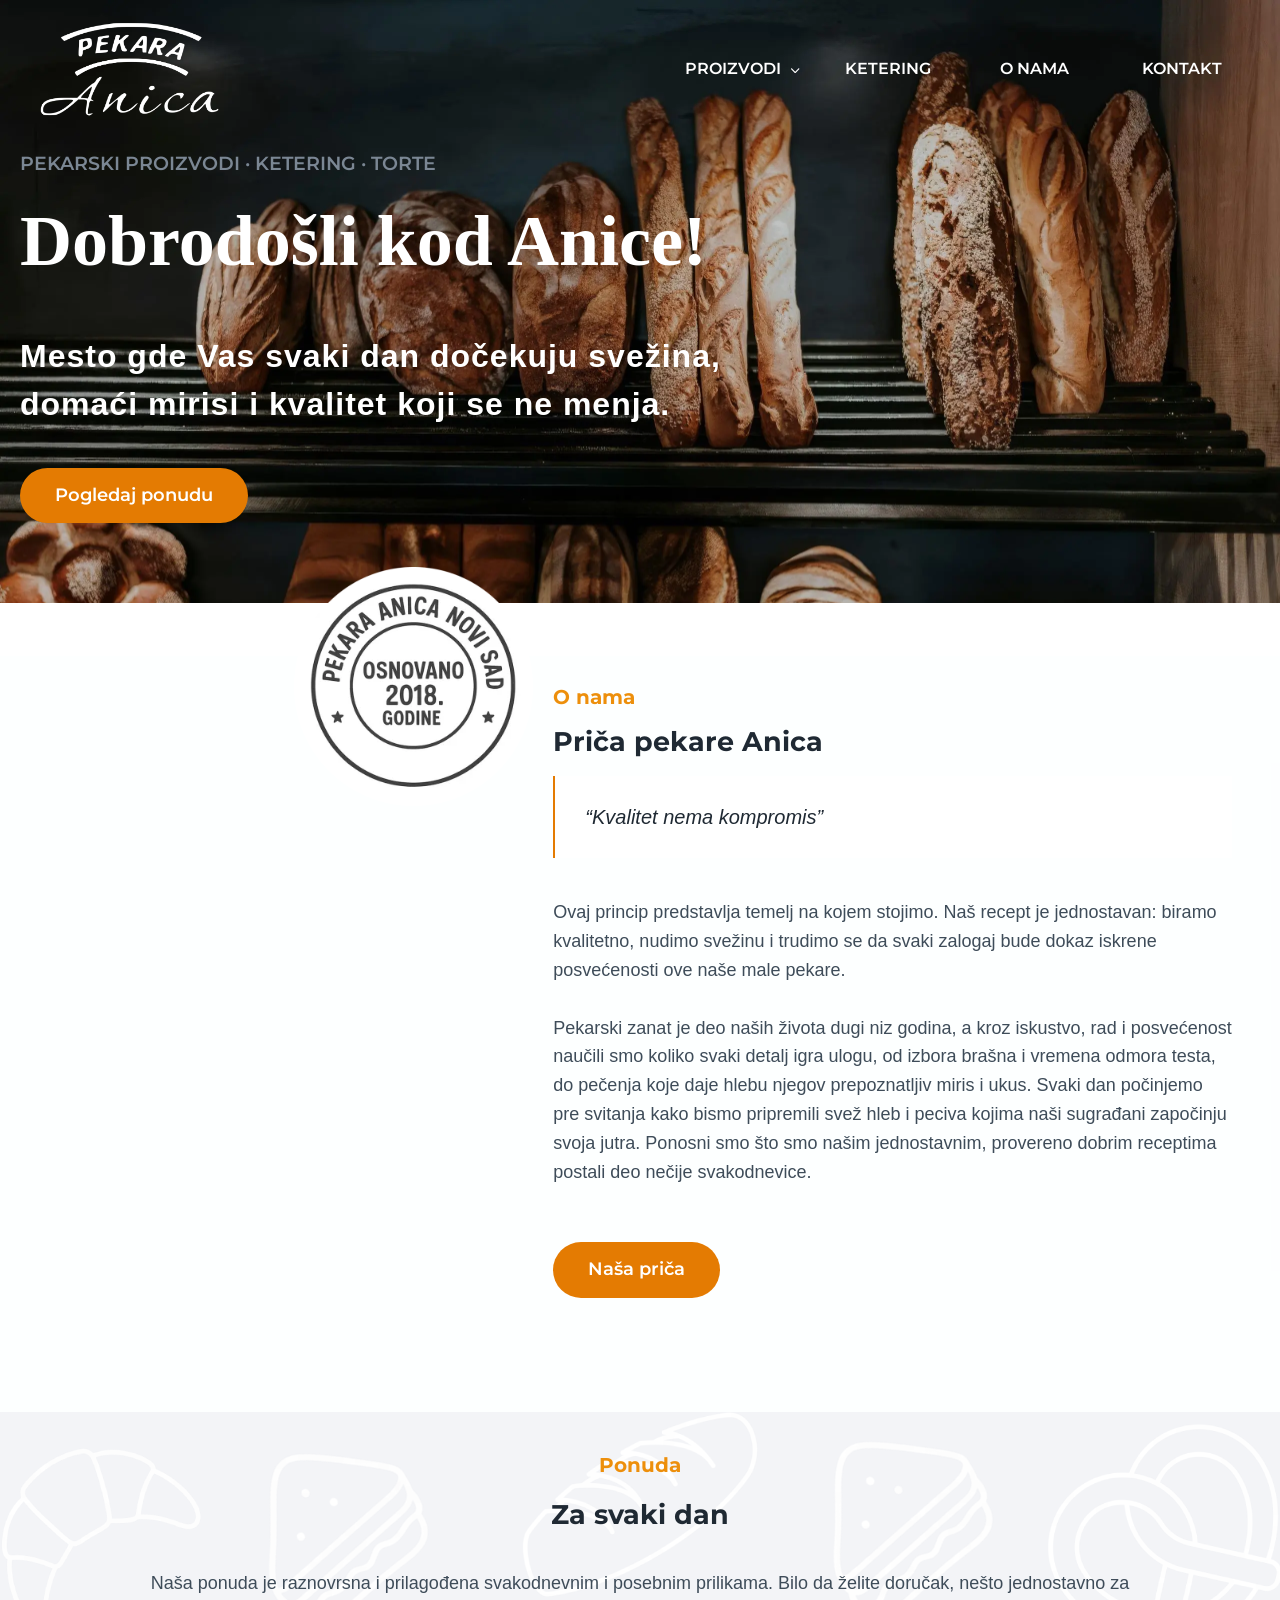
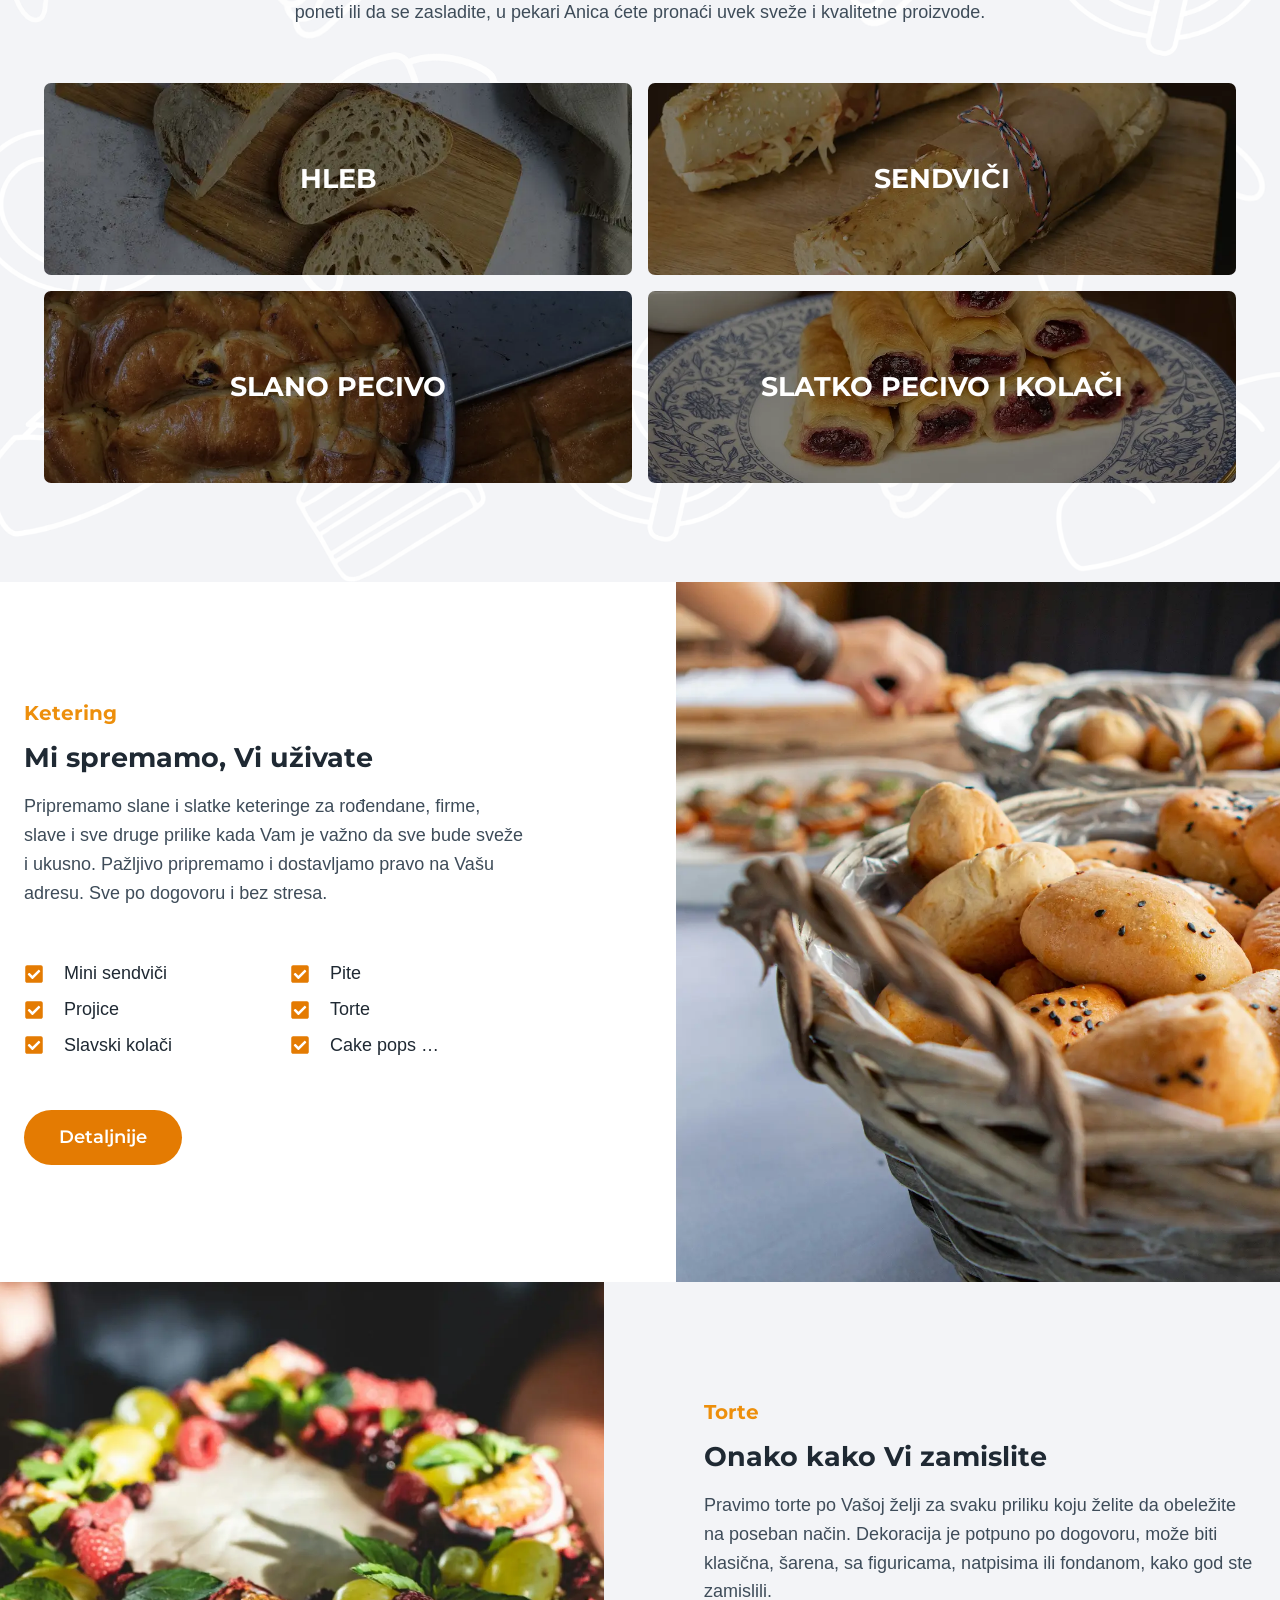
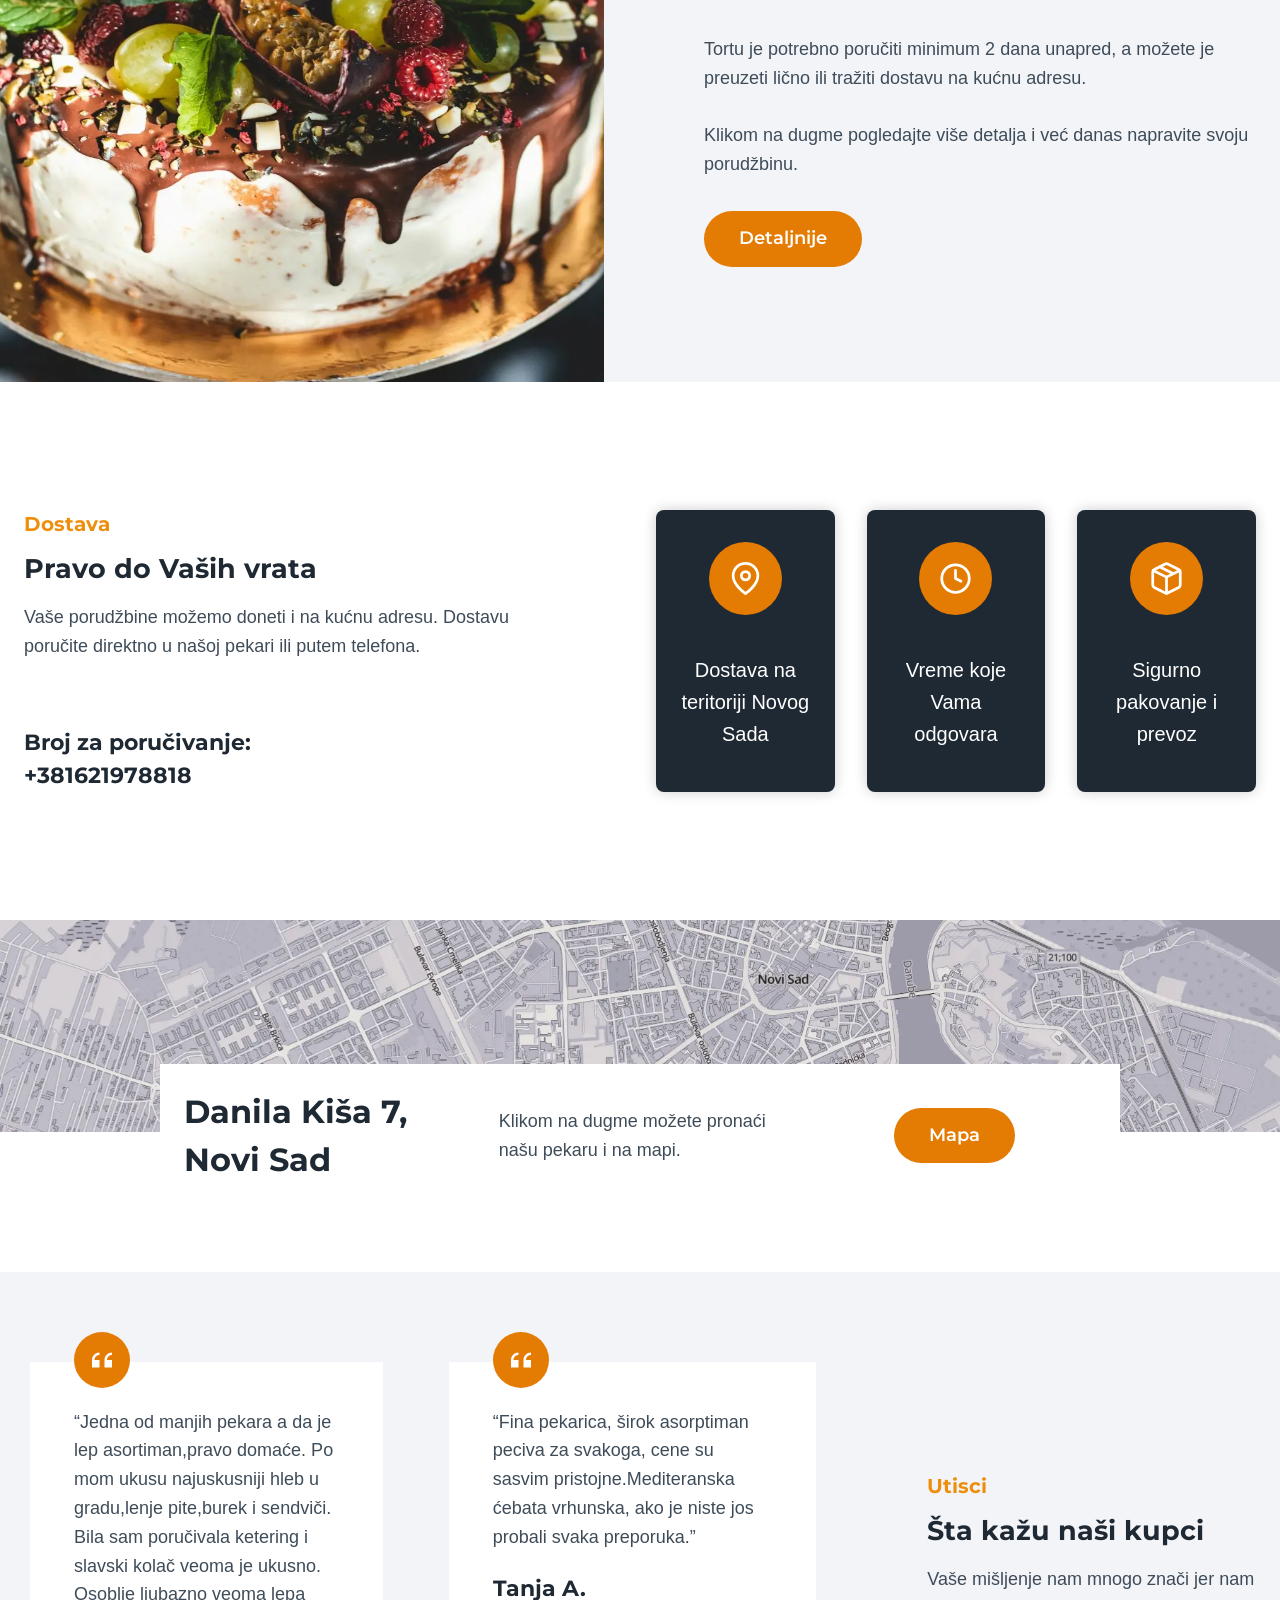
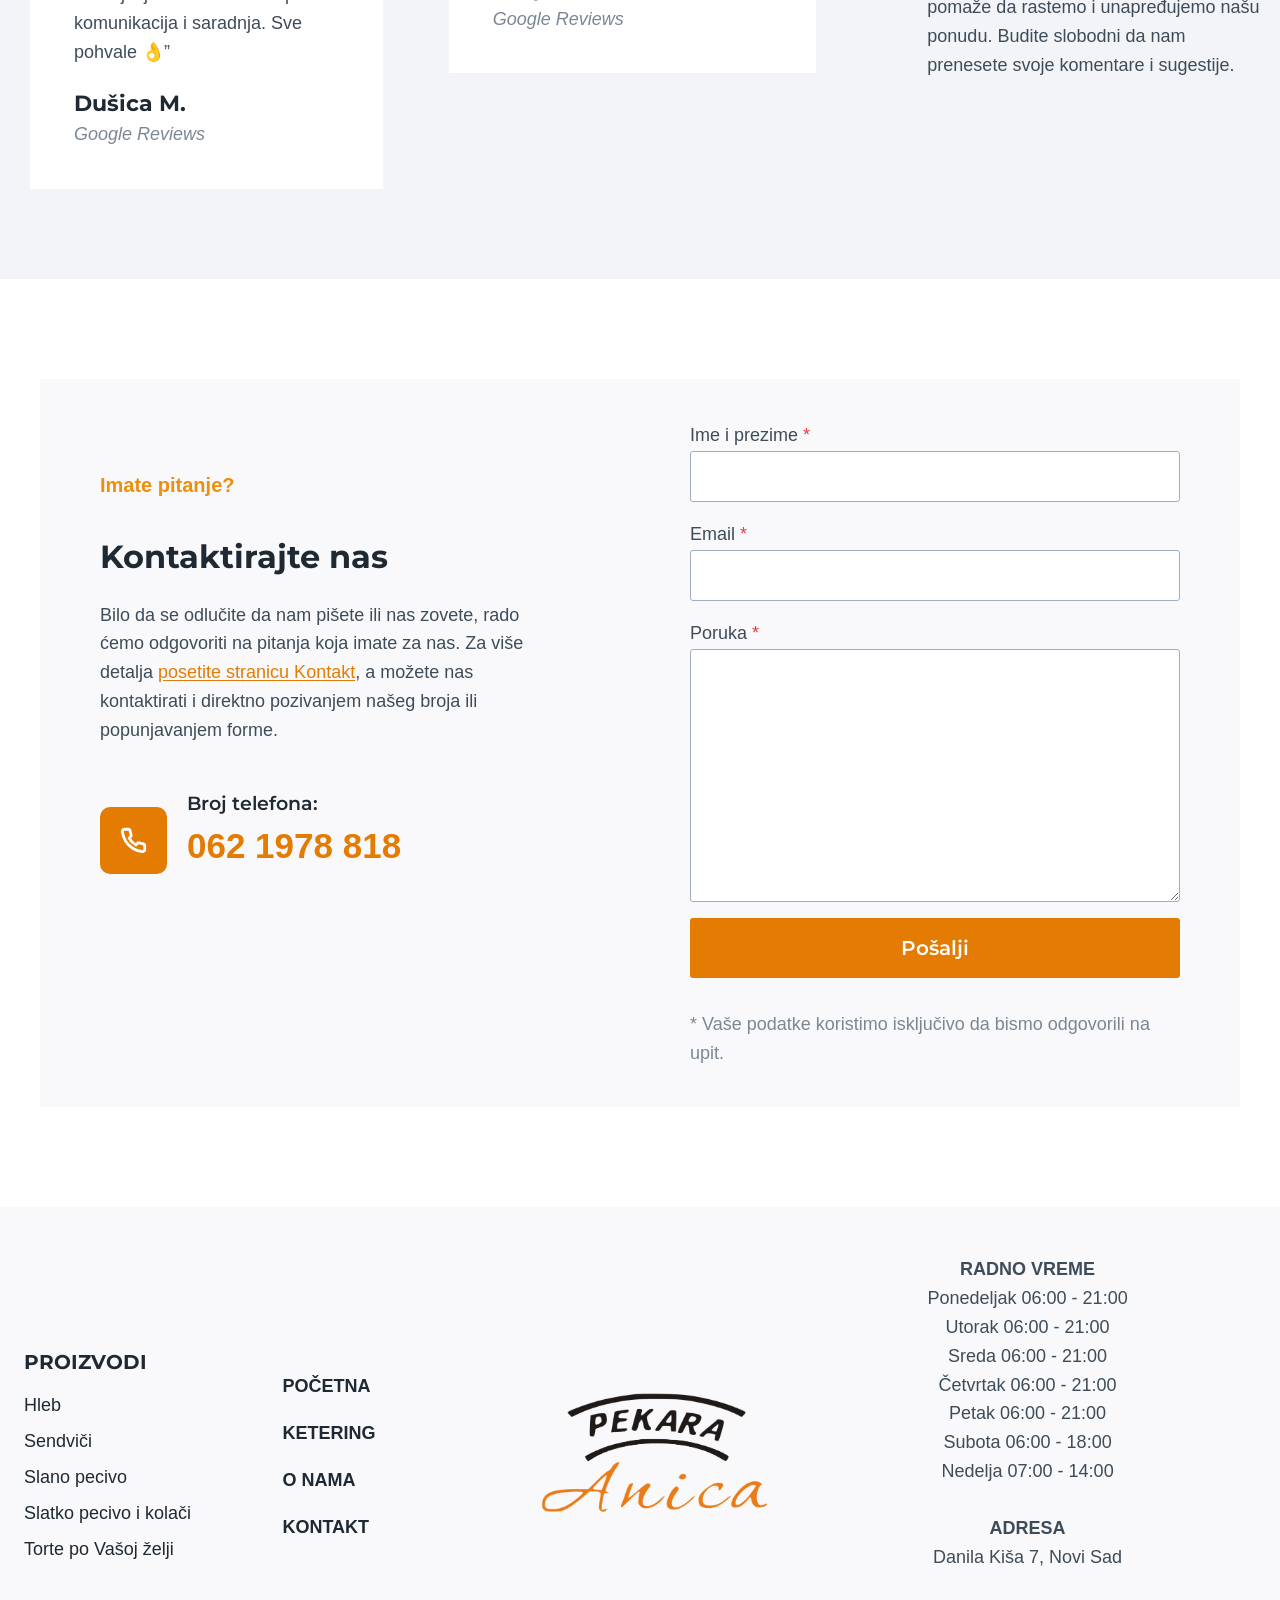
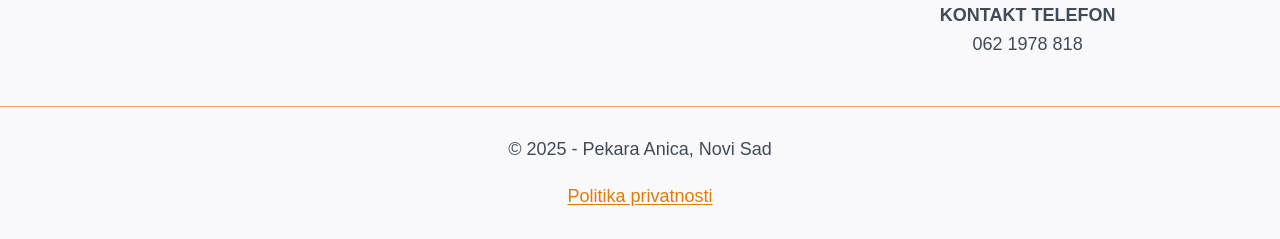
<file: index.html>
<!DOCTYPE html>
<html lang="en-US" class="no-js" itemtype="https://schema.org/WebPage" itemscope>
<head><meta charset="UTF-8">
	
	<meta name="viewport" content="width=device-width, initial-scale=1, minimum-scale=1">
	<meta name="robots" content="index, follow, max-image-preview:large, max-snippet:-1, max-video-preview:-1">

	<!-- This site is optimized with the Yoast SEO plugin v26.5 - https://yoast.com/wordpress/plugins/seo/ -->
	<title>Pekara Anica - sveže pecivo svakog dana</title>
	<meta name="description" content="Bilo da tražite tek pečen hleb, sendvič za užinu ili slatki zalogaj, neka vas miris toplog peciva povede do ulice Danila Kiša 7 u Novom Sadu.">
	<link rel="canonical" href="/">
	<meta property="og:locale" content="en_US">
	<meta property="og:type" content="website">
	<meta property="og:title" content="Pekara Anica - sveže pecivo svakog dana">
	<meta property="og:description" content="Bilo da tražite tek pečen hleb, sendvič za užinu ili slatki zalogaj, neka vas miris toplog peciva povede do ulice Danila Kiša 7 u Novom Sadu.">
	<meta property="og:url" content="/">
	<meta property="og:site_name" content="Pekara Anica">
	<meta property="article:publisher" content="https://www.facebook.com/pekaraanica">
	<meta property="article:modified_time" content="2025-12-05T03:04:49+00:00">
	<meta property="og:image" content="/wp-content/uploads/2025/10/stamp.webp">
	<meta property="og:image:width" content="684">
	<meta property="og:image:height" content="684">
	<meta property="og:image:type" content="image/webp">
	<meta name="twitter:card" content="summary_large_image">
	<script type="application/ld+json" class="yoast-schema-graph">{"@context":"https://schema.org","@graph":[{"@type":"WebPage","@id":"/","url":"/","name":"Pekara Anica - sveže pecivo svakog dana","isPartOf":{"@id":"/#website"},"about":{"@id":"/#organization"},"primaryImageOfPage":{"@id":"/#primaryimage"},"image":{"@id":"/#primaryimage"},"thumbnailUrl":"/wp-content/uploads/2025/10/stamp.webp","datePublished":"2022-06-06T10:32:12+00:00","dateModified":"2025-12-05T03:04:49+00:00","description":"Bilo da tražite tek pečen hleb, sendvič za užinu ili slatki zalogaj, neka vas miris toplog peciva povede do ulice Danila Kiša 7 u Novom Sadu.","breadcrumb":{"@id":"/#breadcrumb"},"inLanguage":"en-US","potentialAction":[{"@type":"ReadAction","target":["/"]}]},{"@type":"ImageObject","inLanguage":"en-US","@id":"/#primaryimage","url":"/wp-content/uploads/2025/10/stamp.webp","contentUrl":"/wp-content/uploads/2025/10/stamp.webp","width":684,"height":684},{"@type":"BreadcrumbList","@id":"/#breadcrumb","itemListElement":[{"@type":"ListItem","position":1,"name":"Home"}]},{"@type":"WebSite","@id":"/#website","url":"/","name":"Pekara Anica","description":"Sveže pecivo svakog dana","publisher":{"@id":"/#organization"},"potentialAction":[{"@type":"SearchAction","target":{"@type":"EntryPoint","urlTemplate":"/?s={search_term_string}"},"query-input":{"@type":"PropertyValueSpecification","valueRequired":true,"valueName":"search_term_string"}}],"inLanguage":"en-US"},{"@type":"Organization","@id":"/#organization","name":"Anica","url":"/","logo":{"@type":"ImageObject","inLanguage":"en-US","@id":"/#/schema/logo/image/","url":"/wp-content/uploads/2025/11/logo.png","contentUrl":"/wp-content/uploads/2025/11/logo.png","width":650,"height":355,"caption":"Anica"},"image":{"@id":"/#/schema/logo/image/"},"sameAs":["https://www.facebook.com/pekaraanica"]}]}</script>
	<!-- / Yoast SEO plugin. -->


<link rel="alternate" type="application/rss+xml" title="Pekara Anica » Feed" href="/feed/">
<link rel="alternate" type="application/rss+xml" title="Pekara Anica » Comments Feed" href="/comments/feed/">
			<script>document.documentElement.classList.remove( 'no-js' );</script>
			<link rel="alternate" title="oEmbed (JSON)" type="application/json+oembed" href="/wp-json/oembed/1.0/embed?url=%2F">
<link rel="alternate" title="oEmbed (XML)" type="text/xml+oembed" href="/wp-json/oembed/1.0/embed?url=%2F&amp;format=xml">
<style id="wp-img-auto-sizes-contain-inline-css">
img:is([sizes=auto i],[sizes^="auto," i]){contain-intrinsic-size:3000px 1500px}
/*# sourceURL=wp-img-auto-sizes-contain-inline-css */
</style>
<style id="wp-emoji-styles-inline-css">

	img.wp-smiley, img.emoji {
		display: inline !important;
		border: none !important;
		box-shadow: none !important;
		height: 1em !important;
		width: 1em !important;
		margin: 0 0.07em !important;
		vertical-align: -0.1em !important;
		background: none !important;
		padding: 0 !important;
	}
/*# sourceURL=wp-emoji-styles-inline-css */
</style>
<style id="wp-block-library-inline-css">
:root{--wp-block-synced-color:#7a00df;--wp-block-synced-color--rgb:122,0,223;--wp-bound-block-color:var(--wp-block-synced-color);--wp-editor-canvas-background:#ddd;--wp-admin-theme-color:#007cba;--wp-admin-theme-color--rgb:0,124,186;--wp-admin-theme-color-darker-10:#006ba1;--wp-admin-theme-color-darker-10--rgb:0,107,160.5;--wp-admin-theme-color-darker-20:#005a87;--wp-admin-theme-color-darker-20--rgb:0,90,135;--wp-admin-border-width-focus:2px}@media (min-resolution:192dpi){:root{--wp-admin-border-width-focus:1.5px}}.wp-element-button{cursor:pointer}:root .has-very-light-gray-background-color{background-color:#eee}:root .has-very-dark-gray-background-color{background-color:#313131}:root .has-very-light-gray-color{color:#eee}:root .has-very-dark-gray-color{color:#313131}:root .has-vivid-green-cyan-to-vivid-cyan-blue-gradient-background{background:linear-gradient(135deg,#00d084,#0693e3)}:root .has-purple-crush-gradient-background{background:linear-gradient(135deg,#34e2e4,#4721fb 50%,#ab1dfe)}:root .has-hazy-dawn-gradient-background{background:linear-gradient(135deg,#faaca8,#dad0ec)}:root .has-subdued-olive-gradient-background{background:linear-gradient(135deg,#fafae1,#67a671)}:root .has-atomic-cream-gradient-background{background:linear-gradient(135deg,#fdd79a,#004a59)}:root .has-nightshade-gradient-background{background:linear-gradient(135deg,#330968,#31cdcf)}:root .has-midnight-gradient-background{background:linear-gradient(135deg,#020381,#2874fc)}:root{--wp--preset--font-size--normal:16px;--wp--preset--font-size--huge:42px}.has-regular-font-size{font-size:1em}.has-larger-font-size{font-size:2.625em}.has-normal-font-size{font-size:var(--wp--preset--font-size--normal)}.has-huge-font-size{font-size:var(--wp--preset--font-size--huge)}.has-text-align-center{text-align:center}.has-text-align-left{text-align:left}.has-text-align-right{text-align:right}.has-fit-text{white-space:nowrap!important}#end-resizable-editor-section{display:none}.aligncenter{clear:both}.items-justified-left{justify-content:flex-start}.items-justified-center{justify-content:center}.items-justified-right{justify-content:flex-end}.items-justified-space-between{justify-content:space-between}.screen-reader-text{border:0;clip-path:inset(50%);height:1px;margin:-1px;overflow:hidden;padding:0;position:absolute;width:1px;word-wrap:normal!important}.screen-reader-text:focus{background-color:#ddd;clip-path:none;color:#444;display:block;font-size:1em;height:auto;left:5px;line-height:normal;padding:15px 23px 14px;text-decoration:none;top:5px;width:auto;z-index:100000}html :where(.has-border-color){border-style:solid}html :where([style*=border-top-color]){border-top-style:solid}html :where([style*=border-right-color]){border-right-style:solid}html :where([style*=border-bottom-color]){border-bottom-style:solid}html :where([style*=border-left-color]){border-left-style:solid}html :where([style*=border-width]){border-style:solid}html :where([style*=border-top-width]){border-top-style:solid}html :where([style*=border-right-width]){border-right-style:solid}html :where([style*=border-bottom-width]){border-bottom-style:solid}html :where([style*=border-left-width]){border-left-style:solid}html :where(img[class*=wp-image-]){height:auto;max-width:100%}:where(figure){margin:0 0 1em}html :where(.is-position-sticky){--wp-admin--admin-bar--position-offset:var(--wp-admin--admin-bar--height,0px)}@media screen and (max-width:600px){html :where(.is-position-sticky){--wp-admin--admin-bar--position-offset:0px}}

/*# sourceURL=wp-block-library-inline-css */
</style><style id="wp-block-image-inline-css">
.wp-block-image>a,.wp-block-image>figure>a{display:inline-block}.wp-block-image img{box-sizing:border-box;height:auto;max-width:100%;vertical-align:bottom}@media not (prefers-reduced-motion){.wp-block-image img.hide{visibility:hidden}.wp-block-image img.show{animation:show-content-image .4s}}.wp-block-image[style*=border-radius] img,.wp-block-image[style*=border-radius]>a{border-radius:inherit}.wp-block-image.has-custom-border img{box-sizing:border-box}.wp-block-image.aligncenter{text-align:center}.wp-block-image.alignfull>a,.wp-block-image.alignwide>a{width:100%}.wp-block-image.alignfull img,.wp-block-image.alignwide img{height:auto;width:100%}.wp-block-image .aligncenter,.wp-block-image .alignleft,.wp-block-image .alignright,.wp-block-image.aligncenter,.wp-block-image.alignleft,.wp-block-image.alignright{display:table}.wp-block-image .aligncenter>figcaption,.wp-block-image .alignleft>figcaption,.wp-block-image .alignright>figcaption,.wp-block-image.aligncenter>figcaption,.wp-block-image.alignleft>figcaption,.wp-block-image.alignright>figcaption{caption-side:bottom;display:table-caption}.wp-block-image .alignleft{float:left;margin:.5em 1em .5em 0}.wp-block-image .alignright{float:right;margin:.5em 0 .5em 1em}.wp-block-image .aligncenter{margin-left:auto;margin-right:auto}.wp-block-image :where(figcaption){margin-bottom:1em;margin-top:.5em}.wp-block-image.is-style-circle-mask img{border-radius:9999px}@supports ((-webkit-mask-image:none) or (mask-image:none)) or (-webkit-mask-image:none){.wp-block-image.is-style-circle-mask img{border-radius:0;-webkit-mask-image:url('data:image/svg+xml;utf8,<svg viewBox="0 0 100 100" xmlns="http://www.w3.org/2000/svg"><circle cx="50" cy="50" r="50"/>');mask-image:url('data:image/svg+xml;utf8,<svg viewBox="0 0 100 100" xmlns="http://www.w3.org/2000/svg"><circle cx="50" cy="50" r="50"/>');mask-mode:alpha;-webkit-mask-position:center;mask-position:center;-webkit-mask-repeat:no-repeat;mask-repeat:no-repeat;-webkit-mask-size:contain;mask-size:contain}}:root :where(.wp-block-image.is-style-rounded img,.wp-block-image .is-style-rounded img){border-radius:9999px}.wp-block-image figure{margin:0}.wp-lightbox-container{display:flex;flex-direction:column;position:relative}.wp-lightbox-container img{cursor:zoom-in}.wp-lightbox-container img:hover+button{opacity:1}.wp-lightbox-container button{align-items:center;backdrop-filter:blur(16px) saturate(180%);background-color:#5a5a5a40;border:none;border-radius:4px;cursor:zoom-in;display:flex;height:20px;justify-content:center;opacity:0;padding:0;position:absolute;right:16px;text-align:center;top:16px;width:20px;z-index:100}@media not (prefers-reduced-motion){.wp-lightbox-container button{transition:opacity .2s ease}}.wp-lightbox-container button:focus-visible{outline:3px auto #5a5a5a40;outline:3px auto -webkit-focus-ring-color;outline-offset:3px}.wp-lightbox-container button:hover{cursor:pointer;opacity:1}.wp-lightbox-container button:focus{opacity:1}.wp-lightbox-container button:focus,.wp-lightbox-container button:hover,.wp-lightbox-container button:not(:hover):not(:active):not(.has-background){background-color:#5a5a5a40;border:none}.wp-lightbox-overlay{box-sizing:border-box;cursor:zoom-out;height:100vh;left:0;overflow:hidden;position:fixed;top:0;visibility:hidden;width:100%;z-index:100000}.wp-lightbox-overlay .close-button{align-items:center;cursor:pointer;display:flex;justify-content:center;min-height:40px;min-width:40px;padding:0;position:absolute;right:calc(env(safe-area-inset-right) + 16px);top:calc(env(safe-area-inset-top) + 16px);z-index:5000000}.wp-lightbox-overlay .close-button:focus,.wp-lightbox-overlay .close-button:hover,.wp-lightbox-overlay .close-button:not(:hover):not(:active):not(.has-background){background:none;border:none}.wp-lightbox-overlay .lightbox-image-container{height:var(--wp--lightbox-container-height);left:50%;overflow:hidden;position:absolute;top:50%;transform:translate(-50%,-50%);transform-origin:top left;width:var(--wp--lightbox-container-width);z-index:9999999999}.wp-lightbox-overlay .wp-block-image{align-items:center;box-sizing:border-box;display:flex;height:100%;justify-content:center;margin:0;position:relative;transform-origin:0 0;width:100%;z-index:3000000}.wp-lightbox-overlay .wp-block-image img{height:var(--wp--lightbox-image-height);min-height:var(--wp--lightbox-image-height);min-width:var(--wp--lightbox-image-width);width:var(--wp--lightbox-image-width)}.wp-lightbox-overlay .wp-block-image figcaption{display:none}.wp-lightbox-overlay button{background:none;border:none}.wp-lightbox-overlay .scrim{background-color:#fff;height:100%;opacity:.9;position:absolute;width:100%;z-index:2000000}.wp-lightbox-overlay.active{visibility:visible}@media not (prefers-reduced-motion){.wp-lightbox-overlay.active{animation:turn-on-visibility .25s both}.wp-lightbox-overlay.active img{animation:turn-on-visibility .35s both}.wp-lightbox-overlay.show-closing-animation:not(.active){animation:turn-off-visibility .35s both}.wp-lightbox-overlay.show-closing-animation:not(.active) img{animation:turn-off-visibility .25s both}.wp-lightbox-overlay.zoom.active{animation:none;opacity:1;visibility:visible}.wp-lightbox-overlay.zoom.active .lightbox-image-container{animation:lightbox-zoom-in .4s}.wp-lightbox-overlay.zoom.active .lightbox-image-container img{animation:none}.wp-lightbox-overlay.zoom.active .scrim{animation:turn-on-visibility .4s forwards}.wp-lightbox-overlay.zoom.show-closing-animation:not(.active){animation:none}.wp-lightbox-overlay.zoom.show-closing-animation:not(.active) .lightbox-image-container{animation:lightbox-zoom-out .4s}.wp-lightbox-overlay.zoom.show-closing-animation:not(.active) .lightbox-image-container img{animation:none}.wp-lightbox-overlay.zoom.show-closing-animation:not(.active) .scrim{animation:turn-off-visibility .4s forwards}}@keyframes show-content-image{0%{visibility:hidden}99%{visibility:hidden}to{visibility:visible}}@keyframes turn-on-visibility{0%{opacity:0}to{opacity:1}}@keyframes turn-off-visibility{0%{opacity:1;visibility:visible}99%{opacity:0;visibility:visible}to{opacity:0;visibility:hidden}}@keyframes lightbox-zoom-in{0%{transform:translate(calc((-100vw + var(--wp--lightbox-scrollbar-width))/2 + var(--wp--lightbox-initial-left-position)),calc(-50vh + var(--wp--lightbox-initial-top-position))) scale(var(--wp--lightbox-scale))}to{transform:translate(-50%,-50%) scale(1)}}@keyframes lightbox-zoom-out{0%{transform:translate(-50%,-50%) scale(1);visibility:visible}99%{visibility:visible}to{transform:translate(calc((-100vw + var(--wp--lightbox-scrollbar-width))/2 + var(--wp--lightbox-initial-left-position)),calc(-50vh + var(--wp--lightbox-initial-top-position))) scale(var(--wp--lightbox-scale));visibility:hidden}}
/*# sourceURL=/wp-includes/blocks/image/style.min.css */
</style>
<style id="wp-block-group-inline-css">
.wp-block-group{box-sizing:border-box}:where(.wp-block-group.wp-block-group-is-layout-constrained){position:relative}
/*# sourceURL=/wp-includes/blocks/group/style.min.css */
</style>
<style id="wp-block-paragraph-inline-css">
.is-small-text{font-size:.875em}.is-regular-text{font-size:1em}.is-large-text{font-size:2.25em}.is-larger-text{font-size:3em}.has-drop-cap:not(:focus):first-letter{float:left;font-size:8.4em;font-style:normal;font-weight:100;line-height:.68;margin:.05em .1em 0 0;text-transform:uppercase}body.rtl .has-drop-cap:not(:focus):first-letter{float:none;margin-left:.1em}p.has-drop-cap.has-background{overflow:hidden}:root :where(p.has-background){padding:1.25em 2.375em}:where(p.has-text-color:not(.has-link-color)) a{color:inherit}p.has-text-align-left[style*="writing-mode:vertical-lr"],p.has-text-align-right[style*="writing-mode:vertical-rl"]{rotate:180deg}
/*# sourceURL=/wp-includes/blocks/paragraph/style.min.css */
</style>
<style id="global-styles-inline-css">
:root{--wp--preset--aspect-ratio--square: 1;--wp--preset--aspect-ratio--4-3: 4/3;--wp--preset--aspect-ratio--3-4: 3/4;--wp--preset--aspect-ratio--3-2: 3/2;--wp--preset--aspect-ratio--2-3: 2/3;--wp--preset--aspect-ratio--16-9: 16/9;--wp--preset--aspect-ratio--9-16: 9/16;--wp--preset--color--black: #000000;--wp--preset--color--cyan-bluish-gray: #abb8c3;--wp--preset--color--white: #ffffff;--wp--preset--color--pale-pink: #f78da7;--wp--preset--color--vivid-red: #cf2e2e;--wp--preset--color--luminous-vivid-orange: #ff6900;--wp--preset--color--luminous-vivid-amber: #fcb900;--wp--preset--color--light-green-cyan: #7bdcb5;--wp--preset--color--vivid-green-cyan: #00d084;--wp--preset--color--pale-cyan-blue: #8ed1fc;--wp--preset--color--vivid-cyan-blue: #0693e3;--wp--preset--color--vivid-purple: #9b51e0;--wp--preset--color--theme-palette-1: var(--global-palette1);--wp--preset--color--theme-palette-2: var(--global-palette2);--wp--preset--color--theme-palette-3: var(--global-palette3);--wp--preset--color--theme-palette-4: var(--global-palette4);--wp--preset--color--theme-palette-5: var(--global-palette5);--wp--preset--color--theme-palette-6: var(--global-palette6);--wp--preset--color--theme-palette-7: var(--global-palette7);--wp--preset--color--theme-palette-8: var(--global-palette8);--wp--preset--color--theme-palette-9: var(--global-palette9);--wp--preset--color--theme-palette-10: var(--global-palette10);--wp--preset--color--theme-palette-11: var(--global-palette11);--wp--preset--color--theme-palette-12: var(--global-palette12);--wp--preset--color--theme-palette-13: var(--global-palette13);--wp--preset--color--theme-palette-14: var(--global-palette14);--wp--preset--color--theme-palette-15: var(--global-palette15);--wp--preset--gradient--vivid-cyan-blue-to-vivid-purple: linear-gradient(135deg,rgb(6,147,227) 0%,rgb(155,81,224) 100%);--wp--preset--gradient--light-green-cyan-to-vivid-green-cyan: linear-gradient(135deg,rgb(122,220,180) 0%,rgb(0,208,130) 100%);--wp--preset--gradient--luminous-vivid-amber-to-luminous-vivid-orange: linear-gradient(135deg,rgb(252,185,0) 0%,rgb(255,105,0) 100%);--wp--preset--gradient--luminous-vivid-orange-to-vivid-red: linear-gradient(135deg,rgb(255,105,0) 0%,rgb(207,46,46) 100%);--wp--preset--gradient--very-light-gray-to-cyan-bluish-gray: linear-gradient(135deg,rgb(238,238,238) 0%,rgb(169,184,195) 100%);--wp--preset--gradient--cool-to-warm-spectrum: linear-gradient(135deg,rgb(74,234,220) 0%,rgb(151,120,209) 20%,rgb(207,42,186) 40%,rgb(238,44,130) 60%,rgb(251,105,98) 80%,rgb(254,248,76) 100%);--wp--preset--gradient--blush-light-purple: linear-gradient(135deg,rgb(255,206,236) 0%,rgb(152,150,240) 100%);--wp--preset--gradient--blush-bordeaux: linear-gradient(135deg,rgb(254,205,165) 0%,rgb(254,45,45) 50%,rgb(107,0,62) 100%);--wp--preset--gradient--luminous-dusk: linear-gradient(135deg,rgb(255,203,112) 0%,rgb(199,81,192) 50%,rgb(65,88,208) 100%);--wp--preset--gradient--pale-ocean: linear-gradient(135deg,rgb(255,245,203) 0%,rgb(182,227,212) 50%,rgb(51,167,181) 100%);--wp--preset--gradient--electric-grass: linear-gradient(135deg,rgb(202,248,128) 0%,rgb(113,206,126) 100%);--wp--preset--gradient--midnight: linear-gradient(135deg,rgb(2,3,129) 0%,rgb(40,116,252) 100%);--wp--preset--font-size--small: var(--global-font-size-small);--wp--preset--font-size--medium: var(--global-font-size-medium);--wp--preset--font-size--large: var(--global-font-size-large);--wp--preset--font-size--x-large: 42px;--wp--preset--font-size--larger: var(--global-font-size-larger);--wp--preset--font-size--xxlarge: var(--global-font-size-xxlarge);--wp--preset--spacing--20: 0.44rem;--wp--preset--spacing--30: 0.67rem;--wp--preset--spacing--40: 1rem;--wp--preset--spacing--50: 1.5rem;--wp--preset--spacing--60: 2.25rem;--wp--preset--spacing--70: 3.38rem;--wp--preset--spacing--80: 5.06rem;--wp--preset--shadow--natural: 6px 6px 9px rgba(0, 0, 0, 0.2);--wp--preset--shadow--deep: 12px 12px 50px rgba(0, 0, 0, 0.4);--wp--preset--shadow--sharp: 6px 6px 0px rgba(0, 0, 0, 0.2);--wp--preset--shadow--outlined: 6px 6px 0px -3px rgb(255, 255, 255), 6px 6px rgb(0, 0, 0);--wp--preset--shadow--crisp: 6px 6px 0px rgb(0, 0, 0);}:where(.is-layout-flex){gap: 0.5em;}:where(.is-layout-grid){gap: 0.5em;}body .is-layout-flex{display: flex;}.is-layout-flex{flex-wrap: wrap;align-items: center;}.is-layout-flex > :is(*, div){margin: 0;}body .is-layout-grid{display: grid;}.is-layout-grid > :is(*, div){margin: 0;}:where(.wp-block-columns.is-layout-flex){gap: 2em;}:where(.wp-block-columns.is-layout-grid){gap: 2em;}:where(.wp-block-post-template.is-layout-flex){gap: 1.25em;}:where(.wp-block-post-template.is-layout-grid){gap: 1.25em;}.has-black-color{color: var(--wp--preset--color--black) !important;}.has-cyan-bluish-gray-color{color: var(--wp--preset--color--cyan-bluish-gray) !important;}.has-white-color{color: var(--wp--preset--color--white) !important;}.has-pale-pink-color{color: var(--wp--preset--color--pale-pink) !important;}.has-vivid-red-color{color: var(--wp--preset--color--vivid-red) !important;}.has-luminous-vivid-orange-color{color: var(--wp--preset--color--luminous-vivid-orange) !important;}.has-luminous-vivid-amber-color{color: var(--wp--preset--color--luminous-vivid-amber) !important;}.has-light-green-cyan-color{color: var(--wp--preset--color--light-green-cyan) !important;}.has-vivid-green-cyan-color{color: var(--wp--preset--color--vivid-green-cyan) !important;}.has-pale-cyan-blue-color{color: var(--wp--preset--color--pale-cyan-blue) !important;}.has-vivid-cyan-blue-color{color: var(--wp--preset--color--vivid-cyan-blue) !important;}.has-vivid-purple-color{color: var(--wp--preset--color--vivid-purple) !important;}.has-black-background-color{background-color: var(--wp--preset--color--black) !important;}.has-cyan-bluish-gray-background-color{background-color: var(--wp--preset--color--cyan-bluish-gray) !important;}.has-white-background-color{background-color: var(--wp--preset--color--white) !important;}.has-pale-pink-background-color{background-color: var(--wp--preset--color--pale-pink) !important;}.has-vivid-red-background-color{background-color: var(--wp--preset--color--vivid-red) !important;}.has-luminous-vivid-orange-background-color{background-color: var(--wp--preset--color--luminous-vivid-orange) !important;}.has-luminous-vivid-amber-background-color{background-color: var(--wp--preset--color--luminous-vivid-amber) !important;}.has-light-green-cyan-background-color{background-color: var(--wp--preset--color--light-green-cyan) !important;}.has-vivid-green-cyan-background-color{background-color: var(--wp--preset--color--vivid-green-cyan) !important;}.has-pale-cyan-blue-background-color{background-color: var(--wp--preset--color--pale-cyan-blue) !important;}.has-vivid-cyan-blue-background-color{background-color: var(--wp--preset--color--vivid-cyan-blue) !important;}.has-vivid-purple-background-color{background-color: var(--wp--preset--color--vivid-purple) !important;}.has-black-border-color{border-color: var(--wp--preset--color--black) !important;}.has-cyan-bluish-gray-border-color{border-color: var(--wp--preset--color--cyan-bluish-gray) !important;}.has-white-border-color{border-color: var(--wp--preset--color--white) !important;}.has-pale-pink-border-color{border-color: var(--wp--preset--color--pale-pink) !important;}.has-vivid-red-border-color{border-color: var(--wp--preset--color--vivid-red) !important;}.has-luminous-vivid-orange-border-color{border-color: var(--wp--preset--color--luminous-vivid-orange) !important;}.has-luminous-vivid-amber-border-color{border-color: var(--wp--preset--color--luminous-vivid-amber) !important;}.has-light-green-cyan-border-color{border-color: var(--wp--preset--color--light-green-cyan) !important;}.has-vivid-green-cyan-border-color{border-color: var(--wp--preset--color--vivid-green-cyan) !important;}.has-pale-cyan-blue-border-color{border-color: var(--wp--preset--color--pale-cyan-blue) !important;}.has-vivid-cyan-blue-border-color{border-color: var(--wp--preset--color--vivid-cyan-blue) !important;}.has-vivid-purple-border-color{border-color: var(--wp--preset--color--vivid-purple) !important;}.has-vivid-cyan-blue-to-vivid-purple-gradient-background{background: var(--wp--preset--gradient--vivid-cyan-blue-to-vivid-purple) !important;}.has-light-green-cyan-to-vivid-green-cyan-gradient-background{background: var(--wp--preset--gradient--light-green-cyan-to-vivid-green-cyan) !important;}.has-luminous-vivid-amber-to-luminous-vivid-orange-gradient-background{background: var(--wp--preset--gradient--luminous-vivid-amber-to-luminous-vivid-orange) !important;}.has-luminous-vivid-orange-to-vivid-red-gradient-background{background: var(--wp--preset--gradient--luminous-vivid-orange-to-vivid-red) !important;}.has-very-light-gray-to-cyan-bluish-gray-gradient-background{background: var(--wp--preset--gradient--very-light-gray-to-cyan-bluish-gray) !important;}.has-cool-to-warm-spectrum-gradient-background{background: var(--wp--preset--gradient--cool-to-warm-spectrum) !important;}.has-blush-light-purple-gradient-background{background: var(--wp--preset--gradient--blush-light-purple) !important;}.has-blush-bordeaux-gradient-background{background: var(--wp--preset--gradient--blush-bordeaux) !important;}.has-luminous-dusk-gradient-background{background: var(--wp--preset--gradient--luminous-dusk) !important;}.has-pale-ocean-gradient-background{background: var(--wp--preset--gradient--pale-ocean) !important;}.has-electric-grass-gradient-background{background: var(--wp--preset--gradient--electric-grass) !important;}.has-midnight-gradient-background{background: var(--wp--preset--gradient--midnight) !important;}.has-small-font-size{font-size: var(--wp--preset--font-size--small) !important;}.has-medium-font-size{font-size: var(--wp--preset--font-size--medium) !important;}.has-large-font-size{font-size: var(--wp--preset--font-size--large) !important;}.has-x-large-font-size{font-size: var(--wp--preset--font-size--x-large) !important;}
/*# sourceURL=global-styles-inline-css */
</style>

<style id="classic-theme-styles-inline-css">
/*! This file is auto-generated */
.wp-block-button__link{color:#fff;background-color:#32373c;border-radius:9999px;box-shadow:none;text-decoration:none;padding:calc(.667em + 2px) calc(1.333em + 2px);font-size:1.125em}.wp-block-file__button{background:#32373c;color:#fff;text-decoration:none}
/*# sourceURL=/wp-includes/css/classic-themes.min.css */
</style>
<link rel="stylesheet" id="parent-style-css" href="/wp-content/themes/kadence/style.css?ver=6.9" media="all">
<link rel="stylesheet" id="child-style-css" href="/wp-content/themes/kadence-child/style.css?ver=1.0" media="all">
<link rel="stylesheet" id="kadence-global-css" href="/wp-content/themes/kadence/assets/css/global.min.css?ver=1.4.2" media="all">
<style id="kadence-global-inline-css">
/* Kadence Base CSS */
:root{--global-palette1:#e47b02;--global-palette2:#ed8f0c;--global-palette3:#1f2933;--global-palette4:#3e4c59;--global-palette5:#52606d;--global-palette6:#7b8794;--global-palette7:#f3f4f7;--global-palette8:#f9f9fb;--global-palette9:#ffffff;--global-palette10:oklch(from var(--global-palette1) calc(l + 0.10 * (1 - l)) calc(c * 1.00) calc(h + 180) / 100%);--global-palette11:#13612e;--global-palette12:#1159af;--global-palette13:#b82105;--global-palette14:#f7630c;--global-palette15:#f5a524;--global-palette9rgb:255, 255, 255;--global-palette-highlight:var(--global-palette1);--global-palette-highlight-alt:var(--global-palette1);--global-palette-highlight-alt2:var(--global-palette9);--global-palette-btn-bg:var(--global-palette1);--global-palette-btn-bg-hover:#ffab35;--global-palette-btn:#ffffff;--global-palette-btn-hover:var(--global-palette9);--global-palette-btn-sec-bg:var(--global-palette7);--global-palette-btn-sec-bg-hover:var(--global-palette2);--global-palette-btn-sec:var(--global-palette3);--global-palette-btn-sec-hover:var(--global-palette9);--global-body-font-family:-apple-system,BlinkMacSystemFont,"Segoe UI",Roboto,Oxygen-Sans,Ubuntu,Cantarell,"Helvetica Neue",sans-serif, "Apple Color Emoji", "Segoe UI Emoji", "Segoe UI Symbol";--global-heading-font-family:Montserrat, sans-serif;--global-primary-nav-font-family:Montserrat, sans-serif;--global-fallback-font:sans-serif;--global-display-fallback-font:sans-serif;--global-content-width:1290px;--global-content-wide-width:calc(1290px + 230px);--global-content-narrow-width:842px;--global-content-edge-padding:1.5rem;--global-content-boxed-padding:2rem;--global-calc-content-width:calc(1290px - var(--global-content-edge-padding) - var(--global-content-edge-padding) );--wp--style--global--content-size:var(--global-calc-content-width);}.wp-site-blocks{--global-vw:calc( 100vw - ( 0.5 * var(--scrollbar-offset)));}body{background:var(--global-palette8);}body, input, select, optgroup, textarea{font-style:normal;font-weight:400;font-size:18px;line-height:1.6;font-family:var(--global-body-font-family);color:var(--global-palette4);}.content-bg, body.content-style-unboxed .site{background:var(--global-palette9);}h1,h2,h3,h4,h5,h6{font-family:var(--global-heading-font-family);}h1{font-style:normal;font-weight:700;font-size:50px;line-height:1.4;text-transform:capitalize;color:var(--global-palette3);}h2{font-style:normal;font-weight:700;font-size:32px;line-height:1.5;color:var(--global-palette3);}h3{font-style:normal;font-weight:700;font-size:27px;line-height:1.5;color:var(--global-palette3);}h4{font-style:normal;font-weight:700;font-size:24px;line-height:1.5;color:var(--global-palette3);}h5{font-style:normal;font-weight:700;font-size:22px;line-height:1.5;color:var(--global-palette3);}h6{font-style:normal;font-weight:600;font-size:19px;line-height:1.5;text-transform:capitalize;color:var(--global-palette1);}@media all and (max-width: 1024px){h1{font-size:45px;}}@media all and (max-width: 767px){h1{font-size:36px;}}.entry-hero .kadence-breadcrumbs{max-width:1290px;}.site-container, .site-header-row-layout-contained, .site-footer-row-layout-contained, .entry-hero-layout-contained, .comments-area, .alignfull > .wp-block-cover__inner-container, .alignwide > .wp-block-cover__inner-container{max-width:var(--global-content-width);}.content-width-narrow .content-container.site-container, .content-width-narrow .hero-container.site-container{max-width:var(--global-content-narrow-width);}@media all and (min-width: 1520px){.wp-site-blocks .content-container  .alignwide{margin-left:-115px;margin-right:-115px;width:unset;max-width:unset;}}@media all and (min-width: 1102px){.content-width-narrow .wp-site-blocks .content-container .alignwide{margin-left:-130px;margin-right:-130px;width:unset;max-width:unset;}}.content-style-boxed .wp-site-blocks .entry-content .alignwide{margin-left:calc( -1 * var( --global-content-boxed-padding ) );margin-right:calc( -1 * var( --global-content-boxed-padding ) );}.content-area{margin-top:5rem;margin-bottom:5rem;}@media all and (max-width: 1024px){.content-area{margin-top:3rem;margin-bottom:3rem;}}@media all and (max-width: 767px){.content-area{margin-top:2rem;margin-bottom:2rem;}}@media all and (max-width: 1024px){:root{--global-content-boxed-padding:2rem;}}@media all and (max-width: 767px){:root{--global-content-boxed-padding:1.5rem;}}.entry-content-wrap{padding:2rem;}@media all and (max-width: 1024px){.entry-content-wrap{padding:2rem;}}@media all and (max-width: 767px){.entry-content-wrap{padding:1.5rem;}}.entry.single-entry{box-shadow:0px 15px 15px -10px rgba(0,0,0,0.05);}.entry.loop-entry{box-shadow:0px 15px 15px -10px rgba(140,202,245,0.18);}.loop-entry .entry-content-wrap{padding:2rem;}@media all and (max-width: 1024px){.loop-entry .entry-content-wrap{padding:2rem;}}@media all and (max-width: 767px){.loop-entry .entry-content-wrap{padding:1.5rem;}}button, .button, .wp-block-button__link, input[type="button"], input[type="reset"], input[type="submit"], .fl-button, .elementor-button-wrapper .elementor-button, .wc-block-components-checkout-place-order-button, .wc-block-cart__submit{font-style:normal;font-weight:600;line-height:1.2;letter-spacing:0em;font-family:Montserrat, sans-serif;text-transform:capitalize;border-radius:100px;padding:17px 35px 17px 35px;box-shadow:0px 0px 0px -7px rgba(0,0,0,0);}.wp-block-button.is-style-outline .wp-block-button__link{padding:17px 35px 17px 35px;}button:hover, button:focus, button:active, .button:hover, .button:focus, .button:active, .wp-block-button__link:hover, .wp-block-button__link:focus, .wp-block-button__link:active, input[type="button"]:hover, input[type="button"]:focus, input[type="button"]:active, input[type="reset"]:hover, input[type="reset"]:focus, input[type="reset"]:active, input[type="submit"]:hover, input[type="submit"]:focus, input[type="submit"]:active, .elementor-button-wrapper .elementor-button:hover, .elementor-button-wrapper .elementor-button:focus, .elementor-button-wrapper .elementor-button:active, .wc-block-cart__submit:hover{box-shadow:0px 15px 25px -7px rgba(0,0,0,0);}.kb-button.kb-btn-global-outline.kb-btn-global-inherit{padding-top:calc(17px - 2px);padding-right:calc(35px - 2px);padding-bottom:calc(17px - 2px);padding-left:calc(35px - 2px);}button.button-style-secondary, .button.button-style-secondary, .wp-block-button__link.button-style-secondary, input[type="button"].button-style-secondary, input[type="reset"].button-style-secondary, input[type="submit"].button-style-secondary, .fl-button.button-style-secondary, .elementor-button-wrapper .elementor-button.button-style-secondary, .wc-block-components-checkout-place-order-button.button-style-secondary, .wc-block-cart__submit.button-style-secondary{font-style:normal;font-weight:600;line-height:1.2;letter-spacing:0em;font-family:Montserrat, sans-serif;text-transform:capitalize;}@media all and (min-width: 1025px){.transparent-header .entry-hero .entry-hero-container-inner{padding-top:80px;}}@media all and (max-width: 1024px){.mobile-transparent-header .entry-hero .entry-hero-container-inner{padding-top:80px;}}@media all and (max-width: 767px){.mobile-transparent-header .entry-hero .entry-hero-container-inner{padding-top:80px;}}.wp-site-blocks .page-title h1{font-style:normal;}.entry-hero.page-hero-section .entry-header{min-height:200px;}.loop-entry.type-post h2.entry-title{font-style:normal;font-size:24px;line-height:1.3;color:var(--global-palette3);}@media all and (max-width: 1024px){.loop-entry.type-post h2.entry-title{font-size:24px;}}
/* Kadence Header CSS */
@media all and (max-width: 1024px){.mobile-transparent-header #masthead{position:absolute;left:0px;right:0px;z-index:100;}.kadence-scrollbar-fixer.mobile-transparent-header #masthead{right:var(--scrollbar-offset,0);}.mobile-transparent-header #masthead, .mobile-transparent-header .site-top-header-wrap .site-header-row-container-inner, .mobile-transparent-header .site-main-header-wrap .site-header-row-container-inner, .mobile-transparent-header .site-bottom-header-wrap .site-header-row-container-inner{background:transparent;}.site-header-row-tablet-layout-fullwidth, .site-header-row-tablet-layout-standard{padding:0px;}}@media all and (min-width: 1025px){.transparent-header #masthead{position:absolute;left:0px;right:0px;z-index:100;}.transparent-header.kadence-scrollbar-fixer #masthead{right:var(--scrollbar-offset,0);}.transparent-header #masthead, .transparent-header .site-top-header-wrap .site-header-row-container-inner, .transparent-header .site-main-header-wrap .site-header-row-container-inner, .transparent-header .site-bottom-header-wrap .site-header-row-container-inner{background:transparent;}}.site-branding a.brand img{max-width:180px;}.site-branding a.brand img.svg-logo-image{width:180px;}@media all and (max-width: 767px){.site-branding a.brand img{max-width:100px;}.site-branding a.brand img.svg-logo-image{width:100px;}}.site-branding{padding:0px 0px 0px 0px;}@media all and (max-width: 1024px){.site-branding{padding:5px 0px 0px 0px;}}#masthead, #masthead .kadence-sticky-header.item-is-fixed:not(.item-at-start):not(.site-header-row-container):not(.site-main-header-wrap), #masthead .kadence-sticky-header.item-is-fixed:not(.item-at-start) > .site-header-row-container-inner{background:#ffffff;}.site-main-header-inner-wrap{min-height:80px;}.site-main-header-wrap .site-header-row-container-inner>.site-container{padding:20px 25px 20px 40px;}@media all and (max-width: 1024px){.site-main-header-wrap .site-header-row-container-inner>.site-container{padding:11px 50px 11px 35px;}}@media all and (max-width: 767px){.site-main-header-wrap .site-header-row-container-inner>.site-container{padding:3px 14px 3px 14px;}}.site-main-header-wrap.site-header-row-container.site-header-focus-item.site-header-row-layout-standard.kadence-sticky-header.item-is-fixed.item-is-stuck, .site-header-upper-inner-wrap.kadence-sticky-header.item-is-fixed.item-is-stuck, .site-header-inner-wrap.kadence-sticky-header.item-is-fixed.item-is-stuck, .site-top-header-wrap.site-header-row-container.site-header-focus-item.site-header-row-layout-standard.kadence-sticky-header.item-is-fixed.item-is-stuck, .site-bottom-header-wrap.site-header-row-container.site-header-focus-item.site-header-row-layout-standard.kadence-sticky-header.item-is-fixed.item-is-stuck{box-shadow:0px 0px 0px 0px rgba(0,0,0,0);}.transparent-header .header-navigation .header-menu-container > ul > li.menu-item > a{color:var(--global-palette9);}.mobile-transparent-header .mobile-toggle-open-container .menu-toggle-open, .transparent-header .search-toggle-open-container .search-toggle-open{color:var(--global-palette9);}.transparent-header .header-navigation .header-menu-container > ul > li.menu-item > a:hover{color:var(--global-palette2);}.mobile-transparent-header .mobile-toggle-open-container .menu-toggle-open:hover, .transparent-header .mobile-toggle-open-container .menu-toggle-open:focus, .transparent-header .search-toggle-open-container .search-toggle-open:hover, .transparent-header .search-toggle-open-container .search-toggle-open:focus{color:var(--global-palette2);}.transparent-header .header-social-wrap a.social-button, .mobile-transparent-header #mobile-header .header-mobile-social-wrap a.social-button{color:var(--global-palette9);background:rgba(0,0,0,0);}.transparent-header .header-social-wrap a.social-button:hover, .mobile-transparent-header #mobile-header .header-mobile-social-wrap a.social-button:hover{background:var(--global-palette1);}.header-navigation[class*="header-navigation-style-underline"] .header-menu-container.primary-menu-container>ul>li>a:after{width:calc( 100% - 1.7em);}.main-navigation .primary-menu-container > ul > li.menu-item > a{padding-left:calc(1.7em / 2);padding-right:calc(1.7em / 2);padding-top:0.6em;padding-bottom:0.6em;color:var(--global-palette3);}.main-navigation .primary-menu-container > ul > li.menu-item .dropdown-nav-special-toggle{right:calc(1.7em / 2);}.main-navigation .primary-menu-container > ul li.menu-item > a{font-style:normal;font-weight:600;font-size:16px;font-family:var(--global-primary-nav-font-family);}.main-navigation .primary-menu-container > ul > li.menu-item > a:hover{color:var(--global-palette-highlight);}.main-navigation .primary-menu-container > ul > li.menu-item.current-menu-item > a{color:var(--global-palette1);}.header-navigation .header-menu-container ul ul.sub-menu, .header-navigation .header-menu-container ul ul.submenu{background:var(--global-palette3);box-shadow:0px 2px 13px 0px rgba(0,0,0,0.1);}.header-navigation .header-menu-container ul ul li.menu-item, .header-menu-container ul.menu > li.kadence-menu-mega-enabled > ul > li.menu-item > a{border-bottom:1px solid rgba(255,255,255,0.1);border-radius:0px 0px 0px 0px;}.header-navigation .header-menu-container ul ul li.menu-item > a{width:200px;padding-top:1em;padding-bottom:1em;color:var(--global-palette9);font-style:normal;font-size:16px;}.header-navigation .header-menu-container ul ul li.menu-item > a:hover{color:var(--global-palette9);background:var(--global-palette1);border-radius:0px 0px 0px 0px;}.header-navigation .header-menu-container ul ul li.menu-item.current-menu-item > a{color:var(--global-palette9);background:var(--global-palette1);border-radius:0px 0px 0px 0px;}.mobile-toggle-open-container .menu-toggle-open, .mobile-toggle-open-container .menu-toggle-open:focus{color:var(--global-palette3);padding:0.4em 0.6em 0.4em 0.6em;font-size:14px;}.mobile-toggle-open-container .menu-toggle-open.menu-toggle-style-bordered{border:1px solid currentColor;}.mobile-toggle-open-container .menu-toggle-open .menu-toggle-icon{font-size:30px;}.mobile-toggle-open-container .menu-toggle-open:hover, .mobile-toggle-open-container .menu-toggle-open:focus-visible{color:var(--global-palette-highlight);}.mobile-navigation ul li{font-style:normal;font-weight:600;font-size:18px;line-height:1.2;font-family:Montserrat, sans-serif;}.mobile-navigation ul li a{padding-top:1em;padding-bottom:1em;}.mobile-navigation ul li > a, .mobile-navigation ul li.menu-item-has-children > .drawer-nav-drop-wrap{color:var(--global-palette8);}.mobile-navigation ul li.current-menu-item > a, .mobile-navigation ul li.current-menu-item.menu-item-has-children > .drawer-nav-drop-wrap{color:var(--global-palette-highlight);}.mobile-navigation ul li.menu-item-has-children .drawer-nav-drop-wrap, .mobile-navigation ul li:not(.menu-item-has-children) a{border-bottom:1px solid rgba(255,255,255,0.1);}.mobile-navigation:not(.drawer-navigation-parent-toggle-true) ul li.menu-item-has-children .drawer-nav-drop-wrap button{border-left:1px solid rgba(255,255,255,0.1);}#mobile-drawer .drawer-inner, #mobile-drawer.popup-drawer-layout-fullwidth.popup-drawer-animation-slice .pop-portion-bg, #mobile-drawer.popup-drawer-layout-fullwidth.popup-drawer-animation-slice.pop-animated.show-drawer .drawer-inner{background:var(--global-palette3);}#mobile-drawer .drawer-header .drawer-toggle{padding:0.6em 0.15em 0.6em 0.15em;font-size:24px;}
/* Kadence Footer CSS */
#colophon{background:var(--global-palette8);}.site-middle-footer-inner-wrap{padding-top:30px;padding-bottom:30px;grid-column-gap:30px;grid-row-gap:30px;}.site-middle-footer-inner-wrap .widget{margin-bottom:30px;}.site-middle-footer-inner-wrap .site-footer-section:not(:last-child):after{right:calc(-30px / 2);}@media all and (max-width: 767px){.site-middle-footer-inner-wrap{grid-column-gap:20px;grid-row-gap:20px;}.site-middle-footer-inner-wrap .site-footer-section:not(:last-child):after{right:calc(-20px / 2);}}.site-bottom-footer-wrap .site-footer-row-container-inner{border-top:1px solid rgba(228,123,2,0.64);}.site-bottom-footer-inner-wrap{padding-top:10px;padding-bottom:10px;grid-column-gap:30px;}.site-bottom-footer-inner-wrap .widget{margin-bottom:30px;}.site-bottom-footer-inner-wrap .site-footer-section:not(:last-child):after{right:calc(-30px / 2);}
/*# sourceURL=kadence-global-inline-css */
</style>
<link rel="stylesheet" id="kadence-header-css" href="/wp-content/themes/kadence/assets/css/header.min.css?ver=1.4.2" media="all">
<link rel="stylesheet" id="kadence-content-css" href="/wp-content/themes/kadence/assets/css/content.min.css?ver=1.4.2" media="all">
<link rel="stylesheet" id="kadence-footer-css" href="/wp-content/themes/kadence/assets/css/footer.min.css?ver=1.4.2" media="all">
<link rel="stylesheet" id="kadence-blocks-rowlayout-css" href="/wp-content/plugins/kadence-blocks/dist/style-blocks-rowlayout.css?ver=3.5.29" media="all">
<link rel="stylesheet" id="kadence-blocks-column-css" href="/wp-content/plugins/kadence-blocks/dist/style-blocks-column.css?ver=3.5.29" media="all">
<style id="kadence-blocks-advancedheading-inline-css">
.wp-block-kadence-advancedheading mark{background:transparent;border-style:solid;border-width:0}.wp-block-kadence-advancedheading mark.kt-highlight{color:#f76a0c;}.kb-adv-heading-icon{display: inline-flex;justify-content: center;align-items: center;} .is-layout-constrained > .kb-advanced-heading-link {display: block;}.single-content .kadence-advanced-heading-wrapper h1, .single-content .kadence-advanced-heading-wrapper h2, .single-content .kadence-advanced-heading-wrapper h3, .single-content .kadence-advanced-heading-wrapper h4, .single-content .kadence-advanced-heading-wrapper h5, .single-content .kadence-advanced-heading-wrapper h6 {margin: 1.5em 0 .5em;}.single-content .kadence-advanced-heading-wrapper+* { margin-top:0;}.kb-screen-reader-text{position:absolute;width:1px;height:1px;padding:0;margin:-1px;overflow:hidden;clip:rect(0,0,0,0);}
/*# sourceURL=kadence-blocks-advancedheading-inline-css */
</style>
<link rel="stylesheet" id="kadence-blocks-advancedbtn-css" href="/wp-content/plugins/kadence-blocks/dist/style-blocks-advancedbtn.css?ver=3.5.29" media="all">
<link rel="stylesheet" id="kadence-blocks-iconlist-css" href="/wp-content/plugins/kadence-blocks/dist/style-blocks-iconlist.css?ver=3.5.29" media="all">
<link rel="stylesheet" id="kadence-blocks-infobox-css" href="/wp-content/plugins/kadence-blocks/dist/style-blocks-infobox.css?ver=3.5.29" media="all">
<link rel="stylesheet" id="kadence-blocks-icon-css" href="/wp-content/plugins/kadence-blocks/dist/style-blocks-icon.css?ver=3.5.29" media="all">
<link rel="stylesheet" id="kadence-blocks-form-css" href="/wp-content/plugins/kadence-blocks/dist/style-blocks-form.css?ver=3.5.29" media="all">
<style id="kadence-blocks-global-variables-inline-css">
:root {--global-kb-font-size-sm:clamp(0.8rem, 0.73rem + 0.217vw, 0.9rem);--global-kb-font-size-md:clamp(1.1rem, 0.995rem + 0.326vw, 1.25rem);--global-kb-font-size-lg:clamp(1.75rem, 1.576rem + 0.543vw, 2rem);--global-kb-font-size-xl:clamp(2.25rem, 1.728rem + 1.63vw, 3rem);--global-kb-font-size-xxl:clamp(2.5rem, 1.456rem + 3.26vw, 4rem);--global-kb-font-size-xxxl:clamp(2.75rem, 0.489rem + 7.065vw, 6rem);}
/*# sourceURL=kadence-blocks-global-variables-inline-css */
</style>
<style id="kadence_blocks_css-inline-css">
.kb-row-layout-id6_812630-68 > .kt-row-column-wrap{max-width:var( --global-content-width, 1290px );padding-left:var(--global-content-edge-padding);padding-right:var(--global-content-edge-padding);padding-top:150px;padding-right:20px;padding-bottom:80px;padding-left:20px;grid-template-columns:minmax(0, 2fr) minmax(0, 1fr);}.kb-row-layout-id6_812630-68{background-image:url('/wp-content/uploads/2025/09/home.webp');background-size:cover;background-position:0% 0%;background-attachment:scroll;background-repeat:no-repeat;}@media all and (max-width: 1024px), only screen and (min-device-width: 1024px) and (max-device-width: 1366px) and (-webkit-min-device-pixel-ratio: 2) and (hover: none){.kb-row-layout-wrap.wp-block-kadence-rowlayout.kb-row-layout-id6_812630-68{background-image:url('/wp-content/uploads/2025/09/home-1536x1022.webp');background-size:cover;background-position:0% 0%;background-attachment:scroll;background-repeat:no-repeat;}}@media all and (max-width: 1024px){.kb-row-layout-id6_812630-68 > .kt-row-column-wrap{padding-top:150px;padding-right:150px;padding-bottom:80px;padding-left:150px;grid-template-columns:minmax(0, 1fr);}}@media all and (max-width: 767px){.kb-row-layout-id6_812630-68 > .kt-row-column-wrap{padding-top:100px;padding-right:20px;padding-bottom:40px;padding-left:20px;min-height:80vh;grid-template-columns:minmax(0, 1fr);}.kb-row-layout-wrap.wp-block-kadence-rowlayout.kb-row-layout-id6_812630-68{background-image:url('/wp-content/uploads/2025/09/home-mobile.webp');background-size:cover;background-position:0% 0%;background-attachment:scroll;background-repeat:no-repeat;}}.kadence-column6_028083-bf > .kt-inside-inner-col{display:flex;}.kadence-column6_028083-bf > .kt-inside-inner-col{padding-right:0px;padding-left:0px;}.kadence-column6_028083-bf > .kt-inside-inner-col{column-gap:var(--global-kb-gap-sm, 1rem);}.kadence-column6_028083-bf > .kt-inside-inner-col{flex-direction:column;justify-content:space-between;}.kadence-column6_028083-bf > .kt-inside-inner-col > .aligncenter{width:100%;}.kt-row-column-wrap > .kadence-column6_028083-bf{align-self:center;}.kt-inner-column-height-full:not(.kt-has-1-columns) > .wp-block-kadence-column.kadence-column6_028083-bf{align-self:auto;}.kt-inner-column-height-full:not(.kt-has-1-columns) > .wp-block-kadence-column.kadence-column6_028083-bf > .kt-inside-inner-col{flex-direction:column;justify-content:space-between;}.kadence-column6_028083-bf, .kt-inside-inner-col > .kadence-column6_028083-bf:not(.specificity){margin-right:40px;}@media all and (max-width: 1024px){.kadence-column6_028083-bf > .kt-inside-inner-col{padding-top:0px;padding-right:0px;padding-bottom:0px;padding-left:0px;flex-direction:column;justify-content:space-between;}}@media all and (max-width: 1024px){.kt-row-column-wrap > .kadence-column6_028083-bf{align-self:center;}}@media all and (max-width: 1024px){.kt-inner-column-height-full:not(.kt-has-1-columns) > .wp-block-kadence-column.kadence-column6_028083-bf{align-self:auto;}}@media all and (max-width: 1024px){.kt-inner-column-height-full:not(.kt-has-1-columns) > .wp-block-kadence-column.kadence-column6_028083-bf > .kt-inside-inner-col{flex-direction:column;justify-content:space-between;}}@media all and (max-width: 1024px){.kadence-column6_028083-bf, .kt-inside-inner-col > .kadence-column6_028083-bf:not(.specificity){margin-right:0px;margin-left:0px;}}@media all and (max-width: 767px){.kadence-column6_028083-bf > .kt-inside-inner-col{padding-right:0px;padding-left:0px;flex-direction:column;justify-content:space-between;}.kt-row-column-wrap > .kadence-column6_028083-bf{align-self:center;}.kt-inner-column-height-full:not(.kt-has-1-columns) > .wp-block-kadence-column.kadence-column6_028083-bf{align-self:auto;}.kt-inner-column-height-full:not(.kt-has-1-columns) > .wp-block-kadence-column.kadence-column6_028083-bf > .kt-inside-inner-col{flex-direction:column;justify-content:space-between;}.kadence-column6_028083-bf, .kt-inside-inner-col > .kadence-column6_028083-bf:not(.specificity){margin-right:0px;margin-left:0px;}}.kadence-column6_2c5e1a-71 > .kt-inside-inner-col{column-gap:var(--global-kb-gap-sm, 1rem);}.kadence-column6_2c5e1a-71 > .kt-inside-inner-col{flex-direction:column;}.kadence-column6_2c5e1a-71 > .kt-inside-inner-col > .aligncenter{width:100%;}@media all and (max-width: 1024px){.kadence-column6_2c5e1a-71 > .kt-inside-inner-col{flex-direction:column;justify-content:center;}}@media all and (max-width: 767px){.kadence-column6_2c5e1a-71 > .kt-inside-inner-col{flex-direction:column;justify-content:center;}}.wp-block-kadence-advancedheading.kt-adv-heading6_e6a3c5-d2, .wp-block-kadence-advancedheading.kt-adv-heading6_e6a3c5-d2[data-kb-block="kb-adv-heading6_e6a3c5-d2"]{padding-top:0px;padding-bottom:0px;margin-top:0px;margin-bottom:20px;text-align:left;}.wp-block-kadence-advancedheading.kt-adv-heading6_e6a3c5-d2 mark.kt-highlight, .wp-block-kadence-advancedheading.kt-adv-heading6_e6a3c5-d2[data-kb-block="kb-adv-heading6_e6a3c5-d2"] mark.kt-highlight{-webkit-box-decoration-break:clone;box-decoration-break:clone;}@media all and (max-width: 1024px){.wp-block-kadence-advancedheading.kt-adv-heading6_e6a3c5-d2, .wp-block-kadence-advancedheading.kt-adv-heading6_e6a3c5-d2[data-kb-block="kb-adv-heading6_e6a3c5-d2"]{text-align:center!important;}}@media all and (max-width: 767px){.wp-block-kadence-advancedheading.kt-adv-heading6_e6a3c5-d2, .wp-block-kadence-advancedheading.kt-adv-heading6_e6a3c5-d2[data-kb-block="kb-adv-heading6_e6a3c5-d2"]{text-align:center!important;}}.kadence-column6_dda42a-17 > .kt-inside-inner-col{column-gap:var(--global-kb-gap-sm, 1rem);}.kadence-column6_dda42a-17 > .kt-inside-inner-col{flex-direction:column;}.kadence-column6_dda42a-17 > .kt-inside-inner-col > .aligncenter{width:100%;}@media all and (max-width: 1024px){.kadence-column6_dda42a-17 > .kt-inside-inner-col{flex-direction:column;justify-content:center;}}@media all and (max-width: 767px){.kadence-column6_dda42a-17 > .kt-inside-inner-col{flex-direction:column;justify-content:center;}}.wp-block-kadence-advancedheading.kt-adv-heading6_2721de-7f, .wp-block-kadence-advancedheading.kt-adv-heading6_2721de-7f[data-kb-block="kb-adv-heading6_2721de-7f"]{padding-top:30px;padding-bottom:0px;margin-top:0px;margin-bottom:20px;text-align:center;font-size:var(--global-kb-font-size-md, 1.25rem);font-family:var( --global-heading-font-family, inherit );}.wp-block-kadence-advancedheading.kt-adv-heading6_2721de-7f mark.kt-highlight, .wp-block-kadence-advancedheading.kt-adv-heading6_2721de-7f[data-kb-block="kb-adv-heading6_2721de-7f"] mark.kt-highlight{-webkit-box-decoration-break:clone;box-decoration-break:clone;}@media all and (max-width: 1024px){.wp-block-kadence-advancedheading.kt-adv-heading6_2721de-7f, .wp-block-kadence-advancedheading.kt-adv-heading6_2721de-7f[data-kb-block="kb-adv-heading6_2721de-7f"]{text-align:center!important;}}@media all and (max-width: 767px){.wp-block-kadence-advancedheading.kt-adv-heading6_2721de-7f, .wp-block-kadence-advancedheading.kt-adv-heading6_2721de-7f[data-kb-block="kb-adv-heading6_2721de-7f"]{text-align:center!important;}}.wp-block-kadence-advancedheading.kt-adv-heading6_cacb4c-bd, .wp-block-kadence-advancedheading.kt-adv-heading6_cacb4c-bd[data-kb-block="kb-adv-heading6_cacb4c-bd"]{padding-top:0px;padding-bottom:0px;margin-top:0px;margin-bottom:0px;font-size:72px;line-height:85px;font-family:"Palatino Linotype", "Book Antiqua", Palatino, serif;text-transform:none;}.wp-block-kadence-advancedheading.kt-adv-heading6_cacb4c-bd mark.kt-highlight, .wp-block-kadence-advancedheading.kt-adv-heading6_cacb4c-bd[data-kb-block="kb-adv-heading6_cacb4c-bd"] mark.kt-highlight{-webkit-box-decoration-break:clone;box-decoration-break:clone;}@media all and (max-width: 1024px){.wp-block-kadence-advancedheading.kt-adv-heading6_cacb4c-bd, .wp-block-kadence-advancedheading.kt-adv-heading6_cacb4c-bd[data-kb-block="kb-adv-heading6_cacb4c-bd"]{font-size:60px;line-height:68px;text-align:center!important;}}@media all and (max-width: 767px){.wp-block-kadence-advancedheading.kt-adv-heading6_cacb4c-bd, .wp-block-kadence-advancedheading.kt-adv-heading6_cacb4c-bd[data-kb-block="kb-adv-heading6_cacb4c-bd"]{padding-top:0px;padding-right:0px;padding-bottom:0px;padding-left:0px;margin-top:80px;margin-bottom:30px;font-size:50px;line-height:50px;text-align:center!important;}}.kadence-column6_522782-ca > .kt-inside-inner-col{column-gap:var(--global-kb-gap-sm, 1rem);}.kadence-column6_522782-ca > .kt-inside-inner-col{flex-direction:column;}.kadence-column6_522782-ca > .kt-inside-inner-col > .aligncenter{width:100%;}@media all and (max-width: 1024px){.kadence-column6_522782-ca > .kt-inside-inner-col{flex-direction:column;justify-content:center;}}@media all and (max-width: 767px){.kadence-column6_522782-ca > .kt-inside-inner-col{flex-direction:column;justify-content:center;}}.wp-block-kadence-advancedheading.kt-adv-heading6_b5db99-5f, .wp-block-kadence-advancedheading.kt-adv-heading6_b5db99-5f[data-kb-block="kb-adv-heading6_b5db99-5f"]{padding-top:0px;padding-bottom:0px;margin-top:0px;margin-bottom:20px;text-align:center;font-size:var(--global-kb-font-size-sm, 0.9rem);font-family:var( --global-heading-font-family, inherit );}.wp-block-kadence-advancedheading.kt-adv-heading6_b5db99-5f mark.kt-highlight, .wp-block-kadence-advancedheading.kt-adv-heading6_b5db99-5f[data-kb-block="kb-adv-heading6_b5db99-5f"] mark.kt-highlight{-webkit-box-decoration-break:clone;box-decoration-break:clone;}@media all and (max-width: 1024px){.wp-block-kadence-advancedheading.kt-adv-heading6_b5db99-5f, .wp-block-kadence-advancedheading.kt-adv-heading6_b5db99-5f[data-kb-block="kb-adv-heading6_b5db99-5f"]{text-align:center!important;}}@media all and (max-width: 767px){.wp-block-kadence-advancedheading.kt-adv-heading6_b5db99-5f, .wp-block-kadence-advancedheading.kt-adv-heading6_b5db99-5f[data-kb-block="kb-adv-heading6_b5db99-5f"]{text-align:center!important;}}.kadence-column6_2066cd-63 > .kt-inside-inner-col{column-gap:var(--global-kb-gap-sm, 1rem);}.kadence-column6_2066cd-63 > .kt-inside-inner-col{flex-direction:column;}.kadence-column6_2066cd-63 > .kt-inside-inner-col > .aligncenter{width:100%;}@media all and (max-width: 1024px){.kadence-column6_2066cd-63 > .kt-inside-inner-col{flex-direction:column;justify-content:center;}}@media all and (max-width: 767px){.kadence-column6_2066cd-63 > .kt-inside-inner-col{flex-direction:column;justify-content:center;}}.wp-block-kadence-advancedheading.kt-adv-heading6_6a8744-f4, .wp-block-kadence-advancedheading.kt-adv-heading6_6a8744-f4[data-kb-block="kb-adv-heading6_6a8744-f4"]{font-size:var(--global-kb-font-size-lg, 2rem);font-weight:600;font-family:var( --global-body-font-family, inherit );letter-spacing:1px;}.wp-block-kadence-advancedheading.kt-adv-heading6_6a8744-f4 mark.kt-highlight, .wp-block-kadence-advancedheading.kt-adv-heading6_6a8744-f4[data-kb-block="kb-adv-heading6_6a8744-f4"] mark.kt-highlight{-webkit-box-decoration-break:clone;box-decoration-break:clone;}@media all and (max-width: 1024px){.wp-block-kadence-advancedheading.kt-adv-heading6_6a8744-f4, .wp-block-kadence-advancedheading.kt-adv-heading6_6a8744-f4[data-kb-block="kb-adv-heading6_6a8744-f4"]{text-align:center!important;}}@media all and (max-width: 767px){.wp-block-kadence-advancedheading.kt-adv-heading6_6a8744-f4, .wp-block-kadence-advancedheading.kt-adv-heading6_6a8744-f4[data-kb-block="kb-adv-heading6_6a8744-f4"]{text-align:center!important;}}.kb-row-layout-id6_0c9d5f-20 > .kt-row-column-wrap{column-gap:20px;row-gap:var(--global-kb-gap-sm, 1rem);padding-top:40px;padding-bottom:0px;grid-template-columns:minmax(0, 1fr);}@media all and (max-width: 1024px){.kb-row-layout-id6_0c9d5f-20 > .kt-row-column-wrap{grid-template-columns:minmax(0, 1fr);}}@media all and (max-width: 767px){.kb-row-layout-id6_0c9d5f-20 > .kt-row-column-wrap{grid-template-columns:minmax(0, 1fr);}}.kadence-column6_a8cf29-ea > .kt-inside-inner-col{column-gap:var(--global-kb-gap-sm, 1rem);}.kadence-column6_a8cf29-ea > .kt-inside-inner-col{flex-direction:column;}.kadence-column6_a8cf29-ea > .kt-inside-inner-col > .aligncenter{width:100%;}@media all and (max-width: 1024px){.kadence-column6_a8cf29-ea > .kt-inside-inner-col{flex-direction:column;justify-content:center;}}@media all and (max-width: 767px){.kadence-column6_a8cf29-ea > .kt-inside-inner-col{flex-direction:column;justify-content:center;}}.wp-block-kadence-advancedbtn.kb-btns6_06fa33-08{justify-content:flex-start;}@media all and (max-width: 1024px){.wp-block-kadence-advancedbtn.kb-btns6_06fa33-08{justify-content:center;}}@media all and (max-width: 767px){.wp-block-kadence-advancedbtn.kb-btns6_06fa33-08{justify-content:center;}}ul.menu .wp-block-kadence-advancedbtn .kb-btn6_ebaf2c-52.kb-button{width:initial;}.wp-block-kadence-advancedbtn .kb-btn6_ebaf2c-52.kb-button{font-size:18px;text-transform:none;border-top:0px solid;border-right:0px solid;border-bottom:0px solid;border-left:0px solid;}@media all and (max-width: 1024px){.wp-block-kadence-advancedbtn .kb-btn6_ebaf2c-52.kb-button{border-top:0px solid;border-right:0px solid;border-bottom:0px solid;border-left:0px solid;}}@media all and (max-width: 767px){.wp-block-kadence-advancedbtn .kb-btn6_ebaf2c-52.kb-button{border-top:0px solid;border-right:0px solid;border-bottom:0px solid;border-left:0px solid;}}.kadence-column6_e63409-92 > .kt-inside-inner-col{column-gap:var(--global-kb-gap-sm, 1rem);}.kadence-column6_e63409-92 > .kt-inside-inner-col{flex-direction:column;}.kadence-column6_e63409-92 > .kt-inside-inner-col > .aligncenter{width:100%;}@media all and (max-width: 1024px){.kadence-column6_e63409-92 > .kt-inside-inner-col{flex-direction:column;justify-content:center;}}@media all and (max-width: 767px){.kadence-column6_e63409-92 > .kt-inside-inner-col{flex-direction:column;justify-content:center;}}.kb-row-layout-id6_4eb55c-9b > .kt-row-column-wrap{padding-top:var(--global-kb-spacing-sm, 1.5rem);padding-bottom:0px;grid-template-columns:minmax(0, 1fr);}.kb-row-layout-id6_4eb55c-9b{z-index:2;position:relative;}@media all and (max-width: 767px){.kb-row-layout-id6_4eb55c-9b > .kt-row-column-wrap{grid-template-columns:minmax(0, 1fr);}}.kadence-column6_af0471-a8 > .kt-inside-inner-col{display:flex;}.kadence-column6_af0471-a8 > .kt-inside-inner-col{column-gap:var(--global-kb-gap-sm, 1rem);}.kadence-column6_af0471-a8 > .kt-inside-inner-col{flex-direction:column;justify-content:flex-start;}.kadence-column6_af0471-a8 > .kt-inside-inner-col > .aligncenter{width:100%;}.kt-row-column-wrap > .kadence-column6_af0471-a8{align-self:flex-start;}.kt-inner-column-height-full:not(.kt-has-1-columns) > .wp-block-kadence-column.kadence-column6_af0471-a8{align-self:auto;}.kt-inner-column-height-full:not(.kt-has-1-columns) > .wp-block-kadence-column.kadence-column6_af0471-a8 > .kt-inside-inner-col{flex-direction:column;justify-content:flex-start;}.kadence-column6_af0471-a8, .kt-inside-inner-col > .kadence-column6_af0471-a8:not(.specificity){margin-bottom:-150px;}@media all and (max-width: 1024px){.kt-row-column-wrap > .kadence-column6_af0471-a8{align-self:flex-start;}}@media all and (max-width: 1024px){.kt-inner-column-height-full:not(.kt-has-1-columns) > .wp-block-kadence-column.kadence-column6_af0471-a8{align-self:auto;}}@media all and (max-width: 1024px){.kt-inner-column-height-full:not(.kt-has-1-columns) > .wp-block-kadence-column.kadence-column6_af0471-a8 > .kt-inside-inner-col{flex-direction:column;justify-content:flex-start;}}@media all and (max-width: 1024px){.kadence-column6_af0471-a8 > .kt-inside-inner-col{flex-direction:column;justify-content:flex-start;}}@media all and (max-width: 767px){.kt-row-column-wrap > .kadence-column6_af0471-a8{align-self:flex-start;}.kt-inner-column-height-full:not(.kt-has-1-columns) > .wp-block-kadence-column.kadence-column6_af0471-a8{align-self:auto;}.kt-inner-column-height-full:not(.kt-has-1-columns) > .wp-block-kadence-column.kadence-column6_af0471-a8 > .kt-inside-inner-col{flex-direction:column;justify-content:flex-start;}.kadence-column6_af0471-a8 > .kt-inside-inner-col{flex-direction:column;justify-content:flex-start;}}.kb-row-layout-id6_54cfb1-f8 > .kt-row-column-wrap{column-gap:var(--global-kb-gap-sm, 1rem);row-gap:40px;max-width:var( --global-content-width, 1290px );padding-left:var(--global-content-edge-padding);padding-right:var(--global-content-edge-padding);padding-right:var(--global-kb-spacing-lg, 3rem);padding-bottom:var(--global-kb-spacing-xl, 4rem);padding-left:var(--global-kb-spacing-lg, 3rem);grid-template-columns:minmax(0, 1fr) minmax(0, 2fr);}.kb-row-layout-id6_54cfb1-f8{background-color:rgba(235,250,252,0.1);}@media all and (max-width: 1024px){.kb-row-layout-id6_54cfb1-f8 > .kt-row-column-wrap{padding-top:60px;padding-right:150px;padding-bottom:60px;padding-left:150px;grid-template-columns:minmax(0, 1fr);}}@media all and (max-width: 767px){.kb-row-layout-id6_54cfb1-f8 > .kt-row-column-wrap{padding-top:40px;padding-right:20px;padding-bottom:40px;padding-left:20px;grid-template-columns:minmax(0, 1fr);}}.kadence-column6_71835a-4e > .kt-inside-inner-col{display:flex;}.kadence-column6_71835a-4e > .kt-inside-inner-col{column-gap:var(--global-kb-gap-sm, 1rem);}.kadence-column6_71835a-4e > .kt-inside-inner-col{flex-direction:row;flex-wrap:wrap;align-items:center;}.kadence-column6_71835a-4e > .kt-inside-inner-col > *, .kadence-column6_71835a-4e > .kt-inside-inner-col > figure.wp-block-image, .kadence-column6_71835a-4e > .kt-inside-inner-col > figure.wp-block-kadence-image{margin-top:0px;margin-bottom:0px;}.kadence-column6_71835a-4e > .kt-inside-inner-col > .kb-image-is-ratio-size{flex-grow:1;}@media all and (max-width: 1024px){.kadence-column6_71835a-4e > .kt-inside-inner-col{flex-direction:row;flex-wrap:wrap;align-items:center;}}@media all and (min-width: 768px) and (max-width: 1024px){.kadence-column6_71835a-4e > .kt-inside-inner-col > *, .kadence-column6_71835a-4e > .kt-inside-inner-col > figure.wp-block-image, .kadence-column6_71835a-4e > .kt-inside-inner-col > figure.wp-block-kadence-image{margin-top:0px;margin-bottom:0px;}.kadence-column6_71835a-4e > .kt-inside-inner-col > .kb-image-is-ratio-size{flex-grow:1;}}@media all and (max-width: 767px){.kadence-column6_71835a-4e > .kt-inside-inner-col{flex-direction:row;flex-wrap:wrap;justify-content:flex-start;justify-content:center;}.kadence-column6_71835a-4e > .kt-inside-inner-col > *, .kadence-column6_71835a-4e > .kt-inside-inner-col > figure.wp-block-image, .kadence-column6_71835a-4e > .kt-inside-inner-col > figure.wp-block-kadence-image{margin-top:0px;margin-bottom:0px;}.kadence-column6_71835a-4e > .kt-inside-inner-col > .kb-image-is-ratio-size{flex-grow:1;}}.kadence-column6_360cc5-37 > .kt-inside-inner-col{display:flex;}.kadence-column6_360cc5-37 > .kt-inside-inner-col{column-gap:var(--global-kb-gap-sm, 1rem);}.kadence-column6_360cc5-37 > .kt-inside-inner-col{flex-direction:column;justify-content:center;}.kadence-column6_360cc5-37 > .kt-inside-inner-col > .aligncenter{width:100%;}.kt-row-column-wrap > .kadence-column6_360cc5-37{align-self:center;}.kt-inner-column-height-full:not(.kt-has-1-columns) > .wp-block-kadence-column.kadence-column6_360cc5-37{align-self:auto;}.kt-inner-column-height-full:not(.kt-has-1-columns) > .wp-block-kadence-column.kadence-column6_360cc5-37 > .kt-inside-inner-col{flex-direction:column;justify-content:center;}.kadence-column6_360cc5-37, .kt-inside-inner-col > .kadence-column6_360cc5-37:not(.specificity){margin-left:100px;}@media all and (max-width: 1024px){.kt-row-column-wrap > .kadence-column6_360cc5-37{align-self:center;}}@media all and (max-width: 1024px){.kt-inner-column-height-full:not(.kt-has-1-columns) > .wp-block-kadence-column.kadence-column6_360cc5-37{align-self:auto;}}@media all and (max-width: 1024px){.kt-inner-column-height-full:not(.kt-has-1-columns) > .wp-block-kadence-column.kadence-column6_360cc5-37 > .kt-inside-inner-col{flex-direction:column;justify-content:center;}}@media all and (max-width: 1024px){.kadence-column6_360cc5-37 > .kt-inside-inner-col{flex-direction:column;justify-content:center;}}@media all and (max-width: 1024px){.kadence-column6_360cc5-37, .kt-inside-inner-col > .kadence-column6_360cc5-37:not(.specificity){margin-right:0px;margin-left:0px;}}@media all and (max-width: 767px){.kt-row-column-wrap > .kadence-column6_360cc5-37{align-self:center;}.kt-inner-column-height-full:not(.kt-has-1-columns) > .wp-block-kadence-column.kadence-column6_360cc5-37{align-self:auto;}.kt-inner-column-height-full:not(.kt-has-1-columns) > .wp-block-kadence-column.kadence-column6_360cc5-37 > .kt-inside-inner-col{flex-direction:column;justify-content:center;}.kadence-column6_360cc5-37 > .kt-inside-inner-col{flex-direction:column;justify-content:center;}.kadence-column6_360cc5-37, .kt-inside-inner-col > .kadence-column6_360cc5-37:not(.specificity){margin-right:0px;margin-left:0px;}}.wp-block-kadence-advancedheading.kt-adv-heading6_8a113a-2e, .wp-block-kadence-advancedheading.kt-adv-heading6_8a113a-2e[data-kb-block="kb-adv-heading6_8a113a-2e"]{font-size:var(--global-kb-font-size-md, 1.25rem);text-transform:none;}.wp-block-kadence-advancedheading.kt-adv-heading6_8a113a-2e mark.kt-highlight, .wp-block-kadence-advancedheading.kt-adv-heading6_8a113a-2e[data-kb-block="kb-adv-heading6_8a113a-2e"] mark.kt-highlight{-webkit-box-decoration-break:clone;box-decoration-break:clone;}@media all and (max-width: 767px){.wp-block-kadence-advancedheading.kt-adv-heading6_8a113a-2e, .wp-block-kadence-advancedheading.kt-adv-heading6_8a113a-2e[data-kb-block="kb-adv-heading6_8a113a-2e"]{text-align:center!important;}}.wp-block-kadence-advancedheading.kt-adv-heading6_3443c5-55, .wp-block-kadence-advancedheading.kt-adv-heading6_3443c5-55[data-kb-block="kb-adv-heading6_3443c5-55"]{text-transform:none;}.wp-block-kadence-advancedheading.kt-adv-heading6_3443c5-55 mark.kt-highlight, .wp-block-kadence-advancedheading.kt-adv-heading6_3443c5-55[data-kb-block="kb-adv-heading6_3443c5-55"] mark.kt-highlight{-webkit-box-decoration-break:clone;box-decoration-break:clone;}@media all and (max-width: 767px){.wp-block-kadence-advancedheading.kt-adv-heading6_3443c5-55, .wp-block-kadence-advancedheading.kt-adv-heading6_3443c5-55[data-kb-block="kb-adv-heading6_3443c5-55"]{text-align:center!important;}}.kb-row-layout-wrap.wp-block-kadence-rowlayout.kb-row-layout-id6_091e5f-c0{margin-bottom:40px;}.kb-row-layout-id6_091e5f-c0 > .kt-row-column-wrap{padding-top:25px;padding-right:30px;padding-bottom:25px;padding-left:30px;grid-template-columns:minmax(0, 1fr);}.kb-row-layout-id6_091e5f-c0{border-left:2px solid var(--global-palette1, #3182CE);}@media all and (max-width: 1024px){.kb-row-layout-id6_091e5f-c0{border-left:2px solid var(--global-palette1, #3182CE);}}@media all and (max-width: 767px){.kb-row-layout-id6_091e5f-c0 > .kt-row-column-wrap{grid-template-columns:minmax(0, 1fr);}.kb-row-layout-id6_091e5f-c0{border-left:2px solid var(--global-palette1, #3182CE);}}.kadence-column6_0519f6-43 > .kt-inside-inner-col{column-gap:var(--global-kb-gap-sm, 1rem);}.kadence-column6_0519f6-43 > .kt-inside-inner-col{flex-direction:column;}.kadence-column6_0519f6-43 > .kt-inside-inner-col > .aligncenter{width:100%;}@media all and (max-width: 1024px){.kadence-column6_0519f6-43 > .kt-inside-inner-col{flex-direction:column;justify-content:center;}}@media all and (max-width: 767px){.kadence-column6_0519f6-43 > .kt-inside-inner-col{flex-direction:column;justify-content:center;}}.wp-block-kadence-advancedheading.kt-adv-heading6_ec860c-e1, .wp-block-kadence-advancedheading.kt-adv-heading6_ec860c-e1[data-kb-block="kb-adv-heading6_ec860c-e1"]{font-size:var(--global-kb-font-size-md, 1.25rem);}.wp-block-kadence-advancedheading.kt-adv-heading6_ec860c-e1 mark.kt-highlight, .wp-block-kadence-advancedheading.kt-adv-heading6_ec860c-e1[data-kb-block="kb-adv-heading6_ec860c-e1"] mark.kt-highlight{-webkit-box-decoration-break:clone;box-decoration-break:clone;}.wp-block-kadence-advancedheading.kt-adv-heading6_a29b52-3a mark.kt-highlight, .wp-block-kadence-advancedheading.kt-adv-heading6_a29b52-3a[data-kb-block="kb-adv-heading6_a29b52-3a"] mark.kt-highlight{-webkit-box-decoration-break:clone;box-decoration-break:clone;}@media all and (max-width: 767px){.wp-block-kadence-advancedheading.kt-adv-heading6_a29b52-3a, .wp-block-kadence-advancedheading.kt-adv-heading6_a29b52-3a[data-kb-block="kb-adv-heading6_a29b52-3a"]{text-align:center!important;}}.kb-row-layout-id6_7ddb34-e4 > .kt-row-column-wrap{column-gap:20px;padding-top:var( --global-kb-row-default-top, var(--global-kb-spacing-sm, 1.5rem) );padding-bottom:var( --global-kb-row-default-bottom, var(--global-kb-spacing-sm, 1.5rem) );grid-template-columns:minmax(0, 1fr);}@media all and (max-width: 1024px){.kb-row-layout-id6_7ddb34-e4 > .kt-row-column-wrap{padding-bottom:0px;grid-template-columns:minmax(0, 1fr);}}@media all and (max-width: 767px){.kb-row-layout-id6_7ddb34-e4 > .kt-row-column-wrap{grid-template-columns:minmax(0, 1fr);}}.kadence-column6_2e795c-63 > .kt-inside-inner-col{column-gap:var(--global-kb-gap-sm, 1rem);}.kadence-column6_2e795c-63 > .kt-inside-inner-col{flex-direction:column;}.kadence-column6_2e795c-63 > .kt-inside-inner-col > .aligncenter{width:100%;}@media all and (max-width: 1024px){.kadence-column6_2e795c-63 > .kt-inside-inner-col{flex-direction:column;justify-content:center;}}@media all and (max-width: 767px){.kadence-column6_2e795c-63 > .kt-inside-inner-col{flex-direction:column;justify-content:center;}}.wp-block-kadence-advancedbtn.kb-btns6_ba7ebd-88{justify-content:flex-start;}@media all and (max-width: 1024px){.wp-block-kadence-advancedbtn.kb-btns6_ba7ebd-88{justify-content:center;}}@media all and (max-width: 767px){.wp-block-kadence-advancedbtn.kb-btns6_ba7ebd-88{justify-content:center;}}ul.menu .wp-block-kadence-advancedbtn .kb-btn6_563eef-88.kb-button{width:initial;}.wp-block-kadence-advancedbtn .kb-btn6_563eef-88.kb-button{font-size:18px;text-transform:none;border-top:0px solid;border-right:0px solid;border-bottom:0px solid;border-left:0px solid;}@media all and (max-width: 1024px){.wp-block-kadence-advancedbtn .kb-btn6_563eef-88.kb-button{border-top:0px solid;border-right:0px solid;border-bottom:0px solid;border-left:0px solid;}}@media all and (max-width: 767px){.wp-block-kadence-advancedbtn .kb-btn6_563eef-88.kb-button{border-top:0px solid;border-right:0px solid;border-bottom:0px solid;border-left:0px solid;}}.kb-row-layout-id6_4543de-e4 > .kt-row-column-wrap{max-width:var( --global-content-width, 1290px );padding-left:var(--global-content-edge-padding);padding-right:var(--global-content-edge-padding);padding-top:33px;padding-right:20px;padding-bottom:99px;padding-left:20px;grid-template-columns:minmax(0, 1fr);}.kb-row-layout-id6_4543de-e4{background-image:url('/wp-content/uploads/2025/09/background.webp');background-size:cover;background-position:center center;background-attachment:scroll;background-repeat:no-repeat;}@media all and (max-width: 1024px){.kb-row-layout-id6_4543de-e4 > .kt-row-column-wrap{padding-top:60px;padding-right:60px;padding-bottom:60px;padding-left:60px;}}@media all and (max-width: 767px){.kb-row-layout-id6_4543de-e4 > .kt-row-column-wrap{padding-top:40px;padding-right:20px;padding-bottom:40px;padding-left:20px;grid-template-columns:minmax(0, 1fr);}}.kadence-column6_26444f-f2 > .kt-inside-inner-col{display:flex;}.kadence-column6_26444f-f2 > .kt-inside-inner-col{padding-right:var(--global-kb-spacing-sm, 1.5rem);padding-left:var(--global-kb-spacing-sm, 1.5rem);}.kadence-column6_26444f-f2 > .kt-inside-inner-col{row-gap:var(--global-kb-gap-sm, 1rem);column-gap:var(--global-kb-gap-sm, 1rem);}.kadence-column6_26444f-f2 > .kt-inside-inner-col{flex-direction:column;}.kadence-column6_26444f-f2 > .kt-inside-inner-col > .aligncenter{width:100%;}@media all and (max-width: 1024px){.kadence-column6_26444f-f2 > .kt-inside-inner-col{flex-direction:column;justify-content:center;}}@media all and (max-width: 767px){.kadence-column6_26444f-f2 > .kt-inside-inner-col{flex-direction:column;justify-content:center;}}.kb-row-layout-id6_5a3a4c-37 > .kt-row-column-wrap{max-width:1000px;margin-left:auto;margin-right:auto;padding-top:0px;padding-right:0px;padding-bottom:40px;padding-left:0px;grid-template-columns:minmax(0, 1fr);}@media all and (max-width: 1024px){.kb-row-layout-id6_5a3a4c-37 > .kt-row-column-wrap{padding-right:0px;padding-left:0px;}}@media all and (max-width: 767px){.kb-row-layout-id6_5a3a4c-37 > .kt-row-column-wrap{padding-top:20px;padding-right:0px;padding-bottom:40px;padding-left:0px;grid-template-columns:minmax(0, 1fr);}}.kadence-column6_efef28-69 > .kt-inside-inner-col{column-gap:var(--global-kb-gap-sm, 1rem);}.kadence-column6_efef28-69 > .kt-inside-inner-col{flex-direction:column;}.kadence-column6_efef28-69 > .kt-inside-inner-col > .aligncenter{width:100%;}@media all and (max-width: 1024px){.kadence-column6_efef28-69 > .kt-inside-inner-col{flex-direction:column;justify-content:center;}}@media all and (max-width: 767px){.kadence-column6_efef28-69 > .kt-inside-inner-col{flex-direction:column;justify-content:center;}}.wp-block-kadence-advancedheading.kt-adv-heading6_6e7250-57, .wp-block-kadence-advancedheading.kt-adv-heading6_6e7250-57[data-kb-block="kb-adv-heading6_6e7250-57"]{text-align:center;font-size:var(--global-kb-font-size-md, 1.25rem);line-height:40px;text-transform:none;}.wp-block-kadence-advancedheading.kt-adv-heading6_6e7250-57 mark.kt-highlight, .wp-block-kadence-advancedheading.kt-adv-heading6_6e7250-57[data-kb-block="kb-adv-heading6_6e7250-57"] mark.kt-highlight{-webkit-box-decoration-break:clone;box-decoration-break:clone;}.wp-block-kadence-advancedheading.kt-adv-heading6_ffa9e1-fd, .wp-block-kadence-advancedheading.kt-adv-heading6_ffa9e1-fd[data-kb-block="kb-adv-heading6_ffa9e1-fd"]{padding-bottom:20px;text-align:center;text-transform:none;}.wp-block-kadence-advancedheading.kt-adv-heading6_ffa9e1-fd mark.kt-highlight, .wp-block-kadence-advancedheading.kt-adv-heading6_ffa9e1-fd[data-kb-block="kb-adv-heading6_ffa9e1-fd"] mark.kt-highlight{-webkit-box-decoration-break:clone;box-decoration-break:clone;}@media all and (max-width: 767px){.wp-block-kadence-advancedheading.kt-adv-heading6_ffa9e1-fd, .wp-block-kadence-advancedheading.kt-adv-heading6_ffa9e1-fd[data-kb-block="kb-adv-heading6_ffa9e1-fd"]{font-size:30px;}}.wp-block-kadence-advancedheading.kt-adv-heading6_a6193f-39, .wp-block-kadence-advancedheading.kt-adv-heading6_a6193f-39[data-kb-block="kb-adv-heading6_a6193f-39"]{text-align:center;}.wp-block-kadence-advancedheading.kt-adv-heading6_a6193f-39 mark.kt-highlight, .wp-block-kadence-advancedheading.kt-adv-heading6_a6193f-39[data-kb-block="kb-adv-heading6_a6193f-39"] mark.kt-highlight{-webkit-box-decoration-break:clone;box-decoration-break:clone;}.kb-row-layout-id6_3a8fd2-db > .kt-row-column-wrap{column-gap:var(--global-kb-gap-sm, 1rem);row-gap:var(--global-kb-gap-none, 0rem );padding-top:0px;padding-bottom:0px;grid-template-columns:repeat(2, minmax(0, 1fr));}@media all and (max-width: 1024px){.kb-row-layout-id6_3a8fd2-db > .kt-row-column-wrap{column-gap:var(--global-kb-gap-sm, 1rem);padding-bottom:25px;grid-template-columns:repeat(2, minmax(0, 1fr));}}@media all and (max-width: 767px){.kb-row-layout-id6_3a8fd2-db > .kt-row-column-wrap{row-gap:var(--global-kb-gap-sm, 1rem);padding-top:0px;padding-right:0px;padding-bottom:0px;padding-left:0px;grid-template-columns:minmax(0, 1fr);}}.kadence-column6_7e82fe-a4 > .kt-inside-inner-col{display:flex;}.kadence-column6_7e82fe-a4 > .kt-inside-inner-col{min-height:192px;}.kadence-column6_7e82fe-a4 > .kt-inside-inner-col,.kadence-column6_7e82fe-a4 > .kt-inside-inner-col:before{border-top-left-radius:7px;border-top-right-radius:7px;border-bottom-right-radius:7px;border-bottom-left-radius:7px;}.kadence-column6_7e82fe-a4:hover > .kt-inside-inner-col{box-shadow:0px 0px 20px 1px var(--global-palette3, #1A202C);}.kadence-column6_7e82fe-a4 > .kt-inside-inner-col{column-gap:var(--global-kb-gap-sm, 1rem);}.kadence-column6_7e82fe-a4 > .kt-inside-inner-col{flex-direction:column;justify-content:center;}.kadence-column6_7e82fe-a4 > .kt-inside-inner-col > .aligncenter{width:100%;}.kt-row-column-wrap > .kadence-column6_7e82fe-a4{align-self:center;}.kt-inner-column-height-full:not(.kt-has-1-columns) > .wp-block-kadence-column.kadence-column6_7e82fe-a4{align-self:auto;}.kt-inner-column-height-full:not(.kt-has-1-columns) > .wp-block-kadence-column.kadence-column6_7e82fe-a4 > .kt-inside-inner-col{flex-direction:column;justify-content:center;}.kadence-column6_7e82fe-a4 > .kt-inside-inner-col{background-image:url('/wp-content/uploads/2025/09/hleb.webp');background-size:cover;background-position:center center;background-attachment:scroll;background-repeat:no-repeat;}.kadence-column6_7e82fe-a4 > .kt-inside-inner-col:before{opacity:1;mix-blend-mode:normal;}.kadence-column6_7e82fe-a4, .kadence-column6_7e82fe-a4 h1, .kadence-column6_7e82fe-a4 h2, .kadence-column6_7e82fe-a4 h3, .kadence-column6_7e82fe-a4 h4, .kadence-column6_7e82fe-a4 h5, .kadence-column6_7e82fe-a4 h6{color:var(--global-palette9, #ffffff);}@media all and (max-width: 1024px){.kadence-column6_7e82fe-a4 > .kt-inside-inner-col{padding-bottom:0px;flex-direction:column;justify-content:center;}}@media all and (max-width: 1024px){.kt-row-column-wrap > .kadence-column6_7e82fe-a4{align-self:center;}}@media all and (max-width: 1024px){.kt-inner-column-height-full:not(.kt-has-1-columns) > .wp-block-kadence-column.kadence-column6_7e82fe-a4{align-self:auto;}}@media all and (max-width: 1024px){.kt-inner-column-height-full:not(.kt-has-1-columns) > .wp-block-kadence-column.kadence-column6_7e82fe-a4 > .kt-inside-inner-col{flex-direction:column;justify-content:center;}}@media all and (max-width: 1024px){.kadence-column6_7e82fe-a4, .kt-inside-inner-col > .kadence-column6_7e82fe-a4:not(.specificity){margin-bottom:0px;}}@media all and (max-width: 767px){.kt-row-column-wrap > .kadence-column6_7e82fe-a4{align-self:center;}.kt-inner-column-height-full:not(.kt-has-1-columns) > .wp-block-kadence-column.kadence-column6_7e82fe-a4{align-self:auto;}.kt-inner-column-height-full:not(.kt-has-1-columns) > .wp-block-kadence-column.kadence-column6_7e82fe-a4 > .kt-inside-inner-col{flex-direction:column;justify-content:center;}.kadence-column6_7e82fe-a4 > .kt-inside-inner-col{flex-direction:column;justify-content:center;}}.wp-block-kadence-advancedheading.kt-adv-heading6_45f3ee-b9, .wp-block-kadence-advancedheading.kt-adv-heading6_45f3ee-b9[data-kb-block="kb-adv-heading6_45f3ee-b9"]{text-align:center;}.wp-block-kadence-advancedheading.kt-adv-heading6_45f3ee-b9 mark.kt-highlight, .wp-block-kadence-advancedheading.kt-adv-heading6_45f3ee-b9[data-kb-block="kb-adv-heading6_45f3ee-b9"] mark.kt-highlight{-webkit-box-decoration-break:clone;box-decoration-break:clone;}.kadence-column6_4ae381-09 > .kt-inside-inner-col{display:flex;}.kadence-column6_4ae381-09 > .kt-inside-inner-col{min-height:192px;}.kadence-column6_4ae381-09 > .kt-inside-inner-col,.kadence-column6_4ae381-09 > .kt-inside-inner-col:before{border-top-left-radius:7px;border-top-right-radius:7px;border-bottom-right-radius:7px;border-bottom-left-radius:7px;}.kadence-column6_4ae381-09:hover > .kt-inside-inner-col{box-shadow:0px 0px 20px 1px var(--global-palette3, #1A202C);}.kadence-column6_4ae381-09 > .kt-inside-inner-col{column-gap:var(--global-kb-gap-sm, 1rem);}.kadence-column6_4ae381-09 > .kt-inside-inner-col{flex-direction:column;justify-content:center;}.kadence-column6_4ae381-09 > .kt-inside-inner-col > .aligncenter{width:100%;}.kt-row-column-wrap > .kadence-column6_4ae381-09{align-self:center;}.kt-inner-column-height-full:not(.kt-has-1-columns) > .wp-block-kadence-column.kadence-column6_4ae381-09{align-self:auto;}.kt-inner-column-height-full:not(.kt-has-1-columns) > .wp-block-kadence-column.kadence-column6_4ae381-09 > .kt-inside-inner-col{flex-direction:column;justify-content:center;}.kadence-column6_4ae381-09 > .kt-inside-inner-col{background-image:url('/wp-content/uploads/2025/11/sendvici.webp');background-size:cover;background-position:center center;background-attachment:scroll;background-repeat:no-repeat;}.kadence-column6_4ae381-09 > .kt-inside-inner-col:before{opacity:1;mix-blend-mode:normal;}.kadence-column6_4ae381-09, .kadence-column6_4ae381-09 h1, .kadence-column6_4ae381-09 h2, .kadence-column6_4ae381-09 h3, .kadence-column6_4ae381-09 h4, .kadence-column6_4ae381-09 h5, .kadence-column6_4ae381-09 h6{color:var(--global-palette9, #ffffff);}@media all and (max-width: 1024px){.kadence-column6_4ae381-09 > .kt-inside-inner-col{padding-bottom:0px;flex-direction:column;justify-content:center;}}@media all and (max-width: 1024px){.kt-row-column-wrap > .kadence-column6_4ae381-09{align-self:center;}}@media all and (max-width: 1024px){.kt-inner-column-height-full:not(.kt-has-1-columns) > .wp-block-kadence-column.kadence-column6_4ae381-09{align-self:auto;}}@media all and (max-width: 1024px){.kt-inner-column-height-full:not(.kt-has-1-columns) > .wp-block-kadence-column.kadence-column6_4ae381-09 > .kt-inside-inner-col{flex-direction:column;justify-content:center;}}@media all and (max-width: 1024px){.kadence-column6_4ae381-09, .kt-inside-inner-col > .kadence-column6_4ae381-09:not(.specificity){margin-bottom:0px;}}@media all and (max-width: 767px){.kt-row-column-wrap > .kadence-column6_4ae381-09{align-self:center;}.kt-inner-column-height-full:not(.kt-has-1-columns) > .wp-block-kadence-column.kadence-column6_4ae381-09{align-self:auto;}.kt-inner-column-height-full:not(.kt-has-1-columns) > .wp-block-kadence-column.kadence-column6_4ae381-09 > .kt-inside-inner-col{flex-direction:column;justify-content:center;}.kadence-column6_4ae381-09 > .kt-inside-inner-col{flex-direction:column;justify-content:center;}}.wp-block-kadence-advancedheading.kt-adv-heading6_b71b52-8e, .wp-block-kadence-advancedheading.kt-adv-heading6_b71b52-8e[data-kb-block="kb-adv-heading6_b71b52-8e"]{text-align:center;}.wp-block-kadence-advancedheading.kt-adv-heading6_b71b52-8e mark.kt-highlight, .wp-block-kadence-advancedheading.kt-adv-heading6_b71b52-8e[data-kb-block="kb-adv-heading6_b71b52-8e"] mark.kt-highlight{-webkit-box-decoration-break:clone;box-decoration-break:clone;}.kb-row-layout-id6_f300ff-dc > .kt-row-column-wrap{column-gap:var(--global-kb-gap-sm, 1rem);row-gap:var(--global-kb-gap-none, 0rem );padding-top:0px;padding-bottom:0px;grid-template-columns:repeat(2, minmax(0, 1fr));}@media all and (max-width: 1024px){.kb-row-layout-id6_f300ff-dc > .kt-row-column-wrap{column-gap:var(--global-kb-gap-sm, 1rem);padding-bottom:25px;grid-template-columns:repeat(2, minmax(0, 1fr));}}@media all and (max-width: 767px){.kb-row-layout-id6_f300ff-dc > .kt-row-column-wrap{row-gap:var(--global-kb-gap-sm, 1rem);padding-top:0px;padding-right:0px;padding-bottom:0px;padding-left:0px;grid-template-columns:minmax(0, 1fr);}}.kadence-column6_0706d4-46 > .kt-inside-inner-col{display:flex;}.kadence-column6_0706d4-46 > .kt-inside-inner-col{min-height:192px;}.kadence-column6_0706d4-46 > .kt-inside-inner-col,.kadence-column6_0706d4-46 > .kt-inside-inner-col:before{border-top-left-radius:7px;border-top-right-radius:7px;border-bottom-right-radius:7px;border-bottom-left-radius:7px;}.kadence-column6_0706d4-46:hover > .kt-inside-inner-col{box-shadow:0px 0px 20px 1px var(--global-palette3, #1A202C);}.kadence-column6_0706d4-46 > .kt-inside-inner-col{column-gap:var(--global-kb-gap-sm, 1rem);}.kadence-column6_0706d4-46 > .kt-inside-inner-col{flex-direction:column;justify-content:center;}.kadence-column6_0706d4-46 > .kt-inside-inner-col > .aligncenter{width:100%;}.kt-row-column-wrap > .kadence-column6_0706d4-46{align-self:center;}.kt-inner-column-height-full:not(.kt-has-1-columns) > .wp-block-kadence-column.kadence-column6_0706d4-46{align-self:auto;}.kt-inner-column-height-full:not(.kt-has-1-columns) > .wp-block-kadence-column.kadence-column6_0706d4-46 > .kt-inside-inner-col{flex-direction:column;justify-content:center;}.kadence-column6_0706d4-46 > .kt-inside-inner-col{background-image:url('/wp-content/uploads/2025/11/slano_pecivo.webp');background-size:cover;background-position:center center;background-attachment:scroll;background-repeat:no-repeat;}.kadence-column6_0706d4-46 > .kt-inside-inner-col:before{opacity:1;mix-blend-mode:normal;}.kadence-column6_0706d4-46, .kadence-column6_0706d4-46 h1, .kadence-column6_0706d4-46 h2, .kadence-column6_0706d4-46 h3, .kadence-column6_0706d4-46 h4, .kadence-column6_0706d4-46 h5, .kadence-column6_0706d4-46 h6{color:var(--global-palette9, #ffffff);}@media all and (max-width: 1024px){.kadence-column6_0706d4-46 > .kt-inside-inner-col{padding-bottom:0px;flex-direction:column;justify-content:center;}}@media all and (max-width: 1024px){.kt-row-column-wrap > .kadence-column6_0706d4-46{align-self:center;}}@media all and (max-width: 1024px){.kt-inner-column-height-full:not(.kt-has-1-columns) > .wp-block-kadence-column.kadence-column6_0706d4-46{align-self:auto;}}@media all and (max-width: 1024px){.kt-inner-column-height-full:not(.kt-has-1-columns) > .wp-block-kadence-column.kadence-column6_0706d4-46 > .kt-inside-inner-col{flex-direction:column;justify-content:center;}}@media all and (max-width: 1024px){.kadence-column6_0706d4-46, .kt-inside-inner-col > .kadence-column6_0706d4-46:not(.specificity){margin-bottom:0px;}}@media all and (max-width: 767px){.kt-row-column-wrap > .kadence-column6_0706d4-46{align-self:center;}.kt-inner-column-height-full:not(.kt-has-1-columns) > .wp-block-kadence-column.kadence-column6_0706d4-46{align-self:auto;}.kt-inner-column-height-full:not(.kt-has-1-columns) > .wp-block-kadence-column.kadence-column6_0706d4-46 > .kt-inside-inner-col{flex-direction:column;justify-content:center;}.kadence-column6_0706d4-46 > .kt-inside-inner-col{flex-direction:column;justify-content:center;}}.wp-block-kadence-advancedheading.kt-adv-heading6_f34efc-34, .wp-block-kadence-advancedheading.kt-adv-heading6_f34efc-34[data-kb-block="kb-adv-heading6_f34efc-34"]{text-align:center;}.wp-block-kadence-advancedheading.kt-adv-heading6_f34efc-34 mark.kt-highlight, .wp-block-kadence-advancedheading.kt-adv-heading6_f34efc-34[data-kb-block="kb-adv-heading6_f34efc-34"] mark.kt-highlight{-webkit-box-decoration-break:clone;box-decoration-break:clone;}.kadence-column6_22a5e5-24 > .kt-inside-inner-col{display:flex;}.kadence-column6_22a5e5-24 > .kt-inside-inner-col{min-height:192px;}.kadence-column6_22a5e5-24 > .kt-inside-inner-col,.kadence-column6_22a5e5-24 > .kt-inside-inner-col:before{border-top-left-radius:7px;border-top-right-radius:7px;border-bottom-right-radius:7px;border-bottom-left-radius:7px;}.kadence-column6_22a5e5-24:hover > .kt-inside-inner-col{box-shadow:0px 0px 20px 1px var(--global-palette3, #1A202C);}.kadence-column6_22a5e5-24 > .kt-inside-inner-col{column-gap:var(--global-kb-gap-sm, 1rem);}.kadence-column6_22a5e5-24 > .kt-inside-inner-col{flex-direction:column;justify-content:center;}.kadence-column6_22a5e5-24 > .kt-inside-inner-col > .aligncenter{width:100%;}.kt-row-column-wrap > .kadence-column6_22a5e5-24{align-self:center;}.kt-inner-column-height-full:not(.kt-has-1-columns) > .wp-block-kadence-column.kadence-column6_22a5e5-24{align-self:auto;}.kt-inner-column-height-full:not(.kt-has-1-columns) > .wp-block-kadence-column.kadence-column6_22a5e5-24 > .kt-inside-inner-col{flex-direction:column;justify-content:center;}.kadence-column6_22a5e5-24 > .kt-inside-inner-col{background-image:url('/wp-content/uploads/2025/11/slatko_pecivo.webp');background-size:cover;background-position:center center;background-attachment:scroll;background-repeat:no-repeat;}.kadence-column6_22a5e5-24 > .kt-inside-inner-col:before{opacity:1;mix-blend-mode:normal;}.kadence-column6_22a5e5-24, .kadence-column6_22a5e5-24 h1, .kadence-column6_22a5e5-24 h2, .kadence-column6_22a5e5-24 h3, .kadence-column6_22a5e5-24 h4, .kadence-column6_22a5e5-24 h5, .kadence-column6_22a5e5-24 h6{color:var(--global-palette9, #ffffff);}@media all and (max-width: 1024px){.kadence-column6_22a5e5-24 > .kt-inside-inner-col{padding-bottom:0px;flex-direction:column;justify-content:center;}}@media all and (max-width: 1024px){.kt-row-column-wrap > .kadence-column6_22a5e5-24{align-self:center;}}@media all and (max-width: 1024px){.kt-inner-column-height-full:not(.kt-has-1-columns) > .wp-block-kadence-column.kadence-column6_22a5e5-24{align-self:auto;}}@media all and (max-width: 1024px){.kt-inner-column-height-full:not(.kt-has-1-columns) > .wp-block-kadence-column.kadence-column6_22a5e5-24 > .kt-inside-inner-col{flex-direction:column;justify-content:center;}}@media all and (max-width: 1024px){.kadence-column6_22a5e5-24, .kt-inside-inner-col > .kadence-column6_22a5e5-24:not(.specificity){margin-bottom:0px;}}@media all and (max-width: 767px){.kt-row-column-wrap > .kadence-column6_22a5e5-24{align-self:center;}.kt-inner-column-height-full:not(.kt-has-1-columns) > .wp-block-kadence-column.kadence-column6_22a5e5-24{align-self:auto;}.kt-inner-column-height-full:not(.kt-has-1-columns) > .wp-block-kadence-column.kadence-column6_22a5e5-24 > .kt-inside-inner-col{flex-direction:column;justify-content:center;}.kadence-column6_22a5e5-24 > .kt-inside-inner-col{flex-direction:column;justify-content:center;}}.wp-block-kadence-advancedheading.kt-adv-heading6_bd88ea-be, .wp-block-kadence-advancedheading.kt-adv-heading6_bd88ea-be[data-kb-block="kb-adv-heading6_bd88ea-be"]{text-align:center;}.wp-block-kadence-advancedheading.kt-adv-heading6_bd88ea-be mark.kt-highlight, .wp-block-kadence-advancedheading.kt-adv-heading6_bd88ea-be[data-kb-block="kb-adv-heading6_bd88ea-be"] mark.kt-highlight{-webkit-box-decoration-break:clone;box-decoration-break:clone;}.kb-row-layout-id6_3cfaf8-b2 > .kt-row-column-wrap{max-width:var( --global-content-width, 1290px );padding-left:var(--global-content-edge-padding);padding-right:var(--global-content-edge-padding);padding-top:0px;padding-bottom:0px;grid-template-columns:minmax(0, calc(50% - ((var(--kb-default-row-gutter, var(--global-row-gutter-md, 2rem)) * 1 )/2)))minmax(0, calc(50% - ((var(--kb-default-row-gutter, var(--global-row-gutter-md, 2rem)) * 1 )/2)));}@media all and (max-width: 1024px){.kb-row-layout-id6_3cfaf8-b2 > .kt-row-column-wrap{padding-top:60px;padding-right:150px;padding-bottom:60px;padding-left:150px;grid-template-columns:minmax(0, 1fr);}}@media all and (max-width: 767px){.kb-row-layout-id6_3cfaf8-b2 > .kt-row-column-wrap{padding-top:40px;padding-right:20px;padding-bottom:40px;padding-left:20px;grid-template-columns:minmax(0, 1fr);}}.kadence-column6_0f8718-75 > .kt-inside-inner-col{display:flex;}.kadence-column6_0f8718-75 > .kt-inside-inner-col{column-gap:var(--global-kb-gap-sm, 1rem);}.kadence-column6_0f8718-75 > .kt-inside-inner-col{flex-direction:column;justify-content:center;}.kadence-column6_0f8718-75 > .kt-inside-inner-col > .aligncenter{width:100%;}.kt-row-column-wrap > .kadence-column6_0f8718-75{align-self:center;}.kt-inner-column-height-full:not(.kt-has-1-columns) > .wp-block-kadence-column.kadence-column6_0f8718-75{align-self:auto;}.kt-inner-column-height-full:not(.kt-has-1-columns) > .wp-block-kadence-column.kadence-column6_0f8718-75 > .kt-inside-inner-col{flex-direction:column;justify-content:center;}.kadence-column6_0f8718-75, .kt-inside-inner-col > .kadence-column6_0f8718-75:not(.specificity){margin-top:65px;margin-right:100px;margin-bottom:65px;margin-left:0px;}@media all and (max-width: 1024px){.kadence-column6_0f8718-75 > .kt-inside-inner-col{padding-top:0px;padding-right:0px;padding-left:0px;flex-direction:column;justify-content:center;}}@media all and (max-width: 1024px){.kt-row-column-wrap > .kadence-column6_0f8718-75{align-self:center;}}@media all and (max-width: 1024px){.kt-inner-column-height-full:not(.kt-has-1-columns) > .wp-block-kadence-column.kadence-column6_0f8718-75{align-self:auto;}}@media all and (max-width: 1024px){.kt-inner-column-height-full:not(.kt-has-1-columns) > .wp-block-kadence-column.kadence-column6_0f8718-75 > .kt-inside-inner-col{flex-direction:column;justify-content:center;}}@media all and (max-width: 1024px){.kadence-column6_0f8718-75, .kt-inside-inner-col > .kadence-column6_0f8718-75:not(.specificity){margin-top:0px;margin-right:0px;margin-bottom:20px;margin-left:0px;}}@media all and (max-width: 767px){.kadence-column6_0f8718-75 > .kt-inside-inner-col{padding-top:0px;flex-direction:column;justify-content:center;}.kt-row-column-wrap > .kadence-column6_0f8718-75{align-self:center;}.kt-inner-column-height-full:not(.kt-has-1-columns) > .wp-block-kadence-column.kadence-column6_0f8718-75{align-self:auto;}.kt-inner-column-height-full:not(.kt-has-1-columns) > .wp-block-kadence-column.kadence-column6_0f8718-75 > .kt-inside-inner-col{flex-direction:column;justify-content:center;}.kadence-column6_0f8718-75, .kt-inside-inner-col > .kadence-column6_0f8718-75:not(.specificity){margin-top:0px;margin-right:0px;margin-left:0px;}}.wp-block-kadence-advancedheading.kt-adv-heading6_6f55b5-b5, .wp-block-kadence-advancedheading.kt-adv-heading6_6f55b5-b5[data-kb-block="kb-adv-heading6_6f55b5-b5"]{font-size:var(--global-kb-font-size-md, 1.25rem);text-transform:none;}.wp-block-kadence-advancedheading.kt-adv-heading6_6f55b5-b5 mark.kt-highlight, .wp-block-kadence-advancedheading.kt-adv-heading6_6f55b5-b5[data-kb-block="kb-adv-heading6_6f55b5-b5"] mark.kt-highlight{-webkit-box-decoration-break:clone;box-decoration-break:clone;}@media all and (max-width: 1024px){.wp-block-kadence-advancedheading.kt-adv-heading6_6f55b5-b5, .wp-block-kadence-advancedheading.kt-adv-heading6_6f55b5-b5[data-kb-block="kb-adv-heading6_6f55b5-b5"]{text-align:center!important;}}@media all and (max-width: 767px){.wp-block-kadence-advancedheading.kt-adv-heading6_6f55b5-b5, .wp-block-kadence-advancedheading.kt-adv-heading6_6f55b5-b5[data-kb-block="kb-adv-heading6_6f55b5-b5"]{text-align:center!important;}}.wp-block-kadence-advancedheading.kt-adv-heading6_d70b89-7f, .wp-block-kadence-advancedheading.kt-adv-heading6_d70b89-7f[data-kb-block="kb-adv-heading6_d70b89-7f"]{text-transform:none;}.wp-block-kadence-advancedheading.kt-adv-heading6_d70b89-7f mark.kt-highlight, .wp-block-kadence-advancedheading.kt-adv-heading6_d70b89-7f[data-kb-block="kb-adv-heading6_d70b89-7f"] mark.kt-highlight{-webkit-box-decoration-break:clone;box-decoration-break:clone;}@media all and (max-width: 1024px){.wp-block-kadence-advancedheading.kt-adv-heading6_d70b89-7f, .wp-block-kadence-advancedheading.kt-adv-heading6_d70b89-7f[data-kb-block="kb-adv-heading6_d70b89-7f"]{text-align:center!important;}}@media all and (max-width: 767px){.wp-block-kadence-advancedheading.kt-adv-heading6_d70b89-7f, .wp-block-kadence-advancedheading.kt-adv-heading6_d70b89-7f[data-kb-block="kb-adv-heading6_d70b89-7f"]{text-align:center!important;}}.wp-block-kadence-advancedheading.kt-adv-heading6_98afa4-f1 mark.kt-highlight, .wp-block-kadence-advancedheading.kt-adv-heading6_98afa4-f1[data-kb-block="kb-adv-heading6_98afa4-f1"] mark.kt-highlight{-webkit-box-decoration-break:clone;box-decoration-break:clone;}@media all and (max-width: 1024px){.wp-block-kadence-advancedheading.kt-adv-heading6_98afa4-f1, .wp-block-kadence-advancedheading.kt-adv-heading6_98afa4-f1[data-kb-block="kb-adv-heading6_98afa4-f1"]{text-align:center!important;}}.kb-row-layout-id6_1cfffe-37 > .kt-row-column-wrap{row-gap:var(--global-kb-gap-none, 0rem );padding-top:20px;padding-right:0px;padding-bottom:40px;padding-left:0px;grid-template-columns:repeat(2, minmax(0, 1fr));}@media all and (max-width: 1024px){.kb-row-layout-id6_1cfffe-37 > .kt-row-column-wrap{padding-top:0px;padding-right:0px;padding-bottom:40px;padding-left:150px;grid-template-columns:minmax(0, 1fr);}}@media all and (max-width: 767px){.kb-row-layout-id6_1cfffe-37 > .kt-row-column-wrap{padding-top:0px;padding-right:0px;padding-bottom:20px;padding-left:50px;grid-template-columns:minmax(0, 1fr);}}.kadence-column6_c10632-c3 > .kt-inside-inner-col{column-gap:var(--global-kb-gap-sm, 1rem);}.kadence-column6_c10632-c3 > .kt-inside-inner-col{flex-direction:column;}.kadence-column6_c10632-c3 > .kt-inside-inner-col > .aligncenter{width:100%;}@media all and (max-width: 1024px){.kadence-column6_c10632-c3 > .kt-inside-inner-col{flex-direction:column;justify-content:center;}}@media all and (max-width: 767px){.kadence-column6_c10632-c3 > .kt-inside-inner-col{flex-direction:column;justify-content:center;}}.wp-block-kadence-iconlist.kt-svg-icon-list-items6_d8206e-6f:not(.this-stops-third-party-issues){margin-top:0px;margin-bottom:0px;}.wp-block-kadence-iconlist.kt-svg-icon-list-items6_d8206e-6f ul.kt-svg-icon-list:not(.this-prevents-issues):not(.this-stops-third-party-issues):not(.tijsloc){margin-top:0px;margin-right:0px;margin-bottom:10px;margin-left:0px;}.wp-block-kadence-iconlist.kt-svg-icon-list-items6_d8206e-6f ul.kt-svg-icon-list{grid-row-gap:7px;}.wp-block-kadence-iconlist.kt-svg-icon-list-items6_d8206e-6f ul.kt-svg-icon-list .kt-svg-icon-list-item-wrap .kt-svg-icon-list-single{margin-right:20px;}.kt-svg-icon-list-items6_d8206e-6f ul.kt-svg-icon-list .kt-svg-icon-list-item-wrap, .kt-svg-icon-list-items6_d8206e-6f ul.kt-svg-icon-list .kt-svg-icon-list-item-wrap a{color:var(--global-palette3, #1A202C);font-weight:400;color:var(--global-palette3, #1A202C);}.kt-svg-icon-list-item-6_e3c8c4-41 .kt-svg-icon-list-single{font-size:20px !important;color:var(--global-palette1, #3182CE) !important;}.kt-svg-icon-list-item-6_e3c8c4-41 .kt-svg-icon-list-text mark.kt-highlight{background-color:unset;color:#f76a0c;-webkit-box-decoration-break:clone;box-decoration-break:clone;}.kt-svg-icon-list-item-6_75db13-4e .kt-svg-icon-list-single{font-size:20px !important;color:var(--global-palette1, #3182CE) !important;}.kt-svg-icon-list-item-6_75db13-4e .kt-svg-icon-list-text mark.kt-highlight{background-color:unset;color:#f76a0c;-webkit-box-decoration-break:clone;box-decoration-break:clone;}.kt-svg-icon-list-item-6_c5da7a-59 .kt-svg-icon-list-single{font-size:20px !important;color:var(--global-palette1, #3182CE) !important;}.kt-svg-icon-list-item-6_c5da7a-59 .kt-svg-icon-list-text mark.kt-highlight{background-color:unset;color:#f76a0c;-webkit-box-decoration-break:clone;box-decoration-break:clone;}.kadence-column6_9e1385-dc > .kt-inside-inner-col{column-gap:var(--global-kb-gap-sm, 1rem);}.kadence-column6_9e1385-dc > .kt-inside-inner-col{flex-direction:column;}.kadence-column6_9e1385-dc > .kt-inside-inner-col > .aligncenter{width:100%;}@media all and (max-width: 1024px){.kadence-column6_9e1385-dc > .kt-inside-inner-col{flex-direction:column;justify-content:center;}}@media all and (max-width: 767px){.kadence-column6_9e1385-dc > .kt-inside-inner-col{flex-direction:column;justify-content:center;}}.wp-block-kadence-iconlist.kt-svg-icon-list-items6_21a436-4c:not(.this-stops-third-party-issues){margin-top:0px;margin-bottom:0px;}.wp-block-kadence-iconlist.kt-svg-icon-list-items6_21a436-4c ul.kt-svg-icon-list:not(.this-prevents-issues):not(.this-stops-third-party-issues):not(.tijsloc){margin-top:0px;margin-right:0px;margin-bottom:10px;margin-left:0px;}.wp-block-kadence-iconlist.kt-svg-icon-list-items6_21a436-4c ul.kt-svg-icon-list{grid-row-gap:7px;}.wp-block-kadence-iconlist.kt-svg-icon-list-items6_21a436-4c ul.kt-svg-icon-list .kt-svg-icon-list-item-wrap .kt-svg-icon-list-single{margin-right:20px;}.kt-svg-icon-list-items6_21a436-4c ul.kt-svg-icon-list .kt-svg-icon-list-item-wrap, .kt-svg-icon-list-items6_21a436-4c ul.kt-svg-icon-list .kt-svg-icon-list-item-wrap a{color:var(--global-palette3, #1A202C);font-weight:400;color:var(--global-palette3, #1A202C);}.kt-svg-icon-list-item-6_73967e-dc .kt-svg-icon-list-single{font-size:20px !important;color:var(--global-palette1, #3182CE) !important;}.kt-svg-icon-list-item-6_73967e-dc .kt-svg-icon-list-text mark.kt-highlight{background-color:unset;color:#f76a0c;-webkit-box-decoration-break:clone;box-decoration-break:clone;}.kt-svg-icon-list-item-6_317503-bf .kt-svg-icon-list-single{font-size:20px !important;color:var(--global-palette1, #3182CE) !important;}.kt-svg-icon-list-item-6_317503-bf .kt-svg-icon-list-text mark.kt-highlight{background-color:unset;color:#f76a0c;-webkit-box-decoration-break:clone;box-decoration-break:clone;}.kt-svg-icon-list-item-6_e0353b-19 .kt-svg-icon-list-single{font-size:20px !important;color:var(--global-palette1, #3182CE) !important;}.kt-svg-icon-list-item-6_e0353b-19 .kt-svg-icon-list-text mark.kt-highlight{background-color:unset;color:#f76a0c;-webkit-box-decoration-break:clone;box-decoration-break:clone;}.wp-block-kadence-advancedbtn.kb-btns6_359815-7d{justify-content:flex-start;}@media all and (max-width: 1024px){.wp-block-kadence-advancedbtn.kb-btns6_359815-7d{justify-content:center;}}@media all and (max-width: 767px){.wp-block-kadence-advancedbtn.kb-btns6_359815-7d{justify-content:center;}}ul.menu .wp-block-kadence-advancedbtn .kb-btn6_960828-71.kb-button{width:initial;}.wp-block-kadence-advancedbtn .kb-btn6_960828-71.kb-button{font-size:18px;border-top:0px solid;border-right:0px solid;border-bottom:0px solid;border-left:0px solid;}@media all and (max-width: 1024px){.wp-block-kadence-advancedbtn .kb-btn6_960828-71.kb-button{border-top:0px solid;border-right:0px solid;border-bottom:0px solid;border-left:0px solid;}}@media all and (max-width: 767px){.wp-block-kadence-advancedbtn .kb-btn6_960828-71.kb-button{border-top:0px solid;border-right:0px solid;border-bottom:0px solid;border-left:0px solid;}}.kadence-column6_73fe2b-9c > .kt-inside-inner-col{display:flex;}.kadence-column6_73fe2b-9c > .kt-inside-inner-col{padding-top:300px;padding-right:100px;padding-bottom:400px;padding-left:100px;}.kadence-column6_73fe2b-9c > .kt-inside-inner-col{column-gap:var(--global-kb-gap-sm, 1rem);}.kadence-column6_73fe2b-9c > .kt-inside-inner-col{flex-direction:column;justify-content:flex-start;}.kadence-column6_73fe2b-9c > .kt-inside-inner-col > .aligncenter{width:100%;}.kt-row-column-wrap > .kadence-column6_73fe2b-9c{align-self:flex-start;}.kt-inner-column-height-full:not(.kt-has-1-columns) > .wp-block-kadence-column.kadence-column6_73fe2b-9c{align-self:auto;}.kt-inner-column-height-full:not(.kt-has-1-columns) > .wp-block-kadence-column.kadence-column6_73fe2b-9c > .kt-inside-inner-col{flex-direction:column;justify-content:flex-start;}.kadence-column6_73fe2b-9c > .kt-inside-inner-col{background-image:url('/wp-content/uploads/2025/11/ketering.webp');background-size:cover;background-position:15% 46%;background-attachment:scroll;background-repeat:no-repeat;}.kadence-column6_73fe2b-9c, .kt-inside-inner-col > .kadence-column6_73fe2b-9c:not(.specificity){margin-top:0px;margin-right:-220px;margin-bottom:0px;margin-left:20px;}@media all and (max-width: 1024px){.kadence-column6_73fe2b-9c > .kt-inside-inner-col{padding-top:200px;padding-right:0px;padding-bottom:200px;padding-left:0px;flex-direction:column;justify-content:flex-start;}}@media all and (max-width: 1024px){.kt-row-column-wrap > .kadence-column6_73fe2b-9c{align-self:flex-start;}}@media all and (max-width: 1024px){.kt-inner-column-height-full:not(.kt-has-1-columns) > .wp-block-kadence-column.kadence-column6_73fe2b-9c{align-self:auto;}}@media all and (max-width: 1024px){.kt-inner-column-height-full:not(.kt-has-1-columns) > .wp-block-kadence-column.kadence-column6_73fe2b-9c > .kt-inside-inner-col{flex-direction:column;justify-content:flex-start;}}@media all and (max-width: 1024px){.kadence-column6_73fe2b-9c, .kt-inside-inner-col > .kadence-column6_73fe2b-9c:not(.specificity){margin-right:0px;margin-left:0px;}}@media all and (max-width: 767px){.kadence-column6_73fe2b-9c > .kt-inside-inner-col{padding-top:100px;padding-right:0px;padding-bottom:100px;padding-left:0px;flex-direction:column;justify-content:flex-start;}.kt-row-column-wrap > .kadence-column6_73fe2b-9c{align-self:flex-start;}.kt-inner-column-height-full:not(.kt-has-1-columns) > .wp-block-kadence-column.kadence-column6_73fe2b-9c{align-self:auto;}.kt-inner-column-height-full:not(.kt-has-1-columns) > .wp-block-kadence-column.kadence-column6_73fe2b-9c > .kt-inside-inner-col{flex-direction:column;justify-content:flex-start;}.kadence-column6_73fe2b-9c, .kt-inside-inner-col > .kadence-column6_73fe2b-9c:not(.specificity){margin-right:0px;margin-left:0px;}}.kb-row-layout-id6_c91413-09 > .kt-row-column-wrap{max-width:var( --global-content-width, 1290px );padding-left:var(--global-content-edge-padding);padding-right:var(--global-content-edge-padding);padding-top:0px;padding-bottom:0px;grid-template-columns:minmax(0, calc(50% - ((var(--kb-default-row-gutter, var(--global-row-gutter-md, 2rem)) * 1 )/2)))minmax(0, calc(50% - ((var(--kb-default-row-gutter, var(--global-row-gutter-md, 2rem)) * 1 )/2)));}@media all and (max-width: 1024px){.kb-row-layout-id6_c91413-09 > .kt-row-column-wrap{padding-top:60px;padding-right:150px;padding-bottom:60px;padding-left:150px;grid-template-columns:minmax(0, 1fr);}}@media all and (max-width: 1024px){.kb-row-layout-id6_c91413-09 > .kt-row-column-wrap > .wp-block-kadence-column:nth-child(1 of *:not(style)){order:2;}}@media all and (max-width: 1024px){.kb-row-layout-id6_c91413-09 > .kt-row-column-wrap > .wp-block-kadence-column:nth-child(2 of *:not(style)){order:1;}}@media all and (max-width: 1024px){.kb-row-layout-id6_c91413-09 > .kt-row-column-wrap > .wp-block-kadence-column:nth-child(3 of *:not(style)){order:12;}}@media all and (max-width: 1024px){.kb-row-layout-id6_c91413-09 > .kt-row-column-wrap > .wp-block-kadence-column:nth-child(4 of *:not(style)){order:11;}}@media all and (max-width: 1024px){.kb-row-layout-id6_c91413-09 > .kt-row-column-wrap > .wp-block-kadence-column:nth-child(5 of *:not(style)){order:22;}}@media all and (max-width: 1024px){.kb-row-layout-id6_c91413-09 > .kt-row-column-wrap > .wp-block-kadence-column:nth-child(6 of *:not(style)){order:21;}}@media all and (max-width: 1024px){.kb-row-layout-id6_c91413-09 > .kt-row-column-wrap > .wp-block-kadence-column:nth-child(7 of *:not(style)){order:32;}}@media all and (max-width: 1024px){.kb-row-layout-id6_c91413-09 > .kt-row-column-wrap > .wp-block-kadence-column:nth-child(8 of *:not(style)){order:31;}}@media all and (max-width: 767px){.kb-row-layout-id6_c91413-09 > .kt-row-column-wrap{padding-top:40px;padding-right:20px;padding-bottom:40px;padding-left:20px;grid-template-columns:minmax(0, 1fr);}.kb-row-layout-id6_c91413-09 > .kt-row-column-wrap > .wp-block-kadence-column:nth-child(1 of *:not(style)){order:2;}.kb-row-layout-id6_c91413-09 > .kt-row-column-wrap > .wp-block-kadence-column:nth-child(2 of *:not(style)){order:1;}.kb-row-layout-id6_c91413-09 > .kt-row-column-wrap > .wp-block-kadence-column:nth-child(3 of *:not(style)){order:12;}.kb-row-layout-id6_c91413-09 > .kt-row-column-wrap > .wp-block-kadence-column:nth-child(4 of *:not(style)){order:11;}.kb-row-layout-id6_c91413-09 > .kt-row-column-wrap > .wp-block-kadence-column:nth-child(5 of *:not(style)){order:22;}.kb-row-layout-id6_c91413-09 > .kt-row-column-wrap > .wp-block-kadence-column:nth-child(6 of *:not(style)){order:21;}.kb-row-layout-id6_c91413-09 > .kt-row-column-wrap > .wp-block-kadence-column:nth-child(7 of *:not(style)){order:32;}.kb-row-layout-id6_c91413-09 > .kt-row-column-wrap > .wp-block-kadence-column:nth-child(8 of *:not(style)){order:31;}}.kadence-column6_7d2790-bf > .kt-inside-inner-col{display:flex;}.kadence-column6_7d2790-bf > .kt-inside-inner-col{padding-top:300px;padding-right:100px;padding-bottom:400px;padding-left:100px;}.kadence-column6_7d2790-bf > .kt-inside-inner-col{column-gap:var(--global-kb-gap-sm, 1rem);}.kadence-column6_7d2790-bf > .kt-inside-inner-col{flex-direction:column;justify-content:flex-start;}.kadence-column6_7d2790-bf > .kt-inside-inner-col > .aligncenter{width:100%;}.kt-row-column-wrap > .kadence-column6_7d2790-bf{align-self:flex-start;}.kt-inner-column-height-full:not(.kt-has-1-columns) > .wp-block-kadence-column.kadence-column6_7d2790-bf{align-self:auto;}.kt-inner-column-height-full:not(.kt-has-1-columns) > .wp-block-kadence-column.kadence-column6_7d2790-bf > .kt-inside-inner-col{flex-direction:column;justify-content:flex-start;}.kadence-column6_7d2790-bf > .kt-inside-inner-col{background-image:url('/wp-content/uploads/2025/09/torta-po-zelji.webp');background-size:cover;background-position:15% 46%;background-attachment:scroll;background-repeat:no-repeat;}.kadence-column6_7d2790-bf, .kt-inside-inner-col > .kadence-column6_7d2790-bf:not(.specificity){margin-top:0px;margin-right:20px;margin-bottom:0px;margin-left:-220px;}@media all and (max-width: 1024px){.kadence-column6_7d2790-bf > .kt-inside-inner-col{padding-top:200px;padding-right:0px;padding-bottom:200px;padding-left:0px;flex-direction:column;justify-content:flex-start;}}@media all and (max-width: 1024px){.kt-row-column-wrap > .kadence-column6_7d2790-bf{align-self:flex-start;}}@media all and (max-width: 1024px){.kt-inner-column-height-full:not(.kt-has-1-columns) > .wp-block-kadence-column.kadence-column6_7d2790-bf{align-self:auto;}}@media all and (max-width: 1024px){.kt-inner-column-height-full:not(.kt-has-1-columns) > .wp-block-kadence-column.kadence-column6_7d2790-bf > .kt-inside-inner-col{flex-direction:column;justify-content:flex-start;}}@media all and (max-width: 1024px){.kadence-column6_7d2790-bf, .kt-inside-inner-col > .kadence-column6_7d2790-bf:not(.specificity){margin-right:0px;margin-left:0px;}}@media all and (max-width: 767px){.kadence-column6_7d2790-bf > .kt-inside-inner-col{padding-top:100px;padding-right:0px;padding-bottom:100px;padding-left:0px;flex-direction:column;justify-content:flex-start;}.kt-row-column-wrap > .kadence-column6_7d2790-bf{align-self:flex-start;}.kt-inner-column-height-full:not(.kt-has-1-columns) > .wp-block-kadence-column.kadence-column6_7d2790-bf{align-self:auto;}.kt-inner-column-height-full:not(.kt-has-1-columns) > .wp-block-kadence-column.kadence-column6_7d2790-bf > .kt-inside-inner-col{flex-direction:column;justify-content:flex-start;}.kadence-column6_7d2790-bf, .kt-inside-inner-col > .kadence-column6_7d2790-bf:not(.specificity){margin-right:0px;margin-left:0px;}}.kadence-column6_ff191b-a2 > .kt-inside-inner-col{display:flex;}.kadence-column6_ff191b-a2 > .kt-inside-inner-col{padding-left:var(--global-kb-spacing-lg, 3rem);}.kadence-column6_ff191b-a2 > .kt-inside-inner-col{column-gap:var(--global-kb-gap-sm, 1rem);}.kadence-column6_ff191b-a2 > .kt-inside-inner-col{flex-direction:column;justify-content:center;}.kadence-column6_ff191b-a2 > .kt-inside-inner-col > .aligncenter{width:100%;}.kt-row-column-wrap > .kadence-column6_ff191b-a2{align-self:center;}.kt-inner-column-height-full:not(.kt-has-1-columns) > .wp-block-kadence-column.kadence-column6_ff191b-a2{align-self:auto;}.kt-inner-column-height-full:not(.kt-has-1-columns) > .wp-block-kadence-column.kadence-column6_ff191b-a2 > .kt-inside-inner-col{flex-direction:column;justify-content:center;}.kadence-column6_ff191b-a2, .kt-inside-inner-col > .kadence-column6_ff191b-a2:not(.specificity){margin-top:65px;margin-right:0px;margin-bottom:65px;margin-left:0px;}@media all and (max-width: 1024px){.kadence-column6_ff191b-a2 > .kt-inside-inner-col{padding-top:0px;padding-right:0px;padding-left:0px;flex-direction:column;justify-content:center;}}@media all and (max-width: 1024px){.kt-row-column-wrap > .kadence-column6_ff191b-a2{align-self:center;}}@media all and (max-width: 1024px){.kt-inner-column-height-full:not(.kt-has-1-columns) > .wp-block-kadence-column.kadence-column6_ff191b-a2{align-self:auto;}}@media all and (max-width: 1024px){.kt-inner-column-height-full:not(.kt-has-1-columns) > .wp-block-kadence-column.kadence-column6_ff191b-a2 > .kt-inside-inner-col{flex-direction:column;justify-content:center;}}@media all and (max-width: 1024px){.kadence-column6_ff191b-a2, .kt-inside-inner-col > .kadence-column6_ff191b-a2:not(.specificity){margin-top:0px;margin-right:0px;margin-bottom:20px;margin-left:0px;}}@media all and (max-width: 767px){.kadence-column6_ff191b-a2 > .kt-inside-inner-col{padding-top:0px;flex-direction:column;justify-content:center;}.kt-row-column-wrap > .kadence-column6_ff191b-a2{align-self:center;}.kt-inner-column-height-full:not(.kt-has-1-columns) > .wp-block-kadence-column.kadence-column6_ff191b-a2{align-self:auto;}.kt-inner-column-height-full:not(.kt-has-1-columns) > .wp-block-kadence-column.kadence-column6_ff191b-a2 > .kt-inside-inner-col{flex-direction:column;justify-content:center;}.kadence-column6_ff191b-a2, .kt-inside-inner-col > .kadence-column6_ff191b-a2:not(.specificity){margin-top:0px;margin-right:0px;margin-left:0px;}}.wp-block-kadence-advancedheading.kt-adv-heading6_2ef01d-11, .wp-block-kadence-advancedheading.kt-adv-heading6_2ef01d-11[data-kb-block="kb-adv-heading6_2ef01d-11"]{font-size:var(--global-kb-font-size-md, 1.25rem);text-transform:none;}.wp-block-kadence-advancedheading.kt-adv-heading6_2ef01d-11 mark.kt-highlight, .wp-block-kadence-advancedheading.kt-adv-heading6_2ef01d-11[data-kb-block="kb-adv-heading6_2ef01d-11"] mark.kt-highlight{-webkit-box-decoration-break:clone;box-decoration-break:clone;}@media all and (max-width: 1024px){.wp-block-kadence-advancedheading.kt-adv-heading6_2ef01d-11, .wp-block-kadence-advancedheading.kt-adv-heading6_2ef01d-11[data-kb-block="kb-adv-heading6_2ef01d-11"]{text-align:center!important;}}@media all and (max-width: 767px){.wp-block-kadence-advancedheading.kt-adv-heading6_2ef01d-11, .wp-block-kadence-advancedheading.kt-adv-heading6_2ef01d-11[data-kb-block="kb-adv-heading6_2ef01d-11"]{text-align:center!important;}}.wp-block-kadence-advancedheading.kt-adv-heading6_6d2393-da, .wp-block-kadence-advancedheading.kt-adv-heading6_6d2393-da[data-kb-block="kb-adv-heading6_6d2393-da"]{text-transform:none;}.wp-block-kadence-advancedheading.kt-adv-heading6_6d2393-da mark.kt-highlight, .wp-block-kadence-advancedheading.kt-adv-heading6_6d2393-da[data-kb-block="kb-adv-heading6_6d2393-da"] mark.kt-highlight{-webkit-box-decoration-break:clone;box-decoration-break:clone;}@media all and (max-width: 1024px){.wp-block-kadence-advancedheading.kt-adv-heading6_6d2393-da, .wp-block-kadence-advancedheading.kt-adv-heading6_6d2393-da[data-kb-block="kb-adv-heading6_6d2393-da"]{text-align:center!important;}}@media all and (max-width: 767px){.wp-block-kadence-advancedheading.kt-adv-heading6_6d2393-da, .wp-block-kadence-advancedheading.kt-adv-heading6_6d2393-da[data-kb-block="kb-adv-heading6_6d2393-da"]{text-align:center!important;}}.wp-block-kadence-advancedheading.kt-adv-heading6_7fb4fa-a6 mark.kt-highlight, .wp-block-kadence-advancedheading.kt-adv-heading6_7fb4fa-a6[data-kb-block="kb-adv-heading6_7fb4fa-a6"] mark.kt-highlight{-webkit-box-decoration-break:clone;box-decoration-break:clone;}@media all and (max-width: 1024px){.wp-block-kadence-advancedheading.kt-adv-heading6_7fb4fa-a6, .wp-block-kadence-advancedheading.kt-adv-heading6_7fb4fa-a6[data-kb-block="kb-adv-heading6_7fb4fa-a6"]{text-align:center!important;}}.wp-block-kadence-advancedbtn.kb-btns6_eb3bbd-25{justify-content:flex-start;}@media all and (max-width: 1024px){.wp-block-kadence-advancedbtn.kb-btns6_eb3bbd-25{justify-content:center;}}@media all and (max-width: 767px){.wp-block-kadence-advancedbtn.kb-btns6_eb3bbd-25{justify-content:center;}}ul.menu .wp-block-kadence-advancedbtn .kb-btn6_6d678c-af.kb-button{width:initial;}.wp-block-kadence-advancedbtn .kb-btn6_6d678c-af.kb-button{font-size:18px;border-top:0px solid;border-right:0px solid;border-bottom:0px solid;border-left:0px solid;}@media all and (max-width: 1024px){.wp-block-kadence-advancedbtn .kb-btn6_6d678c-af.kb-button{border-top:0px solid;border-right:0px solid;border-bottom:0px solid;border-left:0px solid;}}@media all and (max-width: 767px){.wp-block-kadence-advancedbtn .kb-btn6_6d678c-af.kb-button{border-top:0px solid;border-right:0px solid;border-bottom:0px solid;border-left:0px solid;}}.kb-row-layout-id6_5a74be-50 > .kt-row-column-wrap{max-width:var( --global-content-width, 1290px );padding-left:var(--global-content-edge-padding);padding-right:var(--global-content-edge-padding);padding-top:var(--global-kb-spacing-3xl, 6.5rem);padding-bottom:var(--global-kb-spacing-3xl, 6.5rem);grid-template-columns:minmax(0, calc(50% - ((var(--kb-default-row-gutter, var(--global-row-gutter-md, 2rem)) * 1 )/2)))minmax(0, calc(50% - ((var(--kb-default-row-gutter, var(--global-row-gutter-md, 2rem)) * 1 )/2)));}@media all and (max-width: 1024px){.kb-row-layout-id6_5a74be-50 > .kt-row-column-wrap{padding-top:60px;padding-right:60px;padding-bottom:60px;padding-left:60px;grid-template-columns:minmax(0, 1fr);}}@media all and (max-width: 767px){.kb-row-layout-id6_5a74be-50 > .kt-row-column-wrap{padding-top:40px;padding-right:20px;padding-bottom:40px;padding-left:20px;grid-template-columns:minmax(0, 1fr);}}.kadence-column6_181c9c-3b > .kt-inside-inner-col{display:flex;}.kadence-column6_181c9c-3b > .kt-inside-inner-col{column-gap:var(--global-kb-gap-sm, 1rem);}.kadence-column6_181c9c-3b > .kt-inside-inner-col{flex-direction:column;justify-content:center;}.kadence-column6_181c9c-3b > .kt-inside-inner-col > .aligncenter{width:100%;}.kt-row-column-wrap > .kadence-column6_181c9c-3b{align-self:center;}.kt-inner-column-height-full:not(.kt-has-1-columns) > .wp-block-kadence-column.kadence-column6_181c9c-3b{align-self:auto;}.kt-inner-column-height-full:not(.kt-has-1-columns) > .wp-block-kadence-column.kadence-column6_181c9c-3b > .kt-inside-inner-col{flex-direction:column;justify-content:center;}.kadence-column6_181c9c-3b, .kt-inside-inner-col > .kadence-column6_181c9c-3b:not(.specificity){margin-right:100px;}@media all and (max-width: 1024px){.kadence-column6_181c9c-3b > .kt-inside-inner-col{padding-top:0px;padding-right:0px;padding-left:0px;flex-direction:column;justify-content:center;}}@media all and (max-width: 1024px){.kt-row-column-wrap > .kadence-column6_181c9c-3b{align-self:center;}}@media all and (max-width: 1024px){.kt-inner-column-height-full:not(.kt-has-1-columns) > .wp-block-kadence-column.kadence-column6_181c9c-3b{align-self:auto;}}@media all and (max-width: 1024px){.kt-inner-column-height-full:not(.kt-has-1-columns) > .wp-block-kadence-column.kadence-column6_181c9c-3b > .kt-inside-inner-col{flex-direction:column;justify-content:center;}}@media all and (max-width: 1024px){.kadence-column6_181c9c-3b, .kt-inside-inner-col > .kadence-column6_181c9c-3b:not(.specificity){margin-right:0px;}}@media all and (max-width: 767px){.kadence-column6_181c9c-3b > .kt-inside-inner-col{padding-top:0px;flex-direction:column;justify-content:center;}.kt-row-column-wrap > .kadence-column6_181c9c-3b{align-self:center;}.kt-inner-column-height-full:not(.kt-has-1-columns) > .wp-block-kadence-column.kadence-column6_181c9c-3b{align-self:auto;}.kt-inner-column-height-full:not(.kt-has-1-columns) > .wp-block-kadence-column.kadence-column6_181c9c-3b > .kt-inside-inner-col{flex-direction:column;justify-content:center;}.kadence-column6_181c9c-3b, .kt-inside-inner-col > .kadence-column6_181c9c-3b:not(.specificity){margin-top:0px;margin-right:0px;margin-left:0px;}}.wp-block-kadence-advancedheading.kt-adv-heading6_9922bc-8c, .wp-block-kadence-advancedheading.kt-adv-heading6_9922bc-8c[data-kb-block="kb-adv-heading6_9922bc-8c"]{font-size:var(--global-kb-font-size-md, 1.25rem);text-transform:none;}.wp-block-kadence-advancedheading.kt-adv-heading6_9922bc-8c mark.kt-highlight, .wp-block-kadence-advancedheading.kt-adv-heading6_9922bc-8c[data-kb-block="kb-adv-heading6_9922bc-8c"] mark.kt-highlight{-webkit-box-decoration-break:clone;box-decoration-break:clone;}@media all and (max-width: 1024px){.wp-block-kadence-advancedheading.kt-adv-heading6_9922bc-8c, .wp-block-kadence-advancedheading.kt-adv-heading6_9922bc-8c[data-kb-block="kb-adv-heading6_9922bc-8c"]{text-align:center!important;}}@media all and (max-width: 767px){.wp-block-kadence-advancedheading.kt-adv-heading6_9922bc-8c, .wp-block-kadence-advancedheading.kt-adv-heading6_9922bc-8c[data-kb-block="kb-adv-heading6_9922bc-8c"]{text-align:center!important;}}.wp-block-kadence-advancedheading.kt-adv-heading6_9e17a6-20, .wp-block-kadence-advancedheading.kt-adv-heading6_9e17a6-20[data-kb-block="kb-adv-heading6_9e17a6-20"]{text-transform:none;}.wp-block-kadence-advancedheading.kt-adv-heading6_9e17a6-20 mark.kt-highlight, .wp-block-kadence-advancedheading.kt-adv-heading6_9e17a6-20[data-kb-block="kb-adv-heading6_9e17a6-20"] mark.kt-highlight{-webkit-box-decoration-break:clone;box-decoration-break:clone;}@media all and (max-width: 1024px){.wp-block-kadence-advancedheading.kt-adv-heading6_9e17a6-20, .wp-block-kadence-advancedheading.kt-adv-heading6_9e17a6-20[data-kb-block="kb-adv-heading6_9e17a6-20"]{text-align:center!important;}}@media all and (max-width: 767px){.wp-block-kadence-advancedheading.kt-adv-heading6_9e17a6-20, .wp-block-kadence-advancedheading.kt-adv-heading6_9e17a6-20[data-kb-block="kb-adv-heading6_9e17a6-20"]{text-align:center!important;}}.wp-block-kadence-advancedheading.kt-adv-heading6_e01d18-05 mark.kt-highlight, .wp-block-kadence-advancedheading.kt-adv-heading6_e01d18-05[data-kb-block="kb-adv-heading6_e01d18-05"] mark.kt-highlight{-webkit-box-decoration-break:clone;box-decoration-break:clone;}@media all and (max-width: 1024px){.wp-block-kadence-advancedheading.kt-adv-heading6_e01d18-05, .wp-block-kadence-advancedheading.kt-adv-heading6_e01d18-05[data-kb-block="kb-adv-heading6_e01d18-05"]{text-align:center!important;}}.wp-block-kadence-advancedheading.kt-adv-heading6_e7df5d-61 mark.kt-highlight, .wp-block-kadence-advancedheading.kt-adv-heading6_e7df5d-61[data-kb-block="kb-adv-heading6_e7df5d-61"] mark.kt-highlight{-webkit-box-decoration-break:clone;box-decoration-break:clone;}@media all and (max-width: 1024px){.wp-block-kadence-advancedheading.kt-adv-heading6_e7df5d-61, .wp-block-kadence-advancedheading.kt-adv-heading6_e7df5d-61[data-kb-block="kb-adv-heading6_e7df5d-61"]{text-align:center!important;}}@media all and (max-width: 767px){.wp-block-kadence-advancedheading.kt-adv-heading6_e7df5d-61, .wp-block-kadence-advancedheading.kt-adv-heading6_e7df5d-61[data-kb-block="kb-adv-heading6_e7df5d-61"]{text-align:center!important;}}.kadence-column6_f65696-60 > .kt-inside-inner-col{display:flex;}.kadence-column6_f65696-60 > .kt-inside-inner-col{column-gap:var(--global-kb-gap-sm, 1rem);}.kadence-column6_f65696-60 > .kt-inside-inner-col{flex-direction:column;justify-content:flex-start;}.kadence-column6_f65696-60 > .kt-inside-inner-col > .aligncenter{width:100%;}.kt-row-column-wrap > .kadence-column6_f65696-60{align-self:flex-start;}.kt-inner-column-height-full:not(.kt-has-1-columns) > .wp-block-kadence-column.kadence-column6_f65696-60{align-self:auto;}.kt-inner-column-height-full:not(.kt-has-1-columns) > .wp-block-kadence-column.kadence-column6_f65696-60 > .kt-inside-inner-col{flex-direction:column;justify-content:flex-start;}.kadence-column6_f65696-60, .kt-inside-inner-col > .kadence-column6_f65696-60:not(.specificity){margin-top:var(--global-kb-spacing-sm, 1.5rem);margin-bottom:var(--global-kb-spacing-sm, 1.5rem);}@media all and (max-width: 1024px){.kadence-column6_f65696-60 > .kt-inside-inner-col{padding-top:0px;padding-right:0px;padding-bottom:0px;padding-left:0px;flex-direction:column;justify-content:flex-start;}}@media all and (max-width: 1024px){.kt-row-column-wrap > .kadence-column6_f65696-60{align-self:flex-start;}}@media all and (max-width: 1024px){.kt-inner-column-height-full:not(.kt-has-1-columns) > .wp-block-kadence-column.kadence-column6_f65696-60{align-self:auto;}}@media all and (max-width: 1024px){.kt-inner-column-height-full:not(.kt-has-1-columns) > .wp-block-kadence-column.kadence-column6_f65696-60 > .kt-inside-inner-col{flex-direction:column;justify-content:flex-start;}}@media all and (max-width: 1024px){.kadence-column6_f65696-60, .kt-inside-inner-col > .kadence-column6_f65696-60:not(.specificity){margin-right:0px;margin-left:0px;}}@media all and (max-width: 767px){.kadence-column6_f65696-60 > .kt-inside-inner-col{padding-top:0px;padding-right:0px;padding-bottom:0px;padding-left:0px;flex-direction:column;justify-content:flex-start;}.kt-row-column-wrap > .kadence-column6_f65696-60{align-self:flex-start;}.kt-inner-column-height-full:not(.kt-has-1-columns) > .wp-block-kadence-column.kadence-column6_f65696-60{align-self:auto;}.kt-inner-column-height-full:not(.kt-has-1-columns) > .wp-block-kadence-column.kadence-column6_f65696-60 > .kt-inside-inner-col{flex-direction:column;justify-content:flex-start;}.kadence-column6_f65696-60, .kt-inside-inner-col > .kadence-column6_f65696-60:not(.specificity){margin-right:0px;margin-left:0px;}}.kb-row-layout-id6_0f3655-c0 > .kt-row-column-wrap > div:not(.added-for-specificity){grid-column:initial;}.kb-row-layout-id6_0f3655-c0 > .kt-row-column-wrap{grid-template-columns:repeat(3, minmax(0, 1fr));}@media all and (max-width: 767px){.kb-row-layout-id6_0f3655-c0 > .kt-row-column-wrap > div:not(.added-for-specificity){grid-column:initial;}.kb-row-layout-id6_0f3655-c0 > .kt-row-column-wrap{grid-template-columns:minmax(0, 1fr);}}.kadence-column6_492dc6-67 > .kt-inside-inner-col{box-shadow:rgba(0, 0, 0, 0.2) 0px 0px 14px 0px;}.kadence-column6_492dc6-67 > .kt-inside-inner-col,.kadence-column6_492dc6-67 > .kt-inside-inner-col:before{border-top-left-radius:8px;border-top-right-radius:8px;border-bottom-right-radius:8px;border-bottom-left-radius:8px;}.kadence-column6_492dc6-67 > .kt-inside-inner-col{column-gap:var(--global-kb-gap-sm, 1rem);}.kadence-column6_492dc6-67 > .kt-inside-inner-col{flex-direction:column;}.kadence-column6_492dc6-67 > .kt-inside-inner-col > .aligncenter{width:100%;}.kadence-column6_492dc6-67 > .kt-inside-inner-col{background-color:var(--global-palette3, #1A202C);}@media all and (max-width: 1024px){.kadence-column6_492dc6-67 > .kt-inside-inner-col{flex-direction:column;justify-content:center;}}@media all and (max-width: 767px){.kadence-column6_492dc6-67 > .kt-inside-inner-col{flex-direction:column;justify-content:center;}}.wp-block-kadence-column.kb-section-dir-horizontal > .kt-inside-inner-col > .kt-info-box6_48bb3d-89 .kt-blocks-info-box-link-wrap{max-width:unset;}.kt-info-box6_48bb3d-89 .kt-blocks-info-box-link-wrap{border-top-left-radius:44px;border-top-right-radius:44px;border-bottom-right-radius:44px;border-bottom-left-radius:44px;background:var(--global-palette3, #1A202C);padding-top:var(--global-kb-spacing-md, 2rem);padding-right:var(--global-kb-spacing-sm, 1.5rem);padding-bottom:var(--global-kb-spacing-md, 2rem);padding-left:var(--global-kb-spacing-sm, 1.5rem);}.kt-info-box6_48bb3d-89 .kadence-info-box-icon-container .kt-info-svg-icon, .kt-info-box6_48bb3d-89 .kt-info-svg-icon-flip, .kt-info-box6_48bb3d-89 .kt-blocks-info-box-number{font-size:33px;}.kt-info-box6_48bb3d-89 .kt-blocks-info-box-media{color:var(--global-palette9, #ffffff);background:var(--global-palette1, #3182CE);border-color:var(--global-palette9, #ffffff);border-radius:101px;overflow:hidden;border-top-width:0px;border-right-width:0px;border-bottom-width:0px;border-left-width:0px;padding-top:20px;padding-right:20px;padding-bottom:20px;padding-left:20px;}.kt-info-box6_48bb3d-89 .kt-blocks-info-box-media-container{margin-top:0px;margin-right:15px;margin-bottom:30px;margin-left:15px;}.kt-info-box6_48bb3d-89 .kt-blocks-info-box-media .kadence-info-box-image-intrisic img{border-radius:101px;}.kt-info-box6_48bb3d-89 .kt-infobox-textcontent p.kt-blocks-info-box-title{color:var(--global-palette9, #ffffff);font-size:var(--global-kb-font-size-md, 1.25rem);padding-top:0px;padding-right:0px;padding-bottom:0px;padding-left:0px;margin-top:5px;margin-right:0px;margin-bottom:10px;margin-left:0px;}@media all and (max-width: 767px){.kt-info-box6_48bb3d-89 .kt-blocks-info-box-link-wrap{padding-top:var(--global-kb-spacing-xs, 1rem);padding-right:var(--global-kb-spacing-xs, 1rem);padding-bottom:var(--global-kb-spacing-xs, 1rem);padding-left:var(--global-kb-spacing-xs, 1rem);}}.kadence-column6_d6c720-53 > .kt-inside-inner-col{box-shadow:rgba(0, 0, 0, 0.2) 0px 0px 14px 0px;}.kadence-column6_d6c720-53 > .kt-inside-inner-col,.kadence-column6_d6c720-53 > .kt-inside-inner-col:before{border-top-left-radius:8px;border-top-right-radius:8px;border-bottom-right-radius:8px;border-bottom-left-radius:8px;}.kadence-column6_d6c720-53 > .kt-inside-inner-col{column-gap:var(--global-kb-gap-sm, 1rem);}.kadence-column6_d6c720-53 > .kt-inside-inner-col{flex-direction:column;}.kadence-column6_d6c720-53 > .kt-inside-inner-col > .aligncenter{width:100%;}.kadence-column6_d6c720-53 > .kt-inside-inner-col{background-color:var(--global-palette3, #1A202C);}@media all and (max-width: 1024px){.kadence-column6_d6c720-53 > .kt-inside-inner-col{flex-direction:column;justify-content:center;}}@media all and (max-width: 767px){.kadence-column6_d6c720-53 > .kt-inside-inner-col{flex-direction:column;justify-content:center;}}.wp-block-kadence-column.kb-section-dir-horizontal > .kt-inside-inner-col > .kt-info-box6_348d66-7d .kt-blocks-info-box-link-wrap{max-width:unset;}.kt-info-box6_348d66-7d .kt-blocks-info-box-link-wrap{border-top-left-radius:44px;border-top-right-radius:44px;border-bottom-right-radius:44px;border-bottom-left-radius:44px;background:var(--global-palette3, #1A202C);padding-top:var(--global-kb-spacing-md, 2rem);padding-right:var(--global-kb-spacing-sm, 1.5rem);padding-bottom:var(--global-kb-spacing-md, 2rem);padding-left:var(--global-kb-spacing-sm, 1.5rem);}.kt-info-box6_348d66-7d .kadence-info-box-icon-container .kt-info-svg-icon, .kt-info-box6_348d66-7d .kt-info-svg-icon-flip, .kt-info-box6_348d66-7d .kt-blocks-info-box-number{font-size:33px;}.kt-info-box6_348d66-7d .kt-blocks-info-box-media{color:var(--global-palette9, #ffffff);background:var(--global-palette1, #3182CE);border-color:var(--global-palette9, #ffffff);border-radius:101px;overflow:hidden;border-top-width:0px;border-right-width:0px;border-bottom-width:0px;border-left-width:0px;padding-top:20px;padding-right:20px;padding-bottom:20px;padding-left:20px;}.kt-info-box6_348d66-7d .kt-blocks-info-box-media-container{margin-top:0px;margin-right:15px;margin-bottom:30px;margin-left:15px;}.kt-info-box6_348d66-7d .kt-blocks-info-box-media .kadence-info-box-image-intrisic img{border-radius:101px;}.kt-info-box6_348d66-7d .kt-infobox-textcontent p.kt-blocks-info-box-title{color:var(--global-palette9, #ffffff);font-size:var(--global-kb-font-size-md, 1.25rem);padding-top:0px;padding-right:0px;padding-bottom:0px;padding-left:0px;margin-top:5px;margin-right:0px;margin-bottom:10px;margin-left:0px;}@media all and (max-width: 767px){.kt-info-box6_348d66-7d .kt-blocks-info-box-link-wrap{padding-top:var(--global-kb-spacing-xs, 1rem);padding-right:var(--global-kb-spacing-xs, 1rem);padding-bottom:var(--global-kb-spacing-xs, 1rem);padding-left:var(--global-kb-spacing-xs, 1rem);}}.kadence-column6_57deee-54 > .kt-inside-inner-col{box-shadow:rgba(0, 0, 0, 0.2) 0px 0px 14px 0px;}.kadence-column6_57deee-54 > .kt-inside-inner-col,.kadence-column6_57deee-54 > .kt-inside-inner-col:before{border-top-left-radius:8px;border-top-right-radius:8px;border-bottom-right-radius:8px;border-bottom-left-radius:8px;}.kadence-column6_57deee-54 > .kt-inside-inner-col{column-gap:var(--global-kb-gap-sm, 1rem);}.kadence-column6_57deee-54 > .kt-inside-inner-col{flex-direction:column;}.kadence-column6_57deee-54 > .kt-inside-inner-col > .aligncenter{width:100%;}.kadence-column6_57deee-54 > .kt-inside-inner-col{background-color:var(--global-palette3, #1A202C);}@media all and (max-width: 1024px){.kadence-column6_57deee-54 > .kt-inside-inner-col{flex-direction:column;justify-content:center;}}@media all and (max-width: 767px){.kadence-column6_57deee-54 > .kt-inside-inner-col{flex-direction:column;justify-content:center;}}.wp-block-kadence-column.kb-section-dir-horizontal > .kt-inside-inner-col > .kt-info-box6_2ecd29-c4 .kt-blocks-info-box-link-wrap{max-width:unset;}.kt-info-box6_2ecd29-c4 .kt-blocks-info-box-link-wrap{border-top-left-radius:44px;border-top-right-radius:44px;border-bottom-right-radius:44px;border-bottom-left-radius:44px;background:var(--global-palette3, #1A202C);padding-top:var(--global-kb-spacing-md, 2rem);padding-right:var(--global-kb-spacing-sm, 1.5rem);padding-bottom:var(--global-kb-spacing-md, 2rem);padding-left:var(--global-kb-spacing-sm, 1.5rem);}.kt-info-box6_2ecd29-c4 .kadence-info-box-icon-container .kt-info-svg-icon, .kt-info-box6_2ecd29-c4 .kt-info-svg-icon-flip, .kt-info-box6_2ecd29-c4 .kt-blocks-info-box-number{font-size:33px;}.kt-info-box6_2ecd29-c4 .kt-blocks-info-box-media{color:var(--global-palette9, #ffffff);background:var(--global-palette1, #3182CE);border-color:var(--global-palette9, #ffffff);border-radius:101px;overflow:hidden;border-top-width:0px;border-right-width:0px;border-bottom-width:0px;border-left-width:0px;padding-top:20px;padding-right:20px;padding-bottom:20px;padding-left:20px;}.kt-info-box6_2ecd29-c4 .kt-blocks-info-box-media-container{margin-top:0px;margin-right:15px;margin-bottom:30px;margin-left:15px;}.kt-info-box6_2ecd29-c4 .kt-blocks-info-box-media .kadence-info-box-image-intrisic img{border-radius:101px;}.kt-info-box6_2ecd29-c4 .kt-infobox-textcontent p.kt-blocks-info-box-title{color:var(--global-palette9, #ffffff);font-size:var(--global-kb-font-size-md, 1.25rem);padding-top:0px;padding-right:0px;padding-bottom:0px;padding-left:0px;margin-top:5px;margin-right:0px;margin-bottom:10px;margin-left:0px;}@media all and (max-width: 767px){.kt-info-box6_2ecd29-c4 .kt-blocks-info-box-link-wrap{padding-top:var(--global-kb-spacing-xs, 1rem);padding-right:var(--global-kb-spacing-xs, 1rem);padding-bottom:var(--global-kb-spacing-xs, 1rem);padding-left:var(--global-kb-spacing-xs, 1rem);}}.kb-row-layout-id2432_7f707b-47 > .kt-row-column-wrap{padding-top:0px;padding-bottom:var(--global-kb-spacing-xl, 4rem);grid-template-columns:minmax(0, 1fr);}@media all and (max-width: 767px){.kb-row-layout-id2432_7f707b-47 > .kt-row-column-wrap{grid-template-columns:minmax(0, 1fr);}}.kadence-column2432_db4912-34 > .kt-inside-inner-col{min-height:212px;}.kadence-column2432_db4912-34 > .kt-inside-inner-col{column-gap:var(--global-kb-gap-sm, 1rem);}.kadence-column2432_db4912-34 > .kt-inside-inner-col{flex-direction:column;}.kadence-column2432_db4912-34 > .kt-inside-inner-col > .aligncenter{width:100%;}.kadence-column2432_db4912-34 > .kt-inside-inner-col{background-image:url('/wp-content/uploads/2025/09/novisad.webp');background-size:cover;background-position:center center;background-attachment:scroll;background-repeat:no-repeat;}@media all and (max-width: 1024px){.kadence-column2432_db4912-34 > .kt-inside-inner-col{flex-direction:column;justify-content:center;}}@media all and (max-width: 767px){.kadence-column2432_db4912-34 > .kt-inside-inner-col{flex-direction:column;justify-content:center;}}.kadence-column2432_7d55b1-17 > .kt-inside-inner-col{padding-right:var(--global-kb-spacing-5xl, 10rem);padding-left:var(--global-kb-spacing-5xl, 10rem);}.kadence-column2432_7d55b1-17 > .kt-inside-inner-col{column-gap:var(--global-kb-gap-sm, 1rem);}.kadence-column2432_7d55b1-17 > .kt-inside-inner-col{flex-direction:column;}.kadence-column2432_7d55b1-17 > .kt-inside-inner-col > .aligncenter{width:100%;}.kadence-column2432_7d55b1-17, .kt-inside-inner-col > .kadence-column2432_7d55b1-17:not(.specificity){margin-top:-100px;}@media all and (max-width: 1024px){.kadence-column2432_7d55b1-17 > .kt-inside-inner-col{padding-right:var(--global-kb-spacing-sm, 1.5rem);padding-left:var(--global-kb-spacing-sm, 1.5rem);flex-direction:column;justify-content:center;}}@media all and (max-width: 767px){.kadence-column2432_7d55b1-17 > .kt-inside-inner-col{flex-direction:column;justify-content:center;}}.kb-row-layout-id2432_fd9bdb-e5 > .kt-row-column-wrap{align-content:center;}:where(.kb-row-layout-id2432_fd9bdb-e5 > .kt-row-column-wrap) > .wp-block-kadence-column{justify-content:center;}.kb-row-layout-id2432_fd9bdb-e5 > .kt-row-column-wrap{padding-top:var( --global-kb-row-default-top, var(--global-kb-spacing-sm, 1.5rem) );padding-bottom:var( --global-kb-row-default-bottom, var(--global-kb-spacing-sm, 1.5rem) );}.kb-row-layout-id2432_fd9bdb-e5 > .kt-row-column-wrap > div:not(.added-for-specificity){grid-column:initial;}.kb-row-layout-id2432_fd9bdb-e5 > .kt-row-column-wrap{grid-template-columns:repeat(3, minmax(0, 1fr));}@media all and (max-width: 767px){.kb-row-layout-id2432_fd9bdb-e5 > .kt-row-column-wrap > div:not(.added-for-specificity){grid-column:initial;}.kb-row-layout-id2432_fd9bdb-e5 > .kt-row-column-wrap{grid-template-columns:minmax(0, 1fr);}}.kadence-column2432_2dc7ac-6b > .kt-inside-inner-col{column-gap:var(--global-kb-gap-sm, 1rem);}.kadence-column2432_2dc7ac-6b > .kt-inside-inner-col{flex-direction:column;}.kadence-column2432_2dc7ac-6b > .kt-inside-inner-col > .aligncenter{width:100%;}@media all and (max-width: 1024px){.kadence-column2432_2dc7ac-6b > .kt-inside-inner-col{flex-direction:column;justify-content:center;}}@media all and (max-width: 767px){.kadence-column2432_2dc7ac-6b > .kt-inside-inner-col{flex-direction:column;justify-content:center;}}.wp-block-kadence-advancedheading.kt-adv-heading2432_b3cbcc-c6, .wp-block-kadence-advancedheading.kt-adv-heading2432_b3cbcc-c6[data-kb-block="kb-adv-heading2432_b3cbcc-c6"]{text-align:left;}.wp-block-kadence-advancedheading.kt-adv-heading2432_b3cbcc-c6 mark.kt-highlight, .wp-block-kadence-advancedheading.kt-adv-heading2432_b3cbcc-c6[data-kb-block="kb-adv-heading2432_b3cbcc-c6"] mark.kt-highlight{-webkit-box-decoration-break:clone;box-decoration-break:clone;}@media all and (max-width: 767px){.wp-block-kadence-advancedheading.kt-adv-heading2432_b3cbcc-c6, .wp-block-kadence-advancedheading.kt-adv-heading2432_b3cbcc-c6[data-kb-block="kb-adv-heading2432_b3cbcc-c6"]{text-align:center!important;}}.kadence-column2432_90da97-ce > .kt-inside-inner-col{column-gap:var(--global-kb-gap-sm, 1rem);}.kadence-column2432_90da97-ce > .kt-inside-inner-col{flex-direction:column;}.kadence-column2432_90da97-ce > .kt-inside-inner-col > .aligncenter{width:100%;}@media all and (max-width: 1024px){.kadence-column2432_90da97-ce > .kt-inside-inner-col{flex-direction:column;justify-content:center;}}@media all and (max-width: 767px){.kadence-column2432_90da97-ce > .kt-inside-inner-col{flex-direction:column;justify-content:center;}}.wp-block-kadence-advancedheading.kt-adv-heading2432_b85475-33, .wp-block-kadence-advancedheading.kt-adv-heading2432_b85475-33[data-kb-block="kb-adv-heading2432_b85475-33"]{text-align:left;}.wp-block-kadence-advancedheading.kt-adv-heading2432_b85475-33 mark.kt-highlight, .wp-block-kadence-advancedheading.kt-adv-heading2432_b85475-33[data-kb-block="kb-adv-heading2432_b85475-33"] mark.kt-highlight{-webkit-box-decoration-break:clone;box-decoration-break:clone;}@media all and (max-width: 767px){.wp-block-kadence-advancedheading.kt-adv-heading2432_b85475-33, .wp-block-kadence-advancedheading.kt-adv-heading2432_b85475-33[data-kb-block="kb-adv-heading2432_b85475-33"]{text-align:center!important;}}.kadence-column2432_a7f7ed-ee > .kt-inside-inner-col{display:flex;}.kadence-column2432_a7f7ed-ee > .kt-inside-inner-col{column-gap:var(--global-kb-gap-sm, 1rem);}.kadence-column2432_a7f7ed-ee > .kt-inside-inner-col{flex-direction:column;justify-content:center;align-items:center;}.kadence-column2432_a7f7ed-ee > .kt-inside-inner-col > .kb-image-is-ratio-size{align-self:stretch;}.kadence-column2432_a7f7ed-ee > .kt-inside-inner-col > .wp-block-kadence-advancedgallery{align-self:stretch;}.kadence-column2432_a7f7ed-ee > .kt-inside-inner-col > .aligncenter{width:100%;}.kt-row-column-wrap > .kadence-column2432_a7f7ed-ee{align-self:center;}.kt-inner-column-height-full:not(.kt-has-1-columns) > .wp-block-kadence-column.kadence-column2432_a7f7ed-ee{align-self:auto;}.kt-inner-column-height-full:not(.kt-has-1-columns) > .wp-block-kadence-column.kadence-column2432_a7f7ed-ee > .kt-inside-inner-col{flex-direction:column;justify-content:center;}@media all and (max-width: 1024px){.kt-row-column-wrap > .kadence-column2432_a7f7ed-ee{align-self:center;}}@media all and (max-width: 1024px){.kt-inner-column-height-full:not(.kt-has-1-columns) > .wp-block-kadence-column.kadence-column2432_a7f7ed-ee{align-self:auto;}}@media all and (max-width: 1024px){.kt-inner-column-height-full:not(.kt-has-1-columns) > .wp-block-kadence-column.kadence-column2432_a7f7ed-ee > .kt-inside-inner-col{flex-direction:column;justify-content:center;}}@media all and (max-width: 1024px){.kadence-column2432_a7f7ed-ee > .kt-inside-inner-col{flex-direction:column;justify-content:center;align-items:center;}}@media all and (max-width: 767px){.kt-row-column-wrap > .kadence-column2432_a7f7ed-ee{align-self:center;}.kt-inner-column-height-full:not(.kt-has-1-columns) > .wp-block-kadence-column.kadence-column2432_a7f7ed-ee{align-self:auto;}.kt-inner-column-height-full:not(.kt-has-1-columns) > .wp-block-kadence-column.kadence-column2432_a7f7ed-ee > .kt-inside-inner-col{flex-direction:column;justify-content:center;}.kadence-column2432_a7f7ed-ee > .kt-inside-inner-col{flex-direction:column;justify-content:center;align-items:center;}}.wp-block-kadence-advancedbtn.kb-btns2432_edeccd-3d{justify-content:flex-start;}@media all and (max-width: 1024px){.wp-block-kadence-advancedbtn.kb-btns2432_edeccd-3d{justify-content:center;}}@media all and (max-width: 767px){.wp-block-kadence-advancedbtn.kb-btns2432_edeccd-3d{justify-content:center;}}ul.menu .wp-block-kadence-advancedbtn .kb-btn2432_f20c18-18.kb-button{width:initial;}.wp-block-kadence-advancedbtn .kb-btn2432_f20c18-18.kb-button{font-size:18px;border-top:0px solid;border-right:0px solid;border-bottom:0px solid;border-left:0px solid;}@media all and (max-width: 1024px){.wp-block-kadence-advancedbtn .kb-btn2432_f20c18-18.kb-button{border-top:0px solid;border-right:0px solid;border-bottom:0px solid;border-left:0px solid;}}@media all and (max-width: 767px){.wp-block-kadence-advancedbtn .kb-btn2432_f20c18-18.kb-button{border-top:0px solid;border-right:0px solid;border-bottom:0px solid;border-left:0px solid;}}.kb-row-layout-id6_507914-9c > .kt-row-column-wrap{column-gap:var(--global-kb-gap-sm, 1rem);max-width:var( --global-content-width, 1290px );padding-left:var(--global-content-edge-padding);padding-right:var(--global-content-edge-padding);padding-top:80px;padding-right:20px;padding-bottom:80px;padding-left:20px;}.kb-row-layout-id6_507914-9c > .kt-row-column-wrap > div:not(.added-for-specificity){grid-column:initial;}.kb-row-layout-id6_507914-9c > .kt-row-column-wrap{grid-template-columns:repeat(3, minmax(0, 1fr));}@media all and (max-width: 1024px){.kb-row-layout-id6_507914-9c > .kt-row-column-wrap{padding-top:60px;padding-right:150px;padding-bottom:60px;padding-left:150px;grid-template-columns:minmax(0, 1fr);}}@media all and (max-width: 1024px){.kb-row-layout-id6_507914-9c > .kt-row-column-wrap > div:not(.added-for-specificity){grid-column:initial;}}@media all and (max-width: 1024px){.kb-row-layout-id6_507914-9c > .kt-row-column-wrap > .wp-block-kadence-column:nth-child(1 of *:not(style)){order:3;}}@media all and (max-width: 1024px){.kb-row-layout-id6_507914-9c > .kt-row-column-wrap > .wp-block-kadence-column:nth-child(2 of *:not(style)){order:2;}}@media all and (max-width: 1024px){.kb-row-layout-id6_507914-9c > .kt-row-column-wrap > .wp-block-kadence-column:nth-child(3 of *:not(style)){order:1;}}@media all and (max-width: 1024px){.kb-row-layout-id6_507914-9c > .kt-row-column-wrap > .wp-block-kadence-column:nth-child(4 of *:not(style)){order:13;}}@media all and (max-width: 1024px){.kb-row-layout-id6_507914-9c > .kt-row-column-wrap > .wp-block-kadence-column:nth-child(5 of *:not(style)){order:12;}}@media all and (max-width: 1024px){.kb-row-layout-id6_507914-9c > .kt-row-column-wrap > .wp-block-kadence-column:nth-child(6 of *:not(style)){order:11;}}@media all and (max-width: 1024px){.kb-row-layout-id6_507914-9c > .kt-row-column-wrap > .wp-block-kadence-column:nth-child(7 of *:not(style)){order:23;}}@media all and (max-width: 1024px){.kb-row-layout-id6_507914-9c > .kt-row-column-wrap > .wp-block-kadence-column:nth-child(8 of *:not(style)){order:22;}}@media all and (max-width: 1024px){.kb-row-layout-id6_507914-9c > .kt-row-column-wrap > .wp-block-kadence-column:nth-child(9 of *:not(style)){order:21;}}@media all and (max-width: 1024px){.kb-row-layout-id6_507914-9c > .kt-row-column-wrap > .wp-block-kadence-column:nth-child(10 of *:not(style)){order:33;}}@media all and (max-width: 1024px){.kb-row-layout-id6_507914-9c > .kt-row-column-wrap > .wp-block-kadence-column:nth-child(11 of *:not(style)){order:32;}}@media all and (max-width: 1024px){.kb-row-layout-id6_507914-9c > .kt-row-column-wrap > .wp-block-kadence-column:nth-child(12 of *:not(style)){order:31;}}@media all and (max-width: 767px){.kb-row-layout-id6_507914-9c > .kt-row-column-wrap{padding-top:40px;padding-right:20px;padding-bottom:40px;padding-left:20px;grid-template-columns:minmax(0, 1fr);}.kb-row-layout-id6_507914-9c > .kt-row-column-wrap > div:not(.added-for-specificity){grid-column:initial;}.kb-row-layout-id6_507914-9c > .kt-row-column-wrap > .wp-block-kadence-column:nth-child(1 of *:not(style)){order:3;}.kb-row-layout-id6_507914-9c > .kt-row-column-wrap > .wp-block-kadence-column:nth-child(2 of *:not(style)){order:2;}.kb-row-layout-id6_507914-9c > .kt-row-column-wrap > .wp-block-kadence-column:nth-child(3 of *:not(style)){order:1;}.kb-row-layout-id6_507914-9c > .kt-row-column-wrap > .wp-block-kadence-column:nth-child(4 of *:not(style)){order:13;}.kb-row-layout-id6_507914-9c > .kt-row-column-wrap > .wp-block-kadence-column:nth-child(5 of *:not(style)){order:12;}.kb-row-layout-id6_507914-9c > .kt-row-column-wrap > .wp-block-kadence-column:nth-child(6 of *:not(style)){order:11;}.kb-row-layout-id6_507914-9c > .kt-row-column-wrap > .wp-block-kadence-column:nth-child(7 of *:not(style)){order:23;}.kb-row-layout-id6_507914-9c > .kt-row-column-wrap > .wp-block-kadence-column:nth-child(8 of *:not(style)){order:22;}.kb-row-layout-id6_507914-9c > .kt-row-column-wrap > .wp-block-kadence-column:nth-child(9 of *:not(style)){order:21;}.kb-row-layout-id6_507914-9c > .kt-row-column-wrap > .wp-block-kadence-column:nth-child(10 of *:not(style)){order:33;}.kb-row-layout-id6_507914-9c > .kt-row-column-wrap > .wp-block-kadence-column:nth-child(11 of *:not(style)){order:32;}.kb-row-layout-id6_507914-9c > .kt-row-column-wrap > .wp-block-kadence-column:nth-child(12 of *:not(style)){order:31;}}.kadence-column6_3172e5-c0 > .kt-inside-inner-col{padding-top:10px;padding-right:10px;padding-bottom:10px;padding-left:10px;}.kadence-column6_3172e5-c0 > .kt-inside-inner-col{column-gap:var(--global-kb-gap-sm, 1rem);}.kadence-column6_3172e5-c0 > .kt-inside-inner-col{flex-direction:column;}.kadence-column6_3172e5-c0 > .kt-inside-inner-col > .aligncenter{width:100%;}.kadence-column6_3172e5-c0, .kt-inside-inner-col > .kadence-column6_3172e5-c0:not(.specificity){margin-right:30px;}@media all and (max-width: 1024px){.kadence-column6_3172e5-c0 > .kt-inside-inner-col{flex-direction:column;justify-content:center;}}@media all and (max-width: 1024px){.kadence-column6_3172e5-c0, .kt-inside-inner-col > .kadence-column6_3172e5-c0:not(.specificity){margin-right:0px;margin-left:0px;}}@media all and (max-width: 767px){.kadence-column6_3172e5-c0 > .kt-inside-inner-col{flex-direction:column;justify-content:center;}.kadence-column6_3172e5-c0, .kt-inside-inner-col > .kadence-column6_3172e5-c0:not(.specificity){margin-right:0px;margin-left:0px;}}.kb-row-layout-id6_c5747f-09 > .kt-row-column-wrap{padding-top:0px;padding-bottom:0px;grid-template-columns:minmax(0, 1fr);}@media all and (max-width: 767px){.kb-row-layout-id6_c5747f-09 > .kt-row-column-wrap{grid-template-columns:minmax(0, 1fr);}}.kadence-column6_26f4b8-4a > .kt-inside-inner-col{padding-top:0px;padding-right:20px;padding-bottom:40px;padding-left:20px;}.kadence-column6_26f4b8-4a > .kt-inside-inner-col{column-gap:var(--global-kb-gap-sm, 1rem);}.kadence-column6_26f4b8-4a > .kt-inside-inner-col{flex-direction:column;}.kadence-column6_26f4b8-4a > .kt-inside-inner-col > .aligncenter{width:100%;}@media all and (max-width: 1024px){.kadence-column6_26f4b8-4a > .kt-inside-inner-col{flex-direction:column;justify-content:center;}}@media all and (max-width: 767px){.kadence-column6_26f4b8-4a > .kt-inside-inner-col{flex-direction:column;justify-content:center;}}.kb-row-layout-wrap.wp-block-kadence-rowlayout.kb-row-layout-id6_7e750e-fc{margin-top:-30px;}.kb-row-layout-id6_7e750e-fc > .kt-row-column-wrap{padding-top:0px;padding-bottom:20px;grid-template-columns:minmax(0, 1fr);}@media all and (max-width: 767px){.kb-row-layout-id6_7e750e-fc > .kt-row-column-wrap{grid-template-columns:minmax(0, 1fr);}}.kadence-column6_319f8a-3b > .kt-inside-inner-col{column-gap:var(--global-kb-gap-sm, 1rem);}.kadence-column6_319f8a-3b > .kt-inside-inner-col{flex-direction:column;}.kadence-column6_319f8a-3b > .kt-inside-inner-col > .aligncenter{width:100%;}@media all and (max-width: 1024px){.kadence-column6_319f8a-3b > .kt-inside-inner-col{flex-direction:column;justify-content:center;}}@media all and (max-width: 767px){.kadence-column6_319f8a-3b > .kt-inside-inner-col{flex-direction:column;justify-content:center;}}.wp-block-kadence-icon.kt-svg-icons6_78b39c-b9{justify-content:flex-start;}.kt-svg-item-6_d0a348-4b .kb-svg-icon-wrap, .kt-svg-style-stacked.kt-svg-item-6_d0a348-4b .kb-svg-icon-wrap{color:#ffffff;font-size:20px;background:var(--global-palette1, #3182CE);border-width:0px;border-radius:50%;padding-top:18px;padding-right:18px;padding-bottom:18px;padding-left:18px;}.kt-svg-item-6_d0a348-4b:hover .kb-svg-icon-wrap{background:var(--global-palette1, #3182CE);}.kt-svg-item-6_d0a348-4b:hover .kb-svg-icon-wrap{color:#ffffff;}.wp-block-kadence-advancedheading.kt-adv-heading6_d23e14-c6, .wp-block-kadence-advancedheading.kt-adv-heading6_d23e14-c6[data-kb-block="kb-adv-heading6_d23e14-c6"]{margin-bottom:20px;}.wp-block-kadence-advancedheading.kt-adv-heading6_d23e14-c6 mark.kt-highlight, .wp-block-kadence-advancedheading.kt-adv-heading6_d23e14-c6[data-kb-block="kb-adv-heading6_d23e14-c6"] mark.kt-highlight{-webkit-box-decoration-break:clone;box-decoration-break:clone;}.wp-block-kadence-column.kb-section-dir-horizontal > .kt-inside-inner-col > .kt-info-box6_ce4f1a-f8 .kt-blocks-info-box-link-wrap{max-width:unset;}.kt-info-box6_ce4f1a-f8 .kt-blocks-info-box-link-wrap{border-top-left-radius:0px;border-top-right-radius:0px;border-bottom-right-radius:0px;border-bottom-left-radius:0px;background:rgba(242, 242, 242, 0);padding-top:0px;padding-right:0px;padding-bottom:0px;padding-left:0px;margin-top:0px;margin-right:0px;margin-bottom:0px;margin-left:0px;}.kt-info-box6_ce4f1a-f8 .kt-blocks-info-box-link-wrap:hover{background:rgba(242, 242, 242, 0);}.kt-info-box6_ce4f1a-f8 .kadence-info-box-icon-container .kt-info-svg-icon, .kt-info-box6_ce4f1a-f8 .kt-info-svg-icon-flip, .kt-info-box6_ce4f1a-f8 .kt-blocks-info-box-number{font-size:50px;}.kt-info-box6_ce4f1a-f8 .kt-blocks-info-box-media{color:#444444;border-color:rgba(68,68,68,0);border-top-width:0px;border-right-width:0px;border-bottom-width:0px;border-left-width:0px;padding-top:0px;padding-right:0px;padding-bottom:0px;padding-left:0px;margin-top:0px;margin-right:20px;margin-bottom:0px;margin-left:0px;}.kt-info-box6_ce4f1a-f8 .kt-blocks-info-box-link-wrap:hover .kt-blocks-info-box-media{color:#444444;}.kt-info-box6_ce4f1a-f8 .kt-infobox-textcontent h5.kt-blocks-info-box-title{color:var(--global-palette3, #1A202C);text-transform:capitalize;padding-top:0px;padding-right:0px;padding-bottom:0px;padding-left:0px;margin-top:0px;margin-right:0px;margin-bottom:0px;margin-left:0px;}.kt-info-box6_ce4f1a-f8 .kt-infobox-textcontent .kt-blocks-info-box-text{color:var(--global-palette6, #718096);}.kt-info-box6_ce4f1a-f8 .kt-blocks-info-box-learnmore{background:transparent;border-color:#555555;border-width:0px 0px 0px 0px;padding-top:4px;padding-right:8px;padding-bottom:4px;padding-left:8px;margin-top:10px;margin-right:0px;margin-bottom:10px;margin-left:0px;}.kt-info-box6_ce4f1a-f8 .kt-blocks-info-box-link-wrap:hover .kt-blocks-info-box-learnmore,.kt-info-box6_ce4f1a-f8 .kt-blocks-info-box-link-wrap .kt-blocks-info-box-learnmore:focus{color:#ffffff;background:#444444;border-color:#444444;}.kadence-column6_fe7d19-96 > .kt-inside-inner-col{padding-top:10px;padding-right:10px;padding-bottom:10px;padding-left:10px;}.kadence-column6_fe7d19-96 > .kt-inside-inner-col{column-gap:var(--global-kb-gap-sm, 1rem);}.kadence-column6_fe7d19-96 > .kt-inside-inner-col{flex-direction:column;}.kadence-column6_fe7d19-96 > .kt-inside-inner-col > .aligncenter{width:100%;}.kadence-column6_fe7d19-96, .kt-inside-inner-col > .kadence-column6_fe7d19-96:not(.specificity){margin-right:15px;}@media all and (max-width: 1024px){.kadence-column6_fe7d19-96 > .kt-inside-inner-col{flex-direction:column;justify-content:center;}}@media all and (max-width: 1024px){.kadence-column6_fe7d19-96, .kt-inside-inner-col > .kadence-column6_fe7d19-96:not(.specificity){margin-right:0px;margin-left:0px;}}@media all and (max-width: 767px){.kadence-column6_fe7d19-96 > .kt-inside-inner-col{flex-direction:column;justify-content:center;}.kadence-column6_fe7d19-96, .kt-inside-inner-col > .kadence-column6_fe7d19-96:not(.specificity){margin-right:0px;margin-left:0px;}}.kb-row-layout-id6_aed4ec-f5 > .kt-row-column-wrap{padding-top:0px;padding-bottom:0px;grid-template-columns:minmax(0, 1fr);}@media all and (max-width: 767px){.kb-row-layout-id6_aed4ec-f5 > .kt-row-column-wrap{grid-template-columns:minmax(0, 1fr);}}.kadence-column6_92e972-1f > .kt-inside-inner-col{padding-top:0px;padding-right:20px;padding-bottom:40px;padding-left:20px;}.kadence-column6_92e972-1f > .kt-inside-inner-col{column-gap:var(--global-kb-gap-sm, 1rem);}.kadence-column6_92e972-1f > .kt-inside-inner-col{flex-direction:column;}.kadence-column6_92e972-1f > .kt-inside-inner-col > .aligncenter{width:100%;}@media all and (max-width: 1024px){.kadence-column6_92e972-1f > .kt-inside-inner-col{flex-direction:column;justify-content:center;}}@media all and (max-width: 767px){.kadence-column6_92e972-1f > .kt-inside-inner-col{flex-direction:column;justify-content:center;}}.kb-row-layout-wrap.wp-block-kadence-rowlayout.kb-row-layout-id6_eb70ed-0d{margin-top:-30px;}.kb-row-layout-id6_eb70ed-0d > .kt-row-column-wrap{padding-top:0px;padding-bottom:20px;grid-template-columns:minmax(0, 1fr);}@media all and (max-width: 767px){.kb-row-layout-id6_eb70ed-0d > .kt-row-column-wrap{grid-template-columns:minmax(0, 1fr);}}.kadence-column6_f5c77c-e8 > .kt-inside-inner-col{column-gap:var(--global-kb-gap-sm, 1rem);}.kadence-column6_f5c77c-e8 > .kt-inside-inner-col{flex-direction:column;}.kadence-column6_f5c77c-e8 > .kt-inside-inner-col > .aligncenter{width:100%;}@media all and (max-width: 1024px){.kadence-column6_f5c77c-e8 > .kt-inside-inner-col{flex-direction:column;justify-content:center;}}@media all and (max-width: 767px){.kadence-column6_f5c77c-e8 > .kt-inside-inner-col{flex-direction:column;justify-content:center;}}.wp-block-kadence-icon.kt-svg-icons6_8db375-4f{justify-content:flex-start;}.kt-svg-item-6_b5e15a-40 .kb-svg-icon-wrap, .kt-svg-style-stacked.kt-svg-item-6_b5e15a-40 .kb-svg-icon-wrap{color:#ffffff;font-size:20px;background:var(--global-palette1, #3182CE);border-width:0px;border-radius:50%;padding-top:18px;padding-right:18px;padding-bottom:18px;padding-left:18px;}.kt-svg-item-6_b5e15a-40:hover .kb-svg-icon-wrap{background:var(--global-palette1, #3182CE);}.kt-svg-item-6_b5e15a-40:hover .kb-svg-icon-wrap{color:#ffffff;}.wp-block-kadence-advancedheading.kt-adv-heading6_d4d9da-10, .wp-block-kadence-advancedheading.kt-adv-heading6_d4d9da-10[data-kb-block="kb-adv-heading6_d4d9da-10"]{margin-bottom:20px;}.wp-block-kadence-advancedheading.kt-adv-heading6_d4d9da-10 mark.kt-highlight, .wp-block-kadence-advancedheading.kt-adv-heading6_d4d9da-10[data-kb-block="kb-adv-heading6_d4d9da-10"] mark.kt-highlight{-webkit-box-decoration-break:clone;box-decoration-break:clone;}.wp-block-kadence-column.kb-section-dir-horizontal > .kt-inside-inner-col > .kt-info-box6_0c8d3e-88 .kt-blocks-info-box-link-wrap{max-width:unset;}.kt-info-box6_0c8d3e-88 .kt-blocks-info-box-link-wrap{border-top-left-radius:0px;border-top-right-radius:0px;border-bottom-right-radius:0px;border-bottom-left-radius:0px;background:rgba(242, 242, 242, 0);padding-top:0px;padding-right:0px;padding-bottom:0px;padding-left:0px;margin-top:0px;margin-right:0px;margin-bottom:0px;margin-left:0px;}.kt-info-box6_0c8d3e-88 .kt-blocks-info-box-link-wrap:hover{background:rgba(242, 242, 242, 0);}.kt-info-box6_0c8d3e-88 .kadence-info-box-icon-container .kt-info-svg-icon, .kt-info-box6_0c8d3e-88 .kt-info-svg-icon-flip, .kt-info-box6_0c8d3e-88 .kt-blocks-info-box-number{font-size:50px;}.kt-info-box6_0c8d3e-88 .kt-blocks-info-box-media{color:#444444;border-color:rgba(68,68,68,0);border-top-width:0px;border-right-width:0px;border-bottom-width:0px;border-left-width:0px;padding-top:0px;padding-right:0px;padding-bottom:0px;padding-left:0px;margin-top:0px;margin-right:20px;margin-bottom:0px;margin-left:0px;}.kt-info-box6_0c8d3e-88 .kt-blocks-info-box-link-wrap:hover .kt-blocks-info-box-media{color:#444444;}.kt-info-box6_0c8d3e-88 .kt-infobox-textcontent h5.kt-blocks-info-box-title{color:var(--global-palette3, #1A202C);text-transform:capitalize;padding-top:0px;padding-right:0px;padding-bottom:0px;padding-left:0px;margin-top:0px;margin-right:0px;margin-bottom:0px;margin-left:0px;}.kt-info-box6_0c8d3e-88 .kt-infobox-textcontent .kt-blocks-info-box-text{color:var(--global-palette6, #718096);}.kt-info-box6_0c8d3e-88 .kt-blocks-info-box-learnmore{background:transparent;border-color:#555555;border-width:0px 0px 0px 0px;padding-top:4px;padding-right:8px;padding-bottom:4px;padding-left:8px;margin-top:10px;margin-right:0px;margin-bottom:10px;margin-left:0px;}.kt-info-box6_0c8d3e-88 .kt-blocks-info-box-link-wrap:hover .kt-blocks-info-box-learnmore,.kt-info-box6_0c8d3e-88 .kt-blocks-info-box-link-wrap .kt-blocks-info-box-learnmore:focus{color:#ffffff;background:#444444;border-color:#444444;}.kadence-column6_d9a81d-db > .kt-inside-inner-col{display:flex;}.kadence-column6_d9a81d-db > .kt-inside-inner-col{column-gap:var(--global-kb-gap-sm, 1rem);}.kadence-column6_d9a81d-db > .kt-inside-inner-col{flex-direction:column;justify-content:center;}.kadence-column6_d9a81d-db > .kt-inside-inner-col > .aligncenter{width:100%;}.kt-row-column-wrap > .kadence-column6_d9a81d-db{align-self:center;}.kt-inner-column-height-full:not(.kt-has-1-columns) > .wp-block-kadence-column.kadence-column6_d9a81d-db{align-self:auto;}.kt-inner-column-height-full:not(.kt-has-1-columns) > .wp-block-kadence-column.kadence-column6_d9a81d-db > .kt-inside-inner-col{flex-direction:column;justify-content:center;}.kadence-column6_d9a81d-db, .kt-inside-inner-col > .kadence-column6_d9a81d-db:not(.specificity){margin-top:0px;margin-right:0px;margin-bottom:0px;margin-left:70px;}@media all and (max-width: 1024px){.kt-row-column-wrap > .kadence-column6_d9a81d-db{align-self:center;}}@media all and (max-width: 1024px){.kt-inner-column-height-full:not(.kt-has-1-columns) > .wp-block-kadence-column.kadence-column6_d9a81d-db{align-self:auto;}}@media all and (max-width: 1024px){.kt-inner-column-height-full:not(.kt-has-1-columns) > .wp-block-kadence-column.kadence-column6_d9a81d-db > .kt-inside-inner-col{flex-direction:column;justify-content:center;}}@media all and (max-width: 1024px){.kadence-column6_d9a81d-db > .kt-inside-inner-col{flex-direction:column;justify-content:center;}}@media all and (max-width: 1024px){.kadence-column6_d9a81d-db, .kt-inside-inner-col > .kadence-column6_d9a81d-db:not(.specificity){margin-right:0px;margin-left:0px;}}@media all and (max-width: 767px){.kt-row-column-wrap > .kadence-column6_d9a81d-db{align-self:center;}.kt-inner-column-height-full:not(.kt-has-1-columns) > .wp-block-kadence-column.kadence-column6_d9a81d-db{align-self:auto;}.kt-inner-column-height-full:not(.kt-has-1-columns) > .wp-block-kadence-column.kadence-column6_d9a81d-db > .kt-inside-inner-col{flex-direction:column;justify-content:center;}.kadence-column6_d9a81d-db > .kt-inside-inner-col{flex-direction:column;justify-content:center;}.kadence-column6_d9a81d-db, .kt-inside-inner-col > .kadence-column6_d9a81d-db:not(.specificity){margin-right:0px;margin-left:0px;}}.wp-block-kadence-advancedheading.kt-adv-heading6_857cd0-de, .wp-block-kadence-advancedheading.kt-adv-heading6_857cd0-de[data-kb-block="kb-adv-heading6_857cd0-de"]{font-size:var(--global-kb-font-size-md, 1.25rem);}.wp-block-kadence-advancedheading.kt-adv-heading6_857cd0-de mark.kt-highlight, .wp-block-kadence-advancedheading.kt-adv-heading6_857cd0-de[data-kb-block="kb-adv-heading6_857cd0-de"] mark.kt-highlight{-webkit-box-decoration-break:clone;box-decoration-break:clone;}@media all and (max-width: 1024px){.wp-block-kadence-advancedheading.kt-adv-heading6_857cd0-de, .wp-block-kadence-advancedheading.kt-adv-heading6_857cd0-de[data-kb-block="kb-adv-heading6_857cd0-de"]{text-align:center!important;}}@media all and (max-width: 767px){.wp-block-kadence-advancedheading.kt-adv-heading6_857cd0-de, .wp-block-kadence-advancedheading.kt-adv-heading6_857cd0-de[data-kb-block="kb-adv-heading6_857cd0-de"]{text-align:center!important;}}.wp-block-kadence-advancedheading.kt-adv-heading6_295a87-ab mark.kt-highlight, .wp-block-kadence-advancedheading.kt-adv-heading6_295a87-ab[data-kb-block="kb-adv-heading6_295a87-ab"] mark.kt-highlight{-webkit-box-decoration-break:clone;box-decoration-break:clone;}@media all and (max-width: 1024px){.wp-block-kadence-advancedheading.kt-adv-heading6_295a87-ab, .wp-block-kadence-advancedheading.kt-adv-heading6_295a87-ab[data-kb-block="kb-adv-heading6_295a87-ab"]{text-align:center!important;}}@media all and (max-width: 767px){.wp-block-kadence-advancedheading.kt-adv-heading6_295a87-ab, .wp-block-kadence-advancedheading.kt-adv-heading6_295a87-ab[data-kb-block="kb-adv-heading6_295a87-ab"]{text-align:center!important;}}.wp-block-kadence-advancedheading.kt-adv-heading6_36fc7e-a5 mark.kt-highlight, .wp-block-kadence-advancedheading.kt-adv-heading6_36fc7e-a5[data-kb-block="kb-adv-heading6_36fc7e-a5"] mark.kt-highlight{-webkit-box-decoration-break:clone;box-decoration-break:clone;}@media all and (max-width: 1024px){.wp-block-kadence-advancedheading.kt-adv-heading6_36fc7e-a5, .wp-block-kadence-advancedheading.kt-adv-heading6_36fc7e-a5[data-kb-block="kb-adv-heading6_36fc7e-a5"]{text-align:center!important;}}@media all and (max-width: 767px){.wp-block-kadence-advancedheading.kt-adv-heading6_36fc7e-a5, .wp-block-kadence-advancedheading.kt-adv-heading6_36fc7e-a5[data-kb-block="kb-adv-heading6_36fc7e-a5"]{text-align:center!important;}}.kb-row-layout-id6_32177d-89 > .kt-row-column-wrap{max-width:var( --global-content-width, 1290px );padding-left:var(--global-content-edge-padding);padding-right:var(--global-content-edge-padding);padding-top:80px;padding-right:20px;padding-bottom:80px;padding-left:20px;grid-template-columns:minmax(0, 1fr);}.kb-row-layout-id6_32177d-89{background-image:url('/wp-content/uploads/2025/09/croissants.webp');background-size:cover;background-position:center center;background-attachment:fixed;background-repeat:no-repeat;}@media all and (max-width: 1024px), only screen and (min-device-width: 1024px) and (max-device-width: 1366px) and (-webkit-min-device-pixel-ratio: 2) and (hover: none){.kb-row-layout-id6_32177d-89{background-attachment:scroll;}}@media all and (max-width: 1024px), only screen and (min-device-width: 1024px) and (max-device-width: 1366px) and (-webkit-min-device-pixel-ratio: 2) and (hover: none){.kb-row-layout-wrap.wp-block-kadence-rowlayout.kb-row-layout-id6_32177d-89{background-image:url('/wp-content/uploads/2025/11/croissants_tablet.webp');background-size:cover;background-position:center center;background-attachment:scroll;background-repeat:no-repeat;}}@media all and (max-width: 1024px){.kb-row-layout-id6_32177d-89 > .kt-row-column-wrap{padding-top:60px;padding-right:60px;padding-bottom:60px;padding-left:60px;}}@media all and (max-width: 767px){.kb-row-layout-id6_32177d-89 > .kt-row-column-wrap{padding-top:var(--global-kb-spacing-xl, 4rem);padding-right:var(--global-kb-spacing-xxs, 0.5rem);padding-bottom:var(--global-kb-spacing-xl, 4rem);padding-left:var(--global-kb-spacing-xxs, 0.5rem);grid-template-columns:minmax(0, 1fr);}.kb-row-layout-wrap.wp-block-kadence-rowlayout.kb-row-layout-id6_32177d-89{background-image:none !important;}.kb-row-layout-id6_32177d-89 [id*="jarallax-container-"]{display:none !important;}}.kadence-column6_870e2c-c2 > .kt-inside-inner-col{padding-top:20px;padding-right:20px;padding-bottom:20px;padding-left:20px;}.kadence-column6_870e2c-c2 > .kt-inside-inner-col{column-gap:var(--global-kb-gap-sm, 1rem);}.kadence-column6_870e2c-c2 > .kt-inside-inner-col{flex-direction:column;}.kadence-column6_870e2c-c2 > .kt-inside-inner-col > .aligncenter{width:100%;}@media all and (max-width: 1024px){.kadence-column6_870e2c-c2 > .kt-inside-inner-col{flex-direction:column;justify-content:center;}}@media all and (max-width: 767px){.kadence-column6_870e2c-c2 > .kt-inside-inner-col{padding-top:0px;padding-right:0px;padding-bottom:0px;padding-left:0px;flex-direction:column;justify-content:center;}}.kb-row-layout-id6_571874-e1 > .kt-row-column-wrap{column-gap:20px;row-gap:20px;padding-top:0px;padding-right:0px;padding-bottom:0px;padding-left:0px;grid-template-columns:repeat(2, minmax(0, 1fr));}@media all and (max-width: 1024px){.kb-row-layout-id6_571874-e1 > .kt-row-column-wrap{grid-template-columns:minmax(0, 1fr);}}@media all and (max-width: 767px){.kb-row-layout-id6_571874-e1 > .kt-row-column-wrap{padding-top:20px;padding-right:0px;padding-bottom:20px;padding-left:0px;grid-template-columns:minmax(0, 1fr);}.kb-row-layout-wrap.wp-block-kadence-rowlayout.kb-row-layout-id6_571874-e1{background:var(--global-palette9, #ffffff);}}.kadence-column6_7c4d9f-5d > .kt-inside-inner-col{display:flex;}.kadence-column6_7c4d9f-5d > .kt-inside-inner-col{padding-top:90px;padding-right:60px;padding-bottom:60px;padding-left:60px;}.kadence-column6_7c4d9f-5d > .kt-inside-inner-col{column-gap:var(--global-kb-gap-sm, 1rem);}.kadence-column6_7c4d9f-5d > .kt-inside-inner-col{flex-direction:column;justify-content:flex-start;}.kadence-column6_7c4d9f-5d > .kt-inside-inner-col > .aligncenter{width:100%;}.kt-row-column-wrap > .kadence-column6_7c4d9f-5d{align-self:flex-start;}.kt-inner-column-height-full:not(.kt-has-1-columns) > .wp-block-kadence-column.kadence-column6_7c4d9f-5d{align-self:auto;}.kt-inner-column-height-full:not(.kt-has-1-columns) > .wp-block-kadence-column.kadence-column6_7c4d9f-5d > .kt-inside-inner-col{flex-direction:column;justify-content:flex-start;}.kadence-column6_7c4d9f-5d, .kt-inside-inner-col > .kadence-column6_7c4d9f-5d:not(.specificity){margin-right:12px;}@media all and (max-width: 1024px){.kt-row-column-wrap > .kadence-column6_7c4d9f-5d{align-self:flex-start;}}@media all and (max-width: 1024px){.kt-inner-column-height-full:not(.kt-has-1-columns) > .wp-block-kadence-column.kadence-column6_7c4d9f-5d{align-self:auto;}}@media all and (max-width: 1024px){.kt-inner-column-height-full:not(.kt-has-1-columns) > .wp-block-kadence-column.kadence-column6_7c4d9f-5d > .kt-inside-inner-col{flex-direction:column;justify-content:flex-start;}}@media all and (max-width: 1024px){.kadence-column6_7c4d9f-5d > .kt-inside-inner-col{flex-direction:column;justify-content:flex-start;}}@media all and (max-width: 1024px){.kadence-column6_7c4d9f-5d, .kt-inside-inner-col > .kadence-column6_7c4d9f-5d:not(.specificity){margin-right:0px;margin-left:0px;}}@media all and (max-width: 767px){.kadence-column6_7c4d9f-5d > .kt-inside-inner-col{padding-top:20px;padding-right:20px;padding-bottom:20px;padding-left:20px;flex-direction:column;justify-content:flex-start;}.kt-row-column-wrap > .kadence-column6_7c4d9f-5d{align-self:flex-start;}.kt-inner-column-height-full:not(.kt-has-1-columns) > .wp-block-kadence-column.kadence-column6_7c4d9f-5d{align-self:auto;}.kt-inner-column-height-full:not(.kt-has-1-columns) > .wp-block-kadence-column.kadence-column6_7c4d9f-5d > .kt-inside-inner-col{flex-direction:column;justify-content:flex-start;}.kadence-column6_7c4d9f-5d, .kt-inside-inner-col > .kadence-column6_7c4d9f-5d:not(.specificity){margin-right:0px;margin-left:0px;}}.wp-block-kadence-advancedheading.kt-adv-heading6_eff643-e0, .wp-block-kadence-advancedheading.kt-adv-heading6_eff643-e0[data-kb-block="kb-adv-heading6_eff643-e0"]{font-size:var(--global-kb-font-size-md, 1.25rem);font-weight:700;text-transform:none;}.wp-block-kadence-advancedheading.kt-adv-heading6_eff643-e0 mark.kt-highlight, .wp-block-kadence-advancedheading.kt-adv-heading6_eff643-e0[data-kb-block="kb-adv-heading6_eff643-e0"] mark.kt-highlight{-webkit-box-decoration-break:clone;box-decoration-break:clone;}@media all and (max-width: 1024px){.wp-block-kadence-advancedheading.kt-adv-heading6_eff643-e0, .wp-block-kadence-advancedheading.kt-adv-heading6_eff643-e0[data-kb-block="kb-adv-heading6_eff643-e0"]{text-align:center!important;}}@media all and (max-width: 767px){.wp-block-kadence-advancedheading.kt-adv-heading6_eff643-e0, .wp-block-kadence-advancedheading.kt-adv-heading6_eff643-e0[data-kb-block="kb-adv-heading6_eff643-e0"]{text-align:center!important;}}.wp-block-kadence-advancedheading.kt-adv-heading6_720619-17, .wp-block-kadence-advancedheading.kt-adv-heading6_720619-17[data-kb-block="kb-adv-heading6_720619-17"]{margin-top:0px;margin-bottom:20px;}.wp-block-kadence-advancedheading.kt-adv-heading6_720619-17 mark.kt-highlight, .wp-block-kadence-advancedheading.kt-adv-heading6_720619-17[data-kb-block="kb-adv-heading6_720619-17"] mark.kt-highlight{-webkit-box-decoration-break:clone;box-decoration-break:clone;}@media all and (max-width: 1024px){.wp-block-kadence-advancedheading.kt-adv-heading6_720619-17, .wp-block-kadence-advancedheading.kt-adv-heading6_720619-17[data-kb-block="kb-adv-heading6_720619-17"]{text-align:center!important;}}@media all and (max-width: 767px){.wp-block-kadence-advancedheading.kt-adv-heading6_720619-17, .wp-block-kadence-advancedheading.kt-adv-heading6_720619-17[data-kb-block="kb-adv-heading6_720619-17"]{text-align:center!important;}}.wp-block-kadence-advancedheading.kt-adv-heading6_7fc7ac-17, .wp-block-kadence-advancedheading.kt-adv-heading6_7fc7ac-17[data-kb-block="kb-adv-heading6_7fc7ac-17"]{margin-bottom:20px;}.wp-block-kadence-advancedheading.kt-adv-heading6_7fc7ac-17 mark.kt-highlight, .wp-block-kadence-advancedheading.kt-adv-heading6_7fc7ac-17[data-kb-block="kb-adv-heading6_7fc7ac-17"] mark.kt-highlight{-webkit-box-decoration-break:clone;box-decoration-break:clone;}@media all and (max-width: 1024px){.wp-block-kadence-advancedheading.kt-adv-heading6_7fc7ac-17, .wp-block-kadence-advancedheading.kt-adv-heading6_7fc7ac-17[data-kb-block="kb-adv-heading6_7fc7ac-17"]{text-align:center!important;}}@media all and (max-width: 767px){.wp-block-kadence-advancedheading.kt-adv-heading6_7fc7ac-17, .wp-block-kadence-advancedheading.kt-adv-heading6_7fc7ac-17[data-kb-block="kb-adv-heading6_7fc7ac-17"]{text-align:center!important;}}.wp-block-kadence-column.kb-section-dir-horizontal > .kt-inside-inner-col > .kt-info-box6_f625c0-c3 .kt-blocks-info-box-link-wrap{max-width:unset;}.kt-info-box6_f625c0-c3 .kt-blocks-info-box-link-wrap{border-top-left-radius:0px;border-top-right-radius:0px;border-bottom-right-radius:0px;border-bottom-left-radius:0px;background:var(--global-palette8, #F7FAFC);padding-top:0px;padding-right:0px;padding-bottom:0px;padding-left:0px;margin-top:20px;}.kt-info-box6_f625c0-c3 .kt-blocks-info-box-link-wrap:hover{background:var(--global-palette8, #F7FAFC);}.kt-info-box6_f625c0-c3 .kadence-info-box-icon-container .kt-info-svg-icon, .kt-info-box6_f625c0-c3 .kt-info-svg-icon-flip, .kt-info-box6_f625c0-c3 .kt-blocks-info-box-number{font-size:27px;}.kt-info-box6_f625c0-c3 .kt-blocks-info-box-media{color:#ffffff;background:var(--global-palette1, #3182CE);border-color:var(--global-palette1, #3182CE);border-radius:10px;overflow:hidden;border-top-width:0px;border-right-width:0px;border-bottom-width:0px;border-left-width:0px;padding-top:20px;padding-right:20px;padding-bottom:20px;padding-left:20px;margin-top:0px;margin-right:20px;margin-bottom:0px;margin-left:0px;}.kt-info-box6_f625c0-c3 .kt-blocks-info-box-media .kadence-info-box-image-intrisic img{border-radius:10px;}.kt-info-box6_f625c0-c3 .kt-blocks-info-box-link-wrap:hover .kt-blocks-info-box-media{color:#ffffff;background:var(--global-palette1, #3182CE);border-color:var(--global-palette1, #3182CE);}.kt-info-box6_f625c0-c3 .kt-infobox-textcontent h6.kt-blocks-info-box-title{color:var(--global-palette3, #1A202C);text-transform:none;padding-top:0px;padding-right:0px;padding-bottom:0px;padding-left:0px;margin-top:5px;margin-right:0px;margin-bottom:0px;margin-left:0px;}.kt-info-box6_f625c0-c3 .kt-infobox-textcontent .kt-blocks-info-box-text{color:var(--global-palette1, #3182CE);}.wp-block-kadence-infobox.kt-info-box6_f625c0-c3 .kt-blocks-info-box-text{font-size:35px;font-weight:bold;padding-top:0px;padding-right:0px;padding-bottom:0px;padding-left:0px;margin-top:0px;margin-right:0px;margin-bottom:0px;margin-left:0px;}.kt-info-box6_f625c0-c3 .kt-blocks-info-box-learnmore{background:transparent;border-color:#555555;border-width:0px 0px 0px 0px;padding-top:4px;padding-right:8px;padding-bottom:4px;padding-left:8px;margin-top:10px;margin-right:0px;margin-bottom:10px;margin-left:0px;}.kt-info-box6_f625c0-c3 .kt-blocks-info-box-link-wrap:hover .kt-blocks-info-box-learnmore,.kt-info-box6_f625c0-c3 .kt-blocks-info-box-link-wrap .kt-blocks-info-box-learnmore:focus{color:#ffffff;background:#444444;border-color:#444444;}@media all and (max-width: 1024px){.kt-info-box6_f625c0-c3 .kt-blocks-info-box-link-wrap{text-align:left;padding-top:20px;padding-left:20px;}}@media all and (max-width: 767px){.kt-info-box6_f625c0-c3 .kt-blocks-info-box-link-wrap{border-top-left-radius:13px;border-top-right-radius:13px;border-bottom-right-radius:13px;border-bottom-left-radius:13px;text-align:center;display:block;}.kt-info-box6_f625c0-c3 .kt-blocks-info-box-link-wrap:hover{border-top-left-radius:13px;border-top-right-radius:13px;border-bottom-right-radius:13px;border-bottom-left-radius:13px;}.kt-info-box6_f625c0-c3 .kt-blocks-info-box-link-wrap .kt-blocks-info-box-media{display:inline-block;max-width:100%;}.wp-block-kadence-infobox.kt-info-box6_f625c0-c3 .kt-blocks-info-box-text{font-size:var(--global-kb-font-size-lg, 2rem);}}.kadence-column6_4bcdbf-0c > .kt-inside-inner-col{display:flex;}.kadence-column6_4bcdbf-0c > .kt-inside-inner-col{padding-top:40px;padding-right:60px;padding-bottom:40px;padding-left:40px;}.kadence-column6_4bcdbf-0c > .kt-inside-inner-col{column-gap:var(--global-kb-gap-sm, 1rem);}.kadence-column6_4bcdbf-0c > .kt-inside-inner-col{flex-direction:column;justify-content:flex-start;}.kadence-column6_4bcdbf-0c > .kt-inside-inner-col > .aligncenter{width:100%;}.kt-row-column-wrap > .kadence-column6_4bcdbf-0c{align-self:flex-start;}.kt-inner-column-height-full:not(.kt-has-1-columns) > .wp-block-kadence-column.kadence-column6_4bcdbf-0c{align-self:auto;}.kt-inner-column-height-full:not(.kt-has-1-columns) > .wp-block-kadence-column.kadence-column6_4bcdbf-0c > .kt-inside-inner-col{flex-direction:column;justify-content:flex-start;}.kadence-column6_4bcdbf-0c, .kt-inside-inner-col > .kadence-column6_4bcdbf-0c:not(.specificity){margin-right:0px;margin-left:0px;}@media all and (max-width: 1024px){.kadence-column6_4bcdbf-0c > .kt-inside-inner-col{padding-top:var(--global-kb-spacing-sm, 1.5rem);padding-right:var(--global-kb-spacing-xl, 4rem);padding-bottom:var(--global-kb-spacing-md, 2rem);padding-left:var(--global-kb-spacing-xl, 4rem);flex-direction:column;justify-content:flex-start;}}@media all and (max-width: 1024px){.kt-row-column-wrap > .kadence-column6_4bcdbf-0c{align-self:flex-start;}}@media all and (max-width: 1024px){.kt-inner-column-height-full:not(.kt-has-1-columns) > .wp-block-kadence-column.kadence-column6_4bcdbf-0c{align-self:auto;}}@media all and (max-width: 1024px){.kt-inner-column-height-full:not(.kt-has-1-columns) > .wp-block-kadence-column.kadence-column6_4bcdbf-0c > .kt-inside-inner-col{flex-direction:column;justify-content:flex-start;}}@media all and (max-width: 1024px){.kadence-column6_4bcdbf-0c, .kt-inside-inner-col > .kadence-column6_4bcdbf-0c:not(.specificity){margin-right:0px;margin-left:0px;}}@media all and (max-width: 767px){.kadence-column6_4bcdbf-0c > .kt-inside-inner-col{padding-top:20px;padding-right:20px;padding-bottom:20px;padding-left:20px;flex-direction:column;justify-content:flex-start;}.kt-row-column-wrap > .kadence-column6_4bcdbf-0c{align-self:flex-start;}.kt-inner-column-height-full:not(.kt-has-1-columns) > .wp-block-kadence-column.kadence-column6_4bcdbf-0c{align-self:auto;}.kt-inner-column-height-full:not(.kt-has-1-columns) > .wp-block-kadence-column.kadence-column6_4bcdbf-0c > .kt-inside-inner-col{flex-direction:column;justify-content:flex-start;}.kadence-column6_4bcdbf-0c, .kt-inside-inner-col > .kadence-column6_4bcdbf-0c:not(.specificity){margin-right:0px;margin-left:0px;}}.kadence-form-981_b03594-2e .kb-form .kadence-blocks-form-field{margin-bottom:10px;}.kadence-form-981_b03594-2e .kb-form .kadence-blocks-form-field{padding-right:15px;padding-left:15px;}.kadence-form-981_b03594-2e .kb-form{margin-right:-15px;margin-left:-15px;}.kadence-form-981_b03594-2e .kb-form .kadence-blocks-form-field .kb-text-style-field, .kadence-form-981_b03594-2e .kb-form .kadence-blocks-form-field .kb-select-style-field{color:var(--global-palette3, #1A202C);border-radius:0px;border-width:2px 2px 2px 2px;background:rgba(0, 0, 0, 0);border-color:var(--global-palette6, #718096);}.kadence-form-981_b03594-2e .kb-form .kadence-blocks-form-field .kb-text-style-field:focus, .kadence-form-981_b03594-2e .kb-form .kadence-blocks-form-field .kb-select-style-field:focus{border-color:var(--global-palette6, #718096);box-shadow:inset 2px 2px 3px 0px rgba(0, 0, 0, 0.4);}.kadence-form-981_b03594-2e .kb-form .kadence-blocks-form-field > label{font-family:Prompt;font-style:normal;font-weight:500;padding-top:0px;padding-right:0px;padding-bottom:0px;padding-left:0px;}.kadence-form-981_b03594-2e .kb-form .kadence-blocks-form-field .kb-forms-submit{color:#ffffff;}.kadence-form-981_b03594-2e .kb-form .kadence-blocks-form-field .kb-forms-submit:hover, .kadence-form-981_b03594-2e .kb-form .kadence-blocks-form-field .kb-forms-submit:focus {color:#ffffff;}.kadence-form-981_b03594-2e .kb-form .kadence-blocks-form-field .kb-forms-submit{margin-top:10px;}.kadence-form-981_b03594-2e .kb-form .kadence-blocks-form-field .kb-forms-submit{text-transform:capitalize;font-family:Prompt;font-style:normal;font-weight:500;}.kadence-form-981_b03594-2e .kadence-blocks-form-success{color:#52b352;border-color:#52b352;background:rgba(82, 179, 82, 0.07);}.kb-form input.kadence-blocks-field.verify{opacity:0.0;position:absolute;top:0.0;left:0.0;width:0.0;height:0.0;z-index:-1;}@media all and (max-width: 767px){.kadence-form-981_b03594-2e .kb-form .kadence-blocks-form-field .kb-forms-submit{margin-top:20px;}}.wp-block-kadence-advancedheading.kt-adv-heading6_d144a2-13 mark.kt-highlight, .wp-block-kadence-advancedheading.kt-adv-heading6_d144a2-13[data-kb-block="kb-adv-heading6_d144a2-13"] mark.kt-highlight{-webkit-box-decoration-break:clone;box-decoration-break:clone;}
/*# sourceURL=kadence_blocks_css-inline-css */
</style>
<link rel="https://api.w.org/" href="/wp-json/"><link rel="alternate" title="JSON" type="application/json" href="/wp-json/wp/v2/pages/6"><link rel="EditURI" type="application/rsd+xml" title="RSD" href="/xmlrpc.php?rsd">
<meta name="generator" content="WordPress 6.9">
<link rel="shortlink" href="/">
<style id="uagb-style-conditional-extension">@media (min-width: 1025px){body .uag-hide-desktop.uagb-google-map__wrap,body .uag-hide-desktop{display:none !important}}@media (min-width: 768px) and (max-width: 1024px){body .uag-hide-tab.uagb-google-map__wrap,body .uag-hide-tab{display:none !important}}@media (max-width: 767px){body .uag-hide-mob.uagb-google-map__wrap,body .uag-hide-mob{display:none !important}}</style><style id="uagb-style-frontend-6">.uag-blocks-common-selector{z-index:var(--z-index-desktop) !important}@media (max-width: 976px){.uag-blocks-common-selector{z-index:var(--z-index-tablet) !important}}@media (max-width: 767px){.uag-blocks-common-selector{z-index:var(--z-index-mobile) !important}}
</style><link rel="stylesheet" id="kadence-fonts-gfonts-css" href="https://fonts.googleapis.com/css?family=Montserrat:700,600%7CPrompt:500&amp;subset=latin&amp;display=swap" media="all">
<link rel="icon" href="/wp-content/uploads/2025/10/icon-150x150.png" sizes="32x32">
<link rel="icon" href="/wp-content/uploads/2025/10/icon-300x300.png" sizes="192x192">
<link rel="apple-touch-icon" href="/wp-content/uploads/2025/10/icon-300x300.png">
<meta name="msapplication-TileImage" content="/wp-content/uploads/2025/10/icon-300x300.png">
<link rel="stylesheet" id="animate-on-scroll-css" href="/wp-content/plugins/animations-for-blocks/build/aos.css?ver=fff7b94b5a1cfb61c3ad" media="screen and (prefers-reduced-motion: no-preference)">
</head>

<body class="home wp-singular page-template-default page page-id-6 wp-custom-logo wp-embed-responsive wp-theme-kadence wp-child-theme-kadence-child footer-on-bottom hide-focus-outline link-style-standard content-title-style-hide content-width-fullwidth content-style-unboxed content-vertical-padding-hide transparent-header mobile-transparent-header">
<div id="wrapper" class="site wp-site-blocks">
			<a class="skip-link screen-reader-text scroll-ignore" href="#main">Skip to content</a>
		<header id="masthead" class="site-header" role="banner" itemtype="https://schema.org/WPHeader" itemscope>
	<div id="main-header" class="site-header-wrap">
		<div class="site-header-inner-wrap">
			<div class="site-header-upper-wrap">
				<div class="site-header-upper-inner-wrap">
					<div class="site-main-header-wrap site-header-row-container site-header-focus-item site-header-row-layout-standard" data-section="kadence_customizer_header_main">
	<div class="site-header-row-container-inner">
				<div class="site-container">
			<div class="site-main-header-inner-wrap site-header-row site-header-row-has-sides site-header-row-no-center">
									<div class="site-header-main-section-left site-header-section site-header-section-left">
						<div class="site-header-item site-header-focus-item" data-section="title_tagline">
	<div class="site-branding branding-layout-standard site-brand-logo-only"><a class="brand has-logo-image" href="/" rel="home"><img width="650" height="355" src="/wp-content/uploads/2025/11/logo_white.png" class="custom-logo kadence-transparent-logo" alt="Pekara Anica" decoding="async" fetchpriority="high" srcset="/wp-content/uploads/2025/11/logo_white.png 650w, /wp-content/uploads/2025/11/logo_white-300x164.png 300w" sizes="(max-width: 650px) 100vw, 650px"></a></div></div><!-- data-section="title_tagline" -->
					</div>
																	<div class="site-header-main-section-right site-header-section site-header-section-right">
						<div class="site-header-item site-header-focus-item site-header-item-main-navigation header-navigation-layout-stretch-true header-navigation-layout-fill-stretch-true" data-section="kadence_customizer_primary_navigation">
		<nav id="site-navigation" class="main-navigation header-navigation hover-to-open nav--toggle-sub header-navigation-style-standard header-navigation-dropdown-animation-fade" role="navigation" aria-label="Primary">
			<div class="primary-menu-container header-menu-container">
	<ul id="primary-menu" class="menu"><li id="menu-item-135" class="menu-item menu-item-type-custom menu-item-object-custom menu-item-has-children menu-item-135"><a href="#"><span class="nav-drop-title-wrap">PROIZVODI<span class="dropdown-nav-toggle"><span class="kadence-svg-iconset svg-baseline"><svg aria-hidden="true" class="kadence-svg-icon kadence-arrow-down-svg" fill="currentColor" version="1.1" xmlns="http://www.w3.org/2000/svg" width="24" height="24" viewbox="0 0 24 24"><title>Expand</title><path d="M5.293 9.707l6 6c0.391 0.391 1.024 0.391 1.414 0l6-6c0.391-0.391 0.391-1.024 0-1.414s-1.024-0.391-1.414 0l-5.293 5.293-5.293-5.293c-0.391-0.391-1.024-0.391-1.414 0s-0.391 1.024 0 1.414z"></path>
				</svg></span></span></span></a>
<ul class="sub-menu">
	<li id="menu-item-134" class="menu-item menu-item-type-post_type menu-item-object-page menu-item-134"><a href="/hleb/">Hleb</a></li>
	<li id="menu-item-131" class="menu-item menu-item-type-post_type menu-item-object-page menu-item-131"><a href="/sendvici/">Sendviči</a></li>
	<li id="menu-item-133" class="menu-item menu-item-type-post_type menu-item-object-page menu-item-133"><a href="/slano-pecivo/">Slano pecivo</a></li>
	<li id="menu-item-132" class="menu-item menu-item-type-post_type menu-item-object-page menu-item-132"><a href="/slatko-pecivo-i-kolaci/">Slatko pecivo i kolači</a></li>
	<li id="menu-item-129" class="menu-item menu-item-type-post_type menu-item-object-page menu-item-129"><a href="/torte-po-vasoj-zelji/">Torte po Vašoj želji</a></li>
</ul>
</li>
<li id="menu-item-128" class="menu-item menu-item-type-post_type menu-item-object-page menu-item-128"><a href="/ketering/">KETERING</a></li>
<li id="menu-item-126" class="menu-item menu-item-type-post_type menu-item-object-page menu-item-126"><a href="/o-nama/">O NAMA</a></li>
<li id="menu-item-1323" class="menu-item menu-item-type-post_type menu-item-object-page menu-item-1323"><a href="/kontakt/">KONTAKT</a></li>
</ul>		</div>
	</nav><!-- #site-navigation -->
	</div><!-- data-section="primary_navigation" -->
					</div>
							</div>
		</div>
	</div>
</div>
				</div>
			</div>
					</div>
	</div>
	
<div id="mobile-header" class="site-mobile-header-wrap">
	<div class="site-header-inner-wrap">
		<div class="site-header-upper-wrap">
			<div class="site-header-upper-inner-wrap">
			<div class="site-main-header-wrap site-header-focus-item site-header-row-layout-standard site-header-row-tablet-layout-default site-header-row-mobile-layout-default  kadence-sticky-header" data-shrink="false" data-reveal-scroll-up="false">
	<div class="site-header-row-container-inner">
		<div class="site-container">
			<div class="site-main-header-inner-wrap site-header-row site-header-row-has-sides site-header-row-no-center">
									<div class="site-header-main-section-left site-header-section site-header-section-left">
						<div class="site-header-item site-header-focus-item" data-section="title_tagline">
	<div class="site-branding mobile-site-branding branding-layout-standard branding-tablet-layout-inherit site-brand-logo-only branding-mobile-layout-inherit"><a class="brand has-logo-image has-sticky-logo" href="/" rel="home"><img width="650" height="355" src="/wp-content/uploads/2025/11/logo_white.png" class="custom-logo kadence-transparent-logo" alt="Pekara Anica" decoding="async" srcset="/wp-content/uploads/2025/11/logo_white.png 650w, /wp-content/uploads/2025/11/logo_white-300x164.png 300w" sizes="(max-width: 650px) 100vw, 650px"><img width="650" height="355" src="/wp-content/uploads/2025/11/logo.png" class="custom-logo kadence-sticky-logo" alt="Pekara Anica" decoding="async" srcset="/wp-content/uploads/2025/11/logo.png 650w, /wp-content/uploads/2025/11/logo-300x164.png 300w" sizes="(max-width: 650px) 100vw, 650px"></a></div></div><!-- data-section="title_tagline" -->
					</div>
																	<div class="site-header-main-section-right site-header-section site-header-section-right">
						<div class="site-header-item site-header-focus-item site-header-item-navgation-popup-toggle" data-section="kadence_customizer_mobile_trigger">
		<div class="mobile-toggle-open-container">
						<button id="mobile-toggle" class="menu-toggle-open drawer-toggle menu-toggle-style-default" aria-label="Open menu" data-toggle-target="#mobile-drawer" data-toggle-body-class="showing-popup-drawer-from-right" aria-expanded="false" data-set-focus=".menu-toggle-close">
						<span class="menu-toggle-icon"><span class="kadence-svg-iconset"><svg aria-hidden="true" class="kadence-svg-icon kadence-menu-svg" fill="currentColor" version="1.1" xmlns="http://www.w3.org/2000/svg" width="24" height="24" viewbox="0 0 24 24"><title>Toggle Menu</title><path d="M3 13h18c0.552 0 1-0.448 1-1s-0.448-1-1-1h-18c-0.552 0-1 0.448-1 1s0.448 1 1 1zM3 7h18c0.552 0 1-0.448 1-1s-0.448-1-1-1h-18c-0.552 0-1 0.448-1 1s0.448 1 1 1zM3 19h18c0.552 0 1-0.448 1-1s-0.448-1-1-1h-18c-0.552 0-1 0.448-1 1s0.448 1 1 1z"></path>
				</svg></span></span>
		</button>
	</div>
	</div><!-- data-section="mobile_trigger" -->
					</div>
							</div>
		</div>
	</div>
</div>
			</div>
		</div>
			</div>
</div>
</header><!-- #masthead -->

	<main id="inner-wrap" class="wrap kt-clear" role="main">
		<div id="primary" class="content-area">
	<div class="content-container site-container">
		<div id="main" class="site-main">
						<div class="content-wrap">
				<article id="post-6" class="entry content-bg single-entry post-6 page type-page status-publish hentry">
	<div class="entry-content-wrap">
		
<div class="entry-content single-content">
	<div class="kb-row-layout-wrap kb-row-layout-id6_812630-68 alignnone kt-row-has-bg wp-block-kadence-rowlayout"><div class="kt-row-column-wrap kt-has-2-columns kt-row-layout-left-golden kt-tab-layout-row kt-mobile-layout-row kt-row-valign-top kb-theme-content-width">

<div class="wp-block-kadence-column kadence-column6_028083-bf inner-column-1"><div class="kt-inside-inner-col">
<div class="wp-block-kadence-column kadence-column6_2c5e1a-71 kvs-md-false kvs-sm-false"><div class="kt-inside-inner-col">
<h6 class="kt-adv-heading6_e6a3c5-d2 wp-block-kadence-advancedheading has-theme-palette-6-color has-text-color" data-kb-block="kb-adv-heading6_e6a3c5-d2">PEKARSKI PROIZVODI · KETERING · TORTE</h6>
</div></div>



<div class="wp-block-kadence-column kadence-column6_dda42a-17 kvs-lg-false kvs-sm-false"><div class="kt-inside-inner-col">
<p class="kt-adv-heading6_2721de-7f wp-block-kadence-advancedheading has-theme-palette-9-color has-text-color" data-kb-block="kb-adv-heading6_2721de-7f">PEKARSKI PROIZVODI · KETERING · TORTE</p>
</div></div>



<h1 data-aos-once="true" data-aos="fade-up" class="kt-adv-heading6_cacb4c-bd wp-block-kadence-advancedheading has-theme-palette-9-color has-text-color" data-kb-block="kb-adv-heading6_cacb4c-bd"><strong>Dobrodošli kod Anice!</strong></h1>



<div class="wp-block-kadence-column kadence-column6_522782-ca kvs-lg-false kvs-md-false"><div class="kt-inside-inner-col">
<p class="kt-adv-heading6_b5db99-5f wp-block-kadence-advancedheading has-theme-palette-9-color has-text-color" data-kb-block="kb-adv-heading6_b5db99-5f">PEKARSKI PROIZVODI · KETERING · TORTE</p>
</div></div>



<div class="wp-block-kadence-column kadence-column6_2066cd-63 kvs-sm-false"><div class="kt-inside-inner-col">
<h3 class="kt-adv-heading6_6a8744-f4 wp-block-kadence-advancedheading has-theme-palette-9-color has-text-color" data-kb-block="kb-adv-heading6_6a8744-f4"><strong><br></strong>Mesto gde Vas svaki dan dočekuju svežina, domaći mirisi i kvalitet koji se ne menja.</h3>
</div></div>


<div class="kb-row-layout-wrap kb-row-layout-id6_0c9d5f-20 aligncenter wp-block-kadence-rowlayout"><div class="kt-row-column-wrap kt-has-1-columns kt-row-layout-equal kt-tab-layout-inherit kt-mobile-layout-row kt-row-valign-top">

<div class="wp-block-kadence-column kadence-column6_a8cf29-ea inner-column-1"><div class="kt-inside-inner-col">
<div class="wp-block-kadence-advancedbtn kb-buttons-wrap kb-btns6_06fa33-08"><a class="kb-button kt-button button kb-btn6_ebaf2c-52 kt-btn-size-standard kt-btn-width-type-auto kb-btn-global-inherit  kt-btn-has-text-true kt-btn-has-svg-false  wp-block-button__link wp-block-kadence-singlebtn" href="#ponuda"><span class="kt-btn-inner-text">Pogledaj ponudu</span></a></div>
</div></div>

</div></div></div></div>



<div class="wp-block-kadence-column kadence-column6_e63409-92"><div class="kt-inside-inner-col"></div></div>

</div></div>

<div class="kb-row-layout-wrap kb-row-layout-id6_4eb55c-9b alignnone wp-block-kadence-rowlayout"><div class="kt-row-column-wrap kt-has-1-columns kt-row-layout-equal kt-tab-layout-inherit kt-mobile-layout-row kt-row-valign-top">

<div class="wp-block-kadence-column kadence-column6_af0471-a8"><div class="kt-inside-inner-col">
<figure class="wp-block-image size-full is-resized" style="margin-top:-60px;margin-left:23%" data-aos="scale-in" data-aos-once="true" data-aos-anchor-placement="top-center"><img loading="lazy" decoding="async" width="684" height="684" src="/wp-content/uploads/2025/10/stamp.webp" alt="" class="wp-image-2367" style="width:239px;height:auto" srcset="/wp-content/uploads/2025/10/stamp.webp 684w, /wp-content/uploads/2025/10/stamp-300x300.webp 300w, /wp-content/uploads/2025/10/stamp-150x150.webp 150w" sizes="auto, (max-width: 684px) 100vw, 684px"></figure>
</div></div>

</div></div>

<div class="kb-row-layout-wrap kb-row-layout-id6_54cfb1-f8 alignnone kt-row-has-bg wp-block-kadence-rowlayout"><div class="kt-row-column-wrap kt-has-2-columns kt-row-layout-right-golden kt-tab-layout-row kt-mobile-layout-row kt-row-valign-top kb-theme-content-width">

<div class="wp-block-kadence-column kadence-column6_71835a-4e kb-section-dir-horizontal inner-column-1"><div class="kt-inside-inner-col">
<figure class="wp-block-image size-full is-resized"><img loading="lazy" decoding="async" width="1440" height="2560" src="/wp-content/uploads/2025/11/IMG_4816d-scaled.webp" alt="" class="wp-image-2599" style="width:448px;height:auto" srcset="/wp-content/uploads/2025/11/IMG_4816d-scaled.webp 1440w, /wp-content/uploads/2025/11/IMG_4816d-169x300.webp 169w, /wp-content/uploads/2025/11/IMG_4816d-576x1024.webp 576w, /wp-content/uploads/2025/11/IMG_4816d-768x1365.webp 768w, /wp-content/uploads/2025/11/IMG_4816d-864x1536.webp 864w, /wp-content/uploads/2025/11/IMG_4816d-1152x2048.webp 1152w" sizes="auto, (max-width: 1440px) 100vw, 1440px"></figure>
</div></div>



<div class="wp-block-kadence-column kadence-column6_360cc5-37 inner-column-2"><div class="kt-inside-inner-col">
<h2 class="kt-adv-heading6_8a113a-2e wp-block-kadence-advancedheading has-theme-palette-2-color has-text-color" data-kb-block="kb-adv-heading6_8a113a-2e">O nama</h2>



<h3 class="kt-adv-heading6_3443c5-55 wp-block-kadence-advancedheading" data-kb-block="kb-adv-heading6_3443c5-55">Priča pekare Anica</h3>


<div class="kb-row-layout-wrap kb-row-layout-id6_091e5f-c0 alignnone has-theme-palette9-background-color kt-row-has-bg wp-block-kadence-rowlayout"><div class="kt-row-column-wrap kt-has-1-columns kt-row-layout-equal kt-tab-layout-inherit kt-mobile-layout-row kt-row-valign-top">

<div class="wp-block-kadence-column kadence-column6_0519f6-43 inner-column-1"><div class="kt-inside-inner-col">
<p class="kt-adv-heading6_ec860c-e1 wp-block-kadence-advancedheading has-theme-palette-3-color has-text-color" data-kb-block="kb-adv-heading6_ec860c-e1"><em>“Kvalitet nema kompromis”</em></p>
</div></div>

</div></div>


<p class="kt-adv-heading6_a29b52-3a wp-block-kadence-advancedheading" data-kb-block="kb-adv-heading6_a29b52-3a">Ovaj princip predstavlja temelj na kojem stojimo. Naš recept je jednostavan: biramo kvalitetno, nudimo svežinu i trudimo se da svaki zalogaj bude dokaz iskrene posvećenosti ove naše male pekare.<br><br>Pekarski zanat je deo naših života dugi niz godina, a kroz iskustvo, rad i posvećenost naučili smo koliko svaki detalj igra ulogu, od izbora brašna i vremena odmora testa, do pečenja koje daje hlebu njegov prepoznatljiv miris i ukus. Svaki dan počinjemo pre svitanja kako bismo pripremili svež hleb i peciva kojima naši sugrađani započinju svoja jutra. Ponosni smo što smo našim jednostavnim, provereno dobrim receptima postali deo nečije svakodnevice.</p>


<div class="kb-row-layout-wrap kb-row-layout-id6_7ddb34-e4 alignnone wp-block-kadence-rowlayout"><div class="kt-row-column-wrap kt-has-1-columns kt-row-layout-equal kt-tab-layout-inherit kt-mobile-layout-row kt-row-valign-top">

<div class="wp-block-kadence-column kadence-column6_2e795c-63 inner-column-1"><div class="kt-inside-inner-col">
<div class="wp-block-kadence-advancedbtn kb-buttons-wrap kb-btns6_ba7ebd-88"><a class="kb-button kt-button button kb-btn6_563eef-88 kt-btn-size-standard kt-btn-width-type-auto kb-btn-global-inherit  kt-btn-has-text-true kt-btn-has-svg-false  wp-block-button__link wp-block-kadence-singlebtn" href="/o-nama"><span class="kt-btn-inner-text">Naša priča</span></a></div>
</div></div>

</div></div></div></div>

</div></div>

<div class="kb-row-layout-wrap kb-row-layout-id6_4543de-e4 alignnone has-theme-palette7-background-color kt-row-has-bg wp-block-kadence-rowlayout" id="ponuda"><div class="kt-row-column-wrap kt-has-1-columns kt-row-layout-equal kt-tab-layout-inherit kt-mobile-layout-row kt-row-valign-top kb-theme-content-width">

<div class="wp-block-kadence-column kadence-column6_26444f-f2 inner-column-1"><div class="kt-inside-inner-col"><div class="kb-row-layout-wrap kb-row-layout-id6_5a3a4c-37 alignnone wp-block-kadence-rowlayout"><div class="kt-row-column-wrap kt-has-1-columns kt-row-layout-equal kt-tab-layout-inherit kt-mobile-layout-row kt-row-valign-top">

<div class="wp-block-kadence-column kadence-column6_efef28-69 inner-column-1"><div class="kt-inside-inner-col">
<h2 class="kt-adv-heading6_6e7250-57 wp-block-kadence-advancedheading has-theme-palette-2-color has-text-color" data-kb-block="kb-adv-heading6_6e7250-57">Ponuda</h2>



<h3 class="kt-adv-heading6_ffa9e1-fd wp-block-kadence-advancedheading has-theme-palette-3-color has-text-color" data-kb-block="kb-adv-heading6_ffa9e1-fd">Za svaki dan</h3>



<p class="kt-adv-heading6_a6193f-39 wp-block-kadence-advancedheading" data-kb-block="kb-adv-heading6_a6193f-39">Naša ponuda je raznovrsna i prilagođena svakodnevnim i posebnim prilikama. Bilo da želite doručak, nešto jednostavno za poneti ili da se zasladite, u pekari Anica ćete pronaći uvek sveže i kvalitetne proizvode.</p>
</div></div>

</div></div>

<div class="kb-row-layout-wrap kb-row-layout-id6_3a8fd2-db alignnone wp-block-kadence-rowlayout"><div class="kt-row-column-wrap kt-has-2-columns kt-row-layout-equal kt-tab-layout-inherit kt-mobile-layout-row kt-row-valign-top">

<div class="wp-block-kadence-column kadence-column6_7e82fe-a4 kb-section-has-link kb-section-has-overlay inner-column-1"><div class="kt-inside-inner-col">
<h3 class="kt-adv-heading6_45f3ee-b9 wp-block-kadence-advancedheading" data-kb-block="kb-adv-heading6_45f3ee-b9">HLEB</h3>
</div><a href="/hleb/" class="kb-section-link-overlay"></a></div>



<div class="wp-block-kadence-column kadence-column6_4ae381-09 kb-section-has-link inner-column-1"><div class="kt-inside-inner-col">
<h3 class="kt-adv-heading6_b71b52-8e wp-block-kadence-advancedheading" data-kb-block="kb-adv-heading6_b71b52-8e">SENDVIČI</h3>
</div><a href="/sendvici/" class="kb-section-link-overlay"></a></div>

</div></div>

<div class="kb-row-layout-wrap kb-row-layout-id6_f300ff-dc alignnone wp-block-kadence-rowlayout"><div class="kt-row-column-wrap kt-has-2-columns kt-row-layout-equal kt-tab-layout-inherit kt-mobile-layout-row kt-row-valign-top">

<div class="wp-block-kadence-column kadence-column6_0706d4-46 kb-section-has-link inner-column-1"><div class="kt-inside-inner-col">
<h3 class="kt-adv-heading6_f34efc-34 wp-block-kadence-advancedheading" data-kb-block="kb-adv-heading6_f34efc-34">SLANO PECIVO</h3>
</div><a href="/slano-pecivo/" class="kb-section-link-overlay"></a></div>



<div class="wp-block-kadence-column kadence-column6_22a5e5-24 kb-section-has-link inner-column-1"><div class="kt-inside-inner-col">
<h3 class="kt-adv-heading6_bd88ea-be wp-block-kadence-advancedheading" data-kb-block="kb-adv-heading6_bd88ea-be">SLATKO PECIVO I KOLAČI</h3>
</div><a href="/slatko-pecivo-i-kolaci/" class="kb-section-link-overlay"></a></div>

</div></div></div></div>

</div></div>

<div class="kb-row-layout-wrap kb-row-layout-id6_3cfaf8-b2 alignnone has-theme-palette9-background-color kt-row-has-bg wp-block-kadence-rowlayout"><div class="kt-row-column-wrap kt-has-2-columns kt-row-layout-equal kt-tab-layout-row kt-mobile-layout-row kt-row-valign-top kb-theme-content-width">

<div class="wp-block-kadence-column kadence-column6_0f8718-75 inner-column-1"><div class="kt-inside-inner-col">
<h2 class="kt-adv-heading6_6f55b5-b5 wp-block-kadence-advancedheading has-theme-palette-2-color has-text-color" data-kb-block="kb-adv-heading6_6f55b5-b5">Ketering</h2>



<h3 class="kt-adv-heading6_d70b89-7f wp-block-kadence-advancedheading" data-kb-block="kb-adv-heading6_d70b89-7f">Mi spremamo, Vi uživate</h3>



<p class="kt-adv-heading6_98afa4-f1 wp-block-kadence-advancedheading" data-kb-block="kb-adv-heading6_98afa4-f1">Pripremamo slane i slatke keteringe za rođendane, firme, slave i sve druge prilike kada Vam je važno da sve bude sveže i ukusno. Pažljivo pripremamo i dostavljamo pravo na Vašu adresu. Sve po dogovoru i bez stresa.</p>


<div class="kb-row-layout-wrap kb-row-layout-id6_1cfffe-37 alignnone wp-block-kadence-rowlayout"><div class="kt-row-column-wrap kt-has-2-columns kt-row-layout-equal kt-tab-layout-row kt-mobile-layout-row kt-row-valign-top">

<div class="wp-block-kadence-column kadence-column6_c10632-c3 inner-column-1"><div class="kt-inside-inner-col">
<div class="wp-block-kadence-iconlist kt-svg-icon-list-items kt-svg-icon-list-items6_d8206e-6f kt-svg-icon-list-columns-1 alignnone"><ul class="kt-svg-icon-list">
<li class="wp-block-kadence-listitem kt-svg-icon-list-item-wrap kt-svg-icon-list-item-6_e3c8c4-41 kt-svg-icon-list-style-default"><span class="kb-svg-icon-wrap kb-svg-icon-fas_check-square kt-svg-icon-list-single"><svg viewbox="0 0 448 512" fill="currentColor" xmlns="http://www.w3.org/2000/svg" aria-hidden="true"><path d="M400 480H48c-26.51 0-48-21.49-48-48V80c0-26.51 21.49-48 48-48h352c26.51 0 48 21.49 48 48v352c0 26.51-21.49 48-48 48zm-204.686-98.059l184-184c6.248-6.248 6.248-16.379 0-22.627l-22.627-22.627c-6.248-6.248-16.379-6.249-22.628 0L184 302.745l-70.059-70.059c-6.248-6.248-16.379-6.248-22.628 0l-22.627 22.627c-6.248 6.248-6.248 16.379 0 22.627l104 104c6.249 6.25 16.379 6.25 22.628.001z"></path></svg></span><span class="kt-svg-icon-list-text">Mini sendviči</span></li>



<li class="wp-block-kadence-listitem kt-svg-icon-list-item-wrap kt-svg-icon-list-item-6_75db13-4e kt-svg-icon-list-style-default"><span class="kb-svg-icon-wrap kb-svg-icon-fas_check-square kt-svg-icon-list-single"><svg viewbox="0 0 448 512" fill="currentColor" xmlns="http://www.w3.org/2000/svg" aria-hidden="true"><path d="M400 480H48c-26.51 0-48-21.49-48-48V80c0-26.51 21.49-48 48-48h352c26.51 0 48 21.49 48 48v352c0 26.51-21.49 48-48 48zm-204.686-98.059l184-184c6.248-6.248 6.248-16.379 0-22.627l-22.627-22.627c-6.248-6.248-16.379-6.249-22.628 0L184 302.745l-70.059-70.059c-6.248-6.248-16.379-6.248-22.628 0l-22.627 22.627c-6.248 6.248-6.248 16.379 0 22.627l104 104c6.249 6.25 16.379 6.25 22.628.001z"></path></svg></span><span class="kt-svg-icon-list-text">Projice</span></li>



<li class="wp-block-kadence-listitem kt-svg-icon-list-item-wrap kt-svg-icon-list-item-6_c5da7a-59 kt-svg-icon-list-style-default"><span class="kb-svg-icon-wrap kb-svg-icon-fas_check-square kt-svg-icon-list-single"><svg viewbox="0 0 448 512" fill="currentColor" xmlns="http://www.w3.org/2000/svg" aria-hidden="true"><path d="M400 480H48c-26.51 0-48-21.49-48-48V80c0-26.51 21.49-48 48-48h352c26.51 0 48 21.49 48 48v352c0 26.51-21.49 48-48 48zm-204.686-98.059l184-184c6.248-6.248 6.248-16.379 0-22.627l-22.627-22.627c-6.248-6.248-16.379-6.249-22.628 0L184 302.745l-70.059-70.059c-6.248-6.248-16.379-6.248-22.628 0l-22.627 22.627c-6.248 6.248-6.248 16.379 0 22.627l104 104c6.249 6.25 16.379 6.25 22.628.001z"></path></svg></span><span class="kt-svg-icon-list-text">Slavski kolači</span></li>
</ul></div>
</div></div>



<div class="wp-block-kadence-column kadence-column6_9e1385-dc inner-column-2"><div class="kt-inside-inner-col">
<div class="wp-block-kadence-iconlist kt-svg-icon-list-items kt-svg-icon-list-items6_21a436-4c kt-svg-icon-list-columns-1 alignnone"><ul class="kt-svg-icon-list">
<li class="wp-block-kadence-listitem kt-svg-icon-list-item-wrap kt-svg-icon-list-item-6_73967e-dc kt-svg-icon-list-style-default"><span class="kb-svg-icon-wrap kb-svg-icon-fas_check-square kt-svg-icon-list-single"><svg viewbox="0 0 448 512" fill="currentColor" xmlns="http://www.w3.org/2000/svg" aria-hidden="true"><path d="M400 480H48c-26.51 0-48-21.49-48-48V80c0-26.51 21.49-48 48-48h352c26.51 0 48 21.49 48 48v352c0 26.51-21.49 48-48 48zm-204.686-98.059l184-184c6.248-6.248 6.248-16.379 0-22.627l-22.627-22.627c-6.248-6.248-16.379-6.249-22.628 0L184 302.745l-70.059-70.059c-6.248-6.248-16.379-6.248-22.628 0l-22.627 22.627c-6.248 6.248-6.248 16.379 0 22.627l104 104c6.249 6.25 16.379 6.25 22.628.001z"></path></svg></span><span class="kt-svg-icon-list-text">Pite</span></li>



<li class="wp-block-kadence-listitem kt-svg-icon-list-item-wrap kt-svg-icon-list-item-6_317503-bf kt-svg-icon-list-style-default"><span class="kb-svg-icon-wrap kb-svg-icon-fas_check-square kt-svg-icon-list-single"><svg viewbox="0 0 448 512" fill="currentColor" xmlns="http://www.w3.org/2000/svg" aria-hidden="true"><path d="M400 480H48c-26.51 0-48-21.49-48-48V80c0-26.51 21.49-48 48-48h352c26.51 0 48 21.49 48 48v352c0 26.51-21.49 48-48 48zm-204.686-98.059l184-184c6.248-6.248 6.248-16.379 0-22.627l-22.627-22.627c-6.248-6.248-16.379-6.249-22.628 0L184 302.745l-70.059-70.059c-6.248-6.248-16.379-6.248-22.628 0l-22.627 22.627c-6.248 6.248-6.248 16.379 0 22.627l104 104c6.249 6.25 16.379 6.25 22.628.001z"></path></svg></span><span class="kt-svg-icon-list-text">Torte</span></li>



<li class="wp-block-kadence-listitem kt-svg-icon-list-item-wrap kt-svg-icon-list-item-6_e0353b-19 kt-svg-icon-list-style-default"><span class="kb-svg-icon-wrap kb-svg-icon-fas_check-square kt-svg-icon-list-single"><svg viewbox="0 0 448 512" fill="currentColor" xmlns="http://www.w3.org/2000/svg" aria-hidden="true"><path d="M400 480H48c-26.51 0-48-21.49-48-48V80c0-26.51 21.49-48 48-48h352c26.51 0 48 21.49 48 48v352c0 26.51-21.49 48-48 48zm-204.686-98.059l184-184c6.248-6.248 6.248-16.379 0-22.627l-22.627-22.627c-6.248-6.248-16.379-6.249-22.628 0L184 302.745l-70.059-70.059c-6.248-6.248-16.379-6.248-22.628 0l-22.627 22.627c-6.248 6.248-6.248 16.379 0 22.627l104 104c6.249 6.25 16.379 6.25 22.628.001z"></path></svg></span><span class="kt-svg-icon-list-text">Cake pops …</span></li>
</ul></div>
</div></div>

</div></div>


<div class="wp-block-kadence-advancedbtn kb-buttons-wrap kb-btns6_359815-7d"><a class="kb-button kt-button button kb-btn6_960828-71 kt-btn-size-standard kt-btn-width-type-auto kb-btn-global-inherit  kt-btn-has-text-true kt-btn-has-svg-false  wp-block-button__link wp-block-kadence-singlebtn" href="/ketering/"><span class="kt-btn-inner-text">Detaljnije</span></a></div>
</div></div>



<div class="wp-block-kadence-column kadence-column6_73fe2b-9c inner-column-2"><div class="kt-inside-inner-col"></div></div>

</div></div>

<div class="kb-row-layout-wrap kb-row-layout-id6_c91413-09 alignnone has-theme-palette7-background-color kt-row-has-bg wp-block-kadence-rowlayout"><div class="kt-row-column-wrap kt-has-2-columns kt-row-layout-equal kt-tab-layout-row kt-mobile-layout-row kt-row-valign-top kb-theme-content-width">

<div class="wp-block-kadence-column kadence-column6_7d2790-bf inner-column-2"><div class="kt-inside-inner-col"></div></div>



<div class="wp-block-kadence-column kadence-column6_ff191b-a2 inner-column-1"><div class="kt-inside-inner-col">
<h2 class="kt-adv-heading6_2ef01d-11 wp-block-kadence-advancedheading has-theme-palette-2-color has-text-color" data-kb-block="kb-adv-heading6_2ef01d-11">Torte</h2>



<h3 class="kt-adv-heading6_6d2393-da wp-block-kadence-advancedheading" data-kb-block="kb-adv-heading6_6d2393-da">Onako kako Vi zamislite</h3>



<p class="kt-adv-heading6_7fb4fa-a6 wp-block-kadence-advancedheading" data-kb-block="kb-adv-heading6_7fb4fa-a6">Pravimo torte po Vašoj želji za svaku priliku koju želite da obeležite na poseban način. Dekoracija je potpuno po dogovoru, može biti klasična, šarena, sa figuricama, natpisima ili fondanom, kako god ste zamislili.<br><br>Tortu je potrebno poručiti minimum 2 dana unapred, a možete je preuzeti lično ili tražiti dostavu na kućnu adresu.<br><br>Klikom na dugme pogledajte više detalja i već danas napravite svoju porudžbinu.</p>



<div class="wp-block-kadence-advancedbtn kb-buttons-wrap kb-btns6_eb3bbd-25"><a class="kb-button kt-button button kb-btn6_6d678c-af kt-btn-size-standard kt-btn-width-type-auto kb-btn-global-inherit  kt-btn-has-text-true kt-btn-has-svg-false  wp-block-button__link wp-block-kadence-singlebtn" href="/torte-po-vasoj-zelji/"><span class="kt-btn-inner-text">Detaljnije</span></a></div>
</div></div>

</div></div>

<div class="kb-row-layout-wrap kb-row-layout-id6_5a74be-50 alignnone has-theme-palette9-background-color kt-row-has-bg wp-block-kadence-rowlayout"><div class="kt-row-column-wrap kt-has-2-columns kt-row-layout-equal kt-tab-layout-row kt-mobile-layout-row kt-row-valign-top kb-theme-content-width">

<div class="wp-block-kadence-column kadence-column6_181c9c-3b inner-column-1"><div class="kt-inside-inner-col">
<h2 class="kt-adv-heading6_9922bc-8c wp-block-kadence-advancedheading has-theme-palette-2-color has-text-color" data-kb-block="kb-adv-heading6_9922bc-8c">Dostava</h2>



<h3 class="kt-adv-heading6_9e17a6-20 wp-block-kadence-advancedheading" data-kb-block="kb-adv-heading6_9e17a6-20">Pravo do Vaših vrata</h3>



<p class="kt-adv-heading6_e01d18-05 wp-block-kadence-advancedheading" data-kb-block="kb-adv-heading6_e01d18-05">Vaše porudžbine možemo doneti i na kućnu adresu. Dostavu poručite direktno u našoj pekari ili putem telefona.</p>



<h5 class="kt-adv-heading6_e7df5d-61 wp-block-kadence-advancedheading" data-kb-block="kb-adv-heading6_e7df5d-61"><strong>Broj za poručivanje:</strong><br>+381621978818</h5>
</div></div>



<div class="wp-block-kadence-column kadence-column6_f65696-60 inner-column-2"><div class="kt-inside-inner-col"><div class="kb-row-layout-wrap kb-row-layout-id6_0f3655-c0 alignnone wp-block-kadence-rowlayout"><div class="kt-row-column-wrap kt-has-3-columns kt-row-layout-equal kt-tab-layout-inherit kt-mobile-layout-row kt-row-valign-top kt-inner-column-height-full">

<div class="wp-block-kadence-column kadence-column6_492dc6-67"><div class="kt-inside-inner-col">
<div class="wp-block-kadence-infobox kt-info-box6_48bb3d-89" data-aos="zoom-in" data-aos-once="true"><span class="kt-blocks-info-box-link-wrap info-box-link kt-blocks-info-box-media-align-top kt-info-halign-center"><div class="kt-blocks-info-box-media-container"><div class="kt-blocks-info-box-media kt-info-media-animate-none"><div class="kadence-info-box-icon-container kt-info-icon-animate-none"><div class="kadence-info-box-icon-inner-container"><span class="kb-svg-icon-wrap kb-svg-icon-fe_mapPin kt-info-svg-icon"><svg viewbox="0 0 24 24" fill="none" stroke="currentColor" stroke-width="2" stroke-linecap="round" stroke-linejoin="round" xmlns="http://www.w3.org/2000/svg" aria-hidden="true"><path d="M21 10c0 7-9 13-9 13s-9-6-9-13a9 9 0 0 1 18 0z"></path><circle cx="12" cy="10" r="3"></circle></svg></span></div></div></div></div><div class="kt-infobox-textcontent"><p class="kt-blocks-info-box-title">Dostava na teritoriji Novog Sada</p></div></span></div>
</div></div>



<div class="wp-block-kadence-column kadence-column6_d6c720-53"><div class="kt-inside-inner-col">
<div class="wp-block-kadence-infobox kt-info-box6_348d66-7d" data-aos="zoom-in" data-aos-once="true"><span class="kt-blocks-info-box-link-wrap info-box-link kt-blocks-info-box-media-align-top kt-info-halign-center"><div class="kt-blocks-info-box-media-container"><div class="kt-blocks-info-box-media kt-info-media-animate-none"><div class="kadence-info-box-icon-container kt-info-icon-animate-none"><div class="kadence-info-box-icon-inner-container"><span class="kb-svg-icon-wrap kb-svg-icon-fe_clock kt-info-svg-icon"><svg viewbox="0 0 24 24" fill="none" stroke="currentColor" stroke-width="2" stroke-linecap="round" stroke-linejoin="round" xmlns="http://www.w3.org/2000/svg" aria-hidden="true"><circle cx="12" cy="12" r="10"></circle><polyline points="12 6 12 12 16 14"></polyline></svg></span></div></div></div></div><div class="kt-infobox-textcontent"><p class="kt-blocks-info-box-title">Vreme koje Vama odgovara</p></div></span></div>
</div></div>



<div class="wp-block-kadence-column kadence-column6_57deee-54"><div class="kt-inside-inner-col">
<div class="wp-block-kadence-infobox kt-info-box6_2ecd29-c4" data-aos="zoom-in" data-aos-once="true"><span class="kt-blocks-info-box-link-wrap info-box-link kt-blocks-info-box-media-align-top kt-info-halign-center"><div class="kt-blocks-info-box-media-container"><div class="kt-blocks-info-box-media kt-info-media-animate-none"><div class="kadence-info-box-icon-container kt-info-icon-animate-none"><div class="kadence-info-box-icon-inner-container"><span class="kb-svg-icon-wrap kb-svg-icon-fe_packageIcon kt-info-svg-icon"><svg viewbox="0 0 24 24" fill="none" stroke="currentColor" stroke-width="2" stroke-linecap="round" stroke-linejoin="round" xmlns="http://www.w3.org/2000/svg" aria-hidden="true"><path d="M12.89 1.45l8 4A2 2 0 0 1 22 7.24v9.53a2 2 0 0 1-1.11 1.79l-8 4a2 2 0 0 1-1.79 0l-8-4a2 2 0 0 1-1.1-1.8V7.24a2 2 0 0 1 1.11-1.79l8-4a2 2 0 0 1 1.78 0z"></path><polyline points="2.32 6.16 12 11 21.68 6.16"></polyline><line x1="12" y1="22.76" x2="12" y2="11"></line><line x1="7" y1="3.5" x2="17" y2="8.5"></line></svg></span></div></div></div></div><div class="kt-infobox-textcontent"><p class="kt-blocks-info-box-title">Sigurno pakovanje i prevoz</p></div></span></div>
</div></div>

</div></div></div></div>

</div></div>

<div class="kb-row-layout-wrap kb-row-layout-id2432_7f707b-47 alignnone wp-block-kadence-rowlayout"><div class="kt-row-column-wrap kt-has-2-columns kt-row-layout-row kt-tab-layout-inherit kt-mobile-layout-row kt-row-valign-top">

<div class="wp-block-kadence-column kadence-column2432_db4912-34"><div class="kt-inside-inner-col"></div></div>



<div class="wp-block-kadence-column kadence-column2432_7d55b1-17"><div class="kt-inside-inner-col"><div class="kb-row-layout-wrap kb-row-layout-id2432_fd9bdb-e5 aligncenter has-theme-palette9-background-color kt-row-has-bg wp-block-kadence-rowlayout"><div class="kt-row-column-wrap kt-has-3-columns kt-row-layout-equal kt-tab-layout-inherit kt-mobile-layout-row kt-row-valign-middle">

<div class="wp-block-kadence-column kadence-column2432_2dc7ac-6b"><div class="kt-inside-inner-col">
<h2 class="kt-adv-heading2432_b3cbcc-c6 wp-block-kadence-advancedheading" data-kb-block="kb-adv-heading2432_b3cbcc-c6">Danila Kiša 7,<br>Novi Sad</h2>
</div></div>



<div class="wp-block-kadence-column kadence-column2432_90da97-ce"><div class="kt-inside-inner-col">
<p class="kt-adv-heading2432_b85475-33 wp-block-kadence-advancedheading" data-kb-block="kb-adv-heading2432_b85475-33">Klikom na dugme možete pronaći našu pekaru i na mapi.</p>
</div></div>



<div class="wp-block-kadence-column kadence-column2432_a7f7ed-ee"><div class="kt-inside-inner-col">
<div class="wp-block-kadence-advancedbtn kb-buttons-wrap kb-btns2432_edeccd-3d"><a class="kb-button kt-button button kb-btn2432_f20c18-18 kt-btn-size-standard kt-btn-width-type-auto kb-btn-global-inherit  kt-btn-has-text-true kt-btn-has-svg-false  wp-block-button__link wp-block-kadence-singlebtn" href="/kontakt/#mapa"><span class="kt-btn-inner-text">Mapa</span></a></div>
</div></div>

</div></div></div></div>

</div></div>

<div class="kb-row-layout-wrap kb-row-layout-id6_507914-9c alignnone has-theme-palette7-background-color kt-row-has-bg wp-block-kadence-rowlayout"><div class="kt-row-column-wrap kt-has-3-columns kt-row-layout-equal kt-tab-layout-row kt-mobile-layout-row kt-row-valign-top kb-theme-content-width">

<div class="wp-block-kadence-column kadence-column6_3172e5-c0 inner-column-1"><div class="kt-inside-inner-col"><div class="kb-row-layout-wrap kb-row-layout-id6_c5747f-09 alignnone has-theme-palette9-background-color kt-row-has-bg wp-block-kadence-rowlayout"><div class="kt-row-column-wrap kt-has-1-columns kt-row-layout-equal kt-tab-layout-inherit kt-mobile-layout-row kt-row-valign-top">

<div class="wp-block-kadence-column kadence-column6_26f4b8-4a inner-column-1"><div class="kt-inside-inner-col"><div class="kb-row-layout-wrap kb-row-layout-id6_7e750e-fc alignnone wp-block-kadence-rowlayout"><div class="kt-row-column-wrap kt-has-1-columns kt-row-layout-equal kt-tab-layout-inherit kt-mobile-layout-row kt-row-valign-top">

<div class="wp-block-kadence-column kadence-column6_319f8a-3b inner-column-1"><div class="kt-inside-inner-col">
<div class="wp-block-kadence-icon kt-svg-icons kt-svg-icons6_78b39c-b9 alignnone">
<div class="wp-block-kadence-single-icon kt-svg-style-stacked kt-svg-icon-wrap kt-svg-item-6_d0a348-4b"><span class="kb-svg-icon-wrap kb-svg-icon-ic_quoteSerifLeft"><svg viewbox="0 0 8 8" fill="currentColor" xmlns="http://www.w3.org/2000/svg" aria-hidden="true"><path d="M3 0c-1.65 0-3 1.35-3 3v3h3v-3h-2c0-1.11.89-2 2-2v-1zm5 0c-1.65 0-3 1.35-3 3v3h3v-3h-2c0-1.11.89-2 2-2v-1z" transform="translate(0 1)"></path></svg></span></div>
</div>
</div></div>

</div></div>


<p class="kt-adv-heading6_d23e14-c6 wp-block-kadence-advancedheading" data-kb-block="kb-adv-heading6_d23e14-c6">“Jedna od manjih pekara a da je lep asortiman,pravo domaće. Po mom ukusu najuskusniji hleb u gradu,lenje pite,burek i sendviči. Bila sam poručivala ketering i slavski kolač veoma je ukusno. Osoblje ljubazno veoma lepa komunikacija i saradnja. Sve pohvale 👌”</p>



<div class="wp-block-kadence-infobox kt-info-box6_ce4f1a-f8"><span class="kt-blocks-info-box-link-wrap info-box-link kt-blocks-info-box-media-align-left kt-info-halign-left"><div class="kt-infobox-textcontent"><h5 class="kt-blocks-info-box-title">Dušica M.</h5><p class="kt-blocks-info-box-text"><em>Google Reviews</em></p></div></span></div>
</div></div>

</div></div></div></div>



<div class="wp-block-kadence-column kadence-column6_fe7d19-96 inner-column-2"><div class="kt-inside-inner-col"><div class="kb-row-layout-wrap kb-row-layout-id6_aed4ec-f5 alignnone has-theme-palette9-background-color kt-row-has-bg wp-block-kadence-rowlayout"><div class="kt-row-column-wrap kt-has-1-columns kt-row-layout-equal kt-tab-layout-inherit kt-mobile-layout-row kt-row-valign-top">

<div class="wp-block-kadence-column kadence-column6_92e972-1f inner-column-1"><div class="kt-inside-inner-col"><div class="kb-row-layout-wrap kb-row-layout-id6_eb70ed-0d alignnone wp-block-kadence-rowlayout"><div class="kt-row-column-wrap kt-has-1-columns kt-row-layout-equal kt-tab-layout-inherit kt-mobile-layout-row kt-row-valign-top">

<div class="wp-block-kadence-column kadence-column6_f5c77c-e8 inner-column-1"><div class="kt-inside-inner-col">
<div class="wp-block-kadence-icon kt-svg-icons kt-svg-icons6_8db375-4f alignnone">
<div class="wp-block-kadence-single-icon kt-svg-style-stacked kt-svg-icon-wrap kt-svg-item-6_b5e15a-40"><span class="kb-svg-icon-wrap kb-svg-icon-ic_quoteSerifLeft"><svg viewbox="0 0 8 8" fill="currentColor" xmlns="http://www.w3.org/2000/svg" aria-hidden="true"><path d="M3 0c-1.65 0-3 1.35-3 3v3h3v-3h-2c0-1.11.89-2 2-2v-1zm5 0c-1.65 0-3 1.35-3 3v3h3v-3h-2c0-1.11.89-2 2-2v-1z" transform="translate(0 1)"></path></svg></span></div>
</div>
</div></div>

</div></div>


<p class="kt-adv-heading6_d4d9da-10 wp-block-kadence-advancedheading" data-kb-block="kb-adv-heading6_d4d9da-10">“Fina pekarica, širok asorptiman peciva za svakoga, cene su sasvim pristojne.Mediteranska ćebata vrhunska, ako je niste jos probali svaka preporuka.”</p>



<div class="wp-block-kadence-infobox kt-info-box6_0c8d3e-88"><span class="kt-blocks-info-box-link-wrap info-box-link kt-blocks-info-box-media-align-left kt-info-halign-left"><div class="kt-infobox-textcontent"><h5 class="kt-blocks-info-box-title">Tanja A.</h5><p class="kt-blocks-info-box-text"><em>Google Reviews</em></p></div></span></div>
</div></div>

</div></div></div></div>



<div class="wp-block-kadence-column kadence-column6_d9a81d-db inner-column-3"><div class="kt-inside-inner-col">
<h2 class="kt-adv-heading6_857cd0-de wp-block-kadence-advancedheading has-theme-palette-2-color has-text-color" data-kb-block="kb-adv-heading6_857cd0-de">Utisci</h2>



<h3 class="kt-adv-heading6_295a87-ab wp-block-kadence-advancedheading" data-kb-block="kb-adv-heading6_295a87-ab">Šta kažu naši kupci</h3>



<p class="kt-adv-heading6_36fc7e-a5 wp-block-kadence-advancedheading" data-kb-block="kb-adv-heading6_36fc7e-a5">Vaše mišljenje nam mnogo znači jer nam pomaže da rastemo i unapređujemo našu ponudu. Budite slobodni da nam prenesete svoje komentare i sugestije.</p>
</div></div>

</div></div>

<div class="kb-row-layout-wrap kb-row-layout-id6_32177d-89 alignnone kt-row-has-bg wp-block-kadence-rowlayout"><div class="kt-row-column-wrap kt-has-1-columns kt-row-layout-equal kt-tab-layout-inherit kt-mobile-layout-row kt-row-valign-top kb-theme-content-width">

<div class="wp-block-kadence-column kadence-column6_870e2c-c2 inner-column-1"><div class="kt-inside-inner-col"><div class="kb-row-layout-wrap kb-row-layout-id6_571874-e1 alignnone has-theme-palette8-background-color kt-row-has-bg wp-block-kadence-rowlayout"><div class="kt-row-column-wrap kt-has-2-columns kt-row-layout-equal kt-tab-layout-row kt-mobile-layout-row kt-row-valign-top">

<div class="wp-block-kadence-column kadence-column6_7c4d9f-5d inner-column-1"><div class="kt-inside-inner-col">
<p class="kt-adv-heading6_eff643-e0 wp-block-kadence-advancedheading has-theme-palette-2-color has-text-color" data-kb-block="kb-adv-heading6_eff643-e0">Imate pitanje?</p>



<h2 class="kt-adv-heading6_720619-17 wp-block-kadence-advancedheading" data-kb-block="kb-adv-heading6_720619-17">Kontaktirajte nas</h2>



<p class="kt-adv-heading6_7fc7ac-17 wp-block-kadence-advancedheading" data-kb-block="kb-adv-heading6_7fc7ac-17">Bilo da se odlučite da nam pišete ili nas zovete, rado ćemo odgovoriti na pitanja koja imate za nas. Za više detalja <a href="/kontakt/" data-type="page" data-id="17">posetite stranicu Kontakt</a>, a možete nas kontaktirati i direktno pozivanjem našeg broja ili popunjavanjem forme.</p>



<div class="wp-block-kadence-infobox kt-info-box6_f625c0-c3"><span class="kt-blocks-info-box-link-wrap info-box-link kt-blocks-info-box-media-align-left kt-info-halign-left kb-info-box-vertical-media-align-bottom kb-info-tablet-halign-left kb-info-mobile-halign-center"><div class="kt-blocks-info-box-media-container"><div class="kt-blocks-info-box-media kt-info-media-animate-none"><div class="kadence-info-box-icon-container kt-info-icon-animate-none"><div class="kadence-info-box-icon-inner-container"><span class="kb-svg-icon-wrap kb-svg-icon-fe_phone kt-info-svg-icon"><svg viewbox="0 0 24 24" fill="none" stroke="currentColor" stroke-width="2.5" stroke-linecap="round" stroke-linejoin="round" xmlns="http://www.w3.org/2000/svg" aria-hidden="true"><path d="M22 16.92v3a2 2 0 0 1-2.18 2 19.79 19.79 0 0 1-8.63-3.07 19.5 19.5 0 0 1-6-6 19.79 19.79 0 0 1-3.07-8.67A2 2 0 0 1 4.11 2h3a2 2 0 0 1 2 1.72 12.84 12.84 0 0 0 .7 2.81 2 2 0 0 1-.45 2.11L8.09 9.91a16 16 0 0 0 6 6l1.27-1.27a2 2 0 0 1 2.11-.45 12.84 12.84 0 0 0 2.81.7A2 2 0 0 1 22 16.92z"></path></svg></span></div></div></div></div><div class="kt-infobox-textcontent"><h6 class="kt-blocks-info-box-title">Broj telefona:</h6><p class="kt-blocks-info-box-text">062 1978 818</p></div></span></div>
</div></div>



<div class="wp-block-kadence-column kadence-column6_4bcdbf-0c inner-column-2"><div class="kt-inside-inner-col">
<div class="wp-block-kadence-form kadence-form-981_d7824a-34 kb-form-wrap">
  <form class="kb-form">
    
    <!-- Subject for the email -->
    <input type="hidden" name="subject" value="Nova poruka sa sajta">

    <div class="kadence-blocks-form-field kb-field-desk-width-100 kb-field-mobile-width-100 kb-input-size-standard">
      <label for="kb_field_981_d7824a-34_0">
        Ime i prezime<span class="required">*</span>
      </label>
      <input name="name" id="kb_field_981_d7824a-34_0" type="text" class="kb-field kb-text-style-field kb-text-field kb-field-0" required>
    </div>

    <div class="kadence-blocks-form-field kb-form-field-1 kb-field-desk-width-100 kb-field-mobile-width-100 kb-input-size-standard">
      <label for="kb_field_981_d7824a-34_1">
        Email<span class="required">*</span>
      </label>
      <input name="email" id="kb_field_981_d7824a-34_1" type="email" class="kb-field kb-text-style-field kb-email-field kb-field-1" pattern="^[^@\s]+@[^@\s]+\.[^@\s]+$" required>
    </div>

    <div class="kadence-blocks-form-field kb-form-field-2 kb-field-desk-width-100 kb-input-size-standard">
      <label for="kb_field_981_d7824a-34_2">
        Poruka<span class="required">*</span>
      </label>
      <textarea name="message" id="kb_field_981_d7824a-34_2" class="kb-field kb-text-style-field kb-textarea-field kb-field-2" rows="8" required></textarea>
    </div>

    <!-- Honeypot -->
    <input class="kadence-blocks-field verify" type="text" name="_gotcha" autocomplete="off" aria-hidden="true" placeholder="Email" tabindex="-1">

    <div class="kadence-blocks-form-field kb-submit-field kb-field-desk-width-100">
      <button class="kb-forms-submit button kb-button-size-large kb-button-width-full">
        Pošalji
      </button>
    </div>

  </form>
</div>

<noscript><div class="kadence-blocks-form-message kadence-blocks-form-warning">Please enable JavaScript in your browser to submit the form</div><style>.kadence-form-981_b03594-2e .kadence-blocks-form-field.kb-submit-field { display: none; }</style></noscript>


<p class="kt-adv-heading6_d144a2-13 wp-block-kadence-advancedheading has-theme-palette-6-color has-text-color" data-kb-block="kb-adv-heading6_d144a2-13">* Vaše podatke koristimo isključivo da bismo odgovorili na upit.</p>
</div></div>

</div></div></div></div>

</div></div></div><!-- .entry-content -->
	</div>
</article><!-- #post-6 -->

			</div>
					</div><!-- #main -->
			</div>
</div><!-- #primary -->
	</main><!-- #inner-wrap -->
	<footer id="colophon" class="site-footer" role="contentinfo">
	<div class="site-footer-wrap">
		<div class="site-middle-footer-wrap site-footer-row-container site-footer-focus-item site-footer-row-layout-standard site-footer-row-tablet-layout-default site-footer-row-mobile-layout-default" data-section="kadence_customizer_footer_middle">
	<div class="site-footer-row-container-inner">
				<div class="site-container">
			<div class="site-middle-footer-inner-wrap site-footer-row site-footer-row-columns-4 site-footer-row-column-layout-right-forty site-footer-row-tablet-column-layout-default site-footer-row-mobile-column-layout-row ft-ro-dir-row ft-ro-collapse-normal ft-ro-t-dir-default ft-ro-m-dir-default ft-ro-lstyle-noline">
									<div class="site-footer-middle-section-1 site-footer-section footer-section-inner-items-1">
						<div class="footer-widget-area widget-area site-footer-focus-item footer-widget3 content-align-default content-tablet-align-center content-mobile-align-center content-valign-middle content-tablet-valign-default content-mobile-valign-default" data-section="sidebar-widgets-footer3">
	<div class="footer-widget-area-inner site-info-inner">
		<section id="nav_menu-3" class="widget widget_nav_menu"><h2 class="widget-title">PROIZVODI</h2><div class="menu-footer1-container"><ul id="menu-footer1" class="menu"><li id="menu-item-741" class="menu-item menu-item-type-post_type menu-item-object-page menu-item-741"><a href="/hleb/">Hleb</a></li>
<li id="menu-item-744" class="menu-item menu-item-type-post_type menu-item-object-page menu-item-744"><a href="/sendvici/">Sendviči</a></li>
<li id="menu-item-742" class="menu-item menu-item-type-post_type menu-item-object-page menu-item-742"><a href="/slano-pecivo/">Slano pecivo</a></li>
<li id="menu-item-743" class="menu-item menu-item-type-post_type menu-item-object-page menu-item-743"><a href="/slatko-pecivo-i-kolaci/">Slatko pecivo i kolači</a></li>
<li id="menu-item-746" class="menu-item menu-item-type-post_type menu-item-object-page menu-item-746"><a href="/torte-po-vasoj-zelji/">Torte po Vašoj želji</a></li>
</ul></div></section>	</div>
</div><!-- .footer-widget3 -->
					</div>
										<div class="site-footer-middle-section-2 site-footer-section footer-section-inner-items-1">
						<div class="footer-widget-area widget-area site-footer-focus-item footer-widget4 content-align-default content-tablet-align-center content-mobile-align-center content-valign-middle content-tablet-valign-default content-mobile-valign-default" data-section="sidebar-widgets-footer4">
	<div class="footer-widget-area-inner site-info-inner">
		<section id="block-49" class="widget widget_block">
<div class="wp-block-group" style="min-height:0px;margin-top:0;margin-bottom:0"><div class="wp-block-group__inner-container is-layout-constrained wp-block-group-is-layout-constrained">
<p><a href=""><strong>POČETNA</strong></a></p>



<p><a href="/ketering"><strong>KETERING</strong></a></p>



<p><a href="/o-nama"><strong>O NAMA</strong></a></p>



<p><a href="/kontakt"><strong>KONTAKT</strong></a></p>
</div></div>
</section>	</div>
</div><!-- .footer-widget4 -->
					</div>
										<div class="site-footer-middle-section-3 site-footer-section footer-section-inner-items-1">
						<div class="footer-widget-area widget-area site-footer-focus-item footer-widget1 content-align-center content-tablet-align-center content-mobile-align-default content-valign-middle content-tablet-valign-default content-mobile-valign-default" data-section="sidebar-widgets-footer1">
	<div class="footer-widget-area-inner site-info-inner">
		<section id="block-53" class="widget widget_block">
<div class="wp-block-group" style="margin-top:var(--wp--preset--spacing--50);margin-bottom:var(--wp--preset--spacing--50)"><div class="wp-block-group__inner-container is-layout-constrained wp-block-group-is-layout-constrained"><div class="wp-block-image">
<figure class="aligncenter size-full" style="margin-top:var(--wp--preset--spacing--50);margin-bottom:var(--wp--preset--spacing--50)"><a href="/"><img loading="lazy" decoding="async" width="650" height="355" src="/wp-content/uploads/2025/11/logo.png" alt="" class="wp-image-2371" srcset="/wp-content/uploads/2025/11/logo.png 650w, /wp-content/uploads/2025/11/logo-300x164.png 300w" sizes="auto, (max-width: 650px) 100vw, 650px"></a></figure>
</div></div></div>
</section>	</div>
</div><!-- .footer-widget1 -->
					</div>
										<div class="site-footer-middle-section-4 site-footer-section footer-section-inner-items-1">
						<div class="footer-widget-area widget-area site-footer-focus-item footer-widget2 content-align-left content-tablet-align-default content-mobile-align-default content-valign-default content-tablet-valign-default content-mobile-valign-default" data-section="sidebar-widgets-footer2">
	<div class="footer-widget-area-inner site-info-inner">
		<section id="block-37" class="widget widget_block widget_text">
<p class="has-text-align-center"><strong>RADNO VREME</strong><br>Ponedeljak 06:00 - 21:00<br>Utorak 06:00 - 21:00<br>Sreda 06:00 - 21:00<br>Četvrtak 06:00 - 21:00<br>Petak 06:00 - 21:00<br>Subota 06:00 - 18:00<br>Nedelja 07:00 - 14:00<br><br><strong>ADRESA</strong><br>Danila Kiša 7, Novi Sad<br><br><strong>KONTAKT TELEFON</strong><br>062 1978 818</p>
</section>	</div>
</div><!-- .footer-widget2 -->
					</div>
								</div>
		</div>
	</div>
</div>
<div class="site-bottom-footer-wrap site-footer-row-container site-footer-focus-item site-footer-row-layout-standard site-footer-row-tablet-layout-default site-footer-row-mobile-layout-default" data-section="kadence_customizer_footer_bottom">
	<div class="site-footer-row-container-inner">
				<div class="site-container">
			<div class="site-bottom-footer-inner-wrap site-footer-row site-footer-row-columns-3 site-footer-row-column-layout-equal site-footer-row-tablet-column-layout-default site-footer-row-mobile-column-layout-row ft-ro-dir-row ft-ro-collapse-rtl ft-ro-t-dir-default ft-ro-m-dir-default ft-ro-lstyle-plain">
									<div class="site-footer-bottom-section-1 site-footer-section footer-section-inner-items-0">
											</div>
										<div class="site-footer-bottom-section-2 site-footer-section footer-section-inner-items-1">
						
<div class="footer-widget-area site-info site-footer-focus-item content-align-center content-tablet-align-center content-mobile-align-default content-valign-middle content-tablet-valign-default content-mobile-valign-default" data-section="kadence_customizer_footer_html">
	<div class="footer-widget-area-inner site-info-inner">
		<div class="footer-html inner-link-style-normal"><div class="footer-html-inner"><p>© 2025 - Pekara Anica, Novi Sad</p>
<p><a href="/politika-privatnosti/">Politika privatnosti</a></p>
</div></div>	</div>
</div><!-- .site-info -->
					</div>
										<div class="site-footer-bottom-section-3 site-footer-section footer-section-inner-items-0">
											</div>
								</div>
		</div>
	</div>
</div>
	</div>
</footer><!-- #colophon -->

</div><!-- #wrapper -->

			<script>document.documentElement.style.setProperty('--scrollbar-offset', window.innerWidth - document.documentElement.clientWidth + 'px' );</script>
			<script type="speculationrules">
{"prefetch":[{"source":"document","where":{"and":[{"href_matches":"/anica/*"},{"not":{"href_matches":["/anica/wp-*.php","/anica/wp-admin/*","/anica/wp-content/uploads/*","/anica/wp-content/*","/anica/wp-content/plugins/*","/anica/wp-content/themes/kadence-child/*","/anica/wp-content/themes/kadence/*","/anica/*\\?(.+)"]}},{"not":{"selector_matches":"a[rel~=\"nofollow\"]"}},{"not":{"selector_matches":".no-prefetch, .no-prefetch a"}}]},"eagerness":"conservative"}]}
</script>
	<div id="mobile-drawer" class="popup-drawer popup-drawer-layout-sidepanel popup-drawer-animation-fade popup-drawer-side-right" data-drawer-target-string="#mobile-drawer">
		<div class="drawer-overlay" data-drawer-target-string="#mobile-drawer"></div>
		<div class="drawer-inner">
						<div class="drawer-header">
				<button class="menu-toggle-close drawer-toggle" aria-label="Close menu" data-toggle-target="#mobile-drawer" data-toggle-body-class="showing-popup-drawer-from-right" aria-expanded="false" data-set-focus=".menu-toggle-open">
					<span class="toggle-close-bar"></span>
					<span class="toggle-close-bar"></span>
				</button>
			</div>
			<div class="drawer-content mobile-drawer-content content-align-left content-valign-top">
								<div class="site-header-item site-header-focus-item site-header-item-mobile-navigation mobile-navigation-layout-stretch-false" data-section="kadence_customizer_mobile_navigation">
		<nav id="mobile-site-navigation" class="mobile-navigation drawer-navigation drawer-navigation-parent-toggle-false" role="navigation" aria-label="Primary Mobile">
				<div class="mobile-menu-container drawer-menu-container">
			<ul id="mobile-menu" class="menu has-collapse-sub-nav"><li class="menu-item menu-item-type-custom menu-item-object-custom menu-item-has-children menu-item-135"><div class="drawer-nav-drop-wrap"><a href="#">PROIZVODI</a><button class="drawer-sub-toggle" data-toggle-duration="10" data-toggle-target="#mobile-menu .menu-item-135 &gt; .sub-menu" aria-expanded="false"><span class="screen-reader-text">Toggle child menu</span><span class="kadence-svg-iconset"><svg aria-hidden="true" class="kadence-svg-icon kadence-arrow-down-svg" fill="currentColor" version="1.1" xmlns="http://www.w3.org/2000/svg" width="24" height="24" viewbox="0 0 24 24"><title>Expand</title><path d="M5.293 9.707l6 6c0.391 0.391 1.024 0.391 1.414 0l6-6c0.391-0.391 0.391-1.024 0-1.414s-1.024-0.391-1.414 0l-5.293 5.293-5.293-5.293c-0.391-0.391-1.024-0.391-1.414 0s-0.391 1.024 0 1.414z"></path>
				</svg></span></button></div>
<ul class="sub-menu">
	<li class="menu-item menu-item-type-post_type menu-item-object-page menu-item-134"><a href="/hleb/">Hleb</a></li>
	<li class="menu-item menu-item-type-post_type menu-item-object-page menu-item-131"><a href="/sendvici/">Sendviči</a></li>
	<li class="menu-item menu-item-type-post_type menu-item-object-page menu-item-133"><a href="/slano-pecivo/">Slano pecivo</a></li>
	<li class="menu-item menu-item-type-post_type menu-item-object-page menu-item-132"><a href="/slatko-pecivo-i-kolaci/">Slatko pecivo i kolači</a></li>
	<li class="menu-item menu-item-type-post_type menu-item-object-page menu-item-129"><a href="/torte-po-vasoj-zelji/">Torte po Vašoj želji</a></li>
</ul>
</li>
<li class="menu-item menu-item-type-post_type menu-item-object-page menu-item-128"><a href="/ketering/">KETERING</a></li>
<li class="menu-item menu-item-type-post_type menu-item-object-page menu-item-126"><a href="/o-nama/">O NAMA</a></li>
<li class="menu-item menu-item-type-post_type menu-item-object-page menu-item-1323"><a href="/kontakt/">KONTAKT</a></li>
</ul>		</div>
	</nav><!-- #site-navigation -->
	</div><!-- data-section="mobile_navigation" -->
							</div>
		</div>
	</div>
	<script src="/wp-content/themes/kadence-child/script.js" id="child-script-js"></script>
<script id="kadence-navigation-js-extra">
var kadenceConfig = {"screenReader":{"expand":"Child menu","expandOf":"Child menu of","collapse":"Child menu","collapseOf":"Child menu of"},"breakPoints":{"desktop":"1024","tablet":768},"scrollOffset":"0"};
//# sourceURL=kadence-navigation-js-extra
</script>
<script src="/wp-content/themes/kadence/assets/js/navigation.min.js?ver=1.4.2" id="kadence-navigation-js" async></script>
<script id="kadence-blocks-form-js-extra">
var kadence_blocks_form_params = {"ajaxurl":"/wp-admin/admin-ajax.php","error_message":"Please fix the errors to proceed","nonce":"95fcf535cb","required":"is required","mismatch":"does not match","validation":"is not valid","duplicate":"requires a unique entry and this value has already been used","item":"Item"};
//# sourceURL=kadence-blocks-form-js-extra
</script>
<script src="/wp-content/plugins/kadence-blocks/includes/assets/js/kb-form-block.min.js?ver=3.5.29" id="kadence-blocks-form-js"></script>
<script src="/wp-content/plugins/animations-for-blocks/build/aos.js?ver=fff7b94b5a1cfb61c3ad" id="animate-on-scroll-js" defer data-wp-strategy="defer"></script>
<script src="/wp-content/plugins/animations-for-blocks/build/init.js?ver=f06ce4fa3647e1b40a36" id="animations-for-blocks-js" defer data-wp-strategy="defer"></script>
<script id="wp-emoji-settings" type="application/json">
{"baseUrl":"https://s.w.org/images/core/emoji/17.0.2/72x72/","ext":".png","svgUrl":"https://s.w.org/images/core/emoji/17.0.2/svg/","svgExt":".svg","source":{"concatemoji":"/wp-includes/js/wp-emoji-release.min.js?ver=6.9"}}
</script>
<script type="module">
/*! This file is auto-generated */
const a=JSON.parse(document.getElementById("wp-emoji-settings").textContent),o=(window._wpemojiSettings=a,"wpEmojiSettingsSupports"),s=["flag","emoji"];function i(e){try{var t={supportTests:e,timestamp:(new Date).valueOf()};sessionStorage.setItem(o,JSON.stringify(t))}catch(e){}}function c(e,t,n){e.clearRect(0,0,e.canvas.width,e.canvas.height),e.fillText(t,0,0);t=new Uint32Array(e.getImageData(0,0,e.canvas.width,e.canvas.height).data);e.clearRect(0,0,e.canvas.width,e.canvas.height),e.fillText(n,0,0);const a=new Uint32Array(e.getImageData(0,0,e.canvas.width,e.canvas.height).data);return t.every((e,t)=>e===a[t])}function p(e,t){e.clearRect(0,0,e.canvas.width,e.canvas.height),e.fillText(t,0,0);var n=e.getImageData(16,16,1,1);for(let e=0;e<n.data.length;e++)if(0!==n.data[e])return!1;return!0}function u(e,t,n,a){switch(t){case"flag":return n(e,"\ud83c\udff3\ufe0f\u200d\u26a7\ufe0f","\ud83c\udff3\ufe0f\u200b\u26a7\ufe0f")?!1:!n(e,"\ud83c\udde8\ud83c\uddf6","\ud83c\udde8\u200b\ud83c\uddf6")&&!n(e,"\ud83c\udff4\udb40\udc67\udb40\udc62\udb40\udc65\udb40\udc6e\udb40\udc67\udb40\udc7f","\ud83c\udff4\u200b\udb40\udc67\u200b\udb40\udc62\u200b\udb40\udc65\u200b\udb40\udc6e\u200b\udb40\udc67\u200b\udb40\udc7f");case"emoji":return!a(e,"\ud83e\u1fac8")}return!1}function f(e,t,n,a){let r;const o=(r="undefined"!=typeof WorkerGlobalScope&&self instanceof WorkerGlobalScope?new OffscreenCanvas(300,150):document.createElement("canvas")).getContext("2d",{willReadFrequently:!0}),s=(o.textBaseline="top",o.font="600 32px Arial",{});return e.forEach(e=>{s[e]=t(o,e,n,a)}),s}function r(e){var t=document.createElement("script");t.src=e,t.defer=!0,document.head.appendChild(t)}a.supports={everything:!0,everythingExceptFlag:!0},new Promise(t=>{let n=function(){try{var e=JSON.parse(sessionStorage.getItem(o));if("object"==typeof e&&"number"==typeof e.timestamp&&(new Date).valueOf()<e.timestamp+604800&&"object"==typeof e.supportTests)return e.supportTests}catch(e){}return null}();if(!n){if("undefined"!=typeof Worker&&"undefined"!=typeof OffscreenCanvas&&"undefined"!=typeof URL&&URL.createObjectURL&&"undefined"!=typeof Blob)try{var e="postMessage("+f.toString()+"("+[JSON.stringify(s),u.toString(),c.toString(),p.toString()].join(",")+"));",a=new Blob([e],{type:"text/javascript"});const r=new Worker(URL.createObjectURL(a),{name:"wpTestEmojiSupports"});return void(r.onmessage=e=>{i(n=e.data),r.terminate(),t(n)})}catch(e){}i(n=f(s,u,c,p))}t(n)}).then(e=>{for(const n in e)a.supports[n]=e[n],a.supports.everything=a.supports.everything&&a.supports[n],"flag"!==n&&(a.supports.everythingExceptFlag=a.supports.everythingExceptFlag&&a.supports[n]);var t;a.supports.everythingExceptFlag=a.supports.everythingExceptFlag&&!a.supports.flag,a.supports.everything||((t=a.source||{}).concatemoji?r(t.concatemoji):t.wpemoji&&t.twemoji&&(r(t.twemoji),r(t.wpemoji)))});
//# sourceURL=/wp-includes/js/wp-emoji-loader.min.js
</script>
</body>
</html>
</file>
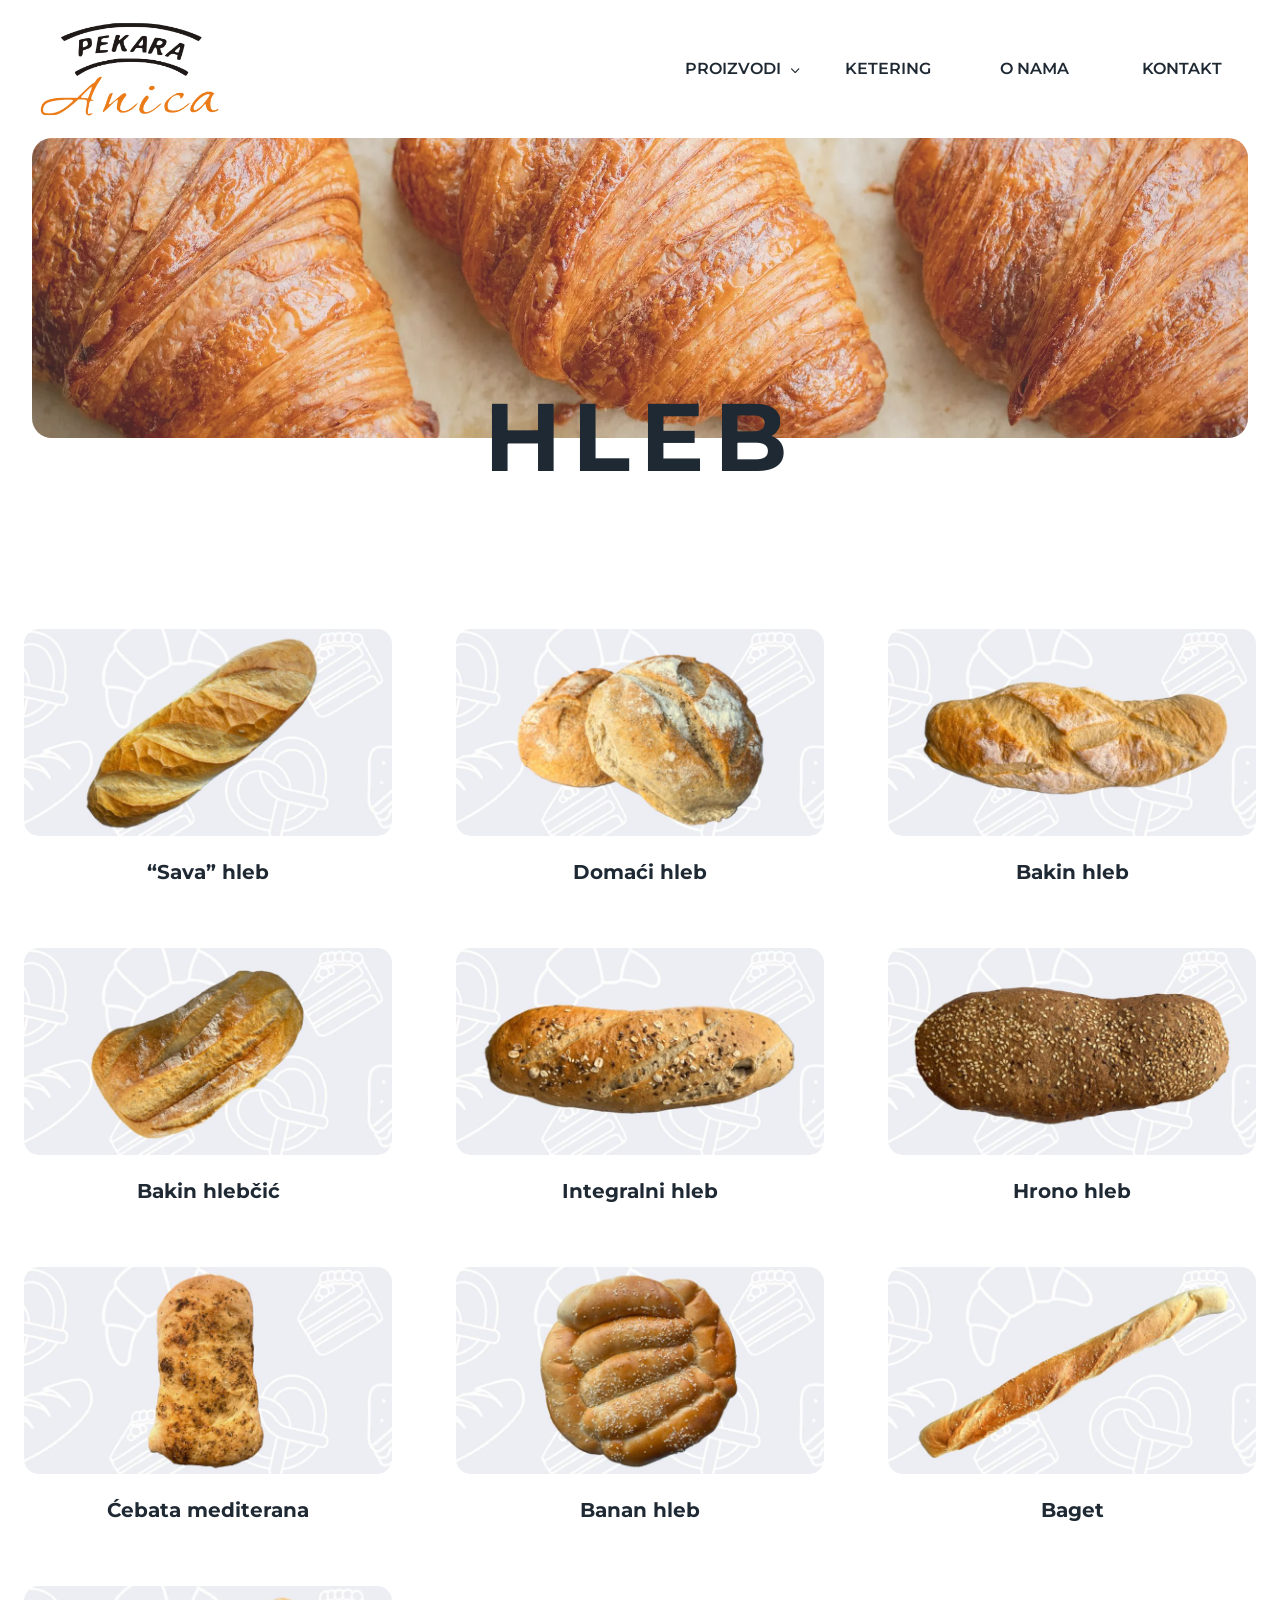
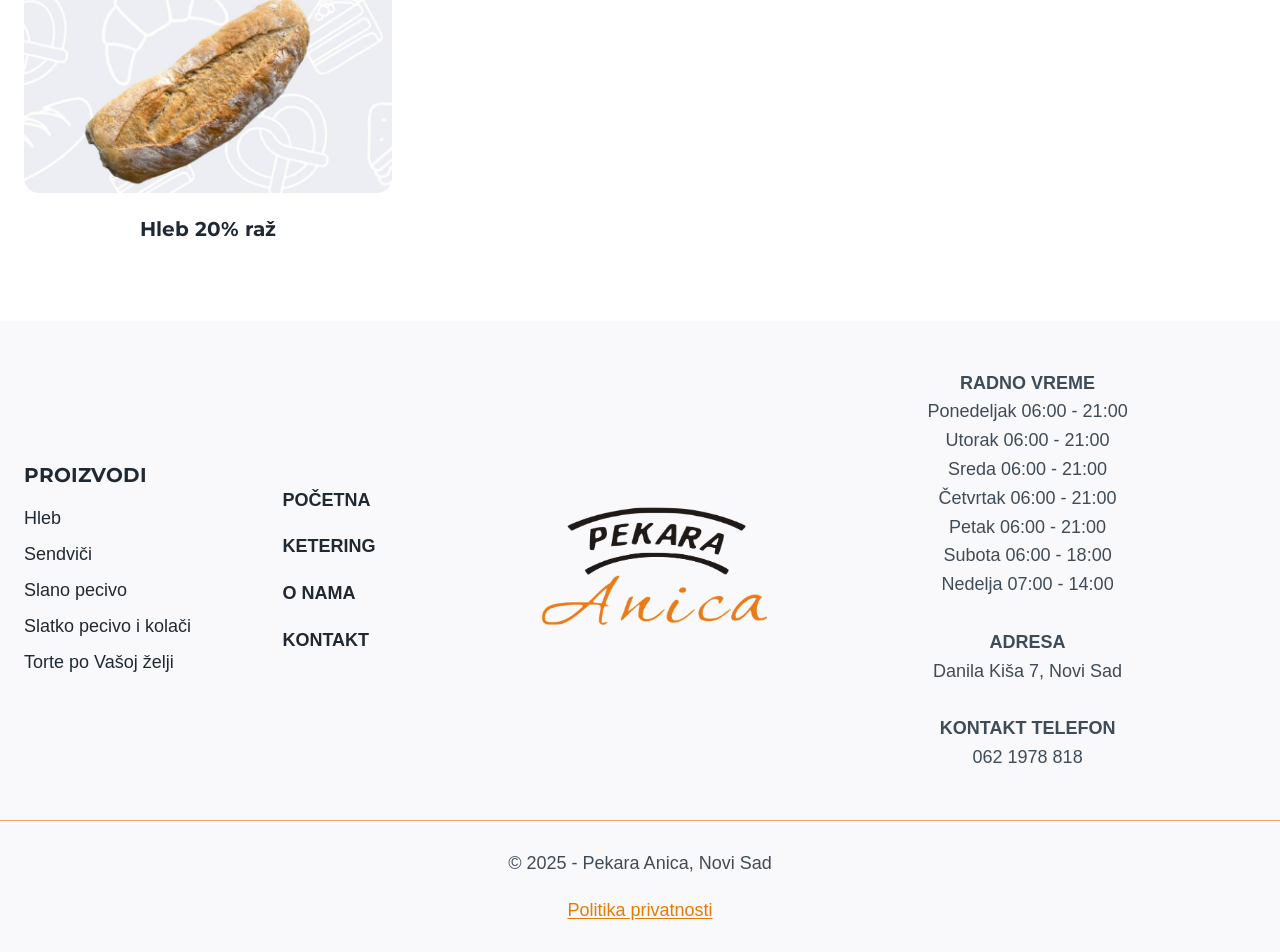
<file: hleb/index.html>
<!DOCTYPE html>
<html lang="en-US" class="no-js" itemtype="https://schema.org/WebPage" itemscope>
<head><meta charset="UTF-8">
	
	<meta name="viewport" content="width=device-width, initial-scale=1, minimum-scale=1">
	<meta name="robots" content="index, follow, max-image-preview:large, max-snippet:-1, max-video-preview:-1">

	<!-- This site is optimized with the Yoast SEO plugin v26.5 - https://yoast.com/wordpress/plugins/seo/ -->
	<title>Hleb - Pekara Anica</title>
	<meta name="description" content="Svež domaći hleb pečen svakog dana, od klasičnog belog do integralnog i raženog. Pogledajte našu ponudu ili nas posetite u Novom Sadu.">
	<link rel="canonical" href="/hleb/">
	<meta property="og:locale" content="en_US">
	<meta property="og:type" content="article">
	<meta property="og:title" content="Hleb - Pekara Anica">
	<meta property="og:description" content="Svež domaći hleb pečen svakog dana, od klasičnog belog do integralnog i raženog. Pogledajte našu ponudu ili nas posetite u Novom Sadu.">
	<meta property="og:url" content="/hleb/">
	<meta property="og:site_name" content="Pekara Anica">
	<meta property="article:publisher" content="https://www.facebook.com/pekaraanica">
	<meta property="article:modified_time" content="2025-11-23T13:38:59+00:00">
	<meta property="og:image" content="/wp-content/uploads/2025/11/sava-hleb.jpg">
	<meta property="og:image:width" content="1200">
	<meta property="og:image:height" content="675">
	<meta property="og:image:type" content="image/jpeg">
	<meta name="twitter:card" content="summary_large_image">
	<meta name="twitter:label1" content="Est. reading time">
	<meta name="twitter:data1" content="5 minutes">
	<script type="application/ld+json" class="yoast-schema-graph">{"@context":"https://schema.org","@graph":[{"@type":"WebPage","@id":"/hleb/","url":"/hleb/","name":"Hleb - Pekara Anica","isPartOf":{"@id":"/#website"},"primaryImageOfPage":{"@id":"/hleb/#primaryimage"},"image":{"@id":"/hleb/#primaryimage"},"thumbnailUrl":"/wp-content/uploads/2025/11/sava-hleb.jpg","datePublished":"2025-07-01T20:34:01+00:00","dateModified":"2025-11-23T13:38:59+00:00","description":"Svež domaći hleb pečen svakog dana, od klasičnog belog do integralnog i raženog. Pogledajte našu ponudu ili nas posetite u Novom Sadu.","breadcrumb":{"@id":"/hleb/#breadcrumb"},"inLanguage":"en-US","potentialAction":[{"@type":"ReadAction","target":["/hleb/"]}]},{"@type":"ImageObject","inLanguage":"en-US","@id":"/hleb/#primaryimage","url":"/wp-content/uploads/2025/11/sava-hleb.jpg","contentUrl":"/wp-content/uploads/2025/11/sava-hleb.jpg","width":1200,"height":675,"caption":"\"Sava\" hleb"},{"@type":"BreadcrumbList","@id":"/hleb/#breadcrumb","itemListElement":[{"@type":"ListItem","position":1,"name":"Home","item":"/"},{"@type":"ListItem","position":2,"name":"Hleb"}]},{"@type":"WebSite","@id":"/#website","url":"/","name":"Pekara Anica","description":"Sveže pecivo svakog dana","publisher":{"@id":"/#organization"},"potentialAction":[{"@type":"SearchAction","target":{"@type":"EntryPoint","urlTemplate":"/?s={search_term_string}"},"query-input":{"@type":"PropertyValueSpecification","valueRequired":true,"valueName":"search_term_string"}}],"inLanguage":"en-US"},{"@type":"Organization","@id":"/#organization","name":"Anica","url":"/","logo":{"@type":"ImageObject","inLanguage":"en-US","@id":"/#/schema/logo/image/","url":"/wp-content/uploads/2025/11/logo.png","contentUrl":"/wp-content/uploads/2025/11/logo.png","width":650,"height":355,"caption":"Anica"},"image":{"@id":"/#/schema/logo/image/"},"sameAs":["https://www.facebook.com/pekaraanica"]}]}</script>
	<!-- / Yoast SEO plugin. -->


<link rel="alternate" type="application/rss+xml" title="Pekara Anica » Feed" href="/feed/">
<link rel="alternate" type="application/rss+xml" title="Pekara Anica » Comments Feed" href="/comments/feed/">
			<script>document.documentElement.classList.remove( 'no-js' );</script>
			<link rel="alternate" title="oEmbed (JSON)" type="application/json+oembed" href="/wp-json/oembed/1.0/embed?url=%2Fhleb%2F">
<link rel="alternate" title="oEmbed (XML)" type="text/xml+oembed" href="/wp-json/oembed/1.0/embed?url=%2Fhleb%2F&amp;format=xml">
<style id="wp-img-auto-sizes-contain-inline-css">
img:is([sizes=auto i],[sizes^="auto," i]){contain-intrinsic-size:3000px 1500px}
/*# sourceURL=wp-img-auto-sizes-contain-inline-css */
</style>
<style id="wp-emoji-styles-inline-css">

	img.wp-smiley, img.emoji {
		display: inline !important;
		border: none !important;
		box-shadow: none !important;
		height: 1em !important;
		width: 1em !important;
		margin: 0 0.07em !important;
		vertical-align: -0.1em !important;
		background: none !important;
		padding: 0 !important;
	}
/*# sourceURL=wp-emoji-styles-inline-css */
</style>
<style id="wp-block-library-inline-css">
:root{--wp-block-synced-color:#7a00df;--wp-block-synced-color--rgb:122,0,223;--wp-bound-block-color:var(--wp-block-synced-color);--wp-editor-canvas-background:#ddd;--wp-admin-theme-color:#007cba;--wp-admin-theme-color--rgb:0,124,186;--wp-admin-theme-color-darker-10:#006ba1;--wp-admin-theme-color-darker-10--rgb:0,107,160.5;--wp-admin-theme-color-darker-20:#005a87;--wp-admin-theme-color-darker-20--rgb:0,90,135;--wp-admin-border-width-focus:2px}@media (min-resolution:192dpi){:root{--wp-admin-border-width-focus:1.5px}}.wp-element-button{cursor:pointer}:root .has-very-light-gray-background-color{background-color:#eee}:root .has-very-dark-gray-background-color{background-color:#313131}:root .has-very-light-gray-color{color:#eee}:root .has-very-dark-gray-color{color:#313131}:root .has-vivid-green-cyan-to-vivid-cyan-blue-gradient-background{background:linear-gradient(135deg,#00d084,#0693e3)}:root .has-purple-crush-gradient-background{background:linear-gradient(135deg,#34e2e4,#4721fb 50%,#ab1dfe)}:root .has-hazy-dawn-gradient-background{background:linear-gradient(135deg,#faaca8,#dad0ec)}:root .has-subdued-olive-gradient-background{background:linear-gradient(135deg,#fafae1,#67a671)}:root .has-atomic-cream-gradient-background{background:linear-gradient(135deg,#fdd79a,#004a59)}:root .has-nightshade-gradient-background{background:linear-gradient(135deg,#330968,#31cdcf)}:root .has-midnight-gradient-background{background:linear-gradient(135deg,#020381,#2874fc)}:root{--wp--preset--font-size--normal:16px;--wp--preset--font-size--huge:42px}.has-regular-font-size{font-size:1em}.has-larger-font-size{font-size:2.625em}.has-normal-font-size{font-size:var(--wp--preset--font-size--normal)}.has-huge-font-size{font-size:var(--wp--preset--font-size--huge)}.has-text-align-center{text-align:center}.has-text-align-left{text-align:left}.has-text-align-right{text-align:right}.has-fit-text{white-space:nowrap!important}#end-resizable-editor-section{display:none}.aligncenter{clear:both}.items-justified-left{justify-content:flex-start}.items-justified-center{justify-content:center}.items-justified-right{justify-content:flex-end}.items-justified-space-between{justify-content:space-between}.screen-reader-text{border:0;clip-path:inset(50%);height:1px;margin:-1px;overflow:hidden;padding:0;position:absolute;width:1px;word-wrap:normal!important}.screen-reader-text:focus{background-color:#ddd;clip-path:none;color:#444;display:block;font-size:1em;height:auto;left:5px;line-height:normal;padding:15px 23px 14px;text-decoration:none;top:5px;width:auto;z-index:100000}html :where(.has-border-color){border-style:solid}html :where([style*=border-top-color]){border-top-style:solid}html :where([style*=border-right-color]){border-right-style:solid}html :where([style*=border-bottom-color]){border-bottom-style:solid}html :where([style*=border-left-color]){border-left-style:solid}html :where([style*=border-width]){border-style:solid}html :where([style*=border-top-width]){border-top-style:solid}html :where([style*=border-right-width]){border-right-style:solid}html :where([style*=border-bottom-width]){border-bottom-style:solid}html :where([style*=border-left-width]){border-left-style:solid}html :where(img[class*=wp-image-]){height:auto;max-width:100%}:where(figure){margin:0 0 1em}html :where(.is-position-sticky){--wp-admin--admin-bar--position-offset:var(--wp-admin--admin-bar--height,0px)}@media screen and (max-width:600px){html :where(.is-position-sticky){--wp-admin--admin-bar--position-offset:0px}}

/*# sourceURL=wp-block-library-inline-css */
</style><style id="wp-block-image-inline-css">
.wp-block-image>a,.wp-block-image>figure>a{display:inline-block}.wp-block-image img{box-sizing:border-box;height:auto;max-width:100%;vertical-align:bottom}@media not (prefers-reduced-motion){.wp-block-image img.hide{visibility:hidden}.wp-block-image img.show{animation:show-content-image .4s}}.wp-block-image[style*=border-radius] img,.wp-block-image[style*=border-radius]>a{border-radius:inherit}.wp-block-image.has-custom-border img{box-sizing:border-box}.wp-block-image.aligncenter{text-align:center}.wp-block-image.alignfull>a,.wp-block-image.alignwide>a{width:100%}.wp-block-image.alignfull img,.wp-block-image.alignwide img{height:auto;width:100%}.wp-block-image .aligncenter,.wp-block-image .alignleft,.wp-block-image .alignright,.wp-block-image.aligncenter,.wp-block-image.alignleft,.wp-block-image.alignright{display:table}.wp-block-image .aligncenter>figcaption,.wp-block-image .alignleft>figcaption,.wp-block-image .alignright>figcaption,.wp-block-image.aligncenter>figcaption,.wp-block-image.alignleft>figcaption,.wp-block-image.alignright>figcaption{caption-side:bottom;display:table-caption}.wp-block-image .alignleft{float:left;margin:.5em 1em .5em 0}.wp-block-image .alignright{float:right;margin:.5em 0 .5em 1em}.wp-block-image .aligncenter{margin-left:auto;margin-right:auto}.wp-block-image :where(figcaption){margin-bottom:1em;margin-top:.5em}.wp-block-image.is-style-circle-mask img{border-radius:9999px}@supports ((-webkit-mask-image:none) or (mask-image:none)) or (-webkit-mask-image:none){.wp-block-image.is-style-circle-mask img{border-radius:0;-webkit-mask-image:url('data:image/svg+xml;utf8,<svg viewBox="0 0 100 100" xmlns="http://www.w3.org/2000/svg"><circle cx="50" cy="50" r="50"/>');mask-image:url('data:image/svg+xml;utf8,<svg viewBox="0 0 100 100" xmlns="http://www.w3.org/2000/svg"><circle cx="50" cy="50" r="50"/>');mask-mode:alpha;-webkit-mask-position:center;mask-position:center;-webkit-mask-repeat:no-repeat;mask-repeat:no-repeat;-webkit-mask-size:contain;mask-size:contain}}:root :where(.wp-block-image.is-style-rounded img,.wp-block-image .is-style-rounded img){border-radius:9999px}.wp-block-image figure{margin:0}.wp-lightbox-container{display:flex;flex-direction:column;position:relative}.wp-lightbox-container img{cursor:zoom-in}.wp-lightbox-container img:hover+button{opacity:1}.wp-lightbox-container button{align-items:center;backdrop-filter:blur(16px) saturate(180%);background-color:#5a5a5a40;border:none;border-radius:4px;cursor:zoom-in;display:flex;height:20px;justify-content:center;opacity:0;padding:0;position:absolute;right:16px;text-align:center;top:16px;width:20px;z-index:100}@media not (prefers-reduced-motion){.wp-lightbox-container button{transition:opacity .2s ease}}.wp-lightbox-container button:focus-visible{outline:3px auto #5a5a5a40;outline:3px auto -webkit-focus-ring-color;outline-offset:3px}.wp-lightbox-container button:hover{cursor:pointer;opacity:1}.wp-lightbox-container button:focus{opacity:1}.wp-lightbox-container button:focus,.wp-lightbox-container button:hover,.wp-lightbox-container button:not(:hover):not(:active):not(.has-background){background-color:#5a5a5a40;border:none}.wp-lightbox-overlay{box-sizing:border-box;cursor:zoom-out;height:100vh;left:0;overflow:hidden;position:fixed;top:0;visibility:hidden;width:100%;z-index:100000}.wp-lightbox-overlay .close-button{align-items:center;cursor:pointer;display:flex;justify-content:center;min-height:40px;min-width:40px;padding:0;position:absolute;right:calc(env(safe-area-inset-right) + 16px);top:calc(env(safe-area-inset-top) + 16px);z-index:5000000}.wp-lightbox-overlay .close-button:focus,.wp-lightbox-overlay .close-button:hover,.wp-lightbox-overlay .close-button:not(:hover):not(:active):not(.has-background){background:none;border:none}.wp-lightbox-overlay .lightbox-image-container{height:var(--wp--lightbox-container-height);left:50%;overflow:hidden;position:absolute;top:50%;transform:translate(-50%,-50%);transform-origin:top left;width:var(--wp--lightbox-container-width);z-index:9999999999}.wp-lightbox-overlay .wp-block-image{align-items:center;box-sizing:border-box;display:flex;height:100%;justify-content:center;margin:0;position:relative;transform-origin:0 0;width:100%;z-index:3000000}.wp-lightbox-overlay .wp-block-image img{height:var(--wp--lightbox-image-height);min-height:var(--wp--lightbox-image-height);min-width:var(--wp--lightbox-image-width);width:var(--wp--lightbox-image-width)}.wp-lightbox-overlay .wp-block-image figcaption{display:none}.wp-lightbox-overlay button{background:none;border:none}.wp-lightbox-overlay .scrim{background-color:#fff;height:100%;opacity:.9;position:absolute;width:100%;z-index:2000000}.wp-lightbox-overlay.active{visibility:visible}@media not (prefers-reduced-motion){.wp-lightbox-overlay.active{animation:turn-on-visibility .25s both}.wp-lightbox-overlay.active img{animation:turn-on-visibility .35s both}.wp-lightbox-overlay.show-closing-animation:not(.active){animation:turn-off-visibility .35s both}.wp-lightbox-overlay.show-closing-animation:not(.active) img{animation:turn-off-visibility .25s both}.wp-lightbox-overlay.zoom.active{animation:none;opacity:1;visibility:visible}.wp-lightbox-overlay.zoom.active .lightbox-image-container{animation:lightbox-zoom-in .4s}.wp-lightbox-overlay.zoom.active .lightbox-image-container img{animation:none}.wp-lightbox-overlay.zoom.active .scrim{animation:turn-on-visibility .4s forwards}.wp-lightbox-overlay.zoom.show-closing-animation:not(.active){animation:none}.wp-lightbox-overlay.zoom.show-closing-animation:not(.active) .lightbox-image-container{animation:lightbox-zoom-out .4s}.wp-lightbox-overlay.zoom.show-closing-animation:not(.active) .lightbox-image-container img{animation:none}.wp-lightbox-overlay.zoom.show-closing-animation:not(.active) .scrim{animation:turn-off-visibility .4s forwards}}@keyframes show-content-image{0%{visibility:hidden}99%{visibility:hidden}to{visibility:visible}}@keyframes turn-on-visibility{0%{opacity:0}to{opacity:1}}@keyframes turn-off-visibility{0%{opacity:1;visibility:visible}99%{opacity:0;visibility:visible}to{opacity:0;visibility:hidden}}@keyframes lightbox-zoom-in{0%{transform:translate(calc((-100vw + var(--wp--lightbox-scrollbar-width))/2 + var(--wp--lightbox-initial-left-position)),calc(-50vh + var(--wp--lightbox-initial-top-position))) scale(var(--wp--lightbox-scale))}to{transform:translate(-50%,-50%) scale(1)}}@keyframes lightbox-zoom-out{0%{transform:translate(-50%,-50%) scale(1);visibility:visible}99%{visibility:visible}to{transform:translate(calc((-100vw + var(--wp--lightbox-scrollbar-width))/2 + var(--wp--lightbox-initial-left-position)),calc(-50vh + var(--wp--lightbox-initial-top-position))) scale(var(--wp--lightbox-scale));visibility:hidden}}
/*# sourceURL=/wp-includes/blocks/image/style.min.css */
</style>
<style id="wp-block-group-inline-css">
.wp-block-group{box-sizing:border-box}:where(.wp-block-group.wp-block-group-is-layout-constrained){position:relative}
/*# sourceURL=/wp-includes/blocks/group/style.min.css */
</style>
<style id="wp-block-paragraph-inline-css">
.is-small-text{font-size:.875em}.is-regular-text{font-size:1em}.is-large-text{font-size:2.25em}.is-larger-text{font-size:3em}.has-drop-cap:not(:focus):first-letter{float:left;font-size:8.4em;font-style:normal;font-weight:100;line-height:.68;margin:.05em .1em 0 0;text-transform:uppercase}body.rtl .has-drop-cap:not(:focus):first-letter{float:none;margin-left:.1em}p.has-drop-cap.has-background{overflow:hidden}:root :where(p.has-background){padding:1.25em 2.375em}:where(p.has-text-color:not(.has-link-color)) a{color:inherit}p.has-text-align-left[style*="writing-mode:vertical-lr"],p.has-text-align-right[style*="writing-mode:vertical-rl"]{rotate:180deg}
/*# sourceURL=/wp-includes/blocks/paragraph/style.min.css */
</style>
<style id="global-styles-inline-css">
:root{--wp--preset--aspect-ratio--square: 1;--wp--preset--aspect-ratio--4-3: 4/3;--wp--preset--aspect-ratio--3-4: 3/4;--wp--preset--aspect-ratio--3-2: 3/2;--wp--preset--aspect-ratio--2-3: 2/3;--wp--preset--aspect-ratio--16-9: 16/9;--wp--preset--aspect-ratio--9-16: 9/16;--wp--preset--color--black: #000000;--wp--preset--color--cyan-bluish-gray: #abb8c3;--wp--preset--color--white: #ffffff;--wp--preset--color--pale-pink: #f78da7;--wp--preset--color--vivid-red: #cf2e2e;--wp--preset--color--luminous-vivid-orange: #ff6900;--wp--preset--color--luminous-vivid-amber: #fcb900;--wp--preset--color--light-green-cyan: #7bdcb5;--wp--preset--color--vivid-green-cyan: #00d084;--wp--preset--color--pale-cyan-blue: #8ed1fc;--wp--preset--color--vivid-cyan-blue: #0693e3;--wp--preset--color--vivid-purple: #9b51e0;--wp--preset--color--theme-palette-1: var(--global-palette1);--wp--preset--color--theme-palette-2: var(--global-palette2);--wp--preset--color--theme-palette-3: var(--global-palette3);--wp--preset--color--theme-palette-4: var(--global-palette4);--wp--preset--color--theme-palette-5: var(--global-palette5);--wp--preset--color--theme-palette-6: var(--global-palette6);--wp--preset--color--theme-palette-7: var(--global-palette7);--wp--preset--color--theme-palette-8: var(--global-palette8);--wp--preset--color--theme-palette-9: var(--global-palette9);--wp--preset--color--theme-palette-10: var(--global-palette10);--wp--preset--color--theme-palette-11: var(--global-palette11);--wp--preset--color--theme-palette-12: var(--global-palette12);--wp--preset--color--theme-palette-13: var(--global-palette13);--wp--preset--color--theme-palette-14: var(--global-palette14);--wp--preset--color--theme-palette-15: var(--global-palette15);--wp--preset--gradient--vivid-cyan-blue-to-vivid-purple: linear-gradient(135deg,rgb(6,147,227) 0%,rgb(155,81,224) 100%);--wp--preset--gradient--light-green-cyan-to-vivid-green-cyan: linear-gradient(135deg,rgb(122,220,180) 0%,rgb(0,208,130) 100%);--wp--preset--gradient--luminous-vivid-amber-to-luminous-vivid-orange: linear-gradient(135deg,rgb(252,185,0) 0%,rgb(255,105,0) 100%);--wp--preset--gradient--luminous-vivid-orange-to-vivid-red: linear-gradient(135deg,rgb(255,105,0) 0%,rgb(207,46,46) 100%);--wp--preset--gradient--very-light-gray-to-cyan-bluish-gray: linear-gradient(135deg,rgb(238,238,238) 0%,rgb(169,184,195) 100%);--wp--preset--gradient--cool-to-warm-spectrum: linear-gradient(135deg,rgb(74,234,220) 0%,rgb(151,120,209) 20%,rgb(207,42,186) 40%,rgb(238,44,130) 60%,rgb(251,105,98) 80%,rgb(254,248,76) 100%);--wp--preset--gradient--blush-light-purple: linear-gradient(135deg,rgb(255,206,236) 0%,rgb(152,150,240) 100%);--wp--preset--gradient--blush-bordeaux: linear-gradient(135deg,rgb(254,205,165) 0%,rgb(254,45,45) 50%,rgb(107,0,62) 100%);--wp--preset--gradient--luminous-dusk: linear-gradient(135deg,rgb(255,203,112) 0%,rgb(199,81,192) 50%,rgb(65,88,208) 100%);--wp--preset--gradient--pale-ocean: linear-gradient(135deg,rgb(255,245,203) 0%,rgb(182,227,212) 50%,rgb(51,167,181) 100%);--wp--preset--gradient--electric-grass: linear-gradient(135deg,rgb(202,248,128) 0%,rgb(113,206,126) 100%);--wp--preset--gradient--midnight: linear-gradient(135deg,rgb(2,3,129) 0%,rgb(40,116,252) 100%);--wp--preset--font-size--small: var(--global-font-size-small);--wp--preset--font-size--medium: var(--global-font-size-medium);--wp--preset--font-size--large: var(--global-font-size-large);--wp--preset--font-size--x-large: 42px;--wp--preset--font-size--larger: var(--global-font-size-larger);--wp--preset--font-size--xxlarge: var(--global-font-size-xxlarge);--wp--preset--spacing--20: 0.44rem;--wp--preset--spacing--30: 0.67rem;--wp--preset--spacing--40: 1rem;--wp--preset--spacing--50: 1.5rem;--wp--preset--spacing--60: 2.25rem;--wp--preset--spacing--70: 3.38rem;--wp--preset--spacing--80: 5.06rem;--wp--preset--shadow--natural: 6px 6px 9px rgba(0, 0, 0, 0.2);--wp--preset--shadow--deep: 12px 12px 50px rgba(0, 0, 0, 0.4);--wp--preset--shadow--sharp: 6px 6px 0px rgba(0, 0, 0, 0.2);--wp--preset--shadow--outlined: 6px 6px 0px -3px rgb(255, 255, 255), 6px 6px rgb(0, 0, 0);--wp--preset--shadow--crisp: 6px 6px 0px rgb(0, 0, 0);}:where(.is-layout-flex){gap: 0.5em;}:where(.is-layout-grid){gap: 0.5em;}body .is-layout-flex{display: flex;}.is-layout-flex{flex-wrap: wrap;align-items: center;}.is-layout-flex > :is(*, div){margin: 0;}body .is-layout-grid{display: grid;}.is-layout-grid > :is(*, div){margin: 0;}:where(.wp-block-columns.is-layout-flex){gap: 2em;}:where(.wp-block-columns.is-layout-grid){gap: 2em;}:where(.wp-block-post-template.is-layout-flex){gap: 1.25em;}:where(.wp-block-post-template.is-layout-grid){gap: 1.25em;}.has-black-color{color: var(--wp--preset--color--black) !important;}.has-cyan-bluish-gray-color{color: var(--wp--preset--color--cyan-bluish-gray) !important;}.has-white-color{color: var(--wp--preset--color--white) !important;}.has-pale-pink-color{color: var(--wp--preset--color--pale-pink) !important;}.has-vivid-red-color{color: var(--wp--preset--color--vivid-red) !important;}.has-luminous-vivid-orange-color{color: var(--wp--preset--color--luminous-vivid-orange) !important;}.has-luminous-vivid-amber-color{color: var(--wp--preset--color--luminous-vivid-amber) !important;}.has-light-green-cyan-color{color: var(--wp--preset--color--light-green-cyan) !important;}.has-vivid-green-cyan-color{color: var(--wp--preset--color--vivid-green-cyan) !important;}.has-pale-cyan-blue-color{color: var(--wp--preset--color--pale-cyan-blue) !important;}.has-vivid-cyan-blue-color{color: var(--wp--preset--color--vivid-cyan-blue) !important;}.has-vivid-purple-color{color: var(--wp--preset--color--vivid-purple) !important;}.has-black-background-color{background-color: var(--wp--preset--color--black) !important;}.has-cyan-bluish-gray-background-color{background-color: var(--wp--preset--color--cyan-bluish-gray) !important;}.has-white-background-color{background-color: var(--wp--preset--color--white) !important;}.has-pale-pink-background-color{background-color: var(--wp--preset--color--pale-pink) !important;}.has-vivid-red-background-color{background-color: var(--wp--preset--color--vivid-red) !important;}.has-luminous-vivid-orange-background-color{background-color: var(--wp--preset--color--luminous-vivid-orange) !important;}.has-luminous-vivid-amber-background-color{background-color: var(--wp--preset--color--luminous-vivid-amber) !important;}.has-light-green-cyan-background-color{background-color: var(--wp--preset--color--light-green-cyan) !important;}.has-vivid-green-cyan-background-color{background-color: var(--wp--preset--color--vivid-green-cyan) !important;}.has-pale-cyan-blue-background-color{background-color: var(--wp--preset--color--pale-cyan-blue) !important;}.has-vivid-cyan-blue-background-color{background-color: var(--wp--preset--color--vivid-cyan-blue) !important;}.has-vivid-purple-background-color{background-color: var(--wp--preset--color--vivid-purple) !important;}.has-black-border-color{border-color: var(--wp--preset--color--black) !important;}.has-cyan-bluish-gray-border-color{border-color: var(--wp--preset--color--cyan-bluish-gray) !important;}.has-white-border-color{border-color: var(--wp--preset--color--white) !important;}.has-pale-pink-border-color{border-color: var(--wp--preset--color--pale-pink) !important;}.has-vivid-red-border-color{border-color: var(--wp--preset--color--vivid-red) !important;}.has-luminous-vivid-orange-border-color{border-color: var(--wp--preset--color--luminous-vivid-orange) !important;}.has-luminous-vivid-amber-border-color{border-color: var(--wp--preset--color--luminous-vivid-amber) !important;}.has-light-green-cyan-border-color{border-color: var(--wp--preset--color--light-green-cyan) !important;}.has-vivid-green-cyan-border-color{border-color: var(--wp--preset--color--vivid-green-cyan) !important;}.has-pale-cyan-blue-border-color{border-color: var(--wp--preset--color--pale-cyan-blue) !important;}.has-vivid-cyan-blue-border-color{border-color: var(--wp--preset--color--vivid-cyan-blue) !important;}.has-vivid-purple-border-color{border-color: var(--wp--preset--color--vivid-purple) !important;}.has-vivid-cyan-blue-to-vivid-purple-gradient-background{background: var(--wp--preset--gradient--vivid-cyan-blue-to-vivid-purple) !important;}.has-light-green-cyan-to-vivid-green-cyan-gradient-background{background: var(--wp--preset--gradient--light-green-cyan-to-vivid-green-cyan) !important;}.has-luminous-vivid-amber-to-luminous-vivid-orange-gradient-background{background: var(--wp--preset--gradient--luminous-vivid-amber-to-luminous-vivid-orange) !important;}.has-luminous-vivid-orange-to-vivid-red-gradient-background{background: var(--wp--preset--gradient--luminous-vivid-orange-to-vivid-red) !important;}.has-very-light-gray-to-cyan-bluish-gray-gradient-background{background: var(--wp--preset--gradient--very-light-gray-to-cyan-bluish-gray) !important;}.has-cool-to-warm-spectrum-gradient-background{background: var(--wp--preset--gradient--cool-to-warm-spectrum) !important;}.has-blush-light-purple-gradient-background{background: var(--wp--preset--gradient--blush-light-purple) !important;}.has-blush-bordeaux-gradient-background{background: var(--wp--preset--gradient--blush-bordeaux) !important;}.has-luminous-dusk-gradient-background{background: var(--wp--preset--gradient--luminous-dusk) !important;}.has-pale-ocean-gradient-background{background: var(--wp--preset--gradient--pale-ocean) !important;}.has-electric-grass-gradient-background{background: var(--wp--preset--gradient--electric-grass) !important;}.has-midnight-gradient-background{background: var(--wp--preset--gradient--midnight) !important;}.has-small-font-size{font-size: var(--wp--preset--font-size--small) !important;}.has-medium-font-size{font-size: var(--wp--preset--font-size--medium) !important;}.has-large-font-size{font-size: var(--wp--preset--font-size--large) !important;}.has-x-large-font-size{font-size: var(--wp--preset--font-size--x-large) !important;}
/*# sourceURL=global-styles-inline-css */
</style>

<style id="classic-theme-styles-inline-css">
/*! This file is auto-generated */
.wp-block-button__link{color:#fff;background-color:#32373c;border-radius:9999px;box-shadow:none;text-decoration:none;padding:calc(.667em + 2px) calc(1.333em + 2px);font-size:1.125em}.wp-block-file__button{background:#32373c;color:#fff;text-decoration:none}
/*# sourceURL=/wp-includes/css/classic-themes.min.css */
</style>
<link rel="stylesheet" id="parent-style-css" href="/wp-content/themes/kadence/style.css?ver=6.9" media="all">
<link rel="stylesheet" id="child-style-css" href="/wp-content/themes/kadence-child/style.css?ver=1.0" media="all">
<link rel="stylesheet" id="kadence-global-css" href="/wp-content/themes/kadence/assets/css/global.min.css?ver=1.4.2" media="all">
<style id="kadence-global-inline-css">
/* Kadence Base CSS */
:root{--global-palette1:#e47b02;--global-palette2:#ed8f0c;--global-palette3:#1f2933;--global-palette4:#3e4c59;--global-palette5:#52606d;--global-palette6:#7b8794;--global-palette7:#f3f4f7;--global-palette8:#f9f9fb;--global-palette9:#ffffff;--global-palette10:oklch(from var(--global-palette1) calc(l + 0.10 * (1 - l)) calc(c * 1.00) calc(h + 180) / 100%);--global-palette11:#13612e;--global-palette12:#1159af;--global-palette13:#b82105;--global-palette14:#f7630c;--global-palette15:#f5a524;--global-palette9rgb:255, 255, 255;--global-palette-highlight:var(--global-palette1);--global-palette-highlight-alt:var(--global-palette1);--global-palette-highlight-alt2:var(--global-palette9);--global-palette-btn-bg:var(--global-palette1);--global-palette-btn-bg-hover:#ffab35;--global-palette-btn:#ffffff;--global-palette-btn-hover:var(--global-palette9);--global-palette-btn-sec-bg:var(--global-palette7);--global-palette-btn-sec-bg-hover:var(--global-palette2);--global-palette-btn-sec:var(--global-palette3);--global-palette-btn-sec-hover:var(--global-palette9);--global-body-font-family:-apple-system,BlinkMacSystemFont,"Segoe UI",Roboto,Oxygen-Sans,Ubuntu,Cantarell,"Helvetica Neue",sans-serif, "Apple Color Emoji", "Segoe UI Emoji", "Segoe UI Symbol";--global-heading-font-family:Montserrat, sans-serif;--global-primary-nav-font-family:Montserrat, sans-serif;--global-fallback-font:sans-serif;--global-display-fallback-font:sans-serif;--global-content-width:1290px;--global-content-wide-width:calc(1290px + 230px);--global-content-narrow-width:842px;--global-content-edge-padding:1.5rem;--global-content-boxed-padding:2rem;--global-calc-content-width:calc(1290px - var(--global-content-edge-padding) - var(--global-content-edge-padding) );--wp--style--global--content-size:var(--global-calc-content-width);}.wp-site-blocks{--global-vw:calc( 100vw - ( 0.5 * var(--scrollbar-offset)));}body{background:var(--global-palette8);}body, input, select, optgroup, textarea{font-style:normal;font-weight:400;font-size:18px;line-height:1.6;font-family:var(--global-body-font-family);color:var(--global-palette4);}.content-bg, body.content-style-unboxed .site{background:var(--global-palette9);}h1,h2,h3,h4,h5,h6{font-family:var(--global-heading-font-family);}h1{font-style:normal;font-weight:700;font-size:50px;line-height:1.4;text-transform:capitalize;color:var(--global-palette3);}h2{font-style:normal;font-weight:700;font-size:32px;line-height:1.5;color:var(--global-palette3);}h3{font-style:normal;font-weight:700;font-size:27px;line-height:1.5;color:var(--global-palette3);}h4{font-style:normal;font-weight:700;font-size:24px;line-height:1.5;color:var(--global-palette3);}h5{font-style:normal;font-weight:700;font-size:22px;line-height:1.5;color:var(--global-palette3);}h6{font-style:normal;font-weight:600;font-size:19px;line-height:1.5;text-transform:capitalize;color:var(--global-palette1);}@media all and (max-width: 1024px){h1{font-size:45px;}}@media all and (max-width: 767px){h1{font-size:36px;}}.entry-hero .kadence-breadcrumbs{max-width:1290px;}.site-container, .site-header-row-layout-contained, .site-footer-row-layout-contained, .entry-hero-layout-contained, .comments-area, .alignfull > .wp-block-cover__inner-container, .alignwide > .wp-block-cover__inner-container{max-width:var(--global-content-width);}.content-width-narrow .content-container.site-container, .content-width-narrow .hero-container.site-container{max-width:var(--global-content-narrow-width);}@media all and (min-width: 1520px){.wp-site-blocks .content-container  .alignwide{margin-left:-115px;margin-right:-115px;width:unset;max-width:unset;}}@media all and (min-width: 1102px){.content-width-narrow .wp-site-blocks .content-container .alignwide{margin-left:-130px;margin-right:-130px;width:unset;max-width:unset;}}.content-style-boxed .wp-site-blocks .entry-content .alignwide{margin-left:calc( -1 * var( --global-content-boxed-padding ) );margin-right:calc( -1 * var( --global-content-boxed-padding ) );}.content-area{margin-top:5rem;margin-bottom:5rem;}@media all and (max-width: 1024px){.content-area{margin-top:3rem;margin-bottom:3rem;}}@media all and (max-width: 767px){.content-area{margin-top:2rem;margin-bottom:2rem;}}@media all and (max-width: 1024px){:root{--global-content-boxed-padding:2rem;}}@media all and (max-width: 767px){:root{--global-content-boxed-padding:1.5rem;}}.entry-content-wrap{padding:2rem;}@media all and (max-width: 1024px){.entry-content-wrap{padding:2rem;}}@media all and (max-width: 767px){.entry-content-wrap{padding:1.5rem;}}.entry.single-entry{box-shadow:0px 15px 15px -10px rgba(0,0,0,0.05);}.entry.loop-entry{box-shadow:0px 15px 15px -10px rgba(140,202,245,0.18);}.loop-entry .entry-content-wrap{padding:2rem;}@media all and (max-width: 1024px){.loop-entry .entry-content-wrap{padding:2rem;}}@media all and (max-width: 767px){.loop-entry .entry-content-wrap{padding:1.5rem;}}button, .button, .wp-block-button__link, input[type="button"], input[type="reset"], input[type="submit"], .fl-button, .elementor-button-wrapper .elementor-button, .wc-block-components-checkout-place-order-button, .wc-block-cart__submit{font-style:normal;font-weight:600;line-height:1.2;letter-spacing:0em;font-family:Montserrat, sans-serif;text-transform:capitalize;border-radius:100px;padding:17px 35px 17px 35px;box-shadow:0px 0px 0px -7px rgba(0,0,0,0);}.wp-block-button.is-style-outline .wp-block-button__link{padding:17px 35px 17px 35px;}button:hover, button:focus, button:active, .button:hover, .button:focus, .button:active, .wp-block-button__link:hover, .wp-block-button__link:focus, .wp-block-button__link:active, input[type="button"]:hover, input[type="button"]:focus, input[type="button"]:active, input[type="reset"]:hover, input[type="reset"]:focus, input[type="reset"]:active, input[type="submit"]:hover, input[type="submit"]:focus, input[type="submit"]:active, .elementor-button-wrapper .elementor-button:hover, .elementor-button-wrapper .elementor-button:focus, .elementor-button-wrapper .elementor-button:active, .wc-block-cart__submit:hover{box-shadow:0px 15px 25px -7px rgba(0,0,0,0);}.kb-button.kb-btn-global-outline.kb-btn-global-inherit{padding-top:calc(17px - 2px);padding-right:calc(35px - 2px);padding-bottom:calc(17px - 2px);padding-left:calc(35px - 2px);}button.button-style-secondary, .button.button-style-secondary, .wp-block-button__link.button-style-secondary, input[type="button"].button-style-secondary, input[type="reset"].button-style-secondary, input[type="submit"].button-style-secondary, .fl-button.button-style-secondary, .elementor-button-wrapper .elementor-button.button-style-secondary, .wc-block-components-checkout-place-order-button.button-style-secondary, .wc-block-cart__submit.button-style-secondary{font-style:normal;font-weight:600;line-height:1.2;letter-spacing:0em;font-family:Montserrat, sans-serif;text-transform:capitalize;}@media all and (min-width: 1025px){.transparent-header .entry-hero .entry-hero-container-inner{padding-top:80px;}}@media all and (max-width: 1024px){.mobile-transparent-header .entry-hero .entry-hero-container-inner{padding-top:80px;}}@media all and (max-width: 767px){.mobile-transparent-header .entry-hero .entry-hero-container-inner{padding-top:80px;}}.wp-site-blocks .page-title h1{font-style:normal;}.entry-hero.page-hero-section .entry-header{min-height:200px;}.loop-entry.type-post h2.entry-title{font-style:normal;font-size:24px;line-height:1.3;color:var(--global-palette3);}@media all and (max-width: 1024px){.loop-entry.type-post h2.entry-title{font-size:24px;}}
/* Kadence Header CSS */
@media all and (max-width: 1024px){.mobile-transparent-header #masthead{position:absolute;left:0px;right:0px;z-index:100;}.kadence-scrollbar-fixer.mobile-transparent-header #masthead{right:var(--scrollbar-offset,0);}.mobile-transparent-header #masthead, .mobile-transparent-header .site-top-header-wrap .site-header-row-container-inner, .mobile-transparent-header .site-main-header-wrap .site-header-row-container-inner, .mobile-transparent-header .site-bottom-header-wrap .site-header-row-container-inner{background:transparent;}.site-header-row-tablet-layout-fullwidth, .site-header-row-tablet-layout-standard{padding:0px;}}@media all and (min-width: 1025px){.transparent-header #masthead{position:absolute;left:0px;right:0px;z-index:100;}.transparent-header.kadence-scrollbar-fixer #masthead{right:var(--scrollbar-offset,0);}.transparent-header #masthead, .transparent-header .site-top-header-wrap .site-header-row-container-inner, .transparent-header .site-main-header-wrap .site-header-row-container-inner, .transparent-header .site-bottom-header-wrap .site-header-row-container-inner{background:transparent;}}.site-branding a.brand img{max-width:180px;}.site-branding a.brand img.svg-logo-image{width:180px;}@media all and (max-width: 767px){.site-branding a.brand img{max-width:100px;}.site-branding a.brand img.svg-logo-image{width:100px;}}.site-branding{padding:0px 0px 0px 0px;}@media all and (max-width: 1024px){.site-branding{padding:5px 0px 0px 0px;}}#masthead, #masthead .kadence-sticky-header.item-is-fixed:not(.item-at-start):not(.site-header-row-container):not(.site-main-header-wrap), #masthead .kadence-sticky-header.item-is-fixed:not(.item-at-start) > .site-header-row-container-inner{background:#ffffff;}.site-main-header-inner-wrap{min-height:80px;}.site-main-header-wrap .site-header-row-container-inner>.site-container{padding:20px 25px 20px 40px;}@media all and (max-width: 1024px){.site-main-header-wrap .site-header-row-container-inner>.site-container{padding:11px 50px 11px 35px;}}@media all and (max-width: 767px){.site-main-header-wrap .site-header-row-container-inner>.site-container{padding:3px 14px 3px 14px;}}.site-main-header-wrap.site-header-row-container.site-header-focus-item.site-header-row-layout-standard.kadence-sticky-header.item-is-fixed.item-is-stuck, .site-header-upper-inner-wrap.kadence-sticky-header.item-is-fixed.item-is-stuck, .site-header-inner-wrap.kadence-sticky-header.item-is-fixed.item-is-stuck, .site-top-header-wrap.site-header-row-container.site-header-focus-item.site-header-row-layout-standard.kadence-sticky-header.item-is-fixed.item-is-stuck, .site-bottom-header-wrap.site-header-row-container.site-header-focus-item.site-header-row-layout-standard.kadence-sticky-header.item-is-fixed.item-is-stuck{box-shadow:0px 0px 0px 0px rgba(0,0,0,0);}.header-navigation[class*="header-navigation-style-underline"] .header-menu-container.primary-menu-container>ul>li>a:after{width:calc( 100% - 1.7em);}.main-navigation .primary-menu-container > ul > li.menu-item > a{padding-left:calc(1.7em / 2);padding-right:calc(1.7em / 2);padding-top:0.6em;padding-bottom:0.6em;color:var(--global-palette3);}.main-navigation .primary-menu-container > ul > li.menu-item .dropdown-nav-special-toggle{right:calc(1.7em / 2);}.main-navigation .primary-menu-container > ul li.menu-item > a{font-style:normal;font-weight:600;font-size:16px;font-family:var(--global-primary-nav-font-family);}.main-navigation .primary-menu-container > ul > li.menu-item > a:hover{color:var(--global-palette-highlight);}.main-navigation .primary-menu-container > ul > li.menu-item.current-menu-item > a{color:var(--global-palette1);}.header-navigation .header-menu-container ul ul.sub-menu, .header-navigation .header-menu-container ul ul.submenu{background:var(--global-palette3);box-shadow:0px 2px 13px 0px rgba(0,0,0,0.1);}.header-navigation .header-menu-container ul ul li.menu-item, .header-menu-container ul.menu > li.kadence-menu-mega-enabled > ul > li.menu-item > a{border-bottom:1px solid rgba(255,255,255,0.1);border-radius:0px 0px 0px 0px;}.header-navigation .header-menu-container ul ul li.menu-item > a{width:200px;padding-top:1em;padding-bottom:1em;color:var(--global-palette9);font-style:normal;font-size:16px;}.header-navigation .header-menu-container ul ul li.menu-item > a:hover{color:var(--global-palette9);background:var(--global-palette1);border-radius:0px 0px 0px 0px;}.header-navigation .header-menu-container ul ul li.menu-item.current-menu-item > a{color:var(--global-palette9);background:var(--global-palette1);border-radius:0px 0px 0px 0px;}.mobile-toggle-open-container .menu-toggle-open, .mobile-toggle-open-container .menu-toggle-open:focus{color:var(--global-palette3);padding:0.4em 0.6em 0.4em 0.6em;font-size:14px;}.mobile-toggle-open-container .menu-toggle-open.menu-toggle-style-bordered{border:1px solid currentColor;}.mobile-toggle-open-container .menu-toggle-open .menu-toggle-icon{font-size:30px;}.mobile-toggle-open-container .menu-toggle-open:hover, .mobile-toggle-open-container .menu-toggle-open:focus-visible{color:var(--global-palette-highlight);}.mobile-navigation ul li{font-style:normal;font-weight:600;font-size:18px;line-height:1.2;font-family:Montserrat, sans-serif;}.mobile-navigation ul li a{padding-top:1em;padding-bottom:1em;}.mobile-navigation ul li > a, .mobile-navigation ul li.menu-item-has-children > .drawer-nav-drop-wrap{color:var(--global-palette8);}.mobile-navigation ul li.current-menu-item > a, .mobile-navigation ul li.current-menu-item.menu-item-has-children > .drawer-nav-drop-wrap{color:var(--global-palette-highlight);}.mobile-navigation ul li.menu-item-has-children .drawer-nav-drop-wrap, .mobile-navigation ul li:not(.menu-item-has-children) a{border-bottom:1px solid rgba(255,255,255,0.1);}.mobile-navigation:not(.drawer-navigation-parent-toggle-true) ul li.menu-item-has-children .drawer-nav-drop-wrap button{border-left:1px solid rgba(255,255,255,0.1);}#mobile-drawer .drawer-inner, #mobile-drawer.popup-drawer-layout-fullwidth.popup-drawer-animation-slice .pop-portion-bg, #mobile-drawer.popup-drawer-layout-fullwidth.popup-drawer-animation-slice.pop-animated.show-drawer .drawer-inner{background:var(--global-palette3);}#mobile-drawer .drawer-header .drawer-toggle{padding:0.6em 0.15em 0.6em 0.15em;font-size:24px;}
/* Kadence Footer CSS */
#colophon{background:var(--global-palette8);}.site-middle-footer-inner-wrap{padding-top:30px;padding-bottom:30px;grid-column-gap:30px;grid-row-gap:30px;}.site-middle-footer-inner-wrap .widget{margin-bottom:30px;}.site-middle-footer-inner-wrap .site-footer-section:not(:last-child):after{right:calc(-30px / 2);}@media all and (max-width: 767px){.site-middle-footer-inner-wrap{grid-column-gap:20px;grid-row-gap:20px;}.site-middle-footer-inner-wrap .site-footer-section:not(:last-child):after{right:calc(-20px / 2);}}.site-bottom-footer-wrap .site-footer-row-container-inner{border-top:1px solid rgba(228,123,2,0.64);}.site-bottom-footer-inner-wrap{padding-top:10px;padding-bottom:10px;grid-column-gap:30px;}.site-bottom-footer-inner-wrap .widget{margin-bottom:30px;}.site-bottom-footer-inner-wrap .site-footer-section:not(:last-child):after{right:calc(-30px / 2);}
/*# sourceURL=kadence-global-inline-css */
</style>
<link rel="stylesheet" id="kadence-header-css" href="/wp-content/themes/kadence/assets/css/header.min.css?ver=1.4.2" media="all">
<link rel="stylesheet" id="kadence-content-css" href="/wp-content/themes/kadence/assets/css/content.min.css?ver=1.4.2" media="all">
<link rel="stylesheet" id="kadence-footer-css" href="/wp-content/themes/kadence/assets/css/footer.min.css?ver=1.4.2" media="all">
<link rel="stylesheet" id="kadence-blocks-rowlayout-css" href="/wp-content/plugins/kadence-blocks/dist/style-blocks-rowlayout.css?ver=3.5.29" media="all">
<link rel="stylesheet" id="kadence-blocks-column-css" href="/wp-content/plugins/kadence-blocks/dist/style-blocks-column.css?ver=3.5.29" media="all">
<style id="kadence-blocks-advancedheading-inline-css">
.wp-block-kadence-advancedheading mark{background:transparent;border-style:solid;border-width:0}.wp-block-kadence-advancedheading mark.kt-highlight{color:#f76a0c;}.kb-adv-heading-icon{display: inline-flex;justify-content: center;align-items: center;} .is-layout-constrained > .kb-advanced-heading-link {display: block;}.single-content .kadence-advanced-heading-wrapper h1, .single-content .kadence-advanced-heading-wrapper h2, .single-content .kadence-advanced-heading-wrapper h3, .single-content .kadence-advanced-heading-wrapper h4, .single-content .kadence-advanced-heading-wrapper h5, .single-content .kadence-advanced-heading-wrapper h6 {margin: 1.5em 0 .5em;}.single-content .kadence-advanced-heading-wrapper+* { margin-top:0;}.kb-screen-reader-text{position:absolute;width:1px;height:1px;padding:0;margin:-1px;overflow:hidden;clip:rect(0,0,0,0);}
/*# sourceURL=kadence-blocks-advancedheading-inline-css */
</style>
<link rel="stylesheet" id="kadence-blocks-image-css" href="/wp-content/plugins/kadence-blocks/dist/style-blocks-image.css?ver=3.5.29" media="all">
<style id="kadence-blocks-global-variables-inline-css">
:root {--global-kb-font-size-sm:clamp(0.8rem, 0.73rem + 0.217vw, 0.9rem);--global-kb-font-size-md:clamp(1.1rem, 0.995rem + 0.326vw, 1.25rem);--global-kb-font-size-lg:clamp(1.75rem, 1.576rem + 0.543vw, 2rem);--global-kb-font-size-xl:clamp(2.25rem, 1.728rem + 1.63vw, 3rem);--global-kb-font-size-xxl:clamp(2.5rem, 1.456rem + 3.26vw, 4rem);--global-kb-font-size-xxxl:clamp(2.75rem, 0.489rem + 7.065vw, 6rem);}
/*# sourceURL=kadence-blocks-global-variables-inline-css */
</style>
<style id="kadence_blocks_css-inline-css">
.kb-row-layout-id1858_131e44-a3 > .kt-row-column-wrap{max-width:1700px;margin-left:auto;margin-right:auto;padding-right:var(--global-kb-spacing-md, 2rem);padding-left:var(--global-kb-spacing-md, 2rem);grid-template-columns:minmax(0, 1fr);}@media all and (max-width: 1024px){.kb-row-layout-id1858_131e44-a3 > .kt-row-column-wrap{padding-top:40px;}}@media all and (max-width: 767px){.kb-row-layout-id1858_131e44-a3 > .kt-row-column-wrap{padding-top:var(--global-kb-spacing-xxs, 0.5rem);padding-right:var(--global-kb-spacing-xxs, 0.5rem);padding-left:var(--global-kb-spacing-xxs, 0.5rem);grid-template-columns:minmax(0, 1fr);}}.kadence-column1858_413f74-51 > .kt-inside-inner-col{min-height:300px;}.kadence-column1858_413f74-51 > .kt-inside-inner-col,.kadence-column1858_413f74-51 > .kt-inside-inner-col:before{border-top-left-radius:20px;border-top-right-radius:20px;border-bottom-right-radius:20px;border-bottom-left-radius:20px;}.kadence-column1858_413f74-51 > .kt-inside-inner-col{column-gap:var(--global-kb-gap-sm, 1rem);}.kadence-column1858_413f74-51 > .kt-inside-inner-col{flex-direction:column;}.kadence-column1858_413f74-51 > .kt-inside-inner-col > .aligncenter{width:100%;}.kadence-column1858_413f74-51 > .kt-inside-inner-col{background-image:url('/wp-content/uploads/2025/09/croissants.webp');background-size:cover;background-position:center center;background-attachment:scroll;background-repeat:no-repeat;}.kadence-column1858_413f74-51 > .kt-inside-inner-col:before{opacity:0.15;background-color:var(--global-palette9, #ffffff);}@media all and (max-width: 1024px){.kadence-column1858_413f74-51 > .kt-inside-inner-col{padding-top:0px;padding-right:0px;padding-bottom:0px;padding-left:0px;flex-direction:column;justify-content:center;}}@media all and (max-width: 767px){.kadence-column1858_413f74-51 > .kt-inside-inner-col{min-height:215px;flex-direction:column;justify-content:center;}}.kb-row-layout-id68_6d266f-8b > .kt-row-column-wrap{padding-top:var(--global-kb-spacing-md, 2rem);padding-bottom:var(--global-kb-spacing-sm, 1.5rem);grid-template-columns:minmax(0, 1fr);}@media all and (max-width: 767px){.kb-row-layout-id68_6d266f-8b > .kt-row-column-wrap{padding-bottom:0px;grid-template-columns:minmax(0, 1fr);}}.kadence-column68_69502b-4b > .kt-inside-inner-col{padding-right:40px;padding-left:40px;}.kadence-column68_69502b-4b > .kt-inside-inner-col{column-gap:var(--global-kb-gap-sm, 1rem);}.kadence-column68_69502b-4b > .kt-inside-inner-col{flex-direction:column;}.kadence-column68_69502b-4b > .kt-inside-inner-col > .aligncenter{width:100%;}.kadence-column68_69502b-4b, .kt-inside-inner-col > .kadence-column68_69502b-4b:not(.specificity){margin-top:-100px;}@media all and (max-width: 1024px){.kadence-column68_69502b-4b > .kt-inside-inner-col{flex-direction:column;justify-content:center;}}@media all and (max-width: 1024px){.kadence-column68_69502b-4b, .kt-inside-inner-col > .kadence-column68_69502b-4b:not(.specificity){margin-top:-80px;}}@media all and (max-width: 767px){.kadence-column68_69502b-4b > .kt-inside-inner-col{padding-right:0px;padding-left:0px;flex-direction:column;justify-content:center;}.kadence-column68_69502b-4b, .kt-inside-inner-col > .kadence-column68_69502b-4b:not(.specificity){margin-top:-70px;}}.wp-block-kadence-advancedheading.kt-adv-heading68_eaf1ec-0b, .wp-block-kadence-advancedheading.kt-adv-heading68_eaf1ec-0b[data-kb-block="kb-adv-heading68_eaf1ec-0b"]{padding-top:0px;padding-right:0px;padding-bottom:20px;padding-left:0px;margin-top:0px;margin-right:0px;margin-bottom:0px;margin-left:0px;text-align:center;font-size:var(--global-kb-font-size-xxxl, 5rem);text-transform:capitalize;letter-spacing:10px;}.wp-block-kadence-advancedheading.kt-adv-heading68_eaf1ec-0b mark.kt-highlight, .wp-block-kadence-advancedheading.kt-adv-heading68_eaf1ec-0b[data-kb-block="kb-adv-heading68_eaf1ec-0b"] mark.kt-highlight{-webkit-box-decoration-break:clone;box-decoration-break:clone;}@media all and (max-width: 1024px){.wp-block-kadence-advancedheading.kt-adv-heading68_eaf1ec-0b, .wp-block-kadence-advancedheading.kt-adv-heading68_eaf1ec-0b[data-kb-block="kb-adv-heading68_eaf1ec-0b"]{letter-spacing:5px;}}@media all and (max-width: 767px){.wp-block-kadence-advancedheading.kt-adv-heading68_eaf1ec-0b, .wp-block-kadence-advancedheading.kt-adv-heading68_eaf1ec-0b[data-kb-block="kb-adv-heading68_eaf1ec-0b"]{letter-spacing:0px;font-size:55px;}}.kb-row-layout-id68_ad4329-63 > .kt-row-column-wrap{column-gap:var(--global-kb-gap-lg, 4rem);row-gap:var(--global-kb-gap-lg, 4rem);max-width:var( --global-content-width, 1290px );padding-left:var(--global-content-edge-padding);padding-right:var(--global-content-edge-padding);padding-top:var(--global-kb-spacing-xxl, 5rem);padding-bottom:var(--global-kb-spacing-xxl, 5rem);}.kb-row-layout-id68_ad4329-63 > .kt-row-column-wrap > div:not(.added-for-specificity){grid-column:initial;}.kb-row-layout-id68_ad4329-63 > .kt-row-column-wrap{grid-template-columns:repeat(3, minmax(0, 1fr));}@media all and (max-width: 1024px){.kb-row-layout-id68_ad4329-63 > .kt-row-column-wrap > div:not(.added-for-specificity){grid-column:initial;}}@media all and (max-width: 1024px){.kb-row-layout-id68_ad4329-63 > .kt-row-column-wrap{grid-template-columns:repeat(2, minmax(0, 1fr));}}@media all and (max-width: 767px){.kb-row-layout-id68_ad4329-63 > .kt-row-column-wrap > div:not(.added-for-specificity){grid-column:initial;}.kb-row-layout-id68_ad4329-63 > .kt-row-column-wrap{grid-template-columns:minmax(0, 1fr);}}.kadence-column68_ecb663-b7 > .kt-inside-inner-col{column-gap:var(--global-kb-gap-sm, 1rem);}.kadence-column68_ecb663-b7 > .kt-inside-inner-col{flex-direction:column;}.kadence-column68_ecb663-b7 > .kt-inside-inner-col > .aligncenter{width:100%;}@media all and (max-width: 1024px){.kadence-column68_ecb663-b7 > .kt-inside-inner-col{flex-direction:column;justify-content:center;}}@media all and (max-width: 767px){.kadence-column68_ecb663-b7 > .kt-inside-inner-col{flex-direction:column;justify-content:center;}}.wp-block-kadence-image.kb-image68_f55f39-7f:not(.kb-specificity-added):not(.kb-extra-specificity-added){margin-bottom:var(--global-kb-spacing-sm, 1.5rem);}.kb-image68_f55f39-7f .kb-image-has-overlay:after{opacity:0.3;border-top-left-radius:15px;border-top-right-radius:15px;border-bottom-right-radius:15px;border-bottom-left-radius:15px;}.kb-image68_f55f39-7f img.kb-img, .kb-image68_f55f39-7f .kb-img img{border-top-left-radius:15px;border-top-right-radius:15px;border-bottom-right-radius:15px;border-bottom-left-radius:15px;}@media all and (max-width: 1024px){.wp-block-kadence-image.kb-image68_f55f39-7f:not(.kb-specificity-added):not(.kb-extra-specificity-added){margin-right:0px;}}.wp-block-kadence-advancedheading.kt-adv-heading68_e38af2-ce, .wp-block-kadence-advancedheading.kt-adv-heading68_e38af2-ce[data-kb-block="kb-adv-heading68_e38af2-ce"]{margin-top:0px;text-align:center;font-size:var(--global-kb-font-size-md, 1.25rem);line-height:1.2;}.wp-block-kadence-advancedheading.kt-adv-heading68_e38af2-ce mark.kt-highlight, .wp-block-kadence-advancedheading.kt-adv-heading68_e38af2-ce[data-kb-block="kb-adv-heading68_e38af2-ce"] mark.kt-highlight{-webkit-box-decoration-break:clone;box-decoration-break:clone;}.kadence-column68_4db39c-b3 > .kt-inside-inner-col{column-gap:var(--global-kb-gap-sm, 1rem);}.kadence-column68_4db39c-b3 > .kt-inside-inner-col{flex-direction:column;}.kadence-column68_4db39c-b3 > .kt-inside-inner-col > .aligncenter{width:100%;}@media all and (max-width: 1024px){.kadence-column68_4db39c-b3 > .kt-inside-inner-col{flex-direction:column;justify-content:center;}}@media all and (max-width: 767px){.kadence-column68_4db39c-b3 > .kt-inside-inner-col{flex-direction:column;justify-content:center;}}.wp-block-kadence-image.kb-image68_ee026e-44:not(.kb-specificity-added):not(.kb-extra-specificity-added){margin-bottom:var(--global-kb-spacing-sm, 1.5rem);}.kb-image68_ee026e-44 .kb-image-has-overlay:after{opacity:0.3;border-top-left-radius:15px;border-top-right-radius:15px;border-bottom-right-radius:15px;border-bottom-left-radius:15px;}.kb-image68_ee026e-44 img.kb-img, .kb-image68_ee026e-44 .kb-img img{border-top-left-radius:15px;border-top-right-radius:15px;border-bottom-right-radius:15px;border-bottom-left-radius:15px;}@media all and (max-width: 1024px){.wp-block-kadence-image.kb-image68_ee026e-44:not(.kb-specificity-added):not(.kb-extra-specificity-added){margin-right:0px;}}.wp-block-kadence-advancedheading.kt-adv-heading68_c934b0-7b, .wp-block-kadence-advancedheading.kt-adv-heading68_c934b0-7b[data-kb-block="kb-adv-heading68_c934b0-7b"]{margin-top:0px;text-align:center;font-size:var(--global-kb-font-size-md, 1.25rem);line-height:1.2;}.wp-block-kadence-advancedheading.kt-adv-heading68_c934b0-7b mark.kt-highlight, .wp-block-kadence-advancedheading.kt-adv-heading68_c934b0-7b[data-kb-block="kb-adv-heading68_c934b0-7b"] mark.kt-highlight{-webkit-box-decoration-break:clone;box-decoration-break:clone;}.kadence-column68_691010-9a > .kt-inside-inner-col{column-gap:var(--global-kb-gap-sm, 1rem);}.kadence-column68_691010-9a > .kt-inside-inner-col{flex-direction:column;}.kadence-column68_691010-9a > .kt-inside-inner-col > .aligncenter{width:100%;}@media all and (max-width: 1024px){.kadence-column68_691010-9a > .kt-inside-inner-col{flex-direction:column;justify-content:center;}}@media all and (max-width: 767px){.kadence-column68_691010-9a > .kt-inside-inner-col{flex-direction:column;justify-content:center;}}.wp-block-kadence-image.kb-image68_ab75eb-2f:not(.kb-specificity-added):not(.kb-extra-specificity-added){margin-bottom:var(--global-kb-spacing-sm, 1.5rem);}.kb-image68_ab75eb-2f .kb-image-has-overlay:after{opacity:0.3;border-top-left-radius:15px;border-top-right-radius:15px;border-bottom-right-radius:15px;border-bottom-left-radius:15px;}.kb-image68_ab75eb-2f img.kb-img, .kb-image68_ab75eb-2f .kb-img img{border-top-left-radius:15px;border-top-right-radius:15px;border-bottom-right-radius:15px;border-bottom-left-radius:15px;}@media all and (max-width: 1024px){.wp-block-kadence-image.kb-image68_ab75eb-2f:not(.kb-specificity-added):not(.kb-extra-specificity-added){margin-right:0px;}}.wp-block-kadence-advancedheading.kt-adv-heading68_aea7f3-31, .wp-block-kadence-advancedheading.kt-adv-heading68_aea7f3-31[data-kb-block="kb-adv-heading68_aea7f3-31"]{margin-top:0px;text-align:center;font-size:var(--global-kb-font-size-md, 1.25rem);line-height:1.2;}.wp-block-kadence-advancedheading.kt-adv-heading68_aea7f3-31 mark.kt-highlight, .wp-block-kadence-advancedheading.kt-adv-heading68_aea7f3-31[data-kb-block="kb-adv-heading68_aea7f3-31"] mark.kt-highlight{-webkit-box-decoration-break:clone;box-decoration-break:clone;}.kadence-column68_6b57b1-7b > .kt-inside-inner-col{column-gap:var(--global-kb-gap-sm, 1rem);}.kadence-column68_6b57b1-7b > .kt-inside-inner-col{flex-direction:column;}.kadence-column68_6b57b1-7b > .kt-inside-inner-col > .aligncenter{width:100%;}@media all and (max-width: 1024px){.kadence-column68_6b57b1-7b > .kt-inside-inner-col{flex-direction:column;justify-content:center;}}@media all and (max-width: 767px){.kadence-column68_6b57b1-7b > .kt-inside-inner-col{flex-direction:column;justify-content:center;}}.wp-block-kadence-image.kb-image68_8c0391-26:not(.kb-specificity-added):not(.kb-extra-specificity-added){margin-bottom:var(--global-kb-spacing-sm, 1.5rem);}.kb-image68_8c0391-26 .kb-image-has-overlay:after{opacity:0.3;border-top-left-radius:15px;border-top-right-radius:15px;border-bottom-right-radius:15px;border-bottom-left-radius:15px;}.kb-image68_8c0391-26 img.kb-img, .kb-image68_8c0391-26 .kb-img img{border-top-left-radius:15px;border-top-right-radius:15px;border-bottom-right-radius:15px;border-bottom-left-radius:15px;}@media all and (max-width: 1024px){.wp-block-kadence-image.kb-image68_8c0391-26:not(.kb-specificity-added):not(.kb-extra-specificity-added){margin-right:0px;}}.wp-block-kadence-advancedheading.kt-adv-heading68_28a36c-63, .wp-block-kadence-advancedheading.kt-adv-heading68_28a36c-63[data-kb-block="kb-adv-heading68_28a36c-63"]{margin-top:0px;text-align:center;font-size:var(--global-kb-font-size-md, 1.25rem);line-height:1.2;}.wp-block-kadence-advancedheading.kt-adv-heading68_28a36c-63 mark.kt-highlight, .wp-block-kadence-advancedheading.kt-adv-heading68_28a36c-63[data-kb-block="kb-adv-heading68_28a36c-63"] mark.kt-highlight{-webkit-box-decoration-break:clone;box-decoration-break:clone;}.kadence-column68_d7c4d0-ba > .kt-inside-inner-col{column-gap:var(--global-kb-gap-sm, 1rem);}.kadence-column68_d7c4d0-ba > .kt-inside-inner-col{flex-direction:column;}.kadence-column68_d7c4d0-ba > .kt-inside-inner-col > .aligncenter{width:100%;}@media all and (max-width: 1024px){.kadence-column68_d7c4d0-ba > .kt-inside-inner-col{flex-direction:column;justify-content:center;}}@media all and (max-width: 767px){.kadence-column68_d7c4d0-ba > .kt-inside-inner-col{flex-direction:column;justify-content:center;}}.wp-block-kadence-image.kb-image68_ead90d-35:not(.kb-specificity-added):not(.kb-extra-specificity-added){margin-bottom:var(--global-kb-spacing-sm, 1.5rem);}.kb-image68_ead90d-35 .kb-image-has-overlay:after{opacity:0.3;border-top-left-radius:15px;border-top-right-radius:15px;border-bottom-right-radius:15px;border-bottom-left-radius:15px;}.kb-image68_ead90d-35 img.kb-img, .kb-image68_ead90d-35 .kb-img img{border-top-left-radius:15px;border-top-right-radius:15px;border-bottom-right-radius:15px;border-bottom-left-radius:15px;}@media all and (max-width: 1024px){.wp-block-kadence-image.kb-image68_ead90d-35:not(.kb-specificity-added):not(.kb-extra-specificity-added){margin-right:0px;}}.wp-block-kadence-advancedheading.kt-adv-heading68_cc38da-dd, .wp-block-kadence-advancedheading.kt-adv-heading68_cc38da-dd[data-kb-block="kb-adv-heading68_cc38da-dd"]{margin-top:0px;text-align:center;font-size:var(--global-kb-font-size-md, 1.25rem);line-height:1.2;}.wp-block-kadence-advancedheading.kt-adv-heading68_cc38da-dd mark.kt-highlight, .wp-block-kadence-advancedheading.kt-adv-heading68_cc38da-dd[data-kb-block="kb-adv-heading68_cc38da-dd"] mark.kt-highlight{-webkit-box-decoration-break:clone;box-decoration-break:clone;}.kadence-column68_2fc869-19 > .kt-inside-inner-col{column-gap:var(--global-kb-gap-sm, 1rem);}.kadence-column68_2fc869-19 > .kt-inside-inner-col{flex-direction:column;}.kadence-column68_2fc869-19 > .kt-inside-inner-col > .aligncenter{width:100%;}@media all and (max-width: 1024px){.kadence-column68_2fc869-19 > .kt-inside-inner-col{flex-direction:column;justify-content:center;}}@media all and (max-width: 767px){.kadence-column68_2fc869-19 > .kt-inside-inner-col{flex-direction:column;justify-content:center;}}.wp-block-kadence-image.kb-image68_182670-30:not(.kb-specificity-added):not(.kb-extra-specificity-added){margin-bottom:var(--global-kb-spacing-sm, 1.5rem);}.kb-image68_182670-30 .kb-image-has-overlay:after{opacity:0.3;border-top-left-radius:15px;border-top-right-radius:15px;border-bottom-right-radius:15px;border-bottom-left-radius:15px;}.kb-image68_182670-30 img.kb-img, .kb-image68_182670-30 .kb-img img{border-top-left-radius:15px;border-top-right-radius:15px;border-bottom-right-radius:15px;border-bottom-left-radius:15px;}@media all and (max-width: 1024px){.wp-block-kadence-image.kb-image68_182670-30:not(.kb-specificity-added):not(.kb-extra-specificity-added){margin-right:0px;}}.wp-block-kadence-advancedheading.kt-adv-heading68_bc05eb-c3, .wp-block-kadence-advancedheading.kt-adv-heading68_bc05eb-c3[data-kb-block="kb-adv-heading68_bc05eb-c3"]{margin-top:0px;text-align:center;font-size:var(--global-kb-font-size-md, 1.25rem);line-height:1.2;}.wp-block-kadence-advancedheading.kt-adv-heading68_bc05eb-c3 mark.kt-highlight, .wp-block-kadence-advancedheading.kt-adv-heading68_bc05eb-c3[data-kb-block="kb-adv-heading68_bc05eb-c3"] mark.kt-highlight{-webkit-box-decoration-break:clone;box-decoration-break:clone;}.kadence-column68_58fe23-6a > .kt-inside-inner-col{column-gap:var(--global-kb-gap-sm, 1rem);}.kadence-column68_58fe23-6a > .kt-inside-inner-col{flex-direction:column;}.kadence-column68_58fe23-6a > .kt-inside-inner-col > .aligncenter{width:100%;}@media all and (max-width: 1024px){.kadence-column68_58fe23-6a > .kt-inside-inner-col{flex-direction:column;justify-content:center;}}@media all and (max-width: 767px){.kadence-column68_58fe23-6a > .kt-inside-inner-col{flex-direction:column;justify-content:center;}}.wp-block-kadence-image.kb-image68_fa6bb5-0a:not(.kb-specificity-added):not(.kb-extra-specificity-added){margin-bottom:var(--global-kb-spacing-sm, 1.5rem);}.kb-image68_fa6bb5-0a .kb-image-has-overlay:after{opacity:0.3;border-top-left-radius:15px;border-top-right-radius:15px;border-bottom-right-radius:15px;border-bottom-left-radius:15px;}.kb-image68_fa6bb5-0a img.kb-img, .kb-image68_fa6bb5-0a .kb-img img{border-top-left-radius:15px;border-top-right-radius:15px;border-bottom-right-radius:15px;border-bottom-left-radius:15px;}@media all and (max-width: 1024px){.wp-block-kadence-image.kb-image68_fa6bb5-0a:not(.kb-specificity-added):not(.kb-extra-specificity-added){margin-right:0px;}}.wp-block-kadence-advancedheading.kt-adv-heading68_a932b6-21, .wp-block-kadence-advancedheading.kt-adv-heading68_a932b6-21[data-kb-block="kb-adv-heading68_a932b6-21"]{margin-top:0px;text-align:center;font-size:var(--global-kb-font-size-md, 1.25rem);line-height:1.2;}.wp-block-kadence-advancedheading.kt-adv-heading68_a932b6-21 mark.kt-highlight, .wp-block-kadence-advancedheading.kt-adv-heading68_a932b6-21[data-kb-block="kb-adv-heading68_a932b6-21"] mark.kt-highlight{-webkit-box-decoration-break:clone;box-decoration-break:clone;}.kadence-column68_51ecda-93 > .kt-inside-inner-col{column-gap:var(--global-kb-gap-sm, 1rem);}.kadence-column68_51ecda-93 > .kt-inside-inner-col{flex-direction:column;}.kadence-column68_51ecda-93 > .kt-inside-inner-col > .aligncenter{width:100%;}@media all and (max-width: 1024px){.kadence-column68_51ecda-93 > .kt-inside-inner-col{flex-direction:column;justify-content:center;}}@media all and (max-width: 767px){.kadence-column68_51ecda-93 > .kt-inside-inner-col{flex-direction:column;justify-content:center;}}.wp-block-kadence-image.kb-image68_3b0f47-85:not(.kb-specificity-added):not(.kb-extra-specificity-added){margin-bottom:var(--global-kb-spacing-sm, 1.5rem);}.kb-image68_3b0f47-85 .kb-image-has-overlay:after{opacity:0.3;border-top-left-radius:15px;border-top-right-radius:15px;border-bottom-right-radius:15px;border-bottom-left-radius:15px;}.kb-image68_3b0f47-85 img.kb-img, .kb-image68_3b0f47-85 .kb-img img{border-top-left-radius:15px;border-top-right-radius:15px;border-bottom-right-radius:15px;border-bottom-left-radius:15px;}@media all and (max-width: 1024px){.wp-block-kadence-image.kb-image68_3b0f47-85:not(.kb-specificity-added):not(.kb-extra-specificity-added){margin-right:0px;}}.wp-block-kadence-advancedheading.kt-adv-heading68_9784a1-34, .wp-block-kadence-advancedheading.kt-adv-heading68_9784a1-34[data-kb-block="kb-adv-heading68_9784a1-34"]{margin-top:0px;text-align:center;font-size:var(--global-kb-font-size-md, 1.25rem);line-height:1.2;}.wp-block-kadence-advancedheading.kt-adv-heading68_9784a1-34 mark.kt-highlight, .wp-block-kadence-advancedheading.kt-adv-heading68_9784a1-34[data-kb-block="kb-adv-heading68_9784a1-34"] mark.kt-highlight{-webkit-box-decoration-break:clone;box-decoration-break:clone;}.kadence-column68_b87731-38 > .kt-inside-inner-col{column-gap:var(--global-kb-gap-sm, 1rem);}.kadence-column68_b87731-38 > .kt-inside-inner-col{flex-direction:column;}.kadence-column68_b87731-38 > .kt-inside-inner-col > .aligncenter{width:100%;}@media all and (max-width: 1024px){.kadence-column68_b87731-38 > .kt-inside-inner-col{flex-direction:column;justify-content:center;}}@media all and (max-width: 767px){.kadence-column68_b87731-38 > .kt-inside-inner-col{flex-direction:column;justify-content:center;}}.wp-block-kadence-image.kb-image68_ad1262-9c:not(.kb-specificity-added):not(.kb-extra-specificity-added){margin-bottom:var(--global-kb-spacing-sm, 1.5rem);}.kb-image68_ad1262-9c .kb-image-has-overlay:after{opacity:0.3;border-top-left-radius:15px;border-top-right-radius:15px;border-bottom-right-radius:15px;border-bottom-left-radius:15px;}.kb-image68_ad1262-9c img.kb-img, .kb-image68_ad1262-9c .kb-img img{border-top-left-radius:15px;border-top-right-radius:15px;border-bottom-right-radius:15px;border-bottom-left-radius:15px;}@media all and (max-width: 1024px){.wp-block-kadence-image.kb-image68_ad1262-9c:not(.kb-specificity-added):not(.kb-extra-specificity-added){margin-right:0px;}}.wp-block-kadence-advancedheading.kt-adv-heading68_ccb7dc-b1, .wp-block-kadence-advancedheading.kt-adv-heading68_ccb7dc-b1[data-kb-block="kb-adv-heading68_ccb7dc-b1"]{margin-top:0px;text-align:center;font-size:var(--global-kb-font-size-md, 1.25rem);line-height:1.2;}.wp-block-kadence-advancedheading.kt-adv-heading68_ccb7dc-b1 mark.kt-highlight, .wp-block-kadence-advancedheading.kt-adv-heading68_ccb7dc-b1[data-kb-block="kb-adv-heading68_ccb7dc-b1"] mark.kt-highlight{-webkit-box-decoration-break:clone;box-decoration-break:clone;}.kadence-column68_32c4a2-7a > .kt-inside-inner-col{column-gap:var(--global-kb-gap-sm, 1rem);}.kadence-column68_32c4a2-7a > .kt-inside-inner-col{flex-direction:column;}.kadence-column68_32c4a2-7a > .kt-inside-inner-col > .aligncenter{width:100%;}@media all and (max-width: 1024px){.kadence-column68_32c4a2-7a > .kt-inside-inner-col{flex-direction:column;justify-content:center;}}@media all and (max-width: 767px){.kadence-column68_32c4a2-7a > .kt-inside-inner-col{flex-direction:column;justify-content:center;}}.wp-block-kadence-image.kb-image68_d62bf1-58:not(.kb-specificity-added):not(.kb-extra-specificity-added){margin-bottom:var(--global-kb-spacing-sm, 1.5rem);}.kb-image68_d62bf1-58 .kb-image-has-overlay:after{opacity:0.3;border-top-left-radius:15px;border-top-right-radius:15px;border-bottom-right-radius:15px;border-bottom-left-radius:15px;}.kb-image68_d62bf1-58 img.kb-img, .kb-image68_d62bf1-58 .kb-img img{border-top-left-radius:15px;border-top-right-radius:15px;border-bottom-right-radius:15px;border-bottom-left-radius:15px;}@media all and (max-width: 1024px){.wp-block-kadence-image.kb-image68_d62bf1-58:not(.kb-specificity-added):not(.kb-extra-specificity-added){margin-right:0px;}}.wp-block-kadence-advancedheading.kt-adv-heading68_70fa17-0d, .wp-block-kadence-advancedheading.kt-adv-heading68_70fa17-0d[data-kb-block="kb-adv-heading68_70fa17-0d"]{margin-top:0px;text-align:center;font-size:var(--global-kb-font-size-md, 1.25rem);line-height:1.2;}.wp-block-kadence-advancedheading.kt-adv-heading68_70fa17-0d mark.kt-highlight, .wp-block-kadence-advancedheading.kt-adv-heading68_70fa17-0d[data-kb-block="kb-adv-heading68_70fa17-0d"] mark.kt-highlight{-webkit-box-decoration-break:clone;box-decoration-break:clone;}
/*# sourceURL=kadence_blocks_css-inline-css */
</style>
<link rel="https://api.w.org/" href="/wp-json/"><link rel="alternate" title="JSON" type="application/json" href="/wp-json/wp/v2/pages/68"><link rel="EditURI" type="application/rsd+xml" title="RSD" href="/xmlrpc.php?rsd">
<meta name="generator" content="WordPress 6.9">
<link rel="shortlink" href="/?p=68">
<style id="uagb-style-conditional-extension">@media (min-width: 1025px){body .uag-hide-desktop.uagb-google-map__wrap,body .uag-hide-desktop{display:none !important}}@media (min-width: 768px) and (max-width: 1024px){body .uag-hide-tab.uagb-google-map__wrap,body .uag-hide-tab{display:none !important}}@media (max-width: 767px){body .uag-hide-mob.uagb-google-map__wrap,body .uag-hide-mob{display:none !important}}</style><style id="uagb-style-frontend-68">.uag-blocks-common-selector{z-index:var(--z-index-desktop) !important}@media (max-width: 976px){.uag-blocks-common-selector{z-index:var(--z-index-tablet) !important}}@media (max-width: 767px){.uag-blocks-common-selector{z-index:var(--z-index-mobile) !important}}
</style><link rel="stylesheet" id="kadence-fonts-gfonts-css" href="https://fonts.googleapis.com/css?family=Montserrat:700,600&amp;display=swap" media="all">
<link rel="icon" href="/wp-content/uploads/2025/10/icon-150x150.png" sizes="32x32">
<link rel="icon" href="/wp-content/uploads/2025/10/icon-300x300.png" sizes="192x192">
<link rel="apple-touch-icon" href="/wp-content/uploads/2025/10/icon-300x300.png">
<meta name="msapplication-TileImage" content="/wp-content/uploads/2025/10/icon-300x300.png">
<link rel="stylesheet" id="animate-on-scroll-css" href="/wp-content/plugins/animations-for-blocks/build/aos.css?ver=fff7b94b5a1cfb61c3ad" media="screen and (prefers-reduced-motion: no-preference)">
</head>

<body class="wp-singular page-template-default page page-id-68 wp-custom-logo wp-embed-responsive wp-theme-kadence wp-child-theme-kadence-child footer-on-bottom hide-focus-outline link-style-standard content-title-style-hide content-width-fullwidth content-style-unboxed content-vertical-padding-hide non-transparent-header mobile-non-transparent-header">
<div id="wrapper" class="site wp-site-blocks">
			<a class="skip-link screen-reader-text scroll-ignore" href="#main">Skip to content</a>
		<header id="masthead" class="site-header" role="banner" itemtype="https://schema.org/WPHeader" itemscope>
	<div id="main-header" class="site-header-wrap">
		<div class="site-header-inner-wrap">
			<div class="site-header-upper-wrap">
				<div class="site-header-upper-inner-wrap">
					<div class="site-main-header-wrap site-header-row-container site-header-focus-item site-header-row-layout-standard" data-section="kadence_customizer_header_main">
	<div class="site-header-row-container-inner">
				<div class="site-container">
			<div class="site-main-header-inner-wrap site-header-row site-header-row-has-sides site-header-row-no-center">
									<div class="site-header-main-section-left site-header-section site-header-section-left">
						<div class="site-header-item site-header-focus-item" data-section="title_tagline">
	<div class="site-branding branding-layout-standard site-brand-logo-only"><a class="brand has-logo-image" href="/" rel="home"><img width="650" height="355" src="/wp-content/uploads/2025/11/logo.png" class="custom-logo" alt="Pekara Anica" decoding="async" fetchpriority="high" srcset="/wp-content/uploads/2025/11/logo.png 650w, /wp-content/uploads/2025/11/logo-300x164.png 300w" sizes="(max-width: 650px) 100vw, 650px"></a></div></div><!-- data-section="title_tagline" -->
					</div>
																	<div class="site-header-main-section-right site-header-section site-header-section-right">
						<div class="site-header-item site-header-focus-item site-header-item-main-navigation header-navigation-layout-stretch-true header-navigation-layout-fill-stretch-true" data-section="kadence_customizer_primary_navigation">
		<nav id="site-navigation" class="main-navigation header-navigation hover-to-open nav--toggle-sub header-navigation-style-standard header-navigation-dropdown-animation-fade" role="navigation" aria-label="Primary">
			<div class="primary-menu-container header-menu-container">
	<ul id="primary-menu" class="menu"><li id="menu-item-135" class="menu-item menu-item-type-custom menu-item-object-custom current-menu-ancestor current-menu-parent menu-item-has-children menu-item-135"><a href="#"><span class="nav-drop-title-wrap">PROIZVODI<span class="dropdown-nav-toggle"><span class="kadence-svg-iconset svg-baseline"><svg aria-hidden="true" class="kadence-svg-icon kadence-arrow-down-svg" fill="currentColor" version="1.1" xmlns="http://www.w3.org/2000/svg" width="24" height="24" viewbox="0 0 24 24"><title>Expand</title><path d="M5.293 9.707l6 6c0.391 0.391 1.024 0.391 1.414 0l6-6c0.391-0.391 0.391-1.024 0-1.414s-1.024-0.391-1.414 0l-5.293 5.293-5.293-5.293c-0.391-0.391-1.024-0.391-1.414 0s-0.391 1.024 0 1.414z"></path>
				</svg></span></span></span></a>
<ul class="sub-menu">
	<li id="menu-item-134" class="menu-item menu-item-type-post_type menu-item-object-page current-menu-item page_item page-item-68 current_page_item menu-item-134"><a href="/hleb/" aria-current="page">Hleb</a></li>
	<li id="menu-item-131" class="menu-item menu-item-type-post_type menu-item-object-page menu-item-131"><a href="/sendvici/">Sendviči</a></li>
	<li id="menu-item-133" class="menu-item menu-item-type-post_type menu-item-object-page menu-item-133"><a href="/slano-pecivo/">Slano pecivo</a></li>
	<li id="menu-item-132" class="menu-item menu-item-type-post_type menu-item-object-page menu-item-132"><a href="/slatko-pecivo-i-kolaci/">Slatko pecivo i kolači</a></li>
	<li id="menu-item-129" class="menu-item menu-item-type-post_type menu-item-object-page menu-item-129"><a href="/torte-po-vasoj-zelji/">Torte po Vašoj želji</a></li>
</ul>
</li>
<li id="menu-item-128" class="menu-item menu-item-type-post_type menu-item-object-page menu-item-128"><a href="/ketering/">KETERING</a></li>
<li id="menu-item-126" class="menu-item menu-item-type-post_type menu-item-object-page menu-item-126"><a href="/o-nama/">O NAMA</a></li>
<li id="menu-item-1323" class="menu-item menu-item-type-post_type menu-item-object-page menu-item-1323"><a href="/kontakt/">KONTAKT</a></li>
</ul>		</div>
	</nav><!-- #site-navigation -->
	</div><!-- data-section="primary_navigation" -->
					</div>
							</div>
		</div>
	</div>
</div>
				</div>
			</div>
					</div>
	</div>
	
<div id="mobile-header" class="site-mobile-header-wrap">
	<div class="site-header-inner-wrap">
		<div class="site-header-upper-wrap">
			<div class="site-header-upper-inner-wrap">
			<div class="site-main-header-wrap site-header-focus-item site-header-row-layout-standard site-header-row-tablet-layout-default site-header-row-mobile-layout-default  kadence-sticky-header" data-shrink="false" data-reveal-scroll-up="false">
	<div class="site-header-row-container-inner">
		<div class="site-container">
			<div class="site-main-header-inner-wrap site-header-row site-header-row-has-sides site-header-row-no-center">
									<div class="site-header-main-section-left site-header-section site-header-section-left">
						<div class="site-header-item site-header-focus-item" data-section="title_tagline">
	<div class="site-branding mobile-site-branding branding-layout-standard branding-tablet-layout-inherit site-brand-logo-only branding-mobile-layout-inherit"><a class="brand has-logo-image has-sticky-logo" href="/" rel="home"><img width="650" height="355" src="/wp-content/uploads/2025/11/logo.png" class="custom-logo" alt="Pekara Anica" decoding="async" srcset="/wp-content/uploads/2025/11/logo.png 650w, /wp-content/uploads/2025/11/logo-300x164.png 300w" sizes="(max-width: 650px) 100vw, 650px"><img width="650" height="355" src="/wp-content/uploads/2025/11/logo.png" class="custom-logo kadence-sticky-logo" alt="Pekara Anica" decoding="async" srcset="/wp-content/uploads/2025/11/logo.png 650w, /wp-content/uploads/2025/11/logo-300x164.png 300w" sizes="(max-width: 650px) 100vw, 650px"></a></div></div><!-- data-section="title_tagline" -->
					</div>
																	<div class="site-header-main-section-right site-header-section site-header-section-right">
						<div class="site-header-item site-header-focus-item site-header-item-navgation-popup-toggle" data-section="kadence_customizer_mobile_trigger">
		<div class="mobile-toggle-open-container">
						<button id="mobile-toggle" class="menu-toggle-open drawer-toggle menu-toggle-style-default" aria-label="Open menu" data-toggle-target="#mobile-drawer" data-toggle-body-class="showing-popup-drawer-from-right" aria-expanded="false" data-set-focus=".menu-toggle-close">
						<span class="menu-toggle-icon"><span class="kadence-svg-iconset"><svg aria-hidden="true" class="kadence-svg-icon kadence-menu-svg" fill="currentColor" version="1.1" xmlns="http://www.w3.org/2000/svg" width="24" height="24" viewbox="0 0 24 24"><title>Toggle Menu</title><path d="M3 13h18c0.552 0 1-0.448 1-1s-0.448-1-1-1h-18c-0.552 0-1 0.448-1 1s0.448 1 1 1zM3 7h18c0.552 0 1-0.448 1-1s-0.448-1-1-1h-18c-0.552 0-1 0.448-1 1s0.448 1 1 1zM3 19h18c0.552 0 1-0.448 1-1s-0.448-1-1-1h-18c-0.552 0-1 0.448-1 1s0.448 1 1 1z"></path>
				</svg></span></span>
		</button>
	</div>
	</div><!-- data-section="mobile_trigger" -->
					</div>
							</div>
		</div>
	</div>
</div>
			</div>
		</div>
			</div>
</div>
</header><!-- #masthead -->

	<main id="inner-wrap" class="wrap kt-clear" role="main">
		<div id="primary" class="content-area">
	<div class="content-container site-container">
		<div id="main" class="site-main">
						<div class="content-wrap">
				<article id="post-68" class="entry content-bg single-entry post-68 page type-page status-publish hentry">
	<div class="entry-content-wrap">
		
<div class="entry-content single-content">
	<div class="kb-row-layout-wrap kb-row-layout-id1858_131e44-a3 alignnone wp-block-kadence-rowlayout"><div class="kt-row-column-wrap kt-has-1-columns kt-row-layout-equal kt-tab-layout-inherit kt-mobile-layout-row kt-row-valign-top">

<div class="wp-block-kadence-column kadence-column1858_413f74-51 kb-section-has-overlay inner-column-1"><div class="kt-inside-inner-col"></div></div>

</div></div>

<div class="kb-row-layout-wrap kb-row-layout-id68_6d266f-8b alignnone wp-block-kadence-rowlayout"><div class="kt-row-column-wrap kt-has-1-columns kt-row-layout-equal kt-tab-layout-inherit kt-mobile-layout-row kt-row-valign-top">

<div class="wp-block-kadence-column kadence-column68_69502b-4b inner-column-1"><div class="kt-inside-inner-col">
<h1 data-aos-once="true" data-aos="fade-up" class="kt-adv-heading68_eaf1ec-0b wp-block-kadence-advancedheading has-theme-palette-3-color has-text-color" data-kb-block="kb-adv-heading68_eaf1ec-0b">HLEB</h1>
</div></div>

</div></div>

<div class="kb-row-layout-wrap kb-row-layout-id68_ad4329-63 alignnone wp-block-kadence-rowlayout"><div class="kt-row-column-wrap kt-has-3-columns kt-row-layout-equal kt-tab-layout-two-grid kt-mobile-layout-row kt-row-valign-top kb-theme-content-width">

<div class="wp-block-kadence-column kadence-column68_ecb663-b7"><div class="kt-inside-inner-col">
<figure class="wp-block-kadence-image kb-image68_f55f39-7f kb-image-is-ratio-size"><div class="kb-is-ratio-image kb-image-ratio-land169"><img loading="lazy" decoding="async" width="1200" height="675" src="/wp-content/uploads/2025/11/sava-hleb.jpg" alt="&quot;Sava&quot; hleb" class="kb-img wp-image-2551" srcset="/wp-content/uploads/2025/11/sava-hleb.jpg 1200w, /wp-content/uploads/2025/11/sava-hleb-300x169.jpg 300w, /wp-content/uploads/2025/11/sava-hleb-1024x576.jpg 1024w, /wp-content/uploads/2025/11/sava-hleb-768x432.jpg 768w" sizes="auto, (max-width: 1200px) 100vw, 1200px"></div></figure>



<h3 class="kt-adv-heading68_e38af2-ce wp-block-kadence-advancedheading has-theme-palette-3-color has-text-color" data-kb-block="kb-adv-heading68_e38af2-ce">“Sava” hleb</h3>
</div></div>



<div class="wp-block-kadence-column kadence-column68_4db39c-b3"><div class="kt-inside-inner-col">
<figure class="wp-block-kadence-image kb-image68_ee026e-44 kb-image-is-ratio-size"><div class="kb-is-ratio-image kb-image-ratio-land169"><img loading="lazy" decoding="async" width="1200" height="675" src="/wp-content/uploads/2025/11/domaci-hleb.jpg" alt="Domaći hleb" class="kb-img wp-image-2511" srcset="/wp-content/uploads/2025/11/domaci-hleb.jpg 1200w, /wp-content/uploads/2025/11/domaci-hleb-300x169.jpg 300w, /wp-content/uploads/2025/11/domaci-hleb-1024x576.jpg 1024w, /wp-content/uploads/2025/11/domaci-hleb-768x432.jpg 768w" sizes="auto, (max-width: 1200px) 100vw, 1200px"></div></figure>



<h3 class="kt-adv-heading68_c934b0-7b wp-block-kadence-advancedheading has-theme-palette-3-color has-text-color" data-kb-block="kb-adv-heading68_c934b0-7b">Domaći hleb</h3>
</div></div>



<div class="wp-block-kadence-column kadence-column68_691010-9a"><div class="kt-inside-inner-col">
<figure class="wp-block-kadence-image kb-image68_ab75eb-2f kb-image-is-ratio-size"><div class="kb-is-ratio-image kb-image-ratio-land169"><img loading="lazy" decoding="async" width="1200" height="675" src="/wp-content/uploads/2025/11/bakin-hleb.jpg" alt="Bakin hleb" class="kb-img wp-image-2499" srcset="/wp-content/uploads/2025/11/bakin-hleb.jpg 1200w, /wp-content/uploads/2025/11/bakin-hleb-300x169.jpg 300w, /wp-content/uploads/2025/11/bakin-hleb-1024x576.jpg 1024w, /wp-content/uploads/2025/11/bakin-hleb-768x432.jpg 768w" sizes="auto, (max-width: 1200px) 100vw, 1200px"></div></figure>



<h3 class="kt-adv-heading68_aea7f3-31 wp-block-kadence-advancedheading has-theme-palette-3-color has-text-color" data-kb-block="kb-adv-heading68_aea7f3-31">Bakin hleb</h3>
</div></div>



<div class="wp-block-kadence-column kadence-column68_6b57b1-7b"><div class="kt-inside-inner-col">
<figure class="wp-block-kadence-image kb-image68_8c0391-26 size-large kb-image-is-ratio-size"><div class="kb-is-ratio-image kb-image-ratio-land169"><img loading="lazy" decoding="async" width="1024" height="576" src="/wp-content/uploads/2025/11/bakin-hlebcic-1024x576.jpg" alt="Bakin hlebčić" class="kb-img wp-image-2601" srcset="/wp-content/uploads/2025/11/bakin-hlebcic-1024x576.jpg 1024w, /wp-content/uploads/2025/11/bakin-hlebcic-300x169.jpg 300w, /wp-content/uploads/2025/11/bakin-hlebcic-768x432.jpg 768w, /wp-content/uploads/2025/11/bakin-hlebcic.jpg 1200w" sizes="auto, (max-width: 1024px) 100vw, 1024px"></div></figure>



<h3 class="kt-adv-heading68_28a36c-63 wp-block-kadence-advancedheading has-theme-palette-3-color has-text-color" data-kb-block="kb-adv-heading68_28a36c-63">Bakin hlebčić</h3>
</div></div>



<div class="wp-block-kadence-column kadence-column68_d7c4d0-ba"><div class="kt-inside-inner-col">
<figure class="wp-block-kadence-image kb-image68_ead90d-35 kb-image-is-ratio-size"><div class="kb-is-ratio-image kb-image-ratio-land169"><img loading="lazy" decoding="async" width="1200" height="675" src="/wp-content/uploads/2025/11/integralni-hleb.jpg" alt="Integralni hleb" class="kb-img wp-image-2522" srcset="/wp-content/uploads/2025/11/integralni-hleb.jpg 1200w, /wp-content/uploads/2025/11/integralni-hleb-300x169.jpg 300w, /wp-content/uploads/2025/11/integralni-hleb-1024x576.jpg 1024w, /wp-content/uploads/2025/11/integralni-hleb-768x432.jpg 768w" sizes="auto, (max-width: 1200px) 100vw, 1200px"></div></figure>



<h3 class="kt-adv-heading68_cc38da-dd wp-block-kadence-advancedheading has-theme-palette-3-color has-text-color" data-kb-block="kb-adv-heading68_cc38da-dd">Integralni hleb</h3>
</div></div>



<div class="wp-block-kadence-column kadence-column68_2fc869-19"><div class="kt-inside-inner-col">
<figure class="wp-block-kadence-image kb-image68_182670-30 kb-image-is-ratio-size"><div class="kb-is-ratio-image kb-image-ratio-land169"><img loading="lazy" decoding="async" width="1200" height="675" src="/wp-content/uploads/2025/11/hrono-hleb.jpg" alt="" class="kb-img wp-image-2604" srcset="/wp-content/uploads/2025/11/hrono-hleb.jpg 1200w, /wp-content/uploads/2025/11/hrono-hleb-300x169.jpg 300w, /wp-content/uploads/2025/11/hrono-hleb-1024x576.jpg 1024w, /wp-content/uploads/2025/11/hrono-hleb-768x432.jpg 768w" sizes="auto, (max-width: 1200px) 100vw, 1200px"></div></figure>



<h3 class="kt-adv-heading68_bc05eb-c3 wp-block-kadence-advancedheading has-theme-palette-3-color has-text-color" data-kb-block="kb-adv-heading68_bc05eb-c3">Hrono hleb</h3>
</div></div>



<div class="wp-block-kadence-column kadence-column68_58fe23-6a"><div class="kt-inside-inner-col">
<figure class="wp-block-kadence-image kb-image68_fa6bb5-0a kb-image-is-ratio-size"><div class="kb-is-ratio-image kb-image-ratio-land169"><img loading="lazy" decoding="async" width="1200" height="675" src="/wp-content/uploads/2025/11/cebata-mediterana.jpg" alt="Ćebata mediterana" class="kb-img wp-image-2508" srcset="/wp-content/uploads/2025/11/cebata-mediterana.jpg 1200w, /wp-content/uploads/2025/11/cebata-mediterana-300x169.jpg 300w, /wp-content/uploads/2025/11/cebata-mediterana-1024x576.jpg 1024w, /wp-content/uploads/2025/11/cebata-mediterana-768x432.jpg 768w" sizes="auto, (max-width: 1200px) 100vw, 1200px"></div></figure>



<h3 class="kt-adv-heading68_a932b6-21 wp-block-kadence-advancedheading has-theme-palette-3-color has-text-color" data-kb-block="kb-adv-heading68_a932b6-21">Ćebata mediterana</h3>
</div></div>



<div class="wp-block-kadence-column kadence-column68_51ecda-93"><div class="kt-inside-inner-col">
<figure class="wp-block-kadence-image kb-image68_3b0f47-85 size-large kb-image-is-ratio-size"><div class="kb-is-ratio-image kb-image-ratio-land169"><img loading="lazy" decoding="async" width="1024" height="576" src="/wp-content/uploads/2025/11/banan-hleb-1024x576.jpg" alt="Banan hleb" class="kb-img wp-image-2606" srcset="/wp-content/uploads/2025/11/banan-hleb-1024x576.jpg 1024w, /wp-content/uploads/2025/11/banan-hleb-300x169.jpg 300w, /wp-content/uploads/2025/11/banan-hleb-768x432.jpg 768w, /wp-content/uploads/2025/11/banan-hleb.jpg 1200w" sizes="auto, (max-width: 1024px) 100vw, 1024px"></div></figure>



<h3 class="kt-adv-heading68_9784a1-34 wp-block-kadence-advancedheading has-theme-palette-3-color has-text-color" data-kb-block="kb-adv-heading68_9784a1-34">Banan hleb</h3>
</div></div>



<div class="wp-block-kadence-column kadence-column68_b87731-38"><div class="kt-inside-inner-col">
<figure class="wp-block-kadence-image kb-image68_ad1262-9c kb-image-is-ratio-size"><div class="kb-is-ratio-image kb-image-ratio-land169"><img loading="lazy" decoding="async" width="1200" height="675" src="/wp-content/uploads/2025/11/baget.jpg" alt="Beli baget" class="kb-img wp-image-2498" srcset="/wp-content/uploads/2025/11/baget.jpg 1200w, /wp-content/uploads/2025/11/baget-300x169.jpg 300w, /wp-content/uploads/2025/11/baget-1024x576.jpg 1024w, /wp-content/uploads/2025/11/baget-768x432.jpg 768w" sizes="auto, (max-width: 1200px) 100vw, 1200px"></div></figure>



<h3 class="kt-adv-heading68_ccb7dc-b1 wp-block-kadence-advancedheading has-theme-palette-3-color has-text-color" data-kb-block="kb-adv-heading68_ccb7dc-b1">Baget</h3>
</div></div>



<div class="wp-block-kadence-column kadence-column68_32c4a2-7a"><div class="kt-inside-inner-col">
<figure class="wp-block-kadence-image kb-image68_d62bf1-58 kb-image-is-ratio-size"><div class="kb-is-ratio-image kb-image-ratio-land169"><img loading="lazy" decoding="async" width="1200" height="675" src="/wp-content/uploads/2025/11/razeni-hleb.jpg" alt="Hleb 20% raž" class="kb-img wp-image-2550" srcset="/wp-content/uploads/2025/11/razeni-hleb.jpg 1200w, /wp-content/uploads/2025/11/razeni-hleb-300x169.jpg 300w, /wp-content/uploads/2025/11/razeni-hleb-1024x576.jpg 1024w, /wp-content/uploads/2025/11/razeni-hleb-768x432.jpg 768w" sizes="auto, (max-width: 1200px) 100vw, 1200px"></div></figure>



<h3 class="kt-adv-heading68_70fa17-0d wp-block-kadence-advancedheading has-theme-palette-3-color has-text-color" data-kb-block="kb-adv-heading68_70fa17-0d">Hleb 20% raž</h3>
</div></div>

</div></div></div><!-- .entry-content -->
	</div>
</article><!-- #post-68 -->

			</div>
					</div><!-- #main -->
			</div>
</div><!-- #primary -->
	</main><!-- #inner-wrap -->
	<footer id="colophon" class="site-footer" role="contentinfo">
	<div class="site-footer-wrap">
		<div class="site-middle-footer-wrap site-footer-row-container site-footer-focus-item site-footer-row-layout-standard site-footer-row-tablet-layout-default site-footer-row-mobile-layout-default" data-section="kadence_customizer_footer_middle">
	<div class="site-footer-row-container-inner">
				<div class="site-container">
			<div class="site-middle-footer-inner-wrap site-footer-row site-footer-row-columns-4 site-footer-row-column-layout-right-forty site-footer-row-tablet-column-layout-default site-footer-row-mobile-column-layout-row ft-ro-dir-row ft-ro-collapse-normal ft-ro-t-dir-default ft-ro-m-dir-default ft-ro-lstyle-noline">
									<div class="site-footer-middle-section-1 site-footer-section footer-section-inner-items-1">
						<div class="footer-widget-area widget-area site-footer-focus-item footer-widget3 content-align-default content-tablet-align-center content-mobile-align-center content-valign-middle content-tablet-valign-default content-mobile-valign-default" data-section="sidebar-widgets-footer3">
	<div class="footer-widget-area-inner site-info-inner">
		<section id="nav_menu-3" class="widget widget_nav_menu"><h2 class="widget-title">PROIZVODI</h2><div class="menu-footer1-container"><ul id="menu-footer1" class="menu"><li id="menu-item-741" class="menu-item menu-item-type-post_type menu-item-object-page current-menu-item page_item page-item-68 current_page_item menu-item-741"><a href="/hleb/" aria-current="page">Hleb</a></li>
<li id="menu-item-744" class="menu-item menu-item-type-post_type menu-item-object-page menu-item-744"><a href="/sendvici/">Sendviči</a></li>
<li id="menu-item-742" class="menu-item menu-item-type-post_type menu-item-object-page menu-item-742"><a href="/slano-pecivo/">Slano pecivo</a></li>
<li id="menu-item-743" class="menu-item menu-item-type-post_type menu-item-object-page menu-item-743"><a href="/slatko-pecivo-i-kolaci/">Slatko pecivo i kolači</a></li>
<li id="menu-item-746" class="menu-item menu-item-type-post_type menu-item-object-page menu-item-746"><a href="/torte-po-vasoj-zelji/">Torte po Vašoj želji</a></li>
</ul></div></section>	</div>
</div><!-- .footer-widget3 -->
					</div>
										<div class="site-footer-middle-section-2 site-footer-section footer-section-inner-items-1">
						<div class="footer-widget-area widget-area site-footer-focus-item footer-widget4 content-align-default content-tablet-align-center content-mobile-align-center content-valign-middle content-tablet-valign-default content-mobile-valign-default" data-section="sidebar-widgets-footer4">
	<div class="footer-widget-area-inner site-info-inner">
		<section id="block-49" class="widget widget_block">
<div class="wp-block-group" style="min-height:0px;margin-top:0;margin-bottom:0"><div class="wp-block-group__inner-container is-layout-constrained wp-block-group-is-layout-constrained">
<p><a href=""><strong>POČETNA</strong></a></p>



<p><a href="/ketering"><strong>KETERING</strong></a></p>



<p><a href="/o-nama"><strong>O NAMA</strong></a></p>



<p><a href="/kontakt"><strong>KONTAKT</strong></a></p>
</div></div>
</section>	</div>
</div><!-- .footer-widget4 -->
					</div>
										<div class="site-footer-middle-section-3 site-footer-section footer-section-inner-items-1">
						<div class="footer-widget-area widget-area site-footer-focus-item footer-widget1 content-align-center content-tablet-align-center content-mobile-align-default content-valign-middle content-tablet-valign-default content-mobile-valign-default" data-section="sidebar-widgets-footer1">
	<div class="footer-widget-area-inner site-info-inner">
		<section id="block-53" class="widget widget_block">
<div class="wp-block-group" style="margin-top:var(--wp--preset--spacing--50);margin-bottom:var(--wp--preset--spacing--50)"><div class="wp-block-group__inner-container is-layout-constrained wp-block-group-is-layout-constrained"><div class="wp-block-image">
<figure class="aligncenter size-full" style="margin-top:var(--wp--preset--spacing--50);margin-bottom:var(--wp--preset--spacing--50)"><a href="/"><img loading="lazy" decoding="async" width="650" height="355" src="/wp-content/uploads/2025/11/logo.png" alt="" class="wp-image-2371" srcset="/wp-content/uploads/2025/11/logo.png 650w, /wp-content/uploads/2025/11/logo-300x164.png 300w" sizes="auto, (max-width: 650px) 100vw, 650px"></a></figure>
</div></div></div>
</section>	</div>
</div><!-- .footer-widget1 -->
					</div>
										<div class="site-footer-middle-section-4 site-footer-section footer-section-inner-items-1">
						<div class="footer-widget-area widget-area site-footer-focus-item footer-widget2 content-align-left content-tablet-align-default content-mobile-align-default content-valign-default content-tablet-valign-default content-mobile-valign-default" data-section="sidebar-widgets-footer2">
	<div class="footer-widget-area-inner site-info-inner">
		<section id="block-37" class="widget widget_block widget_text">
<p class="has-text-align-center"><strong>RADNO VREME</strong><br>Ponedeljak 06:00 - 21:00<br>Utorak 06:00 - 21:00<br>Sreda 06:00 - 21:00<br>Četvrtak 06:00 - 21:00<br>Petak 06:00 - 21:00<br>Subota 06:00 - 18:00<br>Nedelja 07:00 - 14:00<br><br><strong>ADRESA</strong><br>Danila Kiša 7, Novi Sad<br><br><strong>KONTAKT TELEFON</strong><br>062 1978 818</p>
</section>	</div>
</div><!-- .footer-widget2 -->
					</div>
								</div>
		</div>
	</div>
</div>
<div class="site-bottom-footer-wrap site-footer-row-container site-footer-focus-item site-footer-row-layout-standard site-footer-row-tablet-layout-default site-footer-row-mobile-layout-default" data-section="kadence_customizer_footer_bottom">
	<div class="site-footer-row-container-inner">
				<div class="site-container">
			<div class="site-bottom-footer-inner-wrap site-footer-row site-footer-row-columns-3 site-footer-row-column-layout-equal site-footer-row-tablet-column-layout-default site-footer-row-mobile-column-layout-row ft-ro-dir-row ft-ro-collapse-rtl ft-ro-t-dir-default ft-ro-m-dir-default ft-ro-lstyle-plain">
									<div class="site-footer-bottom-section-1 site-footer-section footer-section-inner-items-0">
											</div>
										<div class="site-footer-bottom-section-2 site-footer-section footer-section-inner-items-1">
						
<div class="footer-widget-area site-info site-footer-focus-item content-align-center content-tablet-align-center content-mobile-align-default content-valign-middle content-tablet-valign-default content-mobile-valign-default" data-section="kadence_customizer_footer_html">
	<div class="footer-widget-area-inner site-info-inner">
		<div class="footer-html inner-link-style-normal"><div class="footer-html-inner"><p>© 2025 - Pekara Anica, Novi Sad</p>
<p><a href="/politika-privatnosti/">Politika privatnosti</a></p>
</div></div>	</div>
</div><!-- .site-info -->
					</div>
										<div class="site-footer-bottom-section-3 site-footer-section footer-section-inner-items-0">
											</div>
								</div>
		</div>
	</div>
</div>
	</div>
</footer><!-- #colophon -->

</div><!-- #wrapper -->

			<script>document.documentElement.style.setProperty('--scrollbar-offset', window.innerWidth - document.documentElement.clientWidth + 'px' );</script>
			<script type="speculationrules">
{"prefetch":[{"source":"document","where":{"and":[{"href_matches":"/anica/*"},{"not":{"href_matches":["/anica/wp-*.php","/anica/wp-admin/*","/anica/wp-content/uploads/*","/anica/wp-content/*","/anica/wp-content/plugins/*","/anica/wp-content/themes/kadence-child/*","/anica/wp-content/themes/kadence/*","/anica/*\\?(.+)"]}},{"not":{"selector_matches":"a[rel~=\"nofollow\"]"}},{"not":{"selector_matches":".no-prefetch, .no-prefetch a"}}]},"eagerness":"conservative"}]}
</script>
	<div id="mobile-drawer" class="popup-drawer popup-drawer-layout-sidepanel popup-drawer-animation-fade popup-drawer-side-right" data-drawer-target-string="#mobile-drawer">
		<div class="drawer-overlay" data-drawer-target-string="#mobile-drawer"></div>
		<div class="drawer-inner">
						<div class="drawer-header">
				<button class="menu-toggle-close drawer-toggle" aria-label="Close menu" data-toggle-target="#mobile-drawer" data-toggle-body-class="showing-popup-drawer-from-right" aria-expanded="false" data-set-focus=".menu-toggle-open">
					<span class="toggle-close-bar"></span>
					<span class="toggle-close-bar"></span>
				</button>
			</div>
			<div class="drawer-content mobile-drawer-content content-align-left content-valign-top">
								<div class="site-header-item site-header-focus-item site-header-item-mobile-navigation mobile-navigation-layout-stretch-false" data-section="kadence_customizer_mobile_navigation">
		<nav id="mobile-site-navigation" class="mobile-navigation drawer-navigation drawer-navigation-parent-toggle-false" role="navigation" aria-label="Primary Mobile">
				<div class="mobile-menu-container drawer-menu-container">
			<ul id="mobile-menu" class="menu has-collapse-sub-nav"><li class="menu-item menu-item-type-custom menu-item-object-custom current-menu-ancestor current-menu-parent menu-item-has-children menu-item-135"><div class="drawer-nav-drop-wrap"><a href="#">PROIZVODI</a><button class="drawer-sub-toggle" data-toggle-duration="10" data-toggle-target="#mobile-menu .menu-item-135 &gt; .sub-menu" aria-expanded="false"><span class="screen-reader-text">Toggle child menu</span><span class="kadence-svg-iconset"><svg aria-hidden="true" class="kadence-svg-icon kadence-arrow-down-svg" fill="currentColor" version="1.1" xmlns="http://www.w3.org/2000/svg" width="24" height="24" viewbox="0 0 24 24"><title>Expand</title><path d="M5.293 9.707l6 6c0.391 0.391 1.024 0.391 1.414 0l6-6c0.391-0.391 0.391-1.024 0-1.414s-1.024-0.391-1.414 0l-5.293 5.293-5.293-5.293c-0.391-0.391-1.024-0.391-1.414 0s-0.391 1.024 0 1.414z"></path>
				</svg></span></button></div>
<ul class="sub-menu">
	<li class="menu-item menu-item-type-post_type menu-item-object-page current-menu-item page_item page-item-68 current_page_item menu-item-134"><a href="/hleb/" aria-current="page">Hleb</a></li>
	<li class="menu-item menu-item-type-post_type menu-item-object-page menu-item-131"><a href="/sendvici/">Sendviči</a></li>
	<li class="menu-item menu-item-type-post_type menu-item-object-page menu-item-133"><a href="/slano-pecivo/">Slano pecivo</a></li>
	<li class="menu-item menu-item-type-post_type menu-item-object-page menu-item-132"><a href="/slatko-pecivo-i-kolaci/">Slatko pecivo i kolači</a></li>
	<li class="menu-item menu-item-type-post_type menu-item-object-page menu-item-129"><a href="/torte-po-vasoj-zelji/">Torte po Vašoj želji</a></li>
</ul>
</li>
<li class="menu-item menu-item-type-post_type menu-item-object-page menu-item-128"><a href="/ketering/">KETERING</a></li>
<li class="menu-item menu-item-type-post_type menu-item-object-page menu-item-126"><a href="/o-nama/">O NAMA</a></li>
<li class="menu-item menu-item-type-post_type menu-item-object-page menu-item-1323"><a href="/kontakt/">KONTAKT</a></li>
</ul>		</div>
	</nav><!-- #site-navigation -->
	</div><!-- data-section="mobile_navigation" -->
							</div>
		</div>
	</div>
	<script src="/wp-content/themes/kadence-child/script.js" id="child-script-js"></script>
<script id="kadence-navigation-js-extra">
var kadenceConfig = {"screenReader":{"expand":"Child menu","expandOf":"Child menu of","collapse":"Child menu","collapseOf":"Child menu of"},"breakPoints":{"desktop":"1024","tablet":768},"scrollOffset":"0"};
//# sourceURL=kadence-navigation-js-extra
</script>
<script src="/wp-content/themes/kadence/assets/js/navigation.min.js?ver=1.4.2" id="kadence-navigation-js" async></script>
<script src="/wp-content/plugins/animations-for-blocks/build/aos.js?ver=fff7b94b5a1cfb61c3ad" id="animate-on-scroll-js" defer data-wp-strategy="defer"></script>
<script src="/wp-content/plugins/animations-for-blocks/build/init.js?ver=f06ce4fa3647e1b40a36" id="animations-for-blocks-js" defer data-wp-strategy="defer"></script>
<script id="wp-emoji-settings" type="application/json">
{"baseUrl":"https://s.w.org/images/core/emoji/17.0.2/72x72/","ext":".png","svgUrl":"https://s.w.org/images/core/emoji/17.0.2/svg/","svgExt":".svg","source":{"concatemoji":"/wp-includes/js/wp-emoji-release.min.js?ver=6.9"}}
</script>
<script type="module">
/*! This file is auto-generated */
const a=JSON.parse(document.getElementById("wp-emoji-settings").textContent),o=(window._wpemojiSettings=a,"wpEmojiSettingsSupports"),s=["flag","emoji"];function i(e){try{var t={supportTests:e,timestamp:(new Date).valueOf()};sessionStorage.setItem(o,JSON.stringify(t))}catch(e){}}function c(e,t,n){e.clearRect(0,0,e.canvas.width,e.canvas.height),e.fillText(t,0,0);t=new Uint32Array(e.getImageData(0,0,e.canvas.width,e.canvas.height).data);e.clearRect(0,0,e.canvas.width,e.canvas.height),e.fillText(n,0,0);const a=new Uint32Array(e.getImageData(0,0,e.canvas.width,e.canvas.height).data);return t.every((e,t)=>e===a[t])}function p(e,t){e.clearRect(0,0,e.canvas.width,e.canvas.height),e.fillText(t,0,0);var n=e.getImageData(16,16,1,1);for(let e=0;e<n.data.length;e++)if(0!==n.data[e])return!1;return!0}function u(e,t,n,a){switch(t){case"flag":return n(e,"\ud83c\udff3\ufe0f\u200d\u26a7\ufe0f","\ud83c\udff3\ufe0f\u200b\u26a7\ufe0f")?!1:!n(e,"\ud83c\udde8\ud83c\uddf6","\ud83c\udde8\u200b\ud83c\uddf6")&&!n(e,"\ud83c\udff4\udb40\udc67\udb40\udc62\udb40\udc65\udb40\udc6e\udb40\udc67\udb40\udc7f","\ud83c\udff4\u200b\udb40\udc67\u200b\udb40\udc62\u200b\udb40\udc65\u200b\udb40\udc6e\u200b\udb40\udc67\u200b\udb40\udc7f");case"emoji":return!a(e,"\ud83e\u1fac8")}return!1}function f(e,t,n,a){let r;const o=(r="undefined"!=typeof WorkerGlobalScope&&self instanceof WorkerGlobalScope?new OffscreenCanvas(300,150):document.createElement("canvas")).getContext("2d",{willReadFrequently:!0}),s=(o.textBaseline="top",o.font="600 32px Arial",{});return e.forEach(e=>{s[e]=t(o,e,n,a)}),s}function r(e){var t=document.createElement("script");t.src=e,t.defer=!0,document.head.appendChild(t)}a.supports={everything:!0,everythingExceptFlag:!0},new Promise(t=>{let n=function(){try{var e=JSON.parse(sessionStorage.getItem(o));if("object"==typeof e&&"number"==typeof e.timestamp&&(new Date).valueOf()<e.timestamp+604800&&"object"==typeof e.supportTests)return e.supportTests}catch(e){}return null}();if(!n){if("undefined"!=typeof Worker&&"undefined"!=typeof OffscreenCanvas&&"undefined"!=typeof URL&&URL.createObjectURL&&"undefined"!=typeof Blob)try{var e="postMessage("+f.toString()+"("+[JSON.stringify(s),u.toString(),c.toString(),p.toString()].join(",")+"));",a=new Blob([e],{type:"text/javascript"});const r=new Worker(URL.createObjectURL(a),{name:"wpTestEmojiSupports"});return void(r.onmessage=e=>{i(n=e.data),r.terminate(),t(n)})}catch(e){}i(n=f(s,u,c,p))}t(n)}).then(e=>{for(const n in e)a.supports[n]=e[n],a.supports.everything=a.supports.everything&&a.supports[n],"flag"!==n&&(a.supports.everythingExceptFlag=a.supports.everythingExceptFlag&&a.supports[n]);var t;a.supports.everythingExceptFlag=a.supports.everythingExceptFlag&&!a.supports.flag,a.supports.everything||((t=a.source||{}).concatemoji?r(t.concatemoji):t.wpemoji&&t.twemoji&&(r(t.twemoji),r(t.wpemoji)))});
//# sourceURL=/wp-includes/js/wp-emoji-loader.min.js
</script>
</body>
</html>
</file>
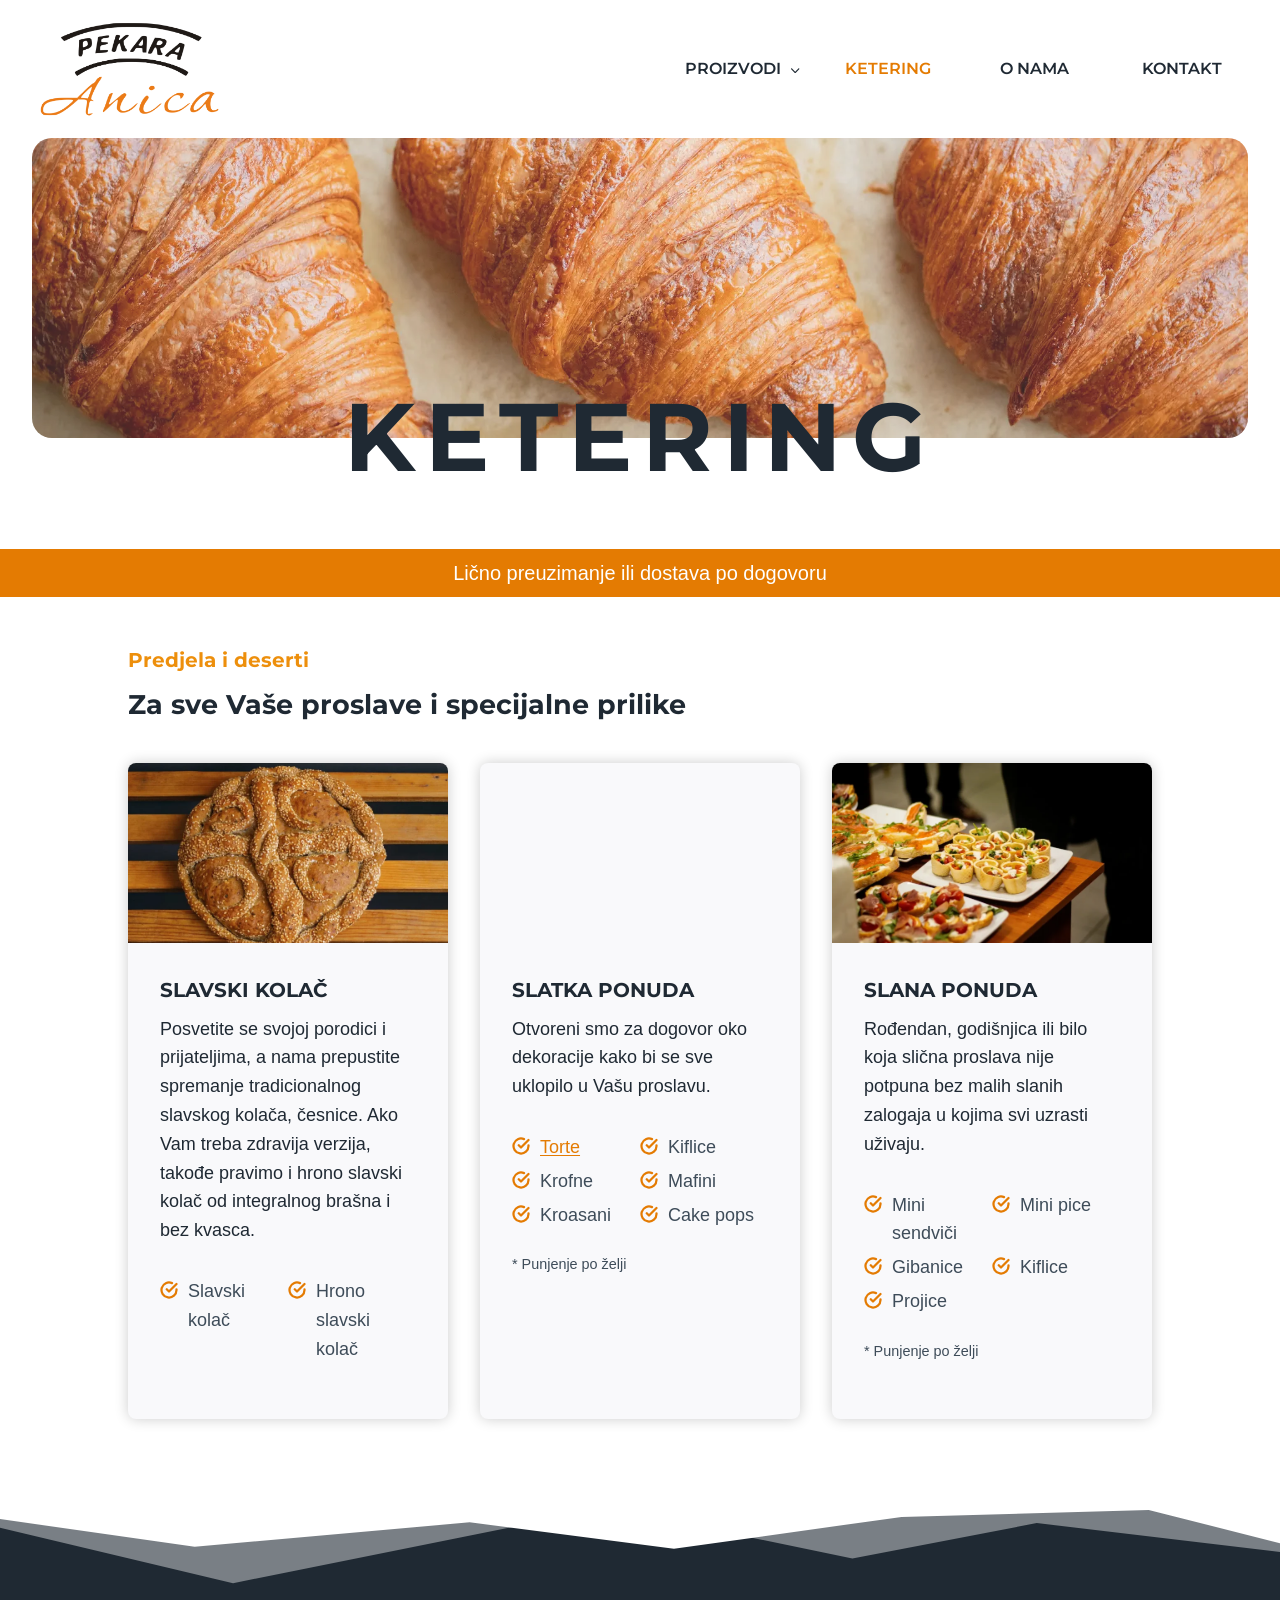
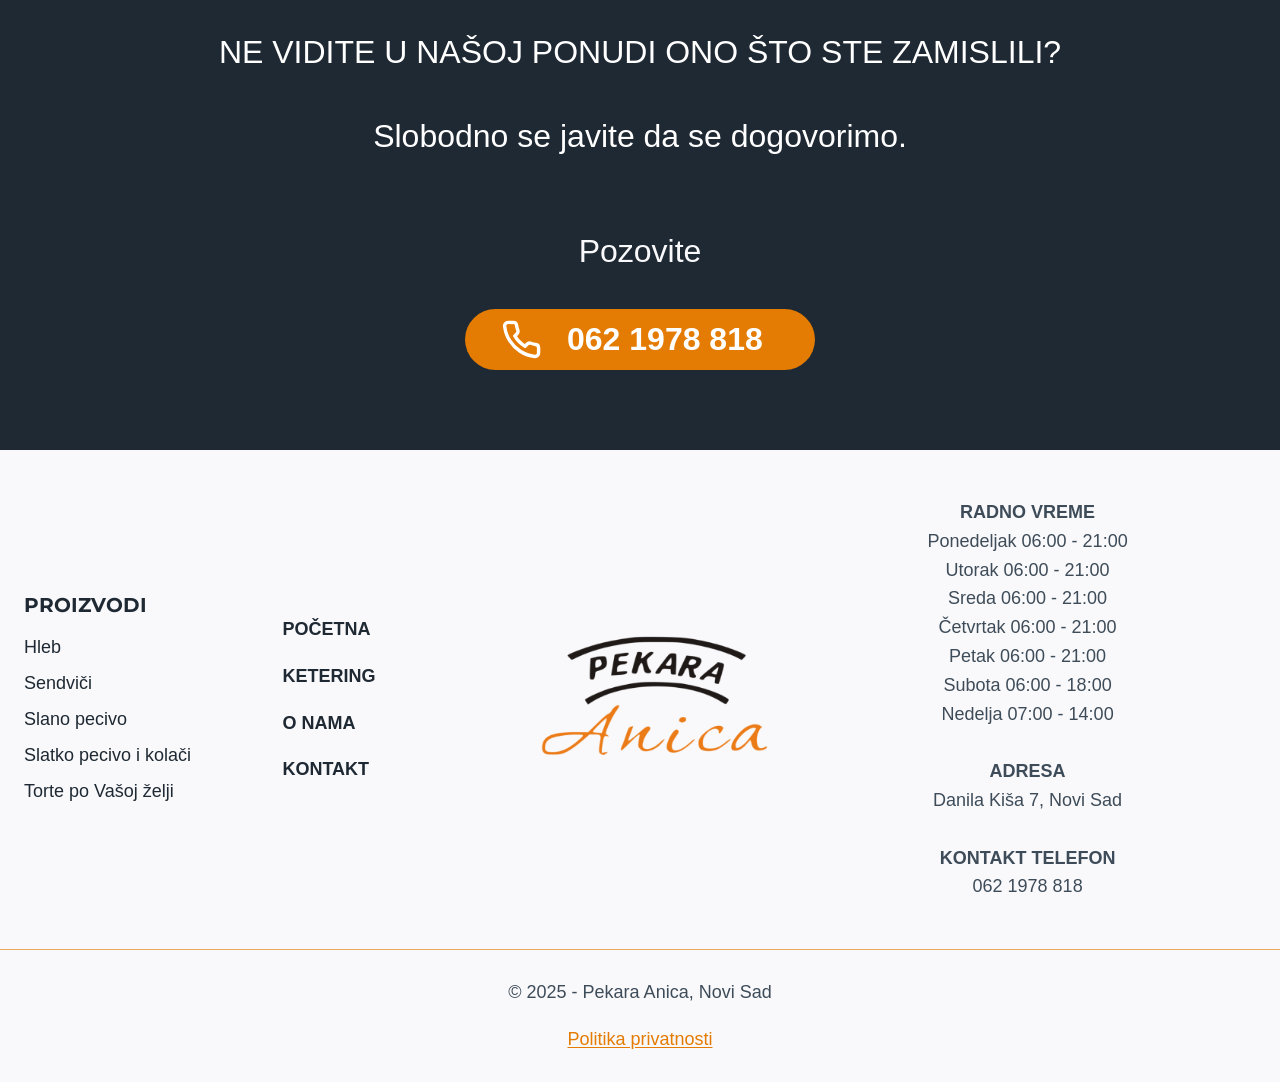
<file: ketering/index.html>
<!DOCTYPE html>
<html lang="en-US" class="no-js" itemtype="https://schema.org/WebPage" itemscope>
<head><meta charset="UTF-8">
	
	<meta name="viewport" content="width=device-width, initial-scale=1, minimum-scale=1">
	<meta name="robots" content="index, follow, max-image-preview:large, max-snippet:-1, max-video-preview:-1">

	<!-- This site is optimized with the Yoast SEO plugin v26.5 - https://yoast.com/wordpress/plugins/seo/ -->
	<title>Ketering - Pekara Anica</title>
	<meta name="description" content="Pravimo slavske kolače, slani i slatki ketering za sve vrste proslava. Pozovite nas ili posetite našu pekaru u Novom Sadu.">
	<link rel="canonical" href="/ketering/">
	<meta property="og:locale" content="en_US">
	<meta property="og:type" content="article">
	<meta property="og:title" content="Ketering - Pekara Anica">
	<meta property="og:description" content="Pravimo slavske kolače, slani i slatki ketering za sve vrste proslava. Pozovite nas ili posetite našu pekaru u Novom Sadu.">
	<meta property="og:url" content="/ketering/">
	<meta property="og:site_name" content="Pekara Anica">
	<meta property="article:publisher" content="https://www.facebook.com/pekaraanica">
	<meta property="article:modified_time" content="2025-12-04T18:55:42+00:00">
	<meta property="og:image" content="/wp-content/uploads/2025/11/hrono_slavskii.webp">
	<meta property="og:image:width" content="1300">
	<meta property="og:image:height" content="867">
	<meta property="og:image:type" content="image/webp">
	<meta name="twitter:card" content="summary_large_image">
	<meta name="twitter:label1" content="Est. reading time">
	<meta name="twitter:data1" content="2 minutes">
	<script type="application/ld+json" class="yoast-schema-graph">{"@context":"https://schema.org","@graph":[{"@type":"WebPage","@id":"/ketering/","url":"/ketering/","name":"Ketering - Pekara Anica","isPartOf":{"@id":"/#website"},"primaryImageOfPage":{"@id":"/ketering/#primaryimage"},"image":{"@id":"/ketering/#primaryimage"},"thumbnailUrl":"/wp-content/uploads/2025/11/hrono_slavskii-1024x683.webp","datePublished":"2025-07-01T20:38:42+00:00","dateModified":"2025-12-04T18:55:42+00:00","description":"Pravimo slavske kolače, slani i slatki ketering za sve vrste proslava. Pozovite nas ili posetite našu pekaru u Novom Sadu.","breadcrumb":{"@id":"/ketering/#breadcrumb"},"inLanguage":"en-US","potentialAction":[{"@type":"ReadAction","target":["/ketering/"]}]},{"@type":"ImageObject","inLanguage":"en-US","@id":"/ketering/#primaryimage","url":"/wp-content/uploads/2025/11/hrono_slavskii.webp","contentUrl":"/wp-content/uploads/2025/11/hrono_slavskii.webp","width":1300,"height":867,"caption":"Slavski kolač"},{"@type":"BreadcrumbList","@id":"/ketering/#breadcrumb","itemListElement":[{"@type":"ListItem","position":1,"name":"Home","item":"/"},{"@type":"ListItem","position":2,"name":"Ketering"}]},{"@type":"WebSite","@id":"/#website","url":"/","name":"Pekara Anica","description":"Sveže pecivo svakog dana","publisher":{"@id":"/#organization"},"potentialAction":[{"@type":"SearchAction","target":{"@type":"EntryPoint","urlTemplate":"/?s={search_term_string}"},"query-input":{"@type":"PropertyValueSpecification","valueRequired":true,"valueName":"search_term_string"}}],"inLanguage":"en-US"},{"@type":"Organization","@id":"/#organization","name":"Anica","url":"/","logo":{"@type":"ImageObject","inLanguage":"en-US","@id":"/#/schema/logo/image/","url":"/wp-content/uploads/2025/11/logo.png","contentUrl":"/wp-content/uploads/2025/11/logo.png","width":650,"height":355,"caption":"Anica"},"image":{"@id":"/#/schema/logo/image/"},"sameAs":["https://www.facebook.com/pekaraanica"]}]}</script>
	<!-- / Yoast SEO plugin. -->


<link rel="alternate" type="application/rss+xml" title="Pekara Anica » Feed" href="/feed/">
<link rel="alternate" type="application/rss+xml" title="Pekara Anica » Comments Feed" href="/comments/feed/">
			<script>document.documentElement.classList.remove( 'no-js' );</script>
			<link rel="alternate" title="oEmbed (JSON)" type="application/json+oembed" href="/wp-json/oembed/1.0/embed?url=%2Fketering%2F">
<link rel="alternate" title="oEmbed (XML)" type="text/xml+oembed" href="/wp-json/oembed/1.0/embed?url=%2Fketering%2F&amp;format=xml">
<style id="wp-img-auto-sizes-contain-inline-css">
img:is([sizes=auto i],[sizes^="auto," i]){contain-intrinsic-size:3000px 1500px}
/*# sourceURL=wp-img-auto-sizes-contain-inline-css */
</style>
<style id="wp-emoji-styles-inline-css">

	img.wp-smiley, img.emoji {
		display: inline !important;
		border: none !important;
		box-shadow: none !important;
		height: 1em !important;
		width: 1em !important;
		margin: 0 0.07em !important;
		vertical-align: -0.1em !important;
		background: none !important;
		padding: 0 !important;
	}
/*# sourceURL=wp-emoji-styles-inline-css */
</style>
<style id="wp-block-library-inline-css">
:root{--wp-block-synced-color:#7a00df;--wp-block-synced-color--rgb:122,0,223;--wp-bound-block-color:var(--wp-block-synced-color);--wp-editor-canvas-background:#ddd;--wp-admin-theme-color:#007cba;--wp-admin-theme-color--rgb:0,124,186;--wp-admin-theme-color-darker-10:#006ba1;--wp-admin-theme-color-darker-10--rgb:0,107,160.5;--wp-admin-theme-color-darker-20:#005a87;--wp-admin-theme-color-darker-20--rgb:0,90,135;--wp-admin-border-width-focus:2px}@media (min-resolution:192dpi){:root{--wp-admin-border-width-focus:1.5px}}.wp-element-button{cursor:pointer}:root .has-very-light-gray-background-color{background-color:#eee}:root .has-very-dark-gray-background-color{background-color:#313131}:root .has-very-light-gray-color{color:#eee}:root .has-very-dark-gray-color{color:#313131}:root .has-vivid-green-cyan-to-vivid-cyan-blue-gradient-background{background:linear-gradient(135deg,#00d084,#0693e3)}:root .has-purple-crush-gradient-background{background:linear-gradient(135deg,#34e2e4,#4721fb 50%,#ab1dfe)}:root .has-hazy-dawn-gradient-background{background:linear-gradient(135deg,#faaca8,#dad0ec)}:root .has-subdued-olive-gradient-background{background:linear-gradient(135deg,#fafae1,#67a671)}:root .has-atomic-cream-gradient-background{background:linear-gradient(135deg,#fdd79a,#004a59)}:root .has-nightshade-gradient-background{background:linear-gradient(135deg,#330968,#31cdcf)}:root .has-midnight-gradient-background{background:linear-gradient(135deg,#020381,#2874fc)}:root{--wp--preset--font-size--normal:16px;--wp--preset--font-size--huge:42px}.has-regular-font-size{font-size:1em}.has-larger-font-size{font-size:2.625em}.has-normal-font-size{font-size:var(--wp--preset--font-size--normal)}.has-huge-font-size{font-size:var(--wp--preset--font-size--huge)}.has-text-align-center{text-align:center}.has-text-align-left{text-align:left}.has-text-align-right{text-align:right}.has-fit-text{white-space:nowrap!important}#end-resizable-editor-section{display:none}.aligncenter{clear:both}.items-justified-left{justify-content:flex-start}.items-justified-center{justify-content:center}.items-justified-right{justify-content:flex-end}.items-justified-space-between{justify-content:space-between}.screen-reader-text{border:0;clip-path:inset(50%);height:1px;margin:-1px;overflow:hidden;padding:0;position:absolute;width:1px;word-wrap:normal!important}.screen-reader-text:focus{background-color:#ddd;clip-path:none;color:#444;display:block;font-size:1em;height:auto;left:5px;line-height:normal;padding:15px 23px 14px;text-decoration:none;top:5px;width:auto;z-index:100000}html :where(.has-border-color){border-style:solid}html :where([style*=border-top-color]){border-top-style:solid}html :where([style*=border-right-color]){border-right-style:solid}html :where([style*=border-bottom-color]){border-bottom-style:solid}html :where([style*=border-left-color]){border-left-style:solid}html :where([style*=border-width]){border-style:solid}html :where([style*=border-top-width]){border-top-style:solid}html :where([style*=border-right-width]){border-right-style:solid}html :where([style*=border-bottom-width]){border-bottom-style:solid}html :where([style*=border-left-width]){border-left-style:solid}html :where(img[class*=wp-image-]){height:auto;max-width:100%}:where(figure){margin:0 0 1em}html :where(.is-position-sticky){--wp-admin--admin-bar--position-offset:var(--wp-admin--admin-bar--height,0px)}@media screen and (max-width:600px){html :where(.is-position-sticky){--wp-admin--admin-bar--position-offset:0px}}

/*# sourceURL=wp-block-library-inline-css */
</style><style id="wp-block-image-inline-css">
.wp-block-image>a,.wp-block-image>figure>a{display:inline-block}.wp-block-image img{box-sizing:border-box;height:auto;max-width:100%;vertical-align:bottom}@media not (prefers-reduced-motion){.wp-block-image img.hide{visibility:hidden}.wp-block-image img.show{animation:show-content-image .4s}}.wp-block-image[style*=border-radius] img,.wp-block-image[style*=border-radius]>a{border-radius:inherit}.wp-block-image.has-custom-border img{box-sizing:border-box}.wp-block-image.aligncenter{text-align:center}.wp-block-image.alignfull>a,.wp-block-image.alignwide>a{width:100%}.wp-block-image.alignfull img,.wp-block-image.alignwide img{height:auto;width:100%}.wp-block-image .aligncenter,.wp-block-image .alignleft,.wp-block-image .alignright,.wp-block-image.aligncenter,.wp-block-image.alignleft,.wp-block-image.alignright{display:table}.wp-block-image .aligncenter>figcaption,.wp-block-image .alignleft>figcaption,.wp-block-image .alignright>figcaption,.wp-block-image.aligncenter>figcaption,.wp-block-image.alignleft>figcaption,.wp-block-image.alignright>figcaption{caption-side:bottom;display:table-caption}.wp-block-image .alignleft{float:left;margin:.5em 1em .5em 0}.wp-block-image .alignright{float:right;margin:.5em 0 .5em 1em}.wp-block-image .aligncenter{margin-left:auto;margin-right:auto}.wp-block-image :where(figcaption){margin-bottom:1em;margin-top:.5em}.wp-block-image.is-style-circle-mask img{border-radius:9999px}@supports ((-webkit-mask-image:none) or (mask-image:none)) or (-webkit-mask-image:none){.wp-block-image.is-style-circle-mask img{border-radius:0;-webkit-mask-image:url('data:image/svg+xml;utf8,<svg viewBox="0 0 100 100" xmlns="http://www.w3.org/2000/svg"><circle cx="50" cy="50" r="50"/>');mask-image:url('data:image/svg+xml;utf8,<svg viewBox="0 0 100 100" xmlns="http://www.w3.org/2000/svg"><circle cx="50" cy="50" r="50"/>');mask-mode:alpha;-webkit-mask-position:center;mask-position:center;-webkit-mask-repeat:no-repeat;mask-repeat:no-repeat;-webkit-mask-size:contain;mask-size:contain}}:root :where(.wp-block-image.is-style-rounded img,.wp-block-image .is-style-rounded img){border-radius:9999px}.wp-block-image figure{margin:0}.wp-lightbox-container{display:flex;flex-direction:column;position:relative}.wp-lightbox-container img{cursor:zoom-in}.wp-lightbox-container img:hover+button{opacity:1}.wp-lightbox-container button{align-items:center;backdrop-filter:blur(16px) saturate(180%);background-color:#5a5a5a40;border:none;border-radius:4px;cursor:zoom-in;display:flex;height:20px;justify-content:center;opacity:0;padding:0;position:absolute;right:16px;text-align:center;top:16px;width:20px;z-index:100}@media not (prefers-reduced-motion){.wp-lightbox-container button{transition:opacity .2s ease}}.wp-lightbox-container button:focus-visible{outline:3px auto #5a5a5a40;outline:3px auto -webkit-focus-ring-color;outline-offset:3px}.wp-lightbox-container button:hover{cursor:pointer;opacity:1}.wp-lightbox-container button:focus{opacity:1}.wp-lightbox-container button:focus,.wp-lightbox-container button:hover,.wp-lightbox-container button:not(:hover):not(:active):not(.has-background){background-color:#5a5a5a40;border:none}.wp-lightbox-overlay{box-sizing:border-box;cursor:zoom-out;height:100vh;left:0;overflow:hidden;position:fixed;top:0;visibility:hidden;width:100%;z-index:100000}.wp-lightbox-overlay .close-button{align-items:center;cursor:pointer;display:flex;justify-content:center;min-height:40px;min-width:40px;padding:0;position:absolute;right:calc(env(safe-area-inset-right) + 16px);top:calc(env(safe-area-inset-top) + 16px);z-index:5000000}.wp-lightbox-overlay .close-button:focus,.wp-lightbox-overlay .close-button:hover,.wp-lightbox-overlay .close-button:not(:hover):not(:active):not(.has-background){background:none;border:none}.wp-lightbox-overlay .lightbox-image-container{height:var(--wp--lightbox-container-height);left:50%;overflow:hidden;position:absolute;top:50%;transform:translate(-50%,-50%);transform-origin:top left;width:var(--wp--lightbox-container-width);z-index:9999999999}.wp-lightbox-overlay .wp-block-image{align-items:center;box-sizing:border-box;display:flex;height:100%;justify-content:center;margin:0;position:relative;transform-origin:0 0;width:100%;z-index:3000000}.wp-lightbox-overlay .wp-block-image img{height:var(--wp--lightbox-image-height);min-height:var(--wp--lightbox-image-height);min-width:var(--wp--lightbox-image-width);width:var(--wp--lightbox-image-width)}.wp-lightbox-overlay .wp-block-image figcaption{display:none}.wp-lightbox-overlay button{background:none;border:none}.wp-lightbox-overlay .scrim{background-color:#fff;height:100%;opacity:.9;position:absolute;width:100%;z-index:2000000}.wp-lightbox-overlay.active{visibility:visible}@media not (prefers-reduced-motion){.wp-lightbox-overlay.active{animation:turn-on-visibility .25s both}.wp-lightbox-overlay.active img{animation:turn-on-visibility .35s both}.wp-lightbox-overlay.show-closing-animation:not(.active){animation:turn-off-visibility .35s both}.wp-lightbox-overlay.show-closing-animation:not(.active) img{animation:turn-off-visibility .25s both}.wp-lightbox-overlay.zoom.active{animation:none;opacity:1;visibility:visible}.wp-lightbox-overlay.zoom.active .lightbox-image-container{animation:lightbox-zoom-in .4s}.wp-lightbox-overlay.zoom.active .lightbox-image-container img{animation:none}.wp-lightbox-overlay.zoom.active .scrim{animation:turn-on-visibility .4s forwards}.wp-lightbox-overlay.zoom.show-closing-animation:not(.active){animation:none}.wp-lightbox-overlay.zoom.show-closing-animation:not(.active) .lightbox-image-container{animation:lightbox-zoom-out .4s}.wp-lightbox-overlay.zoom.show-closing-animation:not(.active) .lightbox-image-container img{animation:none}.wp-lightbox-overlay.zoom.show-closing-animation:not(.active) .scrim{animation:turn-off-visibility .4s forwards}}@keyframes show-content-image{0%{visibility:hidden}99%{visibility:hidden}to{visibility:visible}}@keyframes turn-on-visibility{0%{opacity:0}to{opacity:1}}@keyframes turn-off-visibility{0%{opacity:1;visibility:visible}99%{opacity:0;visibility:visible}to{opacity:0;visibility:hidden}}@keyframes lightbox-zoom-in{0%{transform:translate(calc((-100vw + var(--wp--lightbox-scrollbar-width))/2 + var(--wp--lightbox-initial-left-position)),calc(-50vh + var(--wp--lightbox-initial-top-position))) scale(var(--wp--lightbox-scale))}to{transform:translate(-50%,-50%) scale(1)}}@keyframes lightbox-zoom-out{0%{transform:translate(-50%,-50%) scale(1);visibility:visible}99%{visibility:visible}to{transform:translate(calc((-100vw + var(--wp--lightbox-scrollbar-width))/2 + var(--wp--lightbox-initial-left-position)),calc(-50vh + var(--wp--lightbox-initial-top-position))) scale(var(--wp--lightbox-scale));visibility:hidden}}
/*# sourceURL=/wp-includes/blocks/image/style.min.css */
</style>
<style id="wp-block-group-inline-css">
.wp-block-group{box-sizing:border-box}:where(.wp-block-group.wp-block-group-is-layout-constrained){position:relative}
/*# sourceURL=/wp-includes/blocks/group/style.min.css */
</style>
<style id="wp-block-paragraph-inline-css">
.is-small-text{font-size:.875em}.is-regular-text{font-size:1em}.is-large-text{font-size:2.25em}.is-larger-text{font-size:3em}.has-drop-cap:not(:focus):first-letter{float:left;font-size:8.4em;font-style:normal;font-weight:100;line-height:.68;margin:.05em .1em 0 0;text-transform:uppercase}body.rtl .has-drop-cap:not(:focus):first-letter{float:none;margin-left:.1em}p.has-drop-cap.has-background{overflow:hidden}:root :where(p.has-background){padding:1.25em 2.375em}:where(p.has-text-color:not(.has-link-color)) a{color:inherit}p.has-text-align-left[style*="writing-mode:vertical-lr"],p.has-text-align-right[style*="writing-mode:vertical-rl"]{rotate:180deg}
/*# sourceURL=/wp-includes/blocks/paragraph/style.min.css */
</style>
<style id="global-styles-inline-css">
:root{--wp--preset--aspect-ratio--square: 1;--wp--preset--aspect-ratio--4-3: 4/3;--wp--preset--aspect-ratio--3-4: 3/4;--wp--preset--aspect-ratio--3-2: 3/2;--wp--preset--aspect-ratio--2-3: 2/3;--wp--preset--aspect-ratio--16-9: 16/9;--wp--preset--aspect-ratio--9-16: 9/16;--wp--preset--color--black: #000000;--wp--preset--color--cyan-bluish-gray: #abb8c3;--wp--preset--color--white: #ffffff;--wp--preset--color--pale-pink: #f78da7;--wp--preset--color--vivid-red: #cf2e2e;--wp--preset--color--luminous-vivid-orange: #ff6900;--wp--preset--color--luminous-vivid-amber: #fcb900;--wp--preset--color--light-green-cyan: #7bdcb5;--wp--preset--color--vivid-green-cyan: #00d084;--wp--preset--color--pale-cyan-blue: #8ed1fc;--wp--preset--color--vivid-cyan-blue: #0693e3;--wp--preset--color--vivid-purple: #9b51e0;--wp--preset--color--theme-palette-1: var(--global-palette1);--wp--preset--color--theme-palette-2: var(--global-palette2);--wp--preset--color--theme-palette-3: var(--global-palette3);--wp--preset--color--theme-palette-4: var(--global-palette4);--wp--preset--color--theme-palette-5: var(--global-palette5);--wp--preset--color--theme-palette-6: var(--global-palette6);--wp--preset--color--theme-palette-7: var(--global-palette7);--wp--preset--color--theme-palette-8: var(--global-palette8);--wp--preset--color--theme-palette-9: var(--global-palette9);--wp--preset--color--theme-palette-10: var(--global-palette10);--wp--preset--color--theme-palette-11: var(--global-palette11);--wp--preset--color--theme-palette-12: var(--global-palette12);--wp--preset--color--theme-palette-13: var(--global-palette13);--wp--preset--color--theme-palette-14: var(--global-palette14);--wp--preset--color--theme-palette-15: var(--global-palette15);--wp--preset--gradient--vivid-cyan-blue-to-vivid-purple: linear-gradient(135deg,rgb(6,147,227) 0%,rgb(155,81,224) 100%);--wp--preset--gradient--light-green-cyan-to-vivid-green-cyan: linear-gradient(135deg,rgb(122,220,180) 0%,rgb(0,208,130) 100%);--wp--preset--gradient--luminous-vivid-amber-to-luminous-vivid-orange: linear-gradient(135deg,rgb(252,185,0) 0%,rgb(255,105,0) 100%);--wp--preset--gradient--luminous-vivid-orange-to-vivid-red: linear-gradient(135deg,rgb(255,105,0) 0%,rgb(207,46,46) 100%);--wp--preset--gradient--very-light-gray-to-cyan-bluish-gray: linear-gradient(135deg,rgb(238,238,238) 0%,rgb(169,184,195) 100%);--wp--preset--gradient--cool-to-warm-spectrum: linear-gradient(135deg,rgb(74,234,220) 0%,rgb(151,120,209) 20%,rgb(207,42,186) 40%,rgb(238,44,130) 60%,rgb(251,105,98) 80%,rgb(254,248,76) 100%);--wp--preset--gradient--blush-light-purple: linear-gradient(135deg,rgb(255,206,236) 0%,rgb(152,150,240) 100%);--wp--preset--gradient--blush-bordeaux: linear-gradient(135deg,rgb(254,205,165) 0%,rgb(254,45,45) 50%,rgb(107,0,62) 100%);--wp--preset--gradient--luminous-dusk: linear-gradient(135deg,rgb(255,203,112) 0%,rgb(199,81,192) 50%,rgb(65,88,208) 100%);--wp--preset--gradient--pale-ocean: linear-gradient(135deg,rgb(255,245,203) 0%,rgb(182,227,212) 50%,rgb(51,167,181) 100%);--wp--preset--gradient--electric-grass: linear-gradient(135deg,rgb(202,248,128) 0%,rgb(113,206,126) 100%);--wp--preset--gradient--midnight: linear-gradient(135deg,rgb(2,3,129) 0%,rgb(40,116,252) 100%);--wp--preset--font-size--small: var(--global-font-size-small);--wp--preset--font-size--medium: var(--global-font-size-medium);--wp--preset--font-size--large: var(--global-font-size-large);--wp--preset--font-size--x-large: 42px;--wp--preset--font-size--larger: var(--global-font-size-larger);--wp--preset--font-size--xxlarge: var(--global-font-size-xxlarge);--wp--preset--spacing--20: 0.44rem;--wp--preset--spacing--30: 0.67rem;--wp--preset--spacing--40: 1rem;--wp--preset--spacing--50: 1.5rem;--wp--preset--spacing--60: 2.25rem;--wp--preset--spacing--70: 3.38rem;--wp--preset--spacing--80: 5.06rem;--wp--preset--shadow--natural: 6px 6px 9px rgba(0, 0, 0, 0.2);--wp--preset--shadow--deep: 12px 12px 50px rgba(0, 0, 0, 0.4);--wp--preset--shadow--sharp: 6px 6px 0px rgba(0, 0, 0, 0.2);--wp--preset--shadow--outlined: 6px 6px 0px -3px rgb(255, 255, 255), 6px 6px rgb(0, 0, 0);--wp--preset--shadow--crisp: 6px 6px 0px rgb(0, 0, 0);}:where(.is-layout-flex){gap: 0.5em;}:where(.is-layout-grid){gap: 0.5em;}body .is-layout-flex{display: flex;}.is-layout-flex{flex-wrap: wrap;align-items: center;}.is-layout-flex > :is(*, div){margin: 0;}body .is-layout-grid{display: grid;}.is-layout-grid > :is(*, div){margin: 0;}:where(.wp-block-columns.is-layout-flex){gap: 2em;}:where(.wp-block-columns.is-layout-grid){gap: 2em;}:where(.wp-block-post-template.is-layout-flex){gap: 1.25em;}:where(.wp-block-post-template.is-layout-grid){gap: 1.25em;}.has-black-color{color: var(--wp--preset--color--black) !important;}.has-cyan-bluish-gray-color{color: var(--wp--preset--color--cyan-bluish-gray) !important;}.has-white-color{color: var(--wp--preset--color--white) !important;}.has-pale-pink-color{color: var(--wp--preset--color--pale-pink) !important;}.has-vivid-red-color{color: var(--wp--preset--color--vivid-red) !important;}.has-luminous-vivid-orange-color{color: var(--wp--preset--color--luminous-vivid-orange) !important;}.has-luminous-vivid-amber-color{color: var(--wp--preset--color--luminous-vivid-amber) !important;}.has-light-green-cyan-color{color: var(--wp--preset--color--light-green-cyan) !important;}.has-vivid-green-cyan-color{color: var(--wp--preset--color--vivid-green-cyan) !important;}.has-pale-cyan-blue-color{color: var(--wp--preset--color--pale-cyan-blue) !important;}.has-vivid-cyan-blue-color{color: var(--wp--preset--color--vivid-cyan-blue) !important;}.has-vivid-purple-color{color: var(--wp--preset--color--vivid-purple) !important;}.has-black-background-color{background-color: var(--wp--preset--color--black) !important;}.has-cyan-bluish-gray-background-color{background-color: var(--wp--preset--color--cyan-bluish-gray) !important;}.has-white-background-color{background-color: var(--wp--preset--color--white) !important;}.has-pale-pink-background-color{background-color: var(--wp--preset--color--pale-pink) !important;}.has-vivid-red-background-color{background-color: var(--wp--preset--color--vivid-red) !important;}.has-luminous-vivid-orange-background-color{background-color: var(--wp--preset--color--luminous-vivid-orange) !important;}.has-luminous-vivid-amber-background-color{background-color: var(--wp--preset--color--luminous-vivid-amber) !important;}.has-light-green-cyan-background-color{background-color: var(--wp--preset--color--light-green-cyan) !important;}.has-vivid-green-cyan-background-color{background-color: var(--wp--preset--color--vivid-green-cyan) !important;}.has-pale-cyan-blue-background-color{background-color: var(--wp--preset--color--pale-cyan-blue) !important;}.has-vivid-cyan-blue-background-color{background-color: var(--wp--preset--color--vivid-cyan-blue) !important;}.has-vivid-purple-background-color{background-color: var(--wp--preset--color--vivid-purple) !important;}.has-black-border-color{border-color: var(--wp--preset--color--black) !important;}.has-cyan-bluish-gray-border-color{border-color: var(--wp--preset--color--cyan-bluish-gray) !important;}.has-white-border-color{border-color: var(--wp--preset--color--white) !important;}.has-pale-pink-border-color{border-color: var(--wp--preset--color--pale-pink) !important;}.has-vivid-red-border-color{border-color: var(--wp--preset--color--vivid-red) !important;}.has-luminous-vivid-orange-border-color{border-color: var(--wp--preset--color--luminous-vivid-orange) !important;}.has-luminous-vivid-amber-border-color{border-color: var(--wp--preset--color--luminous-vivid-amber) !important;}.has-light-green-cyan-border-color{border-color: var(--wp--preset--color--light-green-cyan) !important;}.has-vivid-green-cyan-border-color{border-color: var(--wp--preset--color--vivid-green-cyan) !important;}.has-pale-cyan-blue-border-color{border-color: var(--wp--preset--color--pale-cyan-blue) !important;}.has-vivid-cyan-blue-border-color{border-color: var(--wp--preset--color--vivid-cyan-blue) !important;}.has-vivid-purple-border-color{border-color: var(--wp--preset--color--vivid-purple) !important;}.has-vivid-cyan-blue-to-vivid-purple-gradient-background{background: var(--wp--preset--gradient--vivid-cyan-blue-to-vivid-purple) !important;}.has-light-green-cyan-to-vivid-green-cyan-gradient-background{background: var(--wp--preset--gradient--light-green-cyan-to-vivid-green-cyan) !important;}.has-luminous-vivid-amber-to-luminous-vivid-orange-gradient-background{background: var(--wp--preset--gradient--luminous-vivid-amber-to-luminous-vivid-orange) !important;}.has-luminous-vivid-orange-to-vivid-red-gradient-background{background: var(--wp--preset--gradient--luminous-vivid-orange-to-vivid-red) !important;}.has-very-light-gray-to-cyan-bluish-gray-gradient-background{background: var(--wp--preset--gradient--very-light-gray-to-cyan-bluish-gray) !important;}.has-cool-to-warm-spectrum-gradient-background{background: var(--wp--preset--gradient--cool-to-warm-spectrum) !important;}.has-blush-light-purple-gradient-background{background: var(--wp--preset--gradient--blush-light-purple) !important;}.has-blush-bordeaux-gradient-background{background: var(--wp--preset--gradient--blush-bordeaux) !important;}.has-luminous-dusk-gradient-background{background: var(--wp--preset--gradient--luminous-dusk) !important;}.has-pale-ocean-gradient-background{background: var(--wp--preset--gradient--pale-ocean) !important;}.has-electric-grass-gradient-background{background: var(--wp--preset--gradient--electric-grass) !important;}.has-midnight-gradient-background{background: var(--wp--preset--gradient--midnight) !important;}.has-small-font-size{font-size: var(--wp--preset--font-size--small) !important;}.has-medium-font-size{font-size: var(--wp--preset--font-size--medium) !important;}.has-large-font-size{font-size: var(--wp--preset--font-size--large) !important;}.has-x-large-font-size{font-size: var(--wp--preset--font-size--x-large) !important;}
/*# sourceURL=global-styles-inline-css */
</style>

<style id="classic-theme-styles-inline-css">
/*! This file is auto-generated */
.wp-block-button__link{color:#fff;background-color:#32373c;border-radius:9999px;box-shadow:none;text-decoration:none;padding:calc(.667em + 2px) calc(1.333em + 2px);font-size:1.125em}.wp-block-file__button{background:#32373c;color:#fff;text-decoration:none}
/*# sourceURL=/wp-includes/css/classic-themes.min.css */
</style>
<link rel="stylesheet" id="parent-style-css" href="/wp-content/themes/kadence/style.css?ver=6.9" media="all">
<link rel="stylesheet" id="child-style-css" href="/wp-content/themes/kadence-child/style.css?ver=1.0" media="all">
<link rel="stylesheet" id="kadence-global-css" href="/wp-content/themes/kadence/assets/css/global.min.css?ver=1.4.2" media="all">
<style id="kadence-global-inline-css">
/* Kadence Base CSS */
:root{--global-palette1:#e47b02;--global-palette2:#ed8f0c;--global-palette3:#1f2933;--global-palette4:#3e4c59;--global-palette5:#52606d;--global-palette6:#7b8794;--global-palette7:#f3f4f7;--global-palette8:#f9f9fb;--global-palette9:#ffffff;--global-palette10:oklch(from var(--global-palette1) calc(l + 0.10 * (1 - l)) calc(c * 1.00) calc(h + 180) / 100%);--global-palette11:#13612e;--global-palette12:#1159af;--global-palette13:#b82105;--global-palette14:#f7630c;--global-palette15:#f5a524;--global-palette9rgb:255, 255, 255;--global-palette-highlight:var(--global-palette1);--global-palette-highlight-alt:var(--global-palette1);--global-palette-highlight-alt2:var(--global-palette9);--global-palette-btn-bg:var(--global-palette1);--global-palette-btn-bg-hover:#ffab35;--global-palette-btn:#ffffff;--global-palette-btn-hover:var(--global-palette9);--global-palette-btn-sec-bg:var(--global-palette7);--global-palette-btn-sec-bg-hover:var(--global-palette2);--global-palette-btn-sec:var(--global-palette3);--global-palette-btn-sec-hover:var(--global-palette9);--global-body-font-family:-apple-system,BlinkMacSystemFont,"Segoe UI",Roboto,Oxygen-Sans,Ubuntu,Cantarell,"Helvetica Neue",sans-serif, "Apple Color Emoji", "Segoe UI Emoji", "Segoe UI Symbol";--global-heading-font-family:Montserrat, sans-serif;--global-primary-nav-font-family:Montserrat, sans-serif;--global-fallback-font:sans-serif;--global-display-fallback-font:sans-serif;--global-content-width:1290px;--global-content-wide-width:calc(1290px + 230px);--global-content-narrow-width:842px;--global-content-edge-padding:1.5rem;--global-content-boxed-padding:2rem;--global-calc-content-width:calc(1290px - var(--global-content-edge-padding) - var(--global-content-edge-padding) );--wp--style--global--content-size:var(--global-calc-content-width);}.wp-site-blocks{--global-vw:calc( 100vw - ( 0.5 * var(--scrollbar-offset)));}body{background:var(--global-palette8);}body, input, select, optgroup, textarea{font-style:normal;font-weight:400;font-size:18px;line-height:1.6;font-family:var(--global-body-font-family);color:var(--global-palette4);}.content-bg, body.content-style-unboxed .site{background:var(--global-palette9);}h1,h2,h3,h4,h5,h6{font-family:var(--global-heading-font-family);}h1{font-style:normal;font-weight:700;font-size:50px;line-height:1.4;text-transform:capitalize;color:var(--global-palette3);}h2{font-style:normal;font-weight:700;font-size:32px;line-height:1.5;color:var(--global-palette3);}h3{font-style:normal;font-weight:700;font-size:27px;line-height:1.5;color:var(--global-palette3);}h4{font-style:normal;font-weight:700;font-size:24px;line-height:1.5;color:var(--global-palette3);}h5{font-style:normal;font-weight:700;font-size:22px;line-height:1.5;color:var(--global-palette3);}h6{font-style:normal;font-weight:600;font-size:19px;line-height:1.5;text-transform:capitalize;color:var(--global-palette1);}@media all and (max-width: 1024px){h1{font-size:45px;}}@media all and (max-width: 767px){h1{font-size:36px;}}.entry-hero .kadence-breadcrumbs{max-width:1290px;}.site-container, .site-header-row-layout-contained, .site-footer-row-layout-contained, .entry-hero-layout-contained, .comments-area, .alignfull > .wp-block-cover__inner-container, .alignwide > .wp-block-cover__inner-container{max-width:var(--global-content-width);}.content-width-narrow .content-container.site-container, .content-width-narrow .hero-container.site-container{max-width:var(--global-content-narrow-width);}@media all and (min-width: 1520px){.wp-site-blocks .content-container  .alignwide{margin-left:-115px;margin-right:-115px;width:unset;max-width:unset;}}@media all and (min-width: 1102px){.content-width-narrow .wp-site-blocks .content-container .alignwide{margin-left:-130px;margin-right:-130px;width:unset;max-width:unset;}}.content-style-boxed .wp-site-blocks .entry-content .alignwide{margin-left:calc( -1 * var( --global-content-boxed-padding ) );margin-right:calc( -1 * var( --global-content-boxed-padding ) );}.content-area{margin-top:5rem;margin-bottom:5rem;}@media all and (max-width: 1024px){.content-area{margin-top:3rem;margin-bottom:3rem;}}@media all and (max-width: 767px){.content-area{margin-top:2rem;margin-bottom:2rem;}}@media all and (max-width: 1024px){:root{--global-content-boxed-padding:2rem;}}@media all and (max-width: 767px){:root{--global-content-boxed-padding:1.5rem;}}.entry-content-wrap{padding:2rem;}@media all and (max-width: 1024px){.entry-content-wrap{padding:2rem;}}@media all and (max-width: 767px){.entry-content-wrap{padding:1.5rem;}}.entry.single-entry{box-shadow:0px 15px 15px -10px rgba(0,0,0,0.05);}.entry.loop-entry{box-shadow:0px 15px 15px -10px rgba(140,202,245,0.18);}.loop-entry .entry-content-wrap{padding:2rem;}@media all and (max-width: 1024px){.loop-entry .entry-content-wrap{padding:2rem;}}@media all and (max-width: 767px){.loop-entry .entry-content-wrap{padding:1.5rem;}}button, .button, .wp-block-button__link, input[type="button"], input[type="reset"], input[type="submit"], .fl-button, .elementor-button-wrapper .elementor-button, .wc-block-components-checkout-place-order-button, .wc-block-cart__submit{font-style:normal;font-weight:600;line-height:1.2;letter-spacing:0em;font-family:Montserrat, sans-serif;text-transform:capitalize;border-radius:100px;padding:17px 35px 17px 35px;box-shadow:0px 0px 0px -7px rgba(0,0,0,0);}.wp-block-button.is-style-outline .wp-block-button__link{padding:17px 35px 17px 35px;}button:hover, button:focus, button:active, .button:hover, .button:focus, .button:active, .wp-block-button__link:hover, .wp-block-button__link:focus, .wp-block-button__link:active, input[type="button"]:hover, input[type="button"]:focus, input[type="button"]:active, input[type="reset"]:hover, input[type="reset"]:focus, input[type="reset"]:active, input[type="submit"]:hover, input[type="submit"]:focus, input[type="submit"]:active, .elementor-button-wrapper .elementor-button:hover, .elementor-button-wrapper .elementor-button:focus, .elementor-button-wrapper .elementor-button:active, .wc-block-cart__submit:hover{box-shadow:0px 15px 25px -7px rgba(0,0,0,0);}.kb-button.kb-btn-global-outline.kb-btn-global-inherit{padding-top:calc(17px - 2px);padding-right:calc(35px - 2px);padding-bottom:calc(17px - 2px);padding-left:calc(35px - 2px);}button.button-style-secondary, .button.button-style-secondary, .wp-block-button__link.button-style-secondary, input[type="button"].button-style-secondary, input[type="reset"].button-style-secondary, input[type="submit"].button-style-secondary, .fl-button.button-style-secondary, .elementor-button-wrapper .elementor-button.button-style-secondary, .wc-block-components-checkout-place-order-button.button-style-secondary, .wc-block-cart__submit.button-style-secondary{font-style:normal;font-weight:600;line-height:1.2;letter-spacing:0em;font-family:Montserrat, sans-serif;text-transform:capitalize;}@media all and (min-width: 1025px){.transparent-header .entry-hero .entry-hero-container-inner{padding-top:80px;}}@media all and (max-width: 1024px){.mobile-transparent-header .entry-hero .entry-hero-container-inner{padding-top:80px;}}@media all and (max-width: 767px){.mobile-transparent-header .entry-hero .entry-hero-container-inner{padding-top:80px;}}.wp-site-blocks .page-title h1{font-style:normal;}.entry-hero.page-hero-section .entry-header{min-height:200px;}.loop-entry.type-post h2.entry-title{font-style:normal;font-size:24px;line-height:1.3;color:var(--global-palette3);}@media all and (max-width: 1024px){.loop-entry.type-post h2.entry-title{font-size:24px;}}
/* Kadence Header CSS */
@media all and (max-width: 1024px){.mobile-transparent-header #masthead{position:absolute;left:0px;right:0px;z-index:100;}.kadence-scrollbar-fixer.mobile-transparent-header #masthead{right:var(--scrollbar-offset,0);}.mobile-transparent-header #masthead, .mobile-transparent-header .site-top-header-wrap .site-header-row-container-inner, .mobile-transparent-header .site-main-header-wrap .site-header-row-container-inner, .mobile-transparent-header .site-bottom-header-wrap .site-header-row-container-inner{background:transparent;}.site-header-row-tablet-layout-fullwidth, .site-header-row-tablet-layout-standard{padding:0px;}}@media all and (min-width: 1025px){.transparent-header #masthead{position:absolute;left:0px;right:0px;z-index:100;}.transparent-header.kadence-scrollbar-fixer #masthead{right:var(--scrollbar-offset,0);}.transparent-header #masthead, .transparent-header .site-top-header-wrap .site-header-row-container-inner, .transparent-header .site-main-header-wrap .site-header-row-container-inner, .transparent-header .site-bottom-header-wrap .site-header-row-container-inner{background:transparent;}}.site-branding a.brand img{max-width:180px;}.site-branding a.brand img.svg-logo-image{width:180px;}@media all and (max-width: 767px){.site-branding a.brand img{max-width:100px;}.site-branding a.brand img.svg-logo-image{width:100px;}}.site-branding{padding:0px 0px 0px 0px;}@media all and (max-width: 1024px){.site-branding{padding:5px 0px 0px 0px;}}#masthead, #masthead .kadence-sticky-header.item-is-fixed:not(.item-at-start):not(.site-header-row-container):not(.site-main-header-wrap), #masthead .kadence-sticky-header.item-is-fixed:not(.item-at-start) > .site-header-row-container-inner{background:#ffffff;}.site-main-header-inner-wrap{min-height:80px;}.site-main-header-wrap .site-header-row-container-inner>.site-container{padding:20px 25px 20px 40px;}@media all and (max-width: 1024px){.site-main-header-wrap .site-header-row-container-inner>.site-container{padding:11px 50px 11px 35px;}}@media all and (max-width: 767px){.site-main-header-wrap .site-header-row-container-inner>.site-container{padding:3px 14px 3px 14px;}}.site-main-header-wrap.site-header-row-container.site-header-focus-item.site-header-row-layout-standard.kadence-sticky-header.item-is-fixed.item-is-stuck, .site-header-upper-inner-wrap.kadence-sticky-header.item-is-fixed.item-is-stuck, .site-header-inner-wrap.kadence-sticky-header.item-is-fixed.item-is-stuck, .site-top-header-wrap.site-header-row-container.site-header-focus-item.site-header-row-layout-standard.kadence-sticky-header.item-is-fixed.item-is-stuck, .site-bottom-header-wrap.site-header-row-container.site-header-focus-item.site-header-row-layout-standard.kadence-sticky-header.item-is-fixed.item-is-stuck{box-shadow:0px 0px 0px 0px rgba(0,0,0,0);}.header-navigation[class*="header-navigation-style-underline"] .header-menu-container.primary-menu-container>ul>li>a:after{width:calc( 100% - 1.7em);}.main-navigation .primary-menu-container > ul > li.menu-item > a{padding-left:calc(1.7em / 2);padding-right:calc(1.7em / 2);padding-top:0.6em;padding-bottom:0.6em;color:var(--global-palette3);}.main-navigation .primary-menu-container > ul > li.menu-item .dropdown-nav-special-toggle{right:calc(1.7em / 2);}.main-navigation .primary-menu-container > ul li.menu-item > a{font-style:normal;font-weight:600;font-size:16px;font-family:var(--global-primary-nav-font-family);}.main-navigation .primary-menu-container > ul > li.menu-item > a:hover{color:var(--global-palette-highlight);}.main-navigation .primary-menu-container > ul > li.menu-item.current-menu-item > a{color:var(--global-palette1);}.header-navigation .header-menu-container ul ul.sub-menu, .header-navigation .header-menu-container ul ul.submenu{background:var(--global-palette3);box-shadow:0px 2px 13px 0px rgba(0,0,0,0.1);}.header-navigation .header-menu-container ul ul li.menu-item, .header-menu-container ul.menu > li.kadence-menu-mega-enabled > ul > li.menu-item > a{border-bottom:1px solid rgba(255,255,255,0.1);border-radius:0px 0px 0px 0px;}.header-navigation .header-menu-container ul ul li.menu-item > a{width:200px;padding-top:1em;padding-bottom:1em;color:var(--global-palette9);font-style:normal;font-size:16px;}.header-navigation .header-menu-container ul ul li.menu-item > a:hover{color:var(--global-palette9);background:var(--global-palette1);border-radius:0px 0px 0px 0px;}.header-navigation .header-menu-container ul ul li.menu-item.current-menu-item > a{color:var(--global-palette9);background:var(--global-palette1);border-radius:0px 0px 0px 0px;}.mobile-toggle-open-container .menu-toggle-open, .mobile-toggle-open-container .menu-toggle-open:focus{color:var(--global-palette3);padding:0.4em 0.6em 0.4em 0.6em;font-size:14px;}.mobile-toggle-open-container .menu-toggle-open.menu-toggle-style-bordered{border:1px solid currentColor;}.mobile-toggle-open-container .menu-toggle-open .menu-toggle-icon{font-size:30px;}.mobile-toggle-open-container .menu-toggle-open:hover, .mobile-toggle-open-container .menu-toggle-open:focus-visible{color:var(--global-palette-highlight);}.mobile-navigation ul li{font-style:normal;font-weight:600;font-size:18px;line-height:1.2;font-family:Montserrat, sans-serif;}.mobile-navigation ul li a{padding-top:1em;padding-bottom:1em;}.mobile-navigation ul li > a, .mobile-navigation ul li.menu-item-has-children > .drawer-nav-drop-wrap{color:var(--global-palette8);}.mobile-navigation ul li.current-menu-item > a, .mobile-navigation ul li.current-menu-item.menu-item-has-children > .drawer-nav-drop-wrap{color:var(--global-palette-highlight);}.mobile-navigation ul li.menu-item-has-children .drawer-nav-drop-wrap, .mobile-navigation ul li:not(.menu-item-has-children) a{border-bottom:1px solid rgba(255,255,255,0.1);}.mobile-navigation:not(.drawer-navigation-parent-toggle-true) ul li.menu-item-has-children .drawer-nav-drop-wrap button{border-left:1px solid rgba(255,255,255,0.1);}#mobile-drawer .drawer-inner, #mobile-drawer.popup-drawer-layout-fullwidth.popup-drawer-animation-slice .pop-portion-bg, #mobile-drawer.popup-drawer-layout-fullwidth.popup-drawer-animation-slice.pop-animated.show-drawer .drawer-inner{background:var(--global-palette3);}#mobile-drawer .drawer-header .drawer-toggle{padding:0.6em 0.15em 0.6em 0.15em;font-size:24px;}
/* Kadence Footer CSS */
#colophon{background:var(--global-palette8);}.site-middle-footer-inner-wrap{padding-top:30px;padding-bottom:30px;grid-column-gap:30px;grid-row-gap:30px;}.site-middle-footer-inner-wrap .widget{margin-bottom:30px;}.site-middle-footer-inner-wrap .site-footer-section:not(:last-child):after{right:calc(-30px / 2);}@media all and (max-width: 767px){.site-middle-footer-inner-wrap{grid-column-gap:20px;grid-row-gap:20px;}.site-middle-footer-inner-wrap .site-footer-section:not(:last-child):after{right:calc(-20px / 2);}}.site-bottom-footer-wrap .site-footer-row-container-inner{border-top:1px solid rgba(228,123,2,0.64);}.site-bottom-footer-inner-wrap{padding-top:10px;padding-bottom:10px;grid-column-gap:30px;}.site-bottom-footer-inner-wrap .widget{margin-bottom:30px;}.site-bottom-footer-inner-wrap .site-footer-section:not(:last-child):after{right:calc(-30px / 2);}
/*# sourceURL=kadence-global-inline-css */
</style>
<link rel="stylesheet" id="kadence-header-css" href="/wp-content/themes/kadence/assets/css/header.min.css?ver=1.4.2" media="all">
<link rel="stylesheet" id="kadence-content-css" href="/wp-content/themes/kadence/assets/css/content.min.css?ver=1.4.2" media="all">
<link rel="stylesheet" id="kadence-footer-css" href="/wp-content/themes/kadence/assets/css/footer.min.css?ver=1.4.2" media="all">
<link rel="stylesheet" id="kadence-blocks-rowlayout-css" href="/wp-content/plugins/kadence-blocks/dist/style-blocks-rowlayout.css?ver=3.5.29" media="all">
<link rel="stylesheet" id="kadence-blocks-column-css" href="/wp-content/plugins/kadence-blocks/dist/style-blocks-column.css?ver=3.5.29" media="all">
<style id="kadence-blocks-advancedheading-inline-css">
.wp-block-kadence-advancedheading mark{background:transparent;border-style:solid;border-width:0}.wp-block-kadence-advancedheading mark.kt-highlight{color:#f76a0c;}.kb-adv-heading-icon{display: inline-flex;justify-content: center;align-items: center;} .is-layout-constrained > .kb-advanced-heading-link {display: block;}.single-content .kadence-advanced-heading-wrapper h1, .single-content .kadence-advanced-heading-wrapper h2, .single-content .kadence-advanced-heading-wrapper h3, .single-content .kadence-advanced-heading-wrapper h4, .single-content .kadence-advanced-heading-wrapper h5, .single-content .kadence-advanced-heading-wrapper h6 {margin: 1.5em 0 .5em;}.single-content .kadence-advanced-heading-wrapper+* { margin-top:0;}.kb-screen-reader-text{position:absolute;width:1px;height:1px;padding:0;margin:-1px;overflow:hidden;clip:rect(0,0,0,0);}
/*# sourceURL=kadence-blocks-advancedheading-inline-css */
</style>
<link rel="stylesheet" id="kadence-blocks-image-css" href="/wp-content/plugins/kadence-blocks/dist/style-blocks-image.css?ver=3.5.29" media="all">
<link rel="stylesheet" id="kadence-blocks-iconlist-css" href="/wp-content/plugins/kadence-blocks/dist/style-blocks-iconlist.css?ver=3.5.29" media="all">
<link rel="stylesheet" id="kadence-blocks-infobox-css" href="/wp-content/plugins/kadence-blocks/dist/style-blocks-infobox.css?ver=3.5.29" media="all">
<style id="kadence-blocks-global-variables-inline-css">
:root {--global-kb-font-size-sm:clamp(0.8rem, 0.73rem + 0.217vw, 0.9rem);--global-kb-font-size-md:clamp(1.1rem, 0.995rem + 0.326vw, 1.25rem);--global-kb-font-size-lg:clamp(1.75rem, 1.576rem + 0.543vw, 2rem);--global-kb-font-size-xl:clamp(2.25rem, 1.728rem + 1.63vw, 3rem);--global-kb-font-size-xxl:clamp(2.5rem, 1.456rem + 3.26vw, 4rem);--global-kb-font-size-xxxl:clamp(2.75rem, 0.489rem + 7.065vw, 6rem);}
/*# sourceURL=kadence-blocks-global-variables-inline-css */
</style>
<style id="kadence_blocks_css-inline-css">
.kb-row-layout-id1858_131e44-a3 > .kt-row-column-wrap{max-width:1700px;margin-left:auto;margin-right:auto;padding-right:var(--global-kb-spacing-md, 2rem);padding-left:var(--global-kb-spacing-md, 2rem);grid-template-columns:minmax(0, 1fr);}@media all and (max-width: 1024px){.kb-row-layout-id1858_131e44-a3 > .kt-row-column-wrap{padding-top:40px;}}@media all and (max-width: 767px){.kb-row-layout-id1858_131e44-a3 > .kt-row-column-wrap{padding-top:var(--global-kb-spacing-xxs, 0.5rem);padding-right:var(--global-kb-spacing-xxs, 0.5rem);padding-left:var(--global-kb-spacing-xxs, 0.5rem);grid-template-columns:minmax(0, 1fr);}}.kadence-column1858_413f74-51 > .kt-inside-inner-col{min-height:300px;}.kadence-column1858_413f74-51 > .kt-inside-inner-col,.kadence-column1858_413f74-51 > .kt-inside-inner-col:before{border-top-left-radius:20px;border-top-right-radius:20px;border-bottom-right-radius:20px;border-bottom-left-radius:20px;}.kadence-column1858_413f74-51 > .kt-inside-inner-col{column-gap:var(--global-kb-gap-sm, 1rem);}.kadence-column1858_413f74-51 > .kt-inside-inner-col{flex-direction:column;}.kadence-column1858_413f74-51 > .kt-inside-inner-col > .aligncenter{width:100%;}.kadence-column1858_413f74-51 > .kt-inside-inner-col{background-image:url('/wp-content/uploads/2025/09/croissants.webp');background-size:cover;background-position:center center;background-attachment:scroll;background-repeat:no-repeat;}.kadence-column1858_413f74-51 > .kt-inside-inner-col:before{opacity:0.15;background-color:var(--global-palette9, #ffffff);}@media all and (max-width: 1024px){.kadence-column1858_413f74-51 > .kt-inside-inner-col{padding-top:0px;padding-right:0px;padding-bottom:0px;padding-left:0px;flex-direction:column;justify-content:center;}}@media all and (max-width: 767px){.kadence-column1858_413f74-51 > .kt-inside-inner-col{min-height:215px;flex-direction:column;justify-content:center;}}.kb-row-layout-id80_bf7471-08 > .kt-row-column-wrap{padding-top:var(--global-kb-spacing-md, 2rem);padding-bottom:var(--global-kb-spacing-sm, 1.5rem);grid-template-columns:minmax(0, 1fr);}@media all and (max-width: 767px){.kb-row-layout-id80_bf7471-08 > .kt-row-column-wrap{padding-bottom:0px;grid-template-columns:minmax(0, 1fr);}}.kadence-column80_340331-31 > .kt-inside-inner-col{padding-right:40px;padding-left:40px;}.kadence-column80_340331-31 > .kt-inside-inner-col{column-gap:var(--global-kb-gap-sm, 1rem);}.kadence-column80_340331-31 > .kt-inside-inner-col{flex-direction:column;}.kadence-column80_340331-31 > .kt-inside-inner-col > .aligncenter{width:100%;}.kadence-column80_340331-31, .kt-inside-inner-col > .kadence-column80_340331-31:not(.specificity){margin-top:-100px;}@media all and (max-width: 1024px){.kadence-column80_340331-31 > .kt-inside-inner-col{flex-direction:column;justify-content:center;}}@media all and (max-width: 1024px){.kadence-column80_340331-31, .kt-inside-inner-col > .kadence-column80_340331-31:not(.specificity){margin-top:-80px;}}@media all and (max-width: 767px){.kadence-column80_340331-31 > .kt-inside-inner-col{padding-right:0px;padding-left:0px;flex-direction:column;justify-content:center;}.kadence-column80_340331-31, .kt-inside-inner-col > .kadence-column80_340331-31:not(.specificity){margin-top:-70px;}}.wp-block-kadence-advancedheading.kt-adv-heading80_46d5b1-f2, .wp-block-kadence-advancedheading.kt-adv-heading80_46d5b1-f2[data-kb-block="kb-adv-heading80_46d5b1-f2"]{padding-top:0px;padding-right:0px;padding-bottom:20px;padding-left:0px;margin-top:0px;margin-right:0px;margin-bottom:0px;margin-left:0px;text-align:center;font-size:var(--global-kb-font-size-xxxl, 5rem);text-transform:capitalize;letter-spacing:10px;}.wp-block-kadence-advancedheading.kt-adv-heading80_46d5b1-f2 mark.kt-highlight, .wp-block-kadence-advancedheading.kt-adv-heading80_46d5b1-f2[data-kb-block="kb-adv-heading80_46d5b1-f2"] mark.kt-highlight{-webkit-box-decoration-break:clone;box-decoration-break:clone;}@media all and (max-width: 1024px){.wp-block-kadence-advancedheading.kt-adv-heading80_46d5b1-f2, .wp-block-kadence-advancedheading.kt-adv-heading80_46d5b1-f2[data-kb-block="kb-adv-heading80_46d5b1-f2"]{letter-spacing:5px;}}@media all and (max-width: 767px){.wp-block-kadence-advancedheading.kt-adv-heading80_46d5b1-f2, .wp-block-kadence-advancedheading.kt-adv-heading80_46d5b1-f2[data-kb-block="kb-adv-heading80_46d5b1-f2"]{letter-spacing:0px;font-size:55px;}}.kb-row-layout-id80_b1e4b4-3a > .kt-row-column-wrap{padding-top:var(--global-kb-spacing-xxs, 0.5rem);padding-bottom:var(--global-kb-spacing-xxs, 0.5rem);grid-template-columns:minmax(0, 1fr);}@media all and (max-width: 767px){.kb-row-layout-id80_b1e4b4-3a > .kt-row-column-wrap{grid-template-columns:minmax(0, 1fr);}}.kadence-column80_3a6bd1-5c > .kt-inside-inner-col{column-gap:var(--global-kb-gap-sm, 1rem);}.kadence-column80_3a6bd1-5c > .kt-inside-inner-col{flex-direction:column;}.kadence-column80_3a6bd1-5c > .kt-inside-inner-col > .aligncenter{width:100%;}@media all and (max-width: 1024px){.kadence-column80_3a6bd1-5c > .kt-inside-inner-col{flex-direction:column;justify-content:center;}}@media all and (max-width: 767px){.kadence-column80_3a6bd1-5c > .kt-inside-inner-col{flex-direction:column;justify-content:center;}}.wp-block-kadence-advancedheading.kt-adv-heading80_6f9bea-96, .wp-block-kadence-advancedheading.kt-adv-heading80_6f9bea-96[data-kb-block="kb-adv-heading80_6f9bea-96"]{text-align:center;font-size:var(--global-kb-font-size-md, 1.25rem);}.wp-block-kadence-advancedheading.kt-adv-heading80_6f9bea-96 mark.kt-highlight, .wp-block-kadence-advancedheading.kt-adv-heading80_6f9bea-96[data-kb-block="kb-adv-heading80_6f9bea-96"] mark.kt-highlight{-webkit-box-decoration-break:clone;box-decoration-break:clone;}@media all and (max-width: 767px){.wp-block-kadence-advancedheading.kt-adv-heading80_6f9bea-96, .wp-block-kadence-advancedheading.kt-adv-heading80_6f9bea-96[data-kb-block="kb-adv-heading80_6f9bea-96"]{font-size:var(--global-kb-font-size-md, 1.25rem);}}.kb-row-layout-id80_d8a84d-b3 > .kt-row-column-wrap{max-width:1700px;margin-left:auto;margin-right:auto;padding-top:var(--global-kb-spacing-lg, 3rem);padding-right:var(--global-kb-spacing-4xl, 8rem);padding-bottom:var(--global-kb-spacing-sm, 1.5rem);padding-left:var(--global-kb-spacing-4xl, 8rem);grid-template-columns:minmax(0, 1fr);}@media all and (max-width: 1024px){.kb-row-layout-id80_d8a84d-b3 > .kt-row-column-wrap{padding-right:var(--global-kb-spacing-xxl, 5rem);padding-left:var(--global-kb-spacing-xxl, 5rem);}}@media all and (max-width: 767px){.kb-row-layout-id80_d8a84d-b3 > .kt-row-column-wrap{padding-right:var(--global-kb-spacing-xs, 1rem);padding-left:var(--global-kb-spacing-xs, 1rem);grid-template-columns:minmax(0, 1fr);}}.kadence-column80_f80cdc-1a > .kt-inside-inner-col{column-gap:var(--global-kb-gap-sm, 1rem);}.kadence-column80_f80cdc-1a > .kt-inside-inner-col{flex-direction:column;}.kadence-column80_f80cdc-1a > .kt-inside-inner-col > .aligncenter{width:100%;}@media all and (max-width: 1024px){.kadence-column80_f80cdc-1a > .kt-inside-inner-col{flex-direction:column;justify-content:center;}}@media all and (max-width: 767px){.kadence-column80_f80cdc-1a > .kt-inside-inner-col{flex-direction:column;justify-content:center;}}.wp-block-kadence-advancedheading.kt-adv-heading80_72fd3c-1e, .wp-block-kadence-advancedheading.kt-adv-heading80_72fd3c-1e[data-kb-block="kb-adv-heading80_72fd3c-1e"]{font-size:var(--global-kb-font-size-md, 1.25rem);text-transform:none;}.wp-block-kadence-advancedheading.kt-adv-heading80_72fd3c-1e mark.kt-highlight, .wp-block-kadence-advancedheading.kt-adv-heading80_72fd3c-1e[data-kb-block="kb-adv-heading80_72fd3c-1e"] mark.kt-highlight{-webkit-box-decoration-break:clone;box-decoration-break:clone;}@media all and (max-width: 1024px){.wp-block-kadence-advancedheading.kt-adv-heading80_72fd3c-1e, .wp-block-kadence-advancedheading.kt-adv-heading80_72fd3c-1e[data-kb-block="kb-adv-heading80_72fd3c-1e"]{text-align:center!important;}}@media all and (max-width: 767px){.wp-block-kadence-advancedheading.kt-adv-heading80_72fd3c-1e, .wp-block-kadence-advancedheading.kt-adv-heading80_72fd3c-1e[data-kb-block="kb-adv-heading80_72fd3c-1e"]{text-align:center!important;}}.wp-block-kadence-advancedheading.kt-adv-heading80_1e4cc3-34 mark.kt-highlight, .wp-block-kadence-advancedheading.kt-adv-heading80_1e4cc3-34[data-kb-block="kb-adv-heading80_1e4cc3-34"] mark.kt-highlight{-webkit-box-decoration-break:clone;box-decoration-break:clone;}@media all and (max-width: 1024px){.wp-block-kadence-advancedheading.kt-adv-heading80_1e4cc3-34, .wp-block-kadence-advancedheading.kt-adv-heading80_1e4cc3-34[data-kb-block="kb-adv-heading80_1e4cc3-34"]{text-align:center!important;}}.kb-row-layout-id80_905081-da > .kt-row-column-wrap{padding-top:var( --global-kb-row-default-top, var(--global-kb-spacing-sm, 1.5rem) );padding-bottom:var( --global-kb-row-default-bottom, var(--global-kb-spacing-sm, 1.5rem) );}.kb-row-layout-id80_905081-da > .kt-row-column-wrap > div:not(.added-for-specificity){grid-column:initial;}.kb-row-layout-id80_905081-da > .kt-row-column-wrap{grid-template-columns:repeat(3, minmax(0, 1fr));}@media all and (max-width: 1024px){.kb-row-layout-id80_905081-da > .kt-row-column-wrap > div:not(.added-for-specificity){grid-column:initial;}}@media all and (max-width: 1024px){.kb-row-layout-id80_905081-da > .kt-row-column-wrap{grid-template-columns:minmax(0, 1fr);}}@media all and (max-width: 767px){.kb-row-layout-id80_905081-da > .kt-row-column-wrap > div:not(.added-for-specificity){grid-column:initial;}.kb-row-layout-id80_905081-da > .kt-row-column-wrap{grid-template-columns:minmax(0, 1fr);}}.kadence-column80_974049-9f > .kt-inside-inner-col{box-shadow:rgba(0, 0, 0, 0.2) 0px 0px 14px 0px;}.kadence-column80_974049-9f > .kt-inside-inner-col,.kadence-column80_974049-9f > .kt-inside-inner-col:before{border-top-left-radius:8px;border-top-right-radius:8px;border-bottom-right-radius:8px;border-bottom-left-radius:8px;}.kadence-column80_974049-9f > .kt-inside-inner-col{column-gap:var(--global-kb-gap-sm, 1rem);}.kadence-column80_974049-9f > .kt-inside-inner-col{flex-direction:column;}.kadence-column80_974049-9f > .kt-inside-inner-col > .aligncenter{width:100%;}.kadence-column80_974049-9f > .kt-inside-inner-col{background-color:var(--global-palette8, #F7FAFC);}@media all and (max-width: 1024px){.kadence-column80_974049-9f > .kt-inside-inner-col{flex-direction:column;justify-content:center;}}@media all and (max-width: 767px){.kadence-column80_974049-9f > .kt-inside-inner-col{flex-direction:column;justify-content:center;}}.wp-block-kadence-image.kb-image80_fae36d-1e:not(.kb-specificity-added):not(.kb-extra-specificity-added){margin-bottom:0px;}.kb-image80_fae36d-1e:not(.kb-image-is-ratio-size) .kb-img, .kb-image80_fae36d-1e.kb-image-is-ratio-size{padding-bottom:0px;}.kb-image80_fae36d-1e .kb-image-has-overlay:after{opacity:0.3;border-top-left-radius:8px;border-top-right-radius:8px;}.kb-image80_fae36d-1e img.kb-img, .kb-image80_fae36d-1e .kb-img img{border-top-left-radius:8px;border-top-right-radius:8px;object-position:50% 50%;}.kadence-column80_7c8570-bf > .kt-inside-inner-col{padding-top:var(--global-kb-spacing-md, 2rem);padding-right:var(--global-kb-spacing-md, 2rem);padding-bottom:var(--global-kb-spacing-md, 2rem);padding-left:var(--global-kb-spacing-md, 2rem);}.kadence-column80_7c8570-bf > .kt-inside-inner-col{column-gap:var(--global-kb-gap-sm, 1rem);}.kadence-column80_7c8570-bf > .kt-inside-inner-col{flex-direction:column;}.kadence-column80_7c8570-bf > .kt-inside-inner-col > .aligncenter{width:100%;}@media all and (max-width: 1024px){.kadence-column80_7c8570-bf > .kt-inside-inner-col{flex-direction:column;justify-content:center;}}@media all and (max-width: 767px){.kadence-column80_7c8570-bf > .kt-inside-inner-col{flex-direction:column;justify-content:center;}}.wp-block-kadence-advancedheading.kt-adv-heading80_d5467f-70, .wp-block-kadence-advancedheading.kt-adv-heading80_d5467f-70[data-kb-block="kb-adv-heading80_d5467f-70"]{font-size:var(--global-kb-font-size-md, 1.25rem);text-transform:uppercase;}.wp-block-kadence-advancedheading.kt-adv-heading80_d5467f-70 mark.kt-highlight, .wp-block-kadence-advancedheading.kt-adv-heading80_d5467f-70[data-kb-block="kb-adv-heading80_d5467f-70"] mark.kt-highlight{-webkit-box-decoration-break:clone;box-decoration-break:clone;}.wp-block-kadence-advancedheading.kt-adv-heading80_43fea1-ff mark.kt-highlight, .wp-block-kadence-advancedheading.kt-adv-heading80_43fea1-ff[data-kb-block="kb-adv-heading80_43fea1-ff"] mark.kt-highlight{-webkit-box-decoration-break:clone;box-decoration-break:clone;}.wp-block-kadence-iconlist.kt-svg-icon-list-items80_bf5484-f1:not(.this-stops-third-party-issues){margin-bottom:var(--global-kb-spacing-sm, 1.5rem);}.wp-block-kadence-iconlist.kt-svg-icon-list-items80_bf5484-f1 ul.kt-svg-icon-list{grid-row-gap:5px;}.wp-block-kadence-iconlist.kt-svg-icon-list-items80_bf5484-f1 .kb-svg-icon-wrap{color:var(--global-palette1, #3182CE);}@media all and (min-width: 1025px){.wp-block-kadence-iconlist.kt-svg-icon-list-items80_bf5484-f1:not(.kt-svg-icon-list-columns-1) ul.kt-svg-icon-list .kt-svg-icon-list-item-wrap:not(:last-child){margin:0px;}}.kt-svg-icon-list-item-80_f31818-0d .kt-svg-icon-list-text mark.kt-highlight{background-color:unset;color:#f76a0c;-webkit-box-decoration-break:clone;box-decoration-break:clone;}.kt-svg-icon-list-item-80_5d07b5-05 .kt-svg-icon-list-text mark.kt-highlight{background-color:unset;color:#f76a0c;-webkit-box-decoration-break:clone;box-decoration-break:clone;}.kadence-column80_8c6470-0b > .kt-inside-inner-col{box-shadow:rgba(0, 0, 0, 0.2) 0px 0px 14px 0px;}.kadence-column80_8c6470-0b > .kt-inside-inner-col,.kadence-column80_8c6470-0b > .kt-inside-inner-col:before{border-top-left-radius:8px;border-top-right-radius:8px;border-bottom-right-radius:8px;border-bottom-left-radius:8px;}.kadence-column80_8c6470-0b > .kt-inside-inner-col{column-gap:var(--global-kb-gap-sm, 1rem);}.kadence-column80_8c6470-0b > .kt-inside-inner-col{flex-direction:column;}.kadence-column80_8c6470-0b > .kt-inside-inner-col > .aligncenter{width:100%;}.kadence-column80_8c6470-0b > .kt-inside-inner-col{background-color:var(--global-palette8, #F7FAFC);}@media all and (max-width: 1024px){.kadence-column80_8c6470-0b > .kt-inside-inner-col{flex-direction:column;justify-content:center;}}@media all and (max-width: 767px){.kadence-column80_8c6470-0b > .kt-inside-inner-col{flex-direction:column;justify-content:center;}}.wp-block-kadence-image.kb-image80_e13247-f2:not(.kb-specificity-added):not(.kb-extra-specificity-added){margin-bottom:0px;}.kb-image80_e13247-f2:not(.kb-image-is-ratio-size) .kb-img, .kb-image80_e13247-f2.kb-image-is-ratio-size{padding-bottom:0px;}.kb-image80_e13247-f2 .kb-image-has-overlay:after{opacity:0.3;border-top-left-radius:8px;border-top-right-radius:8px;}.kb-image80_e13247-f2 img.kb-img, .kb-image80_e13247-f2 .kb-img img{border-top-left-radius:8px;border-top-right-radius:8px;object-position:53% 82%;}.kadence-column80_68bca6-97 > .kt-inside-inner-col{padding-top:var(--global-kb-spacing-md, 2rem);padding-right:var(--global-kb-spacing-md, 2rem);padding-bottom:var(--global-kb-spacing-md, 2rem);padding-left:var(--global-kb-spacing-md, 2rem);}.kadence-column80_68bca6-97 > .kt-inside-inner-col{column-gap:var(--global-kb-gap-sm, 1rem);}.kadence-column80_68bca6-97 > .kt-inside-inner-col{flex-direction:column;}.kadence-column80_68bca6-97 > .kt-inside-inner-col > .aligncenter{width:100%;}@media all and (max-width: 1024px){.kadence-column80_68bca6-97 > .kt-inside-inner-col{flex-direction:column;justify-content:center;}}@media all and (max-width: 767px){.kadence-column80_68bca6-97 > .kt-inside-inner-col{flex-direction:column;justify-content:center;}}.wp-block-kadence-advancedheading.kt-adv-heading80_44b0f6-17, .wp-block-kadence-advancedheading.kt-adv-heading80_44b0f6-17[data-kb-block="kb-adv-heading80_44b0f6-17"]{font-size:var(--global-kb-font-size-md, 1.25rem);text-transform:uppercase;}.wp-block-kadence-advancedheading.kt-adv-heading80_44b0f6-17 mark.kt-highlight, .wp-block-kadence-advancedheading.kt-adv-heading80_44b0f6-17[data-kb-block="kb-adv-heading80_44b0f6-17"] mark.kt-highlight{-webkit-box-decoration-break:clone;box-decoration-break:clone;}.wp-block-kadence-advancedheading.kt-adv-heading80_4db5a8-59 mark.kt-highlight, .wp-block-kadence-advancedheading.kt-adv-heading80_4db5a8-59[data-kb-block="kb-adv-heading80_4db5a8-59"] mark.kt-highlight{-webkit-box-decoration-break:clone;box-decoration-break:clone;}.wp-block-kadence-iconlist.kt-svg-icon-list-items80_fdfae2-a6:not(.this-stops-third-party-issues){margin-bottom:var(--global-kb-spacing-sm, 1.5rem);}.wp-block-kadence-iconlist.kt-svg-icon-list-items80_fdfae2-a6 ul.kt-svg-icon-list{grid-row-gap:5px;}.wp-block-kadence-iconlist.kt-svg-icon-list-items80_fdfae2-a6 .kb-svg-icon-wrap{color:var(--global-palette1, #3182CE);}@media all and (min-width: 1025px){.wp-block-kadence-iconlist.kt-svg-icon-list-items80_fdfae2-a6:not(.kt-svg-icon-list-columns-1) ul.kt-svg-icon-list .kt-svg-icon-list-item-wrap:not(:last-child){margin:0px;}}.kt-svg-icon-list-item-80_760cda-41 .kt-svg-icon-list-text mark.kt-highlight{background-color:unset;color:#f76a0c;-webkit-box-decoration-break:clone;box-decoration-break:clone;}.kt-svg-icon-list-item-80_e12394-fc .kt-svg-icon-list-text mark.kt-highlight{background-color:unset;color:#f76a0c;-webkit-box-decoration-break:clone;box-decoration-break:clone;}.kt-svg-icon-list-item-80_d666f5-23 .kt-svg-icon-list-text mark.kt-highlight{background-color:unset;color:#f76a0c;-webkit-box-decoration-break:clone;box-decoration-break:clone;}.kt-svg-icon-list-item-80_0a9716-08 .kt-svg-icon-list-text mark.kt-highlight{background-color:unset;color:#f76a0c;-webkit-box-decoration-break:clone;box-decoration-break:clone;}.kt-svg-icon-list-item-80_d04e41-cd .kt-svg-icon-list-text mark.kt-highlight{background-color:unset;color:#f76a0c;-webkit-box-decoration-break:clone;box-decoration-break:clone;}.kt-svg-icon-list-item-80_a03b7e-57 .kt-svg-icon-list-text mark.kt-highlight{background-color:unset;color:#f76a0c;-webkit-box-decoration-break:clone;box-decoration-break:clone;}.wp-block-kadence-advancedheading.kt-adv-heading80_3b5593-b1, .wp-block-kadence-advancedheading.kt-adv-heading80_3b5593-b1[data-kb-block="kb-adv-heading80_3b5593-b1"]{font-size:var(--global-kb-font-size-sm, 0.9rem);}.wp-block-kadence-advancedheading.kt-adv-heading80_3b5593-b1 mark.kt-highlight, .wp-block-kadence-advancedheading.kt-adv-heading80_3b5593-b1[data-kb-block="kb-adv-heading80_3b5593-b1"] mark.kt-highlight{-webkit-box-decoration-break:clone;box-decoration-break:clone;}.kadence-column80_9399ba-b4 > .kt-inside-inner-col{box-shadow:rgba(0, 0, 0, 0.2) 0px 0px 14px 0px;}.kadence-column80_9399ba-b4 > .kt-inside-inner-col,.kadence-column80_9399ba-b4 > .kt-inside-inner-col:before{border-top-left-radius:8px;border-top-right-radius:8px;border-bottom-right-radius:8px;border-bottom-left-radius:8px;}.kadence-column80_9399ba-b4 > .kt-inside-inner-col{column-gap:var(--global-kb-gap-sm, 1rem);}.kadence-column80_9399ba-b4 > .kt-inside-inner-col{flex-direction:column;}.kadence-column80_9399ba-b4 > .kt-inside-inner-col > .aligncenter{width:100%;}.kadence-column80_9399ba-b4 > .kt-inside-inner-col{background-color:var(--global-palette8, #F7FAFC);}@media all and (max-width: 1024px){.kadence-column80_9399ba-b4 > .kt-inside-inner-col{flex-direction:column;justify-content:center;}}@media all and (max-width: 767px){.kadence-column80_9399ba-b4 > .kt-inside-inner-col{flex-direction:column;justify-content:center;}}.wp-block-kadence-image.kb-image80_fee3bb-e4:not(.kb-specificity-added):not(.kb-extra-specificity-added){margin-bottom:0px;}.kb-image80_fee3bb-e4:not(.kb-image-is-ratio-size) .kb-img, .kb-image80_fee3bb-e4.kb-image-is-ratio-size{padding-bottom:0px;}.kb-image80_fee3bb-e4 .kb-image-has-overlay:after{opacity:0.3;border-top-left-radius:8px;border-top-right-radius:8px;}.kb-image80_fee3bb-e4 img.kb-img, .kb-image80_fee3bb-e4 .kb-img img{border-top-left-radius:8px;border-top-right-radius:8px;}.kadence-column80_d519c3-18 > .kt-inside-inner-col{padding-top:var(--global-kb-spacing-md, 2rem);padding-right:var(--global-kb-spacing-md, 2rem);padding-bottom:var(--global-kb-spacing-md, 2rem);padding-left:var(--global-kb-spacing-md, 2rem);}.kadence-column80_d519c3-18 > .kt-inside-inner-col{column-gap:var(--global-kb-gap-sm, 1rem);}.kadence-column80_d519c3-18 > .kt-inside-inner-col{flex-direction:column;}.kadence-column80_d519c3-18 > .kt-inside-inner-col > .aligncenter{width:100%;}@media all and (max-width: 1024px){.kadence-column80_d519c3-18 > .kt-inside-inner-col{flex-direction:column;justify-content:center;}}@media all and (max-width: 767px){.kadence-column80_d519c3-18 > .kt-inside-inner-col{flex-direction:column;justify-content:center;}}.wp-block-kadence-advancedheading.kt-adv-heading80_1b2c7e-c4, .wp-block-kadence-advancedheading.kt-adv-heading80_1b2c7e-c4[data-kb-block="kb-adv-heading80_1b2c7e-c4"]{font-size:var(--global-kb-font-size-md, 1.25rem);text-transform:uppercase;}.wp-block-kadence-advancedheading.kt-adv-heading80_1b2c7e-c4 mark.kt-highlight, .wp-block-kadence-advancedheading.kt-adv-heading80_1b2c7e-c4[data-kb-block="kb-adv-heading80_1b2c7e-c4"] mark.kt-highlight{-webkit-box-decoration-break:clone;box-decoration-break:clone;}.wp-block-kadence-advancedheading.kt-adv-heading80_8ce0b2-1d mark.kt-highlight, .wp-block-kadence-advancedheading.kt-adv-heading80_8ce0b2-1d[data-kb-block="kb-adv-heading80_8ce0b2-1d"] mark.kt-highlight{-webkit-box-decoration-break:clone;box-decoration-break:clone;}.wp-block-kadence-iconlist.kt-svg-icon-list-items80_2c0307-e7:not(.this-stops-third-party-issues){margin-bottom:var(--global-kb-spacing-sm, 1.5rem);}.wp-block-kadence-iconlist.kt-svg-icon-list-items80_2c0307-e7 ul.kt-svg-icon-list{grid-row-gap:5px;}.wp-block-kadence-iconlist.kt-svg-icon-list-items80_2c0307-e7 .kb-svg-icon-wrap{color:var(--global-palette1, #3182CE);}@media all and (min-width: 1025px){.wp-block-kadence-iconlist.kt-svg-icon-list-items80_2c0307-e7:not(.kt-svg-icon-list-columns-1) ul.kt-svg-icon-list .kt-svg-icon-list-item-wrap:not(:last-child){margin:0px;}}.kt-svg-icon-list-item-80_c1bd82-4e .kt-svg-icon-list-text mark.kt-highlight{background-color:unset;color:#f76a0c;-webkit-box-decoration-break:clone;box-decoration-break:clone;}.kt-svg-icon-list-item-80_74ad9b-8b .kt-svg-icon-list-text mark.kt-highlight{background-color:unset;color:#f76a0c;-webkit-box-decoration-break:clone;box-decoration-break:clone;}.kt-svg-icon-list-item-80_6af340-b6 .kt-svg-icon-list-text mark.kt-highlight{background-color:unset;color:#f76a0c;-webkit-box-decoration-break:clone;box-decoration-break:clone;}.kt-svg-icon-list-item-80_cfe702-7e .kt-svg-icon-list-text mark.kt-highlight{background-color:unset;color:#f76a0c;-webkit-box-decoration-break:clone;box-decoration-break:clone;}.kt-svg-icon-list-item-80_7e3670-5d .kt-svg-icon-list-text mark.kt-highlight{background-color:unset;color:#f76a0c;-webkit-box-decoration-break:clone;box-decoration-break:clone;}.wp-block-kadence-advancedheading.kt-adv-heading80_c258e1-51, .wp-block-kadence-advancedheading.kt-adv-heading80_c258e1-51[data-kb-block="kb-adv-heading80_c258e1-51"]{font-size:var(--global-kb-font-size-sm, 0.9rem);}.wp-block-kadence-advancedheading.kt-adv-heading80_c258e1-51 mark.kt-highlight, .wp-block-kadence-advancedheading.kt-adv-heading80_c258e1-51[data-kb-block="kb-adv-heading80_c258e1-51"] mark.kt-highlight{-webkit-box-decoration-break:clone;box-decoration-break:clone;}.kb-row-layout-id80_540c52-84 > .kt-row-column-wrap{padding-top:var(--global-kb-spacing-5xl, 10rem);padding-bottom:var(--global-kb-spacing-xxl, 5rem);grid-template-columns:minmax(0, 1fr);}.kb-row-layout-id80_540c52-84 .kt-row-layout-top-sep{height:123px;}@media all and (max-width: 767px){.kb-row-layout-id80_540c52-84 > .kt-row-column-wrap{grid-template-columns:minmax(0, 1fr);}}.kadence-column80_07ecba-49 > .kt-inside-inner-col{column-gap:var(--global-kb-gap-sm, 1rem);}.kadence-column80_07ecba-49 > .kt-inside-inner-col{flex-direction:column;}.kadence-column80_07ecba-49 > .kt-inside-inner-col > .aligncenter{width:100%;}@media all and (max-width: 1024px){.kadence-column80_07ecba-49 > .kt-inside-inner-col{flex-direction:column;justify-content:center;}}@media all and (max-width: 767px){.kadence-column80_07ecba-49 > .kt-inside-inner-col{flex-direction:column;justify-content:center;}}.wp-block-kadence-advancedheading.kt-adv-heading80_7da521-b2, .wp-block-kadence-advancedheading.kt-adv-heading80_7da521-b2[data-kb-block="kb-adv-heading80_7da521-b2"]{text-align:center;font-size:var(--global-kb-font-size-lg, 2rem);}.wp-block-kadence-advancedheading.kt-adv-heading80_7da521-b2 mark.kt-highlight, .wp-block-kadence-advancedheading.kt-adv-heading80_7da521-b2[data-kb-block="kb-adv-heading80_7da521-b2"] mark.kt-highlight{-webkit-box-decoration-break:clone;box-decoration-break:clone;}.wp-block-kadence-advancedheading.kt-adv-heading80_bb959a-5b, .wp-block-kadence-advancedheading.kt-adv-heading80_bb959a-5b[data-kb-block="kb-adv-heading80_bb959a-5b"]{text-align:center;font-size:var(--global-kb-font-size-lg, 2rem);}.wp-block-kadence-advancedheading.kt-adv-heading80_bb959a-5b mark.kt-highlight, .wp-block-kadence-advancedheading.kt-adv-heading80_bb959a-5b[data-kb-block="kb-adv-heading80_bb959a-5b"] mark.kt-highlight{-webkit-box-decoration-break:clone;box-decoration-break:clone;}.wp-block-kadence-advancedheading.kt-adv-heading80_07212a-bd, .wp-block-kadence-advancedheading.kt-adv-heading80_07212a-bd[data-kb-block="kb-adv-heading80_07212a-bd"]{margin-top:var(--global-kb-spacing-xl, 4rem);text-align:center;font-size:var(--global-kb-font-size-lg, 2rem);}.wp-block-kadence-advancedheading.kt-adv-heading80_07212a-bd mark.kt-highlight, .wp-block-kadence-advancedheading.kt-adv-heading80_07212a-bd[data-kb-block="kb-adv-heading80_07212a-bd"] mark.kt-highlight{-webkit-box-decoration-break:clone;box-decoration-break:clone;}.kadence-column80_c11daa-b4 > .kt-inside-inner-col{column-gap:var(--global-kb-gap-sm, 1rem);}.kadence-column80_c11daa-b4 > .kt-inside-inner-col{flex-direction:column;}.kadence-column80_c11daa-b4 > .kt-inside-inner-col > .aligncenter{width:100%;}@media all and (max-width: 1024px){.kadence-column80_c11daa-b4 > .kt-inside-inner-col{flex-direction:column;justify-content:center;}}@media all and (max-width: 767px){.kadence-column80_c11daa-b4 > .kt-inside-inner-col{flex-direction:column;justify-content:center;}}.wp-block-kadence-column.kb-section-dir-horizontal > .kt-inside-inner-col > .kt-info-box80_f0a264-af{max-width:350px;}.wp-block-kadence-column.kb-section-dir-horizontal > .kt-inside-inner-col > .kt-info-box80_f0a264-af .kt-blocks-info-box-link-wrap{max-width:unset;}.kt-info-box80_f0a264-af .kt-blocks-info-box-link-wrap{border-top-left-radius:99px;border-top-right-radius:99px;border-bottom-right-radius:99px;border-bottom-left-radius:99px;background:var(--global-palette1, #3182CE);max-width:350px;padding-top:0px;padding-bottom:0px;}.kt-info-box80_f0a264-af .kadence-info-box-icon-container .kt-info-svg-icon, .kt-info-box80_f0a264-af .kt-info-svg-icon-flip, .kt-info-box80_f0a264-af .kt-blocks-info-box-number{font-size:41px;}.kt-info-box80_f0a264-af .kt-blocks-info-box-media{color:var(--global-palette9, #ffffff);border-radius:200px;overflow:hidden;border-top-width:0px;border-right-width:0px;border-bottom-width:0px;border-left-width:0px;padding-top:10px;padding-right:10px;padding-bottom:10px;padding-left:10px;margin-top:0px;margin-right:15px;margin-bottom:0px;margin-left:10px;}.kt-info-box80_f0a264-af .kt-blocks-info-box-media .kadence-info-box-image-intrisic img{border-radius:200px;}.kt-info-box80_f0a264-af .kt-blocks-info-box-link-wrap:hover .kt-blocks-info-box-media{color:var(--global-palette9, #ffffff);}.kt-info-box80_f0a264-af .kt-infobox-textcontent span.kt-blocks-info-box-title{color:var(--global-palette9, #ffffff);font-size:var(--global-kb-font-size-lg, 2rem);padding-top:0px;padding-right:0px;padding-bottom:0px;padding-left:0px;margin-top:5px;margin-right:0px;margin-bottom:10px;margin-left:0px;}@media all and (max-width: 767px){.kt-info-box80_f0a264-af .kt-blocks-info-box-link-wrap{padding-right:var(--global-kb-spacing-xxs, 0.5rem);padding-left:0px;}.kt-info-box80_f0a264-af .kadence-info-box-icon-container .kt-info-svg-icon, .kt-info-box80_f0a264-af .kt-info-svg-icon-flip, .kt-info-box80_f0a264-af .kt-blocks-info-box-number{font-size:36px;}}.kadence-column80_6dbbe9-a5 > .kt-inside-inner-col{column-gap:var(--global-kb-gap-sm, 1rem);}.kadence-column80_6dbbe9-a5 > .kt-inside-inner-col{flex-direction:column;}.kadence-column80_6dbbe9-a5 > .kt-inside-inner-col > .aligncenter{width:100%;}@media all and (max-width: 1024px){.kadence-column80_6dbbe9-a5 > .kt-inside-inner-col{flex-direction:column;justify-content:center;}}@media all and (max-width: 767px){.kadence-column80_6dbbe9-a5 > .kt-inside-inner-col{flex-direction:column;justify-content:center;}}.wp-block-kadence-column.kb-section-dir-horizontal > .kt-inside-inner-col > .kt-info-box80_76a0fa-29{max-width:350px;}.wp-block-kadence-column.kb-section-dir-horizontal > .kt-inside-inner-col > .kt-info-box80_76a0fa-29 .kt-blocks-info-box-link-wrap{max-width:unset;}.kt-info-box80_76a0fa-29 .kt-blocks-info-box-link-wrap{border-top-left-radius:99px;border-top-right-radius:99px;border-bottom-right-radius:99px;border-bottom-left-radius:99px;background:var(--global-palette1, #3182CE);max-width:350px;padding-top:0px;padding-bottom:0px;}.kt-info-box80_76a0fa-29 .kadence-info-box-icon-container .kt-info-svg-icon, .kt-info-box80_76a0fa-29 .kt-info-svg-icon-flip, .kt-info-box80_76a0fa-29 .kt-blocks-info-box-number{font-size:41px;}.kt-info-box80_76a0fa-29 .kt-blocks-info-box-media{color:var(--global-palette9, #ffffff);border-radius:200px;overflow:hidden;border-top-width:0px;border-right-width:0px;border-bottom-width:0px;border-left-width:0px;padding-top:10px;padding-right:10px;padding-bottom:10px;padding-left:10px;margin-top:0px;margin-right:15px;margin-bottom:0px;margin-left:10px;}.kt-info-box80_76a0fa-29 .kt-blocks-info-box-media .kadence-info-box-image-intrisic img{border-radius:200px;}.kt-info-box80_76a0fa-29 .kt-blocks-info-box-link-wrap:hover .kt-blocks-info-box-media{color:var(--global-palette9, #ffffff);}.kt-info-box80_76a0fa-29 .kt-infobox-textcontent span.kt-blocks-info-box-title{color:var(--global-palette9, #ffffff);font-size:var(--global-kb-font-size-lg, 2rem);padding-top:0px;padding-right:0px;padding-bottom:0px;padding-left:0px;margin-top:5px;margin-right:0px;margin-bottom:10px;margin-left:0px;}@media all and (max-width: 767px){.kt-info-box80_76a0fa-29 .kt-blocks-info-box-link-wrap{padding-right:var(--global-kb-spacing-xxs, 0.5rem);padding-left:0px;}.kt-info-box80_76a0fa-29 .kadence-info-box-icon-container .kt-info-svg-icon, .kt-info-box80_76a0fa-29 .kt-info-svg-icon-flip, .kt-info-box80_76a0fa-29 .kt-blocks-info-box-number{font-size:36px;}}
/*# sourceURL=kadence_blocks_css-inline-css */
</style>
<link rel="https://api.w.org/" href="/wp-json/"><link rel="alternate" title="JSON" type="application/json" href="/wp-json/wp/v2/pages/80"><link rel="EditURI" type="application/rsd+xml" title="RSD" href="/xmlrpc.php?rsd">
<meta name="generator" content="WordPress 6.9">
<link rel="shortlink" href="/?p=80">
<style id="uagb-style-conditional-extension">@media (min-width: 1025px){body .uag-hide-desktop.uagb-google-map__wrap,body .uag-hide-desktop{display:none !important}}@media (min-width: 768px) and (max-width: 1024px){body .uag-hide-tab.uagb-google-map__wrap,body .uag-hide-tab{display:none !important}}@media (max-width: 767px){body .uag-hide-mob.uagb-google-map__wrap,body .uag-hide-mob{display:none !important}}</style><style id="uagb-style-frontend-80">.uag-blocks-common-selector{z-index:var(--z-index-desktop) !important}@media (max-width: 976px){.uag-blocks-common-selector{z-index:var(--z-index-tablet) !important}}@media (max-width: 767px){.uag-blocks-common-selector{z-index:var(--z-index-mobile) !important}}
</style><link rel="stylesheet" id="kadence-fonts-gfonts-css" href="https://fonts.googleapis.com/css?family=Montserrat:700,600&amp;display=swap" media="all">
<link rel="icon" href="/wp-content/uploads/2025/10/icon-150x150.png" sizes="32x32">
<link rel="icon" href="/wp-content/uploads/2025/10/icon-300x300.png" sizes="192x192">
<link rel="apple-touch-icon" href="/wp-content/uploads/2025/10/icon-300x300.png">
<meta name="msapplication-TileImage" content="/wp-content/uploads/2025/10/icon-300x300.png">
<link rel="stylesheet" id="animate-on-scroll-css" href="/wp-content/plugins/animations-for-blocks/build/aos.css?ver=fff7b94b5a1cfb61c3ad" media="screen and (prefers-reduced-motion: no-preference)">
</head>

<body class="wp-singular page-template-default page page-id-80 wp-custom-logo wp-embed-responsive wp-theme-kadence wp-child-theme-kadence-child footer-on-bottom hide-focus-outline link-style-standard content-title-style-hide content-width-fullwidth content-style-unboxed content-vertical-padding-hide non-transparent-header mobile-non-transparent-header">
<div id="wrapper" class="site wp-site-blocks">
			<a class="skip-link screen-reader-text scroll-ignore" href="#main">Skip to content</a>
		<header id="masthead" class="site-header" role="banner" itemtype="https://schema.org/WPHeader" itemscope>
	<div id="main-header" class="site-header-wrap">
		<div class="site-header-inner-wrap">
			<div class="site-header-upper-wrap">
				<div class="site-header-upper-inner-wrap">
					<div class="site-main-header-wrap site-header-row-container site-header-focus-item site-header-row-layout-standard" data-section="kadence_customizer_header_main">
	<div class="site-header-row-container-inner">
				<div class="site-container">
			<div class="site-main-header-inner-wrap site-header-row site-header-row-has-sides site-header-row-no-center">
									<div class="site-header-main-section-left site-header-section site-header-section-left">
						<div class="site-header-item site-header-focus-item" data-section="title_tagline">
	<div class="site-branding branding-layout-standard site-brand-logo-only"><a class="brand has-logo-image" href="/" rel="home"><img width="650" height="355" src="/wp-content/uploads/2025/11/logo.png" class="custom-logo" alt="Pekara Anica" decoding="async" fetchpriority="high" srcset="/wp-content/uploads/2025/11/logo.png 650w, /wp-content/uploads/2025/11/logo-300x164.png 300w" sizes="(max-width: 650px) 100vw, 650px"></a></div></div><!-- data-section="title_tagline" -->
					</div>
																	<div class="site-header-main-section-right site-header-section site-header-section-right">
						<div class="site-header-item site-header-focus-item site-header-item-main-navigation header-navigation-layout-stretch-true header-navigation-layout-fill-stretch-true" data-section="kadence_customizer_primary_navigation">
		<nav id="site-navigation" class="main-navigation header-navigation hover-to-open nav--toggle-sub header-navigation-style-standard header-navigation-dropdown-animation-fade" role="navigation" aria-label="Primary">
			<div class="primary-menu-container header-menu-container">
	<ul id="primary-menu" class="menu"><li id="menu-item-135" class="menu-item menu-item-type-custom menu-item-object-custom menu-item-has-children menu-item-135"><a href="#"><span class="nav-drop-title-wrap">PROIZVODI<span class="dropdown-nav-toggle"><span class="kadence-svg-iconset svg-baseline"><svg aria-hidden="true" class="kadence-svg-icon kadence-arrow-down-svg" fill="currentColor" version="1.1" xmlns="http://www.w3.org/2000/svg" width="24" height="24" viewbox="0 0 24 24"><title>Expand</title><path d="M5.293 9.707l6 6c0.391 0.391 1.024 0.391 1.414 0l6-6c0.391-0.391 0.391-1.024 0-1.414s-1.024-0.391-1.414 0l-5.293 5.293-5.293-5.293c-0.391-0.391-1.024-0.391-1.414 0s-0.391 1.024 0 1.414z"></path>
				</svg></span></span></span></a>
<ul class="sub-menu">
	<li id="menu-item-134" class="menu-item menu-item-type-post_type menu-item-object-page menu-item-134"><a href="/hleb/">Hleb</a></li>
	<li id="menu-item-131" class="menu-item menu-item-type-post_type menu-item-object-page menu-item-131"><a href="/sendvici/">Sendviči</a></li>
	<li id="menu-item-133" class="menu-item menu-item-type-post_type menu-item-object-page menu-item-133"><a href="/slano-pecivo/">Slano pecivo</a></li>
	<li id="menu-item-132" class="menu-item menu-item-type-post_type menu-item-object-page menu-item-132"><a href="/slatko-pecivo-i-kolaci/">Slatko pecivo i kolači</a></li>
	<li id="menu-item-129" class="menu-item menu-item-type-post_type menu-item-object-page menu-item-129"><a href="/torte-po-vasoj-zelji/">Torte po Vašoj želji</a></li>
</ul>
</li>
<li id="menu-item-128" class="menu-item menu-item-type-post_type menu-item-object-page current-menu-item page_item page-item-80 current_page_item menu-item-128"><a href="/ketering/" aria-current="page">KETERING</a></li>
<li id="menu-item-126" class="menu-item menu-item-type-post_type menu-item-object-page menu-item-126"><a href="/o-nama/">O NAMA</a></li>
<li id="menu-item-1323" class="menu-item menu-item-type-post_type menu-item-object-page menu-item-1323"><a href="/kontakt/">KONTAKT</a></li>
</ul>		</div>
	</nav><!-- #site-navigation -->
	</div><!-- data-section="primary_navigation" -->
					</div>
							</div>
		</div>
	</div>
</div>
				</div>
			</div>
					</div>
	</div>
	
<div id="mobile-header" class="site-mobile-header-wrap">
	<div class="site-header-inner-wrap">
		<div class="site-header-upper-wrap">
			<div class="site-header-upper-inner-wrap">
			<div class="site-main-header-wrap site-header-focus-item site-header-row-layout-standard site-header-row-tablet-layout-default site-header-row-mobile-layout-default  kadence-sticky-header" data-shrink="false" data-reveal-scroll-up="false">
	<div class="site-header-row-container-inner">
		<div class="site-container">
			<div class="site-main-header-inner-wrap site-header-row site-header-row-has-sides site-header-row-no-center">
									<div class="site-header-main-section-left site-header-section site-header-section-left">
						<div class="site-header-item site-header-focus-item" data-section="title_tagline">
	<div class="site-branding mobile-site-branding branding-layout-standard branding-tablet-layout-inherit site-brand-logo-only branding-mobile-layout-inherit"><a class="brand has-logo-image has-sticky-logo" href="/" rel="home"><img width="650" height="355" src="/wp-content/uploads/2025/11/logo.png" class="custom-logo" alt="Pekara Anica" decoding="async" srcset="/wp-content/uploads/2025/11/logo.png 650w, /wp-content/uploads/2025/11/logo-300x164.png 300w" sizes="(max-width: 650px) 100vw, 650px"><img width="650" height="355" src="/wp-content/uploads/2025/11/logo.png" class="custom-logo kadence-sticky-logo" alt="Pekara Anica" decoding="async" srcset="/wp-content/uploads/2025/11/logo.png 650w, /wp-content/uploads/2025/11/logo-300x164.png 300w" sizes="(max-width: 650px) 100vw, 650px"></a></div></div><!-- data-section="title_tagline" -->
					</div>
																	<div class="site-header-main-section-right site-header-section site-header-section-right">
						<div class="site-header-item site-header-focus-item site-header-item-navgation-popup-toggle" data-section="kadence_customizer_mobile_trigger">
		<div class="mobile-toggle-open-container">
						<button id="mobile-toggle" class="menu-toggle-open drawer-toggle menu-toggle-style-default" aria-label="Open menu" data-toggle-target="#mobile-drawer" data-toggle-body-class="showing-popup-drawer-from-right" aria-expanded="false" data-set-focus=".menu-toggle-close">
						<span class="menu-toggle-icon"><span class="kadence-svg-iconset"><svg aria-hidden="true" class="kadence-svg-icon kadence-menu-svg" fill="currentColor" version="1.1" xmlns="http://www.w3.org/2000/svg" width="24" height="24" viewbox="0 0 24 24"><title>Toggle Menu</title><path d="M3 13h18c0.552 0 1-0.448 1-1s-0.448-1-1-1h-18c-0.552 0-1 0.448-1 1s0.448 1 1 1zM3 7h18c0.552 0 1-0.448 1-1s-0.448-1-1-1h-18c-0.552 0-1 0.448-1 1s0.448 1 1 1zM3 19h18c0.552 0 1-0.448 1-1s-0.448-1-1-1h-18c-0.552 0-1 0.448-1 1s0.448 1 1 1z"></path>
				</svg></span></span>
		</button>
	</div>
	</div><!-- data-section="mobile_trigger" -->
					</div>
							</div>
		</div>
	</div>
</div>
			</div>
		</div>
			</div>
</div>
</header><!-- #masthead -->

	<main id="inner-wrap" class="wrap kt-clear" role="main">
		<div id="primary" class="content-area">
	<div class="content-container site-container">
		<div id="main" class="site-main">
						<div class="content-wrap">
				<article id="post-80" class="entry content-bg single-entry post-80 page type-page status-publish hentry">
	<div class="entry-content-wrap">
		
<div class="entry-content single-content">
	<div class="kb-row-layout-wrap kb-row-layout-id1858_131e44-a3 alignnone wp-block-kadence-rowlayout"><div class="kt-row-column-wrap kt-has-1-columns kt-row-layout-equal kt-tab-layout-inherit kt-mobile-layout-row kt-row-valign-top">

<div class="wp-block-kadence-column kadence-column1858_413f74-51 kb-section-has-overlay inner-column-1"><div class="kt-inside-inner-col"></div></div>

</div></div>

<div class="kb-row-layout-wrap kb-row-layout-id80_bf7471-08 alignnone wp-block-kadence-rowlayout"><div class="kt-row-column-wrap kt-has-1-columns kt-row-layout-equal kt-tab-layout-inherit kt-mobile-layout-row kt-row-valign-top">

<div class="wp-block-kadence-column kadence-column80_340331-31 inner-column-1"><div class="kt-inside-inner-col">
<h1 data-aos-once="true" data-aos="fade-up" class="kt-adv-heading80_46d5b1-f2 wp-block-kadence-advancedheading has-theme-palette-3-color has-text-color" data-kb-block="kb-adv-heading80_46d5b1-f2">KETERING</h1>
</div></div>

</div></div>

<div class="kb-row-layout-wrap kb-row-layout-id80_b1e4b4-3a alignnone has-theme-palette1-background-color kt-row-has-bg wp-block-kadence-rowlayout"><div class="kt-row-column-wrap kt-has-1-columns kt-row-layout-equal kt-tab-layout-inherit kt-mobile-layout-row kt-row-valign-top">

<div class="wp-block-kadence-column kadence-column80_3a6bd1-5c"><div class="kt-inside-inner-col">
<p class="kt-adv-heading80_6f9bea-96 wp-block-kadence-advancedheading has-theme-palette-9-color has-text-color" data-kb-block="kb-adv-heading80_6f9bea-96">Lično preuzimanje ili dostava po dogovoru</p>
</div></div>

</div></div>

<div class="kb-row-layout-wrap kb-row-layout-id80_d8a84d-b3 alignnone wp-block-kadence-rowlayout"><div class="kt-row-column-wrap kt-has-1-columns kt-row-layout-equal kt-tab-layout-inherit kt-mobile-layout-row kt-row-valign-top">

<div class="wp-block-kadence-column kadence-column80_f80cdc-1a"><div class="kt-inside-inner-col">
<h2 class="kt-adv-heading80_72fd3c-1e wp-block-kadence-advancedheading has-theme-palette-2-color has-text-color" data-kb-block="kb-adv-heading80_72fd3c-1e">Predjela i deserti</h2>



<h3 class="kt-adv-heading80_1e4cc3-34 wp-block-kadence-advancedheading" data-kb-block="kb-adv-heading80_1e4cc3-34">Za sve Vaše proslave i specijalne prilike</h3>


<div class="kb-row-layout-wrap kb-row-layout-id80_905081-da alignnone wp-block-kadence-rowlayout"><div class="kt-row-column-wrap kt-has-3-columns kt-row-layout-equal kt-tab-layout-row kt-mobile-layout-row kt-row-valign-top kt-inner-column-height-full">

<div class="wp-block-kadence-column kadence-column80_974049-9f"><div class="kt-inside-inner-col">
<figure class="wp-block-kadence-image kb-image80_fae36d-1e size-large kb-image-is-ratio-size"><div class="kb-is-ratio-image kb-image-ratio-land169"><img loading="lazy" decoding="async" width="1024" height="683" src="/wp-content/uploads/2025/11/hrono_slavskii-1024x683.webp" alt="Slavski kolač" class="kb-img wp-image-2652" srcset="/wp-content/uploads/2025/11/hrono_slavskii-1024x683.webp 1024w, /wp-content/uploads/2025/11/hrono_slavskii-300x200.webp 300w, /wp-content/uploads/2025/11/hrono_slavskii-768x512.webp 768w, /wp-content/uploads/2025/11/hrono_slavskii.webp 1300w" sizes="auto, (max-width: 1024px) 100vw, 1024px"></div></figure>



<div class="wp-block-kadence-column kadence-column80_7c8570-bf"><div class="kt-inside-inner-col">
<h4 class="kt-adv-heading80_d5467f-70 wp-block-kadence-advancedheading has-theme-palette-3-color has-text-color" data-kb-block="kb-adv-heading80_d5467f-70">SlavSKI KOLAČ</h4>



<p class="kt-adv-heading80_43fea1-ff wp-block-kadence-advancedheading has-theme-palette-3-color has-text-color" data-kb-block="kb-adv-heading80_43fea1-ff">Posvetite se svojoj porodici i prijateljima, a nama prepustite spremanje tradicionalnog slavskog kolača, česnice. Ako Vam treba zdravija verzija, takođe pravimo i hrono slavski kolač od integralnog brašna i bez kvasca.</p>



<div class="wp-block-kadence-iconlist kt-svg-icon-list-items kt-svg-icon-list-items80_bf5484-f1 kt-svg-icon-list-columns-2 alignnone kt-list-icon-aligntop kt-tablet-svg-icon-list-columns-1 kt-mobile-svg-icon-list-columns-1"><ul class="kt-svg-icon-list">
<li class="wp-block-kadence-listitem kt-svg-icon-list-item-wrap kt-svg-icon-list-item-80_f31818-0d"><span class="kb-svg-icon-wrap kb-svg-icon-fe_checkCircle kt-svg-icon-list-single"><svg viewbox="0 0 24 24" fill="none" stroke="currentColor" stroke-width="3" stroke-linecap="round" stroke-linejoin="round" xmlns="http://www.w3.org/2000/svg" aria-hidden="true"><path d="M22 11.08V12a10 10 0 1 1-5.93-9.14"></path><polyline points="22 4 12 14.01 9 11.01"></polyline></svg></span><span class="kt-svg-icon-list-text">Slavski kolač</span></li>



<li class="wp-block-kadence-listitem kt-svg-icon-list-item-wrap kt-svg-icon-list-item-80_5d07b5-05"><span class="kb-svg-icon-wrap kb-svg-icon-fe_checkCircle kt-svg-icon-list-single"><svg viewbox="0 0 24 24" fill="none" stroke="currentColor" stroke-width="3" stroke-linecap="round" stroke-linejoin="round" xmlns="http://www.w3.org/2000/svg" aria-hidden="true"><path d="M22 11.08V12a10 10 0 1 1-5.93-9.14"></path><polyline points="22 4 12 14.01 9 11.01"></polyline></svg></span><span class="kt-svg-icon-list-text">Hrono slavski kolač</span></li>
</ul></div>
</div></div>
</div></div>



<div class="wp-block-kadence-column kadence-column80_8c6470-0b"><div class="kt-inside-inner-col">
<figure class="wp-block-kadence-image kb-image80_e13247-f2 kb-image-is-ratio-size"><div class="kb-is-ratio-image kb-image-ratio-land169"><img loading="lazy" decoding="async" width="1300" height="867" src="/wp-content/uploads/2025/11/slatki_ketering.webp" alt="Slatki ketering" class="kb-img wp-image-2453" srcset="/wp-content/uploads/2025/11/slatki_ketering.webp 1300w, /wp-content/uploads/2025/11/slatki_ketering-300x200.webp 300w, /wp-content/uploads/2025/11/slatki_ketering-1024x683.webp 1024w, /wp-content/uploads/2025/11/slatki_ketering-768x512.webp 768w" sizes="auto, (max-width: 1300px) 100vw, 1300px"></div></figure>



<div class="wp-block-kadence-column kadence-column80_68bca6-97"><div class="kt-inside-inner-col">
<h4 class="kt-adv-heading80_44b0f6-17 wp-block-kadence-advancedheading has-theme-palette-3-color has-text-color" data-kb-block="kb-adv-heading80_44b0f6-17">Slatka ponuda</h4>



<p class="kt-adv-heading80_4db5a8-59 wp-block-kadence-advancedheading has-theme-palette-3-color has-text-color" data-kb-block="kb-adv-heading80_4db5a8-59">Otvoreni smo za dogovor oko dekoracije kako bi se sve uklopilo u Vašu proslavu.</p>



<div class="wp-block-kadence-iconlist kt-svg-icon-list-items kt-svg-icon-list-items80_fdfae2-a6 kt-svg-icon-list-columns-2 alignnone kt-list-icon-aligntop kt-tablet-svg-icon-list-columns-1 kt-mobile-svg-icon-list-columns-1"><ul class="kt-svg-icon-list">
<li class="wp-block-kadence-listitem kt-svg-icon-list-item-wrap kt-svg-icon-list-item-80_760cda-41"><span class="kb-svg-icon-wrap kb-svg-icon-fe_checkCircle kt-svg-icon-list-single"><svg viewbox="0 0 24 24" fill="none" stroke="currentColor" stroke-width="3" stroke-linecap="round" stroke-linejoin="round" xmlns="http://www.w3.org/2000/svg" aria-hidden="true"><path d="M22 11.08V12a10 10 0 1 1-5.93-9.14"></path><polyline points="22 4 12 14.01 9 11.01"></polyline></svg></span><span class="kt-svg-icon-list-text"><a href="/torte-po-vasoj-zelji/">Torte</a></span></li>



<li class="wp-block-kadence-listitem kt-svg-icon-list-item-wrap kt-svg-icon-list-item-80_e12394-fc"><span class="kb-svg-icon-wrap kb-svg-icon-fe_checkCircle kt-svg-icon-list-single"><svg viewbox="0 0 24 24" fill="none" stroke="currentColor" stroke-width="3" stroke-linecap="round" stroke-linejoin="round" xmlns="http://www.w3.org/2000/svg" aria-hidden="true"><path d="M22 11.08V12a10 10 0 1 1-5.93-9.14"></path><polyline points="22 4 12 14.01 9 11.01"></polyline></svg></span><span class="kt-svg-icon-list-text">Kiflice</span></li>



<li class="wp-block-kadence-listitem kt-svg-icon-list-item-wrap kt-svg-icon-list-item-80_d666f5-23"><span class="kb-svg-icon-wrap kb-svg-icon-fe_checkCircle kt-svg-icon-list-single"><svg viewbox="0 0 24 24" fill="none" stroke="currentColor" stroke-width="3" stroke-linecap="round" stroke-linejoin="round" xmlns="http://www.w3.org/2000/svg" aria-hidden="true"><path d="M22 11.08V12a10 10 0 1 1-5.93-9.14"></path><polyline points="22 4 12 14.01 9 11.01"></polyline></svg></span><span class="kt-svg-icon-list-text">Krofne</span></li>



<li class="wp-block-kadence-listitem kt-svg-icon-list-item-wrap kt-svg-icon-list-item-80_0a9716-08"><span class="kb-svg-icon-wrap kb-svg-icon-fe_checkCircle kt-svg-icon-list-single"><svg viewbox="0 0 24 24" fill="none" stroke="currentColor" stroke-width="3" stroke-linecap="round" stroke-linejoin="round" xmlns="http://www.w3.org/2000/svg" aria-hidden="true"><path d="M22 11.08V12a10 10 0 1 1-5.93-9.14"></path><polyline points="22 4 12 14.01 9 11.01"></polyline></svg></span><span class="kt-svg-icon-list-text">Mafini</span></li>



<li class="wp-block-kadence-listitem kt-svg-icon-list-item-wrap kt-svg-icon-list-item-80_d04e41-cd"><span class="kb-svg-icon-wrap kb-svg-icon-fe_checkCircle kt-svg-icon-list-single"><svg viewbox="0 0 24 24" fill="none" stroke="currentColor" stroke-width="3" stroke-linecap="round" stroke-linejoin="round" xmlns="http://www.w3.org/2000/svg" aria-hidden="true"><path d="M22 11.08V12a10 10 0 1 1-5.93-9.14"></path><polyline points="22 4 12 14.01 9 11.01"></polyline></svg></span><span class="kt-svg-icon-list-text">Kroasani</span></li>



<li class="wp-block-kadence-listitem kt-svg-icon-list-item-wrap kt-svg-icon-list-item-80_a03b7e-57"><span class="kb-svg-icon-wrap kb-svg-icon-fe_checkCircle kt-svg-icon-list-single"><svg viewbox="0 0 24 24" fill="none" stroke="currentColor" stroke-width="3" stroke-linecap="round" stroke-linejoin="round" xmlns="http://www.w3.org/2000/svg" aria-hidden="true"><path d="M22 11.08V12a10 10 0 1 1-5.93-9.14"></path><polyline points="22 4 12 14.01 9 11.01"></polyline></svg></span><span class="kt-svg-icon-list-text">Cake pops</span></li>
</ul></div>



<p class="kt-adv-heading80_3b5593-b1 wp-block-kadence-advancedheading has-theme-palette-4-color has-text-color" data-kb-block="kb-adv-heading80_3b5593-b1">* Punjenje po želji</p>
</div></div>
</div></div>



<div class="wp-block-kadence-column kadence-column80_9399ba-b4"><div class="kt-inside-inner-col">
<figure class="wp-block-kadence-image kb-image80_fee3bb-e4 kb-image-is-ratio-size"><div class="kb-is-ratio-image kb-image-ratio-land169"><img loading="lazy" decoding="async" width="1300" height="730" src="/wp-content/uploads/2025/09/sastanak.webp" alt="Slani ketering" class="kb-img wp-image-1883" srcset="/wp-content/uploads/2025/09/sastanak.webp 1300w, /wp-content/uploads/2025/09/sastanak-300x168.webp 300w, /wp-content/uploads/2025/09/sastanak-1024x575.webp 1024w, /wp-content/uploads/2025/09/sastanak-768x431.webp 768w" sizes="auto, (max-width: 1300px) 100vw, 1300px"></div></figure>



<div class="wp-block-kadence-column kadence-column80_d519c3-18"><div class="kt-inside-inner-col">
<h4 class="kt-adv-heading80_1b2c7e-c4 wp-block-kadence-advancedheading has-theme-palette-3-color has-text-color" data-kb-block="kb-adv-heading80_1b2c7e-c4">Slana ponuda</h4>



<p class="kt-adv-heading80_8ce0b2-1d wp-block-kadence-advancedheading has-theme-palette-3-color has-text-color" data-kb-block="kb-adv-heading80_8ce0b2-1d">Rođendan, godišnjica ili bilo koja slična proslava nije potpuna bez malih slanih zalogaja u kojima svi uzrasti uživaju.</p>



<div class="wp-block-kadence-iconlist kt-svg-icon-list-items kt-svg-icon-list-items80_2c0307-e7 kt-svg-icon-list-columns-2 alignnone kt-list-icon-aligntop kt-tablet-svg-icon-list-columns-1 kt-mobile-svg-icon-list-columns-1"><ul class="kt-svg-icon-list">
<li class="wp-block-kadence-listitem kt-svg-icon-list-item-wrap kt-svg-icon-list-item-80_c1bd82-4e"><span class="kb-svg-icon-wrap kb-svg-icon-fe_checkCircle kt-svg-icon-list-single"><svg viewbox="0 0 24 24" fill="none" stroke="currentColor" stroke-width="3" stroke-linecap="round" stroke-linejoin="round" xmlns="http://www.w3.org/2000/svg" aria-hidden="true"><path d="M22 11.08V12a10 10 0 1 1-5.93-9.14"></path><polyline points="22 4 12 14.01 9 11.01"></polyline></svg></span><span class="kt-svg-icon-list-text">Mini sendviči</span></li>



<li class="wp-block-kadence-listitem kt-svg-icon-list-item-wrap kt-svg-icon-list-item-80_74ad9b-8b"><span class="kb-svg-icon-wrap kb-svg-icon-fe_checkCircle kt-svg-icon-list-single"><svg viewbox="0 0 24 24" fill="none" stroke="currentColor" stroke-width="3" stroke-linecap="round" stroke-linejoin="round" xmlns="http://www.w3.org/2000/svg" aria-hidden="true"><path d="M22 11.08V12a10 10 0 1 1-5.93-9.14"></path><polyline points="22 4 12 14.01 9 11.01"></polyline></svg></span><span class="kt-svg-icon-list-text">Mini pice</span></li>



<li class="wp-block-kadence-listitem kt-svg-icon-list-item-wrap kt-svg-icon-list-item-80_6af340-b6"><span class="kb-svg-icon-wrap kb-svg-icon-fe_checkCircle kt-svg-icon-list-single"><svg viewbox="0 0 24 24" fill="none" stroke="currentColor" stroke-width="3" stroke-linecap="round" stroke-linejoin="round" xmlns="http://www.w3.org/2000/svg" aria-hidden="true"><path d="M22 11.08V12a10 10 0 1 1-5.93-9.14"></path><polyline points="22 4 12 14.01 9 11.01"></polyline></svg></span><span class="kt-svg-icon-list-text">Gibanice</span></li>



<li class="wp-block-kadence-listitem kt-svg-icon-list-item-wrap kt-svg-icon-list-item-80_cfe702-7e"><span class="kb-svg-icon-wrap kb-svg-icon-fe_checkCircle kt-svg-icon-list-single"><svg viewbox="0 0 24 24" fill="none" stroke="currentColor" stroke-width="3" stroke-linecap="round" stroke-linejoin="round" xmlns="http://www.w3.org/2000/svg" aria-hidden="true"><path d="M22 11.08V12a10 10 0 1 1-5.93-9.14"></path><polyline points="22 4 12 14.01 9 11.01"></polyline></svg></span><span class="kt-svg-icon-list-text">Kiflice</span></li>



<li class="wp-block-kadence-listitem kt-svg-icon-list-item-wrap kt-svg-icon-list-item-80_7e3670-5d"><span class="kb-svg-icon-wrap kb-svg-icon-fe_checkCircle kt-svg-icon-list-single"><svg viewbox="0 0 24 24" fill="none" stroke="currentColor" stroke-width="3" stroke-linecap="round" stroke-linejoin="round" xmlns="http://www.w3.org/2000/svg" aria-hidden="true"><path d="M22 11.08V12a10 10 0 1 1-5.93-9.14"></path><polyline points="22 4 12 14.01 9 11.01"></polyline></svg></span><span class="kt-svg-icon-list-text">Projice</span></li>
</ul></div>



<p class="kt-adv-heading80_c258e1-51 wp-block-kadence-advancedheading has-theme-palette-4-color has-text-color" data-kb-block="kb-adv-heading80_c258e1-51">* Punjenje po želji</p>
</div></div>
</div></div>

</div></div></div></div>

</div></div>

<div class="kb-row-layout-wrap kb-row-layout-id80_540c52-84 alignnone has-theme-palette3-background-color kt-row-has-bg wp-block-kadence-rowlayout"><div class="kt-row-layout-top-sep kt-row-sep-type-mtns"><svg viewbox="0 0 1000 100" preserveaspectratio="none"><path d="M1000,50l-182.69,-45.286l-292.031,61.197l-190.875,-41.075l-143.748,28.794l-190.656,-23.63l0,70l1000,0l0,-50Z" style="opacity: 0.4"></path><path d="M1000,57l-152.781,-22.589l-214.383,19.81l-159.318,-21.471l-177.44,25.875l-192.722,5.627l-103.356,-27.275l0,63.023l1000,0l0,-43Z"></path></svg></div><div class="kt-row-column-wrap kt-has-1-columns kt-row-layout-equal kt-tab-layout-inherit kt-mobile-layout-row kt-row-valign-top">

<div class="wp-block-kadence-column kadence-column80_07ecba-49"><div class="kt-inside-inner-col">
<p class="kt-adv-heading80_7da521-b2 wp-block-kadence-advancedheading has-theme-palette-9-color has-text-color" data-kb-block="kb-adv-heading80_7da521-b2">NE VIDITE U NAŠOJ PONUDI ONO ŠTO STE ZAMISLILI?</p>



<p class="kt-adv-heading80_bb959a-5b wp-block-kadence-advancedheading has-theme-palette-9-color has-text-color" data-kb-block="kb-adv-heading80_bb959a-5b">Slobodno se javite da se dogovorimo.</p>



<p class="kt-adv-heading80_07212a-bd wp-block-kadence-advancedheading has-theme-palette-8-color has-text-color" data-kb-block="kb-adv-heading80_07212a-bd">Pozovite</p>



<div class="wp-block-kadence-column kadence-column80_c11daa-b4 kvs-sm-false"><div class="kt-inside-inner-col">
<div class="wp-block-kadence-infobox kt-info-box80_f0a264-af white-number" data-aos="zoom-in" data-aos-once="true"><span class="kt-blocks-info-box-link-wrap info-box-link kt-blocks-info-box-media-align-left kt-info-halign-left"><div class="kt-blocks-info-box-media-container"><div class="kt-blocks-info-box-media kt-info-media-animate-none"><div class="kadence-info-box-icon-container kt-info-icon-animate-none"><div class="kadence-info-box-icon-inner-container"><span class="kb-svg-icon-wrap kb-svg-icon-fe_phone kt-info-svg-icon"><svg viewbox="0 0 24 24" fill="none" stroke="currentColor" stroke-width="2" stroke-linecap="round" stroke-linejoin="round" xmlns="http://www.w3.org/2000/svg" aria-hidden="true"><path d="M22 16.92v3a2 2 0 0 1-2.18 2 19.79 19.79 0 0 1-8.63-3.07 19.5 19.5 0 0 1-6-6 19.79 19.79 0 0 1-3.07-8.67A2 2 0 0 1 4.11 2h3a2 2 0 0 1 2 1.72 12.84 12.84 0 0 0 .7 2.81 2 2 0 0 1-.45 2.11L8.09 9.91a16 16 0 0 0 6 6l1.27-1.27a2 2 0 0 1 2.11-.45 12.84 12.84 0 0 0 2.81.7A2 2 0 0 1 22 16.92z"></path></svg></span></div></div></div></div><div class="kt-infobox-textcontent"><span class="kt-blocks-info-box-title"><strong>062 1978 818</strong></span></div></span></div>
</div></div>



<div class="wp-block-kadence-column kadence-column80_6dbbe9-a5 kvs-lg-false kvs-md-false"><div class="kt-inside-inner-col">
<div class="wp-block-kadence-infobox kt-info-box80_76a0fa-29 white-number" data-aos="zoom-in" data-aos-once="true"><a class="kt-blocks-info-box-link-wrap info-box-link kt-blocks-info-box-media-align-left kt-info-halign-left" href="tel:+381621978818"><div class="kt-blocks-info-box-media-container"><div class="kt-blocks-info-box-media kt-info-media-animate-none"><div class="kadence-info-box-icon-container kt-info-icon-animate-none"><div class="kadence-info-box-icon-inner-container"><span class="kb-svg-icon-wrap kb-svg-icon-fe_phone kt-info-svg-icon"><svg viewbox="0 0 24 24" fill="none" stroke="currentColor" stroke-width="2" stroke-linecap="round" stroke-linejoin="round" xmlns="http://www.w3.org/2000/svg" aria-hidden="true"><path d="M22 16.92v3a2 2 0 0 1-2.18 2 19.79 19.79 0 0 1-8.63-3.07 19.5 19.5 0 0 1-6-6 19.79 19.79 0 0 1-3.07-8.67A2 2 0 0 1 4.11 2h3a2 2 0 0 1 2 1.72 12.84 12.84 0 0 0 .7 2.81 2 2 0 0 1-.45 2.11L8.09 9.91a16 16 0 0 0 6 6l1.27-1.27a2 2 0 0 1 2.11-.45 12.84 12.84 0 0 0 2.81.7A2 2 0 0 1 22 16.92z"></path></svg></span></div></div></div></div><div class="kt-infobox-textcontent"><span class="kt-blocks-info-box-title"><strong>062 1978 818</strong></span></div></a></div>
</div></div>
</div></div>

</div></div></div><!-- .entry-content -->
	</div>
</article><!-- #post-80 -->

			</div>
					</div><!-- #main -->
			</div>
</div><!-- #primary -->
	</main><!-- #inner-wrap -->
	<footer id="colophon" class="site-footer" role="contentinfo">
	<div class="site-footer-wrap">
		<div class="site-middle-footer-wrap site-footer-row-container site-footer-focus-item site-footer-row-layout-standard site-footer-row-tablet-layout-default site-footer-row-mobile-layout-default" data-section="kadence_customizer_footer_middle">
	<div class="site-footer-row-container-inner">
				<div class="site-container">
			<div class="site-middle-footer-inner-wrap site-footer-row site-footer-row-columns-4 site-footer-row-column-layout-right-forty site-footer-row-tablet-column-layout-default site-footer-row-mobile-column-layout-row ft-ro-dir-row ft-ro-collapse-normal ft-ro-t-dir-default ft-ro-m-dir-default ft-ro-lstyle-noline">
									<div class="site-footer-middle-section-1 site-footer-section footer-section-inner-items-1">
						<div class="footer-widget-area widget-area site-footer-focus-item footer-widget3 content-align-default content-tablet-align-center content-mobile-align-center content-valign-middle content-tablet-valign-default content-mobile-valign-default" data-section="sidebar-widgets-footer3">
	<div class="footer-widget-area-inner site-info-inner">
		<section id="nav_menu-3" class="widget widget_nav_menu"><h2 class="widget-title">PROIZVODI</h2><div class="menu-footer1-container"><ul id="menu-footer1" class="menu"><li id="menu-item-741" class="menu-item menu-item-type-post_type menu-item-object-page menu-item-741"><a href="/hleb/">Hleb</a></li>
<li id="menu-item-744" class="menu-item menu-item-type-post_type menu-item-object-page menu-item-744"><a href="/sendvici/">Sendviči</a></li>
<li id="menu-item-742" class="menu-item menu-item-type-post_type menu-item-object-page menu-item-742"><a href="/slano-pecivo/">Slano pecivo</a></li>
<li id="menu-item-743" class="menu-item menu-item-type-post_type menu-item-object-page menu-item-743"><a href="/slatko-pecivo-i-kolaci/">Slatko pecivo i kolači</a></li>
<li id="menu-item-746" class="menu-item menu-item-type-post_type menu-item-object-page menu-item-746"><a href="/torte-po-vasoj-zelji/">Torte po Vašoj želji</a></li>
</ul></div></section>	</div>
</div><!-- .footer-widget3 -->
					</div>
										<div class="site-footer-middle-section-2 site-footer-section footer-section-inner-items-1">
						<div class="footer-widget-area widget-area site-footer-focus-item footer-widget4 content-align-default content-tablet-align-center content-mobile-align-center content-valign-middle content-tablet-valign-default content-mobile-valign-default" data-section="sidebar-widgets-footer4">
	<div class="footer-widget-area-inner site-info-inner">
		<section id="block-49" class="widget widget_block">
<div class="wp-block-group" style="min-height:0px;margin-top:0;margin-bottom:0"><div class="wp-block-group__inner-container is-layout-constrained wp-block-group-is-layout-constrained">
<p><a href=""><strong>POČETNA</strong></a></p>



<p><a href="/ketering"><strong>KETERING</strong></a></p>



<p><a href="/o-nama"><strong>O NAMA</strong></a></p>



<p><a href="/kontakt"><strong>KONTAKT</strong></a></p>
</div></div>
</section>	</div>
</div><!-- .footer-widget4 -->
					</div>
										<div class="site-footer-middle-section-3 site-footer-section footer-section-inner-items-1">
						<div class="footer-widget-area widget-area site-footer-focus-item footer-widget1 content-align-center content-tablet-align-center content-mobile-align-default content-valign-middle content-tablet-valign-default content-mobile-valign-default" data-section="sidebar-widgets-footer1">
	<div class="footer-widget-area-inner site-info-inner">
		<section id="block-53" class="widget widget_block">
<div class="wp-block-group" style="margin-top:var(--wp--preset--spacing--50);margin-bottom:var(--wp--preset--spacing--50)"><div class="wp-block-group__inner-container is-layout-constrained wp-block-group-is-layout-constrained"><div class="wp-block-image">
<figure class="aligncenter size-full" style="margin-top:var(--wp--preset--spacing--50);margin-bottom:var(--wp--preset--spacing--50)"><a href="/"><img loading="lazy" decoding="async" width="650" height="355" src="/wp-content/uploads/2025/11/logo.png" alt="" class="wp-image-2371" srcset="/wp-content/uploads/2025/11/logo.png 650w, /wp-content/uploads/2025/11/logo-300x164.png 300w" sizes="auto, (max-width: 650px) 100vw, 650px"></a></figure>
</div></div></div>
</section>	</div>
</div><!-- .footer-widget1 -->
					</div>
										<div class="site-footer-middle-section-4 site-footer-section footer-section-inner-items-1">
						<div class="footer-widget-area widget-area site-footer-focus-item footer-widget2 content-align-left content-tablet-align-default content-mobile-align-default content-valign-default content-tablet-valign-default content-mobile-valign-default" data-section="sidebar-widgets-footer2">
	<div class="footer-widget-area-inner site-info-inner">
		<section id="block-37" class="widget widget_block widget_text">
<p class="has-text-align-center"><strong>RADNO VREME</strong><br>Ponedeljak 06:00 - 21:00<br>Utorak 06:00 - 21:00<br>Sreda 06:00 - 21:00<br>Četvrtak 06:00 - 21:00<br>Petak 06:00 - 21:00<br>Subota 06:00 - 18:00<br>Nedelja 07:00 - 14:00<br><br><strong>ADRESA</strong><br>Danila Kiša 7, Novi Sad<br><br><strong>KONTAKT TELEFON</strong><br>062 1978 818</p>
</section>	</div>
</div><!-- .footer-widget2 -->
					</div>
								</div>
		</div>
	</div>
</div>
<div class="site-bottom-footer-wrap site-footer-row-container site-footer-focus-item site-footer-row-layout-standard site-footer-row-tablet-layout-default site-footer-row-mobile-layout-default" data-section="kadence_customizer_footer_bottom">
	<div class="site-footer-row-container-inner">
				<div class="site-container">
			<div class="site-bottom-footer-inner-wrap site-footer-row site-footer-row-columns-3 site-footer-row-column-layout-equal site-footer-row-tablet-column-layout-default site-footer-row-mobile-column-layout-row ft-ro-dir-row ft-ro-collapse-rtl ft-ro-t-dir-default ft-ro-m-dir-default ft-ro-lstyle-plain">
									<div class="site-footer-bottom-section-1 site-footer-section footer-section-inner-items-0">
											</div>
										<div class="site-footer-bottom-section-2 site-footer-section footer-section-inner-items-1">
						
<div class="footer-widget-area site-info site-footer-focus-item content-align-center content-tablet-align-center content-mobile-align-default content-valign-middle content-tablet-valign-default content-mobile-valign-default" data-section="kadence_customizer_footer_html">
	<div class="footer-widget-area-inner site-info-inner">
		<div class="footer-html inner-link-style-normal"><div class="footer-html-inner"><p>© 2025 - Pekara Anica, Novi Sad</p>
<p><a href="/politika-privatnosti/">Politika privatnosti</a></p>
</div></div>	</div>
</div><!-- .site-info -->
					</div>
										<div class="site-footer-bottom-section-3 site-footer-section footer-section-inner-items-0">
											</div>
								</div>
		</div>
	</div>
</div>
	</div>
</footer><!-- #colophon -->

</div><!-- #wrapper -->

			<script>document.documentElement.style.setProperty('--scrollbar-offset', window.innerWidth - document.documentElement.clientWidth + 'px' );</script>
			<script type="speculationrules">
{"prefetch":[{"source":"document","where":{"and":[{"href_matches":"/anica/*"},{"not":{"href_matches":["/anica/wp-*.php","/anica/wp-admin/*","/anica/wp-content/uploads/*","/anica/wp-content/*","/anica/wp-content/plugins/*","/anica/wp-content/themes/kadence-child/*","/anica/wp-content/themes/kadence/*","/anica/*\\?(.+)"]}},{"not":{"selector_matches":"a[rel~=\"nofollow\"]"}},{"not":{"selector_matches":".no-prefetch, .no-prefetch a"}}]},"eagerness":"conservative"}]}
</script>
	<div id="mobile-drawer" class="popup-drawer popup-drawer-layout-sidepanel popup-drawer-animation-fade popup-drawer-side-right" data-drawer-target-string="#mobile-drawer">
		<div class="drawer-overlay" data-drawer-target-string="#mobile-drawer"></div>
		<div class="drawer-inner">
						<div class="drawer-header">
				<button class="menu-toggle-close drawer-toggle" aria-label="Close menu" data-toggle-target="#mobile-drawer" data-toggle-body-class="showing-popup-drawer-from-right" aria-expanded="false" data-set-focus=".menu-toggle-open">
					<span class="toggle-close-bar"></span>
					<span class="toggle-close-bar"></span>
				</button>
			</div>
			<div class="drawer-content mobile-drawer-content content-align-left content-valign-top">
								<div class="site-header-item site-header-focus-item site-header-item-mobile-navigation mobile-navigation-layout-stretch-false" data-section="kadence_customizer_mobile_navigation">
		<nav id="mobile-site-navigation" class="mobile-navigation drawer-navigation drawer-navigation-parent-toggle-false" role="navigation" aria-label="Primary Mobile">
				<div class="mobile-menu-container drawer-menu-container">
			<ul id="mobile-menu" class="menu has-collapse-sub-nav"><li class="menu-item menu-item-type-custom menu-item-object-custom menu-item-has-children menu-item-135"><div class="drawer-nav-drop-wrap"><a href="#">PROIZVODI</a><button class="drawer-sub-toggle" data-toggle-duration="10" data-toggle-target="#mobile-menu .menu-item-135 &gt; .sub-menu" aria-expanded="false"><span class="screen-reader-text">Toggle child menu</span><span class="kadence-svg-iconset"><svg aria-hidden="true" class="kadence-svg-icon kadence-arrow-down-svg" fill="currentColor" version="1.1" xmlns="http://www.w3.org/2000/svg" width="24" height="24" viewbox="0 0 24 24"><title>Expand</title><path d="M5.293 9.707l6 6c0.391 0.391 1.024 0.391 1.414 0l6-6c0.391-0.391 0.391-1.024 0-1.414s-1.024-0.391-1.414 0l-5.293 5.293-5.293-5.293c-0.391-0.391-1.024-0.391-1.414 0s-0.391 1.024 0 1.414z"></path>
				</svg></span></button></div>
<ul class="sub-menu">
	<li class="menu-item menu-item-type-post_type menu-item-object-page menu-item-134"><a href="/hleb/">Hleb</a></li>
	<li class="menu-item menu-item-type-post_type menu-item-object-page menu-item-131"><a href="/sendvici/">Sendviči</a></li>
	<li class="menu-item menu-item-type-post_type menu-item-object-page menu-item-133"><a href="/slano-pecivo/">Slano pecivo</a></li>
	<li class="menu-item menu-item-type-post_type menu-item-object-page menu-item-132"><a href="/slatko-pecivo-i-kolaci/">Slatko pecivo i kolači</a></li>
	<li class="menu-item menu-item-type-post_type menu-item-object-page menu-item-129"><a href="/torte-po-vasoj-zelji/">Torte po Vašoj želji</a></li>
</ul>
</li>
<li class="menu-item menu-item-type-post_type menu-item-object-page current-menu-item page_item page-item-80 current_page_item menu-item-128"><a href="/ketering/" aria-current="page">KETERING</a></li>
<li class="menu-item menu-item-type-post_type menu-item-object-page menu-item-126"><a href="/o-nama/">O NAMA</a></li>
<li class="menu-item menu-item-type-post_type menu-item-object-page menu-item-1323"><a href="/kontakt/">KONTAKT</a></li>
</ul>		</div>
	</nav><!-- #site-navigation -->
	</div><!-- data-section="mobile_navigation" -->
							</div>
		</div>
	</div>
	<script src="/wp-content/themes/kadence-child/script.js" id="child-script-js"></script>
<script id="kadence-navigation-js-extra">
var kadenceConfig = {"screenReader":{"expand":"Child menu","expandOf":"Child menu of","collapse":"Child menu","collapseOf":"Child menu of"},"breakPoints":{"desktop":"1024","tablet":768},"scrollOffset":"0"};
//# sourceURL=kadence-navigation-js-extra
</script>
<script src="/wp-content/themes/kadence/assets/js/navigation.min.js?ver=1.4.2" id="kadence-navigation-js" async></script>
<script src="/wp-content/plugins/animations-for-blocks/build/aos.js?ver=fff7b94b5a1cfb61c3ad" id="animate-on-scroll-js" defer data-wp-strategy="defer"></script>
<script src="/wp-content/plugins/animations-for-blocks/build/init.js?ver=f06ce4fa3647e1b40a36" id="animations-for-blocks-js" defer data-wp-strategy="defer"></script>
<script id="wp-emoji-settings" type="application/json">
{"baseUrl":"https://s.w.org/images/core/emoji/17.0.2/72x72/","ext":".png","svgUrl":"https://s.w.org/images/core/emoji/17.0.2/svg/","svgExt":".svg","source":{"concatemoji":"/wp-includes/js/wp-emoji-release.min.js?ver=6.9"}}
</script>
<script type="module">
/*! This file is auto-generated */
const a=JSON.parse(document.getElementById("wp-emoji-settings").textContent),o=(window._wpemojiSettings=a,"wpEmojiSettingsSupports"),s=["flag","emoji"];function i(e){try{var t={supportTests:e,timestamp:(new Date).valueOf()};sessionStorage.setItem(o,JSON.stringify(t))}catch(e){}}function c(e,t,n){e.clearRect(0,0,e.canvas.width,e.canvas.height),e.fillText(t,0,0);t=new Uint32Array(e.getImageData(0,0,e.canvas.width,e.canvas.height).data);e.clearRect(0,0,e.canvas.width,e.canvas.height),e.fillText(n,0,0);const a=new Uint32Array(e.getImageData(0,0,e.canvas.width,e.canvas.height).data);return t.every((e,t)=>e===a[t])}function p(e,t){e.clearRect(0,0,e.canvas.width,e.canvas.height),e.fillText(t,0,0);var n=e.getImageData(16,16,1,1);for(let e=0;e<n.data.length;e++)if(0!==n.data[e])return!1;return!0}function u(e,t,n,a){switch(t){case"flag":return n(e,"\ud83c\udff3\ufe0f\u200d\u26a7\ufe0f","\ud83c\udff3\ufe0f\u200b\u26a7\ufe0f")?!1:!n(e,"\ud83c\udde8\ud83c\uddf6","\ud83c\udde8\u200b\ud83c\uddf6")&&!n(e,"\ud83c\udff4\udb40\udc67\udb40\udc62\udb40\udc65\udb40\udc6e\udb40\udc67\udb40\udc7f","\ud83c\udff4\u200b\udb40\udc67\u200b\udb40\udc62\u200b\udb40\udc65\u200b\udb40\udc6e\u200b\udb40\udc67\u200b\udb40\udc7f");case"emoji":return!a(e,"\ud83e\u1fac8")}return!1}function f(e,t,n,a){let r;const o=(r="undefined"!=typeof WorkerGlobalScope&&self instanceof WorkerGlobalScope?new OffscreenCanvas(300,150):document.createElement("canvas")).getContext("2d",{willReadFrequently:!0}),s=(o.textBaseline="top",o.font="600 32px Arial",{});return e.forEach(e=>{s[e]=t(o,e,n,a)}),s}function r(e){var t=document.createElement("script");t.src=e,t.defer=!0,document.head.appendChild(t)}a.supports={everything:!0,everythingExceptFlag:!0},new Promise(t=>{let n=function(){try{var e=JSON.parse(sessionStorage.getItem(o));if("object"==typeof e&&"number"==typeof e.timestamp&&(new Date).valueOf()<e.timestamp+604800&&"object"==typeof e.supportTests)return e.supportTests}catch(e){}return null}();if(!n){if("undefined"!=typeof Worker&&"undefined"!=typeof OffscreenCanvas&&"undefined"!=typeof URL&&URL.createObjectURL&&"undefined"!=typeof Blob)try{var e="postMessage("+f.toString()+"("+[JSON.stringify(s),u.toString(),c.toString(),p.toString()].join(",")+"));",a=new Blob([e],{type:"text/javascript"});const r=new Worker(URL.createObjectURL(a),{name:"wpTestEmojiSupports"});return void(r.onmessage=e=>{i(n=e.data),r.terminate(),t(n)})}catch(e){}i(n=f(s,u,c,p))}t(n)}).then(e=>{for(const n in e)a.supports[n]=e[n],a.supports.everything=a.supports.everything&&a.supports[n],"flag"!==n&&(a.supports.everythingExceptFlag=a.supports.everythingExceptFlag&&a.supports[n]);var t;a.supports.everythingExceptFlag=a.supports.everythingExceptFlag&&!a.supports.flag,a.supports.everything||((t=a.source||{}).concatemoji?r(t.concatemoji):t.wpemoji&&t.twemoji&&(r(t.twemoji),r(t.wpemoji)))});
//# sourceURL=/wp-includes/js/wp-emoji-loader.min.js
</script>
</body>
</html>
</file>
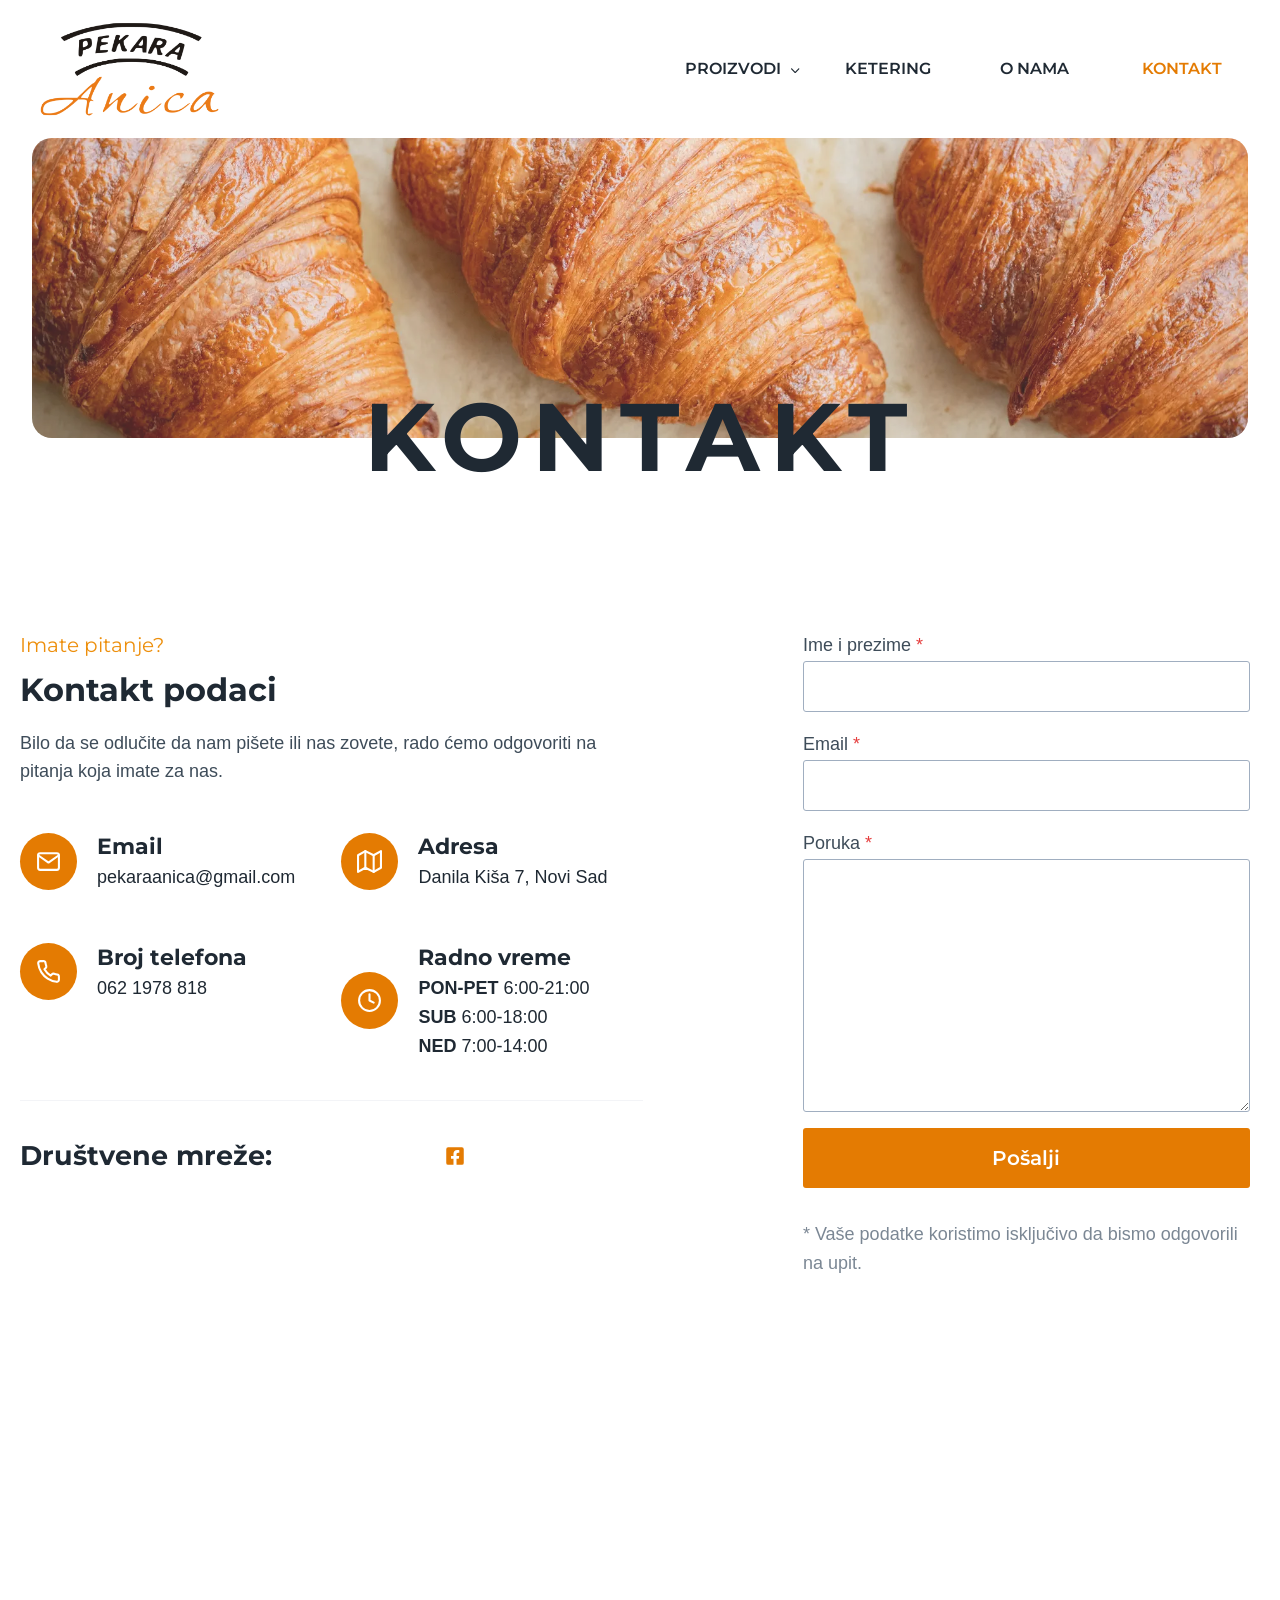
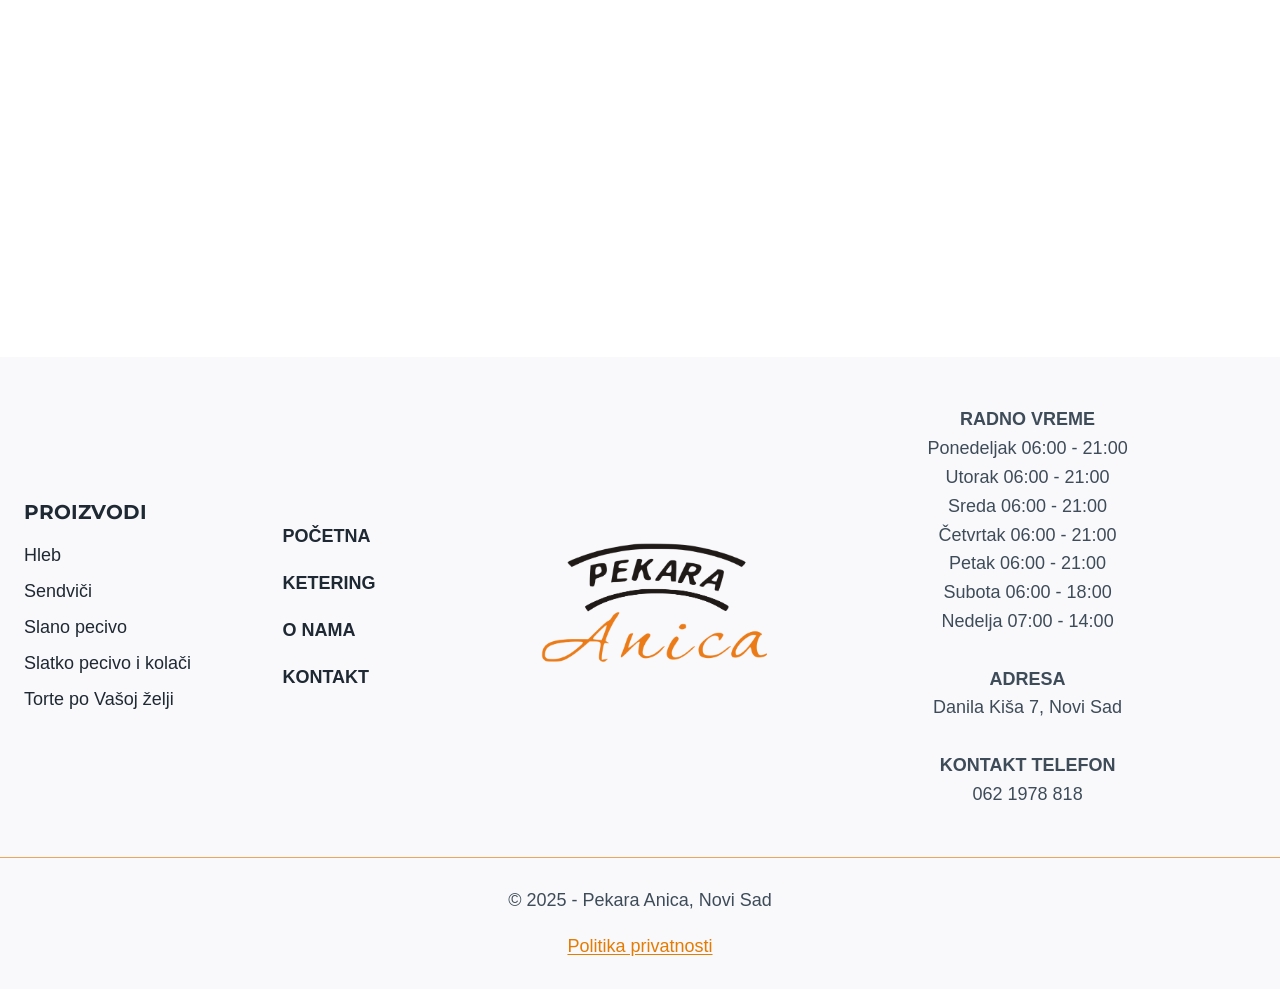
<file: kontakt/index.html>
<!DOCTYPE html>
<html lang="en-US" class="no-js" itemtype="https://schema.org/WebPage" itemscope>
  <head>
    <meta charset="UTF-8" />

    <meta name="viewport" content="width=device-width, initial-scale=1, minimum-scale=1" />
    <meta name="robots" content="index, follow, max-image-preview:large, max-snippet:-1, max-video-preview:-1" />

    <!-- This site is optimized with the Yoast SEO plugin v26.5 - https://yoast.com/wordpress/plugins/seo/ -->
    <title>Kontakt - Pekara Anica</title>
    <meta name="description" content="Kontaktirajte pekaru Anica u Novom Sadu za uvek svež hleb, slatko i slano pecivo. Pozovite, pišite ili svratite, uvek ste dobrodošli." />
    <link rel="canonical" href="/kontakt/" />
    <meta property="og:locale" content="en_US" />
    <meta property="og:type" content="article" />
    <meta property="og:title" content="Kontakt - Pekara Anica" />
    <meta
      property="og:description"
      content="Kontaktirajte pekaru Anica u Novom Sadu za uvek svež hleb, slatko i slano pecivo. Pozovite, pišite ili svratite, uvek ste dobrodošli."
    />
    <meta property="og:url" content="/kontakt/" />
    <meta property="og:site_name" content="Pekara Anica" />
    <meta property="article:publisher" content="https://www.facebook.com/pekaraanica" />
    <meta property="article:modified_time" content="2025-12-04T18:51:35+00:00" />
    <meta name="twitter:card" content="summary_large_image" />
    <meta name="twitter:label1" content="Est. reading time" />
    <meta name="twitter:data1" content="1 minute" />
    <script type="application/ld+json" class="yoast-schema-graph">
      {
        "@context": "https://schema.org",
        "@graph": [
          {
            "@type": "WebPage",
            "@id": "/kontakt/",
            "url": "/kontakt/",
            "name": "Kontakt - Pekara Anica",
            "isPartOf": { "@id": "/#website" },
            "datePublished": "2022-06-10T15:44:41+00:00",
            "dateModified": "2025-12-04T18:51:35+00:00",
            "description": "Kontaktirajte pekaru Anica u Novom Sadu za uvek svež hleb, slatko i slano pecivo. Pozovite, pišite ili svratite, uvek ste dobrodošli.",
            "breadcrumb": { "@id": "/kontakt/#breadcrumb" },
            "inLanguage": "en-US",
            "potentialAction": [{ "@type": "ReadAction", "target": ["/kontakt/"] }]
          },
          {
            "@type": "BreadcrumbList",
            "@id": "/kontakt/#breadcrumb",
            "itemListElement": [
              { "@type": "ListItem", "position": 1, "name": "Home", "item": "/" },
              { "@type": "ListItem", "position": 2, "name": "Kontakt" }
            ]
          },
          {
            "@type": "WebSite",
            "@id": "/#website",
            "url": "/",
            "name": "Pekara Anica",
            "description": "Sveže pecivo svakog dana",
            "publisher": { "@id": "/#organization" },
            "potentialAction": [
              {
                "@type": "SearchAction",
                "target": { "@type": "EntryPoint", "urlTemplate": "/?s={search_term_string}" },
                "query-input": { "@type": "PropertyValueSpecification", "valueRequired": true, "valueName": "search_term_string" }
              }
            ],
            "inLanguage": "en-US"
          },
          {
            "@type": "Organization",
            "@id": "/#organization",
            "name": "Anica",
            "url": "/",
            "logo": {
              "@type": "ImageObject",
              "inLanguage": "en-US",
              "@id": "/#/schema/logo/image/",
              "url": "/wp-content/uploads/2025/11/logo.png",
              "contentUrl": "/wp-content/uploads/2025/11/logo.png",
              "width": 650,
              "height": 355,
              "caption": "Anica"
            },
            "image": { "@id": "/#/schema/logo/image/" },
            "sameAs": ["https://www.facebook.com/pekaraanica"]
          }
        ]
      }
    </script>
    <!-- / Yoast SEO plugin. -->

    <link rel="alternate" type="application/rss+xml" title="Pekara Anica » Feed" href="/feed/" />
    <link rel="alternate" type="application/rss+xml" title="Pekara Anica » Comments Feed" href="/comments/feed/" />
    <script>
      document.documentElement.classList.remove("no-js");
    </script>
    <link rel="alternate" title="oEmbed (JSON)" type="application/json+oembed" href="/wp-json/oembed/1.0/embed?url=%2Fkontakt%2F" />
    <link rel="alternate" title="oEmbed (XML)" type="text/xml+oembed" href="/wp-json/oembed/1.0/embed?url=%2Fkontakt%2F&amp;format=xml" />
    <style id="wp-img-auto-sizes-contain-inline-css">
      img:is([sizes="auto" i], [sizes^="auto," i]) {
        contain-intrinsic-size: 3000px 1500px;
      }
      /*# sourceURL=wp-img-auto-sizes-contain-inline-css */
    </style>
    <style id="wp-emoji-styles-inline-css">
      img.wp-smiley,
      img.emoji {
        display: inline !important;
        border: none !important;
        box-shadow: none !important;
        height: 1em !important;
        width: 1em !important;
        margin: 0 0.07em !important;
        vertical-align: -0.1em !important;
        background: none !important;
        padding: 0 !important;
      }
      /*# sourceURL=wp-emoji-styles-inline-css */
    </style>
    <style id="wp-block-library-inline-css">
      :root {
        --wp-block-synced-color: #7a00df;
        --wp-block-synced-color--rgb: 122, 0, 223;
        --wp-bound-block-color: var(--wp-block-synced-color);
        --wp-editor-canvas-background: #ddd;
        --wp-admin-theme-color: #007cba;
        --wp-admin-theme-color--rgb: 0, 124, 186;
        --wp-admin-theme-color-darker-10: #006ba1;
        --wp-admin-theme-color-darker-10--rgb: 0, 107, 160.5;
        --wp-admin-theme-color-darker-20: #005a87;
        --wp-admin-theme-color-darker-20--rgb: 0, 90, 135;
        --wp-admin-border-width-focus: 2px;
      }
      @media (min-resolution: 192dpi) {
        :root {
          --wp-admin-border-width-focus: 1.5px;
        }
      }
      .wp-element-button {
        cursor: pointer;
      }
      :root .has-very-light-gray-background-color {
        background-color: #eee;
      }
      :root .has-very-dark-gray-background-color {
        background-color: #313131;
      }
      :root .has-very-light-gray-color {
        color: #eee;
      }
      :root .has-very-dark-gray-color {
        color: #313131;
      }
      :root .has-vivid-green-cyan-to-vivid-cyan-blue-gradient-background {
        background: linear-gradient(135deg, #00d084, #0693e3);
      }
      :root .has-purple-crush-gradient-background {
        background: linear-gradient(135deg, #34e2e4, #4721fb 50%, #ab1dfe);
      }
      :root .has-hazy-dawn-gradient-background {
        background: linear-gradient(135deg, #faaca8, #dad0ec);
      }
      :root .has-subdued-olive-gradient-background {
        background: linear-gradient(135deg, #fafae1, #67a671);
      }
      :root .has-atomic-cream-gradient-background {
        background: linear-gradient(135deg, #fdd79a, #004a59);
      }
      :root .has-nightshade-gradient-background {
        background: linear-gradient(135deg, #330968, #31cdcf);
      }
      :root .has-midnight-gradient-background {
        background: linear-gradient(135deg, #020381, #2874fc);
      }
      :root {
        --wp--preset--font-size--normal: 16px;
        --wp--preset--font-size--huge: 42px;
      }
      .has-regular-font-size {
        font-size: 1em;
      }
      .has-larger-font-size {
        font-size: 2.625em;
      }
      .has-normal-font-size {
        font-size: var(--wp--preset--font-size--normal);
      }
      .has-huge-font-size {
        font-size: var(--wp--preset--font-size--huge);
      }
      .has-text-align-center {
        text-align: center;
      }
      .has-text-align-left {
        text-align: left;
      }
      .has-text-align-right {
        text-align: right;
      }
      .has-fit-text {
        white-space: nowrap !important;
      }
      #end-resizable-editor-section {
        display: none;
      }
      .aligncenter {
        clear: both;
      }
      .items-justified-left {
        justify-content: flex-start;
      }
      .items-justified-center {
        justify-content: center;
      }
      .items-justified-right {
        justify-content: flex-end;
      }
      .items-justified-space-between {
        justify-content: space-between;
      }
      .screen-reader-text {
        border: 0;
        clip-path: inset(50%);
        height: 1px;
        margin: -1px;
        overflow: hidden;
        padding: 0;
        position: absolute;
        width: 1px;
        word-wrap: normal !important;
      }
      .screen-reader-text:focus {
        background-color: #ddd;
        clip-path: none;
        color: #444;
        display: block;
        font-size: 1em;
        height: auto;
        left: 5px;
        line-height: normal;
        padding: 15px 23px 14px;
        text-decoration: none;
        top: 5px;
        width: auto;
        z-index: 100000;
      }
      html :where(.has-border-color) {
        border-style: solid;
      }
      html :where([style*="border-top-color"]) {
        border-top-style: solid;
      }
      html :where([style*="border-right-color"]) {
        border-right-style: solid;
      }
      html :where([style*="border-bottom-color"]) {
        border-bottom-style: solid;
      }
      html :where([style*="border-left-color"]) {
        border-left-style: solid;
      }
      html :where([style*="border-width"]) {
        border-style: solid;
      }
      html :where([style*="border-top-width"]) {
        border-top-style: solid;
      }
      html :where([style*="border-right-width"]) {
        border-right-style: solid;
      }
      html :where([style*="border-bottom-width"]) {
        border-bottom-style: solid;
      }
      html :where([style*="border-left-width"]) {
        border-left-style: solid;
      }
      html :where(img[class*="wp-image-"]) {
        height: auto;
        max-width: 100%;
      }
      :where(figure) {
        margin: 0 0 1em;
      }
      html :where(.is-position-sticky) {
        --wp-admin--admin-bar--position-offset: var(--wp-admin--admin-bar--height, 0px);
      }
      @media screen and (max-width: 600px) {
        html :where(.is-position-sticky) {
          --wp-admin--admin-bar--position-offset: 0px;
        }
      }

      /*# sourceURL=wp-block-library-inline-css */
    </style>
    <style id="wp-block-image-inline-css">
      .wp-block-image > a,
      .wp-block-image > figure > a {
        display: inline-block;
      }
      .wp-block-image img {
        box-sizing: border-box;
        height: auto;
        max-width: 100%;
        vertical-align: bottom;
      }
      @media not (prefers-reduced-motion) {
        .wp-block-image img.hide {
          visibility: hidden;
        }
        .wp-block-image img.show {
          animation: show-content-image 0.4s;
        }
      }
      .wp-block-image[style*="border-radius"] img,
      .wp-block-image[style*="border-radius"] > a {
        border-radius: inherit;
      }
      .wp-block-image.has-custom-border img {
        box-sizing: border-box;
      }
      .wp-block-image.aligncenter {
        text-align: center;
      }
      .wp-block-image.alignfull > a,
      .wp-block-image.alignwide > a {
        width: 100%;
      }
      .wp-block-image.alignfull img,
      .wp-block-image.alignwide img {
        height: auto;
        width: 100%;
      }
      .wp-block-image .aligncenter,
      .wp-block-image .alignleft,
      .wp-block-image .alignright,
      .wp-block-image.aligncenter,
      .wp-block-image.alignleft,
      .wp-block-image.alignright {
        display: table;
      }
      .wp-block-image .aligncenter > figcaption,
      .wp-block-image .alignleft > figcaption,
      .wp-block-image .alignright > figcaption,
      .wp-block-image.aligncenter > figcaption,
      .wp-block-image.alignleft > figcaption,
      .wp-block-image.alignright > figcaption {
        caption-side: bottom;
        display: table-caption;
      }
      .wp-block-image .alignleft {
        float: left;
        margin: 0.5em 1em 0.5em 0;
      }
      .wp-block-image .alignright {
        float: right;
        margin: 0.5em 0 0.5em 1em;
      }
      .wp-block-image .aligncenter {
        margin-left: auto;
        margin-right: auto;
      }
      .wp-block-image :where(figcaption) {
        margin-bottom: 1em;
        margin-top: 0.5em;
      }
      .wp-block-image.is-style-circle-mask img {
        border-radius: 9999px;
      }
      @supports ((-webkit-mask-image: none) or (mask-image: none)) or (-webkit-mask-image: none) {
        .wp-block-image.is-style-circle-mask img {
          border-radius: 0;
          -webkit-mask-image: url('data:image/svg+xml;utf8,<svg viewBox="0 0 100 100" xmlns="http://www.w3.org/2000/svg"><circle cx="50" cy="50" r="50"/>');
          mask-image: url('data:image/svg+xml;utf8,<svg viewBox="0 0 100 100" xmlns="http://www.w3.org/2000/svg"><circle cx="50" cy="50" r="50"/>');
          mask-mode: alpha;
          -webkit-mask-position: center;
          mask-position: center;
          -webkit-mask-repeat: no-repeat;
          mask-repeat: no-repeat;
          -webkit-mask-size: contain;
          mask-size: contain;
        }
      }
      :root :where(.wp-block-image.is-style-rounded img, .wp-block-image .is-style-rounded img) {
        border-radius: 9999px;
      }
      .wp-block-image figure {
        margin: 0;
      }
      .wp-lightbox-container {
        display: flex;
        flex-direction: column;
        position: relative;
      }
      .wp-lightbox-container img {
        cursor: zoom-in;
      }
      .wp-lightbox-container img:hover + button {
        opacity: 1;
      }
      .wp-lightbox-container button {
        align-items: center;
        backdrop-filter: blur(16px) saturate(180%);
        background-color: #5a5a5a40;
        border: none;
        border-radius: 4px;
        cursor: zoom-in;
        display: flex;
        height: 20px;
        justify-content: center;
        opacity: 0;
        padding: 0;
        position: absolute;
        right: 16px;
        text-align: center;
        top: 16px;
        width: 20px;
        z-index: 100;
      }
      @media not (prefers-reduced-motion) {
        .wp-lightbox-container button {
          transition: opacity 0.2s ease;
        }
      }
      .wp-lightbox-container button:focus-visible {
        outline: 3px auto #5a5a5a40;
        outline: 3px auto -webkit-focus-ring-color;
        outline-offset: 3px;
      }
      .wp-lightbox-container button:hover {
        cursor: pointer;
        opacity: 1;
      }
      .wp-lightbox-container button:focus {
        opacity: 1;
      }
      .wp-lightbox-container button:focus,
      .wp-lightbox-container button:hover,
      .wp-lightbox-container button:not(:hover):not(:active):not(.has-background) {
        background-color: #5a5a5a40;
        border: none;
      }
      .wp-lightbox-overlay {
        box-sizing: border-box;
        cursor: zoom-out;
        height: 100vh;
        left: 0;
        overflow: hidden;
        position: fixed;
        top: 0;
        visibility: hidden;
        width: 100%;
        z-index: 100000;
      }
      .wp-lightbox-overlay .close-button {
        align-items: center;
        cursor: pointer;
        display: flex;
        justify-content: center;
        min-height: 40px;
        min-width: 40px;
        padding: 0;
        position: absolute;
        right: calc(env(safe-area-inset-right) + 16px);
        top: calc(env(safe-area-inset-top) + 16px);
        z-index: 5000000;
      }
      .wp-lightbox-overlay .close-button:focus,
      .wp-lightbox-overlay .close-button:hover,
      .wp-lightbox-overlay .close-button:not(:hover):not(:active):not(.has-background) {
        background: none;
        border: none;
      }
      .wp-lightbox-overlay .lightbox-image-container {
        height: var(--wp--lightbox-container-height);
        left: 50%;
        overflow: hidden;
        position: absolute;
        top: 50%;
        transform: translate(-50%, -50%);
        transform-origin: top left;
        width: var(--wp--lightbox-container-width);
        z-index: 9999999999;
      }
      .wp-lightbox-overlay .wp-block-image {
        align-items: center;
        box-sizing: border-box;
        display: flex;
        height: 100%;
        justify-content: center;
        margin: 0;
        position: relative;
        transform-origin: 0 0;
        width: 100%;
        z-index: 3000000;
      }
      .wp-lightbox-overlay .wp-block-image img {
        height: var(--wp--lightbox-image-height);
        min-height: var(--wp--lightbox-image-height);
        min-width: var(--wp--lightbox-image-width);
        width: var(--wp--lightbox-image-width);
      }
      .wp-lightbox-overlay .wp-block-image figcaption {
        display: none;
      }
      .wp-lightbox-overlay button {
        background: none;
        border: none;
      }
      .wp-lightbox-overlay .scrim {
        background-color: #fff;
        height: 100%;
        opacity: 0.9;
        position: absolute;
        width: 100%;
        z-index: 2000000;
      }
      .wp-lightbox-overlay.active {
        visibility: visible;
      }
      @media not (prefers-reduced-motion) {
        .wp-lightbox-overlay.active {
          animation: turn-on-visibility 0.25s both;
        }
        .wp-lightbox-overlay.active img {
          animation: turn-on-visibility 0.35s both;
        }
        .wp-lightbox-overlay.show-closing-animation:not(.active) {
          animation: turn-off-visibility 0.35s both;
        }
        .wp-lightbox-overlay.show-closing-animation:not(.active) img {
          animation: turn-off-visibility 0.25s both;
        }
        .wp-lightbox-overlay.zoom.active {
          animation: none;
          opacity: 1;
          visibility: visible;
        }
        .wp-lightbox-overlay.zoom.active .lightbox-image-container {
          animation: lightbox-zoom-in 0.4s;
        }
        .wp-lightbox-overlay.zoom.active .lightbox-image-container img {
          animation: none;
        }
        .wp-lightbox-overlay.zoom.active .scrim {
          animation: turn-on-visibility 0.4s forwards;
        }
        .wp-lightbox-overlay.zoom.show-closing-animation:not(.active) {
          animation: none;
        }
        .wp-lightbox-overlay.zoom.show-closing-animation:not(.active) .lightbox-image-container {
          animation: lightbox-zoom-out 0.4s;
        }
        .wp-lightbox-overlay.zoom.show-closing-animation:not(.active) .lightbox-image-container img {
          animation: none;
        }
        .wp-lightbox-overlay.zoom.show-closing-animation:not(.active) .scrim {
          animation: turn-off-visibility 0.4s forwards;
        }
      }
      @keyframes show-content-image {
        0% {
          visibility: hidden;
        }
        99% {
          visibility: hidden;
        }
        to {
          visibility: visible;
        }
      }
      @keyframes turn-on-visibility {
        0% {
          opacity: 0;
        }
        to {
          opacity: 1;
        }
      }
      @keyframes turn-off-visibility {
        0% {
          opacity: 1;
          visibility: visible;
        }
        99% {
          opacity: 0;
          visibility: visible;
        }
        to {
          opacity: 0;
          visibility: hidden;
        }
      }
      @keyframes lightbox-zoom-in {
        0% {
          transform: translate(
              calc((-100vw + var(--wp--lightbox-scrollbar-width)) / 2 + var(--wp--lightbox-initial-left-position)),
              calc(-50vh + var(--wp--lightbox-initial-top-position))
            )
            scale(var(--wp--lightbox-scale));
        }
        to {
          transform: translate(-50%, -50%) scale(1);
        }
      }
      @keyframes lightbox-zoom-out {
        0% {
          transform: translate(-50%, -50%) scale(1);
          visibility: visible;
        }
        99% {
          visibility: visible;
        }
        to {
          transform: translate(
              calc((-100vw + var(--wp--lightbox-scrollbar-width)) / 2 + var(--wp--lightbox-initial-left-position)),
              calc(-50vh + var(--wp--lightbox-initial-top-position))
            )
            scale(var(--wp--lightbox-scale));
          visibility: hidden;
        }
      }
      /*# sourceURL=/wp-includes/blocks/image/style.min.css */
    </style>
    <style id="wp-block-group-inline-css">
      .wp-block-group {
        box-sizing: border-box;
      }
      :where(.wp-block-group.wp-block-group-is-layout-constrained) {
        position: relative;
      }
      /*# sourceURL=/wp-includes/blocks/group/style.min.css */
    </style>
    <style id="wp-block-paragraph-inline-css">
      .is-small-text {
        font-size: 0.875em;
      }
      .is-regular-text {
        font-size: 1em;
      }
      .is-large-text {
        font-size: 2.25em;
      }
      .is-larger-text {
        font-size: 3em;
      }
      .has-drop-cap:not(:focus):first-letter {
        float: left;
        font-size: 8.4em;
        font-style: normal;
        font-weight: 100;
        line-height: 0.68;
        margin: 0.05em 0.1em 0 0;
        text-transform: uppercase;
      }
      body.rtl .has-drop-cap:not(:focus):first-letter {
        float: none;
        margin-left: 0.1em;
      }
      p.has-drop-cap.has-background {
        overflow: hidden;
      }
      :root :where(p.has-background) {
        padding: 1.25em 2.375em;
      }
      :where(p.has-text-color:not(.has-link-color)) a {
        color: inherit;
      }
      p.has-text-align-left[style*="writing-mode:vertical-lr"],
      p.has-text-align-right[style*="writing-mode:vertical-rl"] {
        rotate: 180deg;
      }
      /*# sourceURL=/wp-includes/blocks/paragraph/style.min.css */
    </style>
    <style id="global-styles-inline-css">
      :root {
        --wp--preset--aspect-ratio--square: 1;
        --wp--preset--aspect-ratio--4-3: 4/3;
        --wp--preset--aspect-ratio--3-4: 3/4;
        --wp--preset--aspect-ratio--3-2: 3/2;
        --wp--preset--aspect-ratio--2-3: 2/3;
        --wp--preset--aspect-ratio--16-9: 16/9;
        --wp--preset--aspect-ratio--9-16: 9/16;
        --wp--preset--color--black: #000000;
        --wp--preset--color--cyan-bluish-gray: #abb8c3;
        --wp--preset--color--white: #ffffff;
        --wp--preset--color--pale-pink: #f78da7;
        --wp--preset--color--vivid-red: #cf2e2e;
        --wp--preset--color--luminous-vivid-orange: #ff6900;
        --wp--preset--color--luminous-vivid-amber: #fcb900;
        --wp--preset--color--light-green-cyan: #7bdcb5;
        --wp--preset--color--vivid-green-cyan: #00d084;
        --wp--preset--color--pale-cyan-blue: #8ed1fc;
        --wp--preset--color--vivid-cyan-blue: #0693e3;
        --wp--preset--color--vivid-purple: #9b51e0;
        --wp--preset--color--theme-palette-1: var(--global-palette1);
        --wp--preset--color--theme-palette-2: var(--global-palette2);
        --wp--preset--color--theme-palette-3: var(--global-palette3);
        --wp--preset--color--theme-palette-4: var(--global-palette4);
        --wp--preset--color--theme-palette-5: var(--global-palette5);
        --wp--preset--color--theme-palette-6: var(--global-palette6);
        --wp--preset--color--theme-palette-7: var(--global-palette7);
        --wp--preset--color--theme-palette-8: var(--global-palette8);
        --wp--preset--color--theme-palette-9: var(--global-palette9);
        --wp--preset--color--theme-palette-10: var(--global-palette10);
        --wp--preset--color--theme-palette-11: var(--global-palette11);
        --wp--preset--color--theme-palette-12: var(--global-palette12);
        --wp--preset--color--theme-palette-13: var(--global-palette13);
        --wp--preset--color--theme-palette-14: var(--global-palette14);
        --wp--preset--color--theme-palette-15: var(--global-palette15);
        --wp--preset--gradient--vivid-cyan-blue-to-vivid-purple: linear-gradient(135deg, rgb(6, 147, 227) 0%, rgb(155, 81, 224) 100%);
        --wp--preset--gradient--light-green-cyan-to-vivid-green-cyan: linear-gradient(135deg, rgb(122, 220, 180) 0%, rgb(0, 208, 130) 100%);
        --wp--preset--gradient--luminous-vivid-amber-to-luminous-vivid-orange: linear-gradient(135deg, rgb(252, 185, 0) 0%, rgb(255, 105, 0) 100%);
        --wp--preset--gradient--luminous-vivid-orange-to-vivid-red: linear-gradient(135deg, rgb(255, 105, 0) 0%, rgb(207, 46, 46) 100%);
        --wp--preset--gradient--very-light-gray-to-cyan-bluish-gray: linear-gradient(135deg, rgb(238, 238, 238) 0%, rgb(169, 184, 195) 100%);
        --wp--preset--gradient--cool-to-warm-spectrum: linear-gradient(
          135deg,
          rgb(74, 234, 220) 0%,
          rgb(151, 120, 209) 20%,
          rgb(207, 42, 186) 40%,
          rgb(238, 44, 130) 60%,
          rgb(251, 105, 98) 80%,
          rgb(254, 248, 76) 100%
        );
        --wp--preset--gradient--blush-light-purple: linear-gradient(135deg, rgb(255, 206, 236) 0%, rgb(152, 150, 240) 100%);
        --wp--preset--gradient--blush-bordeaux: linear-gradient(135deg, rgb(254, 205, 165) 0%, rgb(254, 45, 45) 50%, rgb(107, 0, 62) 100%);
        --wp--preset--gradient--luminous-dusk: linear-gradient(135deg, rgb(255, 203, 112) 0%, rgb(199, 81, 192) 50%, rgb(65, 88, 208) 100%);
        --wp--preset--gradient--pale-ocean: linear-gradient(135deg, rgb(255, 245, 203) 0%, rgb(182, 227, 212) 50%, rgb(51, 167, 181) 100%);
        --wp--preset--gradient--electric-grass: linear-gradient(135deg, rgb(202, 248, 128) 0%, rgb(113, 206, 126) 100%);
        --wp--preset--gradient--midnight: linear-gradient(135deg, rgb(2, 3, 129) 0%, rgb(40, 116, 252) 100%);
        --wp--preset--font-size--small: var(--global-font-size-small);
        --wp--preset--font-size--medium: var(--global-font-size-medium);
        --wp--preset--font-size--large: var(--global-font-size-large);
        --wp--preset--font-size--x-large: 42px;
        --wp--preset--font-size--larger: var(--global-font-size-larger);
        --wp--preset--font-size--xxlarge: var(--global-font-size-xxlarge);
        --wp--preset--spacing--20: 0.44rem;
        --wp--preset--spacing--30: 0.67rem;
        --wp--preset--spacing--40: 1rem;
        --wp--preset--spacing--50: 1.5rem;
        --wp--preset--spacing--60: 2.25rem;
        --wp--preset--spacing--70: 3.38rem;
        --wp--preset--spacing--80: 5.06rem;
        --wp--preset--shadow--natural: 6px 6px 9px rgba(0, 0, 0, 0.2);
        --wp--preset--shadow--deep: 12px 12px 50px rgba(0, 0, 0, 0.4);
        --wp--preset--shadow--sharp: 6px 6px 0px rgba(0, 0, 0, 0.2);
        --wp--preset--shadow--outlined: 6px 6px 0px -3px rgb(255, 255, 255), 6px 6px rgb(0, 0, 0);
        --wp--preset--shadow--crisp: 6px 6px 0px rgb(0, 0, 0);
      }
      :where(.is-layout-flex) {
        gap: 0.5em;
      }
      :where(.is-layout-grid) {
        gap: 0.5em;
      }
      body .is-layout-flex {
        display: flex;
      }
      .is-layout-flex {
        flex-wrap: wrap;
        align-items: center;
      }
      .is-layout-flex > :is(*, div) {
        margin: 0;
      }
      body .is-layout-grid {
        display: grid;
      }
      .is-layout-grid > :is(*, div) {
        margin: 0;
      }
      :where(.wp-block-columns.is-layout-flex) {
        gap: 2em;
      }
      :where(.wp-block-columns.is-layout-grid) {
        gap: 2em;
      }
      :where(.wp-block-post-template.is-layout-flex) {
        gap: 1.25em;
      }
      :where(.wp-block-post-template.is-layout-grid) {
        gap: 1.25em;
      }
      .has-black-color {
        color: var(--wp--preset--color--black) !important;
      }
      .has-cyan-bluish-gray-color {
        color: var(--wp--preset--color--cyan-bluish-gray) !important;
      }
      .has-white-color {
        color: var(--wp--preset--color--white) !important;
      }
      .has-pale-pink-color {
        color: var(--wp--preset--color--pale-pink) !important;
      }
      .has-vivid-red-color {
        color: var(--wp--preset--color--vivid-red) !important;
      }
      .has-luminous-vivid-orange-color {
        color: var(--wp--preset--color--luminous-vivid-orange) !important;
      }
      .has-luminous-vivid-amber-color {
        color: var(--wp--preset--color--luminous-vivid-amber) !important;
      }
      .has-light-green-cyan-color {
        color: var(--wp--preset--color--light-green-cyan) !important;
      }
      .has-vivid-green-cyan-color {
        color: var(--wp--preset--color--vivid-green-cyan) !important;
      }
      .has-pale-cyan-blue-color {
        color: var(--wp--preset--color--pale-cyan-blue) !important;
      }
      .has-vivid-cyan-blue-color {
        color: var(--wp--preset--color--vivid-cyan-blue) !important;
      }
      .has-vivid-purple-color {
        color: var(--wp--preset--color--vivid-purple) !important;
      }
      .has-black-background-color {
        background-color: var(--wp--preset--color--black) !important;
      }
      .has-cyan-bluish-gray-background-color {
        background-color: var(--wp--preset--color--cyan-bluish-gray) !important;
      }
      .has-white-background-color {
        background-color: var(--wp--preset--color--white) !important;
      }
      .has-pale-pink-background-color {
        background-color: var(--wp--preset--color--pale-pink) !important;
      }
      .has-vivid-red-background-color {
        background-color: var(--wp--preset--color--vivid-red) !important;
      }
      .has-luminous-vivid-orange-background-color {
        background-color: var(--wp--preset--color--luminous-vivid-orange) !important;
      }
      .has-luminous-vivid-amber-background-color {
        background-color: var(--wp--preset--color--luminous-vivid-amber) !important;
      }
      .has-light-green-cyan-background-color {
        background-color: var(--wp--preset--color--light-green-cyan) !important;
      }
      .has-vivid-green-cyan-background-color {
        background-color: var(--wp--preset--color--vivid-green-cyan) !important;
      }
      .has-pale-cyan-blue-background-color {
        background-color: var(--wp--preset--color--pale-cyan-blue) !important;
      }
      .has-vivid-cyan-blue-background-color {
        background-color: var(--wp--preset--color--vivid-cyan-blue) !important;
      }
      .has-vivid-purple-background-color {
        background-color: var(--wp--preset--color--vivid-purple) !important;
      }
      .has-black-border-color {
        border-color: var(--wp--preset--color--black) !important;
      }
      .has-cyan-bluish-gray-border-color {
        border-color: var(--wp--preset--color--cyan-bluish-gray) !important;
      }
      .has-white-border-color {
        border-color: var(--wp--preset--color--white) !important;
      }
      .has-pale-pink-border-color {
        border-color: var(--wp--preset--color--pale-pink) !important;
      }
      .has-vivid-red-border-color {
        border-color: var(--wp--preset--color--vivid-red) !important;
      }
      .has-luminous-vivid-orange-border-color {
        border-color: var(--wp--preset--color--luminous-vivid-orange) !important;
      }
      .has-luminous-vivid-amber-border-color {
        border-color: var(--wp--preset--color--luminous-vivid-amber) !important;
      }
      .has-light-green-cyan-border-color {
        border-color: var(--wp--preset--color--light-green-cyan) !important;
      }
      .has-vivid-green-cyan-border-color {
        border-color: var(--wp--preset--color--vivid-green-cyan) !important;
      }
      .has-pale-cyan-blue-border-color {
        border-color: var(--wp--preset--color--pale-cyan-blue) !important;
      }
      .has-vivid-cyan-blue-border-color {
        border-color: var(--wp--preset--color--vivid-cyan-blue) !important;
      }
      .has-vivid-purple-border-color {
        border-color: var(--wp--preset--color--vivid-purple) !important;
      }
      .has-vivid-cyan-blue-to-vivid-purple-gradient-background {
        background: var(--wp--preset--gradient--vivid-cyan-blue-to-vivid-purple) !important;
      }
      .has-light-green-cyan-to-vivid-green-cyan-gradient-background {
        background: var(--wp--preset--gradient--light-green-cyan-to-vivid-green-cyan) !important;
      }
      .has-luminous-vivid-amber-to-luminous-vivid-orange-gradient-background {
        background: var(--wp--preset--gradient--luminous-vivid-amber-to-luminous-vivid-orange) !important;
      }
      .has-luminous-vivid-orange-to-vivid-red-gradient-background {
        background: var(--wp--preset--gradient--luminous-vivid-orange-to-vivid-red) !important;
      }
      .has-very-light-gray-to-cyan-bluish-gray-gradient-background {
        background: var(--wp--preset--gradient--very-light-gray-to-cyan-bluish-gray) !important;
      }
      .has-cool-to-warm-spectrum-gradient-background {
        background: var(--wp--preset--gradient--cool-to-warm-spectrum) !important;
      }
      .has-blush-light-purple-gradient-background {
        background: var(--wp--preset--gradient--blush-light-purple) !important;
      }
      .has-blush-bordeaux-gradient-background {
        background: var(--wp--preset--gradient--blush-bordeaux) !important;
      }
      .has-luminous-dusk-gradient-background {
        background: var(--wp--preset--gradient--luminous-dusk) !important;
      }
      .has-pale-ocean-gradient-background {
        background: var(--wp--preset--gradient--pale-ocean) !important;
      }
      .has-electric-grass-gradient-background {
        background: var(--wp--preset--gradient--electric-grass) !important;
      }
      .has-midnight-gradient-background {
        background: var(--wp--preset--gradient--midnight) !important;
      }
      .has-small-font-size {
        font-size: var(--wp--preset--font-size--small) !important;
      }
      .has-medium-font-size {
        font-size: var(--wp--preset--font-size--medium) !important;
      }
      .has-large-font-size {
        font-size: var(--wp--preset--font-size--large) !important;
      }
      .has-x-large-font-size {
        font-size: var(--wp--preset--font-size--x-large) !important;
      }
      /*# sourceURL=global-styles-inline-css */
    </style>

    <style id="classic-theme-styles-inline-css">
      /*! This file is auto-generated */
      .wp-block-button__link {
        color: #fff;
        background-color: #32373c;
        border-radius: 9999px;
        box-shadow: none;
        text-decoration: none;
        padding: calc(0.667em + 2px) calc(1.333em + 2px);
        font-size: 1.125em;
      }
      .wp-block-file__button {
        background: #32373c;
        color: #fff;
        text-decoration: none;
      }
      /*# sourceURL=/wp-includes/css/classic-themes.min.css */
    </style>
    <link rel="stylesheet" id="parent-style-css" href="/wp-content/themes/kadence/style.css?ver=6.9" media="all" />
    <link rel="stylesheet" id="child-style-css" href="/wp-content/themes/kadence-child/style.css?ver=1.0" media="all" />
    <link rel="stylesheet" id="kadence-global-css" href="/wp-content/themes/kadence/assets/css/global.min.css?ver=1.4.2" media="all" />
    <style id="kadence-global-inline-css">
      /* Kadence Base CSS */
      :root {
        --global-palette1: #e47b02;
        --global-palette2: #ed8f0c;
        --global-palette3: #1f2933;
        --global-palette4: #3e4c59;
        --global-palette5: #52606d;
        --global-palette6: #7b8794;
        --global-palette7: #f3f4f7;
        --global-palette8: #f9f9fb;
        --global-palette9: #ffffff;
        --global-palette10: oklch(from var(--global-palette1) calc(l + 0.1 * (1 - l)) calc(c * 1) calc(h + 180) / 100%);
        --global-palette11: #13612e;
        --global-palette12: #1159af;
        --global-palette13: #b82105;
        --global-palette14: #f7630c;
        --global-palette15: #f5a524;
        --global-palette9rgb: 255, 255, 255;
        --global-palette-highlight: var(--global-palette1);
        --global-palette-highlight-alt: var(--global-palette1);
        --global-palette-highlight-alt2: var(--global-palette9);
        --global-palette-btn-bg: var(--global-palette1);
        --global-palette-btn-bg-hover: #ffab35;
        --global-palette-btn: #ffffff;
        --global-palette-btn-hover: var(--global-palette9);
        --global-palette-btn-sec-bg: var(--global-palette7);
        --global-palette-btn-sec-bg-hover: var(--global-palette2);
        --global-palette-btn-sec: var(--global-palette3);
        --global-palette-btn-sec-hover: var(--global-palette9);
        --global-body-font-family: -apple-system, BlinkMacSystemFont, "Segoe UI", Roboto, Oxygen-Sans, Ubuntu, Cantarell, "Helvetica Neue", sans-serif, "Apple Color Emoji",
          "Segoe UI Emoji", "Segoe UI Symbol";
        --global-heading-font-family: Montserrat, sans-serif;
        --global-primary-nav-font-family: Montserrat, sans-serif;
        --global-fallback-font: sans-serif;
        --global-display-fallback-font: sans-serif;
        --global-content-width: 1290px;
        --global-content-wide-width: calc(1290px + 230px);
        --global-content-narrow-width: 842px;
        --global-content-edge-padding: 1.5rem;
        --global-content-boxed-padding: 2rem;
        --global-calc-content-width: calc(1290px - var(--global-content-edge-padding) - var(--global-content-edge-padding));
        --wp--style--global--content-size: var(--global-calc-content-width);
      }
      .wp-site-blocks {
        --global-vw: calc(100vw - (0.5 * var(--scrollbar-offset)));
      }
      body {
        background: var(--global-palette8);
      }
      body,
      input,
      select,
      optgroup,
      textarea {
        font-style: normal;
        font-weight: 400;
        font-size: 18px;
        line-height: 1.6;
        font-family: var(--global-body-font-family);
        color: var(--global-palette4);
      }
      .content-bg,
      body.content-style-unboxed .site {
        background: var(--global-palette9);
      }
      h1,
      h2,
      h3,
      h4,
      h5,
      h6 {
        font-family: var(--global-heading-font-family);
      }
      h1 {
        font-style: normal;
        font-weight: 700;
        font-size: 50px;
        line-height: 1.4;
        text-transform: capitalize;
        color: var(--global-palette3);
      }
      h2 {
        font-style: normal;
        font-weight: 700;
        font-size: 32px;
        line-height: 1.5;
        color: var(--global-palette3);
      }
      h3 {
        font-style: normal;
        font-weight: 700;
        font-size: 27px;
        line-height: 1.5;
        color: var(--global-palette3);
      }
      h4 {
        font-style: normal;
        font-weight: 700;
        font-size: 24px;
        line-height: 1.5;
        color: var(--global-palette3);
      }
      h5 {
        font-style: normal;
        font-weight: 700;
        font-size: 22px;
        line-height: 1.5;
        color: var(--global-palette3);
      }
      h6 {
        font-style: normal;
        font-weight: 600;
        font-size: 19px;
        line-height: 1.5;
        text-transform: capitalize;
        color: var(--global-palette1);
      }
      @media all and (max-width: 1024px) {
        h1 {
          font-size: 45px;
        }
      }
      @media all and (max-width: 767px) {
        h1 {
          font-size: 36px;
        }
      }
      .entry-hero .kadence-breadcrumbs {
        max-width: 1290px;
      }
      .site-container,
      .site-header-row-layout-contained,
      .site-footer-row-layout-contained,
      .entry-hero-layout-contained,
      .comments-area,
      .alignfull > .wp-block-cover__inner-container,
      .alignwide > .wp-block-cover__inner-container {
        max-width: var(--global-content-width);
      }
      .content-width-narrow .content-container.site-container,
      .content-width-narrow .hero-container.site-container {
        max-width: var(--global-content-narrow-width);
      }
      @media all and (min-width: 1520px) {
        .wp-site-blocks .content-container .alignwide {
          margin-left: -115px;
          margin-right: -115px;
          width: unset;
          max-width: unset;
        }
      }
      @media all and (min-width: 1102px) {
        .content-width-narrow .wp-site-blocks .content-container .alignwide {
          margin-left: -130px;
          margin-right: -130px;
          width: unset;
          max-width: unset;
        }
      }
      .content-style-boxed .wp-site-blocks .entry-content .alignwide {
        margin-left: calc(-1 * var(--global-content-boxed-padding));
        margin-right: calc(-1 * var(--global-content-boxed-padding));
      }
      .content-area {
        margin-top: 5rem;
        margin-bottom: 5rem;
      }
      @media all and (max-width: 1024px) {
        .content-area {
          margin-top: 3rem;
          margin-bottom: 3rem;
        }
      }
      @media all and (max-width: 767px) {
        .content-area {
          margin-top: 2rem;
          margin-bottom: 2rem;
        }
      }
      @media all and (max-width: 1024px) {
        :root {
          --global-content-boxed-padding: 2rem;
        }
      }
      @media all and (max-width: 767px) {
        :root {
          --global-content-boxed-padding: 1.5rem;
        }
      }
      .entry-content-wrap {
        padding: 2rem;
      }
      @media all and (max-width: 1024px) {
        .entry-content-wrap {
          padding: 2rem;
        }
      }
      @media all and (max-width: 767px) {
        .entry-content-wrap {
          padding: 1.5rem;
        }
      }
      .entry.single-entry {
        box-shadow: 0px 15px 15px -10px rgba(0, 0, 0, 0.05);
      }
      .entry.loop-entry {
        box-shadow: 0px 15px 15px -10px rgba(140, 202, 245, 0.18);
      }
      .loop-entry .entry-content-wrap {
        padding: 2rem;
      }
      @media all and (max-width: 1024px) {
        .loop-entry .entry-content-wrap {
          padding: 2rem;
        }
      }
      @media all and (max-width: 767px) {
        .loop-entry .entry-content-wrap {
          padding: 1.5rem;
        }
      }
      button,
      .button,
      .wp-block-button__link,
      input[type="button"],
      input[type="reset"],
      input[type="submit"],
      .fl-button,
      .elementor-button-wrapper .elementor-button,
      .wc-block-components-checkout-place-order-button,
      .wc-block-cart__submit {
        font-style: normal;
        font-weight: 600;
        line-height: 1.2;
        letter-spacing: 0em;
        font-family: Montserrat, sans-serif;
        text-transform: capitalize;
        border-radius: 100px;
        padding: 17px 35px 17px 35px;
        box-shadow: 0px 0px 0px -7px rgba(0, 0, 0, 0);
      }
      .wp-block-button.is-style-outline .wp-block-button__link {
        padding: 17px 35px 17px 35px;
      }
      button:hover,
      button:focus,
      button:active,
      .button:hover,
      .button:focus,
      .button:active,
      .wp-block-button__link:hover,
      .wp-block-button__link:focus,
      .wp-block-button__link:active,
      input[type="button"]:hover,
      input[type="button"]:focus,
      input[type="button"]:active,
      input[type="reset"]:hover,
      input[type="reset"]:focus,
      input[type="reset"]:active,
      input[type="submit"]:hover,
      input[type="submit"]:focus,
      input[type="submit"]:active,
      .elementor-button-wrapper .elementor-button:hover,
      .elementor-button-wrapper .elementor-button:focus,
      .elementor-button-wrapper .elementor-button:active,
      .wc-block-cart__submit:hover {
        box-shadow: 0px 15px 25px -7px rgba(0, 0, 0, 0);
      }
      .kb-button.kb-btn-global-outline.kb-btn-global-inherit {
        padding-top: calc(17px - 2px);
        padding-right: calc(35px - 2px);
        padding-bottom: calc(17px - 2px);
        padding-left: calc(35px - 2px);
      }
      button.button-style-secondary,
      .button.button-style-secondary,
      .wp-block-button__link.button-style-secondary,
      input[type="button"].button-style-secondary,
      input[type="reset"].button-style-secondary,
      input[type="submit"].button-style-secondary,
      .fl-button.button-style-secondary,
      .elementor-button-wrapper .elementor-button.button-style-secondary,
      .wc-block-components-checkout-place-order-button.button-style-secondary,
      .wc-block-cart__submit.button-style-secondary {
        font-style: normal;
        font-weight: 600;
        line-height: 1.2;
        letter-spacing: 0em;
        font-family: Montserrat, sans-serif;
        text-transform: capitalize;
      }
      @media all and (min-width: 1025px) {
        .transparent-header .entry-hero .entry-hero-container-inner {
          padding-top: 80px;
        }
      }
      @media all and (max-width: 1024px) {
        .mobile-transparent-header .entry-hero .entry-hero-container-inner {
          padding-top: 80px;
        }
      }
      @media all and (max-width: 767px) {
        .mobile-transparent-header .entry-hero .entry-hero-container-inner {
          padding-top: 80px;
        }
      }
      .wp-site-blocks .page-title h1 {
        font-style: normal;
      }
      .entry-hero.page-hero-section .entry-header {
        min-height: 200px;
      }
      .loop-entry.type-post h2.entry-title {
        font-style: normal;
        font-size: 24px;
        line-height: 1.3;
        color: var(--global-palette3);
      }
      @media all and (max-width: 1024px) {
        .loop-entry.type-post h2.entry-title {
          font-size: 24px;
        }
      }
      /* Kadence Header CSS */
      @media all and (max-width: 1024px) {
        .mobile-transparent-header #masthead {
          position: absolute;
          left: 0px;
          right: 0px;
          z-index: 100;
        }
        .kadence-scrollbar-fixer.mobile-transparent-header #masthead {
          right: var(--scrollbar-offset, 0);
        }
        .mobile-transparent-header #masthead,
        .mobile-transparent-header .site-top-header-wrap .site-header-row-container-inner,
        .mobile-transparent-header .site-main-header-wrap .site-header-row-container-inner,
        .mobile-transparent-header .site-bottom-header-wrap .site-header-row-container-inner {
          background: transparent;
        }
        .site-header-row-tablet-layout-fullwidth,
        .site-header-row-tablet-layout-standard {
          padding: 0px;
        }
      }
      @media all and (min-width: 1025px) {
        .transparent-header #masthead {
          position: absolute;
          left: 0px;
          right: 0px;
          z-index: 100;
        }
        .transparent-header.kadence-scrollbar-fixer #masthead {
          right: var(--scrollbar-offset, 0);
        }
        .transparent-header #masthead,
        .transparent-header .site-top-header-wrap .site-header-row-container-inner,
        .transparent-header .site-main-header-wrap .site-header-row-container-inner,
        .transparent-header .site-bottom-header-wrap .site-header-row-container-inner {
          background: transparent;
        }
      }
      .site-branding a.brand img {
        max-width: 180px;
      }
      .site-branding a.brand img.svg-logo-image {
        width: 180px;
      }
      @media all and (max-width: 767px) {
        .site-branding a.brand img {
          max-width: 100px;
        }
        .site-branding a.brand img.svg-logo-image {
          width: 100px;
        }
      }
      .site-branding {
        padding: 0px 0px 0px 0px;
      }
      @media all and (max-width: 1024px) {
        .site-branding {
          padding: 5px 0px 0px 0px;
        }
      }
      #masthead,
      #masthead .kadence-sticky-header.item-is-fixed:not(.item-at-start):not(.site-header-row-container):not(.site-main-header-wrap),
      #masthead .kadence-sticky-header.item-is-fixed:not(.item-at-start) > .site-header-row-container-inner {
        background: #ffffff;
      }
      .site-main-header-inner-wrap {
        min-height: 80px;
      }
      .site-main-header-wrap .site-header-row-container-inner > .site-container {
        padding: 20px 25px 20px 40px;
      }
      @media all and (max-width: 1024px) {
        .site-main-header-wrap .site-header-row-container-inner > .site-container {
          padding: 11px 50px 11px 35px;
        }
      }
      @media all and (max-width: 767px) {
        .site-main-header-wrap .site-header-row-container-inner > .site-container {
          padding: 3px 14px 3px 14px;
        }
      }
      .site-main-header-wrap.site-header-row-container.site-header-focus-item.site-header-row-layout-standard.kadence-sticky-header.item-is-fixed.item-is-stuck,
      .site-header-upper-inner-wrap.kadence-sticky-header.item-is-fixed.item-is-stuck,
      .site-header-inner-wrap.kadence-sticky-header.item-is-fixed.item-is-stuck,
      .site-top-header-wrap.site-header-row-container.site-header-focus-item.site-header-row-layout-standard.kadence-sticky-header.item-is-fixed.item-is-stuck,
      .site-bottom-header-wrap.site-header-row-container.site-header-focus-item.site-header-row-layout-standard.kadence-sticky-header.item-is-fixed.item-is-stuck {
        box-shadow: 0px 0px 0px 0px rgba(0, 0, 0, 0);
      }
      .header-navigation[class*="header-navigation-style-underline"] .header-menu-container.primary-menu-container > ul > li > a:after {
        width: calc(100% - 1.7em);
      }
      .main-navigation .primary-menu-container > ul > li.menu-item > a {
        padding-left: calc(1.7em / 2);
        padding-right: calc(1.7em / 2);
        padding-top: 0.6em;
        padding-bottom: 0.6em;
        color: var(--global-palette3);
      }
      .main-navigation .primary-menu-container > ul > li.menu-item .dropdown-nav-special-toggle {
        right: calc(1.7em / 2);
      }
      .main-navigation .primary-menu-container > ul li.menu-item > a {
        font-style: normal;
        font-weight: 600;
        font-size: 16px;
        font-family: var(--global-primary-nav-font-family);
      }
      .main-navigation .primary-menu-container > ul > li.menu-item > a:hover {
        color: var(--global-palette-highlight);
      }
      .main-navigation .primary-menu-container > ul > li.menu-item.current-menu-item > a {
        color: var(--global-palette1);
      }
      .header-navigation .header-menu-container ul ul.sub-menu,
      .header-navigation .header-menu-container ul ul.submenu {
        background: var(--global-palette3);
        box-shadow: 0px 2px 13px 0px rgba(0, 0, 0, 0.1);
      }
      .header-navigation .header-menu-container ul ul li.menu-item,
      .header-menu-container ul.menu > li.kadence-menu-mega-enabled > ul > li.menu-item > a {
        border-bottom: 1px solid rgba(255, 255, 255, 0.1);
        border-radius: 0px 0px 0px 0px;
      }
      .header-navigation .header-menu-container ul ul li.menu-item > a {
        width: 200px;
        padding-top: 1em;
        padding-bottom: 1em;
        color: var(--global-palette9);
        font-style: normal;
        font-size: 16px;
      }
      .header-navigation .header-menu-container ul ul li.menu-item > a:hover {
        color: var(--global-palette9);
        background: var(--global-palette1);
        border-radius: 0px 0px 0px 0px;
      }
      .header-navigation .header-menu-container ul ul li.menu-item.current-menu-item > a {
        color: var(--global-palette9);
        background: var(--global-palette1);
        border-radius: 0px 0px 0px 0px;
      }
      .mobile-toggle-open-container .menu-toggle-open,
      .mobile-toggle-open-container .menu-toggle-open:focus {
        color: var(--global-palette3);
        padding: 0.4em 0.6em 0.4em 0.6em;
        font-size: 14px;
      }
      .mobile-toggle-open-container .menu-toggle-open.menu-toggle-style-bordered {
        border: 1px solid currentColor;
      }
      .mobile-toggle-open-container .menu-toggle-open .menu-toggle-icon {
        font-size: 30px;
      }
      .mobile-toggle-open-container .menu-toggle-open:hover,
      .mobile-toggle-open-container .menu-toggle-open:focus-visible {
        color: var(--global-palette-highlight);
      }
      .mobile-navigation ul li {
        font-style: normal;
        font-weight: 600;
        font-size: 18px;
        line-height: 1.2;
        font-family: Montserrat, sans-serif;
      }
      .mobile-navigation ul li a {
        padding-top: 1em;
        padding-bottom: 1em;
      }
      .mobile-navigation ul li > a,
      .mobile-navigation ul li.menu-item-has-children > .drawer-nav-drop-wrap {
        color: var(--global-palette8);
      }
      .mobile-navigation ul li.current-menu-item > a,
      .mobile-navigation ul li.current-menu-item.menu-item-has-children > .drawer-nav-drop-wrap {
        color: var(--global-palette-highlight);
      }
      .mobile-navigation ul li.menu-item-has-children .drawer-nav-drop-wrap,
      .mobile-navigation ul li:not(.menu-item-has-children) a {
        border-bottom: 1px solid rgba(255, 255, 255, 0.1);
      }
      .mobile-navigation:not(.drawer-navigation-parent-toggle-true) ul li.menu-item-has-children .drawer-nav-drop-wrap button {
        border-left: 1px solid rgba(255, 255, 255, 0.1);
      }
      #mobile-drawer .drawer-inner,
      #mobile-drawer.popup-drawer-layout-fullwidth.popup-drawer-animation-slice .pop-portion-bg,
      #mobile-drawer.popup-drawer-layout-fullwidth.popup-drawer-animation-slice.pop-animated.show-drawer .drawer-inner {
        background: var(--global-palette3);
      }
      #mobile-drawer .drawer-header .drawer-toggle {
        padding: 0.6em 0.15em 0.6em 0.15em;
        font-size: 24px;
      }
      /* Kadence Footer CSS */
      #colophon {
        background: var(--global-palette8);
      }
      .site-middle-footer-inner-wrap {
        padding-top: 30px;
        padding-bottom: 30px;
        grid-column-gap: 30px;
        grid-row-gap: 30px;
      }
      .site-middle-footer-inner-wrap .widget {
        margin-bottom: 30px;
      }
      .site-middle-footer-inner-wrap .site-footer-section:not(:last-child):after {
        right: calc(-30px / 2);
      }
      @media all and (max-width: 767px) {
        .site-middle-footer-inner-wrap {
          grid-column-gap: 20px;
          grid-row-gap: 20px;
        }
        .site-middle-footer-inner-wrap .site-footer-section:not(:last-child):after {
          right: calc(-20px / 2);
        }
      }
      .site-bottom-footer-wrap .site-footer-row-container-inner {
        border-top: 1px solid rgba(228, 123, 2, 0.64);
      }
      .site-bottom-footer-inner-wrap {
        padding-top: 10px;
        padding-bottom: 10px;
        grid-column-gap: 30px;
      }
      .site-bottom-footer-inner-wrap .widget {
        margin-bottom: 30px;
      }
      .site-bottom-footer-inner-wrap .site-footer-section:not(:last-child):after {
        right: calc(-30px / 2);
      }
      /*# sourceURL=kadence-global-inline-css */
    </style>
    <link rel="stylesheet" id="kadence-header-css" href="/wp-content/themes/kadence/assets/css/header.min.css?ver=1.4.2" media="all" />
    <link rel="stylesheet" id="kadence-content-css" href="/wp-content/themes/kadence/assets/css/content.min.css?ver=1.4.2" media="all" />
    <link rel="stylesheet" id="kadence-footer-css" href="/wp-content/themes/kadence/assets/css/footer.min.css?ver=1.4.2" media="all" />
    <link rel="stylesheet" id="kadence-blocks-rowlayout-css" href="/wp-content/plugins/kadence-blocks/dist/style-blocks-rowlayout.css?ver=3.5.29" media="all" />
    <link rel="stylesheet" id="kadence-blocks-column-css" href="/wp-content/plugins/kadence-blocks/dist/style-blocks-column.css?ver=3.5.29" media="all" />
    <style id="kadence-blocks-advancedheading-inline-css">
      .wp-block-kadence-advancedheading mark {
        background: transparent;
        border-style: solid;
        border-width: 0;
      }
      .wp-block-kadence-advancedheading mark.kt-highlight {
        color: #f76a0c;
      }
      .kb-adv-heading-icon {
        display: inline-flex;
        justify-content: center;
        align-items: center;
      }
      .is-layout-constrained > .kb-advanced-heading-link {
        display: block;
      }
      .single-content .kadence-advanced-heading-wrapper h1,
      .single-content .kadence-advanced-heading-wrapper h2,
      .single-content .kadence-advanced-heading-wrapper h3,
      .single-content .kadence-advanced-heading-wrapper h4,
      .single-content .kadence-advanced-heading-wrapper h5,
      .single-content .kadence-advanced-heading-wrapper h6 {
        margin: 1.5em 0 0.5em;
      }
      .single-content .kadence-advanced-heading-wrapper + * {
        margin-top: 0;
      }
      .kb-screen-reader-text {
        position: absolute;
        width: 1px;
        height: 1px;
        padding: 0;
        margin: -1px;
        overflow: hidden;
        clip: rect(0, 0, 0, 0);
      }
      /*# sourceURL=kadence-blocks-advancedheading-inline-css */
    </style>
    <link rel="stylesheet" id="kadence-blocks-infobox-css" href="/wp-content/plugins/kadence-blocks/dist/style-blocks-infobox.css?ver=3.5.29" media="all" />
    <link rel="stylesheet" id="kadence-blocks-icon-css" href="/wp-content/plugins/kadence-blocks/dist/style-blocks-icon.css?ver=3.5.29" media="all" />
    <link rel="stylesheet" id="kadence-blocks-form-css" href="/wp-content/plugins/kadence-blocks/dist/style-blocks-form.css?ver=3.5.29" media="all" />
    <style id="kadence-blocks-global-variables-inline-css">
      :root {
        --global-kb-font-size-sm: clamp(0.8rem, 0.73rem + 0.217vw, 0.9rem);
        --global-kb-font-size-md: clamp(1.1rem, 0.995rem + 0.326vw, 1.25rem);
        --global-kb-font-size-lg: clamp(1.75rem, 1.576rem + 0.543vw, 2rem);
        --global-kb-font-size-xl: clamp(2.25rem, 1.728rem + 1.63vw, 3rem);
        --global-kb-font-size-xxl: clamp(2.5rem, 1.456rem + 3.26vw, 4rem);
        --global-kb-font-size-xxxl: clamp(2.75rem, 0.489rem + 7.065vw, 6rem);
      }
      /*# sourceURL=kadence-blocks-global-variables-inline-css */
    </style>
    <style id="kadence_blocks_css-inline-css">
      .kb-row-layout-id1858_131e44-a3 > .kt-row-column-wrap {
        max-width: 1700px;
        margin-left: auto;
        margin-right: auto;
        padding-right: var(--global-kb-spacing-md, 2rem);
        padding-left: var(--global-kb-spacing-md, 2rem);
        grid-template-columns: minmax(0, 1fr);
      }
      @media all and (max-width: 1024px) {
        .kb-row-layout-id1858_131e44-a3 > .kt-row-column-wrap {
          padding-top: 40px;
        }
      }
      @media all and (max-width: 767px) {
        .kb-row-layout-id1858_131e44-a3 > .kt-row-column-wrap {
          padding-top: var(--global-kb-spacing-xxs, 0.5rem);
          padding-right: var(--global-kb-spacing-xxs, 0.5rem);
          padding-left: var(--global-kb-spacing-xxs, 0.5rem);
          grid-template-columns: minmax(0, 1fr);
        }
      }
      .kadence-column1858_413f74-51 > .kt-inside-inner-col {
        min-height: 300px;
      }
      .kadence-column1858_413f74-51 > .kt-inside-inner-col,
      .kadence-column1858_413f74-51 > .kt-inside-inner-col:before {
        border-top-left-radius: 20px;
        border-top-right-radius: 20px;
        border-bottom-right-radius: 20px;
        border-bottom-left-radius: 20px;
      }
      .kadence-column1858_413f74-51 > .kt-inside-inner-col {
        column-gap: var(--global-kb-gap-sm, 1rem);
      }
      .kadence-column1858_413f74-51 > .kt-inside-inner-col {
        flex-direction: column;
      }
      .kadence-column1858_413f74-51 > .kt-inside-inner-col > .aligncenter {
        width: 100%;
      }
      .kadence-column1858_413f74-51 > .kt-inside-inner-col {
        background-image: url("/wp-content/uploads/2025/09/croissants.webp");
        background-size: cover;
        background-position: center center;
        background-attachment: scroll;
        background-repeat: no-repeat;
      }
      .kadence-column1858_413f74-51 > .kt-inside-inner-col:before {
        opacity: 0.15;
        background-color: var(--global-palette9, #ffffff);
      }
      @media all and (max-width: 1024px) {
        .kadence-column1858_413f74-51 > .kt-inside-inner-col {
          padding-top: 0px;
          padding-right: 0px;
          padding-bottom: 0px;
          padding-left: 0px;
          flex-direction: column;
          justify-content: center;
        }
      }
      @media all and (max-width: 767px) {
        .kadence-column1858_413f74-51 > .kt-inside-inner-col {
          min-height: 215px;
          flex-direction: column;
          justify-content: center;
        }
      }
      .kb-row-layout-id17_442693-e4 > .kt-row-column-wrap {
        padding-top: var(--global-kb-spacing-md, 2rem);
        padding-bottom: var(--global-kb-spacing-sm, 1.5rem);
        grid-template-columns: minmax(0, 1fr);
      }
      @media all and (max-width: 767px) {
        .kb-row-layout-id17_442693-e4 > .kt-row-column-wrap {
          padding-bottom: 0px;
          grid-template-columns: minmax(0, 1fr);
        }
      }
      .kadence-column17_3e582f-c6 > .kt-inside-inner-col {
        padding-right: 40px;
        padding-left: 40px;
      }
      .kadence-column17_3e582f-c6 > .kt-inside-inner-col {
        column-gap: var(--global-kb-gap-sm, 1rem);
      }
      .kadence-column17_3e582f-c6 > .kt-inside-inner-col {
        flex-direction: column;
      }
      .kadence-column17_3e582f-c6 > .kt-inside-inner-col > .aligncenter {
        width: 100%;
      }
      .kadence-column17_3e582f-c6,
      .kt-inside-inner-col > .kadence-column17_3e582f-c6:not(.specificity) {
        margin-top: -100px;
      }
      @media all and (max-width: 1024px) {
        .kadence-column17_3e582f-c6 > .kt-inside-inner-col {
          flex-direction: column;
          justify-content: center;
        }
      }
      @media all and (max-width: 1024px) {
        .kadence-column17_3e582f-c6,
        .kt-inside-inner-col > .kadence-column17_3e582f-c6:not(.specificity) {
          margin-top: -80px;
        }
      }
      @media all and (max-width: 767px) {
        .kadence-column17_3e582f-c6 > .kt-inside-inner-col {
          padding-right: 0px;
          padding-left: 0px;
          flex-direction: column;
          justify-content: center;
        }
        .kadence-column17_3e582f-c6,
        .kt-inside-inner-col > .kadence-column17_3e582f-c6:not(.specificity) {
          margin-top: -70px;
        }
      }
      .wp-block-kadence-advancedheading.kt-adv-heading17_e8532a-f1,
      .wp-block-kadence-advancedheading.kt-adv-heading17_e8532a-f1[data-kb-block="kb-adv-heading17_e8532a-f1"] {
        padding-top: 0px;
        padding-right: 0px;
        padding-bottom: 20px;
        padding-left: 0px;
        margin-top: 0px;
        margin-right: 0px;
        margin-bottom: 0px;
        margin-left: 0px;
        text-align: center;
        font-size: var(--global-kb-font-size-xxxl, 5rem);
        text-transform: capitalize;
        letter-spacing: 10px;
      }
      .wp-block-kadence-advancedheading.kt-adv-heading17_e8532a-f1 mark.kt-highlight,
      .wp-block-kadence-advancedheading.kt-adv-heading17_e8532a-f1[data-kb-block="kb-adv-heading17_e8532a-f1"] mark.kt-highlight {
        -webkit-box-decoration-break: clone;
        box-decoration-break: clone;
      }
      @media all and (max-width: 1024px) {
        .wp-block-kadence-advancedheading.kt-adv-heading17_e8532a-f1,
        .wp-block-kadence-advancedheading.kt-adv-heading17_e8532a-f1[data-kb-block="kb-adv-heading17_e8532a-f1"] {
          letter-spacing: 5px;
        }
      }
      @media all and (max-width: 767px) {
        .wp-block-kadence-advancedheading.kt-adv-heading17_e8532a-f1,
        .wp-block-kadence-advancedheading.kt-adv-heading17_e8532a-f1[data-kb-block="kb-adv-heading17_e8532a-f1"] {
          letter-spacing: 0px;
          font-size: 55px;
        }
      }
      .kb-row-layout-id17_71b858-80 > .kt-row-column-wrap {
        column-gap: 20px;
        row-gap: 20px;
        max-width: var(--global-content-width, 1290px);
        padding-left: var(--global-content-edge-padding);
        padding-right: var(--global-content-edge-padding);
        padding-top: 80px;
        padding-right: 20px;
        padding-bottom: 40px;
        padding-left: 20px;
        grid-template-columns: minmax(0, calc(58.3% - ((20px * 1) / 2))) minmax(0, calc(41.7% - ((20px * 1) / 2)));
      }
      @media all and (max-width: 1024px) {
        .kb-row-layout-id17_71b858-80 > .kt-row-column-wrap {
          padding-top: 60px;
          padding-right: 150px;
          padding-bottom: 91px;
          padding-left: 150px;
          grid-template-columns: minmax(0, 1fr);
        }
      }
      @media all and (max-width: 767px) {
        .kb-row-layout-id17_71b858-80 > .kt-row-column-wrap {
          padding-top: 20px;
          padding-right: 20px;
          padding-bottom: 75px;
          padding-left: 20px;
          grid-template-columns: minmax(0, 1fr);
        }
      }
      .kadence-column17_ba2731-27 > .kt-inside-inner-col {
        display: flex;
      }
      .kadence-column17_ba2731-27 > .kt-inside-inner-col {
        padding-top: 0px;
        padding-right: 0px;
        padding-bottom: 0px;
        padding-left: 0px;
      }
      .kadence-column17_ba2731-27 > .kt-inside-inner-col {
        column-gap: var(--global-kb-gap-sm, 1rem);
      }
      .kadence-column17_ba2731-27 > .kt-inside-inner-col {
        flex-direction: column;
        justify-content: flex-start;
      }
      .kadence-column17_ba2731-27 > .kt-inside-inner-col > .aligncenter {
        width: 100%;
      }
      .kt-row-column-wrap > .kadence-column17_ba2731-27 {
        align-self: flex-start;
      }
      .kt-inner-column-height-full:not(.kt-has-1-columns) > .wp-block-kadence-column.kadence-column17_ba2731-27 {
        align-self: auto;
      }
      .kt-inner-column-height-full:not(.kt-has-1-columns) > .wp-block-kadence-column.kadence-column17_ba2731-27 > .kt-inside-inner-col {
        flex-direction: column;
        justify-content: flex-start;
      }
      .kadence-column17_ba2731-27,
      .kt-inside-inner-col > .kadence-column17_ba2731-27:not(.specificity) {
        margin-right: 90px;
      }
      @media all and (max-width: 1024px) {
        .kadence-column17_ba2731-27 > .kt-inside-inner-col {
          padding-right: 0px;
          padding-left: 0px;
          flex-direction: column;
          justify-content: flex-start;
        }
      }
      @media all and (max-width: 1024px) {
        .kt-row-column-wrap > .kadence-column17_ba2731-27 {
          align-self: flex-start;
        }
      }
      @media all and (max-width: 1024px) {
        .kt-inner-column-height-full:not(.kt-has-1-columns) > .wp-block-kadence-column.kadence-column17_ba2731-27 {
          align-self: auto;
        }
      }
      @media all and (max-width: 1024px) {
        .kt-inner-column-height-full:not(.kt-has-1-columns) > .wp-block-kadence-column.kadence-column17_ba2731-27 > .kt-inside-inner-col {
          flex-direction: column;
          justify-content: flex-start;
        }
      }
      @media all and (max-width: 1024px) {
        .kadence-column17_ba2731-27,
        .kt-inside-inner-col > .kadence-column17_ba2731-27:not(.specificity) {
          margin-right: 0px;
          margin-left: 0px;
        }
      }
      @media all and (max-width: 767px) {
        .kadence-column17_ba2731-27 > .kt-inside-inner-col {
          padding-top: 20px;
          padding-right: 0px;
          padding-bottom: 0px;
          padding-left: 0px;
          flex-direction: column;
          justify-content: flex-start;
        }
        .kt-row-column-wrap > .kadence-column17_ba2731-27 {
          align-self: flex-start;
        }
        .kt-inner-column-height-full:not(.kt-has-1-columns) > .wp-block-kadence-column.kadence-column17_ba2731-27 {
          align-self: auto;
        }
        .kt-inner-column-height-full:not(.kt-has-1-columns) > .wp-block-kadence-column.kadence-column17_ba2731-27 > .kt-inside-inner-col {
          flex-direction: column;
          justify-content: flex-start;
        }
        .kadence-column17_ba2731-27,
        .kt-inside-inner-col > .kadence-column17_ba2731-27:not(.specificity) {
          margin-right: 0px;
          margin-left: 0px;
        }
      }
      .wp-block-kadence-advancedheading.kt-adv-heading17_ae8ae4-dc,
      .wp-block-kadence-advancedheading.kt-adv-heading17_ae8ae4-dc[data-kb-block="kb-adv-heading17_ae8ae4-dc"] {
        margin-bottom: 0px;
        font-size: var(--global-kb-font-size-md, 1.25rem);
        font-family: var(--global-heading-font-family, inherit);
        text-transform: none;
      }
      .wp-block-kadence-advancedheading.kt-adv-heading17_ae8ae4-dc mark.kt-highlight,
      .wp-block-kadence-advancedheading.kt-adv-heading17_ae8ae4-dc[data-kb-block="kb-adv-heading17_ae8ae4-dc"] mark.kt-highlight {
        -webkit-box-decoration-break: clone;
        box-decoration-break: clone;
      }
      @media all and (max-width: 1024px) {
        .wp-block-kadence-advancedheading.kt-adv-heading17_ae8ae4-dc,
        .wp-block-kadence-advancedheading.kt-adv-heading17_ae8ae4-dc[data-kb-block="kb-adv-heading17_ae8ae4-dc"] {
          text-align: center !important;
        }
      }
      @media all and (max-width: 767px) {
        .wp-block-kadence-advancedheading.kt-adv-heading17_ae8ae4-dc,
        .wp-block-kadence-advancedheading.kt-adv-heading17_ae8ae4-dc[data-kb-block="kb-adv-heading17_ae8ae4-dc"] {
          text-align: center !important;
        }
      }
      .wp-block-kadence-advancedheading.kt-adv-heading17_e0e4e7-7e,
      .wp-block-kadence-advancedheading.kt-adv-heading17_e0e4e7-7e[data-kb-block="kb-adv-heading17_e0e4e7-7e"] {
        margin-top: 10px;
        margin-bottom: 20px;
        line-height: 38px;
      }
      .wp-block-kadence-advancedheading.kt-adv-heading17_e0e4e7-7e mark.kt-highlight,
      .wp-block-kadence-advancedheading.kt-adv-heading17_e0e4e7-7e[data-kb-block="kb-adv-heading17_e0e4e7-7e"] mark.kt-highlight {
        -webkit-box-decoration-break: clone;
        box-decoration-break: clone;
      }
      @media all and (max-width: 1024px) {
        .wp-block-kadence-advancedheading.kt-adv-heading17_e0e4e7-7e,
        .wp-block-kadence-advancedheading.kt-adv-heading17_e0e4e7-7e[data-kb-block="kb-adv-heading17_e0e4e7-7e"] {
          text-align: center !important;
        }
      }
      @media all and (max-width: 767px) {
        .wp-block-kadence-advancedheading.kt-adv-heading17_e0e4e7-7e,
        .wp-block-kadence-advancedheading.kt-adv-heading17_e0e4e7-7e[data-kb-block="kb-adv-heading17_e0e4e7-7e"] {
          text-align: center !important;
        }
      }
      .wp-block-kadence-advancedheading.kt-adv-heading17_2dc603-3c,
      .wp-block-kadence-advancedheading.kt-adv-heading17_2dc603-3c[data-kb-block="kb-adv-heading17_2dc603-3c"] {
        margin-bottom: 20px;
      }
      .wp-block-kadence-advancedheading.kt-adv-heading17_2dc603-3c mark.kt-highlight,
      .wp-block-kadence-advancedheading.kt-adv-heading17_2dc603-3c[data-kb-block="kb-adv-heading17_2dc603-3c"] mark.kt-highlight {
        -webkit-box-decoration-break: clone;
        box-decoration-break: clone;
      }
      @media all and (max-width: 1024px) {
        .wp-block-kadence-advancedheading.kt-adv-heading17_2dc603-3c,
        .wp-block-kadence-advancedheading.kt-adv-heading17_2dc603-3c[data-kb-block="kb-adv-heading17_2dc603-3c"] {
          text-align: center !important;
        }
      }
      @media all and (max-width: 767px) {
        .wp-block-kadence-advancedheading.kt-adv-heading17_2dc603-3c,
        .wp-block-kadence-advancedheading.kt-adv-heading17_2dc603-3c[data-kb-block="kb-adv-heading17_2dc603-3c"] {
          text-align: center !important;
        }
      }
      .kb-row-layout-id17_cc5e48-c8 > .kt-row-column-wrap {
        column-gap: 20px;
        padding-top: var(--global-kb-row-default-top, var(--global-kb-spacing-sm, 1.5rem));
        padding-bottom: var(--global-kb-row-default-bottom, var(--global-kb-spacing-sm, 1.5rem));
        grid-template-columns: minmax(0, calc(50% - ((20px * 1) / 2))) minmax(0, calc(50% - ((20px * 1) / 2)));
      }
      @media all and (max-width: 1024px) {
        .kb-row-layout-id17_cc5e48-c8 > .kt-row-column-wrap {
          padding-left: 140px;
          grid-template-columns: minmax(0, 1fr);
        }
      }
      @media all and (max-width: 767px) {
        .kb-row-layout-id17_cc5e48-c8 > .kt-row-column-wrap {
          padding-top: 20px;
          padding-right: 0px;
          padding-bottom: 20px;
          padding-left: 0px;
          grid-template-columns: minmax(0, 1fr);
        }
      }
      .kadence-column17_f55c61-6e > .kt-inside-inner-col {
        padding-top: 0px;
        padding-right: 0px;
        padding-bottom: 0px;
        padding-left: 0px;
      }
      .kadence-column17_f55c61-6e > .kt-inside-inner-col {
        column-gap: var(--global-kb-gap-sm, 1rem);
      }
      .kadence-column17_f55c61-6e > .kt-inside-inner-col {
        flex-direction: column;
      }
      .kadence-column17_f55c61-6e > .kt-inside-inner-col > .aligncenter {
        width: 100%;
      }
      .kadence-column17_f55c61-6e,
      .kt-inside-inner-col > .kadence-column17_f55c61-6e:not(.specificity) {
        margin-top: 0px;
        margin-right: 0px;
        margin-bottom: 0px;
        margin-left: 0px;
      }
      @media all and (max-width: 1024px) {
        .kadence-column17_f55c61-6e > .kt-inside-inner-col {
          flex-direction: column;
          justify-content: center;
        }
      }
      @media all and (max-width: 767px) {
        .kadence-column17_f55c61-6e > .kt-inside-inner-col {
          flex-direction: column;
          justify-content: center;
        }
      }
      .wp-block-kadence-column.kb-section-dir-horizontal > .kt-inside-inner-col > .kt-info-box17_73ac4f-09 .kt-blocks-info-box-link-wrap {
        max-width: unset;
      }
      .kt-info-box17_73ac4f-09 .kt-blocks-info-box-link-wrap {
        border-top-left-radius: 0px;
        border-top-right-radius: 0px;
        border-bottom-right-radius: 0px;
        border-bottom-left-radius: 0px;
        background: rgba(242, 242, 242, 0);
        padding-top: 0px;
        padding-right: 0px;
        padding-bottom: 0px;
        padding-left: 0px;
      }
      .kt-info-box17_73ac4f-09 .kt-blocks-info-box-link-wrap:hover {
        background: rgba(255, 255, 255, 0);
      }
      .kt-info-box17_73ac4f-09 .kadence-info-box-icon-container .kt-info-svg-icon,
      .kt-info-box17_73ac4f-09 .kt-info-svg-icon-flip,
      .kt-info-box17_73ac4f-09 .kt-blocks-info-box-number {
        font-size: 25px;
      }
      .kt-info-box17_73ac4f-09 .kt-blocks-info-box-media {
        color: #ffffff;
        background: var(--global-palette1, #3182ce);
        border-color: var(--global-palette1, #3182ce);
        border-radius: 200px;
        overflow: hidden;
        border-top-width: 0px;
        border-right-width: 0px;
        border-bottom-width: 0px;
        border-left-width: 0px;
        padding-top: 16px;
        padding-right: 16px;
        padding-bottom: 16px;
        padding-left: 16px;
        margin-top: 0px;
        margin-right: 20px;
        margin-bottom: 0px;
        margin-left: 0px;
      }
      .kt-info-box17_73ac4f-09 .kt-blocks-info-box-media .kadence-info-box-image-intrisic img {
        border-radius: 200px;
      }
      .kt-info-box17_73ac4f-09 .kt-blocks-info-box-link-wrap:hover .kt-blocks-info-box-media {
        color: var(--global-palette9, #ffffff);
        background: var(--global-palette1, #3182ce);
        border-color: var(--global-palette1, #3182ce);
      }
      .kt-info-box17_73ac4f-09 .kt-infobox-textcontent h5.kt-blocks-info-box-title {
        color: var(--global-palette3, #1a202c);
        text-transform: capitalize;
        padding-top: 0px;
        padding-right: 0px;
        padding-bottom: 0px;
        padding-left: 0px;
        margin-top: 0px;
        margin-right: 0px;
        margin-bottom: 0px;
        margin-left: 0px;
      }
      .kt-info-box17_73ac4f-09 .kt-infobox-textcontent .kt-blocks-info-box-text {
        color: var(--global-palette3, #1a202c);
      }
      .wp-block-kadence-infobox.kt-info-box17_73ac4f-09 .kt-blocks-info-box-text {
        padding-top: 0px;
        padding-right: 0px;
        padding-bottom: 0px;
        padding-left: 0px;
      }
      .kt-info-box17_73ac4f-09 .kt-blocks-info-box-learnmore {
        background: transparent;
        border-color: #555555;
        border-width: 0px 0px 0px 0px;
        padding-top: 4px;
        padding-right: 8px;
        padding-bottom: 4px;
        padding-left: 8px;
        margin-top: 10px;
        margin-right: 0px;
        margin-bottom: 10px;
        margin-left: 0px;
      }
      .kt-info-box17_73ac4f-09 .kt-blocks-info-box-link-wrap:hover .kt-blocks-info-box-learnmore,
      .kt-info-box17_73ac4f-09 .kt-blocks-info-box-link-wrap .kt-blocks-info-box-learnmore:focus {
        color: #ffffff;
        background: #444444;
        border-color: #444444;
      }
      @media all and (max-width: 1024px) {
        .kt-info-box17_73ac4f-09 .kt-blocks-info-box-link-wrap {
          text-align: left;
          display: flex;
          align-items: center;
          justify-content: flex-start;
        }
      }
      @media all and (max-width: 1024px) {
        .kt-info-box17_73ac4f-09 .kt-blocks-info-box-link-wrap .kt-blocks-info-box-media {
          display: block;
        }
      }
      @media all and (max-width: 767px) {
        .kt-info-box17_73ac4f-09 .kt-blocks-info-box-link-wrap {
          text-align: left;
          padding-top: 10px;
          padding-bottom: 10px;
          display: flex;
          justify-content: flex-start;
          flex-direction: row;
        }
        .kt-info-box17_73ac4f-09 .kt-blocks-info-box-link-wrap .kt-blocks-info-box-media {
          display: inline-block;
          max-width: 100%;
        }
      }
      .kadence-column17_0af10f-75 > .kt-inside-inner-col {
        column-gap: var(--global-kb-gap-sm, 1rem);
      }
      .kadence-column17_0af10f-75 > .kt-inside-inner-col {
        flex-direction: column;
      }
      .kadence-column17_0af10f-75 > .kt-inside-inner-col > .aligncenter {
        width: 100%;
      }
      @media all and (max-width: 1024px) {
        .kadence-column17_0af10f-75 > .kt-inside-inner-col {
          flex-direction: column;
          justify-content: center;
        }
      }
      @media all and (max-width: 767px) {
        .kadence-column17_0af10f-75 > .kt-inside-inner-col {
          flex-direction: column;
          justify-content: center;
        }
      }
      .wp-block-kadence-column.kb-section-dir-horizontal > .kt-inside-inner-col > .kt-info-box17_962087-4a .kt-blocks-info-box-link-wrap {
        max-width: unset;
      }
      .kt-info-box17_962087-4a .kt-blocks-info-box-link-wrap {
        border-top-left-radius: 0px;
        border-top-right-radius: 0px;
        border-bottom-right-radius: 0px;
        border-bottom-left-radius: 0px;
        background: rgba(242, 242, 242, 0);
        padding-top: 0px;
        padding-right: 0px;
        padding-bottom: 0px;
        padding-left: 0px;
      }
      .kt-info-box17_962087-4a .kt-blocks-info-box-link-wrap:hover {
        background: rgba(255, 255, 255, 0);
      }
      .kt-info-box17_962087-4a .kadence-info-box-icon-container .kt-info-svg-icon,
      .kt-info-box17_962087-4a .kt-info-svg-icon-flip,
      .kt-info-box17_962087-4a .kt-blocks-info-box-number {
        font-size: 25px;
      }
      .kt-info-box17_962087-4a .kt-blocks-info-box-media {
        color: #ffffff;
        background: var(--global-palette1, #3182ce);
        border-color: var(--global-palette1, #3182ce);
        border-radius: 200px;
        overflow: hidden;
        border-top-width: 0px;
        border-right-width: 0px;
        border-bottom-width: 0px;
        border-left-width: 0px;
        padding-top: 16px;
        padding-right: 16px;
        padding-bottom: 16px;
        padding-left: 16px;
        margin-top: 0px;
        margin-right: 20px;
        margin-bottom: 0px;
        margin-left: 0px;
      }
      .kt-info-box17_962087-4a .kt-blocks-info-box-media .kadence-info-box-image-intrisic img {
        border-radius: 200px;
      }
      .kt-info-box17_962087-4a .kt-blocks-info-box-link-wrap:hover .kt-blocks-info-box-media {
        color: #ffffff;
        background: var(--global-palette1, #3182ce);
        border-color: var(--global-palette1, #3182ce);
      }
      .kt-info-box17_962087-4a .kt-infobox-textcontent h5.kt-blocks-info-box-title {
        color: var(--global-palette3, #1a202c);
        text-transform: capitalize;
        padding-top: 0px;
        padding-right: 0px;
        padding-bottom: 0px;
        padding-left: 0px;
        margin-top: 0px;
        margin-right: 0px;
        margin-bottom: 0px;
        margin-left: 0px;
      }
      .kt-info-box17_962087-4a .kt-infobox-textcontent .kt-blocks-info-box-text {
        color: var(--global-palette3, #1a202c);
      }
      .wp-block-kadence-infobox.kt-info-box17_962087-4a .kt-blocks-info-box-text {
        padding-top: 0px;
        padding-right: 0px;
        padding-bottom: 0px;
        padding-left: 0px;
      }
      .kt-info-box17_962087-4a .kt-blocks-info-box-learnmore {
        background: transparent;
        border-color: #555555;
        border-width: 0px 0px 0px 0px;
        padding-top: 4px;
        padding-right: 8px;
        padding-bottom: 4px;
        padding-left: 8px;
        margin-top: 10px;
        margin-right: 0px;
        margin-bottom: 10px;
        margin-left: 0px;
      }
      .kt-info-box17_962087-4a .kt-blocks-info-box-link-wrap:hover .kt-blocks-info-box-learnmore,
      .kt-info-box17_962087-4a .kt-blocks-info-box-link-wrap .kt-blocks-info-box-learnmore:focus {
        color: #ffffff;
        background: #444444;
        border-color: #444444;
      }
      @media all and (max-width: 1024px) {
        .kt-info-box17_962087-4a .kt-blocks-info-box-link-wrap {
          text-align: left;
          display: flex;
          align-items: center;
          justify-content: flex-start;
        }
      }
      @media all and (max-width: 1024px) {
        .kt-info-box17_962087-4a .kt-blocks-info-box-link-wrap .kt-blocks-info-box-media {
          display: block;
        }
      }
      @media all and (max-width: 767px) {
        .kt-info-box17_962087-4a .kt-blocks-info-box-link-wrap {
          text-align: left;
          padding-top: 10px;
          padding-bottom: 10px;
          display: flex;
          justify-content: flex-start;
          flex-direction: row;
        }
        .kt-info-box17_962087-4a .kt-blocks-info-box-link-wrap .kt-blocks-info-box-media {
          display: inline-block;
          max-width: 100%;
        }
      }
      .kb-row-layout-id17_665894-bb > .kt-row-column-wrap {
        column-gap: 20px;
        padding-top: 25px;
        padding-bottom: 40px;
        grid-template-columns: repeat(2, minmax(0, 1fr));
      }
      @media all and (max-width: 1024px) {
        .kb-row-layout-id17_665894-bb > .kt-row-column-wrap {
          padding-left: 140px;
          grid-template-columns: minmax(0, 1fr);
        }
      }
      @media all and (max-width: 767px) {
        .kb-row-layout-id17_665894-bb > .kt-row-column-wrap {
          padding-top: 20px;
          padding-right: 0px;
          padding-bottom: 20px;
          padding-left: 0px;
          grid-template-columns: minmax(0, 1fr);
        }
      }
      .kadence-column17_873a1f-63 > .kt-inside-inner-col {
        padding-top: 0px;
        padding-right: 0px;
        padding-bottom: 0px;
        padding-left: 0px;
      }
      .kadence-column17_873a1f-63 > .kt-inside-inner-col {
        column-gap: var(--global-kb-gap-sm, 1rem);
      }
      .kadence-column17_873a1f-63 > .kt-inside-inner-col {
        flex-direction: column;
      }
      .kadence-column17_873a1f-63 > .kt-inside-inner-col > .aligncenter {
        width: 100%;
      }
      .kadence-column17_873a1f-63,
      .kt-inside-inner-col > .kadence-column17_873a1f-63:not(.specificity) {
        margin-top: 0px;
        margin-right: 0px;
        margin-bottom: 0px;
        margin-left: 0px;
      }
      @media all and (max-width: 1024px) {
        .kadence-column17_873a1f-63 > .kt-inside-inner-col {
          flex-direction: column;
          justify-content: center;
        }
      }
      @media all and (max-width: 767px) {
        .kadence-column17_873a1f-63 > .kt-inside-inner-col {
          flex-direction: column;
          justify-content: center;
        }
      }
      .wp-block-kadence-column.kb-section-dir-horizontal > .kt-inside-inner-col > .kt-info-box17_fd87b2-fd .kt-blocks-info-box-link-wrap {
        max-width: unset;
      }
      .kt-info-box17_fd87b2-fd .kt-blocks-info-box-link-wrap {
        border-top-left-radius: 0px;
        border-top-right-radius: 0px;
        border-bottom-right-radius: 0px;
        border-bottom-left-radius: 0px;
        background: rgba(242, 242, 242, 0);
        padding-top: 0px;
        padding-right: 0px;
        padding-bottom: 0px;
        padding-left: 0px;
      }
      .kt-info-box17_fd87b2-fd .kt-blocks-info-box-link-wrap:hover {
        background: rgba(255, 255, 255, 0);
      }
      .kt-info-box17_fd87b2-fd .kadence-info-box-icon-container .kt-info-svg-icon,
      .kt-info-box17_fd87b2-fd .kt-info-svg-icon-flip,
      .kt-info-box17_fd87b2-fd .kt-blocks-info-box-number {
        font-size: 25px;
      }
      .kt-info-box17_fd87b2-fd .kt-blocks-info-box-media {
        color: #ffffff;
        background: var(--global-palette1, #3182ce);
        border-color: var(--global-palette1, #3182ce);
        border-radius: 200px;
        overflow: hidden;
        border-top-width: 0px;
        border-right-width: 0px;
        border-bottom-width: 0px;
        border-left-width: 0px;
        padding-top: 16px;
        padding-right: 16px;
        padding-bottom: 16px;
        padding-left: 16px;
        margin-top: 0px;
        margin-right: 20px;
        margin-bottom: 0px;
        margin-left: 0px;
      }
      .kt-info-box17_fd87b2-fd .kt-blocks-info-box-media .kadence-info-box-image-intrisic img {
        border-radius: 200px;
      }
      .kt-info-box17_fd87b2-fd .kt-blocks-info-box-link-wrap:hover .kt-blocks-info-box-media {
        color: #ffffff;
        background: var(--global-palette1, #3182ce);
        border-color: var(--global-palette1, #3182ce);
      }
      .kt-info-box17_fd87b2-fd .kt-infobox-textcontent h5.kt-blocks-info-box-title {
        color: var(--global-palette3, #1a202c);
        text-transform: none;
        padding-top: 0px;
        padding-right: 0px;
        padding-bottom: 0px;
        padding-left: 0px;
        margin-top: 0px;
        margin-right: 0px;
        margin-bottom: 0px;
        margin-left: 0px;
      }
      .kt-info-box17_fd87b2-fd .kt-infobox-textcontent .kt-blocks-info-box-text {
        color: var(--global-palette3, #1a202c);
      }
      .wp-block-kadence-infobox.kt-info-box17_fd87b2-fd .kt-blocks-info-box-text {
        padding-top: 0px;
        padding-right: 0px;
        padding-bottom: 0px;
        padding-left: 0px;
      }
      .kt-info-box17_fd87b2-fd .kt-blocks-info-box-learnmore {
        background: transparent;
        border-color: #555555;
        border-width: 0px 0px 0px 0px;
        padding-top: 4px;
        padding-right: 8px;
        padding-bottom: 4px;
        padding-left: 8px;
        margin-top: 10px;
        margin-right: 0px;
        margin-bottom: 10px;
        margin-left: 0px;
      }
      .kt-info-box17_fd87b2-fd .kt-blocks-info-box-link-wrap:hover .kt-blocks-info-box-learnmore,
      .kt-info-box17_fd87b2-fd .kt-blocks-info-box-link-wrap .kt-blocks-info-box-learnmore:focus {
        color: #ffffff;
        background: #444444;
        border-color: #444444;
      }
      @media all and (max-width: 1024px) {
        .kt-info-box17_fd87b2-fd .kt-blocks-info-box-link-wrap {
          text-align: left;
          display: flex;
          align-items: center;
          justify-content: flex-start;
        }
      }
      @media all and (max-width: 1024px) {
        .kt-info-box17_fd87b2-fd .kt-blocks-info-box-link-wrap .kt-blocks-info-box-media {
          display: block;
        }
      }
      @media all and (max-width: 767px) {
        .kt-info-box17_fd87b2-fd .kt-blocks-info-box-link-wrap {
          text-align: left;
          padding-top: 10px;
          padding-bottom: 10px;
          display: flex;
          justify-content: flex-start;
          flex-direction: row;
        }
        .kt-info-box17_fd87b2-fd .kt-blocks-info-box-link-wrap .kt-blocks-info-box-media {
          display: inline-block;
          max-width: 100%;
        }
      }
      .kadence-column17_184aa9-6b > .kt-inside-inner-col {
        padding-top: 0px;
        padding-right: 0px;
        padding-bottom: 0px;
        padding-left: 0px;
      }
      .kadence-column17_184aa9-6b > .kt-inside-inner-col {
        column-gap: var(--global-kb-gap-sm, 1rem);
      }
      .kadence-column17_184aa9-6b > .kt-inside-inner-col {
        flex-direction: column;
      }
      .kadence-column17_184aa9-6b > .kt-inside-inner-col > .aligncenter {
        width: 100%;
      }
      .kadence-column17_184aa9-6b,
      .kt-inside-inner-col > .kadence-column17_184aa9-6b:not(.specificity) {
        margin-top: 0px;
        margin-right: 0px;
        margin-bottom: 0px;
        margin-left: 0px;
      }
      @media all and (max-width: 1024px) {
        .kadence-column17_184aa9-6b > .kt-inside-inner-col {
          flex-direction: column;
          justify-content: center;
        }
      }
      @media all and (max-width: 767px) {
        .kadence-column17_184aa9-6b > .kt-inside-inner-col {
          flex-direction: column;
          justify-content: center;
        }
      }
      .wp-block-kadence-column.kb-section-dir-horizontal > .kt-inside-inner-col > .kt-info-box17_27aa80-b7 .kt-blocks-info-box-link-wrap {
        max-width: unset;
      }
      .kt-info-box17_27aa80-b7 .kt-blocks-info-box-link-wrap {
        border-top-left-radius: 0px;
        border-top-right-radius: 0px;
        border-bottom-right-radius: 0px;
        border-bottom-left-radius: 0px;
        background: rgba(242, 242, 242, 0);
        padding-top: 0px;
        padding-right: 0px;
        padding-bottom: 0px;
        padding-left: 0px;
      }
      .kt-info-box17_27aa80-b7 .kt-blocks-info-box-link-wrap:hover {
        background: rgba(255, 255, 255, 0);
      }
      .kt-info-box17_27aa80-b7 .kadence-info-box-icon-container .kt-info-svg-icon,
      .kt-info-box17_27aa80-b7 .kt-info-svg-icon-flip,
      .kt-info-box17_27aa80-b7 .kt-blocks-info-box-number {
        font-size: 25px;
      }
      .kt-info-box17_27aa80-b7 .kt-blocks-info-box-media {
        color: #ffffff;
        background: var(--global-palette1, #3182ce);
        border-color: var(--global-palette1, #3182ce);
        border-radius: 200px;
        overflow: hidden;
        border-top-width: 0px;
        border-right-width: 0px;
        border-bottom-width: 0px;
        border-left-width: 0px;
        padding-top: 16px;
        padding-right: 16px;
        padding-bottom: 16px;
        padding-left: 16px;
        margin-top: 0px;
        margin-right: 20px;
        margin-bottom: 0px;
        margin-left: 0px;
      }
      .kt-info-box17_27aa80-b7 .kt-blocks-info-box-media .kadence-info-box-image-intrisic img {
        border-radius: 200px;
      }
      .kt-info-box17_27aa80-b7 .kt-blocks-info-box-link-wrap:hover .kt-blocks-info-box-media {
        color: #ffffff;
        background: var(--global-palette1, #3182ce);
        border-color: var(--global-palette1, #3182ce);
      }
      .kt-info-box17_27aa80-b7 .kt-infobox-textcontent h5.kt-blocks-info-box-title {
        color: var(--global-palette3, #1a202c);
        text-transform: none;
        padding-top: 0px;
        padding-right: 0px;
        padding-bottom: 0px;
        padding-left: 0px;
        margin-top: 0px;
        margin-right: 0px;
        margin-bottom: 0px;
        margin-left: 0px;
      }
      .kt-info-box17_27aa80-b7 .kt-infobox-textcontent .kt-blocks-info-box-text {
        color: var(--global-palette3, #1a202c);
      }
      .wp-block-kadence-infobox.kt-info-box17_27aa80-b7 .kt-blocks-info-box-text {
        padding-top: 0px;
        padding-right: 0px;
        padding-bottom: 0px;
        padding-left: 0px;
      }
      .kt-info-box17_27aa80-b7 .kt-blocks-info-box-learnmore {
        background: transparent;
        border-color: #555555;
        border-width: 0px 0px 0px 0px;
        padding-top: 4px;
        padding-right: 8px;
        padding-bottom: 4px;
        padding-left: 8px;
        margin-top: 10px;
        margin-right: 0px;
        margin-bottom: 10px;
        margin-left: 0px;
      }
      .kt-info-box17_27aa80-b7 .kt-blocks-info-box-link-wrap:hover .kt-blocks-info-box-learnmore,
      .kt-info-box17_27aa80-b7 .kt-blocks-info-box-link-wrap .kt-blocks-info-box-learnmore:focus {
        color: #ffffff;
        background: #444444;
        border-color: #444444;
      }
      @media all and (max-width: 1024px) {
        .kt-info-box17_27aa80-b7 .kt-blocks-info-box-link-wrap {
          text-align: left;
          display: flex;
          align-items: center;
          justify-content: flex-start;
        }
      }
      @media all and (max-width: 1024px) {
        .kt-info-box17_27aa80-b7 .kt-blocks-info-box-link-wrap .kt-blocks-info-box-media {
          display: block;
        }
      }
      @media all and (max-width: 767px) {
        .kt-info-box17_27aa80-b7 .kt-blocks-info-box-link-wrap {
          text-align: left;
          padding-top: 10px;
          padding-bottom: 10px;
          display: flex;
          justify-content: flex-start;
          flex-direction: row;
        }
        .kt-info-box17_27aa80-b7 .kt-blocks-info-box-link-wrap .kt-blocks-info-box-media {
          display: inline-block;
          max-width: 100%;
        }
      }
      .kadence-column17_f5be62-d3 > .kt-inside-inner-col {
        column-gap: var(--global-kb-gap-sm, 1rem);
      }
      .kadence-column17_f5be62-d3 > .kt-inside-inner-col {
        flex-direction: column;
      }
      .kadence-column17_f5be62-d3 > .kt-inside-inner-col > .aligncenter {
        width: 100%;
      }
      @media all and (max-width: 1024px) {
        .kadence-column17_f5be62-d3 > .kt-inside-inner-col {
          flex-direction: column;
          justify-content: center;
        }
      }
      @media all and (max-width: 767px) {
        .kadence-column17_f5be62-d3 > .kt-inside-inner-col {
          flex-direction: column;
          justify-content: center;
        }
      }
      .wp-block-kadence-column.kb-section-dir-horizontal > .kt-inside-inner-col > .kt-info-box17_aea0fe-17 .kt-blocks-info-box-link-wrap {
        max-width: unset;
      }
      .kt-info-box17_aea0fe-17 .kt-blocks-info-box-link-wrap {
        border-top-left-radius: 0px;
        border-top-right-radius: 0px;
        border-bottom-right-radius: 0px;
        border-bottom-left-radius: 0px;
        background: rgba(242, 242, 242, 0);
        padding-top: 0px;
        padding-right: 0px;
        padding-bottom: 0px;
        padding-left: 0px;
      }
      .kt-info-box17_aea0fe-17 .kt-blocks-info-box-link-wrap:hover {
        background: rgba(255, 255, 255, 0);
      }
      .kt-info-box17_aea0fe-17 .kadence-info-box-icon-container .kt-info-svg-icon,
      .kt-info-box17_aea0fe-17 .kt-info-svg-icon-flip,
      .kt-info-box17_aea0fe-17 .kt-blocks-info-box-number {
        font-size: 25px;
      }
      .kt-info-box17_aea0fe-17 .kt-blocks-info-box-media {
        color: #ffffff;
        background: var(--global-palette1, #3182ce);
        border-color: var(--global-palette1, #3182ce);
        border-radius: 200px;
        overflow: hidden;
        border-top-width: 0px;
        border-right-width: 0px;
        border-bottom-width: 0px;
        border-left-width: 0px;
        padding-top: 16px;
        padding-right: 16px;
        padding-bottom: 16px;
        padding-left: 16px;
        margin-top: 0px;
        margin-right: 20px;
        margin-bottom: 0px;
        margin-left: 0px;
      }
      .kt-info-box17_aea0fe-17 .kt-blocks-info-box-media .kadence-info-box-image-intrisic img {
        border-radius: 200px;
      }
      .kt-info-box17_aea0fe-17 .kt-blocks-info-box-link-wrap:hover .kt-blocks-info-box-media {
        color: #ffffff;
        background: var(--global-palette1, #3182ce);
        border-color: var(--global-palette1, #3182ce);
      }
      .kt-info-box17_aea0fe-17 .kt-infobox-textcontent h5.kt-blocks-info-box-title {
        color: var(--global-palette3, #1a202c);
        text-transform: none;
        padding-top: 0px;
        padding-right: 0px;
        padding-bottom: 0px;
        padding-left: 0px;
        margin-top: 0px;
        margin-right: 0px;
        margin-bottom: 0px;
        margin-left: 0px;
      }
      .kt-info-box17_aea0fe-17 .kt-infobox-textcontent .kt-blocks-info-box-text {
        color: var(--global-palette3, #1a202c);
      }
      .wp-block-kadence-infobox.kt-info-box17_aea0fe-17 .kt-blocks-info-box-text {
        padding-top: 0px;
        padding-right: 0px;
        padding-bottom: 0px;
        padding-left: 0px;
      }
      .kt-info-box17_aea0fe-17 .kt-blocks-info-box-learnmore {
        background: transparent;
        border-color: #555555;
        border-width: 0px 0px 0px 0px;
        padding-top: 4px;
        padding-right: 8px;
        padding-bottom: 4px;
        padding-left: 8px;
        margin-top: 10px;
        margin-right: 0px;
        margin-bottom: 10px;
        margin-left: 0px;
      }
      .kt-info-box17_aea0fe-17 .kt-blocks-info-box-link-wrap:hover .kt-blocks-info-box-learnmore,
      .kt-info-box17_aea0fe-17 .kt-blocks-info-box-link-wrap .kt-blocks-info-box-learnmore:focus {
        color: #ffffff;
        background: #444444;
        border-color: #444444;
      }
      @media all and (max-width: 1024px) {
        .kt-info-box17_aea0fe-17 .kt-blocks-info-box-link-wrap {
          text-align: left;
          display: flex;
          align-items: center;
          justify-content: flex-start;
        }
      }
      @media all and (max-width: 1024px) {
        .kt-info-box17_aea0fe-17 .kt-blocks-info-box-link-wrap .kt-blocks-info-box-media {
          display: block;
        }
      }
      @media all and (max-width: 767px) {
        .kt-info-box17_aea0fe-17 .kt-blocks-info-box-link-wrap {
          text-align: left;
          padding-top: 10px;
          padding-bottom: 10px;
          display: flex;
          justify-content: flex-start;
          flex-direction: row;
        }
        .kt-info-box17_aea0fe-17 .kt-blocks-info-box-link-wrap .kt-blocks-info-box-media {
          display: inline-block;
          max-width: 100%;
        }
      }
      .kb-row-layout-id17_db4a03-b2 > .kt-row-column-wrap {
        padding-top: 30px;
        padding-right: 0px;
        padding-bottom: 0px;
        padding-left: 0px;
        grid-template-columns: minmax(0, calc(45% - ((var(--kb-default-row-gutter, var(--global-row-gutter-md, 2rem)) * 1) / 2))) minmax(
            0,
            calc(55% - ((var(--kb-default-row-gutter, var(--global-row-gutter-md, 2rem)) * 1) / 2))
          );
      }
      .kb-row-layout-id17_db4a03-b2 {
        border-top: 1.5px solid var(--global-palette7, #edf2f7);
      }
      @media all and (max-width: 1024px) {
        .kb-row-layout-id17_db4a03-b2 > .kt-row-column-wrap {
          padding-top: 30px;
          padding-right: 0px;
          padding-bottom: 20px;
          padding-left: 60px;
          grid-template-columns: repeat(2, minmax(0, 1fr));
        }
      }
      @media all and (max-width: 1024px) {
        .kb-row-layout-id17_db4a03-b2 {
          border-top: 1.5px solid var(--global-palette7, #edf2f7);
        }
      }
      @media all and (max-width: 767px) {
        .kb-row-layout-wrap.wp-block-kadence-rowlayout.kb-row-layout-id17_db4a03-b2 {
          margin-top: 20px;
        }
        .kb-row-layout-id17_db4a03-b2 > .kt-row-column-wrap {
          padding-right: 0px;
          padding-bottom: 20px;
          padding-left: 0px;
          grid-template-columns: minmax(0, 1fr);
        }
        .kb-row-layout-id17_db4a03-b2 {
          border-top: 1.5px solid var(--global-palette7, #edf2f7);
        }
      }
      .kadence-column17_04f55c-ac > .kt-inside-inner-col {
        display: flex;
      }
      .kadence-column17_04f55c-ac > .kt-inside-inner-col {
        column-gap: var(--global-kb-gap-sm, 1rem);
      }
      .kadence-column17_04f55c-ac > .kt-inside-inner-col {
        flex-direction: column;
        justify-content: center;
      }
      .kadence-column17_04f55c-ac > .kt-inside-inner-col > .aligncenter {
        width: 100%;
      }
      .kt-row-column-wrap > .kadence-column17_04f55c-ac {
        align-self: center;
      }
      .kt-inner-column-height-full:not(.kt-has-1-columns) > .wp-block-kadence-column.kadence-column17_04f55c-ac {
        align-self: auto;
      }
      .kt-inner-column-height-full:not(.kt-has-1-columns) > .wp-block-kadence-column.kadence-column17_04f55c-ac > .kt-inside-inner-col {
        flex-direction: column;
        justify-content: center;
      }
      @media all and (max-width: 1024px) {
        .kt-row-column-wrap > .kadence-column17_04f55c-ac {
          align-self: center;
        }
      }
      @media all and (max-width: 1024px) {
        .kt-inner-column-height-full:not(.kt-has-1-columns) > .wp-block-kadence-column.kadence-column17_04f55c-ac {
          align-self: auto;
        }
      }
      @media all and (max-width: 1024px) {
        .kt-inner-column-height-full:not(.kt-has-1-columns) > .wp-block-kadence-column.kadence-column17_04f55c-ac > .kt-inside-inner-col {
          flex-direction: column;
          justify-content: center;
        }
      }
      @media all and (max-width: 1024px) {
        .kadence-column17_04f55c-ac > .kt-inside-inner-col {
          flex-direction: column;
          justify-content: center;
        }
      }
      @media all and (max-width: 767px) {
        .kadence-column17_04f55c-ac > .kt-inside-inner-col {
          padding-right: 0px;
          padding-left: 0px;
          flex-direction: column;
          justify-content: center;
        }
        .kt-row-column-wrap > .kadence-column17_04f55c-ac {
          align-self: center;
        }
        .kt-inner-column-height-full:not(.kt-has-1-columns) > .wp-block-kadence-column.kadence-column17_04f55c-ac {
          align-self: auto;
        }
        .kt-inner-column-height-full:not(.kt-has-1-columns) > .wp-block-kadence-column.kadence-column17_04f55c-ac > .kt-inside-inner-col {
          flex-direction: column;
          justify-content: center;
        }
        .kadence-column17_04f55c-ac,
        .kt-inside-inner-col > .kadence-column17_04f55c-ac:not(.specificity) {
          margin-right: 0px;
          margin-left: 0px;
        }
      }
      .wp-block-kadence-advancedheading.kt-adv-heading17_52b21e-ad,
      .wp-block-kadence-advancedheading.kt-adv-heading17_52b21e-ad[data-kb-block="kb-adv-heading17_52b21e-ad"] {
        text-transform: none;
      }
      .wp-block-kadence-advancedheading.kt-adv-heading17_52b21e-ad mark.kt-highlight,
      .wp-block-kadence-advancedheading.kt-adv-heading17_52b21e-ad[data-kb-block="kb-adv-heading17_52b21e-ad"] mark.kt-highlight {
        -webkit-box-decoration-break: clone;
        box-decoration-break: clone;
      }
      @media all and (max-width: 1024px) {
        .wp-block-kadence-advancedheading.kt-adv-heading17_52b21e-ad,
        .wp-block-kadence-advancedheading.kt-adv-heading17_52b21e-ad[data-kb-block="kb-adv-heading17_52b21e-ad"] {
          text-align: center !important;
        }
      }
      @media all and (max-width: 767px) {
        .wp-block-kadence-advancedheading.kt-adv-heading17_52b21e-ad,
        .wp-block-kadence-advancedheading.kt-adv-heading17_52b21e-ad[data-kb-block="kb-adv-heading17_52b21e-ad"] {
          text-align: center !important;
        }
      }
      .kadence-column17_083b11-33 > .kt-inside-inner-col {
        display: flex;
      }
      .kadence-column17_083b11-33 > .kt-inside-inner-col {
        padding-right: 30px;
        padding-left: 0px;
      }
      .kadence-column17_083b11-33 > .kt-inside-inner-col {
        column-gap: var(--global-kb-gap-sm, 1rem);
      }
      .kadence-column17_083b11-33 > .kt-inside-inner-col {
        flex-direction: column;
        justify-content: center;
      }
      .kadence-column17_083b11-33 > .kt-inside-inner-col > .aligncenter {
        width: 100%;
      }
      .kt-row-column-wrap > .kadence-column17_083b11-33 {
        align-self: center;
      }
      .kt-inner-column-height-full:not(.kt-has-1-columns) > .wp-block-kadence-column.kadence-column17_083b11-33 {
        align-self: auto;
      }
      .kt-inner-column-height-full:not(.kt-has-1-columns) > .wp-block-kadence-column.kadence-column17_083b11-33 > .kt-inside-inner-col {
        flex-direction: column;
        justify-content: center;
      }
      @media all and (max-width: 1024px) {
        .kadence-column17_083b11-33 > .kt-inside-inner-col {
          padding-right: 0px;
          padding-left: 20px;
          flex-direction: column;
          justify-content: center;
        }
      }
      @media all and (max-width: 1024px) {
        .kt-row-column-wrap > .kadence-column17_083b11-33 {
          align-self: center;
        }
      }
      @media all and (max-width: 1024px) {
        .kt-inner-column-height-full:not(.kt-has-1-columns) > .wp-block-kadence-column.kadence-column17_083b11-33 {
          align-self: auto;
        }
      }
      @media all and (max-width: 1024px) {
        .kt-inner-column-height-full:not(.kt-has-1-columns) > .wp-block-kadence-column.kadence-column17_083b11-33 > .kt-inside-inner-col {
          flex-direction: column;
          justify-content: center;
        }
      }
      @media all and (max-width: 1024px) {
        .kadence-column17_083b11-33,
        .kt-inside-inner-col > .kadence-column17_083b11-33:not(.specificity) {
          margin-right: 0px;
          margin-left: 0px;
        }
      }
      @media all and (max-width: 767px) {
        .kadence-column17_083b11-33 > .kt-inside-inner-col {
          padding-right: 0px;
          padding-left: 0px;
          flex-direction: column;
          justify-content: center;
        }
        .kt-row-column-wrap > .kadence-column17_083b11-33 {
          align-self: center;
        }
        .kt-inner-column-height-full:not(.kt-has-1-columns) > .wp-block-kadence-column.kadence-column17_083b11-33 {
          align-self: auto;
        }
        .kt-inner-column-height-full:not(.kt-has-1-columns) > .wp-block-kadence-column.kadence-column17_083b11-33 > .kt-inside-inner-col {
          flex-direction: column;
          justify-content: center;
        }
        .kadence-column17_083b11-33,
        .kt-inside-inner-col > .kadence-column17_083b11-33:not(.specificity) {
          margin-top: -10px;
          margin-right: 0px;
          margin-left: 0px;
        }
      }
      @media all and (max-width: 1024px) {
        .wp-block-kadence-icon.kt-svg-icons17_250587-17 {
          justify-content: flex-end;
        }
      }
      @media all and (max-width: 767px) {
        .wp-block-kadence-icon.kt-svg-icons17_250587-17 {
          justify-content: center;
        }
      }
      .kt-svg-item-17_b8439e-ab .kb-svg-icon-wrap,
      .kt-svg-style-stacked.kt-svg-item-17_b8439e-ab .kb-svg-icon-wrap {
        color: var(--global-palette1, #3182ce);
        font-size: 20px;
        margin-right: 20px;
        border-color: var(--global-palette9, #ffffff);
        border-width: 0px;
        padding-top: 15px;
        padding-right: 15px;
        padding-bottom: 15px;
        padding-left: 15px;
      }
      .kt-svg-item-17_b8439e-ab:hover .kb-svg-icon-wrap {
        background: var(--global-palette1, #3182ce);
        border-color: var(--global-palette9, #ffffff);
      }
      .kt-svg-item-17_b8439e-ab:hover .kb-svg-icon-wrap {
        color: var(--global-palette9, #ffffff);
      }
      @media all and (max-width: 767px) {
        .kt-svg-item-17_b8439e-ab .kb-svg-icon-wrap,
        .kt-svg-style-stacked.kt-svg-item-17_b8439e-ab .kb-svg-icon-wrap {
          font-size: 40px;
        }
      }
      .kadence-column17_0ec4dd-0e > .kt-inside-inner-col {
        display: flex;
      }
      .kadence-column17_0ec4dd-0e > .kt-inside-inner-col {
        padding-top: 0px;
        padding-right: 10px;
        padding-bottom: 40px;
        padding-left: 10px;
      }
      .kadence-column17_0ec4dd-0e > .kt-inside-inner-col {
        column-gap: var(--global-kb-gap-sm, 1rem);
      }
      .kadence-column17_0ec4dd-0e > .kt-inside-inner-col {
        flex-direction: column;
        justify-content: flex-start;
      }
      .kadence-column17_0ec4dd-0e > .kt-inside-inner-col > .aligncenter {
        width: 100%;
      }
      .kt-row-column-wrap > .kadence-column17_0ec4dd-0e {
        align-self: flex-start;
      }
      .kt-inner-column-height-full:not(.kt-has-1-columns) > .wp-block-kadence-column.kadence-column17_0ec4dd-0e {
        align-self: auto;
      }
      .kt-inner-column-height-full:not(.kt-has-1-columns) > .wp-block-kadence-column.kadence-column17_0ec4dd-0e > .kt-inside-inner-col {
        flex-direction: column;
        justify-content: flex-start;
      }
      .kadence-column17_0ec4dd-0e,
      .kt-inside-inner-col > .kadence-column17_0ec4dd-0e:not(.specificity) {
        margin-right: 0px;
        margin-left: 40px;
      }
      @media all and (max-width: 1024px) {
        .kadence-column17_0ec4dd-0e > .kt-inside-inner-col {
          padding-top: 20px;
          padding-right: 0px;
          padding-bottom: 0px;
          padding-left: 0px;
          flex-direction: column;
          justify-content: flex-start;
        }
      }
      @media all and (max-width: 1024px) {
        .kt-row-column-wrap > .kadence-column17_0ec4dd-0e {
          align-self: flex-start;
        }
      }
      @media all and (max-width: 1024px) {
        .kt-inner-column-height-full:not(.kt-has-1-columns) > .wp-block-kadence-column.kadence-column17_0ec4dd-0e {
          align-self: auto;
        }
      }
      @media all and (max-width: 1024px) {
        .kt-inner-column-height-full:not(.kt-has-1-columns) > .wp-block-kadence-column.kadence-column17_0ec4dd-0e > .kt-inside-inner-col {
          flex-direction: column;
          justify-content: flex-start;
        }
      }
      @media all and (max-width: 1024px) {
        .kadence-column17_0ec4dd-0e,
        .kt-inside-inner-col > .kadence-column17_0ec4dd-0e:not(.specificity) {
          margin-right: 0px;
          margin-left: 0px;
        }
      }
      @media all and (max-width: 767px) {
        .kadence-column17_0ec4dd-0e > .kt-inside-inner-col {
          padding-top: 20px;
          padding-right: 20px;
          padding-bottom: 20px;
          padding-left: 20px;
          flex-direction: column;
          justify-content: flex-start;
        }
        .kt-row-column-wrap > .kadence-column17_0ec4dd-0e {
          align-self: flex-start;
        }
        .kt-inner-column-height-full:not(.kt-has-1-columns) > .wp-block-kadence-column.kadence-column17_0ec4dd-0e {
          align-self: auto;
        }
        .kt-inner-column-height-full:not(.kt-has-1-columns) > .wp-block-kadence-column.kadence-column17_0ec4dd-0e > .kt-inside-inner-col {
          flex-direction: column;
          justify-content: flex-start;
        }
        .kadence-column17_0ec4dd-0e,
        .kt-inside-inner-col > .kadence-column17_0ec4dd-0e:not(.specificity) {
          margin-right: 0px;
          margin-left: 0px;
        }
      }
      .kadence-form-981_b03594-2e .kb-form .kadence-blocks-form-field {
        margin-bottom: 10px;
      }
      .kadence-form-981_b03594-2e .kb-form .kadence-blocks-form-field {
        padding-right: 15px;
        padding-left: 15px;
      }
      .kadence-form-981_b03594-2e .kb-form {
        margin-right: -15px;
        margin-left: -15px;
      }
      .kadence-form-981_b03594-2e .kb-form .kadence-blocks-form-field .kb-text-style-field,
      .kadence-form-981_b03594-2e .kb-form .kadence-blocks-form-field .kb-select-style-field {
        color: var(--global-palette3, #1a202c);
        border-radius: 0px;
        border-width: 2px 2px 2px 2px;
        background: rgba(0, 0, 0, 0);
        border-color: var(--global-palette6, #718096);
      }
      .kadence-form-981_b03594-2e .kb-form .kadence-blocks-form-field .kb-text-style-field:focus,
      .kadence-form-981_b03594-2e .kb-form .kadence-blocks-form-field .kb-select-style-field:focus {
        border-color: var(--global-palette6, #718096);
        box-shadow: inset 2px 2px 3px 0px rgba(0, 0, 0, 0.4);
      }
      .kadence-form-981_b03594-2e .kb-form .kadence-blocks-form-field > label {
        font-family: Prompt;
        font-style: normal;
        font-weight: 500;
        padding-top: 0px;
        padding-right: 0px;
        padding-bottom: 0px;
        padding-left: 0px;
      }
      .kadence-form-981_b03594-2e .kb-form .kadence-blocks-form-field .kb-forms-submit {
        color: #ffffff;
      }
      .kadence-form-981_b03594-2e .kb-form .kadence-blocks-form-field .kb-forms-submit:hover,
      .kadence-form-981_b03594-2e .kb-form .kadence-blocks-form-field .kb-forms-submit:focus {
        color: #ffffff;
      }
      .kadence-form-981_b03594-2e .kb-form .kadence-blocks-form-field .kb-forms-submit {
        margin-top: 10px;
      }
      .kadence-form-981_b03594-2e .kb-form .kadence-blocks-form-field .kb-forms-submit {
        text-transform: capitalize;
        font-family: Prompt;
        font-style: normal;
        font-weight: 500;
      }
      .kadence-form-981_b03594-2e .kadence-blocks-form-success {
        color: #52b352;
        border-color: #52b352;
        background: rgba(82, 179, 82, 0.07);
      }
      .kb-form input.kadence-blocks-field.verify {
        opacity: 0;
        position: absolute;
        top: 0;
        left: 0;
        width: 0;
        height: 0;
        z-index: -1;
      }
      @media all and (max-width: 767px) {
        .kadence-form-981_b03594-2e .kb-form .kadence-blocks-form-field .kb-forms-submit {
          margin-top: 20px;
        }
      }
      .wp-block-kadence-advancedheading.kt-adv-heading17_cbf33d-c5 mark.kt-highlight,
      .wp-block-kadence-advancedheading.kt-adv-heading17_cbf33d-c5[data-kb-block="kb-adv-heading17_cbf33d-c5"] mark.kt-highlight {
        -webkit-box-decoration-break: clone;
        box-decoration-break: clone;
      }
      .kb-row-layout-id17_6ee87f-c1 > .kt-row-column-wrap {
        padding-top: 60px;
        padding-bottom: 0px;
        grid-template-columns: minmax(0, 1fr);
      }
      @media all and (max-width: 767px) {
        .kb-row-layout-id17_6ee87f-c1 > .kt-row-column-wrap {
          padding-top: var(--global-kb-spacing-md, 2rem);
          padding-bottom: var(--global-kb-spacing-xl, 4rem);
          grid-template-columns: minmax(0, 1fr);
        }
      }
      .kadence-column17_0c1f2d-33 > .kt-inside-inner-col {
        column-gap: var(--global-kb-gap-sm, 1rem);
      }
      .kadence-column17_0c1f2d-33 > .kt-inside-inner-col {
        flex-direction: column;
      }
      .kadence-column17_0c1f2d-33 > .kt-inside-inner-col > .aligncenter {
        width: 100%;
      }
      @media all and (max-width: 1024px) {
        .kadence-column17_0c1f2d-33 > .kt-inside-inner-col {
          flex-direction: column;
          justify-content: center;
        }
      }
      @media all and (max-width: 767px) {
        .kadence-column17_0c1f2d-33 > .kt-inside-inner-col {
          flex-direction: column;
          justify-content: center;
        }
      }
      .kb-google-maps-container17_4d8fe9-4b {
        height: 540px;
      }
      @media all and (max-width: 767px) {
        .kb-google-maps-container17_4d8fe9-4b {
          height: 300px;
        }
      }
      /*# sourceURL=kadence_blocks_css-inline-css */
    </style>
    <link rel="https://api.w.org/" href="/wp-json/" />
    <link rel="alternate" title="JSON" type="application/json" href="/wp-json/wp/v2/pages/17" />
    <link rel="EditURI" type="application/rsd+xml" title="RSD" href="/xmlrpc.php?rsd" />
    <meta name="generator" content="WordPress 6.9" />
    <link rel="shortlink" href="/?p=17" />
    <style id="uagb-style-conditional-extension">
      @media (min-width: 1025px) {
        body .uag-hide-desktop.uagb-google-map__wrap,
        body .uag-hide-desktop {
          display: none !important;
        }
      }
      @media (min-width: 768px) and (max-width: 1024px) {
        body .uag-hide-tab.uagb-google-map__wrap,
        body .uag-hide-tab {
          display: none !important;
        }
      }
      @media (max-width: 767px) {
        body .uag-hide-mob.uagb-google-map__wrap,
        body .uag-hide-mob {
          display: none !important;
        }
      }
    </style>
    <style id="uagb-style-frontend-17">
      .uag-blocks-common-selector {
        z-index: var(--z-index-desktop) !important;
      }
      @media (max-width: 976px) {
        .uag-blocks-common-selector {
          z-index: var(--z-index-tablet) !important;
        }
      }
      @media (max-width: 767px) {
        .uag-blocks-common-selector {
          z-index: var(--z-index-mobile) !important;
        }
      }
    </style>
    <link
      rel="stylesheet"
      id="kadence-fonts-gfonts-css"
      href="https://fonts.googleapis.com/css?family=Montserrat:700,600%7CPrompt:500&amp;subset=latin&amp;display=swap"
      media="all"
    />
    <link rel="icon" href="/wp-content/uploads/2025/10/icon-150x150.png" sizes="32x32" />
    <link rel="icon" href="/wp-content/uploads/2025/10/icon-300x300.png" sizes="192x192" />
    <link rel="apple-touch-icon" href="/wp-content/uploads/2025/10/icon-300x300.png" />
    <meta name="msapplication-TileImage" content="/wp-content/uploads/2025/10/icon-300x300.png" />
    <link
      rel="stylesheet"
      id="animate-on-scroll-css"
      href="/wp-content/plugins/animations-for-blocks/build/aos.css?ver=fff7b94b5a1cfb61c3ad"
      media="screen and (prefers-reduced-motion: no-preference)"
    />
  </head>

  <body
    class="wp-singular page-template-default page page-id-17 wp-custom-logo wp-embed-responsive wp-theme-kadence wp-child-theme-kadence-child footer-on-bottom hide-focus-outline link-style-standard content-title-style-hide content-width-fullwidth content-style-unboxed content-vertical-padding-hide non-transparent-header mobile-non-transparent-header"
  >
    <div id="wrapper" class="site wp-site-blocks">
      <a class="skip-link screen-reader-text scroll-ignore" href="#main">Skip to content</a>
      <header id="masthead" class="site-header" role="banner" itemtype="https://schema.org/WPHeader" itemscope>
        <div id="main-header" class="site-header-wrap">
          <div class="site-header-inner-wrap">
            <div class="site-header-upper-wrap">
              <div class="site-header-upper-inner-wrap">
                <div class="site-main-header-wrap site-header-row-container site-header-focus-item site-header-row-layout-standard" data-section="kadence_customizer_header_main">
                  <div class="site-header-row-container-inner">
                    <div class="site-container">
                      <div class="site-main-header-inner-wrap site-header-row site-header-row-has-sides site-header-row-no-center">
                        <div class="site-header-main-section-left site-header-section site-header-section-left">
                          <div class="site-header-item site-header-focus-item" data-section="title_tagline">
                            <div class="site-branding branding-layout-standard site-brand-logo-only">
                              <a class="brand has-logo-image" href="/" rel="home"
                                ><img
                                  width="650"
                                  height="355"
                                  src="/wp-content/uploads/2025/11/logo.png"
                                  class="custom-logo"
                                  alt="Pekara Anica"
                                  decoding="async"
                                  fetchpriority="high"
                                  srcset="/wp-content/uploads/2025/11/logo.png 650w, /wp-content/uploads/2025/11/logo-300x164.png 300w"
                                  sizes="(max-width: 650px) 100vw, 650px"
                              /></a>
                            </div>
                          </div>
                          <!-- data-section="title_tagline" -->
                        </div>
                        <div class="site-header-main-section-right site-header-section site-header-section-right">
                          <div
                            class="site-header-item site-header-focus-item site-header-item-main-navigation header-navigation-layout-stretch-true header-navigation-layout-fill-stretch-true"
                            data-section="kadence_customizer_primary_navigation"
                          >
                            <nav
                              id="site-navigation"
                              class="main-navigation header-navigation hover-to-open nav--toggle-sub header-navigation-style-standard header-navigation-dropdown-animation-fade"
                              role="navigation"
                              aria-label="Primary"
                            >
                              <div class="primary-menu-container header-menu-container">
                                <ul id="primary-menu" class="menu">
                                  <li id="menu-item-135" class="menu-item menu-item-type-custom menu-item-object-custom menu-item-has-children menu-item-135">
                                    <a href="#"
                                      ><span class="nav-drop-title-wrap"
                                        >PROIZVODI<span class="dropdown-nav-toggle"
                                          ><span class="kadence-svg-iconset svg-baseline"
                                            ><svg
                                              aria-hidden="true"
                                              class="kadence-svg-icon kadence-arrow-down-svg"
                                              fill="currentColor"
                                              version="1.1"
                                              xmlns="http://www.w3.org/2000/svg"
                                              width="24"
                                              height="24"
                                              viewbox="0 0 24 24"
                                            >
                                              <title>Expand</title>
                                              <path
                                                d="M5.293 9.707l6 6c0.391 0.391 1.024 0.391 1.414 0l6-6c0.391-0.391 0.391-1.024 0-1.414s-1.024-0.391-1.414 0l-5.293 5.293-5.293-5.293c-0.391-0.391-1.024-0.391-1.414 0s-0.391 1.024 0 1.414z"
                                              ></path></svg></span></span></span
                                    ></a>
                                    <ul class="sub-menu">
                                      <li id="menu-item-134" class="menu-item menu-item-type-post_type menu-item-object-page menu-item-134"><a href="/hleb/">Hleb</a></li>
                                      <li id="menu-item-131" class="menu-item menu-item-type-post_type menu-item-object-page menu-item-131"><a href="/sendvici/">Sendviči</a></li>
                                      <li id="menu-item-133" class="menu-item menu-item-type-post_type menu-item-object-page menu-item-133">
                                        <a href="/slano-pecivo/">Slano pecivo</a>
                                      </li>
                                      <li id="menu-item-132" class="menu-item menu-item-type-post_type menu-item-object-page menu-item-132">
                                        <a href="/slatko-pecivo-i-kolaci/">Slatko pecivo i kolači</a>
                                      </li>
                                      <li id="menu-item-129" class="menu-item menu-item-type-post_type menu-item-object-page menu-item-129">
                                        <a href="/torte-po-vasoj-zelji/">Torte po Vašoj želji</a>
                                      </li>
                                    </ul>
                                  </li>
                                  <li id="menu-item-128" class="menu-item menu-item-type-post_type menu-item-object-page menu-item-128"><a href="/ketering/">KETERING</a></li>
                                  <li id="menu-item-126" class="menu-item menu-item-type-post_type menu-item-object-page menu-item-126"><a href="/o-nama/">O NAMA</a></li>
                                  <li
                                    id="menu-item-1323"
                                    class="menu-item menu-item-type-post_type menu-item-object-page current-menu-item page_item page-item-17 current_page_item menu-item-1323"
                                  >
                                    <a href="/kontakt/" aria-current="page">KONTAKT</a>
                                  </li>
                                </ul>
                              </div>
                            </nav>
                            <!-- #site-navigation -->
                          </div>
                          <!-- data-section="primary_navigation" -->
                        </div>
                      </div>
                    </div>
                  </div>
                </div>
              </div>
            </div>
          </div>
        </div>

        <div id="mobile-header" class="site-mobile-header-wrap">
          <div class="site-header-inner-wrap">
            <div class="site-header-upper-wrap">
              <div class="site-header-upper-inner-wrap">
                <div
                  class="site-main-header-wrap site-header-focus-item site-header-row-layout-standard site-header-row-tablet-layout-default site-header-row-mobile-layout-default kadence-sticky-header"
                  data-shrink="false"
                  data-reveal-scroll-up="false"
                >
                  <div class="site-header-row-container-inner">
                    <div class="site-container">
                      <div class="site-main-header-inner-wrap site-header-row site-header-row-has-sides site-header-row-no-center">
                        <div class="site-header-main-section-left site-header-section site-header-section-left">
                          <div class="site-header-item site-header-focus-item" data-section="title_tagline">
                            <div
                              class="site-branding mobile-site-branding branding-layout-standard branding-tablet-layout-inherit site-brand-logo-only branding-mobile-layout-inherit"
                            >
                              <a class="brand has-logo-image has-sticky-logo" href="/" rel="home"
                                ><img
                                  width="650"
                                  height="355"
                                  src="/wp-content/uploads/2025/11/logo.png"
                                  class="custom-logo"
                                  alt="Pekara Anica"
                                  decoding="async"
                                  srcset="/wp-content/uploads/2025/11/logo.png 650w, /wp-content/uploads/2025/11/logo-300x164.png 300w"
                                  sizes="(max-width: 650px) 100vw, 650px" /><img
                                  width="650"
                                  height="355"
                                  src="/wp-content/uploads/2025/11/logo.png"
                                  class="custom-logo kadence-sticky-logo"
                                  alt="Pekara Anica"
                                  decoding="async"
                                  srcset="/wp-content/uploads/2025/11/logo.png 650w, /wp-content/uploads/2025/11/logo-300x164.png 300w"
                                  sizes="(max-width: 650px) 100vw, 650px"
                              /></a>
                            </div>
                          </div>
                          <!-- data-section="title_tagline" -->
                        </div>
                        <div class="site-header-main-section-right site-header-section site-header-section-right">
                          <div class="site-header-item site-header-focus-item site-header-item-navgation-popup-toggle" data-section="kadence_customizer_mobile_trigger">
                            <div class="mobile-toggle-open-container">
                              <button
                                id="mobile-toggle"
                                class="menu-toggle-open drawer-toggle menu-toggle-style-default"
                                aria-label="Open menu"
                                data-toggle-target="#mobile-drawer"
                                data-toggle-body-class="showing-popup-drawer-from-right"
                                aria-expanded="false"
                                data-set-focus=".menu-toggle-close"
                              >
                                <span class="menu-toggle-icon"
                                  ><span class="kadence-svg-iconset"
                                    ><svg
                                      aria-hidden="true"
                                      class="kadence-svg-icon kadence-menu-svg"
                                      fill="currentColor"
                                      version="1.1"
                                      xmlns="http://www.w3.org/2000/svg"
                                      width="24"
                                      height="24"
                                      viewbox="0 0 24 24"
                                    >
                                      <title>Toggle Menu</title>
                                      <path
                                        d="M3 13h18c0.552 0 1-0.448 1-1s-0.448-1-1-1h-18c-0.552 0-1 0.448-1 1s0.448 1 1 1zM3 7h18c0.552 0 1-0.448 1-1s-0.448-1-1-1h-18c-0.552 0-1 0.448-1 1s0.448 1 1 1zM3 19h18c0.552 0 1-0.448 1-1s-0.448-1-1-1h-18c-0.552 0-1 0.448-1 1s0.448 1 1 1z"
                                      ></path></svg></span
                                ></span>
                              </button>
                            </div>
                          </div>
                          <!-- data-section="mobile_trigger" -->
                        </div>
                      </div>
                    </div>
                  </div>
                </div>
              </div>
            </div>
          </div>
        </div>
      </header>
      <!-- #masthead -->

      <main id="inner-wrap" class="wrap kt-clear" role="main">
        <div id="primary" class="content-area">
          <div class="content-container site-container">
            <div id="main" class="site-main">
              <div class="content-wrap">
                <article id="post-17" class="entry content-bg single-entry post-17 page type-page status-publish hentry">
                  <div class="entry-content-wrap">
                    <div class="entry-content single-content">
                      <div class="kb-row-layout-wrap kb-row-layout-id1858_131e44-a3 alignnone wp-block-kadence-rowlayout">
                        <div class="kt-row-column-wrap kt-has-1-columns kt-row-layout-equal kt-tab-layout-inherit kt-mobile-layout-row kt-row-valign-top">
                          <div class="wp-block-kadence-column kadence-column1858_413f74-51 kb-section-has-overlay inner-column-1"><div class="kt-inside-inner-col"></div></div>
                        </div>
                      </div>

                      <div class="kb-row-layout-wrap kb-row-layout-id17_442693-e4 alignnone wp-block-kadence-rowlayout">
                        <div class="kt-row-column-wrap kt-has-1-columns kt-row-layout-equal kt-tab-layout-inherit kt-mobile-layout-row kt-row-valign-top">
                          <div class="wp-block-kadence-column kadence-column17_3e582f-c6 inner-column-1">
                            <div class="kt-inside-inner-col">
                              <h1
                                data-aos-once="true"
                                data-aos="fade-up"
                                class="kt-adv-heading17_e8532a-f1 wp-block-kadence-advancedheading has-theme-palette-3-color has-text-color"
                                data-kb-block="kb-adv-heading17_e8532a-f1"
                              >
                                KONTAKT
                              </h1>
                            </div>
                          </div>
                        </div>
                      </div>

                      <div class="kb-row-layout-wrap kb-row-layout-id17_71b858-80 alignnone wp-block-kadence-rowlayout">
                        <div class="kt-row-column-wrap kt-has-2-columns kt-row-layout-equal kt-tab-layout-row kt-mobile-layout-row kt-row-valign-top kb-theme-content-width">
                          <div class="wp-block-kadence-column kadence-column17_ba2731-27 inner-column-1">
                            <div class="kt-inside-inner-col">
                              <p
                                class="kt-adv-heading17_ae8ae4-dc wp-block-kadence-advancedheading has-theme-palette-2-color has-text-color"
                                data-kb-block="kb-adv-heading17_ae8ae4-dc"
                              >
                                Imate pitanje?
                              </p>

                              <h2 class="kt-adv-heading17_e0e4e7-7e wp-block-kadence-advancedheading" data-kb-block="kb-adv-heading17_e0e4e7-7e">Kontakt podaci<br /></h2>

                              <p class="kt-adv-heading17_2dc603-3c wp-block-kadence-advancedheading" data-kb-block="kb-adv-heading17_2dc603-3c">
                                Bilo da se odlučite da nam pišete ili nas zovete, rado ćemo odgovoriti na pitanja koja imate za nas.
                              </p>

                              <div class="kb-row-layout-wrap kb-row-layout-id17_cc5e48-c8 alignnone wp-block-kadence-rowlayout">
                                <div class="kt-row-column-wrap kt-has-2-columns kt-row-layout-equal kt-tab-layout-row kt-mobile-layout-row kt-row-valign-top">
                                  <div class="wp-block-kadence-column kadence-column17_f55c61-6e inner-column-1">
                                    <div class="kt-inside-inner-col">
                                      <div class="wp-block-kadence-infobox kt-info-box17_73ac4f-09">
                                        <div class="kt-blocks-info-box-link-wrap kt-blocks-info-box-media-align-left kt-info-halign-left">
                                          <div class="kt-blocks-info-box-media-container">
                                            <div class="kt-blocks-info-box-media kt-info-media-animate-none">
                                              <div class="kadence-info-box-icon-container kt-info-icon-animate-none">
                                                <div class="kadence-info-box-icon-inner-container">
                                                  <span class="kb-svg-icon-wrap kb-svg-icon-fe_mail kt-info-svg-icon"
                                                    ><svg
                                                      viewbox="0 0 24 24"
                                                      fill="none"
                                                      stroke="currentColor"
                                                      stroke-width="2"
                                                      stroke-linecap="round"
                                                      stroke-linejoin="round"
                                                      xmlns="http://www.w3.org/2000/svg"
                                                      aria-hidden="true"
                                                    >
                                                      <path d="M4 4h16c1.1 0 2 .9 2 2v12c0 1.1-.9 2-2 2H4c-1.1 0-2-.9-2-2V6c0-1.1.9-2 2-2z"></path>
                                                      <polyline points="22,6 12,13 2,6"></polyline></svg
                                                  ></span>
                                                </div>
                                              </div>
                                            </div>
                                          </div>
                                          <div class="kt-infobox-textcontent">
                                            <h5 class="kt-blocks-info-box-title">Email</h5>
                                            <p class="kt-blocks-info-box-text">pekaraanica@gmail.com</p>
                                          </div>
                                        </div>
                                      </div>
                                    </div>
                                  </div>

                                  <div class="wp-block-kadence-column kadence-column17_0af10f-75 inner-column-2">
                                    <div class="kt-inside-inner-col">
                                      <div class="wp-block-kadence-infobox kt-info-box17_962087-4a">
                                        <span
                                          class="kt-blocks-info-box-link-wrap info-box-link kt-blocks-info-box-media-align-left kt-info-halign-left kb-info-tablet-halign-left kb-info-mobile-halign-left"
                                          ><div class="kt-blocks-info-box-media-container">
                                            <div class="kt-blocks-info-box-media kt-info-media-animate-none">
                                              <div class="kadence-info-box-icon-container kt-info-icon-animate-none">
                                                <div class="kadence-info-box-icon-inner-container">
                                                  <span class="kb-svg-icon-wrap kb-svg-icon-fe_map kt-info-svg-icon"
                                                    ><svg
                                                      viewbox="0 0 24 24"
                                                      fill="none"
                                                      stroke="currentColor"
                                                      stroke-width="2"
                                                      stroke-linecap="round"
                                                      stroke-linejoin="round"
                                                      xmlns="http://www.w3.org/2000/svg"
                                                      aria-hidden="true"
                                                    >
                                                      <polygon points="1 6 1 22 8 18 16 22 23 18 23 2 16 6 8 2 1 6"></polygon>
                                                      <line x1="8" y1="2" x2="8" y2="18"></line>
                                                      <line x1="16" y1="6" x2="16" y2="22"></line></svg
                                                  ></span>
                                                </div>
                                              </div>
                                            </div>
                                          </div>
                                          <div class="kt-infobox-textcontent">
                                            <h5 class="kt-blocks-info-box-title">adresa</h5>
                                            <p class="kt-blocks-info-box-text">Danila Kiša 7, Novi Sad</p>
                                          </div></span
                                        >
                                      </div>
                                    </div>
                                  </div>
                                </div>
                              </div>

                              <div class="kb-row-layout-wrap kb-row-layout-id17_665894-bb alignnone wp-block-kadence-rowlayout">
                                <div class="kt-row-column-wrap kt-has-2-columns kt-row-layout-equal kt-tab-layout-row kt-mobile-layout-row kt-row-valign-top">
                                  <div class="wp-block-kadence-column kadence-column17_873a1f-63 kvs-sm-false inner-column-1">
                                    <div class="kt-inside-inner-col">
                                      <div class="wp-block-kadence-infobox kt-info-box17_fd87b2-fd">
                                        <span
                                          class="kt-blocks-info-box-link-wrap info-box-link kt-blocks-info-box-media-align-left kt-info-halign-left kb-info-tablet-halign-left kb-info-mobile-halign-left"
                                          ><div class="kt-blocks-info-box-media-container">
                                            <div class="kt-blocks-info-box-media kt-info-media-animate-none">
                                              <div class="kadence-info-box-icon-container kt-info-icon-animate-none">
                                                <div class="kadence-info-box-icon-inner-container">
                                                  <span class="kb-svg-icon-wrap kb-svg-icon-fe_phone kt-info-svg-icon"
                                                    ><svg
                                                      viewbox="0 0 24 24"
                                                      fill="none"
                                                      stroke="currentColor"
                                                      stroke-width="2"
                                                      stroke-linecap="round"
                                                      stroke-linejoin="round"
                                                      xmlns="http://www.w3.org/2000/svg"
                                                      aria-hidden="true"
                                                    >
                                                      <path
                                                        d="M22 16.92v3a2 2 0 0 1-2.18 2 19.79 19.79 0 0 1-8.63-3.07 19.5 19.5 0 0 1-6-6 19.79 19.79 0 0 1-3.07-8.67A2 2 0 0 1 4.11 2h3a2 2 0 0 1 2 1.72 12.84 12.84 0 0 0 .7 2.81 2 2 0 0 1-.45 2.11L8.09 9.91a16 16 0 0 0 6 6l1.27-1.27a2 2 0 0 1 2.11-.45 12.84 12.84 0 0 0 2.81.7A2 2 0 0 1 22 16.92z"
                                                      ></path></svg
                                                  ></span>
                                                </div>
                                              </div>
                                            </div>
                                          </div>
                                          <div class="kt-infobox-textcontent">
                                            <h5 class="kt-blocks-info-box-title">Broj telefona</h5>
                                            <p class="kt-blocks-info-box-text">062 1978 818</p>
                                          </div></span
                                        >
                                      </div>
                                    </div>
                                  </div>

                                  <div class="wp-block-kadence-column kadence-column17_184aa9-6b kvs-lg-false kvs-md-false inner-column-1">
                                    <div class="kt-inside-inner-col">
                                      <div class="wp-block-kadence-infobox kt-info-box17_27aa80-b7">
                                        <span
                                          class="kt-blocks-info-box-link-wrap info-box-link kt-blocks-info-box-media-align-left kt-info-halign-left kb-info-tablet-halign-left kb-info-mobile-halign-left"
                                          ><div class="kt-blocks-info-box-media-container">
                                            <div class="kt-blocks-info-box-media kt-info-media-animate-none">
                                              <div class="kadence-info-box-icon-container kt-info-icon-animate-none">
                                                <div class="kadence-info-box-icon-inner-container">
                                                  <span class="kb-svg-icon-wrap kb-svg-icon-fe_phone kt-info-svg-icon"
                                                    ><svg
                                                      viewbox="0 0 24 24"
                                                      fill="none"
                                                      stroke="currentColor"
                                                      stroke-width="2"
                                                      stroke-linecap="round"
                                                      stroke-linejoin="round"
                                                      xmlns="http://www.w3.org/2000/svg"
                                                      aria-hidden="true"
                                                    >
                                                      <path
                                                        d="M22 16.92v3a2 2 0 0 1-2.18 2 19.79 19.79 0 0 1-8.63-3.07 19.5 19.5 0 0 1-6-6 19.79 19.79 0 0 1-3.07-8.67A2 2 0 0 1 4.11 2h3a2 2 0 0 1 2 1.72 12.84 12.84 0 0 0 .7 2.81 2 2 0 0 1-.45 2.11L8.09 9.91a16 16 0 0 0 6 6l1.27-1.27a2 2 0 0 1 2.11-.45 12.84 12.84 0 0 0 2.81.7A2 2 0 0 1 22 16.92z"
                                                      ></path></svg
                                                  ></span>
                                                </div>
                                              </div>
                                            </div>
                                          </div>
                                          <div class="kt-infobox-textcontent">
                                            <h5 class="kt-blocks-info-box-title">Broj telefona</h5>
                                            <p class="kt-blocks-info-box-text"><a href="tel:+381621978818">062 1978 818</a></p>
                                          </div></span
                                        >
                                      </div>
                                    </div>
                                  </div>

                                  <div class="wp-block-kadence-column kadence-column17_f5be62-d3 inner-column-2">
                                    <div class="kt-inside-inner-col">
                                      <div class="wp-block-kadence-infobox kt-info-box17_aea0fe-17">
                                        <span
                                          class="kt-blocks-info-box-link-wrap info-box-link kt-blocks-info-box-media-align-left kt-info-halign-left kb-info-tablet-halign-left kb-info-mobile-halign-left"
                                          ><div class="kt-blocks-info-box-media-container">
                                            <div class="kt-blocks-info-box-media kt-info-media-animate-none">
                                              <div class="kadence-info-box-icon-container kt-info-icon-animate-none">
                                                <div class="kadence-info-box-icon-inner-container">
                                                  <span class="kb-svg-icon-wrap kb-svg-icon-fe_clock kt-info-svg-icon"
                                                    ><svg
                                                      viewbox="0 0 24 24"
                                                      fill="none"
                                                      stroke="currentColor"
                                                      stroke-width="2"
                                                      stroke-linecap="round"
                                                      stroke-linejoin="round"
                                                      xmlns="http://www.w3.org/2000/svg"
                                                      aria-hidden="true"
                                                    >
                                                      <circle cx="12" cy="12" r="10"></circle>
                                                      <polyline points="12 6 12 12 16 14"></polyline></svg
                                                  ></span>
                                                </div>
                                              </div>
                                            </div>
                                          </div>
                                          <div class="kt-infobox-textcontent">
                                            <h5 class="kt-blocks-info-box-title">Radno vreme</h5>
                                            <p class="kt-blocks-info-box-text">
                                              <strong>PON-PET</strong> 6:00-21:00<br /><strong>SUB</strong> 6:00-18:00<br /><strong>NED</strong> 7:00-14:00
                                            </p>
                                          </div></span
                                        >
                                      </div>
                                    </div>
                                  </div>
                                </div>
                              </div>

                              <div class="kb-row-layout-wrap kb-row-layout-id17_db4a03-b2 alignnone wp-block-kadence-rowlayout">
                                <div class="kt-row-column-wrap kt-has-2-columns kt-row-layout-equal kt-tab-layout-equal kt-mobile-layout-row kt-row-valign-top">
                                  <div class="wp-block-kadence-column kadence-column17_04f55c-ac inner-column-1">
                                    <div class="kt-inside-inner-col">
                                      <h3
                                        class="kt-adv-heading17_52b21e-ad wp-block-kadence-advancedheading has-theme-palette-3-color has-text-color"
                                        data-kb-block="kb-adv-heading17_52b21e-ad"
                                      >
                                        Društvene mreže:
                                      </h3>
                                    </div>
                                  </div>

                                  <div class="wp-block-kadence-column kadence-column17_083b11-33 inner-column-2">
                                    <div class="kt-inside-inner-col">
                                      <div class="wp-block-kadence-icon kt-svg-icons kt-svg-icons17_250587-17 alignnone kb-icon-valign-bottom">
                                        <div class="wp-block-kadence-single-icon kt-svg-style-stacked kt-svg-icon-wrap kt-svg-item-17_b8439e-ab">
                                          <a href="https://www.facebook.com/pekaraanica" class="kt-svg-icon-link" aria-label="Facebook"
                                            ><span class="kb-svg-icon-wrap kb-svg-icon-fa_facebook-square"
                                              ><svg viewbox="0 0 448 512" fill="currentColor" xmlns="http://www.w3.org/2000/svg" role="img">
                                                <title>Facebook</title>
                                                <path
                                                  d="M400 32H48A48 48 0 0 0 0 80v352a48 48 0 0 0 48 48h137.25V327.69h-63V256h63v-54.64c0-62.15 37-96.48 93.67-96.48 27.14 0 55.52 4.84 55.52 4.84v61h-31.27c-30.81 0-40.42 19.12-40.42 38.73V256h68.78l-11 71.69h-57.78V480H400a48 48 0 0 0 48-48V80a48 48 0 0 0-48-48z"
                                                ></path></svg></span
                                          ></a>
                                        </div>
                                      </div>
                                    </div>
                                  </div>
                                </div>
                              </div>
                            </div>
                          </div>

                          <div class="wp-block-kadence-column kadence-column17_0ec4dd-0e inner-column-2">
                            <div class="kt-inside-inner-col">
                              <div class="wp-block-kadence-form kadence-form-981_d7824a-34 kb-form-wrap">
                                <form class="kb-form">
                                  <!-- Subject for the email -->
                                  <input type="hidden" name="subject" value="Nova poruka sa sajta" />

                                  <div class="kadence-blocks-form-field kb-field-desk-width-100 kb-field-mobile-width-100 kb-input-size-standard">
                                    <label for="kb_field_981_d7824a-34_0"> Ime i prezime<span class="required">*</span> </label>
                                    <input name="name" id="kb_field_981_d7824a-34_0" type="text" class="kb-field kb-text-style-field kb-text-field kb-field-0" required />
                                  </div>

                                  <div class="kadence-blocks-form-field kb-form-field-1 kb-field-desk-width-100 kb-field-mobile-width-100 kb-input-size-standard">
                                    <label for="kb_field_981_d7824a-34_1"> Email<span class="required">*</span> </label>
                                    <input
                                      name="email"
                                      id="kb_field_981_d7824a-34_1"
                                      type="email"
                                      class="kb-field kb-text-style-field kb-email-field kb-field-1"
                                      pattern="^[^@\s]+@[^@\s]+\.[^@\s]+$"
                                      required
                                    />
                                  </div>

                                  <div class="kadence-blocks-form-field kb-form-field-2 kb-field-desk-width-100 kb-input-size-standard">
                                    <label for="kb_field_981_d7824a-34_2"> Poruka<span class="required">*</span> </label>
                                    <textarea
                                      name="message"
                                      id="kb_field_981_d7824a-34_2"
                                      class="kb-field kb-text-style-field kb-textarea-field kb-field-2"
                                      rows="8"
                                      required
                                    ></textarea>
                                  </div>

                                  <!-- Honeypot -->
                                  <input class="kadence-blocks-field verify" type="text" name="_gotcha" autocomplete="off" aria-hidden="true" placeholder="Email" tabindex="-1" />

                                  <div class="kadence-blocks-form-field kb-submit-field kb-field-desk-width-100">
                                    <button class="kb-forms-submit button kb-button-size-large kb-button-width-full">Pošalji</button>
                                  </div>
                                </form>
                              </div>

                              <noscript
                                ><div class="kadence-blocks-form-message kadence-blocks-form-warning">Please enable JavaScript in your browser to submit the form</div>
                                <style>
                                  .kadence-form-981_b03594-2e .kadence-blocks-form-field.kb-submit-field {
                                    display: none;
                                  }
                                </style></noscript
                              >

                              <p
                                class="kt-adv-heading17_cbf33d-c5 wp-block-kadence-advancedheading has-theme-palette-6-color has-text-color"
                                data-kb-block="kb-adv-heading17_cbf33d-c5"
                              >
                                * Vaše podatke koristimo isključivo da bismo odgovorili na upit.
                              </p>
                            </div>
                          </div>
                        </div>
                      </div>

                      <div class="kb-row-layout-wrap kb-row-layout-id17_6ee87f-c1 alignnone wp-block-kadence-rowlayout" id="mapa">
                        <div class="kt-row-column-wrap kt-has-1-columns kt-row-layout-equal kt-tab-layout-inherit kt-mobile-layout-row kt-row-valign-top">
                          <div class="wp-block-kadence-column kadence-column17_0c1f2d-33 inner-column-1">
                            <div class="kt-inside-inner-col">
                              <div class="kb-google-maps-container kb-google-maps-container17_4d8fe9-4b wp-block-kadence-googlemaps">
                                <iframe
                                  src="https://www.google.com/maps/embed?pb=!1m18!1m12!1m3!1d2808.9397675755577!2d19.834500075439443!3d45.249010747772054!2m3!1f0!2f0!3f0!3m2!1i1024!2i768!4f13.1!3m3!1m2!1s0x475b11bd9702e4f5%3A0x3359c88cc250eec3!2sPekara%20Anica!5e0!3m2!1ssr!2srs!4v1764475798261!5m2!1ssr!2srs"
                                  width="100%"
                                  height="100%"
                                  style="border: 0"
                                  allowfullscreen=""
                                  loading="lazy"
                                  referrerpolicy="no-referrer-when-downgrade"
                                  title="Google map of Novi Sad, Danila Kiša 7"
                                ></iframe>
                              </div>
                            </div>
                          </div>
                        </div>
                      </div>
                    </div>
                    <!-- .entry-content -->
                  </div>
                </article>
                <!-- #post-17 -->
              </div>
            </div>
            <!-- #main -->
          </div>
        </div>
        <!-- #primary -->
      </main>
      <!-- #inner-wrap -->
      <footer id="colophon" class="site-footer" role="contentinfo">
        <div class="site-footer-wrap">
          <div
            class="site-middle-footer-wrap site-footer-row-container site-footer-focus-item site-footer-row-layout-standard site-footer-row-tablet-layout-default site-footer-row-mobile-layout-default"
            data-section="kadence_customizer_footer_middle"
          >
            <div class="site-footer-row-container-inner">
              <div class="site-container">
                <div
                  class="site-middle-footer-inner-wrap site-footer-row site-footer-row-columns-4 site-footer-row-column-layout-right-forty site-footer-row-tablet-column-layout-default site-footer-row-mobile-column-layout-row ft-ro-dir-row ft-ro-collapse-normal ft-ro-t-dir-default ft-ro-m-dir-default ft-ro-lstyle-noline"
                >
                  <div class="site-footer-middle-section-1 site-footer-section footer-section-inner-items-1">
                    <div
                      class="footer-widget-area widget-area site-footer-focus-item footer-widget3 content-align-default content-tablet-align-center content-mobile-align-center content-valign-middle content-tablet-valign-default content-mobile-valign-default"
                      data-section="sidebar-widgets-footer3"
                    >
                      <div class="footer-widget-area-inner site-info-inner">
                        <section id="nav_menu-3" class="widget widget_nav_menu">
                          <h2 class="widget-title">PROIZVODI</h2>
                          <div class="menu-footer1-container">
                            <ul id="menu-footer1" class="menu">
                              <li id="menu-item-741" class="menu-item menu-item-type-post_type menu-item-object-page menu-item-741"><a href="/hleb/">Hleb</a></li>
                              <li id="menu-item-744" class="menu-item menu-item-type-post_type menu-item-object-page menu-item-744"><a href="/sendvici/">Sendviči</a></li>
                              <li id="menu-item-742" class="menu-item menu-item-type-post_type menu-item-object-page menu-item-742"><a href="/slano-pecivo/">Slano pecivo</a></li>
                              <li id="menu-item-743" class="menu-item menu-item-type-post_type menu-item-object-page menu-item-743">
                                <a href="/slatko-pecivo-i-kolaci/">Slatko pecivo i kolači</a>
                              </li>
                              <li id="menu-item-746" class="menu-item menu-item-type-post_type menu-item-object-page menu-item-746">
                                <a href="/torte-po-vasoj-zelji/">Torte po Vašoj želji</a>
                              </li>
                            </ul>
                          </div>
                        </section>
                      </div>
                    </div>
                    <!-- .footer-widget3 -->
                  </div>
                  <div class="site-footer-middle-section-2 site-footer-section footer-section-inner-items-1">
                    <div
                      class="footer-widget-area widget-area site-footer-focus-item footer-widget4 content-align-default content-tablet-align-center content-mobile-align-center content-valign-middle content-tablet-valign-default content-mobile-valign-default"
                      data-section="sidebar-widgets-footer4"
                    >
                      <div class="footer-widget-area-inner site-info-inner">
                        <section id="block-49" class="widget widget_block">
                          <div class="wp-block-group" style="min-height: 0px; margin-top: 0; margin-bottom: 0">
                            <div class="wp-block-group__inner-container is-layout-constrained wp-block-group-is-layout-constrained">
                              <p>
                                <a href=""><strong>POČETNA</strong></a>
                              </p>

                              <p>
                                <a href="/ketering"><strong>KETERING</strong></a>
                              </p>

                              <p>
                                <a href="/o-nama"><strong>O NAMA</strong></a>
                              </p>

                              <p>
                                <a href="/kontakt"><strong>KONTAKT</strong></a>
                              </p>
                            </div>
                          </div>
                        </section>
                      </div>
                    </div>
                    <!-- .footer-widget4 -->
                  </div>
                  <div class="site-footer-middle-section-3 site-footer-section footer-section-inner-items-1">
                    <div
                      class="footer-widget-area widget-area site-footer-focus-item footer-widget1 content-align-center content-tablet-align-center content-mobile-align-default content-valign-middle content-tablet-valign-default content-mobile-valign-default"
                      data-section="sidebar-widgets-footer1"
                    >
                      <div class="footer-widget-area-inner site-info-inner">
                        <section id="block-53" class="widget widget_block">
                          <div class="wp-block-group" style="margin-top: var(--wp--preset--spacing--50); margin-bottom: var(--wp--preset--spacing--50)">
                            <div class="wp-block-group__inner-container is-layout-constrained wp-block-group-is-layout-constrained">
                              <div class="wp-block-image">
                                <figure class="aligncenter size-full" style="margin-top: var(--wp--preset--spacing--50); margin-bottom: var(--wp--preset--spacing--50)">
                                  <a href="/"
                                    ><img
                                      loading="lazy"
                                      decoding="async"
                                      width="650"
                                      height="355"
                                      src="/wp-content/uploads/2025/11/logo.png"
                                      alt=""
                                      class="wp-image-2371"
                                      srcset="/wp-content/uploads/2025/11/logo.png 650w, /wp-content/uploads/2025/11/logo-300x164.png 300w"
                                      sizes="auto, (max-width: 650px) 100vw, 650px"
                                  /></a>
                                </figure>
                              </div>
                            </div>
                          </div>
                        </section>
                      </div>
                    </div>
                    <!-- .footer-widget1 -->
                  </div>
                  <div class="site-footer-middle-section-4 site-footer-section footer-section-inner-items-1">
                    <div
                      class="footer-widget-area widget-area site-footer-focus-item footer-widget2 content-align-left content-tablet-align-default content-mobile-align-default content-valign-default content-tablet-valign-default content-mobile-valign-default"
                      data-section="sidebar-widgets-footer2"
                    >
                      <div class="footer-widget-area-inner site-info-inner">
                        <section id="block-37" class="widget widget_block widget_text">
                          <p class="has-text-align-center">
                            <strong>RADNO VREME</strong><br />Ponedeljak 06:00 - 21:00<br />Utorak 06:00 - 21:00<br />Sreda 06:00 - 21:00<br />Četvrtak 06:00 - 21:00<br />Petak
                            06:00 - 21:00<br />Subota 06:00 - 18:00<br />Nedelja 07:00 - 14:00<br /><br /><strong>ADRESA</strong><br />Danila Kiša 7, Novi Sad<br /><br /><strong
                              >KONTAKT TELEFON</strong
                            ><br />062 1978 818
                          </p>
                        </section>
                      </div>
                    </div>
                    <!-- .footer-widget2 -->
                  </div>
                </div>
              </div>
            </div>
          </div>
          <div
            class="site-bottom-footer-wrap site-footer-row-container site-footer-focus-item site-footer-row-layout-standard site-footer-row-tablet-layout-default site-footer-row-mobile-layout-default"
            data-section="kadence_customizer_footer_bottom"
          >
            <div class="site-footer-row-container-inner">
              <div class="site-container">
                <div
                  class="site-bottom-footer-inner-wrap site-footer-row site-footer-row-columns-3 site-footer-row-column-layout-equal site-footer-row-tablet-column-layout-default site-footer-row-mobile-column-layout-row ft-ro-dir-row ft-ro-collapse-rtl ft-ro-t-dir-default ft-ro-m-dir-default ft-ro-lstyle-plain"
                >
                  <div class="site-footer-bottom-section-1 site-footer-section footer-section-inner-items-0"></div>
                  <div class="site-footer-bottom-section-2 site-footer-section footer-section-inner-items-1">
                    <div
                      class="footer-widget-area site-info site-footer-focus-item content-align-center content-tablet-align-center content-mobile-align-default content-valign-middle content-tablet-valign-default content-mobile-valign-default"
                      data-section="kadence_customizer_footer_html"
                    >
                      <div class="footer-widget-area-inner site-info-inner">
                        <div class="footer-html inner-link-style-normal">
                          <div class="footer-html-inner">
                            <p>© 2025 - Pekara Anica, Novi Sad</p>
                            <p><a href="/politika-privatnosti/">Politika privatnosti</a></p>
                          </div>
                        </div>
                      </div>
                    </div>
                    <!-- .site-info -->
                  </div>
                  <div class="site-footer-bottom-section-3 site-footer-section footer-section-inner-items-0"></div>
                </div>
              </div>
            </div>
          </div>
        </div>
      </footer>
      <!-- #colophon -->
    </div>
    <!-- #wrapper -->

    <script>
      document.documentElement.style.setProperty("--scrollbar-offset", window.innerWidth - document.documentElement.clientWidth + "px");
    </script>
    <script type="speculationrules">
      {
        "prefetch": [
          {
            "source": "document",
            "where": {
              "and": [
                { "href_matches": "/anica/*" },
                {
                  "not": {
                    "href_matches": [
                      "/anica/wp-*.php",
                      "/anica/wp-admin/*",
                      "/anica/wp-content/uploads/*",
                      "/anica/wp-content/*",
                      "/anica/wp-content/plugins/*",
                      "/anica/wp-content/themes/kadence-child/*",
                      "/anica/wp-content/themes/kadence/*",
                      "/anica/*\\?(.+)"
                    ]
                  }
                },
                { "not": { "selector_matches": "a[rel~=\"nofollow\"]" } },
                { "not": { "selector_matches": ".no-prefetch, .no-prefetch a" } }
              ]
            },
            "eagerness": "conservative"
          }
        ]
      }
    </script>
    <div id="mobile-drawer" class="popup-drawer popup-drawer-layout-sidepanel popup-drawer-animation-fade popup-drawer-side-right" data-drawer-target-string="#mobile-drawer">
      <div class="drawer-overlay" data-drawer-target-string="#mobile-drawer"></div>
      <div class="drawer-inner">
        <div class="drawer-header">
          <button
            class="menu-toggle-close drawer-toggle"
            aria-label="Close menu"
            data-toggle-target="#mobile-drawer"
            data-toggle-body-class="showing-popup-drawer-from-right"
            aria-expanded="false"
            data-set-focus=".menu-toggle-open"
          >
            <span class="toggle-close-bar"></span>
            <span class="toggle-close-bar"></span>
          </button>
        </div>
        <div class="drawer-content mobile-drawer-content content-align-left content-valign-top">
          <div
            class="site-header-item site-header-focus-item site-header-item-mobile-navigation mobile-navigation-layout-stretch-false"
            data-section="kadence_customizer_mobile_navigation"
          >
            <nav id="mobile-site-navigation" class="mobile-navigation drawer-navigation drawer-navigation-parent-toggle-false" role="navigation" aria-label="Primary Mobile">
              <div class="mobile-menu-container drawer-menu-container">
                <ul id="mobile-menu" class="menu has-collapse-sub-nav">
                  <li class="menu-item menu-item-type-custom menu-item-object-custom menu-item-has-children menu-item-135">
                    <div class="drawer-nav-drop-wrap">
                      <a href="#">PROIZVODI</a
                      ><button class="drawer-sub-toggle" data-toggle-duration="10" data-toggle-target="#mobile-menu .menu-item-135 &gt; .sub-menu" aria-expanded="false">
                        <span class="screen-reader-text">Toggle child menu</span
                        ><span class="kadence-svg-iconset"
                          ><svg
                            aria-hidden="true"
                            class="kadence-svg-icon kadence-arrow-down-svg"
                            fill="currentColor"
                            version="1.1"
                            xmlns="http://www.w3.org/2000/svg"
                            width="24"
                            height="24"
                            viewbox="0 0 24 24"
                          >
                            <title>Expand</title>
                            <path
                              d="M5.293 9.707l6 6c0.391 0.391 1.024 0.391 1.414 0l6-6c0.391-0.391 0.391-1.024 0-1.414s-1.024-0.391-1.414 0l-5.293 5.293-5.293-5.293c-0.391-0.391-1.024-0.391-1.414 0s-0.391 1.024 0 1.414z"
                            ></path></svg
                        ></span>
                      </button>
                    </div>
                    <ul class="sub-menu">
                      <li class="menu-item menu-item-type-post_type menu-item-object-page menu-item-134"><a href="/hleb/">Hleb</a></li>
                      <li class="menu-item menu-item-type-post_type menu-item-object-page menu-item-131"><a href="/sendvici/">Sendviči</a></li>
                      <li class="menu-item menu-item-type-post_type menu-item-object-page menu-item-133"><a href="/slano-pecivo/">Slano pecivo</a></li>
                      <li class="menu-item menu-item-type-post_type menu-item-object-page menu-item-132"><a href="/slatko-pecivo-i-kolaci/">Slatko pecivo i kolači</a></li>
                      <li class="menu-item menu-item-type-post_type menu-item-object-page menu-item-129"><a href="/torte-po-vasoj-zelji/">Torte po Vašoj želji</a></li>
                    </ul>
                  </li>
                  <li class="menu-item menu-item-type-post_type menu-item-object-page menu-item-128"><a href="/ketering/">KETERING</a></li>
                  <li class="menu-item menu-item-type-post_type menu-item-object-page menu-item-126"><a href="/o-nama/">O NAMA</a></li>
                  <li class="menu-item menu-item-type-post_type menu-item-object-page current-menu-item page_item page-item-17 current_page_item menu-item-1323">
                    <a href="/kontakt/" aria-current="page">KONTAKT</a>
                  </li>
                </ul>
              </div>
            </nav>
            <!-- #site-navigation -->
          </div>
          <!-- data-section="mobile_navigation" -->
        </div>
      </div>
    </div>
    <script src="/wp-content/themes/kadence-child/script.js" id="child-script-js"></script>
    <script id="kadence-navigation-js-extra">
      var kadenceConfig = {
        screenReader: { expand: "Child menu", expandOf: "Child menu of", collapse: "Child menu", collapseOf: "Child menu of" },
        breakPoints: { desktop: "1024", tablet: 768 },
        scrollOffset: "0",
      };
      //# sourceURL=kadence-navigation-js-extra
    </script>
    <script src="/wp-content/themes/kadence/assets/js/navigation.min.js?ver=1.4.2" id="kadence-navigation-js" async></script>
    <script id="kadence-blocks-form-js-extra">
      var kadence_blocks_form_params = {
        ajaxurl: "/wp-admin/admin-ajax.php",
        error_message: "Please fix the errors to proceed",
        nonce: "95fcf535cb",
        required: "is required",
        mismatch: "does not match",
        validation: "is not valid",
        duplicate: "requires a unique entry and this value has already been used",
        item: "Item",
      };
      //# sourceURL=kadence-blocks-form-js-extra
    </script>
    <script src="/wp-content/plugins/kadence-blocks/includes/assets/js/kb-form-block.min.js?ver=3.5.29" id="kadence-blocks-form-js"></script>
    <script src="/wp-content/plugins/animations-for-blocks/build/aos.js?ver=fff7b94b5a1cfb61c3ad" id="animate-on-scroll-js" defer data-wp-strategy="defer"></script>
    <script src="/wp-content/plugins/animations-for-blocks/build/init.js?ver=f06ce4fa3647e1b40a36" id="animations-for-blocks-js" defer data-wp-strategy="defer"></script>
    <script id="wp-emoji-settings" type="application/json">
      {
        "baseUrl": "https://s.w.org/images/core/emoji/17.0.2/72x72/",
        "ext": ".png",
        "svgUrl": "https://s.w.org/images/core/emoji/17.0.2/svg/",
        "svgExt": ".svg",
        "source": { "concatemoji": "/wp-includes/js/wp-emoji-release.min.js?ver=6.9" }
      }
    </script>
    <script type="module">
      /*! This file is auto-generated */
      const a = JSON.parse(document.getElementById("wp-emoji-settings").textContent),
        o = ((window._wpemojiSettings = a), "wpEmojiSettingsSupports"),
        s = ["flag", "emoji"];
      function i(e) {
        try {
          var t = { supportTests: e, timestamp: new Date().valueOf() };
          sessionStorage.setItem(o, JSON.stringify(t));
        } catch (e) {}
      }
      function c(e, t, n) {
        e.clearRect(0, 0, e.canvas.width, e.canvas.height), e.fillText(t, 0, 0);
        t = new Uint32Array(e.getImageData(0, 0, e.canvas.width, e.canvas.height).data);
        e.clearRect(0, 0, e.canvas.width, e.canvas.height), e.fillText(n, 0, 0);
        const a = new Uint32Array(e.getImageData(0, 0, e.canvas.width, e.canvas.height).data);
        return t.every((e, t) => e === a[t]);
      }
      function p(e, t) {
        e.clearRect(0, 0, e.canvas.width, e.canvas.height), e.fillText(t, 0, 0);
        var n = e.getImageData(16, 16, 1, 1);
        for (let e = 0; e < n.data.length; e++) if (0 !== n.data[e]) return !1;
        return !0;
      }
      function u(e, t, n, a) {
        switch (t) {
          case "flag":
            return n(e, "\ud83c\udff3\ufe0f\u200d\u26a7\ufe0f", "\ud83c\udff3\ufe0f\u200b\u26a7\ufe0f")
              ? !1
              : !n(e, "\ud83c\udde8\ud83c\uddf6", "\ud83c\udde8\u200b\ud83c\uddf6") &&
                  !n(
                    e,
                    "\ud83c\udff4\udb40\udc67\udb40\udc62\udb40\udc65\udb40\udc6e\udb40\udc67\udb40\udc7f",
                    "\ud83c\udff4\u200b\udb40\udc67\u200b\udb40\udc62\u200b\udb40\udc65\u200b\udb40\udc6e\u200b\udb40\udc67\u200b\udb40\udc7f"
                  );
          case "emoji":
            return !a(e, "\ud83e\u1fac8");
        }
        return !1;
      }
      function f(e, t, n, a) {
        let r;
        const o = (r = "undefined" != typeof WorkerGlobalScope && self instanceof WorkerGlobalScope ? new OffscreenCanvas(300, 150) : document.createElement("canvas")).getContext(
            "2d",
            { willReadFrequently: !0 }
          ),
          s = ((o.textBaseline = "top"), (o.font = "600 32px Arial"), {});
        return (
          e.forEach((e) => {
            s[e] = t(o, e, n, a);
          }),
          s
        );
      }
      function r(e) {
        var t = document.createElement("script");
        (t.src = e), (t.defer = !0), document.head.appendChild(t);
      }
      (a.supports = { everything: !0, everythingExceptFlag: !0 }),
        new Promise((t) => {
          let n = (function () {
            try {
              var e = JSON.parse(sessionStorage.getItem(o));
              if ("object" == typeof e && "number" == typeof e.timestamp && new Date().valueOf() < e.timestamp + 604800 && "object" == typeof e.supportTests) return e.supportTests;
            } catch (e) {}
            return null;
          })();
          if (!n) {
            if ("undefined" != typeof Worker && "undefined" != typeof OffscreenCanvas && "undefined" != typeof URL && URL.createObjectURL && "undefined" != typeof Blob)
              try {
                var e = "postMessage(" + f.toString() + "(" + [JSON.stringify(s), u.toString(), c.toString(), p.toString()].join(",") + "));",
                  a = new Blob([e], { type: "text/javascript" });
                const r = new Worker(URL.createObjectURL(a), { name: "wpTestEmojiSupports" });
                return void (r.onmessage = (e) => {
                  i((n = e.data)), r.terminate(), t(n);
                });
              } catch (e) {}
            i((n = f(s, u, c, p)));
          }
          t(n);
        }).then((e) => {
          for (const n in e)
            (a.supports[n] = e[n]),
              (a.supports.everything = a.supports.everything && a.supports[n]),
              "flag" !== n && (a.supports.everythingExceptFlag = a.supports.everythingExceptFlag && a.supports[n]);
          var t;
          (a.supports.everythingExceptFlag = a.supports.everythingExceptFlag && !a.supports.flag),
            a.supports.everything || ((t = a.source || {}).concatemoji ? r(t.concatemoji) : t.wpemoji && t.twemoji && (r(t.twemoji), r(t.wpemoji)));
        });
      //# sourceURL=/wp-includes/js/wp-emoji-loader.min.js
    </script>
  </body>
</html>
</file>
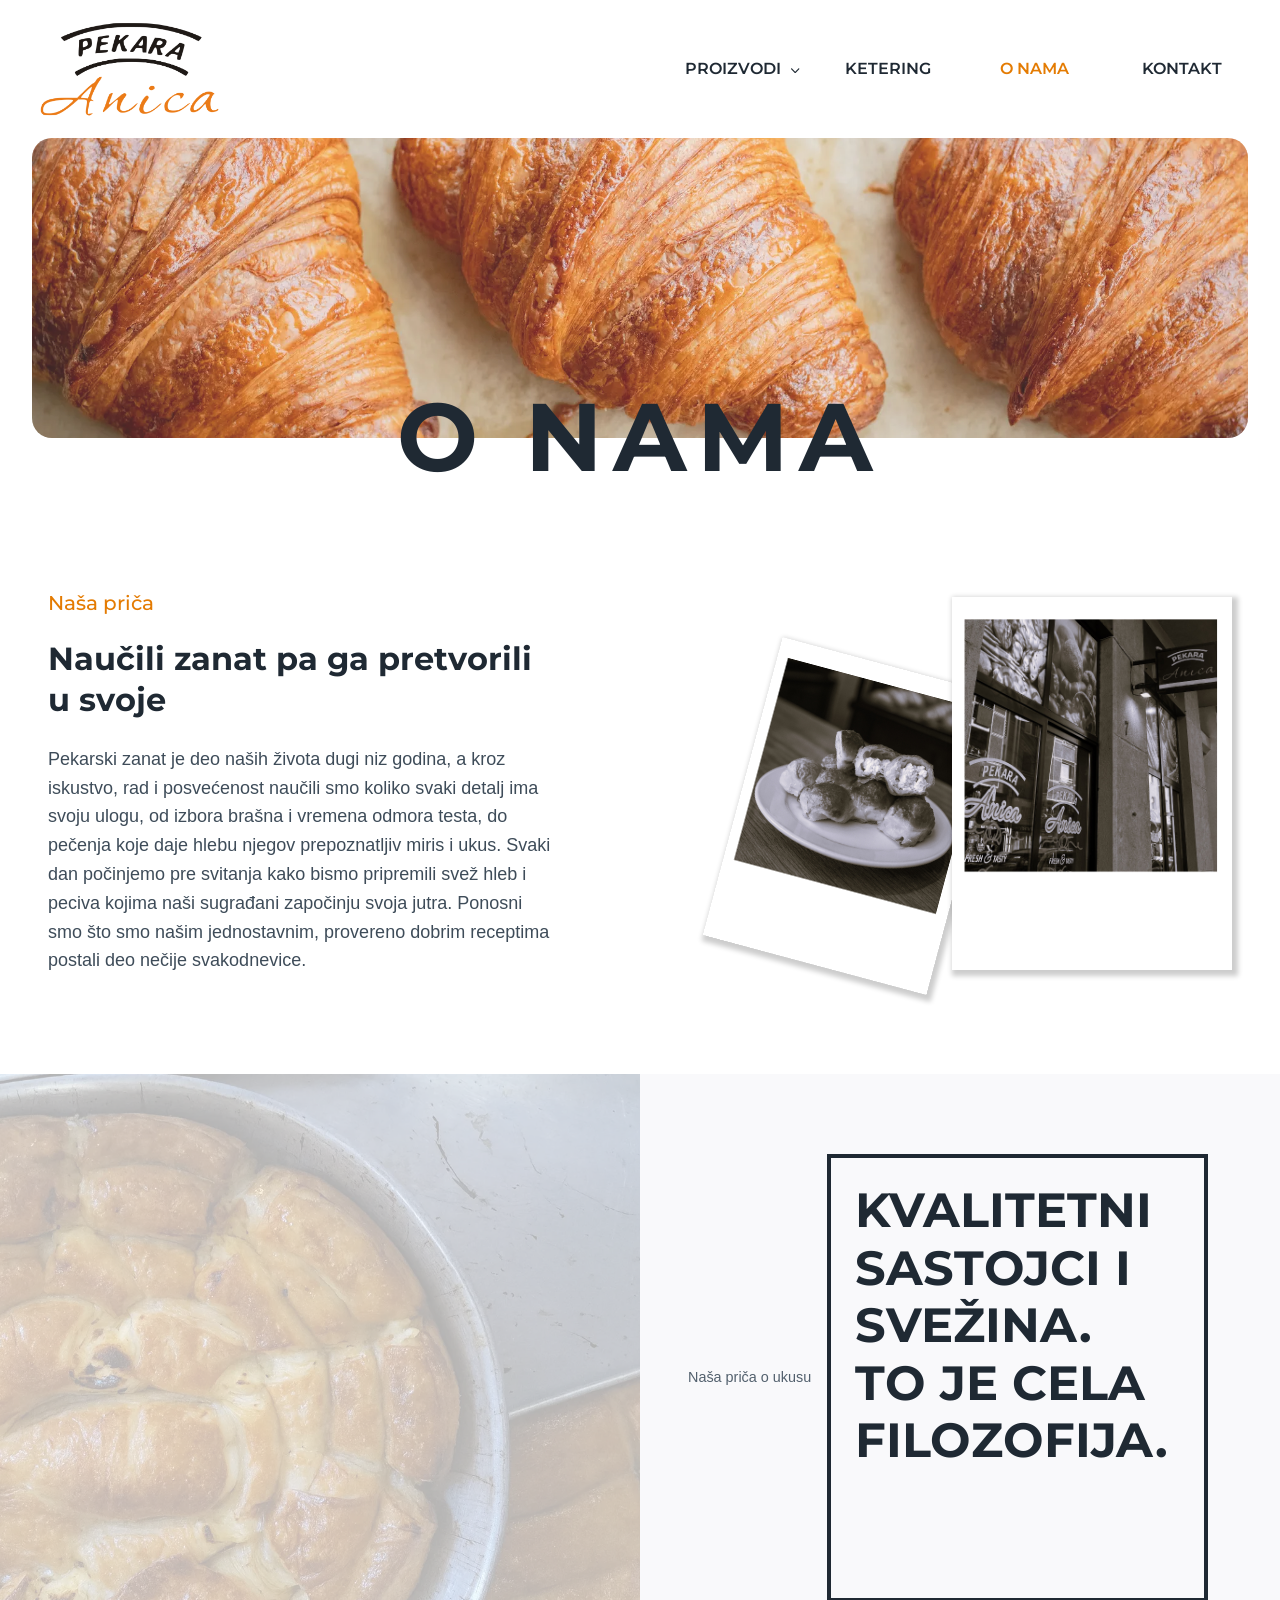
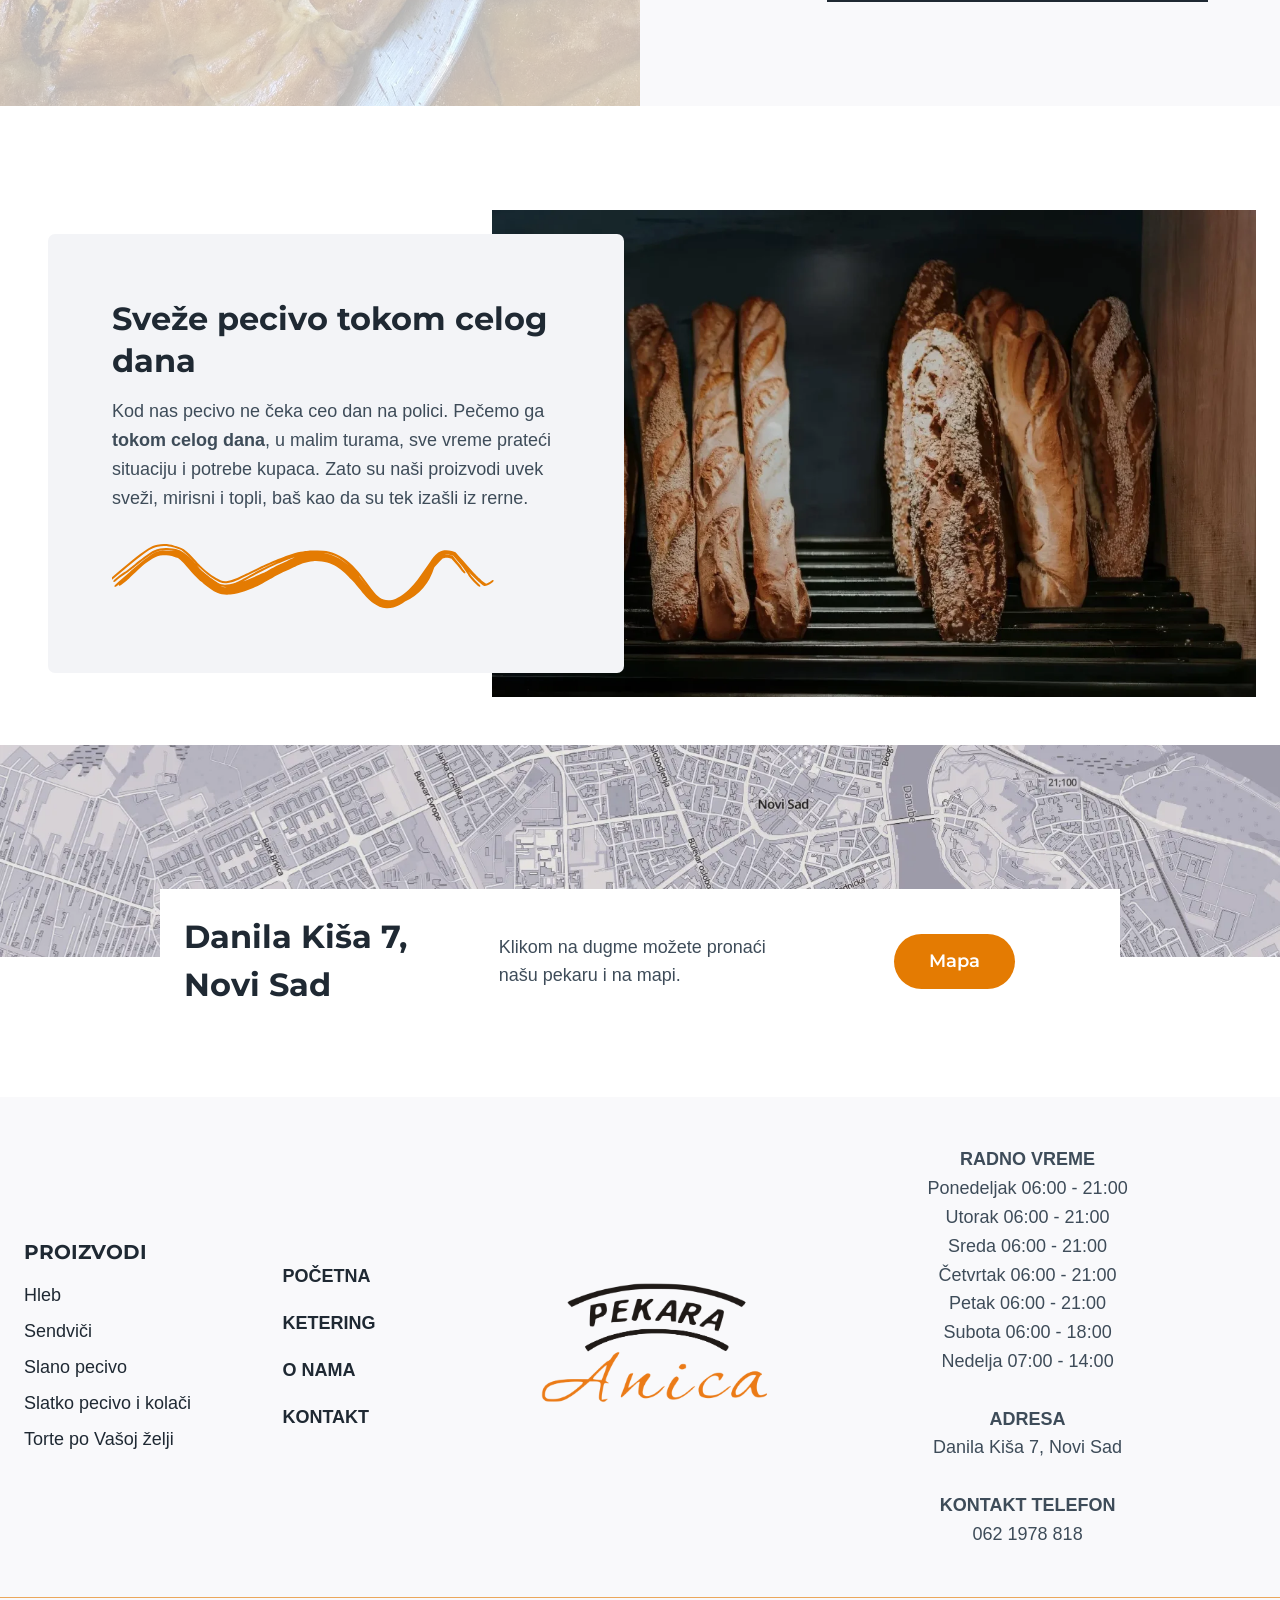
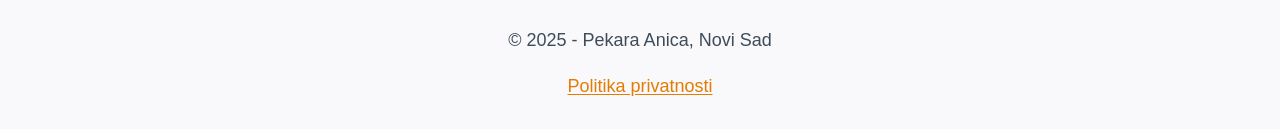
<file: o-nama/index.html>
<!DOCTYPE html>
<html lang="en-US" class="no-js" itemtype="https://schema.org/WebPage" itemscope>
<head><meta charset="UTF-8">
	
	<meta name="viewport" content="width=device-width, initial-scale=1, minimum-scale=1">
	<meta name="robots" content="index, follow, max-image-preview:large, max-snippet:-1, max-video-preview:-1">

	<!-- This site is optimized with the Yoast SEO plugin v26.5 - https://yoast.com/wordpress/plugins/seo/ -->
	<title>O nama - Pekara Anica</title>
	<meta name="description" content="Pekarski zanat je deo naših života dugi niz godina. Uvek svež hleb, slatko i slano pecivo po jednostavnim, proverenim receptima.">
	<link rel="canonical" href="/o-nama/">
	<meta property="og:locale" content="en_US">
	<meta property="og:type" content="article">
	<meta property="og:title" content="O nama - Pekara Anica">
	<meta property="og:description" content="Pekarski zanat je deo naših života dugi niz godina. Uvek svež hleb, slatko i slano pecivo po jednostavnim, proverenim receptima.">
	<meta property="og:url" content="/o-nama/">
	<meta property="og:site_name" content="Pekara Anica">
	<meta property="article:publisher" content="https://www.facebook.com/pekaraanica">
	<meta property="article:modified_time" content="2025-11-27T21:13:20+00:00">
	<meta property="og:image" content="/wp-content/uploads/2025/11/IMG_4816d-scaled.webp">
	<meta property="og:image:width" content="1440">
	<meta property="og:image:height" content="2560">
	<meta property="og:image:type" content="image/webp">
	<meta name="twitter:card" content="summary_large_image">
	<meta name="twitter:label1" content="Est. reading time">
	<meta name="twitter:data1" content="2 minutes">
	<script type="application/ld+json" class="yoast-schema-graph">{"@context":"https://schema.org","@graph":[{"@type":"WebPage","@id":"/o-nama/","url":"/o-nama/","name":"O nama - Pekara Anica","isPartOf":{"@id":"/#website"},"primaryImageOfPage":{"@id":"/o-nama/#primaryimage"},"image":{"@id":"/o-nama/#primaryimage"},"thumbnailUrl":"/wp-content/uploads/2025/11/IMG_4816d-scaled.webp","datePublished":"2025-07-01T20:40:01+00:00","dateModified":"2025-11-27T21:13:20+00:00","description":"Pekarski zanat je deo naših života dugi niz godina. Uvek svež hleb, slatko i slano pecivo po jednostavnim, proverenim receptima.","breadcrumb":{"@id":"/o-nama/#breadcrumb"},"inLanguage":"en-US","potentialAction":[{"@type":"ReadAction","target":["/o-nama/"]}]},{"@type":"ImageObject","inLanguage":"en-US","@id":"/o-nama/#primaryimage","url":"/wp-content/uploads/2025/11/IMG_4816d-scaled.webp","contentUrl":"/wp-content/uploads/2025/11/IMG_4816d-scaled.webp","width":1440,"height":2560},{"@type":"BreadcrumbList","@id":"/o-nama/#breadcrumb","itemListElement":[{"@type":"ListItem","position":1,"name":"Home","item":"/"},{"@type":"ListItem","position":2,"name":"O nama"}]},{"@type":"WebSite","@id":"/#website","url":"/","name":"Pekara Anica","description":"Sveže pecivo svakog dana","publisher":{"@id":"/#organization"},"potentialAction":[{"@type":"SearchAction","target":{"@type":"EntryPoint","urlTemplate":"/?s={search_term_string}"},"query-input":{"@type":"PropertyValueSpecification","valueRequired":true,"valueName":"search_term_string"}}],"inLanguage":"en-US"},{"@type":"Organization","@id":"/#organization","name":"Anica","url":"/","logo":{"@type":"ImageObject","inLanguage":"en-US","@id":"/#/schema/logo/image/","url":"/wp-content/uploads/2025/11/logo.png","contentUrl":"/wp-content/uploads/2025/11/logo.png","width":650,"height":355,"caption":"Anica"},"image":{"@id":"/#/schema/logo/image/"},"sameAs":["https://www.facebook.com/pekaraanica"]}]}</script>
	<!-- / Yoast SEO plugin. -->


<link rel="alternate" type="application/rss+xml" title="Pekara Anica » Feed" href="/feed/">
<link rel="alternate" type="application/rss+xml" title="Pekara Anica » Comments Feed" href="/comments/feed/">
			<script>document.documentElement.classList.remove( 'no-js' );</script>
			<link rel="alternate" title="oEmbed (JSON)" type="application/json+oembed" href="/wp-json/oembed/1.0/embed?url=%2Fo-nama%2F">
<link rel="alternate" title="oEmbed (XML)" type="text/xml+oembed" href="/wp-json/oembed/1.0/embed?url=%2Fo-nama%2F&amp;format=xml">
<style id="wp-img-auto-sizes-contain-inline-css">
img:is([sizes=auto i],[sizes^="auto," i]){contain-intrinsic-size:3000px 1500px}
/*# sourceURL=wp-img-auto-sizes-contain-inline-css */
</style>
<style id="wp-emoji-styles-inline-css">

	img.wp-smiley, img.emoji {
		display: inline !important;
		border: none !important;
		box-shadow: none !important;
		height: 1em !important;
		width: 1em !important;
		margin: 0 0.07em !important;
		vertical-align: -0.1em !important;
		background: none !important;
		padding: 0 !important;
	}
/*# sourceURL=wp-emoji-styles-inline-css */
</style>
<style id="wp-block-library-inline-css">
:root{--wp-block-synced-color:#7a00df;--wp-block-synced-color--rgb:122,0,223;--wp-bound-block-color:var(--wp-block-synced-color);--wp-editor-canvas-background:#ddd;--wp-admin-theme-color:#007cba;--wp-admin-theme-color--rgb:0,124,186;--wp-admin-theme-color-darker-10:#006ba1;--wp-admin-theme-color-darker-10--rgb:0,107,160.5;--wp-admin-theme-color-darker-20:#005a87;--wp-admin-theme-color-darker-20--rgb:0,90,135;--wp-admin-border-width-focus:2px}@media (min-resolution:192dpi){:root{--wp-admin-border-width-focus:1.5px}}.wp-element-button{cursor:pointer}:root .has-very-light-gray-background-color{background-color:#eee}:root .has-very-dark-gray-background-color{background-color:#313131}:root .has-very-light-gray-color{color:#eee}:root .has-very-dark-gray-color{color:#313131}:root .has-vivid-green-cyan-to-vivid-cyan-blue-gradient-background{background:linear-gradient(135deg,#00d084,#0693e3)}:root .has-purple-crush-gradient-background{background:linear-gradient(135deg,#34e2e4,#4721fb 50%,#ab1dfe)}:root .has-hazy-dawn-gradient-background{background:linear-gradient(135deg,#faaca8,#dad0ec)}:root .has-subdued-olive-gradient-background{background:linear-gradient(135deg,#fafae1,#67a671)}:root .has-atomic-cream-gradient-background{background:linear-gradient(135deg,#fdd79a,#004a59)}:root .has-nightshade-gradient-background{background:linear-gradient(135deg,#330968,#31cdcf)}:root .has-midnight-gradient-background{background:linear-gradient(135deg,#020381,#2874fc)}:root{--wp--preset--font-size--normal:16px;--wp--preset--font-size--huge:42px}.has-regular-font-size{font-size:1em}.has-larger-font-size{font-size:2.625em}.has-normal-font-size{font-size:var(--wp--preset--font-size--normal)}.has-huge-font-size{font-size:var(--wp--preset--font-size--huge)}.has-text-align-center{text-align:center}.has-text-align-left{text-align:left}.has-text-align-right{text-align:right}.has-fit-text{white-space:nowrap!important}#end-resizable-editor-section{display:none}.aligncenter{clear:both}.items-justified-left{justify-content:flex-start}.items-justified-center{justify-content:center}.items-justified-right{justify-content:flex-end}.items-justified-space-between{justify-content:space-between}.screen-reader-text{border:0;clip-path:inset(50%);height:1px;margin:-1px;overflow:hidden;padding:0;position:absolute;width:1px;word-wrap:normal!important}.screen-reader-text:focus{background-color:#ddd;clip-path:none;color:#444;display:block;font-size:1em;height:auto;left:5px;line-height:normal;padding:15px 23px 14px;text-decoration:none;top:5px;width:auto;z-index:100000}html :where(.has-border-color){border-style:solid}html :where([style*=border-top-color]){border-top-style:solid}html :where([style*=border-right-color]){border-right-style:solid}html :where([style*=border-bottom-color]){border-bottom-style:solid}html :where([style*=border-left-color]){border-left-style:solid}html :where([style*=border-width]){border-style:solid}html :where([style*=border-top-width]){border-top-style:solid}html :where([style*=border-right-width]){border-right-style:solid}html :where([style*=border-bottom-width]){border-bottom-style:solid}html :where([style*=border-left-width]){border-left-style:solid}html :where(img[class*=wp-image-]){height:auto;max-width:100%}:where(figure){margin:0 0 1em}html :where(.is-position-sticky){--wp-admin--admin-bar--position-offset:var(--wp-admin--admin-bar--height,0px)}@media screen and (max-width:600px){html :where(.is-position-sticky){--wp-admin--admin-bar--position-offset:0px}}

/*# sourceURL=wp-block-library-inline-css */
</style><style id="wp-block-image-inline-css">
.wp-block-image>a,.wp-block-image>figure>a{display:inline-block}.wp-block-image img{box-sizing:border-box;height:auto;max-width:100%;vertical-align:bottom}@media not (prefers-reduced-motion){.wp-block-image img.hide{visibility:hidden}.wp-block-image img.show{animation:show-content-image .4s}}.wp-block-image[style*=border-radius] img,.wp-block-image[style*=border-radius]>a{border-radius:inherit}.wp-block-image.has-custom-border img{box-sizing:border-box}.wp-block-image.aligncenter{text-align:center}.wp-block-image.alignfull>a,.wp-block-image.alignwide>a{width:100%}.wp-block-image.alignfull img,.wp-block-image.alignwide img{height:auto;width:100%}.wp-block-image .aligncenter,.wp-block-image .alignleft,.wp-block-image .alignright,.wp-block-image.aligncenter,.wp-block-image.alignleft,.wp-block-image.alignright{display:table}.wp-block-image .aligncenter>figcaption,.wp-block-image .alignleft>figcaption,.wp-block-image .alignright>figcaption,.wp-block-image.aligncenter>figcaption,.wp-block-image.alignleft>figcaption,.wp-block-image.alignright>figcaption{caption-side:bottom;display:table-caption}.wp-block-image .alignleft{float:left;margin:.5em 1em .5em 0}.wp-block-image .alignright{float:right;margin:.5em 0 .5em 1em}.wp-block-image .aligncenter{margin-left:auto;margin-right:auto}.wp-block-image :where(figcaption){margin-bottom:1em;margin-top:.5em}.wp-block-image.is-style-circle-mask img{border-radius:9999px}@supports ((-webkit-mask-image:none) or (mask-image:none)) or (-webkit-mask-image:none){.wp-block-image.is-style-circle-mask img{border-radius:0;-webkit-mask-image:url('data:image/svg+xml;utf8,<svg viewBox="0 0 100 100" xmlns="http://www.w3.org/2000/svg"><circle cx="50" cy="50" r="50"/>');mask-image:url('data:image/svg+xml;utf8,<svg viewBox="0 0 100 100" xmlns="http://www.w3.org/2000/svg"><circle cx="50" cy="50" r="50"/>');mask-mode:alpha;-webkit-mask-position:center;mask-position:center;-webkit-mask-repeat:no-repeat;mask-repeat:no-repeat;-webkit-mask-size:contain;mask-size:contain}}:root :where(.wp-block-image.is-style-rounded img,.wp-block-image .is-style-rounded img){border-radius:9999px}.wp-block-image figure{margin:0}.wp-lightbox-container{display:flex;flex-direction:column;position:relative}.wp-lightbox-container img{cursor:zoom-in}.wp-lightbox-container img:hover+button{opacity:1}.wp-lightbox-container button{align-items:center;backdrop-filter:blur(16px) saturate(180%);background-color:#5a5a5a40;border:none;border-radius:4px;cursor:zoom-in;display:flex;height:20px;justify-content:center;opacity:0;padding:0;position:absolute;right:16px;text-align:center;top:16px;width:20px;z-index:100}@media not (prefers-reduced-motion){.wp-lightbox-container button{transition:opacity .2s ease}}.wp-lightbox-container button:focus-visible{outline:3px auto #5a5a5a40;outline:3px auto -webkit-focus-ring-color;outline-offset:3px}.wp-lightbox-container button:hover{cursor:pointer;opacity:1}.wp-lightbox-container button:focus{opacity:1}.wp-lightbox-container button:focus,.wp-lightbox-container button:hover,.wp-lightbox-container button:not(:hover):not(:active):not(.has-background){background-color:#5a5a5a40;border:none}.wp-lightbox-overlay{box-sizing:border-box;cursor:zoom-out;height:100vh;left:0;overflow:hidden;position:fixed;top:0;visibility:hidden;width:100%;z-index:100000}.wp-lightbox-overlay .close-button{align-items:center;cursor:pointer;display:flex;justify-content:center;min-height:40px;min-width:40px;padding:0;position:absolute;right:calc(env(safe-area-inset-right) + 16px);top:calc(env(safe-area-inset-top) + 16px);z-index:5000000}.wp-lightbox-overlay .close-button:focus,.wp-lightbox-overlay .close-button:hover,.wp-lightbox-overlay .close-button:not(:hover):not(:active):not(.has-background){background:none;border:none}.wp-lightbox-overlay .lightbox-image-container{height:var(--wp--lightbox-container-height);left:50%;overflow:hidden;position:absolute;top:50%;transform:translate(-50%,-50%);transform-origin:top left;width:var(--wp--lightbox-container-width);z-index:9999999999}.wp-lightbox-overlay .wp-block-image{align-items:center;box-sizing:border-box;display:flex;height:100%;justify-content:center;margin:0;position:relative;transform-origin:0 0;width:100%;z-index:3000000}.wp-lightbox-overlay .wp-block-image img{height:var(--wp--lightbox-image-height);min-height:var(--wp--lightbox-image-height);min-width:var(--wp--lightbox-image-width);width:var(--wp--lightbox-image-width)}.wp-lightbox-overlay .wp-block-image figcaption{display:none}.wp-lightbox-overlay button{background:none;border:none}.wp-lightbox-overlay .scrim{background-color:#fff;height:100%;opacity:.9;position:absolute;width:100%;z-index:2000000}.wp-lightbox-overlay.active{visibility:visible}@media not (prefers-reduced-motion){.wp-lightbox-overlay.active{animation:turn-on-visibility .25s both}.wp-lightbox-overlay.active img{animation:turn-on-visibility .35s both}.wp-lightbox-overlay.show-closing-animation:not(.active){animation:turn-off-visibility .35s both}.wp-lightbox-overlay.show-closing-animation:not(.active) img{animation:turn-off-visibility .25s both}.wp-lightbox-overlay.zoom.active{animation:none;opacity:1;visibility:visible}.wp-lightbox-overlay.zoom.active .lightbox-image-container{animation:lightbox-zoom-in .4s}.wp-lightbox-overlay.zoom.active .lightbox-image-container img{animation:none}.wp-lightbox-overlay.zoom.active .scrim{animation:turn-on-visibility .4s forwards}.wp-lightbox-overlay.zoom.show-closing-animation:not(.active){animation:none}.wp-lightbox-overlay.zoom.show-closing-animation:not(.active) .lightbox-image-container{animation:lightbox-zoom-out .4s}.wp-lightbox-overlay.zoom.show-closing-animation:not(.active) .lightbox-image-container img{animation:none}.wp-lightbox-overlay.zoom.show-closing-animation:not(.active) .scrim{animation:turn-off-visibility .4s forwards}}@keyframes show-content-image{0%{visibility:hidden}99%{visibility:hidden}to{visibility:visible}}@keyframes turn-on-visibility{0%{opacity:0}to{opacity:1}}@keyframes turn-off-visibility{0%{opacity:1;visibility:visible}99%{opacity:0;visibility:visible}to{opacity:0;visibility:hidden}}@keyframes lightbox-zoom-in{0%{transform:translate(calc((-100vw + var(--wp--lightbox-scrollbar-width))/2 + var(--wp--lightbox-initial-left-position)),calc(-50vh + var(--wp--lightbox-initial-top-position))) scale(var(--wp--lightbox-scale))}to{transform:translate(-50%,-50%) scale(1)}}@keyframes lightbox-zoom-out{0%{transform:translate(-50%,-50%) scale(1);visibility:visible}99%{visibility:visible}to{transform:translate(calc((-100vw + var(--wp--lightbox-scrollbar-width))/2 + var(--wp--lightbox-initial-left-position)),calc(-50vh + var(--wp--lightbox-initial-top-position))) scale(var(--wp--lightbox-scale));visibility:hidden}}
/*# sourceURL=/wp-includes/blocks/image/style.min.css */
</style>
<style id="wp-block-group-inline-css">
.wp-block-group{box-sizing:border-box}:where(.wp-block-group.wp-block-group-is-layout-constrained){position:relative}
/*# sourceURL=/wp-includes/blocks/group/style.min.css */
</style>
<style id="wp-block-paragraph-inline-css">
.is-small-text{font-size:.875em}.is-regular-text{font-size:1em}.is-large-text{font-size:2.25em}.is-larger-text{font-size:3em}.has-drop-cap:not(:focus):first-letter{float:left;font-size:8.4em;font-style:normal;font-weight:100;line-height:.68;margin:.05em .1em 0 0;text-transform:uppercase}body.rtl .has-drop-cap:not(:focus):first-letter{float:none;margin-left:.1em}p.has-drop-cap.has-background{overflow:hidden}:root :where(p.has-background){padding:1.25em 2.375em}:where(p.has-text-color:not(.has-link-color)) a{color:inherit}p.has-text-align-left[style*="writing-mode:vertical-lr"],p.has-text-align-right[style*="writing-mode:vertical-rl"]{rotate:180deg}
/*# sourceURL=/wp-includes/blocks/paragraph/style.min.css */
</style>
<style id="global-styles-inline-css">
:root{--wp--preset--aspect-ratio--square: 1;--wp--preset--aspect-ratio--4-3: 4/3;--wp--preset--aspect-ratio--3-4: 3/4;--wp--preset--aspect-ratio--3-2: 3/2;--wp--preset--aspect-ratio--2-3: 2/3;--wp--preset--aspect-ratio--16-9: 16/9;--wp--preset--aspect-ratio--9-16: 9/16;--wp--preset--color--black: #000000;--wp--preset--color--cyan-bluish-gray: #abb8c3;--wp--preset--color--white: #ffffff;--wp--preset--color--pale-pink: #f78da7;--wp--preset--color--vivid-red: #cf2e2e;--wp--preset--color--luminous-vivid-orange: #ff6900;--wp--preset--color--luminous-vivid-amber: #fcb900;--wp--preset--color--light-green-cyan: #7bdcb5;--wp--preset--color--vivid-green-cyan: #00d084;--wp--preset--color--pale-cyan-blue: #8ed1fc;--wp--preset--color--vivid-cyan-blue: #0693e3;--wp--preset--color--vivid-purple: #9b51e0;--wp--preset--color--theme-palette-1: var(--global-palette1);--wp--preset--color--theme-palette-2: var(--global-palette2);--wp--preset--color--theme-palette-3: var(--global-palette3);--wp--preset--color--theme-palette-4: var(--global-palette4);--wp--preset--color--theme-palette-5: var(--global-palette5);--wp--preset--color--theme-palette-6: var(--global-palette6);--wp--preset--color--theme-palette-7: var(--global-palette7);--wp--preset--color--theme-palette-8: var(--global-palette8);--wp--preset--color--theme-palette-9: var(--global-palette9);--wp--preset--color--theme-palette-10: var(--global-palette10);--wp--preset--color--theme-palette-11: var(--global-palette11);--wp--preset--color--theme-palette-12: var(--global-palette12);--wp--preset--color--theme-palette-13: var(--global-palette13);--wp--preset--color--theme-palette-14: var(--global-palette14);--wp--preset--color--theme-palette-15: var(--global-palette15);--wp--preset--gradient--vivid-cyan-blue-to-vivid-purple: linear-gradient(135deg,rgb(6,147,227) 0%,rgb(155,81,224) 100%);--wp--preset--gradient--light-green-cyan-to-vivid-green-cyan: linear-gradient(135deg,rgb(122,220,180) 0%,rgb(0,208,130) 100%);--wp--preset--gradient--luminous-vivid-amber-to-luminous-vivid-orange: linear-gradient(135deg,rgb(252,185,0) 0%,rgb(255,105,0) 100%);--wp--preset--gradient--luminous-vivid-orange-to-vivid-red: linear-gradient(135deg,rgb(255,105,0) 0%,rgb(207,46,46) 100%);--wp--preset--gradient--very-light-gray-to-cyan-bluish-gray: linear-gradient(135deg,rgb(238,238,238) 0%,rgb(169,184,195) 100%);--wp--preset--gradient--cool-to-warm-spectrum: linear-gradient(135deg,rgb(74,234,220) 0%,rgb(151,120,209) 20%,rgb(207,42,186) 40%,rgb(238,44,130) 60%,rgb(251,105,98) 80%,rgb(254,248,76) 100%);--wp--preset--gradient--blush-light-purple: linear-gradient(135deg,rgb(255,206,236) 0%,rgb(152,150,240) 100%);--wp--preset--gradient--blush-bordeaux: linear-gradient(135deg,rgb(254,205,165) 0%,rgb(254,45,45) 50%,rgb(107,0,62) 100%);--wp--preset--gradient--luminous-dusk: linear-gradient(135deg,rgb(255,203,112) 0%,rgb(199,81,192) 50%,rgb(65,88,208) 100%);--wp--preset--gradient--pale-ocean: linear-gradient(135deg,rgb(255,245,203) 0%,rgb(182,227,212) 50%,rgb(51,167,181) 100%);--wp--preset--gradient--electric-grass: linear-gradient(135deg,rgb(202,248,128) 0%,rgb(113,206,126) 100%);--wp--preset--gradient--midnight: linear-gradient(135deg,rgb(2,3,129) 0%,rgb(40,116,252) 100%);--wp--preset--font-size--small: var(--global-font-size-small);--wp--preset--font-size--medium: var(--global-font-size-medium);--wp--preset--font-size--large: var(--global-font-size-large);--wp--preset--font-size--x-large: 42px;--wp--preset--font-size--larger: var(--global-font-size-larger);--wp--preset--font-size--xxlarge: var(--global-font-size-xxlarge);--wp--preset--spacing--20: 0.44rem;--wp--preset--spacing--30: 0.67rem;--wp--preset--spacing--40: 1rem;--wp--preset--spacing--50: 1.5rem;--wp--preset--spacing--60: 2.25rem;--wp--preset--spacing--70: 3.38rem;--wp--preset--spacing--80: 5.06rem;--wp--preset--shadow--natural: 6px 6px 9px rgba(0, 0, 0, 0.2);--wp--preset--shadow--deep: 12px 12px 50px rgba(0, 0, 0, 0.4);--wp--preset--shadow--sharp: 6px 6px 0px rgba(0, 0, 0, 0.2);--wp--preset--shadow--outlined: 6px 6px 0px -3px rgb(255, 255, 255), 6px 6px rgb(0, 0, 0);--wp--preset--shadow--crisp: 6px 6px 0px rgb(0, 0, 0);}:where(.is-layout-flex){gap: 0.5em;}:where(.is-layout-grid){gap: 0.5em;}body .is-layout-flex{display: flex;}.is-layout-flex{flex-wrap: wrap;align-items: center;}.is-layout-flex > :is(*, div){margin: 0;}body .is-layout-grid{display: grid;}.is-layout-grid > :is(*, div){margin: 0;}:where(.wp-block-columns.is-layout-flex){gap: 2em;}:where(.wp-block-columns.is-layout-grid){gap: 2em;}:where(.wp-block-post-template.is-layout-flex){gap: 1.25em;}:where(.wp-block-post-template.is-layout-grid){gap: 1.25em;}.has-black-color{color: var(--wp--preset--color--black) !important;}.has-cyan-bluish-gray-color{color: var(--wp--preset--color--cyan-bluish-gray) !important;}.has-white-color{color: var(--wp--preset--color--white) !important;}.has-pale-pink-color{color: var(--wp--preset--color--pale-pink) !important;}.has-vivid-red-color{color: var(--wp--preset--color--vivid-red) !important;}.has-luminous-vivid-orange-color{color: var(--wp--preset--color--luminous-vivid-orange) !important;}.has-luminous-vivid-amber-color{color: var(--wp--preset--color--luminous-vivid-amber) !important;}.has-light-green-cyan-color{color: var(--wp--preset--color--light-green-cyan) !important;}.has-vivid-green-cyan-color{color: var(--wp--preset--color--vivid-green-cyan) !important;}.has-pale-cyan-blue-color{color: var(--wp--preset--color--pale-cyan-blue) !important;}.has-vivid-cyan-blue-color{color: var(--wp--preset--color--vivid-cyan-blue) !important;}.has-vivid-purple-color{color: var(--wp--preset--color--vivid-purple) !important;}.has-black-background-color{background-color: var(--wp--preset--color--black) !important;}.has-cyan-bluish-gray-background-color{background-color: var(--wp--preset--color--cyan-bluish-gray) !important;}.has-white-background-color{background-color: var(--wp--preset--color--white) !important;}.has-pale-pink-background-color{background-color: var(--wp--preset--color--pale-pink) !important;}.has-vivid-red-background-color{background-color: var(--wp--preset--color--vivid-red) !important;}.has-luminous-vivid-orange-background-color{background-color: var(--wp--preset--color--luminous-vivid-orange) !important;}.has-luminous-vivid-amber-background-color{background-color: var(--wp--preset--color--luminous-vivid-amber) !important;}.has-light-green-cyan-background-color{background-color: var(--wp--preset--color--light-green-cyan) !important;}.has-vivid-green-cyan-background-color{background-color: var(--wp--preset--color--vivid-green-cyan) !important;}.has-pale-cyan-blue-background-color{background-color: var(--wp--preset--color--pale-cyan-blue) !important;}.has-vivid-cyan-blue-background-color{background-color: var(--wp--preset--color--vivid-cyan-blue) !important;}.has-vivid-purple-background-color{background-color: var(--wp--preset--color--vivid-purple) !important;}.has-black-border-color{border-color: var(--wp--preset--color--black) !important;}.has-cyan-bluish-gray-border-color{border-color: var(--wp--preset--color--cyan-bluish-gray) !important;}.has-white-border-color{border-color: var(--wp--preset--color--white) !important;}.has-pale-pink-border-color{border-color: var(--wp--preset--color--pale-pink) !important;}.has-vivid-red-border-color{border-color: var(--wp--preset--color--vivid-red) !important;}.has-luminous-vivid-orange-border-color{border-color: var(--wp--preset--color--luminous-vivid-orange) !important;}.has-luminous-vivid-amber-border-color{border-color: var(--wp--preset--color--luminous-vivid-amber) !important;}.has-light-green-cyan-border-color{border-color: var(--wp--preset--color--light-green-cyan) !important;}.has-vivid-green-cyan-border-color{border-color: var(--wp--preset--color--vivid-green-cyan) !important;}.has-pale-cyan-blue-border-color{border-color: var(--wp--preset--color--pale-cyan-blue) !important;}.has-vivid-cyan-blue-border-color{border-color: var(--wp--preset--color--vivid-cyan-blue) !important;}.has-vivid-purple-border-color{border-color: var(--wp--preset--color--vivid-purple) !important;}.has-vivid-cyan-blue-to-vivid-purple-gradient-background{background: var(--wp--preset--gradient--vivid-cyan-blue-to-vivid-purple) !important;}.has-light-green-cyan-to-vivid-green-cyan-gradient-background{background: var(--wp--preset--gradient--light-green-cyan-to-vivid-green-cyan) !important;}.has-luminous-vivid-amber-to-luminous-vivid-orange-gradient-background{background: var(--wp--preset--gradient--luminous-vivid-amber-to-luminous-vivid-orange) !important;}.has-luminous-vivid-orange-to-vivid-red-gradient-background{background: var(--wp--preset--gradient--luminous-vivid-orange-to-vivid-red) !important;}.has-very-light-gray-to-cyan-bluish-gray-gradient-background{background: var(--wp--preset--gradient--very-light-gray-to-cyan-bluish-gray) !important;}.has-cool-to-warm-spectrum-gradient-background{background: var(--wp--preset--gradient--cool-to-warm-spectrum) !important;}.has-blush-light-purple-gradient-background{background: var(--wp--preset--gradient--blush-light-purple) !important;}.has-blush-bordeaux-gradient-background{background: var(--wp--preset--gradient--blush-bordeaux) !important;}.has-luminous-dusk-gradient-background{background: var(--wp--preset--gradient--luminous-dusk) !important;}.has-pale-ocean-gradient-background{background: var(--wp--preset--gradient--pale-ocean) !important;}.has-electric-grass-gradient-background{background: var(--wp--preset--gradient--electric-grass) !important;}.has-midnight-gradient-background{background: var(--wp--preset--gradient--midnight) !important;}.has-small-font-size{font-size: var(--wp--preset--font-size--small) !important;}.has-medium-font-size{font-size: var(--wp--preset--font-size--medium) !important;}.has-large-font-size{font-size: var(--wp--preset--font-size--large) !important;}.has-x-large-font-size{font-size: var(--wp--preset--font-size--x-large) !important;}
/*# sourceURL=global-styles-inline-css */
</style>

<style id="classic-theme-styles-inline-css">
/*! This file is auto-generated */
.wp-block-button__link{color:#fff;background-color:#32373c;border-radius:9999px;box-shadow:none;text-decoration:none;padding:calc(.667em + 2px) calc(1.333em + 2px);font-size:1.125em}.wp-block-file__button{background:#32373c;color:#fff;text-decoration:none}
/*# sourceURL=/wp-includes/css/classic-themes.min.css */
</style>
<link rel="stylesheet" id="parent-style-css" href="/wp-content/themes/kadence/style.css?ver=6.9" media="all">
<link rel="stylesheet" id="child-style-css" href="/wp-content/themes/kadence-child/style.css?ver=1.0" media="all">
<link rel="stylesheet" id="kadence-global-css" href="/wp-content/themes/kadence/assets/css/global.min.css?ver=1.4.2" media="all">
<style id="kadence-global-inline-css">
/* Kadence Base CSS */
:root{--global-palette1:#e47b02;--global-palette2:#ed8f0c;--global-palette3:#1f2933;--global-palette4:#3e4c59;--global-palette5:#52606d;--global-palette6:#7b8794;--global-palette7:#f3f4f7;--global-palette8:#f9f9fb;--global-palette9:#ffffff;--global-palette10:oklch(from var(--global-palette1) calc(l + 0.10 * (1 - l)) calc(c * 1.00) calc(h + 180) / 100%);--global-palette11:#13612e;--global-palette12:#1159af;--global-palette13:#b82105;--global-palette14:#f7630c;--global-palette15:#f5a524;--global-palette9rgb:255, 255, 255;--global-palette-highlight:var(--global-palette1);--global-palette-highlight-alt:var(--global-palette1);--global-palette-highlight-alt2:var(--global-palette9);--global-palette-btn-bg:var(--global-palette1);--global-palette-btn-bg-hover:#ffab35;--global-palette-btn:#ffffff;--global-palette-btn-hover:var(--global-palette9);--global-palette-btn-sec-bg:var(--global-palette7);--global-palette-btn-sec-bg-hover:var(--global-palette2);--global-palette-btn-sec:var(--global-palette3);--global-palette-btn-sec-hover:var(--global-palette9);--global-body-font-family:-apple-system,BlinkMacSystemFont,"Segoe UI",Roboto,Oxygen-Sans,Ubuntu,Cantarell,"Helvetica Neue",sans-serif, "Apple Color Emoji", "Segoe UI Emoji", "Segoe UI Symbol";--global-heading-font-family:Montserrat, sans-serif;--global-primary-nav-font-family:Montserrat, sans-serif;--global-fallback-font:sans-serif;--global-display-fallback-font:sans-serif;--global-content-width:1290px;--global-content-wide-width:calc(1290px + 230px);--global-content-narrow-width:842px;--global-content-edge-padding:1.5rem;--global-content-boxed-padding:2rem;--global-calc-content-width:calc(1290px - var(--global-content-edge-padding) - var(--global-content-edge-padding) );--wp--style--global--content-size:var(--global-calc-content-width);}.wp-site-blocks{--global-vw:calc( 100vw - ( 0.5 * var(--scrollbar-offset)));}body{background:var(--global-palette8);}body, input, select, optgroup, textarea{font-style:normal;font-weight:400;font-size:18px;line-height:1.6;font-family:var(--global-body-font-family);color:var(--global-palette4);}.content-bg, body.content-style-unboxed .site{background:var(--global-palette9);}h1,h2,h3,h4,h5,h6{font-family:var(--global-heading-font-family);}h1{font-style:normal;font-weight:700;font-size:50px;line-height:1.4;text-transform:capitalize;color:var(--global-palette3);}h2{font-style:normal;font-weight:700;font-size:32px;line-height:1.5;color:var(--global-palette3);}h3{font-style:normal;font-weight:700;font-size:27px;line-height:1.5;color:var(--global-palette3);}h4{font-style:normal;font-weight:700;font-size:24px;line-height:1.5;color:var(--global-palette3);}h5{font-style:normal;font-weight:700;font-size:22px;line-height:1.5;color:var(--global-palette3);}h6{font-style:normal;font-weight:600;font-size:19px;line-height:1.5;text-transform:capitalize;color:var(--global-palette1);}@media all and (max-width: 1024px){h1{font-size:45px;}}@media all and (max-width: 767px){h1{font-size:36px;}}.entry-hero .kadence-breadcrumbs{max-width:1290px;}.site-container, .site-header-row-layout-contained, .site-footer-row-layout-contained, .entry-hero-layout-contained, .comments-area, .alignfull > .wp-block-cover__inner-container, .alignwide > .wp-block-cover__inner-container{max-width:var(--global-content-width);}.content-width-narrow .content-container.site-container, .content-width-narrow .hero-container.site-container{max-width:var(--global-content-narrow-width);}@media all and (min-width: 1520px){.wp-site-blocks .content-container  .alignwide{margin-left:-115px;margin-right:-115px;width:unset;max-width:unset;}}@media all and (min-width: 1102px){.content-width-narrow .wp-site-blocks .content-container .alignwide{margin-left:-130px;margin-right:-130px;width:unset;max-width:unset;}}.content-style-boxed .wp-site-blocks .entry-content .alignwide{margin-left:calc( -1 * var( --global-content-boxed-padding ) );margin-right:calc( -1 * var( --global-content-boxed-padding ) );}.content-area{margin-top:5rem;margin-bottom:5rem;}@media all and (max-width: 1024px){.content-area{margin-top:3rem;margin-bottom:3rem;}}@media all and (max-width: 767px){.content-area{margin-top:2rem;margin-bottom:2rem;}}@media all and (max-width: 1024px){:root{--global-content-boxed-padding:2rem;}}@media all and (max-width: 767px){:root{--global-content-boxed-padding:1.5rem;}}.entry-content-wrap{padding:2rem;}@media all and (max-width: 1024px){.entry-content-wrap{padding:2rem;}}@media all and (max-width: 767px){.entry-content-wrap{padding:1.5rem;}}.entry.single-entry{box-shadow:0px 15px 15px -10px rgba(0,0,0,0.05);}.entry.loop-entry{box-shadow:0px 15px 15px -10px rgba(140,202,245,0.18);}.loop-entry .entry-content-wrap{padding:2rem;}@media all and (max-width: 1024px){.loop-entry .entry-content-wrap{padding:2rem;}}@media all and (max-width: 767px){.loop-entry .entry-content-wrap{padding:1.5rem;}}button, .button, .wp-block-button__link, input[type="button"], input[type="reset"], input[type="submit"], .fl-button, .elementor-button-wrapper .elementor-button, .wc-block-components-checkout-place-order-button, .wc-block-cart__submit{font-style:normal;font-weight:600;line-height:1.2;letter-spacing:0em;font-family:Montserrat, sans-serif;text-transform:capitalize;border-radius:100px;padding:17px 35px 17px 35px;box-shadow:0px 0px 0px -7px rgba(0,0,0,0);}.wp-block-button.is-style-outline .wp-block-button__link{padding:17px 35px 17px 35px;}button:hover, button:focus, button:active, .button:hover, .button:focus, .button:active, .wp-block-button__link:hover, .wp-block-button__link:focus, .wp-block-button__link:active, input[type="button"]:hover, input[type="button"]:focus, input[type="button"]:active, input[type="reset"]:hover, input[type="reset"]:focus, input[type="reset"]:active, input[type="submit"]:hover, input[type="submit"]:focus, input[type="submit"]:active, .elementor-button-wrapper .elementor-button:hover, .elementor-button-wrapper .elementor-button:focus, .elementor-button-wrapper .elementor-button:active, .wc-block-cart__submit:hover{box-shadow:0px 15px 25px -7px rgba(0,0,0,0);}.kb-button.kb-btn-global-outline.kb-btn-global-inherit{padding-top:calc(17px - 2px);padding-right:calc(35px - 2px);padding-bottom:calc(17px - 2px);padding-left:calc(35px - 2px);}button.button-style-secondary, .button.button-style-secondary, .wp-block-button__link.button-style-secondary, input[type="button"].button-style-secondary, input[type="reset"].button-style-secondary, input[type="submit"].button-style-secondary, .fl-button.button-style-secondary, .elementor-button-wrapper .elementor-button.button-style-secondary, .wc-block-components-checkout-place-order-button.button-style-secondary, .wc-block-cart__submit.button-style-secondary{font-style:normal;font-weight:600;line-height:1.2;letter-spacing:0em;font-family:Montserrat, sans-serif;text-transform:capitalize;}@media all and (min-width: 1025px){.transparent-header .entry-hero .entry-hero-container-inner{padding-top:80px;}}@media all and (max-width: 1024px){.mobile-transparent-header .entry-hero .entry-hero-container-inner{padding-top:80px;}}@media all and (max-width: 767px){.mobile-transparent-header .entry-hero .entry-hero-container-inner{padding-top:80px;}}.wp-site-blocks .page-title h1{font-style:normal;}.entry-hero.page-hero-section .entry-header{min-height:200px;}.loop-entry.type-post h2.entry-title{font-style:normal;font-size:24px;line-height:1.3;color:var(--global-palette3);}@media all and (max-width: 1024px){.loop-entry.type-post h2.entry-title{font-size:24px;}}
/* Kadence Header CSS */
@media all and (max-width: 1024px){.mobile-transparent-header #masthead{position:absolute;left:0px;right:0px;z-index:100;}.kadence-scrollbar-fixer.mobile-transparent-header #masthead{right:var(--scrollbar-offset,0);}.mobile-transparent-header #masthead, .mobile-transparent-header .site-top-header-wrap .site-header-row-container-inner, .mobile-transparent-header .site-main-header-wrap .site-header-row-container-inner, .mobile-transparent-header .site-bottom-header-wrap .site-header-row-container-inner{background:transparent;}.site-header-row-tablet-layout-fullwidth, .site-header-row-tablet-layout-standard{padding:0px;}}@media all and (min-width: 1025px){.transparent-header #masthead{position:absolute;left:0px;right:0px;z-index:100;}.transparent-header.kadence-scrollbar-fixer #masthead{right:var(--scrollbar-offset,0);}.transparent-header #masthead, .transparent-header .site-top-header-wrap .site-header-row-container-inner, .transparent-header .site-main-header-wrap .site-header-row-container-inner, .transparent-header .site-bottom-header-wrap .site-header-row-container-inner{background:transparent;}}.site-branding a.brand img{max-width:180px;}.site-branding a.brand img.svg-logo-image{width:180px;}@media all and (max-width: 767px){.site-branding a.brand img{max-width:100px;}.site-branding a.brand img.svg-logo-image{width:100px;}}.site-branding{padding:0px 0px 0px 0px;}@media all and (max-width: 1024px){.site-branding{padding:5px 0px 0px 0px;}}#masthead, #masthead .kadence-sticky-header.item-is-fixed:not(.item-at-start):not(.site-header-row-container):not(.site-main-header-wrap), #masthead .kadence-sticky-header.item-is-fixed:not(.item-at-start) > .site-header-row-container-inner{background:#ffffff;}.site-main-header-inner-wrap{min-height:80px;}.site-main-header-wrap .site-header-row-container-inner>.site-container{padding:20px 25px 20px 40px;}@media all and (max-width: 1024px){.site-main-header-wrap .site-header-row-container-inner>.site-container{padding:11px 50px 11px 35px;}}@media all and (max-width: 767px){.site-main-header-wrap .site-header-row-container-inner>.site-container{padding:3px 14px 3px 14px;}}.site-main-header-wrap.site-header-row-container.site-header-focus-item.site-header-row-layout-standard.kadence-sticky-header.item-is-fixed.item-is-stuck, .site-header-upper-inner-wrap.kadence-sticky-header.item-is-fixed.item-is-stuck, .site-header-inner-wrap.kadence-sticky-header.item-is-fixed.item-is-stuck, .site-top-header-wrap.site-header-row-container.site-header-focus-item.site-header-row-layout-standard.kadence-sticky-header.item-is-fixed.item-is-stuck, .site-bottom-header-wrap.site-header-row-container.site-header-focus-item.site-header-row-layout-standard.kadence-sticky-header.item-is-fixed.item-is-stuck{box-shadow:0px 0px 0px 0px rgba(0,0,0,0);}.header-navigation[class*="header-navigation-style-underline"] .header-menu-container.primary-menu-container>ul>li>a:after{width:calc( 100% - 1.7em);}.main-navigation .primary-menu-container > ul > li.menu-item > a{padding-left:calc(1.7em / 2);padding-right:calc(1.7em / 2);padding-top:0.6em;padding-bottom:0.6em;color:var(--global-palette3);}.main-navigation .primary-menu-container > ul > li.menu-item .dropdown-nav-special-toggle{right:calc(1.7em / 2);}.main-navigation .primary-menu-container > ul li.menu-item > a{font-style:normal;font-weight:600;font-size:16px;font-family:var(--global-primary-nav-font-family);}.main-navigation .primary-menu-container > ul > li.menu-item > a:hover{color:var(--global-palette-highlight);}.main-navigation .primary-menu-container > ul > li.menu-item.current-menu-item > a{color:var(--global-palette1);}.header-navigation .header-menu-container ul ul.sub-menu, .header-navigation .header-menu-container ul ul.submenu{background:var(--global-palette3);box-shadow:0px 2px 13px 0px rgba(0,0,0,0.1);}.header-navigation .header-menu-container ul ul li.menu-item, .header-menu-container ul.menu > li.kadence-menu-mega-enabled > ul > li.menu-item > a{border-bottom:1px solid rgba(255,255,255,0.1);border-radius:0px 0px 0px 0px;}.header-navigation .header-menu-container ul ul li.menu-item > a{width:200px;padding-top:1em;padding-bottom:1em;color:var(--global-palette9);font-style:normal;font-size:16px;}.header-navigation .header-menu-container ul ul li.menu-item > a:hover{color:var(--global-palette9);background:var(--global-palette1);border-radius:0px 0px 0px 0px;}.header-navigation .header-menu-container ul ul li.menu-item.current-menu-item > a{color:var(--global-palette9);background:var(--global-palette1);border-radius:0px 0px 0px 0px;}.mobile-toggle-open-container .menu-toggle-open, .mobile-toggle-open-container .menu-toggle-open:focus{color:var(--global-palette3);padding:0.4em 0.6em 0.4em 0.6em;font-size:14px;}.mobile-toggle-open-container .menu-toggle-open.menu-toggle-style-bordered{border:1px solid currentColor;}.mobile-toggle-open-container .menu-toggle-open .menu-toggle-icon{font-size:30px;}.mobile-toggle-open-container .menu-toggle-open:hover, .mobile-toggle-open-container .menu-toggle-open:focus-visible{color:var(--global-palette-highlight);}.mobile-navigation ul li{font-style:normal;font-weight:600;font-size:18px;line-height:1.2;font-family:Montserrat, sans-serif;}.mobile-navigation ul li a{padding-top:1em;padding-bottom:1em;}.mobile-navigation ul li > a, .mobile-navigation ul li.menu-item-has-children > .drawer-nav-drop-wrap{color:var(--global-palette8);}.mobile-navigation ul li.current-menu-item > a, .mobile-navigation ul li.current-menu-item.menu-item-has-children > .drawer-nav-drop-wrap{color:var(--global-palette-highlight);}.mobile-navigation ul li.menu-item-has-children .drawer-nav-drop-wrap, .mobile-navigation ul li:not(.menu-item-has-children) a{border-bottom:1px solid rgba(255,255,255,0.1);}.mobile-navigation:not(.drawer-navigation-parent-toggle-true) ul li.menu-item-has-children .drawer-nav-drop-wrap button{border-left:1px solid rgba(255,255,255,0.1);}#mobile-drawer .drawer-inner, #mobile-drawer.popup-drawer-layout-fullwidth.popup-drawer-animation-slice .pop-portion-bg, #mobile-drawer.popup-drawer-layout-fullwidth.popup-drawer-animation-slice.pop-animated.show-drawer .drawer-inner{background:var(--global-palette3);}#mobile-drawer .drawer-header .drawer-toggle{padding:0.6em 0.15em 0.6em 0.15em;font-size:24px;}
/* Kadence Footer CSS */
#colophon{background:var(--global-palette8);}.site-middle-footer-inner-wrap{padding-top:30px;padding-bottom:30px;grid-column-gap:30px;grid-row-gap:30px;}.site-middle-footer-inner-wrap .widget{margin-bottom:30px;}.site-middle-footer-inner-wrap .site-footer-section:not(:last-child):after{right:calc(-30px / 2);}@media all and (max-width: 767px){.site-middle-footer-inner-wrap{grid-column-gap:20px;grid-row-gap:20px;}.site-middle-footer-inner-wrap .site-footer-section:not(:last-child):after{right:calc(-20px / 2);}}.site-bottom-footer-wrap .site-footer-row-container-inner{border-top:1px solid rgba(228,123,2,0.64);}.site-bottom-footer-inner-wrap{padding-top:10px;padding-bottom:10px;grid-column-gap:30px;}.site-bottom-footer-inner-wrap .widget{margin-bottom:30px;}.site-bottom-footer-inner-wrap .site-footer-section:not(:last-child):after{right:calc(-30px / 2);}
/*# sourceURL=kadence-global-inline-css */
</style>
<link rel="stylesheet" id="kadence-header-css" href="/wp-content/themes/kadence/assets/css/header.min.css?ver=1.4.2" media="all">
<link rel="stylesheet" id="kadence-content-css" href="/wp-content/themes/kadence/assets/css/content.min.css?ver=1.4.2" media="all">
<link rel="stylesheet" id="kadence-footer-css" href="/wp-content/themes/kadence/assets/css/footer.min.css?ver=1.4.2" media="all">
<link rel="stylesheet" id="kadence-blocks-rowlayout-css" href="/wp-content/plugins/kadence-blocks/dist/style-blocks-rowlayout.css?ver=3.5.29" media="all">
<link rel="stylesheet" id="kadence-blocks-column-css" href="/wp-content/plugins/kadence-blocks/dist/style-blocks-column.css?ver=3.5.29" media="all">
<style id="kadence-blocks-advancedheading-inline-css">
.wp-block-kadence-advancedheading mark{background:transparent;border-style:solid;border-width:0}.wp-block-kadence-advancedheading mark.kt-highlight{color:#f76a0c;}.kb-adv-heading-icon{display: inline-flex;justify-content: center;align-items: center;} .is-layout-constrained > .kb-advanced-heading-link {display: block;}.single-content .kadence-advanced-heading-wrapper h1, .single-content .kadence-advanced-heading-wrapper h2, .single-content .kadence-advanced-heading-wrapper h3, .single-content .kadence-advanced-heading-wrapper h4, .single-content .kadence-advanced-heading-wrapper h5, .single-content .kadence-advanced-heading-wrapper h6 {margin: 1.5em 0 .5em;}.single-content .kadence-advanced-heading-wrapper+* { margin-top:0;}.kb-screen-reader-text{position:absolute;width:1px;height:1px;padding:0;margin:-1px;overflow:hidden;clip:rect(0,0,0,0);}
/*# sourceURL=kadence-blocks-advancedheading-inline-css */
</style>
<link rel="stylesheet" id="kadence-blocks-image-css" href="/wp-content/plugins/kadence-blocks/dist/style-blocks-image.css?ver=3.5.29" media="all">
<link rel="stylesheet" id="kadence-blocks-advancedbtn-css" href="/wp-content/plugins/kadence-blocks/dist/style-blocks-advancedbtn.css?ver=3.5.29" media="all">
<style id="kadence-blocks-global-variables-inline-css">
:root {--global-kb-font-size-sm:clamp(0.8rem, 0.73rem + 0.217vw, 0.9rem);--global-kb-font-size-md:clamp(1.1rem, 0.995rem + 0.326vw, 1.25rem);--global-kb-font-size-lg:clamp(1.75rem, 1.576rem + 0.543vw, 2rem);--global-kb-font-size-xl:clamp(2.25rem, 1.728rem + 1.63vw, 3rem);--global-kb-font-size-xxl:clamp(2.5rem, 1.456rem + 3.26vw, 4rem);--global-kb-font-size-xxxl:clamp(2.75rem, 0.489rem + 7.065vw, 6rem);}
/*# sourceURL=kadence-blocks-global-variables-inline-css */
</style>
<style id="kadence_blocks_css-inline-css">
.kb-row-layout-id1858_131e44-a3 > .kt-row-column-wrap{max-width:1700px;margin-left:auto;margin-right:auto;padding-right:var(--global-kb-spacing-md, 2rem);padding-left:var(--global-kb-spacing-md, 2rem);grid-template-columns:minmax(0, 1fr);}@media all and (max-width: 1024px){.kb-row-layout-id1858_131e44-a3 > .kt-row-column-wrap{padding-top:40px;}}@media all and (max-width: 767px){.kb-row-layout-id1858_131e44-a3 > .kt-row-column-wrap{padding-top:var(--global-kb-spacing-xxs, 0.5rem);padding-right:var(--global-kb-spacing-xxs, 0.5rem);padding-left:var(--global-kb-spacing-xxs, 0.5rem);grid-template-columns:minmax(0, 1fr);}}.kadence-column1858_413f74-51 > .kt-inside-inner-col{min-height:300px;}.kadence-column1858_413f74-51 > .kt-inside-inner-col,.kadence-column1858_413f74-51 > .kt-inside-inner-col:before{border-top-left-radius:20px;border-top-right-radius:20px;border-bottom-right-radius:20px;border-bottom-left-radius:20px;}.kadence-column1858_413f74-51 > .kt-inside-inner-col{column-gap:var(--global-kb-gap-sm, 1rem);}.kadence-column1858_413f74-51 > .kt-inside-inner-col{flex-direction:column;}.kadence-column1858_413f74-51 > .kt-inside-inner-col > .aligncenter{width:100%;}.kadence-column1858_413f74-51 > .kt-inside-inner-col{background-image:url('/wp-content/uploads/2025/09/croissants.webp');background-size:cover;background-position:center center;background-attachment:scroll;background-repeat:no-repeat;}.kadence-column1858_413f74-51 > .kt-inside-inner-col:before{opacity:0.15;background-color:var(--global-palette9, #ffffff);}@media all and (max-width: 1024px){.kadence-column1858_413f74-51 > .kt-inside-inner-col{padding-top:0px;padding-right:0px;padding-bottom:0px;padding-left:0px;flex-direction:column;justify-content:center;}}@media all and (max-width: 767px){.kadence-column1858_413f74-51 > .kt-inside-inner-col{min-height:215px;flex-direction:column;justify-content:center;}}.kb-row-layout-id84_b29755-4d > .kt-row-column-wrap{padding-top:var(--global-kb-spacing-md, 2rem);padding-bottom:var(--global-kb-spacing-sm, 1.5rem);grid-template-columns:minmax(0, 1fr);}@media all and (max-width: 767px){.kb-row-layout-id84_b29755-4d > .kt-row-column-wrap{padding-bottom:0px;grid-template-columns:minmax(0, 1fr);}}.kadence-column84_c68c02-9e > .kt-inside-inner-col{padding-right:40px;padding-left:40px;}.kadence-column84_c68c02-9e > .kt-inside-inner-col{column-gap:var(--global-kb-gap-sm, 1rem);}.kadence-column84_c68c02-9e > .kt-inside-inner-col{flex-direction:column;}.kadence-column84_c68c02-9e > .kt-inside-inner-col > .aligncenter{width:100%;}.kadence-column84_c68c02-9e, .kt-inside-inner-col > .kadence-column84_c68c02-9e:not(.specificity){margin-top:-100px;}@media all and (max-width: 1024px){.kadence-column84_c68c02-9e > .kt-inside-inner-col{flex-direction:column;justify-content:center;}}@media all and (max-width: 1024px){.kadence-column84_c68c02-9e, .kt-inside-inner-col > .kadence-column84_c68c02-9e:not(.specificity){margin-top:-80px;}}@media all and (max-width: 767px){.kadence-column84_c68c02-9e > .kt-inside-inner-col{padding-right:0px;padding-left:0px;flex-direction:column;justify-content:center;}.kadence-column84_c68c02-9e, .kt-inside-inner-col > .kadence-column84_c68c02-9e:not(.specificity){margin-top:-70px;}}.wp-block-kadence-advancedheading.kt-adv-heading84_a2dee1-bd, .wp-block-kadence-advancedheading.kt-adv-heading84_a2dee1-bd[data-kb-block="kb-adv-heading84_a2dee1-bd"]{padding-top:0px;padding-right:0px;padding-bottom:20px;padding-left:0px;margin-top:0px;margin-right:0px;margin-bottom:0px;margin-left:0px;text-align:center;font-size:var(--global-kb-font-size-xxxl, 5rem);text-transform:capitalize;letter-spacing:10px;}.wp-block-kadence-advancedheading.kt-adv-heading84_a2dee1-bd mark.kt-highlight, .wp-block-kadence-advancedheading.kt-adv-heading84_a2dee1-bd[data-kb-block="kb-adv-heading84_a2dee1-bd"] mark.kt-highlight{-webkit-box-decoration-break:clone;box-decoration-break:clone;}@media all and (max-width: 1024px){.wp-block-kadence-advancedheading.kt-adv-heading84_a2dee1-bd, .wp-block-kadence-advancedheading.kt-adv-heading84_a2dee1-bd[data-kb-block="kb-adv-heading84_a2dee1-bd"]{letter-spacing:5px;}}@media all and (max-width: 767px){.wp-block-kadence-advancedheading.kt-adv-heading84_a2dee1-bd, .wp-block-kadence-advancedheading.kt-adv-heading84_a2dee1-bd[data-kb-block="kb-adv-heading84_a2dee1-bd"]{letter-spacing:0px;font-size:55px;}}.kb-row-layout-id84_f1aa34-1f > .kt-row-column-wrap{align-content:center;}:where(.kb-row-layout-id84_f1aa34-1f > .kt-row-column-wrap) > .wp-block-kadence-column{justify-content:center;}.kb-row-layout-id84_f1aa34-1f > .kt-row-column-wrap{column-gap:var(--global-kb-gap-none, 0rem );max-width:var( --global-content-width, 1290px );padding-left:var(--global-content-edge-padding);padding-right:var(--global-content-edge-padding);padding-top:var(--global-kb-spacing-sm, 1.5rem);padding-right:var(--global-kb-spacing-lg, 3rem);padding-bottom:var(--global-kb-spacing-xxl, 5rem);padding-left:var(--global-kb-spacing-lg, 3rem);grid-template-columns:repeat(2, minmax(0, 1fr));}@media all and (max-width: 1024px){.kb-row-layout-id84_f1aa34-1f > .kt-row-column-wrap{grid-template-columns:minmax(0, 1fr);}}@media all and (max-width: 767px){.kb-row-layout-id84_f1aa34-1f > .kt-row-column-wrap{padding-right:var(--global-kb-spacing-sm, 1.5rem);padding-left:var(--global-kb-spacing-sm, 1.5rem);grid-template-columns:minmax(0, 1fr);}}.kadence-column84_8dab7c-a0 > .kt-inside-inner-col{column-gap:var(--global-kb-gap-sm, 1rem);}.kadence-column84_8dab7c-a0 > .kt-inside-inner-col{flex-direction:column;}.kadence-column84_8dab7c-a0 > .kt-inside-inner-col > .aligncenter{width:100%;}.kadence-column84_8dab7c-a0, .kt-inside-inner-col > .kadence-column84_8dab7c-a0:not(.specificity){margin-right:var(--global-kb-spacing-xxl, 5rem);}@media all and (max-width: 1024px){.kadence-column84_8dab7c-a0 > .kt-inside-inner-col{padding-right:var(--global-kb-spacing-3xl, 6.5rem);padding-left:var(--global-kb-spacing-3xl, 6.5rem);flex-direction:column;justify-content:center;}}@media all and (max-width: 1024px){.kadence-column84_8dab7c-a0, .kt-inside-inner-col > .kadence-column84_8dab7c-a0:not(.specificity){margin-right:0px;margin-bottom:var(--global-kb-spacing-md, 2rem);}}@media all and (max-width: 767px){.kadence-column84_8dab7c-a0 > .kt-inside-inner-col{padding-right:var(--global-kb-spacing-xxs, 0.5rem);padding-left:var(--global-kb-spacing-xxs, 0.5rem);flex-direction:column;justify-content:center;}}.wp-block-kadence-advancedheading.kt-adv-heading84_47b13f-d6, .wp-block-kadence-advancedheading.kt-adv-heading84_47b13f-d6[data-kb-block="kb-adv-heading84_47b13f-d6"]{margin-top:0px;margin-bottom:var(--global-kb-spacing-sm, 1.5rem);font-size:var(--global-kb-font-size-md, 1.25rem);line-height:1.1;font-weight:500;}.wp-block-kadence-advancedheading.kt-adv-heading84_47b13f-d6 mark.kt-highlight, .wp-block-kadence-advancedheading.kt-adv-heading84_47b13f-d6[data-kb-block="kb-adv-heading84_47b13f-d6"] mark.kt-highlight{-webkit-box-decoration-break:clone;box-decoration-break:clone;}.wp-block-kadence-advancedheading.kt-adv-heading84_5db3b5-c1, .wp-block-kadence-advancedheading.kt-adv-heading84_5db3b5-c1[data-kb-block="kb-adv-heading84_5db3b5-c1"]{margin-top:0px;margin-bottom:var(--global-kb-spacing-sm, 1.5rem);font-size:var(--global-kb-font-size-lg, 2rem);line-height:1.3;}.wp-block-kadence-advancedheading.kt-adv-heading84_5db3b5-c1 mark.kt-highlight, .wp-block-kadence-advancedheading.kt-adv-heading84_5db3b5-c1[data-kb-block="kb-adv-heading84_5db3b5-c1"] mark.kt-highlight{-webkit-box-decoration-break:clone;box-decoration-break:clone;}.wp-block-kadence-advancedheading.kt-adv-heading84_5da174-85, .wp-block-kadence-advancedheading.kt-adv-heading84_5da174-85[data-kb-block="kb-adv-heading84_5da174-85"]{margin-bottom:0px;line-height:1.6;}.wp-block-kadence-advancedheading.kt-adv-heading84_5da174-85 mark.kt-highlight, .wp-block-kadence-advancedheading.kt-adv-heading84_5da174-85[data-kb-block="kb-adv-heading84_5da174-85"] mark.kt-highlight{-webkit-box-decoration-break:clone;box-decoration-break:clone;}.kadence-column84_91d372-3a > .kt-inside-inner-col{column-gap:var(--global-kb-gap-sm, 1rem);}.kadence-column84_91d372-3a > .kt-inside-inner-col{flex-direction:column;}.kadence-column84_91d372-3a > .kt-inside-inner-col > .aligncenter{width:100%;}.kadence-column84_91d372-3a, .kt-inside-inner-col > .kadence-column84_91d372-3a:not(.specificity){margin-top:0px;margin-right:0px;margin-bottom:0px;margin-left:0px;}@media all and (max-width: 1024px){.kadence-column84_91d372-3a > .kt-inside-inner-col{padding-right:var(--global-kb-spacing-xs, 1rem);padding-left:var(--global-kb-spacing-xs, 1rem);flex-direction:column;justify-content:center;}}@media all and (max-width: 767px){.kadence-column84_91d372-3a > .kt-inside-inner-col{padding-right:var(--global-kb-spacing-xxs, 0.5rem);padding-left:var(--global-kb-spacing-xxs, 0.5rem);flex-direction:column;justify-content:center;}}.kb-row-layout-id84_a78a15-a9 > .kt-row-column-wrap{padding-top:var( --global-kb-row-default-top, var(--global-kb-spacing-sm, 1.5rem) );padding-bottom:var( --global-kb-row-default-bottom, var(--global-kb-spacing-sm, 1.5rem) );grid-template-columns:repeat(2, minmax(0, 1fr));}.kb-row-layout-id84_a78a15-a9 .kt-row-layout-bottom-sep{height:100px;}.kb-row-layout-id84_a78a15-a9 .kt-row-layout-bottom-sep svg{fill:var(--global-palette7, #EDF2F7)!important;}.kb-row-layout-id84_a78a15-a9 .kt-row-layout-top-sep{height:100px;}.kb-row-layout-id84_a78a15-a9 .kt-row-layout-top-sep svg{fill:var(--global-palette7, #EDF2F7)!important;}@media all and (max-width: 767px){.kb-row-layout-id84_a78a15-a9 > .kt-row-column-wrap{padding-left:var(--global-kb-spacing-md, 2rem);grid-template-columns:repeat(2, minmax(0, 1fr));}}.kadence-column84_ff429c-59 > .kt-inside-inner-col{display:flex;}.kadence-column84_ff429c-59 > .kt-inside-inner-col{column-gap:var(--global-kb-gap-sm, 1rem);}.kadence-column84_ff429c-59 > .kt-inside-inner-col{flex-direction:column;justify-content:flex-end;align-items:flex-end;}.kadence-column84_ff429c-59 > .kt-inside-inner-col > .kb-image-is-ratio-size{align-self:stretch;}.kadence-column84_ff429c-59 > .kt-inside-inner-col > .wp-block-kadence-advancedgallery{align-self:stretch;}.kadence-column84_ff429c-59 > .kt-inside-inner-col > .aligncenter{width:100%;}.kt-row-column-wrap > .kadence-column84_ff429c-59{align-self:flex-end;}.kt-inner-column-height-full:not(.kt-has-1-columns) > .wp-block-kadence-column.kadence-column84_ff429c-59{align-self:auto;}.kt-inner-column-height-full:not(.kt-has-1-columns) > .wp-block-kadence-column.kadence-column84_ff429c-59 > .kt-inside-inner-col{flex-direction:column;justify-content:flex-end;}@media all and (max-width: 1024px){.kt-row-column-wrap > .kadence-column84_ff429c-59{align-self:flex-end;}}@media all and (max-width: 1024px){.kt-inner-column-height-full:not(.kt-has-1-columns) > .wp-block-kadence-column.kadence-column84_ff429c-59{align-self:auto;}}@media all and (max-width: 1024px){.kt-inner-column-height-full:not(.kt-has-1-columns) > .wp-block-kadence-column.kadence-column84_ff429c-59 > .kt-inside-inner-col{flex-direction:column;justify-content:flex-end;}}@media all and (max-width: 1024px){.kadence-column84_ff429c-59 > .kt-inside-inner-col{flex-direction:column;justify-content:flex-end;align-items:flex-end;}}@media all and (max-width: 767px){.kt-row-column-wrap > .kadence-column84_ff429c-59{align-self:flex-end;}.kt-inner-column-height-full:not(.kt-has-1-columns) > .wp-block-kadence-column.kadence-column84_ff429c-59{align-self:auto;}.kt-inner-column-height-full:not(.kt-has-1-columns) > .wp-block-kadence-column.kadence-column84_ff429c-59 > .kt-inside-inner-col{flex-direction:column;justify-content:flex-end;}.kadence-column84_ff429c-59 > .kt-inside-inner-col{flex-direction:column;justify-content:flex-end;align-items:flex-end;}}.wp-block-kadence-image.kb-image84_043e92-ca:not(.kb-specificity-added):not(.kb-extra-specificity-added){margin-right:-50px;}.kb-image84_043e92-ca.kb-image-is-ratio-size, .kb-image84_043e92-ca .kb-image-is-ratio-size{max-width:231px;width:100%;}.wp-block-kadence-column > .kt-inside-inner-col > .kb-image84_043e92-ca.kb-image-is-ratio-size, .wp-block-kadence-column > .kt-inside-inner-col > .kb-image84_043e92-ca .kb-image-is-ratio-size{align-self:unset;}.kb-image84_043e92-ca{max-width:231px;}.image-is-svg.kb-image84_043e92-ca{-webkit-flex:0 1 100%;flex:0 1 100%;}.image-is-svg.kb-image84_043e92-ca img{width:100%;}.kb-image84_043e92-ca .kb-image-has-overlay:after{opacity:0.3;}.kb-image84_043e92-ca img.kb-img, .kb-image84_043e92-ca .kb-img img{box-shadow:3px 3px 5px 3px rgba(0, 0, 0, 0.2);}.kadence-column84_d001ab-76 > .kt-inside-inner-col{column-gap:var(--global-kb-gap-sm, 1rem);}.kadence-column84_d001ab-76 > .kt-inside-inner-col{flex-direction:column;}.kadence-column84_d001ab-76 > .kt-inside-inner-col > .aligncenter{width:100%;}@media all and (max-width: 1024px){.kadence-column84_d001ab-76 > .kt-inside-inner-col{flex-direction:column;justify-content:center;}}@media all and (max-width: 767px){.kadence-column84_d001ab-76 > .kt-inside-inner-col{flex-direction:column;justify-content:center;}}.kb-image84_c9b057-c4.kb-image-is-ratio-size, .kb-image84_c9b057-c4 .kb-image-is-ratio-size{max-width:357px;width:100%;}.wp-block-kadence-column > .kt-inside-inner-col > .kb-image84_c9b057-c4.kb-image-is-ratio-size, .wp-block-kadence-column > .kt-inside-inner-col > .kb-image84_c9b057-c4 .kb-image-is-ratio-size{align-self:unset;}.kb-image84_c9b057-c4{max-width:357px;}.image-is-svg.kb-image84_c9b057-c4{-webkit-flex:0 1 100%;flex:0 1 100%;}.image-is-svg.kb-image84_c9b057-c4 img{width:100%;}.kb-image84_c9b057-c4 .kb-image-has-overlay:after{opacity:0.3;}.kb-image84_c9b057-c4 img.kb-img, .kb-image84_c9b057-c4 .kb-img img{box-shadow:3px 3px 5px 3px rgba(0, 0, 0, 0.2);}.kb-row-layout-id84_a22ecd-03 > .kt-row-column-wrap{column-gap:var(--global-kb-gap-none, 0rem );max-width:var( --global-content-width, 1290px );padding-left:var(--global-content-edge-padding);padding-right:var(--global-content-edge-padding);padding-top:0px;padding-right:var(--global-kb-spacing-sm, 1.5rem);padding-left:var(--global-kb-spacing-sm, 1.5rem);grid-template-columns:repeat(2, minmax(0, 1fr));}.kb-row-layout-id84_a22ecd-03{--breakout-negative-margin-right:calc( ( ( ( var(--global-vw, 100vw) - ( var( --global-content-width, 1290px ) - ( var(--global-kb-spacing-sm, 1.5rem)*2 ) ) ) / 2 ) *-1) + -1px);--breakout-negative-margin-left:calc( ( ( ( var(--global-vw, 100vw) - ( var( --global-content-width, 1290px ) - ( var(--global-kb-spacing-sm, 1.5rem)*2 ) ) ) / 2 ) *-1) + -1px);}@media all and (min-width:1290px){.kb-row-layout-id84_a22ecd-03 > .kt-row-column-wrap > .wp-block-kadence-column:nth-child(1 of *:not(style)):not(.specificity){margin-inline-start:var(--breakout-negative-margin-left);}}@media all and (min-width: 1025px){.kb-row-layout-id84_a22ecd-03 > .kt-row-column-wrap > .wp-block-kadence-column:nth-child(1 of *:not(style)){margin-inline-start:calc( var(--global-kb-spacing-sm, 1.5rem) *-1 );}}@media all and (max-width: 1024px){.kb-row-layout-id84_a22ecd-03 > .kt-row-column-wrap{grid-template-columns:minmax(0, 1fr) minmax(0, 2fr);}}@media all and (min-width: 768px) and (max-width: 1024px){.kb-row-layout-id84_a22ecd-03 > .kt-row-column-wrap:not(.kt-tab-layout-row) > .wp-block-kadence-column:nth-child(1 of *:not(style)){margin-inline-start:calc( var(--global-kb-spacing-sm, 1.5rem) *-1 );}}@media all and (max-width: 767px){.kb-row-layout-id84_a22ecd-03 > .kt-row-column-wrap{padding-top:0px;padding-right:0px;padding-bottom:var(--global-kb-spacing-lg, 3rem);padding-left:0px;grid-template-columns:minmax(0, 1fr);}}.kadence-column84_cf9cdb-e0 > .kt-inside-inner-col{column-gap:var(--global-kb-gap-sm, 1rem);}.kadence-column84_cf9cdb-e0 > .kt-inside-inner-col{flex-direction:column;}.kadence-column84_cf9cdb-e0 > .kt-inside-inner-col > .aligncenter{width:100%;}.kadence-column84_cf9cdb-e0 > .kt-inside-inner-col{background-image:url('/wp-content/uploads/2025/11/onama3.webp');background-size:cover;background-position:center center;background-attachment:scroll;background-repeat:no-repeat;}.kadence-column84_cf9cdb-e0 > .kt-inside-inner-col:before{opacity:0.7;background-color:var(--global-palette9, #ffffff);}@media all and (max-width: 1024px){.kadence-column84_cf9cdb-e0 > .kt-inside-inner-col{flex-direction:column;justify-content:center;}}@media all and (max-width: 767px){.kadence-column84_cf9cdb-e0 > .kt-inside-inner-col{padding-top:var(--global-kb-spacing-3xl, 6.5rem);padding-right:var(--global-kb-spacing-3xl, 6.5rem);padding-bottom:var(--global-kb-spacing-3xl, 6.5rem);padding-left:var(--global-kb-spacing-3xl, 6.5rem);flex-direction:column;justify-content:center;}}.kadence-column84_b2bdb1-8d > .kt-inside-inner-col{display:flex;}.kadence-column84_b2bdb1-8d > .kt-inside-inner-col{padding-top:var(--global-kb-spacing-xxl, 5rem);padding-right:var(--global-kb-spacing-lg, 3rem);padding-bottom:var(--global-kb-spacing-3xl, 6.5rem);padding-left:var(--global-kb-spacing-lg, 3rem);}.kadence-column84_b2bdb1-8d > .kt-inside-inner-col{column-gap:var(--global-kb-gap-sm, 1rem);}.kadence-column84_b2bdb1-8d > .kt-inside-inner-col{flex-direction:row;flex-wrap:wrap;align-items:center;}.kadence-column84_b2bdb1-8d > .kt-inside-inner-col > *, .kadence-column84_b2bdb1-8d > .kt-inside-inner-col > figure.wp-block-image, .kadence-column84_b2bdb1-8d > .kt-inside-inner-col > figure.wp-block-kadence-image{margin-top:0px;margin-bottom:0px;}.kadence-column84_b2bdb1-8d > .kt-inside-inner-col > .kb-image-is-ratio-size{flex-grow:1;}.kt-row-column-wrap > .kadence-column84_b2bdb1-8d{align-self:center;}.kt-inner-column-height-full:not(.kt-has-1-columns) > .wp-block-kadence-column.kadence-column84_b2bdb1-8d{align-self:auto;}.kt-inner-column-height-full:not(.kt-has-1-columns) > .wp-block-kadence-column.kadence-column84_b2bdb1-8d > .kt-inside-inner-col{align-items:center;}@media all and (max-width: 1024px){.kadence-column84_b2bdb1-8d > .kt-inside-inner-col{padding-top:var(--global-kb-spacing-md, 2rem);padding-right:var(--global-kb-spacing-md, 2rem);padding-bottom:var(--global-kb-spacing-md, 2rem);padding-left:var(--global-kb-spacing-md, 2rem);flex-direction:row;flex-wrap:wrap;align-items:center;}}@media all and (max-width: 1024px){.kt-row-column-wrap > .kadence-column84_b2bdb1-8d{align-self:center;}}@media all and (max-width: 1024px){.kt-inner-column-height-full:not(.kt-has-1-columns) > .wp-block-kadence-column.kadence-column84_b2bdb1-8d{align-self:auto;}}@media all and (max-width: 1024px){.kt-inner-column-height-full:not(.kt-has-1-columns) > .wp-block-kadence-column.kadence-column84_b2bdb1-8d > .kt-inside-inner-col{align-items:center;}}@media all and (min-width: 768px) and (max-width: 1024px){.kadence-column84_b2bdb1-8d > .kt-inside-inner-col > *, .kadence-column84_b2bdb1-8d > .kt-inside-inner-col > figure.wp-block-image, .kadence-column84_b2bdb1-8d > .kt-inside-inner-col > figure.wp-block-kadence-image{margin-top:0px;margin-bottom:0px;}.kadence-column84_b2bdb1-8d > .kt-inside-inner-col > .kb-image-is-ratio-size{flex-grow:1;}}@media all and (max-width: 767px){.kadence-column84_b2bdb1-8d > .kt-inside-inner-col{padding-top:var(--global-kb-spacing-xs, 1rem);padding-right:var(--global-kb-spacing-xs, 1rem);padding-bottom:var(--global-kb-spacing-xs, 1rem);padding-left:var(--global-kb-spacing-xs, 1rem);flex-direction:row;flex-wrap:wrap;justify-content:flex-start;}.kt-row-column-wrap > .kadence-column84_b2bdb1-8d{align-self:center;}.kt-inner-column-height-full:not(.kt-has-1-columns) > .wp-block-kadence-column.kadence-column84_b2bdb1-8d{align-self:auto;}.kt-inner-column-height-full:not(.kt-has-1-columns) > .wp-block-kadence-column.kadence-column84_b2bdb1-8d > .kt-inside-inner-col{align-items:center;}.kadence-column84_b2bdb1-8d > .kt-inside-inner-col > *, .kadence-column84_b2bdb1-8d > .kt-inside-inner-col > figure.wp-block-image, .kadence-column84_b2bdb1-8d > .kt-inside-inner-col > figure.wp-block-kadence-image{margin-top:0px;margin-bottom:0px;}.kadence-column84_b2bdb1-8d > .kt-inside-inner-col > .kb-image-is-ratio-size{flex-grow:1;}}.wp-block-kadence-advancedheading.kt-adv-heading84_6ba86c-1f, .wp-block-kadence-advancedheading.kt-adv-heading84_6ba86c-1f[data-kb-block="kb-adv-heading84_6ba86c-1f"]{font-size:var(--global-kb-font-size-sm, 0.9rem);writing-mode:sideways-lr;text-orientation:sideways;}.wp-block-kadence-advancedheading.kt-adv-heading84_6ba86c-1f mark.kt-highlight, .wp-block-kadence-advancedheading.kt-adv-heading84_6ba86c-1f[data-kb-block="kb-adv-heading84_6ba86c-1f"] mark.kt-highlight{-webkit-box-decoration-break:clone;box-decoration-break:clone;}.kadence-column84_dc1d53-e1 > .kt-inside-inner-col{padding-top:var(--global-kb-spacing-sm, 1.5rem);padding-right:var(--global-kb-spacing-sm, 1.5rem);padding-bottom:var(--global-kb-spacing-sm, 1.5rem);padding-left:var(--global-kb-spacing-sm, 1.5rem);}.kadence-column84_dc1d53-e1 > .kt-inside-inner-col{border-top:4px solid var(--global-palette3, #1A202C);border-right:4px solid var(--global-palette3, #1A202C);border-bottom:4px solid var(--global-palette3, #1A202C);border-left:4px solid var(--global-palette3, #1A202C);}.kadence-column84_dc1d53-e1 > .kt-inside-inner-col{column-gap:var(--global-kb-gap-sm, 1rem);}.kadence-column84_dc1d53-e1 > .kt-inside-inner-col{flex-direction:column;}.kadence-column84_dc1d53-e1 > .kt-inside-inner-col > .aligncenter{width:100%;}@media all and (max-width: 1024px){.kadence-column84_dc1d53-e1 > .kt-inside-inner-col{border-top:4px solid var(--global-palette3, #1A202C);border-right:4px solid var(--global-palette3, #1A202C);border-bottom:4px solid var(--global-palette3, #1A202C);border-left:4px solid var(--global-palette3, #1A202C);flex-direction:column;justify-content:center;}}@media all and (max-width: 767px){.kadence-column84_dc1d53-e1 > .kt-inside-inner-col{border-top:4px solid var(--global-palette3, #1A202C);border-right:4px solid var(--global-palette3, #1A202C);border-bottom:4px solid var(--global-palette3, #1A202C);border-left:4px solid var(--global-palette3, #1A202C);flex-direction:column;justify-content:center;}}.wp-block-kadence-advancedheading.kt-adv-heading84_2d308d-1b, .wp-block-kadence-advancedheading.kt-adv-heading84_2d308d-1b[data-kb-block="kb-adv-heading84_2d308d-1b"]{padding-bottom:var(--global-kb-spacing-3xl, 6.5rem);font-size:var(--global-kb-font-size-xl, 3rem);line-height:1.2;text-transform:uppercase;}.wp-block-kadence-advancedheading.kt-adv-heading84_2d308d-1b mark.kt-highlight, .wp-block-kadence-advancedheading.kt-adv-heading84_2d308d-1b[data-kb-block="kb-adv-heading84_2d308d-1b"] mark.kt-highlight{-webkit-box-decoration-break:clone;box-decoration-break:clone;}@media all and (max-width: 767px){.wp-block-kadence-advancedheading.kt-adv-heading84_2d308d-1b, .wp-block-kadence-advancedheading.kt-adv-heading84_2d308d-1b[data-kb-block="kb-adv-heading84_2d308d-1b"]{font-size:var(--global-kb-font-size-lg, 2rem);}}.kb-row-layout-id84_e97cfb-e0 > .kt-row-column-wrap{max-width:var( --global-content-width, 1290px );padding-left:var(--global-content-edge-padding);padding-right:var(--global-content-edge-padding);padding-top:var(--global-kb-spacing-3xl, 6.5rem);padding-bottom:var(--global-kb-spacing-lg, 3rem);grid-template-columns:minmax(0, 1fr);}@media all and (max-width: 767px){.kb-row-layout-id84_e97cfb-e0 > .kt-row-column-wrap{padding-top:0px;padding-right:0px;padding-left:0px;grid-template-columns:minmax(0, 1fr);}}.kadence-column84_d52f60-eb > .kt-inside-inner-col{column-gap:var(--global-kb-gap-sm, 1rem);}.kadence-column84_d52f60-eb > .kt-inside-inner-col{flex-direction:column;}.kadence-column84_d52f60-eb > .kt-inside-inner-col > .aligncenter{width:100%;}.kadence-column84_d52f60-eb > .kt-inside-inner-col:before{opacity:1;}@media all and (max-width: 1024px){.kadence-column84_d52f60-eb > .kt-inside-inner-col{flex-direction:column;justify-content:center;}}@media all and (max-width: 767px){.kadence-column84_d52f60-eb > .kt-inside-inner-col{flex-direction:column;justify-content:center;}}.kb-row-layout-id84_a3c9f5-29 > .kt-row-column-wrap{padding-top:var( --global-kb-row-default-top, var(--global-kb-spacing-sm, 1.5rem) );padding-bottom:var( --global-kb-row-default-bottom, var(--global-kb-spacing-sm, 1.5rem) );grid-template-columns:repeat(2, minmax(0, 1fr));}.kb-row-layout-id84_a3c9f5-29{background-image:url('/wp-content/uploads/2025/09/home-2048x1362.webp');background-size:cover;background-position:0% 0%;background-attachment:scroll;background-repeat:no-repeat;}.kb-row-layout-id84_a3c9f5-29 > .kt-row-layout-overlay{opacity:1;background:linear-gradient(90deg,var(--global-palette9) 38%,rgba(20,39,109,0) 38%);}@media all and (max-width: 1024px){.kb-row-layout-id84_a3c9f5-29 > .kt-row-column-wrap{grid-template-columns:minmax(0, 2fr) minmax(0, 1fr);}}@media all and (max-width: 767px){.kb-row-layout-id84_a3c9f5-29 > .kt-row-column-wrap{padding-top:var(--global-kb-spacing-lg, 3rem);grid-template-columns:minmax(0, 1fr);}.kb-row-layout-wrap.wp-block-kadence-rowlayout.kb-row-layout-id84_a3c9f5-29{background-image:url('/wp-content/uploads/2025/09/home-mobile-1084x1536.webp');background-size:cover;background-position:center center;background-attachment:scroll;background-repeat:no-repeat;}.kb-row-layout-id84_a3c9f5-29 > .kt-row-layout-overlay{opacity:0.00;}}.kadence-column84_b4656d-53 > .kt-inside-inner-col{padding-top:var(--global-kb-spacing-xl, 4rem);padding-right:var(--global-kb-spacing-xl, 4rem);padding-bottom:var(--global-kb-spacing-xl, 4rem);padding-left:var(--global-kb-spacing-xl, 4rem);}.kadence-column84_b4656d-53 > .kt-inside-inner-col,.kadence-column84_b4656d-53 > .kt-inside-inner-col:before{border-top-left-radius:7px;border-top-right-radius:7px;border-bottom-right-radius:7px;border-bottom-left-radius:7px;}.kadence-column84_b4656d-53 > .kt-inside-inner-col{column-gap:var(--global-kb-gap-sm, 1rem);}.kadence-column84_b4656d-53 > .kt-inside-inner-col{flex-direction:column;}.kadence-column84_b4656d-53 > .kt-inside-inner-col > .aligncenter{width:100%;}.kadence-column84_b4656d-53 > .kt-inside-inner-col{background-color:var(--global-palette7, #EDF2F7);}@media all and (max-width: 1024px){.kadence-column84_b4656d-53 > .kt-inside-inner-col{flex-direction:column;justify-content:center;}}@media all and (max-width: 767px){.kadence-column84_b4656d-53 > .kt-inside-inner-col{padding-top:var(--global-kb-spacing-md, 2rem);padding-right:var(--global-kb-spacing-md, 2rem);padding-bottom:var(--global-kb-spacing-md, 2rem);padding-left:var(--global-kb-spacing-md, 2rem);flex-direction:column;justify-content:center;}}.wp-block-kadence-advancedheading.kt-adv-heading84_ced5c2-f2, .wp-block-kadence-advancedheading.kt-adv-heading84_ced5c2-f2[data-kb-block="kb-adv-heading84_ced5c2-f2"]{margin-bottom:var(--global-kb-spacing-xs, 1rem);font-size:32px;line-height:1.3;}.wp-block-kadence-advancedheading.kt-adv-heading84_ced5c2-f2 mark.kt-highlight, .wp-block-kadence-advancedheading.kt-adv-heading84_ced5c2-f2[data-kb-block="kb-adv-heading84_ced5c2-f2"] mark.kt-highlight{-webkit-box-decoration-break:clone;box-decoration-break:clone;}.wp-block-kadence-advancedheading.kt-adv-heading84_1324f0-13 mark.kt-highlight, .wp-block-kadence-advancedheading.kt-adv-heading84_1324f0-13[data-kb-block="kb-adv-heading84_1324f0-13"] mark.kt-highlight{-webkit-box-decoration-break:clone;box-decoration-break:clone;}.kadence-column84_c7af74-31 > .kt-inside-inner-col{display:flex;}.kadence-column84_c7af74-31 > .kt-inside-inner-col{column-gap:var(--global-kb-gap-sm, 1rem);}.kadence-column84_c7af74-31 > .kt-inside-inner-col{flex-direction:row;flex-wrap:wrap;align-items:center;}.kadence-column84_c7af74-31 > .kt-inside-inner-col > *, .kadence-column84_c7af74-31 > .kt-inside-inner-col > figure.wp-block-image, .kadence-column84_c7af74-31 > .kt-inside-inner-col > figure.wp-block-kadence-image{margin-top:0px;margin-bottom:0px;}.kadence-column84_c7af74-31 > .kt-inside-inner-col > .kb-image-is-ratio-size{flex-grow:1;}@media all and (max-width: 1024px){.kadence-column84_c7af74-31 > .kt-inside-inner-col{flex-direction:row;flex-wrap:wrap;align-items:center;}}@media all and (min-width: 768px) and (max-width: 1024px){.kadence-column84_c7af74-31 > .kt-inside-inner-col > *, .kadence-column84_c7af74-31 > .kt-inside-inner-col > figure.wp-block-image, .kadence-column84_c7af74-31 > .kt-inside-inner-col > figure.wp-block-kadence-image{margin-top:0px;margin-bottom:0px;}.kadence-column84_c7af74-31 > .kt-inside-inner-col > .kb-image-is-ratio-size{flex-grow:1;}}@media all and (max-width: 767px){.kadence-column84_c7af74-31 > .kt-inside-inner-col{flex-direction:row;flex-wrap:wrap;justify-content:flex-start;}.kadence-column84_c7af74-31 > .kt-inside-inner-col > *, .kadence-column84_c7af74-31 > .kt-inside-inner-col > figure.wp-block-image, .kadence-column84_c7af74-31 > .kt-inside-inner-col > figure.wp-block-kadence-image{margin-top:0px;margin-bottom:0px;}.kadence-column84_c7af74-31 > .kt-inside-inner-col > .kb-image-is-ratio-size{flex-grow:1;}}.kadence-column84_b0fa8e-7e > .kt-inside-inner-col{column-gap:var(--global-kb-gap-sm, 1rem);}.kadence-column84_b0fa8e-7e > .kt-inside-inner-col{flex-direction:column;}.kadence-column84_b0fa8e-7e > .kt-inside-inner-col > .aligncenter{width:100%;}@media all and (max-width: 1024px){.kadence-column84_b0fa8e-7e > .kt-inside-inner-col{flex-direction:column;justify-content:center;}}@media all and (max-width: 767px){.kadence-column84_b0fa8e-7e > .kt-inside-inner-col{flex-direction:column;justify-content:center;}}.kb-row-layout-id2432_7f707b-47 > .kt-row-column-wrap{padding-top:0px;padding-bottom:var(--global-kb-spacing-xl, 4rem);grid-template-columns:minmax(0, 1fr);}@media all and (max-width: 767px){.kb-row-layout-id2432_7f707b-47 > .kt-row-column-wrap{grid-template-columns:minmax(0, 1fr);}}.kadence-column2432_db4912-34 > .kt-inside-inner-col{min-height:212px;}.kadence-column2432_db4912-34 > .kt-inside-inner-col{column-gap:var(--global-kb-gap-sm, 1rem);}.kadence-column2432_db4912-34 > .kt-inside-inner-col{flex-direction:column;}.kadence-column2432_db4912-34 > .kt-inside-inner-col > .aligncenter{width:100%;}.kadence-column2432_db4912-34 > .kt-inside-inner-col{background-image:url('/wp-content/uploads/2025/09/novisad.webp');background-size:cover;background-position:center center;background-attachment:scroll;background-repeat:no-repeat;}@media all and (max-width: 1024px){.kadence-column2432_db4912-34 > .kt-inside-inner-col{flex-direction:column;justify-content:center;}}@media all and (max-width: 767px){.kadence-column2432_db4912-34 > .kt-inside-inner-col{flex-direction:column;justify-content:center;}}.kadence-column2432_7d55b1-17 > .kt-inside-inner-col{padding-right:var(--global-kb-spacing-5xl, 10rem);padding-left:var(--global-kb-spacing-5xl, 10rem);}.kadence-column2432_7d55b1-17 > .kt-inside-inner-col{column-gap:var(--global-kb-gap-sm, 1rem);}.kadence-column2432_7d55b1-17 > .kt-inside-inner-col{flex-direction:column;}.kadence-column2432_7d55b1-17 > .kt-inside-inner-col > .aligncenter{width:100%;}.kadence-column2432_7d55b1-17, .kt-inside-inner-col > .kadence-column2432_7d55b1-17:not(.specificity){margin-top:-100px;}@media all and (max-width: 1024px){.kadence-column2432_7d55b1-17 > .kt-inside-inner-col{padding-right:var(--global-kb-spacing-sm, 1.5rem);padding-left:var(--global-kb-spacing-sm, 1.5rem);flex-direction:column;justify-content:center;}}@media all and (max-width: 767px){.kadence-column2432_7d55b1-17 > .kt-inside-inner-col{flex-direction:column;justify-content:center;}}.kb-row-layout-id2432_fd9bdb-e5 > .kt-row-column-wrap{align-content:center;}:where(.kb-row-layout-id2432_fd9bdb-e5 > .kt-row-column-wrap) > .wp-block-kadence-column{justify-content:center;}.kb-row-layout-id2432_fd9bdb-e5 > .kt-row-column-wrap{padding-top:var( --global-kb-row-default-top, var(--global-kb-spacing-sm, 1.5rem) );padding-bottom:var( --global-kb-row-default-bottom, var(--global-kb-spacing-sm, 1.5rem) );}.kb-row-layout-id2432_fd9bdb-e5 > .kt-row-column-wrap > div:not(.added-for-specificity){grid-column:initial;}.kb-row-layout-id2432_fd9bdb-e5 > .kt-row-column-wrap{grid-template-columns:repeat(3, minmax(0, 1fr));}@media all and (max-width: 767px){.kb-row-layout-id2432_fd9bdb-e5 > .kt-row-column-wrap > div:not(.added-for-specificity){grid-column:initial;}.kb-row-layout-id2432_fd9bdb-e5 > .kt-row-column-wrap{grid-template-columns:minmax(0, 1fr);}}.kadence-column2432_2dc7ac-6b > .kt-inside-inner-col{column-gap:var(--global-kb-gap-sm, 1rem);}.kadence-column2432_2dc7ac-6b > .kt-inside-inner-col{flex-direction:column;}.kadence-column2432_2dc7ac-6b > .kt-inside-inner-col > .aligncenter{width:100%;}@media all and (max-width: 1024px){.kadence-column2432_2dc7ac-6b > .kt-inside-inner-col{flex-direction:column;justify-content:center;}}@media all and (max-width: 767px){.kadence-column2432_2dc7ac-6b > .kt-inside-inner-col{flex-direction:column;justify-content:center;}}.wp-block-kadence-advancedheading.kt-adv-heading2432_b3cbcc-c6, .wp-block-kadence-advancedheading.kt-adv-heading2432_b3cbcc-c6[data-kb-block="kb-adv-heading2432_b3cbcc-c6"]{text-align:left;}.wp-block-kadence-advancedheading.kt-adv-heading2432_b3cbcc-c6 mark.kt-highlight, .wp-block-kadence-advancedheading.kt-adv-heading2432_b3cbcc-c6[data-kb-block="kb-adv-heading2432_b3cbcc-c6"] mark.kt-highlight{-webkit-box-decoration-break:clone;box-decoration-break:clone;}@media all and (max-width: 767px){.wp-block-kadence-advancedheading.kt-adv-heading2432_b3cbcc-c6, .wp-block-kadence-advancedheading.kt-adv-heading2432_b3cbcc-c6[data-kb-block="kb-adv-heading2432_b3cbcc-c6"]{text-align:center!important;}}.kadence-column2432_90da97-ce > .kt-inside-inner-col{column-gap:var(--global-kb-gap-sm, 1rem);}.kadence-column2432_90da97-ce > .kt-inside-inner-col{flex-direction:column;}.kadence-column2432_90da97-ce > .kt-inside-inner-col > .aligncenter{width:100%;}@media all and (max-width: 1024px){.kadence-column2432_90da97-ce > .kt-inside-inner-col{flex-direction:column;justify-content:center;}}@media all and (max-width: 767px){.kadence-column2432_90da97-ce > .kt-inside-inner-col{flex-direction:column;justify-content:center;}}.wp-block-kadence-advancedheading.kt-adv-heading2432_b85475-33, .wp-block-kadence-advancedheading.kt-adv-heading2432_b85475-33[data-kb-block="kb-adv-heading2432_b85475-33"]{text-align:left;}.wp-block-kadence-advancedheading.kt-adv-heading2432_b85475-33 mark.kt-highlight, .wp-block-kadence-advancedheading.kt-adv-heading2432_b85475-33[data-kb-block="kb-adv-heading2432_b85475-33"] mark.kt-highlight{-webkit-box-decoration-break:clone;box-decoration-break:clone;}@media all and (max-width: 767px){.wp-block-kadence-advancedheading.kt-adv-heading2432_b85475-33, .wp-block-kadence-advancedheading.kt-adv-heading2432_b85475-33[data-kb-block="kb-adv-heading2432_b85475-33"]{text-align:center!important;}}.kadence-column2432_a7f7ed-ee > .kt-inside-inner-col{display:flex;}.kadence-column2432_a7f7ed-ee > .kt-inside-inner-col{column-gap:var(--global-kb-gap-sm, 1rem);}.kadence-column2432_a7f7ed-ee > .kt-inside-inner-col{flex-direction:column;justify-content:center;align-items:center;}.kadence-column2432_a7f7ed-ee > .kt-inside-inner-col > .kb-image-is-ratio-size{align-self:stretch;}.kadence-column2432_a7f7ed-ee > .kt-inside-inner-col > .wp-block-kadence-advancedgallery{align-self:stretch;}.kadence-column2432_a7f7ed-ee > .kt-inside-inner-col > .aligncenter{width:100%;}.kt-row-column-wrap > .kadence-column2432_a7f7ed-ee{align-self:center;}.kt-inner-column-height-full:not(.kt-has-1-columns) > .wp-block-kadence-column.kadence-column2432_a7f7ed-ee{align-self:auto;}.kt-inner-column-height-full:not(.kt-has-1-columns) > .wp-block-kadence-column.kadence-column2432_a7f7ed-ee > .kt-inside-inner-col{flex-direction:column;justify-content:center;}@media all and (max-width: 1024px){.kt-row-column-wrap > .kadence-column2432_a7f7ed-ee{align-self:center;}}@media all and (max-width: 1024px){.kt-inner-column-height-full:not(.kt-has-1-columns) > .wp-block-kadence-column.kadence-column2432_a7f7ed-ee{align-self:auto;}}@media all and (max-width: 1024px){.kt-inner-column-height-full:not(.kt-has-1-columns) > .wp-block-kadence-column.kadence-column2432_a7f7ed-ee > .kt-inside-inner-col{flex-direction:column;justify-content:center;}}@media all and (max-width: 1024px){.kadence-column2432_a7f7ed-ee > .kt-inside-inner-col{flex-direction:column;justify-content:center;align-items:center;}}@media all and (max-width: 767px){.kt-row-column-wrap > .kadence-column2432_a7f7ed-ee{align-self:center;}.kt-inner-column-height-full:not(.kt-has-1-columns) > .wp-block-kadence-column.kadence-column2432_a7f7ed-ee{align-self:auto;}.kt-inner-column-height-full:not(.kt-has-1-columns) > .wp-block-kadence-column.kadence-column2432_a7f7ed-ee > .kt-inside-inner-col{flex-direction:column;justify-content:center;}.kadence-column2432_a7f7ed-ee > .kt-inside-inner-col{flex-direction:column;justify-content:center;align-items:center;}}.wp-block-kadence-advancedbtn.kb-btns2432_edeccd-3d{justify-content:flex-start;}@media all and (max-width: 1024px){.wp-block-kadence-advancedbtn.kb-btns2432_edeccd-3d{justify-content:center;}}@media all and (max-width: 767px){.wp-block-kadence-advancedbtn.kb-btns2432_edeccd-3d{justify-content:center;}}ul.menu .wp-block-kadence-advancedbtn .kb-btn2432_f20c18-18.kb-button{width:initial;}.wp-block-kadence-advancedbtn .kb-btn2432_f20c18-18.kb-button{font-size:18px;border-top:0px solid;border-right:0px solid;border-bottom:0px solid;border-left:0px solid;}@media all and (max-width: 1024px){.wp-block-kadence-advancedbtn .kb-btn2432_f20c18-18.kb-button{border-top:0px solid;border-right:0px solid;border-bottom:0px solid;border-left:0px solid;}}@media all and (max-width: 767px){.wp-block-kadence-advancedbtn .kb-btn2432_f20c18-18.kb-button{border-top:0px solid;border-right:0px solid;border-bottom:0px solid;border-left:0px solid;}}
/*# sourceURL=kadence_blocks_css-inline-css */
</style>
<link rel="https://api.w.org/" href="/wp-json/"><link rel="alternate" title="JSON" type="application/json" href="/wp-json/wp/v2/pages/84"><link rel="EditURI" type="application/rsd+xml" title="RSD" href="/xmlrpc.php?rsd">
<meta name="generator" content="WordPress 6.9">
<link rel="shortlink" href="/?p=84">
<style id="uagb-style-conditional-extension">@media (min-width: 1025px){body .uag-hide-desktop.uagb-google-map__wrap,body .uag-hide-desktop{display:none !important}}@media (min-width: 768px) and (max-width: 1024px){body .uag-hide-tab.uagb-google-map__wrap,body .uag-hide-tab{display:none !important}}@media (max-width: 767px){body .uag-hide-mob.uagb-google-map__wrap,body .uag-hide-mob{display:none !important}}</style><style id="uagb-style-frontend-84">.uag-blocks-common-selector{z-index:var(--z-index-desktop) !important}@media (max-width: 976px){.uag-blocks-common-selector{z-index:var(--z-index-tablet) !important}}@media (max-width: 767px){.uag-blocks-common-selector{z-index:var(--z-index-mobile) !important}}
</style><link rel="stylesheet" id="kadence-fonts-gfonts-css" href="https://fonts.googleapis.com/css?family=Montserrat:700,600&amp;display=swap" media="all">
<link rel="icon" href="/wp-content/uploads/2025/10/icon-150x150.png" sizes="32x32">
<link rel="icon" href="/wp-content/uploads/2025/10/icon-300x300.png" sizes="192x192">
<link rel="apple-touch-icon" href="/wp-content/uploads/2025/10/icon-300x300.png">
<meta name="msapplication-TileImage" content="/wp-content/uploads/2025/10/icon-300x300.png">
<link rel="stylesheet" id="animate-on-scroll-css" href="/wp-content/plugins/animations-for-blocks/build/aos.css?ver=fff7b94b5a1cfb61c3ad" media="screen and (prefers-reduced-motion: no-preference)">
</head>

<body class="wp-singular page-template-default page page-id-84 wp-custom-logo wp-embed-responsive wp-theme-kadence wp-child-theme-kadence-child footer-on-bottom hide-focus-outline link-style-standard content-title-style-hide content-width-fullwidth content-style-unboxed content-vertical-padding-hide non-transparent-header mobile-non-transparent-header">
<div id="wrapper" class="site wp-site-blocks">
			<a class="skip-link screen-reader-text scroll-ignore" href="#main">Skip to content</a>
		<header id="masthead" class="site-header" role="banner" itemtype="https://schema.org/WPHeader" itemscope>
	<div id="main-header" class="site-header-wrap">
		<div class="site-header-inner-wrap">
			<div class="site-header-upper-wrap">
				<div class="site-header-upper-inner-wrap">
					<div class="site-main-header-wrap site-header-row-container site-header-focus-item site-header-row-layout-standard" data-section="kadence_customizer_header_main">
	<div class="site-header-row-container-inner">
				<div class="site-container">
			<div class="site-main-header-inner-wrap site-header-row site-header-row-has-sides site-header-row-no-center">
									<div class="site-header-main-section-left site-header-section site-header-section-left">
						<div class="site-header-item site-header-focus-item" data-section="title_tagline">
	<div class="site-branding branding-layout-standard site-brand-logo-only"><a class="brand has-logo-image" href="/" rel="home"><img width="650" height="355" src="/wp-content/uploads/2025/11/logo.png" class="custom-logo" alt="Pekara Anica" decoding="async" fetchpriority="high" srcset="/wp-content/uploads/2025/11/logo.png 650w, /wp-content/uploads/2025/11/logo-300x164.png 300w" sizes="(max-width: 650px) 100vw, 650px"></a></div></div><!-- data-section="title_tagline" -->
					</div>
																	<div class="site-header-main-section-right site-header-section site-header-section-right">
						<div class="site-header-item site-header-focus-item site-header-item-main-navigation header-navigation-layout-stretch-true header-navigation-layout-fill-stretch-true" data-section="kadence_customizer_primary_navigation">
		<nav id="site-navigation" class="main-navigation header-navigation hover-to-open nav--toggle-sub header-navigation-style-standard header-navigation-dropdown-animation-fade" role="navigation" aria-label="Primary">
			<div class="primary-menu-container header-menu-container">
	<ul id="primary-menu" class="menu"><li id="menu-item-135" class="menu-item menu-item-type-custom menu-item-object-custom menu-item-has-children menu-item-135"><a href="#"><span class="nav-drop-title-wrap">PROIZVODI<span class="dropdown-nav-toggle"><span class="kadence-svg-iconset svg-baseline"><svg aria-hidden="true" class="kadence-svg-icon kadence-arrow-down-svg" fill="currentColor" version="1.1" xmlns="http://www.w3.org/2000/svg" width="24" height="24" viewbox="0 0 24 24"><title>Expand</title><path d="M5.293 9.707l6 6c0.391 0.391 1.024 0.391 1.414 0l6-6c0.391-0.391 0.391-1.024 0-1.414s-1.024-0.391-1.414 0l-5.293 5.293-5.293-5.293c-0.391-0.391-1.024-0.391-1.414 0s-0.391 1.024 0 1.414z"></path>
				</svg></span></span></span></a>
<ul class="sub-menu">
	<li id="menu-item-134" class="menu-item menu-item-type-post_type menu-item-object-page menu-item-134"><a href="/hleb/">Hleb</a></li>
	<li id="menu-item-131" class="menu-item menu-item-type-post_type menu-item-object-page menu-item-131"><a href="/sendvici/">Sendviči</a></li>
	<li id="menu-item-133" class="menu-item menu-item-type-post_type menu-item-object-page menu-item-133"><a href="/slano-pecivo/">Slano pecivo</a></li>
	<li id="menu-item-132" class="menu-item menu-item-type-post_type menu-item-object-page menu-item-132"><a href="/slatko-pecivo-i-kolaci/">Slatko pecivo i kolači</a></li>
	<li id="menu-item-129" class="menu-item menu-item-type-post_type menu-item-object-page menu-item-129"><a href="/torte-po-vasoj-zelji/">Torte po Vašoj želji</a></li>
</ul>
</li>
<li id="menu-item-128" class="menu-item menu-item-type-post_type menu-item-object-page menu-item-128"><a href="/ketering/">KETERING</a></li>
<li id="menu-item-126" class="menu-item menu-item-type-post_type menu-item-object-page current-menu-item page_item page-item-84 current_page_item menu-item-126"><a href="/o-nama/" aria-current="page">O NAMA</a></li>
<li id="menu-item-1323" class="menu-item menu-item-type-post_type menu-item-object-page menu-item-1323"><a href="/kontakt/">KONTAKT</a></li>
</ul>		</div>
	</nav><!-- #site-navigation -->
	</div><!-- data-section="primary_navigation" -->
					</div>
							</div>
		</div>
	</div>
</div>
				</div>
			</div>
					</div>
	</div>
	
<div id="mobile-header" class="site-mobile-header-wrap">
	<div class="site-header-inner-wrap">
		<div class="site-header-upper-wrap">
			<div class="site-header-upper-inner-wrap">
			<div class="site-main-header-wrap site-header-focus-item site-header-row-layout-standard site-header-row-tablet-layout-default site-header-row-mobile-layout-default  kadence-sticky-header" data-shrink="false" data-reveal-scroll-up="false">
	<div class="site-header-row-container-inner">
		<div class="site-container">
			<div class="site-main-header-inner-wrap site-header-row site-header-row-has-sides site-header-row-no-center">
									<div class="site-header-main-section-left site-header-section site-header-section-left">
						<div class="site-header-item site-header-focus-item" data-section="title_tagline">
	<div class="site-branding mobile-site-branding branding-layout-standard branding-tablet-layout-inherit site-brand-logo-only branding-mobile-layout-inherit"><a class="brand has-logo-image has-sticky-logo" href="/" rel="home"><img width="650" height="355" src="/wp-content/uploads/2025/11/logo.png" class="custom-logo" alt="Pekara Anica" decoding="async" srcset="/wp-content/uploads/2025/11/logo.png 650w, /wp-content/uploads/2025/11/logo-300x164.png 300w" sizes="(max-width: 650px) 100vw, 650px"><img width="650" height="355" src="/wp-content/uploads/2025/11/logo.png" class="custom-logo kadence-sticky-logo" alt="Pekara Anica" decoding="async" srcset="/wp-content/uploads/2025/11/logo.png 650w, /wp-content/uploads/2025/11/logo-300x164.png 300w" sizes="(max-width: 650px) 100vw, 650px"></a></div></div><!-- data-section="title_tagline" -->
					</div>
																	<div class="site-header-main-section-right site-header-section site-header-section-right">
						<div class="site-header-item site-header-focus-item site-header-item-navgation-popup-toggle" data-section="kadence_customizer_mobile_trigger">
		<div class="mobile-toggle-open-container">
						<button id="mobile-toggle" class="menu-toggle-open drawer-toggle menu-toggle-style-default" aria-label="Open menu" data-toggle-target="#mobile-drawer" data-toggle-body-class="showing-popup-drawer-from-right" aria-expanded="false" data-set-focus=".menu-toggle-close">
						<span class="menu-toggle-icon"><span class="kadence-svg-iconset"><svg aria-hidden="true" class="kadence-svg-icon kadence-menu-svg" fill="currentColor" version="1.1" xmlns="http://www.w3.org/2000/svg" width="24" height="24" viewbox="0 0 24 24"><title>Toggle Menu</title><path d="M3 13h18c0.552 0 1-0.448 1-1s-0.448-1-1-1h-18c-0.552 0-1 0.448-1 1s0.448 1 1 1zM3 7h18c0.552 0 1-0.448 1-1s-0.448-1-1-1h-18c-0.552 0-1 0.448-1 1s0.448 1 1 1zM3 19h18c0.552 0 1-0.448 1-1s-0.448-1-1-1h-18c-0.552 0-1 0.448-1 1s0.448 1 1 1z"></path>
				</svg></span></span>
		</button>
	</div>
	</div><!-- data-section="mobile_trigger" -->
					</div>
							</div>
		</div>
	</div>
</div>
			</div>
		</div>
			</div>
</div>
</header><!-- #masthead -->

	<main id="inner-wrap" class="wrap kt-clear" role="main">
		<div id="primary" class="content-area">
	<div class="content-container site-container">
		<div id="main" class="site-main">
						<div class="content-wrap">
				<article id="post-84" class="entry content-bg single-entry post-84 page type-page status-publish has-post-thumbnail hentry">
	<div class="entry-content-wrap">
		
<div class="entry-content single-content">
	<div class="kb-row-layout-wrap kb-row-layout-id1858_131e44-a3 alignnone wp-block-kadence-rowlayout"><div class="kt-row-column-wrap kt-has-1-columns kt-row-layout-equal kt-tab-layout-inherit kt-mobile-layout-row kt-row-valign-top">

<div class="wp-block-kadence-column kadence-column1858_413f74-51 kb-section-has-overlay inner-column-1"><div class="kt-inside-inner-col"></div></div>

</div></div>

<div class="kb-row-layout-wrap kb-row-layout-id84_b29755-4d alignnone wp-block-kadence-rowlayout"><div class="kt-row-column-wrap kt-has-1-columns kt-row-layout-equal kt-tab-layout-inherit kt-mobile-layout-row kt-row-valign-top">

<div class="wp-block-kadence-column kadence-column84_c68c02-9e inner-column-1"><div class="kt-inside-inner-col">
<h1 data-aos-once="true" data-aos="fade-up" class="kt-adv-heading84_a2dee1-bd wp-block-kadence-advancedheading has-theme-palette-3-color has-text-color" data-kb-block="kb-adv-heading84_a2dee1-bd">O NAMA</h1>
</div></div>

</div></div>

<div class="kb-row-layout-wrap kb-row-layout-id84_f1aa34-1f alignfull wp-block-kadence-rowlayout"><div class="kt-row-column-wrap kt-has-2-columns kt-row-layout-equal kt-tab-layout-row kt-mobile-layout-row kt-row-valign-middle kb-theme-content-width">

<div class="wp-block-kadence-column kadence-column84_8dab7c-a0 inner-column-1"><div class="kt-inside-inner-col">
<h2 class="kt-adv-heading84_47b13f-d6 wp-block-kadence-advancedheading has-theme-palette-1-color has-text-color" data-kb-block="kb-adv-heading84_47b13f-d6">Naša priča</h2>



<h3 class="kt-adv-heading84_5db3b5-c1 wp-block-kadence-advancedheading has-theme-palette-3-color has-text-color" data-kb-block="kb-adv-heading84_5db3b5-c1">Naučili zanat pa ga pretvorili u svoje</h3>



<p class="kt-adv-heading84_5da174-85 wp-block-kadence-advancedheading has-theme-palette-4-color has-text-color" data-kb-block="kb-adv-heading84_5da174-85">Pekarski zanat je deo naših života dugi niz godina, a kroz iskustvo, rad i posvećenost naučili smo koliko svaki detalj ima svoju ulogu, od izbora brašna i vremena odmora testa, do pečenja koje daje hlebu njegov prepoznatljiv miris i ukus. Svaki dan počinjemo pre svitanja kako bismo pripremili svež hleb i peciva kojima naši sugrađani započinju svoja jutra. Ponosni smo što smo našim jednostavnim, provereno dobrim receptima postali deo nečije svakodnevice.</p>
</div></div>



<div class="wp-block-kadence-column kadence-column84_91d372-3a inner-column-2"><div class="kt-inside-inner-col"><div class="kb-row-layout-wrap kb-row-layout-id84_a78a15-a9 alignnone wp-block-kadence-rowlayout"><div class="kt-row-column-wrap kt-has-2-columns kt-row-layout-equal kt-tab-layout-inherit kt-mobile-layout-equal kt-row-valign-top">

<div class="wp-block-kadence-column kadence-column84_ff429c-59"><div class="kt-inside-inner-col">
<figure class="wp-block-kadence-image kb-image84_043e92-ca rotate-15"><img loading="lazy" decoding="async" width="600" height="800" src="/wp-content/uploads/2025/11/onama2.jpg" alt="Mantije sa sirom" class="kb-img wp-image-2631" srcset="/wp-content/uploads/2025/11/onama2.jpg 600w, /wp-content/uploads/2025/11/onama2-225x300.jpg 225w" sizes="auto, (max-width: 600px) 100vw, 600px"></figure>
</div></div>



<div class="wp-block-kadence-column kadence-column84_d001ab-76"><div class="kt-inside-inner-col">
<figure class="wp-block-kadence-image kb-image84_c9b057-c4 kb-image-is-ratio-size"><div class="kb-is-ratio-image kb-image-ratio-port34"><img loading="lazy" decoding="async" width="600" height="800" src="/wp-content/uploads/2025/11/onama1.jpg" alt="Ulazna vrata pekare Anica" class="kb-img wp-image-2630" srcset="/wp-content/uploads/2025/11/onama1.jpg 600w, /wp-content/uploads/2025/11/onama1-225x300.jpg 225w" sizes="auto, (max-width: 600px) 100vw, 600px"></div></figure>
</div></div>

</div></div></div></div>

</div></div>

<div class="kb-row-layout-wrap kb-row-layout-id84_a22ecd-03 alignfull has-theme-palette8-background-color kt-row-has-bg wp-block-kadence-rowlayout"><div class="kt-row-column-wrap kt-has-2-columns kt-row-layout-equal kt-tab-layout-right-golden kt-mobile-layout-row kt-row-valign-top kt-inner-column-height-full kb-theme-content-width">

<div class="wp-block-kadence-column kadence-column84_cf9cdb-e0 kb-section-has-overlay"><div class="kt-inside-inner-col"></div></div>



<div class="wp-block-kadence-column kadence-column84_b2bdb1-8d kb-section-dir-horizontal"><div class="kt-inside-inner-col">
<p class="kt-adv-heading84_6ba86c-1f wp-block-kadence-advancedheading has-theme-palette-5-color has-text-color" data-kb-block="kb-adv-heading84_6ba86c-1f">Naša priča o ukusu</p>



<div class="wp-block-kadence-column kadence-column84_dc1d53-e1"><div class="kt-inside-inner-col">
<h3 class="kt-adv-heading84_2d308d-1b wp-block-kadence-advancedheading has-theme-palette-3-color has-text-color" data-kb-block="kb-adv-heading84_2d308d-1b">KVALITETNI SASTOJCI I SVEŽINA.<br>TO JE CELA FILOZOFIJA.</h3>
</div></div>
</div></div>

</div></div>

<div class="kb-row-layout-wrap kb-row-layout-id84_e97cfb-e0 alignnone wp-block-kadence-rowlayout"><div class="kt-row-column-wrap kt-has-1-columns kt-row-layout-equal kt-tab-layout-inherit kt-mobile-layout-row kt-row-valign-top kb-theme-content-width">

<div class="wp-block-kadence-column kadence-column84_d52f60-eb kb-section-has-overlay"><div class="kt-inside-inner-col"><div class="kb-row-layout-wrap kb-row-layout-id84_a3c9f5-29 alignnone kt-row-has-bg wp-block-kadence-rowlayout"><div class="kt-row-layout-overlay kt-row-overlay-gradient"></div><div class="kt-row-column-wrap kt-has-2-columns kt-row-layout-equal kt-tab-layout-left-golden kt-mobile-layout-row kt-row-valign-top">

<div class="wp-block-kadence-column kadence-column84_b4656d-53"><div class="kt-inside-inner-col">
<h2 class="kt-adv-heading84_ced5c2-f2 wp-block-kadence-advancedheading has-theme-palette-3-color has-text-color" data-kb-block="kb-adv-heading84_ced5c2-f2">Sveže pecivo tokom celog dana</h2>



<p class="kt-adv-heading84_1324f0-13 wp-block-kadence-advancedheading has-theme-palette-4-color has-text-color" data-kb-block="kb-adv-heading84_1324f0-13">Kod nas pecivo ne čeka ceo dan na polici. Pečemo ga <strong>tokom celog dana</strong>, u malim turama, sve vreme prateći situaciju i potrebe kupaca. Zato su naši proizvodi uvek sveži, mirisni i topli, baš kao da su tek izašli iz rerne.</p>



<div class="wp-block-kadence-column kadence-column84_c7af74-31 kb-section-dir-horizontal"><div class="kt-inside-inner-col">
<svg xmlns="http://www.w3.org/2000/svg" viewbox="0 0 382 65" width="382" height="65" fill="none"><path fill="#E47B02" d="M147.523 23.25c2.525-1.266 4.962-2.354 8.121-3.735a.02.02 0 0 1 .005-.002c.456-.2.908-.394 1.398-.607 1.883-.81 4.059-1.762 6.831-2.857 2.765-1.075 5.999-2.374 10.017-3.941 8.554-3.408 16.414-5.049 21.245-5.192.899-.034 1.823-.139 4.146-.307 1.519-.1 3.587-.215 6.512-.15a80.287 80.287 0 0 1 5.441.319c7.573.331 18.94 5.092 26.392 12.06 4.653 4.09 8.348 8.426 11.009 11.727 3.887 4.831 7.201 9.685 10.887 14.504 1.424 1.847 2.913 3.69 4.5 5.32 2.201 2.252 4.723 4.18 7.6 5.143 3.753 1.284 7.838.99 12.29-.906a28.54 28.54 0 0 0 1.669-.771c3.875-1.947 7.659-4.79 11.345-8.382 6.549-6.477 10.769-12.729 15.475-19.57 1.83-2.671 3.744-5.508 5.953-8.516 1.941-2.52 4.021-5.681 7.895-8.786 4.526-3.028 9.251-2.499 13.529-1.609a24.507 24.507 0 0 1 3.109.958c.281.097.901.545 1.109.758 5.015 5.545 9.742 11.052 13.285 15.043 5.801 6.552 8.149 8.812 10.098 10.622.744.687 1.415 1.29 2.232 2.01.813.711 1.736 1.509 2.717 2.228.475.348.994.69 1.423.914.423.242.85.304.606.274l-.67.063c1.481-.233 3.502-1.548 5.662-3.154l.056-.041c.808-.599 1.742-.751 2.078-.31.331.442-.066 1.312-.894 1.925-2.242 1.652-4.438 3.177-6.522 3.547l.288-.027c-.192.002-.49-.059-.786-.167-.253.418-1.06.487-1.829-.01-1.961-1.074-7.428-5.809-15.256-13.971.449.644.803 1.174 1.126 1.66.373.565.643.992.889 1.373.5.779.84 1.303 1.509 2.149 1.641 1.915 4.241 4.863 7.381 7.731.792.718 1.196 1.616.853 2.049-.348.43-1.371.184-2.203-.57l-.048-.044c-3.235-2.961-5.932-6.02-7.652-8.034-.43-.51-.806-.969-1.071-1.3-.215-.27-.485-.611-.622-.815-.018-.027-.053-.079-.091-.142l-.002-.003a2.924 2.924 0 0 1-.213-.43 2.143 2.143 0 0 1-.083-.264l-.047-.075a150.97 150.97 0 0 0-.693-1.074c-.971-1.473-2.54-3.744-6.05-8.266-1.965-2.523-4.837-5.997-8.504-10.135l.456.312c-3.103-1.198-7.217-1.987-10.967-.825a10.71 10.71 0 0 1 1.992-.328c1.719-.127 3.504.063 5.229.454.662.151 1.306.331 1.949.544.552.184 1.094.39 1.619.62l-.646-.442a544.903 544.903 0 0 1 2.578 3.105l.003.004a493.253 493.253 0 0 1 2.838 3.477 142.737 142.737 0 0 1 2.949 3.737 24.077 24.077 0 0 1 .64.941l.232.36.03.046.238.367c.077.117.15.229.224.338l.002.003c.077.113.136.2.22.317.105.148.196.273.312.427a39.564 39.564 0 0 0 1.095 1.386l.396.483.402.487c.307.371.536.803.621 1.186.084.383.022.69-.173.858-.196.168-.511.185-.88.045s-.764-.429-1.088-.787l-.269-.296-.161-.179-.44-.487a56.1 56.1 0 0 1-.436-.492 43.39 43.39 0 0 1-.901-1.05 27.327 27.327 0 0 1-1.128-1.46c-.103-.141-.201-.28-.296-.412l-.03-.043-.241-.337a19.16 19.16 0 0 0-.459-.61 167.2 167.2 0 0 0-3.2-3.673l-.418-.47a469.216 469.216 0 0 0-3.817-4.228l-.994-1.087 1.756 1.2a16.346 16.346 0 0 0-1.539-.493 18.046 18.046 0 0 0-1.704-.37c-1.497-.251-3.032-.304-4.285-.118-.92.128-1.655.418-1.966.636-.233.164-.516.386-.832.662-1.115.965-2.415 2.377-3.617 3.737a2812.16 2812.16 0 0 1-2.719 3.061c-.469.529-.957 1.09-1.398 1.59a55.58 55.58 0 0 1-29.171 33.87c-1.557 1.201-3.232 2.341-5.048 3.325a29.759 29.759 0 0 1-5.168 2.22c-.471.15-.946.286-1.44.412-2.309.59-4.688.835-7.024.694a22.326 22.326 0 0 1-6.822-1.516c-2.142-.835-4.154-1.973-6.032-3.312a36.892 36.892 0 0 1-3.484-2.824 52.768 52.768 0 0 1-1.626-1.547c-1.549-1.537-2.99-3.123-4.393-4.715a127.411 127.411 0 0 1-2.338-2.742 305.512 305.512 0 0 1-2.217-2.706l-.874-1.08c-.417-.514-.833-1.026-1.246-1.53-.688-.84-1.373-1.663-2.037-2.437a73.533 73.533 0 0 0-1.977-2.22 47.98 47.98 0 0 0-1.941-1.97c-1.659-1.663-2.656-2.685-3.778-3.798-.221-.219-.448-.44-.686-.668a86.574 86.574 0 0 0-4.094-3.747 57.971 57.971 0 0 0-4.22-3.297 43.101 43.101 0 0 0-4.391-2.736 34.736 34.736 0 0 0-4.578-2.068 31.336 31.336 0 0 0-4.781-1.33 32.961 32.961 0 0 0-2.9-.432 84.798 84.798 0 0 0-3.054-.279 50.285 50.285 0 0 0-2.863-.122c-.923-.012-1.81.007-2.671.059a31.003 31.003 0 0 0-5.036.721 53.21 53.21 0 0 0-4.304 1.188 60.025 60.025 0 0 0-3.365 1.194c-.84.325-1.671.665-2.495 1.02-.83.356-1.648.724-2.457 1.103a96.41 96.41 0 0 0-2.438 1.182 115.51 115.51 0 0 1-3.952 1.871c-1.209.55-2.365 1.065-3.474 1.563l-.63.283a467.691 467.691 0 0 0-3.679 1.67c-.644.3-1.362.647-2.022.98-1 .5-1.994 1.022-2.981 1.556a162.3 162.3 0 0 0-3.001 1.668c-1.013.577-2.057 1.195-3.203 1.873-1.131.67-2.333 1.377-3.557 2.078a155.822 155.822 0 0 1-3.752 2.086c-1.273.683-2.559 1.35-3.849 1.99a126.432 126.432 0 0 1-3.919 1.864 115.62 115.62 0 0 1-3.998 1.73c-2.125.87-4.262 1.683-6.493 2.444a79.84 79.84 0 0 1-6.86 2.02c-2.375.576-4.842 1.044-7.472 1.286-2.645.235-5.473.26-8.518-.29a24.204 24.204 0 0 1-2.042-.466 20.878 20.878 0 0 1-5.284-2.253 85.557 85.557 0 0 1-1.287-.803 89.623 89.623 0 0 1-5.72-3.962 105.019 105.019 0 0 1-3.888-3.075c-.625-.52-1.253-1.053-1.856-1.574a147.475 147.475 0 0 1-3.603-3.223 63.548 63.548 0 0 1-1.97-1.904 163.153 163.153 0 0 1-4.805-5.102c-1.554-1.716-3.053-3.426-4.523-5.094-.582-.66-1.148-1.299-1.713-1.93-.882-.985-1.739-1.924-2.594-2.812-1.383-1.438-2.766-2.718-3.887-3.485-.598-.414-1.097-.668-1.444-.796a54.37 54.37 0 0 0-2.594-.844A45.097 45.097 0 0 0 57 11.616c-2.06-.334-4.082-.482-6.023-.403-1.938.078-3.783.384-5.482.937a16.411 16.411 0 0 0-3.294 1.48c-.62.375-1.256.772-1.886 1.177a140.559 140.559 0 0 0-5.936 4.056 236.57 236.57 0 0 0-3.54 2.593 258.52 258.52 0 0 0-1.656 1.517c-3.909 3.617-6.697 6.308-10.457 9.779-.352.338-.632.628-.973.98l-.202.208c-.439.454-.958.983-1.692 1.674-1.474 1.388-3.817 3.433-7.128 5.759-.836.586-1.678.624-1.873.075-.138-.385.081-.959.51-1.467-.955.766-1.902 1.523-2.853 2.284-.376.302-.798.513-1.172.583-.373.07-.667-.008-.818-.219-.15-.21-.147-.538.007-.912.155-.375.446-.764.81-1.084l2.904-2.553c.97-.853 1.93-1.7 2.892-2.55l2.892-2.552a2081.464 2081.464 0 0 1 5.792-5.09c.585-.512 1.17-1.02 1.753-1.527l.635-.551.528-.456a452.876 452.876 0 0 1 5.686-4.837 263.736 263.736 0 0 1 5.777-4.7 143.897 143.897 0 0 1 5.902-4.434 90.506 90.506 0 0 1 1.813-1.25 20.607 20.607 0 0 1 4.145-2.146c2.093-.803 4.344-1.285 6.646-1.49a33.195 33.195 0 0 1 5.388-.023c.715.013 1.425.05 2.128.104a55.02 55.02 0 0 1 6.139.824c-3.552-.91-6.475-1.235-9.214-1.285a35.58 35.58 0 0 0-1.093 0c-3.683.094-7.232.53-11.439 2.33a20.52 20.52 0 0 0-2.813 1.513c-9.996 6.691-15.582 11.744-19.32 14.662-4.052 3.28-5.866 4.627-7.692 5.715-2.58 1.542-7.064 5.108-9.217 7.02-.78.69-1.71.917-2.076.503-.364-.416-.026-1.317.755-2.01 2.278-2.021 7.119-5.898 10.205-7.738 1.377-.82 2.847-1.877 6.855-5.121 3.711-2.89 9.198-7.877 19.394-14.707a22.533 22.533 0 0 1 3.119-1.677c4.446-1.897 8.108-2.368 11.964-2.493.379-.009.762-.011 1.148-.008h.007c3.556.048 7.482.516 12.506 2.103l.318.102c11.244 5.6 19.943 19.65 23.361 21.479.562.495 1.115.964 1.7 1.448 2.284 1.82 4.935 4.193 11.547 8.45a97.838 97.838 0 0 0 2.919 1.771c.605.352 1.281.661 2.016.911 2.869.7 5.922.38 8.513-.075 2.254-.402 4.323-1.113 6.257-1.91a54.693 54.693 0 0 0 1.678-.724c1.348-.607 2.677-1.256 3.978-1.884a76.21 76.21 0 0 0 3.239-1.673c4.119-2.233 8.918-5.148 15.566-8.482 5.886-2.939 11.105-5.592 16.148-7.69.977-.402 1.899-.78 2.821-1.155-1.007.397-1.932.76-2.838 1.114-2.857 1.129-5.107 2.115-7.067 2.96l-1.399.61c-3.168 1.387-5.417 2.39-7.771 3.57-11.215 5.618-15.317 7.418-19.932 9.63-1.208.565-2.547 1.192-3.994 1.806-2.869 1.212-6.274 2.445-9.801 2.714-2.277.165-4.657.021-6.701-.923a78.67 78.67 0 0 1-3.433-1.794c-.002 0-.003-.002-.005-.003a75.643 75.643 0 0 1-2.259-1.304c-4.61-2.757-9.17-6.236-13.243-10.092-.434-.41-.958-.904-1.555-1.477C83.812 20.5 79.14 13.496 70.531 6.91a14.904 14.904 0 0 0-2.523-1.297 63.753 63.753 0 0 0-4.518-1.607 48.37 48.37 0 0 0-2.536-.716c-3.82-.908-8.751-1.898-15.346-.577-2.66.566-5.579 1.631-8.325 3.39-2.633 1.68-5.292 3.587-7.943 5.587a292.879 292.879 0 0 0-7.645 6.004C14.149 23.814 7.38 29.584.661 35.344l-.004.003c-.793.681-1.717.884-2.057.447-.343-.434.029-1.346.82-2.027 6.736-5.773 13.492-11.53 21.055-17.662a294.475 294.475 0 0 1 7.633-5.994c2.672-2.017 5.372-3.957 8.079-5.685 3.02-1.938 6.238-3.099 9.132-3.7C52.5-.673 57.726.44 61.75 1.418c.974.252 1.876.518 2.724.788 1.545.494 2.91 1.001 4.185 1.505 1.165.45 2.18 1.012 3.096 1.602 9.068 7.034 13.206 13.473 16.93 16.611.597.576 1.141 1.092 1.588 1.514 3.919 3.724 8.293 7.095 12.766 9.8.731.445 1.446.861 2.184 1.277l.005.002a77.743 77.743 0 0 0 3.815 2c1.488.639 3.38.8 5.337.672 3.046-.207 5.986-1.22 8.669-2.315 1.446-.595 2.837-1.23 4.231-1.874 4.787-2.267 9.036-4.136 20.243-9.75ZM8.84 38.8a57.55 57.55 0 0 0 4.726-3.798l-3.012 2.421-1.714 1.378Zm100.119 3.561c-.407-.096-.81-.21-1.208-.343a15.12 15.12 0 0 0 3.337.916c1.406.223 2.811.278 4.212.225-2.227.053-4.409-.182-6.341-.798Zm40.495-14.955c-6.292 3.153-10.746 5.873-14.883 8.147a84.383 84.383 0 0 1-3.52 1.84l-1.46.714c2.977-1.02 5.681-2.107 7.882-3.033 6.557-2.794 10.267-4.523 13.555-5.981.943-.423 1.866-.841 2.787-1.263.723-.439 1.484-.897 2.243-1.343 1.082-.637 2.251-1.31 3.36-1.933a132.613 132.613 0 0 1 3.423-1.857 85.99 85.99 0 0 1 3.497-1.728c1.089-.509 2.177-1.01 3.221-1.489l.183-.084c1.114-.51 2.198-1.002 3.191-1.463a66.961 66.961 0 0 0 2.586-1.252c.927-.479 1.877-.956 2.819-1.414.957-.464 1.911-.91 2.869-1.339a88.304 88.304 0 0 1 3.878-1.626c.148-.058.295-.115.441-.17a123.725 123.725 0 0 0-6.057 2.1 386.872 386.872 0 0 0-9.509 3.714c-1.45.586-2.909 1.18-4.473 1.824-4.889 2.03-10.057 4.65-16.033 7.636Zm67.737-17.415a35.403 35.403 0 0 0-4.08-.728c-.419-.05-.864-.095-1.334-.135l.033.004c1.155.163 2.208.358 3.337.613a39.384 39.384 0 0 1 5.786 1.787 42.99 42.99 0 0 1 5.402 2.588 50.947 50.947 0 0 1 4.968 3.22 64.919 64.919 0 0 1 4.55 3.666c.465.409.924.822 1.379 1.242a57.865 57.865 0 0 0-6.177-5.389 61.071 61.071 0 0 0-1.516-1.114c-2.364-1.651-6.326-4.276-12.348-5.754Zm30.683 23.235c.284.337.563.67.837 1.005.783.954 1.522 1.889 2.24 2.809.499.64 1 1.292 1.48 1.916l.611.795c.34.443.668.867 1.005 1.304-2.251-3.081-4.483-6.141-6.975-9.245l-.1-.123c.31.523.612 1.037.902 1.54Z"></path></svg>
</div></div>
</div></div>



<div class="wp-block-kadence-column kadence-column84_b0fa8e-7e"><div class="kt-inside-inner-col"></div></div>

</div></div></div></div>

</div></div>

<div class="kb-row-layout-wrap kb-row-layout-id2432_7f707b-47 alignnone wp-block-kadence-rowlayout"><div class="kt-row-column-wrap kt-has-2-columns kt-row-layout-row kt-tab-layout-inherit kt-mobile-layout-row kt-row-valign-top">

<div class="wp-block-kadence-column kadence-column2432_db4912-34"><div class="kt-inside-inner-col"></div></div>



<div class="wp-block-kadence-column kadence-column2432_7d55b1-17"><div class="kt-inside-inner-col"><div class="kb-row-layout-wrap kb-row-layout-id2432_fd9bdb-e5 aligncenter has-theme-palette9-background-color kt-row-has-bg wp-block-kadence-rowlayout"><div class="kt-row-column-wrap kt-has-3-columns kt-row-layout-equal kt-tab-layout-inherit kt-mobile-layout-row kt-row-valign-middle">

<div class="wp-block-kadence-column kadence-column2432_2dc7ac-6b"><div class="kt-inside-inner-col">
<h2 class="kt-adv-heading2432_b3cbcc-c6 wp-block-kadence-advancedheading" data-kb-block="kb-adv-heading2432_b3cbcc-c6">Danila Kiša 7,<br>Novi Sad</h2>
</div></div>



<div class="wp-block-kadence-column kadence-column2432_90da97-ce"><div class="kt-inside-inner-col">
<p class="kt-adv-heading2432_b85475-33 wp-block-kadence-advancedheading" data-kb-block="kb-adv-heading2432_b85475-33">Klikom na dugme možete pronaći našu pekaru i na mapi.</p>
</div></div>



<div class="wp-block-kadence-column kadence-column2432_a7f7ed-ee"><div class="kt-inside-inner-col">
<div class="wp-block-kadence-advancedbtn kb-buttons-wrap kb-btns2432_edeccd-3d"><a class="kb-button kt-button button kb-btn2432_f20c18-18 kt-btn-size-standard kt-btn-width-type-auto kb-btn-global-inherit  kt-btn-has-text-true kt-btn-has-svg-false  wp-block-button__link wp-block-kadence-singlebtn" href="/kontakt/#mapa"><span class="kt-btn-inner-text">Mapa</span></a></div>
</div></div>

</div></div></div></div>

</div></div></div><!-- .entry-content -->
	</div>
</article><!-- #post-84 -->

			</div>
					</div><!-- #main -->
			</div>
</div><!-- #primary -->
	</main><!-- #inner-wrap -->
	<footer id="colophon" class="site-footer" role="contentinfo">
	<div class="site-footer-wrap">
		<div class="site-middle-footer-wrap site-footer-row-container site-footer-focus-item site-footer-row-layout-standard site-footer-row-tablet-layout-default site-footer-row-mobile-layout-default" data-section="kadence_customizer_footer_middle">
	<div class="site-footer-row-container-inner">
				<div class="site-container">
			<div class="site-middle-footer-inner-wrap site-footer-row site-footer-row-columns-4 site-footer-row-column-layout-right-forty site-footer-row-tablet-column-layout-default site-footer-row-mobile-column-layout-row ft-ro-dir-row ft-ro-collapse-normal ft-ro-t-dir-default ft-ro-m-dir-default ft-ro-lstyle-noline">
									<div class="site-footer-middle-section-1 site-footer-section footer-section-inner-items-1">
						<div class="footer-widget-area widget-area site-footer-focus-item footer-widget3 content-align-default content-tablet-align-center content-mobile-align-center content-valign-middle content-tablet-valign-default content-mobile-valign-default" data-section="sidebar-widgets-footer3">
	<div class="footer-widget-area-inner site-info-inner">
		<section id="nav_menu-3" class="widget widget_nav_menu"><h2 class="widget-title">PROIZVODI</h2><div class="menu-footer1-container"><ul id="menu-footer1" class="menu"><li id="menu-item-741" class="menu-item menu-item-type-post_type menu-item-object-page menu-item-741"><a href="/hleb/">Hleb</a></li>
<li id="menu-item-744" class="menu-item menu-item-type-post_type menu-item-object-page menu-item-744"><a href="/sendvici/">Sendviči</a></li>
<li id="menu-item-742" class="menu-item menu-item-type-post_type menu-item-object-page menu-item-742"><a href="/slano-pecivo/">Slano pecivo</a></li>
<li id="menu-item-743" class="menu-item menu-item-type-post_type menu-item-object-page menu-item-743"><a href="/slatko-pecivo-i-kolaci/">Slatko pecivo i kolači</a></li>
<li id="menu-item-746" class="menu-item menu-item-type-post_type menu-item-object-page menu-item-746"><a href="/torte-po-vasoj-zelji/">Torte po Vašoj želji</a></li>
</ul></div></section>	</div>
</div><!-- .footer-widget3 -->
					</div>
										<div class="site-footer-middle-section-2 site-footer-section footer-section-inner-items-1">
						<div class="footer-widget-area widget-area site-footer-focus-item footer-widget4 content-align-default content-tablet-align-center content-mobile-align-center content-valign-middle content-tablet-valign-default content-mobile-valign-default" data-section="sidebar-widgets-footer4">
	<div class="footer-widget-area-inner site-info-inner">
		<section id="block-49" class="widget widget_block">
<div class="wp-block-group" style="min-height:0px;margin-top:0;margin-bottom:0"><div class="wp-block-group__inner-container is-layout-constrained wp-block-group-is-layout-constrained">
<p><a href=""><strong>POČETNA</strong></a></p>



<p><a href="/ketering"><strong>KETERING</strong></a></p>



<p><a href="/o-nama"><strong>O NAMA</strong></a></p>



<p><a href="/kontakt"><strong>KONTAKT</strong></a></p>
</div></div>
</section>	</div>
</div><!-- .footer-widget4 -->
					</div>
										<div class="site-footer-middle-section-3 site-footer-section footer-section-inner-items-1">
						<div class="footer-widget-area widget-area site-footer-focus-item footer-widget1 content-align-center content-tablet-align-center content-mobile-align-default content-valign-middle content-tablet-valign-default content-mobile-valign-default" data-section="sidebar-widgets-footer1">
	<div class="footer-widget-area-inner site-info-inner">
		<section id="block-53" class="widget widget_block">
<div class="wp-block-group" style="margin-top:var(--wp--preset--spacing--50);margin-bottom:var(--wp--preset--spacing--50)"><div class="wp-block-group__inner-container is-layout-constrained wp-block-group-is-layout-constrained"><div class="wp-block-image">
<figure class="aligncenter size-full" style="margin-top:var(--wp--preset--spacing--50);margin-bottom:var(--wp--preset--spacing--50)"><a href="/"><img loading="lazy" decoding="async" width="650" height="355" src="/wp-content/uploads/2025/11/logo.png" alt="" class="wp-image-2371" srcset="/wp-content/uploads/2025/11/logo.png 650w, /wp-content/uploads/2025/11/logo-300x164.png 300w" sizes="auto, (max-width: 650px) 100vw, 650px"></a></figure>
</div></div></div>
</section>	</div>
</div><!-- .footer-widget1 -->
					</div>
										<div class="site-footer-middle-section-4 site-footer-section footer-section-inner-items-1">
						<div class="footer-widget-area widget-area site-footer-focus-item footer-widget2 content-align-left content-tablet-align-default content-mobile-align-default content-valign-default content-tablet-valign-default content-mobile-valign-default" data-section="sidebar-widgets-footer2">
	<div class="footer-widget-area-inner site-info-inner">
		<section id="block-37" class="widget widget_block widget_text">
<p class="has-text-align-center"><strong>RADNO VREME</strong><br>Ponedeljak 06:00 - 21:00<br>Utorak 06:00 - 21:00<br>Sreda 06:00 - 21:00<br>Četvrtak 06:00 - 21:00<br>Petak 06:00 - 21:00<br>Subota 06:00 - 18:00<br>Nedelja 07:00 - 14:00<br><br><strong>ADRESA</strong><br>Danila Kiša 7, Novi Sad<br><br><strong>KONTAKT TELEFON</strong><br>062 1978 818</p>
</section>	</div>
</div><!-- .footer-widget2 -->
					</div>
								</div>
		</div>
	</div>
</div>
<div class="site-bottom-footer-wrap site-footer-row-container site-footer-focus-item site-footer-row-layout-standard site-footer-row-tablet-layout-default site-footer-row-mobile-layout-default" data-section="kadence_customizer_footer_bottom">
	<div class="site-footer-row-container-inner">
				<div class="site-container">
			<div class="site-bottom-footer-inner-wrap site-footer-row site-footer-row-columns-3 site-footer-row-column-layout-equal site-footer-row-tablet-column-layout-default site-footer-row-mobile-column-layout-row ft-ro-dir-row ft-ro-collapse-rtl ft-ro-t-dir-default ft-ro-m-dir-default ft-ro-lstyle-plain">
									<div class="site-footer-bottom-section-1 site-footer-section footer-section-inner-items-0">
											</div>
										<div class="site-footer-bottom-section-2 site-footer-section footer-section-inner-items-1">
						
<div class="footer-widget-area site-info site-footer-focus-item content-align-center content-tablet-align-center content-mobile-align-default content-valign-middle content-tablet-valign-default content-mobile-valign-default" data-section="kadence_customizer_footer_html">
	<div class="footer-widget-area-inner site-info-inner">
		<div class="footer-html inner-link-style-normal"><div class="footer-html-inner"><p>© 2025 - Pekara Anica, Novi Sad</p>
<p><a href="/politika-privatnosti/">Politika privatnosti</a></p>
</div></div>	</div>
</div><!-- .site-info -->
					</div>
										<div class="site-footer-bottom-section-3 site-footer-section footer-section-inner-items-0">
											</div>
								</div>
		</div>
	</div>
</div>
	</div>
</footer><!-- #colophon -->

</div><!-- #wrapper -->

			<script>document.documentElement.style.setProperty('--scrollbar-offset', window.innerWidth - document.documentElement.clientWidth + 'px' );</script>
			<script type="speculationrules">
{"prefetch":[{"source":"document","where":{"and":[{"href_matches":"/anica/*"},{"not":{"href_matches":["/anica/wp-*.php","/anica/wp-admin/*","/anica/wp-content/uploads/*","/anica/wp-content/*","/anica/wp-content/plugins/*","/anica/wp-content/themes/kadence-child/*","/anica/wp-content/themes/kadence/*","/anica/*\\?(.+)"]}},{"not":{"selector_matches":"a[rel~=\"nofollow\"]"}},{"not":{"selector_matches":".no-prefetch, .no-prefetch a"}}]},"eagerness":"conservative"}]}
</script>
	<div id="mobile-drawer" class="popup-drawer popup-drawer-layout-sidepanel popup-drawer-animation-fade popup-drawer-side-right" data-drawer-target-string="#mobile-drawer">
		<div class="drawer-overlay" data-drawer-target-string="#mobile-drawer"></div>
		<div class="drawer-inner">
						<div class="drawer-header">
				<button class="menu-toggle-close drawer-toggle" aria-label="Close menu" data-toggle-target="#mobile-drawer" data-toggle-body-class="showing-popup-drawer-from-right" aria-expanded="false" data-set-focus=".menu-toggle-open">
					<span class="toggle-close-bar"></span>
					<span class="toggle-close-bar"></span>
				</button>
			</div>
			<div class="drawer-content mobile-drawer-content content-align-left content-valign-top">
								<div class="site-header-item site-header-focus-item site-header-item-mobile-navigation mobile-navigation-layout-stretch-false" data-section="kadence_customizer_mobile_navigation">
		<nav id="mobile-site-navigation" class="mobile-navigation drawer-navigation drawer-navigation-parent-toggle-false" role="navigation" aria-label="Primary Mobile">
				<div class="mobile-menu-container drawer-menu-container">
			<ul id="mobile-menu" class="menu has-collapse-sub-nav"><li class="menu-item menu-item-type-custom menu-item-object-custom menu-item-has-children menu-item-135"><div class="drawer-nav-drop-wrap"><a href="#">PROIZVODI</a><button class="drawer-sub-toggle" data-toggle-duration="10" data-toggle-target="#mobile-menu .menu-item-135 &gt; .sub-menu" aria-expanded="false"><span class="screen-reader-text">Toggle child menu</span><span class="kadence-svg-iconset"><svg aria-hidden="true" class="kadence-svg-icon kadence-arrow-down-svg" fill="currentColor" version="1.1" xmlns="http://www.w3.org/2000/svg" width="24" height="24" viewbox="0 0 24 24"><title>Expand</title><path d="M5.293 9.707l6 6c0.391 0.391 1.024 0.391 1.414 0l6-6c0.391-0.391 0.391-1.024 0-1.414s-1.024-0.391-1.414 0l-5.293 5.293-5.293-5.293c-0.391-0.391-1.024-0.391-1.414 0s-0.391 1.024 0 1.414z"></path>
				</svg></span></button></div>
<ul class="sub-menu">
	<li class="menu-item menu-item-type-post_type menu-item-object-page menu-item-134"><a href="/hleb/">Hleb</a></li>
	<li class="menu-item menu-item-type-post_type menu-item-object-page menu-item-131"><a href="/sendvici/">Sendviči</a></li>
	<li class="menu-item menu-item-type-post_type menu-item-object-page menu-item-133"><a href="/slano-pecivo/">Slano pecivo</a></li>
	<li class="menu-item menu-item-type-post_type menu-item-object-page menu-item-132"><a href="/slatko-pecivo-i-kolaci/">Slatko pecivo i kolači</a></li>
	<li class="menu-item menu-item-type-post_type menu-item-object-page menu-item-129"><a href="/torte-po-vasoj-zelji/">Torte po Vašoj želji</a></li>
</ul>
</li>
<li class="menu-item menu-item-type-post_type menu-item-object-page menu-item-128"><a href="/ketering/">KETERING</a></li>
<li class="menu-item menu-item-type-post_type menu-item-object-page current-menu-item page_item page-item-84 current_page_item menu-item-126"><a href="/o-nama/" aria-current="page">O NAMA</a></li>
<li class="menu-item menu-item-type-post_type menu-item-object-page menu-item-1323"><a href="/kontakt/">KONTAKT</a></li>
</ul>		</div>
	</nav><!-- #site-navigation -->
	</div><!-- data-section="mobile_navigation" -->
							</div>
		</div>
	</div>
	<script src="/wp-content/themes/kadence-child/script.js" id="child-script-js"></script>
<script id="kadence-navigation-js-extra">
var kadenceConfig = {"screenReader":{"expand":"Child menu","expandOf":"Child menu of","collapse":"Child menu","collapseOf":"Child menu of"},"breakPoints":{"desktop":"1024","tablet":768},"scrollOffset":"0"};
//# sourceURL=kadence-navigation-js-extra
</script>
<script src="/wp-content/themes/kadence/assets/js/navigation.min.js?ver=1.4.2" id="kadence-navigation-js" async></script>
<script src="/wp-content/plugins/animations-for-blocks/build/aos.js?ver=fff7b94b5a1cfb61c3ad" id="animate-on-scroll-js" defer data-wp-strategy="defer"></script>
<script src="/wp-content/plugins/animations-for-blocks/build/init.js?ver=f06ce4fa3647e1b40a36" id="animations-for-blocks-js" defer data-wp-strategy="defer"></script>
<script id="wp-emoji-settings" type="application/json">
{"baseUrl":"https://s.w.org/images/core/emoji/17.0.2/72x72/","ext":".png","svgUrl":"https://s.w.org/images/core/emoji/17.0.2/svg/","svgExt":".svg","source":{"concatemoji":"/wp-includes/js/wp-emoji-release.min.js?ver=6.9"}}
</script>
<script type="module">
/*! This file is auto-generated */
const a=JSON.parse(document.getElementById("wp-emoji-settings").textContent),o=(window._wpemojiSettings=a,"wpEmojiSettingsSupports"),s=["flag","emoji"];function i(e){try{var t={supportTests:e,timestamp:(new Date).valueOf()};sessionStorage.setItem(o,JSON.stringify(t))}catch(e){}}function c(e,t,n){e.clearRect(0,0,e.canvas.width,e.canvas.height),e.fillText(t,0,0);t=new Uint32Array(e.getImageData(0,0,e.canvas.width,e.canvas.height).data);e.clearRect(0,0,e.canvas.width,e.canvas.height),e.fillText(n,0,0);const a=new Uint32Array(e.getImageData(0,0,e.canvas.width,e.canvas.height).data);return t.every((e,t)=>e===a[t])}function p(e,t){e.clearRect(0,0,e.canvas.width,e.canvas.height),e.fillText(t,0,0);var n=e.getImageData(16,16,1,1);for(let e=0;e<n.data.length;e++)if(0!==n.data[e])return!1;return!0}function u(e,t,n,a){switch(t){case"flag":return n(e,"\ud83c\udff3\ufe0f\u200d\u26a7\ufe0f","\ud83c\udff3\ufe0f\u200b\u26a7\ufe0f")?!1:!n(e,"\ud83c\udde8\ud83c\uddf6","\ud83c\udde8\u200b\ud83c\uddf6")&&!n(e,"\ud83c\udff4\udb40\udc67\udb40\udc62\udb40\udc65\udb40\udc6e\udb40\udc67\udb40\udc7f","\ud83c\udff4\u200b\udb40\udc67\u200b\udb40\udc62\u200b\udb40\udc65\u200b\udb40\udc6e\u200b\udb40\udc67\u200b\udb40\udc7f");case"emoji":return!a(e,"\ud83e\u1fac8")}return!1}function f(e,t,n,a){let r;const o=(r="undefined"!=typeof WorkerGlobalScope&&self instanceof WorkerGlobalScope?new OffscreenCanvas(300,150):document.createElement("canvas")).getContext("2d",{willReadFrequently:!0}),s=(o.textBaseline="top",o.font="600 32px Arial",{});return e.forEach(e=>{s[e]=t(o,e,n,a)}),s}function r(e){var t=document.createElement("script");t.src=e,t.defer=!0,document.head.appendChild(t)}a.supports={everything:!0,everythingExceptFlag:!0},new Promise(t=>{let n=function(){try{var e=JSON.parse(sessionStorage.getItem(o));if("object"==typeof e&&"number"==typeof e.timestamp&&(new Date).valueOf()<e.timestamp+604800&&"object"==typeof e.supportTests)return e.supportTests}catch(e){}return null}();if(!n){if("undefined"!=typeof Worker&&"undefined"!=typeof OffscreenCanvas&&"undefined"!=typeof URL&&URL.createObjectURL&&"undefined"!=typeof Blob)try{var e="postMessage("+f.toString()+"("+[JSON.stringify(s),u.toString(),c.toString(),p.toString()].join(",")+"));",a=new Blob([e],{type:"text/javascript"});const r=new Worker(URL.createObjectURL(a),{name:"wpTestEmojiSupports"});return void(r.onmessage=e=>{i(n=e.data),r.terminate(),t(n)})}catch(e){}i(n=f(s,u,c,p))}t(n)}).then(e=>{for(const n in e)a.supports[n]=e[n],a.supports.everything=a.supports.everything&&a.supports[n],"flag"!==n&&(a.supports.everythingExceptFlag=a.supports.everythingExceptFlag&&a.supports[n]);var t;a.supports.everythingExceptFlag=a.supports.everythingExceptFlag&&!a.supports.flag,a.supports.everything||((t=a.source||{}).concatemoji?r(t.concatemoji):t.wpemoji&&t.twemoji&&(r(t.twemoji),r(t.wpemoji)))});
//# sourceURL=/wp-includes/js/wp-emoji-loader.min.js
</script>
</body>
</html>
</file>
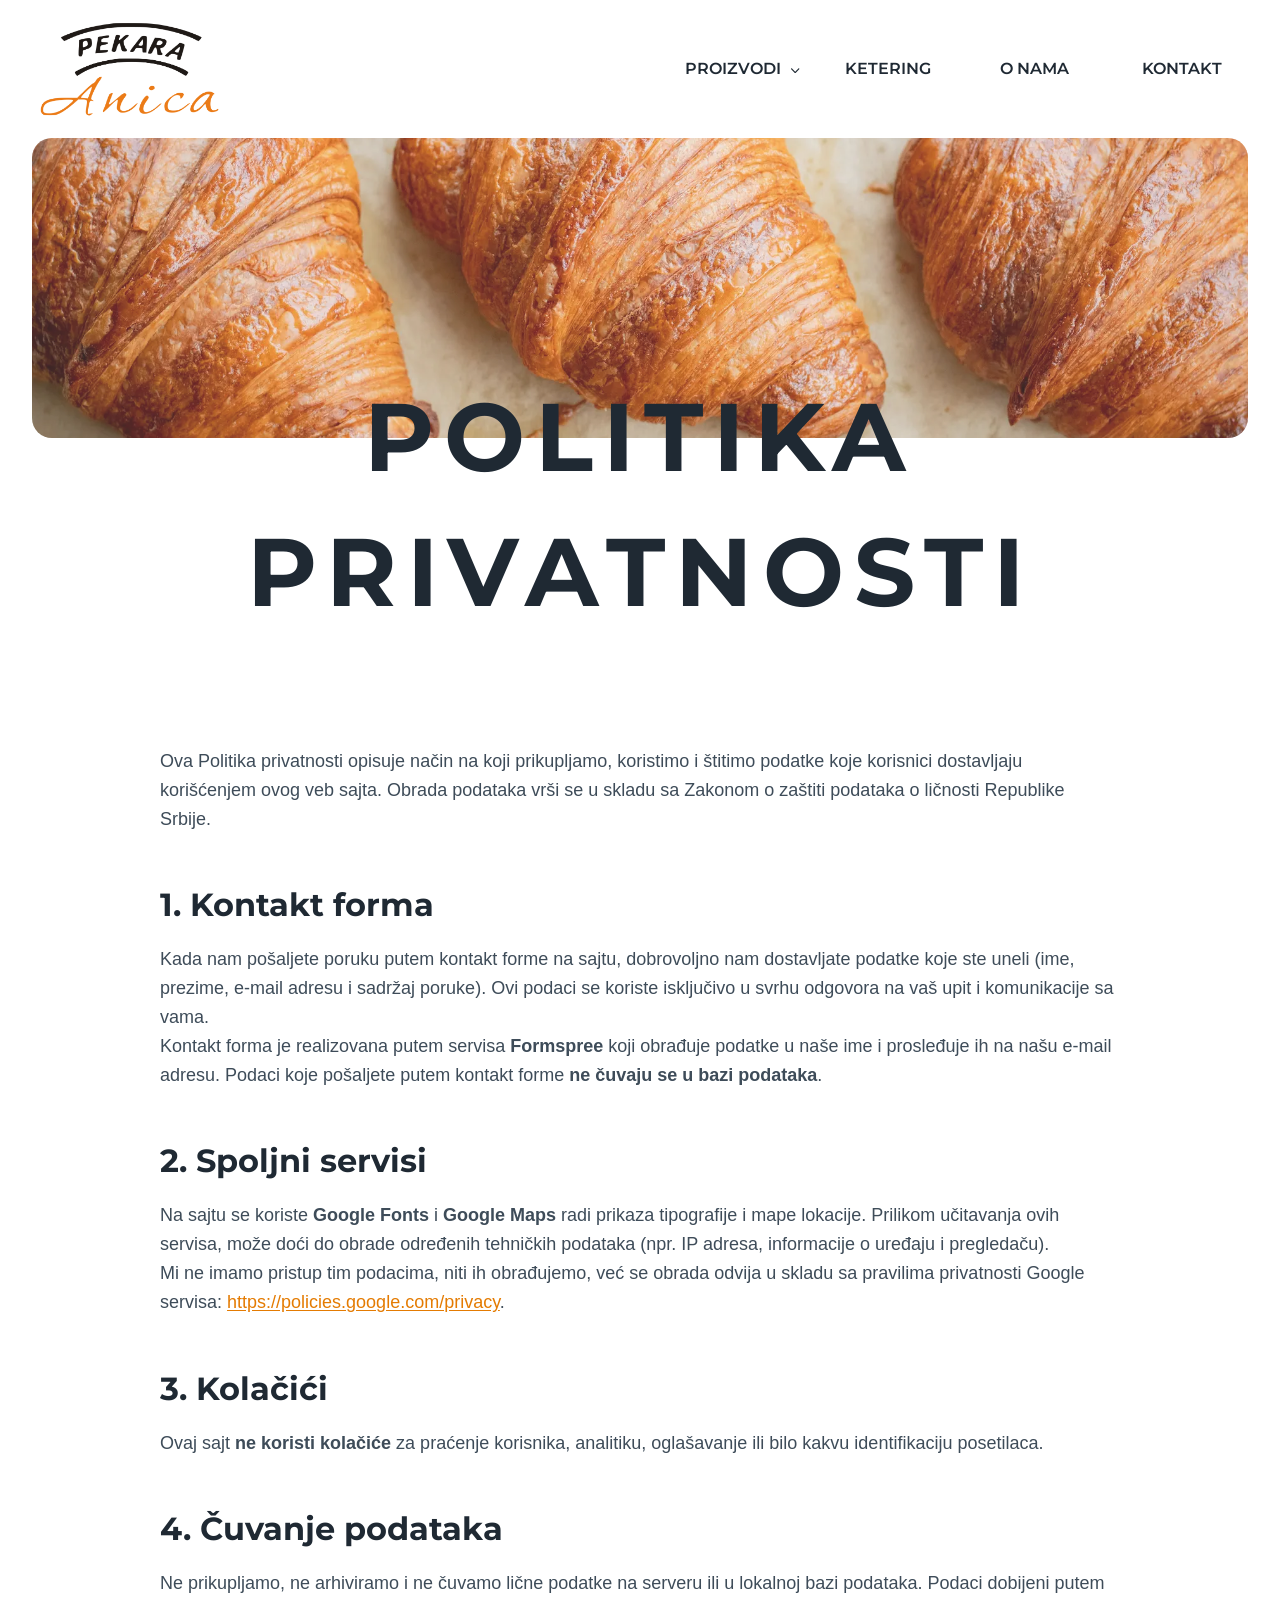
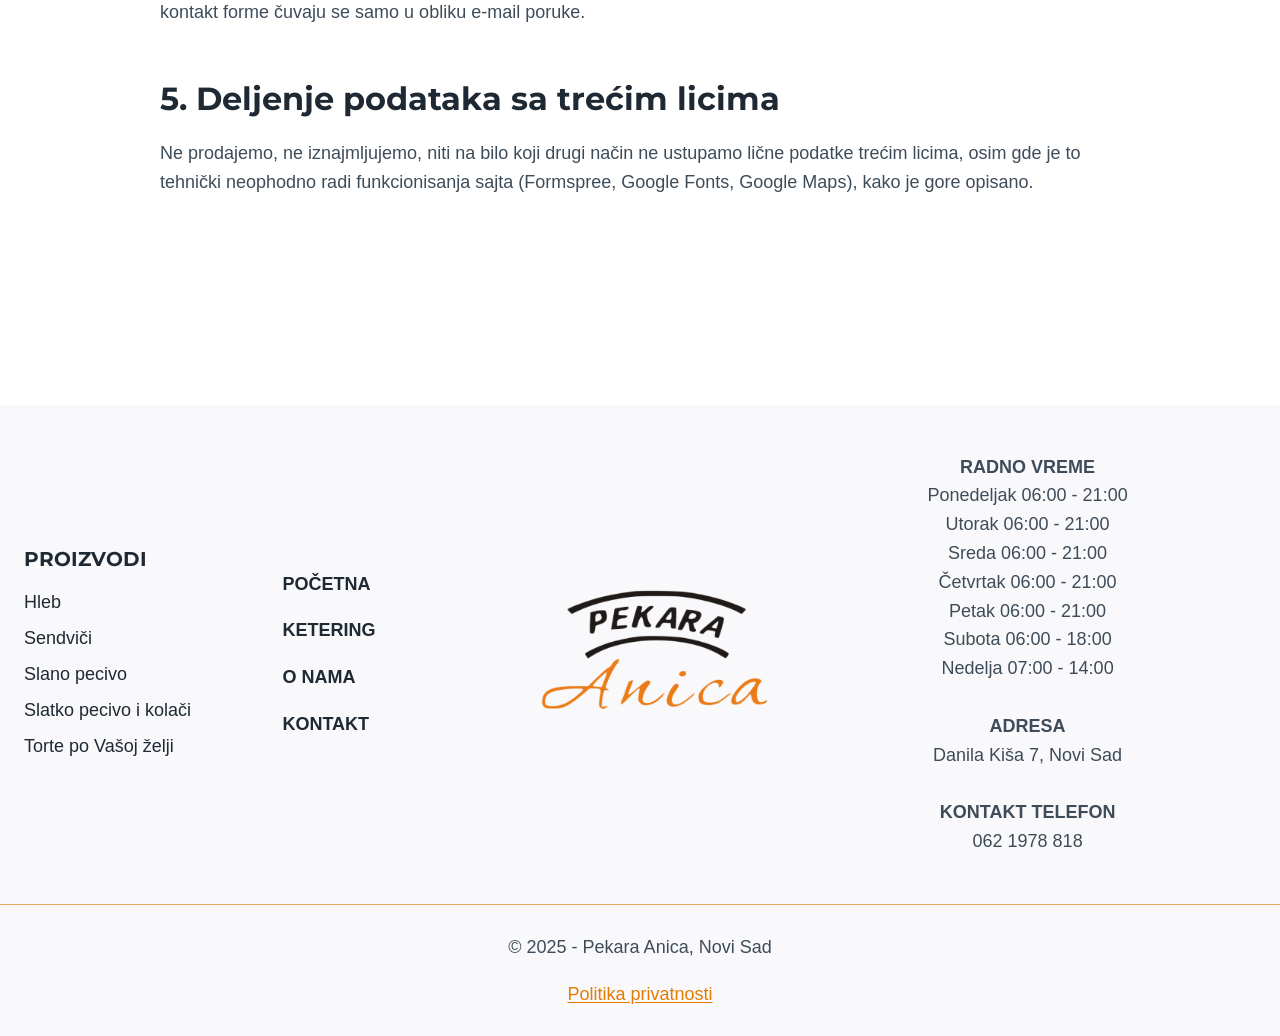
<file: politika-privatnosti/index.html>
<!DOCTYPE html>
<html lang="en-US" class="no-js" itemtype="https://schema.org/WebPage" itemscope>
<head><meta charset="UTF-8">
	
	<meta name="viewport" content="width=device-width, initial-scale=1, minimum-scale=1">
	<meta name="robots" content="index, follow, max-image-preview:large, max-snippet:-1, max-video-preview:-1">

	<!-- This site is optimized with the Yoast SEO plugin v26.5 - https://yoast.com/wordpress/plugins/seo/ -->
	<title>Politika privatnosti - Pekara Anica</title>
	<link rel="canonical" href="/politika-privatnosti/">
	<meta property="og:locale" content="en_US">
	<meta property="og:type" content="article">
	<meta property="og:title" content="Politika privatnosti - Pekara Anica">
	<meta property="og:description" content="POLITIKA PRIVATNOSTI Ova Politika privatnosti opisuje način na koji prikupljamo, koristimo i štitimo podatke koje korisnici dostavljaju korišćenjem ovog veb sajta. Obrada podataka vrši se u skladu sa Zakonom o zaštiti podataka o ličnosti Republike Srbije. 1. Kontakt forma Kada nam pošaljete poruku putem kontakt forme na sajtu, dobrovoljno nam dostavljate podatke koje ste uneli...">
	<meta property="og:url" content="/politika-privatnosti/">
	<meta property="og:site_name" content="Pekara Anica">
	<meta property="article:publisher" content="https://www.facebook.com/pekaraanica">
	<meta property="article:modified_time" content="2025-11-01T04:58:20+00:00">
	<meta name="twitter:card" content="summary_large_image">
	<meta name="twitter:label1" content="Est. reading time">
	<meta name="twitter:data1" content="2 minutes">
	<script type="application/ld+json" class="yoast-schema-graph">{"@context":"https://schema.org","@graph":[{"@type":"WebPage","@id":"/politika-privatnosti/","url":"/politika-privatnosti/","name":"Politika privatnosti - Pekara Anica","isPartOf":{"@id":"/#website"},"datePublished":"2025-09-20T03:02:30+00:00","dateModified":"2025-11-01T04:58:20+00:00","breadcrumb":{"@id":"/politika-privatnosti/#breadcrumb"},"inLanguage":"en-US","potentialAction":[{"@type":"ReadAction","target":["/politika-privatnosti/"]}]},{"@type":"BreadcrumbList","@id":"/politika-privatnosti/#breadcrumb","itemListElement":[{"@type":"ListItem","position":1,"name":"Home","item":"/"},{"@type":"ListItem","position":2,"name":"Politika privatnosti"}]},{"@type":"WebSite","@id":"/#website","url":"/","name":"Pekara Anica","description":"Sveže pecivo svakog dana","publisher":{"@id":"/#organization"},"potentialAction":[{"@type":"SearchAction","target":{"@type":"EntryPoint","urlTemplate":"/?s={search_term_string}"},"query-input":{"@type":"PropertyValueSpecification","valueRequired":true,"valueName":"search_term_string"}}],"inLanguage":"en-US"},{"@type":"Organization","@id":"/#organization","name":"Anica","url":"/","logo":{"@type":"ImageObject","inLanguage":"en-US","@id":"/#/schema/logo/image/","url":"/wp-content/uploads/2025/11/logo.png","contentUrl":"/wp-content/uploads/2025/11/logo.png","width":650,"height":355,"caption":"Anica"},"image":{"@id":"/#/schema/logo/image/"},"sameAs":["https://www.facebook.com/pekaraanica"]}]}</script>
	<!-- / Yoast SEO plugin. -->


<link rel="alternate" type="application/rss+xml" title="Pekara Anica » Feed" href="/feed/">
<link rel="alternate" type="application/rss+xml" title="Pekara Anica » Comments Feed" href="/comments/feed/">
			<script>document.documentElement.classList.remove( 'no-js' );</script>
			<link rel="alternate" title="oEmbed (JSON)" type="application/json+oembed" href="/wp-json/oembed/1.0/embed?url=%2Fpolitika-privatnosti%2F">
<link rel="alternate" title="oEmbed (XML)" type="text/xml+oembed" href="/wp-json/oembed/1.0/embed?url=%2Fpolitika-privatnosti%2F&amp;format=xml">
<style id="wp-img-auto-sizes-contain-inline-css">
img:is([sizes=auto i],[sizes^="auto," i]){contain-intrinsic-size:3000px 1500px}
/*# sourceURL=wp-img-auto-sizes-contain-inline-css */
</style>
<style id="wp-emoji-styles-inline-css">

	img.wp-smiley, img.emoji {
		display: inline !important;
		border: none !important;
		box-shadow: none !important;
		height: 1em !important;
		width: 1em !important;
		margin: 0 0.07em !important;
		vertical-align: -0.1em !important;
		background: none !important;
		padding: 0 !important;
	}
/*# sourceURL=wp-emoji-styles-inline-css */
</style>
<style id="wp-block-library-inline-css">
:root{--wp-block-synced-color:#7a00df;--wp-block-synced-color--rgb:122,0,223;--wp-bound-block-color:var(--wp-block-synced-color);--wp-editor-canvas-background:#ddd;--wp-admin-theme-color:#007cba;--wp-admin-theme-color--rgb:0,124,186;--wp-admin-theme-color-darker-10:#006ba1;--wp-admin-theme-color-darker-10--rgb:0,107,160.5;--wp-admin-theme-color-darker-20:#005a87;--wp-admin-theme-color-darker-20--rgb:0,90,135;--wp-admin-border-width-focus:2px}@media (min-resolution:192dpi){:root{--wp-admin-border-width-focus:1.5px}}.wp-element-button{cursor:pointer}:root .has-very-light-gray-background-color{background-color:#eee}:root .has-very-dark-gray-background-color{background-color:#313131}:root .has-very-light-gray-color{color:#eee}:root .has-very-dark-gray-color{color:#313131}:root .has-vivid-green-cyan-to-vivid-cyan-blue-gradient-background{background:linear-gradient(135deg,#00d084,#0693e3)}:root .has-purple-crush-gradient-background{background:linear-gradient(135deg,#34e2e4,#4721fb 50%,#ab1dfe)}:root .has-hazy-dawn-gradient-background{background:linear-gradient(135deg,#faaca8,#dad0ec)}:root .has-subdued-olive-gradient-background{background:linear-gradient(135deg,#fafae1,#67a671)}:root .has-atomic-cream-gradient-background{background:linear-gradient(135deg,#fdd79a,#004a59)}:root .has-nightshade-gradient-background{background:linear-gradient(135deg,#330968,#31cdcf)}:root .has-midnight-gradient-background{background:linear-gradient(135deg,#020381,#2874fc)}:root{--wp--preset--font-size--normal:16px;--wp--preset--font-size--huge:42px}.has-regular-font-size{font-size:1em}.has-larger-font-size{font-size:2.625em}.has-normal-font-size{font-size:var(--wp--preset--font-size--normal)}.has-huge-font-size{font-size:var(--wp--preset--font-size--huge)}.has-text-align-center{text-align:center}.has-text-align-left{text-align:left}.has-text-align-right{text-align:right}.has-fit-text{white-space:nowrap!important}#end-resizable-editor-section{display:none}.aligncenter{clear:both}.items-justified-left{justify-content:flex-start}.items-justified-center{justify-content:center}.items-justified-right{justify-content:flex-end}.items-justified-space-between{justify-content:space-between}.screen-reader-text{border:0;clip-path:inset(50%);height:1px;margin:-1px;overflow:hidden;padding:0;position:absolute;width:1px;word-wrap:normal!important}.screen-reader-text:focus{background-color:#ddd;clip-path:none;color:#444;display:block;font-size:1em;height:auto;left:5px;line-height:normal;padding:15px 23px 14px;text-decoration:none;top:5px;width:auto;z-index:100000}html :where(.has-border-color){border-style:solid}html :where([style*=border-top-color]){border-top-style:solid}html :where([style*=border-right-color]){border-right-style:solid}html :where([style*=border-bottom-color]){border-bottom-style:solid}html :where([style*=border-left-color]){border-left-style:solid}html :where([style*=border-width]){border-style:solid}html :where([style*=border-top-width]){border-top-style:solid}html :where([style*=border-right-width]){border-right-style:solid}html :where([style*=border-bottom-width]){border-bottom-style:solid}html :where([style*=border-left-width]){border-left-style:solid}html :where(img[class*=wp-image-]){height:auto;max-width:100%}:where(figure){margin:0 0 1em}html :where(.is-position-sticky){--wp-admin--admin-bar--position-offset:var(--wp-admin--admin-bar--height,0px)}@media screen and (max-width:600px){html :where(.is-position-sticky){--wp-admin--admin-bar--position-offset:0px}}

/*# sourceURL=wp-block-library-inline-css */
</style><style id="wp-block-image-inline-css">
.wp-block-image>a,.wp-block-image>figure>a{display:inline-block}.wp-block-image img{box-sizing:border-box;height:auto;max-width:100%;vertical-align:bottom}@media not (prefers-reduced-motion){.wp-block-image img.hide{visibility:hidden}.wp-block-image img.show{animation:show-content-image .4s}}.wp-block-image[style*=border-radius] img,.wp-block-image[style*=border-radius]>a{border-radius:inherit}.wp-block-image.has-custom-border img{box-sizing:border-box}.wp-block-image.aligncenter{text-align:center}.wp-block-image.alignfull>a,.wp-block-image.alignwide>a{width:100%}.wp-block-image.alignfull img,.wp-block-image.alignwide img{height:auto;width:100%}.wp-block-image .aligncenter,.wp-block-image .alignleft,.wp-block-image .alignright,.wp-block-image.aligncenter,.wp-block-image.alignleft,.wp-block-image.alignright{display:table}.wp-block-image .aligncenter>figcaption,.wp-block-image .alignleft>figcaption,.wp-block-image .alignright>figcaption,.wp-block-image.aligncenter>figcaption,.wp-block-image.alignleft>figcaption,.wp-block-image.alignright>figcaption{caption-side:bottom;display:table-caption}.wp-block-image .alignleft{float:left;margin:.5em 1em .5em 0}.wp-block-image .alignright{float:right;margin:.5em 0 .5em 1em}.wp-block-image .aligncenter{margin-left:auto;margin-right:auto}.wp-block-image :where(figcaption){margin-bottom:1em;margin-top:.5em}.wp-block-image.is-style-circle-mask img{border-radius:9999px}@supports ((-webkit-mask-image:none) or (mask-image:none)) or (-webkit-mask-image:none){.wp-block-image.is-style-circle-mask img{border-radius:0;-webkit-mask-image:url('data:image/svg+xml;utf8,<svg viewBox="0 0 100 100" xmlns="http://www.w3.org/2000/svg"><circle cx="50" cy="50" r="50"/>');mask-image:url('data:image/svg+xml;utf8,<svg viewBox="0 0 100 100" xmlns="http://www.w3.org/2000/svg"><circle cx="50" cy="50" r="50"/>');mask-mode:alpha;-webkit-mask-position:center;mask-position:center;-webkit-mask-repeat:no-repeat;mask-repeat:no-repeat;-webkit-mask-size:contain;mask-size:contain}}:root :where(.wp-block-image.is-style-rounded img,.wp-block-image .is-style-rounded img){border-radius:9999px}.wp-block-image figure{margin:0}.wp-lightbox-container{display:flex;flex-direction:column;position:relative}.wp-lightbox-container img{cursor:zoom-in}.wp-lightbox-container img:hover+button{opacity:1}.wp-lightbox-container button{align-items:center;backdrop-filter:blur(16px) saturate(180%);background-color:#5a5a5a40;border:none;border-radius:4px;cursor:zoom-in;display:flex;height:20px;justify-content:center;opacity:0;padding:0;position:absolute;right:16px;text-align:center;top:16px;width:20px;z-index:100}@media not (prefers-reduced-motion){.wp-lightbox-container button{transition:opacity .2s ease}}.wp-lightbox-container button:focus-visible{outline:3px auto #5a5a5a40;outline:3px auto -webkit-focus-ring-color;outline-offset:3px}.wp-lightbox-container button:hover{cursor:pointer;opacity:1}.wp-lightbox-container button:focus{opacity:1}.wp-lightbox-container button:focus,.wp-lightbox-container button:hover,.wp-lightbox-container button:not(:hover):not(:active):not(.has-background){background-color:#5a5a5a40;border:none}.wp-lightbox-overlay{box-sizing:border-box;cursor:zoom-out;height:100vh;left:0;overflow:hidden;position:fixed;top:0;visibility:hidden;width:100%;z-index:100000}.wp-lightbox-overlay .close-button{align-items:center;cursor:pointer;display:flex;justify-content:center;min-height:40px;min-width:40px;padding:0;position:absolute;right:calc(env(safe-area-inset-right) + 16px);top:calc(env(safe-area-inset-top) + 16px);z-index:5000000}.wp-lightbox-overlay .close-button:focus,.wp-lightbox-overlay .close-button:hover,.wp-lightbox-overlay .close-button:not(:hover):not(:active):not(.has-background){background:none;border:none}.wp-lightbox-overlay .lightbox-image-container{height:var(--wp--lightbox-container-height);left:50%;overflow:hidden;position:absolute;top:50%;transform:translate(-50%,-50%);transform-origin:top left;width:var(--wp--lightbox-container-width);z-index:9999999999}.wp-lightbox-overlay .wp-block-image{align-items:center;box-sizing:border-box;display:flex;height:100%;justify-content:center;margin:0;position:relative;transform-origin:0 0;width:100%;z-index:3000000}.wp-lightbox-overlay .wp-block-image img{height:var(--wp--lightbox-image-height);min-height:var(--wp--lightbox-image-height);min-width:var(--wp--lightbox-image-width);width:var(--wp--lightbox-image-width)}.wp-lightbox-overlay .wp-block-image figcaption{display:none}.wp-lightbox-overlay button{background:none;border:none}.wp-lightbox-overlay .scrim{background-color:#fff;height:100%;opacity:.9;position:absolute;width:100%;z-index:2000000}.wp-lightbox-overlay.active{visibility:visible}@media not (prefers-reduced-motion){.wp-lightbox-overlay.active{animation:turn-on-visibility .25s both}.wp-lightbox-overlay.active img{animation:turn-on-visibility .35s both}.wp-lightbox-overlay.show-closing-animation:not(.active){animation:turn-off-visibility .35s both}.wp-lightbox-overlay.show-closing-animation:not(.active) img{animation:turn-off-visibility .25s both}.wp-lightbox-overlay.zoom.active{animation:none;opacity:1;visibility:visible}.wp-lightbox-overlay.zoom.active .lightbox-image-container{animation:lightbox-zoom-in .4s}.wp-lightbox-overlay.zoom.active .lightbox-image-container img{animation:none}.wp-lightbox-overlay.zoom.active .scrim{animation:turn-on-visibility .4s forwards}.wp-lightbox-overlay.zoom.show-closing-animation:not(.active){animation:none}.wp-lightbox-overlay.zoom.show-closing-animation:not(.active) .lightbox-image-container{animation:lightbox-zoom-out .4s}.wp-lightbox-overlay.zoom.show-closing-animation:not(.active) .lightbox-image-container img{animation:none}.wp-lightbox-overlay.zoom.show-closing-animation:not(.active) .scrim{animation:turn-off-visibility .4s forwards}}@keyframes show-content-image{0%{visibility:hidden}99%{visibility:hidden}to{visibility:visible}}@keyframes turn-on-visibility{0%{opacity:0}to{opacity:1}}@keyframes turn-off-visibility{0%{opacity:1;visibility:visible}99%{opacity:0;visibility:visible}to{opacity:0;visibility:hidden}}@keyframes lightbox-zoom-in{0%{transform:translate(calc((-100vw + var(--wp--lightbox-scrollbar-width))/2 + var(--wp--lightbox-initial-left-position)),calc(-50vh + var(--wp--lightbox-initial-top-position))) scale(var(--wp--lightbox-scale))}to{transform:translate(-50%,-50%) scale(1)}}@keyframes lightbox-zoom-out{0%{transform:translate(-50%,-50%) scale(1);visibility:visible}99%{visibility:visible}to{transform:translate(calc((-100vw + var(--wp--lightbox-scrollbar-width))/2 + var(--wp--lightbox-initial-left-position)),calc(-50vh + var(--wp--lightbox-initial-top-position))) scale(var(--wp--lightbox-scale));visibility:hidden}}
/*# sourceURL=/wp-includes/blocks/image/style.min.css */
</style>
<style id="wp-block-group-inline-css">
.wp-block-group{box-sizing:border-box}:where(.wp-block-group.wp-block-group-is-layout-constrained){position:relative}
/*# sourceURL=/wp-includes/blocks/group/style.min.css */
</style>
<style id="wp-block-paragraph-inline-css">
.is-small-text{font-size:.875em}.is-regular-text{font-size:1em}.is-large-text{font-size:2.25em}.is-larger-text{font-size:3em}.has-drop-cap:not(:focus):first-letter{float:left;font-size:8.4em;font-style:normal;font-weight:100;line-height:.68;margin:.05em .1em 0 0;text-transform:uppercase}body.rtl .has-drop-cap:not(:focus):first-letter{float:none;margin-left:.1em}p.has-drop-cap.has-background{overflow:hidden}:root :where(p.has-background){padding:1.25em 2.375em}:where(p.has-text-color:not(.has-link-color)) a{color:inherit}p.has-text-align-left[style*="writing-mode:vertical-lr"],p.has-text-align-right[style*="writing-mode:vertical-rl"]{rotate:180deg}
/*# sourceURL=/wp-includes/blocks/paragraph/style.min.css */
</style>
<style id="global-styles-inline-css">
:root{--wp--preset--aspect-ratio--square: 1;--wp--preset--aspect-ratio--4-3: 4/3;--wp--preset--aspect-ratio--3-4: 3/4;--wp--preset--aspect-ratio--3-2: 3/2;--wp--preset--aspect-ratio--2-3: 2/3;--wp--preset--aspect-ratio--16-9: 16/9;--wp--preset--aspect-ratio--9-16: 9/16;--wp--preset--color--black: #000000;--wp--preset--color--cyan-bluish-gray: #abb8c3;--wp--preset--color--white: #ffffff;--wp--preset--color--pale-pink: #f78da7;--wp--preset--color--vivid-red: #cf2e2e;--wp--preset--color--luminous-vivid-orange: #ff6900;--wp--preset--color--luminous-vivid-amber: #fcb900;--wp--preset--color--light-green-cyan: #7bdcb5;--wp--preset--color--vivid-green-cyan: #00d084;--wp--preset--color--pale-cyan-blue: #8ed1fc;--wp--preset--color--vivid-cyan-blue: #0693e3;--wp--preset--color--vivid-purple: #9b51e0;--wp--preset--color--theme-palette-1: var(--global-palette1);--wp--preset--color--theme-palette-2: var(--global-palette2);--wp--preset--color--theme-palette-3: var(--global-palette3);--wp--preset--color--theme-palette-4: var(--global-palette4);--wp--preset--color--theme-palette-5: var(--global-palette5);--wp--preset--color--theme-palette-6: var(--global-palette6);--wp--preset--color--theme-palette-7: var(--global-palette7);--wp--preset--color--theme-palette-8: var(--global-palette8);--wp--preset--color--theme-palette-9: var(--global-palette9);--wp--preset--color--theme-palette-10: var(--global-palette10);--wp--preset--color--theme-palette-11: var(--global-palette11);--wp--preset--color--theme-palette-12: var(--global-palette12);--wp--preset--color--theme-palette-13: var(--global-palette13);--wp--preset--color--theme-palette-14: var(--global-palette14);--wp--preset--color--theme-palette-15: var(--global-palette15);--wp--preset--gradient--vivid-cyan-blue-to-vivid-purple: linear-gradient(135deg,rgb(6,147,227) 0%,rgb(155,81,224) 100%);--wp--preset--gradient--light-green-cyan-to-vivid-green-cyan: linear-gradient(135deg,rgb(122,220,180) 0%,rgb(0,208,130) 100%);--wp--preset--gradient--luminous-vivid-amber-to-luminous-vivid-orange: linear-gradient(135deg,rgb(252,185,0) 0%,rgb(255,105,0) 100%);--wp--preset--gradient--luminous-vivid-orange-to-vivid-red: linear-gradient(135deg,rgb(255,105,0) 0%,rgb(207,46,46) 100%);--wp--preset--gradient--very-light-gray-to-cyan-bluish-gray: linear-gradient(135deg,rgb(238,238,238) 0%,rgb(169,184,195) 100%);--wp--preset--gradient--cool-to-warm-spectrum: linear-gradient(135deg,rgb(74,234,220) 0%,rgb(151,120,209) 20%,rgb(207,42,186) 40%,rgb(238,44,130) 60%,rgb(251,105,98) 80%,rgb(254,248,76) 100%);--wp--preset--gradient--blush-light-purple: linear-gradient(135deg,rgb(255,206,236) 0%,rgb(152,150,240) 100%);--wp--preset--gradient--blush-bordeaux: linear-gradient(135deg,rgb(254,205,165) 0%,rgb(254,45,45) 50%,rgb(107,0,62) 100%);--wp--preset--gradient--luminous-dusk: linear-gradient(135deg,rgb(255,203,112) 0%,rgb(199,81,192) 50%,rgb(65,88,208) 100%);--wp--preset--gradient--pale-ocean: linear-gradient(135deg,rgb(255,245,203) 0%,rgb(182,227,212) 50%,rgb(51,167,181) 100%);--wp--preset--gradient--electric-grass: linear-gradient(135deg,rgb(202,248,128) 0%,rgb(113,206,126) 100%);--wp--preset--gradient--midnight: linear-gradient(135deg,rgb(2,3,129) 0%,rgb(40,116,252) 100%);--wp--preset--font-size--small: var(--global-font-size-small);--wp--preset--font-size--medium: var(--global-font-size-medium);--wp--preset--font-size--large: var(--global-font-size-large);--wp--preset--font-size--x-large: 42px;--wp--preset--font-size--larger: var(--global-font-size-larger);--wp--preset--font-size--xxlarge: var(--global-font-size-xxlarge);--wp--preset--spacing--20: 0.44rem;--wp--preset--spacing--30: 0.67rem;--wp--preset--spacing--40: 1rem;--wp--preset--spacing--50: 1.5rem;--wp--preset--spacing--60: 2.25rem;--wp--preset--spacing--70: 3.38rem;--wp--preset--spacing--80: 5.06rem;--wp--preset--shadow--natural: 6px 6px 9px rgba(0, 0, 0, 0.2);--wp--preset--shadow--deep: 12px 12px 50px rgba(0, 0, 0, 0.4);--wp--preset--shadow--sharp: 6px 6px 0px rgba(0, 0, 0, 0.2);--wp--preset--shadow--outlined: 6px 6px 0px -3px rgb(255, 255, 255), 6px 6px rgb(0, 0, 0);--wp--preset--shadow--crisp: 6px 6px 0px rgb(0, 0, 0);}:where(.is-layout-flex){gap: 0.5em;}:where(.is-layout-grid){gap: 0.5em;}body .is-layout-flex{display: flex;}.is-layout-flex{flex-wrap: wrap;align-items: center;}.is-layout-flex > :is(*, div){margin: 0;}body .is-layout-grid{display: grid;}.is-layout-grid > :is(*, div){margin: 0;}:where(.wp-block-columns.is-layout-flex){gap: 2em;}:where(.wp-block-columns.is-layout-grid){gap: 2em;}:where(.wp-block-post-template.is-layout-flex){gap: 1.25em;}:where(.wp-block-post-template.is-layout-grid){gap: 1.25em;}.has-black-color{color: var(--wp--preset--color--black) !important;}.has-cyan-bluish-gray-color{color: var(--wp--preset--color--cyan-bluish-gray) !important;}.has-white-color{color: var(--wp--preset--color--white) !important;}.has-pale-pink-color{color: var(--wp--preset--color--pale-pink) !important;}.has-vivid-red-color{color: var(--wp--preset--color--vivid-red) !important;}.has-luminous-vivid-orange-color{color: var(--wp--preset--color--luminous-vivid-orange) !important;}.has-luminous-vivid-amber-color{color: var(--wp--preset--color--luminous-vivid-amber) !important;}.has-light-green-cyan-color{color: var(--wp--preset--color--light-green-cyan) !important;}.has-vivid-green-cyan-color{color: var(--wp--preset--color--vivid-green-cyan) !important;}.has-pale-cyan-blue-color{color: var(--wp--preset--color--pale-cyan-blue) !important;}.has-vivid-cyan-blue-color{color: var(--wp--preset--color--vivid-cyan-blue) !important;}.has-vivid-purple-color{color: var(--wp--preset--color--vivid-purple) !important;}.has-black-background-color{background-color: var(--wp--preset--color--black) !important;}.has-cyan-bluish-gray-background-color{background-color: var(--wp--preset--color--cyan-bluish-gray) !important;}.has-white-background-color{background-color: var(--wp--preset--color--white) !important;}.has-pale-pink-background-color{background-color: var(--wp--preset--color--pale-pink) !important;}.has-vivid-red-background-color{background-color: var(--wp--preset--color--vivid-red) !important;}.has-luminous-vivid-orange-background-color{background-color: var(--wp--preset--color--luminous-vivid-orange) !important;}.has-luminous-vivid-amber-background-color{background-color: var(--wp--preset--color--luminous-vivid-amber) !important;}.has-light-green-cyan-background-color{background-color: var(--wp--preset--color--light-green-cyan) !important;}.has-vivid-green-cyan-background-color{background-color: var(--wp--preset--color--vivid-green-cyan) !important;}.has-pale-cyan-blue-background-color{background-color: var(--wp--preset--color--pale-cyan-blue) !important;}.has-vivid-cyan-blue-background-color{background-color: var(--wp--preset--color--vivid-cyan-blue) !important;}.has-vivid-purple-background-color{background-color: var(--wp--preset--color--vivid-purple) !important;}.has-black-border-color{border-color: var(--wp--preset--color--black) !important;}.has-cyan-bluish-gray-border-color{border-color: var(--wp--preset--color--cyan-bluish-gray) !important;}.has-white-border-color{border-color: var(--wp--preset--color--white) !important;}.has-pale-pink-border-color{border-color: var(--wp--preset--color--pale-pink) !important;}.has-vivid-red-border-color{border-color: var(--wp--preset--color--vivid-red) !important;}.has-luminous-vivid-orange-border-color{border-color: var(--wp--preset--color--luminous-vivid-orange) !important;}.has-luminous-vivid-amber-border-color{border-color: var(--wp--preset--color--luminous-vivid-amber) !important;}.has-light-green-cyan-border-color{border-color: var(--wp--preset--color--light-green-cyan) !important;}.has-vivid-green-cyan-border-color{border-color: var(--wp--preset--color--vivid-green-cyan) !important;}.has-pale-cyan-blue-border-color{border-color: var(--wp--preset--color--pale-cyan-blue) !important;}.has-vivid-cyan-blue-border-color{border-color: var(--wp--preset--color--vivid-cyan-blue) !important;}.has-vivid-purple-border-color{border-color: var(--wp--preset--color--vivid-purple) !important;}.has-vivid-cyan-blue-to-vivid-purple-gradient-background{background: var(--wp--preset--gradient--vivid-cyan-blue-to-vivid-purple) !important;}.has-light-green-cyan-to-vivid-green-cyan-gradient-background{background: var(--wp--preset--gradient--light-green-cyan-to-vivid-green-cyan) !important;}.has-luminous-vivid-amber-to-luminous-vivid-orange-gradient-background{background: var(--wp--preset--gradient--luminous-vivid-amber-to-luminous-vivid-orange) !important;}.has-luminous-vivid-orange-to-vivid-red-gradient-background{background: var(--wp--preset--gradient--luminous-vivid-orange-to-vivid-red) !important;}.has-very-light-gray-to-cyan-bluish-gray-gradient-background{background: var(--wp--preset--gradient--very-light-gray-to-cyan-bluish-gray) !important;}.has-cool-to-warm-spectrum-gradient-background{background: var(--wp--preset--gradient--cool-to-warm-spectrum) !important;}.has-blush-light-purple-gradient-background{background: var(--wp--preset--gradient--blush-light-purple) !important;}.has-blush-bordeaux-gradient-background{background: var(--wp--preset--gradient--blush-bordeaux) !important;}.has-luminous-dusk-gradient-background{background: var(--wp--preset--gradient--luminous-dusk) !important;}.has-pale-ocean-gradient-background{background: var(--wp--preset--gradient--pale-ocean) !important;}.has-electric-grass-gradient-background{background: var(--wp--preset--gradient--electric-grass) !important;}.has-midnight-gradient-background{background: var(--wp--preset--gradient--midnight) !important;}.has-small-font-size{font-size: var(--wp--preset--font-size--small) !important;}.has-medium-font-size{font-size: var(--wp--preset--font-size--medium) !important;}.has-large-font-size{font-size: var(--wp--preset--font-size--large) !important;}.has-x-large-font-size{font-size: var(--wp--preset--font-size--x-large) !important;}
/*# sourceURL=global-styles-inline-css */
</style>

<style id="classic-theme-styles-inline-css">
/*! This file is auto-generated */
.wp-block-button__link{color:#fff;background-color:#32373c;border-radius:9999px;box-shadow:none;text-decoration:none;padding:calc(.667em + 2px) calc(1.333em + 2px);font-size:1.125em}.wp-block-file__button{background:#32373c;color:#fff;text-decoration:none}
/*# sourceURL=/wp-includes/css/classic-themes.min.css */
</style>
<link rel="stylesheet" id="parent-style-css" href="/wp-content/themes/kadence/style.css?ver=6.9" media="all">
<link rel="stylesheet" id="child-style-css" href="/wp-content/themes/kadence-child/style.css?ver=1.0" media="all">
<link rel="stylesheet" id="kadence-global-css" href="/wp-content/themes/kadence/assets/css/global.min.css?ver=1.4.2" media="all">
<style id="kadence-global-inline-css">
/* Kadence Base CSS */
:root{--global-palette1:#e47b02;--global-palette2:#ed8f0c;--global-palette3:#1f2933;--global-palette4:#3e4c59;--global-palette5:#52606d;--global-palette6:#7b8794;--global-palette7:#f3f4f7;--global-palette8:#f9f9fb;--global-palette9:#ffffff;--global-palette10:oklch(from var(--global-palette1) calc(l + 0.10 * (1 - l)) calc(c * 1.00) calc(h + 180) / 100%);--global-palette11:#13612e;--global-palette12:#1159af;--global-palette13:#b82105;--global-palette14:#f7630c;--global-palette15:#f5a524;--global-palette9rgb:255, 255, 255;--global-palette-highlight:var(--global-palette1);--global-palette-highlight-alt:var(--global-palette1);--global-palette-highlight-alt2:var(--global-palette9);--global-palette-btn-bg:var(--global-palette1);--global-palette-btn-bg-hover:#ffab35;--global-palette-btn:#ffffff;--global-palette-btn-hover:var(--global-palette9);--global-palette-btn-sec-bg:var(--global-palette7);--global-palette-btn-sec-bg-hover:var(--global-palette2);--global-palette-btn-sec:var(--global-palette3);--global-palette-btn-sec-hover:var(--global-palette9);--global-body-font-family:-apple-system,BlinkMacSystemFont,"Segoe UI",Roboto,Oxygen-Sans,Ubuntu,Cantarell,"Helvetica Neue",sans-serif, "Apple Color Emoji", "Segoe UI Emoji", "Segoe UI Symbol";--global-heading-font-family:Montserrat, sans-serif;--global-primary-nav-font-family:Montserrat, sans-serif;--global-fallback-font:sans-serif;--global-display-fallback-font:sans-serif;--global-content-width:1290px;--global-content-wide-width:calc(1290px + 230px);--global-content-narrow-width:842px;--global-content-edge-padding:1.5rem;--global-content-boxed-padding:2rem;--global-calc-content-width:calc(1290px - var(--global-content-edge-padding) - var(--global-content-edge-padding) );--wp--style--global--content-size:var(--global-calc-content-width);}.wp-site-blocks{--global-vw:calc( 100vw - ( 0.5 * var(--scrollbar-offset)));}body{background:var(--global-palette8);}body, input, select, optgroup, textarea{font-style:normal;font-weight:400;font-size:18px;line-height:1.6;font-family:var(--global-body-font-family);color:var(--global-palette4);}.content-bg, body.content-style-unboxed .site{background:var(--global-palette9);}h1,h2,h3,h4,h5,h6{font-family:var(--global-heading-font-family);}h1{font-style:normal;font-weight:700;font-size:50px;line-height:1.4;text-transform:capitalize;color:var(--global-palette3);}h2{font-style:normal;font-weight:700;font-size:32px;line-height:1.5;color:var(--global-palette3);}h3{font-style:normal;font-weight:700;font-size:27px;line-height:1.5;color:var(--global-palette3);}h4{font-style:normal;font-weight:700;font-size:24px;line-height:1.5;color:var(--global-palette3);}h5{font-style:normal;font-weight:700;font-size:22px;line-height:1.5;color:var(--global-palette3);}h6{font-style:normal;font-weight:600;font-size:19px;line-height:1.5;text-transform:capitalize;color:var(--global-palette1);}@media all and (max-width: 1024px){h1{font-size:45px;}}@media all and (max-width: 767px){h1{font-size:36px;}}.entry-hero .kadence-breadcrumbs{max-width:1290px;}.site-container, .site-header-row-layout-contained, .site-footer-row-layout-contained, .entry-hero-layout-contained, .comments-area, .alignfull > .wp-block-cover__inner-container, .alignwide > .wp-block-cover__inner-container{max-width:var(--global-content-width);}.content-width-narrow .content-container.site-container, .content-width-narrow .hero-container.site-container{max-width:var(--global-content-narrow-width);}@media all and (min-width: 1520px){.wp-site-blocks .content-container  .alignwide{margin-left:-115px;margin-right:-115px;width:unset;max-width:unset;}}@media all and (min-width: 1102px){.content-width-narrow .wp-site-blocks .content-container .alignwide{margin-left:-130px;margin-right:-130px;width:unset;max-width:unset;}}.content-style-boxed .wp-site-blocks .entry-content .alignwide{margin-left:calc( -1 * var( --global-content-boxed-padding ) );margin-right:calc( -1 * var( --global-content-boxed-padding ) );}.content-area{margin-top:5rem;margin-bottom:5rem;}@media all and (max-width: 1024px){.content-area{margin-top:3rem;margin-bottom:3rem;}}@media all and (max-width: 767px){.content-area{margin-top:2rem;margin-bottom:2rem;}}@media all and (max-width: 1024px){:root{--global-content-boxed-padding:2rem;}}@media all and (max-width: 767px){:root{--global-content-boxed-padding:1.5rem;}}.entry-content-wrap{padding:2rem;}@media all and (max-width: 1024px){.entry-content-wrap{padding:2rem;}}@media all and (max-width: 767px){.entry-content-wrap{padding:1.5rem;}}.entry.single-entry{box-shadow:0px 15px 15px -10px rgba(0,0,0,0.05);}.entry.loop-entry{box-shadow:0px 15px 15px -10px rgba(140,202,245,0.18);}.loop-entry .entry-content-wrap{padding:2rem;}@media all and (max-width: 1024px){.loop-entry .entry-content-wrap{padding:2rem;}}@media all and (max-width: 767px){.loop-entry .entry-content-wrap{padding:1.5rem;}}button, .button, .wp-block-button__link, input[type="button"], input[type="reset"], input[type="submit"], .fl-button, .elementor-button-wrapper .elementor-button, .wc-block-components-checkout-place-order-button, .wc-block-cart__submit{font-style:normal;font-weight:600;line-height:1.2;letter-spacing:0em;font-family:Montserrat, sans-serif;text-transform:capitalize;border-radius:100px;padding:17px 35px 17px 35px;box-shadow:0px 0px 0px -7px rgba(0,0,0,0);}.wp-block-button.is-style-outline .wp-block-button__link{padding:17px 35px 17px 35px;}button:hover, button:focus, button:active, .button:hover, .button:focus, .button:active, .wp-block-button__link:hover, .wp-block-button__link:focus, .wp-block-button__link:active, input[type="button"]:hover, input[type="button"]:focus, input[type="button"]:active, input[type="reset"]:hover, input[type="reset"]:focus, input[type="reset"]:active, input[type="submit"]:hover, input[type="submit"]:focus, input[type="submit"]:active, .elementor-button-wrapper .elementor-button:hover, .elementor-button-wrapper .elementor-button:focus, .elementor-button-wrapper .elementor-button:active, .wc-block-cart__submit:hover{box-shadow:0px 15px 25px -7px rgba(0,0,0,0);}.kb-button.kb-btn-global-outline.kb-btn-global-inherit{padding-top:calc(17px - 2px);padding-right:calc(35px - 2px);padding-bottom:calc(17px - 2px);padding-left:calc(35px - 2px);}button.button-style-secondary, .button.button-style-secondary, .wp-block-button__link.button-style-secondary, input[type="button"].button-style-secondary, input[type="reset"].button-style-secondary, input[type="submit"].button-style-secondary, .fl-button.button-style-secondary, .elementor-button-wrapper .elementor-button.button-style-secondary, .wc-block-components-checkout-place-order-button.button-style-secondary, .wc-block-cart__submit.button-style-secondary{font-style:normal;font-weight:600;line-height:1.2;letter-spacing:0em;font-family:Montserrat, sans-serif;text-transform:capitalize;}@media all and (min-width: 1025px){.transparent-header .entry-hero .entry-hero-container-inner{padding-top:80px;}}@media all and (max-width: 1024px){.mobile-transparent-header .entry-hero .entry-hero-container-inner{padding-top:80px;}}@media all and (max-width: 767px){.mobile-transparent-header .entry-hero .entry-hero-container-inner{padding-top:80px;}}.wp-site-blocks .page-title h1{font-style:normal;}.entry-hero.page-hero-section .entry-header{min-height:200px;}.loop-entry.type-post h2.entry-title{font-style:normal;font-size:24px;line-height:1.3;color:var(--global-palette3);}@media all and (max-width: 1024px){.loop-entry.type-post h2.entry-title{font-size:24px;}}
/* Kadence Header CSS */
@media all and (max-width: 1024px){.mobile-transparent-header #masthead{position:absolute;left:0px;right:0px;z-index:100;}.kadence-scrollbar-fixer.mobile-transparent-header #masthead{right:var(--scrollbar-offset,0);}.mobile-transparent-header #masthead, .mobile-transparent-header .site-top-header-wrap .site-header-row-container-inner, .mobile-transparent-header .site-main-header-wrap .site-header-row-container-inner, .mobile-transparent-header .site-bottom-header-wrap .site-header-row-container-inner{background:transparent;}.site-header-row-tablet-layout-fullwidth, .site-header-row-tablet-layout-standard{padding:0px;}}@media all and (min-width: 1025px){.transparent-header #masthead{position:absolute;left:0px;right:0px;z-index:100;}.transparent-header.kadence-scrollbar-fixer #masthead{right:var(--scrollbar-offset,0);}.transparent-header #masthead, .transparent-header .site-top-header-wrap .site-header-row-container-inner, .transparent-header .site-main-header-wrap .site-header-row-container-inner, .transparent-header .site-bottom-header-wrap .site-header-row-container-inner{background:transparent;}}.site-branding a.brand img{max-width:180px;}.site-branding a.brand img.svg-logo-image{width:180px;}@media all and (max-width: 767px){.site-branding a.brand img{max-width:100px;}.site-branding a.brand img.svg-logo-image{width:100px;}}.site-branding{padding:0px 0px 0px 0px;}@media all and (max-width: 1024px){.site-branding{padding:5px 0px 0px 0px;}}#masthead, #masthead .kadence-sticky-header.item-is-fixed:not(.item-at-start):not(.site-header-row-container):not(.site-main-header-wrap), #masthead .kadence-sticky-header.item-is-fixed:not(.item-at-start) > .site-header-row-container-inner{background:#ffffff;}.site-main-header-inner-wrap{min-height:80px;}.site-main-header-wrap .site-header-row-container-inner>.site-container{padding:20px 25px 20px 40px;}@media all and (max-width: 1024px){.site-main-header-wrap .site-header-row-container-inner>.site-container{padding:11px 50px 11px 35px;}}@media all and (max-width: 767px){.site-main-header-wrap .site-header-row-container-inner>.site-container{padding:3px 14px 3px 14px;}}.site-main-header-wrap.site-header-row-container.site-header-focus-item.site-header-row-layout-standard.kadence-sticky-header.item-is-fixed.item-is-stuck, .site-header-upper-inner-wrap.kadence-sticky-header.item-is-fixed.item-is-stuck, .site-header-inner-wrap.kadence-sticky-header.item-is-fixed.item-is-stuck, .site-top-header-wrap.site-header-row-container.site-header-focus-item.site-header-row-layout-standard.kadence-sticky-header.item-is-fixed.item-is-stuck, .site-bottom-header-wrap.site-header-row-container.site-header-focus-item.site-header-row-layout-standard.kadence-sticky-header.item-is-fixed.item-is-stuck{box-shadow:0px 0px 0px 0px rgba(0,0,0,0);}.header-navigation[class*="header-navigation-style-underline"] .header-menu-container.primary-menu-container>ul>li>a:after{width:calc( 100% - 1.7em);}.main-navigation .primary-menu-container > ul > li.menu-item > a{padding-left:calc(1.7em / 2);padding-right:calc(1.7em / 2);padding-top:0.6em;padding-bottom:0.6em;color:var(--global-palette3);}.main-navigation .primary-menu-container > ul > li.menu-item .dropdown-nav-special-toggle{right:calc(1.7em / 2);}.main-navigation .primary-menu-container > ul li.menu-item > a{font-style:normal;font-weight:600;font-size:16px;font-family:var(--global-primary-nav-font-family);}.main-navigation .primary-menu-container > ul > li.menu-item > a:hover{color:var(--global-palette-highlight);}.main-navigation .primary-menu-container > ul > li.menu-item.current-menu-item > a{color:var(--global-palette1);}.header-navigation .header-menu-container ul ul.sub-menu, .header-navigation .header-menu-container ul ul.submenu{background:var(--global-palette3);box-shadow:0px 2px 13px 0px rgba(0,0,0,0.1);}.header-navigation .header-menu-container ul ul li.menu-item, .header-menu-container ul.menu > li.kadence-menu-mega-enabled > ul > li.menu-item > a{border-bottom:1px solid rgba(255,255,255,0.1);border-radius:0px 0px 0px 0px;}.header-navigation .header-menu-container ul ul li.menu-item > a{width:200px;padding-top:1em;padding-bottom:1em;color:var(--global-palette9);font-style:normal;font-size:16px;}.header-navigation .header-menu-container ul ul li.menu-item > a:hover{color:var(--global-palette9);background:var(--global-palette1);border-radius:0px 0px 0px 0px;}.header-navigation .header-menu-container ul ul li.menu-item.current-menu-item > a{color:var(--global-palette9);background:var(--global-palette1);border-radius:0px 0px 0px 0px;}.mobile-toggle-open-container .menu-toggle-open, .mobile-toggle-open-container .menu-toggle-open:focus{color:var(--global-palette3);padding:0.4em 0.6em 0.4em 0.6em;font-size:14px;}.mobile-toggle-open-container .menu-toggle-open.menu-toggle-style-bordered{border:1px solid currentColor;}.mobile-toggle-open-container .menu-toggle-open .menu-toggle-icon{font-size:30px;}.mobile-toggle-open-container .menu-toggle-open:hover, .mobile-toggle-open-container .menu-toggle-open:focus-visible{color:var(--global-palette-highlight);}.mobile-navigation ul li{font-style:normal;font-weight:600;font-size:18px;line-height:1.2;font-family:Montserrat, sans-serif;}.mobile-navigation ul li a{padding-top:1em;padding-bottom:1em;}.mobile-navigation ul li > a, .mobile-navigation ul li.menu-item-has-children > .drawer-nav-drop-wrap{color:var(--global-palette8);}.mobile-navigation ul li.current-menu-item > a, .mobile-navigation ul li.current-menu-item.menu-item-has-children > .drawer-nav-drop-wrap{color:var(--global-palette-highlight);}.mobile-navigation ul li.menu-item-has-children .drawer-nav-drop-wrap, .mobile-navigation ul li:not(.menu-item-has-children) a{border-bottom:1px solid rgba(255,255,255,0.1);}.mobile-navigation:not(.drawer-navigation-parent-toggle-true) ul li.menu-item-has-children .drawer-nav-drop-wrap button{border-left:1px solid rgba(255,255,255,0.1);}#mobile-drawer .drawer-inner, #mobile-drawer.popup-drawer-layout-fullwidth.popup-drawer-animation-slice .pop-portion-bg, #mobile-drawer.popup-drawer-layout-fullwidth.popup-drawer-animation-slice.pop-animated.show-drawer .drawer-inner{background:var(--global-palette3);}#mobile-drawer .drawer-header .drawer-toggle{padding:0.6em 0.15em 0.6em 0.15em;font-size:24px;}
/* Kadence Footer CSS */
#colophon{background:var(--global-palette8);}.site-middle-footer-inner-wrap{padding-top:30px;padding-bottom:30px;grid-column-gap:30px;grid-row-gap:30px;}.site-middle-footer-inner-wrap .widget{margin-bottom:30px;}.site-middle-footer-inner-wrap .site-footer-section:not(:last-child):after{right:calc(-30px / 2);}@media all and (max-width: 767px){.site-middle-footer-inner-wrap{grid-column-gap:20px;grid-row-gap:20px;}.site-middle-footer-inner-wrap .site-footer-section:not(:last-child):after{right:calc(-20px / 2);}}.site-bottom-footer-wrap .site-footer-row-container-inner{border-top:1px solid rgba(228,123,2,0.64);}.site-bottom-footer-inner-wrap{padding-top:10px;padding-bottom:10px;grid-column-gap:30px;}.site-bottom-footer-inner-wrap .widget{margin-bottom:30px;}.site-bottom-footer-inner-wrap .site-footer-section:not(:last-child):after{right:calc(-30px / 2);}
/*# sourceURL=kadence-global-inline-css */
</style>
<link rel="stylesheet" id="kadence-header-css" href="/wp-content/themes/kadence/assets/css/header.min.css?ver=1.4.2" media="all">
<link rel="stylesheet" id="kadence-content-css" href="/wp-content/themes/kadence/assets/css/content.min.css?ver=1.4.2" media="all">
<link rel="stylesheet" id="kadence-footer-css" href="/wp-content/themes/kadence/assets/css/footer.min.css?ver=1.4.2" media="all">
<link rel="stylesheet" id="kadence-blocks-rowlayout-css" href="/wp-content/plugins/kadence-blocks/dist/style-blocks-rowlayout.css?ver=3.5.29" media="all">
<link rel="stylesheet" id="kadence-blocks-column-css" href="/wp-content/plugins/kadence-blocks/dist/style-blocks-column.css?ver=3.5.29" media="all">
<style id="kadence-blocks-advancedheading-inline-css">
.wp-block-kadence-advancedheading mark{background:transparent;border-style:solid;border-width:0}.wp-block-kadence-advancedheading mark.kt-highlight{color:#f76a0c;}.kb-adv-heading-icon{display: inline-flex;justify-content: center;align-items: center;} .is-layout-constrained > .kb-advanced-heading-link {display: block;}.single-content .kadence-advanced-heading-wrapper h1, .single-content .kadence-advanced-heading-wrapper h2, .single-content .kadence-advanced-heading-wrapper h3, .single-content .kadence-advanced-heading-wrapper h4, .single-content .kadence-advanced-heading-wrapper h5, .single-content .kadence-advanced-heading-wrapper h6 {margin: 1.5em 0 .5em;}.single-content .kadence-advanced-heading-wrapper+* { margin-top:0;}.kb-screen-reader-text{position:absolute;width:1px;height:1px;padding:0;margin:-1px;overflow:hidden;clip:rect(0,0,0,0);}
/*# sourceURL=kadence-blocks-advancedheading-inline-css */
</style>
<style id="kadence-blocks-global-variables-inline-css">
:root {--global-kb-font-size-sm:clamp(0.8rem, 0.73rem + 0.217vw, 0.9rem);--global-kb-font-size-md:clamp(1.1rem, 0.995rem + 0.326vw, 1.25rem);--global-kb-font-size-lg:clamp(1.75rem, 1.576rem + 0.543vw, 2rem);--global-kb-font-size-xl:clamp(2.25rem, 1.728rem + 1.63vw, 3rem);--global-kb-font-size-xxl:clamp(2.5rem, 1.456rem + 3.26vw, 4rem);--global-kb-font-size-xxxl:clamp(2.75rem, 0.489rem + 7.065vw, 6rem);}
/*# sourceURL=kadence-blocks-global-variables-inline-css */
</style>
<style id="kadence_blocks_css-inline-css">
.kb-row-layout-id1858_131e44-a3 > .kt-row-column-wrap{max-width:1700px;margin-left:auto;margin-right:auto;padding-right:var(--global-kb-spacing-md, 2rem);padding-left:var(--global-kb-spacing-md, 2rem);grid-template-columns:minmax(0, 1fr);}@media all and (max-width: 1024px){.kb-row-layout-id1858_131e44-a3 > .kt-row-column-wrap{padding-top:40px;}}@media all and (max-width: 767px){.kb-row-layout-id1858_131e44-a3 > .kt-row-column-wrap{padding-top:var(--global-kb-spacing-xxs, 0.5rem);padding-right:var(--global-kb-spacing-xxs, 0.5rem);padding-left:var(--global-kb-spacing-xxs, 0.5rem);grid-template-columns:minmax(0, 1fr);}}.kadence-column1858_413f74-51 > .kt-inside-inner-col{min-height:300px;}.kadence-column1858_413f74-51 > .kt-inside-inner-col,.kadence-column1858_413f74-51 > .kt-inside-inner-col:before{border-top-left-radius:20px;border-top-right-radius:20px;border-bottom-right-radius:20px;border-bottom-left-radius:20px;}.kadence-column1858_413f74-51 > .kt-inside-inner-col{column-gap:var(--global-kb-gap-sm, 1rem);}.kadence-column1858_413f74-51 > .kt-inside-inner-col{flex-direction:column;}.kadence-column1858_413f74-51 > .kt-inside-inner-col > .aligncenter{width:100%;}.kadence-column1858_413f74-51 > .kt-inside-inner-col{background-image:url('/wp-content/uploads/2025/09/croissants.webp');background-size:cover;background-position:center center;background-attachment:scroll;background-repeat:no-repeat;}.kadence-column1858_413f74-51 > .kt-inside-inner-col:before{opacity:0.15;background-color:var(--global-palette9, #ffffff);}@media all and (max-width: 1024px){.kadence-column1858_413f74-51 > .kt-inside-inner-col{padding-top:0px;padding-right:0px;padding-bottom:0px;padding-left:0px;flex-direction:column;justify-content:center;}}@media all and (max-width: 767px){.kadence-column1858_413f74-51 > .kt-inside-inner-col{min-height:215px;flex-direction:column;justify-content:center;}}.kb-row-layout-id1771_a39a5d-50 > .kt-row-column-wrap{padding-top:var(--global-kb-spacing-md, 2rem);padding-bottom:var(--global-kb-spacing-sm, 1.5rem);grid-template-columns:minmax(0, 1fr);}@media all and (max-width: 767px){.kb-row-layout-id1771_a39a5d-50 > .kt-row-column-wrap{padding-bottom:0px;grid-template-columns:minmax(0, 1fr);}}.kadence-column1771_315869-0e > .kt-inside-inner-col{padding-right:40px;padding-left:40px;}.kadence-column1771_315869-0e > .kt-inside-inner-col{column-gap:var(--global-kb-gap-sm, 1rem);}.kadence-column1771_315869-0e > .kt-inside-inner-col{flex-direction:column;}.kadence-column1771_315869-0e > .kt-inside-inner-col > .aligncenter{width:100%;}.kadence-column1771_315869-0e, .kt-inside-inner-col > .kadence-column1771_315869-0e:not(.specificity){margin-top:-100px;}@media all and (max-width: 1024px){.kadence-column1771_315869-0e > .kt-inside-inner-col{flex-direction:column;justify-content:center;}}@media all and (max-width: 1024px){.kadence-column1771_315869-0e, .kt-inside-inner-col > .kadence-column1771_315869-0e:not(.specificity){margin-top:-80px;}}@media all and (max-width: 767px){.kadence-column1771_315869-0e > .kt-inside-inner-col{padding-right:0px;padding-left:0px;flex-direction:column;justify-content:center;}.kadence-column1771_315869-0e, .kt-inside-inner-col > .kadence-column1771_315869-0e:not(.specificity){margin-top:-70px;}}.wp-block-kadence-advancedheading.kt-adv-heading1771_983d67-a8, .wp-block-kadence-advancedheading.kt-adv-heading1771_983d67-a8[data-kb-block="kb-adv-heading1771_983d67-a8"]{padding-top:0px;padding-right:0px;padding-bottom:20px;padding-left:0px;margin-top:0px;margin-right:0px;margin-bottom:0px;margin-left:0px;text-align:center;font-size:var(--global-kb-font-size-xxxl, 5rem);text-transform:capitalize;letter-spacing:10px;}.wp-block-kadence-advancedheading.kt-adv-heading1771_983d67-a8 mark.kt-highlight, .wp-block-kadence-advancedheading.kt-adv-heading1771_983d67-a8[data-kb-block="kb-adv-heading1771_983d67-a8"] mark.kt-highlight{-webkit-box-decoration-break:clone;box-decoration-break:clone;}@media all and (max-width: 1024px){.wp-block-kadence-advancedheading.kt-adv-heading1771_983d67-a8, .wp-block-kadence-advancedheading.kt-adv-heading1771_983d67-a8[data-kb-block="kb-adv-heading1771_983d67-a8"]{letter-spacing:5px;}}@media all and (max-width: 767px){.wp-block-kadence-advancedheading.kt-adv-heading1771_983d67-a8, .wp-block-kadence-advancedheading.kt-adv-heading1771_983d67-a8[data-kb-block="kb-adv-heading1771_983d67-a8"]{letter-spacing:0px;font-size:45px;}}.kb-row-layout-wrap.wp-block-kadence-rowlayout.kb-row-layout-id1771_de053e-2a{margin-bottom:var(--global-kb-spacing-5xl, 10rem);}.kb-row-layout-id1771_de053e-2a > .kt-row-column-wrap{max-width:var( --global-content-width, 1290px );padding-left:var(--global-content-edge-padding);padding-right:var(--global-content-edge-padding);padding-top:var(--global-kb-spacing-xl, 4rem);padding-right:var(--global-kb-spacing-5xl, 10rem);padding-bottom:var(--global-kb-spacing-lg, 3rem);padding-left:var(--global-kb-spacing-5xl, 10rem);grid-template-columns:minmax(0, 1fr);}@media all and (max-width: 767px){.kb-row-layout-id1771_de053e-2a > .kt-row-column-wrap{padding-top:var(--global-kb-spacing-md, 2rem);padding-right:var(--global-kb-spacing-lg, 3rem);padding-left:var(--global-kb-spacing-lg, 3rem);grid-template-columns:minmax(0, 1fr);}}.kadence-column1771_698f15-92 > .kt-inside-inner-col{column-gap:var(--global-kb-gap-sm, 1rem);}.kadence-column1771_698f15-92 > .kt-inside-inner-col{flex-direction:column;}.kadence-column1771_698f15-92 > .kt-inside-inner-col > .aligncenter{width:100%;}@media all and (max-width: 1024px){.kadence-column1771_698f15-92 > .kt-inside-inner-col{flex-direction:column;justify-content:center;}}@media all and (max-width: 767px){.kadence-column1771_698f15-92 > .kt-inside-inner-col{flex-direction:column;justify-content:center;}}.wp-block-kadence-advancedheading.kt-adv-heading1771_b296c2-30 mark.kt-highlight, .wp-block-kadence-advancedheading.kt-adv-heading1771_b296c2-30[data-kb-block="kb-adv-heading1771_b296c2-30"] mark.kt-highlight{-webkit-box-decoration-break:clone;box-decoration-break:clone;}.wp-block-kadence-advancedheading.kt-adv-heading1771_3518b7-f7 mark.kt-highlight, .wp-block-kadence-advancedheading.kt-adv-heading1771_3518b7-f7[data-kb-block="kb-adv-heading1771_3518b7-f7"] mark.kt-highlight{-webkit-box-decoration-break:clone;box-decoration-break:clone;}.wp-block-kadence-advancedheading.kt-adv-heading1771_45e1d3-f1 mark.kt-highlight, .wp-block-kadence-advancedheading.kt-adv-heading1771_45e1d3-f1[data-kb-block="kb-adv-heading1771_45e1d3-f1"] mark.kt-highlight{-webkit-box-decoration-break:clone;box-decoration-break:clone;}.wp-block-kadence-advancedheading.kt-adv-heading1771_5f21fd-d2 mark.kt-highlight, .wp-block-kadence-advancedheading.kt-adv-heading1771_5f21fd-d2[data-kb-block="kb-adv-heading1771_5f21fd-d2"] mark.kt-highlight{-webkit-box-decoration-break:clone;box-decoration-break:clone;}.wp-block-kadence-advancedheading.kt-adv-heading1771_c6f328-cb mark.kt-highlight, .wp-block-kadence-advancedheading.kt-adv-heading1771_c6f328-cb[data-kb-block="kb-adv-heading1771_c6f328-cb"] mark.kt-highlight{-webkit-box-decoration-break:clone;box-decoration-break:clone;}.wp-block-kadence-advancedheading.kt-adv-heading1771_7a7be0-1c mark.kt-highlight, .wp-block-kadence-advancedheading.kt-adv-heading1771_7a7be0-1c[data-kb-block="kb-adv-heading1771_7a7be0-1c"] mark.kt-highlight{-webkit-box-decoration-break:clone;box-decoration-break:clone;}.wp-block-kadence-advancedheading.kt-adv-heading1771_98308d-23 mark.kt-highlight, .wp-block-kadence-advancedheading.kt-adv-heading1771_98308d-23[data-kb-block="kb-adv-heading1771_98308d-23"] mark.kt-highlight{-webkit-box-decoration-break:clone;box-decoration-break:clone;}.wp-block-kadence-advancedheading.kt-adv-heading1771_ff5bbf-5b mark.kt-highlight, .wp-block-kadence-advancedheading.kt-adv-heading1771_ff5bbf-5b[data-kb-block="kb-adv-heading1771_ff5bbf-5b"] mark.kt-highlight{-webkit-box-decoration-break:clone;box-decoration-break:clone;}.wp-block-kadence-advancedheading.kt-adv-heading1771_44f92d-38 mark.kt-highlight, .wp-block-kadence-advancedheading.kt-adv-heading1771_44f92d-38[data-kb-block="kb-adv-heading1771_44f92d-38"] mark.kt-highlight{-webkit-box-decoration-break:clone;box-decoration-break:clone;}.wp-block-kadence-advancedheading.kt-adv-heading1771_75946d-aa mark.kt-highlight, .wp-block-kadence-advancedheading.kt-adv-heading1771_75946d-aa[data-kb-block="kb-adv-heading1771_75946d-aa"] mark.kt-highlight{-webkit-box-decoration-break:clone;box-decoration-break:clone;}.wp-block-kadence-advancedheading.kt-adv-heading1771_4b48f6-19 mark.kt-highlight, .wp-block-kadence-advancedheading.kt-adv-heading1771_4b48f6-19[data-kb-block="kb-adv-heading1771_4b48f6-19"] mark.kt-highlight{-webkit-box-decoration-break:clone;box-decoration-break:clone;}
/*# sourceURL=kadence_blocks_css-inline-css */
</style>
<link rel="stylesheet" id="animate-on-scroll-css" href="/wp-content/plugins/animations-for-blocks/build/aos.css?ver=fff7b94b5a1cfb61c3ad" media="screen and (prefers-reduced-motion: no-preference)">
<link rel="https://api.w.org/" href="/wp-json/"><link rel="alternate" title="JSON" type="application/json" href="/wp-json/wp/v2/pages/1771"><link rel="EditURI" type="application/rsd+xml" title="RSD" href="/xmlrpc.php?rsd">
<meta name="generator" content="WordPress 6.9">
<link rel="shortlink" href="/?p=1771">
<style id="uagb-style-conditional-extension">@media (min-width: 1025px){body .uag-hide-desktop.uagb-google-map__wrap,body .uag-hide-desktop{display:none !important}}@media (min-width: 768px) and (max-width: 1024px){body .uag-hide-tab.uagb-google-map__wrap,body .uag-hide-tab{display:none !important}}@media (max-width: 767px){body .uag-hide-mob.uagb-google-map__wrap,body .uag-hide-mob{display:none !important}}</style><style id="uagb-style-frontend-1771">.uag-blocks-common-selector{z-index:var(--z-index-desktop) !important}@media (max-width: 976px){.uag-blocks-common-selector{z-index:var(--z-index-tablet) !important}}@media (max-width: 767px){.uag-blocks-common-selector{z-index:var(--z-index-mobile) !important}}
</style><link rel="stylesheet" id="kadence-fonts-gfonts-css" href="https://fonts.googleapis.com/css?family=Montserrat:700,600&amp;display=swap" media="all">
<link rel="icon" href="/wp-content/uploads/2025/10/icon-150x150.png" sizes="32x32">
<link rel="icon" href="/wp-content/uploads/2025/10/icon-300x300.png" sizes="192x192">
<link rel="apple-touch-icon" href="/wp-content/uploads/2025/10/icon-300x300.png">
<meta name="msapplication-TileImage" content="/wp-content/uploads/2025/10/icon-300x300.png">
</head>

<body class="wp-singular page-template-default page page-id-1771 wp-custom-logo wp-embed-responsive wp-theme-kadence wp-child-theme-kadence-child footer-on-bottom hide-focus-outline link-style-standard content-title-style-hide content-width-fullwidth content-style-unboxed content-vertical-padding-hide non-transparent-header mobile-non-transparent-header">
<div id="wrapper" class="site wp-site-blocks">
			<a class="skip-link screen-reader-text scroll-ignore" href="#main">Skip to content</a>
		<header id="masthead" class="site-header" role="banner" itemtype="https://schema.org/WPHeader" itemscope>
	<div id="main-header" class="site-header-wrap">
		<div class="site-header-inner-wrap">
			<div class="site-header-upper-wrap">
				<div class="site-header-upper-inner-wrap">
					<div class="site-main-header-wrap site-header-row-container site-header-focus-item site-header-row-layout-standard" data-section="kadence_customizer_header_main">
	<div class="site-header-row-container-inner">
				<div class="site-container">
			<div class="site-main-header-inner-wrap site-header-row site-header-row-has-sides site-header-row-no-center">
									<div class="site-header-main-section-left site-header-section site-header-section-left">
						<div class="site-header-item site-header-focus-item" data-section="title_tagline">
	<div class="site-branding branding-layout-standard site-brand-logo-only"><a class="brand has-logo-image" href="/" rel="home"><img width="650" height="355" src="/wp-content/uploads/2025/11/logo.png" class="custom-logo" alt="Pekara Anica" decoding="async" fetchpriority="high" srcset="/wp-content/uploads/2025/11/logo.png 650w, /wp-content/uploads/2025/11/logo-300x164.png 300w" sizes="(max-width: 650px) 100vw, 650px"></a></div></div><!-- data-section="title_tagline" -->
					</div>
																	<div class="site-header-main-section-right site-header-section site-header-section-right">
						<div class="site-header-item site-header-focus-item site-header-item-main-navigation header-navigation-layout-stretch-true header-navigation-layout-fill-stretch-true" data-section="kadence_customizer_primary_navigation">
		<nav id="site-navigation" class="main-navigation header-navigation hover-to-open nav--toggle-sub header-navigation-style-standard header-navigation-dropdown-animation-fade" role="navigation" aria-label="Primary">
			<div class="primary-menu-container header-menu-container">
	<ul id="primary-menu" class="menu"><li id="menu-item-135" class="menu-item menu-item-type-custom menu-item-object-custom menu-item-has-children menu-item-135"><a href="#"><span class="nav-drop-title-wrap">PROIZVODI<span class="dropdown-nav-toggle"><span class="kadence-svg-iconset svg-baseline"><svg aria-hidden="true" class="kadence-svg-icon kadence-arrow-down-svg" fill="currentColor" version="1.1" xmlns="http://www.w3.org/2000/svg" width="24" height="24" viewbox="0 0 24 24"><title>Expand</title><path d="M5.293 9.707l6 6c0.391 0.391 1.024 0.391 1.414 0l6-6c0.391-0.391 0.391-1.024 0-1.414s-1.024-0.391-1.414 0l-5.293 5.293-5.293-5.293c-0.391-0.391-1.024-0.391-1.414 0s-0.391 1.024 0 1.414z"></path>
				</svg></span></span></span></a>
<ul class="sub-menu">
	<li id="menu-item-134" class="menu-item menu-item-type-post_type menu-item-object-page menu-item-134"><a href="/hleb/">Hleb</a></li>
	<li id="menu-item-131" class="menu-item menu-item-type-post_type menu-item-object-page menu-item-131"><a href="/sendvici/">Sendviči</a></li>
	<li id="menu-item-133" class="menu-item menu-item-type-post_type menu-item-object-page menu-item-133"><a href="/slano-pecivo/">Slano pecivo</a></li>
	<li id="menu-item-132" class="menu-item menu-item-type-post_type menu-item-object-page menu-item-132"><a href="/slatko-pecivo-i-kolaci/">Slatko pecivo i kolači</a></li>
	<li id="menu-item-129" class="menu-item menu-item-type-post_type menu-item-object-page menu-item-129"><a href="/torte-po-vasoj-zelji/">Torte po Vašoj želji</a></li>
</ul>
</li>
<li id="menu-item-128" class="menu-item menu-item-type-post_type menu-item-object-page menu-item-128"><a href="/ketering/">KETERING</a></li>
<li id="menu-item-126" class="menu-item menu-item-type-post_type menu-item-object-page menu-item-126"><a href="/o-nama/">O NAMA</a></li>
<li id="menu-item-1323" class="menu-item menu-item-type-post_type menu-item-object-page menu-item-1323"><a href="/kontakt/">KONTAKT</a></li>
</ul>		</div>
	</nav><!-- #site-navigation -->
	</div><!-- data-section="primary_navigation" -->
					</div>
							</div>
		</div>
	</div>
</div>
				</div>
			</div>
					</div>
	</div>
	
<div id="mobile-header" class="site-mobile-header-wrap">
	<div class="site-header-inner-wrap">
		<div class="site-header-upper-wrap">
			<div class="site-header-upper-inner-wrap">
			<div class="site-main-header-wrap site-header-focus-item site-header-row-layout-standard site-header-row-tablet-layout-default site-header-row-mobile-layout-default  kadence-sticky-header" data-shrink="false" data-reveal-scroll-up="false">
	<div class="site-header-row-container-inner">
		<div class="site-container">
			<div class="site-main-header-inner-wrap site-header-row site-header-row-has-sides site-header-row-no-center">
									<div class="site-header-main-section-left site-header-section site-header-section-left">
						<div class="site-header-item site-header-focus-item" data-section="title_tagline">
	<div class="site-branding mobile-site-branding branding-layout-standard branding-tablet-layout-inherit site-brand-logo-only branding-mobile-layout-inherit"><a class="brand has-logo-image has-sticky-logo" href="/" rel="home"><img width="650" height="355" src="/wp-content/uploads/2025/11/logo.png" class="custom-logo" alt="Pekara Anica" decoding="async" srcset="/wp-content/uploads/2025/11/logo.png 650w, /wp-content/uploads/2025/11/logo-300x164.png 300w" sizes="(max-width: 650px) 100vw, 650px"><img width="650" height="355" src="/wp-content/uploads/2025/11/logo.png" class="custom-logo kadence-sticky-logo" alt="Pekara Anica" decoding="async" srcset="/wp-content/uploads/2025/11/logo.png 650w, /wp-content/uploads/2025/11/logo-300x164.png 300w" sizes="(max-width: 650px) 100vw, 650px"></a></div></div><!-- data-section="title_tagline" -->
					</div>
																	<div class="site-header-main-section-right site-header-section site-header-section-right">
						<div class="site-header-item site-header-focus-item site-header-item-navgation-popup-toggle" data-section="kadence_customizer_mobile_trigger">
		<div class="mobile-toggle-open-container">
						<button id="mobile-toggle" class="menu-toggle-open drawer-toggle menu-toggle-style-default" aria-label="Open menu" data-toggle-target="#mobile-drawer" data-toggle-body-class="showing-popup-drawer-from-right" aria-expanded="false" data-set-focus=".menu-toggle-close">
						<span class="menu-toggle-icon"><span class="kadence-svg-iconset"><svg aria-hidden="true" class="kadence-svg-icon kadence-menu-svg" fill="currentColor" version="1.1" xmlns="http://www.w3.org/2000/svg" width="24" height="24" viewbox="0 0 24 24"><title>Toggle Menu</title><path d="M3 13h18c0.552 0 1-0.448 1-1s-0.448-1-1-1h-18c-0.552 0-1 0.448-1 1s0.448 1 1 1zM3 7h18c0.552 0 1-0.448 1-1s-0.448-1-1-1h-18c-0.552 0-1 0.448-1 1s0.448 1 1 1zM3 19h18c0.552 0 1-0.448 1-1s-0.448-1-1-1h-18c-0.552 0-1 0.448-1 1s0.448 1 1 1z"></path>
				</svg></span></span>
		</button>
	</div>
	</div><!-- data-section="mobile_trigger" -->
					</div>
							</div>
		</div>
	</div>
</div>
			</div>
		</div>
			</div>
</div>
</header><!-- #masthead -->

	<main id="inner-wrap" class="wrap kt-clear" role="main">
		<div id="primary" class="content-area">
	<div class="content-container site-container">
		<div id="main" class="site-main">
						<div class="content-wrap">
				<article id="post-1771" class="entry content-bg single-entry post-1771 page type-page status-publish hentry">
	<div class="entry-content-wrap">
		
<div class="entry-content single-content">
	<div class="kb-row-layout-wrap kb-row-layout-id1858_131e44-a3 alignnone wp-block-kadence-rowlayout"><div class="kt-row-column-wrap kt-has-1-columns kt-row-layout-equal kt-tab-layout-inherit kt-mobile-layout-row kt-row-valign-top">

<div class="wp-block-kadence-column kadence-column1858_413f74-51 kb-section-has-overlay inner-column-1"><div class="kt-inside-inner-col"></div></div>

</div></div>

<div class="kb-row-layout-wrap kb-row-layout-id1771_a39a5d-50 alignnone wp-block-kadence-rowlayout"><div class="kt-row-column-wrap kt-has-1-columns kt-row-layout-equal kt-tab-layout-inherit kt-mobile-layout-row kt-row-valign-top">

<div class="wp-block-kadence-column kadence-column1771_315869-0e inner-column-1"><div class="kt-inside-inner-col">
<h1 data-aos-once="true" data-aos="fade-up" class="kt-adv-heading1771_983d67-a8 wp-block-kadence-advancedheading has-theme-palette-3-color has-text-color" data-kb-block="kb-adv-heading1771_983d67-a8">POLITIKA PRIVATNOSTI</h1>
</div></div>

</div></div>

<div class="kb-row-layout-wrap kb-row-layout-id1771_de053e-2a alignnone wp-block-kadence-rowlayout"><div class="kt-row-column-wrap kt-has-1-columns kt-row-layout-equal kt-tab-layout-inherit kt-mobile-layout-row kt-row-valign-top kb-theme-content-width">

<div class="wp-block-kadence-column kadence-column1771_698f15-92"><div class="kt-inside-inner-col">
<p class="kt-adv-heading1771_b296c2-30 wp-block-kadence-advancedheading" data-kb-block="kb-adv-heading1771_b296c2-30">Ova Politika privatnosti opisuje način na koji prikupljamo, koristimo i štitimo podatke koje korisnici dostavljaju korišćenjem ovog veb sajta. Obrada podataka vrši se u skladu sa Zakonom o zaštiti podataka o ličnosti Republike Srbije.</p>



<h2 class="kt-adv-heading1771_3518b7-f7 wp-block-kadence-advancedheading" data-kb-block="kb-adv-heading1771_3518b7-f7">1. Kontakt forma</h2>



<p class="kt-adv-heading1771_45e1d3-f1 wp-block-kadence-advancedheading" data-kb-block="kb-adv-heading1771_45e1d3-f1">Kada nam pošaljete poruku putem kontakt forme na sajtu, dobrovoljno nam dostavljate podatke koje ste uneli (ime, prezime, e-mail adresu i sadržaj poruke). Ovi podaci se koriste isključivo u svrhu odgovora na vaš upit i komunikacije sa vama.<br>Kontakt forma je realizovana putem servisa <strong>Formspree</strong> koji obrađuje podatke u naše ime i prosleđuje ih na našu e-mail adresu. Podaci koje pošaljete putem kontakt forme <strong>ne čuvaju se u bazi podataka</strong>.</p>



<h2 class="kt-adv-heading1771_5f21fd-d2 wp-block-kadence-advancedheading" data-kb-block="kb-adv-heading1771_5f21fd-d2">2. Spoljni servisi</h2>



<p class="kt-adv-heading1771_c6f328-cb wp-block-kadence-advancedheading" data-kb-block="kb-adv-heading1771_c6f328-cb">Na sajtu se koriste <strong>Google Fonts</strong> i <strong>Google Maps</strong> radi prikaza tipografije i mape lokacije. Prilikom učitavanja ovih servisa, može doći do obrade određenih tehničkih podataka (npr. IP adresa, informacije o uređaju i pregledaču).<br>Mi ne imamo pristup tim podacima, niti ih obrađujemo, već se obrada odvija u skladu sa pravilima privatnosti Google servisa: <a href="https://policies.google.com/privacy">https://policies.google.com/privacy</a>.</p>



<h2 class="kt-adv-heading1771_7a7be0-1c wp-block-kadence-advancedheading" data-kb-block="kb-adv-heading1771_7a7be0-1c">3. Kolačići</h2>



<p class="kt-adv-heading1771_98308d-23 wp-block-kadence-advancedheading" data-kb-block="kb-adv-heading1771_98308d-23">Ovaj sajt <strong>ne koristi kolačiće</strong> za praćenje korisnika, analitiku, oglašavanje ili bilo kakvu identifikaciju posetilaca.</p>



<h2 class="kt-adv-heading1771_ff5bbf-5b wp-block-kadence-advancedheading" data-kb-block="kb-adv-heading1771_ff5bbf-5b">4. Čuvanje podataka</h2>



<p class="kt-adv-heading1771_44f92d-38 wp-block-kadence-advancedheading" data-kb-block="kb-adv-heading1771_44f92d-38">Ne prikupljamo, ne arhiviramo i ne čuvamo lične podatke na serveru ili u lokalnoj bazi podataka. Podaci dobijeni putem kontakt forme čuvaju se samo u obliku e-mail poruke.</p>



<h2 class="kt-adv-heading1771_75946d-aa wp-block-kadence-advancedheading" data-kb-block="kb-adv-heading1771_75946d-aa">5. Deljenje podataka sa trećim licima</h2>



<p class="kt-adv-heading1771_4b48f6-19 wp-block-kadence-advancedheading" data-kb-block="kb-adv-heading1771_4b48f6-19">Ne prodajemo, ne iznajmljujemo, niti na bilo koji drugi način ne ustupamo lične podatke trećim licima, osim gde je to tehnički neophodno radi funkcionisanja sajta (Formspree, Google Fonts, Google Maps), kako je gore opisano.</p>
</div></div>

</div></div></div><!-- .entry-content -->
	</div>
</article><!-- #post-1771 -->

			</div>
					</div><!-- #main -->
			</div>
</div><!-- #primary -->
	</main><!-- #inner-wrap -->
	<footer id="colophon" class="site-footer" role="contentinfo">
	<div class="site-footer-wrap">
		<div class="site-middle-footer-wrap site-footer-row-container site-footer-focus-item site-footer-row-layout-standard site-footer-row-tablet-layout-default site-footer-row-mobile-layout-default" data-section="kadence_customizer_footer_middle">
	<div class="site-footer-row-container-inner">
				<div class="site-container">
			<div class="site-middle-footer-inner-wrap site-footer-row site-footer-row-columns-4 site-footer-row-column-layout-right-forty site-footer-row-tablet-column-layout-default site-footer-row-mobile-column-layout-row ft-ro-dir-row ft-ro-collapse-normal ft-ro-t-dir-default ft-ro-m-dir-default ft-ro-lstyle-noline">
									<div class="site-footer-middle-section-1 site-footer-section footer-section-inner-items-1">
						<div class="footer-widget-area widget-area site-footer-focus-item footer-widget3 content-align-default content-tablet-align-center content-mobile-align-center content-valign-middle content-tablet-valign-default content-mobile-valign-default" data-section="sidebar-widgets-footer3">
	<div class="footer-widget-area-inner site-info-inner">
		<section id="nav_menu-3" class="widget widget_nav_menu"><h2 class="widget-title">PROIZVODI</h2><div class="menu-footer1-container"><ul id="menu-footer1" class="menu"><li id="menu-item-741" class="menu-item menu-item-type-post_type menu-item-object-page menu-item-741"><a href="/hleb/">Hleb</a></li>
<li id="menu-item-744" class="menu-item menu-item-type-post_type menu-item-object-page menu-item-744"><a href="/sendvici/">Sendviči</a></li>
<li id="menu-item-742" class="menu-item menu-item-type-post_type menu-item-object-page menu-item-742"><a href="/slano-pecivo/">Slano pecivo</a></li>
<li id="menu-item-743" class="menu-item menu-item-type-post_type menu-item-object-page menu-item-743"><a href="/slatko-pecivo-i-kolaci/">Slatko pecivo i kolači</a></li>
<li id="menu-item-746" class="menu-item menu-item-type-post_type menu-item-object-page menu-item-746"><a href="/torte-po-vasoj-zelji/">Torte po Vašoj želji</a></li>
</ul></div></section>	</div>
</div><!-- .footer-widget3 -->
					</div>
										<div class="site-footer-middle-section-2 site-footer-section footer-section-inner-items-1">
						<div class="footer-widget-area widget-area site-footer-focus-item footer-widget4 content-align-default content-tablet-align-center content-mobile-align-center content-valign-middle content-tablet-valign-default content-mobile-valign-default" data-section="sidebar-widgets-footer4">
	<div class="footer-widget-area-inner site-info-inner">
		<section id="block-49" class="widget widget_block">
<div class="wp-block-group" style="min-height:0px;margin-top:0;margin-bottom:0"><div class="wp-block-group__inner-container is-layout-constrained wp-block-group-is-layout-constrained">
<p><a href=""><strong>POČETNA</strong></a></p>



<p><a href="/ketering"><strong>KETERING</strong></a></p>



<p><a href="/o-nama"><strong>O NAMA</strong></a></p>



<p><a href="/kontakt"><strong>KONTAKT</strong></a></p>
</div></div>
</section>	</div>
</div><!-- .footer-widget4 -->
					</div>
										<div class="site-footer-middle-section-3 site-footer-section footer-section-inner-items-1">
						<div class="footer-widget-area widget-area site-footer-focus-item footer-widget1 content-align-center content-tablet-align-center content-mobile-align-default content-valign-middle content-tablet-valign-default content-mobile-valign-default" data-section="sidebar-widgets-footer1">
	<div class="footer-widget-area-inner site-info-inner">
		<section id="block-53" class="widget widget_block">
<div class="wp-block-group" style="margin-top:var(--wp--preset--spacing--50);margin-bottom:var(--wp--preset--spacing--50)"><div class="wp-block-group__inner-container is-layout-constrained wp-block-group-is-layout-constrained"><div class="wp-block-image">
<figure class="aligncenter size-full" style="margin-top:var(--wp--preset--spacing--50);margin-bottom:var(--wp--preset--spacing--50)"><a href="/"><img loading="lazy" decoding="async" width="650" height="355" src="/wp-content/uploads/2025/11/logo.png" alt="" class="wp-image-2371" srcset="/wp-content/uploads/2025/11/logo.png 650w, /wp-content/uploads/2025/11/logo-300x164.png 300w" sizes="auto, (max-width: 650px) 100vw, 650px"></a></figure>
</div></div></div>
</section>	</div>
</div><!-- .footer-widget1 -->
					</div>
										<div class="site-footer-middle-section-4 site-footer-section footer-section-inner-items-1">
						<div class="footer-widget-area widget-area site-footer-focus-item footer-widget2 content-align-left content-tablet-align-default content-mobile-align-default content-valign-default content-tablet-valign-default content-mobile-valign-default" data-section="sidebar-widgets-footer2">
	<div class="footer-widget-area-inner site-info-inner">
		<section id="block-37" class="widget widget_block widget_text">
<p class="has-text-align-center"><strong>RADNO VREME</strong><br>Ponedeljak 06:00 - 21:00<br>Utorak 06:00 - 21:00<br>Sreda 06:00 - 21:00<br>Četvrtak 06:00 - 21:00<br>Petak 06:00 - 21:00<br>Subota 06:00 - 18:00<br>Nedelja 07:00 - 14:00<br><br><strong>ADRESA</strong><br>Danila Kiša 7, Novi Sad<br><br><strong>KONTAKT TELEFON</strong><br>062 1978 818</p>
</section>	</div>
</div><!-- .footer-widget2 -->
					</div>
								</div>
		</div>
	</div>
</div>
<div class="site-bottom-footer-wrap site-footer-row-container site-footer-focus-item site-footer-row-layout-standard site-footer-row-tablet-layout-default site-footer-row-mobile-layout-default" data-section="kadence_customizer_footer_bottom">
	<div class="site-footer-row-container-inner">
				<div class="site-container">
			<div class="site-bottom-footer-inner-wrap site-footer-row site-footer-row-columns-3 site-footer-row-column-layout-equal site-footer-row-tablet-column-layout-default site-footer-row-mobile-column-layout-row ft-ro-dir-row ft-ro-collapse-rtl ft-ro-t-dir-default ft-ro-m-dir-default ft-ro-lstyle-plain">
									<div class="site-footer-bottom-section-1 site-footer-section footer-section-inner-items-0">
											</div>
										<div class="site-footer-bottom-section-2 site-footer-section footer-section-inner-items-1">
						
<div class="footer-widget-area site-info site-footer-focus-item content-align-center content-tablet-align-center content-mobile-align-default content-valign-middle content-tablet-valign-default content-mobile-valign-default" data-section="kadence_customizer_footer_html">
	<div class="footer-widget-area-inner site-info-inner">
		<div class="footer-html inner-link-style-normal"><div class="footer-html-inner"><p>© 2025 - Pekara Anica, Novi Sad</p>
<p><a href="/politika-privatnosti/">Politika privatnosti</a></p>
</div></div>	</div>
</div><!-- .site-info -->
					</div>
										<div class="site-footer-bottom-section-3 site-footer-section footer-section-inner-items-0">
											</div>
								</div>
		</div>
	</div>
</div>
	</div>
</footer><!-- #colophon -->

</div><!-- #wrapper -->

			<script>document.documentElement.style.setProperty('--scrollbar-offset', window.innerWidth - document.documentElement.clientWidth + 'px' );</script>
			<script type="speculationrules">
{"prefetch":[{"source":"document","where":{"and":[{"href_matches":"/anica/*"},{"not":{"href_matches":["/anica/wp-*.php","/anica/wp-admin/*","/anica/wp-content/uploads/*","/anica/wp-content/*","/anica/wp-content/plugins/*","/anica/wp-content/themes/kadence-child/*","/anica/wp-content/themes/kadence/*","/anica/*\\?(.+)"]}},{"not":{"selector_matches":"a[rel~=\"nofollow\"]"}},{"not":{"selector_matches":".no-prefetch, .no-prefetch a"}}]},"eagerness":"conservative"}]}
</script>
	<div id="mobile-drawer" class="popup-drawer popup-drawer-layout-sidepanel popup-drawer-animation-fade popup-drawer-side-right" data-drawer-target-string="#mobile-drawer">
		<div class="drawer-overlay" data-drawer-target-string="#mobile-drawer"></div>
		<div class="drawer-inner">
						<div class="drawer-header">
				<button class="menu-toggle-close drawer-toggle" aria-label="Close menu" data-toggle-target="#mobile-drawer" data-toggle-body-class="showing-popup-drawer-from-right" aria-expanded="false" data-set-focus=".menu-toggle-open">
					<span class="toggle-close-bar"></span>
					<span class="toggle-close-bar"></span>
				</button>
			</div>
			<div class="drawer-content mobile-drawer-content content-align-left content-valign-top">
								<div class="site-header-item site-header-focus-item site-header-item-mobile-navigation mobile-navigation-layout-stretch-false" data-section="kadence_customizer_mobile_navigation">
		<nav id="mobile-site-navigation" class="mobile-navigation drawer-navigation drawer-navigation-parent-toggle-false" role="navigation" aria-label="Primary Mobile">
				<div class="mobile-menu-container drawer-menu-container">
			<ul id="mobile-menu" class="menu has-collapse-sub-nav"><li class="menu-item menu-item-type-custom menu-item-object-custom menu-item-has-children menu-item-135"><div class="drawer-nav-drop-wrap"><a href="#">PROIZVODI</a><button class="drawer-sub-toggle" data-toggle-duration="10" data-toggle-target="#mobile-menu .menu-item-135 &gt; .sub-menu" aria-expanded="false"><span class="screen-reader-text">Toggle child menu</span><span class="kadence-svg-iconset"><svg aria-hidden="true" class="kadence-svg-icon kadence-arrow-down-svg" fill="currentColor" version="1.1" xmlns="http://www.w3.org/2000/svg" width="24" height="24" viewbox="0 0 24 24"><title>Expand</title><path d="M5.293 9.707l6 6c0.391 0.391 1.024 0.391 1.414 0l6-6c0.391-0.391 0.391-1.024 0-1.414s-1.024-0.391-1.414 0l-5.293 5.293-5.293-5.293c-0.391-0.391-1.024-0.391-1.414 0s-0.391 1.024 0 1.414z"></path>
				</svg></span></button></div>
<ul class="sub-menu">
	<li class="menu-item menu-item-type-post_type menu-item-object-page menu-item-134"><a href="/hleb/">Hleb</a></li>
	<li class="menu-item menu-item-type-post_type menu-item-object-page menu-item-131"><a href="/sendvici/">Sendviči</a></li>
	<li class="menu-item menu-item-type-post_type menu-item-object-page menu-item-133"><a href="/slano-pecivo/">Slano pecivo</a></li>
	<li class="menu-item menu-item-type-post_type menu-item-object-page menu-item-132"><a href="/slatko-pecivo-i-kolaci/">Slatko pecivo i kolači</a></li>
	<li class="menu-item menu-item-type-post_type menu-item-object-page menu-item-129"><a href="/torte-po-vasoj-zelji/">Torte po Vašoj želji</a></li>
</ul>
</li>
<li class="menu-item menu-item-type-post_type menu-item-object-page menu-item-128"><a href="/ketering/">KETERING</a></li>
<li class="menu-item menu-item-type-post_type menu-item-object-page menu-item-126"><a href="/o-nama/">O NAMA</a></li>
<li class="menu-item menu-item-type-post_type menu-item-object-page menu-item-1323"><a href="/kontakt/">KONTAKT</a></li>
</ul>		</div>
	</nav><!-- #site-navigation -->
	</div><!-- data-section="mobile_navigation" -->
							</div>
		</div>
	</div>
	<script src="/wp-content/themes/kadence-child/script.js" id="child-script-js"></script>
<script id="kadence-navigation-js-extra">
var kadenceConfig = {"screenReader":{"expand":"Child menu","expandOf":"Child menu of","collapse":"Child menu","collapseOf":"Child menu of"},"breakPoints":{"desktop":"1024","tablet":768},"scrollOffset":"0"};
//# sourceURL=kadence-navigation-js-extra
</script>
<script src="/wp-content/themes/kadence/assets/js/navigation.min.js?ver=1.4.2" id="kadence-navigation-js" async></script>
<script src="/wp-content/plugins/animations-for-blocks/build/aos.js?ver=fff7b94b5a1cfb61c3ad" id="animate-on-scroll-js" defer data-wp-strategy="defer"></script>
<script src="/wp-content/plugins/animations-for-blocks/build/init.js?ver=f06ce4fa3647e1b40a36" id="animations-for-blocks-js" defer data-wp-strategy="defer"></script>
<script id="wp-emoji-settings" type="application/json">
{"baseUrl":"https://s.w.org/images/core/emoji/17.0.2/72x72/","ext":".png","svgUrl":"https://s.w.org/images/core/emoji/17.0.2/svg/","svgExt":".svg","source":{"concatemoji":"/wp-includes/js/wp-emoji-release.min.js?ver=6.9"}}
</script>
<script type="module">
/*! This file is auto-generated */
const a=JSON.parse(document.getElementById("wp-emoji-settings").textContent),o=(window._wpemojiSettings=a,"wpEmojiSettingsSupports"),s=["flag","emoji"];function i(e){try{var t={supportTests:e,timestamp:(new Date).valueOf()};sessionStorage.setItem(o,JSON.stringify(t))}catch(e){}}function c(e,t,n){e.clearRect(0,0,e.canvas.width,e.canvas.height),e.fillText(t,0,0);t=new Uint32Array(e.getImageData(0,0,e.canvas.width,e.canvas.height).data);e.clearRect(0,0,e.canvas.width,e.canvas.height),e.fillText(n,0,0);const a=new Uint32Array(e.getImageData(0,0,e.canvas.width,e.canvas.height).data);return t.every((e,t)=>e===a[t])}function p(e,t){e.clearRect(0,0,e.canvas.width,e.canvas.height),e.fillText(t,0,0);var n=e.getImageData(16,16,1,1);for(let e=0;e<n.data.length;e++)if(0!==n.data[e])return!1;return!0}function u(e,t,n,a){switch(t){case"flag":return n(e,"\ud83c\udff3\ufe0f\u200d\u26a7\ufe0f","\ud83c\udff3\ufe0f\u200b\u26a7\ufe0f")?!1:!n(e,"\ud83c\udde8\ud83c\uddf6","\ud83c\udde8\u200b\ud83c\uddf6")&&!n(e,"\ud83c\udff4\udb40\udc67\udb40\udc62\udb40\udc65\udb40\udc6e\udb40\udc67\udb40\udc7f","\ud83c\udff4\u200b\udb40\udc67\u200b\udb40\udc62\u200b\udb40\udc65\u200b\udb40\udc6e\u200b\udb40\udc67\u200b\udb40\udc7f");case"emoji":return!a(e,"\ud83e\u1fac8")}return!1}function f(e,t,n,a){let r;const o=(r="undefined"!=typeof WorkerGlobalScope&&self instanceof WorkerGlobalScope?new OffscreenCanvas(300,150):document.createElement("canvas")).getContext("2d",{willReadFrequently:!0}),s=(o.textBaseline="top",o.font="600 32px Arial",{});return e.forEach(e=>{s[e]=t(o,e,n,a)}),s}function r(e){var t=document.createElement("script");t.src=e,t.defer=!0,document.head.appendChild(t)}a.supports={everything:!0,everythingExceptFlag:!0},new Promise(t=>{let n=function(){try{var e=JSON.parse(sessionStorage.getItem(o));if("object"==typeof e&&"number"==typeof e.timestamp&&(new Date).valueOf()<e.timestamp+604800&&"object"==typeof e.supportTests)return e.supportTests}catch(e){}return null}();if(!n){if("undefined"!=typeof Worker&&"undefined"!=typeof OffscreenCanvas&&"undefined"!=typeof URL&&URL.createObjectURL&&"undefined"!=typeof Blob)try{var e="postMessage("+f.toString()+"("+[JSON.stringify(s),u.toString(),c.toString(),p.toString()].join(",")+"));",a=new Blob([e],{type:"text/javascript"});const r=new Worker(URL.createObjectURL(a),{name:"wpTestEmojiSupports"});return void(r.onmessage=e=>{i(n=e.data),r.terminate(),t(n)})}catch(e){}i(n=f(s,u,c,p))}t(n)}).then(e=>{for(const n in e)a.supports[n]=e[n],a.supports.everything=a.supports.everything&&a.supports[n],"flag"!==n&&(a.supports.everythingExceptFlag=a.supports.everythingExceptFlag&&a.supports[n]);var t;a.supports.everythingExceptFlag=a.supports.everythingExceptFlag&&!a.supports.flag,a.supports.everything||((t=a.source||{}).concatemoji?r(t.concatemoji):t.wpemoji&&t.twemoji&&(r(t.twemoji),r(t.wpemoji)))});
//# sourceURL=/wp-includes/js/wp-emoji-loader.min.js
</script>
</body>
</html>
</file>
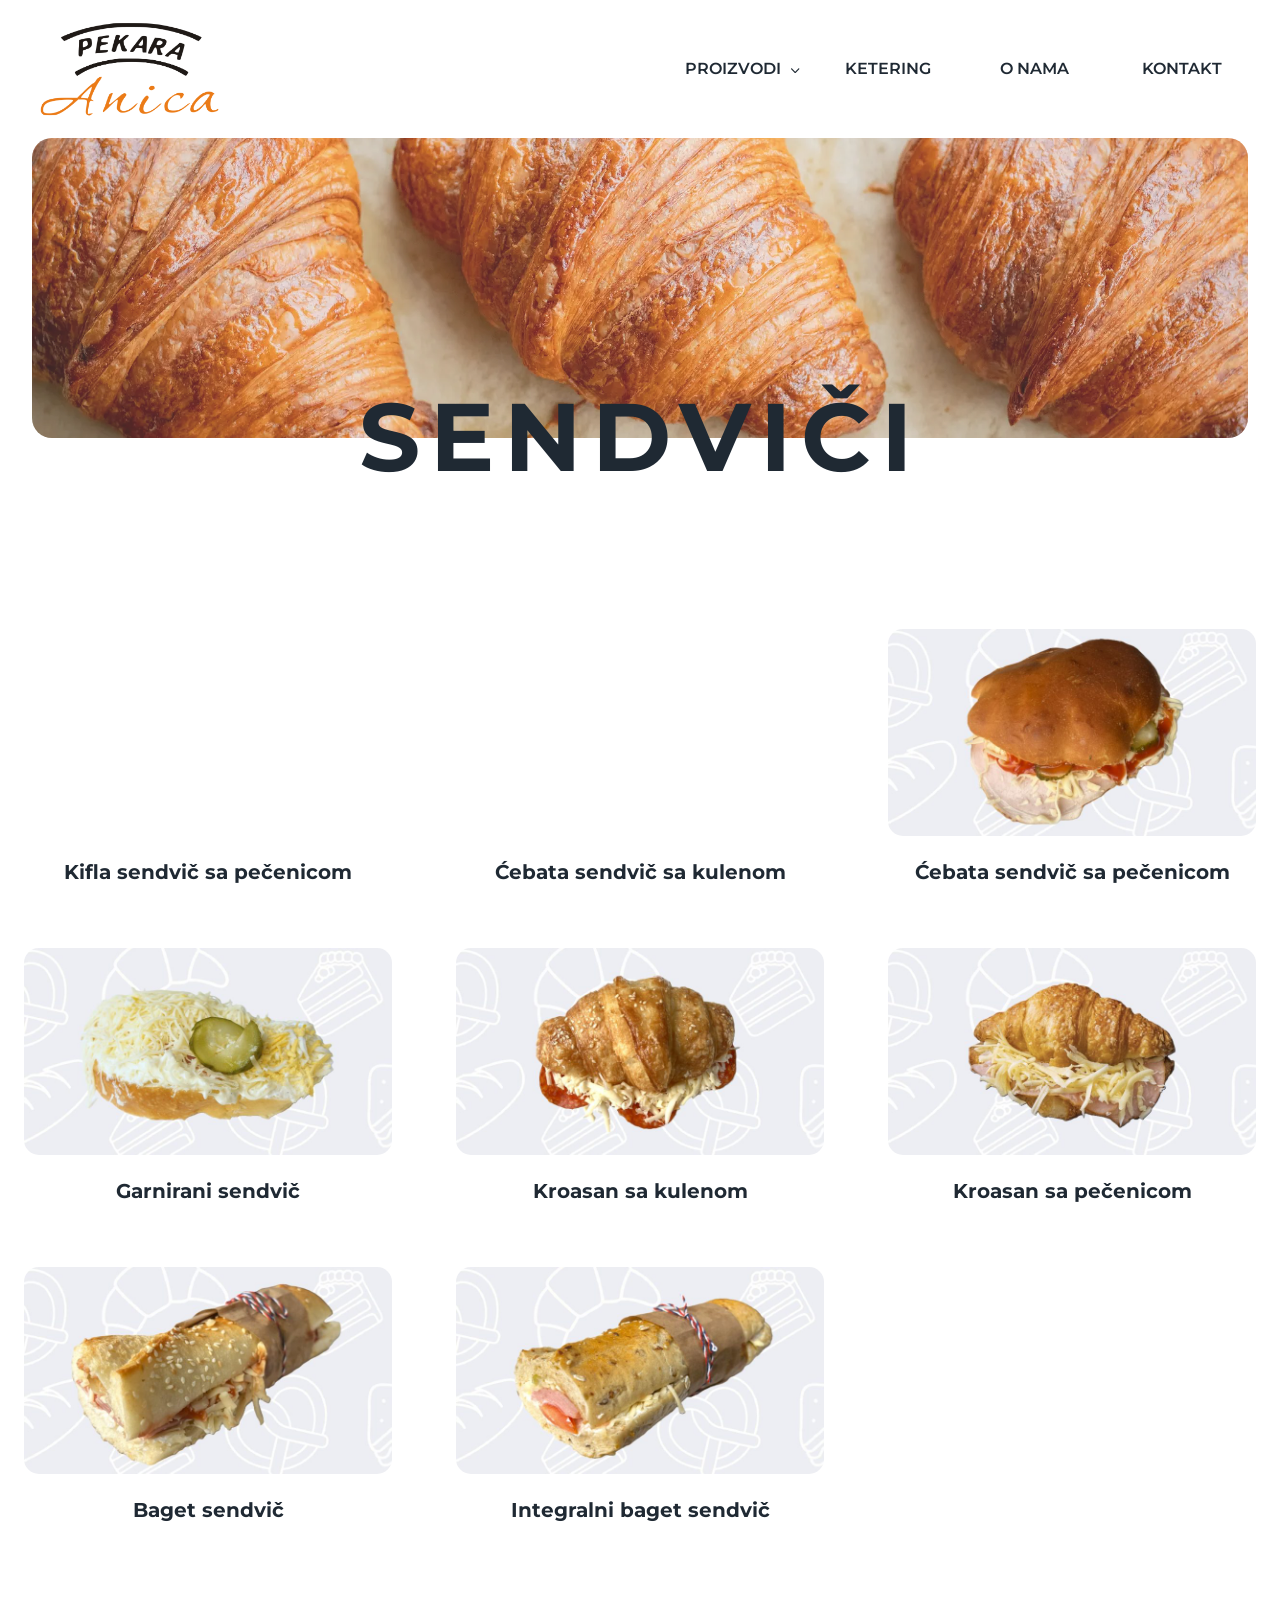
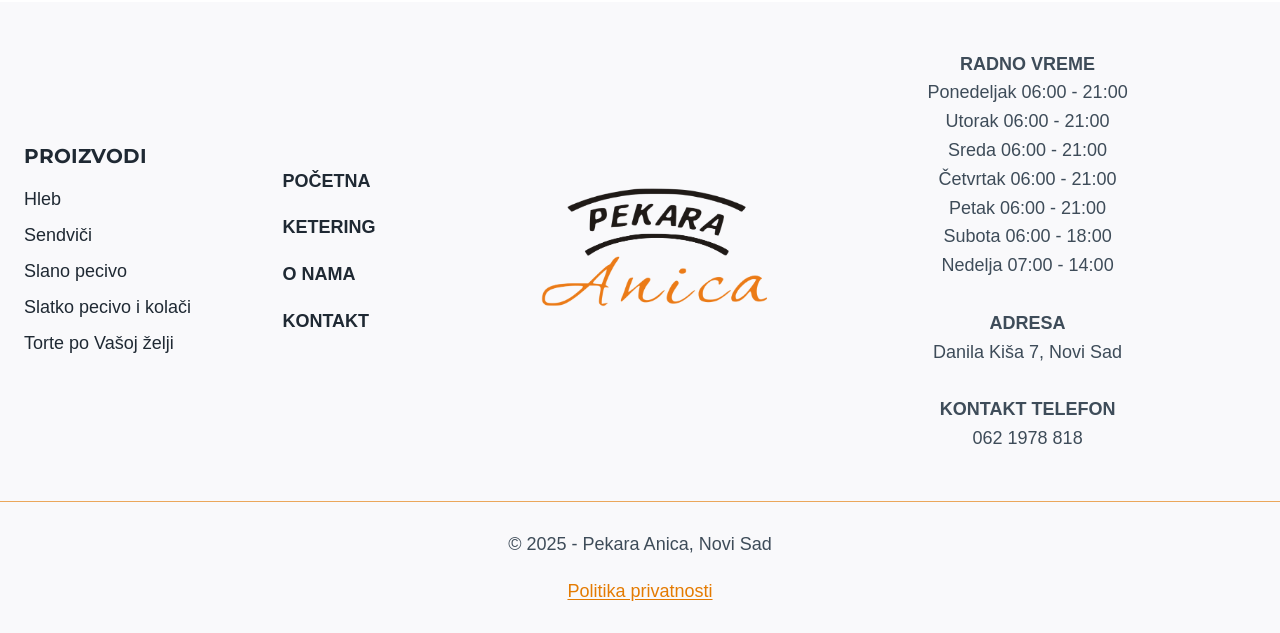
<file: sendvici/index.html>
<!DOCTYPE html>
<html lang="en-US" class="no-js" itemtype="https://schema.org/WebPage" itemscope>
<head><meta charset="UTF-8">
	
	<meta name="viewport" content="width=device-width, initial-scale=1, minimum-scale=1">
	<meta name="robots" content="index, follow, max-image-preview:large, max-snippet:-1, max-video-preview:-1">

	<!-- This site is optimized with the Yoast SEO plugin v26.5 - https://yoast.com/wordpress/plugins/seo/ -->
	<title>Sendviči - Pekara Anica</title>
	<meta name="description" content="Svaki dan sveži i ukusni sendviči u kifli, kroasanu, bagetu ili ćebati. Kulen, pečenica, garnirani, izbor je na Vama.">
	<link rel="canonical" href="/sendvici/">
	<meta property="og:locale" content="en_US">
	<meta property="og:type" content="article">
	<meta property="og:title" content="Sendviči - Pekara Anica">
	<meta property="og:description" content="Svaki dan sveži i ukusni sendviči u kifli, kroasanu, bagetu ili ćebati. Kulen, pečenica, garnirani, izbor je na Vama.">
	<meta property="og:url" content="/sendvici/">
	<meta property="og:site_name" content="Pekara Anica">
	<meta property="article:publisher" content="https://www.facebook.com/pekaraanica">
	<meta property="article:modified_time" content="2025-11-23T13:47:57+00:00">
	<meta property="og:image" content="/wp-content/uploads/2025/11/sendvic.jpg">
	<meta property="og:image:width" content="1200">
	<meta property="og:image:height" content="675">
	<meta property="og:image:type" content="image/jpeg">
	<meta name="twitter:card" content="summary_large_image">
	<meta name="twitter:label1" content="Est. reading time">
	<meta name="twitter:data1" content="4 minutes">
	<script type="application/ld+json" class="yoast-schema-graph">{"@context":"https://schema.org","@graph":[{"@type":"WebPage","@id":"/sendvici/","url":"/sendvici/","name":"Sendviči - Pekara Anica","isPartOf":{"@id":"/#website"},"primaryImageOfPage":{"@id":"/sendvici/#primaryimage"},"image":{"@id":"/sendvici/#primaryimage"},"thumbnailUrl":"/wp-content/uploads/2025/11/sendvic.jpg","datePublished":"2025-07-01T20:36:17+00:00","dateModified":"2025-11-23T13:47:57+00:00","description":"Svaki dan sveži i ukusni sendviči u kifli, kroasanu, bagetu ili ćebati. Kulen, pečenica, garnirani, izbor je na Vama.","breadcrumb":{"@id":"/sendvici/#breadcrumb"},"inLanguage":"en-US","potentialAction":[{"@type":"ReadAction","target":["/sendvici/"]}]},{"@type":"ImageObject","inLanguage":"en-US","@id":"/sendvici/#primaryimage","url":"/wp-content/uploads/2025/11/sendvic.jpg","contentUrl":"/wp-content/uploads/2025/11/sendvic.jpg","width":1200,"height":675,"caption":"Sendvič sa pečenicom i sirom"},{"@type":"BreadcrumbList","@id":"/sendvici/#breadcrumb","itemListElement":[{"@type":"ListItem","position":1,"name":"Home","item":"/"},{"@type":"ListItem","position":2,"name":"Sendviči"}]},{"@type":"WebSite","@id":"/#website","url":"/","name":"Pekara Anica","description":"Sveže pecivo svakog dana","publisher":{"@id":"/#organization"},"potentialAction":[{"@type":"SearchAction","target":{"@type":"EntryPoint","urlTemplate":"/?s={search_term_string}"},"query-input":{"@type":"PropertyValueSpecification","valueRequired":true,"valueName":"search_term_string"}}],"inLanguage":"en-US"},{"@type":"Organization","@id":"/#organization","name":"Anica","url":"/","logo":{"@type":"ImageObject","inLanguage":"en-US","@id":"/#/schema/logo/image/","url":"/wp-content/uploads/2025/11/logo.png","contentUrl":"/wp-content/uploads/2025/11/logo.png","width":650,"height":355,"caption":"Anica"},"image":{"@id":"/#/schema/logo/image/"},"sameAs":["https://www.facebook.com/pekaraanica"]}]}</script>
	<!-- / Yoast SEO plugin. -->


<link rel="alternate" type="application/rss+xml" title="Pekara Anica » Feed" href="/feed/">
<link rel="alternate" type="application/rss+xml" title="Pekara Anica » Comments Feed" href="/comments/feed/">
			<script>document.documentElement.classList.remove( 'no-js' );</script>
			<link rel="alternate" title="oEmbed (JSON)" type="application/json+oembed" href="/wp-json/oembed/1.0/embed?url=%2Fsendvici%2F">
<link rel="alternate" title="oEmbed (XML)" type="text/xml+oembed" href="/wp-json/oembed/1.0/embed?url=%2Fsendvici%2F&amp;format=xml">
<style id="wp-img-auto-sizes-contain-inline-css">
img:is([sizes=auto i],[sizes^="auto," i]){contain-intrinsic-size:3000px 1500px}
/*# sourceURL=wp-img-auto-sizes-contain-inline-css */
</style>
<style id="wp-emoji-styles-inline-css">

	img.wp-smiley, img.emoji {
		display: inline !important;
		border: none !important;
		box-shadow: none !important;
		height: 1em !important;
		width: 1em !important;
		margin: 0 0.07em !important;
		vertical-align: -0.1em !important;
		background: none !important;
		padding: 0 !important;
	}
/*# sourceURL=wp-emoji-styles-inline-css */
</style>
<style id="wp-block-library-inline-css">
:root{--wp-block-synced-color:#7a00df;--wp-block-synced-color--rgb:122,0,223;--wp-bound-block-color:var(--wp-block-synced-color);--wp-editor-canvas-background:#ddd;--wp-admin-theme-color:#007cba;--wp-admin-theme-color--rgb:0,124,186;--wp-admin-theme-color-darker-10:#006ba1;--wp-admin-theme-color-darker-10--rgb:0,107,160.5;--wp-admin-theme-color-darker-20:#005a87;--wp-admin-theme-color-darker-20--rgb:0,90,135;--wp-admin-border-width-focus:2px}@media (min-resolution:192dpi){:root{--wp-admin-border-width-focus:1.5px}}.wp-element-button{cursor:pointer}:root .has-very-light-gray-background-color{background-color:#eee}:root .has-very-dark-gray-background-color{background-color:#313131}:root .has-very-light-gray-color{color:#eee}:root .has-very-dark-gray-color{color:#313131}:root .has-vivid-green-cyan-to-vivid-cyan-blue-gradient-background{background:linear-gradient(135deg,#00d084,#0693e3)}:root .has-purple-crush-gradient-background{background:linear-gradient(135deg,#34e2e4,#4721fb 50%,#ab1dfe)}:root .has-hazy-dawn-gradient-background{background:linear-gradient(135deg,#faaca8,#dad0ec)}:root .has-subdued-olive-gradient-background{background:linear-gradient(135deg,#fafae1,#67a671)}:root .has-atomic-cream-gradient-background{background:linear-gradient(135deg,#fdd79a,#004a59)}:root .has-nightshade-gradient-background{background:linear-gradient(135deg,#330968,#31cdcf)}:root .has-midnight-gradient-background{background:linear-gradient(135deg,#020381,#2874fc)}:root{--wp--preset--font-size--normal:16px;--wp--preset--font-size--huge:42px}.has-regular-font-size{font-size:1em}.has-larger-font-size{font-size:2.625em}.has-normal-font-size{font-size:var(--wp--preset--font-size--normal)}.has-huge-font-size{font-size:var(--wp--preset--font-size--huge)}.has-text-align-center{text-align:center}.has-text-align-left{text-align:left}.has-text-align-right{text-align:right}.has-fit-text{white-space:nowrap!important}#end-resizable-editor-section{display:none}.aligncenter{clear:both}.items-justified-left{justify-content:flex-start}.items-justified-center{justify-content:center}.items-justified-right{justify-content:flex-end}.items-justified-space-between{justify-content:space-between}.screen-reader-text{border:0;clip-path:inset(50%);height:1px;margin:-1px;overflow:hidden;padding:0;position:absolute;width:1px;word-wrap:normal!important}.screen-reader-text:focus{background-color:#ddd;clip-path:none;color:#444;display:block;font-size:1em;height:auto;left:5px;line-height:normal;padding:15px 23px 14px;text-decoration:none;top:5px;width:auto;z-index:100000}html :where(.has-border-color){border-style:solid}html :where([style*=border-top-color]){border-top-style:solid}html :where([style*=border-right-color]){border-right-style:solid}html :where([style*=border-bottom-color]){border-bottom-style:solid}html :where([style*=border-left-color]){border-left-style:solid}html :where([style*=border-width]){border-style:solid}html :where([style*=border-top-width]){border-top-style:solid}html :where([style*=border-right-width]){border-right-style:solid}html :where([style*=border-bottom-width]){border-bottom-style:solid}html :where([style*=border-left-width]){border-left-style:solid}html :where(img[class*=wp-image-]){height:auto;max-width:100%}:where(figure){margin:0 0 1em}html :where(.is-position-sticky){--wp-admin--admin-bar--position-offset:var(--wp-admin--admin-bar--height,0px)}@media screen and (max-width:600px){html :where(.is-position-sticky){--wp-admin--admin-bar--position-offset:0px}}

/*# sourceURL=wp-block-library-inline-css */
</style><style id="wp-block-image-inline-css">
.wp-block-image>a,.wp-block-image>figure>a{display:inline-block}.wp-block-image img{box-sizing:border-box;height:auto;max-width:100%;vertical-align:bottom}@media not (prefers-reduced-motion){.wp-block-image img.hide{visibility:hidden}.wp-block-image img.show{animation:show-content-image .4s}}.wp-block-image[style*=border-radius] img,.wp-block-image[style*=border-radius]>a{border-radius:inherit}.wp-block-image.has-custom-border img{box-sizing:border-box}.wp-block-image.aligncenter{text-align:center}.wp-block-image.alignfull>a,.wp-block-image.alignwide>a{width:100%}.wp-block-image.alignfull img,.wp-block-image.alignwide img{height:auto;width:100%}.wp-block-image .aligncenter,.wp-block-image .alignleft,.wp-block-image .alignright,.wp-block-image.aligncenter,.wp-block-image.alignleft,.wp-block-image.alignright{display:table}.wp-block-image .aligncenter>figcaption,.wp-block-image .alignleft>figcaption,.wp-block-image .alignright>figcaption,.wp-block-image.aligncenter>figcaption,.wp-block-image.alignleft>figcaption,.wp-block-image.alignright>figcaption{caption-side:bottom;display:table-caption}.wp-block-image .alignleft{float:left;margin:.5em 1em .5em 0}.wp-block-image .alignright{float:right;margin:.5em 0 .5em 1em}.wp-block-image .aligncenter{margin-left:auto;margin-right:auto}.wp-block-image :where(figcaption){margin-bottom:1em;margin-top:.5em}.wp-block-image.is-style-circle-mask img{border-radius:9999px}@supports ((-webkit-mask-image:none) or (mask-image:none)) or (-webkit-mask-image:none){.wp-block-image.is-style-circle-mask img{border-radius:0;-webkit-mask-image:url('data:image/svg+xml;utf8,<svg viewBox="0 0 100 100" xmlns="http://www.w3.org/2000/svg"><circle cx="50" cy="50" r="50"/>');mask-image:url('data:image/svg+xml;utf8,<svg viewBox="0 0 100 100" xmlns="http://www.w3.org/2000/svg"><circle cx="50" cy="50" r="50"/>');mask-mode:alpha;-webkit-mask-position:center;mask-position:center;-webkit-mask-repeat:no-repeat;mask-repeat:no-repeat;-webkit-mask-size:contain;mask-size:contain}}:root :where(.wp-block-image.is-style-rounded img,.wp-block-image .is-style-rounded img){border-radius:9999px}.wp-block-image figure{margin:0}.wp-lightbox-container{display:flex;flex-direction:column;position:relative}.wp-lightbox-container img{cursor:zoom-in}.wp-lightbox-container img:hover+button{opacity:1}.wp-lightbox-container button{align-items:center;backdrop-filter:blur(16px) saturate(180%);background-color:#5a5a5a40;border:none;border-radius:4px;cursor:zoom-in;display:flex;height:20px;justify-content:center;opacity:0;padding:0;position:absolute;right:16px;text-align:center;top:16px;width:20px;z-index:100}@media not (prefers-reduced-motion){.wp-lightbox-container button{transition:opacity .2s ease}}.wp-lightbox-container button:focus-visible{outline:3px auto #5a5a5a40;outline:3px auto -webkit-focus-ring-color;outline-offset:3px}.wp-lightbox-container button:hover{cursor:pointer;opacity:1}.wp-lightbox-container button:focus{opacity:1}.wp-lightbox-container button:focus,.wp-lightbox-container button:hover,.wp-lightbox-container button:not(:hover):not(:active):not(.has-background){background-color:#5a5a5a40;border:none}.wp-lightbox-overlay{box-sizing:border-box;cursor:zoom-out;height:100vh;left:0;overflow:hidden;position:fixed;top:0;visibility:hidden;width:100%;z-index:100000}.wp-lightbox-overlay .close-button{align-items:center;cursor:pointer;display:flex;justify-content:center;min-height:40px;min-width:40px;padding:0;position:absolute;right:calc(env(safe-area-inset-right) + 16px);top:calc(env(safe-area-inset-top) + 16px);z-index:5000000}.wp-lightbox-overlay .close-button:focus,.wp-lightbox-overlay .close-button:hover,.wp-lightbox-overlay .close-button:not(:hover):not(:active):not(.has-background){background:none;border:none}.wp-lightbox-overlay .lightbox-image-container{height:var(--wp--lightbox-container-height);left:50%;overflow:hidden;position:absolute;top:50%;transform:translate(-50%,-50%);transform-origin:top left;width:var(--wp--lightbox-container-width);z-index:9999999999}.wp-lightbox-overlay .wp-block-image{align-items:center;box-sizing:border-box;display:flex;height:100%;justify-content:center;margin:0;position:relative;transform-origin:0 0;width:100%;z-index:3000000}.wp-lightbox-overlay .wp-block-image img{height:var(--wp--lightbox-image-height);min-height:var(--wp--lightbox-image-height);min-width:var(--wp--lightbox-image-width);width:var(--wp--lightbox-image-width)}.wp-lightbox-overlay .wp-block-image figcaption{display:none}.wp-lightbox-overlay button{background:none;border:none}.wp-lightbox-overlay .scrim{background-color:#fff;height:100%;opacity:.9;position:absolute;width:100%;z-index:2000000}.wp-lightbox-overlay.active{visibility:visible}@media not (prefers-reduced-motion){.wp-lightbox-overlay.active{animation:turn-on-visibility .25s both}.wp-lightbox-overlay.active img{animation:turn-on-visibility .35s both}.wp-lightbox-overlay.show-closing-animation:not(.active){animation:turn-off-visibility .35s both}.wp-lightbox-overlay.show-closing-animation:not(.active) img{animation:turn-off-visibility .25s both}.wp-lightbox-overlay.zoom.active{animation:none;opacity:1;visibility:visible}.wp-lightbox-overlay.zoom.active .lightbox-image-container{animation:lightbox-zoom-in .4s}.wp-lightbox-overlay.zoom.active .lightbox-image-container img{animation:none}.wp-lightbox-overlay.zoom.active .scrim{animation:turn-on-visibility .4s forwards}.wp-lightbox-overlay.zoom.show-closing-animation:not(.active){animation:none}.wp-lightbox-overlay.zoom.show-closing-animation:not(.active) .lightbox-image-container{animation:lightbox-zoom-out .4s}.wp-lightbox-overlay.zoom.show-closing-animation:not(.active) .lightbox-image-container img{animation:none}.wp-lightbox-overlay.zoom.show-closing-animation:not(.active) .scrim{animation:turn-off-visibility .4s forwards}}@keyframes show-content-image{0%{visibility:hidden}99%{visibility:hidden}to{visibility:visible}}@keyframes turn-on-visibility{0%{opacity:0}to{opacity:1}}@keyframes turn-off-visibility{0%{opacity:1;visibility:visible}99%{opacity:0;visibility:visible}to{opacity:0;visibility:hidden}}@keyframes lightbox-zoom-in{0%{transform:translate(calc((-100vw + var(--wp--lightbox-scrollbar-width))/2 + var(--wp--lightbox-initial-left-position)),calc(-50vh + var(--wp--lightbox-initial-top-position))) scale(var(--wp--lightbox-scale))}to{transform:translate(-50%,-50%) scale(1)}}@keyframes lightbox-zoom-out{0%{transform:translate(-50%,-50%) scale(1);visibility:visible}99%{visibility:visible}to{transform:translate(calc((-100vw + var(--wp--lightbox-scrollbar-width))/2 + var(--wp--lightbox-initial-left-position)),calc(-50vh + var(--wp--lightbox-initial-top-position))) scale(var(--wp--lightbox-scale));visibility:hidden}}
/*# sourceURL=/wp-includes/blocks/image/style.min.css */
</style>
<style id="wp-block-group-inline-css">
.wp-block-group{box-sizing:border-box}:where(.wp-block-group.wp-block-group-is-layout-constrained){position:relative}
/*# sourceURL=/wp-includes/blocks/group/style.min.css */
</style>
<style id="wp-block-paragraph-inline-css">
.is-small-text{font-size:.875em}.is-regular-text{font-size:1em}.is-large-text{font-size:2.25em}.is-larger-text{font-size:3em}.has-drop-cap:not(:focus):first-letter{float:left;font-size:8.4em;font-style:normal;font-weight:100;line-height:.68;margin:.05em .1em 0 0;text-transform:uppercase}body.rtl .has-drop-cap:not(:focus):first-letter{float:none;margin-left:.1em}p.has-drop-cap.has-background{overflow:hidden}:root :where(p.has-background){padding:1.25em 2.375em}:where(p.has-text-color:not(.has-link-color)) a{color:inherit}p.has-text-align-left[style*="writing-mode:vertical-lr"],p.has-text-align-right[style*="writing-mode:vertical-rl"]{rotate:180deg}
/*# sourceURL=/wp-includes/blocks/paragraph/style.min.css */
</style>
<style id="global-styles-inline-css">
:root{--wp--preset--aspect-ratio--square: 1;--wp--preset--aspect-ratio--4-3: 4/3;--wp--preset--aspect-ratio--3-4: 3/4;--wp--preset--aspect-ratio--3-2: 3/2;--wp--preset--aspect-ratio--2-3: 2/3;--wp--preset--aspect-ratio--16-9: 16/9;--wp--preset--aspect-ratio--9-16: 9/16;--wp--preset--color--black: #000000;--wp--preset--color--cyan-bluish-gray: #abb8c3;--wp--preset--color--white: #ffffff;--wp--preset--color--pale-pink: #f78da7;--wp--preset--color--vivid-red: #cf2e2e;--wp--preset--color--luminous-vivid-orange: #ff6900;--wp--preset--color--luminous-vivid-amber: #fcb900;--wp--preset--color--light-green-cyan: #7bdcb5;--wp--preset--color--vivid-green-cyan: #00d084;--wp--preset--color--pale-cyan-blue: #8ed1fc;--wp--preset--color--vivid-cyan-blue: #0693e3;--wp--preset--color--vivid-purple: #9b51e0;--wp--preset--color--theme-palette-1: var(--global-palette1);--wp--preset--color--theme-palette-2: var(--global-palette2);--wp--preset--color--theme-palette-3: var(--global-palette3);--wp--preset--color--theme-palette-4: var(--global-palette4);--wp--preset--color--theme-palette-5: var(--global-palette5);--wp--preset--color--theme-palette-6: var(--global-palette6);--wp--preset--color--theme-palette-7: var(--global-palette7);--wp--preset--color--theme-palette-8: var(--global-palette8);--wp--preset--color--theme-palette-9: var(--global-palette9);--wp--preset--color--theme-palette-10: var(--global-palette10);--wp--preset--color--theme-palette-11: var(--global-palette11);--wp--preset--color--theme-palette-12: var(--global-palette12);--wp--preset--color--theme-palette-13: var(--global-palette13);--wp--preset--color--theme-palette-14: var(--global-palette14);--wp--preset--color--theme-palette-15: var(--global-palette15);--wp--preset--gradient--vivid-cyan-blue-to-vivid-purple: linear-gradient(135deg,rgb(6,147,227) 0%,rgb(155,81,224) 100%);--wp--preset--gradient--light-green-cyan-to-vivid-green-cyan: linear-gradient(135deg,rgb(122,220,180) 0%,rgb(0,208,130) 100%);--wp--preset--gradient--luminous-vivid-amber-to-luminous-vivid-orange: linear-gradient(135deg,rgb(252,185,0) 0%,rgb(255,105,0) 100%);--wp--preset--gradient--luminous-vivid-orange-to-vivid-red: linear-gradient(135deg,rgb(255,105,0) 0%,rgb(207,46,46) 100%);--wp--preset--gradient--very-light-gray-to-cyan-bluish-gray: linear-gradient(135deg,rgb(238,238,238) 0%,rgb(169,184,195) 100%);--wp--preset--gradient--cool-to-warm-spectrum: linear-gradient(135deg,rgb(74,234,220) 0%,rgb(151,120,209) 20%,rgb(207,42,186) 40%,rgb(238,44,130) 60%,rgb(251,105,98) 80%,rgb(254,248,76) 100%);--wp--preset--gradient--blush-light-purple: linear-gradient(135deg,rgb(255,206,236) 0%,rgb(152,150,240) 100%);--wp--preset--gradient--blush-bordeaux: linear-gradient(135deg,rgb(254,205,165) 0%,rgb(254,45,45) 50%,rgb(107,0,62) 100%);--wp--preset--gradient--luminous-dusk: linear-gradient(135deg,rgb(255,203,112) 0%,rgb(199,81,192) 50%,rgb(65,88,208) 100%);--wp--preset--gradient--pale-ocean: linear-gradient(135deg,rgb(255,245,203) 0%,rgb(182,227,212) 50%,rgb(51,167,181) 100%);--wp--preset--gradient--electric-grass: linear-gradient(135deg,rgb(202,248,128) 0%,rgb(113,206,126) 100%);--wp--preset--gradient--midnight: linear-gradient(135deg,rgb(2,3,129) 0%,rgb(40,116,252) 100%);--wp--preset--font-size--small: var(--global-font-size-small);--wp--preset--font-size--medium: var(--global-font-size-medium);--wp--preset--font-size--large: var(--global-font-size-large);--wp--preset--font-size--x-large: 42px;--wp--preset--font-size--larger: var(--global-font-size-larger);--wp--preset--font-size--xxlarge: var(--global-font-size-xxlarge);--wp--preset--spacing--20: 0.44rem;--wp--preset--spacing--30: 0.67rem;--wp--preset--spacing--40: 1rem;--wp--preset--spacing--50: 1.5rem;--wp--preset--spacing--60: 2.25rem;--wp--preset--spacing--70: 3.38rem;--wp--preset--spacing--80: 5.06rem;--wp--preset--shadow--natural: 6px 6px 9px rgba(0, 0, 0, 0.2);--wp--preset--shadow--deep: 12px 12px 50px rgba(0, 0, 0, 0.4);--wp--preset--shadow--sharp: 6px 6px 0px rgba(0, 0, 0, 0.2);--wp--preset--shadow--outlined: 6px 6px 0px -3px rgb(255, 255, 255), 6px 6px rgb(0, 0, 0);--wp--preset--shadow--crisp: 6px 6px 0px rgb(0, 0, 0);}:where(.is-layout-flex){gap: 0.5em;}:where(.is-layout-grid){gap: 0.5em;}body .is-layout-flex{display: flex;}.is-layout-flex{flex-wrap: wrap;align-items: center;}.is-layout-flex > :is(*, div){margin: 0;}body .is-layout-grid{display: grid;}.is-layout-grid > :is(*, div){margin: 0;}:where(.wp-block-columns.is-layout-flex){gap: 2em;}:where(.wp-block-columns.is-layout-grid){gap: 2em;}:where(.wp-block-post-template.is-layout-flex){gap: 1.25em;}:where(.wp-block-post-template.is-layout-grid){gap: 1.25em;}.has-black-color{color: var(--wp--preset--color--black) !important;}.has-cyan-bluish-gray-color{color: var(--wp--preset--color--cyan-bluish-gray) !important;}.has-white-color{color: var(--wp--preset--color--white) !important;}.has-pale-pink-color{color: var(--wp--preset--color--pale-pink) !important;}.has-vivid-red-color{color: var(--wp--preset--color--vivid-red) !important;}.has-luminous-vivid-orange-color{color: var(--wp--preset--color--luminous-vivid-orange) !important;}.has-luminous-vivid-amber-color{color: var(--wp--preset--color--luminous-vivid-amber) !important;}.has-light-green-cyan-color{color: var(--wp--preset--color--light-green-cyan) !important;}.has-vivid-green-cyan-color{color: var(--wp--preset--color--vivid-green-cyan) !important;}.has-pale-cyan-blue-color{color: var(--wp--preset--color--pale-cyan-blue) !important;}.has-vivid-cyan-blue-color{color: var(--wp--preset--color--vivid-cyan-blue) !important;}.has-vivid-purple-color{color: var(--wp--preset--color--vivid-purple) !important;}.has-black-background-color{background-color: var(--wp--preset--color--black) !important;}.has-cyan-bluish-gray-background-color{background-color: var(--wp--preset--color--cyan-bluish-gray) !important;}.has-white-background-color{background-color: var(--wp--preset--color--white) !important;}.has-pale-pink-background-color{background-color: var(--wp--preset--color--pale-pink) !important;}.has-vivid-red-background-color{background-color: var(--wp--preset--color--vivid-red) !important;}.has-luminous-vivid-orange-background-color{background-color: var(--wp--preset--color--luminous-vivid-orange) !important;}.has-luminous-vivid-amber-background-color{background-color: var(--wp--preset--color--luminous-vivid-amber) !important;}.has-light-green-cyan-background-color{background-color: var(--wp--preset--color--light-green-cyan) !important;}.has-vivid-green-cyan-background-color{background-color: var(--wp--preset--color--vivid-green-cyan) !important;}.has-pale-cyan-blue-background-color{background-color: var(--wp--preset--color--pale-cyan-blue) !important;}.has-vivid-cyan-blue-background-color{background-color: var(--wp--preset--color--vivid-cyan-blue) !important;}.has-vivid-purple-background-color{background-color: var(--wp--preset--color--vivid-purple) !important;}.has-black-border-color{border-color: var(--wp--preset--color--black) !important;}.has-cyan-bluish-gray-border-color{border-color: var(--wp--preset--color--cyan-bluish-gray) !important;}.has-white-border-color{border-color: var(--wp--preset--color--white) !important;}.has-pale-pink-border-color{border-color: var(--wp--preset--color--pale-pink) !important;}.has-vivid-red-border-color{border-color: var(--wp--preset--color--vivid-red) !important;}.has-luminous-vivid-orange-border-color{border-color: var(--wp--preset--color--luminous-vivid-orange) !important;}.has-luminous-vivid-amber-border-color{border-color: var(--wp--preset--color--luminous-vivid-amber) !important;}.has-light-green-cyan-border-color{border-color: var(--wp--preset--color--light-green-cyan) !important;}.has-vivid-green-cyan-border-color{border-color: var(--wp--preset--color--vivid-green-cyan) !important;}.has-pale-cyan-blue-border-color{border-color: var(--wp--preset--color--pale-cyan-blue) !important;}.has-vivid-cyan-blue-border-color{border-color: var(--wp--preset--color--vivid-cyan-blue) !important;}.has-vivid-purple-border-color{border-color: var(--wp--preset--color--vivid-purple) !important;}.has-vivid-cyan-blue-to-vivid-purple-gradient-background{background: var(--wp--preset--gradient--vivid-cyan-blue-to-vivid-purple) !important;}.has-light-green-cyan-to-vivid-green-cyan-gradient-background{background: var(--wp--preset--gradient--light-green-cyan-to-vivid-green-cyan) !important;}.has-luminous-vivid-amber-to-luminous-vivid-orange-gradient-background{background: var(--wp--preset--gradient--luminous-vivid-amber-to-luminous-vivid-orange) !important;}.has-luminous-vivid-orange-to-vivid-red-gradient-background{background: var(--wp--preset--gradient--luminous-vivid-orange-to-vivid-red) !important;}.has-very-light-gray-to-cyan-bluish-gray-gradient-background{background: var(--wp--preset--gradient--very-light-gray-to-cyan-bluish-gray) !important;}.has-cool-to-warm-spectrum-gradient-background{background: var(--wp--preset--gradient--cool-to-warm-spectrum) !important;}.has-blush-light-purple-gradient-background{background: var(--wp--preset--gradient--blush-light-purple) !important;}.has-blush-bordeaux-gradient-background{background: var(--wp--preset--gradient--blush-bordeaux) !important;}.has-luminous-dusk-gradient-background{background: var(--wp--preset--gradient--luminous-dusk) !important;}.has-pale-ocean-gradient-background{background: var(--wp--preset--gradient--pale-ocean) !important;}.has-electric-grass-gradient-background{background: var(--wp--preset--gradient--electric-grass) !important;}.has-midnight-gradient-background{background: var(--wp--preset--gradient--midnight) !important;}.has-small-font-size{font-size: var(--wp--preset--font-size--small) !important;}.has-medium-font-size{font-size: var(--wp--preset--font-size--medium) !important;}.has-large-font-size{font-size: var(--wp--preset--font-size--large) !important;}.has-x-large-font-size{font-size: var(--wp--preset--font-size--x-large) !important;}
/*# sourceURL=global-styles-inline-css */
</style>

<style id="classic-theme-styles-inline-css">
/*! This file is auto-generated */
.wp-block-button__link{color:#fff;background-color:#32373c;border-radius:9999px;box-shadow:none;text-decoration:none;padding:calc(.667em + 2px) calc(1.333em + 2px);font-size:1.125em}.wp-block-file__button{background:#32373c;color:#fff;text-decoration:none}
/*# sourceURL=/wp-includes/css/classic-themes.min.css */
</style>
<link rel="stylesheet" id="parent-style-css" href="/wp-content/themes/kadence/style.css?ver=6.9" media="all">
<link rel="stylesheet" id="child-style-css" href="/wp-content/themes/kadence-child/style.css?ver=1.0" media="all">
<link rel="stylesheet" id="kadence-global-css" href="/wp-content/themes/kadence/assets/css/global.min.css?ver=1.4.2" media="all">
<style id="kadence-global-inline-css">
/* Kadence Base CSS */
:root{--global-palette1:#e47b02;--global-palette2:#ed8f0c;--global-palette3:#1f2933;--global-palette4:#3e4c59;--global-palette5:#52606d;--global-palette6:#7b8794;--global-palette7:#f3f4f7;--global-palette8:#f9f9fb;--global-palette9:#ffffff;--global-palette10:oklch(from var(--global-palette1) calc(l + 0.10 * (1 - l)) calc(c * 1.00) calc(h + 180) / 100%);--global-palette11:#13612e;--global-palette12:#1159af;--global-palette13:#b82105;--global-palette14:#f7630c;--global-palette15:#f5a524;--global-palette9rgb:255, 255, 255;--global-palette-highlight:var(--global-palette1);--global-palette-highlight-alt:var(--global-palette1);--global-palette-highlight-alt2:var(--global-palette9);--global-palette-btn-bg:var(--global-palette1);--global-palette-btn-bg-hover:#ffab35;--global-palette-btn:#ffffff;--global-palette-btn-hover:var(--global-palette9);--global-palette-btn-sec-bg:var(--global-palette7);--global-palette-btn-sec-bg-hover:var(--global-palette2);--global-palette-btn-sec:var(--global-palette3);--global-palette-btn-sec-hover:var(--global-palette9);--global-body-font-family:-apple-system,BlinkMacSystemFont,"Segoe UI",Roboto,Oxygen-Sans,Ubuntu,Cantarell,"Helvetica Neue",sans-serif, "Apple Color Emoji", "Segoe UI Emoji", "Segoe UI Symbol";--global-heading-font-family:Montserrat, sans-serif;--global-primary-nav-font-family:Montserrat, sans-serif;--global-fallback-font:sans-serif;--global-display-fallback-font:sans-serif;--global-content-width:1290px;--global-content-wide-width:calc(1290px + 230px);--global-content-narrow-width:842px;--global-content-edge-padding:1.5rem;--global-content-boxed-padding:2rem;--global-calc-content-width:calc(1290px - var(--global-content-edge-padding) - var(--global-content-edge-padding) );--wp--style--global--content-size:var(--global-calc-content-width);}.wp-site-blocks{--global-vw:calc( 100vw - ( 0.5 * var(--scrollbar-offset)));}body{background:var(--global-palette8);}body, input, select, optgroup, textarea{font-style:normal;font-weight:400;font-size:18px;line-height:1.6;font-family:var(--global-body-font-family);color:var(--global-palette4);}.content-bg, body.content-style-unboxed .site{background:var(--global-palette9);}h1,h2,h3,h4,h5,h6{font-family:var(--global-heading-font-family);}h1{font-style:normal;font-weight:700;font-size:50px;line-height:1.4;text-transform:capitalize;color:var(--global-palette3);}h2{font-style:normal;font-weight:700;font-size:32px;line-height:1.5;color:var(--global-palette3);}h3{font-style:normal;font-weight:700;font-size:27px;line-height:1.5;color:var(--global-palette3);}h4{font-style:normal;font-weight:700;font-size:24px;line-height:1.5;color:var(--global-palette3);}h5{font-style:normal;font-weight:700;font-size:22px;line-height:1.5;color:var(--global-palette3);}h6{font-style:normal;font-weight:600;font-size:19px;line-height:1.5;text-transform:capitalize;color:var(--global-palette1);}@media all and (max-width: 1024px){h1{font-size:45px;}}@media all and (max-width: 767px){h1{font-size:36px;}}.entry-hero .kadence-breadcrumbs{max-width:1290px;}.site-container, .site-header-row-layout-contained, .site-footer-row-layout-contained, .entry-hero-layout-contained, .comments-area, .alignfull > .wp-block-cover__inner-container, .alignwide > .wp-block-cover__inner-container{max-width:var(--global-content-width);}.content-width-narrow .content-container.site-container, .content-width-narrow .hero-container.site-container{max-width:var(--global-content-narrow-width);}@media all and (min-width: 1520px){.wp-site-blocks .content-container  .alignwide{margin-left:-115px;margin-right:-115px;width:unset;max-width:unset;}}@media all and (min-width: 1102px){.content-width-narrow .wp-site-blocks .content-container .alignwide{margin-left:-130px;margin-right:-130px;width:unset;max-width:unset;}}.content-style-boxed .wp-site-blocks .entry-content .alignwide{margin-left:calc( -1 * var( --global-content-boxed-padding ) );margin-right:calc( -1 * var( --global-content-boxed-padding ) );}.content-area{margin-top:5rem;margin-bottom:5rem;}@media all and (max-width: 1024px){.content-area{margin-top:3rem;margin-bottom:3rem;}}@media all and (max-width: 767px){.content-area{margin-top:2rem;margin-bottom:2rem;}}@media all and (max-width: 1024px){:root{--global-content-boxed-padding:2rem;}}@media all and (max-width: 767px){:root{--global-content-boxed-padding:1.5rem;}}.entry-content-wrap{padding:2rem;}@media all and (max-width: 1024px){.entry-content-wrap{padding:2rem;}}@media all and (max-width: 767px){.entry-content-wrap{padding:1.5rem;}}.entry.single-entry{box-shadow:0px 15px 15px -10px rgba(0,0,0,0.05);}.entry.loop-entry{box-shadow:0px 15px 15px -10px rgba(140,202,245,0.18);}.loop-entry .entry-content-wrap{padding:2rem;}@media all and (max-width: 1024px){.loop-entry .entry-content-wrap{padding:2rem;}}@media all and (max-width: 767px){.loop-entry .entry-content-wrap{padding:1.5rem;}}button, .button, .wp-block-button__link, input[type="button"], input[type="reset"], input[type="submit"], .fl-button, .elementor-button-wrapper .elementor-button, .wc-block-components-checkout-place-order-button, .wc-block-cart__submit{font-style:normal;font-weight:600;line-height:1.2;letter-spacing:0em;font-family:Montserrat, sans-serif;text-transform:capitalize;border-radius:100px;padding:17px 35px 17px 35px;box-shadow:0px 0px 0px -7px rgba(0,0,0,0);}.wp-block-button.is-style-outline .wp-block-button__link{padding:17px 35px 17px 35px;}button:hover, button:focus, button:active, .button:hover, .button:focus, .button:active, .wp-block-button__link:hover, .wp-block-button__link:focus, .wp-block-button__link:active, input[type="button"]:hover, input[type="button"]:focus, input[type="button"]:active, input[type="reset"]:hover, input[type="reset"]:focus, input[type="reset"]:active, input[type="submit"]:hover, input[type="submit"]:focus, input[type="submit"]:active, .elementor-button-wrapper .elementor-button:hover, .elementor-button-wrapper .elementor-button:focus, .elementor-button-wrapper .elementor-button:active, .wc-block-cart__submit:hover{box-shadow:0px 15px 25px -7px rgba(0,0,0,0);}.kb-button.kb-btn-global-outline.kb-btn-global-inherit{padding-top:calc(17px - 2px);padding-right:calc(35px - 2px);padding-bottom:calc(17px - 2px);padding-left:calc(35px - 2px);}button.button-style-secondary, .button.button-style-secondary, .wp-block-button__link.button-style-secondary, input[type="button"].button-style-secondary, input[type="reset"].button-style-secondary, input[type="submit"].button-style-secondary, .fl-button.button-style-secondary, .elementor-button-wrapper .elementor-button.button-style-secondary, .wc-block-components-checkout-place-order-button.button-style-secondary, .wc-block-cart__submit.button-style-secondary{font-style:normal;font-weight:600;line-height:1.2;letter-spacing:0em;font-family:Montserrat, sans-serif;text-transform:capitalize;}@media all and (min-width: 1025px){.transparent-header .entry-hero .entry-hero-container-inner{padding-top:80px;}}@media all and (max-width: 1024px){.mobile-transparent-header .entry-hero .entry-hero-container-inner{padding-top:80px;}}@media all and (max-width: 767px){.mobile-transparent-header .entry-hero .entry-hero-container-inner{padding-top:80px;}}.wp-site-blocks .page-title h1{font-style:normal;}.entry-hero.page-hero-section .entry-header{min-height:200px;}.loop-entry.type-post h2.entry-title{font-style:normal;font-size:24px;line-height:1.3;color:var(--global-palette3);}@media all and (max-width: 1024px){.loop-entry.type-post h2.entry-title{font-size:24px;}}
/* Kadence Header CSS */
@media all and (max-width: 1024px){.mobile-transparent-header #masthead{position:absolute;left:0px;right:0px;z-index:100;}.kadence-scrollbar-fixer.mobile-transparent-header #masthead{right:var(--scrollbar-offset,0);}.mobile-transparent-header #masthead, .mobile-transparent-header .site-top-header-wrap .site-header-row-container-inner, .mobile-transparent-header .site-main-header-wrap .site-header-row-container-inner, .mobile-transparent-header .site-bottom-header-wrap .site-header-row-container-inner{background:transparent;}.site-header-row-tablet-layout-fullwidth, .site-header-row-tablet-layout-standard{padding:0px;}}@media all and (min-width: 1025px){.transparent-header #masthead{position:absolute;left:0px;right:0px;z-index:100;}.transparent-header.kadence-scrollbar-fixer #masthead{right:var(--scrollbar-offset,0);}.transparent-header #masthead, .transparent-header .site-top-header-wrap .site-header-row-container-inner, .transparent-header .site-main-header-wrap .site-header-row-container-inner, .transparent-header .site-bottom-header-wrap .site-header-row-container-inner{background:transparent;}}.site-branding a.brand img{max-width:180px;}.site-branding a.brand img.svg-logo-image{width:180px;}@media all and (max-width: 767px){.site-branding a.brand img{max-width:100px;}.site-branding a.brand img.svg-logo-image{width:100px;}}.site-branding{padding:0px 0px 0px 0px;}@media all and (max-width: 1024px){.site-branding{padding:5px 0px 0px 0px;}}#masthead, #masthead .kadence-sticky-header.item-is-fixed:not(.item-at-start):not(.site-header-row-container):not(.site-main-header-wrap), #masthead .kadence-sticky-header.item-is-fixed:not(.item-at-start) > .site-header-row-container-inner{background:#ffffff;}.site-main-header-inner-wrap{min-height:80px;}.site-main-header-wrap .site-header-row-container-inner>.site-container{padding:20px 25px 20px 40px;}@media all and (max-width: 1024px){.site-main-header-wrap .site-header-row-container-inner>.site-container{padding:11px 50px 11px 35px;}}@media all and (max-width: 767px){.site-main-header-wrap .site-header-row-container-inner>.site-container{padding:3px 14px 3px 14px;}}.site-main-header-wrap.site-header-row-container.site-header-focus-item.site-header-row-layout-standard.kadence-sticky-header.item-is-fixed.item-is-stuck, .site-header-upper-inner-wrap.kadence-sticky-header.item-is-fixed.item-is-stuck, .site-header-inner-wrap.kadence-sticky-header.item-is-fixed.item-is-stuck, .site-top-header-wrap.site-header-row-container.site-header-focus-item.site-header-row-layout-standard.kadence-sticky-header.item-is-fixed.item-is-stuck, .site-bottom-header-wrap.site-header-row-container.site-header-focus-item.site-header-row-layout-standard.kadence-sticky-header.item-is-fixed.item-is-stuck{box-shadow:0px 0px 0px 0px rgba(0,0,0,0);}.header-navigation[class*="header-navigation-style-underline"] .header-menu-container.primary-menu-container>ul>li>a:after{width:calc( 100% - 1.7em);}.main-navigation .primary-menu-container > ul > li.menu-item > a{padding-left:calc(1.7em / 2);padding-right:calc(1.7em / 2);padding-top:0.6em;padding-bottom:0.6em;color:var(--global-palette3);}.main-navigation .primary-menu-container > ul > li.menu-item .dropdown-nav-special-toggle{right:calc(1.7em / 2);}.main-navigation .primary-menu-container > ul li.menu-item > a{font-style:normal;font-weight:600;font-size:16px;font-family:var(--global-primary-nav-font-family);}.main-navigation .primary-menu-container > ul > li.menu-item > a:hover{color:var(--global-palette-highlight);}.main-navigation .primary-menu-container > ul > li.menu-item.current-menu-item > a{color:var(--global-palette1);}.header-navigation .header-menu-container ul ul.sub-menu, .header-navigation .header-menu-container ul ul.submenu{background:var(--global-palette3);box-shadow:0px 2px 13px 0px rgba(0,0,0,0.1);}.header-navigation .header-menu-container ul ul li.menu-item, .header-menu-container ul.menu > li.kadence-menu-mega-enabled > ul > li.menu-item > a{border-bottom:1px solid rgba(255,255,255,0.1);border-radius:0px 0px 0px 0px;}.header-navigation .header-menu-container ul ul li.menu-item > a{width:200px;padding-top:1em;padding-bottom:1em;color:var(--global-palette9);font-style:normal;font-size:16px;}.header-navigation .header-menu-container ul ul li.menu-item > a:hover{color:var(--global-palette9);background:var(--global-palette1);border-radius:0px 0px 0px 0px;}.header-navigation .header-menu-container ul ul li.menu-item.current-menu-item > a{color:var(--global-palette9);background:var(--global-palette1);border-radius:0px 0px 0px 0px;}.mobile-toggle-open-container .menu-toggle-open, .mobile-toggle-open-container .menu-toggle-open:focus{color:var(--global-palette3);padding:0.4em 0.6em 0.4em 0.6em;font-size:14px;}.mobile-toggle-open-container .menu-toggle-open.menu-toggle-style-bordered{border:1px solid currentColor;}.mobile-toggle-open-container .menu-toggle-open .menu-toggle-icon{font-size:30px;}.mobile-toggle-open-container .menu-toggle-open:hover, .mobile-toggle-open-container .menu-toggle-open:focus-visible{color:var(--global-palette-highlight);}.mobile-navigation ul li{font-style:normal;font-weight:600;font-size:18px;line-height:1.2;font-family:Montserrat, sans-serif;}.mobile-navigation ul li a{padding-top:1em;padding-bottom:1em;}.mobile-navigation ul li > a, .mobile-navigation ul li.menu-item-has-children > .drawer-nav-drop-wrap{color:var(--global-palette8);}.mobile-navigation ul li.current-menu-item > a, .mobile-navigation ul li.current-menu-item.menu-item-has-children > .drawer-nav-drop-wrap{color:var(--global-palette-highlight);}.mobile-navigation ul li.menu-item-has-children .drawer-nav-drop-wrap, .mobile-navigation ul li:not(.menu-item-has-children) a{border-bottom:1px solid rgba(255,255,255,0.1);}.mobile-navigation:not(.drawer-navigation-parent-toggle-true) ul li.menu-item-has-children .drawer-nav-drop-wrap button{border-left:1px solid rgba(255,255,255,0.1);}#mobile-drawer .drawer-inner, #mobile-drawer.popup-drawer-layout-fullwidth.popup-drawer-animation-slice .pop-portion-bg, #mobile-drawer.popup-drawer-layout-fullwidth.popup-drawer-animation-slice.pop-animated.show-drawer .drawer-inner{background:var(--global-palette3);}#mobile-drawer .drawer-header .drawer-toggle{padding:0.6em 0.15em 0.6em 0.15em;font-size:24px;}
/* Kadence Footer CSS */
#colophon{background:var(--global-palette8);}.site-middle-footer-inner-wrap{padding-top:30px;padding-bottom:30px;grid-column-gap:30px;grid-row-gap:30px;}.site-middle-footer-inner-wrap .widget{margin-bottom:30px;}.site-middle-footer-inner-wrap .site-footer-section:not(:last-child):after{right:calc(-30px / 2);}@media all and (max-width: 767px){.site-middle-footer-inner-wrap{grid-column-gap:20px;grid-row-gap:20px;}.site-middle-footer-inner-wrap .site-footer-section:not(:last-child):after{right:calc(-20px / 2);}}.site-bottom-footer-wrap .site-footer-row-container-inner{border-top:1px solid rgba(228,123,2,0.64);}.site-bottom-footer-inner-wrap{padding-top:10px;padding-bottom:10px;grid-column-gap:30px;}.site-bottom-footer-inner-wrap .widget{margin-bottom:30px;}.site-bottom-footer-inner-wrap .site-footer-section:not(:last-child):after{right:calc(-30px / 2);}
/*# sourceURL=kadence-global-inline-css */
</style>
<link rel="stylesheet" id="kadence-header-css" href="/wp-content/themes/kadence/assets/css/header.min.css?ver=1.4.2" media="all">
<link rel="stylesheet" id="kadence-content-css" href="/wp-content/themes/kadence/assets/css/content.min.css?ver=1.4.2" media="all">
<link rel="stylesheet" id="kadence-footer-css" href="/wp-content/themes/kadence/assets/css/footer.min.css?ver=1.4.2" media="all">
<link rel="stylesheet" id="kadence-blocks-rowlayout-css" href="/wp-content/plugins/kadence-blocks/dist/style-blocks-rowlayout.css?ver=3.5.29" media="all">
<link rel="stylesheet" id="kadence-blocks-column-css" href="/wp-content/plugins/kadence-blocks/dist/style-blocks-column.css?ver=3.5.29" media="all">
<style id="kadence-blocks-advancedheading-inline-css">
.wp-block-kadence-advancedheading mark{background:transparent;border-style:solid;border-width:0}.wp-block-kadence-advancedheading mark.kt-highlight{color:#f76a0c;}.kb-adv-heading-icon{display: inline-flex;justify-content: center;align-items: center;} .is-layout-constrained > .kb-advanced-heading-link {display: block;}.single-content .kadence-advanced-heading-wrapper h1, .single-content .kadence-advanced-heading-wrapper h2, .single-content .kadence-advanced-heading-wrapper h3, .single-content .kadence-advanced-heading-wrapper h4, .single-content .kadence-advanced-heading-wrapper h5, .single-content .kadence-advanced-heading-wrapper h6 {margin: 1.5em 0 .5em;}.single-content .kadence-advanced-heading-wrapper+* { margin-top:0;}.kb-screen-reader-text{position:absolute;width:1px;height:1px;padding:0;margin:-1px;overflow:hidden;clip:rect(0,0,0,0);}
/*# sourceURL=kadence-blocks-advancedheading-inline-css */
</style>
<link rel="stylesheet" id="kadence-blocks-image-css" href="/wp-content/plugins/kadence-blocks/dist/style-blocks-image.css?ver=3.5.29" media="all">
<style id="kadence-blocks-global-variables-inline-css">
:root {--global-kb-font-size-sm:clamp(0.8rem, 0.73rem + 0.217vw, 0.9rem);--global-kb-font-size-md:clamp(1.1rem, 0.995rem + 0.326vw, 1.25rem);--global-kb-font-size-lg:clamp(1.75rem, 1.576rem + 0.543vw, 2rem);--global-kb-font-size-xl:clamp(2.25rem, 1.728rem + 1.63vw, 3rem);--global-kb-font-size-xxl:clamp(2.5rem, 1.456rem + 3.26vw, 4rem);--global-kb-font-size-xxxl:clamp(2.75rem, 0.489rem + 7.065vw, 6rem);}
/*# sourceURL=kadence-blocks-global-variables-inline-css */
</style>
<style id="kadence_blocks_css-inline-css">
.kb-row-layout-id1858_131e44-a3 > .kt-row-column-wrap{max-width:1700px;margin-left:auto;margin-right:auto;padding-right:var(--global-kb-spacing-md, 2rem);padding-left:var(--global-kb-spacing-md, 2rem);grid-template-columns:minmax(0, 1fr);}@media all and (max-width: 1024px){.kb-row-layout-id1858_131e44-a3 > .kt-row-column-wrap{padding-top:40px;}}@media all and (max-width: 767px){.kb-row-layout-id1858_131e44-a3 > .kt-row-column-wrap{padding-top:var(--global-kb-spacing-xxs, 0.5rem);padding-right:var(--global-kb-spacing-xxs, 0.5rem);padding-left:var(--global-kb-spacing-xxs, 0.5rem);grid-template-columns:minmax(0, 1fr);}}.kadence-column1858_413f74-51 > .kt-inside-inner-col{min-height:300px;}.kadence-column1858_413f74-51 > .kt-inside-inner-col,.kadence-column1858_413f74-51 > .kt-inside-inner-col:before{border-top-left-radius:20px;border-top-right-radius:20px;border-bottom-right-radius:20px;border-bottom-left-radius:20px;}.kadence-column1858_413f74-51 > .kt-inside-inner-col{column-gap:var(--global-kb-gap-sm, 1rem);}.kadence-column1858_413f74-51 > .kt-inside-inner-col{flex-direction:column;}.kadence-column1858_413f74-51 > .kt-inside-inner-col > .aligncenter{width:100%;}.kadence-column1858_413f74-51 > .kt-inside-inner-col{background-image:url('/wp-content/uploads/2025/09/croissants.webp');background-size:cover;background-position:center center;background-attachment:scroll;background-repeat:no-repeat;}.kadence-column1858_413f74-51 > .kt-inside-inner-col:before{opacity:0.15;background-color:var(--global-palette9, #ffffff);}@media all and (max-width: 1024px){.kadence-column1858_413f74-51 > .kt-inside-inner-col{padding-top:0px;padding-right:0px;padding-bottom:0px;padding-left:0px;flex-direction:column;justify-content:center;}}@media all and (max-width: 767px){.kadence-column1858_413f74-51 > .kt-inside-inner-col{min-height:215px;flex-direction:column;justify-content:center;}}.kb-row-layout-id2091_6f2dc4-97 > .kt-row-column-wrap{padding-top:var(--global-kb-spacing-md, 2rem);padding-bottom:var(--global-kb-spacing-sm, 1.5rem);grid-template-columns:minmax(0, 1fr);}@media all and (max-width: 767px){.kb-row-layout-id2091_6f2dc4-97 > .kt-row-column-wrap{padding-bottom:0px;grid-template-columns:minmax(0, 1fr);}}.kadence-column2091_987009-93 > .kt-inside-inner-col{padding-right:40px;padding-left:40px;}.kadence-column2091_987009-93 > .kt-inside-inner-col{column-gap:var(--global-kb-gap-sm, 1rem);}.kadence-column2091_987009-93 > .kt-inside-inner-col{flex-direction:column;}.kadence-column2091_987009-93 > .kt-inside-inner-col > .aligncenter{width:100%;}.kadence-column2091_987009-93, .kt-inside-inner-col > .kadence-column2091_987009-93:not(.specificity){margin-top:-100px;}@media all and (max-width: 1024px){.kadence-column2091_987009-93 > .kt-inside-inner-col{flex-direction:column;justify-content:center;}}@media all and (max-width: 1024px){.kadence-column2091_987009-93, .kt-inside-inner-col > .kadence-column2091_987009-93:not(.specificity){margin-top:-80px;}}@media all and (max-width: 767px){.kadence-column2091_987009-93 > .kt-inside-inner-col{padding-right:0px;padding-left:0px;flex-direction:column;justify-content:center;}.kadence-column2091_987009-93, .kt-inside-inner-col > .kadence-column2091_987009-93:not(.specificity){margin-top:-70px;}}.wp-block-kadence-advancedheading.kt-adv-heading2091_acda44-48, .wp-block-kadence-advancedheading.kt-adv-heading2091_acda44-48[data-kb-block="kb-adv-heading2091_acda44-48"]{padding-top:0px;padding-right:0px;padding-bottom:20px;padding-left:0px;margin-top:0px;margin-right:0px;margin-bottom:0px;margin-left:0px;text-align:center;font-size:var(--global-kb-font-size-xxxl, 5rem);text-transform:capitalize;letter-spacing:10px;}.wp-block-kadence-advancedheading.kt-adv-heading2091_acda44-48 mark.kt-highlight, .wp-block-kadence-advancedheading.kt-adv-heading2091_acda44-48[data-kb-block="kb-adv-heading2091_acda44-48"] mark.kt-highlight{-webkit-box-decoration-break:clone;box-decoration-break:clone;}@media all and (max-width: 1024px){.wp-block-kadence-advancedheading.kt-adv-heading2091_acda44-48, .wp-block-kadence-advancedheading.kt-adv-heading2091_acda44-48[data-kb-block="kb-adv-heading2091_acda44-48"]{letter-spacing:5px;}}@media all and (max-width: 767px){.wp-block-kadence-advancedheading.kt-adv-heading2091_acda44-48, .wp-block-kadence-advancedheading.kt-adv-heading2091_acda44-48[data-kb-block="kb-adv-heading2091_acda44-48"]{letter-spacing:0px;font-size:55px;}}.kb-row-layout-id74_7ad231-cf > .kt-row-column-wrap{column-gap:var(--global-kb-gap-lg, 4rem);row-gap:var(--global-kb-gap-lg, 4rem);max-width:var( --global-content-width, 1290px );padding-left:var(--global-content-edge-padding);padding-right:var(--global-content-edge-padding);padding-top:var(--global-kb-spacing-xxl, 5rem);padding-bottom:var(--global-kb-spacing-xxl, 5rem);}.kb-row-layout-id74_7ad231-cf > .kt-row-column-wrap > div:not(.added-for-specificity){grid-column:initial;}.kb-row-layout-id74_7ad231-cf > .kt-row-column-wrap{grid-template-columns:repeat(3, minmax(0, 1fr));}@media all and (max-width: 1024px){.kb-row-layout-id74_7ad231-cf > .kt-row-column-wrap > div:not(.added-for-specificity){grid-column:initial;}}@media all and (max-width: 1024px){.kb-row-layout-id74_7ad231-cf > .kt-row-column-wrap{grid-template-columns:repeat(2, minmax(0, 1fr));}}@media all and (max-width: 767px){.kb-row-layout-id74_7ad231-cf > .kt-row-column-wrap > div:not(.added-for-specificity){grid-column:initial;}.kb-row-layout-id74_7ad231-cf > .kt-row-column-wrap{grid-template-columns:minmax(0, 1fr);}}.kadence-column74_09d7fe-a1 > .kt-inside-inner-col{column-gap:var(--global-kb-gap-sm, 1rem);}.kadence-column74_09d7fe-a1 > .kt-inside-inner-col{flex-direction:column;}.kadence-column74_09d7fe-a1 > .kt-inside-inner-col > .aligncenter{width:100%;}@media all and (max-width: 1024px){.kadence-column74_09d7fe-a1 > .kt-inside-inner-col{flex-direction:column;justify-content:center;}}@media all and (max-width: 767px){.kadence-column74_09d7fe-a1 > .kt-inside-inner-col{flex-direction:column;justify-content:center;}}.wp-block-kadence-image.kb-image74_f25246-a7:not(.kb-specificity-added):not(.kb-extra-specificity-added){margin-bottom:var(--global-kb-spacing-sm, 1.5rem);}.kb-image74_f25246-a7 .kb-image-has-overlay:after{opacity:0.3;border-top-left-radius:15px;border-top-right-radius:15px;border-bottom-right-radius:15px;border-bottom-left-radius:15px;}.kb-image74_f25246-a7 img.kb-img, .kb-image74_f25246-a7 .kb-img img{border-top-left-radius:15px;border-top-right-radius:15px;border-bottom-right-radius:15px;border-bottom-left-radius:15px;}@media all and (max-width: 1024px){.wp-block-kadence-image.kb-image74_f25246-a7:not(.kb-specificity-added):not(.kb-extra-specificity-added){margin-right:0px;}}.wp-block-kadence-advancedheading.kt-adv-heading74_ec0cbf-ac, .wp-block-kadence-advancedheading.kt-adv-heading74_ec0cbf-ac[data-kb-block="kb-adv-heading74_ec0cbf-ac"]{margin-top:0px;text-align:center;font-size:var(--global-kb-font-size-md, 1.25rem);line-height:1.2;}.wp-block-kadence-advancedheading.kt-adv-heading74_ec0cbf-ac mark.kt-highlight, .wp-block-kadence-advancedheading.kt-adv-heading74_ec0cbf-ac[data-kb-block="kb-adv-heading74_ec0cbf-ac"] mark.kt-highlight{-webkit-box-decoration-break:clone;box-decoration-break:clone;}.kadence-column74_61b88f-c4 > .kt-inside-inner-col{column-gap:var(--global-kb-gap-sm, 1rem);}.kadence-column74_61b88f-c4 > .kt-inside-inner-col{flex-direction:column;}.kadence-column74_61b88f-c4 > .kt-inside-inner-col > .aligncenter{width:100%;}@media all and (max-width: 1024px){.kadence-column74_61b88f-c4 > .kt-inside-inner-col{flex-direction:column;justify-content:center;}}@media all and (max-width: 767px){.kadence-column74_61b88f-c4 > .kt-inside-inner-col{flex-direction:column;justify-content:center;}}.wp-block-kadence-image.kb-image74_aec5ea-52:not(.kb-specificity-added):not(.kb-extra-specificity-added){margin-bottom:var(--global-kb-spacing-sm, 1.5rem);}.kb-image74_aec5ea-52 .kb-image-has-overlay:after{opacity:0.3;border-top-left-radius:15px;border-top-right-radius:15px;border-bottom-right-radius:15px;border-bottom-left-radius:15px;}.kb-image74_aec5ea-52 img.kb-img, .kb-image74_aec5ea-52 .kb-img img{border-top-left-radius:15px;border-top-right-radius:15px;border-bottom-right-radius:15px;border-bottom-left-radius:15px;}@media all and (max-width: 1024px){.wp-block-kadence-image.kb-image74_aec5ea-52:not(.kb-specificity-added):not(.kb-extra-specificity-added){margin-right:0px;}}.wp-block-kadence-advancedheading.kt-adv-heading74_4d1d8f-d1, .wp-block-kadence-advancedheading.kt-adv-heading74_4d1d8f-d1[data-kb-block="kb-adv-heading74_4d1d8f-d1"]{margin-top:0px;text-align:center;font-size:var(--global-kb-font-size-md, 1.25rem);line-height:1.2;}.wp-block-kadence-advancedheading.kt-adv-heading74_4d1d8f-d1 mark.kt-highlight, .wp-block-kadence-advancedheading.kt-adv-heading74_4d1d8f-d1[data-kb-block="kb-adv-heading74_4d1d8f-d1"] mark.kt-highlight{-webkit-box-decoration-break:clone;box-decoration-break:clone;}.kadence-column74_a6c32b-d1 > .kt-inside-inner-col{column-gap:var(--global-kb-gap-sm, 1rem);}.kadence-column74_a6c32b-d1 > .kt-inside-inner-col{flex-direction:column;}.kadence-column74_a6c32b-d1 > .kt-inside-inner-col > .aligncenter{width:100%;}@media all and (max-width: 1024px){.kadence-column74_a6c32b-d1 > .kt-inside-inner-col{flex-direction:column;justify-content:center;}}@media all and (max-width: 767px){.kadence-column74_a6c32b-d1 > .kt-inside-inner-col{flex-direction:column;justify-content:center;}}.wp-block-kadence-image.kb-image74_ceebdd-f7:not(.kb-specificity-added):not(.kb-extra-specificity-added){margin-bottom:var(--global-kb-spacing-sm, 1.5rem);}.kb-image74_ceebdd-f7 .kb-image-has-overlay:after{opacity:0.3;border-top-left-radius:15px;border-top-right-radius:15px;border-bottom-right-radius:15px;border-bottom-left-radius:15px;}.kb-image74_ceebdd-f7 img.kb-img, .kb-image74_ceebdd-f7 .kb-img img{border-top-left-radius:15px;border-top-right-radius:15px;border-bottom-right-radius:15px;border-bottom-left-radius:15px;}@media all and (max-width: 1024px){.wp-block-kadence-image.kb-image74_ceebdd-f7:not(.kb-specificity-added):not(.kb-extra-specificity-added){margin-right:0px;}}.wp-block-kadence-advancedheading.kt-adv-heading74_faaa74-28, .wp-block-kadence-advancedheading.kt-adv-heading74_faaa74-28[data-kb-block="kb-adv-heading74_faaa74-28"]{margin-top:0px;text-align:center;font-size:var(--global-kb-font-size-md, 1.25rem);line-height:1.2;}.wp-block-kadence-advancedheading.kt-adv-heading74_faaa74-28 mark.kt-highlight, .wp-block-kadence-advancedheading.kt-adv-heading74_faaa74-28[data-kb-block="kb-adv-heading74_faaa74-28"] mark.kt-highlight{-webkit-box-decoration-break:clone;box-decoration-break:clone;}.kadence-column74_5294f4-7b > .kt-inside-inner-col{column-gap:var(--global-kb-gap-sm, 1rem);}.kadence-column74_5294f4-7b > .kt-inside-inner-col{flex-direction:column;}.kadence-column74_5294f4-7b > .kt-inside-inner-col > .aligncenter{width:100%;}@media all and (max-width: 1024px){.kadence-column74_5294f4-7b > .kt-inside-inner-col{flex-direction:column;justify-content:center;}}@media all and (max-width: 767px){.kadence-column74_5294f4-7b > .kt-inside-inner-col{flex-direction:column;justify-content:center;}}.wp-block-kadence-image.kb-image74_aee3d6-3e:not(.kb-specificity-added):not(.kb-extra-specificity-added){margin-bottom:var(--global-kb-spacing-sm, 1.5rem);}.kb-image74_aee3d6-3e .kb-image-has-overlay:after{opacity:0.3;border-top-left-radius:15px;border-top-right-radius:15px;border-bottom-right-radius:15px;border-bottom-left-radius:15px;}.kb-image74_aee3d6-3e img.kb-img, .kb-image74_aee3d6-3e .kb-img img{border-top-left-radius:15px;border-top-right-radius:15px;border-bottom-right-radius:15px;border-bottom-left-radius:15px;}@media all and (max-width: 1024px){.wp-block-kadence-image.kb-image74_aee3d6-3e:not(.kb-specificity-added):not(.kb-extra-specificity-added){margin-right:0px;}}.wp-block-kadence-advancedheading.kt-adv-heading74_c83e90-ed, .wp-block-kadence-advancedheading.kt-adv-heading74_c83e90-ed[data-kb-block="kb-adv-heading74_c83e90-ed"]{margin-top:0px;text-align:center;font-size:var(--global-kb-font-size-md, 1.25rem);line-height:1.2;}.wp-block-kadence-advancedheading.kt-adv-heading74_c83e90-ed mark.kt-highlight, .wp-block-kadence-advancedheading.kt-adv-heading74_c83e90-ed[data-kb-block="kb-adv-heading74_c83e90-ed"] mark.kt-highlight{-webkit-box-decoration-break:clone;box-decoration-break:clone;}.kadence-column74_2e984b-63 > .kt-inside-inner-col{column-gap:var(--global-kb-gap-sm, 1rem);}.kadence-column74_2e984b-63 > .kt-inside-inner-col{flex-direction:column;}.kadence-column74_2e984b-63 > .kt-inside-inner-col > .aligncenter{width:100%;}@media all and (max-width: 1024px){.kadence-column74_2e984b-63 > .kt-inside-inner-col{flex-direction:column;justify-content:center;}}@media all and (max-width: 767px){.kadence-column74_2e984b-63 > .kt-inside-inner-col{flex-direction:column;justify-content:center;}}.wp-block-kadence-image.kb-image74_b9e141-aa:not(.kb-specificity-added):not(.kb-extra-specificity-added){margin-bottom:var(--global-kb-spacing-sm, 1.5rem);}.kb-image74_b9e141-aa .kb-image-has-overlay:after{opacity:0.3;border-top-left-radius:15px;border-top-right-radius:15px;border-bottom-right-radius:15px;border-bottom-left-radius:15px;}.kb-image74_b9e141-aa img.kb-img, .kb-image74_b9e141-aa .kb-img img{border-top-left-radius:15px;border-top-right-radius:15px;border-bottom-right-radius:15px;border-bottom-left-radius:15px;}@media all and (max-width: 1024px){.wp-block-kadence-image.kb-image74_b9e141-aa:not(.kb-specificity-added):not(.kb-extra-specificity-added){margin-right:0px;}}.wp-block-kadence-advancedheading.kt-adv-heading74_661fd1-05, .wp-block-kadence-advancedheading.kt-adv-heading74_661fd1-05[data-kb-block="kb-adv-heading74_661fd1-05"]{margin-top:0px;text-align:center;font-size:var(--global-kb-font-size-md, 1.25rem);line-height:1.2;}.wp-block-kadence-advancedheading.kt-adv-heading74_661fd1-05 mark.kt-highlight, .wp-block-kadence-advancedheading.kt-adv-heading74_661fd1-05[data-kb-block="kb-adv-heading74_661fd1-05"] mark.kt-highlight{-webkit-box-decoration-break:clone;box-decoration-break:clone;}.kadence-column74_13098f-26 > .kt-inside-inner-col{column-gap:var(--global-kb-gap-sm, 1rem);}.kadence-column74_13098f-26 > .kt-inside-inner-col{flex-direction:column;}.kadence-column74_13098f-26 > .kt-inside-inner-col > .aligncenter{width:100%;}@media all and (max-width: 1024px){.kadence-column74_13098f-26 > .kt-inside-inner-col{flex-direction:column;justify-content:center;}}@media all and (max-width: 767px){.kadence-column74_13098f-26 > .kt-inside-inner-col{flex-direction:column;justify-content:center;}}.wp-block-kadence-image.kb-image74_2e8170-21:not(.kb-specificity-added):not(.kb-extra-specificity-added){margin-bottom:var(--global-kb-spacing-sm, 1.5rem);}.kb-image74_2e8170-21 .kb-image-has-overlay:after{opacity:0.3;border-top-left-radius:15px;border-top-right-radius:15px;border-bottom-right-radius:15px;border-bottom-left-radius:15px;}.kb-image74_2e8170-21 img.kb-img, .kb-image74_2e8170-21 .kb-img img{border-top-left-radius:15px;border-top-right-radius:15px;border-bottom-right-radius:15px;border-bottom-left-radius:15px;}@media all and (max-width: 1024px){.wp-block-kadence-image.kb-image74_2e8170-21:not(.kb-specificity-added):not(.kb-extra-specificity-added){margin-right:0px;}}.wp-block-kadence-advancedheading.kt-adv-heading74_a5a445-9d, .wp-block-kadence-advancedheading.kt-adv-heading74_a5a445-9d[data-kb-block="kb-adv-heading74_a5a445-9d"]{margin-top:0px;text-align:center;font-size:var(--global-kb-font-size-md, 1.25rem);line-height:1.2;}.wp-block-kadence-advancedheading.kt-adv-heading74_a5a445-9d mark.kt-highlight, .wp-block-kadence-advancedheading.kt-adv-heading74_a5a445-9d[data-kb-block="kb-adv-heading74_a5a445-9d"] mark.kt-highlight{-webkit-box-decoration-break:clone;box-decoration-break:clone;}.kadence-column74_a9f08a-29 > .kt-inside-inner-col{column-gap:var(--global-kb-gap-sm, 1rem);}.kadence-column74_a9f08a-29 > .kt-inside-inner-col{flex-direction:column;}.kadence-column74_a9f08a-29 > .kt-inside-inner-col > .aligncenter{width:100%;}@media all and (max-width: 1024px){.kadence-column74_a9f08a-29 > .kt-inside-inner-col{flex-direction:column;justify-content:center;}}@media all and (max-width: 767px){.kadence-column74_a9f08a-29 > .kt-inside-inner-col{flex-direction:column;justify-content:center;}}.wp-block-kadence-image.kb-image74_15f217-5c:not(.kb-specificity-added):not(.kb-extra-specificity-added){margin-bottom:var(--global-kb-spacing-sm, 1.5rem);}.kb-image74_15f217-5c .kb-image-has-overlay:after{opacity:0.3;border-top-left-radius:15px;border-top-right-radius:15px;border-bottom-right-radius:15px;border-bottom-left-radius:15px;}.kb-image74_15f217-5c img.kb-img, .kb-image74_15f217-5c .kb-img img{border-top-left-radius:15px;border-top-right-radius:15px;border-bottom-right-radius:15px;border-bottom-left-radius:15px;}@media all and (max-width: 1024px){.wp-block-kadence-image.kb-image74_15f217-5c:not(.kb-specificity-added):not(.kb-extra-specificity-added){margin-right:0px;}}.wp-block-kadence-advancedheading.kt-adv-heading74_318fe0-54, .wp-block-kadence-advancedheading.kt-adv-heading74_318fe0-54[data-kb-block="kb-adv-heading74_318fe0-54"]{margin-top:0px;text-align:center;font-size:var(--global-kb-font-size-md, 1.25rem);line-height:1.2;}.wp-block-kadence-advancedheading.kt-adv-heading74_318fe0-54 mark.kt-highlight, .wp-block-kadence-advancedheading.kt-adv-heading74_318fe0-54[data-kb-block="kb-adv-heading74_318fe0-54"] mark.kt-highlight{-webkit-box-decoration-break:clone;box-decoration-break:clone;}.kadence-column74_03134a-be > .kt-inside-inner-col{column-gap:var(--global-kb-gap-sm, 1rem);}.kadence-column74_03134a-be > .kt-inside-inner-col{flex-direction:column;}.kadence-column74_03134a-be > .kt-inside-inner-col > .aligncenter{width:100%;}@media all and (max-width: 1024px){.kadence-column74_03134a-be > .kt-inside-inner-col{flex-direction:column;justify-content:center;}}@media all and (max-width: 767px){.kadence-column74_03134a-be > .kt-inside-inner-col{flex-direction:column;justify-content:center;}}.wp-block-kadence-image.kb-image74_8250b9-cf:not(.kb-specificity-added):not(.kb-extra-specificity-added){margin-bottom:var(--global-kb-spacing-sm, 1.5rem);}.kb-image74_8250b9-cf .kb-image-has-overlay:after{opacity:0.3;border-top-left-radius:15px;border-top-right-radius:15px;border-bottom-right-radius:15px;border-bottom-left-radius:15px;}.kb-image74_8250b9-cf img.kb-img, .kb-image74_8250b9-cf .kb-img img{border-top-left-radius:15px;border-top-right-radius:15px;border-bottom-right-radius:15px;border-bottom-left-radius:15px;}@media all and (max-width: 1024px){.wp-block-kadence-image.kb-image74_8250b9-cf:not(.kb-specificity-added):not(.kb-extra-specificity-added){margin-right:0px;}}.wp-block-kadence-advancedheading.kt-adv-heading74_d9667b-b5, .wp-block-kadence-advancedheading.kt-adv-heading74_d9667b-b5[data-kb-block="kb-adv-heading74_d9667b-b5"]{margin-top:0px;text-align:center;font-size:var(--global-kb-font-size-md, 1.25rem);line-height:1.2;}.wp-block-kadence-advancedheading.kt-adv-heading74_d9667b-b5 mark.kt-highlight, .wp-block-kadence-advancedheading.kt-adv-heading74_d9667b-b5[data-kb-block="kb-adv-heading74_d9667b-b5"] mark.kt-highlight{-webkit-box-decoration-break:clone;box-decoration-break:clone;}
/*# sourceURL=kadence_blocks_css-inline-css */
</style>
<link rel="https://api.w.org/" href="/wp-json/"><link rel="alternate" title="JSON" type="application/json" href="/wp-json/wp/v2/pages/74"><link rel="EditURI" type="application/rsd+xml" title="RSD" href="/xmlrpc.php?rsd">
<meta name="generator" content="WordPress 6.9">
<link rel="shortlink" href="/?p=74">
<style id="uagb-style-conditional-extension">@media (min-width: 1025px){body .uag-hide-desktop.uagb-google-map__wrap,body .uag-hide-desktop{display:none !important}}@media (min-width: 768px) and (max-width: 1024px){body .uag-hide-tab.uagb-google-map__wrap,body .uag-hide-tab{display:none !important}}@media (max-width: 767px){body .uag-hide-mob.uagb-google-map__wrap,body .uag-hide-mob{display:none !important}}</style><style id="uagb-style-frontend-74">.uag-blocks-common-selector{z-index:var(--z-index-desktop) !important}@media (max-width: 976px){.uag-blocks-common-selector{z-index:var(--z-index-tablet) !important}}@media (max-width: 767px){.uag-blocks-common-selector{z-index:var(--z-index-mobile) !important}}
</style><link rel="stylesheet" id="kadence-fonts-gfonts-css" href="https://fonts.googleapis.com/css?family=Montserrat:700,600&amp;display=swap" media="all">
<link rel="icon" href="/wp-content/uploads/2025/10/icon-150x150.png" sizes="32x32">
<link rel="icon" href="/wp-content/uploads/2025/10/icon-300x300.png" sizes="192x192">
<link rel="apple-touch-icon" href="/wp-content/uploads/2025/10/icon-300x300.png">
<meta name="msapplication-TileImage" content="/wp-content/uploads/2025/10/icon-300x300.png">
<link rel="stylesheet" id="animate-on-scroll-css" href="/wp-content/plugins/animations-for-blocks/build/aos.css?ver=fff7b94b5a1cfb61c3ad" media="screen and (prefers-reduced-motion: no-preference)">
</head>

<body class="wp-singular page-template-default page page-id-74 wp-custom-logo wp-embed-responsive wp-theme-kadence wp-child-theme-kadence-child footer-on-bottom hide-focus-outline link-style-standard content-title-style-hide content-width-fullwidth content-style-unboxed content-vertical-padding-hide non-transparent-header mobile-non-transparent-header">
<div id="wrapper" class="site wp-site-blocks">
			<a class="skip-link screen-reader-text scroll-ignore" href="#main">Skip to content</a>
		<header id="masthead" class="site-header" role="banner" itemtype="https://schema.org/WPHeader" itemscope>
	<div id="main-header" class="site-header-wrap">
		<div class="site-header-inner-wrap">
			<div class="site-header-upper-wrap">
				<div class="site-header-upper-inner-wrap">
					<div class="site-main-header-wrap site-header-row-container site-header-focus-item site-header-row-layout-standard" data-section="kadence_customizer_header_main">
	<div class="site-header-row-container-inner">
				<div class="site-container">
			<div class="site-main-header-inner-wrap site-header-row site-header-row-has-sides site-header-row-no-center">
									<div class="site-header-main-section-left site-header-section site-header-section-left">
						<div class="site-header-item site-header-focus-item" data-section="title_tagline">
	<div class="site-branding branding-layout-standard site-brand-logo-only"><a class="brand has-logo-image" href="/" rel="home"><img width="650" height="355" src="/wp-content/uploads/2025/11/logo.png" class="custom-logo" alt="Pekara Anica" decoding="async" fetchpriority="high" srcset="/wp-content/uploads/2025/11/logo.png 650w, /wp-content/uploads/2025/11/logo-300x164.png 300w" sizes="(max-width: 650px) 100vw, 650px"></a></div></div><!-- data-section="title_tagline" -->
					</div>
																	<div class="site-header-main-section-right site-header-section site-header-section-right">
						<div class="site-header-item site-header-focus-item site-header-item-main-navigation header-navigation-layout-stretch-true header-navigation-layout-fill-stretch-true" data-section="kadence_customizer_primary_navigation">
		<nav id="site-navigation" class="main-navigation header-navigation hover-to-open nav--toggle-sub header-navigation-style-standard header-navigation-dropdown-animation-fade" role="navigation" aria-label="Primary">
			<div class="primary-menu-container header-menu-container">
	<ul id="primary-menu" class="menu"><li id="menu-item-135" class="menu-item menu-item-type-custom menu-item-object-custom current-menu-ancestor current-menu-parent menu-item-has-children menu-item-135"><a href="#"><span class="nav-drop-title-wrap">PROIZVODI<span class="dropdown-nav-toggle"><span class="kadence-svg-iconset svg-baseline"><svg aria-hidden="true" class="kadence-svg-icon kadence-arrow-down-svg" fill="currentColor" version="1.1" xmlns="http://www.w3.org/2000/svg" width="24" height="24" viewbox="0 0 24 24"><title>Expand</title><path d="M5.293 9.707l6 6c0.391 0.391 1.024 0.391 1.414 0l6-6c0.391-0.391 0.391-1.024 0-1.414s-1.024-0.391-1.414 0l-5.293 5.293-5.293-5.293c-0.391-0.391-1.024-0.391-1.414 0s-0.391 1.024 0 1.414z"></path>
				</svg></span></span></span></a>
<ul class="sub-menu">
	<li id="menu-item-134" class="menu-item menu-item-type-post_type menu-item-object-page menu-item-134"><a href="/hleb/">Hleb</a></li>
	<li id="menu-item-131" class="menu-item menu-item-type-post_type menu-item-object-page current-menu-item page_item page-item-74 current_page_item menu-item-131"><a href="/sendvici/" aria-current="page">Sendviči</a></li>
	<li id="menu-item-133" class="menu-item menu-item-type-post_type menu-item-object-page menu-item-133"><a href="/slano-pecivo/">Slano pecivo</a></li>
	<li id="menu-item-132" class="menu-item menu-item-type-post_type menu-item-object-page menu-item-132"><a href="/slatko-pecivo-i-kolaci/">Slatko pecivo i kolači</a></li>
	<li id="menu-item-129" class="menu-item menu-item-type-post_type menu-item-object-page menu-item-129"><a href="/torte-po-vasoj-zelji/">Torte po Vašoj želji</a></li>
</ul>
</li>
<li id="menu-item-128" class="menu-item menu-item-type-post_type menu-item-object-page menu-item-128"><a href="/ketering/">KETERING</a></li>
<li id="menu-item-126" class="menu-item menu-item-type-post_type menu-item-object-page menu-item-126"><a href="/o-nama/">O NAMA</a></li>
<li id="menu-item-1323" class="menu-item menu-item-type-post_type menu-item-object-page menu-item-1323"><a href="/kontakt/">KONTAKT</a></li>
</ul>		</div>
	</nav><!-- #site-navigation -->
	</div><!-- data-section="primary_navigation" -->
					</div>
							</div>
		</div>
	</div>
</div>
				</div>
			</div>
					</div>
	</div>
	
<div id="mobile-header" class="site-mobile-header-wrap">
	<div class="site-header-inner-wrap">
		<div class="site-header-upper-wrap">
			<div class="site-header-upper-inner-wrap">
			<div class="site-main-header-wrap site-header-focus-item site-header-row-layout-standard site-header-row-tablet-layout-default site-header-row-mobile-layout-default  kadence-sticky-header" data-shrink="false" data-reveal-scroll-up="false">
	<div class="site-header-row-container-inner">
		<div class="site-container">
			<div class="site-main-header-inner-wrap site-header-row site-header-row-has-sides site-header-row-no-center">
									<div class="site-header-main-section-left site-header-section site-header-section-left">
						<div class="site-header-item site-header-focus-item" data-section="title_tagline">
	<div class="site-branding mobile-site-branding branding-layout-standard branding-tablet-layout-inherit site-brand-logo-only branding-mobile-layout-inherit"><a class="brand has-logo-image has-sticky-logo" href="/" rel="home"><img width="650" height="355" src="/wp-content/uploads/2025/11/logo.png" class="custom-logo" alt="Pekara Anica" decoding="async" srcset="/wp-content/uploads/2025/11/logo.png 650w, /wp-content/uploads/2025/11/logo-300x164.png 300w" sizes="(max-width: 650px) 100vw, 650px"><img width="650" height="355" src="/wp-content/uploads/2025/11/logo.png" class="custom-logo kadence-sticky-logo" alt="Pekara Anica" decoding="async" srcset="/wp-content/uploads/2025/11/logo.png 650w, /wp-content/uploads/2025/11/logo-300x164.png 300w" sizes="(max-width: 650px) 100vw, 650px"></a></div></div><!-- data-section="title_tagline" -->
					</div>
																	<div class="site-header-main-section-right site-header-section site-header-section-right">
						<div class="site-header-item site-header-focus-item site-header-item-navgation-popup-toggle" data-section="kadence_customizer_mobile_trigger">
		<div class="mobile-toggle-open-container">
						<button id="mobile-toggle" class="menu-toggle-open drawer-toggle menu-toggle-style-default" aria-label="Open menu" data-toggle-target="#mobile-drawer" data-toggle-body-class="showing-popup-drawer-from-right" aria-expanded="false" data-set-focus=".menu-toggle-close">
						<span class="menu-toggle-icon"><span class="kadence-svg-iconset"><svg aria-hidden="true" class="kadence-svg-icon kadence-menu-svg" fill="currentColor" version="1.1" xmlns="http://www.w3.org/2000/svg" width="24" height="24" viewbox="0 0 24 24"><title>Toggle Menu</title><path d="M3 13h18c0.552 0 1-0.448 1-1s-0.448-1-1-1h-18c-0.552 0-1 0.448-1 1s0.448 1 1 1zM3 7h18c0.552 0 1-0.448 1-1s-0.448-1-1-1h-18c-0.552 0-1 0.448-1 1s0.448 1 1 1zM3 19h18c0.552 0 1-0.448 1-1s-0.448-1-1-1h-18c-0.552 0-1 0.448-1 1s0.448 1 1 1z"></path>
				</svg></span></span>
		</button>
	</div>
	</div><!-- data-section="mobile_trigger" -->
					</div>
							</div>
		</div>
	</div>
</div>
			</div>
		</div>
			</div>
</div>
</header><!-- #masthead -->

	<main id="inner-wrap" class="wrap kt-clear" role="main">
		<div id="primary" class="content-area">
	<div class="content-container site-container">
		<div id="main" class="site-main">
						<div class="content-wrap">
				<article id="post-74" class="entry content-bg single-entry post-74 page type-page status-publish hentry">
	<div class="entry-content-wrap">
		
<div class="entry-content single-content">
	<div class="kb-row-layout-wrap kb-row-layout-id1858_131e44-a3 alignnone wp-block-kadence-rowlayout"><div class="kt-row-column-wrap kt-has-1-columns kt-row-layout-equal kt-tab-layout-inherit kt-mobile-layout-row kt-row-valign-top">

<div class="wp-block-kadence-column kadence-column1858_413f74-51 kb-section-has-overlay inner-column-1"><div class="kt-inside-inner-col"></div></div>

</div></div>

<div class="kb-row-layout-wrap kb-row-layout-id2091_6f2dc4-97 alignnone wp-block-kadence-rowlayout"><div class="kt-row-column-wrap kt-has-1-columns kt-row-layout-equal kt-tab-layout-inherit kt-mobile-layout-row kt-row-valign-top">

<div class="wp-block-kadence-column kadence-column2091_987009-93 inner-column-1"><div class="kt-inside-inner-col">
<h1 data-aos-once="true" data-aos="fade-up" class="kt-adv-heading2091_acda44-48 wp-block-kadence-advancedheading has-theme-palette-3-color has-text-color" data-kb-block="kb-adv-heading2091_acda44-48">SENDVIČI</h1>
</div></div>

</div></div>

<div class="kb-row-layout-wrap kb-row-layout-id74_7ad231-cf alignnone wp-block-kadence-rowlayout"><div class="kt-row-column-wrap kt-has-3-columns kt-row-layout-equal kt-tab-layout-two-grid kt-mobile-layout-row kt-row-valign-top kb-theme-content-width">

<div class="wp-block-kadence-column kadence-column74_09d7fe-a1"><div class="kt-inside-inner-col">
<figure class="wp-block-kadence-image kb-image74_f25246-a7 kb-image-is-ratio-size"><div class="kb-is-ratio-image kb-image-ratio-land169"><img loading="lazy" decoding="async" width="1200" height="675" src="/wp-content/uploads/2025/11/sendvic.jpg" alt="Sendvič sa pečenicom i sirom" class="kb-img wp-image-2581" srcset="/wp-content/uploads/2025/11/sendvic.jpg 1200w, /wp-content/uploads/2025/11/sendvic-300x169.jpg 300w, /wp-content/uploads/2025/11/sendvic-1024x576.jpg 1024w, /wp-content/uploads/2025/11/sendvic-768x432.jpg 768w" sizes="auto, (max-width: 1200px) 100vw, 1200px"></div></figure>



<h3 class="kt-adv-heading74_ec0cbf-ac wp-block-kadence-advancedheading has-theme-palette-3-color has-text-color" data-kb-block="kb-adv-heading74_ec0cbf-ac">Kifla sendvič sa pečenicom</h3>
</div></div>



<div class="wp-block-kadence-column kadence-column74_61b88f-c4"><div class="kt-inside-inner-col">
<figure class="wp-block-kadence-image kb-image74_aec5ea-52 kb-image-is-ratio-size"><div class="kb-is-ratio-image kb-image-ratio-land169"><img loading="lazy" decoding="async" width="1200" height="675" src="/wp-content/uploads/2025/11/cebata-sendvic-sa-kulenom.jpg" alt="Ćebata sendvič sa kulenom" class="kb-img wp-image-2509" srcset="/wp-content/uploads/2025/11/cebata-sendvic-sa-kulenom.jpg 1200w, /wp-content/uploads/2025/11/cebata-sendvic-sa-kulenom-300x169.jpg 300w, /wp-content/uploads/2025/11/cebata-sendvic-sa-kulenom-1024x576.jpg 1024w, /wp-content/uploads/2025/11/cebata-sendvic-sa-kulenom-768x432.jpg 768w" sizes="auto, (max-width: 1200px) 100vw, 1200px"></div></figure>



<h3 class="kt-adv-heading74_4d1d8f-d1 wp-block-kadence-advancedheading has-theme-palette-3-color has-text-color" data-kb-block="kb-adv-heading74_4d1d8f-d1">Ćebata sendvič sa kulenom</h3>
</div></div>



<div class="wp-block-kadence-column kadence-column74_a6c32b-d1"><div class="kt-inside-inner-col">
<figure class="wp-block-kadence-image kb-image74_ceebdd-f7 kb-image-is-ratio-size"><div class="kb-is-ratio-image kb-image-ratio-land169"><img loading="lazy" decoding="async" width="1200" height="675" src="/wp-content/uploads/2025/11/cebata-sendvic-sa-pecenicom.jpg" alt="Ćebata sendvič sa pečenicom" class="kb-img wp-image-2510" srcset="/wp-content/uploads/2025/11/cebata-sendvic-sa-pecenicom.jpg 1200w, /wp-content/uploads/2025/11/cebata-sendvic-sa-pecenicom-300x169.jpg 300w, /wp-content/uploads/2025/11/cebata-sendvic-sa-pecenicom-1024x576.jpg 1024w, /wp-content/uploads/2025/11/cebata-sendvic-sa-pecenicom-768x432.jpg 768w" sizes="auto, (max-width: 1200px) 100vw, 1200px"></div></figure>



<h3 class="kt-adv-heading74_faaa74-28 wp-block-kadence-advancedheading has-theme-palette-3-color has-text-color" data-kb-block="kb-adv-heading74_faaa74-28">Ćebata sendvič sa pečenicom</h3>
</div></div>



<div class="wp-block-kadence-column kadence-column74_5294f4-7b"><div class="kt-inside-inner-col">
<figure class="wp-block-kadence-image kb-image74_aee3d6-3e kb-image-is-ratio-size"><div class="kb-is-ratio-image kb-image-ratio-land169"><img loading="lazy" decoding="async" width="1200" height="675" src="/wp-content/uploads/2025/11/garnirani-sendvic.jpg" alt="Garnirani sendvič" class="kb-img wp-image-2514" srcset="/wp-content/uploads/2025/11/garnirani-sendvic.jpg 1200w, /wp-content/uploads/2025/11/garnirani-sendvic-300x169.jpg 300w, /wp-content/uploads/2025/11/garnirani-sendvic-1024x576.jpg 1024w, /wp-content/uploads/2025/11/garnirani-sendvic-768x432.jpg 768w" sizes="auto, (max-width: 1200px) 100vw, 1200px"></div></figure>



<h3 class="kt-adv-heading74_c83e90-ed wp-block-kadence-advancedheading has-theme-palette-3-color has-text-color" data-kb-block="kb-adv-heading74_c83e90-ed">Garnirani sendvič</h3>
</div></div>



<div class="wp-block-kadence-column kadence-column74_2e984b-63"><div class="kt-inside-inner-col">
<figure class="wp-block-kadence-image kb-image74_b9e141-aa kb-image-is-ratio-size"><div class="kb-is-ratio-image kb-image-ratio-land169"><img loading="lazy" decoding="async" width="1200" height="675" src="/wp-content/uploads/2025/11/kroasan-kulen.jpg" alt="Kroasan sendvič sa kulenom" class="kb-img wp-image-2527" srcset="/wp-content/uploads/2025/11/kroasan-kulen.jpg 1200w, /wp-content/uploads/2025/11/kroasan-kulen-300x169.jpg 300w, /wp-content/uploads/2025/11/kroasan-kulen-1024x576.jpg 1024w, /wp-content/uploads/2025/11/kroasan-kulen-768x432.jpg 768w" sizes="auto, (max-width: 1200px) 100vw, 1200px"></div></figure>



<h3 class="kt-adv-heading74_661fd1-05 wp-block-kadence-advancedheading has-theme-palette-3-color has-text-color" data-kb-block="kb-adv-heading74_661fd1-05">Kroasan sa kulenom</h3>
</div></div>



<div class="wp-block-kadence-column kadence-column74_13098f-26"><div class="kt-inside-inner-col">
<figure class="wp-block-kadence-image kb-image74_2e8170-21 kb-image-is-ratio-size"><div class="kb-is-ratio-image kb-image-ratio-land169"><img loading="lazy" decoding="async" width="1200" height="675" src="/wp-content/uploads/2025/11/kroasan-pecenica.jpg" alt="Kroasan sendvič sa pečenicom" class="kb-img wp-image-2528" srcset="/wp-content/uploads/2025/11/kroasan-pecenica.jpg 1200w, /wp-content/uploads/2025/11/kroasan-pecenica-300x169.jpg 300w, /wp-content/uploads/2025/11/kroasan-pecenica-1024x576.jpg 1024w, /wp-content/uploads/2025/11/kroasan-pecenica-768x432.jpg 768w" sizes="auto, (max-width: 1200px) 100vw, 1200px"></div></figure>



<h3 class="kt-adv-heading74_a5a445-9d wp-block-kadence-advancedheading has-theme-palette-3-color has-text-color" data-kb-block="kb-adv-heading74_a5a445-9d">Kroasan sa pečenicom</h3>
</div></div>



<div class="wp-block-kadence-column kadence-column74_a9f08a-29"><div class="kt-inside-inner-col">
<figure class="wp-block-kadence-image kb-image74_15f217-5c kb-image-is-ratio-size"><div class="kb-is-ratio-image kb-image-ratio-land169"><img loading="lazy" decoding="async" width="1200" height="675" src="/wp-content/uploads/2025/11/baget-sendvic.jpg" alt="Baget sendvič" class="kb-img wp-image-2497" srcset="/wp-content/uploads/2025/11/baget-sendvic.jpg 1200w, /wp-content/uploads/2025/11/baget-sendvic-300x169.jpg 300w, /wp-content/uploads/2025/11/baget-sendvic-1024x576.jpg 1024w, /wp-content/uploads/2025/11/baget-sendvic-768x432.jpg 768w" sizes="auto, (max-width: 1200px) 100vw, 1200px"></div></figure>



<h3 class="kt-adv-heading74_318fe0-54 wp-block-kadence-advancedheading has-theme-palette-3-color has-text-color" data-kb-block="kb-adv-heading74_318fe0-54">Baget sendvič</h3>
</div></div>



<div class="wp-block-kadence-column kadence-column74_03134a-be"><div class="kt-inside-inner-col">
<figure class="wp-block-kadence-image kb-image74_8250b9-cf kb-image-is-ratio-size"><div class="kb-is-ratio-image kb-image-ratio-land169"><img loading="lazy" decoding="async" width="1200" height="675" src="/wp-content/uploads/2025/11/integralni-baget-sendvic.jpg" alt="Integralni baget sendvič" class="kb-img wp-image-2521" srcset="/wp-content/uploads/2025/11/integralni-baget-sendvic.jpg 1200w, /wp-content/uploads/2025/11/integralni-baget-sendvic-300x169.jpg 300w, /wp-content/uploads/2025/11/integralni-baget-sendvic-1024x576.jpg 1024w, /wp-content/uploads/2025/11/integralni-baget-sendvic-768x432.jpg 768w" sizes="auto, (max-width: 1200px) 100vw, 1200px"></div></figure>



<h3 class="kt-adv-heading74_d9667b-b5 wp-block-kadence-advancedheading has-theme-palette-3-color has-text-color" data-kb-block="kb-adv-heading74_d9667b-b5">Integralni baget sendvič</h3>
</div></div>

</div></div></div><!-- .entry-content -->
	</div>
</article><!-- #post-74 -->

			</div>
					</div><!-- #main -->
			</div>
</div><!-- #primary -->
	</main><!-- #inner-wrap -->
	<footer id="colophon" class="site-footer" role="contentinfo">
	<div class="site-footer-wrap">
		<div class="site-middle-footer-wrap site-footer-row-container site-footer-focus-item site-footer-row-layout-standard site-footer-row-tablet-layout-default site-footer-row-mobile-layout-default" data-section="kadence_customizer_footer_middle">
	<div class="site-footer-row-container-inner">
				<div class="site-container">
			<div class="site-middle-footer-inner-wrap site-footer-row site-footer-row-columns-4 site-footer-row-column-layout-right-forty site-footer-row-tablet-column-layout-default site-footer-row-mobile-column-layout-row ft-ro-dir-row ft-ro-collapse-normal ft-ro-t-dir-default ft-ro-m-dir-default ft-ro-lstyle-noline">
									<div class="site-footer-middle-section-1 site-footer-section footer-section-inner-items-1">
						<div class="footer-widget-area widget-area site-footer-focus-item footer-widget3 content-align-default content-tablet-align-center content-mobile-align-center content-valign-middle content-tablet-valign-default content-mobile-valign-default" data-section="sidebar-widgets-footer3">
	<div class="footer-widget-area-inner site-info-inner">
		<section id="nav_menu-3" class="widget widget_nav_menu"><h2 class="widget-title">PROIZVODI</h2><div class="menu-footer1-container"><ul id="menu-footer1" class="menu"><li id="menu-item-741" class="menu-item menu-item-type-post_type menu-item-object-page menu-item-741"><a href="/hleb/">Hleb</a></li>
<li id="menu-item-744" class="menu-item menu-item-type-post_type menu-item-object-page current-menu-item page_item page-item-74 current_page_item menu-item-744"><a href="/sendvici/" aria-current="page">Sendviči</a></li>
<li id="menu-item-742" class="menu-item menu-item-type-post_type menu-item-object-page menu-item-742"><a href="/slano-pecivo/">Slano pecivo</a></li>
<li id="menu-item-743" class="menu-item menu-item-type-post_type menu-item-object-page menu-item-743"><a href="/slatko-pecivo-i-kolaci/">Slatko pecivo i kolači</a></li>
<li id="menu-item-746" class="menu-item menu-item-type-post_type menu-item-object-page menu-item-746"><a href="/torte-po-vasoj-zelji/">Torte po Vašoj želji</a></li>
</ul></div></section>	</div>
</div><!-- .footer-widget3 -->
					</div>
										<div class="site-footer-middle-section-2 site-footer-section footer-section-inner-items-1">
						<div class="footer-widget-area widget-area site-footer-focus-item footer-widget4 content-align-default content-tablet-align-center content-mobile-align-center content-valign-middle content-tablet-valign-default content-mobile-valign-default" data-section="sidebar-widgets-footer4">
	<div class="footer-widget-area-inner site-info-inner">
		<section id="block-49" class="widget widget_block">
<div class="wp-block-group" style="min-height:0px;margin-top:0;margin-bottom:0"><div class="wp-block-group__inner-container is-layout-constrained wp-block-group-is-layout-constrained">
<p><a href=""><strong>POČETNA</strong></a></p>



<p><a href="/ketering"><strong>KETERING</strong></a></p>



<p><a href="/o-nama"><strong>O NAMA</strong></a></p>



<p><a href="/kontakt"><strong>KONTAKT</strong></a></p>
</div></div>
</section>	</div>
</div><!-- .footer-widget4 -->
					</div>
										<div class="site-footer-middle-section-3 site-footer-section footer-section-inner-items-1">
						<div class="footer-widget-area widget-area site-footer-focus-item footer-widget1 content-align-center content-tablet-align-center content-mobile-align-default content-valign-middle content-tablet-valign-default content-mobile-valign-default" data-section="sidebar-widgets-footer1">
	<div class="footer-widget-area-inner site-info-inner">
		<section id="block-53" class="widget widget_block">
<div class="wp-block-group" style="margin-top:var(--wp--preset--spacing--50);margin-bottom:var(--wp--preset--spacing--50)"><div class="wp-block-group__inner-container is-layout-constrained wp-block-group-is-layout-constrained"><div class="wp-block-image">
<figure class="aligncenter size-full" style="margin-top:var(--wp--preset--spacing--50);margin-bottom:var(--wp--preset--spacing--50)"><a href="/"><img loading="lazy" decoding="async" width="650" height="355" src="/wp-content/uploads/2025/11/logo.png" alt="" class="wp-image-2371" srcset="/wp-content/uploads/2025/11/logo.png 650w, /wp-content/uploads/2025/11/logo-300x164.png 300w" sizes="auto, (max-width: 650px) 100vw, 650px"></a></figure>
</div></div></div>
</section>	</div>
</div><!-- .footer-widget1 -->
					</div>
										<div class="site-footer-middle-section-4 site-footer-section footer-section-inner-items-1">
						<div class="footer-widget-area widget-area site-footer-focus-item footer-widget2 content-align-left content-tablet-align-default content-mobile-align-default content-valign-default content-tablet-valign-default content-mobile-valign-default" data-section="sidebar-widgets-footer2">
	<div class="footer-widget-area-inner site-info-inner">
		<section id="block-37" class="widget widget_block widget_text">
<p class="has-text-align-center"><strong>RADNO VREME</strong><br>Ponedeljak 06:00 - 21:00<br>Utorak 06:00 - 21:00<br>Sreda 06:00 - 21:00<br>Četvrtak 06:00 - 21:00<br>Petak 06:00 - 21:00<br>Subota 06:00 - 18:00<br>Nedelja 07:00 - 14:00<br><br><strong>ADRESA</strong><br>Danila Kiša 7, Novi Sad<br><br><strong>KONTAKT TELEFON</strong><br>062 1978 818</p>
</section>	</div>
</div><!-- .footer-widget2 -->
					</div>
								</div>
		</div>
	</div>
</div>
<div class="site-bottom-footer-wrap site-footer-row-container site-footer-focus-item site-footer-row-layout-standard site-footer-row-tablet-layout-default site-footer-row-mobile-layout-default" data-section="kadence_customizer_footer_bottom">
	<div class="site-footer-row-container-inner">
				<div class="site-container">
			<div class="site-bottom-footer-inner-wrap site-footer-row site-footer-row-columns-3 site-footer-row-column-layout-equal site-footer-row-tablet-column-layout-default site-footer-row-mobile-column-layout-row ft-ro-dir-row ft-ro-collapse-rtl ft-ro-t-dir-default ft-ro-m-dir-default ft-ro-lstyle-plain">
									<div class="site-footer-bottom-section-1 site-footer-section footer-section-inner-items-0">
											</div>
										<div class="site-footer-bottom-section-2 site-footer-section footer-section-inner-items-1">
						
<div class="footer-widget-area site-info site-footer-focus-item content-align-center content-tablet-align-center content-mobile-align-default content-valign-middle content-tablet-valign-default content-mobile-valign-default" data-section="kadence_customizer_footer_html">
	<div class="footer-widget-area-inner site-info-inner">
		<div class="footer-html inner-link-style-normal"><div class="footer-html-inner"><p>© 2025 - Pekara Anica, Novi Sad</p>
<p><a href="/politika-privatnosti/">Politika privatnosti</a></p>
</div></div>	</div>
</div><!-- .site-info -->
					</div>
										<div class="site-footer-bottom-section-3 site-footer-section footer-section-inner-items-0">
											</div>
								</div>
		</div>
	</div>
</div>
	</div>
</footer><!-- #colophon -->

</div><!-- #wrapper -->

			<script>document.documentElement.style.setProperty('--scrollbar-offset', window.innerWidth - document.documentElement.clientWidth + 'px' );</script>
			<script type="speculationrules">
{"prefetch":[{"source":"document","where":{"and":[{"href_matches":"/anica/*"},{"not":{"href_matches":["/anica/wp-*.php","/anica/wp-admin/*","/anica/wp-content/uploads/*","/anica/wp-content/*","/anica/wp-content/plugins/*","/anica/wp-content/themes/kadence-child/*","/anica/wp-content/themes/kadence/*","/anica/*\\?(.+)"]}},{"not":{"selector_matches":"a[rel~=\"nofollow\"]"}},{"not":{"selector_matches":".no-prefetch, .no-prefetch a"}}]},"eagerness":"conservative"}]}
</script>
	<div id="mobile-drawer" class="popup-drawer popup-drawer-layout-sidepanel popup-drawer-animation-fade popup-drawer-side-right" data-drawer-target-string="#mobile-drawer">
		<div class="drawer-overlay" data-drawer-target-string="#mobile-drawer"></div>
		<div class="drawer-inner">
						<div class="drawer-header">
				<button class="menu-toggle-close drawer-toggle" aria-label="Close menu" data-toggle-target="#mobile-drawer" data-toggle-body-class="showing-popup-drawer-from-right" aria-expanded="false" data-set-focus=".menu-toggle-open">
					<span class="toggle-close-bar"></span>
					<span class="toggle-close-bar"></span>
				</button>
			</div>
			<div class="drawer-content mobile-drawer-content content-align-left content-valign-top">
								<div class="site-header-item site-header-focus-item site-header-item-mobile-navigation mobile-navigation-layout-stretch-false" data-section="kadence_customizer_mobile_navigation">
		<nav id="mobile-site-navigation" class="mobile-navigation drawer-navigation drawer-navigation-parent-toggle-false" role="navigation" aria-label="Primary Mobile">
				<div class="mobile-menu-container drawer-menu-container">
			<ul id="mobile-menu" class="menu has-collapse-sub-nav"><li class="menu-item menu-item-type-custom menu-item-object-custom current-menu-ancestor current-menu-parent menu-item-has-children menu-item-135"><div class="drawer-nav-drop-wrap"><a href="#">PROIZVODI</a><button class="drawer-sub-toggle" data-toggle-duration="10" data-toggle-target="#mobile-menu .menu-item-135 &gt; .sub-menu" aria-expanded="false"><span class="screen-reader-text">Toggle child menu</span><span class="kadence-svg-iconset"><svg aria-hidden="true" class="kadence-svg-icon kadence-arrow-down-svg" fill="currentColor" version="1.1" xmlns="http://www.w3.org/2000/svg" width="24" height="24" viewbox="0 0 24 24"><title>Expand</title><path d="M5.293 9.707l6 6c0.391 0.391 1.024 0.391 1.414 0l6-6c0.391-0.391 0.391-1.024 0-1.414s-1.024-0.391-1.414 0l-5.293 5.293-5.293-5.293c-0.391-0.391-1.024-0.391-1.414 0s-0.391 1.024 0 1.414z"></path>
				</svg></span></button></div>
<ul class="sub-menu">
	<li class="menu-item menu-item-type-post_type menu-item-object-page menu-item-134"><a href="/hleb/">Hleb</a></li>
	<li class="menu-item menu-item-type-post_type menu-item-object-page current-menu-item page_item page-item-74 current_page_item menu-item-131"><a href="/sendvici/" aria-current="page">Sendviči</a></li>
	<li class="menu-item menu-item-type-post_type menu-item-object-page menu-item-133"><a href="/slano-pecivo/">Slano pecivo</a></li>
	<li class="menu-item menu-item-type-post_type menu-item-object-page menu-item-132"><a href="/slatko-pecivo-i-kolaci/">Slatko pecivo i kolači</a></li>
	<li class="menu-item menu-item-type-post_type menu-item-object-page menu-item-129"><a href="/torte-po-vasoj-zelji/">Torte po Vašoj želji</a></li>
</ul>
</li>
<li class="menu-item menu-item-type-post_type menu-item-object-page menu-item-128"><a href="/ketering/">KETERING</a></li>
<li class="menu-item menu-item-type-post_type menu-item-object-page menu-item-126"><a href="/o-nama/">O NAMA</a></li>
<li class="menu-item menu-item-type-post_type menu-item-object-page menu-item-1323"><a href="/kontakt/">KONTAKT</a></li>
</ul>		</div>
	</nav><!-- #site-navigation -->
	</div><!-- data-section="mobile_navigation" -->
							</div>
		</div>
	</div>
	<script src="/wp-content/themes/kadence-child/script.js" id="child-script-js"></script>
<script id="kadence-navigation-js-extra">
var kadenceConfig = {"screenReader":{"expand":"Child menu","expandOf":"Child menu of","collapse":"Child menu","collapseOf":"Child menu of"},"breakPoints":{"desktop":"1024","tablet":768},"scrollOffset":"0"};
//# sourceURL=kadence-navigation-js-extra
</script>
<script src="/wp-content/themes/kadence/assets/js/navigation.min.js?ver=1.4.2" id="kadence-navigation-js" async></script>
<script src="/wp-content/plugins/animations-for-blocks/build/aos.js?ver=fff7b94b5a1cfb61c3ad" id="animate-on-scroll-js" defer data-wp-strategy="defer"></script>
<script src="/wp-content/plugins/animations-for-blocks/build/init.js?ver=f06ce4fa3647e1b40a36" id="animations-for-blocks-js" defer data-wp-strategy="defer"></script>
<script id="wp-emoji-settings" type="application/json">
{"baseUrl":"https://s.w.org/images/core/emoji/17.0.2/72x72/","ext":".png","svgUrl":"https://s.w.org/images/core/emoji/17.0.2/svg/","svgExt":".svg","source":{"concatemoji":"/wp-includes/js/wp-emoji-release.min.js?ver=6.9"}}
</script>
<script type="module">
/*! This file is auto-generated */
const a=JSON.parse(document.getElementById("wp-emoji-settings").textContent),o=(window._wpemojiSettings=a,"wpEmojiSettingsSupports"),s=["flag","emoji"];function i(e){try{var t={supportTests:e,timestamp:(new Date).valueOf()};sessionStorage.setItem(o,JSON.stringify(t))}catch(e){}}function c(e,t,n){e.clearRect(0,0,e.canvas.width,e.canvas.height),e.fillText(t,0,0);t=new Uint32Array(e.getImageData(0,0,e.canvas.width,e.canvas.height).data);e.clearRect(0,0,e.canvas.width,e.canvas.height),e.fillText(n,0,0);const a=new Uint32Array(e.getImageData(0,0,e.canvas.width,e.canvas.height).data);return t.every((e,t)=>e===a[t])}function p(e,t){e.clearRect(0,0,e.canvas.width,e.canvas.height),e.fillText(t,0,0);var n=e.getImageData(16,16,1,1);for(let e=0;e<n.data.length;e++)if(0!==n.data[e])return!1;return!0}function u(e,t,n,a){switch(t){case"flag":return n(e,"\ud83c\udff3\ufe0f\u200d\u26a7\ufe0f","\ud83c\udff3\ufe0f\u200b\u26a7\ufe0f")?!1:!n(e,"\ud83c\udde8\ud83c\uddf6","\ud83c\udde8\u200b\ud83c\uddf6")&&!n(e,"\ud83c\udff4\udb40\udc67\udb40\udc62\udb40\udc65\udb40\udc6e\udb40\udc67\udb40\udc7f","\ud83c\udff4\u200b\udb40\udc67\u200b\udb40\udc62\u200b\udb40\udc65\u200b\udb40\udc6e\u200b\udb40\udc67\u200b\udb40\udc7f");case"emoji":return!a(e,"\ud83e\u1fac8")}return!1}function f(e,t,n,a){let r;const o=(r="undefined"!=typeof WorkerGlobalScope&&self instanceof WorkerGlobalScope?new OffscreenCanvas(300,150):document.createElement("canvas")).getContext("2d",{willReadFrequently:!0}),s=(o.textBaseline="top",o.font="600 32px Arial",{});return e.forEach(e=>{s[e]=t(o,e,n,a)}),s}function r(e){var t=document.createElement("script");t.src=e,t.defer=!0,document.head.appendChild(t)}a.supports={everything:!0,everythingExceptFlag:!0},new Promise(t=>{let n=function(){try{var e=JSON.parse(sessionStorage.getItem(o));if("object"==typeof e&&"number"==typeof e.timestamp&&(new Date).valueOf()<e.timestamp+604800&&"object"==typeof e.supportTests)return e.supportTests}catch(e){}return null}();if(!n){if("undefined"!=typeof Worker&&"undefined"!=typeof OffscreenCanvas&&"undefined"!=typeof URL&&URL.createObjectURL&&"undefined"!=typeof Blob)try{var e="postMessage("+f.toString()+"("+[JSON.stringify(s),u.toString(),c.toString(),p.toString()].join(",")+"));",a=new Blob([e],{type:"text/javascript"});const r=new Worker(URL.createObjectURL(a),{name:"wpTestEmojiSupports"});return void(r.onmessage=e=>{i(n=e.data),r.terminate(),t(n)})}catch(e){}i(n=f(s,u,c,p))}t(n)}).then(e=>{for(const n in e)a.supports[n]=e[n],a.supports.everything=a.supports.everything&&a.supports[n],"flag"!==n&&(a.supports.everythingExceptFlag=a.supports.everythingExceptFlag&&a.supports[n]);var t;a.supports.everythingExceptFlag=a.supports.everythingExceptFlag&&!a.supports.flag,a.supports.everything||((t=a.source||{}).concatemoji?r(t.concatemoji):t.wpemoji&&t.twemoji&&(r(t.twemoji),r(t.wpemoji)))});
//# sourceURL=/wp-includes/js/wp-emoji-loader.min.js
</script>
</body>
</html>
</file>
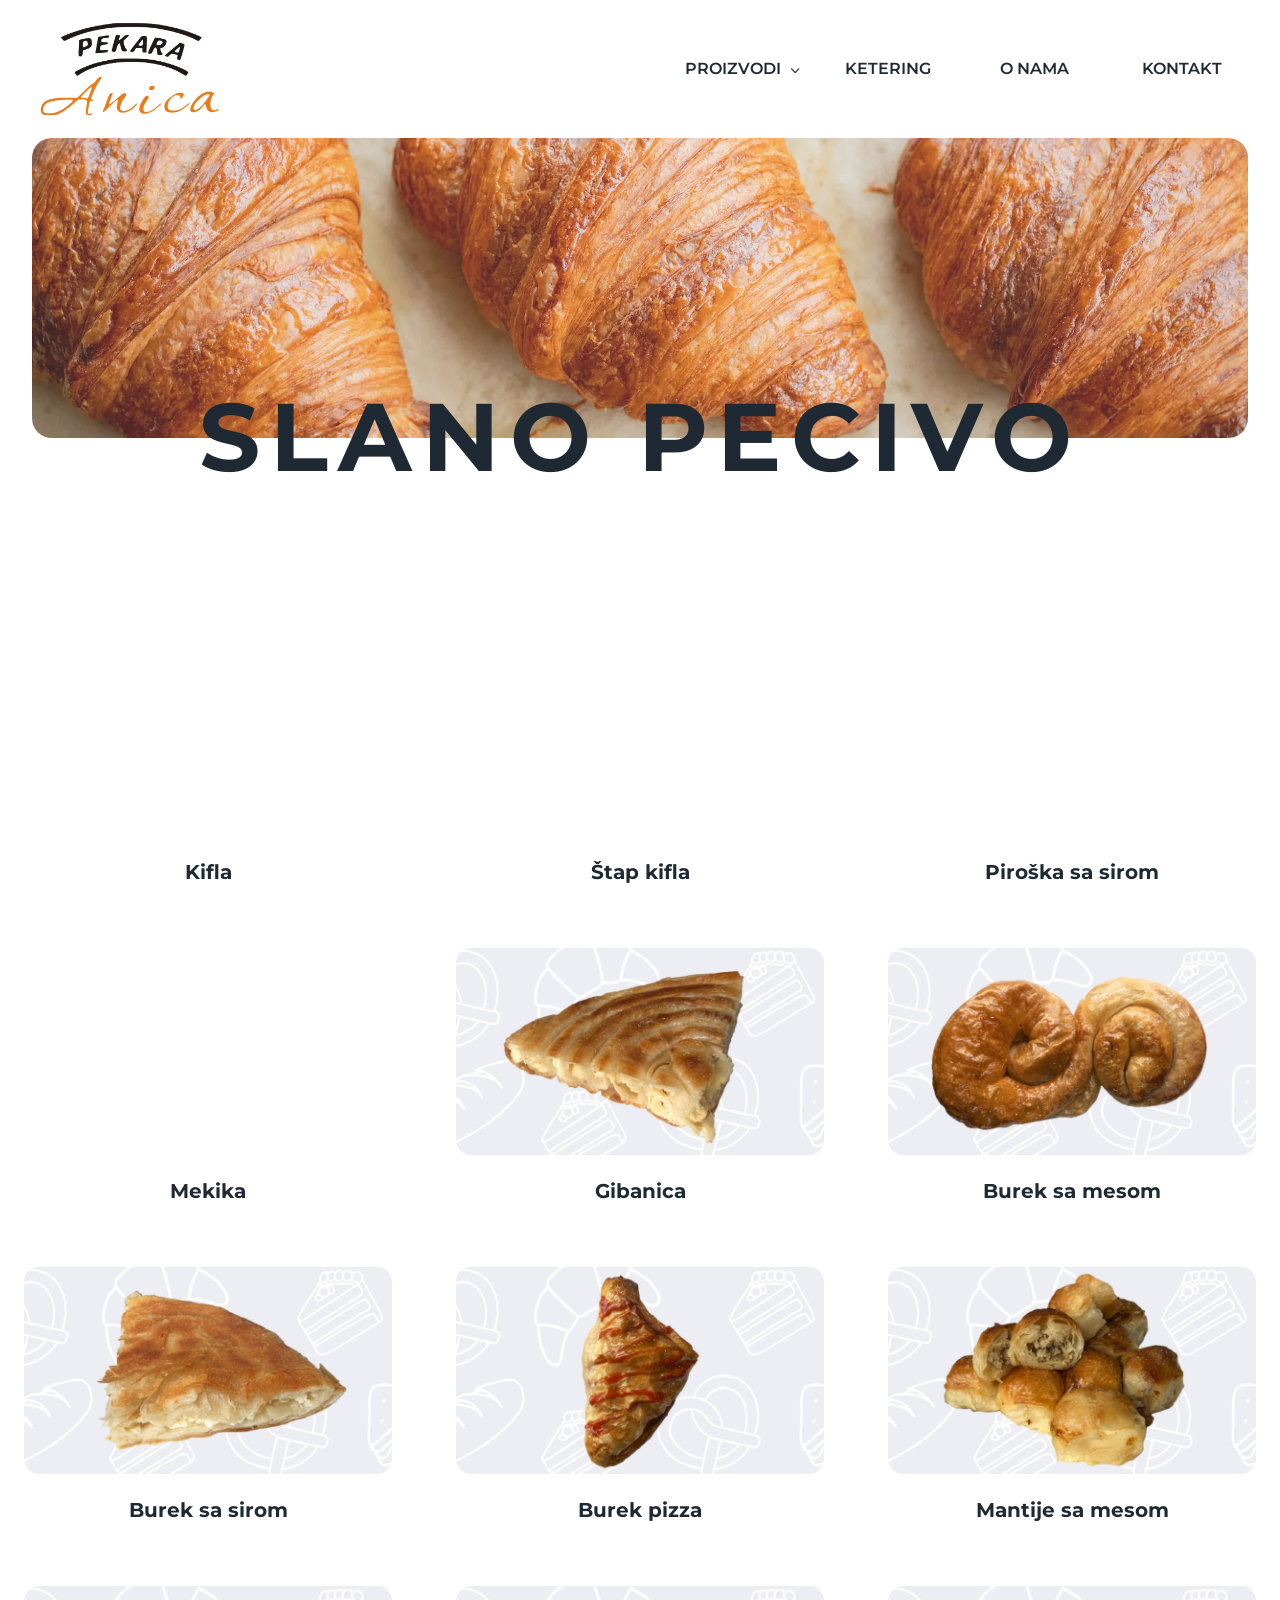
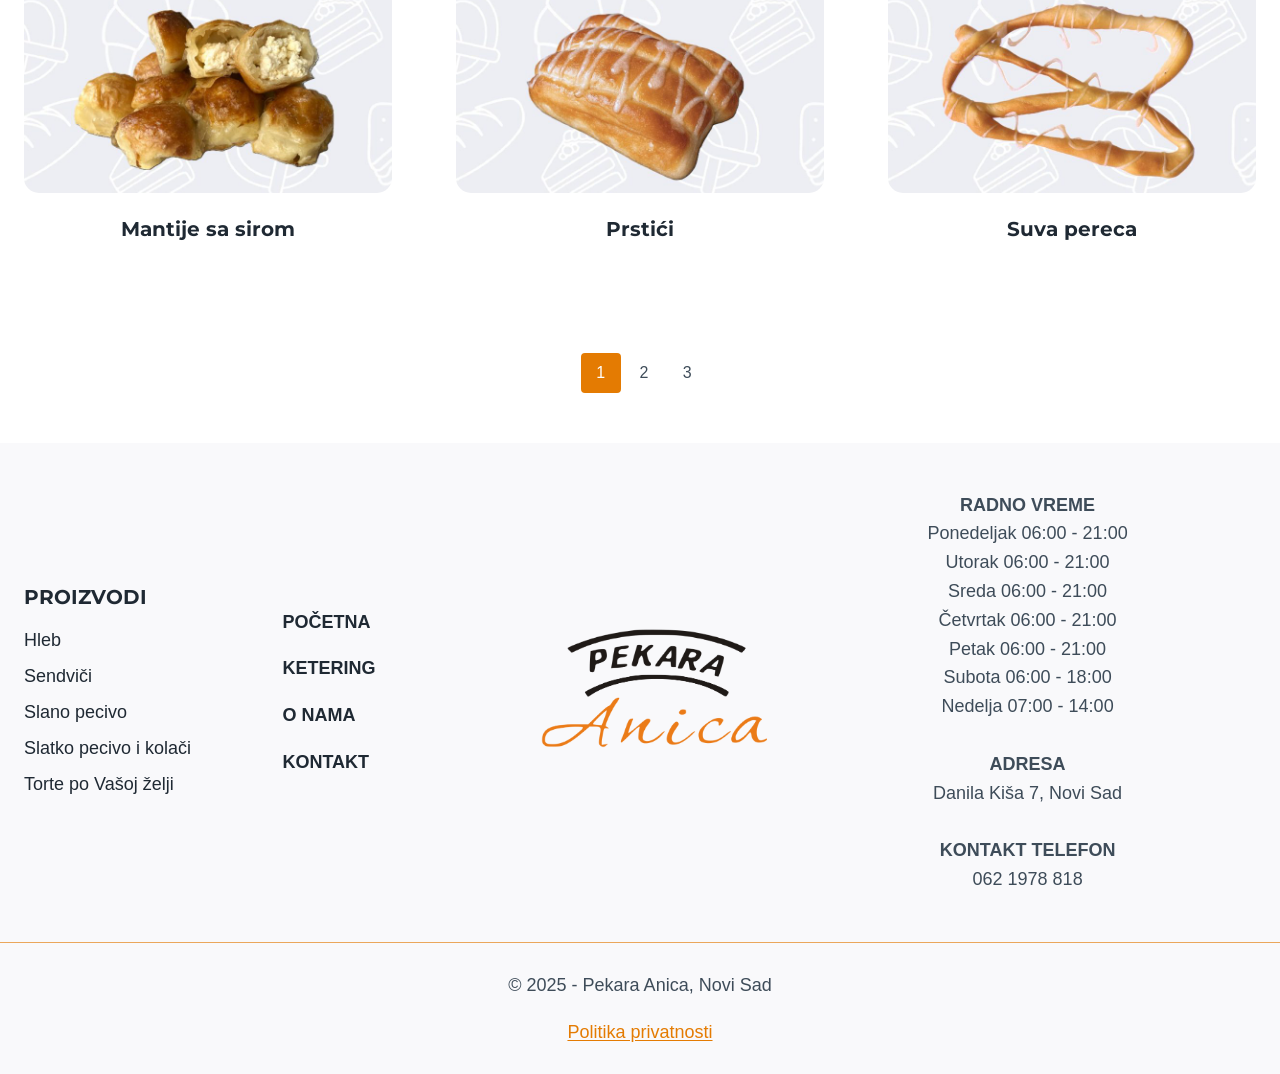
<file: slano-pecivo/index.html>
<!DOCTYPE html>
<html lang="en-US" class="no-js" itemtype="https://schema.org/WebPage" itemscope>
<head><meta charset="UTF-8">
	
	<meta name="viewport" content="width=device-width, initial-scale=1, minimum-scale=1">
	<meta name="robots" content="index, follow, max-image-preview:large, max-snippet:-1, max-video-preview:-1">

	<!-- This site is optimized with the Yoast SEO plugin v26.5 - https://yoast.com/wordpress/plugins/seo/ -->
	<title>Slano pecivo - Pekara Anica</title>
	<meta name="description" content="Veliki izbor slanog peciva, sveže, hrskavo i savršeno za doručak ili užinu. Od bureka i pite do integralnog peciva, po nešto za svačiji ukus.">
	<link rel="canonical" href="/slano-pecivo/">
	<link rel="next" href="/slano-pecivo/2/">
	<meta property="og:locale" content="en_US">
	<meta property="og:type" content="article">
	<meta property="og:title" content="Slano pecivo - Pekara Anica">
	<meta property="og:description" content="Veliki izbor slanog peciva, sveže, hrskavo i savršeno za doručak ili užinu. Od bureka i pite do integralnog peciva, po nešto za svačiji ukus.">
	<meta property="og:url" content="/slano-pecivo/">
	<meta property="og:site_name" content="Pekara Anica">
	<meta property="article:publisher" content="https://www.facebook.com/pekaraanica">
	<meta property="article:modified_time" content="2025-11-23T14:03:43+00:00">
	<meta property="og:image" content="/wp-content/uploads/2025/11/kifla.jpg">
	<meta property="og:image:width" content="1200">
	<meta property="og:image:height" content="675">
	<meta property="og:image:type" content="image/jpeg">
	<meta name="twitter:card" content="summary_large_image">
	<meta name="twitter:label1" content="Est. reading time">
	<meta name="twitter:data1" content="18 minutes">
	<script type="application/ld+json" class="yoast-schema-graph">{"@context":"https://schema.org","@graph":[{"@type":"WebPage","@id":"/slano-pecivo/","url":"/slano-pecivo/","name":"Slano pecivo - Pekara Anica","isPartOf":{"@id":"/#website"},"primaryImageOfPage":{"@id":"/slano-pecivo/#primaryimage"},"image":{"@id":"/slano-pecivo/#primaryimage"},"thumbnailUrl":"/wp-content/uploads/2025/11/kifla.jpg","datePublished":"2025-07-01T20:34:38+00:00","dateModified":"2025-11-23T14:03:43+00:00","description":"Veliki izbor slanog peciva, sveže, hrskavo i savršeno za doručak ili užinu. Od bureka i pite do integralnog peciva, po nešto za svačiji ukus.","inLanguage":"en-US","potentialAction":[{"@type":"ReadAction","target":["/slano-pecivo/"]}]},{"@type":"ImageObject","inLanguage":"en-US","@id":"/slano-pecivo/#primaryimage","url":"/wp-content/uploads/2025/11/kifla.jpg","contentUrl":"/wp-content/uploads/2025/11/kifla.jpg","width":1200,"height":675,"caption":"Kifla"},{"@type":"WebSite","@id":"/#website","url":"/","name":"Pekara Anica","description":"Sveže pecivo svakog dana","publisher":{"@id":"/#organization"},"potentialAction":[{"@type":"SearchAction","target":{"@type":"EntryPoint","urlTemplate":"/?s={search_term_string}"},"query-input":{"@type":"PropertyValueSpecification","valueRequired":true,"valueName":"search_term_string"}}],"inLanguage":"en-US"},{"@type":"Organization","@id":"/#organization","name":"Anica","url":"/","logo":{"@type":"ImageObject","inLanguage":"en-US","@id":"/#/schema/logo/image/","url":"/wp-content/uploads/2025/11/logo.png","contentUrl":"/wp-content/uploads/2025/11/logo.png","width":650,"height":355,"caption":"Anica"},"image":{"@id":"/#/schema/logo/image/"},"sameAs":["https://www.facebook.com/pekaraanica"]}]}</script>
	<!-- / Yoast SEO plugin. -->


<link rel="alternate" type="application/rss+xml" title="Pekara Anica » Feed" href="/feed/">
<link rel="alternate" type="application/rss+xml" title="Pekara Anica » Comments Feed" href="/comments/feed/">
			<script>document.documentElement.classList.remove( 'no-js' );</script>
			<link rel="alternate" title="oEmbed (JSON)" type="application/json+oembed" href="/wp-json/oembed/1.0/embed?url=%2Fslano-pecivo%2F">
<link rel="alternate" title="oEmbed (XML)" type="text/xml+oembed" href="/wp-json/oembed/1.0/embed?url=%2Fslano-pecivo%2F&amp;format=xml">
<style id="wp-img-auto-sizes-contain-inline-css">
img:is([sizes=auto i],[sizes^="auto," i]){contain-intrinsic-size:3000px 1500px}
/*# sourceURL=wp-img-auto-sizes-contain-inline-css */
</style>
<style id="wp-emoji-styles-inline-css">

	img.wp-smiley, img.emoji {
		display: inline !important;
		border: none !important;
		box-shadow: none !important;
		height: 1em !important;
		width: 1em !important;
		margin: 0 0.07em !important;
		vertical-align: -0.1em !important;
		background: none !important;
		padding: 0 !important;
	}
/*# sourceURL=wp-emoji-styles-inline-css */
</style>
<style id="wp-block-library-inline-css">
:root{--wp-block-synced-color:#7a00df;--wp-block-synced-color--rgb:122,0,223;--wp-bound-block-color:var(--wp-block-synced-color);--wp-editor-canvas-background:#ddd;--wp-admin-theme-color:#007cba;--wp-admin-theme-color--rgb:0,124,186;--wp-admin-theme-color-darker-10:#006ba1;--wp-admin-theme-color-darker-10--rgb:0,107,160.5;--wp-admin-theme-color-darker-20:#005a87;--wp-admin-theme-color-darker-20--rgb:0,90,135;--wp-admin-border-width-focus:2px}@media (min-resolution:192dpi){:root{--wp-admin-border-width-focus:1.5px}}.wp-element-button{cursor:pointer}:root .has-very-light-gray-background-color{background-color:#eee}:root .has-very-dark-gray-background-color{background-color:#313131}:root .has-very-light-gray-color{color:#eee}:root .has-very-dark-gray-color{color:#313131}:root .has-vivid-green-cyan-to-vivid-cyan-blue-gradient-background{background:linear-gradient(135deg,#00d084,#0693e3)}:root .has-purple-crush-gradient-background{background:linear-gradient(135deg,#34e2e4,#4721fb 50%,#ab1dfe)}:root .has-hazy-dawn-gradient-background{background:linear-gradient(135deg,#faaca8,#dad0ec)}:root .has-subdued-olive-gradient-background{background:linear-gradient(135deg,#fafae1,#67a671)}:root .has-atomic-cream-gradient-background{background:linear-gradient(135deg,#fdd79a,#004a59)}:root .has-nightshade-gradient-background{background:linear-gradient(135deg,#330968,#31cdcf)}:root .has-midnight-gradient-background{background:linear-gradient(135deg,#020381,#2874fc)}:root{--wp--preset--font-size--normal:16px;--wp--preset--font-size--huge:42px}.has-regular-font-size{font-size:1em}.has-larger-font-size{font-size:2.625em}.has-normal-font-size{font-size:var(--wp--preset--font-size--normal)}.has-huge-font-size{font-size:var(--wp--preset--font-size--huge)}.has-text-align-center{text-align:center}.has-text-align-left{text-align:left}.has-text-align-right{text-align:right}.has-fit-text{white-space:nowrap!important}#end-resizable-editor-section{display:none}.aligncenter{clear:both}.items-justified-left{justify-content:flex-start}.items-justified-center{justify-content:center}.items-justified-right{justify-content:flex-end}.items-justified-space-between{justify-content:space-between}.screen-reader-text{border:0;clip-path:inset(50%);height:1px;margin:-1px;overflow:hidden;padding:0;position:absolute;width:1px;word-wrap:normal!important}.screen-reader-text:focus{background-color:#ddd;clip-path:none;color:#444;display:block;font-size:1em;height:auto;left:5px;line-height:normal;padding:15px 23px 14px;text-decoration:none;top:5px;width:auto;z-index:100000}html :where(.has-border-color){border-style:solid}html :where([style*=border-top-color]){border-top-style:solid}html :where([style*=border-right-color]){border-right-style:solid}html :where([style*=border-bottom-color]){border-bottom-style:solid}html :where([style*=border-left-color]){border-left-style:solid}html :where([style*=border-width]){border-style:solid}html :where([style*=border-top-width]){border-top-style:solid}html :where([style*=border-right-width]){border-right-style:solid}html :where([style*=border-bottom-width]){border-bottom-style:solid}html :where([style*=border-left-width]){border-left-style:solid}html :where(img[class*=wp-image-]){height:auto;max-width:100%}:where(figure){margin:0 0 1em}html :where(.is-position-sticky){--wp-admin--admin-bar--position-offset:var(--wp-admin--admin-bar--height,0px)}@media screen and (max-width:600px){html :where(.is-position-sticky){--wp-admin--admin-bar--position-offset:0px}}

/*# sourceURL=wp-block-library-inline-css */
</style><style id="wp-block-image-inline-css">
.wp-block-image>a,.wp-block-image>figure>a{display:inline-block}.wp-block-image img{box-sizing:border-box;height:auto;max-width:100%;vertical-align:bottom}@media not (prefers-reduced-motion){.wp-block-image img.hide{visibility:hidden}.wp-block-image img.show{animation:show-content-image .4s}}.wp-block-image[style*=border-radius] img,.wp-block-image[style*=border-radius]>a{border-radius:inherit}.wp-block-image.has-custom-border img{box-sizing:border-box}.wp-block-image.aligncenter{text-align:center}.wp-block-image.alignfull>a,.wp-block-image.alignwide>a{width:100%}.wp-block-image.alignfull img,.wp-block-image.alignwide img{height:auto;width:100%}.wp-block-image .aligncenter,.wp-block-image .alignleft,.wp-block-image .alignright,.wp-block-image.aligncenter,.wp-block-image.alignleft,.wp-block-image.alignright{display:table}.wp-block-image .aligncenter>figcaption,.wp-block-image .alignleft>figcaption,.wp-block-image .alignright>figcaption,.wp-block-image.aligncenter>figcaption,.wp-block-image.alignleft>figcaption,.wp-block-image.alignright>figcaption{caption-side:bottom;display:table-caption}.wp-block-image .alignleft{float:left;margin:.5em 1em .5em 0}.wp-block-image .alignright{float:right;margin:.5em 0 .5em 1em}.wp-block-image .aligncenter{margin-left:auto;margin-right:auto}.wp-block-image :where(figcaption){margin-bottom:1em;margin-top:.5em}.wp-block-image.is-style-circle-mask img{border-radius:9999px}@supports ((-webkit-mask-image:none) or (mask-image:none)) or (-webkit-mask-image:none){.wp-block-image.is-style-circle-mask img{border-radius:0;-webkit-mask-image:url('data:image/svg+xml;utf8,<svg viewBox="0 0 100 100" xmlns="http://www.w3.org/2000/svg"><circle cx="50" cy="50" r="50"/>');mask-image:url('data:image/svg+xml;utf8,<svg viewBox="0 0 100 100" xmlns="http://www.w3.org/2000/svg"><circle cx="50" cy="50" r="50"/>');mask-mode:alpha;-webkit-mask-position:center;mask-position:center;-webkit-mask-repeat:no-repeat;mask-repeat:no-repeat;-webkit-mask-size:contain;mask-size:contain}}:root :where(.wp-block-image.is-style-rounded img,.wp-block-image .is-style-rounded img){border-radius:9999px}.wp-block-image figure{margin:0}.wp-lightbox-container{display:flex;flex-direction:column;position:relative}.wp-lightbox-container img{cursor:zoom-in}.wp-lightbox-container img:hover+button{opacity:1}.wp-lightbox-container button{align-items:center;backdrop-filter:blur(16px) saturate(180%);background-color:#5a5a5a40;border:none;border-radius:4px;cursor:zoom-in;display:flex;height:20px;justify-content:center;opacity:0;padding:0;position:absolute;right:16px;text-align:center;top:16px;width:20px;z-index:100}@media not (prefers-reduced-motion){.wp-lightbox-container button{transition:opacity .2s ease}}.wp-lightbox-container button:focus-visible{outline:3px auto #5a5a5a40;outline:3px auto -webkit-focus-ring-color;outline-offset:3px}.wp-lightbox-container button:hover{cursor:pointer;opacity:1}.wp-lightbox-container button:focus{opacity:1}.wp-lightbox-container button:focus,.wp-lightbox-container button:hover,.wp-lightbox-container button:not(:hover):not(:active):not(.has-background){background-color:#5a5a5a40;border:none}.wp-lightbox-overlay{box-sizing:border-box;cursor:zoom-out;height:100vh;left:0;overflow:hidden;position:fixed;top:0;visibility:hidden;width:100%;z-index:100000}.wp-lightbox-overlay .close-button{align-items:center;cursor:pointer;display:flex;justify-content:center;min-height:40px;min-width:40px;padding:0;position:absolute;right:calc(env(safe-area-inset-right) + 16px);top:calc(env(safe-area-inset-top) + 16px);z-index:5000000}.wp-lightbox-overlay .close-button:focus,.wp-lightbox-overlay .close-button:hover,.wp-lightbox-overlay .close-button:not(:hover):not(:active):not(.has-background){background:none;border:none}.wp-lightbox-overlay .lightbox-image-container{height:var(--wp--lightbox-container-height);left:50%;overflow:hidden;position:absolute;top:50%;transform:translate(-50%,-50%);transform-origin:top left;width:var(--wp--lightbox-container-width);z-index:9999999999}.wp-lightbox-overlay .wp-block-image{align-items:center;box-sizing:border-box;display:flex;height:100%;justify-content:center;margin:0;position:relative;transform-origin:0 0;width:100%;z-index:3000000}.wp-lightbox-overlay .wp-block-image img{height:var(--wp--lightbox-image-height);min-height:var(--wp--lightbox-image-height);min-width:var(--wp--lightbox-image-width);width:var(--wp--lightbox-image-width)}.wp-lightbox-overlay .wp-block-image figcaption{display:none}.wp-lightbox-overlay button{background:none;border:none}.wp-lightbox-overlay .scrim{background-color:#fff;height:100%;opacity:.9;position:absolute;width:100%;z-index:2000000}.wp-lightbox-overlay.active{visibility:visible}@media not (prefers-reduced-motion){.wp-lightbox-overlay.active{animation:turn-on-visibility .25s both}.wp-lightbox-overlay.active img{animation:turn-on-visibility .35s both}.wp-lightbox-overlay.show-closing-animation:not(.active){animation:turn-off-visibility .35s both}.wp-lightbox-overlay.show-closing-animation:not(.active) img{animation:turn-off-visibility .25s both}.wp-lightbox-overlay.zoom.active{animation:none;opacity:1;visibility:visible}.wp-lightbox-overlay.zoom.active .lightbox-image-container{animation:lightbox-zoom-in .4s}.wp-lightbox-overlay.zoom.active .lightbox-image-container img{animation:none}.wp-lightbox-overlay.zoom.active .scrim{animation:turn-on-visibility .4s forwards}.wp-lightbox-overlay.zoom.show-closing-animation:not(.active){animation:none}.wp-lightbox-overlay.zoom.show-closing-animation:not(.active) .lightbox-image-container{animation:lightbox-zoom-out .4s}.wp-lightbox-overlay.zoom.show-closing-animation:not(.active) .lightbox-image-container img{animation:none}.wp-lightbox-overlay.zoom.show-closing-animation:not(.active) .scrim{animation:turn-off-visibility .4s forwards}}@keyframes show-content-image{0%{visibility:hidden}99%{visibility:hidden}to{visibility:visible}}@keyframes turn-on-visibility{0%{opacity:0}to{opacity:1}}@keyframes turn-off-visibility{0%{opacity:1;visibility:visible}99%{opacity:0;visibility:visible}to{opacity:0;visibility:hidden}}@keyframes lightbox-zoom-in{0%{transform:translate(calc((-100vw + var(--wp--lightbox-scrollbar-width))/2 + var(--wp--lightbox-initial-left-position)),calc(-50vh + var(--wp--lightbox-initial-top-position))) scale(var(--wp--lightbox-scale))}to{transform:translate(-50%,-50%) scale(1)}}@keyframes lightbox-zoom-out{0%{transform:translate(-50%,-50%) scale(1);visibility:visible}99%{visibility:visible}to{transform:translate(calc((-100vw + var(--wp--lightbox-scrollbar-width))/2 + var(--wp--lightbox-initial-left-position)),calc(-50vh + var(--wp--lightbox-initial-top-position))) scale(var(--wp--lightbox-scale));visibility:hidden}}
/*# sourceURL=/wp-includes/blocks/image/style.min.css */
</style>
<style id="wp-block-group-inline-css">
.wp-block-group{box-sizing:border-box}:where(.wp-block-group.wp-block-group-is-layout-constrained){position:relative}
/*# sourceURL=/wp-includes/blocks/group/style.min.css */
</style>
<style id="wp-block-paragraph-inline-css">
.is-small-text{font-size:.875em}.is-regular-text{font-size:1em}.is-large-text{font-size:2.25em}.is-larger-text{font-size:3em}.has-drop-cap:not(:focus):first-letter{float:left;font-size:8.4em;font-style:normal;font-weight:100;line-height:.68;margin:.05em .1em 0 0;text-transform:uppercase}body.rtl .has-drop-cap:not(:focus):first-letter{float:none;margin-left:.1em}p.has-drop-cap.has-background{overflow:hidden}:root :where(p.has-background){padding:1.25em 2.375em}:where(p.has-text-color:not(.has-link-color)) a{color:inherit}p.has-text-align-left[style*="writing-mode:vertical-lr"],p.has-text-align-right[style*="writing-mode:vertical-rl"]{rotate:180deg}
/*# sourceURL=/wp-includes/blocks/paragraph/style.min.css */
</style>
<style id="global-styles-inline-css">
:root{--wp--preset--aspect-ratio--square: 1;--wp--preset--aspect-ratio--4-3: 4/3;--wp--preset--aspect-ratio--3-4: 3/4;--wp--preset--aspect-ratio--3-2: 3/2;--wp--preset--aspect-ratio--2-3: 2/3;--wp--preset--aspect-ratio--16-9: 16/9;--wp--preset--aspect-ratio--9-16: 9/16;--wp--preset--color--black: #000000;--wp--preset--color--cyan-bluish-gray: #abb8c3;--wp--preset--color--white: #ffffff;--wp--preset--color--pale-pink: #f78da7;--wp--preset--color--vivid-red: #cf2e2e;--wp--preset--color--luminous-vivid-orange: #ff6900;--wp--preset--color--luminous-vivid-amber: #fcb900;--wp--preset--color--light-green-cyan: #7bdcb5;--wp--preset--color--vivid-green-cyan: #00d084;--wp--preset--color--pale-cyan-blue: #8ed1fc;--wp--preset--color--vivid-cyan-blue: #0693e3;--wp--preset--color--vivid-purple: #9b51e0;--wp--preset--color--theme-palette-1: var(--global-palette1);--wp--preset--color--theme-palette-2: var(--global-palette2);--wp--preset--color--theme-palette-3: var(--global-palette3);--wp--preset--color--theme-palette-4: var(--global-palette4);--wp--preset--color--theme-palette-5: var(--global-palette5);--wp--preset--color--theme-palette-6: var(--global-palette6);--wp--preset--color--theme-palette-7: var(--global-palette7);--wp--preset--color--theme-palette-8: var(--global-palette8);--wp--preset--color--theme-palette-9: var(--global-palette9);--wp--preset--color--theme-palette-10: var(--global-palette10);--wp--preset--color--theme-palette-11: var(--global-palette11);--wp--preset--color--theme-palette-12: var(--global-palette12);--wp--preset--color--theme-palette-13: var(--global-palette13);--wp--preset--color--theme-palette-14: var(--global-palette14);--wp--preset--color--theme-palette-15: var(--global-palette15);--wp--preset--gradient--vivid-cyan-blue-to-vivid-purple: linear-gradient(135deg,rgb(6,147,227) 0%,rgb(155,81,224) 100%);--wp--preset--gradient--light-green-cyan-to-vivid-green-cyan: linear-gradient(135deg,rgb(122,220,180) 0%,rgb(0,208,130) 100%);--wp--preset--gradient--luminous-vivid-amber-to-luminous-vivid-orange: linear-gradient(135deg,rgb(252,185,0) 0%,rgb(255,105,0) 100%);--wp--preset--gradient--luminous-vivid-orange-to-vivid-red: linear-gradient(135deg,rgb(255,105,0) 0%,rgb(207,46,46) 100%);--wp--preset--gradient--very-light-gray-to-cyan-bluish-gray: linear-gradient(135deg,rgb(238,238,238) 0%,rgb(169,184,195) 100%);--wp--preset--gradient--cool-to-warm-spectrum: linear-gradient(135deg,rgb(74,234,220) 0%,rgb(151,120,209) 20%,rgb(207,42,186) 40%,rgb(238,44,130) 60%,rgb(251,105,98) 80%,rgb(254,248,76) 100%);--wp--preset--gradient--blush-light-purple: linear-gradient(135deg,rgb(255,206,236) 0%,rgb(152,150,240) 100%);--wp--preset--gradient--blush-bordeaux: linear-gradient(135deg,rgb(254,205,165) 0%,rgb(254,45,45) 50%,rgb(107,0,62) 100%);--wp--preset--gradient--luminous-dusk: linear-gradient(135deg,rgb(255,203,112) 0%,rgb(199,81,192) 50%,rgb(65,88,208) 100%);--wp--preset--gradient--pale-ocean: linear-gradient(135deg,rgb(255,245,203) 0%,rgb(182,227,212) 50%,rgb(51,167,181) 100%);--wp--preset--gradient--electric-grass: linear-gradient(135deg,rgb(202,248,128) 0%,rgb(113,206,126) 100%);--wp--preset--gradient--midnight: linear-gradient(135deg,rgb(2,3,129) 0%,rgb(40,116,252) 100%);--wp--preset--font-size--small: var(--global-font-size-small);--wp--preset--font-size--medium: var(--global-font-size-medium);--wp--preset--font-size--large: var(--global-font-size-large);--wp--preset--font-size--x-large: 42px;--wp--preset--font-size--larger: var(--global-font-size-larger);--wp--preset--font-size--xxlarge: var(--global-font-size-xxlarge);--wp--preset--spacing--20: 0.44rem;--wp--preset--spacing--30: 0.67rem;--wp--preset--spacing--40: 1rem;--wp--preset--spacing--50: 1.5rem;--wp--preset--spacing--60: 2.25rem;--wp--preset--spacing--70: 3.38rem;--wp--preset--spacing--80: 5.06rem;--wp--preset--shadow--natural: 6px 6px 9px rgba(0, 0, 0, 0.2);--wp--preset--shadow--deep: 12px 12px 50px rgba(0, 0, 0, 0.4);--wp--preset--shadow--sharp: 6px 6px 0px rgba(0, 0, 0, 0.2);--wp--preset--shadow--outlined: 6px 6px 0px -3px rgb(255, 255, 255), 6px 6px rgb(0, 0, 0);--wp--preset--shadow--crisp: 6px 6px 0px rgb(0, 0, 0);}:where(.is-layout-flex){gap: 0.5em;}:where(.is-layout-grid){gap: 0.5em;}body .is-layout-flex{display: flex;}.is-layout-flex{flex-wrap: wrap;align-items: center;}.is-layout-flex > :is(*, div){margin: 0;}body .is-layout-grid{display: grid;}.is-layout-grid > :is(*, div){margin: 0;}:where(.wp-block-columns.is-layout-flex){gap: 2em;}:where(.wp-block-columns.is-layout-grid){gap: 2em;}:where(.wp-block-post-template.is-layout-flex){gap: 1.25em;}:where(.wp-block-post-template.is-layout-grid){gap: 1.25em;}.has-black-color{color: var(--wp--preset--color--black) !important;}.has-cyan-bluish-gray-color{color: var(--wp--preset--color--cyan-bluish-gray) !important;}.has-white-color{color: var(--wp--preset--color--white) !important;}.has-pale-pink-color{color: var(--wp--preset--color--pale-pink) !important;}.has-vivid-red-color{color: var(--wp--preset--color--vivid-red) !important;}.has-luminous-vivid-orange-color{color: var(--wp--preset--color--luminous-vivid-orange) !important;}.has-luminous-vivid-amber-color{color: var(--wp--preset--color--luminous-vivid-amber) !important;}.has-light-green-cyan-color{color: var(--wp--preset--color--light-green-cyan) !important;}.has-vivid-green-cyan-color{color: var(--wp--preset--color--vivid-green-cyan) !important;}.has-pale-cyan-blue-color{color: var(--wp--preset--color--pale-cyan-blue) !important;}.has-vivid-cyan-blue-color{color: var(--wp--preset--color--vivid-cyan-blue) !important;}.has-vivid-purple-color{color: var(--wp--preset--color--vivid-purple) !important;}.has-black-background-color{background-color: var(--wp--preset--color--black) !important;}.has-cyan-bluish-gray-background-color{background-color: var(--wp--preset--color--cyan-bluish-gray) !important;}.has-white-background-color{background-color: var(--wp--preset--color--white) !important;}.has-pale-pink-background-color{background-color: var(--wp--preset--color--pale-pink) !important;}.has-vivid-red-background-color{background-color: var(--wp--preset--color--vivid-red) !important;}.has-luminous-vivid-orange-background-color{background-color: var(--wp--preset--color--luminous-vivid-orange) !important;}.has-luminous-vivid-amber-background-color{background-color: var(--wp--preset--color--luminous-vivid-amber) !important;}.has-light-green-cyan-background-color{background-color: var(--wp--preset--color--light-green-cyan) !important;}.has-vivid-green-cyan-background-color{background-color: var(--wp--preset--color--vivid-green-cyan) !important;}.has-pale-cyan-blue-background-color{background-color: var(--wp--preset--color--pale-cyan-blue) !important;}.has-vivid-cyan-blue-background-color{background-color: var(--wp--preset--color--vivid-cyan-blue) !important;}.has-vivid-purple-background-color{background-color: var(--wp--preset--color--vivid-purple) !important;}.has-black-border-color{border-color: var(--wp--preset--color--black) !important;}.has-cyan-bluish-gray-border-color{border-color: var(--wp--preset--color--cyan-bluish-gray) !important;}.has-white-border-color{border-color: var(--wp--preset--color--white) !important;}.has-pale-pink-border-color{border-color: var(--wp--preset--color--pale-pink) !important;}.has-vivid-red-border-color{border-color: var(--wp--preset--color--vivid-red) !important;}.has-luminous-vivid-orange-border-color{border-color: var(--wp--preset--color--luminous-vivid-orange) !important;}.has-luminous-vivid-amber-border-color{border-color: var(--wp--preset--color--luminous-vivid-amber) !important;}.has-light-green-cyan-border-color{border-color: var(--wp--preset--color--light-green-cyan) !important;}.has-vivid-green-cyan-border-color{border-color: var(--wp--preset--color--vivid-green-cyan) !important;}.has-pale-cyan-blue-border-color{border-color: var(--wp--preset--color--pale-cyan-blue) !important;}.has-vivid-cyan-blue-border-color{border-color: var(--wp--preset--color--vivid-cyan-blue) !important;}.has-vivid-purple-border-color{border-color: var(--wp--preset--color--vivid-purple) !important;}.has-vivid-cyan-blue-to-vivid-purple-gradient-background{background: var(--wp--preset--gradient--vivid-cyan-blue-to-vivid-purple) !important;}.has-light-green-cyan-to-vivid-green-cyan-gradient-background{background: var(--wp--preset--gradient--light-green-cyan-to-vivid-green-cyan) !important;}.has-luminous-vivid-amber-to-luminous-vivid-orange-gradient-background{background: var(--wp--preset--gradient--luminous-vivid-amber-to-luminous-vivid-orange) !important;}.has-luminous-vivid-orange-to-vivid-red-gradient-background{background: var(--wp--preset--gradient--luminous-vivid-orange-to-vivid-red) !important;}.has-very-light-gray-to-cyan-bluish-gray-gradient-background{background: var(--wp--preset--gradient--very-light-gray-to-cyan-bluish-gray) !important;}.has-cool-to-warm-spectrum-gradient-background{background: var(--wp--preset--gradient--cool-to-warm-spectrum) !important;}.has-blush-light-purple-gradient-background{background: var(--wp--preset--gradient--blush-light-purple) !important;}.has-blush-bordeaux-gradient-background{background: var(--wp--preset--gradient--blush-bordeaux) !important;}.has-luminous-dusk-gradient-background{background: var(--wp--preset--gradient--luminous-dusk) !important;}.has-pale-ocean-gradient-background{background: var(--wp--preset--gradient--pale-ocean) !important;}.has-electric-grass-gradient-background{background: var(--wp--preset--gradient--electric-grass) !important;}.has-midnight-gradient-background{background: var(--wp--preset--gradient--midnight) !important;}.has-small-font-size{font-size: var(--wp--preset--font-size--small) !important;}.has-medium-font-size{font-size: var(--wp--preset--font-size--medium) !important;}.has-large-font-size{font-size: var(--wp--preset--font-size--large) !important;}.has-x-large-font-size{font-size: var(--wp--preset--font-size--x-large) !important;}
/*# sourceURL=global-styles-inline-css */
</style>

<style id="classic-theme-styles-inline-css">
/*! This file is auto-generated */
.wp-block-button__link{color:#fff;background-color:#32373c;border-radius:9999px;box-shadow:none;text-decoration:none;padding:calc(.667em + 2px) calc(1.333em + 2px);font-size:1.125em}.wp-block-file__button{background:#32373c;color:#fff;text-decoration:none}
/*# sourceURL=/wp-includes/css/classic-themes.min.css */
</style>
<link rel="stylesheet" id="parent-style-css" href="/wp-content/themes/kadence/style.css?ver=6.9" media="all">
<link rel="stylesheet" id="child-style-css" href="/wp-content/themes/kadence-child/style.css?ver=1.0" media="all">
<link rel="stylesheet" id="kadence-global-css" href="/wp-content/themes/kadence/assets/css/global.min.css?ver=1.4.2" media="all">
<style id="kadence-global-inline-css">
/* Kadence Base CSS */
:root{--global-palette1:#e47b02;--global-palette2:#ed8f0c;--global-palette3:#1f2933;--global-palette4:#3e4c59;--global-palette5:#52606d;--global-palette6:#7b8794;--global-palette7:#f3f4f7;--global-palette8:#f9f9fb;--global-palette9:#ffffff;--global-palette10:oklch(from var(--global-palette1) calc(l + 0.10 * (1 - l)) calc(c * 1.00) calc(h + 180) / 100%);--global-palette11:#13612e;--global-palette12:#1159af;--global-palette13:#b82105;--global-palette14:#f7630c;--global-palette15:#f5a524;--global-palette9rgb:255, 255, 255;--global-palette-highlight:var(--global-palette1);--global-palette-highlight-alt:var(--global-palette1);--global-palette-highlight-alt2:var(--global-palette9);--global-palette-btn-bg:var(--global-palette1);--global-palette-btn-bg-hover:#ffab35;--global-palette-btn:#ffffff;--global-palette-btn-hover:var(--global-palette9);--global-palette-btn-sec-bg:var(--global-palette7);--global-palette-btn-sec-bg-hover:var(--global-palette2);--global-palette-btn-sec:var(--global-palette3);--global-palette-btn-sec-hover:var(--global-palette9);--global-body-font-family:-apple-system,BlinkMacSystemFont,"Segoe UI",Roboto,Oxygen-Sans,Ubuntu,Cantarell,"Helvetica Neue",sans-serif, "Apple Color Emoji", "Segoe UI Emoji", "Segoe UI Symbol";--global-heading-font-family:Montserrat, sans-serif;--global-primary-nav-font-family:Montserrat, sans-serif;--global-fallback-font:sans-serif;--global-display-fallback-font:sans-serif;--global-content-width:1290px;--global-content-wide-width:calc(1290px + 230px);--global-content-narrow-width:842px;--global-content-edge-padding:1.5rem;--global-content-boxed-padding:2rem;--global-calc-content-width:calc(1290px - var(--global-content-edge-padding) - var(--global-content-edge-padding) );--wp--style--global--content-size:var(--global-calc-content-width);}.wp-site-blocks{--global-vw:calc( 100vw - ( 0.5 * var(--scrollbar-offset)));}body{background:var(--global-palette8);}body, input, select, optgroup, textarea{font-style:normal;font-weight:400;font-size:18px;line-height:1.6;font-family:var(--global-body-font-family);color:var(--global-palette4);}.content-bg, body.content-style-unboxed .site{background:var(--global-palette9);}h1,h2,h3,h4,h5,h6{font-family:var(--global-heading-font-family);}h1{font-style:normal;font-weight:700;font-size:50px;line-height:1.4;text-transform:capitalize;color:var(--global-palette3);}h2{font-style:normal;font-weight:700;font-size:32px;line-height:1.5;color:var(--global-palette3);}h3{font-style:normal;font-weight:700;font-size:27px;line-height:1.5;color:var(--global-palette3);}h4{font-style:normal;font-weight:700;font-size:24px;line-height:1.5;color:var(--global-palette3);}h5{font-style:normal;font-weight:700;font-size:22px;line-height:1.5;color:var(--global-palette3);}h6{font-style:normal;font-weight:600;font-size:19px;line-height:1.5;text-transform:capitalize;color:var(--global-palette1);}@media all and (max-width: 1024px){h1{font-size:45px;}}@media all and (max-width: 767px){h1{font-size:36px;}}.entry-hero .kadence-breadcrumbs{max-width:1290px;}.site-container, .site-header-row-layout-contained, .site-footer-row-layout-contained, .entry-hero-layout-contained, .comments-area, .alignfull > .wp-block-cover__inner-container, .alignwide > .wp-block-cover__inner-container{max-width:var(--global-content-width);}.content-width-narrow .content-container.site-container, .content-width-narrow .hero-container.site-container{max-width:var(--global-content-narrow-width);}@media all and (min-width: 1520px){.wp-site-blocks .content-container  .alignwide{margin-left:-115px;margin-right:-115px;width:unset;max-width:unset;}}@media all and (min-width: 1102px){.content-width-narrow .wp-site-blocks .content-container .alignwide{margin-left:-130px;margin-right:-130px;width:unset;max-width:unset;}}.content-style-boxed .wp-site-blocks .entry-content .alignwide{margin-left:calc( -1 * var( --global-content-boxed-padding ) );margin-right:calc( -1 * var( --global-content-boxed-padding ) );}.content-area{margin-top:5rem;margin-bottom:5rem;}@media all and (max-width: 1024px){.content-area{margin-top:3rem;margin-bottom:3rem;}}@media all and (max-width: 767px){.content-area{margin-top:2rem;margin-bottom:2rem;}}@media all and (max-width: 1024px){:root{--global-content-boxed-padding:2rem;}}@media all and (max-width: 767px){:root{--global-content-boxed-padding:1.5rem;}}.entry-content-wrap{padding:2rem;}@media all and (max-width: 1024px){.entry-content-wrap{padding:2rem;}}@media all and (max-width: 767px){.entry-content-wrap{padding:1.5rem;}}.entry.single-entry{box-shadow:0px 15px 15px -10px rgba(0,0,0,0.05);}.entry.loop-entry{box-shadow:0px 15px 15px -10px rgba(140,202,245,0.18);}.loop-entry .entry-content-wrap{padding:2rem;}@media all and (max-width: 1024px){.loop-entry .entry-content-wrap{padding:2rem;}}@media all and (max-width: 767px){.loop-entry .entry-content-wrap{padding:1.5rem;}}button, .button, .wp-block-button__link, input[type="button"], input[type="reset"], input[type="submit"], .fl-button, .elementor-button-wrapper .elementor-button, .wc-block-components-checkout-place-order-button, .wc-block-cart__submit{font-style:normal;font-weight:600;line-height:1.2;letter-spacing:0em;font-family:Montserrat, sans-serif;text-transform:capitalize;border-radius:100px;padding:17px 35px 17px 35px;box-shadow:0px 0px 0px -7px rgba(0,0,0,0);}.wp-block-button.is-style-outline .wp-block-button__link{padding:17px 35px 17px 35px;}button:hover, button:focus, button:active, .button:hover, .button:focus, .button:active, .wp-block-button__link:hover, .wp-block-button__link:focus, .wp-block-button__link:active, input[type="button"]:hover, input[type="button"]:focus, input[type="button"]:active, input[type="reset"]:hover, input[type="reset"]:focus, input[type="reset"]:active, input[type="submit"]:hover, input[type="submit"]:focus, input[type="submit"]:active, .elementor-button-wrapper .elementor-button:hover, .elementor-button-wrapper .elementor-button:focus, .elementor-button-wrapper .elementor-button:active, .wc-block-cart__submit:hover{box-shadow:0px 15px 25px -7px rgba(0,0,0,0);}.kb-button.kb-btn-global-outline.kb-btn-global-inherit{padding-top:calc(17px - 2px);padding-right:calc(35px - 2px);padding-bottom:calc(17px - 2px);padding-left:calc(35px - 2px);}button.button-style-secondary, .button.button-style-secondary, .wp-block-button__link.button-style-secondary, input[type="button"].button-style-secondary, input[type="reset"].button-style-secondary, input[type="submit"].button-style-secondary, .fl-button.button-style-secondary, .elementor-button-wrapper .elementor-button.button-style-secondary, .wc-block-components-checkout-place-order-button.button-style-secondary, .wc-block-cart__submit.button-style-secondary{font-style:normal;font-weight:600;line-height:1.2;letter-spacing:0em;font-family:Montserrat, sans-serif;text-transform:capitalize;}@media all and (min-width: 1025px){.transparent-header .entry-hero .entry-hero-container-inner{padding-top:80px;}}@media all and (max-width: 1024px){.mobile-transparent-header .entry-hero .entry-hero-container-inner{padding-top:80px;}}@media all and (max-width: 767px){.mobile-transparent-header .entry-hero .entry-hero-container-inner{padding-top:80px;}}.wp-site-blocks .page-title h1{font-style:normal;}.entry-hero.page-hero-section .entry-header{min-height:200px;}.loop-entry.type-post h2.entry-title{font-style:normal;font-size:24px;line-height:1.3;color:var(--global-palette3);}@media all and (max-width: 1024px){.loop-entry.type-post h2.entry-title{font-size:24px;}}
/* Kadence Header CSS */
@media all and (max-width: 1024px){.mobile-transparent-header #masthead{position:absolute;left:0px;right:0px;z-index:100;}.kadence-scrollbar-fixer.mobile-transparent-header #masthead{right:var(--scrollbar-offset,0);}.mobile-transparent-header #masthead, .mobile-transparent-header .site-top-header-wrap .site-header-row-container-inner, .mobile-transparent-header .site-main-header-wrap .site-header-row-container-inner, .mobile-transparent-header .site-bottom-header-wrap .site-header-row-container-inner{background:transparent;}.site-header-row-tablet-layout-fullwidth, .site-header-row-tablet-layout-standard{padding:0px;}}@media all and (min-width: 1025px){.transparent-header #masthead{position:absolute;left:0px;right:0px;z-index:100;}.transparent-header.kadence-scrollbar-fixer #masthead{right:var(--scrollbar-offset,0);}.transparent-header #masthead, .transparent-header .site-top-header-wrap .site-header-row-container-inner, .transparent-header .site-main-header-wrap .site-header-row-container-inner, .transparent-header .site-bottom-header-wrap .site-header-row-container-inner{background:transparent;}}.site-branding a.brand img{max-width:180px;}.site-branding a.brand img.svg-logo-image{width:180px;}@media all and (max-width: 767px){.site-branding a.brand img{max-width:100px;}.site-branding a.brand img.svg-logo-image{width:100px;}}.site-branding{padding:0px 0px 0px 0px;}@media all and (max-width: 1024px){.site-branding{padding:5px 0px 0px 0px;}}#masthead, #masthead .kadence-sticky-header.item-is-fixed:not(.item-at-start):not(.site-header-row-container):not(.site-main-header-wrap), #masthead .kadence-sticky-header.item-is-fixed:not(.item-at-start) > .site-header-row-container-inner{background:#ffffff;}.site-main-header-inner-wrap{min-height:80px;}.site-main-header-wrap .site-header-row-container-inner>.site-container{padding:20px 25px 20px 40px;}@media all and (max-width: 1024px){.site-main-header-wrap .site-header-row-container-inner>.site-container{padding:11px 50px 11px 35px;}}@media all and (max-width: 767px){.site-main-header-wrap .site-header-row-container-inner>.site-container{padding:3px 14px 3px 14px;}}.site-main-header-wrap.site-header-row-container.site-header-focus-item.site-header-row-layout-standard.kadence-sticky-header.item-is-fixed.item-is-stuck, .site-header-upper-inner-wrap.kadence-sticky-header.item-is-fixed.item-is-stuck, .site-header-inner-wrap.kadence-sticky-header.item-is-fixed.item-is-stuck, .site-top-header-wrap.site-header-row-container.site-header-focus-item.site-header-row-layout-standard.kadence-sticky-header.item-is-fixed.item-is-stuck, .site-bottom-header-wrap.site-header-row-container.site-header-focus-item.site-header-row-layout-standard.kadence-sticky-header.item-is-fixed.item-is-stuck{box-shadow:0px 0px 0px 0px rgba(0,0,0,0);}.header-navigation[class*="header-navigation-style-underline"] .header-menu-container.primary-menu-container>ul>li>a:after{width:calc( 100% - 1.7em);}.main-navigation .primary-menu-container > ul > li.menu-item > a{padding-left:calc(1.7em / 2);padding-right:calc(1.7em / 2);padding-top:0.6em;padding-bottom:0.6em;color:var(--global-palette3);}.main-navigation .primary-menu-container > ul > li.menu-item .dropdown-nav-special-toggle{right:calc(1.7em / 2);}.main-navigation .primary-menu-container > ul li.menu-item > a{font-style:normal;font-weight:600;font-size:16px;font-family:var(--global-primary-nav-font-family);}.main-navigation .primary-menu-container > ul > li.menu-item > a:hover{color:var(--global-palette-highlight);}.main-navigation .primary-menu-container > ul > li.menu-item.current-menu-item > a{color:var(--global-palette1);}.header-navigation .header-menu-container ul ul.sub-menu, .header-navigation .header-menu-container ul ul.submenu{background:var(--global-palette3);box-shadow:0px 2px 13px 0px rgba(0,0,0,0.1);}.header-navigation .header-menu-container ul ul li.menu-item, .header-menu-container ul.menu > li.kadence-menu-mega-enabled > ul > li.menu-item > a{border-bottom:1px solid rgba(255,255,255,0.1);border-radius:0px 0px 0px 0px;}.header-navigation .header-menu-container ul ul li.menu-item > a{width:200px;padding-top:1em;padding-bottom:1em;color:var(--global-palette9);font-style:normal;font-size:16px;}.header-navigation .header-menu-container ul ul li.menu-item > a:hover{color:var(--global-palette9);background:var(--global-palette1);border-radius:0px 0px 0px 0px;}.header-navigation .header-menu-container ul ul li.menu-item.current-menu-item > a{color:var(--global-palette9);background:var(--global-palette1);border-radius:0px 0px 0px 0px;}.mobile-toggle-open-container .menu-toggle-open, .mobile-toggle-open-container .menu-toggle-open:focus{color:var(--global-palette3);padding:0.4em 0.6em 0.4em 0.6em;font-size:14px;}.mobile-toggle-open-container .menu-toggle-open.menu-toggle-style-bordered{border:1px solid currentColor;}.mobile-toggle-open-container .menu-toggle-open .menu-toggle-icon{font-size:30px;}.mobile-toggle-open-container .menu-toggle-open:hover, .mobile-toggle-open-container .menu-toggle-open:focus-visible{color:var(--global-palette-highlight);}.mobile-navigation ul li{font-style:normal;font-weight:600;font-size:18px;line-height:1.2;font-family:Montserrat, sans-serif;}.mobile-navigation ul li a{padding-top:1em;padding-bottom:1em;}.mobile-navigation ul li > a, .mobile-navigation ul li.menu-item-has-children > .drawer-nav-drop-wrap{color:var(--global-palette8);}.mobile-navigation ul li.current-menu-item > a, .mobile-navigation ul li.current-menu-item.menu-item-has-children > .drawer-nav-drop-wrap{color:var(--global-palette-highlight);}.mobile-navigation ul li.menu-item-has-children .drawer-nav-drop-wrap, .mobile-navigation ul li:not(.menu-item-has-children) a{border-bottom:1px solid rgba(255,255,255,0.1);}.mobile-navigation:not(.drawer-navigation-parent-toggle-true) ul li.menu-item-has-children .drawer-nav-drop-wrap button{border-left:1px solid rgba(255,255,255,0.1);}#mobile-drawer .drawer-inner, #mobile-drawer.popup-drawer-layout-fullwidth.popup-drawer-animation-slice .pop-portion-bg, #mobile-drawer.popup-drawer-layout-fullwidth.popup-drawer-animation-slice.pop-animated.show-drawer .drawer-inner{background:var(--global-palette3);}#mobile-drawer .drawer-header .drawer-toggle{padding:0.6em 0.15em 0.6em 0.15em;font-size:24px;}
/* Kadence Footer CSS */
#colophon{background:var(--global-palette8);}.site-middle-footer-inner-wrap{padding-top:30px;padding-bottom:30px;grid-column-gap:30px;grid-row-gap:30px;}.site-middle-footer-inner-wrap .widget{margin-bottom:30px;}.site-middle-footer-inner-wrap .site-footer-section:not(:last-child):after{right:calc(-30px / 2);}@media all and (max-width: 767px){.site-middle-footer-inner-wrap{grid-column-gap:20px;grid-row-gap:20px;}.site-middle-footer-inner-wrap .site-footer-section:not(:last-child):after{right:calc(-20px / 2);}}.site-bottom-footer-wrap .site-footer-row-container-inner{border-top:1px solid rgba(228,123,2,0.64);}.site-bottom-footer-inner-wrap{padding-top:10px;padding-bottom:10px;grid-column-gap:30px;}.site-bottom-footer-inner-wrap .widget{margin-bottom:30px;}.site-bottom-footer-inner-wrap .site-footer-section:not(:last-child):after{right:calc(-30px / 2);}
/*# sourceURL=kadence-global-inline-css */
</style>
<link rel="stylesheet" id="kadence-header-css" href="/wp-content/themes/kadence/assets/css/header.min.css?ver=1.4.2" media="all">
<link rel="stylesheet" id="kadence-content-css" href="/wp-content/themes/kadence/assets/css/content.min.css?ver=1.4.2" media="all">
<link rel="stylesheet" id="kadence-footer-css" href="/wp-content/themes/kadence/assets/css/footer.min.css?ver=1.4.2" media="all">
<link rel="stylesheet" id="kadence-blocks-rowlayout-css" href="/wp-content/plugins/kadence-blocks/dist/style-blocks-rowlayout.css?ver=3.5.29" media="all">
<link rel="stylesheet" id="kadence-blocks-column-css" href="/wp-content/plugins/kadence-blocks/dist/style-blocks-column.css?ver=3.5.29" media="all">
<style id="kadence-blocks-advancedheading-inline-css">
.wp-block-kadence-advancedheading mark{background:transparent;border-style:solid;border-width:0}.wp-block-kadence-advancedheading mark.kt-highlight{color:#f76a0c;}.kb-adv-heading-icon{display: inline-flex;justify-content: center;align-items: center;} .is-layout-constrained > .kb-advanced-heading-link {display: block;}.single-content .kadence-advanced-heading-wrapper h1, .single-content .kadence-advanced-heading-wrapper h2, .single-content .kadence-advanced-heading-wrapper h3, .single-content .kadence-advanced-heading-wrapper h4, .single-content .kadence-advanced-heading-wrapper h5, .single-content .kadence-advanced-heading-wrapper h6 {margin: 1.5em 0 .5em;}.single-content .kadence-advanced-heading-wrapper+* { margin-top:0;}.kb-screen-reader-text{position:absolute;width:1px;height:1px;padding:0;margin:-1px;overflow:hidden;clip:rect(0,0,0,0);}
/*# sourceURL=kadence-blocks-advancedheading-inline-css */
</style>
<link rel="stylesheet" id="kadence-blocks-image-css" href="/wp-content/plugins/kadence-blocks/dist/style-blocks-image.css?ver=3.5.29" media="all">
<style id="kadence-blocks-global-variables-inline-css">
:root {--global-kb-font-size-sm:clamp(0.8rem, 0.73rem + 0.217vw, 0.9rem);--global-kb-font-size-md:clamp(1.1rem, 0.995rem + 0.326vw, 1.25rem);--global-kb-font-size-lg:clamp(1.75rem, 1.576rem + 0.543vw, 2rem);--global-kb-font-size-xl:clamp(2.25rem, 1.728rem + 1.63vw, 3rem);--global-kb-font-size-xxl:clamp(2.5rem, 1.456rem + 3.26vw, 4rem);--global-kb-font-size-xxxl:clamp(2.75rem, 0.489rem + 7.065vw, 6rem);}
/*# sourceURL=kadence-blocks-global-variables-inline-css */
</style>
<style id="kadence_blocks_css-inline-css">
.kb-row-layout-id1858_131e44-a3 > .kt-row-column-wrap{max-width:1700px;margin-left:auto;margin-right:auto;padding-right:var(--global-kb-spacing-md, 2rem);padding-left:var(--global-kb-spacing-md, 2rem);grid-template-columns:minmax(0, 1fr);}@media all and (max-width: 1024px){.kb-row-layout-id1858_131e44-a3 > .kt-row-column-wrap{padding-top:40px;}}@media all and (max-width: 767px){.kb-row-layout-id1858_131e44-a3 > .kt-row-column-wrap{padding-top:var(--global-kb-spacing-xxs, 0.5rem);padding-right:var(--global-kb-spacing-xxs, 0.5rem);padding-left:var(--global-kb-spacing-xxs, 0.5rem);grid-template-columns:minmax(0, 1fr);}}.kadence-column1858_413f74-51 > .kt-inside-inner-col{min-height:300px;}.kadence-column1858_413f74-51 > .kt-inside-inner-col,.kadence-column1858_413f74-51 > .kt-inside-inner-col:before{border-top-left-radius:20px;border-top-right-radius:20px;border-bottom-right-radius:20px;border-bottom-left-radius:20px;}.kadence-column1858_413f74-51 > .kt-inside-inner-col{column-gap:var(--global-kb-gap-sm, 1rem);}.kadence-column1858_413f74-51 > .kt-inside-inner-col{flex-direction:column;}.kadence-column1858_413f74-51 > .kt-inside-inner-col > .aligncenter{width:100%;}.kadence-column1858_413f74-51 > .kt-inside-inner-col{background-image:url('/wp-content/uploads/2025/09/croissants.webp');background-size:cover;background-position:center center;background-attachment:scroll;background-repeat:no-repeat;}.kadence-column1858_413f74-51 > .kt-inside-inner-col:before{opacity:0.15;background-color:var(--global-palette9, #ffffff);}@media all and (max-width: 1024px){.kadence-column1858_413f74-51 > .kt-inside-inner-col{padding-top:0px;padding-right:0px;padding-bottom:0px;padding-left:0px;flex-direction:column;justify-content:center;}}@media all and (max-width: 767px){.kadence-column1858_413f74-51 > .kt-inside-inner-col{min-height:215px;flex-direction:column;justify-content:center;}}.kb-row-layout-id2120_8b588c-85 > .kt-row-column-wrap{padding-top:var(--global-kb-spacing-md, 2rem);padding-bottom:var(--global-kb-spacing-sm, 1.5rem);grid-template-columns:minmax(0, 1fr);}@media all and (max-width: 767px){.kb-row-layout-id2120_8b588c-85 > .kt-row-column-wrap{padding-bottom:0px;grid-template-columns:minmax(0, 1fr);}}.kadence-column2120_3e6d29-8b > .kt-inside-inner-col{padding-right:40px;padding-left:40px;}.kadence-column2120_3e6d29-8b > .kt-inside-inner-col{column-gap:var(--global-kb-gap-sm, 1rem);}.kadence-column2120_3e6d29-8b > .kt-inside-inner-col{flex-direction:column;}.kadence-column2120_3e6d29-8b > .kt-inside-inner-col > .aligncenter{width:100%;}.kadence-column2120_3e6d29-8b, .kt-inside-inner-col > .kadence-column2120_3e6d29-8b:not(.specificity){margin-top:-100px;}@media all and (max-width: 1024px){.kadence-column2120_3e6d29-8b > .kt-inside-inner-col{flex-direction:column;justify-content:center;}}@media all and (max-width: 1024px){.kadence-column2120_3e6d29-8b, .kt-inside-inner-col > .kadence-column2120_3e6d29-8b:not(.specificity){margin-top:-80px;}}@media all and (max-width: 767px){.kadence-column2120_3e6d29-8b > .kt-inside-inner-col{padding-right:0px;padding-left:0px;flex-direction:column;justify-content:center;}.kadence-column2120_3e6d29-8b, .kt-inside-inner-col > .kadence-column2120_3e6d29-8b:not(.specificity){margin-top:-70px;}}.wp-block-kadence-advancedheading.kt-adv-heading2120_1e437d-90, .wp-block-kadence-advancedheading.kt-adv-heading2120_1e437d-90[data-kb-block="kb-adv-heading2120_1e437d-90"]{padding-top:0px;padding-right:0px;padding-bottom:20px;padding-left:0px;margin-top:0px;margin-right:0px;margin-bottom:0px;margin-left:0px;text-align:center;font-size:var(--global-kb-font-size-xxxl, 5rem);text-transform:capitalize;letter-spacing:10px;}.wp-block-kadence-advancedheading.kt-adv-heading2120_1e437d-90 mark.kt-highlight, .wp-block-kadence-advancedheading.kt-adv-heading2120_1e437d-90[data-kb-block="kb-adv-heading2120_1e437d-90"] mark.kt-highlight{-webkit-box-decoration-break:clone;box-decoration-break:clone;}@media all and (max-width: 1024px){.wp-block-kadence-advancedheading.kt-adv-heading2120_1e437d-90, .wp-block-kadence-advancedheading.kt-adv-heading2120_1e437d-90[data-kb-block="kb-adv-heading2120_1e437d-90"]{letter-spacing:5px;}}@media all and (max-width: 767px){.wp-block-kadence-advancedheading.kt-adv-heading2120_1e437d-90, .wp-block-kadence-advancedheading.kt-adv-heading2120_1e437d-90[data-kb-block="kb-adv-heading2120_1e437d-90"]{letter-spacing:0px;font-size:55px;}}.kb-row-layout-id70_821a06-d1 > .kt-row-column-wrap{column-gap:var(--global-kb-gap-lg, 4rem);row-gap:var(--global-kb-gap-lg, 4rem);max-width:var( --global-content-width, 1290px );padding-left:var(--global-content-edge-padding);padding-right:var(--global-content-edge-padding);padding-top:var(--global-kb-spacing-xxl, 5rem);padding-bottom:var(--global-kb-spacing-xxl, 5rem);}.kb-row-layout-id70_821a06-d1 > .kt-row-column-wrap > div:not(.added-for-specificity){grid-column:initial;}.kb-row-layout-id70_821a06-d1 > .kt-row-column-wrap{grid-template-columns:repeat(3, minmax(0, 1fr));}@media all and (max-width: 1024px){.kb-row-layout-id70_821a06-d1 > .kt-row-column-wrap > div:not(.added-for-specificity){grid-column:initial;}}@media all and (max-width: 1024px){.kb-row-layout-id70_821a06-d1 > .kt-row-column-wrap{grid-template-columns:repeat(2, minmax(0, 1fr));}}@media all and (max-width: 767px){.kb-row-layout-id70_821a06-d1 > .kt-row-column-wrap > div:not(.added-for-specificity){grid-column:initial;}.kb-row-layout-id70_821a06-d1 > .kt-row-column-wrap{grid-template-columns:minmax(0, 1fr);}}.kadence-column70_9db0ea-ed > .kt-inside-inner-col{column-gap:var(--global-kb-gap-sm, 1rem);}.kadence-column70_9db0ea-ed > .kt-inside-inner-col{flex-direction:column;}.kadence-column70_9db0ea-ed > .kt-inside-inner-col > .aligncenter{width:100%;}@media all and (max-width: 1024px){.kadence-column70_9db0ea-ed > .kt-inside-inner-col{flex-direction:column;justify-content:center;}}@media all and (max-width: 767px){.kadence-column70_9db0ea-ed > .kt-inside-inner-col{flex-direction:column;justify-content:center;}}.wp-block-kadence-image.kb-image70_da4341-9f:not(.kb-specificity-added):not(.kb-extra-specificity-added){margin-bottom:var(--global-kb-spacing-sm, 1.5rem);}.kb-image70_da4341-9f .kb-image-has-overlay:after{opacity:0.3;border-top-left-radius:15px;border-top-right-radius:15px;border-bottom-right-radius:15px;border-bottom-left-radius:15px;}.kb-image70_da4341-9f img.kb-img, .kb-image70_da4341-9f .kb-img img{border-top-left-radius:15px;border-top-right-radius:15px;border-bottom-right-radius:15px;border-bottom-left-radius:15px;}@media all and (max-width: 1024px){.wp-block-kadence-image.kb-image70_da4341-9f:not(.kb-specificity-added):not(.kb-extra-specificity-added){margin-right:0px;}}.wp-block-kadence-advancedheading.kt-adv-heading70_4812bd-64, .wp-block-kadence-advancedheading.kt-adv-heading70_4812bd-64[data-kb-block="kb-adv-heading70_4812bd-64"]{margin-top:0px;text-align:center;font-size:var(--global-kb-font-size-md, 1.25rem);line-height:1.2;}.wp-block-kadence-advancedheading.kt-adv-heading70_4812bd-64 mark.kt-highlight, .wp-block-kadence-advancedheading.kt-adv-heading70_4812bd-64[data-kb-block="kb-adv-heading70_4812bd-64"] mark.kt-highlight{-webkit-box-decoration-break:clone;box-decoration-break:clone;}.kadence-column70_101760-5d > .kt-inside-inner-col{column-gap:var(--global-kb-gap-sm, 1rem);}.kadence-column70_101760-5d > .kt-inside-inner-col{flex-direction:column;}.kadence-column70_101760-5d > .kt-inside-inner-col > .aligncenter{width:100%;}@media all and (max-width: 1024px){.kadence-column70_101760-5d > .kt-inside-inner-col{flex-direction:column;justify-content:center;}}@media all and (max-width: 767px){.kadence-column70_101760-5d > .kt-inside-inner-col{flex-direction:column;justify-content:center;}}.wp-block-kadence-image.kb-image70_1cf539-a9:not(.kb-specificity-added):not(.kb-extra-specificity-added){margin-bottom:var(--global-kb-spacing-sm, 1.5rem);}.kb-image70_1cf539-a9 .kb-image-has-overlay:after{opacity:0.3;border-top-left-radius:15px;border-top-right-radius:15px;border-bottom-right-radius:15px;border-bottom-left-radius:15px;}.kb-image70_1cf539-a9 img.kb-img, .kb-image70_1cf539-a9 .kb-img img{border-top-left-radius:15px;border-top-right-radius:15px;border-bottom-right-radius:15px;border-bottom-left-radius:15px;}@media all and (max-width: 1024px){.wp-block-kadence-image.kb-image70_1cf539-a9:not(.kb-specificity-added):not(.kb-extra-specificity-added){margin-right:0px;}}.wp-block-kadence-advancedheading.kt-adv-heading70_158108-6a, .wp-block-kadence-advancedheading.kt-adv-heading70_158108-6a[data-kb-block="kb-adv-heading70_158108-6a"]{margin-top:0px;text-align:center;font-size:var(--global-kb-font-size-md, 1.25rem);line-height:1.2;}.wp-block-kadence-advancedheading.kt-adv-heading70_158108-6a mark.kt-highlight, .wp-block-kadence-advancedheading.kt-adv-heading70_158108-6a[data-kb-block="kb-adv-heading70_158108-6a"] mark.kt-highlight{-webkit-box-decoration-break:clone;box-decoration-break:clone;}.kadence-column70_a5946f-fd > .kt-inside-inner-col{column-gap:var(--global-kb-gap-sm, 1rem);}.kadence-column70_a5946f-fd > .kt-inside-inner-col{flex-direction:column;}.kadence-column70_a5946f-fd > .kt-inside-inner-col > .aligncenter{width:100%;}@media all and (max-width: 1024px){.kadence-column70_a5946f-fd > .kt-inside-inner-col{flex-direction:column;justify-content:center;}}@media all and (max-width: 767px){.kadence-column70_a5946f-fd > .kt-inside-inner-col{flex-direction:column;justify-content:center;}}.wp-block-kadence-image.kb-image70_51df5f-2a:not(.kb-specificity-added):not(.kb-extra-specificity-added){margin-bottom:var(--global-kb-spacing-sm, 1.5rem);}.kb-image70_51df5f-2a .kb-image-has-overlay:after{opacity:0.3;border-top-left-radius:15px;border-top-right-radius:15px;border-bottom-right-radius:15px;border-bottom-left-radius:15px;}.kb-image70_51df5f-2a img.kb-img, .kb-image70_51df5f-2a .kb-img img{border-top-left-radius:15px;border-top-right-radius:15px;border-bottom-right-radius:15px;border-bottom-left-radius:15px;}@media all and (max-width: 1024px){.wp-block-kadence-image.kb-image70_51df5f-2a:not(.kb-specificity-added):not(.kb-extra-specificity-added){margin-right:0px;}}.wp-block-kadence-advancedheading.kt-adv-heading70_7f1e35-6d, .wp-block-kadence-advancedheading.kt-adv-heading70_7f1e35-6d[data-kb-block="kb-adv-heading70_7f1e35-6d"]{margin-top:0px;text-align:center;font-size:var(--global-kb-font-size-md, 1.25rem);line-height:1.2;}.wp-block-kadence-advancedheading.kt-adv-heading70_7f1e35-6d mark.kt-highlight, .wp-block-kadence-advancedheading.kt-adv-heading70_7f1e35-6d[data-kb-block="kb-adv-heading70_7f1e35-6d"] mark.kt-highlight{-webkit-box-decoration-break:clone;box-decoration-break:clone;}.kadence-column70_1f4284-fd > .kt-inside-inner-col{column-gap:var(--global-kb-gap-sm, 1rem);}.kadence-column70_1f4284-fd > .kt-inside-inner-col{flex-direction:column;}.kadence-column70_1f4284-fd > .kt-inside-inner-col > .aligncenter{width:100%;}@media all and (max-width: 1024px){.kadence-column70_1f4284-fd > .kt-inside-inner-col{flex-direction:column;justify-content:center;}}@media all and (max-width: 767px){.kadence-column70_1f4284-fd > .kt-inside-inner-col{flex-direction:column;justify-content:center;}}.wp-block-kadence-image.kb-image70_6db3e8-ef:not(.kb-specificity-added):not(.kb-extra-specificity-added){margin-bottom:var(--global-kb-spacing-sm, 1.5rem);}.kb-image70_6db3e8-ef .kb-image-has-overlay:after{opacity:0.3;border-top-left-radius:15px;border-top-right-radius:15px;border-bottom-right-radius:15px;border-bottom-left-radius:15px;}.kb-image70_6db3e8-ef img.kb-img, .kb-image70_6db3e8-ef .kb-img img{border-top-left-radius:15px;border-top-right-radius:15px;border-bottom-right-radius:15px;border-bottom-left-radius:15px;}@media all and (max-width: 1024px){.wp-block-kadence-image.kb-image70_6db3e8-ef:not(.kb-specificity-added):not(.kb-extra-specificity-added){margin-right:0px;}}.wp-block-kadence-advancedheading.kt-adv-heading70_9bf9e0-a1, .wp-block-kadence-advancedheading.kt-adv-heading70_9bf9e0-a1[data-kb-block="kb-adv-heading70_9bf9e0-a1"]{margin-top:0px;text-align:center;font-size:var(--global-kb-font-size-md, 1.25rem);line-height:1.2;}.wp-block-kadence-advancedheading.kt-adv-heading70_9bf9e0-a1 mark.kt-highlight, .wp-block-kadence-advancedheading.kt-adv-heading70_9bf9e0-a1[data-kb-block="kb-adv-heading70_9bf9e0-a1"] mark.kt-highlight{-webkit-box-decoration-break:clone;box-decoration-break:clone;}.kadence-column70_2d257e-b0 > .kt-inside-inner-col{column-gap:var(--global-kb-gap-sm, 1rem);}.kadence-column70_2d257e-b0 > .kt-inside-inner-col{flex-direction:column;}.kadence-column70_2d257e-b0 > .kt-inside-inner-col > .aligncenter{width:100%;}@media all and (max-width: 1024px){.kadence-column70_2d257e-b0 > .kt-inside-inner-col{flex-direction:column;justify-content:center;}}@media all and (max-width: 767px){.kadence-column70_2d257e-b0 > .kt-inside-inner-col{flex-direction:column;justify-content:center;}}.wp-block-kadence-image.kb-image70_aafaf7-32:not(.kb-specificity-added):not(.kb-extra-specificity-added){margin-bottom:var(--global-kb-spacing-sm, 1.5rem);}.kb-image70_aafaf7-32 .kb-image-has-overlay:after{opacity:0.3;border-top-left-radius:15px;border-top-right-radius:15px;border-bottom-right-radius:15px;border-bottom-left-radius:15px;}.kb-image70_aafaf7-32 img.kb-img, .kb-image70_aafaf7-32 .kb-img img{border-top-left-radius:15px;border-top-right-radius:15px;border-bottom-right-radius:15px;border-bottom-left-radius:15px;}@media all and (max-width: 1024px){.wp-block-kadence-image.kb-image70_aafaf7-32:not(.kb-specificity-added):not(.kb-extra-specificity-added){margin-right:0px;}}.wp-block-kadence-advancedheading.kt-adv-heading70_81d68c-b3, .wp-block-kadence-advancedheading.kt-adv-heading70_81d68c-b3[data-kb-block="kb-adv-heading70_81d68c-b3"]{margin-top:0px;text-align:center;font-size:var(--global-kb-font-size-md, 1.25rem);line-height:1.2;}.wp-block-kadence-advancedheading.kt-adv-heading70_81d68c-b3 mark.kt-highlight, .wp-block-kadence-advancedheading.kt-adv-heading70_81d68c-b3[data-kb-block="kb-adv-heading70_81d68c-b3"] mark.kt-highlight{-webkit-box-decoration-break:clone;box-decoration-break:clone;}.kadence-column70_1f7421-ec > .kt-inside-inner-col{column-gap:var(--global-kb-gap-sm, 1rem);}.kadence-column70_1f7421-ec > .kt-inside-inner-col{flex-direction:column;}.kadence-column70_1f7421-ec > .kt-inside-inner-col > .aligncenter{width:100%;}@media all and (max-width: 1024px){.kadence-column70_1f7421-ec > .kt-inside-inner-col{flex-direction:column;justify-content:center;}}@media all and (max-width: 767px){.kadence-column70_1f7421-ec > .kt-inside-inner-col{flex-direction:column;justify-content:center;}}.wp-block-kadence-image.kb-image70_a0da95-41:not(.kb-specificity-added):not(.kb-extra-specificity-added){margin-bottom:var(--global-kb-spacing-sm, 1.5rem);}.kb-image70_a0da95-41 .kb-image-has-overlay:after{opacity:0.3;border-top-left-radius:15px;border-top-right-radius:15px;border-bottom-right-radius:15px;border-bottom-left-radius:15px;}.kb-image70_a0da95-41 img.kb-img, .kb-image70_a0da95-41 .kb-img img{border-top-left-radius:15px;border-top-right-radius:15px;border-bottom-right-radius:15px;border-bottom-left-radius:15px;}@media all and (max-width: 1024px){.wp-block-kadence-image.kb-image70_a0da95-41:not(.kb-specificity-added):not(.kb-extra-specificity-added){margin-right:0px;}}.wp-block-kadence-advancedheading.kt-adv-heading70_3fe224-fa, .wp-block-kadence-advancedheading.kt-adv-heading70_3fe224-fa[data-kb-block="kb-adv-heading70_3fe224-fa"]{margin-top:0px;text-align:center;font-size:var(--global-kb-font-size-md, 1.25rem);line-height:1.2;}.wp-block-kadence-advancedheading.kt-adv-heading70_3fe224-fa mark.kt-highlight, .wp-block-kadence-advancedheading.kt-adv-heading70_3fe224-fa[data-kb-block="kb-adv-heading70_3fe224-fa"] mark.kt-highlight{-webkit-box-decoration-break:clone;box-decoration-break:clone;}.kadence-column70_db2f22-3b > .kt-inside-inner-col{column-gap:var(--global-kb-gap-sm, 1rem);}.kadence-column70_db2f22-3b > .kt-inside-inner-col{flex-direction:column;}.kadence-column70_db2f22-3b > .kt-inside-inner-col > .aligncenter{width:100%;}@media all and (max-width: 1024px){.kadence-column70_db2f22-3b > .kt-inside-inner-col{flex-direction:column;justify-content:center;}}@media all and (max-width: 767px){.kadence-column70_db2f22-3b > .kt-inside-inner-col{flex-direction:column;justify-content:center;}}.wp-block-kadence-image.kb-image70_067241-f6:not(.kb-specificity-added):not(.kb-extra-specificity-added){margin-bottom:var(--global-kb-spacing-sm, 1.5rem);}.kb-image70_067241-f6 .kb-image-has-overlay:after{opacity:0.3;border-top-left-radius:15px;border-top-right-radius:15px;border-bottom-right-radius:15px;border-bottom-left-radius:15px;}.kb-image70_067241-f6 img.kb-img, .kb-image70_067241-f6 .kb-img img{border-top-left-radius:15px;border-top-right-radius:15px;border-bottom-right-radius:15px;border-bottom-left-radius:15px;}@media all and (max-width: 1024px){.wp-block-kadence-image.kb-image70_067241-f6:not(.kb-specificity-added):not(.kb-extra-specificity-added){margin-right:0px;}}.wp-block-kadence-advancedheading.kt-adv-heading70_e36a3c-21, .wp-block-kadence-advancedheading.kt-adv-heading70_e36a3c-21[data-kb-block="kb-adv-heading70_e36a3c-21"]{margin-top:0px;text-align:center;font-size:var(--global-kb-font-size-md, 1.25rem);line-height:1.2;}.wp-block-kadence-advancedheading.kt-adv-heading70_e36a3c-21 mark.kt-highlight, .wp-block-kadence-advancedheading.kt-adv-heading70_e36a3c-21[data-kb-block="kb-adv-heading70_e36a3c-21"] mark.kt-highlight{-webkit-box-decoration-break:clone;box-decoration-break:clone;}.kadence-column70_2243d6-8b > .kt-inside-inner-col{column-gap:var(--global-kb-gap-sm, 1rem);}.kadence-column70_2243d6-8b > .kt-inside-inner-col{flex-direction:column;}.kadence-column70_2243d6-8b > .kt-inside-inner-col > .aligncenter{width:100%;}@media all and (max-width: 1024px){.kadence-column70_2243d6-8b > .kt-inside-inner-col{flex-direction:column;justify-content:center;}}@media all and (max-width: 767px){.kadence-column70_2243d6-8b > .kt-inside-inner-col{flex-direction:column;justify-content:center;}}.wp-block-kadence-image.kb-image70_938462-0b:not(.kb-specificity-added):not(.kb-extra-specificity-added){margin-bottom:var(--global-kb-spacing-sm, 1.5rem);}.kb-image70_938462-0b .kb-image-has-overlay:after{opacity:0.3;border-top-left-radius:15px;border-top-right-radius:15px;border-bottom-right-radius:15px;border-bottom-left-radius:15px;}.kb-image70_938462-0b img.kb-img, .kb-image70_938462-0b .kb-img img{border-top-left-radius:15px;border-top-right-radius:15px;border-bottom-right-radius:15px;border-bottom-left-radius:15px;}@media all and (max-width: 1024px){.wp-block-kadence-image.kb-image70_938462-0b:not(.kb-specificity-added):not(.kb-extra-specificity-added){margin-right:0px;}}.wp-block-kadence-advancedheading.kt-adv-heading70_dd36f3-06, .wp-block-kadence-advancedheading.kt-adv-heading70_dd36f3-06[data-kb-block="kb-adv-heading70_dd36f3-06"]{margin-top:0px;text-align:center;font-size:var(--global-kb-font-size-md, 1.25rem);line-height:1.2;}.wp-block-kadence-advancedheading.kt-adv-heading70_dd36f3-06 mark.kt-highlight, .wp-block-kadence-advancedheading.kt-adv-heading70_dd36f3-06[data-kb-block="kb-adv-heading70_dd36f3-06"] mark.kt-highlight{-webkit-box-decoration-break:clone;box-decoration-break:clone;}.kadence-column70_cc4ca3-a7 > .kt-inside-inner-col{column-gap:var(--global-kb-gap-sm, 1rem);}.kadence-column70_cc4ca3-a7 > .kt-inside-inner-col{flex-direction:column;}.kadence-column70_cc4ca3-a7 > .kt-inside-inner-col > .aligncenter{width:100%;}@media all and (max-width: 1024px){.kadence-column70_cc4ca3-a7 > .kt-inside-inner-col{flex-direction:column;justify-content:center;}}@media all and (max-width: 767px){.kadence-column70_cc4ca3-a7 > .kt-inside-inner-col{flex-direction:column;justify-content:center;}}.wp-block-kadence-image.kb-image70_82b951-64:not(.kb-specificity-added):not(.kb-extra-specificity-added){margin-bottom:var(--global-kb-spacing-sm, 1.5rem);}.kb-image70_82b951-64 .kb-image-has-overlay:after{opacity:0.3;border-top-left-radius:15px;border-top-right-radius:15px;border-bottom-right-radius:15px;border-bottom-left-radius:15px;}.kb-image70_82b951-64 img.kb-img, .kb-image70_82b951-64 .kb-img img{border-top-left-radius:15px;border-top-right-radius:15px;border-bottom-right-radius:15px;border-bottom-left-radius:15px;}@media all and (max-width: 1024px){.wp-block-kadence-image.kb-image70_82b951-64:not(.kb-specificity-added):not(.kb-extra-specificity-added){margin-right:0px;}}.wp-block-kadence-advancedheading.kt-adv-heading70_c5b552-09, .wp-block-kadence-advancedheading.kt-adv-heading70_c5b552-09[data-kb-block="kb-adv-heading70_c5b552-09"]{margin-top:0px;text-align:center;font-size:var(--global-kb-font-size-md, 1.25rem);line-height:1.2;}.wp-block-kadence-advancedheading.kt-adv-heading70_c5b552-09 mark.kt-highlight, .wp-block-kadence-advancedheading.kt-adv-heading70_c5b552-09[data-kb-block="kb-adv-heading70_c5b552-09"] mark.kt-highlight{-webkit-box-decoration-break:clone;box-decoration-break:clone;}.kadence-column70_4f6940-91 > .kt-inside-inner-col{column-gap:var(--global-kb-gap-sm, 1rem);}.kadence-column70_4f6940-91 > .kt-inside-inner-col{flex-direction:column;}.kadence-column70_4f6940-91 > .kt-inside-inner-col > .aligncenter{width:100%;}@media all and (max-width: 1024px){.kadence-column70_4f6940-91 > .kt-inside-inner-col{flex-direction:column;justify-content:center;}}@media all and (max-width: 767px){.kadence-column70_4f6940-91 > .kt-inside-inner-col{flex-direction:column;justify-content:center;}}.wp-block-kadence-image.kb-image70_8675be-c7:not(.kb-specificity-added):not(.kb-extra-specificity-added){margin-bottom:var(--global-kb-spacing-sm, 1.5rem);}.kb-image70_8675be-c7 .kb-image-has-overlay:after{opacity:0.3;border-top-left-radius:15px;border-top-right-radius:15px;border-bottom-right-radius:15px;border-bottom-left-radius:15px;}.kb-image70_8675be-c7 img.kb-img, .kb-image70_8675be-c7 .kb-img img{border-top-left-radius:15px;border-top-right-radius:15px;border-bottom-right-radius:15px;border-bottom-left-radius:15px;}@media all and (max-width: 1024px){.wp-block-kadence-image.kb-image70_8675be-c7:not(.kb-specificity-added):not(.kb-extra-specificity-added){margin-right:0px;}}.wp-block-kadence-advancedheading.kt-adv-heading70_fda82b-46, .wp-block-kadence-advancedheading.kt-adv-heading70_fda82b-46[data-kb-block="kb-adv-heading70_fda82b-46"]{margin-top:0px;text-align:center;font-size:var(--global-kb-font-size-md, 1.25rem);line-height:1.2;}.wp-block-kadence-advancedheading.kt-adv-heading70_fda82b-46 mark.kt-highlight, .wp-block-kadence-advancedheading.kt-adv-heading70_fda82b-46[data-kb-block="kb-adv-heading70_fda82b-46"] mark.kt-highlight{-webkit-box-decoration-break:clone;box-decoration-break:clone;}.kadence-column70_66d1dc-04 > .kt-inside-inner-col{column-gap:var(--global-kb-gap-sm, 1rem);}.kadence-column70_66d1dc-04 > .kt-inside-inner-col{flex-direction:column;}.kadence-column70_66d1dc-04 > .kt-inside-inner-col > .aligncenter{width:100%;}@media all and (max-width: 1024px){.kadence-column70_66d1dc-04 > .kt-inside-inner-col{flex-direction:column;justify-content:center;}}@media all and (max-width: 767px){.kadence-column70_66d1dc-04 > .kt-inside-inner-col{flex-direction:column;justify-content:center;}}.wp-block-kadence-image.kb-image70_9539a7-2e:not(.kb-specificity-added):not(.kb-extra-specificity-added){margin-bottom:var(--global-kb-spacing-sm, 1.5rem);}.kb-image70_9539a7-2e .kb-image-has-overlay:after{opacity:0.3;border-top-left-radius:15px;border-top-right-radius:15px;border-bottom-right-radius:15px;border-bottom-left-radius:15px;}.kb-image70_9539a7-2e img.kb-img, .kb-image70_9539a7-2e .kb-img img{border-top-left-radius:15px;border-top-right-radius:15px;border-bottom-right-radius:15px;border-bottom-left-radius:15px;}@media all and (max-width: 1024px){.wp-block-kadence-image.kb-image70_9539a7-2e:not(.kb-specificity-added):not(.kb-extra-specificity-added){margin-right:0px;}}.wp-block-kadence-advancedheading.kt-adv-heading70_b9d9d5-32, .wp-block-kadence-advancedheading.kt-adv-heading70_b9d9d5-32[data-kb-block="kb-adv-heading70_b9d9d5-32"]{margin-top:0px;text-align:center;font-size:var(--global-kb-font-size-md, 1.25rem);line-height:1.2;}.wp-block-kadence-advancedheading.kt-adv-heading70_b9d9d5-32 mark.kt-highlight, .wp-block-kadence-advancedheading.kt-adv-heading70_b9d9d5-32[data-kb-block="kb-adv-heading70_b9d9d5-32"] mark.kt-highlight{-webkit-box-decoration-break:clone;box-decoration-break:clone;}.kadence-column70_7c3662-dc > .kt-inside-inner-col{column-gap:var(--global-kb-gap-sm, 1rem);}.kadence-column70_7c3662-dc > .kt-inside-inner-col{flex-direction:column;}.kadence-column70_7c3662-dc > .kt-inside-inner-col > .aligncenter{width:100%;}@media all and (max-width: 1024px){.kadence-column70_7c3662-dc > .kt-inside-inner-col{flex-direction:column;justify-content:center;}}@media all and (max-width: 767px){.kadence-column70_7c3662-dc > .kt-inside-inner-col{flex-direction:column;justify-content:center;}}.wp-block-kadence-image.kb-image70_78b4e2-8a:not(.kb-specificity-added):not(.kb-extra-specificity-added){margin-bottom:var(--global-kb-spacing-sm, 1.5rem);}.kb-image70_78b4e2-8a .kb-image-has-overlay:after{opacity:0.3;border-top-left-radius:15px;border-top-right-radius:15px;border-bottom-right-radius:15px;border-bottom-left-radius:15px;}.kb-image70_78b4e2-8a img.kb-img, .kb-image70_78b4e2-8a .kb-img img{border-top-left-radius:15px;border-top-right-radius:15px;border-bottom-right-radius:15px;border-bottom-left-radius:15px;}@media all and (max-width: 1024px){.wp-block-kadence-image.kb-image70_78b4e2-8a:not(.kb-specificity-added):not(.kb-extra-specificity-added){margin-right:0px;}}.wp-block-kadence-advancedheading.kt-adv-heading70_da5275-14, .wp-block-kadence-advancedheading.kt-adv-heading70_da5275-14[data-kb-block="kb-adv-heading70_da5275-14"]{margin-top:0px;text-align:center;font-size:var(--global-kb-font-size-md, 1.25rem);line-height:1.2;}.wp-block-kadence-advancedheading.kt-adv-heading70_da5275-14 mark.kt-highlight, .wp-block-kadence-advancedheading.kt-adv-heading70_da5275-14[data-kb-block="kb-adv-heading70_da5275-14"] mark.kt-highlight{-webkit-box-decoration-break:clone;box-decoration-break:clone;}.kb-row-layout-id70_31e2e1-59 > .kt-row-column-wrap{column-gap:var(--global-kb-gap-lg, 4rem);row-gap:var(--global-kb-gap-lg, 4rem);max-width:var( --global-content-width, 1290px );padding-left:var(--global-content-edge-padding);padding-right:var(--global-content-edge-padding);padding-top:var(--global-kb-spacing-xxl, 5rem);padding-bottom:var(--global-kb-spacing-xxl, 5rem);}.kb-row-layout-id70_31e2e1-59 > .kt-row-column-wrap > div:not(.added-for-specificity){grid-column:initial;}.kb-row-layout-id70_31e2e1-59 > .kt-row-column-wrap{grid-template-columns:repeat(3, minmax(0, 1fr));}@media all and (max-width: 1024px){.kb-row-layout-id70_31e2e1-59 > .kt-row-column-wrap > div:not(.added-for-specificity){grid-column:initial;}}@media all and (max-width: 1024px){.kb-row-layout-id70_31e2e1-59 > .kt-row-column-wrap{grid-template-columns:repeat(2, minmax(0, 1fr));}}@media all and (max-width: 767px){.kb-row-layout-id70_31e2e1-59 > .kt-row-column-wrap > div:not(.added-for-specificity){grid-column:initial;}.kb-row-layout-id70_31e2e1-59 > .kt-row-column-wrap{grid-template-columns:minmax(0, 1fr);}}.kadence-column70_c53a82-a0 > .kt-inside-inner-col{column-gap:var(--global-kb-gap-sm, 1rem);}.kadence-column70_c53a82-a0 > .kt-inside-inner-col{flex-direction:column;}.kadence-column70_c53a82-a0 > .kt-inside-inner-col > .aligncenter{width:100%;}@media all and (max-width: 1024px){.kadence-column70_c53a82-a0 > .kt-inside-inner-col{flex-direction:column;justify-content:center;}}@media all and (max-width: 767px){.kadence-column70_c53a82-a0 > .kt-inside-inner-col{flex-direction:column;justify-content:center;}}.wp-block-kadence-image.kb-image70_d70487-67:not(.kb-specificity-added):not(.kb-extra-specificity-added){margin-bottom:var(--global-kb-spacing-sm, 1.5rem);}.kb-image70_d70487-67 .kb-image-has-overlay:after{opacity:0.3;border-top-left-radius:15px;border-top-right-radius:15px;border-bottom-right-radius:15px;border-bottom-left-radius:15px;}.kb-image70_d70487-67 img.kb-img, .kb-image70_d70487-67 .kb-img img{border-top-left-radius:15px;border-top-right-radius:15px;border-bottom-right-radius:15px;border-bottom-left-radius:15px;}@media all and (max-width: 1024px){.wp-block-kadence-image.kb-image70_d70487-67:not(.kb-specificity-added):not(.kb-extra-specificity-added){margin-right:0px;}}.wp-block-kadence-advancedheading.kt-adv-heading70_e83937-a4, .wp-block-kadence-advancedheading.kt-adv-heading70_e83937-a4[data-kb-block="kb-adv-heading70_e83937-a4"]{margin-top:0px;text-align:center;font-size:var(--global-kb-font-size-md, 1.25rem);line-height:1.2;}.wp-block-kadence-advancedheading.kt-adv-heading70_e83937-a4 mark.kt-highlight, .wp-block-kadence-advancedheading.kt-adv-heading70_e83937-a4[data-kb-block="kb-adv-heading70_e83937-a4"] mark.kt-highlight{-webkit-box-decoration-break:clone;box-decoration-break:clone;}.kadence-column70_088c67-c9 > .kt-inside-inner-col{column-gap:var(--global-kb-gap-sm, 1rem);}.kadence-column70_088c67-c9 > .kt-inside-inner-col{flex-direction:column;}.kadence-column70_088c67-c9 > .kt-inside-inner-col > .aligncenter{width:100%;}@media all and (max-width: 1024px){.kadence-column70_088c67-c9 > .kt-inside-inner-col{flex-direction:column;justify-content:center;}}@media all and (max-width: 767px){.kadence-column70_088c67-c9 > .kt-inside-inner-col{flex-direction:column;justify-content:center;}}.wp-block-kadence-image.kb-image70_551ca9-dc:not(.kb-specificity-added):not(.kb-extra-specificity-added){margin-bottom:var(--global-kb-spacing-sm, 1.5rem);}.kb-image70_551ca9-dc .kb-image-has-overlay:after{opacity:0.3;border-top-left-radius:15px;border-top-right-radius:15px;border-bottom-right-radius:15px;border-bottom-left-radius:15px;}.kb-image70_551ca9-dc img.kb-img, .kb-image70_551ca9-dc .kb-img img{border-top-left-radius:15px;border-top-right-radius:15px;border-bottom-right-radius:15px;border-bottom-left-radius:15px;}@media all and (max-width: 1024px){.wp-block-kadence-image.kb-image70_551ca9-dc:not(.kb-specificity-added):not(.kb-extra-specificity-added){margin-right:0px;}}.wp-block-kadence-advancedheading.kt-adv-heading70_876776-4d, .wp-block-kadence-advancedheading.kt-adv-heading70_876776-4d[data-kb-block="kb-adv-heading70_876776-4d"]{margin-top:0px;text-align:center;font-size:var(--global-kb-font-size-md, 1.25rem);line-height:1.2;}.wp-block-kadence-advancedheading.kt-adv-heading70_876776-4d mark.kt-highlight, .wp-block-kadence-advancedheading.kt-adv-heading70_876776-4d[data-kb-block="kb-adv-heading70_876776-4d"] mark.kt-highlight{-webkit-box-decoration-break:clone;box-decoration-break:clone;}.kadence-column70_752f31-98 > .kt-inside-inner-col{column-gap:var(--global-kb-gap-sm, 1rem);}.kadence-column70_752f31-98 > .kt-inside-inner-col{flex-direction:column;}.kadence-column70_752f31-98 > .kt-inside-inner-col > .aligncenter{width:100%;}@media all and (max-width: 1024px){.kadence-column70_752f31-98 > .kt-inside-inner-col{flex-direction:column;justify-content:center;}}@media all and (max-width: 767px){.kadence-column70_752f31-98 > .kt-inside-inner-col{flex-direction:column;justify-content:center;}}.wp-block-kadence-image.kb-image70_bc0869-c0:not(.kb-specificity-added):not(.kb-extra-specificity-added){margin-bottom:var(--global-kb-spacing-sm, 1.5rem);}.kb-image70_bc0869-c0 .kb-image-has-overlay:after{opacity:0.3;border-top-left-radius:15px;border-top-right-radius:15px;border-bottom-right-radius:15px;border-bottom-left-radius:15px;}.kb-image70_bc0869-c0 img.kb-img, .kb-image70_bc0869-c0 .kb-img img{border-top-left-radius:15px;border-top-right-radius:15px;border-bottom-right-radius:15px;border-bottom-left-radius:15px;}@media all and (max-width: 1024px){.wp-block-kadence-image.kb-image70_bc0869-c0:not(.kb-specificity-added):not(.kb-extra-specificity-added){margin-right:0px;}}.wp-block-kadence-advancedheading.kt-adv-heading70_75f7e1-25, .wp-block-kadence-advancedheading.kt-adv-heading70_75f7e1-25[data-kb-block="kb-adv-heading70_75f7e1-25"]{margin-top:0px;text-align:center;font-size:var(--global-kb-font-size-md, 1.25rem);line-height:1.2;}.wp-block-kadence-advancedheading.kt-adv-heading70_75f7e1-25 mark.kt-highlight, .wp-block-kadence-advancedheading.kt-adv-heading70_75f7e1-25[data-kb-block="kb-adv-heading70_75f7e1-25"] mark.kt-highlight{-webkit-box-decoration-break:clone;box-decoration-break:clone;}.kadence-column70_5ccf91-b6 > .kt-inside-inner-col{column-gap:var(--global-kb-gap-sm, 1rem);}.kadence-column70_5ccf91-b6 > .kt-inside-inner-col{flex-direction:column;}.kadence-column70_5ccf91-b6 > .kt-inside-inner-col > .aligncenter{width:100%;}@media all and (max-width: 1024px){.kadence-column70_5ccf91-b6 > .kt-inside-inner-col{flex-direction:column;justify-content:center;}}@media all and (max-width: 767px){.kadence-column70_5ccf91-b6 > .kt-inside-inner-col{flex-direction:column;justify-content:center;}}.wp-block-kadence-image.kb-image70_4dfeef-53:not(.kb-specificity-added):not(.kb-extra-specificity-added){margin-bottom:var(--global-kb-spacing-sm, 1.5rem);}.kb-image70_4dfeef-53 .kb-image-has-overlay:after{opacity:0.3;border-top-left-radius:15px;border-top-right-radius:15px;border-bottom-right-radius:15px;border-bottom-left-radius:15px;}.kb-image70_4dfeef-53 img.kb-img, .kb-image70_4dfeef-53 .kb-img img{border-top-left-radius:15px;border-top-right-radius:15px;border-bottom-right-radius:15px;border-bottom-left-radius:15px;}@media all and (max-width: 1024px){.wp-block-kadence-image.kb-image70_4dfeef-53:not(.kb-specificity-added):not(.kb-extra-specificity-added){margin-right:0px;}}.wp-block-kadence-advancedheading.kt-adv-heading70_70b59d-9b, .wp-block-kadence-advancedheading.kt-adv-heading70_70b59d-9b[data-kb-block="kb-adv-heading70_70b59d-9b"]{margin-top:0px;text-align:center;font-size:var(--global-kb-font-size-md, 1.25rem);line-height:1.2;}.wp-block-kadence-advancedheading.kt-adv-heading70_70b59d-9b mark.kt-highlight, .wp-block-kadence-advancedheading.kt-adv-heading70_70b59d-9b[data-kb-block="kb-adv-heading70_70b59d-9b"] mark.kt-highlight{-webkit-box-decoration-break:clone;box-decoration-break:clone;}.kadence-column70_a31927-37 > .kt-inside-inner-col{column-gap:var(--global-kb-gap-sm, 1rem);}.kadence-column70_a31927-37 > .kt-inside-inner-col{flex-direction:column;}.kadence-column70_a31927-37 > .kt-inside-inner-col > .aligncenter{width:100%;}@media all and (max-width: 1024px){.kadence-column70_a31927-37 > .kt-inside-inner-col{flex-direction:column;justify-content:center;}}@media all and (max-width: 767px){.kadence-column70_a31927-37 > .kt-inside-inner-col{flex-direction:column;justify-content:center;}}.wp-block-kadence-image.kb-image70_63bdaf-01:not(.kb-specificity-added):not(.kb-extra-specificity-added){margin-bottom:var(--global-kb-spacing-sm, 1.5rem);}.kb-image70_63bdaf-01 .kb-image-has-overlay:after{opacity:0.3;border-top-left-radius:15px;border-top-right-radius:15px;border-bottom-right-radius:15px;border-bottom-left-radius:15px;}.kb-image70_63bdaf-01 img.kb-img, .kb-image70_63bdaf-01 .kb-img img{border-top-left-radius:15px;border-top-right-radius:15px;border-bottom-right-radius:15px;border-bottom-left-radius:15px;}@media all and (max-width: 1024px){.wp-block-kadence-image.kb-image70_63bdaf-01:not(.kb-specificity-added):not(.kb-extra-specificity-added){margin-right:0px;}}.wp-block-kadence-advancedheading.kt-adv-heading70_2909fb-6f, .wp-block-kadence-advancedheading.kt-adv-heading70_2909fb-6f[data-kb-block="kb-adv-heading70_2909fb-6f"]{margin-top:0px;text-align:center;font-size:var(--global-kb-font-size-md, 1.25rem);line-height:1.2;}.wp-block-kadence-advancedheading.kt-adv-heading70_2909fb-6f mark.kt-highlight, .wp-block-kadence-advancedheading.kt-adv-heading70_2909fb-6f[data-kb-block="kb-adv-heading70_2909fb-6f"] mark.kt-highlight{-webkit-box-decoration-break:clone;box-decoration-break:clone;}.kadence-column70_85ff73-be > .kt-inside-inner-col{column-gap:var(--global-kb-gap-sm, 1rem);}.kadence-column70_85ff73-be > .kt-inside-inner-col{flex-direction:column;}.kadence-column70_85ff73-be > .kt-inside-inner-col > .aligncenter{width:100%;}@media all and (max-width: 1024px){.kadence-column70_85ff73-be > .kt-inside-inner-col{flex-direction:column;justify-content:center;}}@media all and (max-width: 767px){.kadence-column70_85ff73-be > .kt-inside-inner-col{flex-direction:column;justify-content:center;}}.wp-block-kadence-image.kb-image70_474caa-c3:not(.kb-specificity-added):not(.kb-extra-specificity-added){margin-bottom:var(--global-kb-spacing-sm, 1.5rem);}.kb-image70_474caa-c3 .kb-image-has-overlay:after{opacity:0.3;border-top-left-radius:15px;border-top-right-radius:15px;border-bottom-right-radius:15px;border-bottom-left-radius:15px;}.kb-image70_474caa-c3 img.kb-img, .kb-image70_474caa-c3 .kb-img img{border-top-left-radius:15px;border-top-right-radius:15px;border-bottom-right-radius:15px;border-bottom-left-radius:15px;}@media all and (max-width: 1024px){.wp-block-kadence-image.kb-image70_474caa-c3:not(.kb-specificity-added):not(.kb-extra-specificity-added){margin-right:0px;}}.wp-block-kadence-advancedheading.kt-adv-heading70_7d3359-a5, .wp-block-kadence-advancedheading.kt-adv-heading70_7d3359-a5[data-kb-block="kb-adv-heading70_7d3359-a5"]{margin-top:0px;text-align:center;font-size:var(--global-kb-font-size-md, 1.25rem);line-height:1.2;}.wp-block-kadence-advancedheading.kt-adv-heading70_7d3359-a5 mark.kt-highlight, .wp-block-kadence-advancedheading.kt-adv-heading70_7d3359-a5[data-kb-block="kb-adv-heading70_7d3359-a5"] mark.kt-highlight{-webkit-box-decoration-break:clone;box-decoration-break:clone;}.kadence-column70_c7ccd7-1e > .kt-inside-inner-col{column-gap:var(--global-kb-gap-sm, 1rem);}.kadence-column70_c7ccd7-1e > .kt-inside-inner-col{flex-direction:column;}.kadence-column70_c7ccd7-1e > .kt-inside-inner-col > .aligncenter{width:100%;}@media all and (max-width: 1024px){.kadence-column70_c7ccd7-1e > .kt-inside-inner-col{flex-direction:column;justify-content:center;}}@media all and (max-width: 767px){.kadence-column70_c7ccd7-1e > .kt-inside-inner-col{flex-direction:column;justify-content:center;}}.wp-block-kadence-image.kb-image70_7b97e9-95:not(.kb-specificity-added):not(.kb-extra-specificity-added){margin-bottom:var(--global-kb-spacing-sm, 1.5rem);}.kb-image70_7b97e9-95 .kb-image-has-overlay:after{opacity:0.3;border-top-left-radius:15px;border-top-right-radius:15px;border-bottom-right-radius:15px;border-bottom-left-radius:15px;}.kb-image70_7b97e9-95 img.kb-img, .kb-image70_7b97e9-95 .kb-img img{border-top-left-radius:15px;border-top-right-radius:15px;border-bottom-right-radius:15px;border-bottom-left-radius:15px;}@media all and (max-width: 1024px){.wp-block-kadence-image.kb-image70_7b97e9-95:not(.kb-specificity-added):not(.kb-extra-specificity-added){margin-right:0px;}}.wp-block-kadence-advancedheading.kt-adv-heading70_d89631-51, .wp-block-kadence-advancedheading.kt-adv-heading70_d89631-51[data-kb-block="kb-adv-heading70_d89631-51"]{margin-top:0px;text-align:center;font-size:var(--global-kb-font-size-md, 1.25rem);line-height:1.2;}.wp-block-kadence-advancedheading.kt-adv-heading70_d89631-51 mark.kt-highlight, .wp-block-kadence-advancedheading.kt-adv-heading70_d89631-51[data-kb-block="kb-adv-heading70_d89631-51"] mark.kt-highlight{-webkit-box-decoration-break:clone;box-decoration-break:clone;}.kadence-column70_df39e3-a9 > .kt-inside-inner-col{column-gap:var(--global-kb-gap-sm, 1rem);}.kadence-column70_df39e3-a9 > .kt-inside-inner-col{flex-direction:column;}.kadence-column70_df39e3-a9 > .kt-inside-inner-col > .aligncenter{width:100%;}@media all and (max-width: 1024px){.kadence-column70_df39e3-a9 > .kt-inside-inner-col{flex-direction:column;justify-content:center;}}@media all and (max-width: 767px){.kadence-column70_df39e3-a9 > .kt-inside-inner-col{flex-direction:column;justify-content:center;}}.wp-block-kadence-image.kb-image70_727147-fc:not(.kb-specificity-added):not(.kb-extra-specificity-added){margin-bottom:var(--global-kb-spacing-sm, 1.5rem);}.kb-image70_727147-fc .kb-image-has-overlay:after{opacity:0.3;border-top-left-radius:15px;border-top-right-radius:15px;border-bottom-right-radius:15px;border-bottom-left-radius:15px;}.kb-image70_727147-fc img.kb-img, .kb-image70_727147-fc .kb-img img{border-top-left-radius:15px;border-top-right-radius:15px;border-bottom-right-radius:15px;border-bottom-left-radius:15px;}@media all and (max-width: 1024px){.wp-block-kadence-image.kb-image70_727147-fc:not(.kb-specificity-added):not(.kb-extra-specificity-added){margin-right:0px;}}.wp-block-kadence-advancedheading.kt-adv-heading70_e9668d-ce, .wp-block-kadence-advancedheading.kt-adv-heading70_e9668d-ce[data-kb-block="kb-adv-heading70_e9668d-ce"]{margin-top:0px;text-align:center;font-size:var(--global-kb-font-size-md, 1.25rem);line-height:1.2;}.wp-block-kadence-advancedheading.kt-adv-heading70_e9668d-ce mark.kt-highlight, .wp-block-kadence-advancedheading.kt-adv-heading70_e9668d-ce[data-kb-block="kb-adv-heading70_e9668d-ce"] mark.kt-highlight{-webkit-box-decoration-break:clone;box-decoration-break:clone;}.kadence-column70_ace60b-53 > .kt-inside-inner-col{column-gap:var(--global-kb-gap-sm, 1rem);}.kadence-column70_ace60b-53 > .kt-inside-inner-col{flex-direction:column;}.kadence-column70_ace60b-53 > .kt-inside-inner-col > .aligncenter{width:100%;}@media all and (max-width: 1024px){.kadence-column70_ace60b-53 > .kt-inside-inner-col{flex-direction:column;justify-content:center;}}@media all and (max-width: 767px){.kadence-column70_ace60b-53 > .kt-inside-inner-col{flex-direction:column;justify-content:center;}}.wp-block-kadence-image.kb-image70_c72234-e2:not(.kb-specificity-added):not(.kb-extra-specificity-added){margin-bottom:var(--global-kb-spacing-sm, 1.5rem);}.kb-image70_c72234-e2 .kb-image-has-overlay:after{opacity:0.3;border-top-left-radius:15px;border-top-right-radius:15px;border-bottom-right-radius:15px;border-bottom-left-radius:15px;}.kb-image70_c72234-e2 img.kb-img, .kb-image70_c72234-e2 .kb-img img{border-top-left-radius:15px;border-top-right-radius:15px;border-bottom-right-radius:15px;border-bottom-left-radius:15px;}@media all and (max-width: 1024px){.wp-block-kadence-image.kb-image70_c72234-e2:not(.kb-specificity-added):not(.kb-extra-specificity-added){margin-right:0px;}}.wp-block-kadence-advancedheading.kt-adv-heading70_00cff0-cc, .wp-block-kadence-advancedheading.kt-adv-heading70_00cff0-cc[data-kb-block="kb-adv-heading70_00cff0-cc"]{margin-top:0px;text-align:center;font-size:var(--global-kb-font-size-md, 1.25rem);line-height:1.2;}.wp-block-kadence-advancedheading.kt-adv-heading70_00cff0-cc mark.kt-highlight, .wp-block-kadence-advancedheading.kt-adv-heading70_00cff0-cc[data-kb-block="kb-adv-heading70_00cff0-cc"] mark.kt-highlight{-webkit-box-decoration-break:clone;box-decoration-break:clone;}.kadence-column70_eb539e-ad > .kt-inside-inner-col{column-gap:var(--global-kb-gap-sm, 1rem);}.kadence-column70_eb539e-ad > .kt-inside-inner-col{flex-direction:column;}.kadence-column70_eb539e-ad > .kt-inside-inner-col > .aligncenter{width:100%;}@media all and (max-width: 1024px){.kadence-column70_eb539e-ad > .kt-inside-inner-col{flex-direction:column;justify-content:center;}}@media all and (max-width: 767px){.kadence-column70_eb539e-ad > .kt-inside-inner-col{flex-direction:column;justify-content:center;}}.wp-block-kadence-image.kb-image70_2642d0-d0:not(.kb-specificity-added):not(.kb-extra-specificity-added){margin-bottom:var(--global-kb-spacing-sm, 1.5rem);}.kb-image70_2642d0-d0 .kb-image-has-overlay:after{opacity:0.3;border-top-left-radius:15px;border-top-right-radius:15px;border-bottom-right-radius:15px;border-bottom-left-radius:15px;}.kb-image70_2642d0-d0 img.kb-img, .kb-image70_2642d0-d0 .kb-img img{border-top-left-radius:15px;border-top-right-radius:15px;border-bottom-right-radius:15px;border-bottom-left-radius:15px;}@media all and (max-width: 1024px){.wp-block-kadence-image.kb-image70_2642d0-d0:not(.kb-specificity-added):not(.kb-extra-specificity-added){margin-right:0px;}}.wp-block-kadence-advancedheading.kt-adv-heading70_e58b1b-a6, .wp-block-kadence-advancedheading.kt-adv-heading70_e58b1b-a6[data-kb-block="kb-adv-heading70_e58b1b-a6"]{margin-top:0px;text-align:center;font-size:var(--global-kb-font-size-md, 1.25rem);line-height:1.2;}.wp-block-kadence-advancedheading.kt-adv-heading70_e58b1b-a6 mark.kt-highlight, .wp-block-kadence-advancedheading.kt-adv-heading70_e58b1b-a6[data-kb-block="kb-adv-heading70_e58b1b-a6"] mark.kt-highlight{-webkit-box-decoration-break:clone;box-decoration-break:clone;}.kadence-column70_19bc99-41 > .kt-inside-inner-col{column-gap:var(--global-kb-gap-sm, 1rem);}.kadence-column70_19bc99-41 > .kt-inside-inner-col{flex-direction:column;}.kadence-column70_19bc99-41 > .kt-inside-inner-col > .aligncenter{width:100%;}@media all and (max-width: 1024px){.kadence-column70_19bc99-41 > .kt-inside-inner-col{flex-direction:column;justify-content:center;}}@media all and (max-width: 767px){.kadence-column70_19bc99-41 > .kt-inside-inner-col{flex-direction:column;justify-content:center;}}.wp-block-kadence-image.kb-image70_27e73b-fe:not(.kb-specificity-added):not(.kb-extra-specificity-added){margin-bottom:var(--global-kb-spacing-sm, 1.5rem);}.kb-image70_27e73b-fe .kb-image-has-overlay:after{opacity:0.3;border-top-left-radius:15px;border-top-right-radius:15px;border-bottom-right-radius:15px;border-bottom-left-radius:15px;}.kb-image70_27e73b-fe img.kb-img, .kb-image70_27e73b-fe .kb-img img{border-top-left-radius:15px;border-top-right-radius:15px;border-bottom-right-radius:15px;border-bottom-left-radius:15px;}@media all and (max-width: 1024px){.wp-block-kadence-image.kb-image70_27e73b-fe:not(.kb-specificity-added):not(.kb-extra-specificity-added){margin-right:0px;}}.wp-block-kadence-advancedheading.kt-adv-heading70_c2db35-73, .wp-block-kadence-advancedheading.kt-adv-heading70_c2db35-73[data-kb-block="kb-adv-heading70_c2db35-73"]{margin-top:0px;text-align:center;font-size:var(--global-kb-font-size-md, 1.25rem);line-height:1.2;}.wp-block-kadence-advancedheading.kt-adv-heading70_c2db35-73 mark.kt-highlight, .wp-block-kadence-advancedheading.kt-adv-heading70_c2db35-73[data-kb-block="kb-adv-heading70_c2db35-73"] mark.kt-highlight{-webkit-box-decoration-break:clone;box-decoration-break:clone;}.kadence-column70_d2a71b-83 > .kt-inside-inner-col{column-gap:var(--global-kb-gap-sm, 1rem);}.kadence-column70_d2a71b-83 > .kt-inside-inner-col{flex-direction:column;}.kadence-column70_d2a71b-83 > .kt-inside-inner-col > .aligncenter{width:100%;}@media all and (max-width: 1024px){.kadence-column70_d2a71b-83 > .kt-inside-inner-col{flex-direction:column;justify-content:center;}}@media all and (max-width: 767px){.kadence-column70_d2a71b-83 > .kt-inside-inner-col{flex-direction:column;justify-content:center;}}.wp-block-kadence-image.kb-image70_36f843-1b:not(.kb-specificity-added):not(.kb-extra-specificity-added){margin-bottom:var(--global-kb-spacing-sm, 1.5rem);}.kb-image70_36f843-1b .kb-image-has-overlay:after{opacity:0.3;border-top-left-radius:15px;border-top-right-radius:15px;border-bottom-right-radius:15px;border-bottom-left-radius:15px;}.kb-image70_36f843-1b img.kb-img, .kb-image70_36f843-1b .kb-img img{border-top-left-radius:15px;border-top-right-radius:15px;border-bottom-right-radius:15px;border-bottom-left-radius:15px;}@media all and (max-width: 1024px){.wp-block-kadence-image.kb-image70_36f843-1b:not(.kb-specificity-added):not(.kb-extra-specificity-added){margin-right:0px;}}.wp-block-kadence-advancedheading.kt-adv-heading70_94f615-d9, .wp-block-kadence-advancedheading.kt-adv-heading70_94f615-d9[data-kb-block="kb-adv-heading70_94f615-d9"]{margin-top:0px;text-align:center;font-size:var(--global-kb-font-size-md, 1.25rem);line-height:1.2;}.wp-block-kadence-advancedheading.kt-adv-heading70_94f615-d9 mark.kt-highlight, .wp-block-kadence-advancedheading.kt-adv-heading70_94f615-d9[data-kb-block="kb-adv-heading70_94f615-d9"] mark.kt-highlight{-webkit-box-decoration-break:clone;box-decoration-break:clone;}.kb-row-layout-id70_8da72b-5a > .kt-row-column-wrap{column-gap:var(--global-kb-gap-lg, 4rem);row-gap:var(--global-kb-gap-lg, 4rem);max-width:var( --global-content-width, 1290px );padding-left:var(--global-content-edge-padding);padding-right:var(--global-content-edge-padding);padding-top:var(--global-kb-spacing-xxl, 5rem);padding-bottom:var(--global-kb-spacing-xxl, 5rem);}.kb-row-layout-id70_8da72b-5a > .kt-row-column-wrap > div:not(.added-for-specificity){grid-column:initial;}.kb-row-layout-id70_8da72b-5a > .kt-row-column-wrap{grid-template-columns:repeat(3, minmax(0, 1fr));}@media all and (max-width: 1024px){.kb-row-layout-id70_8da72b-5a > .kt-row-column-wrap > div:not(.added-for-specificity){grid-column:initial;}}@media all and (max-width: 1024px){.kb-row-layout-id70_8da72b-5a > .kt-row-column-wrap{grid-template-columns:repeat(2, minmax(0, 1fr));}}@media all and (max-width: 767px){.kb-row-layout-id70_8da72b-5a > .kt-row-column-wrap > div:not(.added-for-specificity){grid-column:initial;}.kb-row-layout-id70_8da72b-5a > .kt-row-column-wrap{grid-template-columns:minmax(0, 1fr);}}.kadence-column70_08ca73-80 > .kt-inside-inner-col{column-gap:var(--global-kb-gap-sm, 1rem);}.kadence-column70_08ca73-80 > .kt-inside-inner-col{flex-direction:column;}.kadence-column70_08ca73-80 > .kt-inside-inner-col > .aligncenter{width:100%;}@media all and (max-width: 1024px){.kadence-column70_08ca73-80 > .kt-inside-inner-col{flex-direction:column;justify-content:center;}}@media all and (max-width: 767px){.kadence-column70_08ca73-80 > .kt-inside-inner-col{flex-direction:column;justify-content:center;}}.wp-block-kadence-image.kb-image70_c16d53-92:not(.kb-specificity-added):not(.kb-extra-specificity-added){margin-bottom:var(--global-kb-spacing-sm, 1.5rem);}.kb-image70_c16d53-92 .kb-image-has-overlay:after{opacity:0.3;border-top-left-radius:15px;border-top-right-radius:15px;border-bottom-right-radius:15px;border-bottom-left-radius:15px;}.kb-image70_c16d53-92 img.kb-img, .kb-image70_c16d53-92 .kb-img img{border-top-left-radius:15px;border-top-right-radius:15px;border-bottom-right-radius:15px;border-bottom-left-radius:15px;}@media all and (max-width: 1024px){.wp-block-kadence-image.kb-image70_c16d53-92:not(.kb-specificity-added):not(.kb-extra-specificity-added){margin-right:0px;}}.wp-block-kadence-advancedheading.kt-adv-heading70_dc6b6f-6e, .wp-block-kadence-advancedheading.kt-adv-heading70_dc6b6f-6e[data-kb-block="kb-adv-heading70_dc6b6f-6e"]{margin-top:0px;text-align:center;font-size:var(--global-kb-font-size-md, 1.25rem);line-height:1.2;}.wp-block-kadence-advancedheading.kt-adv-heading70_dc6b6f-6e mark.kt-highlight, .wp-block-kadence-advancedheading.kt-adv-heading70_dc6b6f-6e[data-kb-block="kb-adv-heading70_dc6b6f-6e"] mark.kt-highlight{-webkit-box-decoration-break:clone;box-decoration-break:clone;}.kadence-column70_5ff966-d5 > .kt-inside-inner-col{column-gap:var(--global-kb-gap-sm, 1rem);}.kadence-column70_5ff966-d5 > .kt-inside-inner-col{flex-direction:column;}.kadence-column70_5ff966-d5 > .kt-inside-inner-col > .aligncenter{width:100%;}@media all and (max-width: 1024px){.kadence-column70_5ff966-d5 > .kt-inside-inner-col{flex-direction:column;justify-content:center;}}@media all and (max-width: 767px){.kadence-column70_5ff966-d5 > .kt-inside-inner-col{flex-direction:column;justify-content:center;}}.wp-block-kadence-image.kb-image70_d50e5a-8f:not(.kb-specificity-added):not(.kb-extra-specificity-added){margin-bottom:var(--global-kb-spacing-sm, 1.5rem);}.kb-image70_d50e5a-8f .kb-image-has-overlay:after{opacity:0.3;border-top-left-radius:15px;border-top-right-radius:15px;border-bottom-right-radius:15px;border-bottom-left-radius:15px;}.kb-image70_d50e5a-8f img.kb-img, .kb-image70_d50e5a-8f .kb-img img{border-top-left-radius:15px;border-top-right-radius:15px;border-bottom-right-radius:15px;border-bottom-left-radius:15px;}@media all and (max-width: 1024px){.wp-block-kadence-image.kb-image70_d50e5a-8f:not(.kb-specificity-added):not(.kb-extra-specificity-added){margin-right:0px;}}.wp-block-kadence-advancedheading.kt-adv-heading70_3a60ec-7f, .wp-block-kadence-advancedheading.kt-adv-heading70_3a60ec-7f[data-kb-block="kb-adv-heading70_3a60ec-7f"]{margin-top:0px;text-align:center;font-size:var(--global-kb-font-size-md, 1.25rem);line-height:1.2;}.wp-block-kadence-advancedheading.kt-adv-heading70_3a60ec-7f mark.kt-highlight, .wp-block-kadence-advancedheading.kt-adv-heading70_3a60ec-7f[data-kb-block="kb-adv-heading70_3a60ec-7f"] mark.kt-highlight{-webkit-box-decoration-break:clone;box-decoration-break:clone;}.kadence-column70_5e9331-13 > .kt-inside-inner-col{column-gap:var(--global-kb-gap-sm, 1rem);}.kadence-column70_5e9331-13 > .kt-inside-inner-col{flex-direction:column;}.kadence-column70_5e9331-13 > .kt-inside-inner-col > .aligncenter{width:100%;}@media all and (max-width: 1024px){.kadence-column70_5e9331-13 > .kt-inside-inner-col{flex-direction:column;justify-content:center;}}@media all and (max-width: 767px){.kadence-column70_5e9331-13 > .kt-inside-inner-col{flex-direction:column;justify-content:center;}}.wp-block-kadence-image.kb-image70_d52033-12:not(.kb-specificity-added):not(.kb-extra-specificity-added){margin-bottom:var(--global-kb-spacing-sm, 1.5rem);}.kb-image70_d52033-12 .kb-image-has-overlay:after{opacity:0.3;border-top-left-radius:15px;border-top-right-radius:15px;border-bottom-right-radius:15px;border-bottom-left-radius:15px;}.kb-image70_d52033-12 img.kb-img, .kb-image70_d52033-12 .kb-img img{border-top-left-radius:15px;border-top-right-radius:15px;border-bottom-right-radius:15px;border-bottom-left-radius:15px;}@media all and (max-width: 1024px){.wp-block-kadence-image.kb-image70_d52033-12:not(.kb-specificity-added):not(.kb-extra-specificity-added){margin-right:0px;}}.wp-block-kadence-advancedheading.kt-adv-heading70_fce082-12, .wp-block-kadence-advancedheading.kt-adv-heading70_fce082-12[data-kb-block="kb-adv-heading70_fce082-12"]{margin-top:0px;text-align:center;font-size:var(--global-kb-font-size-md, 1.25rem);line-height:1.2;}.wp-block-kadence-advancedheading.kt-adv-heading70_fce082-12 mark.kt-highlight, .wp-block-kadence-advancedheading.kt-adv-heading70_fce082-12[data-kb-block="kb-adv-heading70_fce082-12"] mark.kt-highlight{-webkit-box-decoration-break:clone;box-decoration-break:clone;}.kadence-column70_9255e7-55 > .kt-inside-inner-col{column-gap:var(--global-kb-gap-sm, 1rem);}.kadence-column70_9255e7-55 > .kt-inside-inner-col{flex-direction:column;}.kadence-column70_9255e7-55 > .kt-inside-inner-col > .aligncenter{width:100%;}@media all and (max-width: 1024px){.kadence-column70_9255e7-55 > .kt-inside-inner-col{flex-direction:column;justify-content:center;}}@media all and (max-width: 767px){.kadence-column70_9255e7-55 > .kt-inside-inner-col{flex-direction:column;justify-content:center;}}.wp-block-kadence-image.kb-image70_7aca5d-3c:not(.kb-specificity-added):not(.kb-extra-specificity-added){margin-bottom:var(--global-kb-spacing-sm, 1.5rem);}.kb-image70_7aca5d-3c .kb-image-has-overlay:after{opacity:0.3;border-top-left-radius:15px;border-top-right-radius:15px;border-bottom-right-radius:15px;border-bottom-left-radius:15px;}.kb-image70_7aca5d-3c img.kb-img, .kb-image70_7aca5d-3c .kb-img img{border-top-left-radius:15px;border-top-right-radius:15px;border-bottom-right-radius:15px;border-bottom-left-radius:15px;}@media all and (max-width: 1024px){.wp-block-kadence-image.kb-image70_7aca5d-3c:not(.kb-specificity-added):not(.kb-extra-specificity-added){margin-right:0px;}}.wp-block-kadence-advancedheading.kt-adv-heading70_52a0dd-3a, .wp-block-kadence-advancedheading.kt-adv-heading70_52a0dd-3a[data-kb-block="kb-adv-heading70_52a0dd-3a"]{margin-top:0px;text-align:center;font-size:var(--global-kb-font-size-md, 1.25rem);line-height:1.2;}.wp-block-kadence-advancedheading.kt-adv-heading70_52a0dd-3a mark.kt-highlight, .wp-block-kadence-advancedheading.kt-adv-heading70_52a0dd-3a[data-kb-block="kb-adv-heading70_52a0dd-3a"] mark.kt-highlight{-webkit-box-decoration-break:clone;box-decoration-break:clone;}
/*# sourceURL=kadence_blocks_css-inline-css */
</style>
<link rel="https://api.w.org/" href="/wp-json/"><link rel="alternate" title="JSON" type="application/json" href="/wp-json/wp/v2/pages/70"><link rel="EditURI" type="application/rsd+xml" title="RSD" href="/xmlrpc.php?rsd">
<meta name="generator" content="WordPress 6.9">
<link rel="shortlink" href="/?p=70">
<style id="uagb-style-conditional-extension">@media (min-width: 1025px){body .uag-hide-desktop.uagb-google-map__wrap,body .uag-hide-desktop{display:none !important}}@media (min-width: 768px) and (max-width: 1024px){body .uag-hide-tab.uagb-google-map__wrap,body .uag-hide-tab{display:none !important}}@media (max-width: 767px){body .uag-hide-mob.uagb-google-map__wrap,body .uag-hide-mob{display:none !important}}</style><style id="uagb-style-frontend-70">.uag-blocks-common-selector{z-index:var(--z-index-desktop) !important}@media (max-width: 976px){.uag-blocks-common-selector{z-index:var(--z-index-tablet) !important}}@media (max-width: 767px){.uag-blocks-common-selector{z-index:var(--z-index-mobile) !important}}
</style><link rel="stylesheet" id="kadence-fonts-gfonts-css" href="https://fonts.googleapis.com/css?family=Montserrat:700,600&amp;display=swap" media="all">
<link rel="icon" href="/wp-content/uploads/2025/10/icon-150x150.png" sizes="32x32">
<link rel="icon" href="/wp-content/uploads/2025/10/icon-300x300.png" sizes="192x192">
<link rel="apple-touch-icon" href="/wp-content/uploads/2025/10/icon-300x300.png">
<meta name="msapplication-TileImage" content="/wp-content/uploads/2025/10/icon-300x300.png">
<link rel="stylesheet" id="animate-on-scroll-css" href="/wp-content/plugins/animations-for-blocks/build/aos.css?ver=fff7b94b5a1cfb61c3ad" media="screen and (prefers-reduced-motion: no-preference)">
</head>

<body class="wp-singular page-template-default page page-id-70 wp-custom-logo wp-embed-responsive wp-theme-kadence wp-child-theme-kadence-child footer-on-bottom hide-focus-outline link-style-standard content-title-style-hide content-width-fullwidth content-style-unboxed content-vertical-padding-hide non-transparent-header mobile-non-transparent-header">
<div id="wrapper" class="site wp-site-blocks">
			<a class="skip-link screen-reader-text scroll-ignore" href="#main">Skip to content</a>
		<header id="masthead" class="site-header" role="banner" itemtype="https://schema.org/WPHeader" itemscope>
	<div id="main-header" class="site-header-wrap">
		<div class="site-header-inner-wrap">
			<div class="site-header-upper-wrap">
				<div class="site-header-upper-inner-wrap">
					<div class="site-main-header-wrap site-header-row-container site-header-focus-item site-header-row-layout-standard" data-section="kadence_customizer_header_main">
	<div class="site-header-row-container-inner">
				<div class="site-container">
			<div class="site-main-header-inner-wrap site-header-row site-header-row-has-sides site-header-row-no-center">
									<div class="site-header-main-section-left site-header-section site-header-section-left">
						<div class="site-header-item site-header-focus-item" data-section="title_tagline">
	<div class="site-branding branding-layout-standard site-brand-logo-only"><a class="brand has-logo-image" href="/" rel="home"><img width="650" height="355" src="/wp-content/uploads/2025/11/logo.png" class="custom-logo" alt="Pekara Anica" decoding="async" fetchpriority="high" srcset="/wp-content/uploads/2025/11/logo.png 650w, /wp-content/uploads/2025/11/logo-300x164.png 300w" sizes="(max-width: 650px) 100vw, 650px"></a></div></div><!-- data-section="title_tagline" -->
					</div>
																	<div class="site-header-main-section-right site-header-section site-header-section-right">
						<div class="site-header-item site-header-focus-item site-header-item-main-navigation header-navigation-layout-stretch-true header-navigation-layout-fill-stretch-true" data-section="kadence_customizer_primary_navigation">
		<nav id="site-navigation" class="main-navigation header-navigation hover-to-open nav--toggle-sub header-navigation-style-standard header-navigation-dropdown-animation-fade" role="navigation" aria-label="Primary">
			<div class="primary-menu-container header-menu-container">
	<ul id="primary-menu" class="menu"><li id="menu-item-135" class="menu-item menu-item-type-custom menu-item-object-custom current-menu-ancestor current-menu-parent menu-item-has-children menu-item-135"><a href="#"><span class="nav-drop-title-wrap">PROIZVODI<span class="dropdown-nav-toggle"><span class="kadence-svg-iconset svg-baseline"><svg aria-hidden="true" class="kadence-svg-icon kadence-arrow-down-svg" fill="currentColor" version="1.1" xmlns="http://www.w3.org/2000/svg" width="24" height="24" viewbox="0 0 24 24"><title>Expand</title><path d="M5.293 9.707l6 6c0.391 0.391 1.024 0.391 1.414 0l6-6c0.391-0.391 0.391-1.024 0-1.414s-1.024-0.391-1.414 0l-5.293 5.293-5.293-5.293c-0.391-0.391-1.024-0.391-1.414 0s-0.391 1.024 0 1.414z"></path>
				</svg></span></span></span></a>
<ul class="sub-menu">
	<li id="menu-item-134" class="menu-item menu-item-type-post_type menu-item-object-page menu-item-134"><a href="/hleb/">Hleb</a></li>
	<li id="menu-item-131" class="menu-item menu-item-type-post_type menu-item-object-page menu-item-131"><a href="/sendvici/">Sendviči</a></li>
	<li id="menu-item-133" class="menu-item menu-item-type-post_type menu-item-object-page current-menu-item page_item page-item-70 current_page_item menu-item-133"><a href="/slano-pecivo/" aria-current="page">Slano pecivo</a></li>
	<li id="menu-item-132" class="menu-item menu-item-type-post_type menu-item-object-page menu-item-132"><a href="/slatko-pecivo-i-kolaci/">Slatko pecivo i kolači</a></li>
	<li id="menu-item-129" class="menu-item menu-item-type-post_type menu-item-object-page menu-item-129"><a href="/torte-po-vasoj-zelji/">Torte po Vašoj želji</a></li>
</ul>
</li>
<li id="menu-item-128" class="menu-item menu-item-type-post_type menu-item-object-page menu-item-128"><a href="/ketering/">KETERING</a></li>
<li id="menu-item-126" class="menu-item menu-item-type-post_type menu-item-object-page menu-item-126"><a href="/o-nama/">O NAMA</a></li>
<li id="menu-item-1323" class="menu-item menu-item-type-post_type menu-item-object-page menu-item-1323"><a href="/kontakt/">KONTAKT</a></li>
</ul>		</div>
	</nav><!-- #site-navigation -->
	</div><!-- data-section="primary_navigation" -->
					</div>
							</div>
		</div>
	</div>
</div>
				</div>
			</div>
					</div>
	</div>
	
<div id="mobile-header" class="site-mobile-header-wrap">
	<div class="site-header-inner-wrap">
		<div class="site-header-upper-wrap">
			<div class="site-header-upper-inner-wrap">
			<div class="site-main-header-wrap site-header-focus-item site-header-row-layout-standard site-header-row-tablet-layout-default site-header-row-mobile-layout-default  kadence-sticky-header" data-shrink="false" data-reveal-scroll-up="false">
	<div class="site-header-row-container-inner">
		<div class="site-container">
			<div class="site-main-header-inner-wrap site-header-row site-header-row-has-sides site-header-row-no-center">
									<div class="site-header-main-section-left site-header-section site-header-section-left">
						<div class="site-header-item site-header-focus-item" data-section="title_tagline">
	<div class="site-branding mobile-site-branding branding-layout-standard branding-tablet-layout-inherit site-brand-logo-only branding-mobile-layout-inherit"><a class="brand has-logo-image has-sticky-logo" href="/" rel="home"><img width="650" height="355" src="/wp-content/uploads/2025/11/logo.png" class="custom-logo" alt="Pekara Anica" decoding="async" srcset="/wp-content/uploads/2025/11/logo.png 650w, /wp-content/uploads/2025/11/logo-300x164.png 300w" sizes="(max-width: 650px) 100vw, 650px"><img width="650" height="355" src="/wp-content/uploads/2025/11/logo.png" class="custom-logo kadence-sticky-logo" alt="Pekara Anica" decoding="async" srcset="/wp-content/uploads/2025/11/logo.png 650w, /wp-content/uploads/2025/11/logo-300x164.png 300w" sizes="(max-width: 650px) 100vw, 650px"></a></div></div><!-- data-section="title_tagline" -->
					</div>
																	<div class="site-header-main-section-right site-header-section site-header-section-right">
						<div class="site-header-item site-header-focus-item site-header-item-navgation-popup-toggle" data-section="kadence_customizer_mobile_trigger">
		<div class="mobile-toggle-open-container">
						<button id="mobile-toggle" class="menu-toggle-open drawer-toggle menu-toggle-style-default" aria-label="Open menu" data-toggle-target="#mobile-drawer" data-toggle-body-class="showing-popup-drawer-from-right" aria-expanded="false" data-set-focus=".menu-toggle-close">
						<span class="menu-toggle-icon"><span class="kadence-svg-iconset"><svg aria-hidden="true" class="kadence-svg-icon kadence-menu-svg" fill="currentColor" version="1.1" xmlns="http://www.w3.org/2000/svg" width="24" height="24" viewbox="0 0 24 24"><title>Toggle Menu</title><path d="M3 13h18c0.552 0 1-0.448 1-1s-0.448-1-1-1h-18c-0.552 0-1 0.448-1 1s0.448 1 1 1zM3 7h18c0.552 0 1-0.448 1-1s-0.448-1-1-1h-18c-0.552 0-1 0.448-1 1s0.448 1 1 1zM3 19h18c0.552 0 1-0.448 1-1s-0.448-1-1-1h-18c-0.552 0-1 0.448-1 1s0.448 1 1 1z"></path>
				</svg></span></span>
		</button>
	</div>
	</div><!-- data-section="mobile_trigger" -->
					</div>
							</div>
		</div>
	</div>
</div>
			</div>
		</div>
			</div>
</div>
</header><!-- #masthead -->

	<main id="inner-wrap" class="wrap kt-clear" role="main">
		<div id="primary" class="content-area">
	<div class="content-container site-container">
		<div id="main" class="site-main">
						<div class="content-wrap">
				<article id="post-70" class="entry content-bg single-entry post-70 page type-page status-publish hentry">
	<div class="entry-content-wrap">
		
<div class="entry-content single-content">
	<div class="kb-row-layout-wrap kb-row-layout-id1858_131e44-a3 alignnone wp-block-kadence-rowlayout"><div class="kt-row-column-wrap kt-has-1-columns kt-row-layout-equal kt-tab-layout-inherit kt-mobile-layout-row kt-row-valign-top">

<div class="wp-block-kadence-column kadence-column1858_413f74-51 kb-section-has-overlay inner-column-1"><div class="kt-inside-inner-col"></div></div>

</div></div>

<div class="kb-row-layout-wrap kb-row-layout-id2120_8b588c-85 alignnone wp-block-kadence-rowlayout"><div class="kt-row-column-wrap kt-has-1-columns kt-row-layout-equal kt-tab-layout-inherit kt-mobile-layout-row kt-row-valign-top">

<div class="wp-block-kadence-column kadence-column2120_3e6d29-8b inner-column-1"><div class="kt-inside-inner-col">
<h1 data-aos-once="true" data-aos="fade-up" class="kt-adv-heading2120_1e437d-90 wp-block-kadence-advancedheading has-theme-palette-3-color has-text-color" data-kb-block="kb-adv-heading2120_1e437d-90">SLANO PECIVO</h1>
</div></div>

</div></div>

<div class="kb-row-layout-wrap kb-row-layout-id70_821a06-d1 alignnone wp-block-kadence-rowlayout"><div class="kt-row-column-wrap kt-has-3-columns kt-row-layout-equal kt-tab-layout-two-grid kt-mobile-layout-row kt-row-valign-top kb-theme-content-width">

<div class="wp-block-kadence-column kadence-column70_9db0ea-ed"><div class="kt-inside-inner-col">
<figure class="wp-block-kadence-image kb-image70_da4341-9f kb-image-is-ratio-size"><div class="kb-is-ratio-image kb-image-ratio-land169"><img loading="lazy" decoding="async" width="1200" height="675" src="/wp-content/uploads/2025/11/kifla.jpg" alt="Kifla" class="kb-img wp-image-2524" srcset="/wp-content/uploads/2025/11/kifla.jpg 1200w, /wp-content/uploads/2025/11/kifla-300x169.jpg 300w, /wp-content/uploads/2025/11/kifla-1024x576.jpg 1024w, /wp-content/uploads/2025/11/kifla-768x432.jpg 768w" sizes="auto, (max-width: 1200px) 100vw, 1200px"></div></figure>



<h3 class="kt-adv-heading70_4812bd-64 wp-block-kadence-advancedheading has-theme-palette-3-color has-text-color" data-kb-block="kb-adv-heading70_4812bd-64">Kifla</h3>
</div></div>



<div class="wp-block-kadence-column kadence-column70_101760-5d"><div class="kt-inside-inner-col">
<figure class="wp-block-kadence-image kb-image70_1cf539-a9 kb-image-is-ratio-size"><div class="kb-is-ratio-image kb-image-ratio-land169"><img loading="lazy" decoding="async" width="1200" height="675" src="/wp-content/uploads/2025/11/kifla-stap.jpg" alt="Štap kifla" class="kb-img wp-image-2584" srcset="/wp-content/uploads/2025/11/kifla-stap.jpg 1200w, /wp-content/uploads/2025/11/kifla-stap-300x169.jpg 300w, /wp-content/uploads/2025/11/kifla-stap-1024x576.jpg 1024w, /wp-content/uploads/2025/11/kifla-stap-768x432.jpg 768w" sizes="auto, (max-width: 1200px) 100vw, 1200px"></div></figure>



<h3 class="kt-adv-heading70_158108-6a wp-block-kadence-advancedheading has-theme-palette-3-color has-text-color" data-kb-block="kb-adv-heading70_158108-6a">Štap kifla</h3>
</div></div>



<div class="wp-block-kadence-column kadence-column70_a5946f-fd"><div class="kt-inside-inner-col">
<figure class="wp-block-kadence-image kb-image70_51df5f-2a kb-image-is-ratio-size"><div class="kb-is-ratio-image kb-image-ratio-land169"><img loading="lazy" decoding="async" width="1200" height="675" src="/wp-content/uploads/2025/11/piroska-sa-sirom.jpg" alt="Piroška sa sirom" class="kb-img wp-image-2541" srcset="/wp-content/uploads/2025/11/piroska-sa-sirom.jpg 1200w, /wp-content/uploads/2025/11/piroska-sa-sirom-300x169.jpg 300w, /wp-content/uploads/2025/11/piroska-sa-sirom-1024x576.jpg 1024w, /wp-content/uploads/2025/11/piroska-sa-sirom-768x432.jpg 768w" sizes="auto, (max-width: 1200px) 100vw, 1200px"></div></figure>



<h3 class="kt-adv-heading70_7f1e35-6d wp-block-kadence-advancedheading has-theme-palette-3-color has-text-color" data-kb-block="kb-adv-heading70_7f1e35-6d">Piroška sa sirom</h3>
</div></div>



<div class="wp-block-kadence-column kadence-column70_1f4284-fd"><div class="kt-inside-inner-col">
<figure class="wp-block-kadence-image kb-image70_6db3e8-ef kb-image-is-ratio-size"><div class="kb-is-ratio-image kb-image-ratio-land169"><img loading="lazy" decoding="async" width="1200" height="675" src="/wp-content/uploads/2025/11/mekika.jpg" alt="Mekika" class="kb-img wp-image-2538" srcset="/wp-content/uploads/2025/11/mekika.jpg 1200w, /wp-content/uploads/2025/11/mekika-300x169.jpg 300w, /wp-content/uploads/2025/11/mekika-1024x576.jpg 1024w, /wp-content/uploads/2025/11/mekika-768x432.jpg 768w" sizes="auto, (max-width: 1200px) 100vw, 1200px"></div></figure>



<h3 class="kt-adv-heading70_9bf9e0-a1 wp-block-kadence-advancedheading has-theme-palette-3-color has-text-color" data-kb-block="kb-adv-heading70_9bf9e0-a1">Mekika</h3>
</div></div>



<div class="wp-block-kadence-column kadence-column70_2d257e-b0"><div class="kt-inside-inner-col">
<figure class="wp-block-kadence-image kb-image70_aafaf7-32 kb-image-is-ratio-size"><div class="kb-is-ratio-image kb-image-ratio-land169"><img loading="lazy" decoding="async" width="1200" height="675" src="/wp-content/uploads/2025/11/gibanica.jpg" alt="Gibanica sa sirom" class="kb-img wp-image-2515" srcset="/wp-content/uploads/2025/11/gibanica.jpg 1200w, /wp-content/uploads/2025/11/gibanica-300x169.jpg 300w, /wp-content/uploads/2025/11/gibanica-1024x576.jpg 1024w, /wp-content/uploads/2025/11/gibanica-768x432.jpg 768w" sizes="auto, (max-width: 1200px) 100vw, 1200px"></div></figure>



<h3 class="kt-adv-heading70_81d68c-b3 wp-block-kadence-advancedheading has-theme-palette-3-color has-text-color" data-kb-block="kb-adv-heading70_81d68c-b3">Gibanica</h3>
</div></div>



<div class="wp-block-kadence-column kadence-column70_1f7421-ec"><div class="kt-inside-inner-col">
<figure class="wp-block-kadence-image kb-image70_a0da95-41 kb-image-is-ratio-size"><div class="kb-is-ratio-image kb-image-ratio-land169"><img loading="lazy" decoding="async" width="1200" height="675" src="/wp-content/uploads/2025/11/burek-sa-mesom.jpg" alt="Burek sa mesom" class="kb-img wp-image-2504" srcset="/wp-content/uploads/2025/11/burek-sa-mesom.jpg 1200w, /wp-content/uploads/2025/11/burek-sa-mesom-300x169.jpg 300w, /wp-content/uploads/2025/11/burek-sa-mesom-1024x576.jpg 1024w, /wp-content/uploads/2025/11/burek-sa-mesom-768x432.jpg 768w" sizes="auto, (max-width: 1200px) 100vw, 1200px"></div></figure>



<h3 class="kt-adv-heading70_3fe224-fa wp-block-kadence-advancedheading has-theme-palette-3-color has-text-color" data-kb-block="kb-adv-heading70_3fe224-fa">Burek sa mesom</h3>
</div></div>



<div class="wp-block-kadence-column kadence-column70_db2f22-3b"><div class="kt-inside-inner-col">
<figure class="wp-block-kadence-image kb-image70_067241-f6 kb-image-is-ratio-size"><div class="kb-is-ratio-image kb-image-ratio-land169"><img loading="lazy" decoding="async" width="1200" height="675" src="/wp-content/uploads/2025/11/burek-sa-sirom.jpg" alt="Burek sa sirom" class="kb-img wp-image-2505" srcset="/wp-content/uploads/2025/11/burek-sa-sirom.jpg 1200w, /wp-content/uploads/2025/11/burek-sa-sirom-300x169.jpg 300w, /wp-content/uploads/2025/11/burek-sa-sirom-1024x576.jpg 1024w, /wp-content/uploads/2025/11/burek-sa-sirom-768x432.jpg 768w" sizes="auto, (max-width: 1200px) 100vw, 1200px"></div></figure>



<h3 class="kt-adv-heading70_e36a3c-21 wp-block-kadence-advancedheading has-theme-palette-3-color has-text-color" data-kb-block="kb-adv-heading70_e36a3c-21">Burek sa sirom</h3>
</div></div>



<div class="wp-block-kadence-column kadence-column70_2243d6-8b"><div class="kt-inside-inner-col">
<figure class="wp-block-kadence-image kb-image70_938462-0b kb-image-is-ratio-size"><div class="kb-is-ratio-image kb-image-ratio-land169"><img loading="lazy" decoding="async" width="1200" height="675" src="/wp-content/uploads/2025/11/pizza-burek.jpg" alt="Burek pizza" class="kb-img wp-image-2543" srcset="/wp-content/uploads/2025/11/pizza-burek.jpg 1200w, /wp-content/uploads/2025/11/pizza-burek-300x169.jpg 300w, /wp-content/uploads/2025/11/pizza-burek-1024x576.jpg 1024w, /wp-content/uploads/2025/11/pizza-burek-768x432.jpg 768w" sizes="auto, (max-width: 1200px) 100vw, 1200px"></div></figure>



<h3 class="kt-adv-heading70_dd36f3-06 wp-block-kadence-advancedheading has-theme-palette-3-color has-text-color" data-kb-block="kb-adv-heading70_dd36f3-06">Burek pizza</h3>
</div></div>



<div class="wp-block-kadence-column kadence-column70_cc4ca3-a7"><div class="kt-inside-inner-col">
<figure class="wp-block-kadence-image kb-image70_82b951-64 kb-image-is-ratio-size"><div class="kb-is-ratio-image kb-image-ratio-land169"><img loading="lazy" decoding="async" width="1200" height="675" src="/wp-content/uploads/2025/11/mantije-sa-mesom.jpg" alt="Mantije sa mesom" class="kb-img wp-image-2536" srcset="/wp-content/uploads/2025/11/mantije-sa-mesom.jpg 1200w, /wp-content/uploads/2025/11/mantije-sa-mesom-300x169.jpg 300w, /wp-content/uploads/2025/11/mantije-sa-mesom-1024x576.jpg 1024w, /wp-content/uploads/2025/11/mantije-sa-mesom-768x432.jpg 768w" sizes="auto, (max-width: 1200px) 100vw, 1200px"></div></figure>



<h3 class="kt-adv-heading70_c5b552-09 wp-block-kadence-advancedheading has-theme-palette-3-color has-text-color" data-kb-block="kb-adv-heading70_c5b552-09">Mantije sa mesom</h3>
</div></div>



<div class="wp-block-kadence-column kadence-column70_4f6940-91"><div class="kt-inside-inner-col">
<figure class="wp-block-kadence-image kb-image70_8675be-c7 kb-image-is-ratio-size"><div class="kb-is-ratio-image kb-image-ratio-land169"><img loading="lazy" decoding="async" width="1200" height="675" src="/wp-content/uploads/2025/11/mantije-sa-sirom.jpg" alt="Mantije sa sirom" class="kb-img wp-image-2537" srcset="/wp-content/uploads/2025/11/mantije-sa-sirom.jpg 1200w, /wp-content/uploads/2025/11/mantije-sa-sirom-300x169.jpg 300w, /wp-content/uploads/2025/11/mantije-sa-sirom-1024x576.jpg 1024w, /wp-content/uploads/2025/11/mantije-sa-sirom-768x432.jpg 768w" sizes="auto, (max-width: 1200px) 100vw, 1200px"></div></figure>



<h3 class="kt-adv-heading70_fda82b-46 wp-block-kadence-advancedheading has-theme-palette-3-color has-text-color" data-kb-block="kb-adv-heading70_fda82b-46">Mantije sa sirom</h3>
</div></div>



<div class="wp-block-kadence-column kadence-column70_66d1dc-04"><div class="kt-inside-inner-col">
<figure class="wp-block-kadence-image kb-image70_9539a7-2e kb-image-is-ratio-size"><div class="kb-is-ratio-image kb-image-ratio-land169"><img loading="lazy" decoding="async" width="1200" height="675" src="/wp-content/uploads/2025/11/prstici.jpg" alt="Prstići" class="kb-img wp-image-2585" srcset="/wp-content/uploads/2025/11/prstici.jpg 1200w, /wp-content/uploads/2025/11/prstici-300x169.jpg 300w, /wp-content/uploads/2025/11/prstici-1024x576.jpg 1024w, /wp-content/uploads/2025/11/prstici-768x432.jpg 768w" sizes="auto, (max-width: 1200px) 100vw, 1200px"></div></figure>



<h3 class="kt-adv-heading70_b9d9d5-32 wp-block-kadence-advancedheading has-theme-palette-3-color has-text-color" data-kb-block="kb-adv-heading70_b9d9d5-32">Prstići</h3>
</div></div>



<div class="wp-block-kadence-column kadence-column70_7c3662-dc"><div class="kt-inside-inner-col">
<figure class="wp-block-kadence-image kb-image70_78b4e2-8a kb-image-is-ratio-size"><div class="kb-is-ratio-image kb-image-ratio-land169"><img loading="lazy" decoding="async" width="1200" height="675" src="/wp-content/uploads/2025/11/pereca-1.jpg" alt="Suva pereca" class="kb-img wp-image-2593" srcset="/wp-content/uploads/2025/11/pereca-1.jpg 1200w, /wp-content/uploads/2025/11/pereca-1-300x169.jpg 300w, /wp-content/uploads/2025/11/pereca-1-1024x576.jpg 1024w, /wp-content/uploads/2025/11/pereca-1-768x432.jpg 768w" sizes="auto, (max-width: 1200px) 100vw, 1200px"></div></figure>



<h3 class="kt-adv-heading70_da5275-14 wp-block-kadence-advancedheading has-theme-palette-3-color has-text-color" data-kb-block="kb-adv-heading70_da5275-14">Suva pereca</h3>
</div></div>

</div></div>

<div class="page-links">Pages: <span class="post-page-numbers current" aria-current="page">1</span> <a href="/slano-pecivo/2/" class="post-page-numbers">2</a> <a href="/slano-pecivo/3/" class="post-page-numbers">3</a></div></div><!-- .entry-content -->
	</div>
</article><!-- #post-70 -->

			</div>
					</div><!-- #main -->
			</div>
</div><!-- #primary -->
	</main><!-- #inner-wrap -->
	<footer id="colophon" class="site-footer" role="contentinfo">
	<div class="site-footer-wrap">
		<div class="site-middle-footer-wrap site-footer-row-container site-footer-focus-item site-footer-row-layout-standard site-footer-row-tablet-layout-default site-footer-row-mobile-layout-default" data-section="kadence_customizer_footer_middle">
	<div class="site-footer-row-container-inner">
				<div class="site-container">
			<div class="site-middle-footer-inner-wrap site-footer-row site-footer-row-columns-4 site-footer-row-column-layout-right-forty site-footer-row-tablet-column-layout-default site-footer-row-mobile-column-layout-row ft-ro-dir-row ft-ro-collapse-normal ft-ro-t-dir-default ft-ro-m-dir-default ft-ro-lstyle-noline">
									<div class="site-footer-middle-section-1 site-footer-section footer-section-inner-items-1">
						<div class="footer-widget-area widget-area site-footer-focus-item footer-widget3 content-align-default content-tablet-align-center content-mobile-align-center content-valign-middle content-tablet-valign-default content-mobile-valign-default" data-section="sidebar-widgets-footer3">
	<div class="footer-widget-area-inner site-info-inner">
		<section id="nav_menu-3" class="widget widget_nav_menu"><h2 class="widget-title">PROIZVODI</h2><div class="menu-footer1-container"><ul id="menu-footer1" class="menu"><li id="menu-item-741" class="menu-item menu-item-type-post_type menu-item-object-page menu-item-741"><a href="/hleb/">Hleb</a></li>
<li id="menu-item-744" class="menu-item menu-item-type-post_type menu-item-object-page menu-item-744"><a href="/sendvici/">Sendviči</a></li>
<li id="menu-item-742" class="menu-item menu-item-type-post_type menu-item-object-page current-menu-item page_item page-item-70 current_page_item menu-item-742"><a href="/slano-pecivo/" aria-current="page">Slano pecivo</a></li>
<li id="menu-item-743" class="menu-item menu-item-type-post_type menu-item-object-page menu-item-743"><a href="/slatko-pecivo-i-kolaci/">Slatko pecivo i kolači</a></li>
<li id="menu-item-746" class="menu-item menu-item-type-post_type menu-item-object-page menu-item-746"><a href="/torte-po-vasoj-zelji/">Torte po Vašoj želji</a></li>
</ul></div></section>	</div>
</div><!-- .footer-widget3 -->
					</div>
										<div class="site-footer-middle-section-2 site-footer-section footer-section-inner-items-1">
						<div class="footer-widget-area widget-area site-footer-focus-item footer-widget4 content-align-default content-tablet-align-center content-mobile-align-center content-valign-middle content-tablet-valign-default content-mobile-valign-default" data-section="sidebar-widgets-footer4">
	<div class="footer-widget-area-inner site-info-inner">
		<section id="block-49" class="widget widget_block">
<div class="wp-block-group" style="min-height:0px;margin-top:0;margin-bottom:0"><div class="wp-block-group__inner-container is-layout-constrained wp-block-group-is-layout-constrained">
<p><a href=""><strong>POČETNA</strong></a></p>



<p><a href="/ketering"><strong>KETERING</strong></a></p>



<p><a href="/o-nama"><strong>O NAMA</strong></a></p>



<p><a href="/kontakt"><strong>KONTAKT</strong></a></p>
</div></div>
</section>	</div>
</div><!-- .footer-widget4 -->
					</div>
										<div class="site-footer-middle-section-3 site-footer-section footer-section-inner-items-1">
						<div class="footer-widget-area widget-area site-footer-focus-item footer-widget1 content-align-center content-tablet-align-center content-mobile-align-default content-valign-middle content-tablet-valign-default content-mobile-valign-default" data-section="sidebar-widgets-footer1">
	<div class="footer-widget-area-inner site-info-inner">
		<section id="block-53" class="widget widget_block">
<div class="wp-block-group" style="margin-top:var(--wp--preset--spacing--50);margin-bottom:var(--wp--preset--spacing--50)"><div class="wp-block-group__inner-container is-layout-constrained wp-block-group-is-layout-constrained"><div class="wp-block-image">
<figure class="aligncenter size-full" style="margin-top:var(--wp--preset--spacing--50);margin-bottom:var(--wp--preset--spacing--50)"><a href="/"><img loading="lazy" decoding="async" width="650" height="355" src="/wp-content/uploads/2025/11/logo.png" alt="" class="wp-image-2371" srcset="/wp-content/uploads/2025/11/logo.png 650w, /wp-content/uploads/2025/11/logo-300x164.png 300w" sizes="auto, (max-width: 650px) 100vw, 650px"></a></figure>
</div></div></div>
</section>	</div>
</div><!-- .footer-widget1 -->
					</div>
										<div class="site-footer-middle-section-4 site-footer-section footer-section-inner-items-1">
						<div class="footer-widget-area widget-area site-footer-focus-item footer-widget2 content-align-left content-tablet-align-default content-mobile-align-default content-valign-default content-tablet-valign-default content-mobile-valign-default" data-section="sidebar-widgets-footer2">
	<div class="footer-widget-area-inner site-info-inner">
		<section id="block-37" class="widget widget_block widget_text">
<p class="has-text-align-center"><strong>RADNO VREME</strong><br>Ponedeljak 06:00 - 21:00<br>Utorak 06:00 - 21:00<br>Sreda 06:00 - 21:00<br>Četvrtak 06:00 - 21:00<br>Petak 06:00 - 21:00<br>Subota 06:00 - 18:00<br>Nedelja 07:00 - 14:00<br><br><strong>ADRESA</strong><br>Danila Kiša 7, Novi Sad<br><br><strong>KONTAKT TELEFON</strong><br>062 1978 818</p>
</section>	</div>
</div><!-- .footer-widget2 -->
					</div>
								</div>
		</div>
	</div>
</div>
<div class="site-bottom-footer-wrap site-footer-row-container site-footer-focus-item site-footer-row-layout-standard site-footer-row-tablet-layout-default site-footer-row-mobile-layout-default" data-section="kadence_customizer_footer_bottom">
	<div class="site-footer-row-container-inner">
				<div class="site-container">
			<div class="site-bottom-footer-inner-wrap site-footer-row site-footer-row-columns-3 site-footer-row-column-layout-equal site-footer-row-tablet-column-layout-default site-footer-row-mobile-column-layout-row ft-ro-dir-row ft-ro-collapse-rtl ft-ro-t-dir-default ft-ro-m-dir-default ft-ro-lstyle-plain">
									<div class="site-footer-bottom-section-1 site-footer-section footer-section-inner-items-0">
											</div>
										<div class="site-footer-bottom-section-2 site-footer-section footer-section-inner-items-1">
						
<div class="footer-widget-area site-info site-footer-focus-item content-align-center content-tablet-align-center content-mobile-align-default content-valign-middle content-tablet-valign-default content-mobile-valign-default" data-section="kadence_customizer_footer_html">
	<div class="footer-widget-area-inner site-info-inner">
		<div class="footer-html inner-link-style-normal"><div class="footer-html-inner"><p>© 2025 - Pekara Anica, Novi Sad</p>
<p><a href="/politika-privatnosti/">Politika privatnosti</a></p>
</div></div>	</div>
</div><!-- .site-info -->
					</div>
										<div class="site-footer-bottom-section-3 site-footer-section footer-section-inner-items-0">
											</div>
								</div>
		</div>
	</div>
</div>
	</div>
</footer><!-- #colophon -->

</div><!-- #wrapper -->

			<script>document.documentElement.style.setProperty('--scrollbar-offset', window.innerWidth - document.documentElement.clientWidth + 'px' );</script>
			<script type="speculationrules">
{"prefetch":[{"source":"document","where":{"and":[{"href_matches":"/anica/*"},{"not":{"href_matches":["/anica/wp-*.php","/anica/wp-admin/*","/anica/wp-content/uploads/*","/anica/wp-content/*","/anica/wp-content/plugins/*","/anica/wp-content/themes/kadence-child/*","/anica/wp-content/themes/kadence/*","/anica/*\\?(.+)"]}},{"not":{"selector_matches":"a[rel~=\"nofollow\"]"}},{"not":{"selector_matches":".no-prefetch, .no-prefetch a"}}]},"eagerness":"conservative"}]}
</script>
	<div id="mobile-drawer" class="popup-drawer popup-drawer-layout-sidepanel popup-drawer-animation-fade popup-drawer-side-right" data-drawer-target-string="#mobile-drawer">
		<div class="drawer-overlay" data-drawer-target-string="#mobile-drawer"></div>
		<div class="drawer-inner">
						<div class="drawer-header">
				<button class="menu-toggle-close drawer-toggle" aria-label="Close menu" data-toggle-target="#mobile-drawer" data-toggle-body-class="showing-popup-drawer-from-right" aria-expanded="false" data-set-focus=".menu-toggle-open">
					<span class="toggle-close-bar"></span>
					<span class="toggle-close-bar"></span>
				</button>
			</div>
			<div class="drawer-content mobile-drawer-content content-align-left content-valign-top">
								<div class="site-header-item site-header-focus-item site-header-item-mobile-navigation mobile-navigation-layout-stretch-false" data-section="kadence_customizer_mobile_navigation">
		<nav id="mobile-site-navigation" class="mobile-navigation drawer-navigation drawer-navigation-parent-toggle-false" role="navigation" aria-label="Primary Mobile">
				<div class="mobile-menu-container drawer-menu-container">
			<ul id="mobile-menu" class="menu has-collapse-sub-nav"><li class="menu-item menu-item-type-custom menu-item-object-custom current-menu-ancestor current-menu-parent menu-item-has-children menu-item-135"><div class="drawer-nav-drop-wrap"><a href="#">PROIZVODI</a><button class="drawer-sub-toggle" data-toggle-duration="10" data-toggle-target="#mobile-menu .menu-item-135 &gt; .sub-menu" aria-expanded="false"><span class="screen-reader-text">Toggle child menu</span><span class="kadence-svg-iconset"><svg aria-hidden="true" class="kadence-svg-icon kadence-arrow-down-svg" fill="currentColor" version="1.1" xmlns="http://www.w3.org/2000/svg" width="24" height="24" viewbox="0 0 24 24"><title>Expand</title><path d="M5.293 9.707l6 6c0.391 0.391 1.024 0.391 1.414 0l6-6c0.391-0.391 0.391-1.024 0-1.414s-1.024-0.391-1.414 0l-5.293 5.293-5.293-5.293c-0.391-0.391-1.024-0.391-1.414 0s-0.391 1.024 0 1.414z"></path>
				</svg></span></button></div>
<ul class="sub-menu">
	<li class="menu-item menu-item-type-post_type menu-item-object-page menu-item-134"><a href="/hleb/">Hleb</a></li>
	<li class="menu-item menu-item-type-post_type menu-item-object-page menu-item-131"><a href="/sendvici/">Sendviči</a></li>
	<li class="menu-item menu-item-type-post_type menu-item-object-page current-menu-item page_item page-item-70 current_page_item menu-item-133"><a href="/slano-pecivo/" aria-current="page">Slano pecivo</a></li>
	<li class="menu-item menu-item-type-post_type menu-item-object-page menu-item-132"><a href="/slatko-pecivo-i-kolaci/">Slatko pecivo i kolači</a></li>
	<li class="menu-item menu-item-type-post_type menu-item-object-page menu-item-129"><a href="/torte-po-vasoj-zelji/">Torte po Vašoj želji</a></li>
</ul>
</li>
<li class="menu-item menu-item-type-post_type menu-item-object-page menu-item-128"><a href="/ketering/">KETERING</a></li>
<li class="menu-item menu-item-type-post_type menu-item-object-page menu-item-126"><a href="/o-nama/">O NAMA</a></li>
<li class="menu-item menu-item-type-post_type menu-item-object-page menu-item-1323"><a href="/kontakt/">KONTAKT</a></li>
</ul>		</div>
	</nav><!-- #site-navigation -->
	</div><!-- data-section="mobile_navigation" -->
							</div>
		</div>
	</div>
	<script src="/wp-content/themes/kadence-child/script.js" id="child-script-js"></script>
<script id="kadence-navigation-js-extra">
var kadenceConfig = {"screenReader":{"expand":"Child menu","expandOf":"Child menu of","collapse":"Child menu","collapseOf":"Child menu of"},"breakPoints":{"desktop":"1024","tablet":768},"scrollOffset":"0"};
//# sourceURL=kadence-navigation-js-extra
</script>
<script src="/wp-content/themes/kadence/assets/js/navigation.min.js?ver=1.4.2" id="kadence-navigation-js" async></script>
<script src="/wp-content/plugins/animations-for-blocks/build/aos.js?ver=fff7b94b5a1cfb61c3ad" id="animate-on-scroll-js" defer data-wp-strategy="defer"></script>
<script src="/wp-content/plugins/animations-for-blocks/build/init.js?ver=f06ce4fa3647e1b40a36" id="animations-for-blocks-js" defer data-wp-strategy="defer"></script>
<script id="wp-emoji-settings" type="application/json">
{"baseUrl":"https://s.w.org/images/core/emoji/17.0.2/72x72/","ext":".png","svgUrl":"https://s.w.org/images/core/emoji/17.0.2/svg/","svgExt":".svg","source":{"concatemoji":"/wp-includes/js/wp-emoji-release.min.js?ver=6.9"}}
</script>
<script type="module">
/*! This file is auto-generated */
const a=JSON.parse(document.getElementById("wp-emoji-settings").textContent),o=(window._wpemojiSettings=a,"wpEmojiSettingsSupports"),s=["flag","emoji"];function i(e){try{var t={supportTests:e,timestamp:(new Date).valueOf()};sessionStorage.setItem(o,JSON.stringify(t))}catch(e){}}function c(e,t,n){e.clearRect(0,0,e.canvas.width,e.canvas.height),e.fillText(t,0,0);t=new Uint32Array(e.getImageData(0,0,e.canvas.width,e.canvas.height).data);e.clearRect(0,0,e.canvas.width,e.canvas.height),e.fillText(n,0,0);const a=new Uint32Array(e.getImageData(0,0,e.canvas.width,e.canvas.height).data);return t.every((e,t)=>e===a[t])}function p(e,t){e.clearRect(0,0,e.canvas.width,e.canvas.height),e.fillText(t,0,0);var n=e.getImageData(16,16,1,1);for(let e=0;e<n.data.length;e++)if(0!==n.data[e])return!1;return!0}function u(e,t,n,a){switch(t){case"flag":return n(e,"\ud83c\udff3\ufe0f\u200d\u26a7\ufe0f","\ud83c\udff3\ufe0f\u200b\u26a7\ufe0f")?!1:!n(e,"\ud83c\udde8\ud83c\uddf6","\ud83c\udde8\u200b\ud83c\uddf6")&&!n(e,"\ud83c\udff4\udb40\udc67\udb40\udc62\udb40\udc65\udb40\udc6e\udb40\udc67\udb40\udc7f","\ud83c\udff4\u200b\udb40\udc67\u200b\udb40\udc62\u200b\udb40\udc65\u200b\udb40\udc6e\u200b\udb40\udc67\u200b\udb40\udc7f");case"emoji":return!a(e,"\ud83e\u1fac8")}return!1}function f(e,t,n,a){let r;const o=(r="undefined"!=typeof WorkerGlobalScope&&self instanceof WorkerGlobalScope?new OffscreenCanvas(300,150):document.createElement("canvas")).getContext("2d",{willReadFrequently:!0}),s=(o.textBaseline="top",o.font="600 32px Arial",{});return e.forEach(e=>{s[e]=t(o,e,n,a)}),s}function r(e){var t=document.createElement("script");t.src=e,t.defer=!0,document.head.appendChild(t)}a.supports={everything:!0,everythingExceptFlag:!0},new Promise(t=>{let n=function(){try{var e=JSON.parse(sessionStorage.getItem(o));if("object"==typeof e&&"number"==typeof e.timestamp&&(new Date).valueOf()<e.timestamp+604800&&"object"==typeof e.supportTests)return e.supportTests}catch(e){}return null}();if(!n){if("undefined"!=typeof Worker&&"undefined"!=typeof OffscreenCanvas&&"undefined"!=typeof URL&&URL.createObjectURL&&"undefined"!=typeof Blob)try{var e="postMessage("+f.toString()+"("+[JSON.stringify(s),u.toString(),c.toString(),p.toString()].join(",")+"));",a=new Blob([e],{type:"text/javascript"});const r=new Worker(URL.createObjectURL(a),{name:"wpTestEmojiSupports"});return void(r.onmessage=e=>{i(n=e.data),r.terminate(),t(n)})}catch(e){}i(n=f(s,u,c,p))}t(n)}).then(e=>{for(const n in e)a.supports[n]=e[n],a.supports.everything=a.supports.everything&&a.supports[n],"flag"!==n&&(a.supports.everythingExceptFlag=a.supports.everythingExceptFlag&&a.supports[n]);var t;a.supports.everythingExceptFlag=a.supports.everythingExceptFlag&&!a.supports.flag,a.supports.everything||((t=a.source||{}).concatemoji?r(t.concatemoji):t.wpemoji&&t.twemoji&&(r(t.twemoji),r(t.wpemoji)))});
//# sourceURL=/wp-includes/js/wp-emoji-loader.min.js
</script>
</body>
</html>
</file>
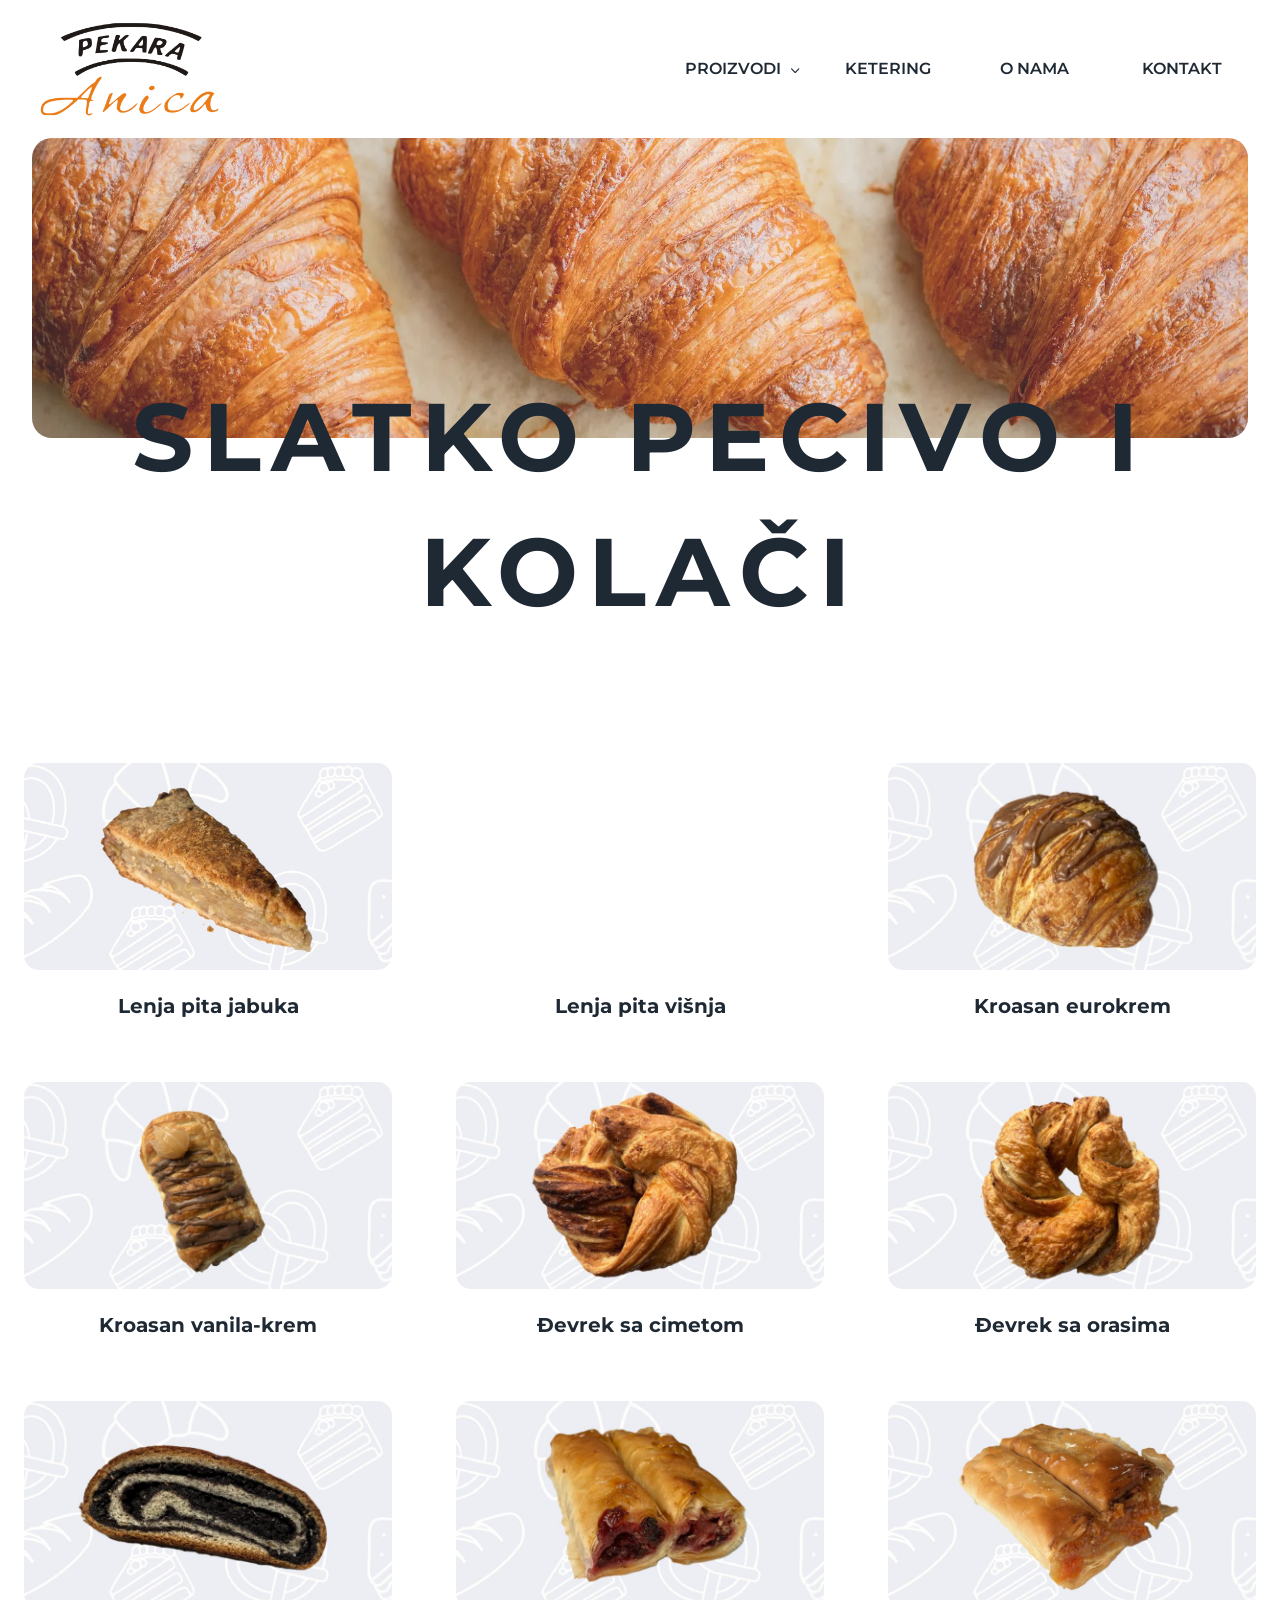
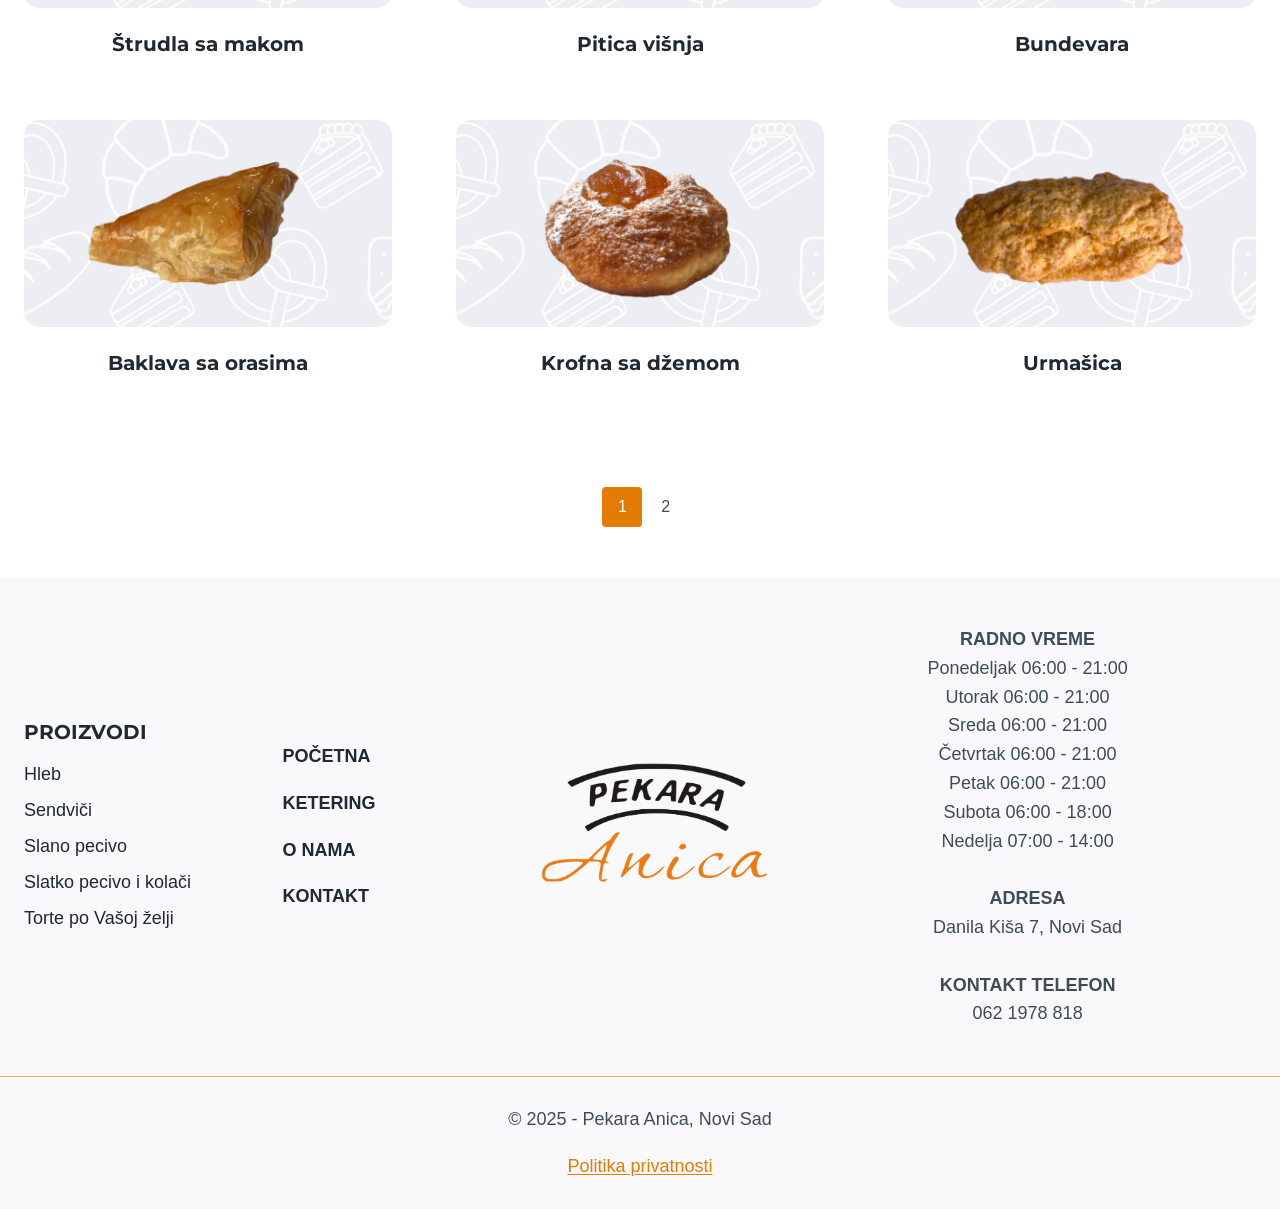
<file: slatko-pecivo-i-kolaci/index.html>
<!DOCTYPE html>
<html lang="en-US" class="no-js" itemtype="https://schema.org/WebPage" itemscope>
<head><meta charset="UTF-8">
	
	<meta name="viewport" content="width=device-width, initial-scale=1, minimum-scale=1">
	<meta name="robots" content="index, follow, max-image-preview:large, max-snippet:-1, max-video-preview:-1">

	<!-- This site is optimized with the Yoast SEO plugin v26.5 - https://yoast.com/wordpress/plugins/seo/ -->
	<title>Slatko pecivo i kolači - Pekara Anica</title>
	<meta name="description" content="Slatki kroasani, krofne, pite, štrudle, baklave, mafini i još domaćih poslastica iz naše pekare. Posetite nas u Novom Sadu.">
	<link rel="canonical" href="/slatko-pecivo-i-kolaci/">
	<link rel="next" href="/slatko-pecivo-i-kolaci/2/">
	<meta property="og:locale" content="en_US">
	<meta property="og:type" content="article">
	<meta property="og:title" content="Slatko pecivo i kolači - Pekara Anica">
	<meta property="og:description" content="Slatki kroasani, krofne, pite, štrudle, baklave, mafini i još domaćih poslastica iz naše pekare. Posetite nas u Novom Sadu.">
	<meta property="og:url" content="/slatko-pecivo-i-kolaci/">
	<meta property="og:site_name" content="Pekara Anica">
	<meta property="article:publisher" content="https://www.facebook.com/pekaraanica">
	<meta property="article:modified_time" content="2025-11-23T14:07:49+00:00">
	<meta property="og:image" content="/wp-content/uploads/2025/11/lenja-pita-jabuka.jpg">
	<meta property="og:image:width" content="1200">
	<meta property="og:image:height" content="675">
	<meta property="og:image:type" content="image/jpeg">
	<meta name="twitter:card" content="summary_large_image">
	<meta name="twitter:label1" content="Est. reading time">
	<meta name="twitter:data1" content="9 minutes">
	<script type="application/ld+json" class="yoast-schema-graph">{"@context":"https://schema.org","@graph":[{"@type":"WebPage","@id":"/slatko-pecivo-i-kolaci/","url":"/slatko-pecivo-i-kolaci/","name":"Slatko pecivo i kolači - Pekara Anica","isPartOf":{"@id":"/#website"},"primaryImageOfPage":{"@id":"/slatko-pecivo-i-kolaci/#primaryimage"},"image":{"@id":"/slatko-pecivo-i-kolaci/#primaryimage"},"thumbnailUrl":"/wp-content/uploads/2025/11/lenja-pita-jabuka.jpg","datePublished":"2025-07-01T20:35:36+00:00","dateModified":"2025-11-23T14:07:49+00:00","description":"Slatki kroasani, krofne, pite, štrudle, baklave, mafini i još domaćih poslastica iz naše pekare. Posetite nas u Novom Sadu.","inLanguage":"en-US","potentialAction":[{"@type":"ReadAction","target":["/slatko-pecivo-i-kolaci/"]}]},{"@type":"ImageObject","inLanguage":"en-US","@id":"/slatko-pecivo-i-kolaci/#primaryimage","url":"/wp-content/uploads/2025/11/lenja-pita-jabuka.jpg","contentUrl":"/wp-content/uploads/2025/11/lenja-pita-jabuka.jpg","width":1200,"height":675,"caption":"Lenja pita sa jabukama"},{"@type":"WebSite","@id":"/#website","url":"/","name":"Pekara Anica","description":"Sveže pecivo svakog dana","publisher":{"@id":"/#organization"},"potentialAction":[{"@type":"SearchAction","target":{"@type":"EntryPoint","urlTemplate":"/?s={search_term_string}"},"query-input":{"@type":"PropertyValueSpecification","valueRequired":true,"valueName":"search_term_string"}}],"inLanguage":"en-US"},{"@type":"Organization","@id":"/#organization","name":"Anica","url":"/","logo":{"@type":"ImageObject","inLanguage":"en-US","@id":"/#/schema/logo/image/","url":"/wp-content/uploads/2025/11/logo.png","contentUrl":"/wp-content/uploads/2025/11/logo.png","width":650,"height":355,"caption":"Anica"},"image":{"@id":"/#/schema/logo/image/"},"sameAs":["https://www.facebook.com/pekaraanica"]}]}</script>
	<!-- / Yoast SEO plugin. -->


<link rel="alternate" type="application/rss+xml" title="Pekara Anica » Feed" href="/feed/">
<link rel="alternate" type="application/rss+xml" title="Pekara Anica » Comments Feed" href="/comments/feed/">
			<script>document.documentElement.classList.remove( 'no-js' );</script>
			<link rel="alternate" title="oEmbed (JSON)" type="application/json+oembed" href="/wp-json/oembed/1.0/embed?url=%2Fslatko-pecivo-i-kolaci%2F">
<link rel="alternate" title="oEmbed (XML)" type="text/xml+oembed" href="/wp-json/oembed/1.0/embed?url=%2Fslatko-pecivo-i-kolaci%2F&amp;format=xml">
<style id="wp-img-auto-sizes-contain-inline-css">
img:is([sizes=auto i],[sizes^="auto," i]){contain-intrinsic-size:3000px 1500px}
/*# sourceURL=wp-img-auto-sizes-contain-inline-css */
</style>
<style id="wp-emoji-styles-inline-css">

	img.wp-smiley, img.emoji {
		display: inline !important;
		border: none !important;
		box-shadow: none !important;
		height: 1em !important;
		width: 1em !important;
		margin: 0 0.07em !important;
		vertical-align: -0.1em !important;
		background: none !important;
		padding: 0 !important;
	}
/*# sourceURL=wp-emoji-styles-inline-css */
</style>
<style id="wp-block-library-inline-css">
:root{--wp-block-synced-color:#7a00df;--wp-block-synced-color--rgb:122,0,223;--wp-bound-block-color:var(--wp-block-synced-color);--wp-editor-canvas-background:#ddd;--wp-admin-theme-color:#007cba;--wp-admin-theme-color--rgb:0,124,186;--wp-admin-theme-color-darker-10:#006ba1;--wp-admin-theme-color-darker-10--rgb:0,107,160.5;--wp-admin-theme-color-darker-20:#005a87;--wp-admin-theme-color-darker-20--rgb:0,90,135;--wp-admin-border-width-focus:2px}@media (min-resolution:192dpi){:root{--wp-admin-border-width-focus:1.5px}}.wp-element-button{cursor:pointer}:root .has-very-light-gray-background-color{background-color:#eee}:root .has-very-dark-gray-background-color{background-color:#313131}:root .has-very-light-gray-color{color:#eee}:root .has-very-dark-gray-color{color:#313131}:root .has-vivid-green-cyan-to-vivid-cyan-blue-gradient-background{background:linear-gradient(135deg,#00d084,#0693e3)}:root .has-purple-crush-gradient-background{background:linear-gradient(135deg,#34e2e4,#4721fb 50%,#ab1dfe)}:root .has-hazy-dawn-gradient-background{background:linear-gradient(135deg,#faaca8,#dad0ec)}:root .has-subdued-olive-gradient-background{background:linear-gradient(135deg,#fafae1,#67a671)}:root .has-atomic-cream-gradient-background{background:linear-gradient(135deg,#fdd79a,#004a59)}:root .has-nightshade-gradient-background{background:linear-gradient(135deg,#330968,#31cdcf)}:root .has-midnight-gradient-background{background:linear-gradient(135deg,#020381,#2874fc)}:root{--wp--preset--font-size--normal:16px;--wp--preset--font-size--huge:42px}.has-regular-font-size{font-size:1em}.has-larger-font-size{font-size:2.625em}.has-normal-font-size{font-size:var(--wp--preset--font-size--normal)}.has-huge-font-size{font-size:var(--wp--preset--font-size--huge)}.has-text-align-center{text-align:center}.has-text-align-left{text-align:left}.has-text-align-right{text-align:right}.has-fit-text{white-space:nowrap!important}#end-resizable-editor-section{display:none}.aligncenter{clear:both}.items-justified-left{justify-content:flex-start}.items-justified-center{justify-content:center}.items-justified-right{justify-content:flex-end}.items-justified-space-between{justify-content:space-between}.screen-reader-text{border:0;clip-path:inset(50%);height:1px;margin:-1px;overflow:hidden;padding:0;position:absolute;width:1px;word-wrap:normal!important}.screen-reader-text:focus{background-color:#ddd;clip-path:none;color:#444;display:block;font-size:1em;height:auto;left:5px;line-height:normal;padding:15px 23px 14px;text-decoration:none;top:5px;width:auto;z-index:100000}html :where(.has-border-color){border-style:solid}html :where([style*=border-top-color]){border-top-style:solid}html :where([style*=border-right-color]){border-right-style:solid}html :where([style*=border-bottom-color]){border-bottom-style:solid}html :where([style*=border-left-color]){border-left-style:solid}html :where([style*=border-width]){border-style:solid}html :where([style*=border-top-width]){border-top-style:solid}html :where([style*=border-right-width]){border-right-style:solid}html :where([style*=border-bottom-width]){border-bottom-style:solid}html :where([style*=border-left-width]){border-left-style:solid}html :where(img[class*=wp-image-]){height:auto;max-width:100%}:where(figure){margin:0 0 1em}html :where(.is-position-sticky){--wp-admin--admin-bar--position-offset:var(--wp-admin--admin-bar--height,0px)}@media screen and (max-width:600px){html :where(.is-position-sticky){--wp-admin--admin-bar--position-offset:0px}}

/*# sourceURL=wp-block-library-inline-css */
</style><style id="wp-block-image-inline-css">
.wp-block-image>a,.wp-block-image>figure>a{display:inline-block}.wp-block-image img{box-sizing:border-box;height:auto;max-width:100%;vertical-align:bottom}@media not (prefers-reduced-motion){.wp-block-image img.hide{visibility:hidden}.wp-block-image img.show{animation:show-content-image .4s}}.wp-block-image[style*=border-radius] img,.wp-block-image[style*=border-radius]>a{border-radius:inherit}.wp-block-image.has-custom-border img{box-sizing:border-box}.wp-block-image.aligncenter{text-align:center}.wp-block-image.alignfull>a,.wp-block-image.alignwide>a{width:100%}.wp-block-image.alignfull img,.wp-block-image.alignwide img{height:auto;width:100%}.wp-block-image .aligncenter,.wp-block-image .alignleft,.wp-block-image .alignright,.wp-block-image.aligncenter,.wp-block-image.alignleft,.wp-block-image.alignright{display:table}.wp-block-image .aligncenter>figcaption,.wp-block-image .alignleft>figcaption,.wp-block-image .alignright>figcaption,.wp-block-image.aligncenter>figcaption,.wp-block-image.alignleft>figcaption,.wp-block-image.alignright>figcaption{caption-side:bottom;display:table-caption}.wp-block-image .alignleft{float:left;margin:.5em 1em .5em 0}.wp-block-image .alignright{float:right;margin:.5em 0 .5em 1em}.wp-block-image .aligncenter{margin-left:auto;margin-right:auto}.wp-block-image :where(figcaption){margin-bottom:1em;margin-top:.5em}.wp-block-image.is-style-circle-mask img{border-radius:9999px}@supports ((-webkit-mask-image:none) or (mask-image:none)) or (-webkit-mask-image:none){.wp-block-image.is-style-circle-mask img{border-radius:0;-webkit-mask-image:url('data:image/svg+xml;utf8,<svg viewBox="0 0 100 100" xmlns="http://www.w3.org/2000/svg"><circle cx="50" cy="50" r="50"/>');mask-image:url('data:image/svg+xml;utf8,<svg viewBox="0 0 100 100" xmlns="http://www.w3.org/2000/svg"><circle cx="50" cy="50" r="50"/>');mask-mode:alpha;-webkit-mask-position:center;mask-position:center;-webkit-mask-repeat:no-repeat;mask-repeat:no-repeat;-webkit-mask-size:contain;mask-size:contain}}:root :where(.wp-block-image.is-style-rounded img,.wp-block-image .is-style-rounded img){border-radius:9999px}.wp-block-image figure{margin:0}.wp-lightbox-container{display:flex;flex-direction:column;position:relative}.wp-lightbox-container img{cursor:zoom-in}.wp-lightbox-container img:hover+button{opacity:1}.wp-lightbox-container button{align-items:center;backdrop-filter:blur(16px) saturate(180%);background-color:#5a5a5a40;border:none;border-radius:4px;cursor:zoom-in;display:flex;height:20px;justify-content:center;opacity:0;padding:0;position:absolute;right:16px;text-align:center;top:16px;width:20px;z-index:100}@media not (prefers-reduced-motion){.wp-lightbox-container button{transition:opacity .2s ease}}.wp-lightbox-container button:focus-visible{outline:3px auto #5a5a5a40;outline:3px auto -webkit-focus-ring-color;outline-offset:3px}.wp-lightbox-container button:hover{cursor:pointer;opacity:1}.wp-lightbox-container button:focus{opacity:1}.wp-lightbox-container button:focus,.wp-lightbox-container button:hover,.wp-lightbox-container button:not(:hover):not(:active):not(.has-background){background-color:#5a5a5a40;border:none}.wp-lightbox-overlay{box-sizing:border-box;cursor:zoom-out;height:100vh;left:0;overflow:hidden;position:fixed;top:0;visibility:hidden;width:100%;z-index:100000}.wp-lightbox-overlay .close-button{align-items:center;cursor:pointer;display:flex;justify-content:center;min-height:40px;min-width:40px;padding:0;position:absolute;right:calc(env(safe-area-inset-right) + 16px);top:calc(env(safe-area-inset-top) + 16px);z-index:5000000}.wp-lightbox-overlay .close-button:focus,.wp-lightbox-overlay .close-button:hover,.wp-lightbox-overlay .close-button:not(:hover):not(:active):not(.has-background){background:none;border:none}.wp-lightbox-overlay .lightbox-image-container{height:var(--wp--lightbox-container-height);left:50%;overflow:hidden;position:absolute;top:50%;transform:translate(-50%,-50%);transform-origin:top left;width:var(--wp--lightbox-container-width);z-index:9999999999}.wp-lightbox-overlay .wp-block-image{align-items:center;box-sizing:border-box;display:flex;height:100%;justify-content:center;margin:0;position:relative;transform-origin:0 0;width:100%;z-index:3000000}.wp-lightbox-overlay .wp-block-image img{height:var(--wp--lightbox-image-height);min-height:var(--wp--lightbox-image-height);min-width:var(--wp--lightbox-image-width);width:var(--wp--lightbox-image-width)}.wp-lightbox-overlay .wp-block-image figcaption{display:none}.wp-lightbox-overlay button{background:none;border:none}.wp-lightbox-overlay .scrim{background-color:#fff;height:100%;opacity:.9;position:absolute;width:100%;z-index:2000000}.wp-lightbox-overlay.active{visibility:visible}@media not (prefers-reduced-motion){.wp-lightbox-overlay.active{animation:turn-on-visibility .25s both}.wp-lightbox-overlay.active img{animation:turn-on-visibility .35s both}.wp-lightbox-overlay.show-closing-animation:not(.active){animation:turn-off-visibility .35s both}.wp-lightbox-overlay.show-closing-animation:not(.active) img{animation:turn-off-visibility .25s both}.wp-lightbox-overlay.zoom.active{animation:none;opacity:1;visibility:visible}.wp-lightbox-overlay.zoom.active .lightbox-image-container{animation:lightbox-zoom-in .4s}.wp-lightbox-overlay.zoom.active .lightbox-image-container img{animation:none}.wp-lightbox-overlay.zoom.active .scrim{animation:turn-on-visibility .4s forwards}.wp-lightbox-overlay.zoom.show-closing-animation:not(.active){animation:none}.wp-lightbox-overlay.zoom.show-closing-animation:not(.active) .lightbox-image-container{animation:lightbox-zoom-out .4s}.wp-lightbox-overlay.zoom.show-closing-animation:not(.active) .lightbox-image-container img{animation:none}.wp-lightbox-overlay.zoom.show-closing-animation:not(.active) .scrim{animation:turn-off-visibility .4s forwards}}@keyframes show-content-image{0%{visibility:hidden}99%{visibility:hidden}to{visibility:visible}}@keyframes turn-on-visibility{0%{opacity:0}to{opacity:1}}@keyframes turn-off-visibility{0%{opacity:1;visibility:visible}99%{opacity:0;visibility:visible}to{opacity:0;visibility:hidden}}@keyframes lightbox-zoom-in{0%{transform:translate(calc((-100vw + var(--wp--lightbox-scrollbar-width))/2 + var(--wp--lightbox-initial-left-position)),calc(-50vh + var(--wp--lightbox-initial-top-position))) scale(var(--wp--lightbox-scale))}to{transform:translate(-50%,-50%) scale(1)}}@keyframes lightbox-zoom-out{0%{transform:translate(-50%,-50%) scale(1);visibility:visible}99%{visibility:visible}to{transform:translate(calc((-100vw + var(--wp--lightbox-scrollbar-width))/2 + var(--wp--lightbox-initial-left-position)),calc(-50vh + var(--wp--lightbox-initial-top-position))) scale(var(--wp--lightbox-scale));visibility:hidden}}
/*# sourceURL=/wp-includes/blocks/image/style.min.css */
</style>
<style id="wp-block-group-inline-css">
.wp-block-group{box-sizing:border-box}:where(.wp-block-group.wp-block-group-is-layout-constrained){position:relative}
/*# sourceURL=/wp-includes/blocks/group/style.min.css */
</style>
<style id="wp-block-paragraph-inline-css">
.is-small-text{font-size:.875em}.is-regular-text{font-size:1em}.is-large-text{font-size:2.25em}.is-larger-text{font-size:3em}.has-drop-cap:not(:focus):first-letter{float:left;font-size:8.4em;font-style:normal;font-weight:100;line-height:.68;margin:.05em .1em 0 0;text-transform:uppercase}body.rtl .has-drop-cap:not(:focus):first-letter{float:none;margin-left:.1em}p.has-drop-cap.has-background{overflow:hidden}:root :where(p.has-background){padding:1.25em 2.375em}:where(p.has-text-color:not(.has-link-color)) a{color:inherit}p.has-text-align-left[style*="writing-mode:vertical-lr"],p.has-text-align-right[style*="writing-mode:vertical-rl"]{rotate:180deg}
/*# sourceURL=/wp-includes/blocks/paragraph/style.min.css */
</style>
<style id="global-styles-inline-css">
:root{--wp--preset--aspect-ratio--square: 1;--wp--preset--aspect-ratio--4-3: 4/3;--wp--preset--aspect-ratio--3-4: 3/4;--wp--preset--aspect-ratio--3-2: 3/2;--wp--preset--aspect-ratio--2-3: 2/3;--wp--preset--aspect-ratio--16-9: 16/9;--wp--preset--aspect-ratio--9-16: 9/16;--wp--preset--color--black: #000000;--wp--preset--color--cyan-bluish-gray: #abb8c3;--wp--preset--color--white: #ffffff;--wp--preset--color--pale-pink: #f78da7;--wp--preset--color--vivid-red: #cf2e2e;--wp--preset--color--luminous-vivid-orange: #ff6900;--wp--preset--color--luminous-vivid-amber: #fcb900;--wp--preset--color--light-green-cyan: #7bdcb5;--wp--preset--color--vivid-green-cyan: #00d084;--wp--preset--color--pale-cyan-blue: #8ed1fc;--wp--preset--color--vivid-cyan-blue: #0693e3;--wp--preset--color--vivid-purple: #9b51e0;--wp--preset--color--theme-palette-1: var(--global-palette1);--wp--preset--color--theme-palette-2: var(--global-palette2);--wp--preset--color--theme-palette-3: var(--global-palette3);--wp--preset--color--theme-palette-4: var(--global-palette4);--wp--preset--color--theme-palette-5: var(--global-palette5);--wp--preset--color--theme-palette-6: var(--global-palette6);--wp--preset--color--theme-palette-7: var(--global-palette7);--wp--preset--color--theme-palette-8: var(--global-palette8);--wp--preset--color--theme-palette-9: var(--global-palette9);--wp--preset--color--theme-palette-10: var(--global-palette10);--wp--preset--color--theme-palette-11: var(--global-palette11);--wp--preset--color--theme-palette-12: var(--global-palette12);--wp--preset--color--theme-palette-13: var(--global-palette13);--wp--preset--color--theme-palette-14: var(--global-palette14);--wp--preset--color--theme-palette-15: var(--global-palette15);--wp--preset--gradient--vivid-cyan-blue-to-vivid-purple: linear-gradient(135deg,rgb(6,147,227) 0%,rgb(155,81,224) 100%);--wp--preset--gradient--light-green-cyan-to-vivid-green-cyan: linear-gradient(135deg,rgb(122,220,180) 0%,rgb(0,208,130) 100%);--wp--preset--gradient--luminous-vivid-amber-to-luminous-vivid-orange: linear-gradient(135deg,rgb(252,185,0) 0%,rgb(255,105,0) 100%);--wp--preset--gradient--luminous-vivid-orange-to-vivid-red: linear-gradient(135deg,rgb(255,105,0) 0%,rgb(207,46,46) 100%);--wp--preset--gradient--very-light-gray-to-cyan-bluish-gray: linear-gradient(135deg,rgb(238,238,238) 0%,rgb(169,184,195) 100%);--wp--preset--gradient--cool-to-warm-spectrum: linear-gradient(135deg,rgb(74,234,220) 0%,rgb(151,120,209) 20%,rgb(207,42,186) 40%,rgb(238,44,130) 60%,rgb(251,105,98) 80%,rgb(254,248,76) 100%);--wp--preset--gradient--blush-light-purple: linear-gradient(135deg,rgb(255,206,236) 0%,rgb(152,150,240) 100%);--wp--preset--gradient--blush-bordeaux: linear-gradient(135deg,rgb(254,205,165) 0%,rgb(254,45,45) 50%,rgb(107,0,62) 100%);--wp--preset--gradient--luminous-dusk: linear-gradient(135deg,rgb(255,203,112) 0%,rgb(199,81,192) 50%,rgb(65,88,208) 100%);--wp--preset--gradient--pale-ocean: linear-gradient(135deg,rgb(255,245,203) 0%,rgb(182,227,212) 50%,rgb(51,167,181) 100%);--wp--preset--gradient--electric-grass: linear-gradient(135deg,rgb(202,248,128) 0%,rgb(113,206,126) 100%);--wp--preset--gradient--midnight: linear-gradient(135deg,rgb(2,3,129) 0%,rgb(40,116,252) 100%);--wp--preset--font-size--small: var(--global-font-size-small);--wp--preset--font-size--medium: var(--global-font-size-medium);--wp--preset--font-size--large: var(--global-font-size-large);--wp--preset--font-size--x-large: 42px;--wp--preset--font-size--larger: var(--global-font-size-larger);--wp--preset--font-size--xxlarge: var(--global-font-size-xxlarge);--wp--preset--spacing--20: 0.44rem;--wp--preset--spacing--30: 0.67rem;--wp--preset--spacing--40: 1rem;--wp--preset--spacing--50: 1.5rem;--wp--preset--spacing--60: 2.25rem;--wp--preset--spacing--70: 3.38rem;--wp--preset--spacing--80: 5.06rem;--wp--preset--shadow--natural: 6px 6px 9px rgba(0, 0, 0, 0.2);--wp--preset--shadow--deep: 12px 12px 50px rgba(0, 0, 0, 0.4);--wp--preset--shadow--sharp: 6px 6px 0px rgba(0, 0, 0, 0.2);--wp--preset--shadow--outlined: 6px 6px 0px -3px rgb(255, 255, 255), 6px 6px rgb(0, 0, 0);--wp--preset--shadow--crisp: 6px 6px 0px rgb(0, 0, 0);}:where(.is-layout-flex){gap: 0.5em;}:where(.is-layout-grid){gap: 0.5em;}body .is-layout-flex{display: flex;}.is-layout-flex{flex-wrap: wrap;align-items: center;}.is-layout-flex > :is(*, div){margin: 0;}body .is-layout-grid{display: grid;}.is-layout-grid > :is(*, div){margin: 0;}:where(.wp-block-columns.is-layout-flex){gap: 2em;}:where(.wp-block-columns.is-layout-grid){gap: 2em;}:where(.wp-block-post-template.is-layout-flex){gap: 1.25em;}:where(.wp-block-post-template.is-layout-grid){gap: 1.25em;}.has-black-color{color: var(--wp--preset--color--black) !important;}.has-cyan-bluish-gray-color{color: var(--wp--preset--color--cyan-bluish-gray) !important;}.has-white-color{color: var(--wp--preset--color--white) !important;}.has-pale-pink-color{color: var(--wp--preset--color--pale-pink) !important;}.has-vivid-red-color{color: var(--wp--preset--color--vivid-red) !important;}.has-luminous-vivid-orange-color{color: var(--wp--preset--color--luminous-vivid-orange) !important;}.has-luminous-vivid-amber-color{color: var(--wp--preset--color--luminous-vivid-amber) !important;}.has-light-green-cyan-color{color: var(--wp--preset--color--light-green-cyan) !important;}.has-vivid-green-cyan-color{color: var(--wp--preset--color--vivid-green-cyan) !important;}.has-pale-cyan-blue-color{color: var(--wp--preset--color--pale-cyan-blue) !important;}.has-vivid-cyan-blue-color{color: var(--wp--preset--color--vivid-cyan-blue) !important;}.has-vivid-purple-color{color: var(--wp--preset--color--vivid-purple) !important;}.has-black-background-color{background-color: var(--wp--preset--color--black) !important;}.has-cyan-bluish-gray-background-color{background-color: var(--wp--preset--color--cyan-bluish-gray) !important;}.has-white-background-color{background-color: var(--wp--preset--color--white) !important;}.has-pale-pink-background-color{background-color: var(--wp--preset--color--pale-pink) !important;}.has-vivid-red-background-color{background-color: var(--wp--preset--color--vivid-red) !important;}.has-luminous-vivid-orange-background-color{background-color: var(--wp--preset--color--luminous-vivid-orange) !important;}.has-luminous-vivid-amber-background-color{background-color: var(--wp--preset--color--luminous-vivid-amber) !important;}.has-light-green-cyan-background-color{background-color: var(--wp--preset--color--light-green-cyan) !important;}.has-vivid-green-cyan-background-color{background-color: var(--wp--preset--color--vivid-green-cyan) !important;}.has-pale-cyan-blue-background-color{background-color: var(--wp--preset--color--pale-cyan-blue) !important;}.has-vivid-cyan-blue-background-color{background-color: var(--wp--preset--color--vivid-cyan-blue) !important;}.has-vivid-purple-background-color{background-color: var(--wp--preset--color--vivid-purple) !important;}.has-black-border-color{border-color: var(--wp--preset--color--black) !important;}.has-cyan-bluish-gray-border-color{border-color: var(--wp--preset--color--cyan-bluish-gray) !important;}.has-white-border-color{border-color: var(--wp--preset--color--white) !important;}.has-pale-pink-border-color{border-color: var(--wp--preset--color--pale-pink) !important;}.has-vivid-red-border-color{border-color: var(--wp--preset--color--vivid-red) !important;}.has-luminous-vivid-orange-border-color{border-color: var(--wp--preset--color--luminous-vivid-orange) !important;}.has-luminous-vivid-amber-border-color{border-color: var(--wp--preset--color--luminous-vivid-amber) !important;}.has-light-green-cyan-border-color{border-color: var(--wp--preset--color--light-green-cyan) !important;}.has-vivid-green-cyan-border-color{border-color: var(--wp--preset--color--vivid-green-cyan) !important;}.has-pale-cyan-blue-border-color{border-color: var(--wp--preset--color--pale-cyan-blue) !important;}.has-vivid-cyan-blue-border-color{border-color: var(--wp--preset--color--vivid-cyan-blue) !important;}.has-vivid-purple-border-color{border-color: var(--wp--preset--color--vivid-purple) !important;}.has-vivid-cyan-blue-to-vivid-purple-gradient-background{background: var(--wp--preset--gradient--vivid-cyan-blue-to-vivid-purple) !important;}.has-light-green-cyan-to-vivid-green-cyan-gradient-background{background: var(--wp--preset--gradient--light-green-cyan-to-vivid-green-cyan) !important;}.has-luminous-vivid-amber-to-luminous-vivid-orange-gradient-background{background: var(--wp--preset--gradient--luminous-vivid-amber-to-luminous-vivid-orange) !important;}.has-luminous-vivid-orange-to-vivid-red-gradient-background{background: var(--wp--preset--gradient--luminous-vivid-orange-to-vivid-red) !important;}.has-very-light-gray-to-cyan-bluish-gray-gradient-background{background: var(--wp--preset--gradient--very-light-gray-to-cyan-bluish-gray) !important;}.has-cool-to-warm-spectrum-gradient-background{background: var(--wp--preset--gradient--cool-to-warm-spectrum) !important;}.has-blush-light-purple-gradient-background{background: var(--wp--preset--gradient--blush-light-purple) !important;}.has-blush-bordeaux-gradient-background{background: var(--wp--preset--gradient--blush-bordeaux) !important;}.has-luminous-dusk-gradient-background{background: var(--wp--preset--gradient--luminous-dusk) !important;}.has-pale-ocean-gradient-background{background: var(--wp--preset--gradient--pale-ocean) !important;}.has-electric-grass-gradient-background{background: var(--wp--preset--gradient--electric-grass) !important;}.has-midnight-gradient-background{background: var(--wp--preset--gradient--midnight) !important;}.has-small-font-size{font-size: var(--wp--preset--font-size--small) !important;}.has-medium-font-size{font-size: var(--wp--preset--font-size--medium) !important;}.has-large-font-size{font-size: var(--wp--preset--font-size--large) !important;}.has-x-large-font-size{font-size: var(--wp--preset--font-size--x-large) !important;}
/*# sourceURL=global-styles-inline-css */
</style>

<style id="classic-theme-styles-inline-css">
/*! This file is auto-generated */
.wp-block-button__link{color:#fff;background-color:#32373c;border-radius:9999px;box-shadow:none;text-decoration:none;padding:calc(.667em + 2px) calc(1.333em + 2px);font-size:1.125em}.wp-block-file__button{background:#32373c;color:#fff;text-decoration:none}
/*# sourceURL=/wp-includes/css/classic-themes.min.css */
</style>
<link rel="stylesheet" id="parent-style-css" href="/wp-content/themes/kadence/style.css?ver=6.9" media="all">
<link rel="stylesheet" id="child-style-css" href="/wp-content/themes/kadence-child/style.css?ver=1.0" media="all">
<link rel="stylesheet" id="kadence-global-css" href="/wp-content/themes/kadence/assets/css/global.min.css?ver=1.4.2" media="all">
<style id="kadence-global-inline-css">
/* Kadence Base CSS */
:root{--global-palette1:#e47b02;--global-palette2:#ed8f0c;--global-palette3:#1f2933;--global-palette4:#3e4c59;--global-palette5:#52606d;--global-palette6:#7b8794;--global-palette7:#f3f4f7;--global-palette8:#f9f9fb;--global-palette9:#ffffff;--global-palette10:oklch(from var(--global-palette1) calc(l + 0.10 * (1 - l)) calc(c * 1.00) calc(h + 180) / 100%);--global-palette11:#13612e;--global-palette12:#1159af;--global-palette13:#b82105;--global-palette14:#f7630c;--global-palette15:#f5a524;--global-palette9rgb:255, 255, 255;--global-palette-highlight:var(--global-palette1);--global-palette-highlight-alt:var(--global-palette1);--global-palette-highlight-alt2:var(--global-palette9);--global-palette-btn-bg:var(--global-palette1);--global-palette-btn-bg-hover:#ffab35;--global-palette-btn:#ffffff;--global-palette-btn-hover:var(--global-palette9);--global-palette-btn-sec-bg:var(--global-palette7);--global-palette-btn-sec-bg-hover:var(--global-palette2);--global-palette-btn-sec:var(--global-palette3);--global-palette-btn-sec-hover:var(--global-palette9);--global-body-font-family:-apple-system,BlinkMacSystemFont,"Segoe UI",Roboto,Oxygen-Sans,Ubuntu,Cantarell,"Helvetica Neue",sans-serif, "Apple Color Emoji", "Segoe UI Emoji", "Segoe UI Symbol";--global-heading-font-family:Montserrat, sans-serif;--global-primary-nav-font-family:Montserrat, sans-serif;--global-fallback-font:sans-serif;--global-display-fallback-font:sans-serif;--global-content-width:1290px;--global-content-wide-width:calc(1290px + 230px);--global-content-narrow-width:842px;--global-content-edge-padding:1.5rem;--global-content-boxed-padding:2rem;--global-calc-content-width:calc(1290px - var(--global-content-edge-padding) - var(--global-content-edge-padding) );--wp--style--global--content-size:var(--global-calc-content-width);}.wp-site-blocks{--global-vw:calc( 100vw - ( 0.5 * var(--scrollbar-offset)));}body{background:var(--global-palette8);}body, input, select, optgroup, textarea{font-style:normal;font-weight:400;font-size:18px;line-height:1.6;font-family:var(--global-body-font-family);color:var(--global-palette4);}.content-bg, body.content-style-unboxed .site{background:var(--global-palette9);}h1,h2,h3,h4,h5,h6{font-family:var(--global-heading-font-family);}h1{font-style:normal;font-weight:700;font-size:50px;line-height:1.4;text-transform:capitalize;color:var(--global-palette3);}h2{font-style:normal;font-weight:700;font-size:32px;line-height:1.5;color:var(--global-palette3);}h3{font-style:normal;font-weight:700;font-size:27px;line-height:1.5;color:var(--global-palette3);}h4{font-style:normal;font-weight:700;font-size:24px;line-height:1.5;color:var(--global-palette3);}h5{font-style:normal;font-weight:700;font-size:22px;line-height:1.5;color:var(--global-palette3);}h6{font-style:normal;font-weight:600;font-size:19px;line-height:1.5;text-transform:capitalize;color:var(--global-palette1);}@media all and (max-width: 1024px){h1{font-size:45px;}}@media all and (max-width: 767px){h1{font-size:36px;}}.entry-hero .kadence-breadcrumbs{max-width:1290px;}.site-container, .site-header-row-layout-contained, .site-footer-row-layout-contained, .entry-hero-layout-contained, .comments-area, .alignfull > .wp-block-cover__inner-container, .alignwide > .wp-block-cover__inner-container{max-width:var(--global-content-width);}.content-width-narrow .content-container.site-container, .content-width-narrow .hero-container.site-container{max-width:var(--global-content-narrow-width);}@media all and (min-width: 1520px){.wp-site-blocks .content-container  .alignwide{margin-left:-115px;margin-right:-115px;width:unset;max-width:unset;}}@media all and (min-width: 1102px){.content-width-narrow .wp-site-blocks .content-container .alignwide{margin-left:-130px;margin-right:-130px;width:unset;max-width:unset;}}.content-style-boxed .wp-site-blocks .entry-content .alignwide{margin-left:calc( -1 * var( --global-content-boxed-padding ) );margin-right:calc( -1 * var( --global-content-boxed-padding ) );}.content-area{margin-top:5rem;margin-bottom:5rem;}@media all and (max-width: 1024px){.content-area{margin-top:3rem;margin-bottom:3rem;}}@media all and (max-width: 767px){.content-area{margin-top:2rem;margin-bottom:2rem;}}@media all and (max-width: 1024px){:root{--global-content-boxed-padding:2rem;}}@media all and (max-width: 767px){:root{--global-content-boxed-padding:1.5rem;}}.entry-content-wrap{padding:2rem;}@media all and (max-width: 1024px){.entry-content-wrap{padding:2rem;}}@media all and (max-width: 767px){.entry-content-wrap{padding:1.5rem;}}.entry.single-entry{box-shadow:0px 15px 15px -10px rgba(0,0,0,0.05);}.entry.loop-entry{box-shadow:0px 15px 15px -10px rgba(140,202,245,0.18);}.loop-entry .entry-content-wrap{padding:2rem;}@media all and (max-width: 1024px){.loop-entry .entry-content-wrap{padding:2rem;}}@media all and (max-width: 767px){.loop-entry .entry-content-wrap{padding:1.5rem;}}button, .button, .wp-block-button__link, input[type="button"], input[type="reset"], input[type="submit"], .fl-button, .elementor-button-wrapper .elementor-button, .wc-block-components-checkout-place-order-button, .wc-block-cart__submit{font-style:normal;font-weight:600;line-height:1.2;letter-spacing:0em;font-family:Montserrat, sans-serif;text-transform:capitalize;border-radius:100px;padding:17px 35px 17px 35px;box-shadow:0px 0px 0px -7px rgba(0,0,0,0);}.wp-block-button.is-style-outline .wp-block-button__link{padding:17px 35px 17px 35px;}button:hover, button:focus, button:active, .button:hover, .button:focus, .button:active, .wp-block-button__link:hover, .wp-block-button__link:focus, .wp-block-button__link:active, input[type="button"]:hover, input[type="button"]:focus, input[type="button"]:active, input[type="reset"]:hover, input[type="reset"]:focus, input[type="reset"]:active, input[type="submit"]:hover, input[type="submit"]:focus, input[type="submit"]:active, .elementor-button-wrapper .elementor-button:hover, .elementor-button-wrapper .elementor-button:focus, .elementor-button-wrapper .elementor-button:active, .wc-block-cart__submit:hover{box-shadow:0px 15px 25px -7px rgba(0,0,0,0);}.kb-button.kb-btn-global-outline.kb-btn-global-inherit{padding-top:calc(17px - 2px);padding-right:calc(35px - 2px);padding-bottom:calc(17px - 2px);padding-left:calc(35px - 2px);}button.button-style-secondary, .button.button-style-secondary, .wp-block-button__link.button-style-secondary, input[type="button"].button-style-secondary, input[type="reset"].button-style-secondary, input[type="submit"].button-style-secondary, .fl-button.button-style-secondary, .elementor-button-wrapper .elementor-button.button-style-secondary, .wc-block-components-checkout-place-order-button.button-style-secondary, .wc-block-cart__submit.button-style-secondary{font-style:normal;font-weight:600;line-height:1.2;letter-spacing:0em;font-family:Montserrat, sans-serif;text-transform:capitalize;}@media all and (min-width: 1025px){.transparent-header .entry-hero .entry-hero-container-inner{padding-top:80px;}}@media all and (max-width: 1024px){.mobile-transparent-header .entry-hero .entry-hero-container-inner{padding-top:80px;}}@media all and (max-width: 767px){.mobile-transparent-header .entry-hero .entry-hero-container-inner{padding-top:80px;}}.wp-site-blocks .page-title h1{font-style:normal;}.entry-hero.page-hero-section .entry-header{min-height:200px;}.loop-entry.type-post h2.entry-title{font-style:normal;font-size:24px;line-height:1.3;color:var(--global-palette3);}@media all and (max-width: 1024px){.loop-entry.type-post h2.entry-title{font-size:24px;}}
/* Kadence Header CSS */
@media all and (max-width: 1024px){.mobile-transparent-header #masthead{position:absolute;left:0px;right:0px;z-index:100;}.kadence-scrollbar-fixer.mobile-transparent-header #masthead{right:var(--scrollbar-offset,0);}.mobile-transparent-header #masthead, .mobile-transparent-header .site-top-header-wrap .site-header-row-container-inner, .mobile-transparent-header .site-main-header-wrap .site-header-row-container-inner, .mobile-transparent-header .site-bottom-header-wrap .site-header-row-container-inner{background:transparent;}.site-header-row-tablet-layout-fullwidth, .site-header-row-tablet-layout-standard{padding:0px;}}@media all and (min-width: 1025px){.transparent-header #masthead{position:absolute;left:0px;right:0px;z-index:100;}.transparent-header.kadence-scrollbar-fixer #masthead{right:var(--scrollbar-offset,0);}.transparent-header #masthead, .transparent-header .site-top-header-wrap .site-header-row-container-inner, .transparent-header .site-main-header-wrap .site-header-row-container-inner, .transparent-header .site-bottom-header-wrap .site-header-row-container-inner{background:transparent;}}.site-branding a.brand img{max-width:180px;}.site-branding a.brand img.svg-logo-image{width:180px;}@media all and (max-width: 767px){.site-branding a.brand img{max-width:100px;}.site-branding a.brand img.svg-logo-image{width:100px;}}.site-branding{padding:0px 0px 0px 0px;}@media all and (max-width: 1024px){.site-branding{padding:5px 0px 0px 0px;}}#masthead, #masthead .kadence-sticky-header.item-is-fixed:not(.item-at-start):not(.site-header-row-container):not(.site-main-header-wrap), #masthead .kadence-sticky-header.item-is-fixed:not(.item-at-start) > .site-header-row-container-inner{background:#ffffff;}.site-main-header-inner-wrap{min-height:80px;}.site-main-header-wrap .site-header-row-container-inner>.site-container{padding:20px 25px 20px 40px;}@media all and (max-width: 1024px){.site-main-header-wrap .site-header-row-container-inner>.site-container{padding:11px 50px 11px 35px;}}@media all and (max-width: 767px){.site-main-header-wrap .site-header-row-container-inner>.site-container{padding:3px 14px 3px 14px;}}.site-main-header-wrap.site-header-row-container.site-header-focus-item.site-header-row-layout-standard.kadence-sticky-header.item-is-fixed.item-is-stuck, .site-header-upper-inner-wrap.kadence-sticky-header.item-is-fixed.item-is-stuck, .site-header-inner-wrap.kadence-sticky-header.item-is-fixed.item-is-stuck, .site-top-header-wrap.site-header-row-container.site-header-focus-item.site-header-row-layout-standard.kadence-sticky-header.item-is-fixed.item-is-stuck, .site-bottom-header-wrap.site-header-row-container.site-header-focus-item.site-header-row-layout-standard.kadence-sticky-header.item-is-fixed.item-is-stuck{box-shadow:0px 0px 0px 0px rgba(0,0,0,0);}.header-navigation[class*="header-navigation-style-underline"] .header-menu-container.primary-menu-container>ul>li>a:after{width:calc( 100% - 1.7em);}.main-navigation .primary-menu-container > ul > li.menu-item > a{padding-left:calc(1.7em / 2);padding-right:calc(1.7em / 2);padding-top:0.6em;padding-bottom:0.6em;color:var(--global-palette3);}.main-navigation .primary-menu-container > ul > li.menu-item .dropdown-nav-special-toggle{right:calc(1.7em / 2);}.main-navigation .primary-menu-container > ul li.menu-item > a{font-style:normal;font-weight:600;font-size:16px;font-family:var(--global-primary-nav-font-family);}.main-navigation .primary-menu-container > ul > li.menu-item > a:hover{color:var(--global-palette-highlight);}.main-navigation .primary-menu-container > ul > li.menu-item.current-menu-item > a{color:var(--global-palette1);}.header-navigation .header-menu-container ul ul.sub-menu, .header-navigation .header-menu-container ul ul.submenu{background:var(--global-palette3);box-shadow:0px 2px 13px 0px rgba(0,0,0,0.1);}.header-navigation .header-menu-container ul ul li.menu-item, .header-menu-container ul.menu > li.kadence-menu-mega-enabled > ul > li.menu-item > a{border-bottom:1px solid rgba(255,255,255,0.1);border-radius:0px 0px 0px 0px;}.header-navigation .header-menu-container ul ul li.menu-item > a{width:200px;padding-top:1em;padding-bottom:1em;color:var(--global-palette9);font-style:normal;font-size:16px;}.header-navigation .header-menu-container ul ul li.menu-item > a:hover{color:var(--global-palette9);background:var(--global-palette1);border-radius:0px 0px 0px 0px;}.header-navigation .header-menu-container ul ul li.menu-item.current-menu-item > a{color:var(--global-palette9);background:var(--global-palette1);border-radius:0px 0px 0px 0px;}.mobile-toggle-open-container .menu-toggle-open, .mobile-toggle-open-container .menu-toggle-open:focus{color:var(--global-palette3);padding:0.4em 0.6em 0.4em 0.6em;font-size:14px;}.mobile-toggle-open-container .menu-toggle-open.menu-toggle-style-bordered{border:1px solid currentColor;}.mobile-toggle-open-container .menu-toggle-open .menu-toggle-icon{font-size:30px;}.mobile-toggle-open-container .menu-toggle-open:hover, .mobile-toggle-open-container .menu-toggle-open:focus-visible{color:var(--global-palette-highlight);}.mobile-navigation ul li{font-style:normal;font-weight:600;font-size:18px;line-height:1.2;font-family:Montserrat, sans-serif;}.mobile-navigation ul li a{padding-top:1em;padding-bottom:1em;}.mobile-navigation ul li > a, .mobile-navigation ul li.menu-item-has-children > .drawer-nav-drop-wrap{color:var(--global-palette8);}.mobile-navigation ul li.current-menu-item > a, .mobile-navigation ul li.current-menu-item.menu-item-has-children > .drawer-nav-drop-wrap{color:var(--global-palette-highlight);}.mobile-navigation ul li.menu-item-has-children .drawer-nav-drop-wrap, .mobile-navigation ul li:not(.menu-item-has-children) a{border-bottom:1px solid rgba(255,255,255,0.1);}.mobile-navigation:not(.drawer-navigation-parent-toggle-true) ul li.menu-item-has-children .drawer-nav-drop-wrap button{border-left:1px solid rgba(255,255,255,0.1);}#mobile-drawer .drawer-inner, #mobile-drawer.popup-drawer-layout-fullwidth.popup-drawer-animation-slice .pop-portion-bg, #mobile-drawer.popup-drawer-layout-fullwidth.popup-drawer-animation-slice.pop-animated.show-drawer .drawer-inner{background:var(--global-palette3);}#mobile-drawer .drawer-header .drawer-toggle{padding:0.6em 0.15em 0.6em 0.15em;font-size:24px;}
/* Kadence Footer CSS */
#colophon{background:var(--global-palette8);}.site-middle-footer-inner-wrap{padding-top:30px;padding-bottom:30px;grid-column-gap:30px;grid-row-gap:30px;}.site-middle-footer-inner-wrap .widget{margin-bottom:30px;}.site-middle-footer-inner-wrap .site-footer-section:not(:last-child):after{right:calc(-30px / 2);}@media all and (max-width: 767px){.site-middle-footer-inner-wrap{grid-column-gap:20px;grid-row-gap:20px;}.site-middle-footer-inner-wrap .site-footer-section:not(:last-child):after{right:calc(-20px / 2);}}.site-bottom-footer-wrap .site-footer-row-container-inner{border-top:1px solid rgba(228,123,2,0.64);}.site-bottom-footer-inner-wrap{padding-top:10px;padding-bottom:10px;grid-column-gap:30px;}.site-bottom-footer-inner-wrap .widget{margin-bottom:30px;}.site-bottom-footer-inner-wrap .site-footer-section:not(:last-child):after{right:calc(-30px / 2);}
/*# sourceURL=kadence-global-inline-css */
</style>
<link rel="stylesheet" id="kadence-header-css" href="/wp-content/themes/kadence/assets/css/header.min.css?ver=1.4.2" media="all">
<link rel="stylesheet" id="kadence-content-css" href="/wp-content/themes/kadence/assets/css/content.min.css?ver=1.4.2" media="all">
<link rel="stylesheet" id="kadence-footer-css" href="/wp-content/themes/kadence/assets/css/footer.min.css?ver=1.4.2" media="all">
<link rel="stylesheet" id="kadence-blocks-rowlayout-css" href="/wp-content/plugins/kadence-blocks/dist/style-blocks-rowlayout.css?ver=3.5.29" media="all">
<link rel="stylesheet" id="kadence-blocks-column-css" href="/wp-content/plugins/kadence-blocks/dist/style-blocks-column.css?ver=3.5.29" media="all">
<style id="kadence-blocks-advancedheading-inline-css">
.wp-block-kadence-advancedheading mark{background:transparent;border-style:solid;border-width:0}.wp-block-kadence-advancedheading mark.kt-highlight{color:#f76a0c;}.kb-adv-heading-icon{display: inline-flex;justify-content: center;align-items: center;} .is-layout-constrained > .kb-advanced-heading-link {display: block;}.single-content .kadence-advanced-heading-wrapper h1, .single-content .kadence-advanced-heading-wrapper h2, .single-content .kadence-advanced-heading-wrapper h3, .single-content .kadence-advanced-heading-wrapper h4, .single-content .kadence-advanced-heading-wrapper h5, .single-content .kadence-advanced-heading-wrapper h6 {margin: 1.5em 0 .5em;}.single-content .kadence-advanced-heading-wrapper+* { margin-top:0;}.kb-screen-reader-text{position:absolute;width:1px;height:1px;padding:0;margin:-1px;overflow:hidden;clip:rect(0,0,0,0);}
/*# sourceURL=kadence-blocks-advancedheading-inline-css */
</style>
<link rel="stylesheet" id="kadence-blocks-image-css" href="/wp-content/plugins/kadence-blocks/dist/style-blocks-image.css?ver=3.5.29" media="all">
<style id="kadence-blocks-global-variables-inline-css">
:root {--global-kb-font-size-sm:clamp(0.8rem, 0.73rem + 0.217vw, 0.9rem);--global-kb-font-size-md:clamp(1.1rem, 0.995rem + 0.326vw, 1.25rem);--global-kb-font-size-lg:clamp(1.75rem, 1.576rem + 0.543vw, 2rem);--global-kb-font-size-xl:clamp(2.25rem, 1.728rem + 1.63vw, 3rem);--global-kb-font-size-xxl:clamp(2.5rem, 1.456rem + 3.26vw, 4rem);--global-kb-font-size-xxxl:clamp(2.75rem, 0.489rem + 7.065vw, 6rem);}
/*# sourceURL=kadence-blocks-global-variables-inline-css */
</style>
<style id="kadence_blocks_css-inline-css">
.kb-row-layout-id1858_131e44-a3 > .kt-row-column-wrap{max-width:1700px;margin-left:auto;margin-right:auto;padding-right:var(--global-kb-spacing-md, 2rem);padding-left:var(--global-kb-spacing-md, 2rem);grid-template-columns:minmax(0, 1fr);}@media all and (max-width: 1024px){.kb-row-layout-id1858_131e44-a3 > .kt-row-column-wrap{padding-top:40px;}}@media all and (max-width: 767px){.kb-row-layout-id1858_131e44-a3 > .kt-row-column-wrap{padding-top:var(--global-kb-spacing-xxs, 0.5rem);padding-right:var(--global-kb-spacing-xxs, 0.5rem);padding-left:var(--global-kb-spacing-xxs, 0.5rem);grid-template-columns:minmax(0, 1fr);}}.kadence-column1858_413f74-51 > .kt-inside-inner-col{min-height:300px;}.kadence-column1858_413f74-51 > .kt-inside-inner-col,.kadence-column1858_413f74-51 > .kt-inside-inner-col:before{border-top-left-radius:20px;border-top-right-radius:20px;border-bottom-right-radius:20px;border-bottom-left-radius:20px;}.kadence-column1858_413f74-51 > .kt-inside-inner-col{column-gap:var(--global-kb-gap-sm, 1rem);}.kadence-column1858_413f74-51 > .kt-inside-inner-col{flex-direction:column;}.kadence-column1858_413f74-51 > .kt-inside-inner-col > .aligncenter{width:100%;}.kadence-column1858_413f74-51 > .kt-inside-inner-col{background-image:url('/wp-content/uploads/2025/09/croissants.webp');background-size:cover;background-position:center center;background-attachment:scroll;background-repeat:no-repeat;}.kadence-column1858_413f74-51 > .kt-inside-inner-col:before{opacity:0.15;background-color:var(--global-palette9, #ffffff);}@media all and (max-width: 1024px){.kadence-column1858_413f74-51 > .kt-inside-inner-col{padding-top:0px;padding-right:0px;padding-bottom:0px;padding-left:0px;flex-direction:column;justify-content:center;}}@media all and (max-width: 767px){.kadence-column1858_413f74-51 > .kt-inside-inner-col{min-height:215px;flex-direction:column;justify-content:center;}}.kb-row-layout-id2123_6b257e-6c > .kt-row-column-wrap{padding-top:var(--global-kb-spacing-md, 2rem);padding-bottom:var(--global-kb-spacing-sm, 1.5rem);grid-template-columns:minmax(0, 1fr);}@media all and (max-width: 767px){.kb-row-layout-id2123_6b257e-6c > .kt-row-column-wrap{padding-bottom:0px;grid-template-columns:minmax(0, 1fr);}}.kadence-column2123_9af82a-df > .kt-inside-inner-col{padding-right:40px;padding-left:40px;}.kadence-column2123_9af82a-df > .kt-inside-inner-col{column-gap:var(--global-kb-gap-sm, 1rem);}.kadence-column2123_9af82a-df > .kt-inside-inner-col{flex-direction:column;}.kadence-column2123_9af82a-df > .kt-inside-inner-col > .aligncenter{width:100%;}.kadence-column2123_9af82a-df, .kt-inside-inner-col > .kadence-column2123_9af82a-df:not(.specificity){margin-top:-100px;}@media all and (max-width: 1024px){.kadence-column2123_9af82a-df > .kt-inside-inner-col{flex-direction:column;justify-content:center;}}@media all and (max-width: 1024px){.kadence-column2123_9af82a-df, .kt-inside-inner-col > .kadence-column2123_9af82a-df:not(.specificity){margin-top:-80px;}}@media all and (max-width: 767px){.kadence-column2123_9af82a-df > .kt-inside-inner-col{padding-right:0px;padding-left:0px;flex-direction:column;justify-content:center;}.kadence-column2123_9af82a-df, .kt-inside-inner-col > .kadence-column2123_9af82a-df:not(.specificity){margin-top:-70px;}}.wp-block-kadence-advancedheading.kt-adv-heading2123_20693a-7c, .wp-block-kadence-advancedheading.kt-adv-heading2123_20693a-7c[data-kb-block="kb-adv-heading2123_20693a-7c"]{padding-top:0px;padding-right:0px;padding-bottom:20px;padding-left:0px;margin-top:0px;margin-right:0px;margin-bottom:0px;margin-left:0px;text-align:center;font-size:var(--global-kb-font-size-xxxl, 5rem);text-transform:capitalize;letter-spacing:10px;}.wp-block-kadence-advancedheading.kt-adv-heading2123_20693a-7c mark.kt-highlight, .wp-block-kadence-advancedheading.kt-adv-heading2123_20693a-7c[data-kb-block="kb-adv-heading2123_20693a-7c"] mark.kt-highlight{-webkit-box-decoration-break:clone;box-decoration-break:clone;}@media all and (max-width: 1024px){.wp-block-kadence-advancedheading.kt-adv-heading2123_20693a-7c, .wp-block-kadence-advancedheading.kt-adv-heading2123_20693a-7c[data-kb-block="kb-adv-heading2123_20693a-7c"]{letter-spacing:5px;}}@media all and (max-width: 767px){.wp-block-kadence-advancedheading.kt-adv-heading2123_20693a-7c, .wp-block-kadence-advancedheading.kt-adv-heading2123_20693a-7c[data-kb-block="kb-adv-heading2123_20693a-7c"]{letter-spacing:0px;font-size:55px;}}.kb-row-layout-id72_07d8a8-d9 > .kt-row-column-wrap{column-gap:var(--global-kb-gap-lg, 4rem);row-gap:var(--global-kb-gap-lg, 4rem);max-width:var( --global-content-width, 1290px );padding-left:var(--global-content-edge-padding);padding-right:var(--global-content-edge-padding);padding-top:var(--global-kb-spacing-xxl, 5rem);padding-bottom:var(--global-kb-spacing-xxl, 5rem);}.kb-row-layout-id72_07d8a8-d9 > .kt-row-column-wrap > div:not(.added-for-specificity){grid-column:initial;}.kb-row-layout-id72_07d8a8-d9 > .kt-row-column-wrap{grid-template-columns:repeat(3, minmax(0, 1fr));}@media all and (max-width: 1024px){.kb-row-layout-id72_07d8a8-d9 > .kt-row-column-wrap > div:not(.added-for-specificity){grid-column:initial;}}@media all and (max-width: 1024px){.kb-row-layout-id72_07d8a8-d9 > .kt-row-column-wrap{grid-template-columns:repeat(2, minmax(0, 1fr));}}@media all and (max-width: 767px){.kb-row-layout-id72_07d8a8-d9 > .kt-row-column-wrap > div:not(.added-for-specificity){grid-column:initial;}.kb-row-layout-id72_07d8a8-d9 > .kt-row-column-wrap{grid-template-columns:minmax(0, 1fr);}}.kadence-column72_d0ebd5-f6 > .kt-inside-inner-col{column-gap:var(--global-kb-gap-sm, 1rem);}.kadence-column72_d0ebd5-f6 > .kt-inside-inner-col{flex-direction:column;}.kadence-column72_d0ebd5-f6 > .kt-inside-inner-col > .aligncenter{width:100%;}@media all and (max-width: 1024px){.kadence-column72_d0ebd5-f6 > .kt-inside-inner-col{flex-direction:column;justify-content:center;}}@media all and (max-width: 767px){.kadence-column72_d0ebd5-f6 > .kt-inside-inner-col{flex-direction:column;justify-content:center;}}.wp-block-kadence-image.kb-image72_96bf05-d6:not(.kb-specificity-added):not(.kb-extra-specificity-added){margin-bottom:var(--global-kb-spacing-sm, 1.5rem);}.kb-image72_96bf05-d6 .kb-image-has-overlay:after{opacity:0.3;border-top-left-radius:15px;border-top-right-radius:15px;border-bottom-right-radius:15px;border-bottom-left-radius:15px;}.kb-image72_96bf05-d6 img.kb-img, .kb-image72_96bf05-d6 .kb-img img{border-top-left-radius:15px;border-top-right-radius:15px;border-bottom-right-radius:15px;border-bottom-left-radius:15px;}@media all and (max-width: 1024px){.wp-block-kadence-image.kb-image72_96bf05-d6:not(.kb-specificity-added):not(.kb-extra-specificity-added){margin-right:0px;}}.wp-block-kadence-advancedheading.kt-adv-heading72_14666c-54, .wp-block-kadence-advancedheading.kt-adv-heading72_14666c-54[data-kb-block="kb-adv-heading72_14666c-54"]{margin-top:0px;text-align:center;font-size:var(--global-kb-font-size-md, 1.25rem);line-height:1.2;}.wp-block-kadence-advancedheading.kt-adv-heading72_14666c-54 mark.kt-highlight, .wp-block-kadence-advancedheading.kt-adv-heading72_14666c-54[data-kb-block="kb-adv-heading72_14666c-54"] mark.kt-highlight{-webkit-box-decoration-break:clone;box-decoration-break:clone;}.kadence-column72_369922-74 > .kt-inside-inner-col{column-gap:var(--global-kb-gap-sm, 1rem);}.kadence-column72_369922-74 > .kt-inside-inner-col{flex-direction:column;}.kadence-column72_369922-74 > .kt-inside-inner-col > .aligncenter{width:100%;}@media all and (max-width: 1024px){.kadence-column72_369922-74 > .kt-inside-inner-col{flex-direction:column;justify-content:center;}}@media all and (max-width: 767px){.kadence-column72_369922-74 > .kt-inside-inner-col{flex-direction:column;justify-content:center;}}.wp-block-kadence-image.kb-image72_847d0e-0c:not(.kb-specificity-added):not(.kb-extra-specificity-added){margin-bottom:var(--global-kb-spacing-sm, 1.5rem);}.kb-image72_847d0e-0c .kb-image-has-overlay:after{opacity:0.3;border-top-left-radius:15px;border-top-right-radius:15px;border-bottom-right-radius:15px;border-bottom-left-radius:15px;}.kb-image72_847d0e-0c img.kb-img, .kb-image72_847d0e-0c .kb-img img{border-top-left-radius:15px;border-top-right-radius:15px;border-bottom-right-radius:15px;border-bottom-left-radius:15px;}@media all and (max-width: 1024px){.wp-block-kadence-image.kb-image72_847d0e-0c:not(.kb-specificity-added):not(.kb-extra-specificity-added){margin-right:0px;}}.wp-block-kadence-advancedheading.kt-adv-heading72_f7646a-c9, .wp-block-kadence-advancedheading.kt-adv-heading72_f7646a-c9[data-kb-block="kb-adv-heading72_f7646a-c9"]{margin-top:0px;text-align:center;font-size:var(--global-kb-font-size-md, 1.25rem);line-height:1.2;}.wp-block-kadence-advancedheading.kt-adv-heading72_f7646a-c9 mark.kt-highlight, .wp-block-kadence-advancedheading.kt-adv-heading72_f7646a-c9[data-kb-block="kb-adv-heading72_f7646a-c9"] mark.kt-highlight{-webkit-box-decoration-break:clone;box-decoration-break:clone;}.kadence-column72_2fbb89-ee > .kt-inside-inner-col{column-gap:var(--global-kb-gap-sm, 1rem);}.kadence-column72_2fbb89-ee > .kt-inside-inner-col{flex-direction:column;}.kadence-column72_2fbb89-ee > .kt-inside-inner-col > .aligncenter{width:100%;}@media all and (max-width: 1024px){.kadence-column72_2fbb89-ee > .kt-inside-inner-col{flex-direction:column;justify-content:center;}}@media all and (max-width: 767px){.kadence-column72_2fbb89-ee > .kt-inside-inner-col{flex-direction:column;justify-content:center;}}.wp-block-kadence-image.kb-image72_6ef3fb-26:not(.kb-specificity-added):not(.kb-extra-specificity-added){margin-bottom:var(--global-kb-spacing-sm, 1.5rem);}.kb-image72_6ef3fb-26 .kb-image-has-overlay:after{opacity:0.3;border-top-left-radius:15px;border-top-right-radius:15px;border-bottom-right-radius:15px;border-bottom-left-radius:15px;}.kb-image72_6ef3fb-26 img.kb-img, .kb-image72_6ef3fb-26 .kb-img img{border-top-left-radius:15px;border-top-right-radius:15px;border-bottom-right-radius:15px;border-bottom-left-radius:15px;}@media all and (max-width: 1024px){.wp-block-kadence-image.kb-image72_6ef3fb-26:not(.kb-specificity-added):not(.kb-extra-specificity-added){margin-right:0px;}}.wp-block-kadence-advancedheading.kt-adv-heading72_2eadc0-5a, .wp-block-kadence-advancedheading.kt-adv-heading72_2eadc0-5a[data-kb-block="kb-adv-heading72_2eadc0-5a"]{margin-top:0px;text-align:center;font-size:var(--global-kb-font-size-md, 1.25rem);line-height:1.2;}.wp-block-kadence-advancedheading.kt-adv-heading72_2eadc0-5a mark.kt-highlight, .wp-block-kadence-advancedheading.kt-adv-heading72_2eadc0-5a[data-kb-block="kb-adv-heading72_2eadc0-5a"] mark.kt-highlight{-webkit-box-decoration-break:clone;box-decoration-break:clone;}.kadence-column72_0e773c-ce > .kt-inside-inner-col{column-gap:var(--global-kb-gap-sm, 1rem);}.kadence-column72_0e773c-ce > .kt-inside-inner-col{flex-direction:column;}.kadence-column72_0e773c-ce > .kt-inside-inner-col > .aligncenter{width:100%;}@media all and (max-width: 1024px){.kadence-column72_0e773c-ce > .kt-inside-inner-col{flex-direction:column;justify-content:center;}}@media all and (max-width: 767px){.kadence-column72_0e773c-ce > .kt-inside-inner-col{flex-direction:column;justify-content:center;}}.wp-block-kadence-image.kb-image72_e0ef99-72:not(.kb-specificity-added):not(.kb-extra-specificity-added){margin-bottom:var(--global-kb-spacing-sm, 1.5rem);}.kb-image72_e0ef99-72 .kb-image-has-overlay:after{opacity:0.3;border-top-left-radius:15px;border-top-right-radius:15px;border-bottom-right-radius:15px;border-bottom-left-radius:15px;}.kb-image72_e0ef99-72 img.kb-img, .kb-image72_e0ef99-72 .kb-img img{border-top-left-radius:15px;border-top-right-radius:15px;border-bottom-right-radius:15px;border-bottom-left-radius:15px;}@media all and (max-width: 1024px){.wp-block-kadence-image.kb-image72_e0ef99-72:not(.kb-specificity-added):not(.kb-extra-specificity-added){margin-right:0px;}}.wp-block-kadence-advancedheading.kt-adv-heading72_76399f-58, .wp-block-kadence-advancedheading.kt-adv-heading72_76399f-58[data-kb-block="kb-adv-heading72_76399f-58"]{margin-top:0px;text-align:center;font-size:var(--global-kb-font-size-md, 1.25rem);line-height:1.2;}.wp-block-kadence-advancedheading.kt-adv-heading72_76399f-58 mark.kt-highlight, .wp-block-kadence-advancedheading.kt-adv-heading72_76399f-58[data-kb-block="kb-adv-heading72_76399f-58"] mark.kt-highlight{-webkit-box-decoration-break:clone;box-decoration-break:clone;}.kadence-column72_182e2a-e2 > .kt-inside-inner-col{column-gap:var(--global-kb-gap-sm, 1rem);}.kadence-column72_182e2a-e2 > .kt-inside-inner-col{flex-direction:column;}.kadence-column72_182e2a-e2 > .kt-inside-inner-col > .aligncenter{width:100%;}@media all and (max-width: 1024px){.kadence-column72_182e2a-e2 > .kt-inside-inner-col{flex-direction:column;justify-content:center;}}@media all and (max-width: 767px){.kadence-column72_182e2a-e2 > .kt-inside-inner-col{flex-direction:column;justify-content:center;}}.wp-block-kadence-image.kb-image72_f316a1-4c:not(.kb-specificity-added):not(.kb-extra-specificity-added){margin-bottom:var(--global-kb-spacing-sm, 1.5rem);}.kb-image72_f316a1-4c .kb-image-has-overlay:after{opacity:0.3;border-top-left-radius:15px;border-top-right-radius:15px;border-bottom-right-radius:15px;border-bottom-left-radius:15px;}.kb-image72_f316a1-4c img.kb-img, .kb-image72_f316a1-4c .kb-img img{border-top-left-radius:15px;border-top-right-radius:15px;border-bottom-right-radius:15px;border-bottom-left-radius:15px;}@media all and (max-width: 1024px){.wp-block-kadence-image.kb-image72_f316a1-4c:not(.kb-specificity-added):not(.kb-extra-specificity-added){margin-right:0px;}}.wp-block-kadence-advancedheading.kt-adv-heading72_dce167-7c, .wp-block-kadence-advancedheading.kt-adv-heading72_dce167-7c[data-kb-block="kb-adv-heading72_dce167-7c"]{margin-top:0px;text-align:center;font-size:var(--global-kb-font-size-md, 1.25rem);line-height:1.2;}.wp-block-kadence-advancedheading.kt-adv-heading72_dce167-7c mark.kt-highlight, .wp-block-kadence-advancedheading.kt-adv-heading72_dce167-7c[data-kb-block="kb-adv-heading72_dce167-7c"] mark.kt-highlight{-webkit-box-decoration-break:clone;box-decoration-break:clone;}.kadence-column72_dddcf8-25 > .kt-inside-inner-col{column-gap:var(--global-kb-gap-sm, 1rem);}.kadence-column72_dddcf8-25 > .kt-inside-inner-col{flex-direction:column;}.kadence-column72_dddcf8-25 > .kt-inside-inner-col > .aligncenter{width:100%;}@media all and (max-width: 1024px){.kadence-column72_dddcf8-25 > .kt-inside-inner-col{flex-direction:column;justify-content:center;}}@media all and (max-width: 767px){.kadence-column72_dddcf8-25 > .kt-inside-inner-col{flex-direction:column;justify-content:center;}}.wp-block-kadence-image.kb-image72_eae1df-d6:not(.kb-specificity-added):not(.kb-extra-specificity-added){margin-bottom:var(--global-kb-spacing-sm, 1.5rem);}.kb-image72_eae1df-d6 .kb-image-has-overlay:after{opacity:0.3;border-top-left-radius:15px;border-top-right-radius:15px;border-bottom-right-radius:15px;border-bottom-left-radius:15px;}.kb-image72_eae1df-d6 img.kb-img, .kb-image72_eae1df-d6 .kb-img img{border-top-left-radius:15px;border-top-right-radius:15px;border-bottom-right-radius:15px;border-bottom-left-radius:15px;}@media all and (max-width: 1024px){.wp-block-kadence-image.kb-image72_eae1df-d6:not(.kb-specificity-added):not(.kb-extra-specificity-added){margin-right:0px;}}.wp-block-kadence-advancedheading.kt-adv-heading72_be0d5d-52, .wp-block-kadence-advancedheading.kt-adv-heading72_be0d5d-52[data-kb-block="kb-adv-heading72_be0d5d-52"]{margin-top:0px;text-align:center;font-size:var(--global-kb-font-size-md, 1.25rem);line-height:1.2;}.wp-block-kadence-advancedheading.kt-adv-heading72_be0d5d-52 mark.kt-highlight, .wp-block-kadence-advancedheading.kt-adv-heading72_be0d5d-52[data-kb-block="kb-adv-heading72_be0d5d-52"] mark.kt-highlight{-webkit-box-decoration-break:clone;box-decoration-break:clone;}.kadence-column72_5b737e-70 > .kt-inside-inner-col{column-gap:var(--global-kb-gap-sm, 1rem);}.kadence-column72_5b737e-70 > .kt-inside-inner-col{flex-direction:column;}.kadence-column72_5b737e-70 > .kt-inside-inner-col > .aligncenter{width:100%;}@media all and (max-width: 1024px){.kadence-column72_5b737e-70 > .kt-inside-inner-col{flex-direction:column;justify-content:center;}}@media all and (max-width: 767px){.kadence-column72_5b737e-70 > .kt-inside-inner-col{flex-direction:column;justify-content:center;}}.wp-block-kadence-image.kb-image72_298c59-51:not(.kb-specificity-added):not(.kb-extra-specificity-added){margin-bottom:var(--global-kb-spacing-sm, 1.5rem);}.kb-image72_298c59-51 .kb-image-has-overlay:after{opacity:0.3;border-top-left-radius:15px;border-top-right-radius:15px;border-bottom-right-radius:15px;border-bottom-left-radius:15px;}.kb-image72_298c59-51 img.kb-img, .kb-image72_298c59-51 .kb-img img{border-top-left-radius:15px;border-top-right-radius:15px;border-bottom-right-radius:15px;border-bottom-left-radius:15px;}@media all and (max-width: 1024px){.wp-block-kadence-image.kb-image72_298c59-51:not(.kb-specificity-added):not(.kb-extra-specificity-added){margin-right:0px;}}.wp-block-kadence-advancedheading.kt-adv-heading72_528216-52, .wp-block-kadence-advancedheading.kt-adv-heading72_528216-52[data-kb-block="kb-adv-heading72_528216-52"]{margin-top:0px;text-align:center;font-size:var(--global-kb-font-size-md, 1.25rem);line-height:1.2;}.wp-block-kadence-advancedheading.kt-adv-heading72_528216-52 mark.kt-highlight, .wp-block-kadence-advancedheading.kt-adv-heading72_528216-52[data-kb-block="kb-adv-heading72_528216-52"] mark.kt-highlight{-webkit-box-decoration-break:clone;box-decoration-break:clone;}.kadence-column72_fd692c-1b > .kt-inside-inner-col{column-gap:var(--global-kb-gap-sm, 1rem);}.kadence-column72_fd692c-1b > .kt-inside-inner-col{flex-direction:column;}.kadence-column72_fd692c-1b > .kt-inside-inner-col > .aligncenter{width:100%;}@media all and (max-width: 1024px){.kadence-column72_fd692c-1b > .kt-inside-inner-col{flex-direction:column;justify-content:center;}}@media all and (max-width: 767px){.kadence-column72_fd692c-1b > .kt-inside-inner-col{flex-direction:column;justify-content:center;}}.wp-block-kadence-image.kb-image72_4055b9-60:not(.kb-specificity-added):not(.kb-extra-specificity-added){margin-bottom:var(--global-kb-spacing-sm, 1.5rem);}.kb-image72_4055b9-60 .kb-image-has-overlay:after{opacity:0.3;border-top-left-radius:15px;border-top-right-radius:15px;border-bottom-right-radius:15px;border-bottom-left-radius:15px;}.kb-image72_4055b9-60 img.kb-img, .kb-image72_4055b9-60 .kb-img img{border-top-left-radius:15px;border-top-right-radius:15px;border-bottom-right-radius:15px;border-bottom-left-radius:15px;}@media all and (max-width: 1024px){.wp-block-kadence-image.kb-image72_4055b9-60:not(.kb-specificity-added):not(.kb-extra-specificity-added){margin-right:0px;}}.wp-block-kadence-advancedheading.kt-adv-heading72_c5e9b2-9d, .wp-block-kadence-advancedheading.kt-adv-heading72_c5e9b2-9d[data-kb-block="kb-adv-heading72_c5e9b2-9d"]{margin-top:0px;text-align:center;font-size:var(--global-kb-font-size-md, 1.25rem);line-height:1.2;}.wp-block-kadence-advancedheading.kt-adv-heading72_c5e9b2-9d mark.kt-highlight, .wp-block-kadence-advancedheading.kt-adv-heading72_c5e9b2-9d[data-kb-block="kb-adv-heading72_c5e9b2-9d"] mark.kt-highlight{-webkit-box-decoration-break:clone;box-decoration-break:clone;}.kadence-column72_f11e69-6b > .kt-inside-inner-col{column-gap:var(--global-kb-gap-sm, 1rem);}.kadence-column72_f11e69-6b > .kt-inside-inner-col{flex-direction:column;}.kadence-column72_f11e69-6b > .kt-inside-inner-col > .aligncenter{width:100%;}@media all and (max-width: 1024px){.kadence-column72_f11e69-6b > .kt-inside-inner-col{flex-direction:column;justify-content:center;}}@media all and (max-width: 767px){.kadence-column72_f11e69-6b > .kt-inside-inner-col{flex-direction:column;justify-content:center;}}.wp-block-kadence-image.kb-image72_a5d0b6-41:not(.kb-specificity-added):not(.kb-extra-specificity-added){margin-bottom:var(--global-kb-spacing-sm, 1.5rem);}.kb-image72_a5d0b6-41 .kb-image-has-overlay:after{opacity:0.3;border-top-left-radius:15px;border-top-right-radius:15px;border-bottom-right-radius:15px;border-bottom-left-radius:15px;}.kb-image72_a5d0b6-41 img.kb-img, .kb-image72_a5d0b6-41 .kb-img img{border-top-left-radius:15px;border-top-right-radius:15px;border-bottom-right-radius:15px;border-bottom-left-radius:15px;}@media all and (max-width: 1024px){.wp-block-kadence-image.kb-image72_a5d0b6-41:not(.kb-specificity-added):not(.kb-extra-specificity-added){margin-right:0px;}}.wp-block-kadence-advancedheading.kt-adv-heading72_6fc5f3-0d, .wp-block-kadence-advancedheading.kt-adv-heading72_6fc5f3-0d[data-kb-block="kb-adv-heading72_6fc5f3-0d"]{margin-top:0px;text-align:center;font-size:var(--global-kb-font-size-md, 1.25rem);line-height:1.2;}.wp-block-kadence-advancedheading.kt-adv-heading72_6fc5f3-0d mark.kt-highlight, .wp-block-kadence-advancedheading.kt-adv-heading72_6fc5f3-0d[data-kb-block="kb-adv-heading72_6fc5f3-0d"] mark.kt-highlight{-webkit-box-decoration-break:clone;box-decoration-break:clone;}.kadence-column72_c6d226-6f > .kt-inside-inner-col{column-gap:var(--global-kb-gap-sm, 1rem);}.kadence-column72_c6d226-6f > .kt-inside-inner-col{flex-direction:column;}.kadence-column72_c6d226-6f > .kt-inside-inner-col > .aligncenter{width:100%;}@media all and (max-width: 1024px){.kadence-column72_c6d226-6f > .kt-inside-inner-col{flex-direction:column;justify-content:center;}}@media all and (max-width: 767px){.kadence-column72_c6d226-6f > .kt-inside-inner-col{flex-direction:column;justify-content:center;}}.wp-block-kadence-image.kb-image72_6aab8e-e4:not(.kb-specificity-added):not(.kb-extra-specificity-added){margin-bottom:var(--global-kb-spacing-sm, 1.5rem);}.kb-image72_6aab8e-e4 .kb-image-has-overlay:after{opacity:0.3;border-top-left-radius:15px;border-top-right-radius:15px;border-bottom-right-radius:15px;border-bottom-left-radius:15px;}.kb-image72_6aab8e-e4 img.kb-img, .kb-image72_6aab8e-e4 .kb-img img{border-top-left-radius:15px;border-top-right-radius:15px;border-bottom-right-radius:15px;border-bottom-left-radius:15px;}@media all and (max-width: 1024px){.wp-block-kadence-image.kb-image72_6aab8e-e4:not(.kb-specificity-added):not(.kb-extra-specificity-added){margin-right:0px;}}.wp-block-kadence-advancedheading.kt-adv-heading72_3b71be-7f, .wp-block-kadence-advancedheading.kt-adv-heading72_3b71be-7f[data-kb-block="kb-adv-heading72_3b71be-7f"]{margin-top:0px;text-align:center;font-size:var(--global-kb-font-size-md, 1.25rem);line-height:1.2;}.wp-block-kadence-advancedheading.kt-adv-heading72_3b71be-7f mark.kt-highlight, .wp-block-kadence-advancedheading.kt-adv-heading72_3b71be-7f[data-kb-block="kb-adv-heading72_3b71be-7f"] mark.kt-highlight{-webkit-box-decoration-break:clone;box-decoration-break:clone;}.kadence-column72_12773a-29 > .kt-inside-inner-col{column-gap:var(--global-kb-gap-sm, 1rem);}.kadence-column72_12773a-29 > .kt-inside-inner-col{flex-direction:column;}.kadence-column72_12773a-29 > .kt-inside-inner-col > .aligncenter{width:100%;}@media all and (max-width: 1024px){.kadence-column72_12773a-29 > .kt-inside-inner-col{flex-direction:column;justify-content:center;}}@media all and (max-width: 767px){.kadence-column72_12773a-29 > .kt-inside-inner-col{flex-direction:column;justify-content:center;}}.wp-block-kadence-image.kb-image72_e70b74-bb:not(.kb-specificity-added):not(.kb-extra-specificity-added){margin-bottom:var(--global-kb-spacing-sm, 1.5rem);}.kb-image72_e70b74-bb .kb-image-has-overlay:after{opacity:0.3;border-top-left-radius:15px;border-top-right-radius:15px;border-bottom-right-radius:15px;border-bottom-left-radius:15px;}.kb-image72_e70b74-bb img.kb-img, .kb-image72_e70b74-bb .kb-img img{border-top-left-radius:15px;border-top-right-radius:15px;border-bottom-right-radius:15px;border-bottom-left-radius:15px;}@media all and (max-width: 1024px){.wp-block-kadence-image.kb-image72_e70b74-bb:not(.kb-specificity-added):not(.kb-extra-specificity-added){margin-right:0px;}}.wp-block-kadence-advancedheading.kt-adv-heading72_a530a1-e7, .wp-block-kadence-advancedheading.kt-adv-heading72_a530a1-e7[data-kb-block="kb-adv-heading72_a530a1-e7"]{margin-top:0px;text-align:center;font-size:var(--global-kb-font-size-md, 1.25rem);line-height:1.2;}.wp-block-kadence-advancedheading.kt-adv-heading72_a530a1-e7 mark.kt-highlight, .wp-block-kadence-advancedheading.kt-adv-heading72_a530a1-e7[data-kb-block="kb-adv-heading72_a530a1-e7"] mark.kt-highlight{-webkit-box-decoration-break:clone;box-decoration-break:clone;}.kadence-column72_5ca6a0-09 > .kt-inside-inner-col{column-gap:var(--global-kb-gap-sm, 1rem);}.kadence-column72_5ca6a0-09 > .kt-inside-inner-col{flex-direction:column;}.kadence-column72_5ca6a0-09 > .kt-inside-inner-col > .aligncenter{width:100%;}@media all and (max-width: 1024px){.kadence-column72_5ca6a0-09 > .kt-inside-inner-col{flex-direction:column;justify-content:center;}}@media all and (max-width: 767px){.kadence-column72_5ca6a0-09 > .kt-inside-inner-col{flex-direction:column;justify-content:center;}}.wp-block-kadence-image.kb-image72_de74c9-ed:not(.kb-specificity-added):not(.kb-extra-specificity-added){margin-bottom:var(--global-kb-spacing-sm, 1.5rem);}.kb-image72_de74c9-ed .kb-image-has-overlay:after{opacity:0.3;border-top-left-radius:15px;border-top-right-radius:15px;border-bottom-right-radius:15px;border-bottom-left-radius:15px;}.kb-image72_de74c9-ed img.kb-img, .kb-image72_de74c9-ed .kb-img img{border-top-left-radius:15px;border-top-right-radius:15px;border-bottom-right-radius:15px;border-bottom-left-radius:15px;}@media all and (max-width: 1024px){.wp-block-kadence-image.kb-image72_de74c9-ed:not(.kb-specificity-added):not(.kb-extra-specificity-added){margin-right:0px;}}.wp-block-kadence-advancedheading.kt-adv-heading72_938bd5-7c, .wp-block-kadence-advancedheading.kt-adv-heading72_938bd5-7c[data-kb-block="kb-adv-heading72_938bd5-7c"]{margin-top:0px;text-align:center;font-size:var(--global-kb-font-size-md, 1.25rem);line-height:1.2;}.wp-block-kadence-advancedheading.kt-adv-heading72_938bd5-7c mark.kt-highlight, .wp-block-kadence-advancedheading.kt-adv-heading72_938bd5-7c[data-kb-block="kb-adv-heading72_938bd5-7c"] mark.kt-highlight{-webkit-box-decoration-break:clone;box-decoration-break:clone;}.kb-row-layout-id72_32472d-73 > .kt-row-column-wrap{column-gap:var(--global-kb-gap-lg, 4rem);row-gap:var(--global-kb-gap-lg, 4rem);max-width:var( --global-content-width, 1290px );padding-left:var(--global-content-edge-padding);padding-right:var(--global-content-edge-padding);padding-top:var(--global-kb-spacing-xxl, 5rem);padding-bottom:var(--global-kb-spacing-xxl, 5rem);}.kb-row-layout-id72_32472d-73 > .kt-row-column-wrap > div:not(.added-for-specificity){grid-column:initial;}.kb-row-layout-id72_32472d-73 > .kt-row-column-wrap{grid-template-columns:repeat(3, minmax(0, 1fr));}@media all and (max-width: 1024px){.kb-row-layout-id72_32472d-73 > .kt-row-column-wrap > div:not(.added-for-specificity){grid-column:initial;}}@media all and (max-width: 1024px){.kb-row-layout-id72_32472d-73 > .kt-row-column-wrap{grid-template-columns:repeat(2, minmax(0, 1fr));}}@media all and (max-width: 767px){.kb-row-layout-id72_32472d-73 > .kt-row-column-wrap > div:not(.added-for-specificity){grid-column:initial;}.kb-row-layout-id72_32472d-73 > .kt-row-column-wrap{grid-template-columns:minmax(0, 1fr);}}.kadence-column72_54cf30-f3 > .kt-inside-inner-col{column-gap:var(--global-kb-gap-sm, 1rem);}.kadence-column72_54cf30-f3 > .kt-inside-inner-col{flex-direction:column;}.kadence-column72_54cf30-f3 > .kt-inside-inner-col > .aligncenter{width:100%;}@media all and (max-width: 1024px){.kadence-column72_54cf30-f3 > .kt-inside-inner-col{flex-direction:column;justify-content:center;}}@media all and (max-width: 767px){.kadence-column72_54cf30-f3 > .kt-inside-inner-col{flex-direction:column;justify-content:center;}}.wp-block-kadence-image.kb-image72_b5fd5a-d5:not(.kb-specificity-added):not(.kb-extra-specificity-added){margin-bottom:var(--global-kb-spacing-sm, 1.5rem);}.kb-image72_b5fd5a-d5 .kb-image-has-overlay:after{opacity:0.3;border-top-left-radius:15px;border-top-right-radius:15px;border-bottom-right-radius:15px;border-bottom-left-radius:15px;}.kb-image72_b5fd5a-d5 img.kb-img, .kb-image72_b5fd5a-d5 .kb-img img{border-top-left-radius:15px;border-top-right-radius:15px;border-bottom-right-radius:15px;border-bottom-left-radius:15px;}@media all and (max-width: 1024px){.wp-block-kadence-image.kb-image72_b5fd5a-d5:not(.kb-specificity-added):not(.kb-extra-specificity-added){margin-right:0px;}}.wp-block-kadence-advancedheading.kt-adv-heading72_9ded88-af, .wp-block-kadence-advancedheading.kt-adv-heading72_9ded88-af[data-kb-block="kb-adv-heading72_9ded88-af"]{margin-top:0px;text-align:center;font-size:var(--global-kb-font-size-md, 1.25rem);line-height:1.2;}.wp-block-kadence-advancedheading.kt-adv-heading72_9ded88-af mark.kt-highlight, .wp-block-kadence-advancedheading.kt-adv-heading72_9ded88-af[data-kb-block="kb-adv-heading72_9ded88-af"] mark.kt-highlight{-webkit-box-decoration-break:clone;box-decoration-break:clone;}.kadence-column72_2ce645-98 > .kt-inside-inner-col{column-gap:var(--global-kb-gap-sm, 1rem);}.kadence-column72_2ce645-98 > .kt-inside-inner-col{flex-direction:column;}.kadence-column72_2ce645-98 > .kt-inside-inner-col > .aligncenter{width:100%;}@media all and (max-width: 1024px){.kadence-column72_2ce645-98 > .kt-inside-inner-col{flex-direction:column;justify-content:center;}}@media all and (max-width: 767px){.kadence-column72_2ce645-98 > .kt-inside-inner-col{flex-direction:column;justify-content:center;}}.wp-block-kadence-image.kb-image72_e031fa-d6:not(.kb-specificity-added):not(.kb-extra-specificity-added){margin-bottom:var(--global-kb-spacing-sm, 1.5rem);}.kb-image72_e031fa-d6 .kb-image-has-overlay:after{opacity:0.3;border-top-left-radius:15px;border-top-right-radius:15px;border-bottom-right-radius:15px;border-bottom-left-radius:15px;}.kb-image72_e031fa-d6 img.kb-img, .kb-image72_e031fa-d6 .kb-img img{border-top-left-radius:15px;border-top-right-radius:15px;border-bottom-right-radius:15px;border-bottom-left-radius:15px;}@media all and (max-width: 1024px){.wp-block-kadence-image.kb-image72_e031fa-d6:not(.kb-specificity-added):not(.kb-extra-specificity-added){margin-right:0px;}}.wp-block-kadence-advancedheading.kt-adv-heading72_19473a-34, .wp-block-kadence-advancedheading.kt-adv-heading72_19473a-34[data-kb-block="kb-adv-heading72_19473a-34"]{margin-top:0px;text-align:center;font-size:var(--global-kb-font-size-md, 1.25rem);line-height:1.2;}.wp-block-kadence-advancedheading.kt-adv-heading72_19473a-34 mark.kt-highlight, .wp-block-kadence-advancedheading.kt-adv-heading72_19473a-34[data-kb-block="kb-adv-heading72_19473a-34"] mark.kt-highlight{-webkit-box-decoration-break:clone;box-decoration-break:clone;}.kadence-column72_898867-ca > .kt-inside-inner-col{column-gap:var(--global-kb-gap-sm, 1rem);}.kadence-column72_898867-ca > .kt-inside-inner-col{flex-direction:column;}.kadence-column72_898867-ca > .kt-inside-inner-col > .aligncenter{width:100%;}@media all and (max-width: 1024px){.kadence-column72_898867-ca > .kt-inside-inner-col{flex-direction:column;justify-content:center;}}@media all and (max-width: 767px){.kadence-column72_898867-ca > .kt-inside-inner-col{flex-direction:column;justify-content:center;}}
/*# sourceURL=kadence_blocks_css-inline-css */
</style>
<link rel="https://api.w.org/" href="/wp-json/"><link rel="alternate" title="JSON" type="application/json" href="/wp-json/wp/v2/pages/72"><link rel="EditURI" type="application/rsd+xml" title="RSD" href="/xmlrpc.php?rsd">
<meta name="generator" content="WordPress 6.9">
<link rel="shortlink" href="/?p=72">
<style id="uagb-style-conditional-extension">@media (min-width: 1025px){body .uag-hide-desktop.uagb-google-map__wrap,body .uag-hide-desktop{display:none !important}}@media (min-width: 768px) and (max-width: 1024px){body .uag-hide-tab.uagb-google-map__wrap,body .uag-hide-tab{display:none !important}}@media (max-width: 767px){body .uag-hide-mob.uagb-google-map__wrap,body .uag-hide-mob{display:none !important}}</style><style id="uagb-style-frontend-72">.uag-blocks-common-selector{z-index:var(--z-index-desktop) !important}@media (max-width: 976px){.uag-blocks-common-selector{z-index:var(--z-index-tablet) !important}}@media (max-width: 767px){.uag-blocks-common-selector{z-index:var(--z-index-mobile) !important}}
</style><link rel="stylesheet" id="kadence-fonts-gfonts-css" href="https://fonts.googleapis.com/css?family=Montserrat:700,600&amp;display=swap" media="all">
<link rel="icon" href="/wp-content/uploads/2025/10/icon-150x150.png" sizes="32x32">
<link rel="icon" href="/wp-content/uploads/2025/10/icon-300x300.png" sizes="192x192">
<link rel="apple-touch-icon" href="/wp-content/uploads/2025/10/icon-300x300.png">
<meta name="msapplication-TileImage" content="/wp-content/uploads/2025/10/icon-300x300.png">
<link rel="stylesheet" id="animate-on-scroll-css" href="/wp-content/plugins/animations-for-blocks/build/aos.css?ver=fff7b94b5a1cfb61c3ad" media="screen and (prefers-reduced-motion: no-preference)">
</head>

<body class="wp-singular page-template-default page page-id-72 wp-custom-logo wp-embed-responsive wp-theme-kadence wp-child-theme-kadence-child footer-on-bottom hide-focus-outline link-style-standard content-title-style-hide content-width-fullwidth content-style-unboxed content-vertical-padding-hide non-transparent-header mobile-non-transparent-header">
<div id="wrapper" class="site wp-site-blocks">
			<a class="skip-link screen-reader-text scroll-ignore" href="#main">Skip to content</a>
		<header id="masthead" class="site-header" role="banner" itemtype="https://schema.org/WPHeader" itemscope>
	<div id="main-header" class="site-header-wrap">
		<div class="site-header-inner-wrap">
			<div class="site-header-upper-wrap">
				<div class="site-header-upper-inner-wrap">
					<div class="site-main-header-wrap site-header-row-container site-header-focus-item site-header-row-layout-standard" data-section="kadence_customizer_header_main">
	<div class="site-header-row-container-inner">
				<div class="site-container">
			<div class="site-main-header-inner-wrap site-header-row site-header-row-has-sides site-header-row-no-center">
									<div class="site-header-main-section-left site-header-section site-header-section-left">
						<div class="site-header-item site-header-focus-item" data-section="title_tagline">
	<div class="site-branding branding-layout-standard site-brand-logo-only"><a class="brand has-logo-image" href="/" rel="home"><img width="650" height="355" src="/wp-content/uploads/2025/11/logo.png" class="custom-logo" alt="Pekara Anica" decoding="async" fetchpriority="high" srcset="/wp-content/uploads/2025/11/logo.png 650w, /wp-content/uploads/2025/11/logo-300x164.png 300w" sizes="(max-width: 650px) 100vw, 650px"></a></div></div><!-- data-section="title_tagline" -->
					</div>
																	<div class="site-header-main-section-right site-header-section site-header-section-right">
						<div class="site-header-item site-header-focus-item site-header-item-main-navigation header-navigation-layout-stretch-true header-navigation-layout-fill-stretch-true" data-section="kadence_customizer_primary_navigation">
		<nav id="site-navigation" class="main-navigation header-navigation hover-to-open nav--toggle-sub header-navigation-style-standard header-navigation-dropdown-animation-fade" role="navigation" aria-label="Primary">
			<div class="primary-menu-container header-menu-container">
	<ul id="primary-menu" class="menu"><li id="menu-item-135" class="menu-item menu-item-type-custom menu-item-object-custom current-menu-ancestor current-menu-parent menu-item-has-children menu-item-135"><a href="#"><span class="nav-drop-title-wrap">PROIZVODI<span class="dropdown-nav-toggle"><span class="kadence-svg-iconset svg-baseline"><svg aria-hidden="true" class="kadence-svg-icon kadence-arrow-down-svg" fill="currentColor" version="1.1" xmlns="http://www.w3.org/2000/svg" width="24" height="24" viewbox="0 0 24 24"><title>Expand</title><path d="M5.293 9.707l6 6c0.391 0.391 1.024 0.391 1.414 0l6-6c0.391-0.391 0.391-1.024 0-1.414s-1.024-0.391-1.414 0l-5.293 5.293-5.293-5.293c-0.391-0.391-1.024-0.391-1.414 0s-0.391 1.024 0 1.414z"></path>
				</svg></span></span></span></a>
<ul class="sub-menu">
	<li id="menu-item-134" class="menu-item menu-item-type-post_type menu-item-object-page menu-item-134"><a href="/hleb/">Hleb</a></li>
	<li id="menu-item-131" class="menu-item menu-item-type-post_type menu-item-object-page menu-item-131"><a href="/sendvici/">Sendviči</a></li>
	<li id="menu-item-133" class="menu-item menu-item-type-post_type menu-item-object-page menu-item-133"><a href="/slano-pecivo/">Slano pecivo</a></li>
	<li id="menu-item-132" class="menu-item menu-item-type-post_type menu-item-object-page current-menu-item page_item page-item-72 current_page_item menu-item-132"><a href="/slatko-pecivo-i-kolaci/" aria-current="page">Slatko pecivo i kolači</a></li>
	<li id="menu-item-129" class="menu-item menu-item-type-post_type menu-item-object-page menu-item-129"><a href="/torte-po-vasoj-zelji/">Torte po Vašoj želji</a></li>
</ul>
</li>
<li id="menu-item-128" class="menu-item menu-item-type-post_type menu-item-object-page menu-item-128"><a href="/ketering/">KETERING</a></li>
<li id="menu-item-126" class="menu-item menu-item-type-post_type menu-item-object-page menu-item-126"><a href="/o-nama/">O NAMA</a></li>
<li id="menu-item-1323" class="menu-item menu-item-type-post_type menu-item-object-page menu-item-1323"><a href="/kontakt/">KONTAKT</a></li>
</ul>		</div>
	</nav><!-- #site-navigation -->
	</div><!-- data-section="primary_navigation" -->
					</div>
							</div>
		</div>
	</div>
</div>
				</div>
			</div>
					</div>
	</div>
	
<div id="mobile-header" class="site-mobile-header-wrap">
	<div class="site-header-inner-wrap">
		<div class="site-header-upper-wrap">
			<div class="site-header-upper-inner-wrap">
			<div class="site-main-header-wrap site-header-focus-item site-header-row-layout-standard site-header-row-tablet-layout-default site-header-row-mobile-layout-default  kadence-sticky-header" data-shrink="false" data-reveal-scroll-up="false">
	<div class="site-header-row-container-inner">
		<div class="site-container">
			<div class="site-main-header-inner-wrap site-header-row site-header-row-has-sides site-header-row-no-center">
									<div class="site-header-main-section-left site-header-section site-header-section-left">
						<div class="site-header-item site-header-focus-item" data-section="title_tagline">
	<div class="site-branding mobile-site-branding branding-layout-standard branding-tablet-layout-inherit site-brand-logo-only branding-mobile-layout-inherit"><a class="brand has-logo-image has-sticky-logo" href="/" rel="home"><img width="650" height="355" src="/wp-content/uploads/2025/11/logo.png" class="custom-logo" alt="Pekara Anica" decoding="async" srcset="/wp-content/uploads/2025/11/logo.png 650w, /wp-content/uploads/2025/11/logo-300x164.png 300w" sizes="(max-width: 650px) 100vw, 650px"><img width="650" height="355" src="/wp-content/uploads/2025/11/logo.png" class="custom-logo kadence-sticky-logo" alt="Pekara Anica" decoding="async" srcset="/wp-content/uploads/2025/11/logo.png 650w, /wp-content/uploads/2025/11/logo-300x164.png 300w" sizes="(max-width: 650px) 100vw, 650px"></a></div></div><!-- data-section="title_tagline" -->
					</div>
																	<div class="site-header-main-section-right site-header-section site-header-section-right">
						<div class="site-header-item site-header-focus-item site-header-item-navgation-popup-toggle" data-section="kadence_customizer_mobile_trigger">
		<div class="mobile-toggle-open-container">
						<button id="mobile-toggle" class="menu-toggle-open drawer-toggle menu-toggle-style-default" aria-label="Open menu" data-toggle-target="#mobile-drawer" data-toggle-body-class="showing-popup-drawer-from-right" aria-expanded="false" data-set-focus=".menu-toggle-close">
						<span class="menu-toggle-icon"><span class="kadence-svg-iconset"><svg aria-hidden="true" class="kadence-svg-icon kadence-menu-svg" fill="currentColor" version="1.1" xmlns="http://www.w3.org/2000/svg" width="24" height="24" viewbox="0 0 24 24"><title>Toggle Menu</title><path d="M3 13h18c0.552 0 1-0.448 1-1s-0.448-1-1-1h-18c-0.552 0-1 0.448-1 1s0.448 1 1 1zM3 7h18c0.552 0 1-0.448 1-1s-0.448-1-1-1h-18c-0.552 0-1 0.448-1 1s0.448 1 1 1zM3 19h18c0.552 0 1-0.448 1-1s-0.448-1-1-1h-18c-0.552 0-1 0.448-1 1s0.448 1 1 1z"></path>
				</svg></span></span>
		</button>
	</div>
	</div><!-- data-section="mobile_trigger" -->
					</div>
							</div>
		</div>
	</div>
</div>
			</div>
		</div>
			</div>
</div>
</header><!-- #masthead -->

	<main id="inner-wrap" class="wrap kt-clear" role="main">
		<div id="primary" class="content-area">
	<div class="content-container site-container">
		<div id="main" class="site-main">
						<div class="content-wrap">
				<article id="post-72" class="entry content-bg single-entry post-72 page type-page status-publish hentry">
	<div class="entry-content-wrap">
		
<div class="entry-content single-content">
	<div class="kb-row-layout-wrap kb-row-layout-id1858_131e44-a3 alignnone wp-block-kadence-rowlayout"><div class="kt-row-column-wrap kt-has-1-columns kt-row-layout-equal kt-tab-layout-inherit kt-mobile-layout-row kt-row-valign-top">

<div class="wp-block-kadence-column kadence-column1858_413f74-51 kb-section-has-overlay inner-column-1"><div class="kt-inside-inner-col"></div></div>

</div></div>

<div class="kb-row-layout-wrap kb-row-layout-id2123_6b257e-6c alignnone wp-block-kadence-rowlayout"><div class="kt-row-column-wrap kt-has-1-columns kt-row-layout-equal kt-tab-layout-inherit kt-mobile-layout-row kt-row-valign-top">

<div class="wp-block-kadence-column kadence-column2123_9af82a-df inner-column-1"><div class="kt-inside-inner-col">
<h1 data-aos-once="true" data-aos="fade-up" class="kt-adv-heading2123_20693a-7c wp-block-kadence-advancedheading has-theme-palette-3-color has-text-color" data-kb-block="kb-adv-heading2123_20693a-7c">SLATKO PECIVO I KOLAČI</h1>
</div></div>

</div></div>

<div class="kb-row-layout-wrap kb-row-layout-id72_07d8a8-d9 alignnone wp-block-kadence-rowlayout"><div class="kt-row-column-wrap kt-has-3-columns kt-row-layout-equal kt-tab-layout-two-grid kt-mobile-layout-row kt-row-valign-top kb-theme-content-width">

<div class="wp-block-kadence-column kadence-column72_d0ebd5-f6"><div class="kt-inside-inner-col">
<figure class="wp-block-kadence-image kb-image72_96bf05-d6 kb-image-is-ratio-size"><div class="kb-is-ratio-image kb-image-ratio-land169"><img loading="lazy" decoding="async" width="1200" height="675" src="/wp-content/uploads/2025/11/lenja-pita-jabuka.jpg" alt="Lenja pita sa jabukama" class="kb-img wp-image-2533" srcset="/wp-content/uploads/2025/11/lenja-pita-jabuka.jpg 1200w, /wp-content/uploads/2025/11/lenja-pita-jabuka-300x169.jpg 300w, /wp-content/uploads/2025/11/lenja-pita-jabuka-1024x576.jpg 1024w, /wp-content/uploads/2025/11/lenja-pita-jabuka-768x432.jpg 768w" sizes="auto, (max-width: 1200px) 100vw, 1200px"></div></figure>



<h3 class="kt-adv-heading72_14666c-54 wp-block-kadence-advancedheading has-theme-palette-3-color has-text-color" data-kb-block="kb-adv-heading72_14666c-54">Lenja pita jabuka</h3>
</div></div>



<div class="wp-block-kadence-column kadence-column72_369922-74"><div class="kt-inside-inner-col">
<figure class="wp-block-kadence-image kb-image72_847d0e-0c kb-image-is-ratio-size"><div class="kb-is-ratio-image kb-image-ratio-land169"><img loading="lazy" decoding="async" width="1200" height="675" src="/wp-content/uploads/2025/11/lenja-pita-sa-visnjama.jpg" alt="Lenja pita sa višnjama" class="kb-img wp-image-2534" srcset="/wp-content/uploads/2025/11/lenja-pita-sa-visnjama.jpg 1200w, /wp-content/uploads/2025/11/lenja-pita-sa-visnjama-300x169.jpg 300w, /wp-content/uploads/2025/11/lenja-pita-sa-visnjama-1024x576.jpg 1024w, /wp-content/uploads/2025/11/lenja-pita-sa-visnjama-768x432.jpg 768w" sizes="auto, (max-width: 1200px) 100vw, 1200px"></div></figure>



<h3 class="kt-adv-heading72_f7646a-c9 wp-block-kadence-advancedheading has-theme-palette-3-color has-text-color" data-kb-block="kb-adv-heading72_f7646a-c9">Lenja pita višnja</h3>
</div></div>



<div class="wp-block-kadence-column kadence-column72_2fbb89-ee"><div class="kt-inside-inner-col">
<figure class="wp-block-kadence-image kb-image72_6ef3fb-26 kb-image-is-ratio-size"><div class="kb-is-ratio-image kb-image-ratio-land169"><img loading="lazy" decoding="async" width="1200" height="675" src="/wp-content/uploads/2025/11/kroasan-eurokrem.jpg" alt="Kroasan eurokrem" class="kb-img wp-image-2526" srcset="/wp-content/uploads/2025/11/kroasan-eurokrem.jpg 1200w, /wp-content/uploads/2025/11/kroasan-eurokrem-300x169.jpg 300w, /wp-content/uploads/2025/11/kroasan-eurokrem-1024x576.jpg 1024w, /wp-content/uploads/2025/11/kroasan-eurokrem-768x432.jpg 768w" sizes="auto, (max-width: 1200px) 100vw, 1200px"></div></figure>



<h3 class="kt-adv-heading72_2eadc0-5a wp-block-kadence-advancedheading has-theme-palette-3-color has-text-color" data-kb-block="kb-adv-heading72_2eadc0-5a">Kroasan eurokrem</h3>
</div></div>



<div class="wp-block-kadence-column kadence-column72_0e773c-ce"><div class="kt-inside-inner-col">
<figure class="wp-block-kadence-image kb-image72_e0ef99-72 kb-image-is-ratio-size"><div class="kb-is-ratio-image kb-image-ratio-land169"><img loading="lazy" decoding="async" width="1200" height="675" src="/wp-content/uploads/2025/11/kroasan-vanila-krem.jpg" alt="Kroasan vanila-krem" class="kb-img wp-image-2530" srcset="/wp-content/uploads/2025/11/kroasan-vanila-krem.jpg 1200w, /wp-content/uploads/2025/11/kroasan-vanila-krem-300x169.jpg 300w, /wp-content/uploads/2025/11/kroasan-vanila-krem-1024x576.jpg 1024w, /wp-content/uploads/2025/11/kroasan-vanila-krem-768x432.jpg 768w" sizes="auto, (max-width: 1200px) 100vw, 1200px"></div></figure>



<h3 class="kt-adv-heading72_76399f-58 wp-block-kadence-advancedheading has-theme-palette-3-color has-text-color" data-kb-block="kb-adv-heading72_76399f-58">Kroasan vanila-krem</h3>
</div></div>



<div class="wp-block-kadence-column kadence-column72_182e2a-e2"><div class="kt-inside-inner-col">
<figure class="wp-block-kadence-image kb-image72_f316a1-4c kb-image-is-ratio-size"><div class="kb-is-ratio-image kb-image-ratio-land169"><img loading="lazy" decoding="async" width="1200" height="675" src="/wp-content/uploads/2025/11/devrek-sa-cimetom.jpg" alt="Đevrek sa cimetom" class="kb-img wp-image-2512" srcset="/wp-content/uploads/2025/11/devrek-sa-cimetom.jpg 1200w, /wp-content/uploads/2025/11/devrek-sa-cimetom-300x169.jpg 300w, /wp-content/uploads/2025/11/devrek-sa-cimetom-1024x576.jpg 1024w, /wp-content/uploads/2025/11/devrek-sa-cimetom-768x432.jpg 768w" sizes="auto, (max-width: 1200px) 100vw, 1200px"></div></figure>



<h3 class="kt-adv-heading72_dce167-7c wp-block-kadence-advancedheading has-theme-palette-3-color has-text-color" data-kb-block="kb-adv-heading72_dce167-7c">Đevrek sa cimetom</h3>
</div></div>



<div class="wp-block-kadence-column kadence-column72_dddcf8-25"><div class="kt-inside-inner-col">
<figure class="wp-block-kadence-image kb-image72_eae1df-d6 kb-image-is-ratio-size"><div class="kb-is-ratio-image kb-image-ratio-land169"><img loading="lazy" decoding="async" width="1200" height="675" src="/wp-content/uploads/2025/11/devrek-sa-orasima.jpg" alt="Đevrek sa orasima" class="kb-img wp-image-2513" srcset="/wp-content/uploads/2025/11/devrek-sa-orasima.jpg 1200w, /wp-content/uploads/2025/11/devrek-sa-orasima-300x169.jpg 300w, /wp-content/uploads/2025/11/devrek-sa-orasima-1024x576.jpg 1024w, /wp-content/uploads/2025/11/devrek-sa-orasima-768x432.jpg 768w" sizes="auto, (max-width: 1200px) 100vw, 1200px"></div></figure>



<h3 class="kt-adv-heading72_be0d5d-52 wp-block-kadence-advancedheading has-theme-palette-3-color has-text-color" data-kb-block="kb-adv-heading72_be0d5d-52">Đevrek sa orasima</h3>
</div></div>



<div class="wp-block-kadence-column kadence-column72_5b737e-70"><div class="kt-inside-inner-col">
<figure class="wp-block-kadence-image kb-image72_298c59-51 kb-image-is-ratio-size"><div class="kb-is-ratio-image kb-image-ratio-land169"><img loading="lazy" decoding="async" width="1200" height="675" src="/wp-content/uploads/2025/11/strudla-sa-makom.jpg" alt="Štrudla sa makom" class="kb-img wp-image-2556" srcset="/wp-content/uploads/2025/11/strudla-sa-makom.jpg 1200w, /wp-content/uploads/2025/11/strudla-sa-makom-300x169.jpg 300w, /wp-content/uploads/2025/11/strudla-sa-makom-1024x576.jpg 1024w, /wp-content/uploads/2025/11/strudla-sa-makom-768x432.jpg 768w" sizes="auto, (max-width: 1200px) 100vw, 1200px"></div></figure>



<h3 class="kt-adv-heading72_528216-52 wp-block-kadence-advancedheading has-theme-palette-3-color has-text-color" data-kb-block="kb-adv-heading72_528216-52">Štrudla sa makom</h3>
</div></div>



<div class="wp-block-kadence-column kadence-column72_fd692c-1b"><div class="kt-inside-inner-col">
<figure class="wp-block-kadence-image kb-image72_4055b9-60 kb-image-is-ratio-size"><div class="kb-is-ratio-image kb-image-ratio-land169"><img loading="lazy" decoding="async" width="1200" height="675" src="/wp-content/uploads/2025/11/pitica-visnja.jpg" alt="Pitice sa višnjom" class="kb-img wp-image-2542" srcset="/wp-content/uploads/2025/11/pitica-visnja.jpg 1200w, /wp-content/uploads/2025/11/pitica-visnja-300x169.jpg 300w, /wp-content/uploads/2025/11/pitica-visnja-1024x576.jpg 1024w, /wp-content/uploads/2025/11/pitica-visnja-768x432.jpg 768w" sizes="auto, (max-width: 1200px) 100vw, 1200px"></div></figure>



<h3 class="kt-adv-heading72_c5e9b2-9d wp-block-kadence-advancedheading has-theme-palette-3-color has-text-color" data-kb-block="kb-adv-heading72_c5e9b2-9d">Pitica višnja</h3>
</div></div>



<div class="wp-block-kadence-column kadence-column72_f11e69-6b"><div class="kt-inside-inner-col">
<figure class="wp-block-kadence-image kb-image72_a5d0b6-41 kb-image-is-ratio-size"><div class="kb-is-ratio-image kb-image-ratio-land169"><img loading="lazy" decoding="async" width="1200" height="675" src="/wp-content/uploads/2025/11/bundevara.jpg" alt="Bundevara" class="kb-img wp-image-2503" srcset="/wp-content/uploads/2025/11/bundevara.jpg 1200w, /wp-content/uploads/2025/11/bundevara-300x169.jpg 300w, /wp-content/uploads/2025/11/bundevara-1024x576.jpg 1024w, /wp-content/uploads/2025/11/bundevara-768x432.jpg 768w" sizes="auto, (max-width: 1200px) 100vw, 1200px"></div></figure>



<h3 class="kt-adv-heading72_6fc5f3-0d wp-block-kadence-advancedheading has-theme-palette-3-color has-text-color" data-kb-block="kb-adv-heading72_6fc5f3-0d">Bundevara</h3>
</div></div>



<div class="wp-block-kadence-column kadence-column72_c6d226-6f"><div class="kt-inside-inner-col">
<figure class="wp-block-kadence-image kb-image72_6aab8e-e4 kb-image-is-ratio-size"><div class="kb-is-ratio-image kb-image-ratio-land169"><img loading="lazy" decoding="async" width="1200" height="675" src="/wp-content/uploads/2025/11/baklava-sa-orasima.jpg" alt="Baklava sa orasima" class="kb-img wp-image-2501" srcset="/wp-content/uploads/2025/11/baklava-sa-orasima.jpg 1200w, /wp-content/uploads/2025/11/baklava-sa-orasima-300x169.jpg 300w, /wp-content/uploads/2025/11/baklava-sa-orasima-1024x576.jpg 1024w, /wp-content/uploads/2025/11/baklava-sa-orasima-768x432.jpg 768w" sizes="auto, (max-width: 1200px) 100vw, 1200px"></div></figure>



<h3 class="kt-adv-heading72_3b71be-7f wp-block-kadence-advancedheading has-theme-palette-3-color has-text-color" data-kb-block="kb-adv-heading72_3b71be-7f">Baklava sa orasima</h3>
</div></div>



<div class="wp-block-kadence-column kadence-column72_12773a-29"><div class="kt-inside-inner-col">
<figure class="wp-block-kadence-image kb-image72_e70b74-bb kb-image-is-ratio-size"><div class="kb-is-ratio-image kb-image-ratio-land169"><img loading="lazy" decoding="async" width="1200" height="675" src="/wp-content/uploads/2025/11/krofna-sa-dzemom.jpg" alt="Krofna sa džemom" class="kb-img wp-image-2532" srcset="/wp-content/uploads/2025/11/krofna-sa-dzemom.jpg 1200w, /wp-content/uploads/2025/11/krofna-sa-dzemom-300x169.jpg 300w, /wp-content/uploads/2025/11/krofna-sa-dzemom-1024x576.jpg 1024w, /wp-content/uploads/2025/11/krofna-sa-dzemom-768x432.jpg 768w" sizes="auto, (max-width: 1200px) 100vw, 1200px"></div></figure>



<h3 class="kt-adv-heading72_a530a1-e7 wp-block-kadence-advancedheading has-theme-palette-3-color has-text-color" data-kb-block="kb-adv-heading72_a530a1-e7">Krofna sa džemom</h3>
</div></div>



<div class="wp-block-kadence-column kadence-column72_5ca6a0-09"><div class="kt-inside-inner-col">
<figure class="wp-block-kadence-image kb-image72_de74c9-ed kb-image-is-ratio-size"><div class="kb-is-ratio-image kb-image-ratio-land169"><img loading="lazy" decoding="async" width="1200" height="675" src="/wp-content/uploads/2025/11/urmasice.jpg" alt="Urmašica" class="kb-img wp-image-2591" srcset="/wp-content/uploads/2025/11/urmasice.jpg 1200w, /wp-content/uploads/2025/11/urmasice-300x169.jpg 300w, /wp-content/uploads/2025/11/urmasice-1024x576.jpg 1024w, /wp-content/uploads/2025/11/urmasice-768x432.jpg 768w" sizes="auto, (max-width: 1200px) 100vw, 1200px"></div></figure>



<h3 class="kt-adv-heading72_938bd5-7c wp-block-kadence-advancedheading has-theme-palette-3-color has-text-color" data-kb-block="kb-adv-heading72_938bd5-7c">Urmašica</h3>
</div></div>

</div></div>

<div class="page-links">Pages: <span class="post-page-numbers current" aria-current="page">1</span> <a href="/slatko-pecivo-i-kolaci/2/" class="post-page-numbers">2</a></div></div><!-- .entry-content -->
	</div>
</article><!-- #post-72 -->

			</div>
					</div><!-- #main -->
			</div>
</div><!-- #primary -->
	</main><!-- #inner-wrap -->
	<footer id="colophon" class="site-footer" role="contentinfo">
	<div class="site-footer-wrap">
		<div class="site-middle-footer-wrap site-footer-row-container site-footer-focus-item site-footer-row-layout-standard site-footer-row-tablet-layout-default site-footer-row-mobile-layout-default" data-section="kadence_customizer_footer_middle">
	<div class="site-footer-row-container-inner">
				<div class="site-container">
			<div class="site-middle-footer-inner-wrap site-footer-row site-footer-row-columns-4 site-footer-row-column-layout-right-forty site-footer-row-tablet-column-layout-default site-footer-row-mobile-column-layout-row ft-ro-dir-row ft-ro-collapse-normal ft-ro-t-dir-default ft-ro-m-dir-default ft-ro-lstyle-noline">
									<div class="site-footer-middle-section-1 site-footer-section footer-section-inner-items-1">
						<div class="footer-widget-area widget-area site-footer-focus-item footer-widget3 content-align-default content-tablet-align-center content-mobile-align-center content-valign-middle content-tablet-valign-default content-mobile-valign-default" data-section="sidebar-widgets-footer3">
	<div class="footer-widget-area-inner site-info-inner">
		<section id="nav_menu-3" class="widget widget_nav_menu"><h2 class="widget-title">PROIZVODI</h2><div class="menu-footer1-container"><ul id="menu-footer1" class="menu"><li id="menu-item-741" class="menu-item menu-item-type-post_type menu-item-object-page menu-item-741"><a href="/hleb/">Hleb</a></li>
<li id="menu-item-744" class="menu-item menu-item-type-post_type menu-item-object-page menu-item-744"><a href="/sendvici/">Sendviči</a></li>
<li id="menu-item-742" class="menu-item menu-item-type-post_type menu-item-object-page menu-item-742"><a href="/slano-pecivo/">Slano pecivo</a></li>
<li id="menu-item-743" class="menu-item menu-item-type-post_type menu-item-object-page current-menu-item page_item page-item-72 current_page_item menu-item-743"><a href="/slatko-pecivo-i-kolaci/" aria-current="page">Slatko pecivo i kolači</a></li>
<li id="menu-item-746" class="menu-item menu-item-type-post_type menu-item-object-page menu-item-746"><a href="/torte-po-vasoj-zelji/">Torte po Vašoj želji</a></li>
</ul></div></section>	</div>
</div><!-- .footer-widget3 -->
					</div>
										<div class="site-footer-middle-section-2 site-footer-section footer-section-inner-items-1">
						<div class="footer-widget-area widget-area site-footer-focus-item footer-widget4 content-align-default content-tablet-align-center content-mobile-align-center content-valign-middle content-tablet-valign-default content-mobile-valign-default" data-section="sidebar-widgets-footer4">
	<div class="footer-widget-area-inner site-info-inner">
		<section id="block-49" class="widget widget_block">
<div class="wp-block-group" style="min-height:0px;margin-top:0;margin-bottom:0"><div class="wp-block-group__inner-container is-layout-constrained wp-block-group-is-layout-constrained">
<p><a href=""><strong>POČETNA</strong></a></p>



<p><a href="/ketering"><strong>KETERING</strong></a></p>



<p><a href="/o-nama"><strong>O NAMA</strong></a></p>



<p><a href="/kontakt"><strong>KONTAKT</strong></a></p>
</div></div>
</section>	</div>
</div><!-- .footer-widget4 -->
					</div>
										<div class="site-footer-middle-section-3 site-footer-section footer-section-inner-items-1">
						<div class="footer-widget-area widget-area site-footer-focus-item footer-widget1 content-align-center content-tablet-align-center content-mobile-align-default content-valign-middle content-tablet-valign-default content-mobile-valign-default" data-section="sidebar-widgets-footer1">
	<div class="footer-widget-area-inner site-info-inner">
		<section id="block-53" class="widget widget_block">
<div class="wp-block-group" style="margin-top:var(--wp--preset--spacing--50);margin-bottom:var(--wp--preset--spacing--50)"><div class="wp-block-group__inner-container is-layout-constrained wp-block-group-is-layout-constrained"><div class="wp-block-image">
<figure class="aligncenter size-full" style="margin-top:var(--wp--preset--spacing--50);margin-bottom:var(--wp--preset--spacing--50)"><a href="/"><img loading="lazy" decoding="async" width="650" height="355" src="/wp-content/uploads/2025/11/logo.png" alt="" class="wp-image-2371" srcset="/wp-content/uploads/2025/11/logo.png 650w, /wp-content/uploads/2025/11/logo-300x164.png 300w" sizes="auto, (max-width: 650px) 100vw, 650px"></a></figure>
</div></div></div>
</section>	</div>
</div><!-- .footer-widget1 -->
					</div>
										<div class="site-footer-middle-section-4 site-footer-section footer-section-inner-items-1">
						<div class="footer-widget-area widget-area site-footer-focus-item footer-widget2 content-align-left content-tablet-align-default content-mobile-align-default content-valign-default content-tablet-valign-default content-mobile-valign-default" data-section="sidebar-widgets-footer2">
	<div class="footer-widget-area-inner site-info-inner">
		<section id="block-37" class="widget widget_block widget_text">
<p class="has-text-align-center"><strong>RADNO VREME</strong><br>Ponedeljak 06:00 - 21:00<br>Utorak 06:00 - 21:00<br>Sreda 06:00 - 21:00<br>Četvrtak 06:00 - 21:00<br>Petak 06:00 - 21:00<br>Subota 06:00 - 18:00<br>Nedelja 07:00 - 14:00<br><br><strong>ADRESA</strong><br>Danila Kiša 7, Novi Sad<br><br><strong>KONTAKT TELEFON</strong><br>062 1978 818</p>
</section>	</div>
</div><!-- .footer-widget2 -->
					</div>
								</div>
		</div>
	</div>
</div>
<div class="site-bottom-footer-wrap site-footer-row-container site-footer-focus-item site-footer-row-layout-standard site-footer-row-tablet-layout-default site-footer-row-mobile-layout-default" data-section="kadence_customizer_footer_bottom">
	<div class="site-footer-row-container-inner">
				<div class="site-container">
			<div class="site-bottom-footer-inner-wrap site-footer-row site-footer-row-columns-3 site-footer-row-column-layout-equal site-footer-row-tablet-column-layout-default site-footer-row-mobile-column-layout-row ft-ro-dir-row ft-ro-collapse-rtl ft-ro-t-dir-default ft-ro-m-dir-default ft-ro-lstyle-plain">
									<div class="site-footer-bottom-section-1 site-footer-section footer-section-inner-items-0">
											</div>
										<div class="site-footer-bottom-section-2 site-footer-section footer-section-inner-items-1">
						
<div class="footer-widget-area site-info site-footer-focus-item content-align-center content-tablet-align-center content-mobile-align-default content-valign-middle content-tablet-valign-default content-mobile-valign-default" data-section="kadence_customizer_footer_html">
	<div class="footer-widget-area-inner site-info-inner">
		<div class="footer-html inner-link-style-normal"><div class="footer-html-inner"><p>© 2025 - Pekara Anica, Novi Sad</p>
<p><a href="/politika-privatnosti/">Politika privatnosti</a></p>
</div></div>	</div>
</div><!-- .site-info -->
					</div>
										<div class="site-footer-bottom-section-3 site-footer-section footer-section-inner-items-0">
											</div>
								</div>
		</div>
	</div>
</div>
	</div>
</footer><!-- #colophon -->

</div><!-- #wrapper -->

			<script>document.documentElement.style.setProperty('--scrollbar-offset', window.innerWidth - document.documentElement.clientWidth + 'px' );</script>
			<script type="speculationrules">
{"prefetch":[{"source":"document","where":{"and":[{"href_matches":"/anica/*"},{"not":{"href_matches":["/anica/wp-*.php","/anica/wp-admin/*","/anica/wp-content/uploads/*","/anica/wp-content/*","/anica/wp-content/plugins/*","/anica/wp-content/themes/kadence-child/*","/anica/wp-content/themes/kadence/*","/anica/*\\?(.+)"]}},{"not":{"selector_matches":"a[rel~=\"nofollow\"]"}},{"not":{"selector_matches":".no-prefetch, .no-prefetch a"}}]},"eagerness":"conservative"}]}
</script>
	<div id="mobile-drawer" class="popup-drawer popup-drawer-layout-sidepanel popup-drawer-animation-fade popup-drawer-side-right" data-drawer-target-string="#mobile-drawer">
		<div class="drawer-overlay" data-drawer-target-string="#mobile-drawer"></div>
		<div class="drawer-inner">
						<div class="drawer-header">
				<button class="menu-toggle-close drawer-toggle" aria-label="Close menu" data-toggle-target="#mobile-drawer" data-toggle-body-class="showing-popup-drawer-from-right" aria-expanded="false" data-set-focus=".menu-toggle-open">
					<span class="toggle-close-bar"></span>
					<span class="toggle-close-bar"></span>
				</button>
			</div>
			<div class="drawer-content mobile-drawer-content content-align-left content-valign-top">
								<div class="site-header-item site-header-focus-item site-header-item-mobile-navigation mobile-navigation-layout-stretch-false" data-section="kadence_customizer_mobile_navigation">
		<nav id="mobile-site-navigation" class="mobile-navigation drawer-navigation drawer-navigation-parent-toggle-false" role="navigation" aria-label="Primary Mobile">
				<div class="mobile-menu-container drawer-menu-container">
			<ul id="mobile-menu" class="menu has-collapse-sub-nav"><li class="menu-item menu-item-type-custom menu-item-object-custom current-menu-ancestor current-menu-parent menu-item-has-children menu-item-135"><div class="drawer-nav-drop-wrap"><a href="#">PROIZVODI</a><button class="drawer-sub-toggle" data-toggle-duration="10" data-toggle-target="#mobile-menu .menu-item-135 &gt; .sub-menu" aria-expanded="false"><span class="screen-reader-text">Toggle child menu</span><span class="kadence-svg-iconset"><svg aria-hidden="true" class="kadence-svg-icon kadence-arrow-down-svg" fill="currentColor" version="1.1" xmlns="http://www.w3.org/2000/svg" width="24" height="24" viewbox="0 0 24 24"><title>Expand</title><path d="M5.293 9.707l6 6c0.391 0.391 1.024 0.391 1.414 0l6-6c0.391-0.391 0.391-1.024 0-1.414s-1.024-0.391-1.414 0l-5.293 5.293-5.293-5.293c-0.391-0.391-1.024-0.391-1.414 0s-0.391 1.024 0 1.414z"></path>
				</svg></span></button></div>
<ul class="sub-menu">
	<li class="menu-item menu-item-type-post_type menu-item-object-page menu-item-134"><a href="/hleb/">Hleb</a></li>
	<li class="menu-item menu-item-type-post_type menu-item-object-page menu-item-131"><a href="/sendvici/">Sendviči</a></li>
	<li class="menu-item menu-item-type-post_type menu-item-object-page menu-item-133"><a href="/slano-pecivo/">Slano pecivo</a></li>
	<li class="menu-item menu-item-type-post_type menu-item-object-page current-menu-item page_item page-item-72 current_page_item menu-item-132"><a href="/slatko-pecivo-i-kolaci/" aria-current="page">Slatko pecivo i kolači</a></li>
	<li class="menu-item menu-item-type-post_type menu-item-object-page menu-item-129"><a href="/torte-po-vasoj-zelji/">Torte po Vašoj želji</a></li>
</ul>
</li>
<li class="menu-item menu-item-type-post_type menu-item-object-page menu-item-128"><a href="/ketering/">KETERING</a></li>
<li class="menu-item menu-item-type-post_type menu-item-object-page menu-item-126"><a href="/o-nama/">O NAMA</a></li>
<li class="menu-item menu-item-type-post_type menu-item-object-page menu-item-1323"><a href="/kontakt/">KONTAKT</a></li>
</ul>		</div>
	</nav><!-- #site-navigation -->
	</div><!-- data-section="mobile_navigation" -->
							</div>
		</div>
	</div>
	<script src="/wp-content/themes/kadence-child/script.js" id="child-script-js"></script>
<script id="kadence-navigation-js-extra">
var kadenceConfig = {"screenReader":{"expand":"Child menu","expandOf":"Child menu of","collapse":"Child menu","collapseOf":"Child menu of"},"breakPoints":{"desktop":"1024","tablet":768},"scrollOffset":"0"};
//# sourceURL=kadence-navigation-js-extra
</script>
<script src="/wp-content/themes/kadence/assets/js/navigation.min.js?ver=1.4.2" id="kadence-navigation-js" async></script>
<script src="/wp-content/plugins/animations-for-blocks/build/aos.js?ver=fff7b94b5a1cfb61c3ad" id="animate-on-scroll-js" defer data-wp-strategy="defer"></script>
<script src="/wp-content/plugins/animations-for-blocks/build/init.js?ver=f06ce4fa3647e1b40a36" id="animations-for-blocks-js" defer data-wp-strategy="defer"></script>
<script id="wp-emoji-settings" type="application/json">
{"baseUrl":"https://s.w.org/images/core/emoji/17.0.2/72x72/","ext":".png","svgUrl":"https://s.w.org/images/core/emoji/17.0.2/svg/","svgExt":".svg","source":{"concatemoji":"/wp-includes/js/wp-emoji-release.min.js?ver=6.9"}}
</script>
<script type="module">
/*! This file is auto-generated */
const a=JSON.parse(document.getElementById("wp-emoji-settings").textContent),o=(window._wpemojiSettings=a,"wpEmojiSettingsSupports"),s=["flag","emoji"];function i(e){try{var t={supportTests:e,timestamp:(new Date).valueOf()};sessionStorage.setItem(o,JSON.stringify(t))}catch(e){}}function c(e,t,n){e.clearRect(0,0,e.canvas.width,e.canvas.height),e.fillText(t,0,0);t=new Uint32Array(e.getImageData(0,0,e.canvas.width,e.canvas.height).data);e.clearRect(0,0,e.canvas.width,e.canvas.height),e.fillText(n,0,0);const a=new Uint32Array(e.getImageData(0,0,e.canvas.width,e.canvas.height).data);return t.every((e,t)=>e===a[t])}function p(e,t){e.clearRect(0,0,e.canvas.width,e.canvas.height),e.fillText(t,0,0);var n=e.getImageData(16,16,1,1);for(let e=0;e<n.data.length;e++)if(0!==n.data[e])return!1;return!0}function u(e,t,n,a){switch(t){case"flag":return n(e,"\ud83c\udff3\ufe0f\u200d\u26a7\ufe0f","\ud83c\udff3\ufe0f\u200b\u26a7\ufe0f")?!1:!n(e,"\ud83c\udde8\ud83c\uddf6","\ud83c\udde8\u200b\ud83c\uddf6")&&!n(e,"\ud83c\udff4\udb40\udc67\udb40\udc62\udb40\udc65\udb40\udc6e\udb40\udc67\udb40\udc7f","\ud83c\udff4\u200b\udb40\udc67\u200b\udb40\udc62\u200b\udb40\udc65\u200b\udb40\udc6e\u200b\udb40\udc67\u200b\udb40\udc7f");case"emoji":return!a(e,"\ud83e\u1fac8")}return!1}function f(e,t,n,a){let r;const o=(r="undefined"!=typeof WorkerGlobalScope&&self instanceof WorkerGlobalScope?new OffscreenCanvas(300,150):document.createElement("canvas")).getContext("2d",{willReadFrequently:!0}),s=(o.textBaseline="top",o.font="600 32px Arial",{});return e.forEach(e=>{s[e]=t(o,e,n,a)}),s}function r(e){var t=document.createElement("script");t.src=e,t.defer=!0,document.head.appendChild(t)}a.supports={everything:!0,everythingExceptFlag:!0},new Promise(t=>{let n=function(){try{var e=JSON.parse(sessionStorage.getItem(o));if("object"==typeof e&&"number"==typeof e.timestamp&&(new Date).valueOf()<e.timestamp+604800&&"object"==typeof e.supportTests)return e.supportTests}catch(e){}return null}();if(!n){if("undefined"!=typeof Worker&&"undefined"!=typeof OffscreenCanvas&&"undefined"!=typeof URL&&URL.createObjectURL&&"undefined"!=typeof Blob)try{var e="postMessage("+f.toString()+"("+[JSON.stringify(s),u.toString(),c.toString(),p.toString()].join(",")+"));",a=new Blob([e],{type:"text/javascript"});const r=new Worker(URL.createObjectURL(a),{name:"wpTestEmojiSupports"});return void(r.onmessage=e=>{i(n=e.data),r.terminate(),t(n)})}catch(e){}i(n=f(s,u,c,p))}t(n)}).then(e=>{for(const n in e)a.supports[n]=e[n],a.supports.everything=a.supports.everything&&a.supports[n],"flag"!==n&&(a.supports.everythingExceptFlag=a.supports.everythingExceptFlag&&a.supports[n]);var t;a.supports.everythingExceptFlag=a.supports.everythingExceptFlag&&!a.supports.flag,a.supports.everything||((t=a.source||{}).concatemoji?r(t.concatemoji):t.wpemoji&&t.twemoji&&(r(t.twemoji),r(t.wpemoji)))});
//# sourceURL=/wp-includes/js/wp-emoji-loader.min.js
</script>
</body>
</html>
</file>
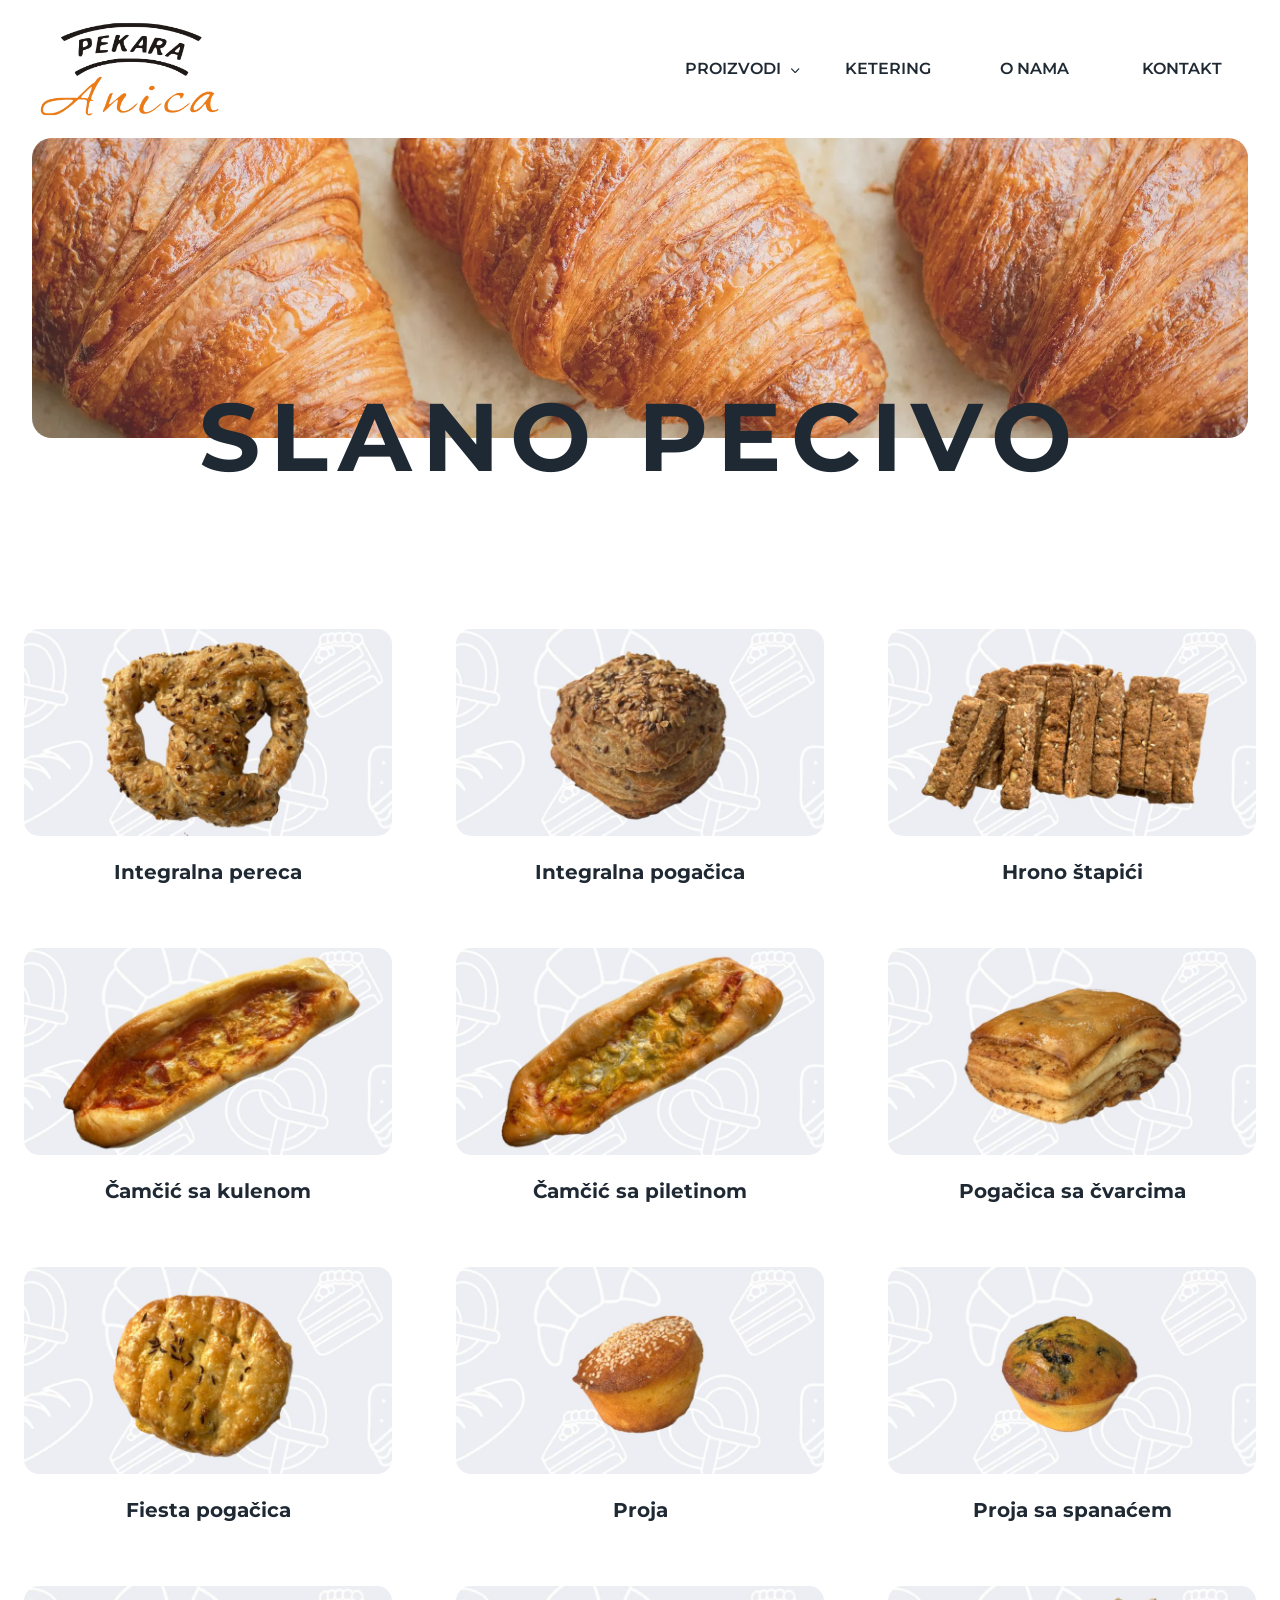
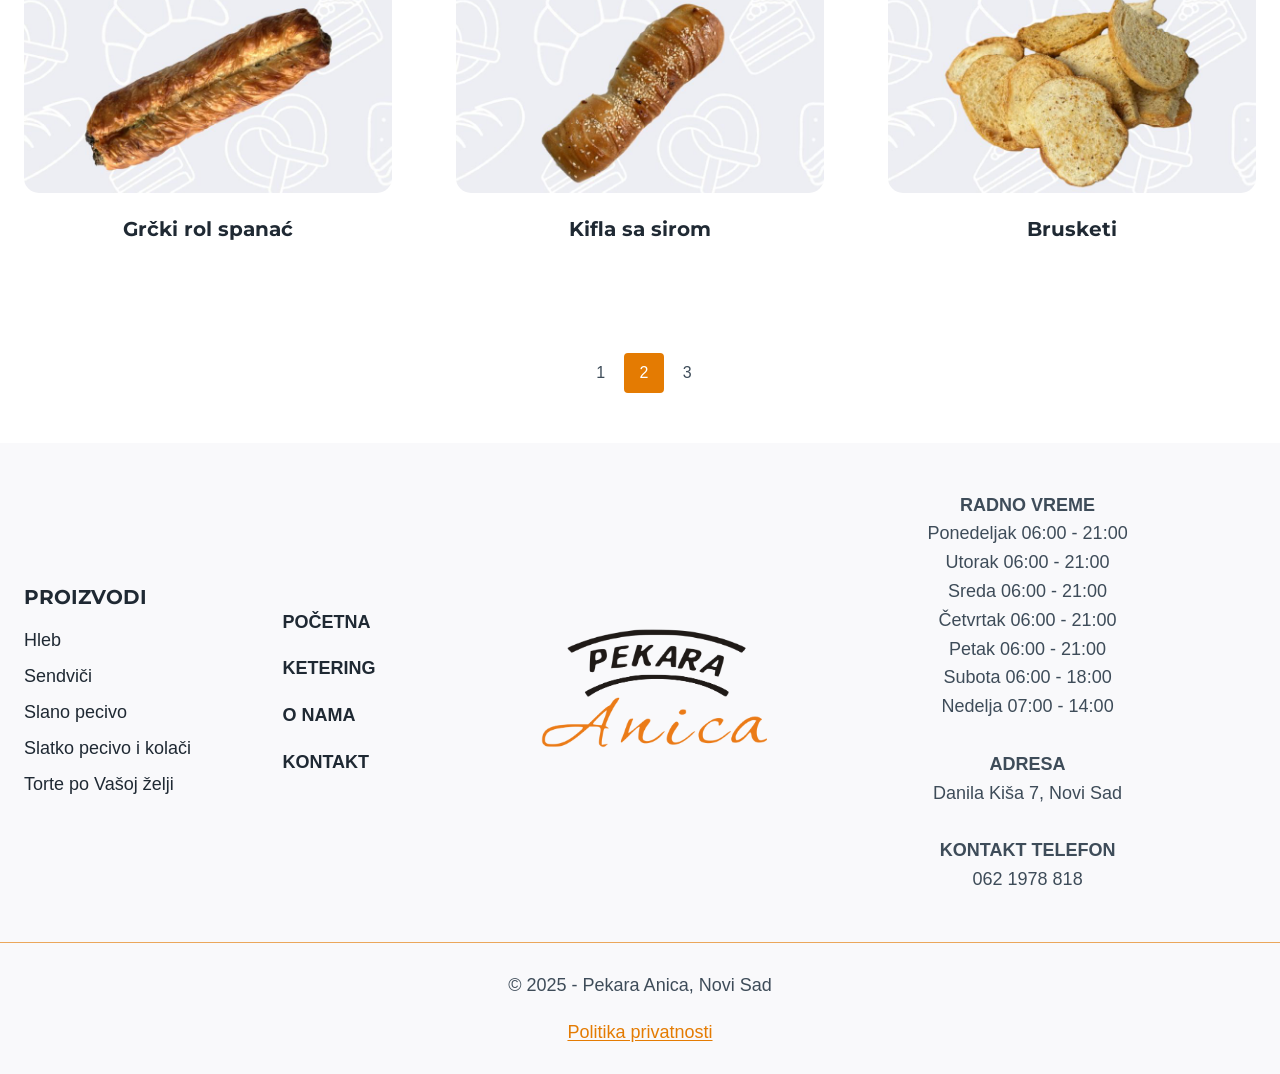
<file: slano-pecivo/2/index.html>
<!DOCTYPE html>
<html lang="en-US" class="no-js" itemtype="https://schema.org/WebPage" itemscope>
<head><meta charset="UTF-8">
	
	<meta name="viewport" content="width=device-width, initial-scale=1, minimum-scale=1">
	<meta name="robots" content="index, follow, max-image-preview:large, max-snippet:-1, max-video-preview:-1">

	<!-- This site is optimized with the Yoast SEO plugin v26.5 - https://yoast.com/wordpress/plugins/seo/ -->
	<title>Slano pecivo - Pekara Anica</title>
	<meta name="description" content="Veliki izbor slanog peciva, sveže, hrskavo i savršeno za doručak ili užinu. Od bureka i pite do integralnog peciva, po nešto za svačiji ukus.">
	<link rel="canonical" href="/slano-pecivo/2/">
	<link rel="prev" href="/slano-pecivo/">
	<link rel="next" href="/slano-pecivo/3/">
	<meta property="og:locale" content="en_US">
	<meta property="og:type" content="article">
	<meta property="og:title" content="Slano pecivo - Pekara Anica">
	<meta property="og:description" content="Veliki izbor slanog peciva, sveže, hrskavo i savršeno za doručak ili užinu. Od bureka i pite do integralnog peciva, po nešto za svačiji ukus.">
	<meta property="og:url" content="/slano-pecivo/">
	<meta property="og:site_name" content="Pekara Anica">
	<meta property="article:publisher" content="https://www.facebook.com/pekaraanica">
	<meta property="article:modified_time" content="2025-11-23T14:03:43+00:00">
	<meta property="og:image" content="/wp-content/uploads/2025/11/kifla.jpg">
	<meta property="og:image:width" content="1200">
	<meta property="og:image:height" content="675">
	<meta property="og:image:type" content="image/jpeg">
	<meta name="twitter:card" content="summary_large_image">
	<meta name="twitter:label1" content="Est. reading time">
	<meta name="twitter:data1" content="18 minutes">
	<script type="application/ld+json" class="yoast-schema-graph">{"@context":"https://schema.org","@graph":[{"@type":"WebPage","@id":"/slano-pecivo/","url":"/slano-pecivo/2/","name":"Slano pecivo - Pekara Anica","isPartOf":{"@id":"/#website"},"primaryImageOfPage":{"@id":"/slano-pecivo/2/#primaryimage"},"image":{"@id":"/slano-pecivo/2/#primaryimage"},"thumbnailUrl":"/wp-content/uploads/2025/11/kifla.jpg","datePublished":"2025-07-01T20:34:38+00:00","dateModified":"2025-11-23T14:03:43+00:00","description":"Veliki izbor slanog peciva, sveže, hrskavo i savršeno za doručak ili užinu. Od bureka i pite do integralnog peciva, po nešto za svačiji ukus.","breadcrumb":{"@id":"/slano-pecivo/2/#breadcrumb"},"inLanguage":"en-US","potentialAction":[{"@type":"ReadAction","target":["/slano-pecivo/2/"]}]},{"@type":"ImageObject","inLanguage":"en-US","@id":"/slano-pecivo/2/#primaryimage","url":"/wp-content/uploads/2025/11/kifla.jpg","contentUrl":"/wp-content/uploads/2025/11/kifla.jpg","width":1200,"height":675,"caption":"Kifla"},{"@type":"BreadcrumbList","@id":"/slano-pecivo/2/#breadcrumb","itemListElement":[{"@type":"ListItem","position":1,"name":"Home","item":"/"},{"@type":"ListItem","position":2,"name":"Slano pecivo"}]},{"@type":"WebSite","@id":"/#website","url":"/","name":"Pekara Anica","description":"Sveže pecivo svakog dana","publisher":{"@id":"/#organization"},"potentialAction":[{"@type":"SearchAction","target":{"@type":"EntryPoint","urlTemplate":"/?s={search_term_string}"},"query-input":{"@type":"PropertyValueSpecification","valueRequired":true,"valueName":"search_term_string"}}],"inLanguage":"en-US"},{"@type":"Organization","@id":"/#organization","name":"Anica","url":"/","logo":{"@type":"ImageObject","inLanguage":"en-US","@id":"/#/schema/logo/image/","url":"/wp-content/uploads/2025/11/logo.png","contentUrl":"/wp-content/uploads/2025/11/logo.png","width":650,"height":355,"caption":"Anica"},"image":{"@id":"/#/schema/logo/image/"},"sameAs":["https://www.facebook.com/pekaraanica"]}]}</script>
	<!-- / Yoast SEO plugin. -->


<link rel="alternate" type="application/rss+xml" title="Pekara Anica » Feed" href="/feed/">
<link rel="alternate" type="application/rss+xml" title="Pekara Anica » Comments Feed" href="/comments/feed/">
			<script>document.documentElement.classList.remove( 'no-js' );</script>
			<link rel="alternate" title="oEmbed (JSON)" type="application/json+oembed" href="/wp-json/oembed/1.0/embed?url=%2Fslano-pecivo%2F">
<link rel="alternate" title="oEmbed (XML)" type="text/xml+oembed" href="/wp-json/oembed/1.0/embed?url=%2Fslano-pecivo%2F&amp;format=xml">
<style id="wp-img-auto-sizes-contain-inline-css">
img:is([sizes=auto i],[sizes^="auto," i]){contain-intrinsic-size:3000px 1500px}
/*# sourceURL=wp-img-auto-sizes-contain-inline-css */
</style>
<style id="wp-emoji-styles-inline-css">

	img.wp-smiley, img.emoji {
		display: inline !important;
		border: none !important;
		box-shadow: none !important;
		height: 1em !important;
		width: 1em !important;
		margin: 0 0.07em !important;
		vertical-align: -0.1em !important;
		background: none !important;
		padding: 0 !important;
	}
/*# sourceURL=wp-emoji-styles-inline-css */
</style>
<style id="wp-block-library-inline-css">
:root{--wp-block-synced-color:#7a00df;--wp-block-synced-color--rgb:122,0,223;--wp-bound-block-color:var(--wp-block-synced-color);--wp-editor-canvas-background:#ddd;--wp-admin-theme-color:#007cba;--wp-admin-theme-color--rgb:0,124,186;--wp-admin-theme-color-darker-10:#006ba1;--wp-admin-theme-color-darker-10--rgb:0,107,160.5;--wp-admin-theme-color-darker-20:#005a87;--wp-admin-theme-color-darker-20--rgb:0,90,135;--wp-admin-border-width-focus:2px}@media (min-resolution:192dpi){:root{--wp-admin-border-width-focus:1.5px}}.wp-element-button{cursor:pointer}:root .has-very-light-gray-background-color{background-color:#eee}:root .has-very-dark-gray-background-color{background-color:#313131}:root .has-very-light-gray-color{color:#eee}:root .has-very-dark-gray-color{color:#313131}:root .has-vivid-green-cyan-to-vivid-cyan-blue-gradient-background{background:linear-gradient(135deg,#00d084,#0693e3)}:root .has-purple-crush-gradient-background{background:linear-gradient(135deg,#34e2e4,#4721fb 50%,#ab1dfe)}:root .has-hazy-dawn-gradient-background{background:linear-gradient(135deg,#faaca8,#dad0ec)}:root .has-subdued-olive-gradient-background{background:linear-gradient(135deg,#fafae1,#67a671)}:root .has-atomic-cream-gradient-background{background:linear-gradient(135deg,#fdd79a,#004a59)}:root .has-nightshade-gradient-background{background:linear-gradient(135deg,#330968,#31cdcf)}:root .has-midnight-gradient-background{background:linear-gradient(135deg,#020381,#2874fc)}:root{--wp--preset--font-size--normal:16px;--wp--preset--font-size--huge:42px}.has-regular-font-size{font-size:1em}.has-larger-font-size{font-size:2.625em}.has-normal-font-size{font-size:var(--wp--preset--font-size--normal)}.has-huge-font-size{font-size:var(--wp--preset--font-size--huge)}.has-text-align-center{text-align:center}.has-text-align-left{text-align:left}.has-text-align-right{text-align:right}.has-fit-text{white-space:nowrap!important}#end-resizable-editor-section{display:none}.aligncenter{clear:both}.items-justified-left{justify-content:flex-start}.items-justified-center{justify-content:center}.items-justified-right{justify-content:flex-end}.items-justified-space-between{justify-content:space-between}.screen-reader-text{border:0;clip-path:inset(50%);height:1px;margin:-1px;overflow:hidden;padding:0;position:absolute;width:1px;word-wrap:normal!important}.screen-reader-text:focus{background-color:#ddd;clip-path:none;color:#444;display:block;font-size:1em;height:auto;left:5px;line-height:normal;padding:15px 23px 14px;text-decoration:none;top:5px;width:auto;z-index:100000}html :where(.has-border-color){border-style:solid}html :where([style*=border-top-color]){border-top-style:solid}html :where([style*=border-right-color]){border-right-style:solid}html :where([style*=border-bottom-color]){border-bottom-style:solid}html :where([style*=border-left-color]){border-left-style:solid}html :where([style*=border-width]){border-style:solid}html :where([style*=border-top-width]){border-top-style:solid}html :where([style*=border-right-width]){border-right-style:solid}html :where([style*=border-bottom-width]){border-bottom-style:solid}html :where([style*=border-left-width]){border-left-style:solid}html :where(img[class*=wp-image-]){height:auto;max-width:100%}:where(figure){margin:0 0 1em}html :where(.is-position-sticky){--wp-admin--admin-bar--position-offset:var(--wp-admin--admin-bar--height,0px)}@media screen and (max-width:600px){html :where(.is-position-sticky){--wp-admin--admin-bar--position-offset:0px}}

/*# sourceURL=wp-block-library-inline-css */
</style><style id="wp-block-image-inline-css">
.wp-block-image>a,.wp-block-image>figure>a{display:inline-block}.wp-block-image img{box-sizing:border-box;height:auto;max-width:100%;vertical-align:bottom}@media not (prefers-reduced-motion){.wp-block-image img.hide{visibility:hidden}.wp-block-image img.show{animation:show-content-image .4s}}.wp-block-image[style*=border-radius] img,.wp-block-image[style*=border-radius]>a{border-radius:inherit}.wp-block-image.has-custom-border img{box-sizing:border-box}.wp-block-image.aligncenter{text-align:center}.wp-block-image.alignfull>a,.wp-block-image.alignwide>a{width:100%}.wp-block-image.alignfull img,.wp-block-image.alignwide img{height:auto;width:100%}.wp-block-image .aligncenter,.wp-block-image .alignleft,.wp-block-image .alignright,.wp-block-image.aligncenter,.wp-block-image.alignleft,.wp-block-image.alignright{display:table}.wp-block-image .aligncenter>figcaption,.wp-block-image .alignleft>figcaption,.wp-block-image .alignright>figcaption,.wp-block-image.aligncenter>figcaption,.wp-block-image.alignleft>figcaption,.wp-block-image.alignright>figcaption{caption-side:bottom;display:table-caption}.wp-block-image .alignleft{float:left;margin:.5em 1em .5em 0}.wp-block-image .alignright{float:right;margin:.5em 0 .5em 1em}.wp-block-image .aligncenter{margin-left:auto;margin-right:auto}.wp-block-image :where(figcaption){margin-bottom:1em;margin-top:.5em}.wp-block-image.is-style-circle-mask img{border-radius:9999px}@supports ((-webkit-mask-image:none) or (mask-image:none)) or (-webkit-mask-image:none){.wp-block-image.is-style-circle-mask img{border-radius:0;-webkit-mask-image:url('data:image/svg+xml;utf8,<svg viewBox="0 0 100 100" xmlns="http://www.w3.org/2000/svg"><circle cx="50" cy="50" r="50"/>');mask-image:url('data:image/svg+xml;utf8,<svg viewBox="0 0 100 100" xmlns="http://www.w3.org/2000/svg"><circle cx="50" cy="50" r="50"/>');mask-mode:alpha;-webkit-mask-position:center;mask-position:center;-webkit-mask-repeat:no-repeat;mask-repeat:no-repeat;-webkit-mask-size:contain;mask-size:contain}}:root :where(.wp-block-image.is-style-rounded img,.wp-block-image .is-style-rounded img){border-radius:9999px}.wp-block-image figure{margin:0}.wp-lightbox-container{display:flex;flex-direction:column;position:relative}.wp-lightbox-container img{cursor:zoom-in}.wp-lightbox-container img:hover+button{opacity:1}.wp-lightbox-container button{align-items:center;backdrop-filter:blur(16px) saturate(180%);background-color:#5a5a5a40;border:none;border-radius:4px;cursor:zoom-in;display:flex;height:20px;justify-content:center;opacity:0;padding:0;position:absolute;right:16px;text-align:center;top:16px;width:20px;z-index:100}@media not (prefers-reduced-motion){.wp-lightbox-container button{transition:opacity .2s ease}}.wp-lightbox-container button:focus-visible{outline:3px auto #5a5a5a40;outline:3px auto -webkit-focus-ring-color;outline-offset:3px}.wp-lightbox-container button:hover{cursor:pointer;opacity:1}.wp-lightbox-container button:focus{opacity:1}.wp-lightbox-container button:focus,.wp-lightbox-container button:hover,.wp-lightbox-container button:not(:hover):not(:active):not(.has-background){background-color:#5a5a5a40;border:none}.wp-lightbox-overlay{box-sizing:border-box;cursor:zoom-out;height:100vh;left:0;overflow:hidden;position:fixed;top:0;visibility:hidden;width:100%;z-index:100000}.wp-lightbox-overlay .close-button{align-items:center;cursor:pointer;display:flex;justify-content:center;min-height:40px;min-width:40px;padding:0;position:absolute;right:calc(env(safe-area-inset-right) + 16px);top:calc(env(safe-area-inset-top) + 16px);z-index:5000000}.wp-lightbox-overlay .close-button:focus,.wp-lightbox-overlay .close-button:hover,.wp-lightbox-overlay .close-button:not(:hover):not(:active):not(.has-background){background:none;border:none}.wp-lightbox-overlay .lightbox-image-container{height:var(--wp--lightbox-container-height);left:50%;overflow:hidden;position:absolute;top:50%;transform:translate(-50%,-50%);transform-origin:top left;width:var(--wp--lightbox-container-width);z-index:9999999999}.wp-lightbox-overlay .wp-block-image{align-items:center;box-sizing:border-box;display:flex;height:100%;justify-content:center;margin:0;position:relative;transform-origin:0 0;width:100%;z-index:3000000}.wp-lightbox-overlay .wp-block-image img{height:var(--wp--lightbox-image-height);min-height:var(--wp--lightbox-image-height);min-width:var(--wp--lightbox-image-width);width:var(--wp--lightbox-image-width)}.wp-lightbox-overlay .wp-block-image figcaption{display:none}.wp-lightbox-overlay button{background:none;border:none}.wp-lightbox-overlay .scrim{background-color:#fff;height:100%;opacity:.9;position:absolute;width:100%;z-index:2000000}.wp-lightbox-overlay.active{visibility:visible}@media not (prefers-reduced-motion){.wp-lightbox-overlay.active{animation:turn-on-visibility .25s both}.wp-lightbox-overlay.active img{animation:turn-on-visibility .35s both}.wp-lightbox-overlay.show-closing-animation:not(.active){animation:turn-off-visibility .35s both}.wp-lightbox-overlay.show-closing-animation:not(.active) img{animation:turn-off-visibility .25s both}.wp-lightbox-overlay.zoom.active{animation:none;opacity:1;visibility:visible}.wp-lightbox-overlay.zoom.active .lightbox-image-container{animation:lightbox-zoom-in .4s}.wp-lightbox-overlay.zoom.active .lightbox-image-container img{animation:none}.wp-lightbox-overlay.zoom.active .scrim{animation:turn-on-visibility .4s forwards}.wp-lightbox-overlay.zoom.show-closing-animation:not(.active){animation:none}.wp-lightbox-overlay.zoom.show-closing-animation:not(.active) .lightbox-image-container{animation:lightbox-zoom-out .4s}.wp-lightbox-overlay.zoom.show-closing-animation:not(.active) .lightbox-image-container img{animation:none}.wp-lightbox-overlay.zoom.show-closing-animation:not(.active) .scrim{animation:turn-off-visibility .4s forwards}}@keyframes show-content-image{0%{visibility:hidden}99%{visibility:hidden}to{visibility:visible}}@keyframes turn-on-visibility{0%{opacity:0}to{opacity:1}}@keyframes turn-off-visibility{0%{opacity:1;visibility:visible}99%{opacity:0;visibility:visible}to{opacity:0;visibility:hidden}}@keyframes lightbox-zoom-in{0%{transform:translate(calc((-100vw + var(--wp--lightbox-scrollbar-width))/2 + var(--wp--lightbox-initial-left-position)),calc(-50vh + var(--wp--lightbox-initial-top-position))) scale(var(--wp--lightbox-scale))}to{transform:translate(-50%,-50%) scale(1)}}@keyframes lightbox-zoom-out{0%{transform:translate(-50%,-50%) scale(1);visibility:visible}99%{visibility:visible}to{transform:translate(calc((-100vw + var(--wp--lightbox-scrollbar-width))/2 + var(--wp--lightbox-initial-left-position)),calc(-50vh + var(--wp--lightbox-initial-top-position))) scale(var(--wp--lightbox-scale));visibility:hidden}}
/*# sourceURL=/wp-includes/blocks/image/style.min.css */
</style>
<style id="wp-block-group-inline-css">
.wp-block-group{box-sizing:border-box}:where(.wp-block-group.wp-block-group-is-layout-constrained){position:relative}
/*# sourceURL=/wp-includes/blocks/group/style.min.css */
</style>
<style id="wp-block-paragraph-inline-css">
.is-small-text{font-size:.875em}.is-regular-text{font-size:1em}.is-large-text{font-size:2.25em}.is-larger-text{font-size:3em}.has-drop-cap:not(:focus):first-letter{float:left;font-size:8.4em;font-style:normal;font-weight:100;line-height:.68;margin:.05em .1em 0 0;text-transform:uppercase}body.rtl .has-drop-cap:not(:focus):first-letter{float:none;margin-left:.1em}p.has-drop-cap.has-background{overflow:hidden}:root :where(p.has-background){padding:1.25em 2.375em}:where(p.has-text-color:not(.has-link-color)) a{color:inherit}p.has-text-align-left[style*="writing-mode:vertical-lr"],p.has-text-align-right[style*="writing-mode:vertical-rl"]{rotate:180deg}
/*# sourceURL=/wp-includes/blocks/paragraph/style.min.css */
</style>
<style id="global-styles-inline-css">
:root{--wp--preset--aspect-ratio--square: 1;--wp--preset--aspect-ratio--4-3: 4/3;--wp--preset--aspect-ratio--3-4: 3/4;--wp--preset--aspect-ratio--3-2: 3/2;--wp--preset--aspect-ratio--2-3: 2/3;--wp--preset--aspect-ratio--16-9: 16/9;--wp--preset--aspect-ratio--9-16: 9/16;--wp--preset--color--black: #000000;--wp--preset--color--cyan-bluish-gray: #abb8c3;--wp--preset--color--white: #ffffff;--wp--preset--color--pale-pink: #f78da7;--wp--preset--color--vivid-red: #cf2e2e;--wp--preset--color--luminous-vivid-orange: #ff6900;--wp--preset--color--luminous-vivid-amber: #fcb900;--wp--preset--color--light-green-cyan: #7bdcb5;--wp--preset--color--vivid-green-cyan: #00d084;--wp--preset--color--pale-cyan-blue: #8ed1fc;--wp--preset--color--vivid-cyan-blue: #0693e3;--wp--preset--color--vivid-purple: #9b51e0;--wp--preset--color--theme-palette-1: var(--global-palette1);--wp--preset--color--theme-palette-2: var(--global-palette2);--wp--preset--color--theme-palette-3: var(--global-palette3);--wp--preset--color--theme-palette-4: var(--global-palette4);--wp--preset--color--theme-palette-5: var(--global-palette5);--wp--preset--color--theme-palette-6: var(--global-palette6);--wp--preset--color--theme-palette-7: var(--global-palette7);--wp--preset--color--theme-palette-8: var(--global-palette8);--wp--preset--color--theme-palette-9: var(--global-palette9);--wp--preset--color--theme-palette-10: var(--global-palette10);--wp--preset--color--theme-palette-11: var(--global-palette11);--wp--preset--color--theme-palette-12: var(--global-palette12);--wp--preset--color--theme-palette-13: var(--global-palette13);--wp--preset--color--theme-palette-14: var(--global-palette14);--wp--preset--color--theme-palette-15: var(--global-palette15);--wp--preset--gradient--vivid-cyan-blue-to-vivid-purple: linear-gradient(135deg,rgb(6,147,227) 0%,rgb(155,81,224) 100%);--wp--preset--gradient--light-green-cyan-to-vivid-green-cyan: linear-gradient(135deg,rgb(122,220,180) 0%,rgb(0,208,130) 100%);--wp--preset--gradient--luminous-vivid-amber-to-luminous-vivid-orange: linear-gradient(135deg,rgb(252,185,0) 0%,rgb(255,105,0) 100%);--wp--preset--gradient--luminous-vivid-orange-to-vivid-red: linear-gradient(135deg,rgb(255,105,0) 0%,rgb(207,46,46) 100%);--wp--preset--gradient--very-light-gray-to-cyan-bluish-gray: linear-gradient(135deg,rgb(238,238,238) 0%,rgb(169,184,195) 100%);--wp--preset--gradient--cool-to-warm-spectrum: linear-gradient(135deg,rgb(74,234,220) 0%,rgb(151,120,209) 20%,rgb(207,42,186) 40%,rgb(238,44,130) 60%,rgb(251,105,98) 80%,rgb(254,248,76) 100%);--wp--preset--gradient--blush-light-purple: linear-gradient(135deg,rgb(255,206,236) 0%,rgb(152,150,240) 100%);--wp--preset--gradient--blush-bordeaux: linear-gradient(135deg,rgb(254,205,165) 0%,rgb(254,45,45) 50%,rgb(107,0,62) 100%);--wp--preset--gradient--luminous-dusk: linear-gradient(135deg,rgb(255,203,112) 0%,rgb(199,81,192) 50%,rgb(65,88,208) 100%);--wp--preset--gradient--pale-ocean: linear-gradient(135deg,rgb(255,245,203) 0%,rgb(182,227,212) 50%,rgb(51,167,181) 100%);--wp--preset--gradient--electric-grass: linear-gradient(135deg,rgb(202,248,128) 0%,rgb(113,206,126) 100%);--wp--preset--gradient--midnight: linear-gradient(135deg,rgb(2,3,129) 0%,rgb(40,116,252) 100%);--wp--preset--font-size--small: var(--global-font-size-small);--wp--preset--font-size--medium: var(--global-font-size-medium);--wp--preset--font-size--large: var(--global-font-size-large);--wp--preset--font-size--x-large: 42px;--wp--preset--font-size--larger: var(--global-font-size-larger);--wp--preset--font-size--xxlarge: var(--global-font-size-xxlarge);--wp--preset--spacing--20: 0.44rem;--wp--preset--spacing--30: 0.67rem;--wp--preset--spacing--40: 1rem;--wp--preset--spacing--50: 1.5rem;--wp--preset--spacing--60: 2.25rem;--wp--preset--spacing--70: 3.38rem;--wp--preset--spacing--80: 5.06rem;--wp--preset--shadow--natural: 6px 6px 9px rgba(0, 0, 0, 0.2);--wp--preset--shadow--deep: 12px 12px 50px rgba(0, 0, 0, 0.4);--wp--preset--shadow--sharp: 6px 6px 0px rgba(0, 0, 0, 0.2);--wp--preset--shadow--outlined: 6px 6px 0px -3px rgb(255, 255, 255), 6px 6px rgb(0, 0, 0);--wp--preset--shadow--crisp: 6px 6px 0px rgb(0, 0, 0);}:where(.is-layout-flex){gap: 0.5em;}:where(.is-layout-grid){gap: 0.5em;}body .is-layout-flex{display: flex;}.is-layout-flex{flex-wrap: wrap;align-items: center;}.is-layout-flex > :is(*, div){margin: 0;}body .is-layout-grid{display: grid;}.is-layout-grid > :is(*, div){margin: 0;}:where(.wp-block-columns.is-layout-flex){gap: 2em;}:where(.wp-block-columns.is-layout-grid){gap: 2em;}:where(.wp-block-post-template.is-layout-flex){gap: 1.25em;}:where(.wp-block-post-template.is-layout-grid){gap: 1.25em;}.has-black-color{color: var(--wp--preset--color--black) !important;}.has-cyan-bluish-gray-color{color: var(--wp--preset--color--cyan-bluish-gray) !important;}.has-white-color{color: var(--wp--preset--color--white) !important;}.has-pale-pink-color{color: var(--wp--preset--color--pale-pink) !important;}.has-vivid-red-color{color: var(--wp--preset--color--vivid-red) !important;}.has-luminous-vivid-orange-color{color: var(--wp--preset--color--luminous-vivid-orange) !important;}.has-luminous-vivid-amber-color{color: var(--wp--preset--color--luminous-vivid-amber) !important;}.has-light-green-cyan-color{color: var(--wp--preset--color--light-green-cyan) !important;}.has-vivid-green-cyan-color{color: var(--wp--preset--color--vivid-green-cyan) !important;}.has-pale-cyan-blue-color{color: var(--wp--preset--color--pale-cyan-blue) !important;}.has-vivid-cyan-blue-color{color: var(--wp--preset--color--vivid-cyan-blue) !important;}.has-vivid-purple-color{color: var(--wp--preset--color--vivid-purple) !important;}.has-black-background-color{background-color: var(--wp--preset--color--black) !important;}.has-cyan-bluish-gray-background-color{background-color: var(--wp--preset--color--cyan-bluish-gray) !important;}.has-white-background-color{background-color: var(--wp--preset--color--white) !important;}.has-pale-pink-background-color{background-color: var(--wp--preset--color--pale-pink) !important;}.has-vivid-red-background-color{background-color: var(--wp--preset--color--vivid-red) !important;}.has-luminous-vivid-orange-background-color{background-color: var(--wp--preset--color--luminous-vivid-orange) !important;}.has-luminous-vivid-amber-background-color{background-color: var(--wp--preset--color--luminous-vivid-amber) !important;}.has-light-green-cyan-background-color{background-color: var(--wp--preset--color--light-green-cyan) !important;}.has-vivid-green-cyan-background-color{background-color: var(--wp--preset--color--vivid-green-cyan) !important;}.has-pale-cyan-blue-background-color{background-color: var(--wp--preset--color--pale-cyan-blue) !important;}.has-vivid-cyan-blue-background-color{background-color: var(--wp--preset--color--vivid-cyan-blue) !important;}.has-vivid-purple-background-color{background-color: var(--wp--preset--color--vivid-purple) !important;}.has-black-border-color{border-color: var(--wp--preset--color--black) !important;}.has-cyan-bluish-gray-border-color{border-color: var(--wp--preset--color--cyan-bluish-gray) !important;}.has-white-border-color{border-color: var(--wp--preset--color--white) !important;}.has-pale-pink-border-color{border-color: var(--wp--preset--color--pale-pink) !important;}.has-vivid-red-border-color{border-color: var(--wp--preset--color--vivid-red) !important;}.has-luminous-vivid-orange-border-color{border-color: var(--wp--preset--color--luminous-vivid-orange) !important;}.has-luminous-vivid-amber-border-color{border-color: var(--wp--preset--color--luminous-vivid-amber) !important;}.has-light-green-cyan-border-color{border-color: var(--wp--preset--color--light-green-cyan) !important;}.has-vivid-green-cyan-border-color{border-color: var(--wp--preset--color--vivid-green-cyan) !important;}.has-pale-cyan-blue-border-color{border-color: var(--wp--preset--color--pale-cyan-blue) !important;}.has-vivid-cyan-blue-border-color{border-color: var(--wp--preset--color--vivid-cyan-blue) !important;}.has-vivid-purple-border-color{border-color: var(--wp--preset--color--vivid-purple) !important;}.has-vivid-cyan-blue-to-vivid-purple-gradient-background{background: var(--wp--preset--gradient--vivid-cyan-blue-to-vivid-purple) !important;}.has-light-green-cyan-to-vivid-green-cyan-gradient-background{background: var(--wp--preset--gradient--light-green-cyan-to-vivid-green-cyan) !important;}.has-luminous-vivid-amber-to-luminous-vivid-orange-gradient-background{background: var(--wp--preset--gradient--luminous-vivid-amber-to-luminous-vivid-orange) !important;}.has-luminous-vivid-orange-to-vivid-red-gradient-background{background: var(--wp--preset--gradient--luminous-vivid-orange-to-vivid-red) !important;}.has-very-light-gray-to-cyan-bluish-gray-gradient-background{background: var(--wp--preset--gradient--very-light-gray-to-cyan-bluish-gray) !important;}.has-cool-to-warm-spectrum-gradient-background{background: var(--wp--preset--gradient--cool-to-warm-spectrum) !important;}.has-blush-light-purple-gradient-background{background: var(--wp--preset--gradient--blush-light-purple) !important;}.has-blush-bordeaux-gradient-background{background: var(--wp--preset--gradient--blush-bordeaux) !important;}.has-luminous-dusk-gradient-background{background: var(--wp--preset--gradient--luminous-dusk) !important;}.has-pale-ocean-gradient-background{background: var(--wp--preset--gradient--pale-ocean) !important;}.has-electric-grass-gradient-background{background: var(--wp--preset--gradient--electric-grass) !important;}.has-midnight-gradient-background{background: var(--wp--preset--gradient--midnight) !important;}.has-small-font-size{font-size: var(--wp--preset--font-size--small) !important;}.has-medium-font-size{font-size: var(--wp--preset--font-size--medium) !important;}.has-large-font-size{font-size: var(--wp--preset--font-size--large) !important;}.has-x-large-font-size{font-size: var(--wp--preset--font-size--x-large) !important;}
/*# sourceURL=global-styles-inline-css */
</style>

<style id="classic-theme-styles-inline-css">
/*! This file is auto-generated */
.wp-block-button__link{color:#fff;background-color:#32373c;border-radius:9999px;box-shadow:none;text-decoration:none;padding:calc(.667em + 2px) calc(1.333em + 2px);font-size:1.125em}.wp-block-file__button{background:#32373c;color:#fff;text-decoration:none}
/*# sourceURL=/wp-includes/css/classic-themes.min.css */
</style>
<link rel="stylesheet" id="parent-style-css" href="/wp-content/themes/kadence/style.css?ver=6.9" media="all">
<link rel="stylesheet" id="child-style-css" href="/wp-content/themes/kadence-child/style.css?ver=1.0" media="all">
<link rel="stylesheet" id="kadence-global-css" href="/wp-content/themes/kadence/assets/css/global.min.css?ver=1.4.2" media="all">
<style id="kadence-global-inline-css">
/* Kadence Base CSS */
:root{--global-palette1:#e47b02;--global-palette2:#ed8f0c;--global-palette3:#1f2933;--global-palette4:#3e4c59;--global-palette5:#52606d;--global-palette6:#7b8794;--global-palette7:#f3f4f7;--global-palette8:#f9f9fb;--global-palette9:#ffffff;--global-palette10:oklch(from var(--global-palette1) calc(l + 0.10 * (1 - l)) calc(c * 1.00) calc(h + 180) / 100%);--global-palette11:#13612e;--global-palette12:#1159af;--global-palette13:#b82105;--global-palette14:#f7630c;--global-palette15:#f5a524;--global-palette9rgb:255, 255, 255;--global-palette-highlight:var(--global-palette1);--global-palette-highlight-alt:var(--global-palette1);--global-palette-highlight-alt2:var(--global-palette9);--global-palette-btn-bg:var(--global-palette1);--global-palette-btn-bg-hover:#ffab35;--global-palette-btn:#ffffff;--global-palette-btn-hover:var(--global-palette9);--global-palette-btn-sec-bg:var(--global-palette7);--global-palette-btn-sec-bg-hover:var(--global-palette2);--global-palette-btn-sec:var(--global-palette3);--global-palette-btn-sec-hover:var(--global-palette9);--global-body-font-family:-apple-system,BlinkMacSystemFont,"Segoe UI",Roboto,Oxygen-Sans,Ubuntu,Cantarell,"Helvetica Neue",sans-serif, "Apple Color Emoji", "Segoe UI Emoji", "Segoe UI Symbol";--global-heading-font-family:Montserrat, sans-serif;--global-primary-nav-font-family:Montserrat, sans-serif;--global-fallback-font:sans-serif;--global-display-fallback-font:sans-serif;--global-content-width:1290px;--global-content-wide-width:calc(1290px + 230px);--global-content-narrow-width:842px;--global-content-edge-padding:1.5rem;--global-content-boxed-padding:2rem;--global-calc-content-width:calc(1290px - var(--global-content-edge-padding) - var(--global-content-edge-padding) );--wp--style--global--content-size:var(--global-calc-content-width);}.wp-site-blocks{--global-vw:calc( 100vw - ( 0.5 * var(--scrollbar-offset)));}body{background:var(--global-palette8);}body, input, select, optgroup, textarea{font-style:normal;font-weight:400;font-size:18px;line-height:1.6;font-family:var(--global-body-font-family);color:var(--global-palette4);}.content-bg, body.content-style-unboxed .site{background:var(--global-palette9);}h1,h2,h3,h4,h5,h6{font-family:var(--global-heading-font-family);}h1{font-style:normal;font-weight:700;font-size:50px;line-height:1.4;text-transform:capitalize;color:var(--global-palette3);}h2{font-style:normal;font-weight:700;font-size:32px;line-height:1.5;color:var(--global-palette3);}h3{font-style:normal;font-weight:700;font-size:27px;line-height:1.5;color:var(--global-palette3);}h4{font-style:normal;font-weight:700;font-size:24px;line-height:1.5;color:var(--global-palette3);}h5{font-style:normal;font-weight:700;font-size:22px;line-height:1.5;color:var(--global-palette3);}h6{font-style:normal;font-weight:600;font-size:19px;line-height:1.5;text-transform:capitalize;color:var(--global-palette1);}@media all and (max-width: 1024px){h1{font-size:45px;}}@media all and (max-width: 767px){h1{font-size:36px;}}.entry-hero .kadence-breadcrumbs{max-width:1290px;}.site-container, .site-header-row-layout-contained, .site-footer-row-layout-contained, .entry-hero-layout-contained, .comments-area, .alignfull > .wp-block-cover__inner-container, .alignwide > .wp-block-cover__inner-container{max-width:var(--global-content-width);}.content-width-narrow .content-container.site-container, .content-width-narrow .hero-container.site-container{max-width:var(--global-content-narrow-width);}@media all and (min-width: 1520px){.wp-site-blocks .content-container  .alignwide{margin-left:-115px;margin-right:-115px;width:unset;max-width:unset;}}@media all and (min-width: 1102px){.content-width-narrow .wp-site-blocks .content-container .alignwide{margin-left:-130px;margin-right:-130px;width:unset;max-width:unset;}}.content-style-boxed .wp-site-blocks .entry-content .alignwide{margin-left:calc( -1 * var( --global-content-boxed-padding ) );margin-right:calc( -1 * var( --global-content-boxed-padding ) );}.content-area{margin-top:5rem;margin-bottom:5rem;}@media all and (max-width: 1024px){.content-area{margin-top:3rem;margin-bottom:3rem;}}@media all and (max-width: 767px){.content-area{margin-top:2rem;margin-bottom:2rem;}}@media all and (max-width: 1024px){:root{--global-content-boxed-padding:2rem;}}@media all and (max-width: 767px){:root{--global-content-boxed-padding:1.5rem;}}.entry-content-wrap{padding:2rem;}@media all and (max-width: 1024px){.entry-content-wrap{padding:2rem;}}@media all and (max-width: 767px){.entry-content-wrap{padding:1.5rem;}}.entry.single-entry{box-shadow:0px 15px 15px -10px rgba(0,0,0,0.05);}.entry.loop-entry{box-shadow:0px 15px 15px -10px rgba(140,202,245,0.18);}.loop-entry .entry-content-wrap{padding:2rem;}@media all and (max-width: 1024px){.loop-entry .entry-content-wrap{padding:2rem;}}@media all and (max-width: 767px){.loop-entry .entry-content-wrap{padding:1.5rem;}}button, .button, .wp-block-button__link, input[type="button"], input[type="reset"], input[type="submit"], .fl-button, .elementor-button-wrapper .elementor-button, .wc-block-components-checkout-place-order-button, .wc-block-cart__submit{font-style:normal;font-weight:600;line-height:1.2;letter-spacing:0em;font-family:Montserrat, sans-serif;text-transform:capitalize;border-radius:100px;padding:17px 35px 17px 35px;box-shadow:0px 0px 0px -7px rgba(0,0,0,0);}.wp-block-button.is-style-outline .wp-block-button__link{padding:17px 35px 17px 35px;}button:hover, button:focus, button:active, .button:hover, .button:focus, .button:active, .wp-block-button__link:hover, .wp-block-button__link:focus, .wp-block-button__link:active, input[type="button"]:hover, input[type="button"]:focus, input[type="button"]:active, input[type="reset"]:hover, input[type="reset"]:focus, input[type="reset"]:active, input[type="submit"]:hover, input[type="submit"]:focus, input[type="submit"]:active, .elementor-button-wrapper .elementor-button:hover, .elementor-button-wrapper .elementor-button:focus, .elementor-button-wrapper .elementor-button:active, .wc-block-cart__submit:hover{box-shadow:0px 15px 25px -7px rgba(0,0,0,0);}.kb-button.kb-btn-global-outline.kb-btn-global-inherit{padding-top:calc(17px - 2px);padding-right:calc(35px - 2px);padding-bottom:calc(17px - 2px);padding-left:calc(35px - 2px);}button.button-style-secondary, .button.button-style-secondary, .wp-block-button__link.button-style-secondary, input[type="button"].button-style-secondary, input[type="reset"].button-style-secondary, input[type="submit"].button-style-secondary, .fl-button.button-style-secondary, .elementor-button-wrapper .elementor-button.button-style-secondary, .wc-block-components-checkout-place-order-button.button-style-secondary, .wc-block-cart__submit.button-style-secondary{font-style:normal;font-weight:600;line-height:1.2;letter-spacing:0em;font-family:Montserrat, sans-serif;text-transform:capitalize;}@media all and (min-width: 1025px){.transparent-header .entry-hero .entry-hero-container-inner{padding-top:80px;}}@media all and (max-width: 1024px){.mobile-transparent-header .entry-hero .entry-hero-container-inner{padding-top:80px;}}@media all and (max-width: 767px){.mobile-transparent-header .entry-hero .entry-hero-container-inner{padding-top:80px;}}.wp-site-blocks .page-title h1{font-style:normal;}.entry-hero.page-hero-section .entry-header{min-height:200px;}.loop-entry.type-post h2.entry-title{font-style:normal;font-size:24px;line-height:1.3;color:var(--global-palette3);}@media all and (max-width: 1024px){.loop-entry.type-post h2.entry-title{font-size:24px;}}
/* Kadence Header CSS */
@media all and (max-width: 1024px){.mobile-transparent-header #masthead{position:absolute;left:0px;right:0px;z-index:100;}.kadence-scrollbar-fixer.mobile-transparent-header #masthead{right:var(--scrollbar-offset,0);}.mobile-transparent-header #masthead, .mobile-transparent-header .site-top-header-wrap .site-header-row-container-inner, .mobile-transparent-header .site-main-header-wrap .site-header-row-container-inner, .mobile-transparent-header .site-bottom-header-wrap .site-header-row-container-inner{background:transparent;}.site-header-row-tablet-layout-fullwidth, .site-header-row-tablet-layout-standard{padding:0px;}}@media all and (min-width: 1025px){.transparent-header #masthead{position:absolute;left:0px;right:0px;z-index:100;}.transparent-header.kadence-scrollbar-fixer #masthead{right:var(--scrollbar-offset,0);}.transparent-header #masthead, .transparent-header .site-top-header-wrap .site-header-row-container-inner, .transparent-header .site-main-header-wrap .site-header-row-container-inner, .transparent-header .site-bottom-header-wrap .site-header-row-container-inner{background:transparent;}}.site-branding a.brand img{max-width:180px;}.site-branding a.brand img.svg-logo-image{width:180px;}@media all and (max-width: 767px){.site-branding a.brand img{max-width:100px;}.site-branding a.brand img.svg-logo-image{width:100px;}}.site-branding{padding:0px 0px 0px 0px;}@media all and (max-width: 1024px){.site-branding{padding:5px 0px 0px 0px;}}#masthead, #masthead .kadence-sticky-header.item-is-fixed:not(.item-at-start):not(.site-header-row-container):not(.site-main-header-wrap), #masthead .kadence-sticky-header.item-is-fixed:not(.item-at-start) > .site-header-row-container-inner{background:#ffffff;}.site-main-header-inner-wrap{min-height:80px;}.site-main-header-wrap .site-header-row-container-inner>.site-container{padding:20px 25px 20px 40px;}@media all and (max-width: 1024px){.site-main-header-wrap .site-header-row-container-inner>.site-container{padding:11px 50px 11px 35px;}}@media all and (max-width: 767px){.site-main-header-wrap .site-header-row-container-inner>.site-container{padding:3px 14px 3px 14px;}}.site-main-header-wrap.site-header-row-container.site-header-focus-item.site-header-row-layout-standard.kadence-sticky-header.item-is-fixed.item-is-stuck, .site-header-upper-inner-wrap.kadence-sticky-header.item-is-fixed.item-is-stuck, .site-header-inner-wrap.kadence-sticky-header.item-is-fixed.item-is-stuck, .site-top-header-wrap.site-header-row-container.site-header-focus-item.site-header-row-layout-standard.kadence-sticky-header.item-is-fixed.item-is-stuck, .site-bottom-header-wrap.site-header-row-container.site-header-focus-item.site-header-row-layout-standard.kadence-sticky-header.item-is-fixed.item-is-stuck{box-shadow:0px 0px 0px 0px rgba(0,0,0,0);}.header-navigation[class*="header-navigation-style-underline"] .header-menu-container.primary-menu-container>ul>li>a:after{width:calc( 100% - 1.7em);}.main-navigation .primary-menu-container > ul > li.menu-item > a{padding-left:calc(1.7em / 2);padding-right:calc(1.7em / 2);padding-top:0.6em;padding-bottom:0.6em;color:var(--global-palette3);}.main-navigation .primary-menu-container > ul > li.menu-item .dropdown-nav-special-toggle{right:calc(1.7em / 2);}.main-navigation .primary-menu-container > ul li.menu-item > a{font-style:normal;font-weight:600;font-size:16px;font-family:var(--global-primary-nav-font-family);}.main-navigation .primary-menu-container > ul > li.menu-item > a:hover{color:var(--global-palette-highlight);}.main-navigation .primary-menu-container > ul > li.menu-item.current-menu-item > a{color:var(--global-palette1);}.header-navigation .header-menu-container ul ul.sub-menu, .header-navigation .header-menu-container ul ul.submenu{background:var(--global-palette3);box-shadow:0px 2px 13px 0px rgba(0,0,0,0.1);}.header-navigation .header-menu-container ul ul li.menu-item, .header-menu-container ul.menu > li.kadence-menu-mega-enabled > ul > li.menu-item > a{border-bottom:1px solid rgba(255,255,255,0.1);border-radius:0px 0px 0px 0px;}.header-navigation .header-menu-container ul ul li.menu-item > a{width:200px;padding-top:1em;padding-bottom:1em;color:var(--global-palette9);font-style:normal;font-size:16px;}.header-navigation .header-menu-container ul ul li.menu-item > a:hover{color:var(--global-palette9);background:var(--global-palette1);border-radius:0px 0px 0px 0px;}.header-navigation .header-menu-container ul ul li.menu-item.current-menu-item > a{color:var(--global-palette9);background:var(--global-palette1);border-radius:0px 0px 0px 0px;}.mobile-toggle-open-container .menu-toggle-open, .mobile-toggle-open-container .menu-toggle-open:focus{color:var(--global-palette3);padding:0.4em 0.6em 0.4em 0.6em;font-size:14px;}.mobile-toggle-open-container .menu-toggle-open.menu-toggle-style-bordered{border:1px solid currentColor;}.mobile-toggle-open-container .menu-toggle-open .menu-toggle-icon{font-size:30px;}.mobile-toggle-open-container .menu-toggle-open:hover, .mobile-toggle-open-container .menu-toggle-open:focus-visible{color:var(--global-palette-highlight);}.mobile-navigation ul li{font-style:normal;font-weight:600;font-size:18px;line-height:1.2;font-family:Montserrat, sans-serif;}.mobile-navigation ul li a{padding-top:1em;padding-bottom:1em;}.mobile-navigation ul li > a, .mobile-navigation ul li.menu-item-has-children > .drawer-nav-drop-wrap{color:var(--global-palette8);}.mobile-navigation ul li.current-menu-item > a, .mobile-navigation ul li.current-menu-item.menu-item-has-children > .drawer-nav-drop-wrap{color:var(--global-palette-highlight);}.mobile-navigation ul li.menu-item-has-children .drawer-nav-drop-wrap, .mobile-navigation ul li:not(.menu-item-has-children) a{border-bottom:1px solid rgba(255,255,255,0.1);}.mobile-navigation:not(.drawer-navigation-parent-toggle-true) ul li.menu-item-has-children .drawer-nav-drop-wrap button{border-left:1px solid rgba(255,255,255,0.1);}#mobile-drawer .drawer-inner, #mobile-drawer.popup-drawer-layout-fullwidth.popup-drawer-animation-slice .pop-portion-bg, #mobile-drawer.popup-drawer-layout-fullwidth.popup-drawer-animation-slice.pop-animated.show-drawer .drawer-inner{background:var(--global-palette3);}#mobile-drawer .drawer-header .drawer-toggle{padding:0.6em 0.15em 0.6em 0.15em;font-size:24px;}
/* Kadence Footer CSS */
#colophon{background:var(--global-palette8);}.site-middle-footer-inner-wrap{padding-top:30px;padding-bottom:30px;grid-column-gap:30px;grid-row-gap:30px;}.site-middle-footer-inner-wrap .widget{margin-bottom:30px;}.site-middle-footer-inner-wrap .site-footer-section:not(:last-child):after{right:calc(-30px / 2);}@media all and (max-width: 767px){.site-middle-footer-inner-wrap{grid-column-gap:20px;grid-row-gap:20px;}.site-middle-footer-inner-wrap .site-footer-section:not(:last-child):after{right:calc(-20px / 2);}}.site-bottom-footer-wrap .site-footer-row-container-inner{border-top:1px solid rgba(228,123,2,0.64);}.site-bottom-footer-inner-wrap{padding-top:10px;padding-bottom:10px;grid-column-gap:30px;}.site-bottom-footer-inner-wrap .widget{margin-bottom:30px;}.site-bottom-footer-inner-wrap .site-footer-section:not(:last-child):after{right:calc(-30px / 2);}
/*# sourceURL=kadence-global-inline-css */
</style>
<link rel="stylesheet" id="kadence-header-css" href="/wp-content/themes/kadence/assets/css/header.min.css?ver=1.4.2" media="all">
<link rel="stylesheet" id="kadence-content-css" href="/wp-content/themes/kadence/assets/css/content.min.css?ver=1.4.2" media="all">
<link rel="stylesheet" id="kadence-footer-css" href="/wp-content/themes/kadence/assets/css/footer.min.css?ver=1.4.2" media="all">
<link rel="stylesheet" id="kadence-blocks-rowlayout-css" href="/wp-content/plugins/kadence-blocks/dist/style-blocks-rowlayout.css?ver=3.5.29" media="all">
<link rel="stylesheet" id="kadence-blocks-column-css" href="/wp-content/plugins/kadence-blocks/dist/style-blocks-column.css?ver=3.5.29" media="all">
<style id="kadence-blocks-advancedheading-inline-css">
.wp-block-kadence-advancedheading mark{background:transparent;border-style:solid;border-width:0}.wp-block-kadence-advancedheading mark.kt-highlight{color:#f76a0c;}.kb-adv-heading-icon{display: inline-flex;justify-content: center;align-items: center;} .is-layout-constrained > .kb-advanced-heading-link {display: block;}.single-content .kadence-advanced-heading-wrapper h1, .single-content .kadence-advanced-heading-wrapper h2, .single-content .kadence-advanced-heading-wrapper h3, .single-content .kadence-advanced-heading-wrapper h4, .single-content .kadence-advanced-heading-wrapper h5, .single-content .kadence-advanced-heading-wrapper h6 {margin: 1.5em 0 .5em;}.single-content .kadence-advanced-heading-wrapper+* { margin-top:0;}.kb-screen-reader-text{position:absolute;width:1px;height:1px;padding:0;margin:-1px;overflow:hidden;clip:rect(0,0,0,0);}
/*# sourceURL=kadence-blocks-advancedheading-inline-css */
</style>
<link rel="stylesheet" id="kadence-blocks-image-css" href="/wp-content/plugins/kadence-blocks/dist/style-blocks-image.css?ver=3.5.29" media="all">
<style id="kadence-blocks-global-variables-inline-css">
:root {--global-kb-font-size-sm:clamp(0.8rem, 0.73rem + 0.217vw, 0.9rem);--global-kb-font-size-md:clamp(1.1rem, 0.995rem + 0.326vw, 1.25rem);--global-kb-font-size-lg:clamp(1.75rem, 1.576rem + 0.543vw, 2rem);--global-kb-font-size-xl:clamp(2.25rem, 1.728rem + 1.63vw, 3rem);--global-kb-font-size-xxl:clamp(2.5rem, 1.456rem + 3.26vw, 4rem);--global-kb-font-size-xxxl:clamp(2.75rem, 0.489rem + 7.065vw, 6rem);}
/*# sourceURL=kadence-blocks-global-variables-inline-css */
</style>
<style id="kadence_blocks_css-inline-css">
.kb-row-layout-id1858_131e44-a3 > .kt-row-column-wrap{max-width:1700px;margin-left:auto;margin-right:auto;padding-right:var(--global-kb-spacing-md, 2rem);padding-left:var(--global-kb-spacing-md, 2rem);grid-template-columns:minmax(0, 1fr);}@media all and (max-width: 1024px){.kb-row-layout-id1858_131e44-a3 > .kt-row-column-wrap{padding-top:40px;}}@media all and (max-width: 767px){.kb-row-layout-id1858_131e44-a3 > .kt-row-column-wrap{padding-top:var(--global-kb-spacing-xxs, 0.5rem);padding-right:var(--global-kb-spacing-xxs, 0.5rem);padding-left:var(--global-kb-spacing-xxs, 0.5rem);grid-template-columns:minmax(0, 1fr);}}.kadence-column1858_413f74-51 > .kt-inside-inner-col{min-height:300px;}.kadence-column1858_413f74-51 > .kt-inside-inner-col,.kadence-column1858_413f74-51 > .kt-inside-inner-col:before{border-top-left-radius:20px;border-top-right-radius:20px;border-bottom-right-radius:20px;border-bottom-left-radius:20px;}.kadence-column1858_413f74-51 > .kt-inside-inner-col{column-gap:var(--global-kb-gap-sm, 1rem);}.kadence-column1858_413f74-51 > .kt-inside-inner-col{flex-direction:column;}.kadence-column1858_413f74-51 > .kt-inside-inner-col > .aligncenter{width:100%;}.kadence-column1858_413f74-51 > .kt-inside-inner-col{background-image:url('/wp-content/uploads/2025/09/croissants.webp');background-size:cover;background-position:center center;background-attachment:scroll;background-repeat:no-repeat;}.kadence-column1858_413f74-51 > .kt-inside-inner-col:before{opacity:0.15;background-color:var(--global-palette9, #ffffff);}@media all and (max-width: 1024px){.kadence-column1858_413f74-51 > .kt-inside-inner-col{padding-top:0px;padding-right:0px;padding-bottom:0px;padding-left:0px;flex-direction:column;justify-content:center;}}@media all and (max-width: 767px){.kadence-column1858_413f74-51 > .kt-inside-inner-col{min-height:215px;flex-direction:column;justify-content:center;}}.kb-row-layout-id2120_8b588c-85 > .kt-row-column-wrap{padding-top:var(--global-kb-spacing-md, 2rem);padding-bottom:var(--global-kb-spacing-sm, 1.5rem);grid-template-columns:minmax(0, 1fr);}@media all and (max-width: 767px){.kb-row-layout-id2120_8b588c-85 > .kt-row-column-wrap{padding-bottom:0px;grid-template-columns:minmax(0, 1fr);}}.kadence-column2120_3e6d29-8b > .kt-inside-inner-col{padding-right:40px;padding-left:40px;}.kadence-column2120_3e6d29-8b > .kt-inside-inner-col{column-gap:var(--global-kb-gap-sm, 1rem);}.kadence-column2120_3e6d29-8b > .kt-inside-inner-col{flex-direction:column;}.kadence-column2120_3e6d29-8b > .kt-inside-inner-col > .aligncenter{width:100%;}.kadence-column2120_3e6d29-8b, .kt-inside-inner-col > .kadence-column2120_3e6d29-8b:not(.specificity){margin-top:-100px;}@media all and (max-width: 1024px){.kadence-column2120_3e6d29-8b > .kt-inside-inner-col{flex-direction:column;justify-content:center;}}@media all and (max-width: 1024px){.kadence-column2120_3e6d29-8b, .kt-inside-inner-col > .kadence-column2120_3e6d29-8b:not(.specificity){margin-top:-80px;}}@media all and (max-width: 767px){.kadence-column2120_3e6d29-8b > .kt-inside-inner-col{padding-right:0px;padding-left:0px;flex-direction:column;justify-content:center;}.kadence-column2120_3e6d29-8b, .kt-inside-inner-col > .kadence-column2120_3e6d29-8b:not(.specificity){margin-top:-70px;}}.wp-block-kadence-advancedheading.kt-adv-heading2120_1e437d-90, .wp-block-kadence-advancedheading.kt-adv-heading2120_1e437d-90[data-kb-block="kb-adv-heading2120_1e437d-90"]{padding-top:0px;padding-right:0px;padding-bottom:20px;padding-left:0px;margin-top:0px;margin-right:0px;margin-bottom:0px;margin-left:0px;text-align:center;font-size:var(--global-kb-font-size-xxxl, 5rem);text-transform:capitalize;letter-spacing:10px;}.wp-block-kadence-advancedheading.kt-adv-heading2120_1e437d-90 mark.kt-highlight, .wp-block-kadence-advancedheading.kt-adv-heading2120_1e437d-90[data-kb-block="kb-adv-heading2120_1e437d-90"] mark.kt-highlight{-webkit-box-decoration-break:clone;box-decoration-break:clone;}@media all and (max-width: 1024px){.wp-block-kadence-advancedheading.kt-adv-heading2120_1e437d-90, .wp-block-kadence-advancedheading.kt-adv-heading2120_1e437d-90[data-kb-block="kb-adv-heading2120_1e437d-90"]{letter-spacing:5px;}}@media all and (max-width: 767px){.wp-block-kadence-advancedheading.kt-adv-heading2120_1e437d-90, .wp-block-kadence-advancedheading.kt-adv-heading2120_1e437d-90[data-kb-block="kb-adv-heading2120_1e437d-90"]{letter-spacing:0px;font-size:55px;}}.kb-row-layout-id70_821a06-d1 > .kt-row-column-wrap{column-gap:var(--global-kb-gap-lg, 4rem);row-gap:var(--global-kb-gap-lg, 4rem);max-width:var( --global-content-width, 1290px );padding-left:var(--global-content-edge-padding);padding-right:var(--global-content-edge-padding);padding-top:var(--global-kb-spacing-xxl, 5rem);padding-bottom:var(--global-kb-spacing-xxl, 5rem);}.kb-row-layout-id70_821a06-d1 > .kt-row-column-wrap > div:not(.added-for-specificity){grid-column:initial;}.kb-row-layout-id70_821a06-d1 > .kt-row-column-wrap{grid-template-columns:repeat(3, minmax(0, 1fr));}@media all and (max-width: 1024px){.kb-row-layout-id70_821a06-d1 > .kt-row-column-wrap > div:not(.added-for-specificity){grid-column:initial;}}@media all and (max-width: 1024px){.kb-row-layout-id70_821a06-d1 > .kt-row-column-wrap{grid-template-columns:repeat(2, minmax(0, 1fr));}}@media all and (max-width: 767px){.kb-row-layout-id70_821a06-d1 > .kt-row-column-wrap > div:not(.added-for-specificity){grid-column:initial;}.kb-row-layout-id70_821a06-d1 > .kt-row-column-wrap{grid-template-columns:minmax(0, 1fr);}}.kadence-column70_9db0ea-ed > .kt-inside-inner-col{column-gap:var(--global-kb-gap-sm, 1rem);}.kadence-column70_9db0ea-ed > .kt-inside-inner-col{flex-direction:column;}.kadence-column70_9db0ea-ed > .kt-inside-inner-col > .aligncenter{width:100%;}@media all and (max-width: 1024px){.kadence-column70_9db0ea-ed > .kt-inside-inner-col{flex-direction:column;justify-content:center;}}@media all and (max-width: 767px){.kadence-column70_9db0ea-ed > .kt-inside-inner-col{flex-direction:column;justify-content:center;}}.wp-block-kadence-image.kb-image70_da4341-9f:not(.kb-specificity-added):not(.kb-extra-specificity-added){margin-bottom:var(--global-kb-spacing-sm, 1.5rem);}.kb-image70_da4341-9f .kb-image-has-overlay:after{opacity:0.3;border-top-left-radius:15px;border-top-right-radius:15px;border-bottom-right-radius:15px;border-bottom-left-radius:15px;}.kb-image70_da4341-9f img.kb-img, .kb-image70_da4341-9f .kb-img img{border-top-left-radius:15px;border-top-right-radius:15px;border-bottom-right-radius:15px;border-bottom-left-radius:15px;}@media all and (max-width: 1024px){.wp-block-kadence-image.kb-image70_da4341-9f:not(.kb-specificity-added):not(.kb-extra-specificity-added){margin-right:0px;}}.wp-block-kadence-advancedheading.kt-adv-heading70_4812bd-64, .wp-block-kadence-advancedheading.kt-adv-heading70_4812bd-64[data-kb-block="kb-adv-heading70_4812bd-64"]{margin-top:0px;text-align:center;font-size:var(--global-kb-font-size-md, 1.25rem);line-height:1.2;}.wp-block-kadence-advancedheading.kt-adv-heading70_4812bd-64 mark.kt-highlight, .wp-block-kadence-advancedheading.kt-adv-heading70_4812bd-64[data-kb-block="kb-adv-heading70_4812bd-64"] mark.kt-highlight{-webkit-box-decoration-break:clone;box-decoration-break:clone;}.kadence-column70_101760-5d > .kt-inside-inner-col{column-gap:var(--global-kb-gap-sm, 1rem);}.kadence-column70_101760-5d > .kt-inside-inner-col{flex-direction:column;}.kadence-column70_101760-5d > .kt-inside-inner-col > .aligncenter{width:100%;}@media all and (max-width: 1024px){.kadence-column70_101760-5d > .kt-inside-inner-col{flex-direction:column;justify-content:center;}}@media all and (max-width: 767px){.kadence-column70_101760-5d > .kt-inside-inner-col{flex-direction:column;justify-content:center;}}.wp-block-kadence-image.kb-image70_1cf539-a9:not(.kb-specificity-added):not(.kb-extra-specificity-added){margin-bottom:var(--global-kb-spacing-sm, 1.5rem);}.kb-image70_1cf539-a9 .kb-image-has-overlay:after{opacity:0.3;border-top-left-radius:15px;border-top-right-radius:15px;border-bottom-right-radius:15px;border-bottom-left-radius:15px;}.kb-image70_1cf539-a9 img.kb-img, .kb-image70_1cf539-a9 .kb-img img{border-top-left-radius:15px;border-top-right-radius:15px;border-bottom-right-radius:15px;border-bottom-left-radius:15px;}@media all and (max-width: 1024px){.wp-block-kadence-image.kb-image70_1cf539-a9:not(.kb-specificity-added):not(.kb-extra-specificity-added){margin-right:0px;}}.wp-block-kadence-advancedheading.kt-adv-heading70_158108-6a, .wp-block-kadence-advancedheading.kt-adv-heading70_158108-6a[data-kb-block="kb-adv-heading70_158108-6a"]{margin-top:0px;text-align:center;font-size:var(--global-kb-font-size-md, 1.25rem);line-height:1.2;}.wp-block-kadence-advancedheading.kt-adv-heading70_158108-6a mark.kt-highlight, .wp-block-kadence-advancedheading.kt-adv-heading70_158108-6a[data-kb-block="kb-adv-heading70_158108-6a"] mark.kt-highlight{-webkit-box-decoration-break:clone;box-decoration-break:clone;}.kadence-column70_a5946f-fd > .kt-inside-inner-col{column-gap:var(--global-kb-gap-sm, 1rem);}.kadence-column70_a5946f-fd > .kt-inside-inner-col{flex-direction:column;}.kadence-column70_a5946f-fd > .kt-inside-inner-col > .aligncenter{width:100%;}@media all and (max-width: 1024px){.kadence-column70_a5946f-fd > .kt-inside-inner-col{flex-direction:column;justify-content:center;}}@media all and (max-width: 767px){.kadence-column70_a5946f-fd > .kt-inside-inner-col{flex-direction:column;justify-content:center;}}.wp-block-kadence-image.kb-image70_51df5f-2a:not(.kb-specificity-added):not(.kb-extra-specificity-added){margin-bottom:var(--global-kb-spacing-sm, 1.5rem);}.kb-image70_51df5f-2a .kb-image-has-overlay:after{opacity:0.3;border-top-left-radius:15px;border-top-right-radius:15px;border-bottom-right-radius:15px;border-bottom-left-radius:15px;}.kb-image70_51df5f-2a img.kb-img, .kb-image70_51df5f-2a .kb-img img{border-top-left-radius:15px;border-top-right-radius:15px;border-bottom-right-radius:15px;border-bottom-left-radius:15px;}@media all and (max-width: 1024px){.wp-block-kadence-image.kb-image70_51df5f-2a:not(.kb-specificity-added):not(.kb-extra-specificity-added){margin-right:0px;}}.wp-block-kadence-advancedheading.kt-adv-heading70_7f1e35-6d, .wp-block-kadence-advancedheading.kt-adv-heading70_7f1e35-6d[data-kb-block="kb-adv-heading70_7f1e35-6d"]{margin-top:0px;text-align:center;font-size:var(--global-kb-font-size-md, 1.25rem);line-height:1.2;}.wp-block-kadence-advancedheading.kt-adv-heading70_7f1e35-6d mark.kt-highlight, .wp-block-kadence-advancedheading.kt-adv-heading70_7f1e35-6d[data-kb-block="kb-adv-heading70_7f1e35-6d"] mark.kt-highlight{-webkit-box-decoration-break:clone;box-decoration-break:clone;}.kadence-column70_1f4284-fd > .kt-inside-inner-col{column-gap:var(--global-kb-gap-sm, 1rem);}.kadence-column70_1f4284-fd > .kt-inside-inner-col{flex-direction:column;}.kadence-column70_1f4284-fd > .kt-inside-inner-col > .aligncenter{width:100%;}@media all and (max-width: 1024px){.kadence-column70_1f4284-fd > .kt-inside-inner-col{flex-direction:column;justify-content:center;}}@media all and (max-width: 767px){.kadence-column70_1f4284-fd > .kt-inside-inner-col{flex-direction:column;justify-content:center;}}.wp-block-kadence-image.kb-image70_6db3e8-ef:not(.kb-specificity-added):not(.kb-extra-specificity-added){margin-bottom:var(--global-kb-spacing-sm, 1.5rem);}.kb-image70_6db3e8-ef .kb-image-has-overlay:after{opacity:0.3;border-top-left-radius:15px;border-top-right-radius:15px;border-bottom-right-radius:15px;border-bottom-left-radius:15px;}.kb-image70_6db3e8-ef img.kb-img, .kb-image70_6db3e8-ef .kb-img img{border-top-left-radius:15px;border-top-right-radius:15px;border-bottom-right-radius:15px;border-bottom-left-radius:15px;}@media all and (max-width: 1024px){.wp-block-kadence-image.kb-image70_6db3e8-ef:not(.kb-specificity-added):not(.kb-extra-specificity-added){margin-right:0px;}}.wp-block-kadence-advancedheading.kt-adv-heading70_9bf9e0-a1, .wp-block-kadence-advancedheading.kt-adv-heading70_9bf9e0-a1[data-kb-block="kb-adv-heading70_9bf9e0-a1"]{margin-top:0px;text-align:center;font-size:var(--global-kb-font-size-md, 1.25rem);line-height:1.2;}.wp-block-kadence-advancedheading.kt-adv-heading70_9bf9e0-a1 mark.kt-highlight, .wp-block-kadence-advancedheading.kt-adv-heading70_9bf9e0-a1[data-kb-block="kb-adv-heading70_9bf9e0-a1"] mark.kt-highlight{-webkit-box-decoration-break:clone;box-decoration-break:clone;}.kadence-column70_2d257e-b0 > .kt-inside-inner-col{column-gap:var(--global-kb-gap-sm, 1rem);}.kadence-column70_2d257e-b0 > .kt-inside-inner-col{flex-direction:column;}.kadence-column70_2d257e-b0 > .kt-inside-inner-col > .aligncenter{width:100%;}@media all and (max-width: 1024px){.kadence-column70_2d257e-b0 > .kt-inside-inner-col{flex-direction:column;justify-content:center;}}@media all and (max-width: 767px){.kadence-column70_2d257e-b0 > .kt-inside-inner-col{flex-direction:column;justify-content:center;}}.wp-block-kadence-image.kb-image70_aafaf7-32:not(.kb-specificity-added):not(.kb-extra-specificity-added){margin-bottom:var(--global-kb-spacing-sm, 1.5rem);}.kb-image70_aafaf7-32 .kb-image-has-overlay:after{opacity:0.3;border-top-left-radius:15px;border-top-right-radius:15px;border-bottom-right-radius:15px;border-bottom-left-radius:15px;}.kb-image70_aafaf7-32 img.kb-img, .kb-image70_aafaf7-32 .kb-img img{border-top-left-radius:15px;border-top-right-radius:15px;border-bottom-right-radius:15px;border-bottom-left-radius:15px;}@media all and (max-width: 1024px){.wp-block-kadence-image.kb-image70_aafaf7-32:not(.kb-specificity-added):not(.kb-extra-specificity-added){margin-right:0px;}}.wp-block-kadence-advancedheading.kt-adv-heading70_81d68c-b3, .wp-block-kadence-advancedheading.kt-adv-heading70_81d68c-b3[data-kb-block="kb-adv-heading70_81d68c-b3"]{margin-top:0px;text-align:center;font-size:var(--global-kb-font-size-md, 1.25rem);line-height:1.2;}.wp-block-kadence-advancedheading.kt-adv-heading70_81d68c-b3 mark.kt-highlight, .wp-block-kadence-advancedheading.kt-adv-heading70_81d68c-b3[data-kb-block="kb-adv-heading70_81d68c-b3"] mark.kt-highlight{-webkit-box-decoration-break:clone;box-decoration-break:clone;}.kadence-column70_1f7421-ec > .kt-inside-inner-col{column-gap:var(--global-kb-gap-sm, 1rem);}.kadence-column70_1f7421-ec > .kt-inside-inner-col{flex-direction:column;}.kadence-column70_1f7421-ec > .kt-inside-inner-col > .aligncenter{width:100%;}@media all and (max-width: 1024px){.kadence-column70_1f7421-ec > .kt-inside-inner-col{flex-direction:column;justify-content:center;}}@media all and (max-width: 767px){.kadence-column70_1f7421-ec > .kt-inside-inner-col{flex-direction:column;justify-content:center;}}.wp-block-kadence-image.kb-image70_a0da95-41:not(.kb-specificity-added):not(.kb-extra-specificity-added){margin-bottom:var(--global-kb-spacing-sm, 1.5rem);}.kb-image70_a0da95-41 .kb-image-has-overlay:after{opacity:0.3;border-top-left-radius:15px;border-top-right-radius:15px;border-bottom-right-radius:15px;border-bottom-left-radius:15px;}.kb-image70_a0da95-41 img.kb-img, .kb-image70_a0da95-41 .kb-img img{border-top-left-radius:15px;border-top-right-radius:15px;border-bottom-right-radius:15px;border-bottom-left-radius:15px;}@media all and (max-width: 1024px){.wp-block-kadence-image.kb-image70_a0da95-41:not(.kb-specificity-added):not(.kb-extra-specificity-added){margin-right:0px;}}.wp-block-kadence-advancedheading.kt-adv-heading70_3fe224-fa, .wp-block-kadence-advancedheading.kt-adv-heading70_3fe224-fa[data-kb-block="kb-adv-heading70_3fe224-fa"]{margin-top:0px;text-align:center;font-size:var(--global-kb-font-size-md, 1.25rem);line-height:1.2;}.wp-block-kadence-advancedheading.kt-adv-heading70_3fe224-fa mark.kt-highlight, .wp-block-kadence-advancedheading.kt-adv-heading70_3fe224-fa[data-kb-block="kb-adv-heading70_3fe224-fa"] mark.kt-highlight{-webkit-box-decoration-break:clone;box-decoration-break:clone;}.kadence-column70_db2f22-3b > .kt-inside-inner-col{column-gap:var(--global-kb-gap-sm, 1rem);}.kadence-column70_db2f22-3b > .kt-inside-inner-col{flex-direction:column;}.kadence-column70_db2f22-3b > .kt-inside-inner-col > .aligncenter{width:100%;}@media all and (max-width: 1024px){.kadence-column70_db2f22-3b > .kt-inside-inner-col{flex-direction:column;justify-content:center;}}@media all and (max-width: 767px){.kadence-column70_db2f22-3b > .kt-inside-inner-col{flex-direction:column;justify-content:center;}}.wp-block-kadence-image.kb-image70_067241-f6:not(.kb-specificity-added):not(.kb-extra-specificity-added){margin-bottom:var(--global-kb-spacing-sm, 1.5rem);}.kb-image70_067241-f6 .kb-image-has-overlay:after{opacity:0.3;border-top-left-radius:15px;border-top-right-radius:15px;border-bottom-right-radius:15px;border-bottom-left-radius:15px;}.kb-image70_067241-f6 img.kb-img, .kb-image70_067241-f6 .kb-img img{border-top-left-radius:15px;border-top-right-radius:15px;border-bottom-right-radius:15px;border-bottom-left-radius:15px;}@media all and (max-width: 1024px){.wp-block-kadence-image.kb-image70_067241-f6:not(.kb-specificity-added):not(.kb-extra-specificity-added){margin-right:0px;}}.wp-block-kadence-advancedheading.kt-adv-heading70_e36a3c-21, .wp-block-kadence-advancedheading.kt-adv-heading70_e36a3c-21[data-kb-block="kb-adv-heading70_e36a3c-21"]{margin-top:0px;text-align:center;font-size:var(--global-kb-font-size-md, 1.25rem);line-height:1.2;}.wp-block-kadence-advancedheading.kt-adv-heading70_e36a3c-21 mark.kt-highlight, .wp-block-kadence-advancedheading.kt-adv-heading70_e36a3c-21[data-kb-block="kb-adv-heading70_e36a3c-21"] mark.kt-highlight{-webkit-box-decoration-break:clone;box-decoration-break:clone;}.kadence-column70_2243d6-8b > .kt-inside-inner-col{column-gap:var(--global-kb-gap-sm, 1rem);}.kadence-column70_2243d6-8b > .kt-inside-inner-col{flex-direction:column;}.kadence-column70_2243d6-8b > .kt-inside-inner-col > .aligncenter{width:100%;}@media all and (max-width: 1024px){.kadence-column70_2243d6-8b > .kt-inside-inner-col{flex-direction:column;justify-content:center;}}@media all and (max-width: 767px){.kadence-column70_2243d6-8b > .kt-inside-inner-col{flex-direction:column;justify-content:center;}}.wp-block-kadence-image.kb-image70_938462-0b:not(.kb-specificity-added):not(.kb-extra-specificity-added){margin-bottom:var(--global-kb-spacing-sm, 1.5rem);}.kb-image70_938462-0b .kb-image-has-overlay:after{opacity:0.3;border-top-left-radius:15px;border-top-right-radius:15px;border-bottom-right-radius:15px;border-bottom-left-radius:15px;}.kb-image70_938462-0b img.kb-img, .kb-image70_938462-0b .kb-img img{border-top-left-radius:15px;border-top-right-radius:15px;border-bottom-right-radius:15px;border-bottom-left-radius:15px;}@media all and (max-width: 1024px){.wp-block-kadence-image.kb-image70_938462-0b:not(.kb-specificity-added):not(.kb-extra-specificity-added){margin-right:0px;}}.wp-block-kadence-advancedheading.kt-adv-heading70_dd36f3-06, .wp-block-kadence-advancedheading.kt-adv-heading70_dd36f3-06[data-kb-block="kb-adv-heading70_dd36f3-06"]{margin-top:0px;text-align:center;font-size:var(--global-kb-font-size-md, 1.25rem);line-height:1.2;}.wp-block-kadence-advancedheading.kt-adv-heading70_dd36f3-06 mark.kt-highlight, .wp-block-kadence-advancedheading.kt-adv-heading70_dd36f3-06[data-kb-block="kb-adv-heading70_dd36f3-06"] mark.kt-highlight{-webkit-box-decoration-break:clone;box-decoration-break:clone;}.kadence-column70_cc4ca3-a7 > .kt-inside-inner-col{column-gap:var(--global-kb-gap-sm, 1rem);}.kadence-column70_cc4ca3-a7 > .kt-inside-inner-col{flex-direction:column;}.kadence-column70_cc4ca3-a7 > .kt-inside-inner-col > .aligncenter{width:100%;}@media all and (max-width: 1024px){.kadence-column70_cc4ca3-a7 > .kt-inside-inner-col{flex-direction:column;justify-content:center;}}@media all and (max-width: 767px){.kadence-column70_cc4ca3-a7 > .kt-inside-inner-col{flex-direction:column;justify-content:center;}}.wp-block-kadence-image.kb-image70_82b951-64:not(.kb-specificity-added):not(.kb-extra-specificity-added){margin-bottom:var(--global-kb-spacing-sm, 1.5rem);}.kb-image70_82b951-64 .kb-image-has-overlay:after{opacity:0.3;border-top-left-radius:15px;border-top-right-radius:15px;border-bottom-right-radius:15px;border-bottom-left-radius:15px;}.kb-image70_82b951-64 img.kb-img, .kb-image70_82b951-64 .kb-img img{border-top-left-radius:15px;border-top-right-radius:15px;border-bottom-right-radius:15px;border-bottom-left-radius:15px;}@media all and (max-width: 1024px){.wp-block-kadence-image.kb-image70_82b951-64:not(.kb-specificity-added):not(.kb-extra-specificity-added){margin-right:0px;}}.wp-block-kadence-advancedheading.kt-adv-heading70_c5b552-09, .wp-block-kadence-advancedheading.kt-adv-heading70_c5b552-09[data-kb-block="kb-adv-heading70_c5b552-09"]{margin-top:0px;text-align:center;font-size:var(--global-kb-font-size-md, 1.25rem);line-height:1.2;}.wp-block-kadence-advancedheading.kt-adv-heading70_c5b552-09 mark.kt-highlight, .wp-block-kadence-advancedheading.kt-adv-heading70_c5b552-09[data-kb-block="kb-adv-heading70_c5b552-09"] mark.kt-highlight{-webkit-box-decoration-break:clone;box-decoration-break:clone;}.kadence-column70_4f6940-91 > .kt-inside-inner-col{column-gap:var(--global-kb-gap-sm, 1rem);}.kadence-column70_4f6940-91 > .kt-inside-inner-col{flex-direction:column;}.kadence-column70_4f6940-91 > .kt-inside-inner-col > .aligncenter{width:100%;}@media all and (max-width: 1024px){.kadence-column70_4f6940-91 > .kt-inside-inner-col{flex-direction:column;justify-content:center;}}@media all and (max-width: 767px){.kadence-column70_4f6940-91 > .kt-inside-inner-col{flex-direction:column;justify-content:center;}}.wp-block-kadence-image.kb-image70_8675be-c7:not(.kb-specificity-added):not(.kb-extra-specificity-added){margin-bottom:var(--global-kb-spacing-sm, 1.5rem);}.kb-image70_8675be-c7 .kb-image-has-overlay:after{opacity:0.3;border-top-left-radius:15px;border-top-right-radius:15px;border-bottom-right-radius:15px;border-bottom-left-radius:15px;}.kb-image70_8675be-c7 img.kb-img, .kb-image70_8675be-c7 .kb-img img{border-top-left-radius:15px;border-top-right-radius:15px;border-bottom-right-radius:15px;border-bottom-left-radius:15px;}@media all and (max-width: 1024px){.wp-block-kadence-image.kb-image70_8675be-c7:not(.kb-specificity-added):not(.kb-extra-specificity-added){margin-right:0px;}}.wp-block-kadence-advancedheading.kt-adv-heading70_fda82b-46, .wp-block-kadence-advancedheading.kt-adv-heading70_fda82b-46[data-kb-block="kb-adv-heading70_fda82b-46"]{margin-top:0px;text-align:center;font-size:var(--global-kb-font-size-md, 1.25rem);line-height:1.2;}.wp-block-kadence-advancedheading.kt-adv-heading70_fda82b-46 mark.kt-highlight, .wp-block-kadence-advancedheading.kt-adv-heading70_fda82b-46[data-kb-block="kb-adv-heading70_fda82b-46"] mark.kt-highlight{-webkit-box-decoration-break:clone;box-decoration-break:clone;}.kadence-column70_66d1dc-04 > .kt-inside-inner-col{column-gap:var(--global-kb-gap-sm, 1rem);}.kadence-column70_66d1dc-04 > .kt-inside-inner-col{flex-direction:column;}.kadence-column70_66d1dc-04 > .kt-inside-inner-col > .aligncenter{width:100%;}@media all and (max-width: 1024px){.kadence-column70_66d1dc-04 > .kt-inside-inner-col{flex-direction:column;justify-content:center;}}@media all and (max-width: 767px){.kadence-column70_66d1dc-04 > .kt-inside-inner-col{flex-direction:column;justify-content:center;}}.wp-block-kadence-image.kb-image70_9539a7-2e:not(.kb-specificity-added):not(.kb-extra-specificity-added){margin-bottom:var(--global-kb-spacing-sm, 1.5rem);}.kb-image70_9539a7-2e .kb-image-has-overlay:after{opacity:0.3;border-top-left-radius:15px;border-top-right-radius:15px;border-bottom-right-radius:15px;border-bottom-left-radius:15px;}.kb-image70_9539a7-2e img.kb-img, .kb-image70_9539a7-2e .kb-img img{border-top-left-radius:15px;border-top-right-radius:15px;border-bottom-right-radius:15px;border-bottom-left-radius:15px;}@media all and (max-width: 1024px){.wp-block-kadence-image.kb-image70_9539a7-2e:not(.kb-specificity-added):not(.kb-extra-specificity-added){margin-right:0px;}}.wp-block-kadence-advancedheading.kt-adv-heading70_b9d9d5-32, .wp-block-kadence-advancedheading.kt-adv-heading70_b9d9d5-32[data-kb-block="kb-adv-heading70_b9d9d5-32"]{margin-top:0px;text-align:center;font-size:var(--global-kb-font-size-md, 1.25rem);line-height:1.2;}.wp-block-kadence-advancedheading.kt-adv-heading70_b9d9d5-32 mark.kt-highlight, .wp-block-kadence-advancedheading.kt-adv-heading70_b9d9d5-32[data-kb-block="kb-adv-heading70_b9d9d5-32"] mark.kt-highlight{-webkit-box-decoration-break:clone;box-decoration-break:clone;}.kadence-column70_7c3662-dc > .kt-inside-inner-col{column-gap:var(--global-kb-gap-sm, 1rem);}.kadence-column70_7c3662-dc > .kt-inside-inner-col{flex-direction:column;}.kadence-column70_7c3662-dc > .kt-inside-inner-col > .aligncenter{width:100%;}@media all and (max-width: 1024px){.kadence-column70_7c3662-dc > .kt-inside-inner-col{flex-direction:column;justify-content:center;}}@media all and (max-width: 767px){.kadence-column70_7c3662-dc > .kt-inside-inner-col{flex-direction:column;justify-content:center;}}.wp-block-kadence-image.kb-image70_78b4e2-8a:not(.kb-specificity-added):not(.kb-extra-specificity-added){margin-bottom:var(--global-kb-spacing-sm, 1.5rem);}.kb-image70_78b4e2-8a .kb-image-has-overlay:after{opacity:0.3;border-top-left-radius:15px;border-top-right-radius:15px;border-bottom-right-radius:15px;border-bottom-left-radius:15px;}.kb-image70_78b4e2-8a img.kb-img, .kb-image70_78b4e2-8a .kb-img img{border-top-left-radius:15px;border-top-right-radius:15px;border-bottom-right-radius:15px;border-bottom-left-radius:15px;}@media all and (max-width: 1024px){.wp-block-kadence-image.kb-image70_78b4e2-8a:not(.kb-specificity-added):not(.kb-extra-specificity-added){margin-right:0px;}}.wp-block-kadence-advancedheading.kt-adv-heading70_da5275-14, .wp-block-kadence-advancedheading.kt-adv-heading70_da5275-14[data-kb-block="kb-adv-heading70_da5275-14"]{margin-top:0px;text-align:center;font-size:var(--global-kb-font-size-md, 1.25rem);line-height:1.2;}.wp-block-kadence-advancedheading.kt-adv-heading70_da5275-14 mark.kt-highlight, .wp-block-kadence-advancedheading.kt-adv-heading70_da5275-14[data-kb-block="kb-adv-heading70_da5275-14"] mark.kt-highlight{-webkit-box-decoration-break:clone;box-decoration-break:clone;}.kb-row-layout-id70_31e2e1-59 > .kt-row-column-wrap{column-gap:var(--global-kb-gap-lg, 4rem);row-gap:var(--global-kb-gap-lg, 4rem);max-width:var( --global-content-width, 1290px );padding-left:var(--global-content-edge-padding);padding-right:var(--global-content-edge-padding);padding-top:var(--global-kb-spacing-xxl, 5rem);padding-bottom:var(--global-kb-spacing-xxl, 5rem);}.kb-row-layout-id70_31e2e1-59 > .kt-row-column-wrap > div:not(.added-for-specificity){grid-column:initial;}.kb-row-layout-id70_31e2e1-59 > .kt-row-column-wrap{grid-template-columns:repeat(3, minmax(0, 1fr));}@media all and (max-width: 1024px){.kb-row-layout-id70_31e2e1-59 > .kt-row-column-wrap > div:not(.added-for-specificity){grid-column:initial;}}@media all and (max-width: 1024px){.kb-row-layout-id70_31e2e1-59 > .kt-row-column-wrap{grid-template-columns:repeat(2, minmax(0, 1fr));}}@media all and (max-width: 767px){.kb-row-layout-id70_31e2e1-59 > .kt-row-column-wrap > div:not(.added-for-specificity){grid-column:initial;}.kb-row-layout-id70_31e2e1-59 > .kt-row-column-wrap{grid-template-columns:minmax(0, 1fr);}}.kadence-column70_c53a82-a0 > .kt-inside-inner-col{column-gap:var(--global-kb-gap-sm, 1rem);}.kadence-column70_c53a82-a0 > .kt-inside-inner-col{flex-direction:column;}.kadence-column70_c53a82-a0 > .kt-inside-inner-col > .aligncenter{width:100%;}@media all and (max-width: 1024px){.kadence-column70_c53a82-a0 > .kt-inside-inner-col{flex-direction:column;justify-content:center;}}@media all and (max-width: 767px){.kadence-column70_c53a82-a0 > .kt-inside-inner-col{flex-direction:column;justify-content:center;}}.wp-block-kadence-image.kb-image70_d70487-67:not(.kb-specificity-added):not(.kb-extra-specificity-added){margin-bottom:var(--global-kb-spacing-sm, 1.5rem);}.kb-image70_d70487-67 .kb-image-has-overlay:after{opacity:0.3;border-top-left-radius:15px;border-top-right-radius:15px;border-bottom-right-radius:15px;border-bottom-left-radius:15px;}.kb-image70_d70487-67 img.kb-img, .kb-image70_d70487-67 .kb-img img{border-top-left-radius:15px;border-top-right-radius:15px;border-bottom-right-radius:15px;border-bottom-left-radius:15px;}@media all and (max-width: 1024px){.wp-block-kadence-image.kb-image70_d70487-67:not(.kb-specificity-added):not(.kb-extra-specificity-added){margin-right:0px;}}.wp-block-kadence-advancedheading.kt-adv-heading70_e83937-a4, .wp-block-kadence-advancedheading.kt-adv-heading70_e83937-a4[data-kb-block="kb-adv-heading70_e83937-a4"]{margin-top:0px;text-align:center;font-size:var(--global-kb-font-size-md, 1.25rem);line-height:1.2;}.wp-block-kadence-advancedheading.kt-adv-heading70_e83937-a4 mark.kt-highlight, .wp-block-kadence-advancedheading.kt-adv-heading70_e83937-a4[data-kb-block="kb-adv-heading70_e83937-a4"] mark.kt-highlight{-webkit-box-decoration-break:clone;box-decoration-break:clone;}.kadence-column70_088c67-c9 > .kt-inside-inner-col{column-gap:var(--global-kb-gap-sm, 1rem);}.kadence-column70_088c67-c9 > .kt-inside-inner-col{flex-direction:column;}.kadence-column70_088c67-c9 > .kt-inside-inner-col > .aligncenter{width:100%;}@media all and (max-width: 1024px){.kadence-column70_088c67-c9 > .kt-inside-inner-col{flex-direction:column;justify-content:center;}}@media all and (max-width: 767px){.kadence-column70_088c67-c9 > .kt-inside-inner-col{flex-direction:column;justify-content:center;}}.wp-block-kadence-image.kb-image70_551ca9-dc:not(.kb-specificity-added):not(.kb-extra-specificity-added){margin-bottom:var(--global-kb-spacing-sm, 1.5rem);}.kb-image70_551ca9-dc .kb-image-has-overlay:after{opacity:0.3;border-top-left-radius:15px;border-top-right-radius:15px;border-bottom-right-radius:15px;border-bottom-left-radius:15px;}.kb-image70_551ca9-dc img.kb-img, .kb-image70_551ca9-dc .kb-img img{border-top-left-radius:15px;border-top-right-radius:15px;border-bottom-right-radius:15px;border-bottom-left-radius:15px;}@media all and (max-width: 1024px){.wp-block-kadence-image.kb-image70_551ca9-dc:not(.kb-specificity-added):not(.kb-extra-specificity-added){margin-right:0px;}}.wp-block-kadence-advancedheading.kt-adv-heading70_876776-4d, .wp-block-kadence-advancedheading.kt-adv-heading70_876776-4d[data-kb-block="kb-adv-heading70_876776-4d"]{margin-top:0px;text-align:center;font-size:var(--global-kb-font-size-md, 1.25rem);line-height:1.2;}.wp-block-kadence-advancedheading.kt-adv-heading70_876776-4d mark.kt-highlight, .wp-block-kadence-advancedheading.kt-adv-heading70_876776-4d[data-kb-block="kb-adv-heading70_876776-4d"] mark.kt-highlight{-webkit-box-decoration-break:clone;box-decoration-break:clone;}.kadence-column70_752f31-98 > .kt-inside-inner-col{column-gap:var(--global-kb-gap-sm, 1rem);}.kadence-column70_752f31-98 > .kt-inside-inner-col{flex-direction:column;}.kadence-column70_752f31-98 > .kt-inside-inner-col > .aligncenter{width:100%;}@media all and (max-width: 1024px){.kadence-column70_752f31-98 > .kt-inside-inner-col{flex-direction:column;justify-content:center;}}@media all and (max-width: 767px){.kadence-column70_752f31-98 > .kt-inside-inner-col{flex-direction:column;justify-content:center;}}.wp-block-kadence-image.kb-image70_bc0869-c0:not(.kb-specificity-added):not(.kb-extra-specificity-added){margin-bottom:var(--global-kb-spacing-sm, 1.5rem);}.kb-image70_bc0869-c0 .kb-image-has-overlay:after{opacity:0.3;border-top-left-radius:15px;border-top-right-radius:15px;border-bottom-right-radius:15px;border-bottom-left-radius:15px;}.kb-image70_bc0869-c0 img.kb-img, .kb-image70_bc0869-c0 .kb-img img{border-top-left-radius:15px;border-top-right-radius:15px;border-bottom-right-radius:15px;border-bottom-left-radius:15px;}@media all and (max-width: 1024px){.wp-block-kadence-image.kb-image70_bc0869-c0:not(.kb-specificity-added):not(.kb-extra-specificity-added){margin-right:0px;}}.wp-block-kadence-advancedheading.kt-adv-heading70_75f7e1-25, .wp-block-kadence-advancedheading.kt-adv-heading70_75f7e1-25[data-kb-block="kb-adv-heading70_75f7e1-25"]{margin-top:0px;text-align:center;font-size:var(--global-kb-font-size-md, 1.25rem);line-height:1.2;}.wp-block-kadence-advancedheading.kt-adv-heading70_75f7e1-25 mark.kt-highlight, .wp-block-kadence-advancedheading.kt-adv-heading70_75f7e1-25[data-kb-block="kb-adv-heading70_75f7e1-25"] mark.kt-highlight{-webkit-box-decoration-break:clone;box-decoration-break:clone;}.kadence-column70_5ccf91-b6 > .kt-inside-inner-col{column-gap:var(--global-kb-gap-sm, 1rem);}.kadence-column70_5ccf91-b6 > .kt-inside-inner-col{flex-direction:column;}.kadence-column70_5ccf91-b6 > .kt-inside-inner-col > .aligncenter{width:100%;}@media all and (max-width: 1024px){.kadence-column70_5ccf91-b6 > .kt-inside-inner-col{flex-direction:column;justify-content:center;}}@media all and (max-width: 767px){.kadence-column70_5ccf91-b6 > .kt-inside-inner-col{flex-direction:column;justify-content:center;}}.wp-block-kadence-image.kb-image70_4dfeef-53:not(.kb-specificity-added):not(.kb-extra-specificity-added){margin-bottom:var(--global-kb-spacing-sm, 1.5rem);}.kb-image70_4dfeef-53 .kb-image-has-overlay:after{opacity:0.3;border-top-left-radius:15px;border-top-right-radius:15px;border-bottom-right-radius:15px;border-bottom-left-radius:15px;}.kb-image70_4dfeef-53 img.kb-img, .kb-image70_4dfeef-53 .kb-img img{border-top-left-radius:15px;border-top-right-radius:15px;border-bottom-right-radius:15px;border-bottom-left-radius:15px;}@media all and (max-width: 1024px){.wp-block-kadence-image.kb-image70_4dfeef-53:not(.kb-specificity-added):not(.kb-extra-specificity-added){margin-right:0px;}}.wp-block-kadence-advancedheading.kt-adv-heading70_70b59d-9b, .wp-block-kadence-advancedheading.kt-adv-heading70_70b59d-9b[data-kb-block="kb-adv-heading70_70b59d-9b"]{margin-top:0px;text-align:center;font-size:var(--global-kb-font-size-md, 1.25rem);line-height:1.2;}.wp-block-kadence-advancedheading.kt-adv-heading70_70b59d-9b mark.kt-highlight, .wp-block-kadence-advancedheading.kt-adv-heading70_70b59d-9b[data-kb-block="kb-adv-heading70_70b59d-9b"] mark.kt-highlight{-webkit-box-decoration-break:clone;box-decoration-break:clone;}.kadence-column70_a31927-37 > .kt-inside-inner-col{column-gap:var(--global-kb-gap-sm, 1rem);}.kadence-column70_a31927-37 > .kt-inside-inner-col{flex-direction:column;}.kadence-column70_a31927-37 > .kt-inside-inner-col > .aligncenter{width:100%;}@media all and (max-width: 1024px){.kadence-column70_a31927-37 > .kt-inside-inner-col{flex-direction:column;justify-content:center;}}@media all and (max-width: 767px){.kadence-column70_a31927-37 > .kt-inside-inner-col{flex-direction:column;justify-content:center;}}.wp-block-kadence-image.kb-image70_63bdaf-01:not(.kb-specificity-added):not(.kb-extra-specificity-added){margin-bottom:var(--global-kb-spacing-sm, 1.5rem);}.kb-image70_63bdaf-01 .kb-image-has-overlay:after{opacity:0.3;border-top-left-radius:15px;border-top-right-radius:15px;border-bottom-right-radius:15px;border-bottom-left-radius:15px;}.kb-image70_63bdaf-01 img.kb-img, .kb-image70_63bdaf-01 .kb-img img{border-top-left-radius:15px;border-top-right-radius:15px;border-bottom-right-radius:15px;border-bottom-left-radius:15px;}@media all and (max-width: 1024px){.wp-block-kadence-image.kb-image70_63bdaf-01:not(.kb-specificity-added):not(.kb-extra-specificity-added){margin-right:0px;}}.wp-block-kadence-advancedheading.kt-adv-heading70_2909fb-6f, .wp-block-kadence-advancedheading.kt-adv-heading70_2909fb-6f[data-kb-block="kb-adv-heading70_2909fb-6f"]{margin-top:0px;text-align:center;font-size:var(--global-kb-font-size-md, 1.25rem);line-height:1.2;}.wp-block-kadence-advancedheading.kt-adv-heading70_2909fb-6f mark.kt-highlight, .wp-block-kadence-advancedheading.kt-adv-heading70_2909fb-6f[data-kb-block="kb-adv-heading70_2909fb-6f"] mark.kt-highlight{-webkit-box-decoration-break:clone;box-decoration-break:clone;}.kadence-column70_85ff73-be > .kt-inside-inner-col{column-gap:var(--global-kb-gap-sm, 1rem);}.kadence-column70_85ff73-be > .kt-inside-inner-col{flex-direction:column;}.kadence-column70_85ff73-be > .kt-inside-inner-col > .aligncenter{width:100%;}@media all and (max-width: 1024px){.kadence-column70_85ff73-be > .kt-inside-inner-col{flex-direction:column;justify-content:center;}}@media all and (max-width: 767px){.kadence-column70_85ff73-be > .kt-inside-inner-col{flex-direction:column;justify-content:center;}}.wp-block-kadence-image.kb-image70_474caa-c3:not(.kb-specificity-added):not(.kb-extra-specificity-added){margin-bottom:var(--global-kb-spacing-sm, 1.5rem);}.kb-image70_474caa-c3 .kb-image-has-overlay:after{opacity:0.3;border-top-left-radius:15px;border-top-right-radius:15px;border-bottom-right-radius:15px;border-bottom-left-radius:15px;}.kb-image70_474caa-c3 img.kb-img, .kb-image70_474caa-c3 .kb-img img{border-top-left-radius:15px;border-top-right-radius:15px;border-bottom-right-radius:15px;border-bottom-left-radius:15px;}@media all and (max-width: 1024px){.wp-block-kadence-image.kb-image70_474caa-c3:not(.kb-specificity-added):not(.kb-extra-specificity-added){margin-right:0px;}}.wp-block-kadence-advancedheading.kt-adv-heading70_7d3359-a5, .wp-block-kadence-advancedheading.kt-adv-heading70_7d3359-a5[data-kb-block="kb-adv-heading70_7d3359-a5"]{margin-top:0px;text-align:center;font-size:var(--global-kb-font-size-md, 1.25rem);line-height:1.2;}.wp-block-kadence-advancedheading.kt-adv-heading70_7d3359-a5 mark.kt-highlight, .wp-block-kadence-advancedheading.kt-adv-heading70_7d3359-a5[data-kb-block="kb-adv-heading70_7d3359-a5"] mark.kt-highlight{-webkit-box-decoration-break:clone;box-decoration-break:clone;}.kadence-column70_c7ccd7-1e > .kt-inside-inner-col{column-gap:var(--global-kb-gap-sm, 1rem);}.kadence-column70_c7ccd7-1e > .kt-inside-inner-col{flex-direction:column;}.kadence-column70_c7ccd7-1e > .kt-inside-inner-col > .aligncenter{width:100%;}@media all and (max-width: 1024px){.kadence-column70_c7ccd7-1e > .kt-inside-inner-col{flex-direction:column;justify-content:center;}}@media all and (max-width: 767px){.kadence-column70_c7ccd7-1e > .kt-inside-inner-col{flex-direction:column;justify-content:center;}}.wp-block-kadence-image.kb-image70_7b97e9-95:not(.kb-specificity-added):not(.kb-extra-specificity-added){margin-bottom:var(--global-kb-spacing-sm, 1.5rem);}.kb-image70_7b97e9-95 .kb-image-has-overlay:after{opacity:0.3;border-top-left-radius:15px;border-top-right-radius:15px;border-bottom-right-radius:15px;border-bottom-left-radius:15px;}.kb-image70_7b97e9-95 img.kb-img, .kb-image70_7b97e9-95 .kb-img img{border-top-left-radius:15px;border-top-right-radius:15px;border-bottom-right-radius:15px;border-bottom-left-radius:15px;}@media all and (max-width: 1024px){.wp-block-kadence-image.kb-image70_7b97e9-95:not(.kb-specificity-added):not(.kb-extra-specificity-added){margin-right:0px;}}.wp-block-kadence-advancedheading.kt-adv-heading70_d89631-51, .wp-block-kadence-advancedheading.kt-adv-heading70_d89631-51[data-kb-block="kb-adv-heading70_d89631-51"]{margin-top:0px;text-align:center;font-size:var(--global-kb-font-size-md, 1.25rem);line-height:1.2;}.wp-block-kadence-advancedheading.kt-adv-heading70_d89631-51 mark.kt-highlight, .wp-block-kadence-advancedheading.kt-adv-heading70_d89631-51[data-kb-block="kb-adv-heading70_d89631-51"] mark.kt-highlight{-webkit-box-decoration-break:clone;box-decoration-break:clone;}.kadence-column70_df39e3-a9 > .kt-inside-inner-col{column-gap:var(--global-kb-gap-sm, 1rem);}.kadence-column70_df39e3-a9 > .kt-inside-inner-col{flex-direction:column;}.kadence-column70_df39e3-a9 > .kt-inside-inner-col > .aligncenter{width:100%;}@media all and (max-width: 1024px){.kadence-column70_df39e3-a9 > .kt-inside-inner-col{flex-direction:column;justify-content:center;}}@media all and (max-width: 767px){.kadence-column70_df39e3-a9 > .kt-inside-inner-col{flex-direction:column;justify-content:center;}}.wp-block-kadence-image.kb-image70_727147-fc:not(.kb-specificity-added):not(.kb-extra-specificity-added){margin-bottom:var(--global-kb-spacing-sm, 1.5rem);}.kb-image70_727147-fc .kb-image-has-overlay:after{opacity:0.3;border-top-left-radius:15px;border-top-right-radius:15px;border-bottom-right-radius:15px;border-bottom-left-radius:15px;}.kb-image70_727147-fc img.kb-img, .kb-image70_727147-fc .kb-img img{border-top-left-radius:15px;border-top-right-radius:15px;border-bottom-right-radius:15px;border-bottom-left-radius:15px;}@media all and (max-width: 1024px){.wp-block-kadence-image.kb-image70_727147-fc:not(.kb-specificity-added):not(.kb-extra-specificity-added){margin-right:0px;}}.wp-block-kadence-advancedheading.kt-adv-heading70_e9668d-ce, .wp-block-kadence-advancedheading.kt-adv-heading70_e9668d-ce[data-kb-block="kb-adv-heading70_e9668d-ce"]{margin-top:0px;text-align:center;font-size:var(--global-kb-font-size-md, 1.25rem);line-height:1.2;}.wp-block-kadence-advancedheading.kt-adv-heading70_e9668d-ce mark.kt-highlight, .wp-block-kadence-advancedheading.kt-adv-heading70_e9668d-ce[data-kb-block="kb-adv-heading70_e9668d-ce"] mark.kt-highlight{-webkit-box-decoration-break:clone;box-decoration-break:clone;}.kadence-column70_ace60b-53 > .kt-inside-inner-col{column-gap:var(--global-kb-gap-sm, 1rem);}.kadence-column70_ace60b-53 > .kt-inside-inner-col{flex-direction:column;}.kadence-column70_ace60b-53 > .kt-inside-inner-col > .aligncenter{width:100%;}@media all and (max-width: 1024px){.kadence-column70_ace60b-53 > .kt-inside-inner-col{flex-direction:column;justify-content:center;}}@media all and (max-width: 767px){.kadence-column70_ace60b-53 > .kt-inside-inner-col{flex-direction:column;justify-content:center;}}.wp-block-kadence-image.kb-image70_c72234-e2:not(.kb-specificity-added):not(.kb-extra-specificity-added){margin-bottom:var(--global-kb-spacing-sm, 1.5rem);}.kb-image70_c72234-e2 .kb-image-has-overlay:after{opacity:0.3;border-top-left-radius:15px;border-top-right-radius:15px;border-bottom-right-radius:15px;border-bottom-left-radius:15px;}.kb-image70_c72234-e2 img.kb-img, .kb-image70_c72234-e2 .kb-img img{border-top-left-radius:15px;border-top-right-radius:15px;border-bottom-right-radius:15px;border-bottom-left-radius:15px;}@media all and (max-width: 1024px){.wp-block-kadence-image.kb-image70_c72234-e2:not(.kb-specificity-added):not(.kb-extra-specificity-added){margin-right:0px;}}.wp-block-kadence-advancedheading.kt-adv-heading70_00cff0-cc, .wp-block-kadence-advancedheading.kt-adv-heading70_00cff0-cc[data-kb-block="kb-adv-heading70_00cff0-cc"]{margin-top:0px;text-align:center;font-size:var(--global-kb-font-size-md, 1.25rem);line-height:1.2;}.wp-block-kadence-advancedheading.kt-adv-heading70_00cff0-cc mark.kt-highlight, .wp-block-kadence-advancedheading.kt-adv-heading70_00cff0-cc[data-kb-block="kb-adv-heading70_00cff0-cc"] mark.kt-highlight{-webkit-box-decoration-break:clone;box-decoration-break:clone;}.kadence-column70_eb539e-ad > .kt-inside-inner-col{column-gap:var(--global-kb-gap-sm, 1rem);}.kadence-column70_eb539e-ad > .kt-inside-inner-col{flex-direction:column;}.kadence-column70_eb539e-ad > .kt-inside-inner-col > .aligncenter{width:100%;}@media all and (max-width: 1024px){.kadence-column70_eb539e-ad > .kt-inside-inner-col{flex-direction:column;justify-content:center;}}@media all and (max-width: 767px){.kadence-column70_eb539e-ad > .kt-inside-inner-col{flex-direction:column;justify-content:center;}}.wp-block-kadence-image.kb-image70_2642d0-d0:not(.kb-specificity-added):not(.kb-extra-specificity-added){margin-bottom:var(--global-kb-spacing-sm, 1.5rem);}.kb-image70_2642d0-d0 .kb-image-has-overlay:after{opacity:0.3;border-top-left-radius:15px;border-top-right-radius:15px;border-bottom-right-radius:15px;border-bottom-left-radius:15px;}.kb-image70_2642d0-d0 img.kb-img, .kb-image70_2642d0-d0 .kb-img img{border-top-left-radius:15px;border-top-right-radius:15px;border-bottom-right-radius:15px;border-bottom-left-radius:15px;}@media all and (max-width: 1024px){.wp-block-kadence-image.kb-image70_2642d0-d0:not(.kb-specificity-added):not(.kb-extra-specificity-added){margin-right:0px;}}.wp-block-kadence-advancedheading.kt-adv-heading70_e58b1b-a6, .wp-block-kadence-advancedheading.kt-adv-heading70_e58b1b-a6[data-kb-block="kb-adv-heading70_e58b1b-a6"]{margin-top:0px;text-align:center;font-size:var(--global-kb-font-size-md, 1.25rem);line-height:1.2;}.wp-block-kadence-advancedheading.kt-adv-heading70_e58b1b-a6 mark.kt-highlight, .wp-block-kadence-advancedheading.kt-adv-heading70_e58b1b-a6[data-kb-block="kb-adv-heading70_e58b1b-a6"] mark.kt-highlight{-webkit-box-decoration-break:clone;box-decoration-break:clone;}.kadence-column70_19bc99-41 > .kt-inside-inner-col{column-gap:var(--global-kb-gap-sm, 1rem);}.kadence-column70_19bc99-41 > .kt-inside-inner-col{flex-direction:column;}.kadence-column70_19bc99-41 > .kt-inside-inner-col > .aligncenter{width:100%;}@media all and (max-width: 1024px){.kadence-column70_19bc99-41 > .kt-inside-inner-col{flex-direction:column;justify-content:center;}}@media all and (max-width: 767px){.kadence-column70_19bc99-41 > .kt-inside-inner-col{flex-direction:column;justify-content:center;}}.wp-block-kadence-image.kb-image70_27e73b-fe:not(.kb-specificity-added):not(.kb-extra-specificity-added){margin-bottom:var(--global-kb-spacing-sm, 1.5rem);}.kb-image70_27e73b-fe .kb-image-has-overlay:after{opacity:0.3;border-top-left-radius:15px;border-top-right-radius:15px;border-bottom-right-radius:15px;border-bottom-left-radius:15px;}.kb-image70_27e73b-fe img.kb-img, .kb-image70_27e73b-fe .kb-img img{border-top-left-radius:15px;border-top-right-radius:15px;border-bottom-right-radius:15px;border-bottom-left-radius:15px;}@media all and (max-width: 1024px){.wp-block-kadence-image.kb-image70_27e73b-fe:not(.kb-specificity-added):not(.kb-extra-specificity-added){margin-right:0px;}}.wp-block-kadence-advancedheading.kt-adv-heading70_c2db35-73, .wp-block-kadence-advancedheading.kt-adv-heading70_c2db35-73[data-kb-block="kb-adv-heading70_c2db35-73"]{margin-top:0px;text-align:center;font-size:var(--global-kb-font-size-md, 1.25rem);line-height:1.2;}.wp-block-kadence-advancedheading.kt-adv-heading70_c2db35-73 mark.kt-highlight, .wp-block-kadence-advancedheading.kt-adv-heading70_c2db35-73[data-kb-block="kb-adv-heading70_c2db35-73"] mark.kt-highlight{-webkit-box-decoration-break:clone;box-decoration-break:clone;}.kadence-column70_d2a71b-83 > .kt-inside-inner-col{column-gap:var(--global-kb-gap-sm, 1rem);}.kadence-column70_d2a71b-83 > .kt-inside-inner-col{flex-direction:column;}.kadence-column70_d2a71b-83 > .kt-inside-inner-col > .aligncenter{width:100%;}@media all and (max-width: 1024px){.kadence-column70_d2a71b-83 > .kt-inside-inner-col{flex-direction:column;justify-content:center;}}@media all and (max-width: 767px){.kadence-column70_d2a71b-83 > .kt-inside-inner-col{flex-direction:column;justify-content:center;}}.wp-block-kadence-image.kb-image70_36f843-1b:not(.kb-specificity-added):not(.kb-extra-specificity-added){margin-bottom:var(--global-kb-spacing-sm, 1.5rem);}.kb-image70_36f843-1b .kb-image-has-overlay:after{opacity:0.3;border-top-left-radius:15px;border-top-right-radius:15px;border-bottom-right-radius:15px;border-bottom-left-radius:15px;}.kb-image70_36f843-1b img.kb-img, .kb-image70_36f843-1b .kb-img img{border-top-left-radius:15px;border-top-right-radius:15px;border-bottom-right-radius:15px;border-bottom-left-radius:15px;}@media all and (max-width: 1024px){.wp-block-kadence-image.kb-image70_36f843-1b:not(.kb-specificity-added):not(.kb-extra-specificity-added){margin-right:0px;}}.wp-block-kadence-advancedheading.kt-adv-heading70_94f615-d9, .wp-block-kadence-advancedheading.kt-adv-heading70_94f615-d9[data-kb-block="kb-adv-heading70_94f615-d9"]{margin-top:0px;text-align:center;font-size:var(--global-kb-font-size-md, 1.25rem);line-height:1.2;}.wp-block-kadence-advancedheading.kt-adv-heading70_94f615-d9 mark.kt-highlight, .wp-block-kadence-advancedheading.kt-adv-heading70_94f615-d9[data-kb-block="kb-adv-heading70_94f615-d9"] mark.kt-highlight{-webkit-box-decoration-break:clone;box-decoration-break:clone;}.kb-row-layout-id70_8da72b-5a > .kt-row-column-wrap{column-gap:var(--global-kb-gap-lg, 4rem);row-gap:var(--global-kb-gap-lg, 4rem);max-width:var( --global-content-width, 1290px );padding-left:var(--global-content-edge-padding);padding-right:var(--global-content-edge-padding);padding-top:var(--global-kb-spacing-xxl, 5rem);padding-bottom:var(--global-kb-spacing-xxl, 5rem);}.kb-row-layout-id70_8da72b-5a > .kt-row-column-wrap > div:not(.added-for-specificity){grid-column:initial;}.kb-row-layout-id70_8da72b-5a > .kt-row-column-wrap{grid-template-columns:repeat(3, minmax(0, 1fr));}@media all and (max-width: 1024px){.kb-row-layout-id70_8da72b-5a > .kt-row-column-wrap > div:not(.added-for-specificity){grid-column:initial;}}@media all and (max-width: 1024px){.kb-row-layout-id70_8da72b-5a > .kt-row-column-wrap{grid-template-columns:repeat(2, minmax(0, 1fr));}}@media all and (max-width: 767px){.kb-row-layout-id70_8da72b-5a > .kt-row-column-wrap > div:not(.added-for-specificity){grid-column:initial;}.kb-row-layout-id70_8da72b-5a > .kt-row-column-wrap{grid-template-columns:minmax(0, 1fr);}}.kadence-column70_08ca73-80 > .kt-inside-inner-col{column-gap:var(--global-kb-gap-sm, 1rem);}.kadence-column70_08ca73-80 > .kt-inside-inner-col{flex-direction:column;}.kadence-column70_08ca73-80 > .kt-inside-inner-col > .aligncenter{width:100%;}@media all and (max-width: 1024px){.kadence-column70_08ca73-80 > .kt-inside-inner-col{flex-direction:column;justify-content:center;}}@media all and (max-width: 767px){.kadence-column70_08ca73-80 > .kt-inside-inner-col{flex-direction:column;justify-content:center;}}.wp-block-kadence-image.kb-image70_c16d53-92:not(.kb-specificity-added):not(.kb-extra-specificity-added){margin-bottom:var(--global-kb-spacing-sm, 1.5rem);}.kb-image70_c16d53-92 .kb-image-has-overlay:after{opacity:0.3;border-top-left-radius:15px;border-top-right-radius:15px;border-bottom-right-radius:15px;border-bottom-left-radius:15px;}.kb-image70_c16d53-92 img.kb-img, .kb-image70_c16d53-92 .kb-img img{border-top-left-radius:15px;border-top-right-radius:15px;border-bottom-right-radius:15px;border-bottom-left-radius:15px;}@media all and (max-width: 1024px){.wp-block-kadence-image.kb-image70_c16d53-92:not(.kb-specificity-added):not(.kb-extra-specificity-added){margin-right:0px;}}.wp-block-kadence-advancedheading.kt-adv-heading70_dc6b6f-6e, .wp-block-kadence-advancedheading.kt-adv-heading70_dc6b6f-6e[data-kb-block="kb-adv-heading70_dc6b6f-6e"]{margin-top:0px;text-align:center;font-size:var(--global-kb-font-size-md, 1.25rem);line-height:1.2;}.wp-block-kadence-advancedheading.kt-adv-heading70_dc6b6f-6e mark.kt-highlight, .wp-block-kadence-advancedheading.kt-adv-heading70_dc6b6f-6e[data-kb-block="kb-adv-heading70_dc6b6f-6e"] mark.kt-highlight{-webkit-box-decoration-break:clone;box-decoration-break:clone;}.kadence-column70_5ff966-d5 > .kt-inside-inner-col{column-gap:var(--global-kb-gap-sm, 1rem);}.kadence-column70_5ff966-d5 > .kt-inside-inner-col{flex-direction:column;}.kadence-column70_5ff966-d5 > .kt-inside-inner-col > .aligncenter{width:100%;}@media all and (max-width: 1024px){.kadence-column70_5ff966-d5 > .kt-inside-inner-col{flex-direction:column;justify-content:center;}}@media all and (max-width: 767px){.kadence-column70_5ff966-d5 > .kt-inside-inner-col{flex-direction:column;justify-content:center;}}.wp-block-kadence-image.kb-image70_d50e5a-8f:not(.kb-specificity-added):not(.kb-extra-specificity-added){margin-bottom:var(--global-kb-spacing-sm, 1.5rem);}.kb-image70_d50e5a-8f .kb-image-has-overlay:after{opacity:0.3;border-top-left-radius:15px;border-top-right-radius:15px;border-bottom-right-radius:15px;border-bottom-left-radius:15px;}.kb-image70_d50e5a-8f img.kb-img, .kb-image70_d50e5a-8f .kb-img img{border-top-left-radius:15px;border-top-right-radius:15px;border-bottom-right-radius:15px;border-bottom-left-radius:15px;}@media all and (max-width: 1024px){.wp-block-kadence-image.kb-image70_d50e5a-8f:not(.kb-specificity-added):not(.kb-extra-specificity-added){margin-right:0px;}}.wp-block-kadence-advancedheading.kt-adv-heading70_3a60ec-7f, .wp-block-kadence-advancedheading.kt-adv-heading70_3a60ec-7f[data-kb-block="kb-adv-heading70_3a60ec-7f"]{margin-top:0px;text-align:center;font-size:var(--global-kb-font-size-md, 1.25rem);line-height:1.2;}.wp-block-kadence-advancedheading.kt-adv-heading70_3a60ec-7f mark.kt-highlight, .wp-block-kadence-advancedheading.kt-adv-heading70_3a60ec-7f[data-kb-block="kb-adv-heading70_3a60ec-7f"] mark.kt-highlight{-webkit-box-decoration-break:clone;box-decoration-break:clone;}.kadence-column70_5e9331-13 > .kt-inside-inner-col{column-gap:var(--global-kb-gap-sm, 1rem);}.kadence-column70_5e9331-13 > .kt-inside-inner-col{flex-direction:column;}.kadence-column70_5e9331-13 > .kt-inside-inner-col > .aligncenter{width:100%;}@media all and (max-width: 1024px){.kadence-column70_5e9331-13 > .kt-inside-inner-col{flex-direction:column;justify-content:center;}}@media all and (max-width: 767px){.kadence-column70_5e9331-13 > .kt-inside-inner-col{flex-direction:column;justify-content:center;}}.wp-block-kadence-image.kb-image70_d52033-12:not(.kb-specificity-added):not(.kb-extra-specificity-added){margin-bottom:var(--global-kb-spacing-sm, 1.5rem);}.kb-image70_d52033-12 .kb-image-has-overlay:after{opacity:0.3;border-top-left-radius:15px;border-top-right-radius:15px;border-bottom-right-radius:15px;border-bottom-left-radius:15px;}.kb-image70_d52033-12 img.kb-img, .kb-image70_d52033-12 .kb-img img{border-top-left-radius:15px;border-top-right-radius:15px;border-bottom-right-radius:15px;border-bottom-left-radius:15px;}@media all and (max-width: 1024px){.wp-block-kadence-image.kb-image70_d52033-12:not(.kb-specificity-added):not(.kb-extra-specificity-added){margin-right:0px;}}.wp-block-kadence-advancedheading.kt-adv-heading70_fce082-12, .wp-block-kadence-advancedheading.kt-adv-heading70_fce082-12[data-kb-block="kb-adv-heading70_fce082-12"]{margin-top:0px;text-align:center;font-size:var(--global-kb-font-size-md, 1.25rem);line-height:1.2;}.wp-block-kadence-advancedheading.kt-adv-heading70_fce082-12 mark.kt-highlight, .wp-block-kadence-advancedheading.kt-adv-heading70_fce082-12[data-kb-block="kb-adv-heading70_fce082-12"] mark.kt-highlight{-webkit-box-decoration-break:clone;box-decoration-break:clone;}.kadence-column70_9255e7-55 > .kt-inside-inner-col{column-gap:var(--global-kb-gap-sm, 1rem);}.kadence-column70_9255e7-55 > .kt-inside-inner-col{flex-direction:column;}.kadence-column70_9255e7-55 > .kt-inside-inner-col > .aligncenter{width:100%;}@media all and (max-width: 1024px){.kadence-column70_9255e7-55 > .kt-inside-inner-col{flex-direction:column;justify-content:center;}}@media all and (max-width: 767px){.kadence-column70_9255e7-55 > .kt-inside-inner-col{flex-direction:column;justify-content:center;}}.wp-block-kadence-image.kb-image70_7aca5d-3c:not(.kb-specificity-added):not(.kb-extra-specificity-added){margin-bottom:var(--global-kb-spacing-sm, 1.5rem);}.kb-image70_7aca5d-3c .kb-image-has-overlay:after{opacity:0.3;border-top-left-radius:15px;border-top-right-radius:15px;border-bottom-right-radius:15px;border-bottom-left-radius:15px;}.kb-image70_7aca5d-3c img.kb-img, .kb-image70_7aca5d-3c .kb-img img{border-top-left-radius:15px;border-top-right-radius:15px;border-bottom-right-radius:15px;border-bottom-left-radius:15px;}@media all and (max-width: 1024px){.wp-block-kadence-image.kb-image70_7aca5d-3c:not(.kb-specificity-added):not(.kb-extra-specificity-added){margin-right:0px;}}.wp-block-kadence-advancedheading.kt-adv-heading70_52a0dd-3a, .wp-block-kadence-advancedheading.kt-adv-heading70_52a0dd-3a[data-kb-block="kb-adv-heading70_52a0dd-3a"]{margin-top:0px;text-align:center;font-size:var(--global-kb-font-size-md, 1.25rem);line-height:1.2;}.wp-block-kadence-advancedheading.kt-adv-heading70_52a0dd-3a mark.kt-highlight, .wp-block-kadence-advancedheading.kt-adv-heading70_52a0dd-3a[data-kb-block="kb-adv-heading70_52a0dd-3a"] mark.kt-highlight{-webkit-box-decoration-break:clone;box-decoration-break:clone;}
/*# sourceURL=kadence_blocks_css-inline-css */
</style>
<link rel="https://api.w.org/" href="/wp-json/"><link rel="alternate" title="JSON" type="application/json" href="/wp-json/wp/v2/pages/70"><link rel="EditURI" type="application/rsd+xml" title="RSD" href="/xmlrpc.php?rsd">
<meta name="generator" content="WordPress 6.9">
<link rel="shortlink" href="/?p=70">
<style id="uagb-style-conditional-extension">@media (min-width: 1025px){body .uag-hide-desktop.uagb-google-map__wrap,body .uag-hide-desktop{display:none !important}}@media (min-width: 768px) and (max-width: 1024px){body .uag-hide-tab.uagb-google-map__wrap,body .uag-hide-tab{display:none !important}}@media (max-width: 767px){body .uag-hide-mob.uagb-google-map__wrap,body .uag-hide-mob{display:none !important}}</style><style id="uagb-style-frontend-70">.uag-blocks-common-selector{z-index:var(--z-index-desktop) !important}@media (max-width: 976px){.uag-blocks-common-selector{z-index:var(--z-index-tablet) !important}}@media (max-width: 767px){.uag-blocks-common-selector{z-index:var(--z-index-mobile) !important}}
</style><link rel="stylesheet" id="kadence-fonts-gfonts-css" href="https://fonts.googleapis.com/css?family=Montserrat:700,600&amp;display=swap" media="all">
<link rel="icon" href="/wp-content/uploads/2025/10/icon-150x150.png" sizes="32x32">
<link rel="icon" href="/wp-content/uploads/2025/10/icon-300x300.png" sizes="192x192">
<link rel="apple-touch-icon" href="/wp-content/uploads/2025/10/icon-300x300.png">
<meta name="msapplication-TileImage" content="/wp-content/uploads/2025/10/icon-300x300.png">
<link rel="stylesheet" id="animate-on-scroll-css" href="/wp-content/plugins/animations-for-blocks/build/aos.css?ver=fff7b94b5a1cfb61c3ad" media="screen and (prefers-reduced-motion: no-preference)">
</head>

<body class="wp-singular page-template-default page page-id-70 wp-custom-logo wp-embed-responsive paged-2 page-paged-2 wp-theme-kadence wp-child-theme-kadence-child footer-on-bottom hide-focus-outline link-style-standard content-title-style-hide content-width-fullwidth content-style-unboxed content-vertical-padding-hide non-transparent-header mobile-non-transparent-header">
<div id="wrapper" class="site wp-site-blocks">
			<a class="skip-link screen-reader-text scroll-ignore" href="#main">Skip to content</a>
		<header id="masthead" class="site-header" role="banner" itemtype="https://schema.org/WPHeader" itemscope>
	<div id="main-header" class="site-header-wrap">
		<div class="site-header-inner-wrap">
			<div class="site-header-upper-wrap">
				<div class="site-header-upper-inner-wrap">
					<div class="site-main-header-wrap site-header-row-container site-header-focus-item site-header-row-layout-standard" data-section="kadence_customizer_header_main">
	<div class="site-header-row-container-inner">
				<div class="site-container">
			<div class="site-main-header-inner-wrap site-header-row site-header-row-has-sides site-header-row-no-center">
									<div class="site-header-main-section-left site-header-section site-header-section-left">
						<div class="site-header-item site-header-focus-item" data-section="title_tagline">
	<div class="site-branding branding-layout-standard site-brand-logo-only"><a class="brand has-logo-image" href="/" rel="home"><img width="650" height="355" src="/wp-content/uploads/2025/11/logo.png" class="custom-logo" alt="Pekara Anica" decoding="async" fetchpriority="high" srcset="/wp-content/uploads/2025/11/logo.png 650w, /wp-content/uploads/2025/11/logo-300x164.png 300w" sizes="(max-width: 650px) 100vw, 650px"></a></div></div><!-- data-section="title_tagline" -->
					</div>
																	<div class="site-header-main-section-right site-header-section site-header-section-right">
						<div class="site-header-item site-header-focus-item site-header-item-main-navigation header-navigation-layout-stretch-true header-navigation-layout-fill-stretch-true" data-section="kadence_customizer_primary_navigation">
		<nav id="site-navigation" class="main-navigation header-navigation hover-to-open nav--toggle-sub header-navigation-style-standard header-navigation-dropdown-animation-fade" role="navigation" aria-label="Primary">
			<div class="primary-menu-container header-menu-container">
	<ul id="primary-menu" class="menu"><li id="menu-item-135" class="menu-item menu-item-type-custom menu-item-object-custom current-menu-ancestor current-menu-parent menu-item-has-children menu-item-135"><a href="#"><span class="nav-drop-title-wrap">PROIZVODI<span class="dropdown-nav-toggle"><span class="kadence-svg-iconset svg-baseline"><svg aria-hidden="true" class="kadence-svg-icon kadence-arrow-down-svg" fill="currentColor" version="1.1" xmlns="http://www.w3.org/2000/svg" width="24" height="24" viewbox="0 0 24 24"><title>Expand</title><path d="M5.293 9.707l6 6c0.391 0.391 1.024 0.391 1.414 0l6-6c0.391-0.391 0.391-1.024 0-1.414s-1.024-0.391-1.414 0l-5.293 5.293-5.293-5.293c-0.391-0.391-1.024-0.391-1.414 0s-0.391 1.024 0 1.414z"></path>
				</svg></span></span></span></a>
<ul class="sub-menu">
	<li id="menu-item-134" class="menu-item menu-item-type-post_type menu-item-object-page menu-item-134"><a href="/hleb/">Hleb</a></li>
	<li id="menu-item-131" class="menu-item menu-item-type-post_type menu-item-object-page menu-item-131"><a href="/sendvici/">Sendviči</a></li>
	<li id="menu-item-133" class="menu-item menu-item-type-post_type menu-item-object-page current-menu-item page_item page-item-70 current_page_item menu-item-133"><a href="/slano-pecivo/" aria-current="page">Slano pecivo</a></li>
	<li id="menu-item-132" class="menu-item menu-item-type-post_type menu-item-object-page menu-item-132"><a href="/slatko-pecivo-i-kolaci/">Slatko pecivo i kolači</a></li>
	<li id="menu-item-129" class="menu-item menu-item-type-post_type menu-item-object-page menu-item-129"><a href="/torte-po-vasoj-zelji/">Torte po Vašoj želji</a></li>
</ul>
</li>
<li id="menu-item-128" class="menu-item menu-item-type-post_type menu-item-object-page menu-item-128"><a href="/ketering/">KETERING</a></li>
<li id="menu-item-126" class="menu-item menu-item-type-post_type menu-item-object-page menu-item-126"><a href="/o-nama/">O NAMA</a></li>
<li id="menu-item-1323" class="menu-item menu-item-type-post_type menu-item-object-page menu-item-1323"><a href="/kontakt/">KONTAKT</a></li>
</ul>		</div>
	</nav><!-- #site-navigation -->
	</div><!-- data-section="primary_navigation" -->
					</div>
							</div>
		</div>
	</div>
</div>
				</div>
			</div>
					</div>
	</div>
	
<div id="mobile-header" class="site-mobile-header-wrap">
	<div class="site-header-inner-wrap">
		<div class="site-header-upper-wrap">
			<div class="site-header-upper-inner-wrap">
			<div class="site-main-header-wrap site-header-focus-item site-header-row-layout-standard site-header-row-tablet-layout-default site-header-row-mobile-layout-default  kadence-sticky-header" data-shrink="false" data-reveal-scroll-up="false">
	<div class="site-header-row-container-inner">
		<div class="site-container">
			<div class="site-main-header-inner-wrap site-header-row site-header-row-has-sides site-header-row-no-center">
									<div class="site-header-main-section-left site-header-section site-header-section-left">
						<div class="site-header-item site-header-focus-item" data-section="title_tagline">
	<div class="site-branding mobile-site-branding branding-layout-standard branding-tablet-layout-inherit site-brand-logo-only branding-mobile-layout-inherit"><a class="brand has-logo-image has-sticky-logo" href="/" rel="home"><img width="650" height="355" src="/wp-content/uploads/2025/11/logo.png" class="custom-logo" alt="Pekara Anica" decoding="async" srcset="/wp-content/uploads/2025/11/logo.png 650w, /wp-content/uploads/2025/11/logo-300x164.png 300w" sizes="(max-width: 650px) 100vw, 650px"><img width="650" height="355" src="/wp-content/uploads/2025/11/logo.png" class="custom-logo kadence-sticky-logo" alt="Pekara Anica" decoding="async" srcset="/wp-content/uploads/2025/11/logo.png 650w, /wp-content/uploads/2025/11/logo-300x164.png 300w" sizes="(max-width: 650px) 100vw, 650px"></a></div></div><!-- data-section="title_tagline" -->
					</div>
																	<div class="site-header-main-section-right site-header-section site-header-section-right">
						<div class="site-header-item site-header-focus-item site-header-item-navgation-popup-toggle" data-section="kadence_customizer_mobile_trigger">
		<div class="mobile-toggle-open-container">
						<button id="mobile-toggle" class="menu-toggle-open drawer-toggle menu-toggle-style-default" aria-label="Open menu" data-toggle-target="#mobile-drawer" data-toggle-body-class="showing-popup-drawer-from-right" aria-expanded="false" data-set-focus=".menu-toggle-close">
						<span class="menu-toggle-icon"><span class="kadence-svg-iconset"><svg aria-hidden="true" class="kadence-svg-icon kadence-menu-svg" fill="currentColor" version="1.1" xmlns="http://www.w3.org/2000/svg" width="24" height="24" viewbox="0 0 24 24"><title>Toggle Menu</title><path d="M3 13h18c0.552 0 1-0.448 1-1s-0.448-1-1-1h-18c-0.552 0-1 0.448-1 1s0.448 1 1 1zM3 7h18c0.552 0 1-0.448 1-1s-0.448-1-1-1h-18c-0.552 0-1 0.448-1 1s0.448 1 1 1zM3 19h18c0.552 0 1-0.448 1-1s-0.448-1-1-1h-18c-0.552 0-1 0.448-1 1s0.448 1 1 1z"></path>
				</svg></span></span>
		</button>
	</div>
	</div><!-- data-section="mobile_trigger" -->
					</div>
							</div>
		</div>
	</div>
</div>
			</div>
		</div>
			</div>
</div>
</header><!-- #masthead -->

	<main id="inner-wrap" class="wrap kt-clear" role="main">
		<div id="primary" class="content-area">
	<div class="content-container site-container">
		<div id="main" class="site-main">
						<div class="content-wrap">
				<article id="post-70" class="entry content-bg single-entry post-70 page type-page status-publish hentry">
	<div class="entry-content-wrap">
		
<div class="entry-content single-content">
	

<div class="kb-row-layout-wrap kb-row-layout-id1858_131e44-a3 alignnone wp-block-kadence-rowlayout"><div class="kt-row-column-wrap kt-has-1-columns kt-row-layout-equal kt-tab-layout-inherit kt-mobile-layout-row kt-row-valign-top">

<div class="wp-block-kadence-column kadence-column1858_413f74-51 kb-section-has-overlay inner-column-1"><div class="kt-inside-inner-col"></div></div>

</div></div>

<div class="kb-row-layout-wrap kb-row-layout-id2120_8b588c-85 alignnone wp-block-kadence-rowlayout"><div class="kt-row-column-wrap kt-has-1-columns kt-row-layout-equal kt-tab-layout-inherit kt-mobile-layout-row kt-row-valign-top">

<div class="wp-block-kadence-column kadence-column2120_3e6d29-8b inner-column-1"><div class="kt-inside-inner-col">
<h1 data-aos-once="true" data-aos="fade-up" class="kt-adv-heading2120_1e437d-90 wp-block-kadence-advancedheading has-theme-palette-3-color has-text-color" data-kb-block="kb-adv-heading2120_1e437d-90">SLANO PECIVO</h1>
</div></div>

</div></div>

<div class="kb-row-layout-wrap kb-row-layout-id70_31e2e1-59 alignnone wp-block-kadence-rowlayout"><div class="kt-row-column-wrap kt-has-3-columns kt-row-layout-equal kt-tab-layout-two-grid kt-mobile-layout-row kt-row-valign-top kb-theme-content-width">

<div class="wp-block-kadence-column kadence-column70_c53a82-a0"><div class="kt-inside-inner-col">
<figure class="wp-block-kadence-image kb-image70_d70487-67 kb-image-is-ratio-size"><div class="kb-is-ratio-image kb-image-ratio-land169"><img loading="lazy" decoding="async" width="1200" height="675" src="/wp-content/uploads/2025/11/integralna-pereca.jpg" alt="Integralna pereca" class="kb-img wp-image-2519" srcset="/wp-content/uploads/2025/11/integralna-pereca.jpg 1200w, /wp-content/uploads/2025/11/integralna-pereca-300x169.jpg 300w, /wp-content/uploads/2025/11/integralna-pereca-1024x576.jpg 1024w, /wp-content/uploads/2025/11/integralna-pereca-768x432.jpg 768w" sizes="auto, (max-width: 1200px) 100vw, 1200px"></div></figure>



<h3 class="kt-adv-heading70_e83937-a4 wp-block-kadence-advancedheading has-theme-palette-3-color has-text-color" data-kb-block="kb-adv-heading70_e83937-a4">Integralna pereca</h3>
</div></div>



<div class="wp-block-kadence-column kadence-column70_088c67-c9"><div class="kt-inside-inner-col">
<figure class="wp-block-kadence-image kb-image70_551ca9-dc kb-image-is-ratio-size"><div class="kb-is-ratio-image kb-image-ratio-land169"><img loading="lazy" decoding="async" width="1200" height="675" src="/wp-content/uploads/2025/11/integralna-pogacica.jpg" alt="Integralna pogačica" class="kb-img wp-image-2520" srcset="/wp-content/uploads/2025/11/integralna-pogacica.jpg 1200w, /wp-content/uploads/2025/11/integralna-pogacica-300x169.jpg 300w, /wp-content/uploads/2025/11/integralna-pogacica-1024x576.jpg 1024w, /wp-content/uploads/2025/11/integralna-pogacica-768x432.jpg 768w" sizes="auto, (max-width: 1200px) 100vw, 1200px"></div></figure>



<h3 class="kt-adv-heading70_876776-4d wp-block-kadence-advancedheading has-theme-palette-3-color has-text-color" data-kb-block="kb-adv-heading70_876776-4d">Integralna pogačica</h3>
</div></div>



<div class="wp-block-kadence-column kadence-column70_752f31-98"><div class="kt-inside-inner-col">
<figure class="wp-block-kadence-image kb-image70_bc0869-c0 kb-image-is-ratio-size"><div class="kb-is-ratio-image kb-image-ratio-land169"><img loading="lazy" decoding="async" width="1200" height="675" src="/wp-content/uploads/2025/11/hrono-stapici.jpg" alt="Hrono štapići" class="kb-img wp-image-2518" srcset="/wp-content/uploads/2025/11/hrono-stapici.jpg 1200w, /wp-content/uploads/2025/11/hrono-stapici-300x169.jpg 300w, /wp-content/uploads/2025/11/hrono-stapici-1024x576.jpg 1024w, /wp-content/uploads/2025/11/hrono-stapici-768x432.jpg 768w" sizes="auto, (max-width: 1200px) 100vw, 1200px"></div></figure>



<h3 class="kt-adv-heading70_75f7e1-25 wp-block-kadence-advancedheading has-theme-palette-3-color has-text-color" data-kb-block="kb-adv-heading70_75f7e1-25">Hrono štapići</h3>
</div></div>



<div class="wp-block-kadence-column kadence-column70_5ccf91-b6"><div class="kt-inside-inner-col">
<figure class="wp-block-kadence-image kb-image70_4dfeef-53 kb-image-is-ratio-size"><div class="kb-is-ratio-image kb-image-ratio-land169"><img loading="lazy" decoding="async" width="1200" height="675" src="/wp-content/uploads/2025/11/camcic-kulen.jpg" alt="Čamčić sa kulenom" class="kb-img wp-image-2587" srcset="/wp-content/uploads/2025/11/camcic-kulen.jpg 1200w, /wp-content/uploads/2025/11/camcic-kulen-300x169.jpg 300w, /wp-content/uploads/2025/11/camcic-kulen-1024x576.jpg 1024w, /wp-content/uploads/2025/11/camcic-kulen-768x432.jpg 768w" sizes="auto, (max-width: 1200px) 100vw, 1200px"></div></figure>



<h3 class="kt-adv-heading70_70b59d-9b wp-block-kadence-advancedheading has-theme-palette-3-color has-text-color" data-kb-block="kb-adv-heading70_70b59d-9b">Čamčić sa kulenom</h3>
</div></div>



<div class="wp-block-kadence-column kadence-column70_a31927-37"><div class="kt-inside-inner-col">
<figure class="wp-block-kadence-image kb-image70_63bdaf-01 kb-image-is-ratio-size"><div class="kb-is-ratio-image kb-image-ratio-land169"><img loading="lazy" decoding="async" width="1200" height="675" src="/wp-content/uploads/2025/11/camcic-piletina-jaje.jpg" alt="Čamčić sa piletinom" class="kb-img wp-image-2507" srcset="/wp-content/uploads/2025/11/camcic-piletina-jaje.jpg 1200w, /wp-content/uploads/2025/11/camcic-piletina-jaje-300x169.jpg 300w, /wp-content/uploads/2025/11/camcic-piletina-jaje-1024x576.jpg 1024w, /wp-content/uploads/2025/11/camcic-piletina-jaje-768x432.jpg 768w" sizes="auto, (max-width: 1200px) 100vw, 1200px"></div></figure>



<h3 class="kt-adv-heading70_2909fb-6f wp-block-kadence-advancedheading has-theme-palette-3-color has-text-color" data-kb-block="kb-adv-heading70_2909fb-6f">Čamčić sa piletinom</h3>
</div></div>



<div class="wp-block-kadence-column kadence-column70_85ff73-be"><div class="kt-inside-inner-col">
<figure class="wp-block-kadence-image kb-image70_474caa-c3 kb-image-is-ratio-size"><div class="kb-is-ratio-image kb-image-ratio-land169"><img loading="lazy" decoding="async" width="1200" height="675" src="/wp-content/uploads/2025/11/pogacica-sa-cvarcima.jpg" alt="Pogačica sa čvarcima" class="kb-img wp-image-2544" srcset="/wp-content/uploads/2025/11/pogacica-sa-cvarcima.jpg 1200w, /wp-content/uploads/2025/11/pogacica-sa-cvarcima-300x169.jpg 300w, /wp-content/uploads/2025/11/pogacica-sa-cvarcima-1024x576.jpg 1024w, /wp-content/uploads/2025/11/pogacica-sa-cvarcima-768x432.jpg 768w" sizes="auto, (max-width: 1200px) 100vw, 1200px"></div></figure>



<h3 class="kt-adv-heading70_7d3359-a5 wp-block-kadence-advancedheading has-theme-palette-3-color has-text-color" data-kb-block="kb-adv-heading70_7d3359-a5">Pogačica sa čvarcima</h3>
</div></div>



<div class="wp-block-kadence-column kadence-column70_c7ccd7-1e"><div class="kt-inside-inner-col">
<figure class="wp-block-kadence-image kb-image70_7b97e9-95 kb-image-is-ratio-size"><div class="kb-is-ratio-image kb-image-ratio-land169"><img loading="lazy" decoding="async" width="1200" height="675" src="/wp-content/uploads/2025/11/pogacica-fiesta.jpg" alt="Fiesta pogačica" class="kb-img wp-image-2609" srcset="/wp-content/uploads/2025/11/pogacica-fiesta.jpg 1200w, /wp-content/uploads/2025/11/pogacica-fiesta-300x169.jpg 300w, /wp-content/uploads/2025/11/pogacica-fiesta-1024x576.jpg 1024w, /wp-content/uploads/2025/11/pogacica-fiesta-768x432.jpg 768w" sizes="auto, (max-width: 1200px) 100vw, 1200px"></div></figure>



<h3 class="kt-adv-heading70_d89631-51 wp-block-kadence-advancedheading has-theme-palette-3-color has-text-color" data-kb-block="kb-adv-heading70_d89631-51">Fiesta pogačica</h3>
</div></div>



<div class="wp-block-kadence-column kadence-column70_df39e3-a9"><div class="kt-inside-inner-col">
<figure class="wp-block-kadence-image kb-image70_727147-fc kb-image-is-ratio-size"><div class="kb-is-ratio-image kb-image-ratio-land169"><img loading="lazy" decoding="async" width="1200" height="675" src="/wp-content/uploads/2025/11/proja.jpg" alt="Proja" class="kb-img wp-image-2547" srcset="/wp-content/uploads/2025/11/proja.jpg 1200w, /wp-content/uploads/2025/11/proja-300x169.jpg 300w, /wp-content/uploads/2025/11/proja-1024x576.jpg 1024w, /wp-content/uploads/2025/11/proja-768x432.jpg 768w" sizes="auto, (max-width: 1200px) 100vw, 1200px"></div></figure>



<h3 class="kt-adv-heading70_e9668d-ce wp-block-kadence-advancedheading has-theme-palette-3-color has-text-color" data-kb-block="kb-adv-heading70_e9668d-ce">Proja</h3>
</div></div>



<div class="wp-block-kadence-column kadence-column70_ace60b-53"><div class="kt-inside-inner-col">
<figure class="wp-block-kadence-image kb-image70_c72234-e2 kb-image-is-ratio-size"><div class="kb-is-ratio-image kb-image-ratio-land169"><img loading="lazy" decoding="async" width="1200" height="675" src="/wp-content/uploads/2025/11/proja-spanac.jpg" alt="Proja sa spanaćem" class="kb-img wp-image-2546" srcset="/wp-content/uploads/2025/11/proja-spanac.jpg 1200w, /wp-content/uploads/2025/11/proja-spanac-300x169.jpg 300w, /wp-content/uploads/2025/11/proja-spanac-1024x576.jpg 1024w, /wp-content/uploads/2025/11/proja-spanac-768x432.jpg 768w" sizes="auto, (max-width: 1200px) 100vw, 1200px"></div></figure>



<h3 class="kt-adv-heading70_00cff0-cc wp-block-kadence-advancedheading has-theme-palette-3-color has-text-color" data-kb-block="kb-adv-heading70_00cff0-cc">Proja sa spanaćem</h3>
</div></div>



<div class="wp-block-kadence-column kadence-column70_eb539e-ad"><div class="kt-inside-inner-col">
<figure class="wp-block-kadence-image kb-image70_2642d0-d0 kb-image-is-ratio-size"><div class="kb-is-ratio-image kb-image-ratio-land169"><img loading="lazy" decoding="async" width="1200" height="675" src="/wp-content/uploads/2025/11/grcki-rol-spanac.jpg" alt="Grčki rol spanać" class="kb-img wp-image-2516" srcset="/wp-content/uploads/2025/11/grcki-rol-spanac.jpg 1200w, /wp-content/uploads/2025/11/grcki-rol-spanac-300x169.jpg 300w, /wp-content/uploads/2025/11/grcki-rol-spanac-1024x576.jpg 1024w, /wp-content/uploads/2025/11/grcki-rol-spanac-768x432.jpg 768w" sizes="auto, (max-width: 1200px) 100vw, 1200px"></div></figure>



<h3 class="kt-adv-heading70_e58b1b-a6 wp-block-kadence-advancedheading has-theme-palette-3-color has-text-color" data-kb-block="kb-adv-heading70_e58b1b-a6">Grčki rol spanać</h3>
</div></div>



<div class="wp-block-kadence-column kadence-column70_19bc99-41"><div class="kt-inside-inner-col">
<figure class="wp-block-kadence-image kb-image70_27e73b-fe kb-image-is-ratio-size"><div class="kb-is-ratio-image kb-image-ratio-land169"><img loading="lazy" decoding="async" width="1200" height="675" src="/wp-content/uploads/2025/11/kifla-sa-sirom.jpg" alt="Kifla sa sirom" class="kb-img wp-image-2523" srcset="/wp-content/uploads/2025/11/kifla-sa-sirom.jpg 1200w, /wp-content/uploads/2025/11/kifla-sa-sirom-300x169.jpg 300w, /wp-content/uploads/2025/11/kifla-sa-sirom-1024x576.jpg 1024w, /wp-content/uploads/2025/11/kifla-sa-sirom-768x432.jpg 768w" sizes="auto, (max-width: 1200px) 100vw, 1200px"></div></figure>



<h3 class="kt-adv-heading70_c2db35-73 wp-block-kadence-advancedheading has-theme-palette-3-color has-text-color" data-kb-block="kb-adv-heading70_c2db35-73">Kifla sa sirom</h3>
</div></div>



<div class="wp-block-kadence-column kadence-column70_d2a71b-83"><div class="kt-inside-inner-col">
<figure class="wp-block-kadence-image kb-image70_36f843-1b kb-image-is-ratio-size"><div class="kb-is-ratio-image kb-image-ratio-land169"><img loading="lazy" decoding="async" width="1200" height="675" src="/wp-content/uploads/2025/11/brusketi.jpg" alt="Brusketi" class="kb-img wp-image-2502" srcset="/wp-content/uploads/2025/11/brusketi.jpg 1200w, /wp-content/uploads/2025/11/brusketi-300x169.jpg 300w, /wp-content/uploads/2025/11/brusketi-1024x576.jpg 1024w, /wp-content/uploads/2025/11/brusketi-768x432.jpg 768w" sizes="auto, (max-width: 1200px) 100vw, 1200px"></div></figure>



<h3 class="kt-adv-heading70_94f615-d9 wp-block-kadence-advancedheading has-theme-palette-3-color has-text-color" data-kb-block="kb-adv-heading70_94f615-d9">Brusketi</h3>
</div></div>

</div></div>

<div class="page-links">Pages: <a href="/slano-pecivo/" class="post-page-numbers">1</a> <span class="post-page-numbers current" aria-current="page">2</span> <a href="/slano-pecivo/3/" class="post-page-numbers">3</a></div></div><!-- .entry-content -->
	</div>
</article><!-- #post-70 -->

			</div>
					</div><!-- #main -->
			</div>
</div><!-- #primary -->
	</main><!-- #inner-wrap -->
	<footer id="colophon" class="site-footer" role="contentinfo">
	<div class="site-footer-wrap">
		<div class="site-middle-footer-wrap site-footer-row-container site-footer-focus-item site-footer-row-layout-standard site-footer-row-tablet-layout-default site-footer-row-mobile-layout-default" data-section="kadence_customizer_footer_middle">
	<div class="site-footer-row-container-inner">
				<div class="site-container">
			<div class="site-middle-footer-inner-wrap site-footer-row site-footer-row-columns-4 site-footer-row-column-layout-right-forty site-footer-row-tablet-column-layout-default site-footer-row-mobile-column-layout-row ft-ro-dir-row ft-ro-collapse-normal ft-ro-t-dir-default ft-ro-m-dir-default ft-ro-lstyle-noline">
									<div class="site-footer-middle-section-1 site-footer-section footer-section-inner-items-1">
						<div class="footer-widget-area widget-area site-footer-focus-item footer-widget3 content-align-default content-tablet-align-center content-mobile-align-center content-valign-middle content-tablet-valign-default content-mobile-valign-default" data-section="sidebar-widgets-footer3">
	<div class="footer-widget-area-inner site-info-inner">
		<section id="nav_menu-3" class="widget widget_nav_menu"><h2 class="widget-title">PROIZVODI</h2><div class="menu-footer1-container"><ul id="menu-footer1" class="menu"><li id="menu-item-741" class="menu-item menu-item-type-post_type menu-item-object-page menu-item-741"><a href="/hleb/">Hleb</a></li>
<li id="menu-item-744" class="menu-item menu-item-type-post_type menu-item-object-page menu-item-744"><a href="/sendvici/">Sendviči</a></li>
<li id="menu-item-742" class="menu-item menu-item-type-post_type menu-item-object-page current-menu-item page_item page-item-70 current_page_item menu-item-742"><a href="/slano-pecivo/" aria-current="page">Slano pecivo</a></li>
<li id="menu-item-743" class="menu-item menu-item-type-post_type menu-item-object-page menu-item-743"><a href="/slatko-pecivo-i-kolaci/">Slatko pecivo i kolači</a></li>
<li id="menu-item-746" class="menu-item menu-item-type-post_type menu-item-object-page menu-item-746"><a href="/torte-po-vasoj-zelji/">Torte po Vašoj želji</a></li>
</ul></div></section>	</div>
</div><!-- .footer-widget3 -->
					</div>
										<div class="site-footer-middle-section-2 site-footer-section footer-section-inner-items-1">
						<div class="footer-widget-area widget-area site-footer-focus-item footer-widget4 content-align-default content-tablet-align-center content-mobile-align-center content-valign-middle content-tablet-valign-default content-mobile-valign-default" data-section="sidebar-widgets-footer4">
	<div class="footer-widget-area-inner site-info-inner">
		<section id="block-49" class="widget widget_block">
<div class="wp-block-group" style="min-height:0px;margin-top:0;margin-bottom:0"><div class="wp-block-group__inner-container is-layout-constrained wp-block-group-is-layout-constrained">
<p><a href=""><strong>POČETNA</strong></a></p>



<p><a href="/ketering"><strong>KETERING</strong></a></p>



<p><a href="/o-nama"><strong>O NAMA</strong></a></p>



<p><a href="/kontakt"><strong>KONTAKT</strong></a></p>
</div></div>
</section>	</div>
</div><!-- .footer-widget4 -->
					</div>
										<div class="site-footer-middle-section-3 site-footer-section footer-section-inner-items-1">
						<div class="footer-widget-area widget-area site-footer-focus-item footer-widget1 content-align-center content-tablet-align-center content-mobile-align-default content-valign-middle content-tablet-valign-default content-mobile-valign-default" data-section="sidebar-widgets-footer1">
	<div class="footer-widget-area-inner site-info-inner">
		<section id="block-53" class="widget widget_block">
<div class="wp-block-group" style="margin-top:var(--wp--preset--spacing--50);margin-bottom:var(--wp--preset--spacing--50)"><div class="wp-block-group__inner-container is-layout-constrained wp-block-group-is-layout-constrained"><div class="wp-block-image">
<figure class="aligncenter size-full" style="margin-top:var(--wp--preset--spacing--50);margin-bottom:var(--wp--preset--spacing--50)"><a href="/"><img loading="lazy" decoding="async" width="650" height="355" src="/wp-content/uploads/2025/11/logo.png" alt="" class="wp-image-2371" srcset="/wp-content/uploads/2025/11/logo.png 650w, /wp-content/uploads/2025/11/logo-300x164.png 300w" sizes="auto, (max-width: 650px) 100vw, 650px"></a></figure>
</div></div></div>
</section>	</div>
</div><!-- .footer-widget1 -->
					</div>
										<div class="site-footer-middle-section-4 site-footer-section footer-section-inner-items-1">
						<div class="footer-widget-area widget-area site-footer-focus-item footer-widget2 content-align-left content-tablet-align-default content-mobile-align-default content-valign-default content-tablet-valign-default content-mobile-valign-default" data-section="sidebar-widgets-footer2">
	<div class="footer-widget-area-inner site-info-inner">
		<section id="block-37" class="widget widget_block widget_text">
<p class="has-text-align-center"><strong>RADNO VREME</strong><br>Ponedeljak 06:00 - 21:00<br>Utorak 06:00 - 21:00<br>Sreda 06:00 - 21:00<br>Četvrtak 06:00 - 21:00<br>Petak 06:00 - 21:00<br>Subota 06:00 - 18:00<br>Nedelja 07:00 - 14:00<br><br><strong>ADRESA</strong><br>Danila Kiša 7, Novi Sad<br><br><strong>KONTAKT TELEFON</strong><br>062 1978 818</p>
</section>	</div>
</div><!-- .footer-widget2 -->
					</div>
								</div>
		</div>
	</div>
</div>
<div class="site-bottom-footer-wrap site-footer-row-container site-footer-focus-item site-footer-row-layout-standard site-footer-row-tablet-layout-default site-footer-row-mobile-layout-default" data-section="kadence_customizer_footer_bottom">
	<div class="site-footer-row-container-inner">
				<div class="site-container">
			<div class="site-bottom-footer-inner-wrap site-footer-row site-footer-row-columns-3 site-footer-row-column-layout-equal site-footer-row-tablet-column-layout-default site-footer-row-mobile-column-layout-row ft-ro-dir-row ft-ro-collapse-rtl ft-ro-t-dir-default ft-ro-m-dir-default ft-ro-lstyle-plain">
									<div class="site-footer-bottom-section-1 site-footer-section footer-section-inner-items-0">
											</div>
										<div class="site-footer-bottom-section-2 site-footer-section footer-section-inner-items-1">
						
<div class="footer-widget-area site-info site-footer-focus-item content-align-center content-tablet-align-center content-mobile-align-default content-valign-middle content-tablet-valign-default content-mobile-valign-default" data-section="kadence_customizer_footer_html">
	<div class="footer-widget-area-inner site-info-inner">
		<div class="footer-html inner-link-style-normal"><div class="footer-html-inner"><p>© 2025 - Pekara Anica, Novi Sad</p>
<p><a href="/politika-privatnosti/">Politika privatnosti</a></p>
</div></div>	</div>
</div><!-- .site-info -->
					</div>
										<div class="site-footer-bottom-section-3 site-footer-section footer-section-inner-items-0">
											</div>
								</div>
		</div>
	</div>
</div>
	</div>
</footer><!-- #colophon -->

</div><!-- #wrapper -->

			<script>document.documentElement.style.setProperty('--scrollbar-offset', window.innerWidth - document.documentElement.clientWidth + 'px' );</script>
			<script type="speculationrules">
{"prefetch":[{"source":"document","where":{"and":[{"href_matches":"/anica/*"},{"not":{"href_matches":["/anica/wp-*.php","/anica/wp-admin/*","/anica/wp-content/uploads/*","/anica/wp-content/*","/anica/wp-content/plugins/*","/anica/wp-content/themes/kadence-child/*","/anica/wp-content/themes/kadence/*","/anica/*\\?(.+)"]}},{"not":{"selector_matches":"a[rel~=\"nofollow\"]"}},{"not":{"selector_matches":".no-prefetch, .no-prefetch a"}}]},"eagerness":"conservative"}]}
</script>
	<div id="mobile-drawer" class="popup-drawer popup-drawer-layout-sidepanel popup-drawer-animation-fade popup-drawer-side-right" data-drawer-target-string="#mobile-drawer">
		<div class="drawer-overlay" data-drawer-target-string="#mobile-drawer"></div>
		<div class="drawer-inner">
						<div class="drawer-header">
				<button class="menu-toggle-close drawer-toggle" aria-label="Close menu" data-toggle-target="#mobile-drawer" data-toggle-body-class="showing-popup-drawer-from-right" aria-expanded="false" data-set-focus=".menu-toggle-open">
					<span class="toggle-close-bar"></span>
					<span class="toggle-close-bar"></span>
				</button>
			</div>
			<div class="drawer-content mobile-drawer-content content-align-left content-valign-top">
								<div class="site-header-item site-header-focus-item site-header-item-mobile-navigation mobile-navigation-layout-stretch-false" data-section="kadence_customizer_mobile_navigation">
		<nav id="mobile-site-navigation" class="mobile-navigation drawer-navigation drawer-navigation-parent-toggle-false" role="navigation" aria-label="Primary Mobile">
				<div class="mobile-menu-container drawer-menu-container">
			<ul id="mobile-menu" class="menu has-collapse-sub-nav"><li class="menu-item menu-item-type-custom menu-item-object-custom current-menu-ancestor current-menu-parent menu-item-has-children menu-item-135"><div class="drawer-nav-drop-wrap"><a href="#">PROIZVODI</a><button class="drawer-sub-toggle" data-toggle-duration="10" data-toggle-target="#mobile-menu .menu-item-135 &gt; .sub-menu" aria-expanded="false"><span class="screen-reader-text">Toggle child menu</span><span class="kadence-svg-iconset"><svg aria-hidden="true" class="kadence-svg-icon kadence-arrow-down-svg" fill="currentColor" version="1.1" xmlns="http://www.w3.org/2000/svg" width="24" height="24" viewbox="0 0 24 24"><title>Expand</title><path d="M5.293 9.707l6 6c0.391 0.391 1.024 0.391 1.414 0l6-6c0.391-0.391 0.391-1.024 0-1.414s-1.024-0.391-1.414 0l-5.293 5.293-5.293-5.293c-0.391-0.391-1.024-0.391-1.414 0s-0.391 1.024 0 1.414z"></path>
				</svg></span></button></div>
<ul class="sub-menu">
	<li class="menu-item menu-item-type-post_type menu-item-object-page menu-item-134"><a href="/hleb/">Hleb</a></li>
	<li class="menu-item menu-item-type-post_type menu-item-object-page menu-item-131"><a href="/sendvici/">Sendviči</a></li>
	<li class="menu-item menu-item-type-post_type menu-item-object-page current-menu-item page_item page-item-70 current_page_item menu-item-133"><a href="/slano-pecivo/" aria-current="page">Slano pecivo</a></li>
	<li class="menu-item menu-item-type-post_type menu-item-object-page menu-item-132"><a href="/slatko-pecivo-i-kolaci/">Slatko pecivo i kolači</a></li>
	<li class="menu-item menu-item-type-post_type menu-item-object-page menu-item-129"><a href="/torte-po-vasoj-zelji/">Torte po Vašoj želji</a></li>
</ul>
</li>
<li class="menu-item menu-item-type-post_type menu-item-object-page menu-item-128"><a href="/ketering/">KETERING</a></li>
<li class="menu-item menu-item-type-post_type menu-item-object-page menu-item-126"><a href="/o-nama/">O NAMA</a></li>
<li class="menu-item menu-item-type-post_type menu-item-object-page menu-item-1323"><a href="/kontakt/">KONTAKT</a></li>
</ul>		</div>
	</nav><!-- #site-navigation -->
	</div><!-- data-section="mobile_navigation" -->
							</div>
		</div>
	</div>
	<script src="/wp-content/themes/kadence-child/script.js" id="child-script-js"></script>
<script id="kadence-navigation-js-extra">
var kadenceConfig = {"screenReader":{"expand":"Child menu","expandOf":"Child menu of","collapse":"Child menu","collapseOf":"Child menu of"},"breakPoints":{"desktop":"1024","tablet":768},"scrollOffset":"0"};
//# sourceURL=kadence-navigation-js-extra
</script>
<script src="/wp-content/themes/kadence/assets/js/navigation.min.js?ver=1.4.2" id="kadence-navigation-js" async></script>
<script src="/wp-content/plugins/animations-for-blocks/build/aos.js?ver=fff7b94b5a1cfb61c3ad" id="animate-on-scroll-js" defer data-wp-strategy="defer"></script>
<script src="/wp-content/plugins/animations-for-blocks/build/init.js?ver=f06ce4fa3647e1b40a36" id="animations-for-blocks-js" defer data-wp-strategy="defer"></script>
<script id="wp-emoji-settings" type="application/json">
{"baseUrl":"https://s.w.org/images/core/emoji/17.0.2/72x72/","ext":".png","svgUrl":"https://s.w.org/images/core/emoji/17.0.2/svg/","svgExt":".svg","source":{"concatemoji":"/wp-includes/js/wp-emoji-release.min.js?ver=6.9"}}
</script>
<script type="module">
/*! This file is auto-generated */
const a=JSON.parse(document.getElementById("wp-emoji-settings").textContent),o=(window._wpemojiSettings=a,"wpEmojiSettingsSupports"),s=["flag","emoji"];function i(e){try{var t={supportTests:e,timestamp:(new Date).valueOf()};sessionStorage.setItem(o,JSON.stringify(t))}catch(e){}}function c(e,t,n){e.clearRect(0,0,e.canvas.width,e.canvas.height),e.fillText(t,0,0);t=new Uint32Array(e.getImageData(0,0,e.canvas.width,e.canvas.height).data);e.clearRect(0,0,e.canvas.width,e.canvas.height),e.fillText(n,0,0);const a=new Uint32Array(e.getImageData(0,0,e.canvas.width,e.canvas.height).data);return t.every((e,t)=>e===a[t])}function p(e,t){e.clearRect(0,0,e.canvas.width,e.canvas.height),e.fillText(t,0,0);var n=e.getImageData(16,16,1,1);for(let e=0;e<n.data.length;e++)if(0!==n.data[e])return!1;return!0}function u(e,t,n,a){switch(t){case"flag":return n(e,"\ud83c\udff3\ufe0f\u200d\u26a7\ufe0f","\ud83c\udff3\ufe0f\u200b\u26a7\ufe0f")?!1:!n(e,"\ud83c\udde8\ud83c\uddf6","\ud83c\udde8\u200b\ud83c\uddf6")&&!n(e,"\ud83c\udff4\udb40\udc67\udb40\udc62\udb40\udc65\udb40\udc6e\udb40\udc67\udb40\udc7f","\ud83c\udff4\u200b\udb40\udc67\u200b\udb40\udc62\u200b\udb40\udc65\u200b\udb40\udc6e\u200b\udb40\udc67\u200b\udb40\udc7f");case"emoji":return!a(e,"\ud83e\u1fac8")}return!1}function f(e,t,n,a){let r;const o=(r="undefined"!=typeof WorkerGlobalScope&&self instanceof WorkerGlobalScope?new OffscreenCanvas(300,150):document.createElement("canvas")).getContext("2d",{willReadFrequently:!0}),s=(o.textBaseline="top",o.font="600 32px Arial",{});return e.forEach(e=>{s[e]=t(o,e,n,a)}),s}function r(e){var t=document.createElement("script");t.src=e,t.defer=!0,document.head.appendChild(t)}a.supports={everything:!0,everythingExceptFlag:!0},new Promise(t=>{let n=function(){try{var e=JSON.parse(sessionStorage.getItem(o));if("object"==typeof e&&"number"==typeof e.timestamp&&(new Date).valueOf()<e.timestamp+604800&&"object"==typeof e.supportTests)return e.supportTests}catch(e){}return null}();if(!n){if("undefined"!=typeof Worker&&"undefined"!=typeof OffscreenCanvas&&"undefined"!=typeof URL&&URL.createObjectURL&&"undefined"!=typeof Blob)try{var e="postMessage("+f.toString()+"("+[JSON.stringify(s),u.toString(),c.toString(),p.toString()].join(",")+"));",a=new Blob([e],{type:"text/javascript"});const r=new Worker(URL.createObjectURL(a),{name:"wpTestEmojiSupports"});return void(r.onmessage=e=>{i(n=e.data),r.terminate(),t(n)})}catch(e){}i(n=f(s,u,c,p))}t(n)}).then(e=>{for(const n in e)a.supports[n]=e[n],a.supports.everything=a.supports.everything&&a.supports[n],"flag"!==n&&(a.supports.everythingExceptFlag=a.supports.everythingExceptFlag&&a.supports[n]);var t;a.supports.everythingExceptFlag=a.supports.everythingExceptFlag&&!a.supports.flag,a.supports.everything||((t=a.source||{}).concatemoji?r(t.concatemoji):t.wpemoji&&t.twemoji&&(r(t.twemoji),r(t.wpemoji)))});
//# sourceURL=/wp-includes/js/wp-emoji-loader.min.js
</script>
</body>
</html>
</file>
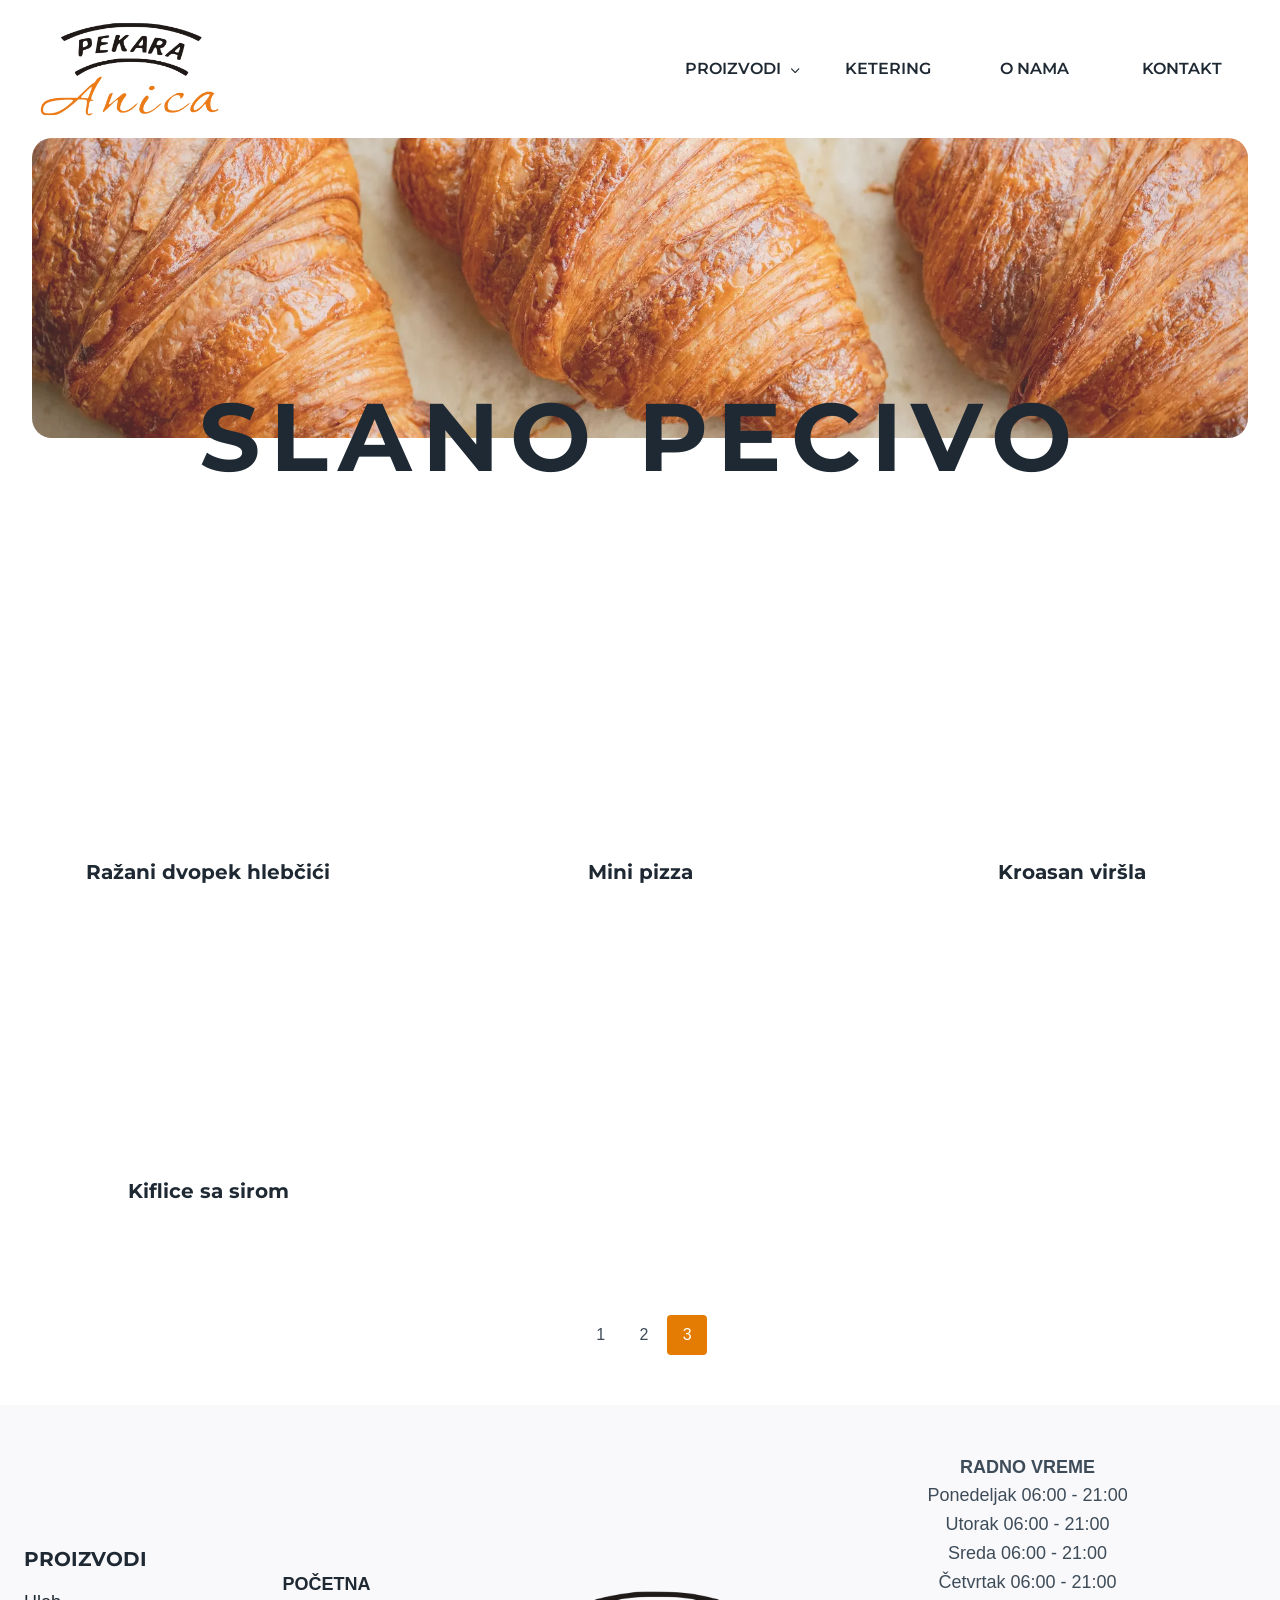
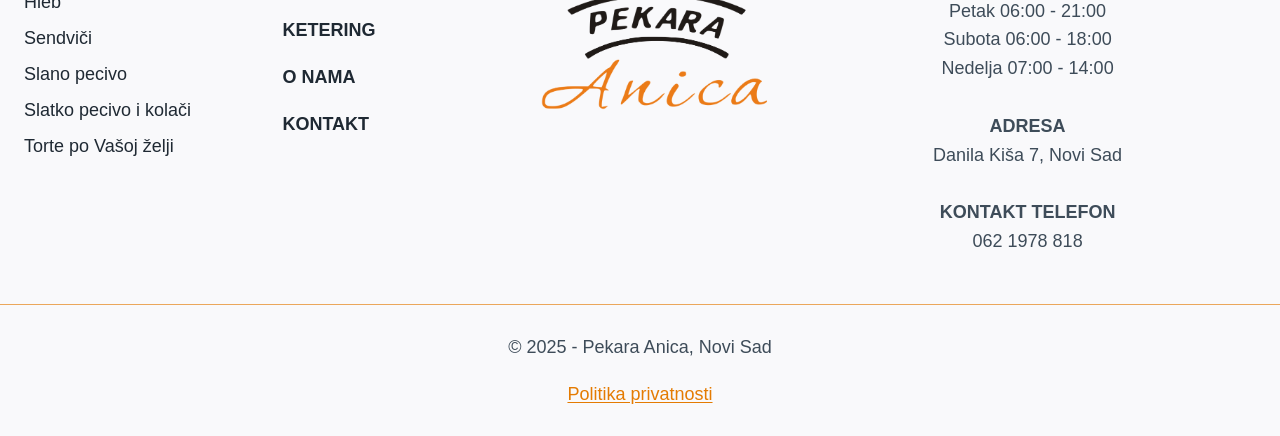
<file: slano-pecivo/3/index.html>
<!DOCTYPE html>
<html lang="en-US" class="no-js" itemtype="https://schema.org/WebPage" itemscope>
<head><meta charset="UTF-8">
	
	<meta name="viewport" content="width=device-width, initial-scale=1, minimum-scale=1">
	<meta name="robots" content="index, follow, max-image-preview:large, max-snippet:-1, max-video-preview:-1">

	<!-- This site is optimized with the Yoast SEO plugin v26.5 - https://yoast.com/wordpress/plugins/seo/ -->
	<title>Slano pecivo - Pekara Anica</title>
	<meta name="description" content="Veliki izbor slanog peciva, sveže, hrskavo i savršeno za doručak ili užinu. Od bureka i pite do integralnog peciva, po nešto za svačiji ukus.">
	<link rel="canonical" href="/slano-pecivo/3/">
	<link rel="prev" href="/slano-pecivo/2/">
	<meta property="og:locale" content="en_US">
	<meta property="og:type" content="article">
	<meta property="og:title" content="Slano pecivo - Pekara Anica">
	<meta property="og:description" content="Veliki izbor slanog peciva, sveže, hrskavo i savršeno za doručak ili užinu. Od bureka i pite do integralnog peciva, po nešto za svačiji ukus.">
	<meta property="og:url" content="/slano-pecivo/">
	<meta property="og:site_name" content="Pekara Anica">
	<meta property="article:publisher" content="https://www.facebook.com/pekaraanica">
	<meta property="article:modified_time" content="2025-11-23T14:03:43+00:00">
	<meta property="og:image" content="/wp-content/uploads/2025/11/kifla.jpg">
	<meta property="og:image:width" content="1200">
	<meta property="og:image:height" content="675">
	<meta property="og:image:type" content="image/jpeg">
	<meta name="twitter:card" content="summary_large_image">
	<meta name="twitter:label1" content="Est. reading time">
	<meta name="twitter:data1" content="18 minutes">
	<script type="application/ld+json" class="yoast-schema-graph">{"@context":"https://schema.org","@graph":[{"@type":"WebPage","@id":"/slano-pecivo/","url":"/slano-pecivo/3/","name":"Slano pecivo - Pekara Anica","isPartOf":{"@id":"/#website"},"primaryImageOfPage":{"@id":"/slano-pecivo/3/#primaryimage"},"image":{"@id":"/slano-pecivo/3/#primaryimage"},"thumbnailUrl":"/wp-content/uploads/2025/11/kifla.jpg","datePublished":"2025-07-01T20:34:38+00:00","dateModified":"2025-11-23T14:03:43+00:00","description":"Veliki izbor slanog peciva, sveže, hrskavo i savršeno za doručak ili užinu. Od bureka i pite do integralnog peciva, po nešto za svačiji ukus.","breadcrumb":{"@id":"/slano-pecivo/3/#breadcrumb"},"inLanguage":"en-US","potentialAction":[{"@type":"ReadAction","target":["/slano-pecivo/3/"]}]},{"@type":"ImageObject","inLanguage":"en-US","@id":"/slano-pecivo/3/#primaryimage","url":"/wp-content/uploads/2025/11/kifla.jpg","contentUrl":"/wp-content/uploads/2025/11/kifla.jpg","width":1200,"height":675,"caption":"Kifla"},{"@type":"BreadcrumbList","@id":"/slano-pecivo/3/#breadcrumb","itemListElement":[{"@type":"ListItem","position":1,"name":"Home","item":"/"},{"@type":"ListItem","position":2,"name":"Slano pecivo"}]},{"@type":"WebSite","@id":"/#website","url":"/","name":"Pekara Anica","description":"Sveže pecivo svakog dana","publisher":{"@id":"/#organization"},"potentialAction":[{"@type":"SearchAction","target":{"@type":"EntryPoint","urlTemplate":"/?s={search_term_string}"},"query-input":{"@type":"PropertyValueSpecification","valueRequired":true,"valueName":"search_term_string"}}],"inLanguage":"en-US"},{"@type":"Organization","@id":"/#organization","name":"Anica","url":"/","logo":{"@type":"ImageObject","inLanguage":"en-US","@id":"/#/schema/logo/image/","url":"/wp-content/uploads/2025/11/logo.png","contentUrl":"/wp-content/uploads/2025/11/logo.png","width":650,"height":355,"caption":"Anica"},"image":{"@id":"/#/schema/logo/image/"},"sameAs":["https://www.facebook.com/pekaraanica"]}]}</script>
	<!-- / Yoast SEO plugin. -->


<link rel="alternate" type="application/rss+xml" title="Pekara Anica » Feed" href="/feed/">
<link rel="alternate" type="application/rss+xml" title="Pekara Anica » Comments Feed" href="/comments/feed/">
			<script>document.documentElement.classList.remove( 'no-js' );</script>
			<link rel="alternate" title="oEmbed (JSON)" type="application/json+oembed" href="/wp-json/oembed/1.0/embed?url=%2Fslano-pecivo%2F">
<link rel="alternate" title="oEmbed (XML)" type="text/xml+oembed" href="/wp-json/oembed/1.0/embed?url=%2Fslano-pecivo%2F&amp;format=xml">
<style id="wp-img-auto-sizes-contain-inline-css">
img:is([sizes=auto i],[sizes^="auto," i]){contain-intrinsic-size:3000px 1500px}
/*# sourceURL=wp-img-auto-sizes-contain-inline-css */
</style>
<style id="wp-emoji-styles-inline-css">

	img.wp-smiley, img.emoji {
		display: inline !important;
		border: none !important;
		box-shadow: none !important;
		height: 1em !important;
		width: 1em !important;
		margin: 0 0.07em !important;
		vertical-align: -0.1em !important;
		background: none !important;
		padding: 0 !important;
	}
/*# sourceURL=wp-emoji-styles-inline-css */
</style>
<style id="wp-block-library-inline-css">
:root{--wp-block-synced-color:#7a00df;--wp-block-synced-color--rgb:122,0,223;--wp-bound-block-color:var(--wp-block-synced-color);--wp-editor-canvas-background:#ddd;--wp-admin-theme-color:#007cba;--wp-admin-theme-color--rgb:0,124,186;--wp-admin-theme-color-darker-10:#006ba1;--wp-admin-theme-color-darker-10--rgb:0,107,160.5;--wp-admin-theme-color-darker-20:#005a87;--wp-admin-theme-color-darker-20--rgb:0,90,135;--wp-admin-border-width-focus:2px}@media (min-resolution:192dpi){:root{--wp-admin-border-width-focus:1.5px}}.wp-element-button{cursor:pointer}:root .has-very-light-gray-background-color{background-color:#eee}:root .has-very-dark-gray-background-color{background-color:#313131}:root .has-very-light-gray-color{color:#eee}:root .has-very-dark-gray-color{color:#313131}:root .has-vivid-green-cyan-to-vivid-cyan-blue-gradient-background{background:linear-gradient(135deg,#00d084,#0693e3)}:root .has-purple-crush-gradient-background{background:linear-gradient(135deg,#34e2e4,#4721fb 50%,#ab1dfe)}:root .has-hazy-dawn-gradient-background{background:linear-gradient(135deg,#faaca8,#dad0ec)}:root .has-subdued-olive-gradient-background{background:linear-gradient(135deg,#fafae1,#67a671)}:root .has-atomic-cream-gradient-background{background:linear-gradient(135deg,#fdd79a,#004a59)}:root .has-nightshade-gradient-background{background:linear-gradient(135deg,#330968,#31cdcf)}:root .has-midnight-gradient-background{background:linear-gradient(135deg,#020381,#2874fc)}:root{--wp--preset--font-size--normal:16px;--wp--preset--font-size--huge:42px}.has-regular-font-size{font-size:1em}.has-larger-font-size{font-size:2.625em}.has-normal-font-size{font-size:var(--wp--preset--font-size--normal)}.has-huge-font-size{font-size:var(--wp--preset--font-size--huge)}.has-text-align-center{text-align:center}.has-text-align-left{text-align:left}.has-text-align-right{text-align:right}.has-fit-text{white-space:nowrap!important}#end-resizable-editor-section{display:none}.aligncenter{clear:both}.items-justified-left{justify-content:flex-start}.items-justified-center{justify-content:center}.items-justified-right{justify-content:flex-end}.items-justified-space-between{justify-content:space-between}.screen-reader-text{border:0;clip-path:inset(50%);height:1px;margin:-1px;overflow:hidden;padding:0;position:absolute;width:1px;word-wrap:normal!important}.screen-reader-text:focus{background-color:#ddd;clip-path:none;color:#444;display:block;font-size:1em;height:auto;left:5px;line-height:normal;padding:15px 23px 14px;text-decoration:none;top:5px;width:auto;z-index:100000}html :where(.has-border-color){border-style:solid}html :where([style*=border-top-color]){border-top-style:solid}html :where([style*=border-right-color]){border-right-style:solid}html :where([style*=border-bottom-color]){border-bottom-style:solid}html :where([style*=border-left-color]){border-left-style:solid}html :where([style*=border-width]){border-style:solid}html :where([style*=border-top-width]){border-top-style:solid}html :where([style*=border-right-width]){border-right-style:solid}html :where([style*=border-bottom-width]){border-bottom-style:solid}html :where([style*=border-left-width]){border-left-style:solid}html :where(img[class*=wp-image-]){height:auto;max-width:100%}:where(figure){margin:0 0 1em}html :where(.is-position-sticky){--wp-admin--admin-bar--position-offset:var(--wp-admin--admin-bar--height,0px)}@media screen and (max-width:600px){html :where(.is-position-sticky){--wp-admin--admin-bar--position-offset:0px}}

/*# sourceURL=wp-block-library-inline-css */
</style><style id="wp-block-image-inline-css">
.wp-block-image>a,.wp-block-image>figure>a{display:inline-block}.wp-block-image img{box-sizing:border-box;height:auto;max-width:100%;vertical-align:bottom}@media not (prefers-reduced-motion){.wp-block-image img.hide{visibility:hidden}.wp-block-image img.show{animation:show-content-image .4s}}.wp-block-image[style*=border-radius] img,.wp-block-image[style*=border-radius]>a{border-radius:inherit}.wp-block-image.has-custom-border img{box-sizing:border-box}.wp-block-image.aligncenter{text-align:center}.wp-block-image.alignfull>a,.wp-block-image.alignwide>a{width:100%}.wp-block-image.alignfull img,.wp-block-image.alignwide img{height:auto;width:100%}.wp-block-image .aligncenter,.wp-block-image .alignleft,.wp-block-image .alignright,.wp-block-image.aligncenter,.wp-block-image.alignleft,.wp-block-image.alignright{display:table}.wp-block-image .aligncenter>figcaption,.wp-block-image .alignleft>figcaption,.wp-block-image .alignright>figcaption,.wp-block-image.aligncenter>figcaption,.wp-block-image.alignleft>figcaption,.wp-block-image.alignright>figcaption{caption-side:bottom;display:table-caption}.wp-block-image .alignleft{float:left;margin:.5em 1em .5em 0}.wp-block-image .alignright{float:right;margin:.5em 0 .5em 1em}.wp-block-image .aligncenter{margin-left:auto;margin-right:auto}.wp-block-image :where(figcaption){margin-bottom:1em;margin-top:.5em}.wp-block-image.is-style-circle-mask img{border-radius:9999px}@supports ((-webkit-mask-image:none) or (mask-image:none)) or (-webkit-mask-image:none){.wp-block-image.is-style-circle-mask img{border-radius:0;-webkit-mask-image:url('data:image/svg+xml;utf8,<svg viewBox="0 0 100 100" xmlns="http://www.w3.org/2000/svg"><circle cx="50" cy="50" r="50"/>');mask-image:url('data:image/svg+xml;utf8,<svg viewBox="0 0 100 100" xmlns="http://www.w3.org/2000/svg"><circle cx="50" cy="50" r="50"/>');mask-mode:alpha;-webkit-mask-position:center;mask-position:center;-webkit-mask-repeat:no-repeat;mask-repeat:no-repeat;-webkit-mask-size:contain;mask-size:contain}}:root :where(.wp-block-image.is-style-rounded img,.wp-block-image .is-style-rounded img){border-radius:9999px}.wp-block-image figure{margin:0}.wp-lightbox-container{display:flex;flex-direction:column;position:relative}.wp-lightbox-container img{cursor:zoom-in}.wp-lightbox-container img:hover+button{opacity:1}.wp-lightbox-container button{align-items:center;backdrop-filter:blur(16px) saturate(180%);background-color:#5a5a5a40;border:none;border-radius:4px;cursor:zoom-in;display:flex;height:20px;justify-content:center;opacity:0;padding:0;position:absolute;right:16px;text-align:center;top:16px;width:20px;z-index:100}@media not (prefers-reduced-motion){.wp-lightbox-container button{transition:opacity .2s ease}}.wp-lightbox-container button:focus-visible{outline:3px auto #5a5a5a40;outline:3px auto -webkit-focus-ring-color;outline-offset:3px}.wp-lightbox-container button:hover{cursor:pointer;opacity:1}.wp-lightbox-container button:focus{opacity:1}.wp-lightbox-container button:focus,.wp-lightbox-container button:hover,.wp-lightbox-container button:not(:hover):not(:active):not(.has-background){background-color:#5a5a5a40;border:none}.wp-lightbox-overlay{box-sizing:border-box;cursor:zoom-out;height:100vh;left:0;overflow:hidden;position:fixed;top:0;visibility:hidden;width:100%;z-index:100000}.wp-lightbox-overlay .close-button{align-items:center;cursor:pointer;display:flex;justify-content:center;min-height:40px;min-width:40px;padding:0;position:absolute;right:calc(env(safe-area-inset-right) + 16px);top:calc(env(safe-area-inset-top) + 16px);z-index:5000000}.wp-lightbox-overlay .close-button:focus,.wp-lightbox-overlay .close-button:hover,.wp-lightbox-overlay .close-button:not(:hover):not(:active):not(.has-background){background:none;border:none}.wp-lightbox-overlay .lightbox-image-container{height:var(--wp--lightbox-container-height);left:50%;overflow:hidden;position:absolute;top:50%;transform:translate(-50%,-50%);transform-origin:top left;width:var(--wp--lightbox-container-width);z-index:9999999999}.wp-lightbox-overlay .wp-block-image{align-items:center;box-sizing:border-box;display:flex;height:100%;justify-content:center;margin:0;position:relative;transform-origin:0 0;width:100%;z-index:3000000}.wp-lightbox-overlay .wp-block-image img{height:var(--wp--lightbox-image-height);min-height:var(--wp--lightbox-image-height);min-width:var(--wp--lightbox-image-width);width:var(--wp--lightbox-image-width)}.wp-lightbox-overlay .wp-block-image figcaption{display:none}.wp-lightbox-overlay button{background:none;border:none}.wp-lightbox-overlay .scrim{background-color:#fff;height:100%;opacity:.9;position:absolute;width:100%;z-index:2000000}.wp-lightbox-overlay.active{visibility:visible}@media not (prefers-reduced-motion){.wp-lightbox-overlay.active{animation:turn-on-visibility .25s both}.wp-lightbox-overlay.active img{animation:turn-on-visibility .35s both}.wp-lightbox-overlay.show-closing-animation:not(.active){animation:turn-off-visibility .35s both}.wp-lightbox-overlay.show-closing-animation:not(.active) img{animation:turn-off-visibility .25s both}.wp-lightbox-overlay.zoom.active{animation:none;opacity:1;visibility:visible}.wp-lightbox-overlay.zoom.active .lightbox-image-container{animation:lightbox-zoom-in .4s}.wp-lightbox-overlay.zoom.active .lightbox-image-container img{animation:none}.wp-lightbox-overlay.zoom.active .scrim{animation:turn-on-visibility .4s forwards}.wp-lightbox-overlay.zoom.show-closing-animation:not(.active){animation:none}.wp-lightbox-overlay.zoom.show-closing-animation:not(.active) .lightbox-image-container{animation:lightbox-zoom-out .4s}.wp-lightbox-overlay.zoom.show-closing-animation:not(.active) .lightbox-image-container img{animation:none}.wp-lightbox-overlay.zoom.show-closing-animation:not(.active) .scrim{animation:turn-off-visibility .4s forwards}}@keyframes show-content-image{0%{visibility:hidden}99%{visibility:hidden}to{visibility:visible}}@keyframes turn-on-visibility{0%{opacity:0}to{opacity:1}}@keyframes turn-off-visibility{0%{opacity:1;visibility:visible}99%{opacity:0;visibility:visible}to{opacity:0;visibility:hidden}}@keyframes lightbox-zoom-in{0%{transform:translate(calc((-100vw + var(--wp--lightbox-scrollbar-width))/2 + var(--wp--lightbox-initial-left-position)),calc(-50vh + var(--wp--lightbox-initial-top-position))) scale(var(--wp--lightbox-scale))}to{transform:translate(-50%,-50%) scale(1)}}@keyframes lightbox-zoom-out{0%{transform:translate(-50%,-50%) scale(1);visibility:visible}99%{visibility:visible}to{transform:translate(calc((-100vw + var(--wp--lightbox-scrollbar-width))/2 + var(--wp--lightbox-initial-left-position)),calc(-50vh + var(--wp--lightbox-initial-top-position))) scale(var(--wp--lightbox-scale));visibility:hidden}}
/*# sourceURL=/wp-includes/blocks/image/style.min.css */
</style>
<style id="wp-block-group-inline-css">
.wp-block-group{box-sizing:border-box}:where(.wp-block-group.wp-block-group-is-layout-constrained){position:relative}
/*# sourceURL=/wp-includes/blocks/group/style.min.css */
</style>
<style id="wp-block-paragraph-inline-css">
.is-small-text{font-size:.875em}.is-regular-text{font-size:1em}.is-large-text{font-size:2.25em}.is-larger-text{font-size:3em}.has-drop-cap:not(:focus):first-letter{float:left;font-size:8.4em;font-style:normal;font-weight:100;line-height:.68;margin:.05em .1em 0 0;text-transform:uppercase}body.rtl .has-drop-cap:not(:focus):first-letter{float:none;margin-left:.1em}p.has-drop-cap.has-background{overflow:hidden}:root :where(p.has-background){padding:1.25em 2.375em}:where(p.has-text-color:not(.has-link-color)) a{color:inherit}p.has-text-align-left[style*="writing-mode:vertical-lr"],p.has-text-align-right[style*="writing-mode:vertical-rl"]{rotate:180deg}
/*# sourceURL=/wp-includes/blocks/paragraph/style.min.css */
</style>
<style id="global-styles-inline-css">
:root{--wp--preset--aspect-ratio--square: 1;--wp--preset--aspect-ratio--4-3: 4/3;--wp--preset--aspect-ratio--3-4: 3/4;--wp--preset--aspect-ratio--3-2: 3/2;--wp--preset--aspect-ratio--2-3: 2/3;--wp--preset--aspect-ratio--16-9: 16/9;--wp--preset--aspect-ratio--9-16: 9/16;--wp--preset--color--black: #000000;--wp--preset--color--cyan-bluish-gray: #abb8c3;--wp--preset--color--white: #ffffff;--wp--preset--color--pale-pink: #f78da7;--wp--preset--color--vivid-red: #cf2e2e;--wp--preset--color--luminous-vivid-orange: #ff6900;--wp--preset--color--luminous-vivid-amber: #fcb900;--wp--preset--color--light-green-cyan: #7bdcb5;--wp--preset--color--vivid-green-cyan: #00d084;--wp--preset--color--pale-cyan-blue: #8ed1fc;--wp--preset--color--vivid-cyan-blue: #0693e3;--wp--preset--color--vivid-purple: #9b51e0;--wp--preset--color--theme-palette-1: var(--global-palette1);--wp--preset--color--theme-palette-2: var(--global-palette2);--wp--preset--color--theme-palette-3: var(--global-palette3);--wp--preset--color--theme-palette-4: var(--global-palette4);--wp--preset--color--theme-palette-5: var(--global-palette5);--wp--preset--color--theme-palette-6: var(--global-palette6);--wp--preset--color--theme-palette-7: var(--global-palette7);--wp--preset--color--theme-palette-8: var(--global-palette8);--wp--preset--color--theme-palette-9: var(--global-palette9);--wp--preset--color--theme-palette-10: var(--global-palette10);--wp--preset--color--theme-palette-11: var(--global-palette11);--wp--preset--color--theme-palette-12: var(--global-palette12);--wp--preset--color--theme-palette-13: var(--global-palette13);--wp--preset--color--theme-palette-14: var(--global-palette14);--wp--preset--color--theme-palette-15: var(--global-palette15);--wp--preset--gradient--vivid-cyan-blue-to-vivid-purple: linear-gradient(135deg,rgb(6,147,227) 0%,rgb(155,81,224) 100%);--wp--preset--gradient--light-green-cyan-to-vivid-green-cyan: linear-gradient(135deg,rgb(122,220,180) 0%,rgb(0,208,130) 100%);--wp--preset--gradient--luminous-vivid-amber-to-luminous-vivid-orange: linear-gradient(135deg,rgb(252,185,0) 0%,rgb(255,105,0) 100%);--wp--preset--gradient--luminous-vivid-orange-to-vivid-red: linear-gradient(135deg,rgb(255,105,0) 0%,rgb(207,46,46) 100%);--wp--preset--gradient--very-light-gray-to-cyan-bluish-gray: linear-gradient(135deg,rgb(238,238,238) 0%,rgb(169,184,195) 100%);--wp--preset--gradient--cool-to-warm-spectrum: linear-gradient(135deg,rgb(74,234,220) 0%,rgb(151,120,209) 20%,rgb(207,42,186) 40%,rgb(238,44,130) 60%,rgb(251,105,98) 80%,rgb(254,248,76) 100%);--wp--preset--gradient--blush-light-purple: linear-gradient(135deg,rgb(255,206,236) 0%,rgb(152,150,240) 100%);--wp--preset--gradient--blush-bordeaux: linear-gradient(135deg,rgb(254,205,165) 0%,rgb(254,45,45) 50%,rgb(107,0,62) 100%);--wp--preset--gradient--luminous-dusk: linear-gradient(135deg,rgb(255,203,112) 0%,rgb(199,81,192) 50%,rgb(65,88,208) 100%);--wp--preset--gradient--pale-ocean: linear-gradient(135deg,rgb(255,245,203) 0%,rgb(182,227,212) 50%,rgb(51,167,181) 100%);--wp--preset--gradient--electric-grass: linear-gradient(135deg,rgb(202,248,128) 0%,rgb(113,206,126) 100%);--wp--preset--gradient--midnight: linear-gradient(135deg,rgb(2,3,129) 0%,rgb(40,116,252) 100%);--wp--preset--font-size--small: var(--global-font-size-small);--wp--preset--font-size--medium: var(--global-font-size-medium);--wp--preset--font-size--large: var(--global-font-size-large);--wp--preset--font-size--x-large: 42px;--wp--preset--font-size--larger: var(--global-font-size-larger);--wp--preset--font-size--xxlarge: var(--global-font-size-xxlarge);--wp--preset--spacing--20: 0.44rem;--wp--preset--spacing--30: 0.67rem;--wp--preset--spacing--40: 1rem;--wp--preset--spacing--50: 1.5rem;--wp--preset--spacing--60: 2.25rem;--wp--preset--spacing--70: 3.38rem;--wp--preset--spacing--80: 5.06rem;--wp--preset--shadow--natural: 6px 6px 9px rgba(0, 0, 0, 0.2);--wp--preset--shadow--deep: 12px 12px 50px rgba(0, 0, 0, 0.4);--wp--preset--shadow--sharp: 6px 6px 0px rgba(0, 0, 0, 0.2);--wp--preset--shadow--outlined: 6px 6px 0px -3px rgb(255, 255, 255), 6px 6px rgb(0, 0, 0);--wp--preset--shadow--crisp: 6px 6px 0px rgb(0, 0, 0);}:where(.is-layout-flex){gap: 0.5em;}:where(.is-layout-grid){gap: 0.5em;}body .is-layout-flex{display: flex;}.is-layout-flex{flex-wrap: wrap;align-items: center;}.is-layout-flex > :is(*, div){margin: 0;}body .is-layout-grid{display: grid;}.is-layout-grid > :is(*, div){margin: 0;}:where(.wp-block-columns.is-layout-flex){gap: 2em;}:where(.wp-block-columns.is-layout-grid){gap: 2em;}:where(.wp-block-post-template.is-layout-flex){gap: 1.25em;}:where(.wp-block-post-template.is-layout-grid){gap: 1.25em;}.has-black-color{color: var(--wp--preset--color--black) !important;}.has-cyan-bluish-gray-color{color: var(--wp--preset--color--cyan-bluish-gray) !important;}.has-white-color{color: var(--wp--preset--color--white) !important;}.has-pale-pink-color{color: var(--wp--preset--color--pale-pink) !important;}.has-vivid-red-color{color: var(--wp--preset--color--vivid-red) !important;}.has-luminous-vivid-orange-color{color: var(--wp--preset--color--luminous-vivid-orange) !important;}.has-luminous-vivid-amber-color{color: var(--wp--preset--color--luminous-vivid-amber) !important;}.has-light-green-cyan-color{color: var(--wp--preset--color--light-green-cyan) !important;}.has-vivid-green-cyan-color{color: var(--wp--preset--color--vivid-green-cyan) !important;}.has-pale-cyan-blue-color{color: var(--wp--preset--color--pale-cyan-blue) !important;}.has-vivid-cyan-blue-color{color: var(--wp--preset--color--vivid-cyan-blue) !important;}.has-vivid-purple-color{color: var(--wp--preset--color--vivid-purple) !important;}.has-black-background-color{background-color: var(--wp--preset--color--black) !important;}.has-cyan-bluish-gray-background-color{background-color: var(--wp--preset--color--cyan-bluish-gray) !important;}.has-white-background-color{background-color: var(--wp--preset--color--white) !important;}.has-pale-pink-background-color{background-color: var(--wp--preset--color--pale-pink) !important;}.has-vivid-red-background-color{background-color: var(--wp--preset--color--vivid-red) !important;}.has-luminous-vivid-orange-background-color{background-color: var(--wp--preset--color--luminous-vivid-orange) !important;}.has-luminous-vivid-amber-background-color{background-color: var(--wp--preset--color--luminous-vivid-amber) !important;}.has-light-green-cyan-background-color{background-color: var(--wp--preset--color--light-green-cyan) !important;}.has-vivid-green-cyan-background-color{background-color: var(--wp--preset--color--vivid-green-cyan) !important;}.has-pale-cyan-blue-background-color{background-color: var(--wp--preset--color--pale-cyan-blue) !important;}.has-vivid-cyan-blue-background-color{background-color: var(--wp--preset--color--vivid-cyan-blue) !important;}.has-vivid-purple-background-color{background-color: var(--wp--preset--color--vivid-purple) !important;}.has-black-border-color{border-color: var(--wp--preset--color--black) !important;}.has-cyan-bluish-gray-border-color{border-color: var(--wp--preset--color--cyan-bluish-gray) !important;}.has-white-border-color{border-color: var(--wp--preset--color--white) !important;}.has-pale-pink-border-color{border-color: var(--wp--preset--color--pale-pink) !important;}.has-vivid-red-border-color{border-color: var(--wp--preset--color--vivid-red) !important;}.has-luminous-vivid-orange-border-color{border-color: var(--wp--preset--color--luminous-vivid-orange) !important;}.has-luminous-vivid-amber-border-color{border-color: var(--wp--preset--color--luminous-vivid-amber) !important;}.has-light-green-cyan-border-color{border-color: var(--wp--preset--color--light-green-cyan) !important;}.has-vivid-green-cyan-border-color{border-color: var(--wp--preset--color--vivid-green-cyan) !important;}.has-pale-cyan-blue-border-color{border-color: var(--wp--preset--color--pale-cyan-blue) !important;}.has-vivid-cyan-blue-border-color{border-color: var(--wp--preset--color--vivid-cyan-blue) !important;}.has-vivid-purple-border-color{border-color: var(--wp--preset--color--vivid-purple) !important;}.has-vivid-cyan-blue-to-vivid-purple-gradient-background{background: var(--wp--preset--gradient--vivid-cyan-blue-to-vivid-purple) !important;}.has-light-green-cyan-to-vivid-green-cyan-gradient-background{background: var(--wp--preset--gradient--light-green-cyan-to-vivid-green-cyan) !important;}.has-luminous-vivid-amber-to-luminous-vivid-orange-gradient-background{background: var(--wp--preset--gradient--luminous-vivid-amber-to-luminous-vivid-orange) !important;}.has-luminous-vivid-orange-to-vivid-red-gradient-background{background: var(--wp--preset--gradient--luminous-vivid-orange-to-vivid-red) !important;}.has-very-light-gray-to-cyan-bluish-gray-gradient-background{background: var(--wp--preset--gradient--very-light-gray-to-cyan-bluish-gray) !important;}.has-cool-to-warm-spectrum-gradient-background{background: var(--wp--preset--gradient--cool-to-warm-spectrum) !important;}.has-blush-light-purple-gradient-background{background: var(--wp--preset--gradient--blush-light-purple) !important;}.has-blush-bordeaux-gradient-background{background: var(--wp--preset--gradient--blush-bordeaux) !important;}.has-luminous-dusk-gradient-background{background: var(--wp--preset--gradient--luminous-dusk) !important;}.has-pale-ocean-gradient-background{background: var(--wp--preset--gradient--pale-ocean) !important;}.has-electric-grass-gradient-background{background: var(--wp--preset--gradient--electric-grass) !important;}.has-midnight-gradient-background{background: var(--wp--preset--gradient--midnight) !important;}.has-small-font-size{font-size: var(--wp--preset--font-size--small) !important;}.has-medium-font-size{font-size: var(--wp--preset--font-size--medium) !important;}.has-large-font-size{font-size: var(--wp--preset--font-size--large) !important;}.has-x-large-font-size{font-size: var(--wp--preset--font-size--x-large) !important;}
/*# sourceURL=global-styles-inline-css */
</style>

<style id="classic-theme-styles-inline-css">
/*! This file is auto-generated */
.wp-block-button__link{color:#fff;background-color:#32373c;border-radius:9999px;box-shadow:none;text-decoration:none;padding:calc(.667em + 2px) calc(1.333em + 2px);font-size:1.125em}.wp-block-file__button{background:#32373c;color:#fff;text-decoration:none}
/*# sourceURL=/wp-includes/css/classic-themes.min.css */
</style>
<link rel="stylesheet" id="parent-style-css" href="/wp-content/themes/kadence/style.css?ver=6.9" media="all">
<link rel="stylesheet" id="child-style-css" href="/wp-content/themes/kadence-child/style.css?ver=1.0" media="all">
<link rel="stylesheet" id="kadence-global-css" href="/wp-content/themes/kadence/assets/css/global.min.css?ver=1.4.2" media="all">
<style id="kadence-global-inline-css">
/* Kadence Base CSS */
:root{--global-palette1:#e47b02;--global-palette2:#ed8f0c;--global-palette3:#1f2933;--global-palette4:#3e4c59;--global-palette5:#52606d;--global-palette6:#7b8794;--global-palette7:#f3f4f7;--global-palette8:#f9f9fb;--global-palette9:#ffffff;--global-palette10:oklch(from var(--global-palette1) calc(l + 0.10 * (1 - l)) calc(c * 1.00) calc(h + 180) / 100%);--global-palette11:#13612e;--global-palette12:#1159af;--global-palette13:#b82105;--global-palette14:#f7630c;--global-palette15:#f5a524;--global-palette9rgb:255, 255, 255;--global-palette-highlight:var(--global-palette1);--global-palette-highlight-alt:var(--global-palette1);--global-palette-highlight-alt2:var(--global-palette9);--global-palette-btn-bg:var(--global-palette1);--global-palette-btn-bg-hover:#ffab35;--global-palette-btn:#ffffff;--global-palette-btn-hover:var(--global-palette9);--global-palette-btn-sec-bg:var(--global-palette7);--global-palette-btn-sec-bg-hover:var(--global-palette2);--global-palette-btn-sec:var(--global-palette3);--global-palette-btn-sec-hover:var(--global-palette9);--global-body-font-family:-apple-system,BlinkMacSystemFont,"Segoe UI",Roboto,Oxygen-Sans,Ubuntu,Cantarell,"Helvetica Neue",sans-serif, "Apple Color Emoji", "Segoe UI Emoji", "Segoe UI Symbol";--global-heading-font-family:Montserrat, sans-serif;--global-primary-nav-font-family:Montserrat, sans-serif;--global-fallback-font:sans-serif;--global-display-fallback-font:sans-serif;--global-content-width:1290px;--global-content-wide-width:calc(1290px + 230px);--global-content-narrow-width:842px;--global-content-edge-padding:1.5rem;--global-content-boxed-padding:2rem;--global-calc-content-width:calc(1290px - var(--global-content-edge-padding) - var(--global-content-edge-padding) );--wp--style--global--content-size:var(--global-calc-content-width);}.wp-site-blocks{--global-vw:calc( 100vw - ( 0.5 * var(--scrollbar-offset)));}body{background:var(--global-palette8);}body, input, select, optgroup, textarea{font-style:normal;font-weight:400;font-size:18px;line-height:1.6;font-family:var(--global-body-font-family);color:var(--global-palette4);}.content-bg, body.content-style-unboxed .site{background:var(--global-palette9);}h1,h2,h3,h4,h5,h6{font-family:var(--global-heading-font-family);}h1{font-style:normal;font-weight:700;font-size:50px;line-height:1.4;text-transform:capitalize;color:var(--global-palette3);}h2{font-style:normal;font-weight:700;font-size:32px;line-height:1.5;color:var(--global-palette3);}h3{font-style:normal;font-weight:700;font-size:27px;line-height:1.5;color:var(--global-palette3);}h4{font-style:normal;font-weight:700;font-size:24px;line-height:1.5;color:var(--global-palette3);}h5{font-style:normal;font-weight:700;font-size:22px;line-height:1.5;color:var(--global-palette3);}h6{font-style:normal;font-weight:600;font-size:19px;line-height:1.5;text-transform:capitalize;color:var(--global-palette1);}@media all and (max-width: 1024px){h1{font-size:45px;}}@media all and (max-width: 767px){h1{font-size:36px;}}.entry-hero .kadence-breadcrumbs{max-width:1290px;}.site-container, .site-header-row-layout-contained, .site-footer-row-layout-contained, .entry-hero-layout-contained, .comments-area, .alignfull > .wp-block-cover__inner-container, .alignwide > .wp-block-cover__inner-container{max-width:var(--global-content-width);}.content-width-narrow .content-container.site-container, .content-width-narrow .hero-container.site-container{max-width:var(--global-content-narrow-width);}@media all and (min-width: 1520px){.wp-site-blocks .content-container  .alignwide{margin-left:-115px;margin-right:-115px;width:unset;max-width:unset;}}@media all and (min-width: 1102px){.content-width-narrow .wp-site-blocks .content-container .alignwide{margin-left:-130px;margin-right:-130px;width:unset;max-width:unset;}}.content-style-boxed .wp-site-blocks .entry-content .alignwide{margin-left:calc( -1 * var( --global-content-boxed-padding ) );margin-right:calc( -1 * var( --global-content-boxed-padding ) );}.content-area{margin-top:5rem;margin-bottom:5rem;}@media all and (max-width: 1024px){.content-area{margin-top:3rem;margin-bottom:3rem;}}@media all and (max-width: 767px){.content-area{margin-top:2rem;margin-bottom:2rem;}}@media all and (max-width: 1024px){:root{--global-content-boxed-padding:2rem;}}@media all and (max-width: 767px){:root{--global-content-boxed-padding:1.5rem;}}.entry-content-wrap{padding:2rem;}@media all and (max-width: 1024px){.entry-content-wrap{padding:2rem;}}@media all and (max-width: 767px){.entry-content-wrap{padding:1.5rem;}}.entry.single-entry{box-shadow:0px 15px 15px -10px rgba(0,0,0,0.05);}.entry.loop-entry{box-shadow:0px 15px 15px -10px rgba(140,202,245,0.18);}.loop-entry .entry-content-wrap{padding:2rem;}@media all and (max-width: 1024px){.loop-entry .entry-content-wrap{padding:2rem;}}@media all and (max-width: 767px){.loop-entry .entry-content-wrap{padding:1.5rem;}}button, .button, .wp-block-button__link, input[type="button"], input[type="reset"], input[type="submit"], .fl-button, .elementor-button-wrapper .elementor-button, .wc-block-components-checkout-place-order-button, .wc-block-cart__submit{font-style:normal;font-weight:600;line-height:1.2;letter-spacing:0em;font-family:Montserrat, sans-serif;text-transform:capitalize;border-radius:100px;padding:17px 35px 17px 35px;box-shadow:0px 0px 0px -7px rgba(0,0,0,0);}.wp-block-button.is-style-outline .wp-block-button__link{padding:17px 35px 17px 35px;}button:hover, button:focus, button:active, .button:hover, .button:focus, .button:active, .wp-block-button__link:hover, .wp-block-button__link:focus, .wp-block-button__link:active, input[type="button"]:hover, input[type="button"]:focus, input[type="button"]:active, input[type="reset"]:hover, input[type="reset"]:focus, input[type="reset"]:active, input[type="submit"]:hover, input[type="submit"]:focus, input[type="submit"]:active, .elementor-button-wrapper .elementor-button:hover, .elementor-button-wrapper .elementor-button:focus, .elementor-button-wrapper .elementor-button:active, .wc-block-cart__submit:hover{box-shadow:0px 15px 25px -7px rgba(0,0,0,0);}.kb-button.kb-btn-global-outline.kb-btn-global-inherit{padding-top:calc(17px - 2px);padding-right:calc(35px - 2px);padding-bottom:calc(17px - 2px);padding-left:calc(35px - 2px);}button.button-style-secondary, .button.button-style-secondary, .wp-block-button__link.button-style-secondary, input[type="button"].button-style-secondary, input[type="reset"].button-style-secondary, input[type="submit"].button-style-secondary, .fl-button.button-style-secondary, .elementor-button-wrapper .elementor-button.button-style-secondary, .wc-block-components-checkout-place-order-button.button-style-secondary, .wc-block-cart__submit.button-style-secondary{font-style:normal;font-weight:600;line-height:1.2;letter-spacing:0em;font-family:Montserrat, sans-serif;text-transform:capitalize;}@media all and (min-width: 1025px){.transparent-header .entry-hero .entry-hero-container-inner{padding-top:80px;}}@media all and (max-width: 1024px){.mobile-transparent-header .entry-hero .entry-hero-container-inner{padding-top:80px;}}@media all and (max-width: 767px){.mobile-transparent-header .entry-hero .entry-hero-container-inner{padding-top:80px;}}.wp-site-blocks .page-title h1{font-style:normal;}.entry-hero.page-hero-section .entry-header{min-height:200px;}.loop-entry.type-post h2.entry-title{font-style:normal;font-size:24px;line-height:1.3;color:var(--global-palette3);}@media all and (max-width: 1024px){.loop-entry.type-post h2.entry-title{font-size:24px;}}
/* Kadence Header CSS */
@media all and (max-width: 1024px){.mobile-transparent-header #masthead{position:absolute;left:0px;right:0px;z-index:100;}.kadence-scrollbar-fixer.mobile-transparent-header #masthead{right:var(--scrollbar-offset,0);}.mobile-transparent-header #masthead, .mobile-transparent-header .site-top-header-wrap .site-header-row-container-inner, .mobile-transparent-header .site-main-header-wrap .site-header-row-container-inner, .mobile-transparent-header .site-bottom-header-wrap .site-header-row-container-inner{background:transparent;}.site-header-row-tablet-layout-fullwidth, .site-header-row-tablet-layout-standard{padding:0px;}}@media all and (min-width: 1025px){.transparent-header #masthead{position:absolute;left:0px;right:0px;z-index:100;}.transparent-header.kadence-scrollbar-fixer #masthead{right:var(--scrollbar-offset,0);}.transparent-header #masthead, .transparent-header .site-top-header-wrap .site-header-row-container-inner, .transparent-header .site-main-header-wrap .site-header-row-container-inner, .transparent-header .site-bottom-header-wrap .site-header-row-container-inner{background:transparent;}}.site-branding a.brand img{max-width:180px;}.site-branding a.brand img.svg-logo-image{width:180px;}@media all and (max-width: 767px){.site-branding a.brand img{max-width:100px;}.site-branding a.brand img.svg-logo-image{width:100px;}}.site-branding{padding:0px 0px 0px 0px;}@media all and (max-width: 1024px){.site-branding{padding:5px 0px 0px 0px;}}#masthead, #masthead .kadence-sticky-header.item-is-fixed:not(.item-at-start):not(.site-header-row-container):not(.site-main-header-wrap), #masthead .kadence-sticky-header.item-is-fixed:not(.item-at-start) > .site-header-row-container-inner{background:#ffffff;}.site-main-header-inner-wrap{min-height:80px;}.site-main-header-wrap .site-header-row-container-inner>.site-container{padding:20px 25px 20px 40px;}@media all and (max-width: 1024px){.site-main-header-wrap .site-header-row-container-inner>.site-container{padding:11px 50px 11px 35px;}}@media all and (max-width: 767px){.site-main-header-wrap .site-header-row-container-inner>.site-container{padding:3px 14px 3px 14px;}}.site-main-header-wrap.site-header-row-container.site-header-focus-item.site-header-row-layout-standard.kadence-sticky-header.item-is-fixed.item-is-stuck, .site-header-upper-inner-wrap.kadence-sticky-header.item-is-fixed.item-is-stuck, .site-header-inner-wrap.kadence-sticky-header.item-is-fixed.item-is-stuck, .site-top-header-wrap.site-header-row-container.site-header-focus-item.site-header-row-layout-standard.kadence-sticky-header.item-is-fixed.item-is-stuck, .site-bottom-header-wrap.site-header-row-container.site-header-focus-item.site-header-row-layout-standard.kadence-sticky-header.item-is-fixed.item-is-stuck{box-shadow:0px 0px 0px 0px rgba(0,0,0,0);}.header-navigation[class*="header-navigation-style-underline"] .header-menu-container.primary-menu-container>ul>li>a:after{width:calc( 100% - 1.7em);}.main-navigation .primary-menu-container > ul > li.menu-item > a{padding-left:calc(1.7em / 2);padding-right:calc(1.7em / 2);padding-top:0.6em;padding-bottom:0.6em;color:var(--global-palette3);}.main-navigation .primary-menu-container > ul > li.menu-item .dropdown-nav-special-toggle{right:calc(1.7em / 2);}.main-navigation .primary-menu-container > ul li.menu-item > a{font-style:normal;font-weight:600;font-size:16px;font-family:var(--global-primary-nav-font-family);}.main-navigation .primary-menu-container > ul > li.menu-item > a:hover{color:var(--global-palette-highlight);}.main-navigation .primary-menu-container > ul > li.menu-item.current-menu-item > a{color:var(--global-palette1);}.header-navigation .header-menu-container ul ul.sub-menu, .header-navigation .header-menu-container ul ul.submenu{background:var(--global-palette3);box-shadow:0px 2px 13px 0px rgba(0,0,0,0.1);}.header-navigation .header-menu-container ul ul li.menu-item, .header-menu-container ul.menu > li.kadence-menu-mega-enabled > ul > li.menu-item > a{border-bottom:1px solid rgba(255,255,255,0.1);border-radius:0px 0px 0px 0px;}.header-navigation .header-menu-container ul ul li.menu-item > a{width:200px;padding-top:1em;padding-bottom:1em;color:var(--global-palette9);font-style:normal;font-size:16px;}.header-navigation .header-menu-container ul ul li.menu-item > a:hover{color:var(--global-palette9);background:var(--global-palette1);border-radius:0px 0px 0px 0px;}.header-navigation .header-menu-container ul ul li.menu-item.current-menu-item > a{color:var(--global-palette9);background:var(--global-palette1);border-radius:0px 0px 0px 0px;}.mobile-toggle-open-container .menu-toggle-open, .mobile-toggle-open-container .menu-toggle-open:focus{color:var(--global-palette3);padding:0.4em 0.6em 0.4em 0.6em;font-size:14px;}.mobile-toggle-open-container .menu-toggle-open.menu-toggle-style-bordered{border:1px solid currentColor;}.mobile-toggle-open-container .menu-toggle-open .menu-toggle-icon{font-size:30px;}.mobile-toggle-open-container .menu-toggle-open:hover, .mobile-toggle-open-container .menu-toggle-open:focus-visible{color:var(--global-palette-highlight);}.mobile-navigation ul li{font-style:normal;font-weight:600;font-size:18px;line-height:1.2;font-family:Montserrat, sans-serif;}.mobile-navigation ul li a{padding-top:1em;padding-bottom:1em;}.mobile-navigation ul li > a, .mobile-navigation ul li.menu-item-has-children > .drawer-nav-drop-wrap{color:var(--global-palette8);}.mobile-navigation ul li.current-menu-item > a, .mobile-navigation ul li.current-menu-item.menu-item-has-children > .drawer-nav-drop-wrap{color:var(--global-palette-highlight);}.mobile-navigation ul li.menu-item-has-children .drawer-nav-drop-wrap, .mobile-navigation ul li:not(.menu-item-has-children) a{border-bottom:1px solid rgba(255,255,255,0.1);}.mobile-navigation:not(.drawer-navigation-parent-toggle-true) ul li.menu-item-has-children .drawer-nav-drop-wrap button{border-left:1px solid rgba(255,255,255,0.1);}#mobile-drawer .drawer-inner, #mobile-drawer.popup-drawer-layout-fullwidth.popup-drawer-animation-slice .pop-portion-bg, #mobile-drawer.popup-drawer-layout-fullwidth.popup-drawer-animation-slice.pop-animated.show-drawer .drawer-inner{background:var(--global-palette3);}#mobile-drawer .drawer-header .drawer-toggle{padding:0.6em 0.15em 0.6em 0.15em;font-size:24px;}
/* Kadence Footer CSS */
#colophon{background:var(--global-palette8);}.site-middle-footer-inner-wrap{padding-top:30px;padding-bottom:30px;grid-column-gap:30px;grid-row-gap:30px;}.site-middle-footer-inner-wrap .widget{margin-bottom:30px;}.site-middle-footer-inner-wrap .site-footer-section:not(:last-child):after{right:calc(-30px / 2);}@media all and (max-width: 767px){.site-middle-footer-inner-wrap{grid-column-gap:20px;grid-row-gap:20px;}.site-middle-footer-inner-wrap .site-footer-section:not(:last-child):after{right:calc(-20px / 2);}}.site-bottom-footer-wrap .site-footer-row-container-inner{border-top:1px solid rgba(228,123,2,0.64);}.site-bottom-footer-inner-wrap{padding-top:10px;padding-bottom:10px;grid-column-gap:30px;}.site-bottom-footer-inner-wrap .widget{margin-bottom:30px;}.site-bottom-footer-inner-wrap .site-footer-section:not(:last-child):after{right:calc(-30px / 2);}
/*# sourceURL=kadence-global-inline-css */
</style>
<link rel="stylesheet" id="kadence-header-css" href="/wp-content/themes/kadence/assets/css/header.min.css?ver=1.4.2" media="all">
<link rel="stylesheet" id="kadence-content-css" href="/wp-content/themes/kadence/assets/css/content.min.css?ver=1.4.2" media="all">
<link rel="stylesheet" id="kadence-footer-css" href="/wp-content/themes/kadence/assets/css/footer.min.css?ver=1.4.2" media="all">
<link rel="stylesheet" id="kadence-blocks-rowlayout-css" href="/wp-content/plugins/kadence-blocks/dist/style-blocks-rowlayout.css?ver=3.5.29" media="all">
<link rel="stylesheet" id="kadence-blocks-column-css" href="/wp-content/plugins/kadence-blocks/dist/style-blocks-column.css?ver=3.5.29" media="all">
<style id="kadence-blocks-advancedheading-inline-css">
.wp-block-kadence-advancedheading mark{background:transparent;border-style:solid;border-width:0}.wp-block-kadence-advancedheading mark.kt-highlight{color:#f76a0c;}.kb-adv-heading-icon{display: inline-flex;justify-content: center;align-items: center;} .is-layout-constrained > .kb-advanced-heading-link {display: block;}.single-content .kadence-advanced-heading-wrapper h1, .single-content .kadence-advanced-heading-wrapper h2, .single-content .kadence-advanced-heading-wrapper h3, .single-content .kadence-advanced-heading-wrapper h4, .single-content .kadence-advanced-heading-wrapper h5, .single-content .kadence-advanced-heading-wrapper h6 {margin: 1.5em 0 .5em;}.single-content .kadence-advanced-heading-wrapper+* { margin-top:0;}.kb-screen-reader-text{position:absolute;width:1px;height:1px;padding:0;margin:-1px;overflow:hidden;clip:rect(0,0,0,0);}
/*# sourceURL=kadence-blocks-advancedheading-inline-css */
</style>
<link rel="stylesheet" id="kadence-blocks-image-css" href="/wp-content/plugins/kadence-blocks/dist/style-blocks-image.css?ver=3.5.29" media="all">
<style id="kadence-blocks-global-variables-inline-css">
:root {--global-kb-font-size-sm:clamp(0.8rem, 0.73rem + 0.217vw, 0.9rem);--global-kb-font-size-md:clamp(1.1rem, 0.995rem + 0.326vw, 1.25rem);--global-kb-font-size-lg:clamp(1.75rem, 1.576rem + 0.543vw, 2rem);--global-kb-font-size-xl:clamp(2.25rem, 1.728rem + 1.63vw, 3rem);--global-kb-font-size-xxl:clamp(2.5rem, 1.456rem + 3.26vw, 4rem);--global-kb-font-size-xxxl:clamp(2.75rem, 0.489rem + 7.065vw, 6rem);}
/*# sourceURL=kadence-blocks-global-variables-inline-css */
</style>
<style id="kadence_blocks_css-inline-css">
.kb-row-layout-id1858_131e44-a3 > .kt-row-column-wrap{max-width:1700px;margin-left:auto;margin-right:auto;padding-right:var(--global-kb-spacing-md, 2rem);padding-left:var(--global-kb-spacing-md, 2rem);grid-template-columns:minmax(0, 1fr);}@media all and (max-width: 1024px){.kb-row-layout-id1858_131e44-a3 > .kt-row-column-wrap{padding-top:40px;}}@media all and (max-width: 767px){.kb-row-layout-id1858_131e44-a3 > .kt-row-column-wrap{padding-top:var(--global-kb-spacing-xxs, 0.5rem);padding-right:var(--global-kb-spacing-xxs, 0.5rem);padding-left:var(--global-kb-spacing-xxs, 0.5rem);grid-template-columns:minmax(0, 1fr);}}.kadence-column1858_413f74-51 > .kt-inside-inner-col{min-height:300px;}.kadence-column1858_413f74-51 > .kt-inside-inner-col,.kadence-column1858_413f74-51 > .kt-inside-inner-col:before{border-top-left-radius:20px;border-top-right-radius:20px;border-bottom-right-radius:20px;border-bottom-left-radius:20px;}.kadence-column1858_413f74-51 > .kt-inside-inner-col{column-gap:var(--global-kb-gap-sm, 1rem);}.kadence-column1858_413f74-51 > .kt-inside-inner-col{flex-direction:column;}.kadence-column1858_413f74-51 > .kt-inside-inner-col > .aligncenter{width:100%;}.kadence-column1858_413f74-51 > .kt-inside-inner-col{background-image:url('/wp-content/uploads/2025/09/croissants.webp');background-size:cover;background-position:center center;background-attachment:scroll;background-repeat:no-repeat;}.kadence-column1858_413f74-51 > .kt-inside-inner-col:before{opacity:0.15;background-color:var(--global-palette9, #ffffff);}@media all and (max-width: 1024px){.kadence-column1858_413f74-51 > .kt-inside-inner-col{padding-top:0px;padding-right:0px;padding-bottom:0px;padding-left:0px;flex-direction:column;justify-content:center;}}@media all and (max-width: 767px){.kadence-column1858_413f74-51 > .kt-inside-inner-col{min-height:215px;flex-direction:column;justify-content:center;}}.kb-row-layout-id2120_8b588c-85 > .kt-row-column-wrap{padding-top:var(--global-kb-spacing-md, 2rem);padding-bottom:var(--global-kb-spacing-sm, 1.5rem);grid-template-columns:minmax(0, 1fr);}@media all and (max-width: 767px){.kb-row-layout-id2120_8b588c-85 > .kt-row-column-wrap{padding-bottom:0px;grid-template-columns:minmax(0, 1fr);}}.kadence-column2120_3e6d29-8b > .kt-inside-inner-col{padding-right:40px;padding-left:40px;}.kadence-column2120_3e6d29-8b > .kt-inside-inner-col{column-gap:var(--global-kb-gap-sm, 1rem);}.kadence-column2120_3e6d29-8b > .kt-inside-inner-col{flex-direction:column;}.kadence-column2120_3e6d29-8b > .kt-inside-inner-col > .aligncenter{width:100%;}.kadence-column2120_3e6d29-8b, .kt-inside-inner-col > .kadence-column2120_3e6d29-8b:not(.specificity){margin-top:-100px;}@media all and (max-width: 1024px){.kadence-column2120_3e6d29-8b > .kt-inside-inner-col{flex-direction:column;justify-content:center;}}@media all and (max-width: 1024px){.kadence-column2120_3e6d29-8b, .kt-inside-inner-col > .kadence-column2120_3e6d29-8b:not(.specificity){margin-top:-80px;}}@media all and (max-width: 767px){.kadence-column2120_3e6d29-8b > .kt-inside-inner-col{padding-right:0px;padding-left:0px;flex-direction:column;justify-content:center;}.kadence-column2120_3e6d29-8b, .kt-inside-inner-col > .kadence-column2120_3e6d29-8b:not(.specificity){margin-top:-70px;}}.wp-block-kadence-advancedheading.kt-adv-heading2120_1e437d-90, .wp-block-kadence-advancedheading.kt-adv-heading2120_1e437d-90[data-kb-block="kb-adv-heading2120_1e437d-90"]{padding-top:0px;padding-right:0px;padding-bottom:20px;padding-left:0px;margin-top:0px;margin-right:0px;margin-bottom:0px;margin-left:0px;text-align:center;font-size:var(--global-kb-font-size-xxxl, 5rem);text-transform:capitalize;letter-spacing:10px;}.wp-block-kadence-advancedheading.kt-adv-heading2120_1e437d-90 mark.kt-highlight, .wp-block-kadence-advancedheading.kt-adv-heading2120_1e437d-90[data-kb-block="kb-adv-heading2120_1e437d-90"] mark.kt-highlight{-webkit-box-decoration-break:clone;box-decoration-break:clone;}@media all and (max-width: 1024px){.wp-block-kadence-advancedheading.kt-adv-heading2120_1e437d-90, .wp-block-kadence-advancedheading.kt-adv-heading2120_1e437d-90[data-kb-block="kb-adv-heading2120_1e437d-90"]{letter-spacing:5px;}}@media all and (max-width: 767px){.wp-block-kadence-advancedheading.kt-adv-heading2120_1e437d-90, .wp-block-kadence-advancedheading.kt-adv-heading2120_1e437d-90[data-kb-block="kb-adv-heading2120_1e437d-90"]{letter-spacing:0px;font-size:55px;}}.kb-row-layout-id70_821a06-d1 > .kt-row-column-wrap{column-gap:var(--global-kb-gap-lg, 4rem);row-gap:var(--global-kb-gap-lg, 4rem);max-width:var( --global-content-width, 1290px );padding-left:var(--global-content-edge-padding);padding-right:var(--global-content-edge-padding);padding-top:var(--global-kb-spacing-xxl, 5rem);padding-bottom:var(--global-kb-spacing-xxl, 5rem);}.kb-row-layout-id70_821a06-d1 > .kt-row-column-wrap > div:not(.added-for-specificity){grid-column:initial;}.kb-row-layout-id70_821a06-d1 > .kt-row-column-wrap{grid-template-columns:repeat(3, minmax(0, 1fr));}@media all and (max-width: 1024px){.kb-row-layout-id70_821a06-d1 > .kt-row-column-wrap > div:not(.added-for-specificity){grid-column:initial;}}@media all and (max-width: 1024px){.kb-row-layout-id70_821a06-d1 > .kt-row-column-wrap{grid-template-columns:repeat(2, minmax(0, 1fr));}}@media all and (max-width: 767px){.kb-row-layout-id70_821a06-d1 > .kt-row-column-wrap > div:not(.added-for-specificity){grid-column:initial;}.kb-row-layout-id70_821a06-d1 > .kt-row-column-wrap{grid-template-columns:minmax(0, 1fr);}}.kadence-column70_9db0ea-ed > .kt-inside-inner-col{column-gap:var(--global-kb-gap-sm, 1rem);}.kadence-column70_9db0ea-ed > .kt-inside-inner-col{flex-direction:column;}.kadence-column70_9db0ea-ed > .kt-inside-inner-col > .aligncenter{width:100%;}@media all and (max-width: 1024px){.kadence-column70_9db0ea-ed > .kt-inside-inner-col{flex-direction:column;justify-content:center;}}@media all and (max-width: 767px){.kadence-column70_9db0ea-ed > .kt-inside-inner-col{flex-direction:column;justify-content:center;}}.wp-block-kadence-image.kb-image70_da4341-9f:not(.kb-specificity-added):not(.kb-extra-specificity-added){margin-bottom:var(--global-kb-spacing-sm, 1.5rem);}.kb-image70_da4341-9f .kb-image-has-overlay:after{opacity:0.3;border-top-left-radius:15px;border-top-right-radius:15px;border-bottom-right-radius:15px;border-bottom-left-radius:15px;}.kb-image70_da4341-9f img.kb-img, .kb-image70_da4341-9f .kb-img img{border-top-left-radius:15px;border-top-right-radius:15px;border-bottom-right-radius:15px;border-bottom-left-radius:15px;}@media all and (max-width: 1024px){.wp-block-kadence-image.kb-image70_da4341-9f:not(.kb-specificity-added):not(.kb-extra-specificity-added){margin-right:0px;}}.wp-block-kadence-advancedheading.kt-adv-heading70_4812bd-64, .wp-block-kadence-advancedheading.kt-adv-heading70_4812bd-64[data-kb-block="kb-adv-heading70_4812bd-64"]{margin-top:0px;text-align:center;font-size:var(--global-kb-font-size-md, 1.25rem);line-height:1.2;}.wp-block-kadence-advancedheading.kt-adv-heading70_4812bd-64 mark.kt-highlight, .wp-block-kadence-advancedheading.kt-adv-heading70_4812bd-64[data-kb-block="kb-adv-heading70_4812bd-64"] mark.kt-highlight{-webkit-box-decoration-break:clone;box-decoration-break:clone;}.kadence-column70_101760-5d > .kt-inside-inner-col{column-gap:var(--global-kb-gap-sm, 1rem);}.kadence-column70_101760-5d > .kt-inside-inner-col{flex-direction:column;}.kadence-column70_101760-5d > .kt-inside-inner-col > .aligncenter{width:100%;}@media all and (max-width: 1024px){.kadence-column70_101760-5d > .kt-inside-inner-col{flex-direction:column;justify-content:center;}}@media all and (max-width: 767px){.kadence-column70_101760-5d > .kt-inside-inner-col{flex-direction:column;justify-content:center;}}.wp-block-kadence-image.kb-image70_1cf539-a9:not(.kb-specificity-added):not(.kb-extra-specificity-added){margin-bottom:var(--global-kb-spacing-sm, 1.5rem);}.kb-image70_1cf539-a9 .kb-image-has-overlay:after{opacity:0.3;border-top-left-radius:15px;border-top-right-radius:15px;border-bottom-right-radius:15px;border-bottom-left-radius:15px;}.kb-image70_1cf539-a9 img.kb-img, .kb-image70_1cf539-a9 .kb-img img{border-top-left-radius:15px;border-top-right-radius:15px;border-bottom-right-radius:15px;border-bottom-left-radius:15px;}@media all and (max-width: 1024px){.wp-block-kadence-image.kb-image70_1cf539-a9:not(.kb-specificity-added):not(.kb-extra-specificity-added){margin-right:0px;}}.wp-block-kadence-advancedheading.kt-adv-heading70_158108-6a, .wp-block-kadence-advancedheading.kt-adv-heading70_158108-6a[data-kb-block="kb-adv-heading70_158108-6a"]{margin-top:0px;text-align:center;font-size:var(--global-kb-font-size-md, 1.25rem);line-height:1.2;}.wp-block-kadence-advancedheading.kt-adv-heading70_158108-6a mark.kt-highlight, .wp-block-kadence-advancedheading.kt-adv-heading70_158108-6a[data-kb-block="kb-adv-heading70_158108-6a"] mark.kt-highlight{-webkit-box-decoration-break:clone;box-decoration-break:clone;}.kadence-column70_a5946f-fd > .kt-inside-inner-col{column-gap:var(--global-kb-gap-sm, 1rem);}.kadence-column70_a5946f-fd > .kt-inside-inner-col{flex-direction:column;}.kadence-column70_a5946f-fd > .kt-inside-inner-col > .aligncenter{width:100%;}@media all and (max-width: 1024px){.kadence-column70_a5946f-fd > .kt-inside-inner-col{flex-direction:column;justify-content:center;}}@media all and (max-width: 767px){.kadence-column70_a5946f-fd > .kt-inside-inner-col{flex-direction:column;justify-content:center;}}.wp-block-kadence-image.kb-image70_51df5f-2a:not(.kb-specificity-added):not(.kb-extra-specificity-added){margin-bottom:var(--global-kb-spacing-sm, 1.5rem);}.kb-image70_51df5f-2a .kb-image-has-overlay:after{opacity:0.3;border-top-left-radius:15px;border-top-right-radius:15px;border-bottom-right-radius:15px;border-bottom-left-radius:15px;}.kb-image70_51df5f-2a img.kb-img, .kb-image70_51df5f-2a .kb-img img{border-top-left-radius:15px;border-top-right-radius:15px;border-bottom-right-radius:15px;border-bottom-left-radius:15px;}@media all and (max-width: 1024px){.wp-block-kadence-image.kb-image70_51df5f-2a:not(.kb-specificity-added):not(.kb-extra-specificity-added){margin-right:0px;}}.wp-block-kadence-advancedheading.kt-adv-heading70_7f1e35-6d, .wp-block-kadence-advancedheading.kt-adv-heading70_7f1e35-6d[data-kb-block="kb-adv-heading70_7f1e35-6d"]{margin-top:0px;text-align:center;font-size:var(--global-kb-font-size-md, 1.25rem);line-height:1.2;}.wp-block-kadence-advancedheading.kt-adv-heading70_7f1e35-6d mark.kt-highlight, .wp-block-kadence-advancedheading.kt-adv-heading70_7f1e35-6d[data-kb-block="kb-adv-heading70_7f1e35-6d"] mark.kt-highlight{-webkit-box-decoration-break:clone;box-decoration-break:clone;}.kadence-column70_1f4284-fd > .kt-inside-inner-col{column-gap:var(--global-kb-gap-sm, 1rem);}.kadence-column70_1f4284-fd > .kt-inside-inner-col{flex-direction:column;}.kadence-column70_1f4284-fd > .kt-inside-inner-col > .aligncenter{width:100%;}@media all and (max-width: 1024px){.kadence-column70_1f4284-fd > .kt-inside-inner-col{flex-direction:column;justify-content:center;}}@media all and (max-width: 767px){.kadence-column70_1f4284-fd > .kt-inside-inner-col{flex-direction:column;justify-content:center;}}.wp-block-kadence-image.kb-image70_6db3e8-ef:not(.kb-specificity-added):not(.kb-extra-specificity-added){margin-bottom:var(--global-kb-spacing-sm, 1.5rem);}.kb-image70_6db3e8-ef .kb-image-has-overlay:after{opacity:0.3;border-top-left-radius:15px;border-top-right-radius:15px;border-bottom-right-radius:15px;border-bottom-left-radius:15px;}.kb-image70_6db3e8-ef img.kb-img, .kb-image70_6db3e8-ef .kb-img img{border-top-left-radius:15px;border-top-right-radius:15px;border-bottom-right-radius:15px;border-bottom-left-radius:15px;}@media all and (max-width: 1024px){.wp-block-kadence-image.kb-image70_6db3e8-ef:not(.kb-specificity-added):not(.kb-extra-specificity-added){margin-right:0px;}}.wp-block-kadence-advancedheading.kt-adv-heading70_9bf9e0-a1, .wp-block-kadence-advancedheading.kt-adv-heading70_9bf9e0-a1[data-kb-block="kb-adv-heading70_9bf9e0-a1"]{margin-top:0px;text-align:center;font-size:var(--global-kb-font-size-md, 1.25rem);line-height:1.2;}.wp-block-kadence-advancedheading.kt-adv-heading70_9bf9e0-a1 mark.kt-highlight, .wp-block-kadence-advancedheading.kt-adv-heading70_9bf9e0-a1[data-kb-block="kb-adv-heading70_9bf9e0-a1"] mark.kt-highlight{-webkit-box-decoration-break:clone;box-decoration-break:clone;}.kadence-column70_2d257e-b0 > .kt-inside-inner-col{column-gap:var(--global-kb-gap-sm, 1rem);}.kadence-column70_2d257e-b0 > .kt-inside-inner-col{flex-direction:column;}.kadence-column70_2d257e-b0 > .kt-inside-inner-col > .aligncenter{width:100%;}@media all and (max-width: 1024px){.kadence-column70_2d257e-b0 > .kt-inside-inner-col{flex-direction:column;justify-content:center;}}@media all and (max-width: 767px){.kadence-column70_2d257e-b0 > .kt-inside-inner-col{flex-direction:column;justify-content:center;}}.wp-block-kadence-image.kb-image70_aafaf7-32:not(.kb-specificity-added):not(.kb-extra-specificity-added){margin-bottom:var(--global-kb-spacing-sm, 1.5rem);}.kb-image70_aafaf7-32 .kb-image-has-overlay:after{opacity:0.3;border-top-left-radius:15px;border-top-right-radius:15px;border-bottom-right-radius:15px;border-bottom-left-radius:15px;}.kb-image70_aafaf7-32 img.kb-img, .kb-image70_aafaf7-32 .kb-img img{border-top-left-radius:15px;border-top-right-radius:15px;border-bottom-right-radius:15px;border-bottom-left-radius:15px;}@media all and (max-width: 1024px){.wp-block-kadence-image.kb-image70_aafaf7-32:not(.kb-specificity-added):not(.kb-extra-specificity-added){margin-right:0px;}}.wp-block-kadence-advancedheading.kt-adv-heading70_81d68c-b3, .wp-block-kadence-advancedheading.kt-adv-heading70_81d68c-b3[data-kb-block="kb-adv-heading70_81d68c-b3"]{margin-top:0px;text-align:center;font-size:var(--global-kb-font-size-md, 1.25rem);line-height:1.2;}.wp-block-kadence-advancedheading.kt-adv-heading70_81d68c-b3 mark.kt-highlight, .wp-block-kadence-advancedheading.kt-adv-heading70_81d68c-b3[data-kb-block="kb-adv-heading70_81d68c-b3"] mark.kt-highlight{-webkit-box-decoration-break:clone;box-decoration-break:clone;}.kadence-column70_1f7421-ec > .kt-inside-inner-col{column-gap:var(--global-kb-gap-sm, 1rem);}.kadence-column70_1f7421-ec > .kt-inside-inner-col{flex-direction:column;}.kadence-column70_1f7421-ec > .kt-inside-inner-col > .aligncenter{width:100%;}@media all and (max-width: 1024px){.kadence-column70_1f7421-ec > .kt-inside-inner-col{flex-direction:column;justify-content:center;}}@media all and (max-width: 767px){.kadence-column70_1f7421-ec > .kt-inside-inner-col{flex-direction:column;justify-content:center;}}.wp-block-kadence-image.kb-image70_a0da95-41:not(.kb-specificity-added):not(.kb-extra-specificity-added){margin-bottom:var(--global-kb-spacing-sm, 1.5rem);}.kb-image70_a0da95-41 .kb-image-has-overlay:after{opacity:0.3;border-top-left-radius:15px;border-top-right-radius:15px;border-bottom-right-radius:15px;border-bottom-left-radius:15px;}.kb-image70_a0da95-41 img.kb-img, .kb-image70_a0da95-41 .kb-img img{border-top-left-radius:15px;border-top-right-radius:15px;border-bottom-right-radius:15px;border-bottom-left-radius:15px;}@media all and (max-width: 1024px){.wp-block-kadence-image.kb-image70_a0da95-41:not(.kb-specificity-added):not(.kb-extra-specificity-added){margin-right:0px;}}.wp-block-kadence-advancedheading.kt-adv-heading70_3fe224-fa, .wp-block-kadence-advancedheading.kt-adv-heading70_3fe224-fa[data-kb-block="kb-adv-heading70_3fe224-fa"]{margin-top:0px;text-align:center;font-size:var(--global-kb-font-size-md, 1.25rem);line-height:1.2;}.wp-block-kadence-advancedheading.kt-adv-heading70_3fe224-fa mark.kt-highlight, .wp-block-kadence-advancedheading.kt-adv-heading70_3fe224-fa[data-kb-block="kb-adv-heading70_3fe224-fa"] mark.kt-highlight{-webkit-box-decoration-break:clone;box-decoration-break:clone;}.kadence-column70_db2f22-3b > .kt-inside-inner-col{column-gap:var(--global-kb-gap-sm, 1rem);}.kadence-column70_db2f22-3b > .kt-inside-inner-col{flex-direction:column;}.kadence-column70_db2f22-3b > .kt-inside-inner-col > .aligncenter{width:100%;}@media all and (max-width: 1024px){.kadence-column70_db2f22-3b > .kt-inside-inner-col{flex-direction:column;justify-content:center;}}@media all and (max-width: 767px){.kadence-column70_db2f22-3b > .kt-inside-inner-col{flex-direction:column;justify-content:center;}}.wp-block-kadence-image.kb-image70_067241-f6:not(.kb-specificity-added):not(.kb-extra-specificity-added){margin-bottom:var(--global-kb-spacing-sm, 1.5rem);}.kb-image70_067241-f6 .kb-image-has-overlay:after{opacity:0.3;border-top-left-radius:15px;border-top-right-radius:15px;border-bottom-right-radius:15px;border-bottom-left-radius:15px;}.kb-image70_067241-f6 img.kb-img, .kb-image70_067241-f6 .kb-img img{border-top-left-radius:15px;border-top-right-radius:15px;border-bottom-right-radius:15px;border-bottom-left-radius:15px;}@media all and (max-width: 1024px){.wp-block-kadence-image.kb-image70_067241-f6:not(.kb-specificity-added):not(.kb-extra-specificity-added){margin-right:0px;}}.wp-block-kadence-advancedheading.kt-adv-heading70_e36a3c-21, .wp-block-kadence-advancedheading.kt-adv-heading70_e36a3c-21[data-kb-block="kb-adv-heading70_e36a3c-21"]{margin-top:0px;text-align:center;font-size:var(--global-kb-font-size-md, 1.25rem);line-height:1.2;}.wp-block-kadence-advancedheading.kt-adv-heading70_e36a3c-21 mark.kt-highlight, .wp-block-kadence-advancedheading.kt-adv-heading70_e36a3c-21[data-kb-block="kb-adv-heading70_e36a3c-21"] mark.kt-highlight{-webkit-box-decoration-break:clone;box-decoration-break:clone;}.kadence-column70_2243d6-8b > .kt-inside-inner-col{column-gap:var(--global-kb-gap-sm, 1rem);}.kadence-column70_2243d6-8b > .kt-inside-inner-col{flex-direction:column;}.kadence-column70_2243d6-8b > .kt-inside-inner-col > .aligncenter{width:100%;}@media all and (max-width: 1024px){.kadence-column70_2243d6-8b > .kt-inside-inner-col{flex-direction:column;justify-content:center;}}@media all and (max-width: 767px){.kadence-column70_2243d6-8b > .kt-inside-inner-col{flex-direction:column;justify-content:center;}}.wp-block-kadence-image.kb-image70_938462-0b:not(.kb-specificity-added):not(.kb-extra-specificity-added){margin-bottom:var(--global-kb-spacing-sm, 1.5rem);}.kb-image70_938462-0b .kb-image-has-overlay:after{opacity:0.3;border-top-left-radius:15px;border-top-right-radius:15px;border-bottom-right-radius:15px;border-bottom-left-radius:15px;}.kb-image70_938462-0b img.kb-img, .kb-image70_938462-0b .kb-img img{border-top-left-radius:15px;border-top-right-radius:15px;border-bottom-right-radius:15px;border-bottom-left-radius:15px;}@media all and (max-width: 1024px){.wp-block-kadence-image.kb-image70_938462-0b:not(.kb-specificity-added):not(.kb-extra-specificity-added){margin-right:0px;}}.wp-block-kadence-advancedheading.kt-adv-heading70_dd36f3-06, .wp-block-kadence-advancedheading.kt-adv-heading70_dd36f3-06[data-kb-block="kb-adv-heading70_dd36f3-06"]{margin-top:0px;text-align:center;font-size:var(--global-kb-font-size-md, 1.25rem);line-height:1.2;}.wp-block-kadence-advancedheading.kt-adv-heading70_dd36f3-06 mark.kt-highlight, .wp-block-kadence-advancedheading.kt-adv-heading70_dd36f3-06[data-kb-block="kb-adv-heading70_dd36f3-06"] mark.kt-highlight{-webkit-box-decoration-break:clone;box-decoration-break:clone;}.kadence-column70_cc4ca3-a7 > .kt-inside-inner-col{column-gap:var(--global-kb-gap-sm, 1rem);}.kadence-column70_cc4ca3-a7 > .kt-inside-inner-col{flex-direction:column;}.kadence-column70_cc4ca3-a7 > .kt-inside-inner-col > .aligncenter{width:100%;}@media all and (max-width: 1024px){.kadence-column70_cc4ca3-a7 > .kt-inside-inner-col{flex-direction:column;justify-content:center;}}@media all and (max-width: 767px){.kadence-column70_cc4ca3-a7 > .kt-inside-inner-col{flex-direction:column;justify-content:center;}}.wp-block-kadence-image.kb-image70_82b951-64:not(.kb-specificity-added):not(.kb-extra-specificity-added){margin-bottom:var(--global-kb-spacing-sm, 1.5rem);}.kb-image70_82b951-64 .kb-image-has-overlay:after{opacity:0.3;border-top-left-radius:15px;border-top-right-radius:15px;border-bottom-right-radius:15px;border-bottom-left-radius:15px;}.kb-image70_82b951-64 img.kb-img, .kb-image70_82b951-64 .kb-img img{border-top-left-radius:15px;border-top-right-radius:15px;border-bottom-right-radius:15px;border-bottom-left-radius:15px;}@media all and (max-width: 1024px){.wp-block-kadence-image.kb-image70_82b951-64:not(.kb-specificity-added):not(.kb-extra-specificity-added){margin-right:0px;}}.wp-block-kadence-advancedheading.kt-adv-heading70_c5b552-09, .wp-block-kadence-advancedheading.kt-adv-heading70_c5b552-09[data-kb-block="kb-adv-heading70_c5b552-09"]{margin-top:0px;text-align:center;font-size:var(--global-kb-font-size-md, 1.25rem);line-height:1.2;}.wp-block-kadence-advancedheading.kt-adv-heading70_c5b552-09 mark.kt-highlight, .wp-block-kadence-advancedheading.kt-adv-heading70_c5b552-09[data-kb-block="kb-adv-heading70_c5b552-09"] mark.kt-highlight{-webkit-box-decoration-break:clone;box-decoration-break:clone;}.kadence-column70_4f6940-91 > .kt-inside-inner-col{column-gap:var(--global-kb-gap-sm, 1rem);}.kadence-column70_4f6940-91 > .kt-inside-inner-col{flex-direction:column;}.kadence-column70_4f6940-91 > .kt-inside-inner-col > .aligncenter{width:100%;}@media all and (max-width: 1024px){.kadence-column70_4f6940-91 > .kt-inside-inner-col{flex-direction:column;justify-content:center;}}@media all and (max-width: 767px){.kadence-column70_4f6940-91 > .kt-inside-inner-col{flex-direction:column;justify-content:center;}}.wp-block-kadence-image.kb-image70_8675be-c7:not(.kb-specificity-added):not(.kb-extra-specificity-added){margin-bottom:var(--global-kb-spacing-sm, 1.5rem);}.kb-image70_8675be-c7 .kb-image-has-overlay:after{opacity:0.3;border-top-left-radius:15px;border-top-right-radius:15px;border-bottom-right-radius:15px;border-bottom-left-radius:15px;}.kb-image70_8675be-c7 img.kb-img, .kb-image70_8675be-c7 .kb-img img{border-top-left-radius:15px;border-top-right-radius:15px;border-bottom-right-radius:15px;border-bottom-left-radius:15px;}@media all and (max-width: 1024px){.wp-block-kadence-image.kb-image70_8675be-c7:not(.kb-specificity-added):not(.kb-extra-specificity-added){margin-right:0px;}}.wp-block-kadence-advancedheading.kt-adv-heading70_fda82b-46, .wp-block-kadence-advancedheading.kt-adv-heading70_fda82b-46[data-kb-block="kb-adv-heading70_fda82b-46"]{margin-top:0px;text-align:center;font-size:var(--global-kb-font-size-md, 1.25rem);line-height:1.2;}.wp-block-kadence-advancedheading.kt-adv-heading70_fda82b-46 mark.kt-highlight, .wp-block-kadence-advancedheading.kt-adv-heading70_fda82b-46[data-kb-block="kb-adv-heading70_fda82b-46"] mark.kt-highlight{-webkit-box-decoration-break:clone;box-decoration-break:clone;}.kadence-column70_66d1dc-04 > .kt-inside-inner-col{column-gap:var(--global-kb-gap-sm, 1rem);}.kadence-column70_66d1dc-04 > .kt-inside-inner-col{flex-direction:column;}.kadence-column70_66d1dc-04 > .kt-inside-inner-col > .aligncenter{width:100%;}@media all and (max-width: 1024px){.kadence-column70_66d1dc-04 > .kt-inside-inner-col{flex-direction:column;justify-content:center;}}@media all and (max-width: 767px){.kadence-column70_66d1dc-04 > .kt-inside-inner-col{flex-direction:column;justify-content:center;}}.wp-block-kadence-image.kb-image70_9539a7-2e:not(.kb-specificity-added):not(.kb-extra-specificity-added){margin-bottom:var(--global-kb-spacing-sm, 1.5rem);}.kb-image70_9539a7-2e .kb-image-has-overlay:after{opacity:0.3;border-top-left-radius:15px;border-top-right-radius:15px;border-bottom-right-radius:15px;border-bottom-left-radius:15px;}.kb-image70_9539a7-2e img.kb-img, .kb-image70_9539a7-2e .kb-img img{border-top-left-radius:15px;border-top-right-radius:15px;border-bottom-right-radius:15px;border-bottom-left-radius:15px;}@media all and (max-width: 1024px){.wp-block-kadence-image.kb-image70_9539a7-2e:not(.kb-specificity-added):not(.kb-extra-specificity-added){margin-right:0px;}}.wp-block-kadence-advancedheading.kt-adv-heading70_b9d9d5-32, .wp-block-kadence-advancedheading.kt-adv-heading70_b9d9d5-32[data-kb-block="kb-adv-heading70_b9d9d5-32"]{margin-top:0px;text-align:center;font-size:var(--global-kb-font-size-md, 1.25rem);line-height:1.2;}.wp-block-kadence-advancedheading.kt-adv-heading70_b9d9d5-32 mark.kt-highlight, .wp-block-kadence-advancedheading.kt-adv-heading70_b9d9d5-32[data-kb-block="kb-adv-heading70_b9d9d5-32"] mark.kt-highlight{-webkit-box-decoration-break:clone;box-decoration-break:clone;}.kadence-column70_7c3662-dc > .kt-inside-inner-col{column-gap:var(--global-kb-gap-sm, 1rem);}.kadence-column70_7c3662-dc > .kt-inside-inner-col{flex-direction:column;}.kadence-column70_7c3662-dc > .kt-inside-inner-col > .aligncenter{width:100%;}@media all and (max-width: 1024px){.kadence-column70_7c3662-dc > .kt-inside-inner-col{flex-direction:column;justify-content:center;}}@media all and (max-width: 767px){.kadence-column70_7c3662-dc > .kt-inside-inner-col{flex-direction:column;justify-content:center;}}.wp-block-kadence-image.kb-image70_78b4e2-8a:not(.kb-specificity-added):not(.kb-extra-specificity-added){margin-bottom:var(--global-kb-spacing-sm, 1.5rem);}.kb-image70_78b4e2-8a .kb-image-has-overlay:after{opacity:0.3;border-top-left-radius:15px;border-top-right-radius:15px;border-bottom-right-radius:15px;border-bottom-left-radius:15px;}.kb-image70_78b4e2-8a img.kb-img, .kb-image70_78b4e2-8a .kb-img img{border-top-left-radius:15px;border-top-right-radius:15px;border-bottom-right-radius:15px;border-bottom-left-radius:15px;}@media all and (max-width: 1024px){.wp-block-kadence-image.kb-image70_78b4e2-8a:not(.kb-specificity-added):not(.kb-extra-specificity-added){margin-right:0px;}}.wp-block-kadence-advancedheading.kt-adv-heading70_da5275-14, .wp-block-kadence-advancedheading.kt-adv-heading70_da5275-14[data-kb-block="kb-adv-heading70_da5275-14"]{margin-top:0px;text-align:center;font-size:var(--global-kb-font-size-md, 1.25rem);line-height:1.2;}.wp-block-kadence-advancedheading.kt-adv-heading70_da5275-14 mark.kt-highlight, .wp-block-kadence-advancedheading.kt-adv-heading70_da5275-14[data-kb-block="kb-adv-heading70_da5275-14"] mark.kt-highlight{-webkit-box-decoration-break:clone;box-decoration-break:clone;}.kb-row-layout-id70_31e2e1-59 > .kt-row-column-wrap{column-gap:var(--global-kb-gap-lg, 4rem);row-gap:var(--global-kb-gap-lg, 4rem);max-width:var( --global-content-width, 1290px );padding-left:var(--global-content-edge-padding);padding-right:var(--global-content-edge-padding);padding-top:var(--global-kb-spacing-xxl, 5rem);padding-bottom:var(--global-kb-spacing-xxl, 5rem);}.kb-row-layout-id70_31e2e1-59 > .kt-row-column-wrap > div:not(.added-for-specificity){grid-column:initial;}.kb-row-layout-id70_31e2e1-59 > .kt-row-column-wrap{grid-template-columns:repeat(3, minmax(0, 1fr));}@media all and (max-width: 1024px){.kb-row-layout-id70_31e2e1-59 > .kt-row-column-wrap > div:not(.added-for-specificity){grid-column:initial;}}@media all and (max-width: 1024px){.kb-row-layout-id70_31e2e1-59 > .kt-row-column-wrap{grid-template-columns:repeat(2, minmax(0, 1fr));}}@media all and (max-width: 767px){.kb-row-layout-id70_31e2e1-59 > .kt-row-column-wrap > div:not(.added-for-specificity){grid-column:initial;}.kb-row-layout-id70_31e2e1-59 > .kt-row-column-wrap{grid-template-columns:minmax(0, 1fr);}}.kadence-column70_c53a82-a0 > .kt-inside-inner-col{column-gap:var(--global-kb-gap-sm, 1rem);}.kadence-column70_c53a82-a0 > .kt-inside-inner-col{flex-direction:column;}.kadence-column70_c53a82-a0 > .kt-inside-inner-col > .aligncenter{width:100%;}@media all and (max-width: 1024px){.kadence-column70_c53a82-a0 > .kt-inside-inner-col{flex-direction:column;justify-content:center;}}@media all and (max-width: 767px){.kadence-column70_c53a82-a0 > .kt-inside-inner-col{flex-direction:column;justify-content:center;}}.wp-block-kadence-image.kb-image70_d70487-67:not(.kb-specificity-added):not(.kb-extra-specificity-added){margin-bottom:var(--global-kb-spacing-sm, 1.5rem);}.kb-image70_d70487-67 .kb-image-has-overlay:after{opacity:0.3;border-top-left-radius:15px;border-top-right-radius:15px;border-bottom-right-radius:15px;border-bottom-left-radius:15px;}.kb-image70_d70487-67 img.kb-img, .kb-image70_d70487-67 .kb-img img{border-top-left-radius:15px;border-top-right-radius:15px;border-bottom-right-radius:15px;border-bottom-left-radius:15px;}@media all and (max-width: 1024px){.wp-block-kadence-image.kb-image70_d70487-67:not(.kb-specificity-added):not(.kb-extra-specificity-added){margin-right:0px;}}.wp-block-kadence-advancedheading.kt-adv-heading70_e83937-a4, .wp-block-kadence-advancedheading.kt-adv-heading70_e83937-a4[data-kb-block="kb-adv-heading70_e83937-a4"]{margin-top:0px;text-align:center;font-size:var(--global-kb-font-size-md, 1.25rem);line-height:1.2;}.wp-block-kadence-advancedheading.kt-adv-heading70_e83937-a4 mark.kt-highlight, .wp-block-kadence-advancedheading.kt-adv-heading70_e83937-a4[data-kb-block="kb-adv-heading70_e83937-a4"] mark.kt-highlight{-webkit-box-decoration-break:clone;box-decoration-break:clone;}.kadence-column70_088c67-c9 > .kt-inside-inner-col{column-gap:var(--global-kb-gap-sm, 1rem);}.kadence-column70_088c67-c9 > .kt-inside-inner-col{flex-direction:column;}.kadence-column70_088c67-c9 > .kt-inside-inner-col > .aligncenter{width:100%;}@media all and (max-width: 1024px){.kadence-column70_088c67-c9 > .kt-inside-inner-col{flex-direction:column;justify-content:center;}}@media all and (max-width: 767px){.kadence-column70_088c67-c9 > .kt-inside-inner-col{flex-direction:column;justify-content:center;}}.wp-block-kadence-image.kb-image70_551ca9-dc:not(.kb-specificity-added):not(.kb-extra-specificity-added){margin-bottom:var(--global-kb-spacing-sm, 1.5rem);}.kb-image70_551ca9-dc .kb-image-has-overlay:after{opacity:0.3;border-top-left-radius:15px;border-top-right-radius:15px;border-bottom-right-radius:15px;border-bottom-left-radius:15px;}.kb-image70_551ca9-dc img.kb-img, .kb-image70_551ca9-dc .kb-img img{border-top-left-radius:15px;border-top-right-radius:15px;border-bottom-right-radius:15px;border-bottom-left-radius:15px;}@media all and (max-width: 1024px){.wp-block-kadence-image.kb-image70_551ca9-dc:not(.kb-specificity-added):not(.kb-extra-specificity-added){margin-right:0px;}}.wp-block-kadence-advancedheading.kt-adv-heading70_876776-4d, .wp-block-kadence-advancedheading.kt-adv-heading70_876776-4d[data-kb-block="kb-adv-heading70_876776-4d"]{margin-top:0px;text-align:center;font-size:var(--global-kb-font-size-md, 1.25rem);line-height:1.2;}.wp-block-kadence-advancedheading.kt-adv-heading70_876776-4d mark.kt-highlight, .wp-block-kadence-advancedheading.kt-adv-heading70_876776-4d[data-kb-block="kb-adv-heading70_876776-4d"] mark.kt-highlight{-webkit-box-decoration-break:clone;box-decoration-break:clone;}.kadence-column70_752f31-98 > .kt-inside-inner-col{column-gap:var(--global-kb-gap-sm, 1rem);}.kadence-column70_752f31-98 > .kt-inside-inner-col{flex-direction:column;}.kadence-column70_752f31-98 > .kt-inside-inner-col > .aligncenter{width:100%;}@media all and (max-width: 1024px){.kadence-column70_752f31-98 > .kt-inside-inner-col{flex-direction:column;justify-content:center;}}@media all and (max-width: 767px){.kadence-column70_752f31-98 > .kt-inside-inner-col{flex-direction:column;justify-content:center;}}.wp-block-kadence-image.kb-image70_bc0869-c0:not(.kb-specificity-added):not(.kb-extra-specificity-added){margin-bottom:var(--global-kb-spacing-sm, 1.5rem);}.kb-image70_bc0869-c0 .kb-image-has-overlay:after{opacity:0.3;border-top-left-radius:15px;border-top-right-radius:15px;border-bottom-right-radius:15px;border-bottom-left-radius:15px;}.kb-image70_bc0869-c0 img.kb-img, .kb-image70_bc0869-c0 .kb-img img{border-top-left-radius:15px;border-top-right-radius:15px;border-bottom-right-radius:15px;border-bottom-left-radius:15px;}@media all and (max-width: 1024px){.wp-block-kadence-image.kb-image70_bc0869-c0:not(.kb-specificity-added):not(.kb-extra-specificity-added){margin-right:0px;}}.wp-block-kadence-advancedheading.kt-adv-heading70_75f7e1-25, .wp-block-kadence-advancedheading.kt-adv-heading70_75f7e1-25[data-kb-block="kb-adv-heading70_75f7e1-25"]{margin-top:0px;text-align:center;font-size:var(--global-kb-font-size-md, 1.25rem);line-height:1.2;}.wp-block-kadence-advancedheading.kt-adv-heading70_75f7e1-25 mark.kt-highlight, .wp-block-kadence-advancedheading.kt-adv-heading70_75f7e1-25[data-kb-block="kb-adv-heading70_75f7e1-25"] mark.kt-highlight{-webkit-box-decoration-break:clone;box-decoration-break:clone;}.kadence-column70_5ccf91-b6 > .kt-inside-inner-col{column-gap:var(--global-kb-gap-sm, 1rem);}.kadence-column70_5ccf91-b6 > .kt-inside-inner-col{flex-direction:column;}.kadence-column70_5ccf91-b6 > .kt-inside-inner-col > .aligncenter{width:100%;}@media all and (max-width: 1024px){.kadence-column70_5ccf91-b6 > .kt-inside-inner-col{flex-direction:column;justify-content:center;}}@media all and (max-width: 767px){.kadence-column70_5ccf91-b6 > .kt-inside-inner-col{flex-direction:column;justify-content:center;}}.wp-block-kadence-image.kb-image70_4dfeef-53:not(.kb-specificity-added):not(.kb-extra-specificity-added){margin-bottom:var(--global-kb-spacing-sm, 1.5rem);}.kb-image70_4dfeef-53 .kb-image-has-overlay:after{opacity:0.3;border-top-left-radius:15px;border-top-right-radius:15px;border-bottom-right-radius:15px;border-bottom-left-radius:15px;}.kb-image70_4dfeef-53 img.kb-img, .kb-image70_4dfeef-53 .kb-img img{border-top-left-radius:15px;border-top-right-radius:15px;border-bottom-right-radius:15px;border-bottom-left-radius:15px;}@media all and (max-width: 1024px){.wp-block-kadence-image.kb-image70_4dfeef-53:not(.kb-specificity-added):not(.kb-extra-specificity-added){margin-right:0px;}}.wp-block-kadence-advancedheading.kt-adv-heading70_70b59d-9b, .wp-block-kadence-advancedheading.kt-adv-heading70_70b59d-9b[data-kb-block="kb-adv-heading70_70b59d-9b"]{margin-top:0px;text-align:center;font-size:var(--global-kb-font-size-md, 1.25rem);line-height:1.2;}.wp-block-kadence-advancedheading.kt-adv-heading70_70b59d-9b mark.kt-highlight, .wp-block-kadence-advancedheading.kt-adv-heading70_70b59d-9b[data-kb-block="kb-adv-heading70_70b59d-9b"] mark.kt-highlight{-webkit-box-decoration-break:clone;box-decoration-break:clone;}.kadence-column70_a31927-37 > .kt-inside-inner-col{column-gap:var(--global-kb-gap-sm, 1rem);}.kadence-column70_a31927-37 > .kt-inside-inner-col{flex-direction:column;}.kadence-column70_a31927-37 > .kt-inside-inner-col > .aligncenter{width:100%;}@media all and (max-width: 1024px){.kadence-column70_a31927-37 > .kt-inside-inner-col{flex-direction:column;justify-content:center;}}@media all and (max-width: 767px){.kadence-column70_a31927-37 > .kt-inside-inner-col{flex-direction:column;justify-content:center;}}.wp-block-kadence-image.kb-image70_63bdaf-01:not(.kb-specificity-added):not(.kb-extra-specificity-added){margin-bottom:var(--global-kb-spacing-sm, 1.5rem);}.kb-image70_63bdaf-01 .kb-image-has-overlay:after{opacity:0.3;border-top-left-radius:15px;border-top-right-radius:15px;border-bottom-right-radius:15px;border-bottom-left-radius:15px;}.kb-image70_63bdaf-01 img.kb-img, .kb-image70_63bdaf-01 .kb-img img{border-top-left-radius:15px;border-top-right-radius:15px;border-bottom-right-radius:15px;border-bottom-left-radius:15px;}@media all and (max-width: 1024px){.wp-block-kadence-image.kb-image70_63bdaf-01:not(.kb-specificity-added):not(.kb-extra-specificity-added){margin-right:0px;}}.wp-block-kadence-advancedheading.kt-adv-heading70_2909fb-6f, .wp-block-kadence-advancedheading.kt-adv-heading70_2909fb-6f[data-kb-block="kb-adv-heading70_2909fb-6f"]{margin-top:0px;text-align:center;font-size:var(--global-kb-font-size-md, 1.25rem);line-height:1.2;}.wp-block-kadence-advancedheading.kt-adv-heading70_2909fb-6f mark.kt-highlight, .wp-block-kadence-advancedheading.kt-adv-heading70_2909fb-6f[data-kb-block="kb-adv-heading70_2909fb-6f"] mark.kt-highlight{-webkit-box-decoration-break:clone;box-decoration-break:clone;}.kadence-column70_85ff73-be > .kt-inside-inner-col{column-gap:var(--global-kb-gap-sm, 1rem);}.kadence-column70_85ff73-be > .kt-inside-inner-col{flex-direction:column;}.kadence-column70_85ff73-be > .kt-inside-inner-col > .aligncenter{width:100%;}@media all and (max-width: 1024px){.kadence-column70_85ff73-be > .kt-inside-inner-col{flex-direction:column;justify-content:center;}}@media all and (max-width: 767px){.kadence-column70_85ff73-be > .kt-inside-inner-col{flex-direction:column;justify-content:center;}}.wp-block-kadence-image.kb-image70_474caa-c3:not(.kb-specificity-added):not(.kb-extra-specificity-added){margin-bottom:var(--global-kb-spacing-sm, 1.5rem);}.kb-image70_474caa-c3 .kb-image-has-overlay:after{opacity:0.3;border-top-left-radius:15px;border-top-right-radius:15px;border-bottom-right-radius:15px;border-bottom-left-radius:15px;}.kb-image70_474caa-c3 img.kb-img, .kb-image70_474caa-c3 .kb-img img{border-top-left-radius:15px;border-top-right-radius:15px;border-bottom-right-radius:15px;border-bottom-left-radius:15px;}@media all and (max-width: 1024px){.wp-block-kadence-image.kb-image70_474caa-c3:not(.kb-specificity-added):not(.kb-extra-specificity-added){margin-right:0px;}}.wp-block-kadence-advancedheading.kt-adv-heading70_7d3359-a5, .wp-block-kadence-advancedheading.kt-adv-heading70_7d3359-a5[data-kb-block="kb-adv-heading70_7d3359-a5"]{margin-top:0px;text-align:center;font-size:var(--global-kb-font-size-md, 1.25rem);line-height:1.2;}.wp-block-kadence-advancedheading.kt-adv-heading70_7d3359-a5 mark.kt-highlight, .wp-block-kadence-advancedheading.kt-adv-heading70_7d3359-a5[data-kb-block="kb-adv-heading70_7d3359-a5"] mark.kt-highlight{-webkit-box-decoration-break:clone;box-decoration-break:clone;}.kadence-column70_c7ccd7-1e > .kt-inside-inner-col{column-gap:var(--global-kb-gap-sm, 1rem);}.kadence-column70_c7ccd7-1e > .kt-inside-inner-col{flex-direction:column;}.kadence-column70_c7ccd7-1e > .kt-inside-inner-col > .aligncenter{width:100%;}@media all and (max-width: 1024px){.kadence-column70_c7ccd7-1e > .kt-inside-inner-col{flex-direction:column;justify-content:center;}}@media all and (max-width: 767px){.kadence-column70_c7ccd7-1e > .kt-inside-inner-col{flex-direction:column;justify-content:center;}}.wp-block-kadence-image.kb-image70_7b97e9-95:not(.kb-specificity-added):not(.kb-extra-specificity-added){margin-bottom:var(--global-kb-spacing-sm, 1.5rem);}.kb-image70_7b97e9-95 .kb-image-has-overlay:after{opacity:0.3;border-top-left-radius:15px;border-top-right-radius:15px;border-bottom-right-radius:15px;border-bottom-left-radius:15px;}.kb-image70_7b97e9-95 img.kb-img, .kb-image70_7b97e9-95 .kb-img img{border-top-left-radius:15px;border-top-right-radius:15px;border-bottom-right-radius:15px;border-bottom-left-radius:15px;}@media all and (max-width: 1024px){.wp-block-kadence-image.kb-image70_7b97e9-95:not(.kb-specificity-added):not(.kb-extra-specificity-added){margin-right:0px;}}.wp-block-kadence-advancedheading.kt-adv-heading70_d89631-51, .wp-block-kadence-advancedheading.kt-adv-heading70_d89631-51[data-kb-block="kb-adv-heading70_d89631-51"]{margin-top:0px;text-align:center;font-size:var(--global-kb-font-size-md, 1.25rem);line-height:1.2;}.wp-block-kadence-advancedheading.kt-adv-heading70_d89631-51 mark.kt-highlight, .wp-block-kadence-advancedheading.kt-adv-heading70_d89631-51[data-kb-block="kb-adv-heading70_d89631-51"] mark.kt-highlight{-webkit-box-decoration-break:clone;box-decoration-break:clone;}.kadence-column70_df39e3-a9 > .kt-inside-inner-col{column-gap:var(--global-kb-gap-sm, 1rem);}.kadence-column70_df39e3-a9 > .kt-inside-inner-col{flex-direction:column;}.kadence-column70_df39e3-a9 > .kt-inside-inner-col > .aligncenter{width:100%;}@media all and (max-width: 1024px){.kadence-column70_df39e3-a9 > .kt-inside-inner-col{flex-direction:column;justify-content:center;}}@media all and (max-width: 767px){.kadence-column70_df39e3-a9 > .kt-inside-inner-col{flex-direction:column;justify-content:center;}}.wp-block-kadence-image.kb-image70_727147-fc:not(.kb-specificity-added):not(.kb-extra-specificity-added){margin-bottom:var(--global-kb-spacing-sm, 1.5rem);}.kb-image70_727147-fc .kb-image-has-overlay:after{opacity:0.3;border-top-left-radius:15px;border-top-right-radius:15px;border-bottom-right-radius:15px;border-bottom-left-radius:15px;}.kb-image70_727147-fc img.kb-img, .kb-image70_727147-fc .kb-img img{border-top-left-radius:15px;border-top-right-radius:15px;border-bottom-right-radius:15px;border-bottom-left-radius:15px;}@media all and (max-width: 1024px){.wp-block-kadence-image.kb-image70_727147-fc:not(.kb-specificity-added):not(.kb-extra-specificity-added){margin-right:0px;}}.wp-block-kadence-advancedheading.kt-adv-heading70_e9668d-ce, .wp-block-kadence-advancedheading.kt-adv-heading70_e9668d-ce[data-kb-block="kb-adv-heading70_e9668d-ce"]{margin-top:0px;text-align:center;font-size:var(--global-kb-font-size-md, 1.25rem);line-height:1.2;}.wp-block-kadence-advancedheading.kt-adv-heading70_e9668d-ce mark.kt-highlight, .wp-block-kadence-advancedheading.kt-adv-heading70_e9668d-ce[data-kb-block="kb-adv-heading70_e9668d-ce"] mark.kt-highlight{-webkit-box-decoration-break:clone;box-decoration-break:clone;}.kadence-column70_ace60b-53 > .kt-inside-inner-col{column-gap:var(--global-kb-gap-sm, 1rem);}.kadence-column70_ace60b-53 > .kt-inside-inner-col{flex-direction:column;}.kadence-column70_ace60b-53 > .kt-inside-inner-col > .aligncenter{width:100%;}@media all and (max-width: 1024px){.kadence-column70_ace60b-53 > .kt-inside-inner-col{flex-direction:column;justify-content:center;}}@media all and (max-width: 767px){.kadence-column70_ace60b-53 > .kt-inside-inner-col{flex-direction:column;justify-content:center;}}.wp-block-kadence-image.kb-image70_c72234-e2:not(.kb-specificity-added):not(.kb-extra-specificity-added){margin-bottom:var(--global-kb-spacing-sm, 1.5rem);}.kb-image70_c72234-e2 .kb-image-has-overlay:after{opacity:0.3;border-top-left-radius:15px;border-top-right-radius:15px;border-bottom-right-radius:15px;border-bottom-left-radius:15px;}.kb-image70_c72234-e2 img.kb-img, .kb-image70_c72234-e2 .kb-img img{border-top-left-radius:15px;border-top-right-radius:15px;border-bottom-right-radius:15px;border-bottom-left-radius:15px;}@media all and (max-width: 1024px){.wp-block-kadence-image.kb-image70_c72234-e2:not(.kb-specificity-added):not(.kb-extra-specificity-added){margin-right:0px;}}.wp-block-kadence-advancedheading.kt-adv-heading70_00cff0-cc, .wp-block-kadence-advancedheading.kt-adv-heading70_00cff0-cc[data-kb-block="kb-adv-heading70_00cff0-cc"]{margin-top:0px;text-align:center;font-size:var(--global-kb-font-size-md, 1.25rem);line-height:1.2;}.wp-block-kadence-advancedheading.kt-adv-heading70_00cff0-cc mark.kt-highlight, .wp-block-kadence-advancedheading.kt-adv-heading70_00cff0-cc[data-kb-block="kb-adv-heading70_00cff0-cc"] mark.kt-highlight{-webkit-box-decoration-break:clone;box-decoration-break:clone;}.kadence-column70_eb539e-ad > .kt-inside-inner-col{column-gap:var(--global-kb-gap-sm, 1rem);}.kadence-column70_eb539e-ad > .kt-inside-inner-col{flex-direction:column;}.kadence-column70_eb539e-ad > .kt-inside-inner-col > .aligncenter{width:100%;}@media all and (max-width: 1024px){.kadence-column70_eb539e-ad > .kt-inside-inner-col{flex-direction:column;justify-content:center;}}@media all and (max-width: 767px){.kadence-column70_eb539e-ad > .kt-inside-inner-col{flex-direction:column;justify-content:center;}}.wp-block-kadence-image.kb-image70_2642d0-d0:not(.kb-specificity-added):not(.kb-extra-specificity-added){margin-bottom:var(--global-kb-spacing-sm, 1.5rem);}.kb-image70_2642d0-d0 .kb-image-has-overlay:after{opacity:0.3;border-top-left-radius:15px;border-top-right-radius:15px;border-bottom-right-radius:15px;border-bottom-left-radius:15px;}.kb-image70_2642d0-d0 img.kb-img, .kb-image70_2642d0-d0 .kb-img img{border-top-left-radius:15px;border-top-right-radius:15px;border-bottom-right-radius:15px;border-bottom-left-radius:15px;}@media all and (max-width: 1024px){.wp-block-kadence-image.kb-image70_2642d0-d0:not(.kb-specificity-added):not(.kb-extra-specificity-added){margin-right:0px;}}.wp-block-kadence-advancedheading.kt-adv-heading70_e58b1b-a6, .wp-block-kadence-advancedheading.kt-adv-heading70_e58b1b-a6[data-kb-block="kb-adv-heading70_e58b1b-a6"]{margin-top:0px;text-align:center;font-size:var(--global-kb-font-size-md, 1.25rem);line-height:1.2;}.wp-block-kadence-advancedheading.kt-adv-heading70_e58b1b-a6 mark.kt-highlight, .wp-block-kadence-advancedheading.kt-adv-heading70_e58b1b-a6[data-kb-block="kb-adv-heading70_e58b1b-a6"] mark.kt-highlight{-webkit-box-decoration-break:clone;box-decoration-break:clone;}.kadence-column70_19bc99-41 > .kt-inside-inner-col{column-gap:var(--global-kb-gap-sm, 1rem);}.kadence-column70_19bc99-41 > .kt-inside-inner-col{flex-direction:column;}.kadence-column70_19bc99-41 > .kt-inside-inner-col > .aligncenter{width:100%;}@media all and (max-width: 1024px){.kadence-column70_19bc99-41 > .kt-inside-inner-col{flex-direction:column;justify-content:center;}}@media all and (max-width: 767px){.kadence-column70_19bc99-41 > .kt-inside-inner-col{flex-direction:column;justify-content:center;}}.wp-block-kadence-image.kb-image70_27e73b-fe:not(.kb-specificity-added):not(.kb-extra-specificity-added){margin-bottom:var(--global-kb-spacing-sm, 1.5rem);}.kb-image70_27e73b-fe .kb-image-has-overlay:after{opacity:0.3;border-top-left-radius:15px;border-top-right-radius:15px;border-bottom-right-radius:15px;border-bottom-left-radius:15px;}.kb-image70_27e73b-fe img.kb-img, .kb-image70_27e73b-fe .kb-img img{border-top-left-radius:15px;border-top-right-radius:15px;border-bottom-right-radius:15px;border-bottom-left-radius:15px;}@media all and (max-width: 1024px){.wp-block-kadence-image.kb-image70_27e73b-fe:not(.kb-specificity-added):not(.kb-extra-specificity-added){margin-right:0px;}}.wp-block-kadence-advancedheading.kt-adv-heading70_c2db35-73, .wp-block-kadence-advancedheading.kt-adv-heading70_c2db35-73[data-kb-block="kb-adv-heading70_c2db35-73"]{margin-top:0px;text-align:center;font-size:var(--global-kb-font-size-md, 1.25rem);line-height:1.2;}.wp-block-kadence-advancedheading.kt-adv-heading70_c2db35-73 mark.kt-highlight, .wp-block-kadence-advancedheading.kt-adv-heading70_c2db35-73[data-kb-block="kb-adv-heading70_c2db35-73"] mark.kt-highlight{-webkit-box-decoration-break:clone;box-decoration-break:clone;}.kadence-column70_d2a71b-83 > .kt-inside-inner-col{column-gap:var(--global-kb-gap-sm, 1rem);}.kadence-column70_d2a71b-83 > .kt-inside-inner-col{flex-direction:column;}.kadence-column70_d2a71b-83 > .kt-inside-inner-col > .aligncenter{width:100%;}@media all and (max-width: 1024px){.kadence-column70_d2a71b-83 > .kt-inside-inner-col{flex-direction:column;justify-content:center;}}@media all and (max-width: 767px){.kadence-column70_d2a71b-83 > .kt-inside-inner-col{flex-direction:column;justify-content:center;}}.wp-block-kadence-image.kb-image70_36f843-1b:not(.kb-specificity-added):not(.kb-extra-specificity-added){margin-bottom:var(--global-kb-spacing-sm, 1.5rem);}.kb-image70_36f843-1b .kb-image-has-overlay:after{opacity:0.3;border-top-left-radius:15px;border-top-right-radius:15px;border-bottom-right-radius:15px;border-bottom-left-radius:15px;}.kb-image70_36f843-1b img.kb-img, .kb-image70_36f843-1b .kb-img img{border-top-left-radius:15px;border-top-right-radius:15px;border-bottom-right-radius:15px;border-bottom-left-radius:15px;}@media all and (max-width: 1024px){.wp-block-kadence-image.kb-image70_36f843-1b:not(.kb-specificity-added):not(.kb-extra-specificity-added){margin-right:0px;}}.wp-block-kadence-advancedheading.kt-adv-heading70_94f615-d9, .wp-block-kadence-advancedheading.kt-adv-heading70_94f615-d9[data-kb-block="kb-adv-heading70_94f615-d9"]{margin-top:0px;text-align:center;font-size:var(--global-kb-font-size-md, 1.25rem);line-height:1.2;}.wp-block-kadence-advancedheading.kt-adv-heading70_94f615-d9 mark.kt-highlight, .wp-block-kadence-advancedheading.kt-adv-heading70_94f615-d9[data-kb-block="kb-adv-heading70_94f615-d9"] mark.kt-highlight{-webkit-box-decoration-break:clone;box-decoration-break:clone;}.kb-row-layout-id70_8da72b-5a > .kt-row-column-wrap{column-gap:var(--global-kb-gap-lg, 4rem);row-gap:var(--global-kb-gap-lg, 4rem);max-width:var( --global-content-width, 1290px );padding-left:var(--global-content-edge-padding);padding-right:var(--global-content-edge-padding);padding-top:var(--global-kb-spacing-xxl, 5rem);padding-bottom:var(--global-kb-spacing-xxl, 5rem);}.kb-row-layout-id70_8da72b-5a > .kt-row-column-wrap > div:not(.added-for-specificity){grid-column:initial;}.kb-row-layout-id70_8da72b-5a > .kt-row-column-wrap{grid-template-columns:repeat(3, minmax(0, 1fr));}@media all and (max-width: 1024px){.kb-row-layout-id70_8da72b-5a > .kt-row-column-wrap > div:not(.added-for-specificity){grid-column:initial;}}@media all and (max-width: 1024px){.kb-row-layout-id70_8da72b-5a > .kt-row-column-wrap{grid-template-columns:repeat(2, minmax(0, 1fr));}}@media all and (max-width: 767px){.kb-row-layout-id70_8da72b-5a > .kt-row-column-wrap > div:not(.added-for-specificity){grid-column:initial;}.kb-row-layout-id70_8da72b-5a > .kt-row-column-wrap{grid-template-columns:minmax(0, 1fr);}}.kadence-column70_08ca73-80 > .kt-inside-inner-col{column-gap:var(--global-kb-gap-sm, 1rem);}.kadence-column70_08ca73-80 > .kt-inside-inner-col{flex-direction:column;}.kadence-column70_08ca73-80 > .kt-inside-inner-col > .aligncenter{width:100%;}@media all and (max-width: 1024px){.kadence-column70_08ca73-80 > .kt-inside-inner-col{flex-direction:column;justify-content:center;}}@media all and (max-width: 767px){.kadence-column70_08ca73-80 > .kt-inside-inner-col{flex-direction:column;justify-content:center;}}.wp-block-kadence-image.kb-image70_c16d53-92:not(.kb-specificity-added):not(.kb-extra-specificity-added){margin-bottom:var(--global-kb-spacing-sm, 1.5rem);}.kb-image70_c16d53-92 .kb-image-has-overlay:after{opacity:0.3;border-top-left-radius:15px;border-top-right-radius:15px;border-bottom-right-radius:15px;border-bottom-left-radius:15px;}.kb-image70_c16d53-92 img.kb-img, .kb-image70_c16d53-92 .kb-img img{border-top-left-radius:15px;border-top-right-radius:15px;border-bottom-right-radius:15px;border-bottom-left-radius:15px;}@media all and (max-width: 1024px){.wp-block-kadence-image.kb-image70_c16d53-92:not(.kb-specificity-added):not(.kb-extra-specificity-added){margin-right:0px;}}.wp-block-kadence-advancedheading.kt-adv-heading70_dc6b6f-6e, .wp-block-kadence-advancedheading.kt-adv-heading70_dc6b6f-6e[data-kb-block="kb-adv-heading70_dc6b6f-6e"]{margin-top:0px;text-align:center;font-size:var(--global-kb-font-size-md, 1.25rem);line-height:1.2;}.wp-block-kadence-advancedheading.kt-adv-heading70_dc6b6f-6e mark.kt-highlight, .wp-block-kadence-advancedheading.kt-adv-heading70_dc6b6f-6e[data-kb-block="kb-adv-heading70_dc6b6f-6e"] mark.kt-highlight{-webkit-box-decoration-break:clone;box-decoration-break:clone;}.kadence-column70_5ff966-d5 > .kt-inside-inner-col{column-gap:var(--global-kb-gap-sm, 1rem);}.kadence-column70_5ff966-d5 > .kt-inside-inner-col{flex-direction:column;}.kadence-column70_5ff966-d5 > .kt-inside-inner-col > .aligncenter{width:100%;}@media all and (max-width: 1024px){.kadence-column70_5ff966-d5 > .kt-inside-inner-col{flex-direction:column;justify-content:center;}}@media all and (max-width: 767px){.kadence-column70_5ff966-d5 > .kt-inside-inner-col{flex-direction:column;justify-content:center;}}.wp-block-kadence-image.kb-image70_d50e5a-8f:not(.kb-specificity-added):not(.kb-extra-specificity-added){margin-bottom:var(--global-kb-spacing-sm, 1.5rem);}.kb-image70_d50e5a-8f .kb-image-has-overlay:after{opacity:0.3;border-top-left-radius:15px;border-top-right-radius:15px;border-bottom-right-radius:15px;border-bottom-left-radius:15px;}.kb-image70_d50e5a-8f img.kb-img, .kb-image70_d50e5a-8f .kb-img img{border-top-left-radius:15px;border-top-right-radius:15px;border-bottom-right-radius:15px;border-bottom-left-radius:15px;}@media all and (max-width: 1024px){.wp-block-kadence-image.kb-image70_d50e5a-8f:not(.kb-specificity-added):not(.kb-extra-specificity-added){margin-right:0px;}}.wp-block-kadence-advancedheading.kt-adv-heading70_3a60ec-7f, .wp-block-kadence-advancedheading.kt-adv-heading70_3a60ec-7f[data-kb-block="kb-adv-heading70_3a60ec-7f"]{margin-top:0px;text-align:center;font-size:var(--global-kb-font-size-md, 1.25rem);line-height:1.2;}.wp-block-kadence-advancedheading.kt-adv-heading70_3a60ec-7f mark.kt-highlight, .wp-block-kadence-advancedheading.kt-adv-heading70_3a60ec-7f[data-kb-block="kb-adv-heading70_3a60ec-7f"] mark.kt-highlight{-webkit-box-decoration-break:clone;box-decoration-break:clone;}.kadence-column70_5e9331-13 > .kt-inside-inner-col{column-gap:var(--global-kb-gap-sm, 1rem);}.kadence-column70_5e9331-13 > .kt-inside-inner-col{flex-direction:column;}.kadence-column70_5e9331-13 > .kt-inside-inner-col > .aligncenter{width:100%;}@media all and (max-width: 1024px){.kadence-column70_5e9331-13 > .kt-inside-inner-col{flex-direction:column;justify-content:center;}}@media all and (max-width: 767px){.kadence-column70_5e9331-13 > .kt-inside-inner-col{flex-direction:column;justify-content:center;}}.wp-block-kadence-image.kb-image70_d52033-12:not(.kb-specificity-added):not(.kb-extra-specificity-added){margin-bottom:var(--global-kb-spacing-sm, 1.5rem);}.kb-image70_d52033-12 .kb-image-has-overlay:after{opacity:0.3;border-top-left-radius:15px;border-top-right-radius:15px;border-bottom-right-radius:15px;border-bottom-left-radius:15px;}.kb-image70_d52033-12 img.kb-img, .kb-image70_d52033-12 .kb-img img{border-top-left-radius:15px;border-top-right-radius:15px;border-bottom-right-radius:15px;border-bottom-left-radius:15px;}@media all and (max-width: 1024px){.wp-block-kadence-image.kb-image70_d52033-12:not(.kb-specificity-added):not(.kb-extra-specificity-added){margin-right:0px;}}.wp-block-kadence-advancedheading.kt-adv-heading70_fce082-12, .wp-block-kadence-advancedheading.kt-adv-heading70_fce082-12[data-kb-block="kb-adv-heading70_fce082-12"]{margin-top:0px;text-align:center;font-size:var(--global-kb-font-size-md, 1.25rem);line-height:1.2;}.wp-block-kadence-advancedheading.kt-adv-heading70_fce082-12 mark.kt-highlight, .wp-block-kadence-advancedheading.kt-adv-heading70_fce082-12[data-kb-block="kb-adv-heading70_fce082-12"] mark.kt-highlight{-webkit-box-decoration-break:clone;box-decoration-break:clone;}.kadence-column70_9255e7-55 > .kt-inside-inner-col{column-gap:var(--global-kb-gap-sm, 1rem);}.kadence-column70_9255e7-55 > .kt-inside-inner-col{flex-direction:column;}.kadence-column70_9255e7-55 > .kt-inside-inner-col > .aligncenter{width:100%;}@media all and (max-width: 1024px){.kadence-column70_9255e7-55 > .kt-inside-inner-col{flex-direction:column;justify-content:center;}}@media all and (max-width: 767px){.kadence-column70_9255e7-55 > .kt-inside-inner-col{flex-direction:column;justify-content:center;}}.wp-block-kadence-image.kb-image70_7aca5d-3c:not(.kb-specificity-added):not(.kb-extra-specificity-added){margin-bottom:var(--global-kb-spacing-sm, 1.5rem);}.kb-image70_7aca5d-3c .kb-image-has-overlay:after{opacity:0.3;border-top-left-radius:15px;border-top-right-radius:15px;border-bottom-right-radius:15px;border-bottom-left-radius:15px;}.kb-image70_7aca5d-3c img.kb-img, .kb-image70_7aca5d-3c .kb-img img{border-top-left-radius:15px;border-top-right-radius:15px;border-bottom-right-radius:15px;border-bottom-left-radius:15px;}@media all and (max-width: 1024px){.wp-block-kadence-image.kb-image70_7aca5d-3c:not(.kb-specificity-added):not(.kb-extra-specificity-added){margin-right:0px;}}.wp-block-kadence-advancedheading.kt-adv-heading70_52a0dd-3a, .wp-block-kadence-advancedheading.kt-adv-heading70_52a0dd-3a[data-kb-block="kb-adv-heading70_52a0dd-3a"]{margin-top:0px;text-align:center;font-size:var(--global-kb-font-size-md, 1.25rem);line-height:1.2;}.wp-block-kadence-advancedheading.kt-adv-heading70_52a0dd-3a mark.kt-highlight, .wp-block-kadence-advancedheading.kt-adv-heading70_52a0dd-3a[data-kb-block="kb-adv-heading70_52a0dd-3a"] mark.kt-highlight{-webkit-box-decoration-break:clone;box-decoration-break:clone;}
/*# sourceURL=kadence_blocks_css-inline-css */
</style>
<link rel="https://api.w.org/" href="/wp-json/"><link rel="alternate" title="JSON" type="application/json" href="/wp-json/wp/v2/pages/70"><link rel="EditURI" type="application/rsd+xml" title="RSD" href="/xmlrpc.php?rsd">
<meta name="generator" content="WordPress 6.9">
<link rel="shortlink" href="/?p=70">
<style id="uagb-style-conditional-extension">@media (min-width: 1025px){body .uag-hide-desktop.uagb-google-map__wrap,body .uag-hide-desktop{display:none !important}}@media (min-width: 768px) and (max-width: 1024px){body .uag-hide-tab.uagb-google-map__wrap,body .uag-hide-tab{display:none !important}}@media (max-width: 767px){body .uag-hide-mob.uagb-google-map__wrap,body .uag-hide-mob{display:none !important}}</style><style id="uagb-style-frontend-70">.uag-blocks-common-selector{z-index:var(--z-index-desktop) !important}@media (max-width: 976px){.uag-blocks-common-selector{z-index:var(--z-index-tablet) !important}}@media (max-width: 767px){.uag-blocks-common-selector{z-index:var(--z-index-mobile) !important}}
</style><link rel="stylesheet" id="kadence-fonts-gfonts-css" href="https://fonts.googleapis.com/css?family=Montserrat:700,600&amp;display=swap" media="all">
<link rel="icon" href="/wp-content/uploads/2025/10/icon-150x150.png" sizes="32x32">
<link rel="icon" href="/wp-content/uploads/2025/10/icon-300x300.png" sizes="192x192">
<link rel="apple-touch-icon" href="/wp-content/uploads/2025/10/icon-300x300.png">
<meta name="msapplication-TileImage" content="/wp-content/uploads/2025/10/icon-300x300.png">
<link rel="stylesheet" id="animate-on-scroll-css" href="/wp-content/plugins/animations-for-blocks/build/aos.css?ver=fff7b94b5a1cfb61c3ad" media="screen and (prefers-reduced-motion: no-preference)">
</head>

<body class="wp-singular page-template-default page page-id-70 wp-custom-logo wp-embed-responsive paged-3 page-paged-3 wp-theme-kadence wp-child-theme-kadence-child footer-on-bottom hide-focus-outline link-style-standard content-title-style-hide content-width-fullwidth content-style-unboxed content-vertical-padding-hide non-transparent-header mobile-non-transparent-header">
<div id="wrapper" class="site wp-site-blocks">
			<a class="skip-link screen-reader-text scroll-ignore" href="#main">Skip to content</a>
		<header id="masthead" class="site-header" role="banner" itemtype="https://schema.org/WPHeader" itemscope>
	<div id="main-header" class="site-header-wrap">
		<div class="site-header-inner-wrap">
			<div class="site-header-upper-wrap">
				<div class="site-header-upper-inner-wrap">
					<div class="site-main-header-wrap site-header-row-container site-header-focus-item site-header-row-layout-standard" data-section="kadence_customizer_header_main">
	<div class="site-header-row-container-inner">
				<div class="site-container">
			<div class="site-main-header-inner-wrap site-header-row site-header-row-has-sides site-header-row-no-center">
									<div class="site-header-main-section-left site-header-section site-header-section-left">
						<div class="site-header-item site-header-focus-item" data-section="title_tagline">
	<div class="site-branding branding-layout-standard site-brand-logo-only"><a class="brand has-logo-image" href="/" rel="home"><img width="650" height="355" src="/wp-content/uploads/2025/11/logo.png" class="custom-logo" alt="Pekara Anica" decoding="async" fetchpriority="high" srcset="/wp-content/uploads/2025/11/logo.png 650w, /wp-content/uploads/2025/11/logo-300x164.png 300w" sizes="(max-width: 650px) 100vw, 650px"></a></div></div><!-- data-section="title_tagline" -->
					</div>
																	<div class="site-header-main-section-right site-header-section site-header-section-right">
						<div class="site-header-item site-header-focus-item site-header-item-main-navigation header-navigation-layout-stretch-true header-navigation-layout-fill-stretch-true" data-section="kadence_customizer_primary_navigation">
		<nav id="site-navigation" class="main-navigation header-navigation hover-to-open nav--toggle-sub header-navigation-style-standard header-navigation-dropdown-animation-fade" role="navigation" aria-label="Primary">
			<div class="primary-menu-container header-menu-container">
	<ul id="primary-menu" class="menu"><li id="menu-item-135" class="menu-item menu-item-type-custom menu-item-object-custom current-menu-ancestor current-menu-parent menu-item-has-children menu-item-135"><a href="#"><span class="nav-drop-title-wrap">PROIZVODI<span class="dropdown-nav-toggle"><span class="kadence-svg-iconset svg-baseline"><svg aria-hidden="true" class="kadence-svg-icon kadence-arrow-down-svg" fill="currentColor" version="1.1" xmlns="http://www.w3.org/2000/svg" width="24" height="24" viewbox="0 0 24 24"><title>Expand</title><path d="M5.293 9.707l6 6c0.391 0.391 1.024 0.391 1.414 0l6-6c0.391-0.391 0.391-1.024 0-1.414s-1.024-0.391-1.414 0l-5.293 5.293-5.293-5.293c-0.391-0.391-1.024-0.391-1.414 0s-0.391 1.024 0 1.414z"></path>
				</svg></span></span></span></a>
<ul class="sub-menu">
	<li id="menu-item-134" class="menu-item menu-item-type-post_type menu-item-object-page menu-item-134"><a href="/hleb/">Hleb</a></li>
	<li id="menu-item-131" class="menu-item menu-item-type-post_type menu-item-object-page menu-item-131"><a href="/sendvici/">Sendviči</a></li>
	<li id="menu-item-133" class="menu-item menu-item-type-post_type menu-item-object-page current-menu-item page_item page-item-70 current_page_item menu-item-133"><a href="/slano-pecivo/" aria-current="page">Slano pecivo</a></li>
	<li id="menu-item-132" class="menu-item menu-item-type-post_type menu-item-object-page menu-item-132"><a href="/slatko-pecivo-i-kolaci/">Slatko pecivo i kolači</a></li>
	<li id="menu-item-129" class="menu-item menu-item-type-post_type menu-item-object-page menu-item-129"><a href="/torte-po-vasoj-zelji/">Torte po Vašoj želji</a></li>
</ul>
</li>
<li id="menu-item-128" class="menu-item menu-item-type-post_type menu-item-object-page menu-item-128"><a href="/ketering/">KETERING</a></li>
<li id="menu-item-126" class="menu-item menu-item-type-post_type menu-item-object-page menu-item-126"><a href="/o-nama/">O NAMA</a></li>
<li id="menu-item-1323" class="menu-item menu-item-type-post_type menu-item-object-page menu-item-1323"><a href="/kontakt/">KONTAKT</a></li>
</ul>		</div>
	</nav><!-- #site-navigation -->
	</div><!-- data-section="primary_navigation" -->
					</div>
							</div>
		</div>
	</div>
</div>
				</div>
			</div>
					</div>
	</div>
	
<div id="mobile-header" class="site-mobile-header-wrap">
	<div class="site-header-inner-wrap">
		<div class="site-header-upper-wrap">
			<div class="site-header-upper-inner-wrap">
			<div class="site-main-header-wrap site-header-focus-item site-header-row-layout-standard site-header-row-tablet-layout-default site-header-row-mobile-layout-default  kadence-sticky-header" data-shrink="false" data-reveal-scroll-up="false">
	<div class="site-header-row-container-inner">
		<div class="site-container">
			<div class="site-main-header-inner-wrap site-header-row site-header-row-has-sides site-header-row-no-center">
									<div class="site-header-main-section-left site-header-section site-header-section-left">
						<div class="site-header-item site-header-focus-item" data-section="title_tagline">
	<div class="site-branding mobile-site-branding branding-layout-standard branding-tablet-layout-inherit site-brand-logo-only branding-mobile-layout-inherit"><a class="brand has-logo-image has-sticky-logo" href="/" rel="home"><img width="650" height="355" src="/wp-content/uploads/2025/11/logo.png" class="custom-logo" alt="Pekara Anica" decoding="async" srcset="/wp-content/uploads/2025/11/logo.png 650w, /wp-content/uploads/2025/11/logo-300x164.png 300w" sizes="(max-width: 650px) 100vw, 650px"><img width="650" height="355" src="/wp-content/uploads/2025/11/logo.png" class="custom-logo kadence-sticky-logo" alt="Pekara Anica" decoding="async" srcset="/wp-content/uploads/2025/11/logo.png 650w, /wp-content/uploads/2025/11/logo-300x164.png 300w" sizes="(max-width: 650px) 100vw, 650px"></a></div></div><!-- data-section="title_tagline" -->
					</div>
																	<div class="site-header-main-section-right site-header-section site-header-section-right">
						<div class="site-header-item site-header-focus-item site-header-item-navgation-popup-toggle" data-section="kadence_customizer_mobile_trigger">
		<div class="mobile-toggle-open-container">
						<button id="mobile-toggle" class="menu-toggle-open drawer-toggle menu-toggle-style-default" aria-label="Open menu" data-toggle-target="#mobile-drawer" data-toggle-body-class="showing-popup-drawer-from-right" aria-expanded="false" data-set-focus=".menu-toggle-close">
						<span class="menu-toggle-icon"><span class="kadence-svg-iconset"><svg aria-hidden="true" class="kadence-svg-icon kadence-menu-svg" fill="currentColor" version="1.1" xmlns="http://www.w3.org/2000/svg" width="24" height="24" viewbox="0 0 24 24"><title>Toggle Menu</title><path d="M3 13h18c0.552 0 1-0.448 1-1s-0.448-1-1-1h-18c-0.552 0-1 0.448-1 1s0.448 1 1 1zM3 7h18c0.552 0 1-0.448 1-1s-0.448-1-1-1h-18c-0.552 0-1 0.448-1 1s0.448 1 1 1zM3 19h18c0.552 0 1-0.448 1-1s-0.448-1-1-1h-18c-0.552 0-1 0.448-1 1s0.448 1 1 1z"></path>
				</svg></span></span>
		</button>
	</div>
	</div><!-- data-section="mobile_trigger" -->
					</div>
							</div>
		</div>
	</div>
</div>
			</div>
		</div>
			</div>
</div>
</header><!-- #masthead -->

	<main id="inner-wrap" class="wrap kt-clear" role="main">
		<div id="primary" class="content-area">
	<div class="content-container site-container">
		<div id="main" class="site-main">
						<div class="content-wrap">
				<article id="post-70" class="entry content-bg single-entry post-70 page type-page status-publish hentry">
	<div class="entry-content-wrap">
		
<div class="entry-content single-content">
	

<div class="kb-row-layout-wrap kb-row-layout-id1858_131e44-a3 alignnone wp-block-kadence-rowlayout"><div class="kt-row-column-wrap kt-has-1-columns kt-row-layout-equal kt-tab-layout-inherit kt-mobile-layout-row kt-row-valign-top">

<div class="wp-block-kadence-column kadence-column1858_413f74-51 kb-section-has-overlay inner-column-1"><div class="kt-inside-inner-col"></div></div>

</div></div>

<div class="kb-row-layout-wrap kb-row-layout-id2120_8b588c-85 alignnone wp-block-kadence-rowlayout"><div class="kt-row-column-wrap kt-has-1-columns kt-row-layout-equal kt-tab-layout-inherit kt-mobile-layout-row kt-row-valign-top">

<div class="wp-block-kadence-column kadence-column2120_3e6d29-8b inner-column-1"><div class="kt-inside-inner-col">
<h1 data-aos-once="true" data-aos="fade-up" class="kt-adv-heading2120_1e437d-90 wp-block-kadence-advancedheading has-theme-palette-3-color has-text-color" data-kb-block="kb-adv-heading2120_1e437d-90">SLANO PECIVO</h1>
</div></div>

</div></div>

<div class="kb-row-layout-wrap kb-row-layout-id70_8da72b-5a alignnone wp-block-kadence-rowlayout"><div class="kt-row-column-wrap kt-has-3-columns kt-row-layout-equal kt-tab-layout-two-grid kt-mobile-layout-row kt-row-valign-top kb-theme-content-width">

<div class="wp-block-kadence-column kadence-column70_08ca73-80"><div class="kt-inside-inner-col">
<figure class="wp-block-kadence-image kb-image70_c16d53-92 kb-image-is-ratio-size"><div class="kb-is-ratio-image kb-image-ratio-land169"><img loading="lazy" decoding="async" width="1200" height="675" src="/wp-content/uploads/2025/11/razani-dvopek-hlebcici.jpg" alt="Ražani dvopek hlebčići" class="kb-img wp-image-2549" srcset="/wp-content/uploads/2025/11/razani-dvopek-hlebcici.jpg 1200w, /wp-content/uploads/2025/11/razani-dvopek-hlebcici-300x169.jpg 300w, /wp-content/uploads/2025/11/razani-dvopek-hlebcici-1024x576.jpg 1024w, /wp-content/uploads/2025/11/razani-dvopek-hlebcici-768x432.jpg 768w" sizes="auto, (max-width: 1200px) 100vw, 1200px"></div></figure>



<h3 class="kt-adv-heading70_dc6b6f-6e wp-block-kadence-advancedheading has-theme-palette-3-color has-text-color" data-kb-block="kb-adv-heading70_dc6b6f-6e">Ražani dvopek hlebčići</h3>
</div></div>



<div class="wp-block-kadence-column kadence-column70_5ff966-d5"><div class="kt-inside-inner-col">
<figure class="wp-block-kadence-image kb-image70_d50e5a-8f kb-image-is-ratio-size"><div class="kb-is-ratio-image kb-image-ratio-land169"><img loading="lazy" decoding="async" width="1200" height="675" src="/wp-content/uploads/2025/11/mini-pizza.jpg" alt="Mini pizza" class="kb-img wp-image-2539" srcset="/wp-content/uploads/2025/11/mini-pizza.jpg 1200w, /wp-content/uploads/2025/11/mini-pizza-300x169.jpg 300w, /wp-content/uploads/2025/11/mini-pizza-1024x576.jpg 1024w, /wp-content/uploads/2025/11/mini-pizza-768x432.jpg 768w" sizes="auto, (max-width: 1200px) 100vw, 1200px"></div></figure>



<h3 class="kt-adv-heading70_3a60ec-7f wp-block-kadence-advancedheading has-theme-palette-3-color has-text-color" data-kb-block="kb-adv-heading70_3a60ec-7f">Mini pizza</h3>
</div></div>



<div class="wp-block-kadence-column kadence-column70_5e9331-13"><div class="kt-inside-inner-col">
<figure class="wp-block-kadence-image kb-image70_d52033-12 kb-image-is-ratio-size"><div class="kb-is-ratio-image kb-image-ratio-land169"><img loading="lazy" decoding="async" width="1200" height="675" src="/wp-content/uploads/2025/11/kroasan-virsla.jpg" alt="Kroasan viršla" class="kb-img wp-image-2531" srcset="/wp-content/uploads/2025/11/kroasan-virsla.jpg 1200w, /wp-content/uploads/2025/11/kroasan-virsla-300x169.jpg 300w, /wp-content/uploads/2025/11/kroasan-virsla-1024x576.jpg 1024w, /wp-content/uploads/2025/11/kroasan-virsla-768x432.jpg 768w" sizes="auto, (max-width: 1200px) 100vw, 1200px"></div></figure>



<h3 class="kt-adv-heading70_fce082-12 wp-block-kadence-advancedheading has-theme-palette-3-color has-text-color" data-kb-block="kb-adv-heading70_fce082-12">Kroasan viršla</h3>
</div></div>



<div class="wp-block-kadence-column kadence-column70_9255e7-55"><div class="kt-inside-inner-col">
<figure class="wp-block-kadence-image kb-image70_7aca5d-3c kb-image-is-ratio-size"><div class="kb-is-ratio-image kb-image-ratio-land169"><img loading="lazy" decoding="async" width="1200" height="675" src="/wp-content/uploads/2025/11/kiflice-sa-sirom.jpg" alt="Kiflice sa sirom" class="kb-img wp-image-2525" srcset="/wp-content/uploads/2025/11/kiflice-sa-sirom.jpg 1200w, /wp-content/uploads/2025/11/kiflice-sa-sirom-300x169.jpg 300w, /wp-content/uploads/2025/11/kiflice-sa-sirom-1024x576.jpg 1024w, /wp-content/uploads/2025/11/kiflice-sa-sirom-768x432.jpg 768w" sizes="auto, (max-width: 1200px) 100vw, 1200px"></div></figure>



<h3 class="kt-adv-heading70_52a0dd-3a wp-block-kadence-advancedheading has-theme-palette-3-color has-text-color" data-kb-block="kb-adv-heading70_52a0dd-3a">Kiflice sa sirom</h3>
</div></div>

</div></div><div class="page-links">Pages: <a href="/slano-pecivo/" class="post-page-numbers">1</a> <a href="/slano-pecivo/2/" class="post-page-numbers">2</a> <span class="post-page-numbers current" aria-current="page">3</span></div></div><!-- .entry-content -->
	</div>
</article><!-- #post-70 -->

			</div>
					</div><!-- #main -->
			</div>
</div><!-- #primary -->
	</main><!-- #inner-wrap -->
	<footer id="colophon" class="site-footer" role="contentinfo">
	<div class="site-footer-wrap">
		<div class="site-middle-footer-wrap site-footer-row-container site-footer-focus-item site-footer-row-layout-standard site-footer-row-tablet-layout-default site-footer-row-mobile-layout-default" data-section="kadence_customizer_footer_middle">
	<div class="site-footer-row-container-inner">
				<div class="site-container">
			<div class="site-middle-footer-inner-wrap site-footer-row site-footer-row-columns-4 site-footer-row-column-layout-right-forty site-footer-row-tablet-column-layout-default site-footer-row-mobile-column-layout-row ft-ro-dir-row ft-ro-collapse-normal ft-ro-t-dir-default ft-ro-m-dir-default ft-ro-lstyle-noline">
									<div class="site-footer-middle-section-1 site-footer-section footer-section-inner-items-1">
						<div class="footer-widget-area widget-area site-footer-focus-item footer-widget3 content-align-default content-tablet-align-center content-mobile-align-center content-valign-middle content-tablet-valign-default content-mobile-valign-default" data-section="sidebar-widgets-footer3">
	<div class="footer-widget-area-inner site-info-inner">
		<section id="nav_menu-3" class="widget widget_nav_menu"><h2 class="widget-title">PROIZVODI</h2><div class="menu-footer1-container"><ul id="menu-footer1" class="menu"><li id="menu-item-741" class="menu-item menu-item-type-post_type menu-item-object-page menu-item-741"><a href="/hleb/">Hleb</a></li>
<li id="menu-item-744" class="menu-item menu-item-type-post_type menu-item-object-page menu-item-744"><a href="/sendvici/">Sendviči</a></li>
<li id="menu-item-742" class="menu-item menu-item-type-post_type menu-item-object-page current-menu-item page_item page-item-70 current_page_item menu-item-742"><a href="/slano-pecivo/" aria-current="page">Slano pecivo</a></li>
<li id="menu-item-743" class="menu-item menu-item-type-post_type menu-item-object-page menu-item-743"><a href="/slatko-pecivo-i-kolaci/">Slatko pecivo i kolači</a></li>
<li id="menu-item-746" class="menu-item menu-item-type-post_type menu-item-object-page menu-item-746"><a href="/torte-po-vasoj-zelji/">Torte po Vašoj želji</a></li>
</ul></div></section>	</div>
</div><!-- .footer-widget3 -->
					</div>
										<div class="site-footer-middle-section-2 site-footer-section footer-section-inner-items-1">
						<div class="footer-widget-area widget-area site-footer-focus-item footer-widget4 content-align-default content-tablet-align-center content-mobile-align-center content-valign-middle content-tablet-valign-default content-mobile-valign-default" data-section="sidebar-widgets-footer4">
	<div class="footer-widget-area-inner site-info-inner">
		<section id="block-49" class="widget widget_block">
<div class="wp-block-group" style="min-height:0px;margin-top:0;margin-bottom:0"><div class="wp-block-group__inner-container is-layout-constrained wp-block-group-is-layout-constrained">
<p><a href=""><strong>POČETNA</strong></a></p>



<p><a href="/ketering"><strong>KETERING</strong></a></p>



<p><a href="/o-nama"><strong>O NAMA</strong></a></p>



<p><a href="/kontakt"><strong>KONTAKT</strong></a></p>
</div></div>
</section>	</div>
</div><!-- .footer-widget4 -->
					</div>
										<div class="site-footer-middle-section-3 site-footer-section footer-section-inner-items-1">
						<div class="footer-widget-area widget-area site-footer-focus-item footer-widget1 content-align-center content-tablet-align-center content-mobile-align-default content-valign-middle content-tablet-valign-default content-mobile-valign-default" data-section="sidebar-widgets-footer1">
	<div class="footer-widget-area-inner site-info-inner">
		<section id="block-53" class="widget widget_block">
<div class="wp-block-group" style="margin-top:var(--wp--preset--spacing--50);margin-bottom:var(--wp--preset--spacing--50)"><div class="wp-block-group__inner-container is-layout-constrained wp-block-group-is-layout-constrained"><div class="wp-block-image">
<figure class="aligncenter size-full" style="margin-top:var(--wp--preset--spacing--50);margin-bottom:var(--wp--preset--spacing--50)"><a href="/"><img loading="lazy" decoding="async" width="650" height="355" src="/wp-content/uploads/2025/11/logo.png" alt="" class="wp-image-2371" srcset="/wp-content/uploads/2025/11/logo.png 650w, /wp-content/uploads/2025/11/logo-300x164.png 300w" sizes="auto, (max-width: 650px) 100vw, 650px"></a></figure>
</div></div></div>
</section>	</div>
</div><!-- .footer-widget1 -->
					</div>
										<div class="site-footer-middle-section-4 site-footer-section footer-section-inner-items-1">
						<div class="footer-widget-area widget-area site-footer-focus-item footer-widget2 content-align-left content-tablet-align-default content-mobile-align-default content-valign-default content-tablet-valign-default content-mobile-valign-default" data-section="sidebar-widgets-footer2">
	<div class="footer-widget-area-inner site-info-inner">
		<section id="block-37" class="widget widget_block widget_text">
<p class="has-text-align-center"><strong>RADNO VREME</strong><br>Ponedeljak 06:00 - 21:00<br>Utorak 06:00 - 21:00<br>Sreda 06:00 - 21:00<br>Četvrtak 06:00 - 21:00<br>Petak 06:00 - 21:00<br>Subota 06:00 - 18:00<br>Nedelja 07:00 - 14:00<br><br><strong>ADRESA</strong><br>Danila Kiša 7, Novi Sad<br><br><strong>KONTAKT TELEFON</strong><br>062 1978 818</p>
</section>	</div>
</div><!-- .footer-widget2 -->
					</div>
								</div>
		</div>
	</div>
</div>
<div class="site-bottom-footer-wrap site-footer-row-container site-footer-focus-item site-footer-row-layout-standard site-footer-row-tablet-layout-default site-footer-row-mobile-layout-default" data-section="kadence_customizer_footer_bottom">
	<div class="site-footer-row-container-inner">
				<div class="site-container">
			<div class="site-bottom-footer-inner-wrap site-footer-row site-footer-row-columns-3 site-footer-row-column-layout-equal site-footer-row-tablet-column-layout-default site-footer-row-mobile-column-layout-row ft-ro-dir-row ft-ro-collapse-rtl ft-ro-t-dir-default ft-ro-m-dir-default ft-ro-lstyle-plain">
									<div class="site-footer-bottom-section-1 site-footer-section footer-section-inner-items-0">
											</div>
										<div class="site-footer-bottom-section-2 site-footer-section footer-section-inner-items-1">
						
<div class="footer-widget-area site-info site-footer-focus-item content-align-center content-tablet-align-center content-mobile-align-default content-valign-middle content-tablet-valign-default content-mobile-valign-default" data-section="kadence_customizer_footer_html">
	<div class="footer-widget-area-inner site-info-inner">
		<div class="footer-html inner-link-style-normal"><div class="footer-html-inner"><p>© 2025 - Pekara Anica, Novi Sad</p>
<p><a href="/politika-privatnosti/">Politika privatnosti</a></p>
</div></div>	</div>
</div><!-- .site-info -->
					</div>
										<div class="site-footer-bottom-section-3 site-footer-section footer-section-inner-items-0">
											</div>
								</div>
		</div>
	</div>
</div>
	</div>
</footer><!-- #colophon -->

</div><!-- #wrapper -->

			<script>document.documentElement.style.setProperty('--scrollbar-offset', window.innerWidth - document.documentElement.clientWidth + 'px' );</script>
			<script type="speculationrules">
{"prefetch":[{"source":"document","where":{"and":[{"href_matches":"/anica/*"},{"not":{"href_matches":["/anica/wp-*.php","/anica/wp-admin/*","/anica/wp-content/uploads/*","/anica/wp-content/*","/anica/wp-content/plugins/*","/anica/wp-content/themes/kadence-child/*","/anica/wp-content/themes/kadence/*","/anica/*\\?(.+)"]}},{"not":{"selector_matches":"a[rel~=\"nofollow\"]"}},{"not":{"selector_matches":".no-prefetch, .no-prefetch a"}}]},"eagerness":"conservative"}]}
</script>
	<div id="mobile-drawer" class="popup-drawer popup-drawer-layout-sidepanel popup-drawer-animation-fade popup-drawer-side-right" data-drawer-target-string="#mobile-drawer">
		<div class="drawer-overlay" data-drawer-target-string="#mobile-drawer"></div>
		<div class="drawer-inner">
						<div class="drawer-header">
				<button class="menu-toggle-close drawer-toggle" aria-label="Close menu" data-toggle-target="#mobile-drawer" data-toggle-body-class="showing-popup-drawer-from-right" aria-expanded="false" data-set-focus=".menu-toggle-open">
					<span class="toggle-close-bar"></span>
					<span class="toggle-close-bar"></span>
				</button>
			</div>
			<div class="drawer-content mobile-drawer-content content-align-left content-valign-top">
								<div class="site-header-item site-header-focus-item site-header-item-mobile-navigation mobile-navigation-layout-stretch-false" data-section="kadence_customizer_mobile_navigation">
		<nav id="mobile-site-navigation" class="mobile-navigation drawer-navigation drawer-navigation-parent-toggle-false" role="navigation" aria-label="Primary Mobile">
				<div class="mobile-menu-container drawer-menu-container">
			<ul id="mobile-menu" class="menu has-collapse-sub-nav"><li class="menu-item menu-item-type-custom menu-item-object-custom current-menu-ancestor current-menu-parent menu-item-has-children menu-item-135"><div class="drawer-nav-drop-wrap"><a href="#">PROIZVODI</a><button class="drawer-sub-toggle" data-toggle-duration="10" data-toggle-target="#mobile-menu .menu-item-135 &gt; .sub-menu" aria-expanded="false"><span class="screen-reader-text">Toggle child menu</span><span class="kadence-svg-iconset"><svg aria-hidden="true" class="kadence-svg-icon kadence-arrow-down-svg" fill="currentColor" version="1.1" xmlns="http://www.w3.org/2000/svg" width="24" height="24" viewbox="0 0 24 24"><title>Expand</title><path d="M5.293 9.707l6 6c0.391 0.391 1.024 0.391 1.414 0l6-6c0.391-0.391 0.391-1.024 0-1.414s-1.024-0.391-1.414 0l-5.293 5.293-5.293-5.293c-0.391-0.391-1.024-0.391-1.414 0s-0.391 1.024 0 1.414z"></path>
				</svg></span></button></div>
<ul class="sub-menu">
	<li class="menu-item menu-item-type-post_type menu-item-object-page menu-item-134"><a href="/hleb/">Hleb</a></li>
	<li class="menu-item menu-item-type-post_type menu-item-object-page menu-item-131"><a href="/sendvici/">Sendviči</a></li>
	<li class="menu-item menu-item-type-post_type menu-item-object-page current-menu-item page_item page-item-70 current_page_item menu-item-133"><a href="/slano-pecivo/" aria-current="page">Slano pecivo</a></li>
	<li class="menu-item menu-item-type-post_type menu-item-object-page menu-item-132"><a href="/slatko-pecivo-i-kolaci/">Slatko pecivo i kolači</a></li>
	<li class="menu-item menu-item-type-post_type menu-item-object-page menu-item-129"><a href="/torte-po-vasoj-zelji/">Torte po Vašoj želji</a></li>
</ul>
</li>
<li class="menu-item menu-item-type-post_type menu-item-object-page menu-item-128"><a href="/ketering/">KETERING</a></li>
<li class="menu-item menu-item-type-post_type menu-item-object-page menu-item-126"><a href="/o-nama/">O NAMA</a></li>
<li class="menu-item menu-item-type-post_type menu-item-object-page menu-item-1323"><a href="/kontakt/">KONTAKT</a></li>
</ul>		</div>
	</nav><!-- #site-navigation -->
	</div><!-- data-section="mobile_navigation" -->
							</div>
		</div>
	</div>
	<script src="/wp-content/themes/kadence-child/script.js" id="child-script-js"></script>
<script id="kadence-navigation-js-extra">
var kadenceConfig = {"screenReader":{"expand":"Child menu","expandOf":"Child menu of","collapse":"Child menu","collapseOf":"Child menu of"},"breakPoints":{"desktop":"1024","tablet":768},"scrollOffset":"0"};
//# sourceURL=kadence-navigation-js-extra
</script>
<script src="/wp-content/themes/kadence/assets/js/navigation.min.js?ver=1.4.2" id="kadence-navigation-js" async></script>
<script src="/wp-content/plugins/animations-for-blocks/build/aos.js?ver=fff7b94b5a1cfb61c3ad" id="animate-on-scroll-js" defer data-wp-strategy="defer"></script>
<script src="/wp-content/plugins/animations-for-blocks/build/init.js?ver=f06ce4fa3647e1b40a36" id="animations-for-blocks-js" defer data-wp-strategy="defer"></script>
<script id="wp-emoji-settings" type="application/json">
{"baseUrl":"https://s.w.org/images/core/emoji/17.0.2/72x72/","ext":".png","svgUrl":"https://s.w.org/images/core/emoji/17.0.2/svg/","svgExt":".svg","source":{"concatemoji":"/wp-includes/js/wp-emoji-release.min.js?ver=6.9"}}
</script>
<script type="module">
/*! This file is auto-generated */
const a=JSON.parse(document.getElementById("wp-emoji-settings").textContent),o=(window._wpemojiSettings=a,"wpEmojiSettingsSupports"),s=["flag","emoji"];function i(e){try{var t={supportTests:e,timestamp:(new Date).valueOf()};sessionStorage.setItem(o,JSON.stringify(t))}catch(e){}}function c(e,t,n){e.clearRect(0,0,e.canvas.width,e.canvas.height),e.fillText(t,0,0);t=new Uint32Array(e.getImageData(0,0,e.canvas.width,e.canvas.height).data);e.clearRect(0,0,e.canvas.width,e.canvas.height),e.fillText(n,0,0);const a=new Uint32Array(e.getImageData(0,0,e.canvas.width,e.canvas.height).data);return t.every((e,t)=>e===a[t])}function p(e,t){e.clearRect(0,0,e.canvas.width,e.canvas.height),e.fillText(t,0,0);var n=e.getImageData(16,16,1,1);for(let e=0;e<n.data.length;e++)if(0!==n.data[e])return!1;return!0}function u(e,t,n,a){switch(t){case"flag":return n(e,"\ud83c\udff3\ufe0f\u200d\u26a7\ufe0f","\ud83c\udff3\ufe0f\u200b\u26a7\ufe0f")?!1:!n(e,"\ud83c\udde8\ud83c\uddf6","\ud83c\udde8\u200b\ud83c\uddf6")&&!n(e,"\ud83c\udff4\udb40\udc67\udb40\udc62\udb40\udc65\udb40\udc6e\udb40\udc67\udb40\udc7f","\ud83c\udff4\u200b\udb40\udc67\u200b\udb40\udc62\u200b\udb40\udc65\u200b\udb40\udc6e\u200b\udb40\udc67\u200b\udb40\udc7f");case"emoji":return!a(e,"\ud83e\u1fac8")}return!1}function f(e,t,n,a){let r;const o=(r="undefined"!=typeof WorkerGlobalScope&&self instanceof WorkerGlobalScope?new OffscreenCanvas(300,150):document.createElement("canvas")).getContext("2d",{willReadFrequently:!0}),s=(o.textBaseline="top",o.font="600 32px Arial",{});return e.forEach(e=>{s[e]=t(o,e,n,a)}),s}function r(e){var t=document.createElement("script");t.src=e,t.defer=!0,document.head.appendChild(t)}a.supports={everything:!0,everythingExceptFlag:!0},new Promise(t=>{let n=function(){try{var e=JSON.parse(sessionStorage.getItem(o));if("object"==typeof e&&"number"==typeof e.timestamp&&(new Date).valueOf()<e.timestamp+604800&&"object"==typeof e.supportTests)return e.supportTests}catch(e){}return null}();if(!n){if("undefined"!=typeof Worker&&"undefined"!=typeof OffscreenCanvas&&"undefined"!=typeof URL&&URL.createObjectURL&&"undefined"!=typeof Blob)try{var e="postMessage("+f.toString()+"("+[JSON.stringify(s),u.toString(),c.toString(),p.toString()].join(",")+"));",a=new Blob([e],{type:"text/javascript"});const r=new Worker(URL.createObjectURL(a),{name:"wpTestEmojiSupports"});return void(r.onmessage=e=>{i(n=e.data),r.terminate(),t(n)})}catch(e){}i(n=f(s,u,c,p))}t(n)}).then(e=>{for(const n in e)a.supports[n]=e[n],a.supports.everything=a.supports.everything&&a.supports[n],"flag"!==n&&(a.supports.everythingExceptFlag=a.supports.everythingExceptFlag&&a.supports[n]);var t;a.supports.everythingExceptFlag=a.supports.everythingExceptFlag&&!a.supports.flag,a.supports.everything||((t=a.source||{}).concatemoji?r(t.concatemoji):t.wpemoji&&t.twemoji&&(r(t.twemoji),r(t.wpemoji)))});
//# sourceURL=/wp-includes/js/wp-emoji-loader.min.js
</script>
</body>
</html>
</file>
<file: wp-content/themes/kadence/style.css>
/*!
Theme Name: Kadence
Theme URI: https://www.kadencewp.com/kadence-theme/
Author: Kadence WP
Author URI: https://www.kadencewp.com/
Description: Kadence Theme is a lightweight yet full featured WordPress theme for creating beautiful fast loading and accessible websites, easier than ever. It features an easy to use drag and drop header and footer builder to build any type of header in minutes. It features a full library of gorgeous starter templates that are easy to modify with our intelligent global font and color controls. With extensive integration with the most popular 3rd party plugins, you can quickly build impressive ecommerce websites, course websites, business websites, and more.
Version: 1.4.2
License: GNU General Public License v3.0 (or later)
License URI: https://www.gnu.org/licenses/gpl-3.0.html
Text Domain: kadence
Requires at least: 6.3
Tested up to: 6.8.3
Tags: translation-ready, accessibility-ready, two-columns, right-sidebar, left-sidebar, footer-widgets, blog, custom-logo, custom-background, custom-menu, rtl-language-support, editor-style, threaded-comments, custom-colors, featured-images, wide-blocks, full-width-template, theme-options, e-commerce
Requires PHP: 7.4

This theme, like WordPress, is licensed under the GPL.
Use it to make something cool, have fun, and share
what you've learned with others.
*/
</file>
<file: wp-content/themes/kadence-child/style.css>
/*
Theme Name: Kadence-Child
Template: kadence
Version: 1.0
*/

html { scroll-behavior: smooth; }

.rotate-15 {
  transform: rotate(15deg);
}

/* Because Safari turns numbers into links */
.white-number a[href^="tel"] {
  color: #fff !important;
  text-decoration: none !important;
}

/* Home (transparent) BEFORE sticky: keep hamburger white */
.home .site-main-header-wrap:not(.item-is-stuck) #mobile-toggle,
.home .site-main-header-wrap:not(.item-is-stuck) #mobile-toggle .kadence-svg-icon {
  color: #fff;
  fill: #fff;
}

/* When header is STICKY: set hamburger to dark color */
.kadence-sticky-header.item-is-fixed.item-is-stuck #mobile-toggle,
.kadence-sticky-header.item-is-fixed.item-is-stuck #mobile-toggle .kadence-svg-icon {
  color: #222 !important;
  fill: currentColor !important;
}

/* When header is STICKY: add drop shadow */
.site-main-header-wrap.kadence-sticky-header.item-is-fixed.item-is-stuck {
  box-shadow: 0 4px 8px rgba(0, 0, 0, 0.15);
}

/* PAGINATION: remove "Pages:" label, center the numbers, add spacing */
.page-links {
  font-size: 0;
  text-align: center;
  margin-bottom: 50px;
}
/* PAGINATION: restore numbers to normal size */
.page-links a,
.page-links span {
  font-size: 1rem;
}

/* Success message box under the form */
.kb-form .kb-form-message.kb-form-success {
    background: #e6f8e9;       /* light green background */
    color: #1a7f2b;            /* dark green text */
    border: 1px solid #1a7f2b; /* green border */
    padding: 12px 16px;        /* padding inside */
    margin-top: 16px;          /* space above the message */
    margin-left: 6px;
    font-size: 0.95rem;
}

/* Error message box under the form */
.kb-form .kb-form-message.kb-form-error {
    background: #fdecea;
    color: #a12622;
    border: 1px solid #a12622;
    padding: 12px 16px;
    border-radius: 4px;
    margin-top: 16px;
    margin-left: 6px;
    font-size: 0.95rem;
}

/* Disable the button while the form is submitting */
.kb-forms-submit:disabled {
  opacity: 0.5;
  cursor: not-allowed;
}
</file>
<file: wp-content/plugins/kadence-blocks/dist/style-blocks-rowlayout.css>
.kt-row-layout-inner,.kb-row-layout-wrap{position:relative;border:0 solid rgba(0,0,0,0)}.kt-row-layout-inner:before,.kb-row-layout-wrap:before{clear:both;display:table;content:""}.kt-row-column-wrap{display:grid;grid-template-columns:minmax(0, 1fr);gap:var(--global-row-gutter-md, 2rem) var(--global-row-gutter-md, 2rem);grid-auto-rows:minmax(min-content, max-content);z-index:1;position:relative}.wp-block-kadence-rowlayout .kt-row-column-wrap.kb-theme-content-width{margin-left:auto;margin-right:auto}.kt-row-has-bg>.kt-row-column-wrap{padding-left:var(--global-content-edge-padding, 15px);padding-right:var(--global-content-edge-padding, 15px)}.alignfull>.kt-row-layout-inner>.kt-row-column-wrap,.alignfull>.kt-row-column-wrap{padding-left:var(--global-content-edge-padding, 15px);padding-right:var(--global-content-edge-padding, 15px)}.kt-inner-column-height-full:not(.kt-row-layout-row){grid-auto-rows:minmax(0, 1fr)}.kt-inner-column-height-full:not(.kt-row-layout-row)>.wp-block-kadence-column{align-self:stretch}.kt-inner-column-height-full:not(.kt-row-layout-row)>.wp-block-kadence-column>.kt-inside-inner-col{height:100%}.kt-row-valign-middle.kt-inner-column-height-full>.wp-block-kadence-column:not(.kb-section-dir-horizontal)>.kt-inside-inner-col{display:flex;flex-direction:column;justify-content:center}.kt-row-valign-bottom.kt-inner-column-height-full>.wp-block-kadence-column:not(.kb-section-dir-horizontal)>.kt-inside-inner-col{display:flex;flex-direction:column;justify-content:flex-end}.kt-row-valign-middle.kt-inner-column-height-full>.wp-block-kadence-column.kb-section-dir-horizontal>.kt-inside-inner-col{align-items:center}.kt-row-valign-bottom.kt-inner-column-height-full>.wp-block-kadence-column.kb-section-dir-horizontal>.kt-inside-inner-col{align-items:flex-end}@media screen and (max-width: 1024px){.kt-inner-column-height-full.kt-tab-layout-row,.kt-inner-column-height-full.kt-tab-layout-inherit.kt-row-layout-row{grid-auto-rows:minmax(min-content, max-content)}.kt-inner-column-height-full.kt-tab-layout-inherit.kt-row-layout-row>.wp-block-kadence-column>.kt-inside-inner-col{height:auto}.kt-inner-column-height-full.kt-tab-layout-row>.wp-block-kadence-column>.kt-inside-inner-col{height:auto}.kt-inner-column-height-full.kt-tab-layout-equal,.kt-inner-column-height-full:not(.kt-tab-layout-inherit):not(.kt-tab-layout-row){grid-auto-rows:minmax(0, 1fr)}.kt-inner-column-height-full.kt-tab-layout-equal>.wp-block-kadence-column>.kt-inside-inner-col,.kt-inner-column-height-full:not(.kt-tab-layout-inherit):not(.kt-tab-layout-row)>.wp-block-kadence-column>.kt-inside-inner-col{height:100%}}@media screen and (max-width: 767px){.kt-inner-column-height-full.kt-mobile-layout-row.kt-mobile-layout-row{grid-auto-rows:minmax(min-content, max-content)}.kt-inner-column-height-full.kt-mobile-layout-row>.wp-block-kadence-column>.kt-inside-inner-col{height:auto}.kt-inner-column-height-full.kt-mobile-layout-equal,.kt-inner-column-height-full:not(.kt-mobile-layout-inherit):not(.kt-mobile-layout-row){grid-auto-rows:minmax(0, 1fr)}.kt-inner-column-height-full.kt-mobile-layout-equal>.wp-block-kadence-column>.kt-inside-inner-col,.kt-inner-column-height-full:not(.kt-mobile-layout-inherit):not(.kt-mobile-layout-row)>.wp-block-kadence-column>.kt-inside-inner-col{height:100%}}.kt-row-layout-overlay{top:0;left:0;position:absolute;opacity:.3;height:100%;width:100%;z-index:0;filter:opacity(100%)}.kt-row-layout-overlay.kt-jarallax{filter:none}@media(min-width: 768px)and (max-width: 1024px){.wp-block-kadence-rowlayout [id*=jarallax-container-]>div{height:var(--kb-screen-height-fix, 100vh) !important;margin-top:-40px !important}}@media only screen and (min-width: 768px)and (max-width: 1366px)and (-webkit-min-device-pixel-ratio: 2){.wp-block-kadence-rowlayout [id*=jarallax-container-]>div{height:var(--kb-screen-height-fix, 100vh) !important;margin-top:-40px !important}}.entry-content .wp-block-kadence-rowlayout.alignfull,.entry-content .wp-block-kadence-rowlayout.alignwide{text-align:inherit;margin-bottom:0}.kt-row-layout-bottom-sep{position:absolute;height:100px;bottom:-1px;left:0;overflow:hidden;right:0;z-index:1}.kt-row-layout-bottom-sep svg{position:absolute;bottom:0px;left:50%;transform:translateX(-50%);width:100.2%;height:100%;display:block;fill:#fff}.kt-row-layout-top-sep{position:absolute;height:100px;top:-1px;left:0;overflow:hidden;right:0;z-index:1}.kt-row-layout-top-sep svg{position:absolute;top:0px;left:50%;transform:translateX(-50%) rotate(180deg);width:100.2%;height:100%;display:block;fill:#fff}.kt-row-layout-inner>.kb-blocks-bg-slider,.kb-row-layout-wrap>.kb-blocks-bg-slider{position:absolute;left:0;right:0;top:0;bottom:0;padding:0;margin:0}.kt-row-layout-inner>.kb-blocks-bg-slider .kb-blocks-bg-slider-init.kt-blocks-carousel-init,.kb-row-layout-wrap>.kb-blocks-bg-slider .kb-blocks-bg-slider-init.kt-blocks-carousel-init{position:absolute;left:0;right:0;top:0;bottom:0;padding:0;margin:0}.kt-row-layout-inner>.kb-blocks-bg-slider .splide__track,.kt-row-layout-inner>.kb-blocks-bg-slider .splide__list,.kt-row-layout-inner>.kb-blocks-bg-slider .splide__slide,.kt-row-layout-inner>.kb-blocks-bg-slider .kb-bg-slide-contain,.kb-row-layout-wrap>.kb-blocks-bg-slider .splide__track,.kb-row-layout-wrap>.kb-blocks-bg-slider .splide__list,.kb-row-layout-wrap>.kb-blocks-bg-slider .splide__slide,.kb-row-layout-wrap>.kb-blocks-bg-slider .kb-bg-slide-contain{height:100%}.kt-row-layout-inner>.kb-blocks-bg-slider .splide__list,.kb-row-layout-wrap>.kb-blocks-bg-slider .splide__list{height:100% !important}.kt-row-layout-inner>.kb-blocks-bg-slider .kb-bg-slide-contain div.kb-bg-slide,.kb-row-layout-wrap>.kb-blocks-bg-slider .kb-bg-slide-contain div.kb-bg-slide{background-position:center;background-size:cover;background-repeat:no-repeat}.kt-row-layout-inner>.kb-blocks-bg-slider .kb-blocks-bg-slider-init:not(.splide-initialized) .kb-bg-slide-contain,.kb-row-layout-wrap>.kb-blocks-bg-slider .kb-blocks-bg-slider-init:not(.splide-initialized) .kb-bg-slide-contain{display:none}.kt-row-layout-inner>.kb-blocks-bg-slider .kb-blocks-bg-slider-init:not(.splide-initialized) .kb-bg-slide-contain:first-child,.kb-row-layout-wrap>.kb-blocks-bg-slider .kb-blocks-bg-slider-init:not(.splide-initialized) .kb-bg-slide-contain:first-child{display:block}.kt-row-layout-inner>.kb-blocks-bg-slider .kb-bg-slide-contain div,.kb-row-layout-wrap>.kb-blocks-bg-slider .kb-bg-slide-contain div{position:relative;height:100%}.kb-blocks-bg-slider-init.splide .splide__pagination{bottom:10px}.kb-blocks-bg-slider-init.splide .splide__arrow{z-index:100}.kb-blocks-bg-video-container{bottom:0;right:0;top:0;left:0;position:absolute;overflow:hidden}.kb-blocks-bg-video-container .kb-blocks-bg-video{position:absolute;top:50%;left:50%;transform:translate(-50%, -50%);height:auto;width:100%;min-width:100%;min-height:100%}.kb-blocks-bg-video-container .kb-blocks-bg-video::-webkit-media-controls{display:none !important}.kb-blocks-bg-video-container.embedded .kb-bg-video-iframe{position:absolute;top:50%;left:50%;transform:translate(-50%, -50%);min-width:100%;height:0;padding-bottom:56.25%}.kb-blocks-bg-video-container.embedded .kb-bg-video-iframe.kb-bg-video-ratio-4-3{padding-bottom:75%}.kb-blocks-bg-video-container.embedded .kb-bg-video-iframe.kb-bg-video-ratio-3-2{padding-bottom:66.66%}@media(max-aspect-ratio: 16/9){.kb-blocks-bg-video-container.embedded .kb-bg-video-iframe{min-height:100%;aspect-ratio:16/9}}.kb-blocks-bg-video-container.embedded .kb-blocks-bg-video{top:0;left:0;width:100%;height:100%;border:0;transform:translate(0%, 0%)}.kb-blocks-bg-video-container .kb-background-video-buttons-wrapper{position:absolute;z-index:11;bottom:20px;right:20px}.kb-blocks-bg-video-container .kb-background-video-buttons-wrapper button.kb-toggle-video-btn{padding:8px;margin:0 0 0 8px;border:0;background:rgba(0,0,0,.3);cursor:pointer;font-size:24px;color:#fff;display:inline-block;opacity:.5;height:32px;line-height:16px;transition:opacity .3s ease-in-out;box-sizing:border-box}.kb-blocks-bg-video-container .kb-background-video-buttons-wrapper button.kb-toggle-video-btn svg{width:16px;height:16px;vertical-align:bottom}.kb-blocks-bg-video-container .kb-background-video-buttons-wrapper button.kb-toggle-video-btn:hover{opacity:1}.kb-blocks-bg-video{object-position:50% 50%;object-fit:cover;background-position:center center;width:100%;height:100%}@media(max-width: 767px){.kvs-sm-false{display:none !important}}@media(min-width: 768px)and (max-width: 1024px){.kvs-md-false{display:none !important}}@media screen and (min-width: 1025px){.kvs-lg-false{display:none !important}}.wp-block-kadence-rowlayout .kb-blocks-bg-slider .splide-arrow{z-index:1000}:where(.kb-row-layout-wrap:has(.wp-block-kadence-navigation)){z-index:49}:where(header .kb-row-layout-wrap:has(.wp-block-kadence-navigation)){z-index:1000}.kb-blocks-bg-slider .kb-gallery-pause-button{display:none;position:absolute;bottom:20px;right:20px;z-index:2}.kb-blocks-bg-slider:has(.kb-blocks-bg-slider-init[data-show-pause-button=true]) .kb-gallery-pause-button{display:block}.kb-blocks-bg-slider .kb-gallery-pause-button{padding:8px;cursor:pointer;border-radius:3px;width:40px;height:40px;display:flex;align-items:center;justify-content:center;transition:all .3s ease;opacity:.75}.kb-blocks-bg-slider .kb-gallery-pause-button:hover{opacity:.75}.kb-blocks-bg-slider .kb-gallery-pause-button:focus{outline:2px solid hsla(0,0%,100%,.5);outline-offset:2px;opacity:1}.kb-blocks-bg-slider:hover .kb-gallery-pause-button{opacity:1}@media(max-width: 767px){.kb-blocks-bg-slider .kb-gallery-pause-button{opacity:1}}@media(hover: none){.kb-blocks-bg-slider .kb-gallery-pause-button{opacity:1}}
</file>
<file: wp-content/plugins/kadence-blocks/dist/style-blocks-column.css>
.wp-block-kadence-column.kb-section-dir-horizontal>.kt-inside-inner-col>.wp-block-kadence-column{flex:1}.wp-block-kadence-column.kb-section-dir-horizontal .wp-block-kadence-advancedgallery{flex:1}.wp-block-kadence-column{display:flex;flex-direction:column;z-index:1;min-width:0;min-height:0}.kt-inside-inner-col{flex-direction:column;border:0 solid rgba(0,0,0,0);position:relative;transition:all .3s ease}@media(max-width: 767px){.kvs-sm-false{display:none !important}}@media(min-width: 768px)and (max-width: 1024px){.kvs-md-false{display:none !important}}@media screen and (min-width: 1025px){.kvs-lg-false{display:none !important}}body.admin-bar{--kb-admin-bar-visible: 34px}@media screen and (max-width: 782px){body.admin-bar{--kb-admin-bar-visible: 46px}}.kb-section-is-sticky>.kt-inside-inner-col{position:sticky;top:calc(var(--kb-admin-bar-visible, 0px) + var(--kb-section-setting-offset, 0px))}.kt-inside-inner-col>.kb-section-is-sticky{position:sticky;top:calc(var(--kb-admin-bar-visible, 0px) + var(--kb-section-setting-offset, 0px))}.kt-inside-inner-col>.wp-block-cover{height:auto}.kb-section-has-link{position:relative}.kb-section-link-overlay{position:absolute;top:0;left:0;right:0;bottom:0;z-index:10}.kb-section-has-overlay{position:relative}.kb-section-has-overlay>.kt-inside-inner-col{z-index:1}.kb-section-has-overlay>.kt-inside-inner-col:before{content:"";opacity:.3;position:absolute;left:0;right:0;top:0;bottom:0;z-index:-1;transition:all .3s ease-in-out}
</file>
<file: wp-content/plugins/kadence-blocks/dist/style-blocks-advancedbtn.css>
.kb-buttons-wrap{display:flex;flex-wrap:wrap;align-items:center;justify-content:center;gap:var(--global-kb-gap-xs, 0.5rem)}.kb-button{z-index:1;position:relative;overflow:hidden;display:inline-flex;text-align:center;align-items:center;justify-content:center}.kb-button.wp-block-button__link{width:auto;height:auto}.kb-button.kt-btn-width-type-full{flex:1 0 fit-content;width:100%}.kb-blocks-button-aos.kb-btn-width-type-full{flex:1 0 fit-content;width:100%}.wp-block-kadence-advancedbtn .kb-button:not(.specificity):not(.extra-specificity){text-decoration:none}.kb-button:not(.kb-btn-global-inherit){border:0 solid rgba(0,0,0,0);padding:.4em 1em;cursor:pointer;font-size:1.125rem;border-radius:3px;transition:all .3s ease-in-out;box-shadow:none}.kb-button:not(.kb-btn-global-inherit):hover{box-shadow:none}.kb-button.kb-btn-global-fill{border:0px solid rgba(0,0,0,0);border-radius:3px;background:var(--global-palette-btn-bg, #3633e1);color:var(--global-palette-btn, #ffffff)}.kb-button.kb-btn-global-fill:hover{color:var(--global-palette-btn-hover, #ffffff);background:var(--global-palette-btn-bg-hover, #2f2ffc)}.kb-button.kb-btn-global-fill:focus{color:var(--global-palette-btn-hover, #ffffff);background:var(--global-palette-btn-bg-hover, #2f2ffc)}.kb-button.kb-btn-global-outline{border:2px solid var(--global-palette-btn-bg, #3633e1);background:rgba(0,0,0,0);color:var(--global-palette-btn-bg, #3633e1);padding:calc(.4em - 2px) calc(1em - 2px)}.kb-button.kb-btn-global-outline:hover{border-color:var(--global-palette-btn-bg-hover, #2f2ffc);background:rgba(0,0,0,0);color:var(--global-palette-btn-bg-hover, #2f2ffc)}.kb-button.kb-btn-global-outline:focus{border-color:var(--global-palette-btn-bg-hover, #2f2ffc);background:rgba(0,0,0,0);color:var(--global-palette-btn-bg-hover, #2f2ffc)}.kb-button::before{position:absolute;content:"";top:0;right:0;bottom:0;left:0;z-index:-1;opacity:0;background:rgba(0,0,0,0)}.kb-button:hover::before,.kb-button:focus::before{opacity:1}.wp-block-kadence-advancedbtn .kb-button.kt-btn-size-small{font-size:.9rem}.wp-block-kadence-advancedbtn .kb-button.kt-btn-size-large{font-size:1.35rem}.wp-block-kadence-advancedbtn .kb-button.kt-btn-size-xlarge{font-size:1.65rem}.kb-button.kb-btn-global-outline.kt-btn-size-xlarge{border-width:4px}.kb-button.kb-btn-global-outline.kt-btn-size-large{border-width:3px;padding:calc(.4em - 3px) calc(1em - 3px)}.kb-button.kb-btn-global-outline.kt-btn-size-small{border-width:1px;padding:calc(.4em - 1px) calc(1em - 1px)}.kb-button.kt-btn-has-svg-true{gap:.5em;display:inline-flex}.wp-block-kadence-advancedbtn .kb-svg-icon-wrap{display:inline-flex;justify-content:center;align-items:center}.wp-block-kadence-advancedbtn .kb-svg-icon-wrap svg{width:1em;height:1em}.kb-button.icon-reveal .kb-svg-icon-wrap{transition:transform .3s ease-in-out,width .3s ease-in-out,opacity .3s ease-in-out;width:0;opacity:0}.kb-button.icon-reveal:hover .kb-svg-icon-wrap{width:var(--kb-button-icon-size, 24px);opacity:1}
</file>
<file: wp-content/plugins/kadence-blocks/dist/style-blocks-iconlist.css>
.wp-block-kadence-iconlist ul.kt-svg-icon-list:not(.this-prevents-issues):not(.this-stops-third-party-issues):not(.tijsloc){list-style:none;padding:0;display:grid}.wp-block-kadence-iconlist ul.kt-svg-icon-list li.kt-svg-icon-list-item-wrap:not(.this-prevents-issues):not(.this-stops-third-party-issues):not(.tijsloc){display:flex}.wp-block-kadence-iconlist ul.kt-svg-icon-list{padding:0;list-style:none;margin:0 0 10px 0;text-align:left;grid-template-rows:auto;display:grid;gap:5px 0}.wp-block-kadence-iconlist ul.kt-svg-icon-list svg{width:1em;height:1em}.wp-block-kadence-iconlist ul.kt-svg-icon-list .kt-svg-icon-list-item-wrap{display:flex;align-items:center;padding:0}.wp-block-kadence-iconlist ul.kt-svg-icon-list .kt-svg-icon-list-item-wrap .kt-svg-icon-list-single{margin-right:10px;padding:4px 0;display:inline-flex;justify-content:center;align-items:center}.wp-block-kadence-iconlist ul.kt-svg-icon-list .kt-svg-icon-list-item-wrap .kt-svg-icon-link{display:flex;align-items:center}.wp-block-kadence-iconlist ul.kt-svg-icon-list .kt-svg-icon-list-item-wrap:last-child{margin-bottom:0}.wp-block-kadence-iconlist ul.kt-svg-icon-list .kt-svg-icon-list-level-0{padding-left:0rem}.wp-block-kadence-iconlist ul.kt-svg-icon-list .kt-svg-icon-list-level-1{padding-left:2rem}.wp-block-kadence-iconlist ul.kt-svg-icon-list .kt-svg-icon-list-level-2{padding-left:4rem}.wp-block-kadence-iconlist ul.kt-svg-icon-list .kt-svg-icon-list-level-3{padding-left:6rem}.wp-block-kadence-iconlist ul.kt-svg-icon-list .kt-svg-icon-list-level-4{padding-left:8rem}.wp-block-kadence-iconlist ul.kt-svg-icon-list .kt-svg-icon-list-level-5{padding-left:10rem}.rtl .wp-block-kadence-iconlist ul.kt-svg-icon-list .kt-svg-icon-list-item-wrap .kt-svg-icon-list-single{margin-left:10px;margin-right:0}.kb-icon-list-tooltip-wrap{display:flex;align-items:center}.wp-block-kadence-listitem .kb-icon-list-tooltip:where(:not(.kb-list-tooltip-no-border)){border-bottom:1px dashed currentColor}.wp-block-kadence-listitem .kt-svg-icon-link>.kb-icon-list-tooltip{border-bottom:none}.wp-block-kadence-iconlist.kt-list-icon-aligntop ul.kt-svg-icon-list .kt-svg-icon-list-item-wrap{align-items:flex-start}.wp-block-kadence-iconlist.kt-list-icon-alignbottom ul.kt-svg-icon-list .kt-svg-icon-list-item-wrap{align-items:flex-end}.wp-block-kadence-iconlist.aligncenter .kt-svg-icon-list-item-wrap{justify-content:center}.kt-svg-icon-list-style-stacked .kt-svg-icon-list-single{border-style:solid;border-width:0}.kt-svg-icon-list-columns-2 ul.kt-svg-icon-list{grid-template-columns:repeat(2, minmax(0, 1fr))}.kt-svg-icon-list-columns-3 ul.kt-svg-icon-list{grid-template-columns:repeat(3, minmax(0, 1fr))}.wp-block-kadence-iconlist.kt-list-icon-aligntop ul.kt-svg-icon-list .kt-svg-icon-list-item-wrap a.kt-svg-icon-link{align-items:flex-start}.wp-block-kadence-iconlist.kt-list-icon-alignbottom ul.kt-svg-icon-list .kt-svg-icon-list-item-wrap a.kt-svg-icon-link{align-items:flex-end}@media(max-width: 1024px){.kt-tablet-svg-icon-list-columns-1 ul.kt-svg-icon-list{grid-template-columns:minmax(0, 1fr)}.kt-tablet-svg-icon-list-columns-2 ul.kt-svg-icon-list{grid-template-columns:repeat(2, minmax(0, 1fr))}.kt-tablet-svg-icon-list-columns-3 ul.kt-svg-icon-list{grid-template-columns:repeat(3, minmax(0, 1fr))}}@media(max-width: 767px){.kt-mobile-svg-icon-list-columns-1 ul.kt-svg-icon-list{grid-template-columns:minmax(0, 1fr)}.kt-mobile-svg-icon-list-columns-2 ul.kt-svg-icon-list{grid-template-columns:repeat(2, minmax(0, 1fr))}.kt-mobile-svg-icon-list-columns-3 ul.kt-svg-icon-list{grid-template-columns:repeat(3, minmax(0, 1fr))}}
</file>
